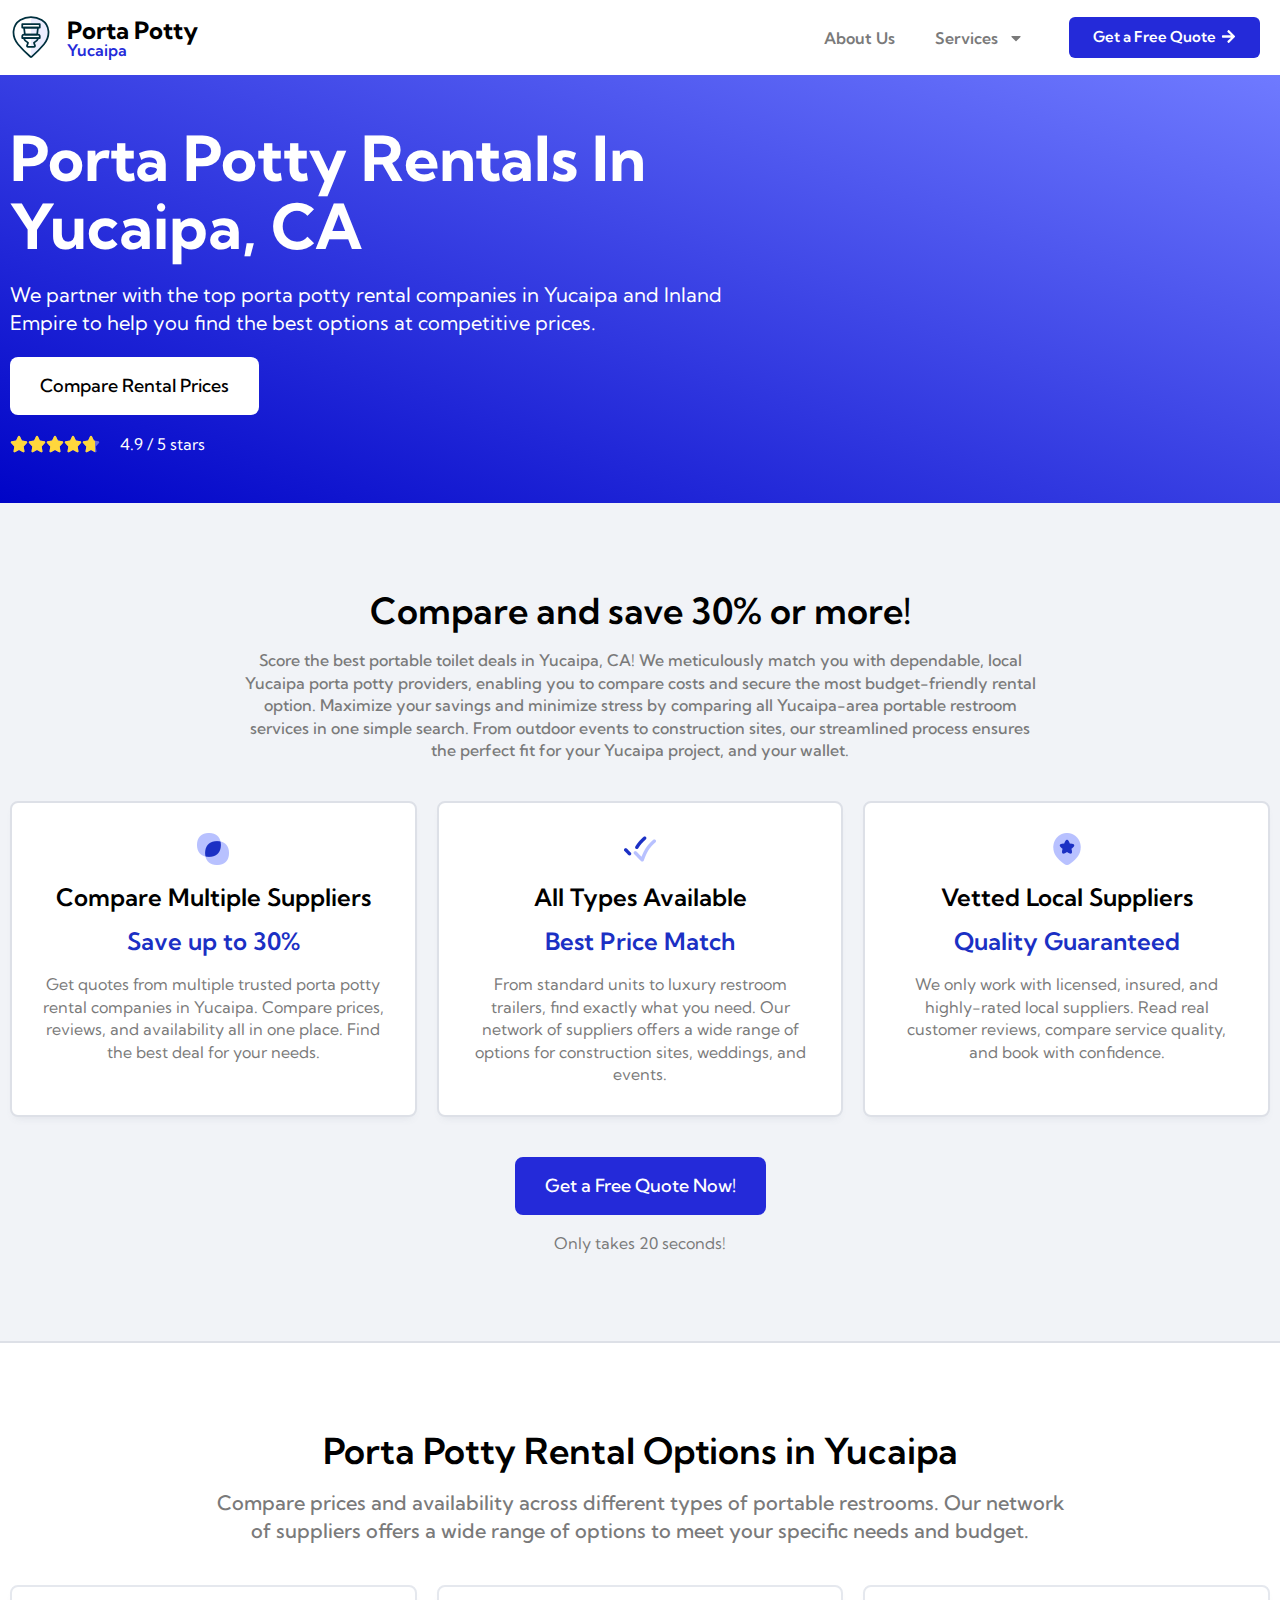
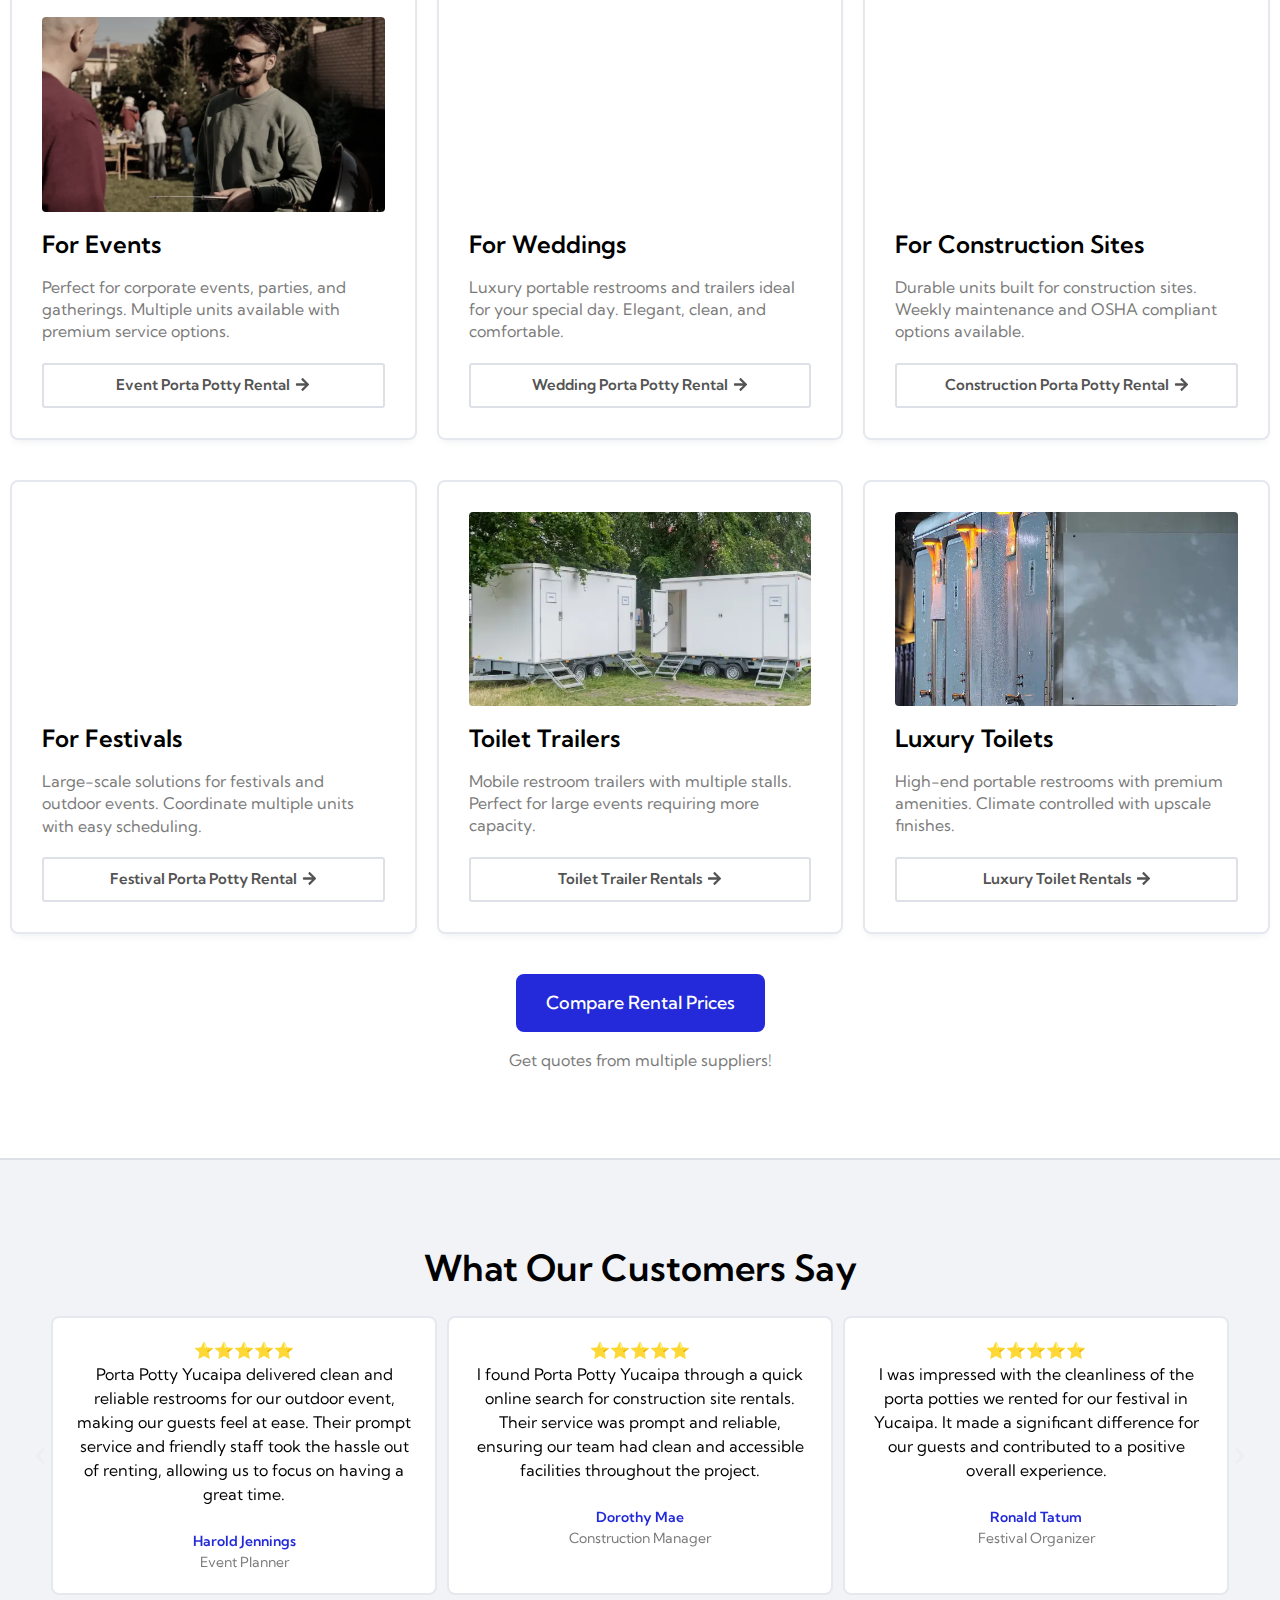
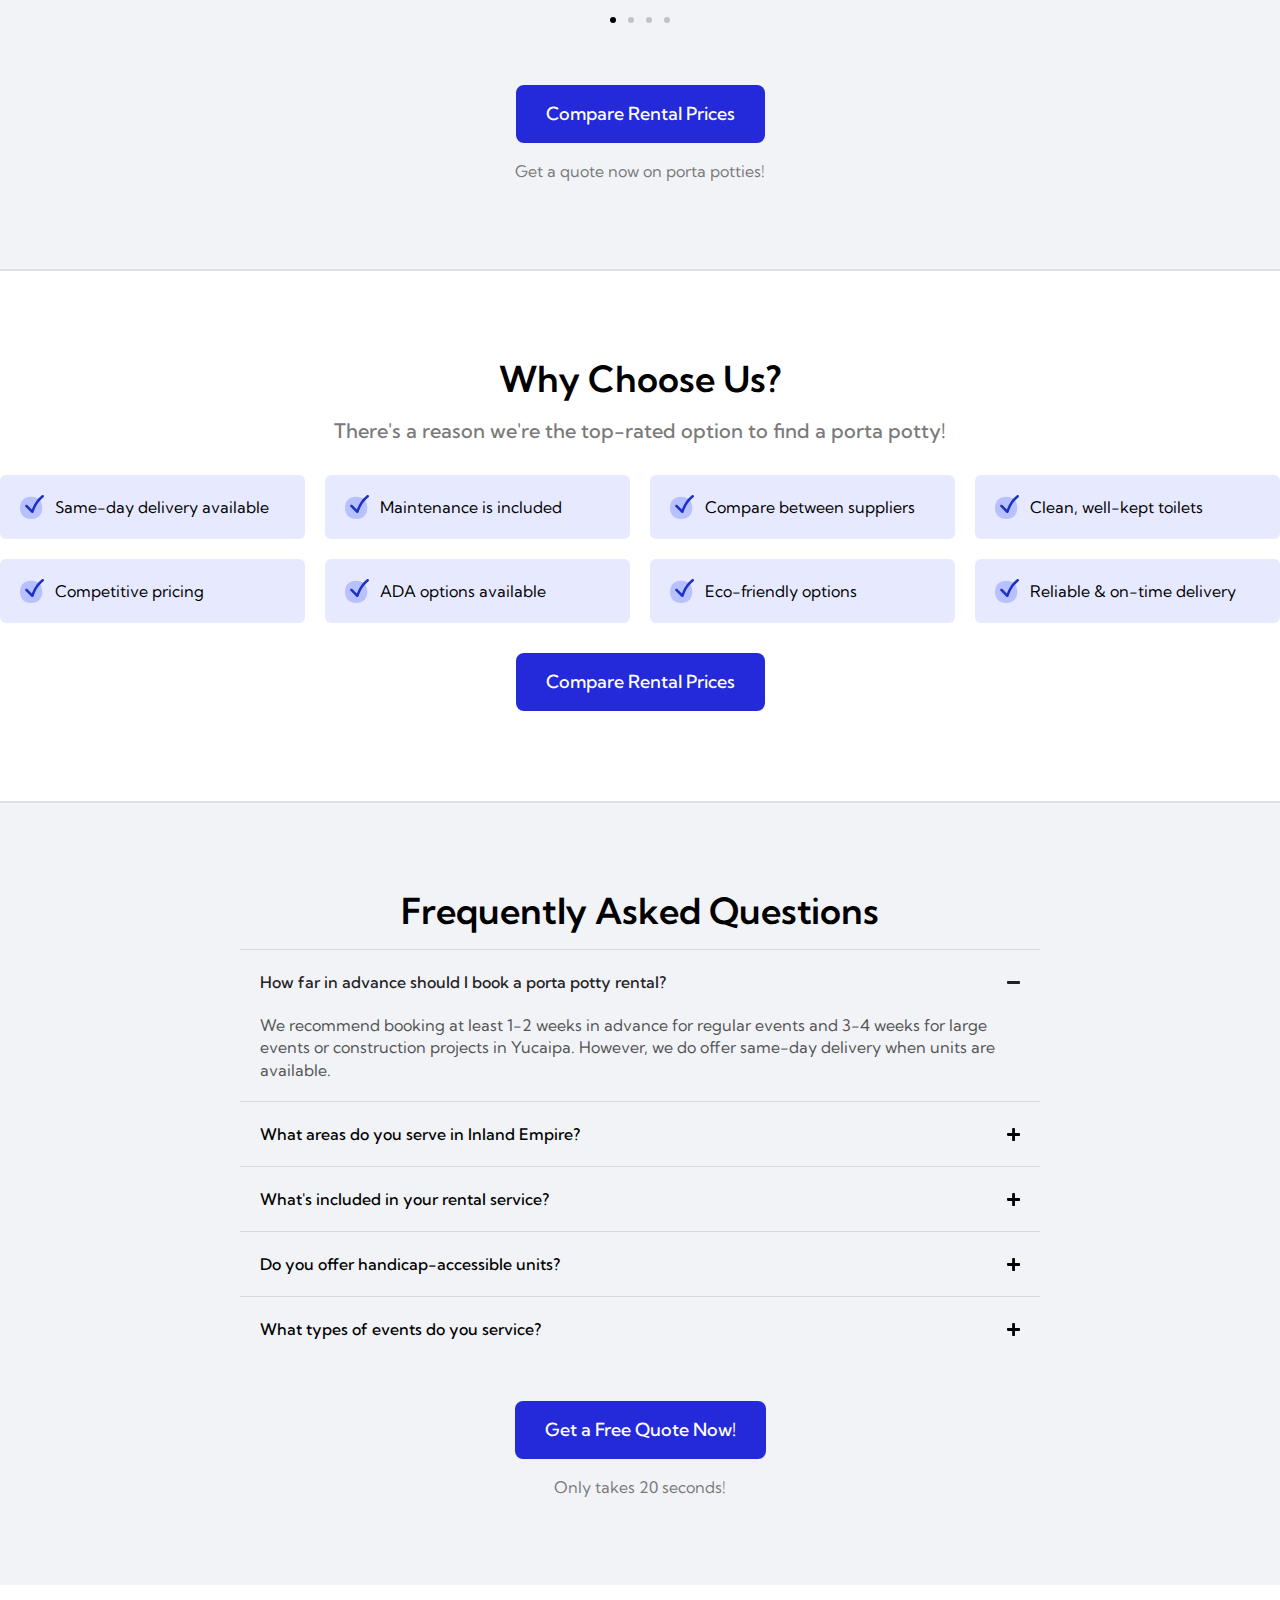
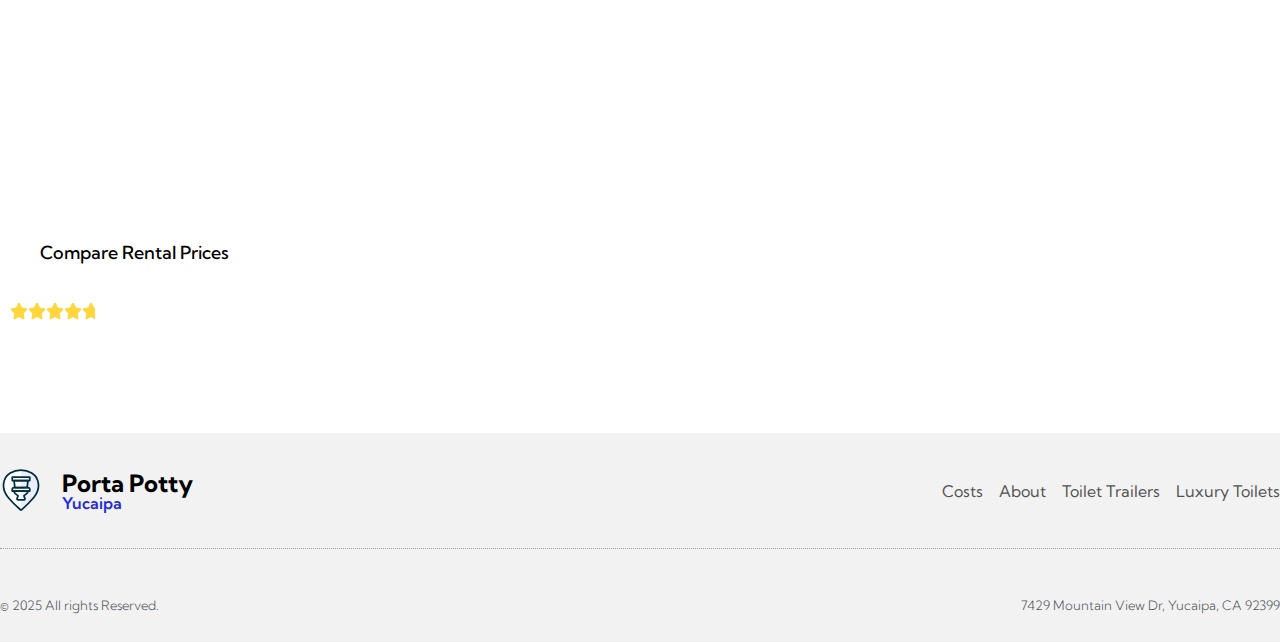
<file: index.html>
<!DOCTYPE html>
<html lang="en-US" prefix="og: https://ogp.me/ns#">
<head>
	<meta charset="UTF-8">
	<meta name="viewport" content="width=device-width, initial-scale=1">
	<link rel="profile" href="https://gmpg.org/xfn/11">
		<style>img:is([sizes="auto" i], [sizes^="auto," i]) { contain-intrinsic-size: 3000px 1500px }</style>
	
<!-- Search Engine Optimization by Rank Math - https://rankmath.com/ -->
<title>Porta Potty Rentals in Yucaipa, CA</title>
<meta name="description" content="We partner with the top porta potty rental companies in and to help you find the best options at competitive prices.">
<meta name="robots" content="follow, index, max-snippet:-1, max-video-preview:-1, max-image-preview:large">
<meta property="og:locale" content="en_US">
<meta property="og:type" content="website">
<meta property="og:title" content="Porta Potty Rentals in Yucaipa, CA">
<meta property="og:description" content="We partner with the top porta potty rental companies in and to help you find the best options at competitive prices.">
<meta property="og:site_name" content="Porta Potty Yucaipa">
<meta property="og:updated_time" content="2025-01-30T22:30:16+00:00">
<meta name="twitter:card" content="summary_large_image">
<meta name="twitter:title" content="Porta Potty Rentals in Yucaipa, CA">
<meta name="twitter:description" content="We partner with the top porta potty rental companies in and to help you find the best options at competitive prices.">
<meta name="twitter:label1" content="Time to read">
<meta name="twitter:data1" content="3 minutes">
<script type="application/ld+json" class="rank-math-schema">{"@context":"https://schema.org","@graph":[{"@type":"Organization","@id":"/#organization","name":"Porta Potty Yucaipa","logo":{"@type":"ImageObject","@id":"/#logo","url":"/wp-content/uploads/2025/01/Style-Three-Pin-Toilet-Streamline-Ultimate.svg","contentUrl":"/wp-content/uploads/2025/01/Style-Three-Pin-Toilet-Streamline-Ultimate.svg","caption":"Porta Potty Yucaipa","inLanguage":"en-US","width":"24","height":"24"}},{"@type":"WebSite","@id":"/#website","url":"","name":"Porta Potty Yucaipa","publisher":{"@id":"/#organization"},"inLanguage":"en-US","potentialAction":{"@type":"SearchAction","target":"/?s={search_term_string}","query-input":"required name=search_term_string"}},{"@type":"ImageObject","@id":"/wp-content/uploads/2025/01/compare-top-porta-potty-suppliers.png","url":"/wp-content/uploads/2025/01/compare-top-porta-potty-suppliers.png","width":"200","height":"200","inLanguage":"en-US"},{"@type":"WebPage","@id":"#webpage","name":"Porta Potty Rentals in Yucaipa, CA","datePublished":"2025-01-20T08:34:53+00:00","dateModified":"2025-01-30T22:30:16+00:00","about":{"@id":"/#organization"},"isPartOf":{"@id":"/#website"},"primaryImageOfPage":{"@id":"/wp-content/uploads/2025/01/compare-top-porta-potty-suppliers.png"},"inLanguage":"en-US"}]}</script>
<!-- /Rank Math WordPress SEO plugin -->

<link rel="alternate" type="application/rss+xml" title="Porta Potty Rentals in Yucaipa, CA &raquo; Feed" href="/feed/">
<link rel="alternate" type="application/rss+xml" title="Porta Potty Rentals in Yucaipa, CA &raquo; Comments Feed" href="/comments/feed/">
<script>
window._wpemojiSettings = {"baseUrl":"https:\/\/s.w.org\/images\/core\/emoji\/15.0.3\/72x72\/","ext":".png","svgUrl":"https:\/\/s.w.org\/images\/core\/emoji\/15.0.3\/svg\/","svgExt":".svg","source":{"concatemoji":"\/wp-includes\/js\/wp-emoji-release.min.js?ver=6.7.1"}};
/*! This file is auto-generated */
!function(i,n){var o,s,e;function c(e){try{var t={supportTests:e,timestamp:(new Date).valueOf()};sessionStorage.setItem(o,JSON.stringify(t))}catch(e){}}function p(e,t,n){e.clearRect(0,0,e.canvas.width,e.canvas.height),e.fillText(t,0,0);var t=new Uint32Array(e.getImageData(0,0,e.canvas.width,e.canvas.height).data),r=(e.clearRect(0,0,e.canvas.width,e.canvas.height),e.fillText(n,0,0),new Uint32Array(e.getImageData(0,0,e.canvas.width,e.canvas.height).data));return t.every(function(e,t){return e===r[t]})}function u(e,t,n){switch(t){case"flag":return n(e,"🏳️‍⚧️","🏳️​⚧️")?!1:!n(e,"🇺🇳","🇺​🇳")&&!n(e,"🏴󠁧󠁢󠁥󠁮󠁧󠁿","🏴​󠁧​󠁢​󠁥​󠁮​󠁧​󠁿");case"emoji":return!n(e,"🐦‍⬛","🐦​⬛")}return!1}function f(e,t,n){var r="undefined"!=typeof WorkerGlobalScope&&self instanceof WorkerGlobalScope?new OffscreenCanvas(300,150):i.createElement("canvas"),a=r.getContext("2d",{willReadFrequently:!0}),o=(a.textBaseline="top",a.font="600 32px Arial",{});return e.forEach(function(e){o[e]=t(a,e,n)}),o}function t(e){var t=i.createElement("script");t.src=e,t.defer=!0,i.head.appendChild(t)}"undefined"!=typeof Promise&&(o="wpEmojiSettingsSupports",s=["flag","emoji"],n.supports={everything:!0,everythingExceptFlag:!0},e=new Promise(function(e){i.addEventListener("DOMContentLoaded",e,{once:!0})}),new Promise(function(t){var n=function(){try{var e=JSON.parse(sessionStorage.getItem(o));if("object"==typeof e&&"number"==typeof e.timestamp&&(new Date).valueOf()<e.timestamp+604800&&"object"==typeof e.supportTests)return e.supportTests}catch(e){}return null}();if(!n){if("undefined"!=typeof Worker&&"undefined"!=typeof OffscreenCanvas&&"undefined"!=typeof URL&&URL.createObjectURL&&"undefined"!=typeof Blob)try{var e="postMessage("+f.toString()+"("+[JSON.stringify(s),u.toString(),p.toString()].join(",")+"));",r=new Blob([e],{type:"text/javascript"}),a=new Worker(URL.createObjectURL(r),{name:"wpTestEmojiSupports"});return void(a.onmessage=function(e){c(n=e.data),a.terminate(),t(n)})}catch(e){}c(n=f(s,u,p))}t(n)}).then(function(e){for(var t in e)n.supports[t]=e[t],n.supports.everything=n.supports.everything&&n.supports[t],"flag"!==t&&(n.supports.everythingExceptFlag=n.supports.everythingExceptFlag&&n.supports[t]);n.supports.everythingExceptFlag=n.supports.everythingExceptFlag&&!n.supports.flag,n.DOMReady=!1,n.readyCallback=function(){n.DOMReady=!0}}).then(function(){return e}).then(function(){var e;n.supports.everything||(n.readyCallback(),(e=n.source||{}).concatemoji?t(e.concatemoji):e.wpemoji&&e.twemoji&&(t(e.twemoji),t(e.wpemoji)))}))}((window,document),window._wpemojiSettings);
</script>
<style id="wp-emoji-styles-inline-css">img.wp-smiley, img.emoji {
		display: inline !important;
		border: none !important;
		box-shadow: none !important;
		height: 1em !important;
		width: 1em !important;
		margin: 0 0.07em !important;
		vertical-align: -0.1em !important;
		background: none !important;
		padding: 0 !important;
	}</style>
<style id="rank-math-toc-block-style-inline-css">.wp-block-rank-math-toc-block nav ol{counter-reset:item}.wp-block-rank-math-toc-block nav ol li{display:block}.wp-block-rank-math-toc-block nav ol li:before{content:counters(item, ".") ". ";counter-increment:item}</style>
<style id="rank-math-rich-snippet-style-inline-css">/*!
* Plugin:  Rank Math
* URL: https://rankmath.com/wordpress/plugin/seo-suite/
* Name:  rank-math-review-snippet.css
*/@-webkit-keyframes spin{0%{-webkit-transform:rotate(0deg)}100%{-webkit-transform:rotate(-360deg)}}@keyframes spin{0%{-webkit-transform:rotate(0deg)}100%{-webkit-transform:rotate(-360deg)}}@keyframes bounce{from{-webkit-transform:translateY(0px);transform:translateY(0px)}to{-webkit-transform:translateY(-5px);transform:translateY(-5px)}}@-webkit-keyframes bounce{from{-webkit-transform:translateY(0px);transform:translateY(0px)}to{-webkit-transform:translateY(-5px);transform:translateY(-5px)}}@-webkit-keyframes loading{0%{background-size:20% 50% ,20% 50% ,20% 50%}20%{background-size:20% 20% ,20% 50% ,20% 50%}40%{background-size:20% 100%,20% 20% ,20% 50%}60%{background-size:20% 50% ,20% 100%,20% 20%}80%{background-size:20% 50% ,20% 50% ,20% 100%}100%{background-size:20% 50% ,20% 50% ,20% 50%}}@keyframes loading{0%{background-size:20% 50% ,20% 50% ,20% 50%}20%{background-size:20% 20% ,20% 50% ,20% 50%}40%{background-size:20% 100%,20% 20% ,20% 50%}60%{background-size:20% 50% ,20% 100%,20% 20%}80%{background-size:20% 50% ,20% 50% ,20% 100%}100%{background-size:20% 50% ,20% 50% ,20% 50%}}:root{--rankmath-wp-adminbar-height: 0}#rank-math-rich-snippet-wrapper{overflow:hidden}#rank-math-rich-snippet-wrapper h5.rank-math-title{display:block;font-size:18px;line-height:1.4}#rank-math-rich-snippet-wrapper .rank-math-review-image{float:right;max-width:40%;margin-left:15px}#rank-math-rich-snippet-wrapper .rank-math-review-data{margin-bottom:15px}#rank-math-rich-snippet-wrapper .rank-math-total-wrapper{width:100%;padding:0 0 20px 0;float:left;clear:both;position:relative;-webkit-box-sizing:border-box;box-sizing:border-box}#rank-math-rich-snippet-wrapper .rank-math-total-wrapper .rank-math-total{border:0;display:block;margin:0;width:auto;float:left;text-align:left;padding:0;font-size:24px;line-height:1;font-weight:700;-webkit-box-sizing:border-box;box-sizing:border-box;overflow:hidden}#rank-math-rich-snippet-wrapper .rank-math-total-wrapper .rank-math-review-star{float:left;margin-left:15px;margin-top:5px;position:relative;z-index:99;line-height:1}#rank-math-rich-snippet-wrapper .rank-math-total-wrapper .rank-math-review-star .rank-math-review-result-wrapper{display:inline-block;white-space:nowrap;position:relative;color:#e7e7e7}#rank-math-rich-snippet-wrapper .rank-math-total-wrapper .rank-math-review-star .rank-math-review-result-wrapper .rank-math-review-result{position:absolute;top:0;left:0;overflow:hidden;white-space:nowrap;color:#ffbe01}#rank-math-rich-snippet-wrapper .rank-math-total-wrapper .rank-math-review-star .rank-math-review-result-wrapper i{font-size:18px;-webkit-text-stroke-width:1px;font-style:normal;padding:0 2px;line-height:inherit}#rank-math-rich-snippet-wrapper .rank-math-total-wrapper .rank-math-review-star .rank-math-review-result-wrapper i:before{content:"\2605"}body.rtl #rank-math-rich-snippet-wrapper .rank-math-review-image{float:left;margin-left:0;margin-right:15px}body.rtl #rank-math-rich-snippet-wrapper .rank-math-total-wrapper .rank-math-total{float:right}body.rtl #rank-math-rich-snippet-wrapper .rank-math-total-wrapper .rank-math-review-star{float:right;margin-left:0;margin-right:15px}body.rtl #rank-math-rich-snippet-wrapper .rank-math-total-wrapper .rank-math-review-star .rank-math-review-result{left:auto;right:0}@media screen and (max-width: 480px){#rank-math-rich-snippet-wrapper .rank-math-review-image{display:block;max-width:100%;width:100%;text-align:center;margin-right:0}#rank-math-rich-snippet-wrapper .rank-math-review-data{clear:both}}.clear{clear:both}</style>
<style id="global-styles-inline-css">:root{--wp--preset--aspect-ratio--square: 1;--wp--preset--aspect-ratio--4-3: 4/3;--wp--preset--aspect-ratio--3-4: 3/4;--wp--preset--aspect-ratio--3-2: 3/2;--wp--preset--aspect-ratio--2-3: 2/3;--wp--preset--aspect-ratio--16-9: 16/9;--wp--preset--aspect-ratio--9-16: 9/16;--wp--preset--color--black: #000000;--wp--preset--color--cyan-bluish-gray: #abb8c3;--wp--preset--color--white: #ffffff;--wp--preset--color--pale-pink: #f78da7;--wp--preset--color--vivid-red: #cf2e2e;--wp--preset--color--luminous-vivid-orange: #ff6900;--wp--preset--color--luminous-vivid-amber: #fcb900;--wp--preset--color--light-green-cyan: #7bdcb5;--wp--preset--color--vivid-green-cyan: #00d084;--wp--preset--color--pale-cyan-blue: #8ed1fc;--wp--preset--color--vivid-cyan-blue: #0693e3;--wp--preset--color--vivid-purple: #9b51e0;--wp--preset--gradient--vivid-cyan-blue-to-vivid-purple: linear-gradient(135deg,rgba(6,147,227,1) 0%,rgb(155,81,224) 100%);--wp--preset--gradient--light-green-cyan-to-vivid-green-cyan: linear-gradient(135deg,rgb(122,220,180) 0%,rgb(0,208,130) 100%);--wp--preset--gradient--luminous-vivid-amber-to-luminous-vivid-orange: linear-gradient(135deg,rgba(252,185,0,1) 0%,rgba(255,105,0,1) 100%);--wp--preset--gradient--luminous-vivid-orange-to-vivid-red: linear-gradient(135deg,rgba(255,105,0,1) 0%,rgb(207,46,46) 100%);--wp--preset--gradient--very-light-gray-to-cyan-bluish-gray: linear-gradient(135deg,rgb(238,238,238) 0%,rgb(169,184,195) 100%);--wp--preset--gradient--cool-to-warm-spectrum: linear-gradient(135deg,rgb(74,234,220) 0%,rgb(151,120,209) 20%,rgb(207,42,186) 40%,rgb(238,44,130) 60%,rgb(251,105,98) 80%,rgb(254,248,76) 100%);--wp--preset--gradient--blush-light-purple: linear-gradient(135deg,rgb(255,206,236) 0%,rgb(152,150,240) 100%);--wp--preset--gradient--blush-bordeaux: linear-gradient(135deg,rgb(254,205,165) 0%,rgb(254,45,45) 50%,rgb(107,0,62) 100%);--wp--preset--gradient--luminous-dusk: linear-gradient(135deg,rgb(255,203,112) 0%,rgb(199,81,192) 50%,rgb(65,88,208) 100%);--wp--preset--gradient--pale-ocean: linear-gradient(135deg,rgb(255,245,203) 0%,rgb(182,227,212) 50%,rgb(51,167,181) 100%);--wp--preset--gradient--electric-grass: linear-gradient(135deg,rgb(202,248,128) 0%,rgb(113,206,126) 100%);--wp--preset--gradient--midnight: linear-gradient(135deg,rgb(2,3,129) 0%,rgb(40,116,252) 100%);--wp--preset--font-size--small: 13px;--wp--preset--font-size--medium: 20px;--wp--preset--font-size--large: 36px;--wp--preset--font-size--x-large: 42px;--wp--preset--spacing--20: 0.44rem;--wp--preset--spacing--30: 0.67rem;--wp--preset--spacing--40: 1rem;--wp--preset--spacing--50: 1.5rem;--wp--preset--spacing--60: 2.25rem;--wp--preset--spacing--70: 3.38rem;--wp--preset--spacing--80: 5.06rem;--wp--preset--shadow--natural: 6px 6px 9px rgba(0, 0, 0, 0.2);--wp--preset--shadow--deep: 12px 12px 50px rgba(0, 0, 0, 0.4);--wp--preset--shadow--sharp: 6px 6px 0px rgba(0, 0, 0, 0.2);--wp--preset--shadow--outlined: 6px 6px 0px -3px rgba(255, 255, 255, 1), 6px 6px rgba(0, 0, 0, 1);--wp--preset--shadow--crisp: 6px 6px 0px rgba(0, 0, 0, 1);}:root { --wp--style--global--content-size: 800px;--wp--style--global--wide-size: 1200px; }:where(body) { margin: 0; }.wp-site-blocks > .alignleft { float: left; margin-right: 2em; }.wp-site-blocks > .alignright { float: right; margin-left: 2em; }.wp-site-blocks > .aligncenter { justify-content: center; margin-left: auto; margin-right: auto; }:where(.wp-site-blocks) > * { margin-block-start: 24px; margin-block-end: 0; }:where(.wp-site-blocks) > :first-child { margin-block-start: 0; }:where(.wp-site-blocks) > :last-child { margin-block-end: 0; }:root { --wp--style--block-gap: 24px; }:root :where(.is-layout-flow) > :first-child{margin-block-start: 0;}:root :where(.is-layout-flow) > :last-child{margin-block-end: 0;}:root :where(.is-layout-flow) > *{margin-block-start: 24px;margin-block-end: 0;}:root :where(.is-layout-constrained) > :first-child{margin-block-start: 0;}:root :where(.is-layout-constrained) > :last-child{margin-block-end: 0;}:root :where(.is-layout-constrained) > *{margin-block-start: 24px;margin-block-end: 0;}:root :where(.is-layout-flex){gap: 24px;}:root :where(.is-layout-grid){gap: 24px;}.is-layout-flow > .alignleft{float: left;margin-inline-start: 0;margin-inline-end: 2em;}.is-layout-flow > .alignright{float: right;margin-inline-start: 2em;margin-inline-end: 0;}.is-layout-flow > .aligncenter{margin-left: auto !important;margin-right: auto !important;}.is-layout-constrained > .alignleft{float: left;margin-inline-start: 0;margin-inline-end: 2em;}.is-layout-constrained > .alignright{float: right;margin-inline-start: 2em;margin-inline-end: 0;}.is-layout-constrained > .aligncenter{margin-left: auto !important;margin-right: auto !important;}.is-layout-constrained > :where(:not(.alignleft):not(.alignright):not(.alignfull)){max-width: var(--wp--style--global--content-size);margin-left: auto !important;margin-right: auto !important;}.is-layout-constrained > .alignwide{max-width: var(--wp--style--global--wide-size);}body .is-layout-flex{display: flex;}.is-layout-flex{flex-wrap: wrap;align-items: center;}.is-layout-flex > :is(*, div){margin: 0;}body .is-layout-grid{display: grid;}.is-layout-grid > :is(*, div){margin: 0;}body{padding-top: 0px;padding-right: 0px;padding-bottom: 0px;padding-left: 0px;}a:where(:not(.wp-element-button)){text-decoration: underline;}:root :where(.wp-element-button, .wp-block-button__link){background-color: #32373c;border-width: 0;color: #fff;font-family: inherit;font-size: inherit;line-height: inherit;padding: calc(0.667em + 2px) calc(1.333em + 2px);text-decoration: none;}.has-black-color{color: var(--wp--preset--color--black) !important;}.has-cyan-bluish-gray-color{color: var(--wp--preset--color--cyan-bluish-gray) !important;}.has-white-color{color: var(--wp--preset--color--white) !important;}.has-pale-pink-color{color: var(--wp--preset--color--pale-pink) !important;}.has-vivid-red-color{color: var(--wp--preset--color--vivid-red) !important;}.has-luminous-vivid-orange-color{color: var(--wp--preset--color--luminous-vivid-orange) !important;}.has-luminous-vivid-amber-color{color: var(--wp--preset--color--luminous-vivid-amber) !important;}.has-light-green-cyan-color{color: var(--wp--preset--color--light-green-cyan) !important;}.has-vivid-green-cyan-color{color: var(--wp--preset--color--vivid-green-cyan) !important;}.has-pale-cyan-blue-color{color: var(--wp--preset--color--pale-cyan-blue) !important;}.has-vivid-cyan-blue-color{color: var(--wp--preset--color--vivid-cyan-blue) !important;}.has-vivid-purple-color{color: var(--wp--preset--color--vivid-purple) !important;}.has-black-background-color{background-color: var(--wp--preset--color--black) !important;}.has-cyan-bluish-gray-background-color{background-color: var(--wp--preset--color--cyan-bluish-gray) !important;}.has-white-background-color{background-color: var(--wp--preset--color--white) !important;}.has-pale-pink-background-color{background-color: var(--wp--preset--color--pale-pink) !important;}.has-vivid-red-background-color{background-color: var(--wp--preset--color--vivid-red) !important;}.has-luminous-vivid-orange-background-color{background-color: var(--wp--preset--color--luminous-vivid-orange) !important;}.has-luminous-vivid-amber-background-color{background-color: var(--wp--preset--color--luminous-vivid-amber) !important;}.has-light-green-cyan-background-color{background-color: var(--wp--preset--color--light-green-cyan) !important;}.has-vivid-green-cyan-background-color{background-color: var(--wp--preset--color--vivid-green-cyan) !important;}.has-pale-cyan-blue-background-color{background-color: var(--wp--preset--color--pale-cyan-blue) !important;}.has-vivid-cyan-blue-background-color{background-color: var(--wp--preset--color--vivid-cyan-blue) !important;}.has-vivid-purple-background-color{background-color: var(--wp--preset--color--vivid-purple) !important;}.has-black-border-color{border-color: var(--wp--preset--color--black) !important;}.has-cyan-bluish-gray-border-color{border-color: var(--wp--preset--color--cyan-bluish-gray) !important;}.has-white-border-color{border-color: var(--wp--preset--color--white) !important;}.has-pale-pink-border-color{border-color: var(--wp--preset--color--pale-pink) !important;}.has-vivid-red-border-color{border-color: var(--wp--preset--color--vivid-red) !important;}.has-luminous-vivid-orange-border-color{border-color: var(--wp--preset--color--luminous-vivid-orange) !important;}.has-luminous-vivid-amber-border-color{border-color: var(--wp--preset--color--luminous-vivid-amber) !important;}.has-light-green-cyan-border-color{border-color: var(--wp--preset--color--light-green-cyan) !important;}.has-vivid-green-cyan-border-color{border-color: var(--wp--preset--color--vivid-green-cyan) !important;}.has-pale-cyan-blue-border-color{border-color: var(--wp--preset--color--pale-cyan-blue) !important;}.has-vivid-cyan-blue-border-color{border-color: var(--wp--preset--color--vivid-cyan-blue) !important;}.has-vivid-purple-border-color{border-color: var(--wp--preset--color--vivid-purple) !important;}.has-vivid-cyan-blue-to-vivid-purple-gradient-background{background: var(--wp--preset--gradient--vivid-cyan-blue-to-vivid-purple) !important;}.has-light-green-cyan-to-vivid-green-cyan-gradient-background{background: var(--wp--preset--gradient--light-green-cyan-to-vivid-green-cyan) !important;}.has-luminous-vivid-amber-to-luminous-vivid-orange-gradient-background{background: var(--wp--preset--gradient--luminous-vivid-amber-to-luminous-vivid-orange) !important;}.has-luminous-vivid-orange-to-vivid-red-gradient-background{background: var(--wp--preset--gradient--luminous-vivid-orange-to-vivid-red) !important;}.has-very-light-gray-to-cyan-bluish-gray-gradient-background{background: var(--wp--preset--gradient--very-light-gray-to-cyan-bluish-gray) !important;}.has-cool-to-warm-spectrum-gradient-background{background: var(--wp--preset--gradient--cool-to-warm-spectrum) !important;}.has-blush-light-purple-gradient-background{background: var(--wp--preset--gradient--blush-light-purple) !important;}.has-blush-bordeaux-gradient-background{background: var(--wp--preset--gradient--blush-bordeaux) !important;}.has-luminous-dusk-gradient-background{background: var(--wp--preset--gradient--luminous-dusk) !important;}.has-pale-ocean-gradient-background{background: var(--wp--preset--gradient--pale-ocean) !important;}.has-electric-grass-gradient-background{background: var(--wp--preset--gradient--electric-grass) !important;}.has-midnight-gradient-background{background: var(--wp--preset--gradient--midnight) !important;}.has-small-font-size{font-size: var(--wp--preset--font-size--small) !important;}.has-medium-font-size{font-size: var(--wp--preset--font-size--medium) !important;}.has-large-font-size{font-size: var(--wp--preset--font-size--large) !important;}.has-x-large-font-size{font-size: var(--wp--preset--font-size--x-large) !important;}
:root :where(.wp-block-pullquote){font-size: 1.5em;line-height: 1.6;}</style>
<link rel="stylesheet" id="hello-elementor-css" href="/wp-content/themes/hello-elementor/style.min.css?ver=3.2.1" media="all">
<link rel="stylesheet" id="hello-elementor-theme-style-css" href="/wp-content/themes/hello-elementor/theme.min.css?ver=3.2.1" media="all">
<link rel="stylesheet" id="hello-elementor-header-footer-css" href="/wp-content/themes/hello-elementor/header-footer.min.css?ver=3.2.1" media="all">
<link rel="stylesheet" id="elementor-frontend-css" href="/wp-content/plugins/elementor/assets/css/frontend.min.css?ver=3.26.5" media="all">
<link rel="stylesheet" id="elementor-post-7-css" href="/wp-content/uploads/elementor/css/post-7.css?ver=1738264329" media="all">
<link rel="stylesheet" id="widget-heading-css" href="/wp-content/plugins/elementor/assets/css/widget-heading.min.css?ver=3.26.5" media="all">
<link rel="stylesheet" id="widget-nav-menu-css" href="/wp-content/plugins/elementor-pro/assets/css/widget-nav-menu.min.css?ver=3.26.3" media="all">
<link rel="stylesheet" id="widget-icon-list-css" href="/wp-content/plugins/elementor/assets/css/widget-icon-list.min.css?ver=3.26.5" media="all">
<link rel="stylesheet" id="widget-rating-css" href="/wp-content/plugins/elementor/assets/css/widget-rating.min.css?ver=3.26.5" media="all">
<link rel="stylesheet" id="widget-image-css" href="/wp-content/plugins/elementor/assets/css/widget-image.min.css?ver=3.26.5" media="all">
<link rel="stylesheet" id="swiper-css" href="/wp-content/plugins/elementor/assets/lib/swiper/v8/css/swiper.min.css?ver=8.4.5" media="all">
<link rel="stylesheet" id="e-swiper-css" href="/wp-content/plugins/elementor/assets/css/conditionals/e-swiper.min.css?ver=3.26.5" media="all">
<link rel="stylesheet" id="widget-testimonial-carousel-css" href="/wp-content/plugins/elementor-pro/assets/css/widget-testimonial-carousel.min.css?ver=3.26.3" media="all">
<link rel="stylesheet" id="widget-carousel-module-base-css" href="/wp-content/plugins/elementor-pro/assets/css/widget-carousel-module-base.min.css?ver=3.26.3" media="all">
<link rel="stylesheet" id="widget-nested-accordion-css" href="/wp-content/plugins/elementor/assets/css/widget-nested-accordion.min.css?ver=3.26.5" media="all">
<link rel="stylesheet" id="elementor-post-10-css" href="/wp-content/uploads/elementor/css/post-10.css?ver=1738276471" media="all">
<link rel="stylesheet" id="elementor-post-30-css" href="/wp-content/uploads/elementor/css/post-30.css?ver=1738264329" media="all">
<link rel="stylesheet" id="elementor-post-296-css" href="/wp-content/uploads/elementor/css/post-296.css?ver=1738264329" media="all">
<link rel="stylesheet" id="google-fonts-1-css" href="https://fonts.googleapis.com/css?family=Kumbh+Sans%3A100%2C100italic%2C200%2C200italic%2C300%2C300italic%2C400%2C400italic%2C500%2C500italic%2C600%2C600italic%2C700%2C700italic%2C800%2C800italic%2C900%2C900italic&#038;display=swap&#038;ver=6.7.1" media="all">
<link rel="preconnect" href="https://fonts.gstatic.com/" crossorigin>
<script id="breeze-prefetch-js-extra">var breeze_prefetch = {"local_url":"","ignore_remote_prefetch":"1","ignore_list":["wp-admin","wp-login.php"]};</script>
<script src="/wp-content/plugins/breeze/assets/js/js-front-end/breeze-prefetch-links.min.js?ver=2.2.1" id="breeze-prefetch-js"></script>
<script src="/wp-includes/js/jquery/jquery.min.js?ver=3.7.1" id="jquery-core-js"></script>
<script src="/wp-includes/js/jquery/jquery-migrate.min.js?ver=3.4.1" id="jquery-migrate-js"></script>
<link rel="https://api.w.org/" href="/wp-json/">
<link rel="alternate" title="JSON" type="application/json" href="/wp-json/wp/v2/pages/10">
<link rel="EditURI" type="application/rsd+xml" title="RSD" href="/xmlrpc.php?rsd">
<meta name="generator" content="WordPress 6.7.1">
<link rel="shortlink" href="/">
<link rel="alternate" title="oEmbed (JSON)" type="application/json+oembed" href="/wp-json/oembed/1.0/embed?url=https%3A%2F%2F%2F">
<link rel="alternate" title="oEmbed (XML)" type="text/xml+oembed" href="/wp-json/oembed/1.0/embed?url=https%3A%2F%2F%2F#038;format=xml">
<script async defer src="https://app.visitortracking.com/assets/js/tracer.js"></script>
<script>function init_tracer() { 
   var tracer = new Tracer({  
   websiteId : "fb5f4196-71fc-4065-b823-f34758675cf7",  
   async : true, 
   debug : false }); 
 }</script>
<style>/* CSS added by Hide Metadata Plugin */

.entry-meta .byline:before,
			.entry-header .entry-meta span.byline:before,
			.entry-meta .byline:after,
			.entry-header .entry-meta span.byline:after,
			.single .byline, .group-blog .byline,
			.entry-meta .byline,
			.entry-header .entry-meta > span.byline,
			.entry-meta .author.vcard  {
				content: '';
				display: none;
				margin: 0;
			}</style>
<meta name="generator" content="Elementor 3.26.5; features: e_font_icon_svg, additional_custom_breakpoints, e_element_cache; settings: css_print_method-external, google_font-enabled, font_display-swap">
			<style>.e-con.e-parent:nth-of-type(n+4):not(.e-lazyloaded):not(.e-no-lazyload),
				.e-con.e-parent:nth-of-type(n+4):not(.e-lazyloaded):not(.e-no-lazyload) * {
					background-image: none !important;
				}
				@media screen and (max-height: 1024px) {
					.e-con.e-parent:nth-of-type(n+3):not(.e-lazyloaded):not(.e-no-lazyload),
					.e-con.e-parent:nth-of-type(n+3):not(.e-lazyloaded):not(.e-no-lazyload) * {
						background-image: none !important;
					}
				}
				@media screen and (max-height: 640px) {
					.e-con.e-parent:nth-of-type(n+2):not(.e-lazyloaded):not(.e-no-lazyload),
					.e-con.e-parent:nth-of-type(n+2):not(.e-lazyloaded):not(.e-no-lazyload) * {
						background-image: none !important;
					}
				}</style>
			<link rel="icon" href="/wp-content/uploads/2025/01/Style-Three-Pin-Toilet-Streamline-Ultimate.svg" sizes="32x32">
<link rel="icon" href="/wp-content/uploads/2025/01/Style-Three-Pin-Toilet-Streamline-Ultimate.svg" sizes="192x192">
<link rel="apple-touch-icon" href="/wp-content/uploads/2025/01/Style-Three-Pin-Toilet-Streamline-Ultimate.svg">
<meta name="msapplication-TileImage" content="/wp-content/uploads/2025/01/Style-Three-Pin-Toilet-Streamline-Ultimate.svg">
</head>
<body class="home page-template page-template-elementor_header_footer page page-id-10 wp-embed-responsive elementor-default elementor-template-full-width elementor-kit-7 elementor-page elementor-page-10">


<a class="skip-link screen-reader-text" href="#content">Skip to content</a>

		<div data-elementor-type="header" data-elementor-id="30" class="elementor elementor-30 elementor-location-header" data-elementor-post-type="elementor_library">
			<div class="elementor-element elementor-element-f73ef7e e-flex e-con-boxed e-con e-parent" data-id="f73ef7e" data-element_type="container">
					<div class="e-con-inner">
				<div class="elementor-element elementor-element-a63eb3f elementor-view-default elementor-widget elementor-widget-icon" data-id="a63eb3f" data-element_type="widget" data-widget_type="icon.default">
				<div class="elementor-widget-container">
							<div class="elementor-icon-wrapper">
			<a class="elementor-icon" href="/">
			<svg xmlns="http://www.w3.org/2000/svg" viewbox="0 0 24 24" id="Style-Three-Pin-Toilet--Streamline-Ultimate" height="24" width="24"><desc>Style Three Pin Toilet Streamline Icon: https://streamlinehq.com</desc><defs></defs><title>style-three-pin-toilet</title>
<path d="M12 0.574a11.38 11.38 0 0 1 6.112 1.77c4.75 3.011 5.1 9.23 1.315 13.777a59.3 59.3 0 0 1 -7.106 7.188 0.5 0.5 0 0 1 -0.642 0 59.333 59.333 0 0 1 -7.106 -7.189C0.789 11.574 1.138 5.355 5.888 2.344A11.38 11.38 0 0 1 12 0.574Z" fill="#ecedff" stroke-width="1"></path><path d="M12 0.574a11.38 11.38 0 0 0 -6.112 1.77c-4.75 3.011 -5.1 9.23 -1.315 13.777a59.333 59.333 0 0 0 7.106 7.189 0.5 0.5 0 0 0 0.321 0.116Z" fill="#ffffff" stroke-width="1"></path><path d="M12 0.574a11.38 11.38 0 0 1 6.112 1.77c4.75 3.011 5.1 9.23 1.315 13.777a59.333 59.333 0 0 1 -7.106 7.189 0.5 0.5 0 0 1 -0.642 0 59.3 59.3 0 0 1 -7.106 -7.188C0.789 11.574 1.138 5.355 5.888 2.344A11.38 11.38 0 0 1 12 0.574Z" stroke="#00303e" stroke-linecap="round" stroke-linejoin="round" fill="none" stroke-width="1"></path><path d="M7.756 12.575a4.514 4.514 0 0 0 2.574 2.679l-0.591 1.652a0.5 0.5 0 0 0 0.471 0.669h3.58a0.5 0.5 0 0 0 0.471 -0.669l-0.591 -1.652a4.514 4.514 0 0 0 2.574 -2.679Z" fill="#ecedff" stroke-width="1"></path><path d="m16 6.575 -0.5 4 -7 0 -0.5 -4 8 0z" fill="#ecedff" stroke-width="1"></path><path d="m12 6.575 -4 0 0.5 4 3.5 0 0 -4z" fill="#ffffff" stroke-width="1"></path><path d="M12 12.575H7.756a4.514 4.514 0 0 0 2.574 2.679l-0.591 1.652a0.5 0.5 0 0 0 0.471 0.669H12Z" fill="#ffffff" stroke-width="1"></path><path d="M7 4.575h10v2H7Z" stroke="#00303e" stroke-linecap="round" stroke-linejoin="round" fill="#ffffff" stroke-width="1"></path><path d="M17 12.575H7v-1a1 1 0 0 1 1 -1h8a1 1 0 0 1 1 1Z" stroke="#00303e" stroke-linecap="round" stroke-linejoin="round" fill="#ffffff" stroke-width="1"></path><path d="m16 6.575 -0.5 4 -7 0 -0.5 -4 8 0z" stroke="#00303e" stroke-linecap="round" stroke-linejoin="round" fill="none" stroke-width="1"></path><path d="M7.756 12.575a4.514 4.514 0 0 0 2.574 2.679l-0.591 1.652a0.5 0.5 0 0 0 0.471 0.669h3.58a0.5 0.5 0 0 0 0.471 -0.669l-0.591 -1.652a4.514 4.514 0 0 0 2.574 -2.679Z" stroke="#00303e" stroke-linecap="round" stroke-linejoin="round" fill="none" stroke-width="1"></path></svg>			</a>
		</div>
						</div>
				</div>
		<div class="elementor-element elementor-element-ba65266 e-con-full e-flex e-con e-child" data-id="ba65266" data-element_type="container">
				<div class="elementor-element elementor-element-674d6a9 elementor-widget elementor-widget-heading" data-id="674d6a9" data-element_type="widget" data-widget_type="heading.default">
				<div class="elementor-widget-container">
					<h2 class="elementor-heading-title elementor-size-default"><a href="/">Porta Potty</a></h2>				</div>
				</div>
				<div class="elementor-element elementor-element-1249a41 elementor-widget elementor-widget-heading" data-id="1249a41" data-element_type="widget" data-widget_type="heading.default">
				<div class="elementor-widget-container">
					<h2 class="elementor-heading-title elementor-size-default"><a href="/">Yucaipa</a></h2>				</div>
				</div>
				</div>
				<div class="elementor-element elementor-element-3896754 elementor-nav-menu__align-end elementor-nav-menu--stretch elementor-widget-mobile__width-initial elementor-nav-menu--dropdown-tablet elementor-nav-menu__text-align-aside elementor-nav-menu--toggle elementor-nav-menu--burger elementor-widget elementor-widget-nav-menu" data-id="3896754" data-element_type="widget" data-settings="{&quot;full_width&quot;:&quot;stretch&quot;,&quot;layout&quot;:&quot;horizontal&quot;,&quot;submenu_icon&quot;:{&quot;value&quot;:&quot;&lt;svg class=\&quot;e-font-icon-svg e-fas-caret-down\&quot; viewBox=\&quot;0 0 320 512\&quot; xmlns=\&quot;http:\/\/www.w3.org\/2000\/svg\&quot;&gt;&lt;path d=\&quot;M31.3 192h257.3c17.8 0 26.7 21.5 14.1 34.1L174.1 354.8c-7.8 7.8-20.5 7.8-28.3 0L17.2 226.1C4.6 213.5 13.5 192 31.3 192z\&quot;&gt;&lt;\/path&gt;&lt;\/svg&gt;&quot;,&quot;library&quot;:&quot;fa-solid&quot;},&quot;toggle&quot;:&quot;burger&quot;}" data-widget_type="nav-menu.default">
				<div class="elementor-widget-container">
								<nav aria-label="Menu" class="elementor-nav-menu--main elementor-nav-menu__container elementor-nav-menu--layout-horizontal e--pointer-underline e--animation-fade">
				<ul id="menu-1-3896754" class="elementor-nav-menu">
<li class="menu-item menu-item-type-post_type menu-item-object-page menu-item-283"><a href="/about-us/" class="elementor-item">About Us</a></li>
<li class="menu-item menu-item-type-custom menu-item-object-custom menu-item-has-children menu-item-284">
<a href="#" class="elementor-item elementor-item-anchor">Services</a>
<ul class="sub-menu elementor-nav-menu--dropdown">
	<li class="menu-item menu-item-type-post_type menu-item-object-page menu-item-277"><a href="/luxury-toilets/" class="elementor-sub-item">Luxury Toilets</a></li>
	<li class="menu-item menu-item-type-post_type menu-item-object-page menu-item-278"><a href="/toilet-trailers/" class="elementor-sub-item">Toilet Trailers</a></li>
	<li class="menu-item menu-item-type-post_type menu-item-object-page menu-item-279"><a href="/festivals/" class="elementor-sub-item">For Festivals</a></li>
	<li class="menu-item menu-item-type-post_type menu-item-object-page menu-item-280"><a href="/construction/" class="elementor-sub-item">For Construction Sites</a></li>
	<li class="menu-item menu-item-type-post_type menu-item-object-page menu-item-281"><a href="/events/" class="elementor-sub-item">For Events</a></li>
	<li class="menu-item menu-item-type-post_type menu-item-object-page menu-item-282"><a href="/weddings/" class="elementor-sub-item">For Weddings</a></li>
</ul>
</li>
</ul>			</nav>
					<div class="elementor-menu-toggle" role="button" tabindex="0" aria-label="Menu Toggle" aria-expanded="false">
			<svg aria-hidden="true" role="presentation" class="elementor-menu-toggle__icon--open e-font-icon-svg e-eicon-menu-bar" viewbox="0 0 1000 1000" xmlns="http://www.w3.org/2000/svg"><path d="M104 333H896C929 333 958 304 958 271S929 208 896 208H104C71 208 42 237 42 271S71 333 104 333ZM104 583H896C929 583 958 554 958 521S929 458 896 458H104C71 458 42 487 42 521S71 583 104 583ZM104 833H896C929 833 958 804 958 771S929 708 896 708H104C71 708 42 737 42 771S71 833 104 833Z"></path></svg><svg aria-hidden="true" role="presentation" class="elementor-menu-toggle__icon--close e-font-icon-svg e-eicon-close" viewbox="0 0 1000 1000" xmlns="http://www.w3.org/2000/svg"><path d="M742 167L500 408 258 167C246 154 233 150 217 150 196 150 179 158 167 167 154 179 150 196 150 212 150 229 154 242 171 254L408 500 167 742C138 771 138 800 167 829 196 858 225 858 254 829L496 587 738 829C750 842 767 846 783 846 800 846 817 842 829 829 842 817 846 804 846 783 846 767 842 750 829 737L588 500 833 258C863 229 863 200 833 171 804 137 775 137 742 167Z"></path></svg>		</div>
					<nav class="elementor-nav-menu--dropdown elementor-nav-menu__container" aria-hidden="true">
				<ul id="menu-2-3896754" class="elementor-nav-menu">
<li class="menu-item menu-item-type-post_type menu-item-object-page menu-item-283"><a href="/about-us/" class="elementor-item" tabindex="-1">About Us</a></li>
<li class="menu-item menu-item-type-custom menu-item-object-custom menu-item-has-children menu-item-284">
<a href="#" class="elementor-item elementor-item-anchor" tabindex="-1">Services</a>
<ul class="sub-menu elementor-nav-menu--dropdown">
	<li class="menu-item menu-item-type-post_type menu-item-object-page menu-item-277"><a href="/luxury-toilets/" class="elementor-sub-item" tabindex="-1">Luxury Toilets</a></li>
	<li class="menu-item menu-item-type-post_type menu-item-object-page menu-item-278"><a href="/toilet-trailers/" class="elementor-sub-item" tabindex="-1">Toilet Trailers</a></li>
	<li class="menu-item menu-item-type-post_type menu-item-object-page menu-item-279"><a href="/festivals/" class="elementor-sub-item" tabindex="-1">For Festivals</a></li>
	<li class="menu-item menu-item-type-post_type menu-item-object-page menu-item-280"><a href="/construction/" class="elementor-sub-item" tabindex="-1">For Construction Sites</a></li>
	<li class="menu-item menu-item-type-post_type menu-item-object-page menu-item-281"><a href="/events/" class="elementor-sub-item" tabindex="-1">For Events</a></li>
	<li class="menu-item menu-item-type-post_type menu-item-object-page menu-item-282"><a href="/weddings/" class="elementor-sub-item" tabindex="-1">For Weddings</a></li>
</ul>
</li>
</ul>			</nav>
						</div>
				</div>
				<div class="elementor-element elementor-element-b2e0b07 elementor-hidden-mobile elementor-widget elementor-widget-button" data-id="b2e0b07" data-element_type="widget" data-widget_type="button.default">
				<div class="elementor-widget-container">
									<div class="elementor-button-wrapper">
					<a class="elementor-button elementor-button-link elementor-size-sm" href="/quote/">
						<span class="elementor-button-content-wrapper">
						<span class="elementor-button-icon">
				<svg aria-hidden="true" class="e-font-icon-svg e-fas-arrow-right" viewbox="0 0 448 512" xmlns="http://www.w3.org/2000/svg"><path d="M190.5 66.9l22.2-22.2c9.4-9.4 24.6-9.4 33.9 0L441 239c9.4 9.4 9.4 24.6 0 33.9L246.6 467.3c-9.4 9.4-24.6 9.4-33.9 0l-22.2-22.2c-9.5-9.5-9.3-25 .4-34.3L311.4 296H24c-13.3 0-24-10.7-24-24v-32c0-13.3 10.7-24 24-24h287.4L190.9 101.2c-9.8-9.3-10-24.8-.4-34.3z"></path></svg>			</span>
									<span class="elementor-button-text">Get a Free Quote</span>
					</span>
					</a>
				</div>
								</div>
				</div>
					</div>
				</div>
				</div>
				<div data-elementor-type="wp-post" data-elementor-id="10" class="elementor elementor-10" data-elementor-post-type="page">
				<div class="elementor-element elementor-element-0808b4e e-flex e-con-boxed e-con e-parent" data-id="0808b4e" data-element_type="container" data-settings="{&quot;background_background&quot;:&quot;gradient&quot;}">
					<div class="e-con-inner">
		<div class="elementor-element elementor-element-5a7e830 e-con-full e-flex e-con e-child" data-id="5a7e830" data-element_type="container">
				<div class="elementor-element elementor-element-fc4bea4 elementor-widget elementor-widget-heading" data-id="fc4bea4" data-element_type="widget" data-widget_type="heading.default">
				<div class="elementor-widget-container">
					<h1 class="elementor-heading-title elementor-size-default">Porta Potty Rentals in Yucaipa, CA</h1>				</div>
				</div>
				<div class="elementor-element elementor-element-8a54396 elementor-widget elementor-widget-heading" data-id="8a54396" data-element_type="widget" data-widget_type="heading.default">
				<div class="elementor-widget-container">
					<p class="elementor-heading-title elementor-size-default">We partner with the top porta potty rental companies in Yucaipa and Inland Empire to help you find the best options at competitive prices.</p>				</div>
				</div>
				<div class="elementor-element elementor-element-2a1c5b0 elementor-align-left elementor-widget elementor-widget-button" data-id="2a1c5b0" data-element_type="widget" data-widget_type="button.default">
				<div class="elementor-widget-container">
									<div class="elementor-button-wrapper">
					<a class="elementor-button elementor-button-link elementor-size-sm" href="/quote/">
						<span class="elementor-button-content-wrapper">
									<span class="elementor-button-text">Compare Rental Prices</span>
					</span>
					</a>
				</div>
								</div>
				</div>
		<div class="elementor-element elementor-element-8cf645f e-con-full e-flex e-con e-child" data-id="8cf645f" data-element_type="container">
				<div class="elementor-element elementor-element-c354f8b elementor-widget elementor-widget-rating" data-id="c354f8b" data-element_type="widget" data-widget_type="rating.default">
				<div class="elementor-widget-container">
							<div class="e-rating" itemtype="https://schema.org/Rating" itemscope="" itemprop="reviewRating">
			<meta itemprop="worstRating">
			<meta itemprop="bestRating" content="5">
			<div class="e-rating-wrapper" itemprop="ratingValue" content="4.7" role="img" aria-label="Rated 4.7 out of 5">
							<div class="e-icon">
				<div class="e-icon-wrapper e-icon-marked">
					<svg aria-hidden="true" class="e-font-icon-svg e-eicon-star" viewbox="0 0 1000 1000" xmlns="http://www.w3.org/2000/svg"><path d="M450 75L338 312 88 350C46 354 25 417 58 450L238 633 196 896C188 942 238 975 275 954L500 837 725 954C767 975 813 942 804 896L763 633 942 450C975 417 954 358 913 350L663 312 550 75C529 33 471 33 450 75Z"></path></svg>				</div>
				<div class="e-icon-wrapper e-icon-unmarked">
					<svg aria-hidden="true" class="e-font-icon-svg e-eicon-star" viewbox="0 0 1000 1000" xmlns="http://www.w3.org/2000/svg"><path d="M450 75L338 312 88 350C46 354 25 417 58 450L238 633 196 896C188 942 238 975 275 954L500 837 725 954C767 975 813 942 804 896L763 633 942 450C975 417 954 358 913 350L663 312 550 75C529 33 471 33 450 75Z"></path></svg>				</div>
			</div>
						<div class="e-icon">
				<div class="e-icon-wrapper e-icon-marked">
					<svg aria-hidden="true" class="e-font-icon-svg e-eicon-star" viewbox="0 0 1000 1000" xmlns="http://www.w3.org/2000/svg"><path d="M450 75L338 312 88 350C46 354 25 417 58 450L238 633 196 896C188 942 238 975 275 954L500 837 725 954C767 975 813 942 804 896L763 633 942 450C975 417 954 358 913 350L663 312 550 75C529 33 471 33 450 75Z"></path></svg>				</div>
				<div class="e-icon-wrapper e-icon-unmarked">
					<svg aria-hidden="true" class="e-font-icon-svg e-eicon-star" viewbox="0 0 1000 1000" xmlns="http://www.w3.org/2000/svg"><path d="M450 75L338 312 88 350C46 354 25 417 58 450L238 633 196 896C188 942 238 975 275 954L500 837 725 954C767 975 813 942 804 896L763 633 942 450C975 417 954 358 913 350L663 312 550 75C529 33 471 33 450 75Z"></path></svg>				</div>
			</div>
						<div class="e-icon">
				<div class="e-icon-wrapper e-icon-marked">
					<svg aria-hidden="true" class="e-font-icon-svg e-eicon-star" viewbox="0 0 1000 1000" xmlns="http://www.w3.org/2000/svg"><path d="M450 75L338 312 88 350C46 354 25 417 58 450L238 633 196 896C188 942 238 975 275 954L500 837 725 954C767 975 813 942 804 896L763 633 942 450C975 417 954 358 913 350L663 312 550 75C529 33 471 33 450 75Z"></path></svg>				</div>
				<div class="e-icon-wrapper e-icon-unmarked">
					<svg aria-hidden="true" class="e-font-icon-svg e-eicon-star" viewbox="0 0 1000 1000" xmlns="http://www.w3.org/2000/svg"><path d="M450 75L338 312 88 350C46 354 25 417 58 450L238 633 196 896C188 942 238 975 275 954L500 837 725 954C767 975 813 942 804 896L763 633 942 450C975 417 954 358 913 350L663 312 550 75C529 33 471 33 450 75Z"></path></svg>				</div>
			</div>
						<div class="e-icon">
				<div class="e-icon-wrapper e-icon-marked">
					<svg aria-hidden="true" class="e-font-icon-svg e-eicon-star" viewbox="0 0 1000 1000" xmlns="http://www.w3.org/2000/svg"><path d="M450 75L338 312 88 350C46 354 25 417 58 450L238 633 196 896C188 942 238 975 275 954L500 837 725 954C767 975 813 942 804 896L763 633 942 450C975 417 954 358 913 350L663 312 550 75C529 33 471 33 450 75Z"></path></svg>				</div>
				<div class="e-icon-wrapper e-icon-unmarked">
					<svg aria-hidden="true" class="e-font-icon-svg e-eicon-star" viewbox="0 0 1000 1000" xmlns="http://www.w3.org/2000/svg"><path d="M450 75L338 312 88 350C46 354 25 417 58 450L238 633 196 896C188 942 238 975 275 954L500 837 725 954C767 975 813 942 804 896L763 633 942 450C975 417 954 358 913 350L663 312 550 75C529 33 471 33 450 75Z"></path></svg>				</div>
			</div>
						<div class="e-icon">
				<div class="e-icon-wrapper e-icon-marked" style="--e-rating-icon-marked-width: 70%;">
					<svg aria-hidden="true" class="e-font-icon-svg e-eicon-star" viewbox="0 0 1000 1000" xmlns="http://www.w3.org/2000/svg"><path d="M450 75L338 312 88 350C46 354 25 417 58 450L238 633 196 896C188 942 238 975 275 954L500 837 725 954C767 975 813 942 804 896L763 633 942 450C975 417 954 358 913 350L663 312 550 75C529 33 471 33 450 75Z"></path></svg>				</div>
				<div class="e-icon-wrapper e-icon-unmarked">
					<svg aria-hidden="true" class="e-font-icon-svg e-eicon-star" viewbox="0 0 1000 1000" xmlns="http://www.w3.org/2000/svg"><path d="M450 75L338 312 88 350C46 354 25 417 58 450L238 633 196 896C188 942 238 975 275 954L500 837 725 954C767 975 813 942 804 896L763 633 942 450C975 417 954 358 913 350L663 312 550 75C529 33 471 33 450 75Z"></path></svg>				</div>
			</div>
						</div>
		</div>
						</div>
				</div>
				<div class="elementor-element elementor-element-96b1d1a elementor-widget elementor-widget-heading" data-id="96b1d1a" data-element_type="widget" data-widget_type="heading.default">
				<div class="elementor-widget-container">
					<p class="elementor-heading-title elementor-size-default">4.9 / 5 stars</p>				</div>
				</div>
				<div class="elementor-element elementor-element-8f451e9 elementor-hidden-desktop elementor-hidden-tablet elementor-hidden-mobile elementor-widget elementor-widget-heading" data-id="8f451e9" data-element_type="widget" data-widget_type="heading.default">
				<div class="elementor-widget-container">
					<span class="elementor-heading-title elementor-size-default"><div><div>
<span>Porta Potty Yucaipa</span>
<div> 
<span>4.9</span> stars - <span>58</span> reviews</div>
</div></div>
</span>				</div>
				</div>
				</div>
				</div>
		<div class="elementor-element elementor-element-7483504 e-con-full e-flex e-con e-child" data-id="7483504" data-element_type="container">
				<div class="elementor-element elementor-element-3480646 elementor-widget__width-initial elementor-widget elementor-widget-html" data-id="3480646" data-element_type="widget" data-widget_type="html.default">
				<div class="elementor-widget-container">
					<div id="formTargetDiv"></div>
<script src="//efw.360connect.com/widget.js?v=3"></script><script type="text/javascript">efwCreate({ targetElementId: 'formTargetDiv', category: 'Portable Restroom Solutions', campaignId: '0FE4C976-54EC-48BB-A6F4-E16BF1BA3571', valueProp: false, redirectUrl: 'https://porta-potty-rentals-yucaipa.capotty.com/thank-you/', autoResize: true, skin: '4', affData1: '', affData2: '', affData3: '', affData4: '', affData5: '' });</script>				</div>
				</div>
				</div>
					</div>
				</div>
		<div class="elementor-element elementor-element-ed22484 e-flex e-con-boxed e-con e-parent" data-id="ed22484" data-element_type="container" data-settings="{&quot;background_background&quot;:&quot;classic&quot;}">
					<div class="e-con-inner">
		<div class="elementor-element elementor-element-7542b33 e-flex e-con-boxed e-con e-child" data-id="7542b33" data-element_type="container">
					<div class="e-con-inner">
				<div class="elementor-element elementor-element-b4e4fb8 elementor-widget elementor-widget-heading" data-id="b4e4fb8" data-element_type="widget" data-widget_type="heading.default">
				<div class="elementor-widget-container">
					<h2 class="elementor-heading-title elementor-size-default">Compare and save 30% or more!</h2>				</div>
				</div>
				<div class="elementor-element elementor-element-4679f38 elementor-widget elementor-widget-heading" data-id="4679f38" data-element_type="widget" data-widget_type="heading.default">
				<div class="elementor-widget-container">
					<p class="elementor-heading-title elementor-size-default">Score the best portable toilet deals in Yucaipa, CA!  We meticulously match you with dependable, local Yucaipa porta potty providers, enabling you to compare costs and secure the most budget-friendly rental option.  Maximize your savings and minimize stress by comparing all Yucaipa-area portable restroom services in one simple search.  From outdoor events to construction sites, our streamlined process ensures the perfect fit for your Yucaipa project, and your wallet.</p>				</div>
				</div>
					</div>
				</div>
		<div class="elementor-element elementor-element-3189e42 e-con-full e-flex e-con e-child" data-id="3189e42" data-element_type="container">
		<div class="elementor-element elementor-element-b4923a4 e-con-full e-flex e-con e-child" data-id="b4923a4" data-element_type="container" data-settings="{&quot;background_background&quot;:&quot;classic&quot;}">
				<div class="elementor-element elementor-element-783ce26 elementor-widget elementor-widget-image" data-id="783ce26" data-element_type="widget" data-widget_type="image.default">
				<div class="elementor-widget-container">
															<img decoding="async" width="32" height="32" src="/wp-content/uploads/2025/01/compare-top-porta-potty-suppliers.png" class="attachment-large size-large wp-image-87" alt="icon for comparing top porta potty suppliers">															</div>
				</div>
				<div class="elementor-element elementor-element-e087a54 elementor-widget elementor-widget-heading" data-id="e087a54" data-element_type="widget" data-widget_type="heading.default">
				<div class="elementor-widget-container">
					<h3 class="elementor-heading-title elementor-size-default">Compare Multiple Suppliers</h3>				</div>
				</div>
				<div class="elementor-element elementor-element-ea6ca61 elementor-widget elementor-widget-heading" data-id="ea6ca61" data-element_type="widget" data-widget_type="heading.default">
				<div class="elementor-widget-container">
					<h3 class="elementor-heading-title elementor-size-default">Save up to 30%</h3>				</div>
				</div>
				<div class="elementor-element elementor-element-c3dd520 elementor-widget elementor-widget-heading" data-id="c3dd520" data-element_type="widget" data-widget_type="heading.default">
				<div class="elementor-widget-container">
					<p class="elementor-heading-title elementor-size-default">Get quotes from multiple trusted porta potty rental companies in Yucaipa. Compare prices, reviews, and availability all in one place. Find the best deal for your needs.</p>				</div>
				</div>
				</div>
		<div class="elementor-element elementor-element-b766ace e-con-full e-flex e-con e-child" data-id="b766ace" data-element_type="container" data-settings="{&quot;background_background&quot;:&quot;classic&quot;}">
				<div class="elementor-element elementor-element-b8bddcb elementor-widget elementor-widget-image" data-id="b8bddcb" data-element_type="widget" data-widget_type="image.default">
				<div class="elementor-widget-container">
															<img decoding="async" width="32" height="32" src="/wp-content/uploads/2025/01/all-porta-potty-types-available.png" class="attachment-large size-large wp-image-88" alt="">															</div>
				</div>
				<div class="elementor-element elementor-element-eeab677 elementor-widget elementor-widget-heading" data-id="eeab677" data-element_type="widget" data-widget_type="heading.default">
				<div class="elementor-widget-container">
					<h3 class="elementor-heading-title elementor-size-default">All Types Available</h3>				</div>
				</div>
				<div class="elementor-element elementor-element-aa5cbbe elementor-widget elementor-widget-heading" data-id="aa5cbbe" data-element_type="widget" data-widget_type="heading.default">
				<div class="elementor-widget-container">
					<h3 class="elementor-heading-title elementor-size-default">Best Price Match</h3>				</div>
				</div>
				<div class="elementor-element elementor-element-69c2165 elementor-widget elementor-widget-heading" data-id="69c2165" data-element_type="widget" data-widget_type="heading.default">
				<div class="elementor-widget-container">
					<p class="elementor-heading-title elementor-size-default">From standard units to luxury restroom trailers, find exactly what you need. Our network of suppliers offers a wide range of options for construction sites, weddings, and events.</p>				</div>
				</div>
				</div>
		<div class="elementor-element elementor-element-332b67b e-con-full e-flex e-con e-child" data-id="332b67b" data-element_type="container" data-settings="{&quot;background_background&quot;:&quot;classic&quot;}">
				<div class="elementor-element elementor-element-bfaeb62 elementor-widget elementor-widget-image" data-id="bfaeb62" data-element_type="widget" data-widget_type="image.default">
				<div class="elementor-widget-container">
															<img decoding="async" width="32" height="32" src="/wp-content/uploads/2025/01/vetted-portable-toilet-suppliers.png" class="attachment-large size-large wp-image-89" alt="">															</div>
				</div>
				<div class="elementor-element elementor-element-0fa97b7 elementor-widget elementor-widget-heading" data-id="0fa97b7" data-element_type="widget" data-widget_type="heading.default">
				<div class="elementor-widget-container">
					<h3 class="elementor-heading-title elementor-size-default">Vetted Local Suppliers</h3>				</div>
				</div>
				<div class="elementor-element elementor-element-336e0e1 elementor-widget elementor-widget-heading" data-id="336e0e1" data-element_type="widget" data-widget_type="heading.default">
				<div class="elementor-widget-container">
					<h3 class="elementor-heading-title elementor-size-default">Quality Guaranteed</h3>				</div>
				</div>
				<div class="elementor-element elementor-element-ce1c01e elementor-widget elementor-widget-heading" data-id="ce1c01e" data-element_type="widget" data-widget_type="heading.default">
				<div class="elementor-widget-container">
					<p class="elementor-heading-title elementor-size-default">We only work with licensed, insured, and highly-rated local suppliers. Read real customer reviews, compare service quality, and book with confidence.</p>				</div>
				</div>
				</div>
				</div>
		<div class="elementor-element elementor-element-d0b4038 e-con-full e-flex e-con e-child" data-id="d0b4038" data-element_type="container">
				<div class="elementor-element elementor-element-7a8587a elementor-align-center elementor-widget__width-inherit elementor-widget elementor-widget-button" data-id="7a8587a" data-element_type="widget" data-widget_type="button.default">
				<div class="elementor-widget-container">
									<div class="elementor-button-wrapper">
					<a class="elementor-button elementor-button-link elementor-size-sm" href="/quote/">
						<span class="elementor-button-content-wrapper">
									<span class="elementor-button-text">Get a Free Quote Now!</span>
					</span>
					</a>
				</div>
								</div>
				</div>
				<div class="elementor-element elementor-element-77c4183 elementor-widget elementor-widget-heading" data-id="77c4183" data-element_type="widget" data-widget_type="heading.default">
				<div class="elementor-widget-container">
					<p class="elementor-heading-title elementor-size-default">Only takes 20 seconds!</p>				</div>
				</div>
				</div>
					</div>
				</div>
		<div class="elementor-element elementor-element-cc46e85 e-flex e-con-boxed e-con e-parent" data-id="cc46e85" data-element_type="container" data-settings="{&quot;background_background&quot;:&quot;classic&quot;}">
					<div class="e-con-inner">
		<div class="elementor-element elementor-element-5de39d4 e-flex e-con-boxed e-con e-child" data-id="5de39d4" data-element_type="container">
					<div class="e-con-inner">
				<div class="elementor-element elementor-element-164f450 elementor-widget elementor-widget-heading" data-id="164f450" data-element_type="widget" data-widget_type="heading.default">
				<div class="elementor-widget-container">
					<h2 class="elementor-heading-title elementor-size-default">Porta Potty Rental Options in Yucaipa</h2>				</div>
				</div>
				<div class="elementor-element elementor-element-8ce1178 elementor-widget elementor-widget-heading" data-id="8ce1178" data-element_type="widget" data-widget_type="heading.default">
				<div class="elementor-widget-container">
					<p class="elementor-heading-title elementor-size-default">Compare prices and availability across different types of portable restrooms. Our network of suppliers offers a wide range of options to meet your specific needs and budget.</p>				</div>
				</div>
					</div>
				</div>
		<div class="elementor-element elementor-element-d424529 e-con-full e-flex e-con e-child" data-id="d424529" data-element_type="container">
		<div class="elementor-element elementor-element-ed22956 e-con-full e-flex e-con e-child" data-id="ed22956" data-element_type="container" data-settings="{&quot;background_background&quot;:&quot;classic&quot;}">
				<div class="elementor-element elementor-element-d82f7a0 elementor-widget elementor-widget-image" data-id="d82f7a0" data-element_type="widget" data-widget_type="image.default">
				<div class="elementor-widget-container">
															<img loading="lazy" decoding="async" width="800" height="453" src="/wp-content/uploads/2025/01/events-outdoor-1024x580.webp" class="attachment-large size-large wp-image-92" alt="" srcset="/wp-content/uploads/2025/01/events-outdoor-1024x580.webp 1024w, /wp-content/uploads/2025/01/events-outdoor-300x170.webp 300w, /wp-content/uploads/2025/01/events-outdoor-768x435.webp 768w, /wp-content/uploads/2025/01/events-outdoor.webp 1046w" sizes="(max-width: 800px) 100vw, 800px">															</div>
				</div>
				<div class="elementor-element elementor-element-1c65808 elementor-widget elementor-widget-heading" data-id="1c65808" data-element_type="widget" data-widget_type="heading.default">
				<div class="elementor-widget-container">
					<h3 class="elementor-heading-title elementor-size-default">For Events</h3>				</div>
				</div>
				<div class="elementor-element elementor-element-050f33a elementor-widget elementor-widget-heading" data-id="050f33a" data-element_type="widget" data-widget_type="heading.default">
				<div class="elementor-widget-container">
					<p class="elementor-heading-title elementor-size-default">Perfect for corporate events, parties, and gatherings. Multiple units available with premium service options.</p>				</div>
				</div>
				<div class="elementor-element elementor-element-08843af elementor-align-justify elementor-widget elementor-widget-button" data-id="08843af" data-element_type="widget" data-widget_type="button.default">
				<div class="elementor-widget-container">
									<div class="elementor-button-wrapper">
					<a class="elementor-button elementor-button-link elementor-size-sm" href="/events/">
						<span class="elementor-button-content-wrapper">
						<span class="elementor-button-icon">
				<svg aria-hidden="true" class="e-font-icon-svg e-fas-arrow-right" viewbox="0 0 448 512" xmlns="http://www.w3.org/2000/svg"><path d="M190.5 66.9l22.2-22.2c9.4-9.4 24.6-9.4 33.9 0L441 239c9.4 9.4 9.4 24.6 0 33.9L246.6 467.3c-9.4 9.4-24.6 9.4-33.9 0l-22.2-22.2c-9.5-9.5-9.3-25 .4-34.3L311.4 296H24c-13.3 0-24-10.7-24-24v-32c0-13.3 10.7-24 24-24h287.4L190.9 101.2c-9.8-9.3-10-24.8-.4-34.3z"></path></svg>			</span>
									<span class="elementor-button-text">Event Porta Potty Rental</span>
					</span>
					</a>
				</div>
								</div>
				</div>
				</div>
		<div class="elementor-element elementor-element-eeddf1f e-con-full e-flex e-con e-child" data-id="eeddf1f" data-element_type="container" data-settings="{&quot;background_background&quot;:&quot;classic&quot;}">
				<div class="elementor-element elementor-element-c0843f8 elementor-widget elementor-widget-image" data-id="c0843f8" data-element_type="widget" data-widget_type="image.default">
				<div class="elementor-widget-container">
															<img loading="lazy" decoding="async" width="800" height="453" src="/wp-content/uploads/2025/01/wedding-porta-potty-rental-1024x580.webp" class="attachment-large size-large wp-image-91" alt="wedding porta potty rental" srcset="/wp-content/uploads/2025/01/wedding-porta-potty-rental-1024x580.webp 1024w, /wp-content/uploads/2025/01/wedding-porta-potty-rental-300x170.webp 300w, /wp-content/uploads/2025/01/wedding-porta-potty-rental-768x435.webp 768w, /wp-content/uploads/2025/01/wedding-porta-potty-rental.webp 1046w" sizes="(max-width: 800px) 100vw, 800px">															</div>
				</div>
				<div class="elementor-element elementor-element-f1a88bb elementor-widget elementor-widget-heading" data-id="f1a88bb" data-element_type="widget" data-widget_type="heading.default">
				<div class="elementor-widget-container">
					<h3 class="elementor-heading-title elementor-size-default">For Weddings<span style="background-color: var( --e-global-color-ab0b4df );color: var( --e-global-color-primary );font-family: var( --e-global-typography-primary-font-family ), Sans-serif;font-weight: var( --e-global-typography-primary-font-weight )"></span>
</h3>				</div>
				</div>
				<div class="elementor-element elementor-element-818cbf6 elementor-widget elementor-widget-heading" data-id="818cbf6" data-element_type="widget" data-widget_type="heading.default">
				<div class="elementor-widget-container">
					<p class="elementor-heading-title elementor-size-default">Luxury portable restrooms and trailers ideal for your special day. Elegant, clean, and comfortable.</p>				</div>
				</div>
				<div class="elementor-element elementor-element-f840e11 elementor-align-justify elementor-widget elementor-widget-button" data-id="f840e11" data-element_type="widget" data-widget_type="button.default">
				<div class="elementor-widget-container">
									<div class="elementor-button-wrapper">
					<a class="elementor-button elementor-button-link elementor-size-sm" href="/weddings/">
						<span class="elementor-button-content-wrapper">
						<span class="elementor-button-icon">
				<svg aria-hidden="true" class="e-font-icon-svg e-fas-arrow-right" viewbox="0 0 448 512" xmlns="http://www.w3.org/2000/svg"><path d="M190.5 66.9l22.2-22.2c9.4-9.4 24.6-9.4 33.9 0L441 239c9.4 9.4 9.4 24.6 0 33.9L246.6 467.3c-9.4 9.4-24.6 9.4-33.9 0l-22.2-22.2c-9.5-9.5-9.3-25 .4-34.3L311.4 296H24c-13.3 0-24-10.7-24-24v-32c0-13.3 10.7-24 24-24h287.4L190.9 101.2c-9.8-9.3-10-24.8-.4-34.3z"></path></svg>			</span>
									<span class="elementor-button-text">Wedding Porta Potty Rental</span>
					</span>
					</a>
				</div>
								</div>
				</div>
				</div>
		<div class="elementor-element elementor-element-625016d e-con-full e-flex e-con e-child" data-id="625016d" data-element_type="container" data-settings="{&quot;background_background&quot;:&quot;classic&quot;}">
				<div class="elementor-element elementor-element-f874a90 elementor-widget elementor-widget-image" data-id="f874a90" data-element_type="widget" data-widget_type="image.default">
				<div class="elementor-widget-container">
															<img loading="lazy" decoding="async" width="800" height="453" src="/wp-content/uploads/2025/01/porta-potty-construction-sites-1024x580.webp" class="attachment-large size-large wp-image-93" alt="porta potty construction sites" srcset="/wp-content/uploads/2025/01/porta-potty-construction-sites-1024x580.webp 1024w, /wp-content/uploads/2025/01/porta-potty-construction-sites-300x170.webp 300w, /wp-content/uploads/2025/01/porta-potty-construction-sites-768x435.webp 768w, /wp-content/uploads/2025/01/porta-potty-construction-sites.webp 1046w" sizes="(max-width: 800px) 100vw, 800px">															</div>
				</div>
				<div class="elementor-element elementor-element-2401ff7 elementor-widget elementor-widget-heading" data-id="2401ff7" data-element_type="widget" data-widget_type="heading.default">
				<div class="elementor-widget-container">
					<h3 class="elementor-heading-title elementor-size-default">For Construction Sites</h3>				</div>
				</div>
				<div class="elementor-element elementor-element-8105dcb elementor-widget elementor-widget-heading" data-id="8105dcb" data-element_type="widget" data-widget_type="heading.default">
				<div class="elementor-widget-container">
					<p class="elementor-heading-title elementor-size-default">Durable units built for construction sites. Weekly maintenance and OSHA compliant options available.</p>				</div>
				</div>
				<div class="elementor-element elementor-element-f8777ab elementor-align-justify elementor-widget elementor-widget-button" data-id="f8777ab" data-element_type="widget" data-widget_type="button.default">
				<div class="elementor-widget-container">
									<div class="elementor-button-wrapper">
					<a class="elementor-button elementor-button-link elementor-size-sm" href="/construction/">
						<span class="elementor-button-content-wrapper">
						<span class="elementor-button-icon">
				<svg aria-hidden="true" class="e-font-icon-svg e-fas-arrow-right" viewbox="0 0 448 512" xmlns="http://www.w3.org/2000/svg"><path d="M190.5 66.9l22.2-22.2c9.4-9.4 24.6-9.4 33.9 0L441 239c9.4 9.4 9.4 24.6 0 33.9L246.6 467.3c-9.4 9.4-24.6 9.4-33.9 0l-22.2-22.2c-9.5-9.5-9.3-25 .4-34.3L311.4 296H24c-13.3 0-24-10.7-24-24v-32c0-13.3 10.7-24 24-24h287.4L190.9 101.2c-9.8-9.3-10-24.8-.4-34.3z"></path></svg>			</span>
									<span class="elementor-button-text">Construction Porta Potty Rental</span>
					</span>
					</a>
				</div>
								</div>
				</div>
				</div>
				</div>
		<div class="elementor-element elementor-element-ae2616b e-con-full e-flex e-con e-child" data-id="ae2616b" data-element_type="container">
		<div class="elementor-element elementor-element-c0ac88c e-con-full e-flex e-con e-child" data-id="c0ac88c" data-element_type="container" data-settings="{&quot;background_background&quot;:&quot;classic&quot;}">
				<div class="elementor-element elementor-element-91fc3bf elementor-widget elementor-widget-image" data-id="91fc3bf" data-element_type="widget" data-widget_type="image.default">
				<div class="elementor-widget-container">
															<img loading="lazy" decoding="async" width="800" height="453" src="/wp-content/uploads/2025/01/porta-potty-festivals-1024x580.webp" class="attachment-large size-large wp-image-94" alt="" srcset="/wp-content/uploads/2025/01/porta-potty-festivals-1024x580.webp 1024w, /wp-content/uploads/2025/01/porta-potty-festivals-300x170.webp 300w, /wp-content/uploads/2025/01/porta-potty-festivals-768x435.webp 768w, /wp-content/uploads/2025/01/porta-potty-festivals.webp 1046w" sizes="(max-width: 800px) 100vw, 800px">															</div>
				</div>
				<div class="elementor-element elementor-element-6046c66 elementor-widget elementor-widget-heading" data-id="6046c66" data-element_type="widget" data-widget_type="heading.default">
				<div class="elementor-widget-container">
					<h3 class="elementor-heading-title elementor-size-default">For Festivals</h3>				</div>
				</div>
				<div class="elementor-element elementor-element-9c5a04d elementor-widget elementor-widget-heading" data-id="9c5a04d" data-element_type="widget" data-widget_type="heading.default">
				<div class="elementor-widget-container">
					<p class="elementor-heading-title elementor-size-default">Large-scale solutions for festivals and outdoor events. Coordinate multiple units with easy scheduling.</p>				</div>
				</div>
				<div class="elementor-element elementor-element-5606260 elementor-align-justify elementor-widget elementor-widget-button" data-id="5606260" data-element_type="widget" data-widget_type="button.default">
				<div class="elementor-widget-container">
									<div class="elementor-button-wrapper">
					<a class="elementor-button elementor-button-link elementor-size-sm" href="/festivals/">
						<span class="elementor-button-content-wrapper">
						<span class="elementor-button-icon">
				<svg aria-hidden="true" class="e-font-icon-svg e-fas-arrow-right" viewbox="0 0 448 512" xmlns="http://www.w3.org/2000/svg"><path d="M190.5 66.9l22.2-22.2c9.4-9.4 24.6-9.4 33.9 0L441 239c9.4 9.4 9.4 24.6 0 33.9L246.6 467.3c-9.4 9.4-24.6 9.4-33.9 0l-22.2-22.2c-9.5-9.5-9.3-25 .4-34.3L311.4 296H24c-13.3 0-24-10.7-24-24v-32c0-13.3 10.7-24 24-24h287.4L190.9 101.2c-9.8-9.3-10-24.8-.4-34.3z"></path></svg>			</span>
									<span class="elementor-button-text">Festival Porta Potty Rental</span>
					</span>
					</a>
				</div>
								</div>
				</div>
				</div>
		<div class="elementor-element elementor-element-b05b89d e-con-full e-flex e-con e-child" data-id="b05b89d" data-element_type="container" data-settings="{&quot;background_background&quot;:&quot;classic&quot;}">
				<div class="elementor-element elementor-element-7cf9f21 elementor-widget elementor-widget-image" data-id="7cf9f21" data-element_type="widget" data-widget_type="image.default">
				<div class="elementor-widget-container">
															<img loading="lazy" decoding="async" width="601" height="340" src="/wp-content/uploads/2025/01/porta-potty-trailers.webp" class="attachment-large size-large wp-image-96" alt="" srcset="/wp-content/uploads/2025/01/porta-potty-trailers.webp 601w, /wp-content/uploads/2025/01/porta-potty-trailers-300x170.webp 300w" sizes="(max-width: 601px) 100vw, 601px">															</div>
				</div>
				<div class="elementor-element elementor-element-af4660c elementor-widget elementor-widget-heading" data-id="af4660c" data-element_type="widget" data-widget_type="heading.default">
				<div class="elementor-widget-container">
					<h3 class="elementor-heading-title elementor-size-default">Toilet Trailers</h3>				</div>
				</div>
				<div class="elementor-element elementor-element-669a476 elementor-widget elementor-widget-heading" data-id="669a476" data-element_type="widget" data-widget_type="heading.default">
				<div class="elementor-widget-container">
					<p class="elementor-heading-title elementor-size-default">Mobile restroom trailers with multiple stalls. Perfect for large events requiring more capacity.</p>				</div>
				</div>
				<div class="elementor-element elementor-element-bedc74f elementor-align-justify elementor-widget elementor-widget-button" data-id="bedc74f" data-element_type="widget" data-widget_type="button.default">
				<div class="elementor-widget-container">
									<div class="elementor-button-wrapper">
					<a class="elementor-button elementor-button-link elementor-size-sm" href="/toilet-trailers/">
						<span class="elementor-button-content-wrapper">
						<span class="elementor-button-icon">
				<svg aria-hidden="true" class="e-font-icon-svg e-fas-arrow-right" viewbox="0 0 448 512" xmlns="http://www.w3.org/2000/svg"><path d="M190.5 66.9l22.2-22.2c9.4-9.4 24.6-9.4 33.9 0L441 239c9.4 9.4 9.4 24.6 0 33.9L246.6 467.3c-9.4 9.4-24.6 9.4-33.9 0l-22.2-22.2c-9.5-9.5-9.3-25 .4-34.3L311.4 296H24c-13.3 0-24-10.7-24-24v-32c0-13.3 10.7-24 24-24h287.4L190.9 101.2c-9.8-9.3-10-24.8-.4-34.3z"></path></svg>			</span>
									<span class="elementor-button-text">Toilet Trailer Rentals</span>
					</span>
					</a>
				</div>
								</div>
				</div>
				</div>
		<div class="elementor-element elementor-element-37bca10 e-con-full e-flex e-con e-child" data-id="37bca10" data-element_type="container" data-settings="{&quot;background_background&quot;:&quot;classic&quot;}">
				<div class="elementor-element elementor-element-2485058 elementor-widget elementor-widget-image" data-id="2485058" data-element_type="widget" data-widget_type="image.default">
				<div class="elementor-widget-container">
															<img loading="lazy" decoding="async" width="601" height="340" src="/wp-content/uploads/2025/01/luxury-porta-potties.webp" class="attachment-large size-large wp-image-95" alt="" srcset="/wp-content/uploads/2025/01/luxury-porta-potties.webp 601w, /wp-content/uploads/2025/01/luxury-porta-potties-300x170.webp 300w" sizes="(max-width: 601px) 100vw, 601px">															</div>
				</div>
				<div class="elementor-element elementor-element-db0d639 elementor-widget elementor-widget-heading" data-id="db0d639" data-element_type="widget" data-widget_type="heading.default">
				<div class="elementor-widget-container">
					<h3 class="elementor-heading-title elementor-size-default">Luxury Toilets<span style="background-color: var( --e-global-color-ab0b4df );color: var( --e-global-color-primary );font-family: var( --e-global-typography-primary-font-family ), Sans-serif;font-weight: var( --e-global-typography-primary-font-weight )"></span>
</h3>				</div>
				</div>
				<div class="elementor-element elementor-element-5c87494 elementor-widget elementor-widget-heading" data-id="5c87494" data-element_type="widget" data-widget_type="heading.default">
				<div class="elementor-widget-container">
					<p class="elementor-heading-title elementor-size-default">High-end portable restrooms with premium amenities. Climate controlled with upscale finishes.

</p>				</div>
				</div>
				<div class="elementor-element elementor-element-4c5bbf8 elementor-align-justify elementor-widget elementor-widget-button" data-id="4c5bbf8" data-element_type="widget" data-widget_type="button.default">
				<div class="elementor-widget-container">
									<div class="elementor-button-wrapper">
					<a class="elementor-button elementor-button-link elementor-size-sm" href="/luxury-toilets/">
						<span class="elementor-button-content-wrapper">
						<span class="elementor-button-icon">
				<svg aria-hidden="true" class="e-font-icon-svg e-fas-arrow-right" viewbox="0 0 448 512" xmlns="http://www.w3.org/2000/svg"><path d="M190.5 66.9l22.2-22.2c9.4-9.4 24.6-9.4 33.9 0L441 239c9.4 9.4 9.4 24.6 0 33.9L246.6 467.3c-9.4 9.4-24.6 9.4-33.9 0l-22.2-22.2c-9.5-9.5-9.3-25 .4-34.3L311.4 296H24c-13.3 0-24-10.7-24-24v-32c0-13.3 10.7-24 24-24h287.4L190.9 101.2c-9.8-9.3-10-24.8-.4-34.3z"></path></svg>			</span>
									<span class="elementor-button-text">Luxury Toilet Rentals</span>
					</span>
					</a>
				</div>
								</div>
				</div>
				</div>
				</div>
		<div class="elementor-element elementor-element-50d7ef1 e-con-full e-flex e-con e-child" data-id="50d7ef1" data-element_type="container">
				<div class="elementor-element elementor-element-4b362eb elementor-align-center elementor-widget elementor-widget-button" data-id="4b362eb" data-element_type="widget" data-widget_type="button.default">
				<div class="elementor-widget-container">
									<div class="elementor-button-wrapper">
					<a class="elementor-button elementor-button-link elementor-size-sm" href="/quote/">
						<span class="elementor-button-content-wrapper">
									<span class="elementor-button-text">Compare Rental Prices</span>
					</span>
					</a>
				</div>
								</div>
				</div>
				<div class="elementor-element elementor-element-63681de elementor-widget elementor-widget-heading" data-id="63681de" data-element_type="widget" data-widget_type="heading.default">
				<div class="elementor-widget-container">
					<p class="elementor-heading-title elementor-size-default">Get quotes from multiple suppliers!</p>				</div>
				</div>
				</div>
					</div>
				</div>
		<div class="elementor-element elementor-element-ac8ec80 e-flex e-con-boxed e-con e-parent" data-id="ac8ec80" data-element_type="container" data-settings="{&quot;background_background&quot;:&quot;classic&quot;}">
					<div class="e-con-inner">
		<div class="elementor-element elementor-element-309d46c e-flex e-con-boxed e-con e-child" data-id="309d46c" data-element_type="container">
					<div class="e-con-inner">
				<div class="elementor-element elementor-element-0bb02f2 elementor-widget elementor-widget-heading" data-id="0bb02f2" data-element_type="widget" data-widget_type="heading.default">
				<div class="elementor-widget-container">
					<h2 class="elementor-heading-title elementor-size-default">What Our Customers Say</h2>				</div>
				</div>
		<div class="elementor-element elementor-element-bdb41bb e-con-full e-flex e-con e-child" data-id="bdb41bb" data-element_type="container">
				<div class="elementor-element elementor-element-3daba97 elementor-testimonial--skin-default elementor-testimonial--layout-image_inline elementor-testimonial--align-center elementor-arrows-yes elementor-pagination-type-bullets elementor-widget elementor-widget-testimonial-carousel" data-id="3daba97" data-element_type="widget" data-settings="{&quot;slides_per_view&quot;:&quot;3&quot;,&quot;show_arrows&quot;:&quot;yes&quot;,&quot;pagination&quot;:&quot;bullets&quot;,&quot;speed&quot;:500,&quot;autoplay&quot;:&quot;yes&quot;,&quot;autoplay_speed&quot;:5000,&quot;loop&quot;:&quot;yes&quot;,&quot;pause_on_hover&quot;:&quot;yes&quot;,&quot;pause_on_interaction&quot;:&quot;yes&quot;,&quot;space_between&quot;:{&quot;unit&quot;:&quot;px&quot;,&quot;size&quot;:10,&quot;sizes&quot;:[]},&quot;space_between_tablet&quot;:{&quot;unit&quot;:&quot;px&quot;,&quot;size&quot;:10,&quot;sizes&quot;:[]},&quot;space_between_mobile&quot;:{&quot;unit&quot;:&quot;px&quot;,&quot;size&quot;:10,&quot;sizes&quot;:[]}}" data-widget_type="testimonial-carousel.default">
				<div class="elementor-widget-container">
									<div class="elementor-swiper">
					<div class="elementor-main-swiper swiper" role="region" aria-roledescription="carousel" aria-label="Slides">
				<div class="swiper-wrapper">
											<div class="swiper-slide" role="group" aria-roledescription="slide">
									<div class="elementor-testimonial">
							<div class="elementor-testimonial__content">
					<div class="elementor-testimonial__text">
						⭐⭐⭐⭐⭐<br>Porta Potty Yucaipa delivered clean and reliable restrooms for our outdoor event, making our guests feel at ease. Their prompt service and friendly staff took the hassle out of renting, allowing us to focus on having a great time.					</div>
									</div>
						<div class="elementor-testimonial__footer">
								<cite class="elementor-testimonial__cite"><span class="elementor-testimonial__name">Harold Jennings  </span><span class="elementor-testimonial__title">Event Planner</span></cite>			</div>
		</div>
								</div>
											<div class="swiper-slide" role="group" aria-roledescription="slide">
									<div class="elementor-testimonial">
							<div class="elementor-testimonial__content">
					<div class="elementor-testimonial__text">
						⭐⭐⭐⭐⭐<br>I found Porta Potty Yucaipa through a quick online search for construction site rentals. Their service was prompt and reliable, ensuring our team had clean and accessible facilities throughout the project.					</div>
									</div>
						<div class="elementor-testimonial__footer">
								<cite class="elementor-testimonial__cite"><span class="elementor-testimonial__name">Dorothy Mae  </span><span class="elementor-testimonial__title">Construction Manager</span></cite>			</div>
		</div>
								</div>
											<div class="swiper-slide" role="group" aria-roledescription="slide">
									<div class="elementor-testimonial">
							<div class="elementor-testimonial__content">
					<div class="elementor-testimonial__text">
						⭐⭐⭐⭐⭐<br>I was impressed with the cleanliness of the porta potties we rented for our festival in Yucaipa. It made a significant difference for our guests and contributed to a positive overall experience.					</div>
									</div>
						<div class="elementor-testimonial__footer">
								<cite class="elementor-testimonial__cite"><span class="elementor-testimonial__name">Ronald Tatum  </span><span class="elementor-testimonial__title">Festival Organizer</span></cite>			</div>
		</div>
								</div>
											<div class="swiper-slide" role="group" aria-roledescription="slide">
									<div class="elementor-testimonial">
							<div class="elementor-testimonial__content">
					<div class="elementor-testimonial__text">
						⭐⭐⭐⭐⭐<br>We hired Porta Potty Yucaipa for our construction project, and they helped us get reliable and clean porta potties right on time. Their service made a big difference on site, keeping our crew comfortable and focused on the job.					</div>
									</div>
						<div class="elementor-testimonial__footer">
								<cite class="elementor-testimonial__cite"><span class="elementor-testimonial__name">Linda Sue</span><span class="elementor-testimonial__title">Construction</span></cite>			</div>
		</div>
								</div>
									</div>
															<div class="swiper-pagination"></div>
																<div class="elementor-swiper-button elementor-swiper-button-prev" role="button" tabindex="0" aria-label="Previous">
							<svg aria-hidden="true" class="e-font-icon-svg e-eicon-chevron-left" viewbox="0 0 1000 1000" xmlns="http://www.w3.org/2000/svg"><path d="M646 125C629 125 613 133 604 142L308 442C296 454 292 471 292 487 292 504 296 521 308 533L604 854C617 867 629 875 646 875 663 875 679 871 692 858 704 846 713 829 713 812 713 796 708 779 692 767L438 487 692 225C700 217 708 204 708 187 708 171 704 154 692 142 675 129 663 125 646 125Z"></path></svg>						</div>
						<div class="elementor-swiper-button elementor-swiper-button-next" role="button" tabindex="0" aria-label="Next">
							<svg aria-hidden="true" class="e-font-icon-svg e-eicon-chevron-right" viewbox="0 0 1000 1000" xmlns="http://www.w3.org/2000/svg"><path d="M696 533C708 521 713 504 713 487 713 471 708 454 696 446L400 146C388 133 375 125 354 125 338 125 325 129 313 142 300 154 292 171 292 187 292 204 296 221 308 233L563 492 304 771C292 783 288 800 288 817 288 833 296 850 308 863 321 871 338 875 354 875 371 875 388 867 400 854L696 533Z"></path></svg>						</div>
												</div>
				</div>
								</div>
				</div>
				</div>
					</div>
				</div>
		<div class="elementor-element elementor-element-587b890 e-con-full e-flex e-con e-child" data-id="587b890" data-element_type="container">
				<div class="elementor-element elementor-element-f1f505a elementor-align-center elementor-widget elementor-widget-button" data-id="f1f505a" data-element_type="widget" data-widget_type="button.default">
				<div class="elementor-widget-container">
									<div class="elementor-button-wrapper">
					<a class="elementor-button elementor-button-link elementor-size-sm" href="/quote/">
						<span class="elementor-button-content-wrapper">
									<span class="elementor-button-text">Compare Rental Prices</span>
					</span>
					</a>
				</div>
								</div>
				</div>
				<div class="elementor-element elementor-element-1c4f583 elementor-widget elementor-widget-heading" data-id="1c4f583" data-element_type="widget" data-widget_type="heading.default">
				<div class="elementor-widget-container">
					<p class="elementor-heading-title elementor-size-default">Get a quote now on porta potties!</p>				</div>
				</div>
				</div>
					</div>
				</div>
		<div class="elementor-element elementor-element-2bc7b5c e-flex e-con-boxed e-con e-parent" data-id="2bc7b5c" data-element_type="container" data-settings="{&quot;background_background&quot;:&quot;classic&quot;}">
					<div class="e-con-inner">
		<div class="elementor-element elementor-element-5b78bcf e-flex e-con-boxed e-con e-child" data-id="5b78bcf" data-element_type="container">
					<div class="e-con-inner">
				<div class="elementor-element elementor-element-535e1e4 elementor-widget elementor-widget-heading" data-id="535e1e4" data-element_type="widget" data-widget_type="heading.default">
				<div class="elementor-widget-container">
					<h2 class="elementor-heading-title elementor-size-default">Why Choose Us?</h2>				</div>
				</div>
				<div class="elementor-element elementor-element-522cdaa elementor-widget elementor-widget-heading" data-id="522cdaa" data-element_type="widget" data-widget_type="heading.default">
				<div class="elementor-widget-container">
					<p class="elementor-heading-title elementor-size-default">There's a reason we're the top-rated option to find a porta potty!</p>				</div>
				</div>
					</div>
				</div>
		<div class="elementor-element elementor-element-2261407 e-con-full e-flex e-con e-child" data-id="2261407" data-element_type="container">
		<div class="elementor-element elementor-element-5082330 e-con-full e-flex e-con e-child" data-id="5082330" data-element_type="container" data-settings="{&quot;background_background&quot;:&quot;classic&quot;}">
				<div class="elementor-element elementor-element-acf49f1 elementor-icon-list--layout-traditional elementor-list-item-link-full_width elementor-widget elementor-widget-icon-list" data-id="acf49f1" data-element_type="widget" data-widget_type="icon-list.default">
				<div class="elementor-widget-container">
							<ul class="elementor-icon-list-items">
							<li class="elementor-icon-list-item">
											<span class="elementor-icon-list-icon">
							<svg xmlns="http://www.w3.org/2000/svg" fill="none" viewbox="0 0 32 32" id="Check-Circle-2--Streamline-Flex" height="32" width="32"><desc>Check Circle 2 Streamline Icon: https://streamlinehq.com</desc><g id="check-circle-2--checkmark-addition-circle-success-check-validation-add-form-tick"><path id="Union" fill="#b8c1ff" fill-rule="evenodd" d="M14.857142857142856 2.2857142857142856c-4.5989257142857145 0 -8.353234285714285 1.296982857142857 -10.956685714285713 3.900457142857143C1.2969874285714287 8.789622857142858 0 12.543931428571428 0 17.142857142857142c0 4.5989257142857145 1.2969874285714287 8.353142857142856 3.900457142857143 10.9568C6.503908571428571 30.703085714285713 10.258217142857141 32 14.857142857142856 32c4.5989257142857145 0 8.353142857142856 -1.2969142857142857 10.9568 -3.900342857142857C28.41737142857143 25.496 29.71428571428571 21.741782857142855 29.71428571428571 17.142857142857142c0 -4.5989257142857145 -1.2969142857142857 -8.353234285714285 -3.900342857142857 -10.956685714285713C23.210285714285714 3.582697142857143 19.45606857142857 2.2857142857142856 14.857142857142856 2.2857142857142856Z" clip-rule="evenodd" stroke-width="2.2857"></path><path id="Vector (Stroke)" fill="#1b30c4" fill-rule="evenodd" d="M31.585828571428568 0.5969897142857142c0.6171428571428571 0.7180457142857143 0.5353142857142856 1.8003817142857141 -0.18285714285714286 2.4174559999999996 -3.4383999999999997 2.9549257142857144 -5.842514285714285 5.457577142857143 -7.840914285714286 8.412594285714285 -2.0044114285714283 2.9637714285714285 -3.6506057142857142 6.456731428571428 -5.48544 11.44998857142857 -0.20050285714285715 0.5456 -0.6638628571428571 0.9524571428571429 -1.23088 1.0806857142857142 -0.5669942857142857 0.12822857142857141 -1.1603657142857142 -0.03954285714285714 -1.5761828571428569 -0.44571428571428573L7.3734399999999996 15.79766857142857c-0.6772114285714285 -0.6616228571428571 -0.6898514285714286 -1.7469714285714284 -0.028228571428571426 -2.424182857142857 0.6616228571428571 -0.6772342857142857 1.7469714285714284 -0.6898742857142857 2.424205714285714 -0.02825142857142857l6.026034285714285 5.8872914285714275c1.5456457142857143 -3.9085714285714284 3.0748571428571427 -6.988251428571428 4.926422857142857 -9.72614857142857 2.2296685714285713 -3.29712 4.876754285714285 -6.0243657142857145 8.446582857142857 -9.092198857142856 0.7179428571428571 -0.617082057142857 1.8002285714285713 -0.5352351999999999 2.4173714285714287 0.18281142857142854Z" clip-rule="evenodd" stroke-width="2.2857"></path></g></svg>						</span>
										<span class="elementor-icon-list-text">Same-day delivery available</span>
									</li>
						</ul>
						</div>
				</div>
				</div>
		<div class="elementor-element elementor-element-dbbbcda e-con-full e-flex e-con e-child" data-id="dbbbcda" data-element_type="container" data-settings="{&quot;background_background&quot;:&quot;classic&quot;}">
				<div class="elementor-element elementor-element-e85a242 elementor-icon-list--layout-traditional elementor-list-item-link-full_width elementor-widget elementor-widget-icon-list" data-id="e85a242" data-element_type="widget" data-widget_type="icon-list.default">
				<div class="elementor-widget-container">
							<ul class="elementor-icon-list-items">
							<li class="elementor-icon-list-item">
											<span class="elementor-icon-list-icon">
							<svg xmlns="http://www.w3.org/2000/svg" fill="none" viewbox="0 0 32 32" id="Check-Circle-2--Streamline-Flex" height="32" width="32"><desc>Check Circle 2 Streamline Icon: https://streamlinehq.com</desc><g id="check-circle-2--checkmark-addition-circle-success-check-validation-add-form-tick"><path id="Union" fill="#b8c1ff" fill-rule="evenodd" d="M14.857142857142856 2.2857142857142856c-4.5989257142857145 0 -8.353234285714285 1.296982857142857 -10.956685714285713 3.900457142857143C1.2969874285714287 8.789622857142858 0 12.543931428571428 0 17.142857142857142c0 4.5989257142857145 1.2969874285714287 8.353142857142856 3.900457142857143 10.9568C6.503908571428571 30.703085714285713 10.258217142857141 32 14.857142857142856 32c4.5989257142857145 0 8.353142857142856 -1.2969142857142857 10.9568 -3.900342857142857C28.41737142857143 25.496 29.71428571428571 21.741782857142855 29.71428571428571 17.142857142857142c0 -4.5989257142857145 -1.2969142857142857 -8.353234285714285 -3.900342857142857 -10.956685714285713C23.210285714285714 3.582697142857143 19.45606857142857 2.2857142857142856 14.857142857142856 2.2857142857142856Z" clip-rule="evenodd" stroke-width="2.2857"></path><path id="Vector (Stroke)" fill="#1b30c4" fill-rule="evenodd" d="M31.585828571428568 0.5969897142857142c0.6171428571428571 0.7180457142857143 0.5353142857142856 1.8003817142857141 -0.18285714285714286 2.4174559999999996 -3.4383999999999997 2.9549257142857144 -5.842514285714285 5.457577142857143 -7.840914285714286 8.412594285714285 -2.0044114285714283 2.9637714285714285 -3.6506057142857142 6.456731428571428 -5.48544 11.44998857142857 -0.20050285714285715 0.5456 -0.6638628571428571 0.9524571428571429 -1.23088 1.0806857142857142 -0.5669942857142857 0.12822857142857141 -1.1603657142857142 -0.03954285714285714 -1.5761828571428569 -0.44571428571428573L7.3734399999999996 15.79766857142857c-0.6772114285714285 -0.6616228571428571 -0.6898514285714286 -1.7469714285714284 -0.028228571428571426 -2.424182857142857 0.6616228571428571 -0.6772342857142857 1.7469714285714284 -0.6898742857142857 2.424205714285714 -0.02825142857142857l6.026034285714285 5.8872914285714275c1.5456457142857143 -3.9085714285714284 3.0748571428571427 -6.988251428571428 4.926422857142857 -9.72614857142857 2.2296685714285713 -3.29712 4.876754285714285 -6.0243657142857145 8.446582857142857 -9.092198857142856 0.7179428571428571 -0.617082057142857 1.8002285714285713 -0.5352351999999999 2.4173714285714287 0.18281142857142854Z" clip-rule="evenodd" stroke-width="2.2857"></path></g></svg>						</span>
										<span class="elementor-icon-list-text">Maintenance is included</span>
									</li>
						</ul>
						</div>
				</div>
				</div>
		<div class="elementor-element elementor-element-063c84e e-con-full e-flex e-con e-child" data-id="063c84e" data-element_type="container" data-settings="{&quot;background_background&quot;:&quot;classic&quot;}">
				<div class="elementor-element elementor-element-2dfee5c elementor-icon-list--layout-traditional elementor-list-item-link-full_width elementor-widget elementor-widget-icon-list" data-id="2dfee5c" data-element_type="widget" data-widget_type="icon-list.default">
				<div class="elementor-widget-container">
							<ul class="elementor-icon-list-items">
							<li class="elementor-icon-list-item">
											<span class="elementor-icon-list-icon">
							<svg xmlns="http://www.w3.org/2000/svg" fill="none" viewbox="0 0 32 32" id="Check-Circle-2--Streamline-Flex" height="32" width="32"><desc>Check Circle 2 Streamline Icon: https://streamlinehq.com</desc><g id="check-circle-2--checkmark-addition-circle-success-check-validation-add-form-tick"><path id="Union" fill="#b8c1ff" fill-rule="evenodd" d="M14.857142857142856 2.2857142857142856c-4.5989257142857145 0 -8.353234285714285 1.296982857142857 -10.956685714285713 3.900457142857143C1.2969874285714287 8.789622857142858 0 12.543931428571428 0 17.142857142857142c0 4.5989257142857145 1.2969874285714287 8.353142857142856 3.900457142857143 10.9568C6.503908571428571 30.703085714285713 10.258217142857141 32 14.857142857142856 32c4.5989257142857145 0 8.353142857142856 -1.2969142857142857 10.9568 -3.900342857142857C28.41737142857143 25.496 29.71428571428571 21.741782857142855 29.71428571428571 17.142857142857142c0 -4.5989257142857145 -1.2969142857142857 -8.353234285714285 -3.900342857142857 -10.956685714285713C23.210285714285714 3.582697142857143 19.45606857142857 2.2857142857142856 14.857142857142856 2.2857142857142856Z" clip-rule="evenodd" stroke-width="2.2857"></path><path id="Vector (Stroke)" fill="#1b30c4" fill-rule="evenodd" d="M31.585828571428568 0.5969897142857142c0.6171428571428571 0.7180457142857143 0.5353142857142856 1.8003817142857141 -0.18285714285714286 2.4174559999999996 -3.4383999999999997 2.9549257142857144 -5.842514285714285 5.457577142857143 -7.840914285714286 8.412594285714285 -2.0044114285714283 2.9637714285714285 -3.6506057142857142 6.456731428571428 -5.48544 11.44998857142857 -0.20050285714285715 0.5456 -0.6638628571428571 0.9524571428571429 -1.23088 1.0806857142857142 -0.5669942857142857 0.12822857142857141 -1.1603657142857142 -0.03954285714285714 -1.5761828571428569 -0.44571428571428573L7.3734399999999996 15.79766857142857c-0.6772114285714285 -0.6616228571428571 -0.6898514285714286 -1.7469714285714284 -0.028228571428571426 -2.424182857142857 0.6616228571428571 -0.6772342857142857 1.7469714285714284 -0.6898742857142857 2.424205714285714 -0.02825142857142857l6.026034285714285 5.8872914285714275c1.5456457142857143 -3.9085714285714284 3.0748571428571427 -6.988251428571428 4.926422857142857 -9.72614857142857 2.2296685714285713 -3.29712 4.876754285714285 -6.0243657142857145 8.446582857142857 -9.092198857142856 0.7179428571428571 -0.617082057142857 1.8002285714285713 -0.5352351999999999 2.4173714285714287 0.18281142857142854Z" clip-rule="evenodd" stroke-width="2.2857"></path></g></svg>						</span>
										<span class="elementor-icon-list-text">Compare between suppliers</span>
									</li>
						</ul>
						</div>
				</div>
				</div>
		<div class="elementor-element elementor-element-52664ef e-con-full e-flex e-con e-child" data-id="52664ef" data-element_type="container" data-settings="{&quot;background_background&quot;:&quot;classic&quot;}">
				<div class="elementor-element elementor-element-bd1b42e elementor-icon-list--layout-traditional elementor-list-item-link-full_width elementor-widget elementor-widget-icon-list" data-id="bd1b42e" data-element_type="widget" data-widget_type="icon-list.default">
				<div class="elementor-widget-container">
							<ul class="elementor-icon-list-items">
							<li class="elementor-icon-list-item">
											<span class="elementor-icon-list-icon">
							<svg xmlns="http://www.w3.org/2000/svg" fill="none" viewbox="0 0 32 32" id="Check-Circle-2--Streamline-Flex" height="32" width="32"><desc>Check Circle 2 Streamline Icon: https://streamlinehq.com</desc><g id="check-circle-2--checkmark-addition-circle-success-check-validation-add-form-tick"><path id="Union" fill="#b8c1ff" fill-rule="evenodd" d="M14.857142857142856 2.2857142857142856c-4.5989257142857145 0 -8.353234285714285 1.296982857142857 -10.956685714285713 3.900457142857143C1.2969874285714287 8.789622857142858 0 12.543931428571428 0 17.142857142857142c0 4.5989257142857145 1.2969874285714287 8.353142857142856 3.900457142857143 10.9568C6.503908571428571 30.703085714285713 10.258217142857141 32 14.857142857142856 32c4.5989257142857145 0 8.353142857142856 -1.2969142857142857 10.9568 -3.900342857142857C28.41737142857143 25.496 29.71428571428571 21.741782857142855 29.71428571428571 17.142857142857142c0 -4.5989257142857145 -1.2969142857142857 -8.353234285714285 -3.900342857142857 -10.956685714285713C23.210285714285714 3.582697142857143 19.45606857142857 2.2857142857142856 14.857142857142856 2.2857142857142856Z" clip-rule="evenodd" stroke-width="2.2857"></path><path id="Vector (Stroke)" fill="#1b30c4" fill-rule="evenodd" d="M31.585828571428568 0.5969897142857142c0.6171428571428571 0.7180457142857143 0.5353142857142856 1.8003817142857141 -0.18285714285714286 2.4174559999999996 -3.4383999999999997 2.9549257142857144 -5.842514285714285 5.457577142857143 -7.840914285714286 8.412594285714285 -2.0044114285714283 2.9637714285714285 -3.6506057142857142 6.456731428571428 -5.48544 11.44998857142857 -0.20050285714285715 0.5456 -0.6638628571428571 0.9524571428571429 -1.23088 1.0806857142857142 -0.5669942857142857 0.12822857142857141 -1.1603657142857142 -0.03954285714285714 -1.5761828571428569 -0.44571428571428573L7.3734399999999996 15.79766857142857c-0.6772114285714285 -0.6616228571428571 -0.6898514285714286 -1.7469714285714284 -0.028228571428571426 -2.424182857142857 0.6616228571428571 -0.6772342857142857 1.7469714285714284 -0.6898742857142857 2.424205714285714 -0.02825142857142857l6.026034285714285 5.8872914285714275c1.5456457142857143 -3.9085714285714284 3.0748571428571427 -6.988251428571428 4.926422857142857 -9.72614857142857 2.2296685714285713 -3.29712 4.876754285714285 -6.0243657142857145 8.446582857142857 -9.092198857142856 0.7179428571428571 -0.617082057142857 1.8002285714285713 -0.5352351999999999 2.4173714285714287 0.18281142857142854Z" clip-rule="evenodd" stroke-width="2.2857"></path></g></svg>						</span>
										<span class="elementor-icon-list-text">Clean, well-kept toilets</span>
									</li>
						</ul>
						</div>
				</div>
				</div>
				</div>
		<div class="elementor-element elementor-element-aa8c113 e-con-full e-flex e-con e-child" data-id="aa8c113" data-element_type="container">
		<div class="elementor-element elementor-element-e0797e1 e-con-full e-flex e-con e-child" data-id="e0797e1" data-element_type="container" data-settings="{&quot;background_background&quot;:&quot;classic&quot;}">
				<div class="elementor-element elementor-element-bedc61b elementor-icon-list--layout-traditional elementor-list-item-link-full_width elementor-widget elementor-widget-icon-list" data-id="bedc61b" data-element_type="widget" data-widget_type="icon-list.default">
				<div class="elementor-widget-container">
							<ul class="elementor-icon-list-items">
							<li class="elementor-icon-list-item">
											<span class="elementor-icon-list-icon">
							<svg xmlns="http://www.w3.org/2000/svg" fill="none" viewbox="0 0 32 32" id="Check-Circle-2--Streamline-Flex" height="32" width="32"><desc>Check Circle 2 Streamline Icon: https://streamlinehq.com</desc><g id="check-circle-2--checkmark-addition-circle-success-check-validation-add-form-tick"><path id="Union" fill="#b8c1ff" fill-rule="evenodd" d="M14.857142857142856 2.2857142857142856c-4.5989257142857145 0 -8.353234285714285 1.296982857142857 -10.956685714285713 3.900457142857143C1.2969874285714287 8.789622857142858 0 12.543931428571428 0 17.142857142857142c0 4.5989257142857145 1.2969874285714287 8.353142857142856 3.900457142857143 10.9568C6.503908571428571 30.703085714285713 10.258217142857141 32 14.857142857142856 32c4.5989257142857145 0 8.353142857142856 -1.2969142857142857 10.9568 -3.900342857142857C28.41737142857143 25.496 29.71428571428571 21.741782857142855 29.71428571428571 17.142857142857142c0 -4.5989257142857145 -1.2969142857142857 -8.353234285714285 -3.900342857142857 -10.956685714285713C23.210285714285714 3.582697142857143 19.45606857142857 2.2857142857142856 14.857142857142856 2.2857142857142856Z" clip-rule="evenodd" stroke-width="2.2857"></path><path id="Vector (Stroke)" fill="#1b30c4" fill-rule="evenodd" d="M31.585828571428568 0.5969897142857142c0.6171428571428571 0.7180457142857143 0.5353142857142856 1.8003817142857141 -0.18285714285714286 2.4174559999999996 -3.4383999999999997 2.9549257142857144 -5.842514285714285 5.457577142857143 -7.840914285714286 8.412594285714285 -2.0044114285714283 2.9637714285714285 -3.6506057142857142 6.456731428571428 -5.48544 11.44998857142857 -0.20050285714285715 0.5456 -0.6638628571428571 0.9524571428571429 -1.23088 1.0806857142857142 -0.5669942857142857 0.12822857142857141 -1.1603657142857142 -0.03954285714285714 -1.5761828571428569 -0.44571428571428573L7.3734399999999996 15.79766857142857c-0.6772114285714285 -0.6616228571428571 -0.6898514285714286 -1.7469714285714284 -0.028228571428571426 -2.424182857142857 0.6616228571428571 -0.6772342857142857 1.7469714285714284 -0.6898742857142857 2.424205714285714 -0.02825142857142857l6.026034285714285 5.8872914285714275c1.5456457142857143 -3.9085714285714284 3.0748571428571427 -6.988251428571428 4.926422857142857 -9.72614857142857 2.2296685714285713 -3.29712 4.876754285714285 -6.0243657142857145 8.446582857142857 -9.092198857142856 0.7179428571428571 -0.617082057142857 1.8002285714285713 -0.5352351999999999 2.4173714285714287 0.18281142857142854Z" clip-rule="evenodd" stroke-width="2.2857"></path></g></svg>						</span>
										<span class="elementor-icon-list-text">Competitive pricing</span>
									</li>
						</ul>
						</div>
				</div>
				</div>
		<div class="elementor-element elementor-element-913bfd9 e-con-full e-flex e-con e-child" data-id="913bfd9" data-element_type="container" data-settings="{&quot;background_background&quot;:&quot;classic&quot;}">
				<div class="elementor-element elementor-element-b0ee713 elementor-icon-list--layout-traditional elementor-list-item-link-full_width elementor-widget elementor-widget-icon-list" data-id="b0ee713" data-element_type="widget" data-widget_type="icon-list.default">
				<div class="elementor-widget-container">
							<ul class="elementor-icon-list-items">
							<li class="elementor-icon-list-item">
											<span class="elementor-icon-list-icon">
							<svg xmlns="http://www.w3.org/2000/svg" fill="none" viewbox="0 0 32 32" id="Check-Circle-2--Streamline-Flex" height="32" width="32"><desc>Check Circle 2 Streamline Icon: https://streamlinehq.com</desc><g id="check-circle-2--checkmark-addition-circle-success-check-validation-add-form-tick"><path id="Union" fill="#b8c1ff" fill-rule="evenodd" d="M14.857142857142856 2.2857142857142856c-4.5989257142857145 0 -8.353234285714285 1.296982857142857 -10.956685714285713 3.900457142857143C1.2969874285714287 8.789622857142858 0 12.543931428571428 0 17.142857142857142c0 4.5989257142857145 1.2969874285714287 8.353142857142856 3.900457142857143 10.9568C6.503908571428571 30.703085714285713 10.258217142857141 32 14.857142857142856 32c4.5989257142857145 0 8.353142857142856 -1.2969142857142857 10.9568 -3.900342857142857C28.41737142857143 25.496 29.71428571428571 21.741782857142855 29.71428571428571 17.142857142857142c0 -4.5989257142857145 -1.2969142857142857 -8.353234285714285 -3.900342857142857 -10.956685714285713C23.210285714285714 3.582697142857143 19.45606857142857 2.2857142857142856 14.857142857142856 2.2857142857142856Z" clip-rule="evenodd" stroke-width="2.2857"></path><path id="Vector (Stroke)" fill="#1b30c4" fill-rule="evenodd" d="M31.585828571428568 0.5969897142857142c0.6171428571428571 0.7180457142857143 0.5353142857142856 1.8003817142857141 -0.18285714285714286 2.4174559999999996 -3.4383999999999997 2.9549257142857144 -5.842514285714285 5.457577142857143 -7.840914285714286 8.412594285714285 -2.0044114285714283 2.9637714285714285 -3.6506057142857142 6.456731428571428 -5.48544 11.44998857142857 -0.20050285714285715 0.5456 -0.6638628571428571 0.9524571428571429 -1.23088 1.0806857142857142 -0.5669942857142857 0.12822857142857141 -1.1603657142857142 -0.03954285714285714 -1.5761828571428569 -0.44571428571428573L7.3734399999999996 15.79766857142857c-0.6772114285714285 -0.6616228571428571 -0.6898514285714286 -1.7469714285714284 -0.028228571428571426 -2.424182857142857 0.6616228571428571 -0.6772342857142857 1.7469714285714284 -0.6898742857142857 2.424205714285714 -0.02825142857142857l6.026034285714285 5.8872914285714275c1.5456457142857143 -3.9085714285714284 3.0748571428571427 -6.988251428571428 4.926422857142857 -9.72614857142857 2.2296685714285713 -3.29712 4.876754285714285 -6.0243657142857145 8.446582857142857 -9.092198857142856 0.7179428571428571 -0.617082057142857 1.8002285714285713 -0.5352351999999999 2.4173714285714287 0.18281142857142854Z" clip-rule="evenodd" stroke-width="2.2857"></path></g></svg>						</span>
										<span class="elementor-icon-list-text">ADA options available</span>
									</li>
						</ul>
						</div>
				</div>
				</div>
		<div class="elementor-element elementor-element-395bfc3 e-con-full e-flex e-con e-child" data-id="395bfc3" data-element_type="container" data-settings="{&quot;background_background&quot;:&quot;classic&quot;}">
				<div class="elementor-element elementor-element-9e749a2 elementor-icon-list--layout-traditional elementor-list-item-link-full_width elementor-widget elementor-widget-icon-list" data-id="9e749a2" data-element_type="widget" data-widget_type="icon-list.default">
				<div class="elementor-widget-container">
							<ul class="elementor-icon-list-items">
							<li class="elementor-icon-list-item">
											<span class="elementor-icon-list-icon">
							<svg xmlns="http://www.w3.org/2000/svg" fill="none" viewbox="0 0 32 32" id="Check-Circle-2--Streamline-Flex" height="32" width="32"><desc>Check Circle 2 Streamline Icon: https://streamlinehq.com</desc><g id="check-circle-2--checkmark-addition-circle-success-check-validation-add-form-tick"><path id="Union" fill="#b8c1ff" fill-rule="evenodd" d="M14.857142857142856 2.2857142857142856c-4.5989257142857145 0 -8.353234285714285 1.296982857142857 -10.956685714285713 3.900457142857143C1.2969874285714287 8.789622857142858 0 12.543931428571428 0 17.142857142857142c0 4.5989257142857145 1.2969874285714287 8.353142857142856 3.900457142857143 10.9568C6.503908571428571 30.703085714285713 10.258217142857141 32 14.857142857142856 32c4.5989257142857145 0 8.353142857142856 -1.2969142857142857 10.9568 -3.900342857142857C28.41737142857143 25.496 29.71428571428571 21.741782857142855 29.71428571428571 17.142857142857142c0 -4.5989257142857145 -1.2969142857142857 -8.353234285714285 -3.900342857142857 -10.956685714285713C23.210285714285714 3.582697142857143 19.45606857142857 2.2857142857142856 14.857142857142856 2.2857142857142856Z" clip-rule="evenodd" stroke-width="2.2857"></path><path id="Vector (Stroke)" fill="#1b30c4" fill-rule="evenodd" d="M31.585828571428568 0.5969897142857142c0.6171428571428571 0.7180457142857143 0.5353142857142856 1.8003817142857141 -0.18285714285714286 2.4174559999999996 -3.4383999999999997 2.9549257142857144 -5.842514285714285 5.457577142857143 -7.840914285714286 8.412594285714285 -2.0044114285714283 2.9637714285714285 -3.6506057142857142 6.456731428571428 -5.48544 11.44998857142857 -0.20050285714285715 0.5456 -0.6638628571428571 0.9524571428571429 -1.23088 1.0806857142857142 -0.5669942857142857 0.12822857142857141 -1.1603657142857142 -0.03954285714285714 -1.5761828571428569 -0.44571428571428573L7.3734399999999996 15.79766857142857c-0.6772114285714285 -0.6616228571428571 -0.6898514285714286 -1.7469714285714284 -0.028228571428571426 -2.424182857142857 0.6616228571428571 -0.6772342857142857 1.7469714285714284 -0.6898742857142857 2.424205714285714 -0.02825142857142857l6.026034285714285 5.8872914285714275c1.5456457142857143 -3.9085714285714284 3.0748571428571427 -6.988251428571428 4.926422857142857 -9.72614857142857 2.2296685714285713 -3.29712 4.876754285714285 -6.0243657142857145 8.446582857142857 -9.092198857142856 0.7179428571428571 -0.617082057142857 1.8002285714285713 -0.5352351999999999 2.4173714285714287 0.18281142857142854Z" clip-rule="evenodd" stroke-width="2.2857"></path></g></svg>						</span>
										<span class="elementor-icon-list-text">Eco-friendly options</span>
									</li>
						</ul>
						</div>
				</div>
				</div>
		<div class="elementor-element elementor-element-d0d57ee e-con-full e-flex e-con e-child" data-id="d0d57ee" data-element_type="container" data-settings="{&quot;background_background&quot;:&quot;classic&quot;}">
				<div class="elementor-element elementor-element-bcf11de elementor-icon-list--layout-traditional elementor-list-item-link-full_width elementor-widget elementor-widget-icon-list" data-id="bcf11de" data-element_type="widget" data-widget_type="icon-list.default">
				<div class="elementor-widget-container">
							<ul class="elementor-icon-list-items">
							<li class="elementor-icon-list-item">
											<span class="elementor-icon-list-icon">
							<svg xmlns="http://www.w3.org/2000/svg" fill="none" viewbox="0 0 32 32" id="Check-Circle-2--Streamline-Flex" height="32" width="32"><desc>Check Circle 2 Streamline Icon: https://streamlinehq.com</desc><g id="check-circle-2--checkmark-addition-circle-success-check-validation-add-form-tick"><path id="Union" fill="#b8c1ff" fill-rule="evenodd" d="M14.857142857142856 2.2857142857142856c-4.5989257142857145 0 -8.353234285714285 1.296982857142857 -10.956685714285713 3.900457142857143C1.2969874285714287 8.789622857142858 0 12.543931428571428 0 17.142857142857142c0 4.5989257142857145 1.2969874285714287 8.353142857142856 3.900457142857143 10.9568C6.503908571428571 30.703085714285713 10.258217142857141 32 14.857142857142856 32c4.5989257142857145 0 8.353142857142856 -1.2969142857142857 10.9568 -3.900342857142857C28.41737142857143 25.496 29.71428571428571 21.741782857142855 29.71428571428571 17.142857142857142c0 -4.5989257142857145 -1.2969142857142857 -8.353234285714285 -3.900342857142857 -10.956685714285713C23.210285714285714 3.582697142857143 19.45606857142857 2.2857142857142856 14.857142857142856 2.2857142857142856Z" clip-rule="evenodd" stroke-width="2.2857"></path><path id="Vector (Stroke)" fill="#1b30c4" fill-rule="evenodd" d="M31.585828571428568 0.5969897142857142c0.6171428571428571 0.7180457142857143 0.5353142857142856 1.8003817142857141 -0.18285714285714286 2.4174559999999996 -3.4383999999999997 2.9549257142857144 -5.842514285714285 5.457577142857143 -7.840914285714286 8.412594285714285 -2.0044114285714283 2.9637714285714285 -3.6506057142857142 6.456731428571428 -5.48544 11.44998857142857 -0.20050285714285715 0.5456 -0.6638628571428571 0.9524571428571429 -1.23088 1.0806857142857142 -0.5669942857142857 0.12822857142857141 -1.1603657142857142 -0.03954285714285714 -1.5761828571428569 -0.44571428571428573L7.3734399999999996 15.79766857142857c-0.6772114285714285 -0.6616228571428571 -0.6898514285714286 -1.7469714285714284 -0.028228571428571426 -2.424182857142857 0.6616228571428571 -0.6772342857142857 1.7469714285714284 -0.6898742857142857 2.424205714285714 -0.02825142857142857l6.026034285714285 5.8872914285714275c1.5456457142857143 -3.9085714285714284 3.0748571428571427 -6.988251428571428 4.926422857142857 -9.72614857142857 2.2296685714285713 -3.29712 4.876754285714285 -6.0243657142857145 8.446582857142857 -9.092198857142856 0.7179428571428571 -0.617082057142857 1.8002285714285713 -0.5352351999999999 2.4173714285714287 0.18281142857142854Z" clip-rule="evenodd" stroke-width="2.2857"></path></g></svg>						</span>
										<span class="elementor-icon-list-text">Reliable &amp; on-time delivery</span>
									</li>
						</ul>
						</div>
				</div>
				</div>
				</div>
		<div class="elementor-element elementor-element-48ad1c2 e-con-full e-flex e-con e-child" data-id="48ad1c2" data-element_type="container">
				<div class="elementor-element elementor-element-d7f26f0 elementor-align-center elementor-widget elementor-widget-button" data-id="d7f26f0" data-element_type="widget" data-widget_type="button.default">
				<div class="elementor-widget-container">
									<div class="elementor-button-wrapper">
					<a class="elementor-button elementor-button-link elementor-size-sm" href="/quote/">
						<span class="elementor-button-content-wrapper">
									<span class="elementor-button-text">Compare Rental Prices</span>
					</span>
					</a>
				</div>
								</div>
				</div>
				</div>
					</div>
				</div>
		<div class="elementor-element elementor-element-d129a54 e-flex e-con-boxed e-con e-parent" data-id="d129a54" data-element_type="container" data-settings="{&quot;background_background&quot;:&quot;classic&quot;}">
					<div class="e-con-inner">
		<div class="elementor-element elementor-element-043357e e-flex e-con-boxed e-con e-child" data-id="043357e" data-element_type="container">
					<div class="e-con-inner">
				<div class="elementor-element elementor-element-1ce9f39 elementor-widget elementor-widget-heading" data-id="1ce9f39" data-element_type="widget" data-widget_type="heading.default">
				<div class="elementor-widget-container">
					<h2 class="elementor-heading-title elementor-size-default">Frequently Asked Questions</h2>				</div>
				</div>
				<div class="elementor-element elementor-element-98a1c39 elementor-widget elementor-widget-n-accordion" data-id="98a1c39" data-element_type="widget" data-settings="{&quot;default_state&quot;:&quot;expanded&quot;,&quot;max_items_expended&quot;:&quot;one&quot;,&quot;n_accordion_animation_duration&quot;:{&quot;unit&quot;:&quot;ms&quot;,&quot;size&quot;:400,&quot;sizes&quot;:[]}}" data-widget_type="nested-accordion.default">
				<div class="elementor-widget-container">
							<div class="e-n-accordion" aria-label="Accordion. Open links with Enter or Space, close with Escape, and navigate with Arrow Keys">
						<details id="e-n-accordion-item-1600" class="e-n-accordion-item" open>
				<summary class="e-n-accordion-item-title" data-accordion-index="1" tabindex="0" aria-expanded="true" aria-controls="e-n-accordion-item-1600">
					<span class="e-n-accordion-item-title-header"><div class="e-n-accordion-item-title-text"> How far in advance should I book a porta potty rental? </div></span>
							<span class="e-n-accordion-item-title-icon">
			<span class="e-opened"><svg aria-hidden="true" class="e-font-icon-svg e-fas-minus" viewbox="0 0 448 512" xmlns="http://www.w3.org/2000/svg"><path d="M416 208H32c-17.67 0-32 14.33-32 32v32c0 17.67 14.33 32 32 32h384c17.67 0 32-14.33 32-32v-32c0-17.67-14.33-32-32-32z"></path></svg></span>
			<span class="e-closed"><svg aria-hidden="true" class="e-font-icon-svg e-fas-plus" viewbox="0 0 448 512" xmlns="http://www.w3.org/2000/svg"><path d="M416 208H272V64c0-17.67-14.33-32-32-32h-32c-17.67 0-32 14.33-32 32v144H32c-17.67 0-32 14.33-32 32v32c0 17.67 14.33 32 32 32h144v144c0 17.67 14.33 32 32 32h32c17.67 0 32-14.33 32-32V304h144c17.67 0 32-14.33 32-32v-32c0-17.67-14.33-32-32-32z"></path></svg></span>
		</span>

						</summary>
				<div role="region" aria-labelledby="e-n-accordion-item-1600" class="elementor-element elementor-element-c5daca0 e-con-full e-flex e-con e-child" data-id="c5daca0" data-element_type="container">
				<div class="elementor-element elementor-element-6e94194 elementor-widget elementor-widget-heading" data-id="6e94194" data-element_type="widget" data-widget_type="heading.default">
				<div class="elementor-widget-container">
					<p class="elementor-heading-title elementor-size-default">We recommend booking at least 1-2 weeks in advance for regular events and 3-4 weeks for large events or construction projects in Yucaipa. However, we do offer same-day delivery when units are available.
</p>				</div>
				</div>
				</div>
					</details>
						<details id="e-n-accordion-item-1601" class="e-n-accordion-item">
				<summary class="e-n-accordion-item-title" data-accordion-index="2" tabindex="-1" aria-expanded="false" aria-controls="e-n-accordion-item-1601">
					<span class="e-n-accordion-item-title-header"><div class="e-n-accordion-item-title-text"> What areas do you serve in Inland Empire? </div></span>
							<span class="e-n-accordion-item-title-icon">
			<span class="e-opened"><svg aria-hidden="true" class="e-font-icon-svg e-fas-minus" viewbox="0 0 448 512" xmlns="http://www.w3.org/2000/svg"><path d="M416 208H32c-17.67 0-32 14.33-32 32v32c0 17.67 14.33 32 32 32h384c17.67 0 32-14.33 32-32v-32c0-17.67-14.33-32-32-32z"></path></svg></span>
			<span class="e-closed"><svg aria-hidden="true" class="e-font-icon-svg e-fas-plus" viewbox="0 0 448 512" xmlns="http://www.w3.org/2000/svg"><path d="M416 208H272V64c0-17.67-14.33-32-32-32h-32c-17.67 0-32 14.33-32 32v144H32c-17.67 0-32 14.33-32 32v32c0 17.67 14.33 32 32 32h144v144c0 17.67 14.33 32 32 32h32c17.67 0 32-14.33 32-32V304h144c17.67 0 32-14.33 32-32v-32c0-17.67-14.33-32-32-32z"></path></svg></span>
		</span>

						</summary>
				<div role="region" aria-labelledby="e-n-accordion-item-1601" class="elementor-element elementor-element-97bb639 e-con-full e-flex e-con e-child" data-id="97bb639" data-element_type="container">
				<div class="elementor-element elementor-element-76361df elementor-widget elementor-widget-heading" data-id="76361df" data-element_type="widget" data-widget_type="heading.default">
				<div class="elementor-widget-container">
					<p class="elementor-heading-title elementor-size-default">We primarily serve Redlands  , Calimesa  , Beaumont  , San Bernardino, and surrounding areas within 100 miles of Yucaipa. Our local presence ensures quick delivery and responsive service.</p>				</div>
				</div>
				</div>
					</details>
						<details id="e-n-accordion-item-1602" class="e-n-accordion-item">
				<summary class="e-n-accordion-item-title" data-accordion-index="3" tabindex="-1" aria-expanded="false" aria-controls="e-n-accordion-item-1602">
					<span class="e-n-accordion-item-title-header"><div class="e-n-accordion-item-title-text"> What's included in your rental service? </div></span>
							<span class="e-n-accordion-item-title-icon">
			<span class="e-opened"><svg aria-hidden="true" class="e-font-icon-svg e-fas-minus" viewbox="0 0 448 512" xmlns="http://www.w3.org/2000/svg"><path d="M416 208H32c-17.67 0-32 14.33-32 32v32c0 17.67 14.33 32 32 32h384c17.67 0 32-14.33 32-32v-32c0-17.67-14.33-32-32-32z"></path></svg></span>
			<span class="e-closed"><svg aria-hidden="true" class="e-font-icon-svg e-fas-plus" viewbox="0 0 448 512" xmlns="http://www.w3.org/2000/svg"><path d="M416 208H272V64c0-17.67-14.33-32-32-32h-32c-17.67 0-32 14.33-32 32v144H32c-17.67 0-32 14.33-32 32v32c0 17.67 14.33 32 32 32h144v144c0 17.67 14.33 32 32 32h32c17.67 0 32-14.33 32-32V304h144c17.67 0 32-14.33 32-32v-32c0-17.67-14.33-32-32-32z"></path></svg></span>
		</span>

						</summary>
				<div role="region" aria-labelledby="e-n-accordion-item-1602" class="elementor-element elementor-element-3d1b04d e-con-full e-flex e-con e-child" data-id="3d1b04d" data-element_type="container">
				<div class="elementor-element elementor-element-f8b5012 elementor-widget elementor-widget-heading" data-id="f8b5012" data-element_type="widget" data-widget_type="heading.default">
				<div class="elementor-widget-container">
					<p class="elementor-heading-title elementor-size-default">Our rental service includes delivery, setup, weekly maintenance (more frequent for high-traffic locations), supplies replenishment, and removal. All units come stocked with toilet paper and hand sanitizer.</p>				</div>
				</div>
				</div>
					</details>
						<details id="e-n-accordion-item-1603" class="e-n-accordion-item">
				<summary class="e-n-accordion-item-title" data-accordion-index="4" tabindex="-1" aria-expanded="false" aria-controls="e-n-accordion-item-1603">
					<span class="e-n-accordion-item-title-header"><div class="e-n-accordion-item-title-text"> Do you offer handicap-accessible units? </div></span>
							<span class="e-n-accordion-item-title-icon">
			<span class="e-opened"><svg aria-hidden="true" class="e-font-icon-svg e-fas-minus" viewbox="0 0 448 512" xmlns="http://www.w3.org/2000/svg"><path d="M416 208H32c-17.67 0-32 14.33-32 32v32c0 17.67 14.33 32 32 32h384c17.67 0 32-14.33 32-32v-32c0-17.67-14.33-32-32-32z"></path></svg></span>
			<span class="e-closed"><svg aria-hidden="true" class="e-font-icon-svg e-fas-plus" viewbox="0 0 448 512" xmlns="http://www.w3.org/2000/svg"><path d="M416 208H272V64c0-17.67-14.33-32-32-32h-32c-17.67 0-32 14.33-32 32v144H32c-17.67 0-32 14.33-32 32v32c0 17.67 14.33 32 32 32h144v144c0 17.67 14.33 32 32 32h32c17.67 0 32-14.33 32-32V304h144c17.67 0 32-14.33 32-32v-32c0-17.67-14.33-32-32-32z"></path></svg></span>
		</span>

						</summary>
				<div role="region" aria-labelledby="e-n-accordion-item-1603" class="elementor-element elementor-element-6d3dcf6 e-con-full e-flex e-con e-child" data-id="6d3dcf6" data-element_type="container">
				<div class="elementor-element elementor-element-f9008e8 elementor-widget elementor-widget-heading" data-id="f9008e8" data-element_type="widget" data-widget_type="heading.default">
				<div class="elementor-widget-container">
					<p class="elementor-heading-title elementor-size-default">Yes, we offer ADA-compliant portable restrooms that meet all accessibility requirements. These units are spacious and include grab bars and other necessary features.
</p>				</div>
				</div>
				</div>
					</details>
						<details id="e-n-accordion-item-1604" class="e-n-accordion-item">
				<summary class="e-n-accordion-item-title" data-accordion-index="5" tabindex="-1" aria-expanded="false" aria-controls="e-n-accordion-item-1604">
					<span class="e-n-accordion-item-title-header"><div class="e-n-accordion-item-title-text"> What types of events do you service? </div></span>
							<span class="e-n-accordion-item-title-icon">
			<span class="e-opened"><svg aria-hidden="true" class="e-font-icon-svg e-fas-minus" viewbox="0 0 448 512" xmlns="http://www.w3.org/2000/svg"><path d="M416 208H32c-17.67 0-32 14.33-32 32v32c0 17.67 14.33 32 32 32h384c17.67 0 32-14.33 32-32v-32c0-17.67-14.33-32-32-32z"></path></svg></span>
			<span class="e-closed"><svg aria-hidden="true" class="e-font-icon-svg e-fas-plus" viewbox="0 0 448 512" xmlns="http://www.w3.org/2000/svg"><path d="M416 208H272V64c0-17.67-14.33-32-32-32h-32c-17.67 0-32 14.33-32 32v144H32c-17.67 0-32 14.33-32 32v32c0 17.67 14.33 32 32 32h144v144c0 17.67 14.33 32 32 32h32c17.67 0 32-14.33 32-32V304h144c17.67 0 32-14.33 32-32v-32c0-17.67-14.33-32-32-32z"></path></svg></span>
		</span>

						</summary>
				<div role="region" aria-labelledby="e-n-accordion-item-1604" class="elementor-element elementor-element-8272ef8 e-con-full e-flex e-con e-child" data-id="8272ef8" data-element_type="container">
				<div class="elementor-element elementor-element-63d24f2 elementor-widget elementor-widget-heading" data-id="63d24f2" data-element_type="widget" data-widget_type="heading.default">
				<div class="elementor-widget-container">
					<p class="elementor-heading-title elementor-size-default">We service all types of events in Yucaipa including weddings, construction sites, community events, beach parties, sporting events, and home renovations.
</p>				</div>
				</div>
				</div>
					</details>
					</div>
					<script type="application/ld+json">{"@context":"https:\/\/schema.org","@type":"FAQPage","mainEntity":[{"@type":"Question","name":"How far in advance should I book a porta potty rental?","acceptedAnswer":{"@type":"Answer","text":"We recommend booking at least 1-2 weeks in advance for regular events and 3-4 weeks for large events or construction projects in Yucaipa. However, we do offer same-day delivery when units are available."}},{"@type":"Question","name":"What areas do you serve in Inland Empire?","acceptedAnswer":{"@type":"Answer","text":"We primarily serve Redlands  , Calimesa  , Beaumont  , San Bernardino, and surrounding areas within 100 miles of Yucaipa. Our local presence ensures quick delivery and responsive service."}},{"@type":"Question","name":"What's included in your rental service?","acceptedAnswer":{"@type":"Answer","text":"Our rental service includes delivery, setup, weekly maintenance (more frequent for high-traffic locations), supplies replenishment, and removal. All units come stocked with toilet paper and hand sanitizer."}},{"@type":"Question","name":"Do you offer handicap-accessible units?","acceptedAnswer":{"@type":"Answer","text":"Yes, we offer ADA-compliant portable restrooms that meet all accessibility requirements. These units are spacious and include grab bars and other necessary features."}},{"@type":"Question","name":"What types of events do you service?","acceptedAnswer":{"@type":"Answer","text":"We service all types of events in Yucaipa including weddings, construction sites, community events, beach parties, sporting events, and home renovations."}}]}</script>
							</div>
				</div>
					</div>
				</div>
		<div class="elementor-element elementor-element-11c5600 e-con-full e-flex e-con e-child" data-id="11c5600" data-element_type="container">
				<div class="elementor-element elementor-element-3a31eb0 elementor-align-center elementor-widget__width-inherit elementor-widget elementor-widget-button" data-id="3a31eb0" data-element_type="widget" data-widget_type="button.default">
				<div class="elementor-widget-container">
									<div class="elementor-button-wrapper">
					<a class="elementor-button elementor-button-link elementor-size-sm" href="/quote/">
						<span class="elementor-button-content-wrapper">
									<span class="elementor-button-text">Get a Free Quote Now!</span>
					</span>
					</a>
				</div>
								</div>
				</div>
				<div class="elementor-element elementor-element-0385567 elementor-widget elementor-widget-heading" data-id="0385567" data-element_type="widget" data-widget_type="heading.default">
				<div class="elementor-widget-container">
					<p class="elementor-heading-title elementor-size-default">Only takes 20 seconds!</p>				</div>
				</div>
				</div>
					</div>
				</div>
		<div class="elementor-element elementor-element-3c5b41d e-flex e-con-boxed e-con e-parent" data-id="3c5b41d" data-element_type="container" data-settings="{&quot;background_background&quot;:&quot;gradient&quot;}">
					<div class="e-con-inner">
		<div class="elementor-element elementor-element-af328a8 e-con-full e-flex e-con e-child" data-id="af328a8" data-element_type="container">
				<div class="elementor-element elementor-element-01f7612 elementor-widget elementor-widget-heading" data-id="01f7612" data-element_type="widget" data-widget_type="heading.default">
				<div class="elementor-widget-container">
					<h1 class="elementor-heading-title elementor-size-default"><a href="/quote/">What are you waiting for?</a></h1>				</div>
				</div>
				<div class="elementor-element elementor-element-40abe7d elementor-widget elementor-widget-heading" data-id="40abe7d" data-element_type="widget" data-widget_type="heading.default">
				<div class="elementor-widget-container">
					<p class="elementor-heading-title elementor-size-default">Enter your details here and get quotes today!</p>				</div>
				</div>
				<div class="elementor-element elementor-element-95b12ad elementor-align-left elementor-widget elementor-widget-button" data-id="95b12ad" data-element_type="widget" data-widget_type="button.default">
				<div class="elementor-widget-container">
									<div class="elementor-button-wrapper">
					<a class="elementor-button elementor-button-link elementor-size-sm" href="/quote/">
						<span class="elementor-button-content-wrapper">
									<span class="elementor-button-text">Compare Rental Prices</span>
					</span>
					</a>
				</div>
								</div>
				</div>
		<div class="elementor-element elementor-element-6f3b59e e-con-full e-flex e-con e-child" data-id="6f3b59e" data-element_type="container">
				<div class="elementor-element elementor-element-8ec257d elementor-widget elementor-widget-rating" data-id="8ec257d" data-element_type="widget" data-widget_type="rating.default">
				<div class="elementor-widget-container">
							<div class="e-rating" itemtype="https://schema.org/Rating" itemscope="" itemprop="reviewRating">
			<meta itemprop="worstRating">
			<meta itemprop="bestRating" content="5">
			<div class="e-rating-wrapper" itemprop="ratingValue" content="4.7" role="img" aria-label="Rated 4.7 out of 5">
							<div class="e-icon">
				<div class="e-icon-wrapper e-icon-marked">
					<svg aria-hidden="true" class="e-font-icon-svg e-eicon-star" viewbox="0 0 1000 1000" xmlns="http://www.w3.org/2000/svg"><path d="M450 75L338 312 88 350C46 354 25 417 58 450L238 633 196 896C188 942 238 975 275 954L500 837 725 954C767 975 813 942 804 896L763 633 942 450C975 417 954 358 913 350L663 312 550 75C529 33 471 33 450 75Z"></path></svg>				</div>
				<div class="e-icon-wrapper e-icon-unmarked">
					<svg aria-hidden="true" class="e-font-icon-svg e-eicon-star" viewbox="0 0 1000 1000" xmlns="http://www.w3.org/2000/svg"><path d="M450 75L338 312 88 350C46 354 25 417 58 450L238 633 196 896C188 942 238 975 275 954L500 837 725 954C767 975 813 942 804 896L763 633 942 450C975 417 954 358 913 350L663 312 550 75C529 33 471 33 450 75Z"></path></svg>				</div>
			</div>
						<div class="e-icon">
				<div class="e-icon-wrapper e-icon-marked">
					<svg aria-hidden="true" class="e-font-icon-svg e-eicon-star" viewbox="0 0 1000 1000" xmlns="http://www.w3.org/2000/svg"><path d="M450 75L338 312 88 350C46 354 25 417 58 450L238 633 196 896C188 942 238 975 275 954L500 837 725 954C767 975 813 942 804 896L763 633 942 450C975 417 954 358 913 350L663 312 550 75C529 33 471 33 450 75Z"></path></svg>				</div>
				<div class="e-icon-wrapper e-icon-unmarked">
					<svg aria-hidden="true" class="e-font-icon-svg e-eicon-star" viewbox="0 0 1000 1000" xmlns="http://www.w3.org/2000/svg"><path d="M450 75L338 312 88 350C46 354 25 417 58 450L238 633 196 896C188 942 238 975 275 954L500 837 725 954C767 975 813 942 804 896L763 633 942 450C975 417 954 358 913 350L663 312 550 75C529 33 471 33 450 75Z"></path></svg>				</div>
			</div>
						<div class="e-icon">
				<div class="e-icon-wrapper e-icon-marked">
					<svg aria-hidden="true" class="e-font-icon-svg e-eicon-star" viewbox="0 0 1000 1000" xmlns="http://www.w3.org/2000/svg"><path d="M450 75L338 312 88 350C46 354 25 417 58 450L238 633 196 896C188 942 238 975 275 954L500 837 725 954C767 975 813 942 804 896L763 633 942 450C975 417 954 358 913 350L663 312 550 75C529 33 471 33 450 75Z"></path></svg>				</div>
				<div class="e-icon-wrapper e-icon-unmarked">
					<svg aria-hidden="true" class="e-font-icon-svg e-eicon-star" viewbox="0 0 1000 1000" xmlns="http://www.w3.org/2000/svg"><path d="M450 75L338 312 88 350C46 354 25 417 58 450L238 633 196 896C188 942 238 975 275 954L500 837 725 954C767 975 813 942 804 896L763 633 942 450C975 417 954 358 913 350L663 312 550 75C529 33 471 33 450 75Z"></path></svg>				</div>
			</div>
						<div class="e-icon">
				<div class="e-icon-wrapper e-icon-marked">
					<svg aria-hidden="true" class="e-font-icon-svg e-eicon-star" viewbox="0 0 1000 1000" xmlns="http://www.w3.org/2000/svg"><path d="M450 75L338 312 88 350C46 354 25 417 58 450L238 633 196 896C188 942 238 975 275 954L500 837 725 954C767 975 813 942 804 896L763 633 942 450C975 417 954 358 913 350L663 312 550 75C529 33 471 33 450 75Z"></path></svg>				</div>
				<div class="e-icon-wrapper e-icon-unmarked">
					<svg aria-hidden="true" class="e-font-icon-svg e-eicon-star" viewbox="0 0 1000 1000" xmlns="http://www.w3.org/2000/svg"><path d="M450 75L338 312 88 350C46 354 25 417 58 450L238 633 196 896C188 942 238 975 275 954L500 837 725 954C767 975 813 942 804 896L763 633 942 450C975 417 954 358 913 350L663 312 550 75C529 33 471 33 450 75Z"></path></svg>				</div>
			</div>
						<div class="e-icon">
				<div class="e-icon-wrapper e-icon-marked" style="--e-rating-icon-marked-width: 70%;">
					<svg aria-hidden="true" class="e-font-icon-svg e-eicon-star" viewbox="0 0 1000 1000" xmlns="http://www.w3.org/2000/svg"><path d="M450 75L338 312 88 350C46 354 25 417 58 450L238 633 196 896C188 942 238 975 275 954L500 837 725 954C767 975 813 942 804 896L763 633 942 450C975 417 954 358 913 350L663 312 550 75C529 33 471 33 450 75Z"></path></svg>				</div>
				<div class="e-icon-wrapper e-icon-unmarked">
					<svg aria-hidden="true" class="e-font-icon-svg e-eicon-star" viewbox="0 0 1000 1000" xmlns="http://www.w3.org/2000/svg"><path d="M450 75L338 312 88 350C46 354 25 417 58 450L238 633 196 896C188 942 238 975 275 954L500 837 725 954C767 975 813 942 804 896L763 633 942 450C975 417 954 358 913 350L663 312 550 75C529 33 471 33 450 75Z"></path></svg>				</div>
			</div>
						</div>
		</div>
						</div>
				</div>
				<div class="elementor-element elementor-element-4437d74 elementor-widget elementor-widget-heading" data-id="4437d74" data-element_type="widget" data-widget_type="heading.default">
				<div class="elementor-widget-container">
					<p class="elementor-heading-title elementor-size-default">4.9 / 5 stars</p>				</div>
				</div>
				</div>
				</div>
		<div class="elementor-element elementor-element-791e31b e-con-full e-flex e-con e-child" data-id="791e31b" data-element_type="container">
				<div class="elementor-element elementor-element-b929735 elementor-widget elementor-widget-image" data-id="b929735" data-element_type="widget" data-widget_type="image.default">
				<div class="elementor-widget-container">
															<img loading="lazy" decoding="async" width="556" height="407" src="/wp-content/uploads/2025/01/portapotties.jpeg" class="attachment-large size-large wp-image-390" alt="" srcset="/wp-content/uploads/2025/01/portapotties.jpeg 556w, /wp-content/uploads/2025/01/portapotties-300x220.jpeg 300w" sizes="(max-width: 556px) 100vw, 556px">															</div>
				</div>
				</div>
					</div>
				</div>
				</div>
				<div data-elementor-type="footer" data-elementor-id="296" class="elementor elementor-296 elementor-location-footer" data-elementor-post-type="elementor_library">
			<footer class="elementor-element elementor-element-3c0eb6eb e-flex e-con-boxed e-con e-parent" data-id="3c0eb6eb" data-element_type="container" data-settings="{&quot;background_background&quot;:&quot;classic&quot;}">
					<div class="e-con-inner">
		<div class="elementor-element elementor-element-7c6b1c8a e-con-full e-flex e-con e-child" data-id="7c6b1c8a" data-element_type="container">
		<div class="elementor-element elementor-element-73271946 e-con-full e-flex e-con e-child" data-id="73271946" data-element_type="container">
				<div class="elementor-element elementor-element-ea71359 elementor-view-default elementor-widget elementor-widget-icon" data-id="ea71359" data-element_type="widget" data-widget_type="icon.default">
				<div class="elementor-widget-container">
							<div class="elementor-icon-wrapper">
			<a class="elementor-icon" href="/">
			<svg xmlns="http://www.w3.org/2000/svg" viewbox="0 0 24 24" id="Style-Three-Pin-Toilet--Streamline-Ultimate" height="24" width="24"><desc>Style Three Pin Toilet Streamline Icon: https://streamlinehq.com</desc><defs></defs><title>style-three-pin-toilet</title>
<path d="M12 0.574a11.38 11.38 0 0 1 6.112 1.77c4.75 3.011 5.1 9.23 1.315 13.777a59.3 59.3 0 0 1 -7.106 7.188 0.5 0.5 0 0 1 -0.642 0 59.333 59.333 0 0 1 -7.106 -7.189C0.789 11.574 1.138 5.355 5.888 2.344A11.38 11.38 0 0 1 12 0.574Z" fill="#ecedff" stroke-width="1"></path><path d="M12 0.574a11.38 11.38 0 0 0 -6.112 1.77c-4.75 3.011 -5.1 9.23 -1.315 13.777a59.333 59.333 0 0 0 7.106 7.189 0.5 0.5 0 0 0 0.321 0.116Z" fill="#ffffff" stroke-width="1"></path><path d="M12 0.574a11.38 11.38 0 0 1 6.112 1.77c4.75 3.011 5.1 9.23 1.315 13.777a59.333 59.333 0 0 1 -7.106 7.189 0.5 0.5 0 0 1 -0.642 0 59.3 59.3 0 0 1 -7.106 -7.188C0.789 11.574 1.138 5.355 5.888 2.344A11.38 11.38 0 0 1 12 0.574Z" stroke="#00303e" stroke-linecap="round" stroke-linejoin="round" fill="none" stroke-width="1"></path><path d="M7.756 12.575a4.514 4.514 0 0 0 2.574 2.679l-0.591 1.652a0.5 0.5 0 0 0 0.471 0.669h3.58a0.5 0.5 0 0 0 0.471 -0.669l-0.591 -1.652a4.514 4.514 0 0 0 2.574 -2.679Z" fill="#ecedff" stroke-width="1"></path><path d="m16 6.575 -0.5 4 -7 0 -0.5 -4 8 0z" fill="#ecedff" stroke-width="1"></path><path d="m12 6.575 -4 0 0.5 4 3.5 0 0 -4z" fill="#ffffff" stroke-width="1"></path><path d="M12 12.575H7.756a4.514 4.514 0 0 0 2.574 2.679l-0.591 1.652a0.5 0.5 0 0 0 0.471 0.669H12Z" fill="#ffffff" stroke-width="1"></path><path d="M7 4.575h10v2H7Z" stroke="#00303e" stroke-linecap="round" stroke-linejoin="round" fill="#ffffff" stroke-width="1"></path><path d="M17 12.575H7v-1a1 1 0 0 1 1 -1h8a1 1 0 0 1 1 1Z" stroke="#00303e" stroke-linecap="round" stroke-linejoin="round" fill="#ffffff" stroke-width="1"></path><path d="m16 6.575 -0.5 4 -7 0 -0.5 -4 8 0z" stroke="#00303e" stroke-linecap="round" stroke-linejoin="round" fill="none" stroke-width="1"></path><path d="M7.756 12.575a4.514 4.514 0 0 0 2.574 2.679l-0.591 1.652a0.5 0.5 0 0 0 0.471 0.669h3.58a0.5 0.5 0 0 0 0.471 -0.669l-0.591 -1.652a4.514 4.514 0 0 0 2.574 -2.679Z" stroke="#00303e" stroke-linecap="round" stroke-linejoin="round" fill="none" stroke-width="1"></path></svg>			</a>
		</div>
						</div>
				</div>
		<div class="elementor-element elementor-element-6637d0b e-con-full e-flex e-con e-child" data-id="6637d0b" data-element_type="container">
				<div class="elementor-element elementor-element-a4a2598 elementor-widget elementor-widget-heading" data-id="a4a2598" data-element_type="widget" data-widget_type="heading.default">
				<div class="elementor-widget-container">
					<h2 class="elementor-heading-title elementor-size-default"><a href="/">Porta Potty</a></h2>				</div>
				</div>
				<div class="elementor-element elementor-element-b27eeee elementor-widget elementor-widget-heading" data-id="b27eeee" data-element_type="widget" data-widget_type="heading.default">
				<div class="elementor-widget-container">
					<h2 class="elementor-heading-title elementor-size-default"><a href="/">Yucaipa</a></h2>				</div>
				</div>
				</div>
				</div>
		<div class="elementor-element elementor-element-290a3555 e-con-full e-flex e-con e-child" data-id="290a3555" data-element_type="container">
				<div class="elementor-element elementor-element-bf14c15 elementor-icon-list--layout-inline elementor-list-item-link-full_width elementor-widget elementor-widget-icon-list" data-id="bf14c15" data-element_type="widget" data-widget_type="icon-list.default">
				<div class="elementor-widget-container">
							<ul class="elementor-icon-list-items elementor-inline-items">
							<li class="elementor-icon-list-item elementor-inline-item">
											<a href="/cost/">

											<span class="elementor-icon-list-text">Costs</span>
											</a>
									</li>
								<li class="elementor-icon-list-item elementor-inline-item">
											<a href="/about-us/">

											<span class="elementor-icon-list-text">About</span>
											</a>
									</li>
								<li class="elementor-icon-list-item elementor-inline-item">
											<a href="/toilet-trailers/">

											<span class="elementor-icon-list-text">Toilet Trailers</span>
											</a>
									</li>
								<li class="elementor-icon-list-item elementor-inline-item">
											<a href="/luxury-toilets/">

											<span class="elementor-icon-list-text">Luxury Toilets</span>
											</a>
									</li>
						</ul>
						</div>
				</div>
				</div>
				</div>
		<div class="elementor-element elementor-element-1506284f e-con-full e-flex e-con e-child" data-id="1506284f" data-element_type="container">
		<div class="elementor-element elementor-element-6f53c683 e-con-full e-flex e-con e-child" data-id="6f53c683" data-element_type="container">
				<div class="elementor-element elementor-element-13a8a1c8 elementor-widget elementor-widget-heading" data-id="13a8a1c8" data-element_type="widget" data-widget_type="heading.default">
				<div class="elementor-widget-container">
					<p class="elementor-heading-title elementor-size-default">© 2025 All rights Reserved.</p>				</div>
				</div>
				</div>
		<div class="elementor-element elementor-element-dc705b1 e-con-full e-flex e-con e-child" data-id="dc705b1" data-element_type="container">
				<div class="elementor-element elementor-element-a4f52d9 elementor-widget elementor-widget-heading" data-id="a4f52d9" data-element_type="widget" data-widget_type="heading.default">
				<div class="elementor-widget-container">
					<p class="elementor-heading-title elementor-size-default">7429 Mountain View Dr, Yucaipa, CA 92399</p>				</div>
				</div>
				</div>
				</div>
					</div>
				</footer>
				</div>
		
        <span class="ssp-id" style="display:none">10</span>
					<script type="text/javascript">const lazyloadRunObserver = () => {
					const lazyloadBackgrounds = document.querySelectorAll( `.e-con.e-parent:not(.e-lazyloaded)` );
					const lazyloadBackgroundObserver = new IntersectionObserver( ( entries ) => {
						entries.forEach( ( entry ) => {
							if ( entry.isIntersecting ) {
								let lazyloadBackground = entry.target;
								if( lazyloadBackground ) {
									lazyloadBackground.classList.add( 'e-lazyloaded' );
								}
								lazyloadBackgroundObserver.unobserve( entry.target );
							}
						});
					}, { rootMargin: '200px 0px 200px 0px' } );
					lazyloadBackgrounds.forEach( ( lazyloadBackground ) => {
						lazyloadBackgroundObserver.observe( lazyloadBackground );
					} );
				};
				const events = [
					'DOMContentLoaded',
					'elementor/lazyload/observe',
				];
				events.forEach( ( event ) => {
					document.addEventListener( event, lazyloadRunObserver );
				} );</script>
			<script src="/wp-content/themes/hello-elementor/assets/js/hello-frontend.min.js?ver=3.2.1" id="hello-theme-frontend-js"></script>
<script src="/wp-content/plugins/elementor-pro/assets/lib/smartmenus/jquery.smartmenus.min.js?ver=1.2.1" id="smartmenus-js"></script>
<script src="/wp-includes/js/imagesloaded.min.js?ver=5.0.0" id="imagesloaded-js"></script>
<script src="/wp-content/plugins/elementor-pro/assets/js/webpack-pro.runtime.min.js?ver=3.26.3" id="elementor-pro-webpack-runtime-js"></script>
<script src="/wp-content/plugins/elementor/assets/js/webpack.runtime.min.js?ver=3.26.5" id="elementor-webpack-runtime-js"></script>
<script src="/wp-content/plugins/elementor/assets/js/frontend-modules.min.js?ver=3.26.5" id="elementor-frontend-modules-js"></script>
<script src="/wp-includes/js/dist/hooks.min.js?ver=4d63a3d491d11ffd8ac6" id="wp-hooks-js"></script>
<script src="/wp-includes/js/dist/i18n.min.js?ver=5e580eb46a90c2b997e6" id="wp-i18n-js"></script>
<script id="wp-i18n-js-after">
wp.i18n.setLocaleData( { 'text directionltr': [ 'ltr' ] } );
</script>
<script id="elementor-pro-frontend-js-before">var ElementorProFrontendConfig = {"ajaxurl":"\/wp-admin\/admin-ajax.php","nonce":"dcca6fdfd7","urls":{"assets":"\/wp-content\/plugins\/elementor-pro\/assets\/","rest":"\/wp-json\/"},"settings":{"lazy_load_background_images":true},"popup":{"hasPopUps":false},"shareButtonsNetworks":{"facebook":{"title":"Facebook","has_counter":true},"twitter":{"title":"Twitter"},"linkedin":{"title":"LinkedIn","has_counter":true},"pinterest":{"title":"Pinterest","has_counter":true},"reddit":{"title":"Reddit","has_counter":true},"vk":{"title":"VK","has_counter":true},"odnoklassniki":{"title":"OK","has_counter":true},"tumblr":{"title":"Tumblr"},"digg":{"title":"Digg"},"skype":{"title":"Skype"},"stumbleupon":{"title":"StumbleUpon","has_counter":true},"mix":{"title":"Mix"},"telegram":{"title":"Telegram"},"pocket":{"title":"Pocket","has_counter":true},"xing":{"title":"XING","has_counter":true},"whatsapp":{"title":"WhatsApp"},"email":{"title":"Email"},"print":{"title":"Print"},"x-twitter":{"title":"X"},"threads":{"title":"Threads"}},"facebook_sdk":{"lang":"en_US","app_id":""},"lottie":{"defaultAnimationUrl":"\/wp-content\/plugins\/elementor-pro\/modules\/lottie\/assets\/animations\/default.json"}};</script>
<script src="/wp-content/plugins/elementor-pro/assets/js/frontend.min.js?ver=3.26.3" id="elementor-pro-frontend-js"></script>
<script src="/wp-includes/js/jquery/ui/core.min.js?ver=1.13.3" id="jquery-ui-core-js"></script>
<script id="elementor-frontend-js-before">var elementorFrontendConfig = {"environmentMode":{"edit":false,"wpPreview":false,"isScriptDebug":false},"i18n":{"shareOnFacebook":"Share on Facebook","shareOnTwitter":"Share on Twitter","pinIt":"Pin it","download":"Download","downloadImage":"Download image","fullscreen":"Fullscreen","zoom":"Zoom","share":"Share","playVideo":"Play Video","previous":"Previous","next":"Next","close":"Close","a11yCarouselPrevSlideMessage":"Previous slide","a11yCarouselNextSlideMessage":"Next slide","a11yCarouselFirstSlideMessage":"This is the first slide","a11yCarouselLastSlideMessage":"This is the last slide","a11yCarouselPaginationBulletMessage":"Go to slide"},"is_rtl":false,"breakpoints":{"xs":0,"sm":480,"md":768,"lg":1025,"xl":1440,"xxl":1600},"responsive":{"breakpoints":{"mobile":{"label":"Mobile Portrait","value":767,"default_value":767,"direction":"max","is_enabled":true},"mobile_extra":{"label":"Mobile Landscape","value":880,"default_value":880,"direction":"max","is_enabled":false},"tablet":{"label":"Tablet Portrait","value":1024,"default_value":1024,"direction":"max","is_enabled":true},"tablet_extra":{"label":"Tablet Landscape","value":1200,"default_value":1200,"direction":"max","is_enabled":false},"laptop":{"label":"Laptop","value":1366,"default_value":1366,"direction":"max","is_enabled":false},"widescreen":{"label":"Widescreen","value":2400,"default_value":2400,"direction":"min","is_enabled":false}},"hasCustomBreakpoints":false},"version":"3.26.5","is_static":false,"experimentalFeatures":{"e_font_icon_svg":true,"additional_custom_breakpoints":true,"container":true,"e_swiper_latest":true,"e_nested_atomic_repeaters":true,"e_onboarding":true,"e_css_smooth_scroll":true,"theme_builder_v2":true,"hello-theme-header-footer":true,"home_screen":true,"nested-elements":true,"editor_v2":true,"e_element_cache":true,"link-in-bio":true,"floating-buttons":true,"launchpad-checklist":true},"urls":{"assets":"\/wp-content\/plugins\/elementor\/assets\/","ajaxurl":"\/wp-admin\/admin-ajax.php","uploadUrl":"\/wp-content\/uploads"},"nonces":{"floatingButtonsClickTracking":"d7382abb35"},"swiperClass":"swiper","settings":{"page":[],"editorPreferences":[]},"kit":{"active_breakpoints":["viewport_mobile","viewport_tablet"],"global_image_lightbox":"yes","lightbox_enable_counter":"yes","lightbox_enable_fullscreen":"yes","lightbox_enable_zoom":"yes","lightbox_enable_share":"yes","lightbox_title_src":"title","lightbox_description_src":"description","hello_header_logo_type":"title","hello_header_menu_layout":"horizontal","hello_footer_logo_type":"logo"},"post":{"id":10,"title":"Porta%20Potty%20Rentals%20in%20Yucaipa%2C%20CA","excerpt":"","featuredImage":false}};</script>
<script src="/wp-content/plugins/elementor/assets/js/frontend.min.js?ver=3.26.5" id="elementor-frontend-js"></script>
<script src="/wp-content/plugins/elementor-pro/assets/js/elements-handlers.min.js?ver=3.26.3" id="pro-elements-handlers-js"></script>

</body>


<!-- plugin=object-cache-pro client=phpredis metric#hits=3361 metric#misses=236 metric#hit-ratio=93.4 metric#bytes=1737999 metric#prefetches=0 metric#store-reads=282 metric#store-writes=19 metric#store-hits=92 metric#store-misses=228 metric#sql-queries=22 metric#ms-total=605.35 metric#ms-cache=96.87 metric#ms-cache-avg=0.3229 metric#ms-cache-ratio=16.0 sample#redis-hits=9515124 sample#redis-misses=25178001 sample#redis-hit-ratio=27.4 sample#redis-ops-per-sec=187 sample#redis-evicted-keys=0 sample#redis-used-memory=172767344 sample#redis-used-memory-rss=23027712 sample#redis-memory-fragmentation-ratio=0.1 sample#redis-connected-clients=3 sample#redis-tracking-clients=0 sample#redis-rejected-connections=0 sample#redis-keys=31572 -->
</html>
</file>
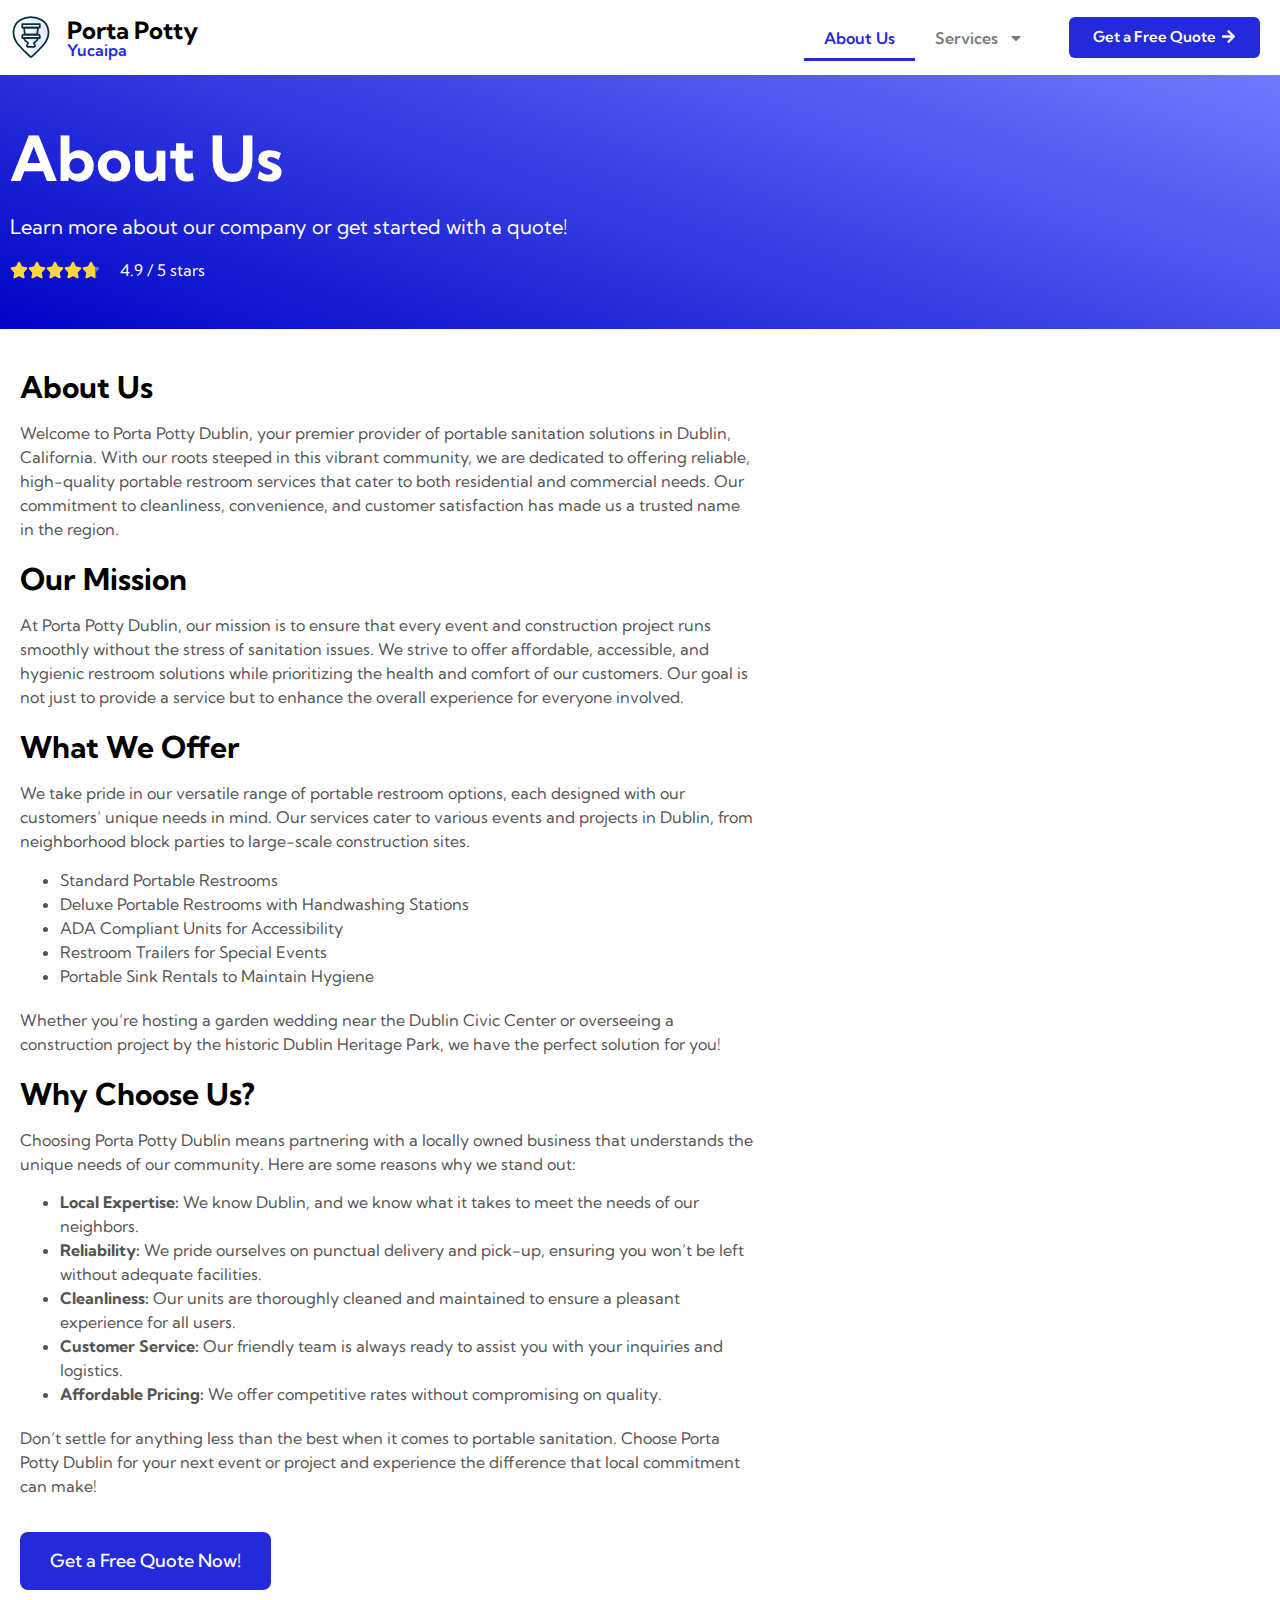
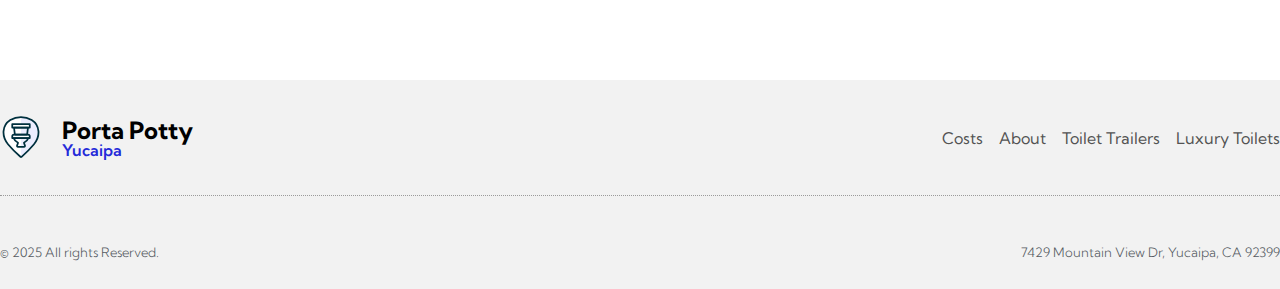
<file: about-us/index.html>
<!DOCTYPE html>
<html lang="en-US" prefix="og: https://ogp.me/ns#">
<head>
	<meta charset="UTF-8">
	<meta name="viewport" content="width=device-width, initial-scale=1">
	<link rel="profile" href="https://gmpg.org/xfn/11">
		<style>img:is([sizes="auto" i], [sizes^="auto," i]) { contain-intrinsic-size: 3000px 1500px }</style>
	
<!-- Search Engine Optimization by Rank Math - https://rankmath.com/ -->
<title>About Us</title>
<meta name="description" content="Learn more about our company or get started with a quote!">
<meta name="robots" content="follow, index, max-snippet:-1, max-video-preview:-1, max-image-preview:large">
<meta property="og:locale" content="en_US">
<meta property="og:type" content="article">
<meta property="og:title" content="About Us">
<meta property="og:description" content="Learn more about our company or get started with a quote!">
<meta property="og:site_name" content="Porta Potty Yucaipa">
<meta property="og:updated_time" content="2025-01-29T21:48:47+00:00">
<meta name="twitter:card" content="summary_large_image">
<meta name="twitter:title" content="About Us">
<meta name="twitter:description" content="Learn more about our company or get started with a quote!">
<meta name="twitter:label1" content="Time to read">
<meta name="twitter:data1" content="Less than a minute">
<!-- /Rank Math WordPress SEO plugin -->

<link rel="alternate" type="application/rss+xml" title="Porta Potty Rentals in Yucaipa, CA &raquo; Feed" href="/feed/">
<link rel="alternate" type="application/rss+xml" title="Porta Potty Rentals in Yucaipa, CA &raquo; Comments Feed" href="/comments/feed/">
<script>
window._wpemojiSettings = {"baseUrl":"https:\/\/s.w.org\/images\/core\/emoji\/15.0.3\/72x72\/","ext":".png","svgUrl":"https:\/\/s.w.org\/images\/core\/emoji\/15.0.3\/svg\/","svgExt":".svg","source":{"concatemoji":"\/wp-includes\/js\/wp-emoji-release.min.js?ver=6.7.1"}};
/*! This file is auto-generated */
!function(i,n){var o,s,e;function c(e){try{var t={supportTests:e,timestamp:(new Date).valueOf()};sessionStorage.setItem(o,JSON.stringify(t))}catch(e){}}function p(e,t,n){e.clearRect(0,0,e.canvas.width,e.canvas.height),e.fillText(t,0,0);var t=new Uint32Array(e.getImageData(0,0,e.canvas.width,e.canvas.height).data),r=(e.clearRect(0,0,e.canvas.width,e.canvas.height),e.fillText(n,0,0),new Uint32Array(e.getImageData(0,0,e.canvas.width,e.canvas.height).data));return t.every(function(e,t){return e===r[t]})}function u(e,t,n){switch(t){case"flag":return n(e,"🏳️‍⚧️","🏳️​⚧️")?!1:!n(e,"🇺🇳","🇺​🇳")&&!n(e,"🏴󠁧󠁢󠁥󠁮󠁧󠁿","🏴​󠁧​󠁢​󠁥​󠁮​󠁧​󠁿");case"emoji":return!n(e,"🐦‍⬛","🐦​⬛")}return!1}function f(e,t,n){var r="undefined"!=typeof WorkerGlobalScope&&self instanceof WorkerGlobalScope?new OffscreenCanvas(300,150):i.createElement("canvas"),a=r.getContext("2d",{willReadFrequently:!0}),o=(a.textBaseline="top",a.font="600 32px Arial",{});return e.forEach(function(e){o[e]=t(a,e,n)}),o}function t(e){var t=i.createElement("script");t.src=e,t.defer=!0,i.head.appendChild(t)}"undefined"!=typeof Promise&&(o="wpEmojiSettingsSupports",s=["flag","emoji"],n.supports={everything:!0,everythingExceptFlag:!0},e=new Promise(function(e){i.addEventListener("DOMContentLoaded",e,{once:!0})}),new Promise(function(t){var n=function(){try{var e=JSON.parse(sessionStorage.getItem(o));if("object"==typeof e&&"number"==typeof e.timestamp&&(new Date).valueOf()<e.timestamp+604800&&"object"==typeof e.supportTests)return e.supportTests}catch(e){}return null}();if(!n){if("undefined"!=typeof Worker&&"undefined"!=typeof OffscreenCanvas&&"undefined"!=typeof URL&&URL.createObjectURL&&"undefined"!=typeof Blob)try{var e="postMessage("+f.toString()+"("+[JSON.stringify(s),u.toString(),p.toString()].join(",")+"));",r=new Blob([e],{type:"text/javascript"}),a=new Worker(URL.createObjectURL(r),{name:"wpTestEmojiSupports"});return void(a.onmessage=function(e){c(n=e.data),a.terminate(),t(n)})}catch(e){}c(n=f(s,u,p))}t(n)}).then(function(e){for(var t in e)n.supports[t]=e[t],n.supports.everything=n.supports.everything&&n.supports[t],"flag"!==t&&(n.supports.everythingExceptFlag=n.supports.everythingExceptFlag&&n.supports[t]);n.supports.everythingExceptFlag=n.supports.everythingExceptFlag&&!n.supports.flag,n.DOMReady=!1,n.readyCallback=function(){n.DOMReady=!0}}).then(function(){return e}).then(function(){var e;n.supports.everything||(n.readyCallback(),(e=n.source||{}).concatemoji?t(e.concatemoji):e.wpemoji&&e.twemoji&&(t(e.twemoji),t(e.wpemoji)))}))}((window,document),window._wpemojiSettings);
</script>
<style id="wp-emoji-styles-inline-css">img.wp-smiley, img.emoji {
		display: inline !important;
		border: none !important;
		box-shadow: none !important;
		height: 1em !important;
		width: 1em !important;
		margin: 0 0.07em !important;
		vertical-align: -0.1em !important;
		background: none !important;
		padding: 0 !important;
	}</style>
<link rel="stylesheet" id="wp-block-library-css" href="/wp-includes/css/dist/block-library/style.min.css?ver=6.7.1" media="all">
<style id="rank-math-toc-block-style-inline-css">.wp-block-rank-math-toc-block nav ol{counter-reset:item}.wp-block-rank-math-toc-block nav ol li{display:block}.wp-block-rank-math-toc-block nav ol li:before{content:counters(item, ".") ". ";counter-increment:item}</style>
<style id="rank-math-rich-snippet-style-inline-css">/*!
* Plugin:  Rank Math
* URL: https://rankmath.com/wordpress/plugin/seo-suite/
* Name:  rank-math-review-snippet.css
*/@-webkit-keyframes spin{0%{-webkit-transform:rotate(0deg)}100%{-webkit-transform:rotate(-360deg)}}@keyframes spin{0%{-webkit-transform:rotate(0deg)}100%{-webkit-transform:rotate(-360deg)}}@keyframes bounce{from{-webkit-transform:translateY(0px);transform:translateY(0px)}to{-webkit-transform:translateY(-5px);transform:translateY(-5px)}}@-webkit-keyframes bounce{from{-webkit-transform:translateY(0px);transform:translateY(0px)}to{-webkit-transform:translateY(-5px);transform:translateY(-5px)}}@-webkit-keyframes loading{0%{background-size:20% 50% ,20% 50% ,20% 50%}20%{background-size:20% 20% ,20% 50% ,20% 50%}40%{background-size:20% 100%,20% 20% ,20% 50%}60%{background-size:20% 50% ,20% 100%,20% 20%}80%{background-size:20% 50% ,20% 50% ,20% 100%}100%{background-size:20% 50% ,20% 50% ,20% 50%}}@keyframes loading{0%{background-size:20% 50% ,20% 50% ,20% 50%}20%{background-size:20% 20% ,20% 50% ,20% 50%}40%{background-size:20% 100%,20% 20% ,20% 50%}60%{background-size:20% 50% ,20% 100%,20% 20%}80%{background-size:20% 50% ,20% 50% ,20% 100%}100%{background-size:20% 50% ,20% 50% ,20% 50%}}:root{--rankmath-wp-adminbar-height: 0}#rank-math-rich-snippet-wrapper{overflow:hidden}#rank-math-rich-snippet-wrapper h5.rank-math-title{display:block;font-size:18px;line-height:1.4}#rank-math-rich-snippet-wrapper .rank-math-review-image{float:right;max-width:40%;margin-left:15px}#rank-math-rich-snippet-wrapper .rank-math-review-data{margin-bottom:15px}#rank-math-rich-snippet-wrapper .rank-math-total-wrapper{width:100%;padding:0 0 20px 0;float:left;clear:both;position:relative;-webkit-box-sizing:border-box;box-sizing:border-box}#rank-math-rich-snippet-wrapper .rank-math-total-wrapper .rank-math-total{border:0;display:block;margin:0;width:auto;float:left;text-align:left;padding:0;font-size:24px;line-height:1;font-weight:700;-webkit-box-sizing:border-box;box-sizing:border-box;overflow:hidden}#rank-math-rich-snippet-wrapper .rank-math-total-wrapper .rank-math-review-star{float:left;margin-left:15px;margin-top:5px;position:relative;z-index:99;line-height:1}#rank-math-rich-snippet-wrapper .rank-math-total-wrapper .rank-math-review-star .rank-math-review-result-wrapper{display:inline-block;white-space:nowrap;position:relative;color:#e7e7e7}#rank-math-rich-snippet-wrapper .rank-math-total-wrapper .rank-math-review-star .rank-math-review-result-wrapper .rank-math-review-result{position:absolute;top:0;left:0;overflow:hidden;white-space:nowrap;color:#ffbe01}#rank-math-rich-snippet-wrapper .rank-math-total-wrapper .rank-math-review-star .rank-math-review-result-wrapper i{font-size:18px;-webkit-text-stroke-width:1px;font-style:normal;padding:0 2px;line-height:inherit}#rank-math-rich-snippet-wrapper .rank-math-total-wrapper .rank-math-review-star .rank-math-review-result-wrapper i:before{content:"\2605"}body.rtl #rank-math-rich-snippet-wrapper .rank-math-review-image{float:left;margin-left:0;margin-right:15px}body.rtl #rank-math-rich-snippet-wrapper .rank-math-total-wrapper .rank-math-total{float:right}body.rtl #rank-math-rich-snippet-wrapper .rank-math-total-wrapper .rank-math-review-star{float:right;margin-left:0;margin-right:15px}body.rtl #rank-math-rich-snippet-wrapper .rank-math-total-wrapper .rank-math-review-star .rank-math-review-result{left:auto;right:0}@media screen and (max-width: 480px){#rank-math-rich-snippet-wrapper .rank-math-review-image{display:block;max-width:100%;width:100%;text-align:center;margin-right:0}#rank-math-rich-snippet-wrapper .rank-math-review-data{clear:both}}.clear{clear:both}</style>
<style id="global-styles-inline-css">:root{--wp--preset--aspect-ratio--square: 1;--wp--preset--aspect-ratio--4-3: 4/3;--wp--preset--aspect-ratio--3-4: 3/4;--wp--preset--aspect-ratio--3-2: 3/2;--wp--preset--aspect-ratio--2-3: 2/3;--wp--preset--aspect-ratio--16-9: 16/9;--wp--preset--aspect-ratio--9-16: 9/16;--wp--preset--color--black: #000000;--wp--preset--color--cyan-bluish-gray: #abb8c3;--wp--preset--color--white: #ffffff;--wp--preset--color--pale-pink: #f78da7;--wp--preset--color--vivid-red: #cf2e2e;--wp--preset--color--luminous-vivid-orange: #ff6900;--wp--preset--color--luminous-vivid-amber: #fcb900;--wp--preset--color--light-green-cyan: #7bdcb5;--wp--preset--color--vivid-green-cyan: #00d084;--wp--preset--color--pale-cyan-blue: #8ed1fc;--wp--preset--color--vivid-cyan-blue: #0693e3;--wp--preset--color--vivid-purple: #9b51e0;--wp--preset--gradient--vivid-cyan-blue-to-vivid-purple: linear-gradient(135deg,rgba(6,147,227,1) 0%,rgb(155,81,224) 100%);--wp--preset--gradient--light-green-cyan-to-vivid-green-cyan: linear-gradient(135deg,rgb(122,220,180) 0%,rgb(0,208,130) 100%);--wp--preset--gradient--luminous-vivid-amber-to-luminous-vivid-orange: linear-gradient(135deg,rgba(252,185,0,1) 0%,rgba(255,105,0,1) 100%);--wp--preset--gradient--luminous-vivid-orange-to-vivid-red: linear-gradient(135deg,rgba(255,105,0,1) 0%,rgb(207,46,46) 100%);--wp--preset--gradient--very-light-gray-to-cyan-bluish-gray: linear-gradient(135deg,rgb(238,238,238) 0%,rgb(169,184,195) 100%);--wp--preset--gradient--cool-to-warm-spectrum: linear-gradient(135deg,rgb(74,234,220) 0%,rgb(151,120,209) 20%,rgb(207,42,186) 40%,rgb(238,44,130) 60%,rgb(251,105,98) 80%,rgb(254,248,76) 100%);--wp--preset--gradient--blush-light-purple: linear-gradient(135deg,rgb(255,206,236) 0%,rgb(152,150,240) 100%);--wp--preset--gradient--blush-bordeaux: linear-gradient(135deg,rgb(254,205,165) 0%,rgb(254,45,45) 50%,rgb(107,0,62) 100%);--wp--preset--gradient--luminous-dusk: linear-gradient(135deg,rgb(255,203,112) 0%,rgb(199,81,192) 50%,rgb(65,88,208) 100%);--wp--preset--gradient--pale-ocean: linear-gradient(135deg,rgb(255,245,203) 0%,rgb(182,227,212) 50%,rgb(51,167,181) 100%);--wp--preset--gradient--electric-grass: linear-gradient(135deg,rgb(202,248,128) 0%,rgb(113,206,126) 100%);--wp--preset--gradient--midnight: linear-gradient(135deg,rgb(2,3,129) 0%,rgb(40,116,252) 100%);--wp--preset--font-size--small: 13px;--wp--preset--font-size--medium: 20px;--wp--preset--font-size--large: 36px;--wp--preset--font-size--x-large: 42px;--wp--preset--spacing--20: 0.44rem;--wp--preset--spacing--30: 0.67rem;--wp--preset--spacing--40: 1rem;--wp--preset--spacing--50: 1.5rem;--wp--preset--spacing--60: 2.25rem;--wp--preset--spacing--70: 3.38rem;--wp--preset--spacing--80: 5.06rem;--wp--preset--shadow--natural: 6px 6px 9px rgba(0, 0, 0, 0.2);--wp--preset--shadow--deep: 12px 12px 50px rgba(0, 0, 0, 0.4);--wp--preset--shadow--sharp: 6px 6px 0px rgba(0, 0, 0, 0.2);--wp--preset--shadow--outlined: 6px 6px 0px -3px rgba(255, 255, 255, 1), 6px 6px rgba(0, 0, 0, 1);--wp--preset--shadow--crisp: 6px 6px 0px rgba(0, 0, 0, 1);}:root { --wp--style--global--content-size: 800px;--wp--style--global--wide-size: 1200px; }:where(body) { margin: 0; }.wp-site-blocks > .alignleft { float: left; margin-right: 2em; }.wp-site-blocks > .alignright { float: right; margin-left: 2em; }.wp-site-blocks > .aligncenter { justify-content: center; margin-left: auto; margin-right: auto; }:where(.wp-site-blocks) > * { margin-block-start: 24px; margin-block-end: 0; }:where(.wp-site-blocks) > :first-child { margin-block-start: 0; }:where(.wp-site-blocks) > :last-child { margin-block-end: 0; }:root { --wp--style--block-gap: 24px; }:root :where(.is-layout-flow) > :first-child{margin-block-start: 0;}:root :where(.is-layout-flow) > :last-child{margin-block-end: 0;}:root :where(.is-layout-flow) > *{margin-block-start: 24px;margin-block-end: 0;}:root :where(.is-layout-constrained) > :first-child{margin-block-start: 0;}:root :where(.is-layout-constrained) > :last-child{margin-block-end: 0;}:root :where(.is-layout-constrained) > *{margin-block-start: 24px;margin-block-end: 0;}:root :where(.is-layout-flex){gap: 24px;}:root :where(.is-layout-grid){gap: 24px;}.is-layout-flow > .alignleft{float: left;margin-inline-start: 0;margin-inline-end: 2em;}.is-layout-flow > .alignright{float: right;margin-inline-start: 2em;margin-inline-end: 0;}.is-layout-flow > .aligncenter{margin-left: auto !important;margin-right: auto !important;}.is-layout-constrained > .alignleft{float: left;margin-inline-start: 0;margin-inline-end: 2em;}.is-layout-constrained > .alignright{float: right;margin-inline-start: 2em;margin-inline-end: 0;}.is-layout-constrained > .aligncenter{margin-left: auto !important;margin-right: auto !important;}.is-layout-constrained > :where(:not(.alignleft):not(.alignright):not(.alignfull)){max-width: var(--wp--style--global--content-size);margin-left: auto !important;margin-right: auto !important;}.is-layout-constrained > .alignwide{max-width: var(--wp--style--global--wide-size);}body .is-layout-flex{display: flex;}.is-layout-flex{flex-wrap: wrap;align-items: center;}.is-layout-flex > :is(*, div){margin: 0;}body .is-layout-grid{display: grid;}.is-layout-grid > :is(*, div){margin: 0;}body{padding-top: 0px;padding-right: 0px;padding-bottom: 0px;padding-left: 0px;}a:where(:not(.wp-element-button)){text-decoration: underline;}:root :where(.wp-element-button, .wp-block-button__link){background-color: #32373c;border-width: 0;color: #fff;font-family: inherit;font-size: inherit;line-height: inherit;padding: calc(0.667em + 2px) calc(1.333em + 2px);text-decoration: none;}.has-black-color{color: var(--wp--preset--color--black) !important;}.has-cyan-bluish-gray-color{color: var(--wp--preset--color--cyan-bluish-gray) !important;}.has-white-color{color: var(--wp--preset--color--white) !important;}.has-pale-pink-color{color: var(--wp--preset--color--pale-pink) !important;}.has-vivid-red-color{color: var(--wp--preset--color--vivid-red) !important;}.has-luminous-vivid-orange-color{color: var(--wp--preset--color--luminous-vivid-orange) !important;}.has-luminous-vivid-amber-color{color: var(--wp--preset--color--luminous-vivid-amber) !important;}.has-light-green-cyan-color{color: var(--wp--preset--color--light-green-cyan) !important;}.has-vivid-green-cyan-color{color: var(--wp--preset--color--vivid-green-cyan) !important;}.has-pale-cyan-blue-color{color: var(--wp--preset--color--pale-cyan-blue) !important;}.has-vivid-cyan-blue-color{color: var(--wp--preset--color--vivid-cyan-blue) !important;}.has-vivid-purple-color{color: var(--wp--preset--color--vivid-purple) !important;}.has-black-background-color{background-color: var(--wp--preset--color--black) !important;}.has-cyan-bluish-gray-background-color{background-color: var(--wp--preset--color--cyan-bluish-gray) !important;}.has-white-background-color{background-color: var(--wp--preset--color--white) !important;}.has-pale-pink-background-color{background-color: var(--wp--preset--color--pale-pink) !important;}.has-vivid-red-background-color{background-color: var(--wp--preset--color--vivid-red) !important;}.has-luminous-vivid-orange-background-color{background-color: var(--wp--preset--color--luminous-vivid-orange) !important;}.has-luminous-vivid-amber-background-color{background-color: var(--wp--preset--color--luminous-vivid-amber) !important;}.has-light-green-cyan-background-color{background-color: var(--wp--preset--color--light-green-cyan) !important;}.has-vivid-green-cyan-background-color{background-color: var(--wp--preset--color--vivid-green-cyan) !important;}.has-pale-cyan-blue-background-color{background-color: var(--wp--preset--color--pale-cyan-blue) !important;}.has-vivid-cyan-blue-background-color{background-color: var(--wp--preset--color--vivid-cyan-blue) !important;}.has-vivid-purple-background-color{background-color: var(--wp--preset--color--vivid-purple) !important;}.has-black-border-color{border-color: var(--wp--preset--color--black) !important;}.has-cyan-bluish-gray-border-color{border-color: var(--wp--preset--color--cyan-bluish-gray) !important;}.has-white-border-color{border-color: var(--wp--preset--color--white) !important;}.has-pale-pink-border-color{border-color: var(--wp--preset--color--pale-pink) !important;}.has-vivid-red-border-color{border-color: var(--wp--preset--color--vivid-red) !important;}.has-luminous-vivid-orange-border-color{border-color: var(--wp--preset--color--luminous-vivid-orange) !important;}.has-luminous-vivid-amber-border-color{border-color: var(--wp--preset--color--luminous-vivid-amber) !important;}.has-light-green-cyan-border-color{border-color: var(--wp--preset--color--light-green-cyan) !important;}.has-vivid-green-cyan-border-color{border-color: var(--wp--preset--color--vivid-green-cyan) !important;}.has-pale-cyan-blue-border-color{border-color: var(--wp--preset--color--pale-cyan-blue) !important;}.has-vivid-cyan-blue-border-color{border-color: var(--wp--preset--color--vivid-cyan-blue) !important;}.has-vivid-purple-border-color{border-color: var(--wp--preset--color--vivid-purple) !important;}.has-vivid-cyan-blue-to-vivid-purple-gradient-background{background: var(--wp--preset--gradient--vivid-cyan-blue-to-vivid-purple) !important;}.has-light-green-cyan-to-vivid-green-cyan-gradient-background{background: var(--wp--preset--gradient--light-green-cyan-to-vivid-green-cyan) !important;}.has-luminous-vivid-amber-to-luminous-vivid-orange-gradient-background{background: var(--wp--preset--gradient--luminous-vivid-amber-to-luminous-vivid-orange) !important;}.has-luminous-vivid-orange-to-vivid-red-gradient-background{background: var(--wp--preset--gradient--luminous-vivid-orange-to-vivid-red) !important;}.has-very-light-gray-to-cyan-bluish-gray-gradient-background{background: var(--wp--preset--gradient--very-light-gray-to-cyan-bluish-gray) !important;}.has-cool-to-warm-spectrum-gradient-background{background: var(--wp--preset--gradient--cool-to-warm-spectrum) !important;}.has-blush-light-purple-gradient-background{background: var(--wp--preset--gradient--blush-light-purple) !important;}.has-blush-bordeaux-gradient-background{background: var(--wp--preset--gradient--blush-bordeaux) !important;}.has-luminous-dusk-gradient-background{background: var(--wp--preset--gradient--luminous-dusk) !important;}.has-pale-ocean-gradient-background{background: var(--wp--preset--gradient--pale-ocean) !important;}.has-electric-grass-gradient-background{background: var(--wp--preset--gradient--electric-grass) !important;}.has-midnight-gradient-background{background: var(--wp--preset--gradient--midnight) !important;}.has-small-font-size{font-size: var(--wp--preset--font-size--small) !important;}.has-medium-font-size{font-size: var(--wp--preset--font-size--medium) !important;}.has-large-font-size{font-size: var(--wp--preset--font-size--large) !important;}.has-x-large-font-size{font-size: var(--wp--preset--font-size--x-large) !important;}
:root :where(.wp-block-pullquote){font-size: 1.5em;line-height: 1.6;}</style>
<link rel="stylesheet" id="hello-elementor-css" href="/wp-content/themes/hello-elementor/style.min.css?ver=3.2.1" media="all">
<link rel="stylesheet" id="hello-elementor-theme-style-css" href="/wp-content/themes/hello-elementor/theme.min.css?ver=3.2.1" media="all">
<link rel="stylesheet" id="hello-elementor-header-footer-css" href="/wp-content/themes/hello-elementor/header-footer.min.css?ver=3.2.1" media="all">
<link rel="stylesheet" id="elementor-frontend-css" href="/wp-content/plugins/elementor/assets/css/frontend.min.css?ver=3.26.5" media="all">
<link rel="stylesheet" id="elementor-post-7-css" href="/wp-content/uploads/elementor/css/post-7.css?ver=1738264329" media="all">
<link rel="stylesheet" id="widget-heading-css" href="/wp-content/plugins/elementor/assets/css/widget-heading.min.css?ver=3.26.5" media="all">
<link rel="stylesheet" id="widget-nav-menu-css" href="/wp-content/plugins/elementor-pro/assets/css/widget-nav-menu.min.css?ver=3.26.3" media="all">
<link rel="stylesheet" id="widget-icon-list-css" href="/wp-content/plugins/elementor/assets/css/widget-icon-list.min.css?ver=3.26.5" media="all">
<link rel="stylesheet" id="widget-rating-css" href="/wp-content/plugins/elementor/assets/css/widget-rating.min.css?ver=3.26.5" media="all">
<link rel="stylesheet" id="widget-text-editor-css" href="/wp-content/plugins/elementor/assets/css/widget-text-editor.min.css?ver=3.26.5" media="all">
<link rel="stylesheet" id="elementor-post-275-css" href="/wp-content/uploads/elementor/css/post-275.css?ver=1738264994" media="all">
<link rel="stylesheet" id="elementor-post-30-css" href="/wp-content/uploads/elementor/css/post-30.css?ver=1738264329" media="all">
<link rel="stylesheet" id="elementor-post-296-css" href="/wp-content/uploads/elementor/css/post-296.css?ver=1738264329" media="all">
<link rel="stylesheet" id="google-fonts-1-css" href="https://fonts.googleapis.com/css?family=Kumbh+Sans%3A100%2C100italic%2C200%2C200italic%2C300%2C300italic%2C400%2C400italic%2C500%2C500italic%2C600%2C600italic%2C700%2C700italic%2C800%2C800italic%2C900%2C900italic&#038;display=swap&#038;ver=6.7.1" media="all">
<link rel="preconnect" href="https://fonts.gstatic.com/" crossorigin>
<script id="breeze-prefetch-js-extra">var breeze_prefetch = {"local_url":"","ignore_remote_prefetch":"1","ignore_list":["wp-admin","wp-login.php"]};</script>
<script src="/wp-content/plugins/breeze/assets/js/js-front-end/breeze-prefetch-links.min.js?ver=2.2.1" id="breeze-prefetch-js"></script>
<script src="/wp-includes/js/jquery/jquery.min.js?ver=3.7.1" id="jquery-core-js"></script>
<script src="/wp-includes/js/jquery/jquery-migrate.min.js?ver=3.4.1" id="jquery-migrate-js"></script>
<link rel="https://api.w.org/" href="/wp-json/">
<link rel="alternate" title="JSON" type="application/json" href="/wp-json/wp/v2/pages/275">
<link rel="EditURI" type="application/rsd+xml" title="RSD" href="/xmlrpc.php?rsd">
<meta name="generator" content="WordPress 6.7.1">
<link rel="shortlink" href="/?p=275">
<link rel="alternate" title="oEmbed (JSON)" type="application/json+oembed" href="/wp-json/oembed/1.0/embed?url=https%3A%2F%2F%2Fabout-us%2F">
<link rel="alternate" title="oEmbed (XML)" type="text/xml+oembed" href="/wp-json/oembed/1.0/embed?url=https%3A%2F%2F%2Fabout-us%2F#038;format=xml">
<script async defer src="https://app.visitortracking.com/assets/js/tracer.js"></script>
<script>function init_tracer() { 
   var tracer = new Tracer({  
   websiteId : "fb5f4196-71fc-4065-b823-f34758675cf7",  
   async : true, 
   debug : false }); 
 }</script>
<style>/* CSS added by Hide Metadata Plugin */

.entry-meta .byline:before,
			.entry-header .entry-meta span.byline:before,
			.entry-meta .byline:after,
			.entry-header .entry-meta span.byline:after,
			.single .byline, .group-blog .byline,
			.entry-meta .byline,
			.entry-header .entry-meta > span.byline,
			.entry-meta .author.vcard  {
				content: '';
				display: none;
				margin: 0;
			}</style>
<meta name="generator" content="Elementor 3.26.5; features: e_font_icon_svg, additional_custom_breakpoints, e_element_cache; settings: css_print_method-external, google_font-enabled, font_display-swap">
			<style>.e-con.e-parent:nth-of-type(n+4):not(.e-lazyloaded):not(.e-no-lazyload),
				.e-con.e-parent:nth-of-type(n+4):not(.e-lazyloaded):not(.e-no-lazyload) * {
					background-image: none !important;
				}
				@media screen and (max-height: 1024px) {
					.e-con.e-parent:nth-of-type(n+3):not(.e-lazyloaded):not(.e-no-lazyload),
					.e-con.e-parent:nth-of-type(n+3):not(.e-lazyloaded):not(.e-no-lazyload) * {
						background-image: none !important;
					}
				}
				@media screen and (max-height: 640px) {
					.e-con.e-parent:nth-of-type(n+2):not(.e-lazyloaded):not(.e-no-lazyload),
					.e-con.e-parent:nth-of-type(n+2):not(.e-lazyloaded):not(.e-no-lazyload) * {
						background-image: none !important;
					}
				}</style>
			<link rel="icon" href="/wp-content/uploads/2025/01/Style-Three-Pin-Toilet-Streamline-Ultimate.svg" sizes="32x32">
<link rel="icon" href="/wp-content/uploads/2025/01/Style-Three-Pin-Toilet-Streamline-Ultimate.svg" sizes="192x192">
<link rel="apple-touch-icon" href="/wp-content/uploads/2025/01/Style-Three-Pin-Toilet-Streamline-Ultimate.svg">
<meta name="msapplication-TileImage" content="/wp-content/uploads/2025/01/Style-Three-Pin-Toilet-Streamline-Ultimate.svg">
</head>
<body class="page-template page-template-elementor_header_footer page page-id-275 wp-embed-responsive elementor-default elementor-template-full-width elementor-kit-7 elementor-page elementor-page-275">


<a class="skip-link screen-reader-text" href="#content">Skip to content</a>

		<div data-elementor-type="header" data-elementor-id="30" class="elementor elementor-30 elementor-location-header" data-elementor-post-type="elementor_library">
			<div class="elementor-element elementor-element-f73ef7e e-flex e-con-boxed e-con e-parent" data-id="f73ef7e" data-element_type="container">
					<div class="e-con-inner">
				<div class="elementor-element elementor-element-a63eb3f elementor-view-default elementor-widget elementor-widget-icon" data-id="a63eb3f" data-element_type="widget" data-widget_type="icon.default">
				<div class="elementor-widget-container">
							<div class="elementor-icon-wrapper">
			<a class="elementor-icon" href="/">
			<svg xmlns="http://www.w3.org/2000/svg" viewbox="0 0 24 24" id="Style-Three-Pin-Toilet--Streamline-Ultimate" height="24" width="24"><desc>Style Three Pin Toilet Streamline Icon: https://streamlinehq.com</desc><defs></defs><title>style-three-pin-toilet</title>
<path d="M12 0.574a11.38 11.38 0 0 1 6.112 1.77c4.75 3.011 5.1 9.23 1.315 13.777a59.3 59.3 0 0 1 -7.106 7.188 0.5 0.5 0 0 1 -0.642 0 59.333 59.333 0 0 1 -7.106 -7.189C0.789 11.574 1.138 5.355 5.888 2.344A11.38 11.38 0 0 1 12 0.574Z" fill="#ecedff" stroke-width="1"></path><path d="M12 0.574a11.38 11.38 0 0 0 -6.112 1.77c-4.75 3.011 -5.1 9.23 -1.315 13.777a59.333 59.333 0 0 0 7.106 7.189 0.5 0.5 0 0 0 0.321 0.116Z" fill="#ffffff" stroke-width="1"></path><path d="M12 0.574a11.38 11.38 0 0 1 6.112 1.77c4.75 3.011 5.1 9.23 1.315 13.777a59.333 59.333 0 0 1 -7.106 7.189 0.5 0.5 0 0 1 -0.642 0 59.3 59.3 0 0 1 -7.106 -7.188C0.789 11.574 1.138 5.355 5.888 2.344A11.38 11.38 0 0 1 12 0.574Z" stroke="#00303e" stroke-linecap="round" stroke-linejoin="round" fill="none" stroke-width="1"></path><path d="M7.756 12.575a4.514 4.514 0 0 0 2.574 2.679l-0.591 1.652a0.5 0.5 0 0 0 0.471 0.669h3.58a0.5 0.5 0 0 0 0.471 -0.669l-0.591 -1.652a4.514 4.514 0 0 0 2.574 -2.679Z" fill="#ecedff" stroke-width="1"></path><path d="m16 6.575 -0.5 4 -7 0 -0.5 -4 8 0z" fill="#ecedff" stroke-width="1"></path><path d="m12 6.575 -4 0 0.5 4 3.5 0 0 -4z" fill="#ffffff" stroke-width="1"></path><path d="M12 12.575H7.756a4.514 4.514 0 0 0 2.574 2.679l-0.591 1.652a0.5 0.5 0 0 0 0.471 0.669H12Z" fill="#ffffff" stroke-width="1"></path><path d="M7 4.575h10v2H7Z" stroke="#00303e" stroke-linecap="round" stroke-linejoin="round" fill="#ffffff" stroke-width="1"></path><path d="M17 12.575H7v-1a1 1 0 0 1 1 -1h8a1 1 0 0 1 1 1Z" stroke="#00303e" stroke-linecap="round" stroke-linejoin="round" fill="#ffffff" stroke-width="1"></path><path d="m16 6.575 -0.5 4 -7 0 -0.5 -4 8 0z" stroke="#00303e" stroke-linecap="round" stroke-linejoin="round" fill="none" stroke-width="1"></path><path d="M7.756 12.575a4.514 4.514 0 0 0 2.574 2.679l-0.591 1.652a0.5 0.5 0 0 0 0.471 0.669h3.58a0.5 0.5 0 0 0 0.471 -0.669l-0.591 -1.652a4.514 4.514 0 0 0 2.574 -2.679Z" stroke="#00303e" stroke-linecap="round" stroke-linejoin="round" fill="none" stroke-width="1"></path></svg>			</a>
		</div>
						</div>
				</div>
		<div class="elementor-element elementor-element-ba65266 e-con-full e-flex e-con e-child" data-id="ba65266" data-element_type="container">
				<div class="elementor-element elementor-element-674d6a9 elementor-widget elementor-widget-heading" data-id="674d6a9" data-element_type="widget" data-widget_type="heading.default">
				<div class="elementor-widget-container">
					<h2 class="elementor-heading-title elementor-size-default"><a href="/">Porta Potty</a></h2>				</div>
				</div>
				<div class="elementor-element elementor-element-1249a41 elementor-widget elementor-widget-heading" data-id="1249a41" data-element_type="widget" data-widget_type="heading.default">
				<div class="elementor-widget-container">
					<h2 class="elementor-heading-title elementor-size-default"><a href="/">Yucaipa</a></h2>				</div>
				</div>
				</div>
				<div class="elementor-element elementor-element-3896754 elementor-nav-menu__align-end elementor-nav-menu--stretch elementor-widget-mobile__width-initial elementor-nav-menu--dropdown-tablet elementor-nav-menu__text-align-aside elementor-nav-menu--toggle elementor-nav-menu--burger elementor-widget elementor-widget-nav-menu" data-id="3896754" data-element_type="widget" data-settings="{&quot;full_width&quot;:&quot;stretch&quot;,&quot;layout&quot;:&quot;horizontal&quot;,&quot;submenu_icon&quot;:{&quot;value&quot;:&quot;&lt;svg class=\&quot;e-font-icon-svg e-fas-caret-down\&quot; viewBox=\&quot;0 0 320 512\&quot; xmlns=\&quot;http:\/\/www.w3.org\/2000\/svg\&quot;&gt;&lt;path d=\&quot;M31.3 192h257.3c17.8 0 26.7 21.5 14.1 34.1L174.1 354.8c-7.8 7.8-20.5 7.8-28.3 0L17.2 226.1C4.6 213.5 13.5 192 31.3 192z\&quot;&gt;&lt;\/path&gt;&lt;\/svg&gt;&quot;,&quot;library&quot;:&quot;fa-solid&quot;},&quot;toggle&quot;:&quot;burger&quot;}" data-widget_type="nav-menu.default">
				<div class="elementor-widget-container">
								<nav aria-label="Menu" class="elementor-nav-menu--main elementor-nav-menu__container elementor-nav-menu--layout-horizontal e--pointer-underline e--animation-fade">
				<ul id="menu-1-3896754" class="elementor-nav-menu">
<li class="menu-item menu-item-type-post_type menu-item-object-page current-menu-item page_item page-item-275 current_page_item menu-item-283"><a href="/about-us/" aria-current="page" class="elementor-item elementor-item-active">About Us</a></li>
<li class="menu-item menu-item-type-custom menu-item-object-custom menu-item-has-children menu-item-284">
<a href="#" class="elementor-item elementor-item-anchor">Services</a>
<ul class="sub-menu elementor-nav-menu--dropdown">
	<li class="menu-item menu-item-type-post_type menu-item-object-page menu-item-277"><a href="/luxury-toilets/" class="elementor-sub-item">Luxury Toilets</a></li>
	<li class="menu-item menu-item-type-post_type menu-item-object-page menu-item-278"><a href="/toilet-trailers/" class="elementor-sub-item">Toilet Trailers</a></li>
	<li class="menu-item menu-item-type-post_type menu-item-object-page menu-item-279"><a href="/festivals/" class="elementor-sub-item">For Festivals</a></li>
	<li class="menu-item menu-item-type-post_type menu-item-object-page menu-item-280"><a href="/construction/" class="elementor-sub-item">For Construction Sites</a></li>
	<li class="menu-item menu-item-type-post_type menu-item-object-page menu-item-281"><a href="/events/" class="elementor-sub-item">For Events</a></li>
	<li class="menu-item menu-item-type-post_type menu-item-object-page menu-item-282"><a href="/weddings/" class="elementor-sub-item">For Weddings</a></li>
</ul>
</li>
</ul>			</nav>
					<div class="elementor-menu-toggle" role="button" tabindex="0" aria-label="Menu Toggle" aria-expanded="false">
			<svg aria-hidden="true" role="presentation" class="elementor-menu-toggle__icon--open e-font-icon-svg e-eicon-menu-bar" viewbox="0 0 1000 1000" xmlns="http://www.w3.org/2000/svg"><path d="M104 333H896C929 333 958 304 958 271S929 208 896 208H104C71 208 42 237 42 271S71 333 104 333ZM104 583H896C929 583 958 554 958 521S929 458 896 458H104C71 458 42 487 42 521S71 583 104 583ZM104 833H896C929 833 958 804 958 771S929 708 896 708H104C71 708 42 737 42 771S71 833 104 833Z"></path></svg><svg aria-hidden="true" role="presentation" class="elementor-menu-toggle__icon--close e-font-icon-svg e-eicon-close" viewbox="0 0 1000 1000" xmlns="http://www.w3.org/2000/svg"><path d="M742 167L500 408 258 167C246 154 233 150 217 150 196 150 179 158 167 167 154 179 150 196 150 212 150 229 154 242 171 254L408 500 167 742C138 771 138 800 167 829 196 858 225 858 254 829L496 587 738 829C750 842 767 846 783 846 800 846 817 842 829 829 842 817 846 804 846 783 846 767 842 750 829 737L588 500 833 258C863 229 863 200 833 171 804 137 775 137 742 167Z"></path></svg>		</div>
					<nav class="elementor-nav-menu--dropdown elementor-nav-menu__container" aria-hidden="true">
				<ul id="menu-2-3896754" class="elementor-nav-menu">
<li class="menu-item menu-item-type-post_type menu-item-object-page current-menu-item page_item page-item-275 current_page_item menu-item-283"><a href="/about-us/" aria-current="page" class="elementor-item elementor-item-active" tabindex="-1">About Us</a></li>
<li class="menu-item menu-item-type-custom menu-item-object-custom menu-item-has-children menu-item-284">
<a href="#" class="elementor-item elementor-item-anchor" tabindex="-1">Services</a>
<ul class="sub-menu elementor-nav-menu--dropdown">
	<li class="menu-item menu-item-type-post_type menu-item-object-page menu-item-277"><a href="/luxury-toilets/" class="elementor-sub-item" tabindex="-1">Luxury Toilets</a></li>
	<li class="menu-item menu-item-type-post_type menu-item-object-page menu-item-278"><a href="/toilet-trailers/" class="elementor-sub-item" tabindex="-1">Toilet Trailers</a></li>
	<li class="menu-item menu-item-type-post_type menu-item-object-page menu-item-279"><a href="/festivals/" class="elementor-sub-item" tabindex="-1">For Festivals</a></li>
	<li class="menu-item menu-item-type-post_type menu-item-object-page menu-item-280"><a href="/construction/" class="elementor-sub-item" tabindex="-1">For Construction Sites</a></li>
	<li class="menu-item menu-item-type-post_type menu-item-object-page menu-item-281"><a href="/events/" class="elementor-sub-item" tabindex="-1">For Events</a></li>
	<li class="menu-item menu-item-type-post_type menu-item-object-page menu-item-282"><a href="/weddings/" class="elementor-sub-item" tabindex="-1">For Weddings</a></li>
</ul>
</li>
</ul>			</nav>
						</div>
				</div>
				<div class="elementor-element elementor-element-b2e0b07 elementor-hidden-mobile elementor-widget elementor-widget-button" data-id="b2e0b07" data-element_type="widget" data-widget_type="button.default">
				<div class="elementor-widget-container">
									<div class="elementor-button-wrapper">
					<a class="elementor-button elementor-button-link elementor-size-sm" href="/quote/">
						<span class="elementor-button-content-wrapper">
						<span class="elementor-button-icon">
				<svg aria-hidden="true" class="e-font-icon-svg e-fas-arrow-right" viewbox="0 0 448 512" xmlns="http://www.w3.org/2000/svg"><path d="M190.5 66.9l22.2-22.2c9.4-9.4 24.6-9.4 33.9 0L441 239c9.4 9.4 9.4 24.6 0 33.9L246.6 467.3c-9.4 9.4-24.6 9.4-33.9 0l-22.2-22.2c-9.5-9.5-9.3-25 .4-34.3L311.4 296H24c-13.3 0-24-10.7-24-24v-32c0-13.3 10.7-24 24-24h287.4L190.9 101.2c-9.8-9.3-10-24.8-.4-34.3z"></path></svg>			</span>
									<span class="elementor-button-text">Get a Free Quote</span>
					</span>
					</a>
				</div>
								</div>
				</div>
					</div>
				</div>
				</div>
				<div data-elementor-type="wp-page" data-elementor-id="275" class="elementor elementor-275" data-elementor-post-type="page">
				<div class="elementor-element elementor-element-ab2c437 e-flex e-con-boxed e-con e-parent" data-id="ab2c437" data-element_type="container" data-settings="{&quot;background_background&quot;:&quot;gradient&quot;}">
					<div class="e-con-inner">
		<div class="elementor-element elementor-element-63289c7 e-con-full e-flex e-con e-child" data-id="63289c7" data-element_type="container">
				<div class="elementor-element elementor-element-26c4b9d elementor-widget elementor-widget-heading" data-id="26c4b9d" data-element_type="widget" data-widget_type="heading.default">
				<div class="elementor-widget-container">
					<h1 class="elementor-heading-title elementor-size-default">About us</h1>				</div>
				</div>
				<div class="elementor-element elementor-element-8b05579 elementor-widget elementor-widget-heading" data-id="8b05579" data-element_type="widget" data-widget_type="heading.default">
				<div class="elementor-widget-container">
					<p class="elementor-heading-title elementor-size-default">Learn more about our company or get started with a quote!</p>				</div>
				</div>
		<div class="elementor-element elementor-element-e1d2696 e-con-full e-flex e-con e-child" data-id="e1d2696" data-element_type="container">
				<div class="elementor-element elementor-element-d11c9bd elementor-widget elementor-widget-rating" data-id="d11c9bd" data-element_type="widget" data-widget_type="rating.default">
				<div class="elementor-widget-container">
							<div class="e-rating" itemtype="https://schema.org/Rating" itemscope="" itemprop="reviewRating">
			<meta itemprop="worstRating">
			<meta itemprop="bestRating" content="5">
			<div class="e-rating-wrapper" itemprop="ratingValue" content="4.7" role="img" aria-label="Rated 4.7 out of 5">
							<div class="e-icon">
				<div class="e-icon-wrapper e-icon-marked">
					<svg aria-hidden="true" class="e-font-icon-svg e-eicon-star" viewbox="0 0 1000 1000" xmlns="http://www.w3.org/2000/svg"><path d="M450 75L338 312 88 350C46 354 25 417 58 450L238 633 196 896C188 942 238 975 275 954L500 837 725 954C767 975 813 942 804 896L763 633 942 450C975 417 954 358 913 350L663 312 550 75C529 33 471 33 450 75Z"></path></svg>				</div>
				<div class="e-icon-wrapper e-icon-unmarked">
					<svg aria-hidden="true" class="e-font-icon-svg e-eicon-star" viewbox="0 0 1000 1000" xmlns="http://www.w3.org/2000/svg"><path d="M450 75L338 312 88 350C46 354 25 417 58 450L238 633 196 896C188 942 238 975 275 954L500 837 725 954C767 975 813 942 804 896L763 633 942 450C975 417 954 358 913 350L663 312 550 75C529 33 471 33 450 75Z"></path></svg>				</div>
			</div>
						<div class="e-icon">
				<div class="e-icon-wrapper e-icon-marked">
					<svg aria-hidden="true" class="e-font-icon-svg e-eicon-star" viewbox="0 0 1000 1000" xmlns="http://www.w3.org/2000/svg"><path d="M450 75L338 312 88 350C46 354 25 417 58 450L238 633 196 896C188 942 238 975 275 954L500 837 725 954C767 975 813 942 804 896L763 633 942 450C975 417 954 358 913 350L663 312 550 75C529 33 471 33 450 75Z"></path></svg>				</div>
				<div class="e-icon-wrapper e-icon-unmarked">
					<svg aria-hidden="true" class="e-font-icon-svg e-eicon-star" viewbox="0 0 1000 1000" xmlns="http://www.w3.org/2000/svg"><path d="M450 75L338 312 88 350C46 354 25 417 58 450L238 633 196 896C188 942 238 975 275 954L500 837 725 954C767 975 813 942 804 896L763 633 942 450C975 417 954 358 913 350L663 312 550 75C529 33 471 33 450 75Z"></path></svg>				</div>
			</div>
						<div class="e-icon">
				<div class="e-icon-wrapper e-icon-marked">
					<svg aria-hidden="true" class="e-font-icon-svg e-eicon-star" viewbox="0 0 1000 1000" xmlns="http://www.w3.org/2000/svg"><path d="M450 75L338 312 88 350C46 354 25 417 58 450L238 633 196 896C188 942 238 975 275 954L500 837 725 954C767 975 813 942 804 896L763 633 942 450C975 417 954 358 913 350L663 312 550 75C529 33 471 33 450 75Z"></path></svg>				</div>
				<div class="e-icon-wrapper e-icon-unmarked">
					<svg aria-hidden="true" class="e-font-icon-svg e-eicon-star" viewbox="0 0 1000 1000" xmlns="http://www.w3.org/2000/svg"><path d="M450 75L338 312 88 350C46 354 25 417 58 450L238 633 196 896C188 942 238 975 275 954L500 837 725 954C767 975 813 942 804 896L763 633 942 450C975 417 954 358 913 350L663 312 550 75C529 33 471 33 450 75Z"></path></svg>				</div>
			</div>
						<div class="e-icon">
				<div class="e-icon-wrapper e-icon-marked">
					<svg aria-hidden="true" class="e-font-icon-svg e-eicon-star" viewbox="0 0 1000 1000" xmlns="http://www.w3.org/2000/svg"><path d="M450 75L338 312 88 350C46 354 25 417 58 450L238 633 196 896C188 942 238 975 275 954L500 837 725 954C767 975 813 942 804 896L763 633 942 450C975 417 954 358 913 350L663 312 550 75C529 33 471 33 450 75Z"></path></svg>				</div>
				<div class="e-icon-wrapper e-icon-unmarked">
					<svg aria-hidden="true" class="e-font-icon-svg e-eicon-star" viewbox="0 0 1000 1000" xmlns="http://www.w3.org/2000/svg"><path d="M450 75L338 312 88 350C46 354 25 417 58 450L238 633 196 896C188 942 238 975 275 954L500 837 725 954C767 975 813 942 804 896L763 633 942 450C975 417 954 358 913 350L663 312 550 75C529 33 471 33 450 75Z"></path></svg>				</div>
			</div>
						<div class="e-icon">
				<div class="e-icon-wrapper e-icon-marked" style="--e-rating-icon-marked-width: 70%;">
					<svg aria-hidden="true" class="e-font-icon-svg e-eicon-star" viewbox="0 0 1000 1000" xmlns="http://www.w3.org/2000/svg"><path d="M450 75L338 312 88 350C46 354 25 417 58 450L238 633 196 896C188 942 238 975 275 954L500 837 725 954C767 975 813 942 804 896L763 633 942 450C975 417 954 358 913 350L663 312 550 75C529 33 471 33 450 75Z"></path></svg>				</div>
				<div class="e-icon-wrapper e-icon-unmarked">
					<svg aria-hidden="true" class="e-font-icon-svg e-eicon-star" viewbox="0 0 1000 1000" xmlns="http://www.w3.org/2000/svg"><path d="M450 75L338 312 88 350C46 354 25 417 58 450L238 633 196 896C188 942 238 975 275 954L500 837 725 954C767 975 813 942 804 896L763 633 942 450C975 417 954 358 913 350L663 312 550 75C529 33 471 33 450 75Z"></path></svg>				</div>
			</div>
						</div>
		</div>
						</div>
				</div>
				<div class="elementor-element elementor-element-8b61b97 elementor-widget elementor-widget-heading" data-id="8b61b97" data-element_type="widget" data-widget_type="heading.default">
				<div class="elementor-widget-container">
					<p class="elementor-heading-title elementor-size-default">4.9 / 5 stars</p>				</div>
				</div>
				<div class="elementor-element elementor-element-cc8f4b2 elementor-hidden-desktop elementor-hidden-tablet elementor-hidden-mobile elementor-widget elementor-widget-heading" data-id="cc8f4b2" data-element_type="widget" data-widget_type="heading.default">
				<div class="elementor-widget-container">
					<span class="elementor-heading-title elementor-size-default"><div><div>
<span>Porta Potty Yucaipa</span>
<div> 
<span>4.9</span> stars - <span>58</span> reviews</div>
</div></div>
</span>				</div>
				</div>
				</div>
				</div>
		<div class="elementor-element elementor-element-6620484 e-con-full e-flex e-con e-child" data-id="6620484" data-element_type="container">
				<div class="elementor-element elementor-element-913b4a7 elementor-widget__width-initial elementor-widget elementor-widget-html" data-id="913b4a7" data-element_type="widget" data-settings="{&quot;sticky&quot;:&quot;top&quot;,&quot;sticky_on&quot;:[&quot;desktop&quot;,&quot;tablet&quot;],&quot;sticky_offset&quot;:50,&quot;sticky_effects_offset&quot;:0,&quot;sticky_anchor_link_offset&quot;:0}" data-widget_type="html.default">
				<div class="elementor-widget-container">
					<div id="formTargetDiv"></div>
<script src="//efw.360connect.com/widget.js?v=3"></script><script type="text/javascript">efwCreate({ targetElementId: 'formTargetDiv', category: 'Portable Restroom Solutions', campaignId: '0FE4C976-54EC-48BB-A6F4-E16BF1BA3571', valueProp: false, redirectUrl: 'https://porta-potty-rentals-yucaipa.capotty.com/thank-you/', autoResize: true, skin: '4', affData1: '', affData2: '', affData3: '', affData4: '', affData5: '' });</script>				</div>
				</div>
				</div>
					</div>
				</div>
		<div class="elementor-element elementor-element-622ba340 e-flex e-con-boxed e-con e-parent" data-id="622ba340" data-element_type="container">
					<div class="e-con-inner">
		<div class="elementor-element elementor-element-1c9830a e-con-full e-flex e-con e-child" data-id="1c9830a" data-element_type="container">
				<div class="elementor-element elementor-element-6fa3f39b elementor-widget elementor-widget-text-editor" data-id="6fa3f39b" data-element_type="widget" data-widget_type="text-editor.default">
				<div class="elementor-widget-container">
									
<h2>About Us</h2>
<p>Welcome to Porta Potty Dublin, your premier provider of portable sanitation solutions in Dublin, California. With our roots steeped in this vibrant community, we are dedicated to offering reliable, high-quality portable restroom services that cater to both residential and commercial needs. Our commitment to cleanliness, convenience, and customer satisfaction has made us a trusted name in the region.</p>
<h2>Our Mission</h2>
<p>At Porta Potty Dublin, our mission is to ensure that every event and construction project runs smoothly without the stress of sanitation issues. We strive to offer affordable, accessible, and hygienic restroom solutions while prioritizing the health and comfort of our customers. Our goal is not just to provide a service but to enhance the overall experience for everyone involved.</p>
<h2>What We Offer</h2>
<p>We take pride in our versatile range of portable restroom options, each designed with our customers&#8217; unique needs in mind. Our services cater to various events and projects in Dublin, from neighborhood block parties to large-scale construction sites.</p>
<ul>    <li>Standard Portable Restrooms</li>    <li>Deluxe Portable Restrooms with Handwashing Stations</li>    <li>ADA Compliant Units for Accessibility</li>    <li>Restroom Trailers for Special Events</li>    <li>Portable Sink Rentals to Maintain Hygiene</li>
</ul>
<p>Whether you&#8217;re hosting a garden wedding near the Dublin Civic Center or overseeing a construction project by the historic Dublin Heritage Park, we have the perfect solution for you!</p>
<h2>Why Choose Us?</h2>
<p>Choosing Porta Potty Dublin means partnering with a locally owned business that understands the unique needs of our community. Here are some reasons why we stand out:</p>
<ul>    <li>
<strong>Local Expertise:</strong> We know Dublin, and we know what it takes to meet the needs of our neighbors.</li>    <li>
<strong>Reliability:</strong> We pride ourselves on punctual delivery and pick-up, ensuring you won&#8217;t be left without adequate facilities.</li>    <li>
<strong>Cleanliness:</strong> Our units are thoroughly cleaned and maintained to ensure a pleasant experience for all users.</li>    <li>
<strong>Customer Service:</strong> Our friendly team is always ready to assist you with your inquiries and logistics.</li>    <li>
<strong>Affordable Pricing:</strong> We offer competitive rates without compromising on quality.</li>
</ul>
<p>Don&#8217;t settle for anything less than the best when it comes to portable sanitation. Choose Porta Potty Dublin for your next event or project and experience the difference that local commitment can make!</p>
								</div>
				</div>
				<div class="elementor-element elementor-element-93c9035 elementor-align-left elementor-widget__width-inherit elementor-widget elementor-widget-button" data-id="93c9035" data-element_type="widget" data-widget_type="button.default">
				<div class="elementor-widget-container">
									<div class="elementor-button-wrapper">
					<a class="elementor-button elementor-button-link elementor-size-sm" href="/quote/">
						<span class="elementor-button-content-wrapper">
									<span class="elementor-button-text">Get a Free Quote Now!</span>
					</span>
					</a>
				</div>
								</div>
				</div>
				</div>
		<div class="elementor-element elementor-element-f327f20 e-con-full e-flex e-con e-child" data-id="f327f20" data-element_type="container">
				</div>
					</div>
				</div>
				</div>
				<div data-elementor-type="footer" data-elementor-id="296" class="elementor elementor-296 elementor-location-footer" data-elementor-post-type="elementor_library">
			<footer class="elementor-element elementor-element-3c0eb6eb e-flex e-con-boxed e-con e-parent" data-id="3c0eb6eb" data-element_type="container" data-settings="{&quot;background_background&quot;:&quot;classic&quot;}">
					<div class="e-con-inner">
		<div class="elementor-element elementor-element-7c6b1c8a e-con-full e-flex e-con e-child" data-id="7c6b1c8a" data-element_type="container">
		<div class="elementor-element elementor-element-73271946 e-con-full e-flex e-con e-child" data-id="73271946" data-element_type="container">
				<div class="elementor-element elementor-element-ea71359 elementor-view-default elementor-widget elementor-widget-icon" data-id="ea71359" data-element_type="widget" data-widget_type="icon.default">
				<div class="elementor-widget-container">
							<div class="elementor-icon-wrapper">
			<a class="elementor-icon" href="/">
			<svg xmlns="http://www.w3.org/2000/svg" viewbox="0 0 24 24" id="Style-Three-Pin-Toilet--Streamline-Ultimate" height="24" width="24"><desc>Style Three Pin Toilet Streamline Icon: https://streamlinehq.com</desc><defs></defs><title>style-three-pin-toilet</title>
<path d="M12 0.574a11.38 11.38 0 0 1 6.112 1.77c4.75 3.011 5.1 9.23 1.315 13.777a59.3 59.3 0 0 1 -7.106 7.188 0.5 0.5 0 0 1 -0.642 0 59.333 59.333 0 0 1 -7.106 -7.189C0.789 11.574 1.138 5.355 5.888 2.344A11.38 11.38 0 0 1 12 0.574Z" fill="#ecedff" stroke-width="1"></path><path d="M12 0.574a11.38 11.38 0 0 0 -6.112 1.77c-4.75 3.011 -5.1 9.23 -1.315 13.777a59.333 59.333 0 0 0 7.106 7.189 0.5 0.5 0 0 0 0.321 0.116Z" fill="#ffffff" stroke-width="1"></path><path d="M12 0.574a11.38 11.38 0 0 1 6.112 1.77c4.75 3.011 5.1 9.23 1.315 13.777a59.333 59.333 0 0 1 -7.106 7.189 0.5 0.5 0 0 1 -0.642 0 59.3 59.3 0 0 1 -7.106 -7.188C0.789 11.574 1.138 5.355 5.888 2.344A11.38 11.38 0 0 1 12 0.574Z" stroke="#00303e" stroke-linecap="round" stroke-linejoin="round" fill="none" stroke-width="1"></path><path d="M7.756 12.575a4.514 4.514 0 0 0 2.574 2.679l-0.591 1.652a0.5 0.5 0 0 0 0.471 0.669h3.58a0.5 0.5 0 0 0 0.471 -0.669l-0.591 -1.652a4.514 4.514 0 0 0 2.574 -2.679Z" fill="#ecedff" stroke-width="1"></path><path d="m16 6.575 -0.5 4 -7 0 -0.5 -4 8 0z" fill="#ecedff" stroke-width="1"></path><path d="m12 6.575 -4 0 0.5 4 3.5 0 0 -4z" fill="#ffffff" stroke-width="1"></path><path d="M12 12.575H7.756a4.514 4.514 0 0 0 2.574 2.679l-0.591 1.652a0.5 0.5 0 0 0 0.471 0.669H12Z" fill="#ffffff" stroke-width="1"></path><path d="M7 4.575h10v2H7Z" stroke="#00303e" stroke-linecap="round" stroke-linejoin="round" fill="#ffffff" stroke-width="1"></path><path d="M17 12.575H7v-1a1 1 0 0 1 1 -1h8a1 1 0 0 1 1 1Z" stroke="#00303e" stroke-linecap="round" stroke-linejoin="round" fill="#ffffff" stroke-width="1"></path><path d="m16 6.575 -0.5 4 -7 0 -0.5 -4 8 0z" stroke="#00303e" stroke-linecap="round" stroke-linejoin="round" fill="none" stroke-width="1"></path><path d="M7.756 12.575a4.514 4.514 0 0 0 2.574 2.679l-0.591 1.652a0.5 0.5 0 0 0 0.471 0.669h3.58a0.5 0.5 0 0 0 0.471 -0.669l-0.591 -1.652a4.514 4.514 0 0 0 2.574 -2.679Z" stroke="#00303e" stroke-linecap="round" stroke-linejoin="round" fill="none" stroke-width="1"></path></svg>			</a>
		</div>
						</div>
				</div>
		<div class="elementor-element elementor-element-6637d0b e-con-full e-flex e-con e-child" data-id="6637d0b" data-element_type="container">
				<div class="elementor-element elementor-element-a4a2598 elementor-widget elementor-widget-heading" data-id="a4a2598" data-element_type="widget" data-widget_type="heading.default">
				<div class="elementor-widget-container">
					<h2 class="elementor-heading-title elementor-size-default"><a href="/">Porta Potty</a></h2>				</div>
				</div>
				<div class="elementor-element elementor-element-b27eeee elementor-widget elementor-widget-heading" data-id="b27eeee" data-element_type="widget" data-widget_type="heading.default">
				<div class="elementor-widget-container">
					<h2 class="elementor-heading-title elementor-size-default"><a href="/">Yucaipa</a></h2>				</div>
				</div>
				</div>
				</div>
		<div class="elementor-element elementor-element-290a3555 e-con-full e-flex e-con e-child" data-id="290a3555" data-element_type="container">
				<div class="elementor-element elementor-element-bf14c15 elementor-icon-list--layout-inline elementor-list-item-link-full_width elementor-widget elementor-widget-icon-list" data-id="bf14c15" data-element_type="widget" data-widget_type="icon-list.default">
				<div class="elementor-widget-container">
							<ul class="elementor-icon-list-items elementor-inline-items">
							<li class="elementor-icon-list-item elementor-inline-item">
											<a href="/cost/">

											<span class="elementor-icon-list-text">Costs</span>
											</a>
									</li>
								<li class="elementor-icon-list-item elementor-inline-item">
											<a href="/about-us/">

											<span class="elementor-icon-list-text">About</span>
											</a>
									</li>
								<li class="elementor-icon-list-item elementor-inline-item">
											<a href="/toilet-trailers/">

											<span class="elementor-icon-list-text">Toilet Trailers</span>
											</a>
									</li>
								<li class="elementor-icon-list-item elementor-inline-item">
											<a href="/luxury-toilets/">

											<span class="elementor-icon-list-text">Luxury Toilets</span>
											</a>
									</li>
						</ul>
						</div>
				</div>
				</div>
				</div>
		<div class="elementor-element elementor-element-1506284f e-con-full e-flex e-con e-child" data-id="1506284f" data-element_type="container">
		<div class="elementor-element elementor-element-6f53c683 e-con-full e-flex e-con e-child" data-id="6f53c683" data-element_type="container">
				<div class="elementor-element elementor-element-13a8a1c8 elementor-widget elementor-widget-heading" data-id="13a8a1c8" data-element_type="widget" data-widget_type="heading.default">
				<div class="elementor-widget-container">
					<p class="elementor-heading-title elementor-size-default">© 2025 All rights Reserved.</p>				</div>
				</div>
				</div>
		<div class="elementor-element elementor-element-dc705b1 e-con-full e-flex e-con e-child" data-id="dc705b1" data-element_type="container">
				<div class="elementor-element elementor-element-a4f52d9 elementor-widget elementor-widget-heading" data-id="a4f52d9" data-element_type="widget" data-widget_type="heading.default">
				<div class="elementor-widget-container">
					<p class="elementor-heading-title elementor-size-default">7429 Mountain View Dr, Yucaipa, CA 92399</p>				</div>
				</div>
				</div>
				</div>
					</div>
				</footer>
				</div>
		
        <span class="ssp-id" style="display:none">275</span>
					<script type="text/javascript">const lazyloadRunObserver = () => {
					const lazyloadBackgrounds = document.querySelectorAll( `.e-con.e-parent:not(.e-lazyloaded)` );
					const lazyloadBackgroundObserver = new IntersectionObserver( ( entries ) => {
						entries.forEach( ( entry ) => {
							if ( entry.isIntersecting ) {
								let lazyloadBackground = entry.target;
								if( lazyloadBackground ) {
									lazyloadBackground.classList.add( 'e-lazyloaded' );
								}
								lazyloadBackgroundObserver.unobserve( entry.target );
							}
						});
					}, { rootMargin: '200px 0px 200px 0px' } );
					lazyloadBackgrounds.forEach( ( lazyloadBackground ) => {
						lazyloadBackgroundObserver.observe( lazyloadBackground );
					} );
				};
				const events = [
					'DOMContentLoaded',
					'elementor/lazyload/observe',
				];
				events.forEach( ( event ) => {
					document.addEventListener( event, lazyloadRunObserver );
				} );</script>
			<link rel="stylesheet" id="e-sticky-css" href="/wp-content/plugins/elementor-pro/assets/css/modules/sticky.min.css?ver=3.26.3" media="all">
<script src="/wp-content/themes/hello-elementor/assets/js/hello-frontend.min.js?ver=3.2.1" id="hello-theme-frontend-js"></script>
<script src="/wp-content/plugins/elementor-pro/assets/lib/smartmenus/jquery.smartmenus.min.js?ver=1.2.1" id="smartmenus-js"></script>
<script src="/wp-content/plugins/elementor-pro/assets/lib/sticky/jquery.sticky.min.js?ver=3.26.3" id="e-sticky-js"></script>
<script src="/wp-content/plugins/elementor-pro/assets/js/webpack-pro.runtime.min.js?ver=3.26.3" id="elementor-pro-webpack-runtime-js"></script>
<script src="/wp-content/plugins/elementor/assets/js/webpack.runtime.min.js?ver=3.26.5" id="elementor-webpack-runtime-js"></script>
<script src="/wp-content/plugins/elementor/assets/js/frontend-modules.min.js?ver=3.26.5" id="elementor-frontend-modules-js"></script>
<script src="/wp-includes/js/dist/hooks.min.js?ver=4d63a3d491d11ffd8ac6" id="wp-hooks-js"></script>
<script src="/wp-includes/js/dist/i18n.min.js?ver=5e580eb46a90c2b997e6" id="wp-i18n-js"></script>
<script id="wp-i18n-js-after">
wp.i18n.setLocaleData( { 'text directionltr': [ 'ltr' ] } );
</script>
<script id="elementor-pro-frontend-js-before">var ElementorProFrontendConfig = {"ajaxurl":"\/wp-admin\/admin-ajax.php","nonce":"dcca6fdfd7","urls":{"assets":"\/wp-content\/plugins\/elementor-pro\/assets\/","rest":"\/wp-json\/"},"settings":{"lazy_load_background_images":true},"popup":{"hasPopUps":false},"shareButtonsNetworks":{"facebook":{"title":"Facebook","has_counter":true},"twitter":{"title":"Twitter"},"linkedin":{"title":"LinkedIn","has_counter":true},"pinterest":{"title":"Pinterest","has_counter":true},"reddit":{"title":"Reddit","has_counter":true},"vk":{"title":"VK","has_counter":true},"odnoklassniki":{"title":"OK","has_counter":true},"tumblr":{"title":"Tumblr"},"digg":{"title":"Digg"},"skype":{"title":"Skype"},"stumbleupon":{"title":"StumbleUpon","has_counter":true},"mix":{"title":"Mix"},"telegram":{"title":"Telegram"},"pocket":{"title":"Pocket","has_counter":true},"xing":{"title":"XING","has_counter":true},"whatsapp":{"title":"WhatsApp"},"email":{"title":"Email"},"print":{"title":"Print"},"x-twitter":{"title":"X"},"threads":{"title":"Threads"}},"facebook_sdk":{"lang":"en_US","app_id":""},"lottie":{"defaultAnimationUrl":"\/wp-content\/plugins\/elementor-pro\/modules\/lottie\/assets\/animations\/default.json"}};</script>
<script src="/wp-content/plugins/elementor-pro/assets/js/frontend.min.js?ver=3.26.3" id="elementor-pro-frontend-js"></script>
<script src="/wp-includes/js/jquery/ui/core.min.js?ver=1.13.3" id="jquery-ui-core-js"></script>
<script id="elementor-frontend-js-before">var elementorFrontendConfig = {"environmentMode":{"edit":false,"wpPreview":false,"isScriptDebug":false},"i18n":{"shareOnFacebook":"Share on Facebook","shareOnTwitter":"Share on Twitter","pinIt":"Pin it","download":"Download","downloadImage":"Download image","fullscreen":"Fullscreen","zoom":"Zoom","share":"Share","playVideo":"Play Video","previous":"Previous","next":"Next","close":"Close","a11yCarouselPrevSlideMessage":"Previous slide","a11yCarouselNextSlideMessage":"Next slide","a11yCarouselFirstSlideMessage":"This is the first slide","a11yCarouselLastSlideMessage":"This is the last slide","a11yCarouselPaginationBulletMessage":"Go to slide"},"is_rtl":false,"breakpoints":{"xs":0,"sm":480,"md":768,"lg":1025,"xl":1440,"xxl":1600},"responsive":{"breakpoints":{"mobile":{"label":"Mobile Portrait","value":767,"default_value":767,"direction":"max","is_enabled":true},"mobile_extra":{"label":"Mobile Landscape","value":880,"default_value":880,"direction":"max","is_enabled":false},"tablet":{"label":"Tablet Portrait","value":1024,"default_value":1024,"direction":"max","is_enabled":true},"tablet_extra":{"label":"Tablet Landscape","value":1200,"default_value":1200,"direction":"max","is_enabled":false},"laptop":{"label":"Laptop","value":1366,"default_value":1366,"direction":"max","is_enabled":false},"widescreen":{"label":"Widescreen","value":2400,"default_value":2400,"direction":"min","is_enabled":false}},"hasCustomBreakpoints":false},"version":"3.26.5","is_static":false,"experimentalFeatures":{"e_font_icon_svg":true,"additional_custom_breakpoints":true,"container":true,"e_swiper_latest":true,"e_nested_atomic_repeaters":true,"e_onboarding":true,"e_css_smooth_scroll":true,"theme_builder_v2":true,"hello-theme-header-footer":true,"home_screen":true,"nested-elements":true,"editor_v2":true,"e_element_cache":true,"link-in-bio":true,"floating-buttons":true,"launchpad-checklist":true},"urls":{"assets":"\/wp-content\/plugins\/elementor\/assets\/","ajaxurl":"\/wp-admin\/admin-ajax.php","uploadUrl":"\/wp-content\/uploads"},"nonces":{"floatingButtonsClickTracking":"d7382abb35"},"swiperClass":"swiper","settings":{"page":[],"editorPreferences":[]},"kit":{"active_breakpoints":["viewport_mobile","viewport_tablet"],"global_image_lightbox":"yes","lightbox_enable_counter":"yes","lightbox_enable_fullscreen":"yes","lightbox_enable_zoom":"yes","lightbox_enable_share":"yes","lightbox_title_src":"title","lightbox_description_src":"description","hello_header_logo_type":"title","hello_header_menu_layout":"horizontal","hello_footer_logo_type":"logo"},"post":{"id":275,"title":"About%20Us","excerpt":"","featuredImage":false}};</script>
<script src="/wp-content/plugins/elementor/assets/js/frontend.min.js?ver=3.26.5" id="elementor-frontend-js"></script>
<script src="/wp-content/plugins/elementor-pro/assets/js/elements-handlers.min.js?ver=3.26.3" id="pro-elements-handlers-js"></script>

</body>


<!-- plugin=object-cache-pro client=phpredis metric#hits=2770 metric#misses=220 metric#hit-ratio=92.6 metric#bytes=1479067 metric#prefetches=0 metric#store-reads=274 metric#store-writes=5 metric#store-hits=84 metric#store-misses=212 metric#sql-queries=8 metric#ms-total=176.68 metric#ms-cache=23.63 metric#ms-cache-avg=0.0850 metric#ms-cache-ratio=13.4 sample#redis-hits=9517104 sample#redis-misses=25180316 sample#redis-hit-ratio=27.4 sample#redis-ops-per-sec=331 sample#redis-evicted-keys=0 sample#redis-used-memory=172770128 sample#redis-used-memory-rss=23904256 sample#redis-memory-fragmentation-ratio=0.1 sample#redis-connected-clients=2 sample#redis-tracking-clients=0 sample#redis-rejected-connections=0 sample#redis-keys=31650 -->
</html>
</file>
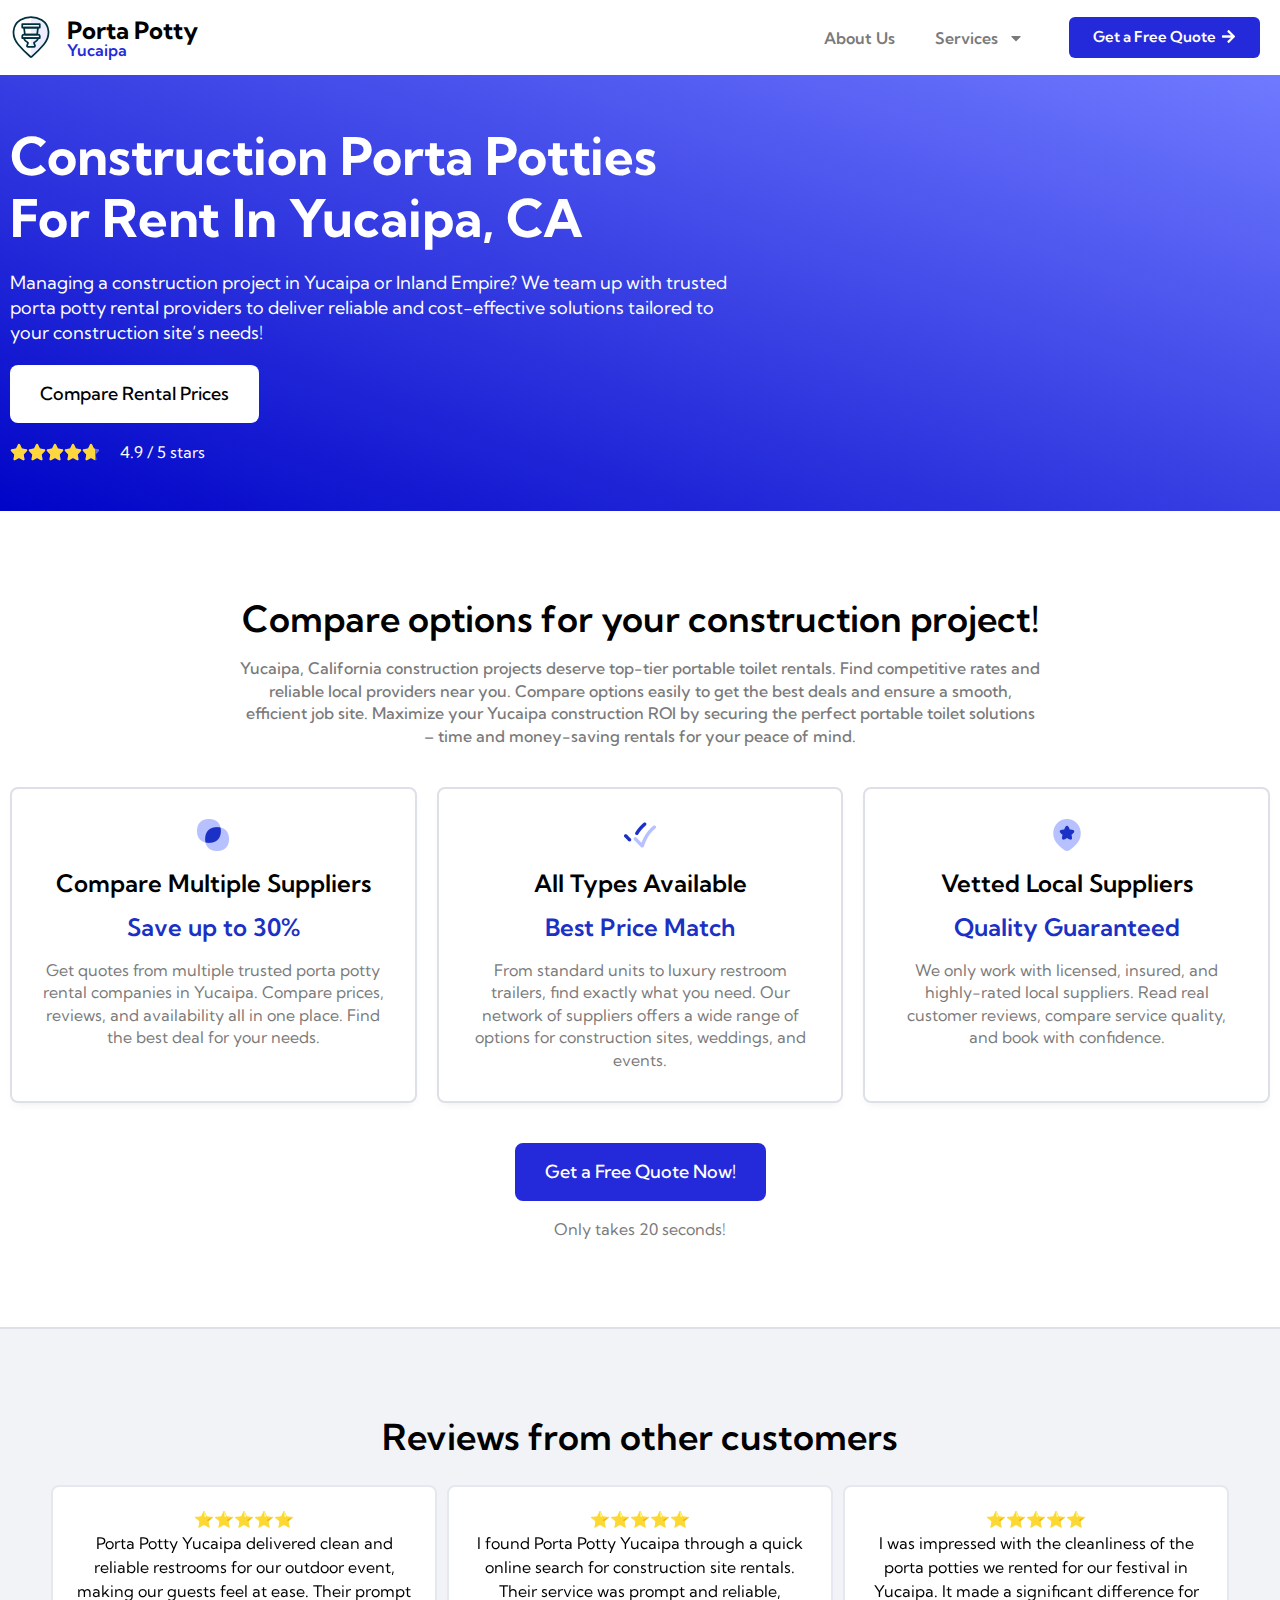
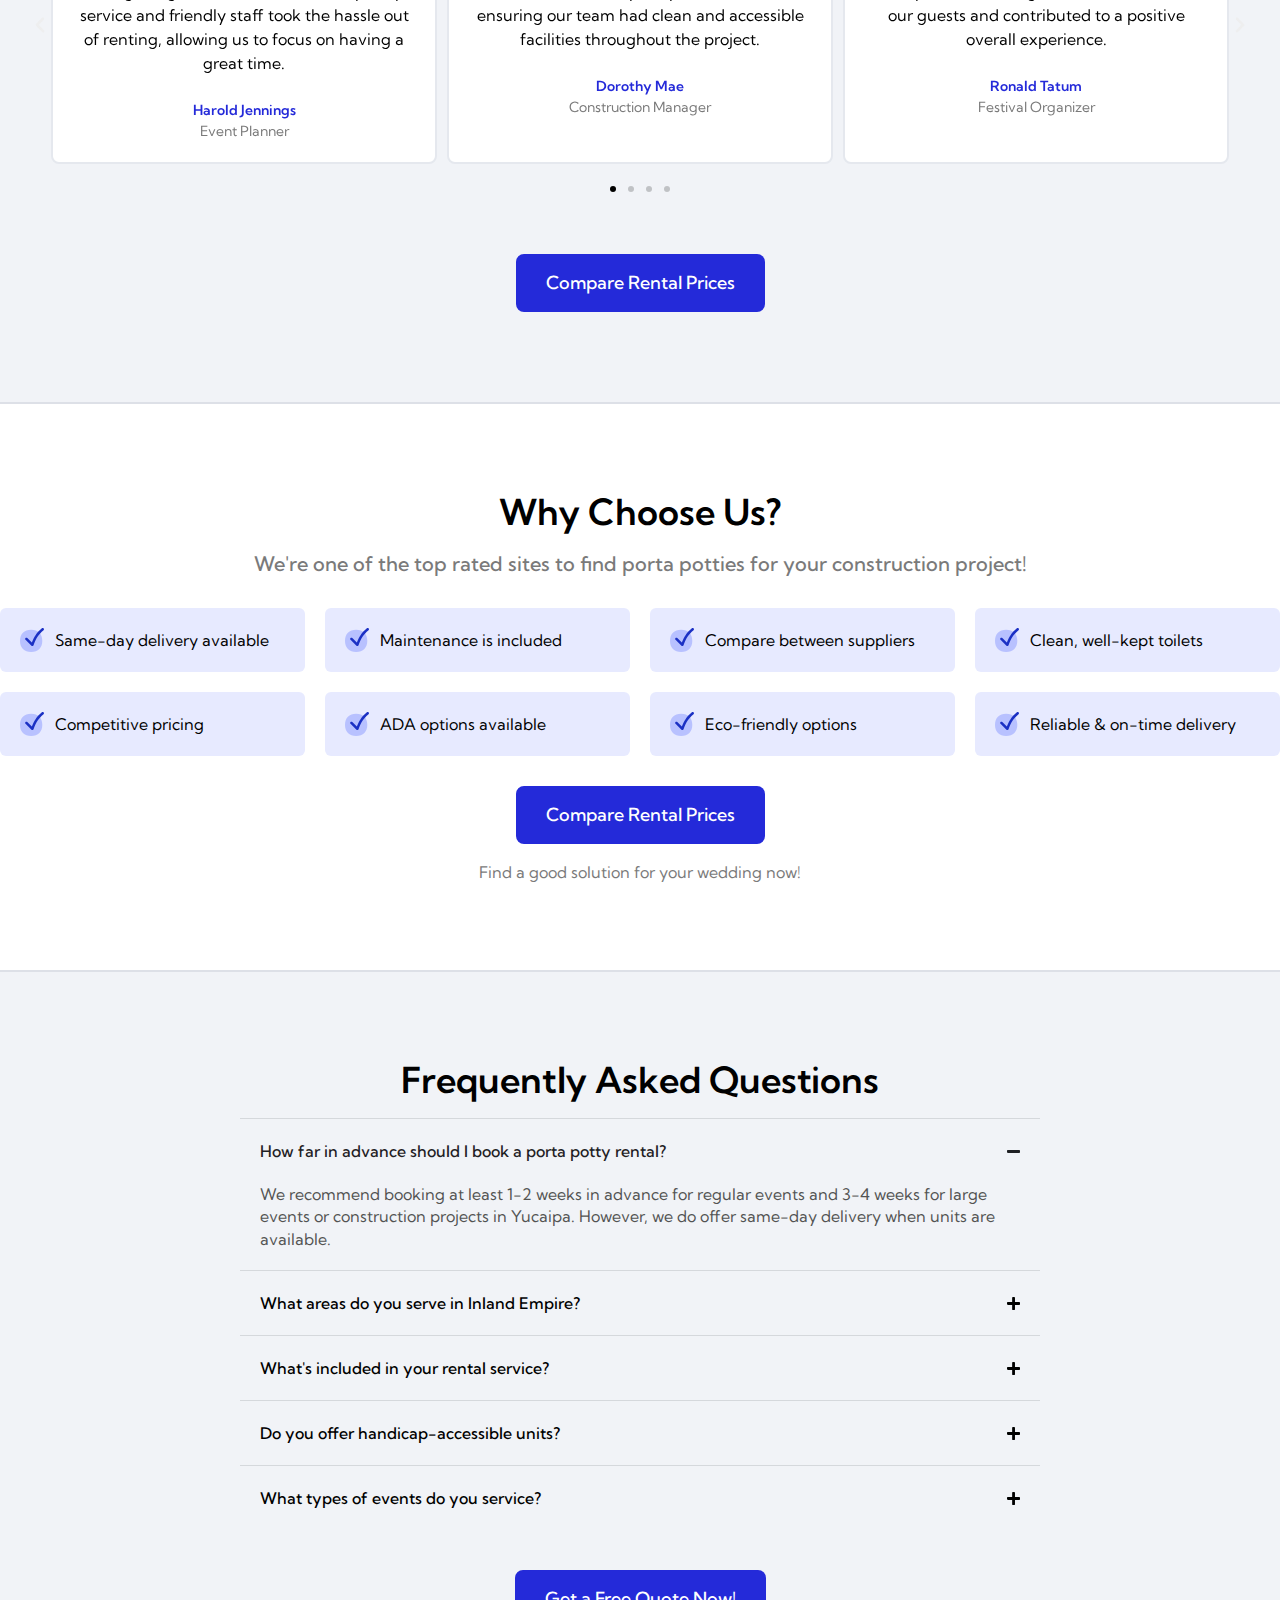
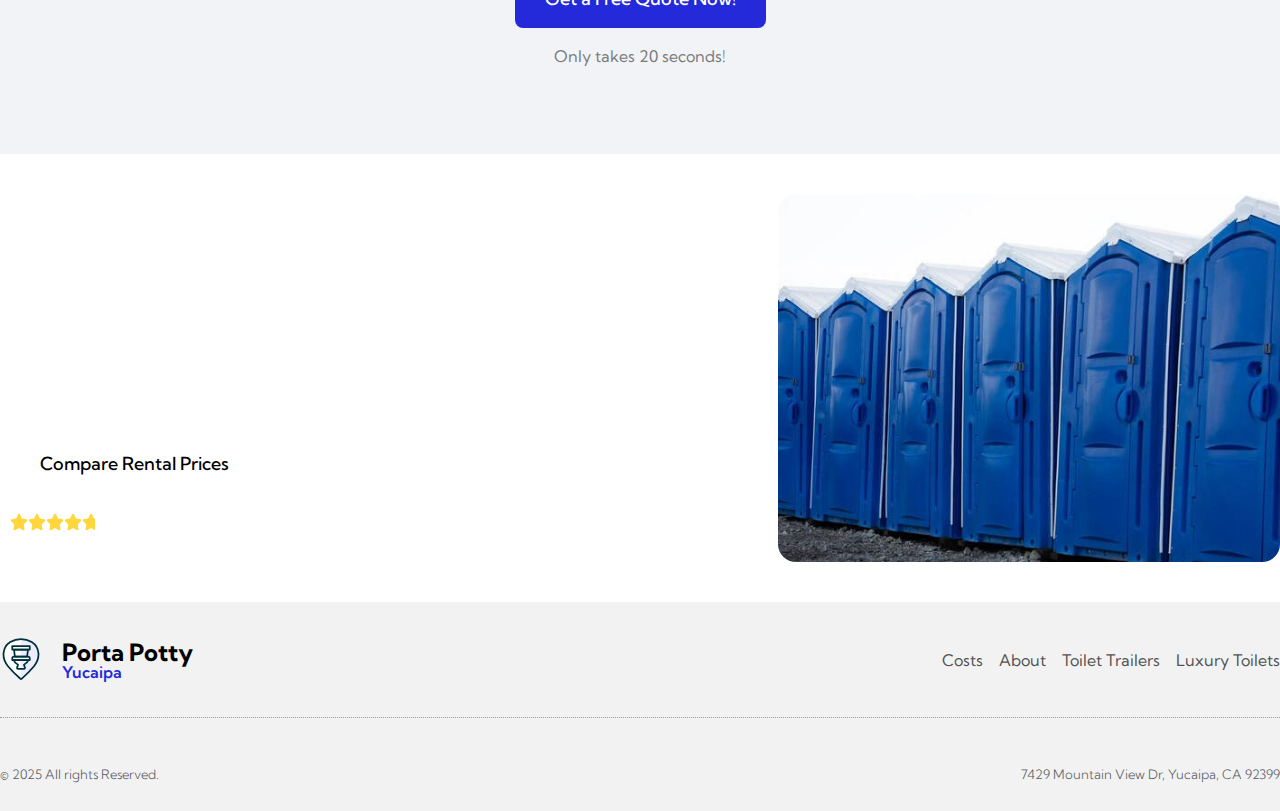
<file: construction/index.html>
<!DOCTYPE html>
<html lang="en-US" prefix="og: https://ogp.me/ns#">
<head>
	<meta charset="UTF-8">
	<meta name="viewport" content="width=device-width, initial-scale=1">
	<link rel="profile" href="https://gmpg.org/xfn/11">
		<style>img:is([sizes="auto" i], [sizes^="auto," i]) { contain-intrinsic-size: 3000px 1500px }</style>
	
<!-- Search Engine Optimization by Rank Math - https://rankmath.com/ -->
<title>Construction Porta Potties for Rent in Yucaipa</title>
<meta name="description" content="Managing a construction project in or ? We team up with trusted porta potty rental providers to deliver reliable and cost-effective solutions tailored to your">
<meta name="robots" content="follow, index, max-snippet:-1, max-video-preview:-1, max-image-preview:large">
<meta property="og:locale" content="en_US">
<meta property="og:type" content="article">
<meta property="og:title" content="Construction Porta Potties for Rent in Yucaipa">
<meta property="og:description" content="Managing a construction project in or ? We team up with trusted porta potty rental providers to deliver reliable and cost-effective solutions tailored to your">
<meta property="og:site_name" content="Porta Potty Yucaipa">
<meta property="og:updated_time" content="2025-01-30T22:35:56+00:00">
<meta property="og:image" content="/wp-content/uploads/2025/01/portapotties.jpeg">
<meta property="og:image:secure_url" content="/wp-content/uploads/2025/01/portapotties.jpeg">
<meta property="og:image:width" content="556">
<meta property="og:image:height" content="407">
<meta property="og:image:alt" content="Construction Porta Potties for Rent in [city]">
<meta property="og:image:type" content="image/jpeg">
<meta name="twitter:card" content="summary_large_image">
<meta name="twitter:title" content="Construction Porta Potties for Rent in Yucaipa">
<meta name="twitter:description" content="Managing a construction project in or ? We team up with trusted porta potty rental providers to deliver reliable and cost-effective solutions tailored to your">
<meta name="twitter:image" content="/wp-content/uploads/2025/01/portapotties.jpeg">
<meta name="twitter:label1" content="Time to read">
<meta name="twitter:data1" content="3 minutes">
<!-- /Rank Math WordPress SEO plugin -->

<link rel="alternate" type="application/rss+xml" title="Porta Potty Rentals in Yucaipa, CA &raquo; Feed" href="/feed/">
<link rel="alternate" type="application/rss+xml" title="Porta Potty Rentals in Yucaipa, CA &raquo; Comments Feed" href="/comments/feed/">
<script>
window._wpemojiSettings = {"baseUrl":"https:\/\/s.w.org\/images\/core\/emoji\/15.0.3\/72x72\/","ext":".png","svgUrl":"https:\/\/s.w.org\/images\/core\/emoji\/15.0.3\/svg\/","svgExt":".svg","source":{"concatemoji":"\/wp-includes\/js\/wp-emoji-release.min.js?ver=6.7.1"}};
/*! This file is auto-generated */
!function(i,n){var o,s,e;function c(e){try{var t={supportTests:e,timestamp:(new Date).valueOf()};sessionStorage.setItem(o,JSON.stringify(t))}catch(e){}}function p(e,t,n){e.clearRect(0,0,e.canvas.width,e.canvas.height),e.fillText(t,0,0);var t=new Uint32Array(e.getImageData(0,0,e.canvas.width,e.canvas.height).data),r=(e.clearRect(0,0,e.canvas.width,e.canvas.height),e.fillText(n,0,0),new Uint32Array(e.getImageData(0,0,e.canvas.width,e.canvas.height).data));return t.every(function(e,t){return e===r[t]})}function u(e,t,n){switch(t){case"flag":return n(e,"🏳️‍⚧️","🏳️​⚧️")?!1:!n(e,"🇺🇳","🇺​🇳")&&!n(e,"🏴󠁧󠁢󠁥󠁮󠁧󠁿","🏴​󠁧​󠁢​󠁥​󠁮​󠁧​󠁿");case"emoji":return!n(e,"🐦‍⬛","🐦​⬛")}return!1}function f(e,t,n){var r="undefined"!=typeof WorkerGlobalScope&&self instanceof WorkerGlobalScope?new OffscreenCanvas(300,150):i.createElement("canvas"),a=r.getContext("2d",{willReadFrequently:!0}),o=(a.textBaseline="top",a.font="600 32px Arial",{});return e.forEach(function(e){o[e]=t(a,e,n)}),o}function t(e){var t=i.createElement("script");t.src=e,t.defer=!0,i.head.appendChild(t)}"undefined"!=typeof Promise&&(o="wpEmojiSettingsSupports",s=["flag","emoji"],n.supports={everything:!0,everythingExceptFlag:!0},e=new Promise(function(e){i.addEventListener("DOMContentLoaded",e,{once:!0})}),new Promise(function(t){var n=function(){try{var e=JSON.parse(sessionStorage.getItem(o));if("object"==typeof e&&"number"==typeof e.timestamp&&(new Date).valueOf()<e.timestamp+604800&&"object"==typeof e.supportTests)return e.supportTests}catch(e){}return null}();if(!n){if("undefined"!=typeof Worker&&"undefined"!=typeof OffscreenCanvas&&"undefined"!=typeof URL&&URL.createObjectURL&&"undefined"!=typeof Blob)try{var e="postMessage("+f.toString()+"("+[JSON.stringify(s),u.toString(),p.toString()].join(",")+"));",r=new Blob([e],{type:"text/javascript"}),a=new Worker(URL.createObjectURL(r),{name:"wpTestEmojiSupports"});return void(a.onmessage=function(e){c(n=e.data),a.terminate(),t(n)})}catch(e){}c(n=f(s,u,p))}t(n)}).then(function(e){for(var t in e)n.supports[t]=e[t],n.supports.everything=n.supports.everything&&n.supports[t],"flag"!==t&&(n.supports.everythingExceptFlag=n.supports.everythingExceptFlag&&n.supports[t]);n.supports.everythingExceptFlag=n.supports.everythingExceptFlag&&!n.supports.flag,n.DOMReady=!1,n.readyCallback=function(){n.DOMReady=!0}}).then(function(){return e}).then(function(){var e;n.supports.everything||(n.readyCallback(),(e=n.source||{}).concatemoji?t(e.concatemoji):e.wpemoji&&e.twemoji&&(t(e.twemoji),t(e.wpemoji)))}))}((window,document),window._wpemojiSettings);
</script>
<style id="wp-emoji-styles-inline-css">img.wp-smiley, img.emoji {
		display: inline !important;
		border: none !important;
		box-shadow: none !important;
		height: 1em !important;
		width: 1em !important;
		margin: 0 0.07em !important;
		vertical-align: -0.1em !important;
		background: none !important;
		padding: 0 !important;
	}</style>
<style id="rank-math-toc-block-style-inline-css">.wp-block-rank-math-toc-block nav ol{counter-reset:item}.wp-block-rank-math-toc-block nav ol li{display:block}.wp-block-rank-math-toc-block nav ol li:before{content:counters(item, ".") ". ";counter-increment:item}</style>
<style id="rank-math-rich-snippet-style-inline-css">/*!
* Plugin:  Rank Math
* URL: https://rankmath.com/wordpress/plugin/seo-suite/
* Name:  rank-math-review-snippet.css
*/@-webkit-keyframes spin{0%{-webkit-transform:rotate(0deg)}100%{-webkit-transform:rotate(-360deg)}}@keyframes spin{0%{-webkit-transform:rotate(0deg)}100%{-webkit-transform:rotate(-360deg)}}@keyframes bounce{from{-webkit-transform:translateY(0px);transform:translateY(0px)}to{-webkit-transform:translateY(-5px);transform:translateY(-5px)}}@-webkit-keyframes bounce{from{-webkit-transform:translateY(0px);transform:translateY(0px)}to{-webkit-transform:translateY(-5px);transform:translateY(-5px)}}@-webkit-keyframes loading{0%{background-size:20% 50% ,20% 50% ,20% 50%}20%{background-size:20% 20% ,20% 50% ,20% 50%}40%{background-size:20% 100%,20% 20% ,20% 50%}60%{background-size:20% 50% ,20% 100%,20% 20%}80%{background-size:20% 50% ,20% 50% ,20% 100%}100%{background-size:20% 50% ,20% 50% ,20% 50%}}@keyframes loading{0%{background-size:20% 50% ,20% 50% ,20% 50%}20%{background-size:20% 20% ,20% 50% ,20% 50%}40%{background-size:20% 100%,20% 20% ,20% 50%}60%{background-size:20% 50% ,20% 100%,20% 20%}80%{background-size:20% 50% ,20% 50% ,20% 100%}100%{background-size:20% 50% ,20% 50% ,20% 50%}}:root{--rankmath-wp-adminbar-height: 0}#rank-math-rich-snippet-wrapper{overflow:hidden}#rank-math-rich-snippet-wrapper h5.rank-math-title{display:block;font-size:18px;line-height:1.4}#rank-math-rich-snippet-wrapper .rank-math-review-image{float:right;max-width:40%;margin-left:15px}#rank-math-rich-snippet-wrapper .rank-math-review-data{margin-bottom:15px}#rank-math-rich-snippet-wrapper .rank-math-total-wrapper{width:100%;padding:0 0 20px 0;float:left;clear:both;position:relative;-webkit-box-sizing:border-box;box-sizing:border-box}#rank-math-rich-snippet-wrapper .rank-math-total-wrapper .rank-math-total{border:0;display:block;margin:0;width:auto;float:left;text-align:left;padding:0;font-size:24px;line-height:1;font-weight:700;-webkit-box-sizing:border-box;box-sizing:border-box;overflow:hidden}#rank-math-rich-snippet-wrapper .rank-math-total-wrapper .rank-math-review-star{float:left;margin-left:15px;margin-top:5px;position:relative;z-index:99;line-height:1}#rank-math-rich-snippet-wrapper .rank-math-total-wrapper .rank-math-review-star .rank-math-review-result-wrapper{display:inline-block;white-space:nowrap;position:relative;color:#e7e7e7}#rank-math-rich-snippet-wrapper .rank-math-total-wrapper .rank-math-review-star .rank-math-review-result-wrapper .rank-math-review-result{position:absolute;top:0;left:0;overflow:hidden;white-space:nowrap;color:#ffbe01}#rank-math-rich-snippet-wrapper .rank-math-total-wrapper .rank-math-review-star .rank-math-review-result-wrapper i{font-size:18px;-webkit-text-stroke-width:1px;font-style:normal;padding:0 2px;line-height:inherit}#rank-math-rich-snippet-wrapper .rank-math-total-wrapper .rank-math-review-star .rank-math-review-result-wrapper i:before{content:"\2605"}body.rtl #rank-math-rich-snippet-wrapper .rank-math-review-image{float:left;margin-left:0;margin-right:15px}body.rtl #rank-math-rich-snippet-wrapper .rank-math-total-wrapper .rank-math-total{float:right}body.rtl #rank-math-rich-snippet-wrapper .rank-math-total-wrapper .rank-math-review-star{float:right;margin-left:0;margin-right:15px}body.rtl #rank-math-rich-snippet-wrapper .rank-math-total-wrapper .rank-math-review-star .rank-math-review-result{left:auto;right:0}@media screen and (max-width: 480px){#rank-math-rich-snippet-wrapper .rank-math-review-image{display:block;max-width:100%;width:100%;text-align:center;margin-right:0}#rank-math-rich-snippet-wrapper .rank-math-review-data{clear:both}}.clear{clear:both}</style>
<style id="global-styles-inline-css">:root{--wp--preset--aspect-ratio--square: 1;--wp--preset--aspect-ratio--4-3: 4/3;--wp--preset--aspect-ratio--3-4: 3/4;--wp--preset--aspect-ratio--3-2: 3/2;--wp--preset--aspect-ratio--2-3: 2/3;--wp--preset--aspect-ratio--16-9: 16/9;--wp--preset--aspect-ratio--9-16: 9/16;--wp--preset--color--black: #000000;--wp--preset--color--cyan-bluish-gray: #abb8c3;--wp--preset--color--white: #ffffff;--wp--preset--color--pale-pink: #f78da7;--wp--preset--color--vivid-red: #cf2e2e;--wp--preset--color--luminous-vivid-orange: #ff6900;--wp--preset--color--luminous-vivid-amber: #fcb900;--wp--preset--color--light-green-cyan: #7bdcb5;--wp--preset--color--vivid-green-cyan: #00d084;--wp--preset--color--pale-cyan-blue: #8ed1fc;--wp--preset--color--vivid-cyan-blue: #0693e3;--wp--preset--color--vivid-purple: #9b51e0;--wp--preset--gradient--vivid-cyan-blue-to-vivid-purple: linear-gradient(135deg,rgba(6,147,227,1) 0%,rgb(155,81,224) 100%);--wp--preset--gradient--light-green-cyan-to-vivid-green-cyan: linear-gradient(135deg,rgb(122,220,180) 0%,rgb(0,208,130) 100%);--wp--preset--gradient--luminous-vivid-amber-to-luminous-vivid-orange: linear-gradient(135deg,rgba(252,185,0,1) 0%,rgba(255,105,0,1) 100%);--wp--preset--gradient--luminous-vivid-orange-to-vivid-red: linear-gradient(135deg,rgba(255,105,0,1) 0%,rgb(207,46,46) 100%);--wp--preset--gradient--very-light-gray-to-cyan-bluish-gray: linear-gradient(135deg,rgb(238,238,238) 0%,rgb(169,184,195) 100%);--wp--preset--gradient--cool-to-warm-spectrum: linear-gradient(135deg,rgb(74,234,220) 0%,rgb(151,120,209) 20%,rgb(207,42,186) 40%,rgb(238,44,130) 60%,rgb(251,105,98) 80%,rgb(254,248,76) 100%);--wp--preset--gradient--blush-light-purple: linear-gradient(135deg,rgb(255,206,236) 0%,rgb(152,150,240) 100%);--wp--preset--gradient--blush-bordeaux: linear-gradient(135deg,rgb(254,205,165) 0%,rgb(254,45,45) 50%,rgb(107,0,62) 100%);--wp--preset--gradient--luminous-dusk: linear-gradient(135deg,rgb(255,203,112) 0%,rgb(199,81,192) 50%,rgb(65,88,208) 100%);--wp--preset--gradient--pale-ocean: linear-gradient(135deg,rgb(255,245,203) 0%,rgb(182,227,212) 50%,rgb(51,167,181) 100%);--wp--preset--gradient--electric-grass: linear-gradient(135deg,rgb(202,248,128) 0%,rgb(113,206,126) 100%);--wp--preset--gradient--midnight: linear-gradient(135deg,rgb(2,3,129) 0%,rgb(40,116,252) 100%);--wp--preset--font-size--small: 13px;--wp--preset--font-size--medium: 20px;--wp--preset--font-size--large: 36px;--wp--preset--font-size--x-large: 42px;--wp--preset--spacing--20: 0.44rem;--wp--preset--spacing--30: 0.67rem;--wp--preset--spacing--40: 1rem;--wp--preset--spacing--50: 1.5rem;--wp--preset--spacing--60: 2.25rem;--wp--preset--spacing--70: 3.38rem;--wp--preset--spacing--80: 5.06rem;--wp--preset--shadow--natural: 6px 6px 9px rgba(0, 0, 0, 0.2);--wp--preset--shadow--deep: 12px 12px 50px rgba(0, 0, 0, 0.4);--wp--preset--shadow--sharp: 6px 6px 0px rgba(0, 0, 0, 0.2);--wp--preset--shadow--outlined: 6px 6px 0px -3px rgba(255, 255, 255, 1), 6px 6px rgba(0, 0, 0, 1);--wp--preset--shadow--crisp: 6px 6px 0px rgba(0, 0, 0, 1);}:root { --wp--style--global--content-size: 800px;--wp--style--global--wide-size: 1200px; }:where(body) { margin: 0; }.wp-site-blocks > .alignleft { float: left; margin-right: 2em; }.wp-site-blocks > .alignright { float: right; margin-left: 2em; }.wp-site-blocks > .aligncenter { justify-content: center; margin-left: auto; margin-right: auto; }:where(.wp-site-blocks) > * { margin-block-start: 24px; margin-block-end: 0; }:where(.wp-site-blocks) > :first-child { margin-block-start: 0; }:where(.wp-site-blocks) > :last-child { margin-block-end: 0; }:root { --wp--style--block-gap: 24px; }:root :where(.is-layout-flow) > :first-child{margin-block-start: 0;}:root :where(.is-layout-flow) > :last-child{margin-block-end: 0;}:root :where(.is-layout-flow) > *{margin-block-start: 24px;margin-block-end: 0;}:root :where(.is-layout-constrained) > :first-child{margin-block-start: 0;}:root :where(.is-layout-constrained) > :last-child{margin-block-end: 0;}:root :where(.is-layout-constrained) > *{margin-block-start: 24px;margin-block-end: 0;}:root :where(.is-layout-flex){gap: 24px;}:root :where(.is-layout-grid){gap: 24px;}.is-layout-flow > .alignleft{float: left;margin-inline-start: 0;margin-inline-end: 2em;}.is-layout-flow > .alignright{float: right;margin-inline-start: 2em;margin-inline-end: 0;}.is-layout-flow > .aligncenter{margin-left: auto !important;margin-right: auto !important;}.is-layout-constrained > .alignleft{float: left;margin-inline-start: 0;margin-inline-end: 2em;}.is-layout-constrained > .alignright{float: right;margin-inline-start: 2em;margin-inline-end: 0;}.is-layout-constrained > .aligncenter{margin-left: auto !important;margin-right: auto !important;}.is-layout-constrained > :where(:not(.alignleft):not(.alignright):not(.alignfull)){max-width: var(--wp--style--global--content-size);margin-left: auto !important;margin-right: auto !important;}.is-layout-constrained > .alignwide{max-width: var(--wp--style--global--wide-size);}body .is-layout-flex{display: flex;}.is-layout-flex{flex-wrap: wrap;align-items: center;}.is-layout-flex > :is(*, div){margin: 0;}body .is-layout-grid{display: grid;}.is-layout-grid > :is(*, div){margin: 0;}body{padding-top: 0px;padding-right: 0px;padding-bottom: 0px;padding-left: 0px;}a:where(:not(.wp-element-button)){text-decoration: underline;}:root :where(.wp-element-button, .wp-block-button__link){background-color: #32373c;border-width: 0;color: #fff;font-family: inherit;font-size: inherit;line-height: inherit;padding: calc(0.667em + 2px) calc(1.333em + 2px);text-decoration: none;}.has-black-color{color: var(--wp--preset--color--black) !important;}.has-cyan-bluish-gray-color{color: var(--wp--preset--color--cyan-bluish-gray) !important;}.has-white-color{color: var(--wp--preset--color--white) !important;}.has-pale-pink-color{color: var(--wp--preset--color--pale-pink) !important;}.has-vivid-red-color{color: var(--wp--preset--color--vivid-red) !important;}.has-luminous-vivid-orange-color{color: var(--wp--preset--color--luminous-vivid-orange) !important;}.has-luminous-vivid-amber-color{color: var(--wp--preset--color--luminous-vivid-amber) !important;}.has-light-green-cyan-color{color: var(--wp--preset--color--light-green-cyan) !important;}.has-vivid-green-cyan-color{color: var(--wp--preset--color--vivid-green-cyan) !important;}.has-pale-cyan-blue-color{color: var(--wp--preset--color--pale-cyan-blue) !important;}.has-vivid-cyan-blue-color{color: var(--wp--preset--color--vivid-cyan-blue) !important;}.has-vivid-purple-color{color: var(--wp--preset--color--vivid-purple) !important;}.has-black-background-color{background-color: var(--wp--preset--color--black) !important;}.has-cyan-bluish-gray-background-color{background-color: var(--wp--preset--color--cyan-bluish-gray) !important;}.has-white-background-color{background-color: var(--wp--preset--color--white) !important;}.has-pale-pink-background-color{background-color: var(--wp--preset--color--pale-pink) !important;}.has-vivid-red-background-color{background-color: var(--wp--preset--color--vivid-red) !important;}.has-luminous-vivid-orange-background-color{background-color: var(--wp--preset--color--luminous-vivid-orange) !important;}.has-luminous-vivid-amber-background-color{background-color: var(--wp--preset--color--luminous-vivid-amber) !important;}.has-light-green-cyan-background-color{background-color: var(--wp--preset--color--light-green-cyan) !important;}.has-vivid-green-cyan-background-color{background-color: var(--wp--preset--color--vivid-green-cyan) !important;}.has-pale-cyan-blue-background-color{background-color: var(--wp--preset--color--pale-cyan-blue) !important;}.has-vivid-cyan-blue-background-color{background-color: var(--wp--preset--color--vivid-cyan-blue) !important;}.has-vivid-purple-background-color{background-color: var(--wp--preset--color--vivid-purple) !important;}.has-black-border-color{border-color: var(--wp--preset--color--black) !important;}.has-cyan-bluish-gray-border-color{border-color: var(--wp--preset--color--cyan-bluish-gray) !important;}.has-white-border-color{border-color: var(--wp--preset--color--white) !important;}.has-pale-pink-border-color{border-color: var(--wp--preset--color--pale-pink) !important;}.has-vivid-red-border-color{border-color: var(--wp--preset--color--vivid-red) !important;}.has-luminous-vivid-orange-border-color{border-color: var(--wp--preset--color--luminous-vivid-orange) !important;}.has-luminous-vivid-amber-border-color{border-color: var(--wp--preset--color--luminous-vivid-amber) !important;}.has-light-green-cyan-border-color{border-color: var(--wp--preset--color--light-green-cyan) !important;}.has-vivid-green-cyan-border-color{border-color: var(--wp--preset--color--vivid-green-cyan) !important;}.has-pale-cyan-blue-border-color{border-color: var(--wp--preset--color--pale-cyan-blue) !important;}.has-vivid-cyan-blue-border-color{border-color: var(--wp--preset--color--vivid-cyan-blue) !important;}.has-vivid-purple-border-color{border-color: var(--wp--preset--color--vivid-purple) !important;}.has-vivid-cyan-blue-to-vivid-purple-gradient-background{background: var(--wp--preset--gradient--vivid-cyan-blue-to-vivid-purple) !important;}.has-light-green-cyan-to-vivid-green-cyan-gradient-background{background: var(--wp--preset--gradient--light-green-cyan-to-vivid-green-cyan) !important;}.has-luminous-vivid-amber-to-luminous-vivid-orange-gradient-background{background: var(--wp--preset--gradient--luminous-vivid-amber-to-luminous-vivid-orange) !important;}.has-luminous-vivid-orange-to-vivid-red-gradient-background{background: var(--wp--preset--gradient--luminous-vivid-orange-to-vivid-red) !important;}.has-very-light-gray-to-cyan-bluish-gray-gradient-background{background: var(--wp--preset--gradient--very-light-gray-to-cyan-bluish-gray) !important;}.has-cool-to-warm-spectrum-gradient-background{background: var(--wp--preset--gradient--cool-to-warm-spectrum) !important;}.has-blush-light-purple-gradient-background{background: var(--wp--preset--gradient--blush-light-purple) !important;}.has-blush-bordeaux-gradient-background{background: var(--wp--preset--gradient--blush-bordeaux) !important;}.has-luminous-dusk-gradient-background{background: var(--wp--preset--gradient--luminous-dusk) !important;}.has-pale-ocean-gradient-background{background: var(--wp--preset--gradient--pale-ocean) !important;}.has-electric-grass-gradient-background{background: var(--wp--preset--gradient--electric-grass) !important;}.has-midnight-gradient-background{background: var(--wp--preset--gradient--midnight) !important;}.has-small-font-size{font-size: var(--wp--preset--font-size--small) !important;}.has-medium-font-size{font-size: var(--wp--preset--font-size--medium) !important;}.has-large-font-size{font-size: var(--wp--preset--font-size--large) !important;}.has-x-large-font-size{font-size: var(--wp--preset--font-size--x-large) !important;}
:root :where(.wp-block-pullquote){font-size: 1.5em;line-height: 1.6;}</style>
<link rel="stylesheet" id="hello-elementor-css" href="/wp-content/themes/hello-elementor/style.min.css?ver=3.2.1" media="all">
<link rel="stylesheet" id="hello-elementor-theme-style-css" href="/wp-content/themes/hello-elementor/theme.min.css?ver=3.2.1" media="all">
<link rel="stylesheet" id="hello-elementor-header-footer-css" href="/wp-content/themes/hello-elementor/header-footer.min.css?ver=3.2.1" media="all">
<link rel="stylesheet" id="elementor-frontend-css" href="/wp-content/plugins/elementor/assets/css/frontend.min.css?ver=3.26.5" media="all">
<link rel="stylesheet" id="elementor-post-7-css" href="/wp-content/uploads/elementor/css/post-7.css?ver=1738264329" media="all">
<link rel="stylesheet" id="widget-heading-css" href="/wp-content/plugins/elementor/assets/css/widget-heading.min.css?ver=3.26.5" media="all">
<link rel="stylesheet" id="widget-nav-menu-css" href="/wp-content/plugins/elementor-pro/assets/css/widget-nav-menu.min.css?ver=3.26.3" media="all">
<link rel="stylesheet" id="widget-icon-list-css" href="/wp-content/plugins/elementor/assets/css/widget-icon-list.min.css?ver=3.26.5" media="all">
<link rel="stylesheet" id="widget-rating-css" href="/wp-content/plugins/elementor/assets/css/widget-rating.min.css?ver=3.26.5" media="all">
<link rel="stylesheet" id="widget-image-css" href="/wp-content/plugins/elementor/assets/css/widget-image.min.css?ver=3.26.5" media="all">
<link rel="stylesheet" id="swiper-css" href="/wp-content/plugins/elementor/assets/lib/swiper/v8/css/swiper.min.css?ver=8.4.5" media="all">
<link rel="stylesheet" id="e-swiper-css" href="/wp-content/plugins/elementor/assets/css/conditionals/e-swiper.min.css?ver=3.26.5" media="all">
<link rel="stylesheet" id="widget-testimonial-carousel-css" href="/wp-content/plugins/elementor-pro/assets/css/widget-testimonial-carousel.min.css?ver=3.26.3" media="all">
<link rel="stylesheet" id="widget-carousel-module-base-css" href="/wp-content/plugins/elementor-pro/assets/css/widget-carousel-module-base.min.css?ver=3.26.3" media="all">
<link rel="stylesheet" id="widget-nested-accordion-css" href="/wp-content/plugins/elementor/assets/css/widget-nested-accordion.min.css?ver=3.26.5" media="all">
<link rel="stylesheet" id="elementor-post-158-css" href="/wp-content/uploads/elementor/css/post-158.css?ver=1738276663" media="all">
<link rel="stylesheet" id="elementor-post-30-css" href="/wp-content/uploads/elementor/css/post-30.css?ver=1738264329" media="all">
<link rel="stylesheet" id="elementor-post-296-css" href="/wp-content/uploads/elementor/css/post-296.css?ver=1738264329" media="all">
<link rel="stylesheet" id="google-fonts-1-css" href="https://fonts.googleapis.com/css?family=Kumbh+Sans%3A100%2C100italic%2C200%2C200italic%2C300%2C300italic%2C400%2C400italic%2C500%2C500italic%2C600%2C600italic%2C700%2C700italic%2C800%2C800italic%2C900%2C900italic&#038;display=swap&#038;ver=6.7.1" media="all">
<link rel="preconnect" href="https://fonts.gstatic.com/" crossorigin>
<script id="breeze-prefetch-js-extra">var breeze_prefetch = {"local_url":"","ignore_remote_prefetch":"1","ignore_list":["wp-admin","wp-login.php"]};</script>
<script src="/wp-content/plugins/breeze/assets/js/js-front-end/breeze-prefetch-links.min.js?ver=2.2.1" id="breeze-prefetch-js"></script>
<script src="/wp-includes/js/jquery/jquery.min.js?ver=3.7.1" id="jquery-core-js"></script>
<script src="/wp-includes/js/jquery/jquery-migrate.min.js?ver=3.4.1" id="jquery-migrate-js"></script>
<link rel="https://api.w.org/" href="/wp-json/">
<link rel="alternate" title="JSON" type="application/json" href="/wp-json/wp/v2/pages/158">
<link rel="EditURI" type="application/rsd+xml" title="RSD" href="/xmlrpc.php?rsd">
<meta name="generator" content="WordPress 6.7.1">
<link rel="shortlink" href="/?p=158">
<link rel="alternate" title="oEmbed (JSON)" type="application/json+oembed" href="/wp-json/oembed/1.0/embed?url=https%3A%2F%2F%2Fconstruction%2F">
<link rel="alternate" title="oEmbed (XML)" type="text/xml+oembed" href="/wp-json/oembed/1.0/embed?url=https%3A%2F%2F%2Fconstruction%2F#038;format=xml">
<script async defer src="https://app.visitortracking.com/assets/js/tracer.js"></script>
<script>function init_tracer() { 
   var tracer = new Tracer({  
   websiteId : "fb5f4196-71fc-4065-b823-f34758675cf7",  
   async : true, 
   debug : false }); 
 }</script>
<style>/* CSS added by Hide Metadata Plugin */

.entry-meta .byline:before,
			.entry-header .entry-meta span.byline:before,
			.entry-meta .byline:after,
			.entry-header .entry-meta span.byline:after,
			.single .byline, .group-blog .byline,
			.entry-meta .byline,
			.entry-header .entry-meta > span.byline,
			.entry-meta .author.vcard  {
				content: '';
				display: none;
				margin: 0;
			}</style>
<meta name="generator" content="Elementor 3.26.5; features: e_font_icon_svg, additional_custom_breakpoints, e_element_cache; settings: css_print_method-external, google_font-enabled, font_display-swap">
			<style>.e-con.e-parent:nth-of-type(n+4):not(.e-lazyloaded):not(.e-no-lazyload),
				.e-con.e-parent:nth-of-type(n+4):not(.e-lazyloaded):not(.e-no-lazyload) * {
					background-image: none !important;
				}
				@media screen and (max-height: 1024px) {
					.e-con.e-parent:nth-of-type(n+3):not(.e-lazyloaded):not(.e-no-lazyload),
					.e-con.e-parent:nth-of-type(n+3):not(.e-lazyloaded):not(.e-no-lazyload) * {
						background-image: none !important;
					}
				}
				@media screen and (max-height: 640px) {
					.e-con.e-parent:nth-of-type(n+2):not(.e-lazyloaded):not(.e-no-lazyload),
					.e-con.e-parent:nth-of-type(n+2):not(.e-lazyloaded):not(.e-no-lazyload) * {
						background-image: none !important;
					}
				}</style>
			<link rel="icon" href="/wp-content/uploads/2025/01/Style-Three-Pin-Toilet-Streamline-Ultimate.svg" sizes="32x32">
<link rel="icon" href="/wp-content/uploads/2025/01/Style-Three-Pin-Toilet-Streamline-Ultimate.svg" sizes="192x192">
<link rel="apple-touch-icon" href="/wp-content/uploads/2025/01/Style-Three-Pin-Toilet-Streamline-Ultimate.svg">
<meta name="msapplication-TileImage" content="/wp-content/uploads/2025/01/Style-Three-Pin-Toilet-Streamline-Ultimate.svg">
</head>
<body class="page-template page-template-elementor_header_footer page page-id-158 wp-embed-responsive elementor-default elementor-template-full-width elementor-kit-7 elementor-page elementor-page-158">


<a class="skip-link screen-reader-text" href="#content">Skip to content</a>

		<div data-elementor-type="header" data-elementor-id="30" class="elementor elementor-30 elementor-location-header" data-elementor-post-type="elementor_library">
			<div class="elementor-element elementor-element-f73ef7e e-flex e-con-boxed e-con e-parent" data-id="f73ef7e" data-element_type="container">
					<div class="e-con-inner">
				<div class="elementor-element elementor-element-a63eb3f elementor-view-default elementor-widget elementor-widget-icon" data-id="a63eb3f" data-element_type="widget" data-widget_type="icon.default">
				<div class="elementor-widget-container">
							<div class="elementor-icon-wrapper">
			<a class="elementor-icon" href="/">
			<svg xmlns="http://www.w3.org/2000/svg" viewbox="0 0 24 24" id="Style-Three-Pin-Toilet--Streamline-Ultimate" height="24" width="24"><desc>Style Three Pin Toilet Streamline Icon: https://streamlinehq.com</desc><defs></defs><title>style-three-pin-toilet</title>
<path d="M12 0.574a11.38 11.38 0 0 1 6.112 1.77c4.75 3.011 5.1 9.23 1.315 13.777a59.3 59.3 0 0 1 -7.106 7.188 0.5 0.5 0 0 1 -0.642 0 59.333 59.333 0 0 1 -7.106 -7.189C0.789 11.574 1.138 5.355 5.888 2.344A11.38 11.38 0 0 1 12 0.574Z" fill="#ecedff" stroke-width="1"></path><path d="M12 0.574a11.38 11.38 0 0 0 -6.112 1.77c-4.75 3.011 -5.1 9.23 -1.315 13.777a59.333 59.333 0 0 0 7.106 7.189 0.5 0.5 0 0 0 0.321 0.116Z" fill="#ffffff" stroke-width="1"></path><path d="M12 0.574a11.38 11.38 0 0 1 6.112 1.77c4.75 3.011 5.1 9.23 1.315 13.777a59.333 59.333 0 0 1 -7.106 7.189 0.5 0.5 0 0 1 -0.642 0 59.3 59.3 0 0 1 -7.106 -7.188C0.789 11.574 1.138 5.355 5.888 2.344A11.38 11.38 0 0 1 12 0.574Z" stroke="#00303e" stroke-linecap="round" stroke-linejoin="round" fill="none" stroke-width="1"></path><path d="M7.756 12.575a4.514 4.514 0 0 0 2.574 2.679l-0.591 1.652a0.5 0.5 0 0 0 0.471 0.669h3.58a0.5 0.5 0 0 0 0.471 -0.669l-0.591 -1.652a4.514 4.514 0 0 0 2.574 -2.679Z" fill="#ecedff" stroke-width="1"></path><path d="m16 6.575 -0.5 4 -7 0 -0.5 -4 8 0z" fill="#ecedff" stroke-width="1"></path><path d="m12 6.575 -4 0 0.5 4 3.5 0 0 -4z" fill="#ffffff" stroke-width="1"></path><path d="M12 12.575H7.756a4.514 4.514 0 0 0 2.574 2.679l-0.591 1.652a0.5 0.5 0 0 0 0.471 0.669H12Z" fill="#ffffff" stroke-width="1"></path><path d="M7 4.575h10v2H7Z" stroke="#00303e" stroke-linecap="round" stroke-linejoin="round" fill="#ffffff" stroke-width="1"></path><path d="M17 12.575H7v-1a1 1 0 0 1 1 -1h8a1 1 0 0 1 1 1Z" stroke="#00303e" stroke-linecap="round" stroke-linejoin="round" fill="#ffffff" stroke-width="1"></path><path d="m16 6.575 -0.5 4 -7 0 -0.5 -4 8 0z" stroke="#00303e" stroke-linecap="round" stroke-linejoin="round" fill="none" stroke-width="1"></path><path d="M7.756 12.575a4.514 4.514 0 0 0 2.574 2.679l-0.591 1.652a0.5 0.5 0 0 0 0.471 0.669h3.58a0.5 0.5 0 0 0 0.471 -0.669l-0.591 -1.652a4.514 4.514 0 0 0 2.574 -2.679Z" stroke="#00303e" stroke-linecap="round" stroke-linejoin="round" fill="none" stroke-width="1"></path></svg>			</a>
		</div>
						</div>
				</div>
		<div class="elementor-element elementor-element-ba65266 e-con-full e-flex e-con e-child" data-id="ba65266" data-element_type="container">
				<div class="elementor-element elementor-element-674d6a9 elementor-widget elementor-widget-heading" data-id="674d6a9" data-element_type="widget" data-widget_type="heading.default">
				<div class="elementor-widget-container">
					<h2 class="elementor-heading-title elementor-size-default"><a href="/">Porta Potty</a></h2>				</div>
				</div>
				<div class="elementor-element elementor-element-1249a41 elementor-widget elementor-widget-heading" data-id="1249a41" data-element_type="widget" data-widget_type="heading.default">
				<div class="elementor-widget-container">
					<h2 class="elementor-heading-title elementor-size-default"><a href="/">Yucaipa</a></h2>				</div>
				</div>
				</div>
				<div class="elementor-element elementor-element-3896754 elementor-nav-menu__align-end elementor-nav-menu--stretch elementor-widget-mobile__width-initial elementor-nav-menu--dropdown-tablet elementor-nav-menu__text-align-aside elementor-nav-menu--toggle elementor-nav-menu--burger elementor-widget elementor-widget-nav-menu" data-id="3896754" data-element_type="widget" data-settings="{&quot;full_width&quot;:&quot;stretch&quot;,&quot;layout&quot;:&quot;horizontal&quot;,&quot;submenu_icon&quot;:{&quot;value&quot;:&quot;&lt;svg class=\&quot;e-font-icon-svg e-fas-caret-down\&quot; viewBox=\&quot;0 0 320 512\&quot; xmlns=\&quot;http:\/\/www.w3.org\/2000\/svg\&quot;&gt;&lt;path d=\&quot;M31.3 192h257.3c17.8 0 26.7 21.5 14.1 34.1L174.1 354.8c-7.8 7.8-20.5 7.8-28.3 0L17.2 226.1C4.6 213.5 13.5 192 31.3 192z\&quot;&gt;&lt;\/path&gt;&lt;\/svg&gt;&quot;,&quot;library&quot;:&quot;fa-solid&quot;},&quot;toggle&quot;:&quot;burger&quot;}" data-widget_type="nav-menu.default">
				<div class="elementor-widget-container">
								<nav aria-label="Menu" class="elementor-nav-menu--main elementor-nav-menu__container elementor-nav-menu--layout-horizontal e--pointer-underline e--animation-fade">
				<ul id="menu-1-3896754" class="elementor-nav-menu">
<li class="menu-item menu-item-type-post_type menu-item-object-page menu-item-283"><a href="/about-us/" class="elementor-item">About Us</a></li>
<li class="menu-item menu-item-type-custom menu-item-object-custom current-menu-ancestor current-menu-parent menu-item-has-children menu-item-284">
<a href="#" class="elementor-item elementor-item-anchor">Services</a>
<ul class="sub-menu elementor-nav-menu--dropdown">
	<li class="menu-item menu-item-type-post_type menu-item-object-page menu-item-277"><a href="/luxury-toilets/" class="elementor-sub-item">Luxury Toilets</a></li>
	<li class="menu-item menu-item-type-post_type menu-item-object-page menu-item-278"><a href="/toilet-trailers/" class="elementor-sub-item">Toilet Trailers</a></li>
	<li class="menu-item menu-item-type-post_type menu-item-object-page menu-item-279"><a href="/festivals/" class="elementor-sub-item">For Festivals</a></li>
	<li class="menu-item menu-item-type-post_type menu-item-object-page current-menu-item page_item page-item-158 current_page_item menu-item-280"><a href="/construction/" aria-current="page" class="elementor-sub-item elementor-item-active">For Construction Sites</a></li>
	<li class="menu-item menu-item-type-post_type menu-item-object-page menu-item-281"><a href="/events/" class="elementor-sub-item">For Events</a></li>
	<li class="menu-item menu-item-type-post_type menu-item-object-page menu-item-282"><a href="/weddings/" class="elementor-sub-item">For Weddings</a></li>
</ul>
</li>
</ul>			</nav>
					<div class="elementor-menu-toggle" role="button" tabindex="0" aria-label="Menu Toggle" aria-expanded="false">
			<svg aria-hidden="true" role="presentation" class="elementor-menu-toggle__icon--open e-font-icon-svg e-eicon-menu-bar" viewbox="0 0 1000 1000" xmlns="http://www.w3.org/2000/svg"><path d="M104 333H896C929 333 958 304 958 271S929 208 896 208H104C71 208 42 237 42 271S71 333 104 333ZM104 583H896C929 583 958 554 958 521S929 458 896 458H104C71 458 42 487 42 521S71 583 104 583ZM104 833H896C929 833 958 804 958 771S929 708 896 708H104C71 708 42 737 42 771S71 833 104 833Z"></path></svg><svg aria-hidden="true" role="presentation" class="elementor-menu-toggle__icon--close e-font-icon-svg e-eicon-close" viewbox="0 0 1000 1000" xmlns="http://www.w3.org/2000/svg"><path d="M742 167L500 408 258 167C246 154 233 150 217 150 196 150 179 158 167 167 154 179 150 196 150 212 150 229 154 242 171 254L408 500 167 742C138 771 138 800 167 829 196 858 225 858 254 829L496 587 738 829C750 842 767 846 783 846 800 846 817 842 829 829 842 817 846 804 846 783 846 767 842 750 829 737L588 500 833 258C863 229 863 200 833 171 804 137 775 137 742 167Z"></path></svg>		</div>
					<nav class="elementor-nav-menu--dropdown elementor-nav-menu__container" aria-hidden="true">
				<ul id="menu-2-3896754" class="elementor-nav-menu">
<li class="menu-item menu-item-type-post_type menu-item-object-page menu-item-283"><a href="/about-us/" class="elementor-item" tabindex="-1">About Us</a></li>
<li class="menu-item menu-item-type-custom menu-item-object-custom current-menu-ancestor current-menu-parent menu-item-has-children menu-item-284">
<a href="#" class="elementor-item elementor-item-anchor" tabindex="-1">Services</a>
<ul class="sub-menu elementor-nav-menu--dropdown">
	<li class="menu-item menu-item-type-post_type menu-item-object-page menu-item-277"><a href="/luxury-toilets/" class="elementor-sub-item" tabindex="-1">Luxury Toilets</a></li>
	<li class="menu-item menu-item-type-post_type menu-item-object-page menu-item-278"><a href="/toilet-trailers/" class="elementor-sub-item" tabindex="-1">Toilet Trailers</a></li>
	<li class="menu-item menu-item-type-post_type menu-item-object-page menu-item-279"><a href="/festivals/" class="elementor-sub-item" tabindex="-1">For Festivals</a></li>
	<li class="menu-item menu-item-type-post_type menu-item-object-page current-menu-item page_item page-item-158 current_page_item menu-item-280"><a href="/construction/" aria-current="page" class="elementor-sub-item elementor-item-active" tabindex="-1">For Construction Sites</a></li>
	<li class="menu-item menu-item-type-post_type menu-item-object-page menu-item-281"><a href="/events/" class="elementor-sub-item" tabindex="-1">For Events</a></li>
	<li class="menu-item menu-item-type-post_type menu-item-object-page menu-item-282"><a href="/weddings/" class="elementor-sub-item" tabindex="-1">For Weddings</a></li>
</ul>
</li>
</ul>			</nav>
						</div>
				</div>
				<div class="elementor-element elementor-element-b2e0b07 elementor-hidden-mobile elementor-widget elementor-widget-button" data-id="b2e0b07" data-element_type="widget" data-widget_type="button.default">
				<div class="elementor-widget-container">
									<div class="elementor-button-wrapper">
					<a class="elementor-button elementor-button-link elementor-size-sm" href="/quote/">
						<span class="elementor-button-content-wrapper">
						<span class="elementor-button-icon">
				<svg aria-hidden="true" class="e-font-icon-svg e-fas-arrow-right" viewbox="0 0 448 512" xmlns="http://www.w3.org/2000/svg"><path d="M190.5 66.9l22.2-22.2c9.4-9.4 24.6-9.4 33.9 0L441 239c9.4 9.4 9.4 24.6 0 33.9L246.6 467.3c-9.4 9.4-24.6 9.4-33.9 0l-22.2-22.2c-9.5-9.5-9.3-25 .4-34.3L311.4 296H24c-13.3 0-24-10.7-24-24v-32c0-13.3 10.7-24 24-24h287.4L190.9 101.2c-9.8-9.3-10-24.8-.4-34.3z"></path></svg>			</span>
									<span class="elementor-button-text">Get a Free Quote</span>
					</span>
					</a>
				</div>
								</div>
				</div>
					</div>
				</div>
				</div>
				<div data-elementor-type="wp-page" data-elementor-id="158" class="elementor elementor-158" data-elementor-post-type="page">
				<div class="elementor-element elementor-element-c170a9b e-flex e-con-boxed e-con e-parent" data-id="c170a9b" data-element_type="container" data-settings="{&quot;background_background&quot;:&quot;gradient&quot;}">
					<div class="e-con-inner">
		<div class="elementor-element elementor-element-16e1d19 e-con-full e-flex e-con e-child" data-id="16e1d19" data-element_type="container">
				<div class="elementor-element elementor-element-90ae148 elementor-widget elementor-widget-heading" data-id="90ae148" data-element_type="widget" data-widget_type="heading.default">
				<div class="elementor-widget-container">
					<h1 class="elementor-heading-title elementor-size-default">Construction Porta Potties for rent in Yucaipa, CA</h1>				</div>
				</div>
				<div class="elementor-element elementor-element-da835cb elementor-widget elementor-widget-heading" data-id="da835cb" data-element_type="widget" data-widget_type="heading.default">
				<div class="elementor-widget-container">
					<p class="elementor-heading-title elementor-size-default">Managing a construction project in Yucaipa or Inland Empire? We team up with trusted porta potty rental providers to deliver reliable and cost-effective solutions tailored to your construction site’s needs!</p>				</div>
				</div>
		<div class="elementor-element elementor-element-16579eb e-con-full e-flex e-con e-child" data-id="16579eb" data-element_type="container">
				<div class="elementor-element elementor-element-4730a51 elementor-align-left elementor-widget elementor-widget-button" data-id="4730a51" data-element_type="widget" data-widget_type="button.default">
				<div class="elementor-widget-container">
									<div class="elementor-button-wrapper">
					<a class="elementor-button elementor-button-link elementor-size-sm" href="/quote/">
						<span class="elementor-button-content-wrapper">
									<span class="elementor-button-text">Compare Rental Prices</span>
					</span>
					</a>
				</div>
								</div>
				</div>
				</div>
		<div class="elementor-element elementor-element-429d362 e-con-full e-flex e-con e-child" data-id="429d362" data-element_type="container">
				<div class="elementor-element elementor-element-7f732ef elementor-widget elementor-widget-rating" data-id="7f732ef" data-element_type="widget" data-widget_type="rating.default">
				<div class="elementor-widget-container">
							<div class="e-rating" itemtype="https://schema.org/Rating" itemscope="" itemprop="reviewRating">
			<meta itemprop="worstRating">
			<meta itemprop="bestRating" content="5">
			<div class="e-rating-wrapper" itemprop="ratingValue" content="4.7" role="img" aria-label="Rated 4.7 out of 5">
							<div class="e-icon">
				<div class="e-icon-wrapper e-icon-marked">
					<svg aria-hidden="true" class="e-font-icon-svg e-eicon-star" viewbox="0 0 1000 1000" xmlns="http://www.w3.org/2000/svg"><path d="M450 75L338 312 88 350C46 354 25 417 58 450L238 633 196 896C188 942 238 975 275 954L500 837 725 954C767 975 813 942 804 896L763 633 942 450C975 417 954 358 913 350L663 312 550 75C529 33 471 33 450 75Z"></path></svg>				</div>
				<div class="e-icon-wrapper e-icon-unmarked">
					<svg aria-hidden="true" class="e-font-icon-svg e-eicon-star" viewbox="0 0 1000 1000" xmlns="http://www.w3.org/2000/svg"><path d="M450 75L338 312 88 350C46 354 25 417 58 450L238 633 196 896C188 942 238 975 275 954L500 837 725 954C767 975 813 942 804 896L763 633 942 450C975 417 954 358 913 350L663 312 550 75C529 33 471 33 450 75Z"></path></svg>				</div>
			</div>
						<div class="e-icon">
				<div class="e-icon-wrapper e-icon-marked">
					<svg aria-hidden="true" class="e-font-icon-svg e-eicon-star" viewbox="0 0 1000 1000" xmlns="http://www.w3.org/2000/svg"><path d="M450 75L338 312 88 350C46 354 25 417 58 450L238 633 196 896C188 942 238 975 275 954L500 837 725 954C767 975 813 942 804 896L763 633 942 450C975 417 954 358 913 350L663 312 550 75C529 33 471 33 450 75Z"></path></svg>				</div>
				<div class="e-icon-wrapper e-icon-unmarked">
					<svg aria-hidden="true" class="e-font-icon-svg e-eicon-star" viewbox="0 0 1000 1000" xmlns="http://www.w3.org/2000/svg"><path d="M450 75L338 312 88 350C46 354 25 417 58 450L238 633 196 896C188 942 238 975 275 954L500 837 725 954C767 975 813 942 804 896L763 633 942 450C975 417 954 358 913 350L663 312 550 75C529 33 471 33 450 75Z"></path></svg>				</div>
			</div>
						<div class="e-icon">
				<div class="e-icon-wrapper e-icon-marked">
					<svg aria-hidden="true" class="e-font-icon-svg e-eicon-star" viewbox="0 0 1000 1000" xmlns="http://www.w3.org/2000/svg"><path d="M450 75L338 312 88 350C46 354 25 417 58 450L238 633 196 896C188 942 238 975 275 954L500 837 725 954C767 975 813 942 804 896L763 633 942 450C975 417 954 358 913 350L663 312 550 75C529 33 471 33 450 75Z"></path></svg>				</div>
				<div class="e-icon-wrapper e-icon-unmarked">
					<svg aria-hidden="true" class="e-font-icon-svg e-eicon-star" viewbox="0 0 1000 1000" xmlns="http://www.w3.org/2000/svg"><path d="M450 75L338 312 88 350C46 354 25 417 58 450L238 633 196 896C188 942 238 975 275 954L500 837 725 954C767 975 813 942 804 896L763 633 942 450C975 417 954 358 913 350L663 312 550 75C529 33 471 33 450 75Z"></path></svg>				</div>
			</div>
						<div class="e-icon">
				<div class="e-icon-wrapper e-icon-marked">
					<svg aria-hidden="true" class="e-font-icon-svg e-eicon-star" viewbox="0 0 1000 1000" xmlns="http://www.w3.org/2000/svg"><path d="M450 75L338 312 88 350C46 354 25 417 58 450L238 633 196 896C188 942 238 975 275 954L500 837 725 954C767 975 813 942 804 896L763 633 942 450C975 417 954 358 913 350L663 312 550 75C529 33 471 33 450 75Z"></path></svg>				</div>
				<div class="e-icon-wrapper e-icon-unmarked">
					<svg aria-hidden="true" class="e-font-icon-svg e-eicon-star" viewbox="0 0 1000 1000" xmlns="http://www.w3.org/2000/svg"><path d="M450 75L338 312 88 350C46 354 25 417 58 450L238 633 196 896C188 942 238 975 275 954L500 837 725 954C767 975 813 942 804 896L763 633 942 450C975 417 954 358 913 350L663 312 550 75C529 33 471 33 450 75Z"></path></svg>				</div>
			</div>
						<div class="e-icon">
				<div class="e-icon-wrapper e-icon-marked" style="--e-rating-icon-marked-width: 70%;">
					<svg aria-hidden="true" class="e-font-icon-svg e-eicon-star" viewbox="0 0 1000 1000" xmlns="http://www.w3.org/2000/svg"><path d="M450 75L338 312 88 350C46 354 25 417 58 450L238 633 196 896C188 942 238 975 275 954L500 837 725 954C767 975 813 942 804 896L763 633 942 450C975 417 954 358 913 350L663 312 550 75C529 33 471 33 450 75Z"></path></svg>				</div>
				<div class="e-icon-wrapper e-icon-unmarked">
					<svg aria-hidden="true" class="e-font-icon-svg e-eicon-star" viewbox="0 0 1000 1000" xmlns="http://www.w3.org/2000/svg"><path d="M450 75L338 312 88 350C46 354 25 417 58 450L238 633 196 896C188 942 238 975 275 954L500 837 725 954C767 975 813 942 804 896L763 633 942 450C975 417 954 358 913 350L663 312 550 75C529 33 471 33 450 75Z"></path></svg>				</div>
			</div>
						</div>
		</div>
						</div>
				</div>
				<div class="elementor-element elementor-element-8993b76 elementor-widget elementor-widget-heading" data-id="8993b76" data-element_type="widget" data-widget_type="heading.default">
				<div class="elementor-widget-container">
					<p class="elementor-heading-title elementor-size-default">4.9 / 5 stars</p>				</div>
				</div>
				<div class="elementor-element elementor-element-2575e9a elementor-hidden-desktop elementor-hidden-tablet elementor-hidden-mobile elementor-widget elementor-widget-heading" data-id="2575e9a" data-element_type="widget" data-widget_type="heading.default">
				<div class="elementor-widget-container">
					<span class="elementor-heading-title elementor-size-default"><div><div>
<span>Porta Potty Yucaipa</span>
<div> 
<span>4.9</span> stars - <span>58</span> reviews</div>
</div></div>
</span>				</div>
				</div>
				</div>
				</div>
		<div class="elementor-element elementor-element-c05022d e-con-full e-flex e-con e-child" data-id="c05022d" data-element_type="container">
				<div class="elementor-element elementor-element-356e6ba elementor-widget__width-initial elementor-widget elementor-widget-html" data-id="356e6ba" data-element_type="widget" data-widget_type="html.default">
				<div class="elementor-widget-container">
					<div id="formTargetDiv"></div>
<script src="//efw.360connect.com/widget.js?v=3"></script><script type="text/javascript">efwCreate({ targetElementId: 'formTargetDiv', category: 'Portable Restroom Solutions', campaignId: '0FE4C976-54EC-48BB-A6F4-E16BF1BA3571', valueProp: false, redirectUrl: 'https://porta-potty-rentals-yucaipa.capotty.com/thank-you/', autoResize: true, skin: '4', affData1: '', affData2: '', affData3: '', affData4: '', affData5: '' });</script>				</div>
				</div>
				</div>
					</div>
				</div>
		<div class="elementor-element elementor-element-90c688c e-flex e-con-boxed e-con e-parent" data-id="90c688c" data-element_type="container" data-settings="{&quot;background_background&quot;:&quot;classic&quot;}">
					<div class="e-con-inner">
		<div class="elementor-element elementor-element-0a932ab e-flex e-con-boxed e-con e-child" data-id="0a932ab" data-element_type="container">
					<div class="e-con-inner">
				<div class="elementor-element elementor-element-806f0c3 elementor-widget elementor-widget-heading" data-id="806f0c3" data-element_type="widget" data-widget_type="heading.default">
				<div class="elementor-widget-container">
					<h2 class="elementor-heading-title elementor-size-default">Compare options for your construction project!</h2>				</div>
				</div>
				<div class="elementor-element elementor-element-e0c3a0d elementor-widget elementor-widget-heading" data-id="e0c3a0d" data-element_type="widget" data-widget_type="heading.default">
				<div class="elementor-widget-container">
					<p class="elementor-heading-title elementor-size-default">Yucaipa, California construction projects deserve top-tier portable toilet rentals.  Find competitive rates and reliable local providers near you.  Compare options easily to get the best deals and ensure a smooth, efficient job site.  Maximize your Yucaipa construction ROI by securing the perfect portable toilet solutions – time and money-saving rentals for your peace of mind.</p>				</div>
				</div>
					</div>
				</div>
		<div class="elementor-element elementor-element-d541eb6 e-con-full e-flex e-con e-child" data-id="d541eb6" data-element_type="container">
		<div class="elementor-element elementor-element-2f538a3 e-con-full e-flex e-con e-child" data-id="2f538a3" data-element_type="container" data-settings="{&quot;background_background&quot;:&quot;classic&quot;}">
				<div class="elementor-element elementor-element-ae8356a elementor-widget elementor-widget-image" data-id="ae8356a" data-element_type="widget" data-widget_type="image.default">
				<div class="elementor-widget-container">
															<img decoding="async" width="32" height="32" src="/wp-content/uploads/2025/01/compare-top-porta-potty-suppliers.png" class="attachment-large size-large wp-image-87" alt="icon for comparing top porta potty suppliers">															</div>
				</div>
				<div class="elementor-element elementor-element-ecf1f0d elementor-widget elementor-widget-heading" data-id="ecf1f0d" data-element_type="widget" data-widget_type="heading.default">
				<div class="elementor-widget-container">
					<h3 class="elementor-heading-title elementor-size-default">Compare Multiple Suppliers</h3>				</div>
				</div>
				<div class="elementor-element elementor-element-ecfe435 elementor-widget elementor-widget-heading" data-id="ecfe435" data-element_type="widget" data-widget_type="heading.default">
				<div class="elementor-widget-container">
					<h3 class="elementor-heading-title elementor-size-default">Save up to 30%</h3>				</div>
				</div>
				<div class="elementor-element elementor-element-cb36bd9 elementor-widget elementor-widget-heading" data-id="cb36bd9" data-element_type="widget" data-widget_type="heading.default">
				<div class="elementor-widget-container">
					<p class="elementor-heading-title elementor-size-default">Get quotes from multiple trusted porta potty rental companies in Yucaipa. Compare prices, reviews, and availability all in one place. Find the best deal for your needs.</p>				</div>
				</div>
				</div>
		<div class="elementor-element elementor-element-cab5b7d e-con-full e-flex e-con e-child" data-id="cab5b7d" data-element_type="container" data-settings="{&quot;background_background&quot;:&quot;classic&quot;}">
				<div class="elementor-element elementor-element-a29d074 elementor-widget elementor-widget-image" data-id="a29d074" data-element_type="widget" data-widget_type="image.default">
				<div class="elementor-widget-container">
															<img decoding="async" width="32" height="32" src="/wp-content/uploads/2025/01/all-porta-potty-types-available.png" class="attachment-large size-large wp-image-88" alt="">															</div>
				</div>
				<div class="elementor-element elementor-element-d7761b7 elementor-widget elementor-widget-heading" data-id="d7761b7" data-element_type="widget" data-widget_type="heading.default">
				<div class="elementor-widget-container">
					<h3 class="elementor-heading-title elementor-size-default">All Types Available</h3>				</div>
				</div>
				<div class="elementor-element elementor-element-b41dc98 elementor-widget elementor-widget-heading" data-id="b41dc98" data-element_type="widget" data-widget_type="heading.default">
				<div class="elementor-widget-container">
					<h3 class="elementor-heading-title elementor-size-default">Best Price Match</h3>				</div>
				</div>
				<div class="elementor-element elementor-element-2824255 elementor-widget elementor-widget-heading" data-id="2824255" data-element_type="widget" data-widget_type="heading.default">
				<div class="elementor-widget-container">
					<p class="elementor-heading-title elementor-size-default">From standard units to luxury restroom trailers, find exactly what you need. Our network of suppliers offers a wide range of options for construction sites, weddings, and events.</p>				</div>
				</div>
				</div>
		<div class="elementor-element elementor-element-4d5fd4e e-con-full e-flex e-con e-child" data-id="4d5fd4e" data-element_type="container" data-settings="{&quot;background_background&quot;:&quot;classic&quot;}">
				<div class="elementor-element elementor-element-190df6f elementor-widget elementor-widget-image" data-id="190df6f" data-element_type="widget" data-widget_type="image.default">
				<div class="elementor-widget-container">
															<img decoding="async" width="32" height="32" src="/wp-content/uploads/2025/01/vetted-portable-toilet-suppliers.png" class="attachment-large size-large wp-image-89" alt="">															</div>
				</div>
				<div class="elementor-element elementor-element-63b3ae6 elementor-widget elementor-widget-heading" data-id="63b3ae6" data-element_type="widget" data-widget_type="heading.default">
				<div class="elementor-widget-container">
					<h3 class="elementor-heading-title elementor-size-default">Vetted Local Suppliers</h3>				</div>
				</div>
				<div class="elementor-element elementor-element-b3e5379 elementor-widget elementor-widget-heading" data-id="b3e5379" data-element_type="widget" data-widget_type="heading.default">
				<div class="elementor-widget-container">
					<h3 class="elementor-heading-title elementor-size-default">Quality Guaranteed</h3>				</div>
				</div>
				<div class="elementor-element elementor-element-02c81da elementor-widget elementor-widget-heading" data-id="02c81da" data-element_type="widget" data-widget_type="heading.default">
				<div class="elementor-widget-container">
					<p class="elementor-heading-title elementor-size-default">We only work with licensed, insured, and highly-rated local suppliers. Read real customer reviews, compare service quality, and book with confidence.</p>				</div>
				</div>
				</div>
				</div>
		<div class="elementor-element elementor-element-057ce76 e-con-full e-flex e-con e-child" data-id="057ce76" data-element_type="container">
				<div class="elementor-element elementor-element-e6bd19c elementor-align-center elementor-widget__width-inherit elementor-widget elementor-widget-button" data-id="e6bd19c" data-element_type="widget" data-widget_type="button.default">
				<div class="elementor-widget-container">
									<div class="elementor-button-wrapper">
					<a class="elementor-button elementor-button-link elementor-size-sm" href="/quote/">
						<span class="elementor-button-content-wrapper">
									<span class="elementor-button-text">Get a Free Quote Now!</span>
					</span>
					</a>
				</div>
								</div>
				</div>
				<div class="elementor-element elementor-element-33c8c5a elementor-widget elementor-widget-heading" data-id="33c8c5a" data-element_type="widget" data-widget_type="heading.default">
				<div class="elementor-widget-container">
					<p class="elementor-heading-title elementor-size-default">Only takes 20 seconds!</p>				</div>
				</div>
				</div>
					</div>
				</div>
		<div class="elementor-element elementor-element-931f498 e-flex e-con-boxed e-con e-parent" data-id="931f498" data-element_type="container" data-settings="{&quot;background_background&quot;:&quot;classic&quot;}">
					<div class="e-con-inner">
		<div class="elementor-element elementor-element-7b8d911 e-flex e-con-boxed e-con e-child" data-id="7b8d911" data-element_type="container">
					<div class="e-con-inner">
				<div class="elementor-element elementor-element-0d22ebc elementor-widget elementor-widget-heading" data-id="0d22ebc" data-element_type="widget" data-widget_type="heading.default">
				<div class="elementor-widget-container">
					<h2 class="elementor-heading-title elementor-size-default">Reviews from other customers</h2>				</div>
				</div>
		<div class="elementor-element elementor-element-7649680 e-con-full e-flex e-con e-child" data-id="7649680" data-element_type="container">
				<div class="elementor-element elementor-element-d47d255 elementor-testimonial--skin-default elementor-testimonial--layout-image_inline elementor-testimonial--align-center elementor-arrows-yes elementor-pagination-type-bullets elementor-widget elementor-widget-testimonial-carousel" data-id="d47d255" data-element_type="widget" data-settings="{&quot;slides_per_view&quot;:&quot;3&quot;,&quot;show_arrows&quot;:&quot;yes&quot;,&quot;pagination&quot;:&quot;bullets&quot;,&quot;speed&quot;:500,&quot;autoplay&quot;:&quot;yes&quot;,&quot;autoplay_speed&quot;:5000,&quot;loop&quot;:&quot;yes&quot;,&quot;pause_on_hover&quot;:&quot;yes&quot;,&quot;pause_on_interaction&quot;:&quot;yes&quot;,&quot;space_between&quot;:{&quot;unit&quot;:&quot;px&quot;,&quot;size&quot;:10,&quot;sizes&quot;:[]},&quot;space_between_tablet&quot;:{&quot;unit&quot;:&quot;px&quot;,&quot;size&quot;:10,&quot;sizes&quot;:[]},&quot;space_between_mobile&quot;:{&quot;unit&quot;:&quot;px&quot;,&quot;size&quot;:10,&quot;sizes&quot;:[]}}" data-widget_type="testimonial-carousel.default">
				<div class="elementor-widget-container">
									<div class="elementor-swiper">
					<div class="elementor-main-swiper swiper" role="region" aria-roledescription="carousel" aria-label="Slides">
				<div class="swiper-wrapper">
											<div class="swiper-slide" role="group" aria-roledescription="slide">
									<div class="elementor-testimonial">
							<div class="elementor-testimonial__content">
					<div class="elementor-testimonial__text">
						⭐⭐⭐⭐⭐<br>Porta Potty Yucaipa delivered clean and reliable restrooms for our outdoor event, making our guests feel at ease. Their prompt service and friendly staff took the hassle out of renting, allowing us to focus on having a great time.					</div>
									</div>
						<div class="elementor-testimonial__footer">
								<cite class="elementor-testimonial__cite"><span class="elementor-testimonial__name">Harold Jennings  </span><span class="elementor-testimonial__title">Event Planner</span></cite>			</div>
		</div>
								</div>
											<div class="swiper-slide" role="group" aria-roledescription="slide">
									<div class="elementor-testimonial">
							<div class="elementor-testimonial__content">
					<div class="elementor-testimonial__text">
						⭐⭐⭐⭐⭐<br>I found Porta Potty Yucaipa through a quick online search for construction site rentals. Their service was prompt and reliable, ensuring our team had clean and accessible facilities throughout the project.					</div>
									</div>
						<div class="elementor-testimonial__footer">
								<cite class="elementor-testimonial__cite"><span class="elementor-testimonial__name">Dorothy Mae  </span><span class="elementor-testimonial__title">Construction Manager</span></cite>			</div>
		</div>
								</div>
											<div class="swiper-slide" role="group" aria-roledescription="slide">
									<div class="elementor-testimonial">
							<div class="elementor-testimonial__content">
					<div class="elementor-testimonial__text">
						⭐⭐⭐⭐⭐<br>I was impressed with the cleanliness of the porta potties we rented for our festival in Yucaipa. It made a significant difference for our guests and contributed to a positive overall experience.					</div>
									</div>
						<div class="elementor-testimonial__footer">
								<cite class="elementor-testimonial__cite"><span class="elementor-testimonial__name">Ronald Tatum  </span><span class="elementor-testimonial__title">Festival Organizer</span></cite>			</div>
		</div>
								</div>
											<div class="swiper-slide" role="group" aria-roledescription="slide">
									<div class="elementor-testimonial">
							<div class="elementor-testimonial__content">
					<div class="elementor-testimonial__text">
						⭐⭐⭐⭐⭐<br>We hired Porta Potty Yucaipa for our construction project, and they helped us get reliable and clean porta potties right on time. Their service made a big difference on site, keeping our crew comfortable and focused on the job.					</div>
									</div>
						<div class="elementor-testimonial__footer">
								<cite class="elementor-testimonial__cite"><span class="elementor-testimonial__name">Linda Sue</span><span class="elementor-testimonial__title">Construction</span></cite>			</div>
		</div>
								</div>
									</div>
															<div class="swiper-pagination"></div>
																<div class="elementor-swiper-button elementor-swiper-button-prev" role="button" tabindex="0" aria-label="Previous">
							<svg aria-hidden="true" class="e-font-icon-svg e-eicon-chevron-left" viewbox="0 0 1000 1000" xmlns="http://www.w3.org/2000/svg"><path d="M646 125C629 125 613 133 604 142L308 442C296 454 292 471 292 487 292 504 296 521 308 533L604 854C617 867 629 875 646 875 663 875 679 871 692 858 704 846 713 829 713 812 713 796 708 779 692 767L438 487 692 225C700 217 708 204 708 187 708 171 704 154 692 142 675 129 663 125 646 125Z"></path></svg>						</div>
						<div class="elementor-swiper-button elementor-swiper-button-next" role="button" tabindex="0" aria-label="Next">
							<svg aria-hidden="true" class="e-font-icon-svg e-eicon-chevron-right" viewbox="0 0 1000 1000" xmlns="http://www.w3.org/2000/svg"><path d="M696 533C708 521 713 504 713 487 713 471 708 454 696 446L400 146C388 133 375 125 354 125 338 125 325 129 313 142 300 154 292 171 292 187 292 204 296 221 308 233L563 492 304 771C292 783 288 800 288 817 288 833 296 850 308 863 321 871 338 875 354 875 371 875 388 867 400 854L696 533Z"></path></svg>						</div>
												</div>
				</div>
								</div>
				</div>
				</div>
					</div>
				</div>
		<div class="elementor-element elementor-element-8ba9965 e-con-full e-flex e-con e-child" data-id="8ba9965" data-element_type="container">
				<div class="elementor-element elementor-element-61f94e7 elementor-align-center elementor-widget elementor-widget-button" data-id="61f94e7" data-element_type="widget" data-widget_type="button.default">
				<div class="elementor-widget-container">
									<div class="elementor-button-wrapper">
					<a class="elementor-button elementor-button-link elementor-size-sm" href="/quote/">
						<span class="elementor-button-content-wrapper">
									<span class="elementor-button-text">Compare Rental Prices</span>
					</span>
					</a>
				</div>
								</div>
				</div>
				</div>
					</div>
				</div>
		<div class="elementor-element elementor-element-0ce9a89 e-flex e-con-boxed e-con e-parent" data-id="0ce9a89" data-element_type="container" data-settings="{&quot;background_background&quot;:&quot;classic&quot;}">
					<div class="e-con-inner">
		<div class="elementor-element elementor-element-6e0a608 e-flex e-con-boxed e-con e-child" data-id="6e0a608" data-element_type="container">
					<div class="e-con-inner">
				<div class="elementor-element elementor-element-583b307 elementor-widget elementor-widget-heading" data-id="583b307" data-element_type="widget" data-widget_type="heading.default">
				<div class="elementor-widget-container">
					<h2 class="elementor-heading-title elementor-size-default">Why Choose Us?</h2>				</div>
				</div>
				<div class="elementor-element elementor-element-6be25eb elementor-widget elementor-widget-heading" data-id="6be25eb" data-element_type="widget" data-widget_type="heading.default">
				<div class="elementor-widget-container">
					<p class="elementor-heading-title elementor-size-default">We're one of the top rated sites to find porta potties for your construction project!</p>				</div>
				</div>
					</div>
				</div>
		<div class="elementor-element elementor-element-6a5baeb e-con-full e-flex e-con e-child" data-id="6a5baeb" data-element_type="container">
		<div class="elementor-element elementor-element-35757a6 e-con-full e-flex e-con e-child" data-id="35757a6" data-element_type="container" data-settings="{&quot;background_background&quot;:&quot;classic&quot;}">
				<div class="elementor-element elementor-element-d860d70 elementor-icon-list--layout-traditional elementor-list-item-link-full_width elementor-widget elementor-widget-icon-list" data-id="d860d70" data-element_type="widget" data-widget_type="icon-list.default">
				<div class="elementor-widget-container">
							<ul class="elementor-icon-list-items">
							<li class="elementor-icon-list-item">
											<span class="elementor-icon-list-icon">
							<svg xmlns="http://www.w3.org/2000/svg" fill="none" viewbox="0 0 32 32" id="Check-Circle-2--Streamline-Flex" height="32" width="32"><desc>Check Circle 2 Streamline Icon: https://streamlinehq.com</desc><g id="check-circle-2--checkmark-addition-circle-success-check-validation-add-form-tick"><path id="Union" fill="#b8c1ff" fill-rule="evenodd" d="M14.857142857142856 2.2857142857142856c-4.5989257142857145 0 -8.353234285714285 1.296982857142857 -10.956685714285713 3.900457142857143C1.2969874285714287 8.789622857142858 0 12.543931428571428 0 17.142857142857142c0 4.5989257142857145 1.2969874285714287 8.353142857142856 3.900457142857143 10.9568C6.503908571428571 30.703085714285713 10.258217142857141 32 14.857142857142856 32c4.5989257142857145 0 8.353142857142856 -1.2969142857142857 10.9568 -3.900342857142857C28.41737142857143 25.496 29.71428571428571 21.741782857142855 29.71428571428571 17.142857142857142c0 -4.5989257142857145 -1.2969142857142857 -8.353234285714285 -3.900342857142857 -10.956685714285713C23.210285714285714 3.582697142857143 19.45606857142857 2.2857142857142856 14.857142857142856 2.2857142857142856Z" clip-rule="evenodd" stroke-width="2.2857"></path><path id="Vector (Stroke)" fill="#1b30c4" fill-rule="evenodd" d="M31.585828571428568 0.5969897142857142c0.6171428571428571 0.7180457142857143 0.5353142857142856 1.8003817142857141 -0.18285714285714286 2.4174559999999996 -3.4383999999999997 2.9549257142857144 -5.842514285714285 5.457577142857143 -7.840914285714286 8.412594285714285 -2.0044114285714283 2.9637714285714285 -3.6506057142857142 6.456731428571428 -5.48544 11.44998857142857 -0.20050285714285715 0.5456 -0.6638628571428571 0.9524571428571429 -1.23088 1.0806857142857142 -0.5669942857142857 0.12822857142857141 -1.1603657142857142 -0.03954285714285714 -1.5761828571428569 -0.44571428571428573L7.3734399999999996 15.79766857142857c-0.6772114285714285 -0.6616228571428571 -0.6898514285714286 -1.7469714285714284 -0.028228571428571426 -2.424182857142857 0.6616228571428571 -0.6772342857142857 1.7469714285714284 -0.6898742857142857 2.424205714285714 -0.02825142857142857l6.026034285714285 5.8872914285714275c1.5456457142857143 -3.9085714285714284 3.0748571428571427 -6.988251428571428 4.926422857142857 -9.72614857142857 2.2296685714285713 -3.29712 4.876754285714285 -6.0243657142857145 8.446582857142857 -9.092198857142856 0.7179428571428571 -0.617082057142857 1.8002285714285713 -0.5352351999999999 2.4173714285714287 0.18281142857142854Z" clip-rule="evenodd" stroke-width="2.2857"></path></g></svg>						</span>
										<span class="elementor-icon-list-text">Same-day delivery available</span>
									</li>
						</ul>
						</div>
				</div>
				</div>
		<div class="elementor-element elementor-element-7aacd12 e-con-full e-flex e-con e-child" data-id="7aacd12" data-element_type="container" data-settings="{&quot;background_background&quot;:&quot;classic&quot;}">
				<div class="elementor-element elementor-element-6c07fd9 elementor-icon-list--layout-traditional elementor-list-item-link-full_width elementor-widget elementor-widget-icon-list" data-id="6c07fd9" data-element_type="widget" data-widget_type="icon-list.default">
				<div class="elementor-widget-container">
							<ul class="elementor-icon-list-items">
							<li class="elementor-icon-list-item">
											<span class="elementor-icon-list-icon">
							<svg xmlns="http://www.w3.org/2000/svg" fill="none" viewbox="0 0 32 32" id="Check-Circle-2--Streamline-Flex" height="32" width="32"><desc>Check Circle 2 Streamline Icon: https://streamlinehq.com</desc><g id="check-circle-2--checkmark-addition-circle-success-check-validation-add-form-tick"><path id="Union" fill="#b8c1ff" fill-rule="evenodd" d="M14.857142857142856 2.2857142857142856c-4.5989257142857145 0 -8.353234285714285 1.296982857142857 -10.956685714285713 3.900457142857143C1.2969874285714287 8.789622857142858 0 12.543931428571428 0 17.142857142857142c0 4.5989257142857145 1.2969874285714287 8.353142857142856 3.900457142857143 10.9568C6.503908571428571 30.703085714285713 10.258217142857141 32 14.857142857142856 32c4.5989257142857145 0 8.353142857142856 -1.2969142857142857 10.9568 -3.900342857142857C28.41737142857143 25.496 29.71428571428571 21.741782857142855 29.71428571428571 17.142857142857142c0 -4.5989257142857145 -1.2969142857142857 -8.353234285714285 -3.900342857142857 -10.956685714285713C23.210285714285714 3.582697142857143 19.45606857142857 2.2857142857142856 14.857142857142856 2.2857142857142856Z" clip-rule="evenodd" stroke-width="2.2857"></path><path id="Vector (Stroke)" fill="#1b30c4" fill-rule="evenodd" d="M31.585828571428568 0.5969897142857142c0.6171428571428571 0.7180457142857143 0.5353142857142856 1.8003817142857141 -0.18285714285714286 2.4174559999999996 -3.4383999999999997 2.9549257142857144 -5.842514285714285 5.457577142857143 -7.840914285714286 8.412594285714285 -2.0044114285714283 2.9637714285714285 -3.6506057142857142 6.456731428571428 -5.48544 11.44998857142857 -0.20050285714285715 0.5456 -0.6638628571428571 0.9524571428571429 -1.23088 1.0806857142857142 -0.5669942857142857 0.12822857142857141 -1.1603657142857142 -0.03954285714285714 -1.5761828571428569 -0.44571428571428573L7.3734399999999996 15.79766857142857c-0.6772114285714285 -0.6616228571428571 -0.6898514285714286 -1.7469714285714284 -0.028228571428571426 -2.424182857142857 0.6616228571428571 -0.6772342857142857 1.7469714285714284 -0.6898742857142857 2.424205714285714 -0.02825142857142857l6.026034285714285 5.8872914285714275c1.5456457142857143 -3.9085714285714284 3.0748571428571427 -6.988251428571428 4.926422857142857 -9.72614857142857 2.2296685714285713 -3.29712 4.876754285714285 -6.0243657142857145 8.446582857142857 -9.092198857142856 0.7179428571428571 -0.617082057142857 1.8002285714285713 -0.5352351999999999 2.4173714285714287 0.18281142857142854Z" clip-rule="evenodd" stroke-width="2.2857"></path></g></svg>						</span>
										<span class="elementor-icon-list-text">Maintenance is included</span>
									</li>
						</ul>
						</div>
				</div>
				</div>
		<div class="elementor-element elementor-element-a79c476 e-con-full e-flex e-con e-child" data-id="a79c476" data-element_type="container" data-settings="{&quot;background_background&quot;:&quot;classic&quot;}">
				<div class="elementor-element elementor-element-63149b5 elementor-icon-list--layout-traditional elementor-list-item-link-full_width elementor-widget elementor-widget-icon-list" data-id="63149b5" data-element_type="widget" data-widget_type="icon-list.default">
				<div class="elementor-widget-container">
							<ul class="elementor-icon-list-items">
							<li class="elementor-icon-list-item">
											<span class="elementor-icon-list-icon">
							<svg xmlns="http://www.w3.org/2000/svg" fill="none" viewbox="0 0 32 32" id="Check-Circle-2--Streamline-Flex" height="32" width="32"><desc>Check Circle 2 Streamline Icon: https://streamlinehq.com</desc><g id="check-circle-2--checkmark-addition-circle-success-check-validation-add-form-tick"><path id="Union" fill="#b8c1ff" fill-rule="evenodd" d="M14.857142857142856 2.2857142857142856c-4.5989257142857145 0 -8.353234285714285 1.296982857142857 -10.956685714285713 3.900457142857143C1.2969874285714287 8.789622857142858 0 12.543931428571428 0 17.142857142857142c0 4.5989257142857145 1.2969874285714287 8.353142857142856 3.900457142857143 10.9568C6.503908571428571 30.703085714285713 10.258217142857141 32 14.857142857142856 32c4.5989257142857145 0 8.353142857142856 -1.2969142857142857 10.9568 -3.900342857142857C28.41737142857143 25.496 29.71428571428571 21.741782857142855 29.71428571428571 17.142857142857142c0 -4.5989257142857145 -1.2969142857142857 -8.353234285714285 -3.900342857142857 -10.956685714285713C23.210285714285714 3.582697142857143 19.45606857142857 2.2857142857142856 14.857142857142856 2.2857142857142856Z" clip-rule="evenodd" stroke-width="2.2857"></path><path id="Vector (Stroke)" fill="#1b30c4" fill-rule="evenodd" d="M31.585828571428568 0.5969897142857142c0.6171428571428571 0.7180457142857143 0.5353142857142856 1.8003817142857141 -0.18285714285714286 2.4174559999999996 -3.4383999999999997 2.9549257142857144 -5.842514285714285 5.457577142857143 -7.840914285714286 8.412594285714285 -2.0044114285714283 2.9637714285714285 -3.6506057142857142 6.456731428571428 -5.48544 11.44998857142857 -0.20050285714285715 0.5456 -0.6638628571428571 0.9524571428571429 -1.23088 1.0806857142857142 -0.5669942857142857 0.12822857142857141 -1.1603657142857142 -0.03954285714285714 -1.5761828571428569 -0.44571428571428573L7.3734399999999996 15.79766857142857c-0.6772114285714285 -0.6616228571428571 -0.6898514285714286 -1.7469714285714284 -0.028228571428571426 -2.424182857142857 0.6616228571428571 -0.6772342857142857 1.7469714285714284 -0.6898742857142857 2.424205714285714 -0.02825142857142857l6.026034285714285 5.8872914285714275c1.5456457142857143 -3.9085714285714284 3.0748571428571427 -6.988251428571428 4.926422857142857 -9.72614857142857 2.2296685714285713 -3.29712 4.876754285714285 -6.0243657142857145 8.446582857142857 -9.092198857142856 0.7179428571428571 -0.617082057142857 1.8002285714285713 -0.5352351999999999 2.4173714285714287 0.18281142857142854Z" clip-rule="evenodd" stroke-width="2.2857"></path></g></svg>						</span>
										<span class="elementor-icon-list-text">Compare between suppliers</span>
									</li>
						</ul>
						</div>
				</div>
				</div>
		<div class="elementor-element elementor-element-d15c522 e-con-full e-flex e-con e-child" data-id="d15c522" data-element_type="container" data-settings="{&quot;background_background&quot;:&quot;classic&quot;}">
				<div class="elementor-element elementor-element-f7fe288 elementor-icon-list--layout-traditional elementor-list-item-link-full_width elementor-widget elementor-widget-icon-list" data-id="f7fe288" data-element_type="widget" data-widget_type="icon-list.default">
				<div class="elementor-widget-container">
							<ul class="elementor-icon-list-items">
							<li class="elementor-icon-list-item">
											<span class="elementor-icon-list-icon">
							<svg xmlns="http://www.w3.org/2000/svg" fill="none" viewbox="0 0 32 32" id="Check-Circle-2--Streamline-Flex" height="32" width="32"><desc>Check Circle 2 Streamline Icon: https://streamlinehq.com</desc><g id="check-circle-2--checkmark-addition-circle-success-check-validation-add-form-tick"><path id="Union" fill="#b8c1ff" fill-rule="evenodd" d="M14.857142857142856 2.2857142857142856c-4.5989257142857145 0 -8.353234285714285 1.296982857142857 -10.956685714285713 3.900457142857143C1.2969874285714287 8.789622857142858 0 12.543931428571428 0 17.142857142857142c0 4.5989257142857145 1.2969874285714287 8.353142857142856 3.900457142857143 10.9568C6.503908571428571 30.703085714285713 10.258217142857141 32 14.857142857142856 32c4.5989257142857145 0 8.353142857142856 -1.2969142857142857 10.9568 -3.900342857142857C28.41737142857143 25.496 29.71428571428571 21.741782857142855 29.71428571428571 17.142857142857142c0 -4.5989257142857145 -1.2969142857142857 -8.353234285714285 -3.900342857142857 -10.956685714285713C23.210285714285714 3.582697142857143 19.45606857142857 2.2857142857142856 14.857142857142856 2.2857142857142856Z" clip-rule="evenodd" stroke-width="2.2857"></path><path id="Vector (Stroke)" fill="#1b30c4" fill-rule="evenodd" d="M31.585828571428568 0.5969897142857142c0.6171428571428571 0.7180457142857143 0.5353142857142856 1.8003817142857141 -0.18285714285714286 2.4174559999999996 -3.4383999999999997 2.9549257142857144 -5.842514285714285 5.457577142857143 -7.840914285714286 8.412594285714285 -2.0044114285714283 2.9637714285714285 -3.6506057142857142 6.456731428571428 -5.48544 11.44998857142857 -0.20050285714285715 0.5456 -0.6638628571428571 0.9524571428571429 -1.23088 1.0806857142857142 -0.5669942857142857 0.12822857142857141 -1.1603657142857142 -0.03954285714285714 -1.5761828571428569 -0.44571428571428573L7.3734399999999996 15.79766857142857c-0.6772114285714285 -0.6616228571428571 -0.6898514285714286 -1.7469714285714284 -0.028228571428571426 -2.424182857142857 0.6616228571428571 -0.6772342857142857 1.7469714285714284 -0.6898742857142857 2.424205714285714 -0.02825142857142857l6.026034285714285 5.8872914285714275c1.5456457142857143 -3.9085714285714284 3.0748571428571427 -6.988251428571428 4.926422857142857 -9.72614857142857 2.2296685714285713 -3.29712 4.876754285714285 -6.0243657142857145 8.446582857142857 -9.092198857142856 0.7179428571428571 -0.617082057142857 1.8002285714285713 -0.5352351999999999 2.4173714285714287 0.18281142857142854Z" clip-rule="evenodd" stroke-width="2.2857"></path></g></svg>						</span>
										<span class="elementor-icon-list-text">Clean, well-kept toilets</span>
									</li>
						</ul>
						</div>
				</div>
				</div>
				</div>
		<div class="elementor-element elementor-element-9b288b7 e-con-full e-flex e-con e-child" data-id="9b288b7" data-element_type="container">
		<div class="elementor-element elementor-element-91fd71f e-con-full e-flex e-con e-child" data-id="91fd71f" data-element_type="container" data-settings="{&quot;background_background&quot;:&quot;classic&quot;}">
				<div class="elementor-element elementor-element-729de4f elementor-icon-list--layout-traditional elementor-list-item-link-full_width elementor-widget elementor-widget-icon-list" data-id="729de4f" data-element_type="widget" data-widget_type="icon-list.default">
				<div class="elementor-widget-container">
							<ul class="elementor-icon-list-items">
							<li class="elementor-icon-list-item">
											<span class="elementor-icon-list-icon">
							<svg xmlns="http://www.w3.org/2000/svg" fill="none" viewbox="0 0 32 32" id="Check-Circle-2--Streamline-Flex" height="32" width="32"><desc>Check Circle 2 Streamline Icon: https://streamlinehq.com</desc><g id="check-circle-2--checkmark-addition-circle-success-check-validation-add-form-tick"><path id="Union" fill="#b8c1ff" fill-rule="evenodd" d="M14.857142857142856 2.2857142857142856c-4.5989257142857145 0 -8.353234285714285 1.296982857142857 -10.956685714285713 3.900457142857143C1.2969874285714287 8.789622857142858 0 12.543931428571428 0 17.142857142857142c0 4.5989257142857145 1.2969874285714287 8.353142857142856 3.900457142857143 10.9568C6.503908571428571 30.703085714285713 10.258217142857141 32 14.857142857142856 32c4.5989257142857145 0 8.353142857142856 -1.2969142857142857 10.9568 -3.900342857142857C28.41737142857143 25.496 29.71428571428571 21.741782857142855 29.71428571428571 17.142857142857142c0 -4.5989257142857145 -1.2969142857142857 -8.353234285714285 -3.900342857142857 -10.956685714285713C23.210285714285714 3.582697142857143 19.45606857142857 2.2857142857142856 14.857142857142856 2.2857142857142856Z" clip-rule="evenodd" stroke-width="2.2857"></path><path id="Vector (Stroke)" fill="#1b30c4" fill-rule="evenodd" d="M31.585828571428568 0.5969897142857142c0.6171428571428571 0.7180457142857143 0.5353142857142856 1.8003817142857141 -0.18285714285714286 2.4174559999999996 -3.4383999999999997 2.9549257142857144 -5.842514285714285 5.457577142857143 -7.840914285714286 8.412594285714285 -2.0044114285714283 2.9637714285714285 -3.6506057142857142 6.456731428571428 -5.48544 11.44998857142857 -0.20050285714285715 0.5456 -0.6638628571428571 0.9524571428571429 -1.23088 1.0806857142857142 -0.5669942857142857 0.12822857142857141 -1.1603657142857142 -0.03954285714285714 -1.5761828571428569 -0.44571428571428573L7.3734399999999996 15.79766857142857c-0.6772114285714285 -0.6616228571428571 -0.6898514285714286 -1.7469714285714284 -0.028228571428571426 -2.424182857142857 0.6616228571428571 -0.6772342857142857 1.7469714285714284 -0.6898742857142857 2.424205714285714 -0.02825142857142857l6.026034285714285 5.8872914285714275c1.5456457142857143 -3.9085714285714284 3.0748571428571427 -6.988251428571428 4.926422857142857 -9.72614857142857 2.2296685714285713 -3.29712 4.876754285714285 -6.0243657142857145 8.446582857142857 -9.092198857142856 0.7179428571428571 -0.617082057142857 1.8002285714285713 -0.5352351999999999 2.4173714285714287 0.18281142857142854Z" clip-rule="evenodd" stroke-width="2.2857"></path></g></svg>						</span>
										<span class="elementor-icon-list-text">Competitive pricing</span>
									</li>
						</ul>
						</div>
				</div>
				</div>
		<div class="elementor-element elementor-element-81448ec e-con-full e-flex e-con e-child" data-id="81448ec" data-element_type="container" data-settings="{&quot;background_background&quot;:&quot;classic&quot;}">
				<div class="elementor-element elementor-element-4d1e4d7 elementor-icon-list--layout-traditional elementor-list-item-link-full_width elementor-widget elementor-widget-icon-list" data-id="4d1e4d7" data-element_type="widget" data-widget_type="icon-list.default">
				<div class="elementor-widget-container">
							<ul class="elementor-icon-list-items">
							<li class="elementor-icon-list-item">
											<span class="elementor-icon-list-icon">
							<svg xmlns="http://www.w3.org/2000/svg" fill="none" viewbox="0 0 32 32" id="Check-Circle-2--Streamline-Flex" height="32" width="32"><desc>Check Circle 2 Streamline Icon: https://streamlinehq.com</desc><g id="check-circle-2--checkmark-addition-circle-success-check-validation-add-form-tick"><path id="Union" fill="#b8c1ff" fill-rule="evenodd" d="M14.857142857142856 2.2857142857142856c-4.5989257142857145 0 -8.353234285714285 1.296982857142857 -10.956685714285713 3.900457142857143C1.2969874285714287 8.789622857142858 0 12.543931428571428 0 17.142857142857142c0 4.5989257142857145 1.2969874285714287 8.353142857142856 3.900457142857143 10.9568C6.503908571428571 30.703085714285713 10.258217142857141 32 14.857142857142856 32c4.5989257142857145 0 8.353142857142856 -1.2969142857142857 10.9568 -3.900342857142857C28.41737142857143 25.496 29.71428571428571 21.741782857142855 29.71428571428571 17.142857142857142c0 -4.5989257142857145 -1.2969142857142857 -8.353234285714285 -3.900342857142857 -10.956685714285713C23.210285714285714 3.582697142857143 19.45606857142857 2.2857142857142856 14.857142857142856 2.2857142857142856Z" clip-rule="evenodd" stroke-width="2.2857"></path><path id="Vector (Stroke)" fill="#1b30c4" fill-rule="evenodd" d="M31.585828571428568 0.5969897142857142c0.6171428571428571 0.7180457142857143 0.5353142857142856 1.8003817142857141 -0.18285714285714286 2.4174559999999996 -3.4383999999999997 2.9549257142857144 -5.842514285714285 5.457577142857143 -7.840914285714286 8.412594285714285 -2.0044114285714283 2.9637714285714285 -3.6506057142857142 6.456731428571428 -5.48544 11.44998857142857 -0.20050285714285715 0.5456 -0.6638628571428571 0.9524571428571429 -1.23088 1.0806857142857142 -0.5669942857142857 0.12822857142857141 -1.1603657142857142 -0.03954285714285714 -1.5761828571428569 -0.44571428571428573L7.3734399999999996 15.79766857142857c-0.6772114285714285 -0.6616228571428571 -0.6898514285714286 -1.7469714285714284 -0.028228571428571426 -2.424182857142857 0.6616228571428571 -0.6772342857142857 1.7469714285714284 -0.6898742857142857 2.424205714285714 -0.02825142857142857l6.026034285714285 5.8872914285714275c1.5456457142857143 -3.9085714285714284 3.0748571428571427 -6.988251428571428 4.926422857142857 -9.72614857142857 2.2296685714285713 -3.29712 4.876754285714285 -6.0243657142857145 8.446582857142857 -9.092198857142856 0.7179428571428571 -0.617082057142857 1.8002285714285713 -0.5352351999999999 2.4173714285714287 0.18281142857142854Z" clip-rule="evenodd" stroke-width="2.2857"></path></g></svg>						</span>
										<span class="elementor-icon-list-text">ADA options available</span>
									</li>
						</ul>
						</div>
				</div>
				</div>
		<div class="elementor-element elementor-element-51e6b93 e-con-full e-flex e-con e-child" data-id="51e6b93" data-element_type="container" data-settings="{&quot;background_background&quot;:&quot;classic&quot;}">
				<div class="elementor-element elementor-element-5ae3248 elementor-icon-list--layout-traditional elementor-list-item-link-full_width elementor-widget elementor-widget-icon-list" data-id="5ae3248" data-element_type="widget" data-widget_type="icon-list.default">
				<div class="elementor-widget-container">
							<ul class="elementor-icon-list-items">
							<li class="elementor-icon-list-item">
											<span class="elementor-icon-list-icon">
							<svg xmlns="http://www.w3.org/2000/svg" fill="none" viewbox="0 0 32 32" id="Check-Circle-2--Streamline-Flex" height="32" width="32"><desc>Check Circle 2 Streamline Icon: https://streamlinehq.com</desc><g id="check-circle-2--checkmark-addition-circle-success-check-validation-add-form-tick"><path id="Union" fill="#b8c1ff" fill-rule="evenodd" d="M14.857142857142856 2.2857142857142856c-4.5989257142857145 0 -8.353234285714285 1.296982857142857 -10.956685714285713 3.900457142857143C1.2969874285714287 8.789622857142858 0 12.543931428571428 0 17.142857142857142c0 4.5989257142857145 1.2969874285714287 8.353142857142856 3.900457142857143 10.9568C6.503908571428571 30.703085714285713 10.258217142857141 32 14.857142857142856 32c4.5989257142857145 0 8.353142857142856 -1.2969142857142857 10.9568 -3.900342857142857C28.41737142857143 25.496 29.71428571428571 21.741782857142855 29.71428571428571 17.142857142857142c0 -4.5989257142857145 -1.2969142857142857 -8.353234285714285 -3.900342857142857 -10.956685714285713C23.210285714285714 3.582697142857143 19.45606857142857 2.2857142857142856 14.857142857142856 2.2857142857142856Z" clip-rule="evenodd" stroke-width="2.2857"></path><path id="Vector (Stroke)" fill="#1b30c4" fill-rule="evenodd" d="M31.585828571428568 0.5969897142857142c0.6171428571428571 0.7180457142857143 0.5353142857142856 1.8003817142857141 -0.18285714285714286 2.4174559999999996 -3.4383999999999997 2.9549257142857144 -5.842514285714285 5.457577142857143 -7.840914285714286 8.412594285714285 -2.0044114285714283 2.9637714285714285 -3.6506057142857142 6.456731428571428 -5.48544 11.44998857142857 -0.20050285714285715 0.5456 -0.6638628571428571 0.9524571428571429 -1.23088 1.0806857142857142 -0.5669942857142857 0.12822857142857141 -1.1603657142857142 -0.03954285714285714 -1.5761828571428569 -0.44571428571428573L7.3734399999999996 15.79766857142857c-0.6772114285714285 -0.6616228571428571 -0.6898514285714286 -1.7469714285714284 -0.028228571428571426 -2.424182857142857 0.6616228571428571 -0.6772342857142857 1.7469714285714284 -0.6898742857142857 2.424205714285714 -0.02825142857142857l6.026034285714285 5.8872914285714275c1.5456457142857143 -3.9085714285714284 3.0748571428571427 -6.988251428571428 4.926422857142857 -9.72614857142857 2.2296685714285713 -3.29712 4.876754285714285 -6.0243657142857145 8.446582857142857 -9.092198857142856 0.7179428571428571 -0.617082057142857 1.8002285714285713 -0.5352351999999999 2.4173714285714287 0.18281142857142854Z" clip-rule="evenodd" stroke-width="2.2857"></path></g></svg>						</span>
										<span class="elementor-icon-list-text">Eco-friendly options</span>
									</li>
						</ul>
						</div>
				</div>
				</div>
		<div class="elementor-element elementor-element-3a07b66 e-con-full e-flex e-con e-child" data-id="3a07b66" data-element_type="container" data-settings="{&quot;background_background&quot;:&quot;classic&quot;}">
				<div class="elementor-element elementor-element-6220800 elementor-icon-list--layout-traditional elementor-list-item-link-full_width elementor-widget elementor-widget-icon-list" data-id="6220800" data-element_type="widget" data-widget_type="icon-list.default">
				<div class="elementor-widget-container">
							<ul class="elementor-icon-list-items">
							<li class="elementor-icon-list-item">
											<span class="elementor-icon-list-icon">
							<svg xmlns="http://www.w3.org/2000/svg" fill="none" viewbox="0 0 32 32" id="Check-Circle-2--Streamline-Flex" height="32" width="32"><desc>Check Circle 2 Streamline Icon: https://streamlinehq.com</desc><g id="check-circle-2--checkmark-addition-circle-success-check-validation-add-form-tick"><path id="Union" fill="#b8c1ff" fill-rule="evenodd" d="M14.857142857142856 2.2857142857142856c-4.5989257142857145 0 -8.353234285714285 1.296982857142857 -10.956685714285713 3.900457142857143C1.2969874285714287 8.789622857142858 0 12.543931428571428 0 17.142857142857142c0 4.5989257142857145 1.2969874285714287 8.353142857142856 3.900457142857143 10.9568C6.503908571428571 30.703085714285713 10.258217142857141 32 14.857142857142856 32c4.5989257142857145 0 8.353142857142856 -1.2969142857142857 10.9568 -3.900342857142857C28.41737142857143 25.496 29.71428571428571 21.741782857142855 29.71428571428571 17.142857142857142c0 -4.5989257142857145 -1.2969142857142857 -8.353234285714285 -3.900342857142857 -10.956685714285713C23.210285714285714 3.582697142857143 19.45606857142857 2.2857142857142856 14.857142857142856 2.2857142857142856Z" clip-rule="evenodd" stroke-width="2.2857"></path><path id="Vector (Stroke)" fill="#1b30c4" fill-rule="evenodd" d="M31.585828571428568 0.5969897142857142c0.6171428571428571 0.7180457142857143 0.5353142857142856 1.8003817142857141 -0.18285714285714286 2.4174559999999996 -3.4383999999999997 2.9549257142857144 -5.842514285714285 5.457577142857143 -7.840914285714286 8.412594285714285 -2.0044114285714283 2.9637714285714285 -3.6506057142857142 6.456731428571428 -5.48544 11.44998857142857 -0.20050285714285715 0.5456 -0.6638628571428571 0.9524571428571429 -1.23088 1.0806857142857142 -0.5669942857142857 0.12822857142857141 -1.1603657142857142 -0.03954285714285714 -1.5761828571428569 -0.44571428571428573L7.3734399999999996 15.79766857142857c-0.6772114285714285 -0.6616228571428571 -0.6898514285714286 -1.7469714285714284 -0.028228571428571426 -2.424182857142857 0.6616228571428571 -0.6772342857142857 1.7469714285714284 -0.6898742857142857 2.424205714285714 -0.02825142857142857l6.026034285714285 5.8872914285714275c1.5456457142857143 -3.9085714285714284 3.0748571428571427 -6.988251428571428 4.926422857142857 -9.72614857142857 2.2296685714285713 -3.29712 4.876754285714285 -6.0243657142857145 8.446582857142857 -9.092198857142856 0.7179428571428571 -0.617082057142857 1.8002285714285713 -0.5352351999999999 2.4173714285714287 0.18281142857142854Z" clip-rule="evenodd" stroke-width="2.2857"></path></g></svg>						</span>
										<span class="elementor-icon-list-text">Reliable &amp; on-time delivery</span>
									</li>
						</ul>
						</div>
				</div>
				</div>
				</div>
		<div class="elementor-element elementor-element-9430dd9 e-con-full e-flex e-con e-child" data-id="9430dd9" data-element_type="container">
				<div class="elementor-element elementor-element-d13cf44 elementor-align-center elementor-widget elementor-widget-button" data-id="d13cf44" data-element_type="widget" data-widget_type="button.default">
				<div class="elementor-widget-container">
									<div class="elementor-button-wrapper">
					<a class="elementor-button elementor-button-link elementor-size-sm" href="/quote/">
						<span class="elementor-button-content-wrapper">
									<span class="elementor-button-text">Compare Rental Prices</span>
					</span>
					</a>
				</div>
								</div>
				</div>
				<div class="elementor-element elementor-element-b14099e elementor-widget elementor-widget-heading" data-id="b14099e" data-element_type="widget" data-widget_type="heading.default">
				<div class="elementor-widget-container">
					<p class="elementor-heading-title elementor-size-default">Find a good solution for your wedding now!</p>				</div>
				</div>
				</div>
					</div>
				</div>
		<div class="elementor-element elementor-element-0b1b486 e-flex e-con-boxed e-con e-parent" data-id="0b1b486" data-element_type="container" data-settings="{&quot;background_background&quot;:&quot;classic&quot;}">
					<div class="e-con-inner">
		<div class="elementor-element elementor-element-563055a e-flex e-con-boxed e-con e-child" data-id="563055a" data-element_type="container">
					<div class="e-con-inner">
				<div class="elementor-element elementor-element-dbc6bb0 elementor-widget elementor-widget-heading" data-id="dbc6bb0" data-element_type="widget" data-widget_type="heading.default">
				<div class="elementor-widget-container">
					<h2 class="elementor-heading-title elementor-size-default">Frequently Asked Questions</h2>				</div>
				</div>
				<div class="elementor-element elementor-element-a403125 elementor-widget elementor-widget-n-accordion" data-id="a403125" data-element_type="widget" data-settings="{&quot;default_state&quot;:&quot;expanded&quot;,&quot;max_items_expended&quot;:&quot;one&quot;,&quot;n_accordion_animation_duration&quot;:{&quot;unit&quot;:&quot;ms&quot;,&quot;size&quot;:400,&quot;sizes&quot;:[]}}" data-widget_type="nested-accordion.default">
				<div class="elementor-widget-container">
							<div class="e-n-accordion" aria-label="Accordion. Open links with Enter or Space, close with Escape, and navigate with Arrow Keys">
						<details id="e-n-accordion-item-1710" class="e-n-accordion-item" open>
				<summary class="e-n-accordion-item-title" data-accordion-index="1" tabindex="0" aria-expanded="true" aria-controls="e-n-accordion-item-1710">
					<span class="e-n-accordion-item-title-header"><div class="e-n-accordion-item-title-text"> How far in advance should I book a porta potty rental? </div></span>
							<span class="e-n-accordion-item-title-icon">
			<span class="e-opened"><svg aria-hidden="true" class="e-font-icon-svg e-fas-minus" viewbox="0 0 448 512" xmlns="http://www.w3.org/2000/svg"><path d="M416 208H32c-17.67 0-32 14.33-32 32v32c0 17.67 14.33 32 32 32h384c17.67 0 32-14.33 32-32v-32c0-17.67-14.33-32-32-32z"></path></svg></span>
			<span class="e-closed"><svg aria-hidden="true" class="e-font-icon-svg e-fas-plus" viewbox="0 0 448 512" xmlns="http://www.w3.org/2000/svg"><path d="M416 208H272V64c0-17.67-14.33-32-32-32h-32c-17.67 0-32 14.33-32 32v144H32c-17.67 0-32 14.33-32 32v32c0 17.67 14.33 32 32 32h144v144c0 17.67 14.33 32 32 32h32c17.67 0 32-14.33 32-32V304h144c17.67 0 32-14.33 32-32v-32c0-17.67-14.33-32-32-32z"></path></svg></span>
		</span>

						</summary>
				<div role="region" aria-labelledby="e-n-accordion-item-1710" class="elementor-element elementor-element-904ae3d e-con-full e-flex e-con e-child" data-id="904ae3d" data-element_type="container">
				<div class="elementor-element elementor-element-f6395b8 elementor-widget elementor-widget-heading" data-id="f6395b8" data-element_type="widget" data-widget_type="heading.default">
				<div class="elementor-widget-container">
					<p class="elementor-heading-title elementor-size-default">We recommend booking at least 1-2 weeks in advance for regular events and 3-4 weeks for large events or construction projects in Yucaipa. However, we do offer same-day delivery when units are available.
</p>				</div>
				</div>
				</div>
					</details>
						<details id="e-n-accordion-item-1711" class="e-n-accordion-item">
				<summary class="e-n-accordion-item-title" data-accordion-index="2" tabindex="-1" aria-expanded="false" aria-controls="e-n-accordion-item-1711">
					<span class="e-n-accordion-item-title-header"><div class="e-n-accordion-item-title-text"> What areas do you serve in Inland Empire? </div></span>
							<span class="e-n-accordion-item-title-icon">
			<span class="e-opened"><svg aria-hidden="true" class="e-font-icon-svg e-fas-minus" viewbox="0 0 448 512" xmlns="http://www.w3.org/2000/svg"><path d="M416 208H32c-17.67 0-32 14.33-32 32v32c0 17.67 14.33 32 32 32h384c17.67 0 32-14.33 32-32v-32c0-17.67-14.33-32-32-32z"></path></svg></span>
			<span class="e-closed"><svg aria-hidden="true" class="e-font-icon-svg e-fas-plus" viewbox="0 0 448 512" xmlns="http://www.w3.org/2000/svg"><path d="M416 208H272V64c0-17.67-14.33-32-32-32h-32c-17.67 0-32 14.33-32 32v144H32c-17.67 0-32 14.33-32 32v32c0 17.67 14.33 32 32 32h144v144c0 17.67 14.33 32 32 32h32c17.67 0 32-14.33 32-32V304h144c17.67 0 32-14.33 32-32v-32c0-17.67-14.33-32-32-32z"></path></svg></span>
		</span>

						</summary>
				<div role="region" aria-labelledby="e-n-accordion-item-1711" class="elementor-element elementor-element-2662b28 e-con-full e-flex e-con e-child" data-id="2662b28" data-element_type="container">
				<div class="elementor-element elementor-element-90c3168 elementor-widget elementor-widget-heading" data-id="90c3168" data-element_type="widget" data-widget_type="heading.default">
				<div class="elementor-widget-container">
					<p class="elementor-heading-title elementor-size-default">We primarily serve Redlands  , Calimesa  , Beaumont  , San Bernardino, and surrounding areas within 100 miles of Yucaipa. Our local presence ensures quick delivery and responsive service.</p>				</div>
				</div>
				</div>
					</details>
						<details id="e-n-accordion-item-1712" class="e-n-accordion-item">
				<summary class="e-n-accordion-item-title" data-accordion-index="3" tabindex="-1" aria-expanded="false" aria-controls="e-n-accordion-item-1712">
					<span class="e-n-accordion-item-title-header"><div class="e-n-accordion-item-title-text"> What's included in your rental service? </div></span>
							<span class="e-n-accordion-item-title-icon">
			<span class="e-opened"><svg aria-hidden="true" class="e-font-icon-svg e-fas-minus" viewbox="0 0 448 512" xmlns="http://www.w3.org/2000/svg"><path d="M416 208H32c-17.67 0-32 14.33-32 32v32c0 17.67 14.33 32 32 32h384c17.67 0 32-14.33 32-32v-32c0-17.67-14.33-32-32-32z"></path></svg></span>
			<span class="e-closed"><svg aria-hidden="true" class="e-font-icon-svg e-fas-plus" viewbox="0 0 448 512" xmlns="http://www.w3.org/2000/svg"><path d="M416 208H272V64c0-17.67-14.33-32-32-32h-32c-17.67 0-32 14.33-32 32v144H32c-17.67 0-32 14.33-32 32v32c0 17.67 14.33 32 32 32h144v144c0 17.67 14.33 32 32 32h32c17.67 0 32-14.33 32-32V304h144c17.67 0 32-14.33 32-32v-32c0-17.67-14.33-32-32-32z"></path></svg></span>
		</span>

						</summary>
				<div role="region" aria-labelledby="e-n-accordion-item-1712" class="elementor-element elementor-element-e0c6aea e-con-full e-flex e-con e-child" data-id="e0c6aea" data-element_type="container">
				<div class="elementor-element elementor-element-4cd7967 elementor-widget elementor-widget-heading" data-id="4cd7967" data-element_type="widget" data-widget_type="heading.default">
				<div class="elementor-widget-container">
					<p class="elementor-heading-title elementor-size-default">Our rental service includes delivery, setup, weekly maintenance (more frequent for high-traffic locations), supplies replenishment, and removal. All units come stocked with toilet paper and hand sanitizer.</p>				</div>
				</div>
				</div>
					</details>
						<details id="e-n-accordion-item-1713" class="e-n-accordion-item">
				<summary class="e-n-accordion-item-title" data-accordion-index="4" tabindex="-1" aria-expanded="false" aria-controls="e-n-accordion-item-1713">
					<span class="e-n-accordion-item-title-header"><div class="e-n-accordion-item-title-text"> Do you offer handicap-accessible units? </div></span>
							<span class="e-n-accordion-item-title-icon">
			<span class="e-opened"><svg aria-hidden="true" class="e-font-icon-svg e-fas-minus" viewbox="0 0 448 512" xmlns="http://www.w3.org/2000/svg"><path d="M416 208H32c-17.67 0-32 14.33-32 32v32c0 17.67 14.33 32 32 32h384c17.67 0 32-14.33 32-32v-32c0-17.67-14.33-32-32-32z"></path></svg></span>
			<span class="e-closed"><svg aria-hidden="true" class="e-font-icon-svg e-fas-plus" viewbox="0 0 448 512" xmlns="http://www.w3.org/2000/svg"><path d="M416 208H272V64c0-17.67-14.33-32-32-32h-32c-17.67 0-32 14.33-32 32v144H32c-17.67 0-32 14.33-32 32v32c0 17.67 14.33 32 32 32h144v144c0 17.67 14.33 32 32 32h32c17.67 0 32-14.33 32-32V304h144c17.67 0 32-14.33 32-32v-32c0-17.67-14.33-32-32-32z"></path></svg></span>
		</span>

						</summary>
				<div role="region" aria-labelledby="e-n-accordion-item-1713" class="elementor-element elementor-element-aa22e80 e-con-full e-flex e-con e-child" data-id="aa22e80" data-element_type="container">
				<div class="elementor-element elementor-element-1b6649f elementor-widget elementor-widget-heading" data-id="1b6649f" data-element_type="widget" data-widget_type="heading.default">
				<div class="elementor-widget-container">
					<p class="elementor-heading-title elementor-size-default">Yes, we offer ADA-compliant portable restrooms that meet all accessibility requirements. These units are spacious and include grab bars and other necessary features.
</p>				</div>
				</div>
				</div>
					</details>
						<details id="e-n-accordion-item-1714" class="e-n-accordion-item">
				<summary class="e-n-accordion-item-title" data-accordion-index="5" tabindex="-1" aria-expanded="false" aria-controls="e-n-accordion-item-1714">
					<span class="e-n-accordion-item-title-header"><div class="e-n-accordion-item-title-text"> What types of events do you service? </div></span>
							<span class="e-n-accordion-item-title-icon">
			<span class="e-opened"><svg aria-hidden="true" class="e-font-icon-svg e-fas-minus" viewbox="0 0 448 512" xmlns="http://www.w3.org/2000/svg"><path d="M416 208H32c-17.67 0-32 14.33-32 32v32c0 17.67 14.33 32 32 32h384c17.67 0 32-14.33 32-32v-32c0-17.67-14.33-32-32-32z"></path></svg></span>
			<span class="e-closed"><svg aria-hidden="true" class="e-font-icon-svg e-fas-plus" viewbox="0 0 448 512" xmlns="http://www.w3.org/2000/svg"><path d="M416 208H272V64c0-17.67-14.33-32-32-32h-32c-17.67 0-32 14.33-32 32v144H32c-17.67 0-32 14.33-32 32v32c0 17.67 14.33 32 32 32h144v144c0 17.67 14.33 32 32 32h32c17.67 0 32-14.33 32-32V304h144c17.67 0 32-14.33 32-32v-32c0-17.67-14.33-32-32-32z"></path></svg></span>
		</span>

						</summary>
				<div role="region" aria-labelledby="e-n-accordion-item-1714" class="elementor-element elementor-element-f5a1668 e-con-full e-flex e-con e-child" data-id="f5a1668" data-element_type="container">
				<div class="elementor-element elementor-element-971224f elementor-widget elementor-widget-heading" data-id="971224f" data-element_type="widget" data-widget_type="heading.default">
				<div class="elementor-widget-container">
					<p class="elementor-heading-title elementor-size-default">We service all types of events in Yucaipa including weddings, construction sites, community events, beach parties, sporting events, and home renovations.
</p>				</div>
				</div>
				</div>
					</details>
					</div>
					<script type="application/ld+json">{"@context":"https:\/\/schema.org","@type":"FAQPage","mainEntity":[{"@type":"Question","name":"How far in advance should I book a porta potty rental?","acceptedAnswer":{"@type":"Answer","text":"We recommend booking at least 1-2 weeks in advance for regular events and 3-4 weeks for large events or construction projects in Yucaipa. However, we do offer same-day delivery when units are available."}},{"@type":"Question","name":"What areas do you serve in Inland Empire?","acceptedAnswer":{"@type":"Answer","text":"We primarily serve Redlands  , Calimesa  , Beaumont  , San Bernardino, and surrounding areas within 100 miles of Yucaipa. Our local presence ensures quick delivery and responsive service."}},{"@type":"Question","name":"What's included in your rental service?","acceptedAnswer":{"@type":"Answer","text":"Our rental service includes delivery, setup, weekly maintenance (more frequent for high-traffic locations), supplies replenishment, and removal. All units come stocked with toilet paper and hand sanitizer."}},{"@type":"Question","name":"Do you offer handicap-accessible units?","acceptedAnswer":{"@type":"Answer","text":"Yes, we offer ADA-compliant portable restrooms that meet all accessibility requirements. These units are spacious and include grab bars and other necessary features."}},{"@type":"Question","name":"What types of events do you service?","acceptedAnswer":{"@type":"Answer","text":"We service all types of events in Yucaipa including weddings, construction sites, community events, beach parties, sporting events, and home renovations."}}]}</script>
							</div>
				</div>
					</div>
				</div>
		<div class="elementor-element elementor-element-efc8551 e-con-full e-flex e-con e-child" data-id="efc8551" data-element_type="container">
				<div class="elementor-element elementor-element-660a323 elementor-align-center elementor-widget__width-inherit elementor-widget elementor-widget-button" data-id="660a323" data-element_type="widget" data-widget_type="button.default">
				<div class="elementor-widget-container">
									<div class="elementor-button-wrapper">
					<a class="elementor-button elementor-button-link elementor-size-sm" href="/quote/">
						<span class="elementor-button-content-wrapper">
									<span class="elementor-button-text">Get a Free Quote Now!</span>
					</span>
					</a>
				</div>
								</div>
				</div>
				<div class="elementor-element elementor-element-7221cbf elementor-widget elementor-widget-heading" data-id="7221cbf" data-element_type="widget" data-widget_type="heading.default">
				<div class="elementor-widget-container">
					<p class="elementor-heading-title elementor-size-default">Only takes 20 seconds!</p>				</div>
				</div>
				</div>
					</div>
				</div>
		<div class="elementor-element elementor-element-db4ed15 e-flex e-con-boxed e-con e-parent" data-id="db4ed15" data-element_type="container" data-settings="{&quot;background_background&quot;:&quot;gradient&quot;}">
					<div class="e-con-inner">
		<div class="elementor-element elementor-element-9c4e16c e-con-full e-flex e-con e-child" data-id="9c4e16c" data-element_type="container">
				<div class="elementor-element elementor-element-1c0f0ab elementor-widget elementor-widget-heading" data-id="1c0f0ab" data-element_type="widget" data-widget_type="heading.default">
				<div class="elementor-widget-container">
					<h1 class="elementor-heading-title elementor-size-default">Let's get this taken care of today!</h1>				</div>
				</div>
				<div class="elementor-element elementor-element-9f90aa3 elementor-widget elementor-widget-heading" data-id="9f90aa3" data-element_type="widget" data-widget_type="heading.default">
				<div class="elementor-widget-container">
					<p class="elementor-heading-title elementor-size-default">Mark it off your to-do list and start getting prices for porta potty rentals in Yucaipa</p>				</div>
				</div>
				<div class="elementor-element elementor-element-4769dc6 elementor-align-left elementor-widget elementor-widget-button" data-id="4769dc6" data-element_type="widget" data-widget_type="button.default">
				<div class="elementor-widget-container">
									<div class="elementor-button-wrapper">
					<a class="elementor-button elementor-button-link elementor-size-sm" href="/quote/">
						<span class="elementor-button-content-wrapper">
									<span class="elementor-button-text">Compare Rental Prices</span>
					</span>
					</a>
				</div>
								</div>
				</div>
		<div class="elementor-element elementor-element-d228f4a e-con-full e-flex e-con e-child" data-id="d228f4a" data-element_type="container">
				<div class="elementor-element elementor-element-61ea585 elementor-widget elementor-widget-rating" data-id="61ea585" data-element_type="widget" data-widget_type="rating.default">
				<div class="elementor-widget-container">
							<div class="e-rating" itemtype="https://schema.org/Rating" itemscope="" itemprop="reviewRating">
			<meta itemprop="worstRating">
			<meta itemprop="bestRating" content="5">
			<div class="e-rating-wrapper" itemprop="ratingValue" content="4.7" role="img" aria-label="Rated 4.7 out of 5">
							<div class="e-icon">
				<div class="e-icon-wrapper e-icon-marked">
					<svg aria-hidden="true" class="e-font-icon-svg e-eicon-star" viewbox="0 0 1000 1000" xmlns="http://www.w3.org/2000/svg"><path d="M450 75L338 312 88 350C46 354 25 417 58 450L238 633 196 896C188 942 238 975 275 954L500 837 725 954C767 975 813 942 804 896L763 633 942 450C975 417 954 358 913 350L663 312 550 75C529 33 471 33 450 75Z"></path></svg>				</div>
				<div class="e-icon-wrapper e-icon-unmarked">
					<svg aria-hidden="true" class="e-font-icon-svg e-eicon-star" viewbox="0 0 1000 1000" xmlns="http://www.w3.org/2000/svg"><path d="M450 75L338 312 88 350C46 354 25 417 58 450L238 633 196 896C188 942 238 975 275 954L500 837 725 954C767 975 813 942 804 896L763 633 942 450C975 417 954 358 913 350L663 312 550 75C529 33 471 33 450 75Z"></path></svg>				</div>
			</div>
						<div class="e-icon">
				<div class="e-icon-wrapper e-icon-marked">
					<svg aria-hidden="true" class="e-font-icon-svg e-eicon-star" viewbox="0 0 1000 1000" xmlns="http://www.w3.org/2000/svg"><path d="M450 75L338 312 88 350C46 354 25 417 58 450L238 633 196 896C188 942 238 975 275 954L500 837 725 954C767 975 813 942 804 896L763 633 942 450C975 417 954 358 913 350L663 312 550 75C529 33 471 33 450 75Z"></path></svg>				</div>
				<div class="e-icon-wrapper e-icon-unmarked">
					<svg aria-hidden="true" class="e-font-icon-svg e-eicon-star" viewbox="0 0 1000 1000" xmlns="http://www.w3.org/2000/svg"><path d="M450 75L338 312 88 350C46 354 25 417 58 450L238 633 196 896C188 942 238 975 275 954L500 837 725 954C767 975 813 942 804 896L763 633 942 450C975 417 954 358 913 350L663 312 550 75C529 33 471 33 450 75Z"></path></svg>				</div>
			</div>
						<div class="e-icon">
				<div class="e-icon-wrapper e-icon-marked">
					<svg aria-hidden="true" class="e-font-icon-svg e-eicon-star" viewbox="0 0 1000 1000" xmlns="http://www.w3.org/2000/svg"><path d="M450 75L338 312 88 350C46 354 25 417 58 450L238 633 196 896C188 942 238 975 275 954L500 837 725 954C767 975 813 942 804 896L763 633 942 450C975 417 954 358 913 350L663 312 550 75C529 33 471 33 450 75Z"></path></svg>				</div>
				<div class="e-icon-wrapper e-icon-unmarked">
					<svg aria-hidden="true" class="e-font-icon-svg e-eicon-star" viewbox="0 0 1000 1000" xmlns="http://www.w3.org/2000/svg"><path d="M450 75L338 312 88 350C46 354 25 417 58 450L238 633 196 896C188 942 238 975 275 954L500 837 725 954C767 975 813 942 804 896L763 633 942 450C975 417 954 358 913 350L663 312 550 75C529 33 471 33 450 75Z"></path></svg>				</div>
			</div>
						<div class="e-icon">
				<div class="e-icon-wrapper e-icon-marked">
					<svg aria-hidden="true" class="e-font-icon-svg e-eicon-star" viewbox="0 0 1000 1000" xmlns="http://www.w3.org/2000/svg"><path d="M450 75L338 312 88 350C46 354 25 417 58 450L238 633 196 896C188 942 238 975 275 954L500 837 725 954C767 975 813 942 804 896L763 633 942 450C975 417 954 358 913 350L663 312 550 75C529 33 471 33 450 75Z"></path></svg>				</div>
				<div class="e-icon-wrapper e-icon-unmarked">
					<svg aria-hidden="true" class="e-font-icon-svg e-eicon-star" viewbox="0 0 1000 1000" xmlns="http://www.w3.org/2000/svg"><path d="M450 75L338 312 88 350C46 354 25 417 58 450L238 633 196 896C188 942 238 975 275 954L500 837 725 954C767 975 813 942 804 896L763 633 942 450C975 417 954 358 913 350L663 312 550 75C529 33 471 33 450 75Z"></path></svg>				</div>
			</div>
						<div class="e-icon">
				<div class="e-icon-wrapper e-icon-marked" style="--e-rating-icon-marked-width: 70%;">
					<svg aria-hidden="true" class="e-font-icon-svg e-eicon-star" viewbox="0 0 1000 1000" xmlns="http://www.w3.org/2000/svg"><path d="M450 75L338 312 88 350C46 354 25 417 58 450L238 633 196 896C188 942 238 975 275 954L500 837 725 954C767 975 813 942 804 896L763 633 942 450C975 417 954 358 913 350L663 312 550 75C529 33 471 33 450 75Z"></path></svg>				</div>
				<div class="e-icon-wrapper e-icon-unmarked">
					<svg aria-hidden="true" class="e-font-icon-svg e-eicon-star" viewbox="0 0 1000 1000" xmlns="http://www.w3.org/2000/svg"><path d="M450 75L338 312 88 350C46 354 25 417 58 450L238 633 196 896C188 942 238 975 275 954L500 837 725 954C767 975 813 942 804 896L763 633 942 450C975 417 954 358 913 350L663 312 550 75C529 33 471 33 450 75Z"></path></svg>				</div>
			</div>
						</div>
		</div>
						</div>
				</div>
				<div class="elementor-element elementor-element-196e8b5 elementor-widget elementor-widget-heading" data-id="196e8b5" data-element_type="widget" data-widget_type="heading.default">
				<div class="elementor-widget-container">
					<p class="elementor-heading-title elementor-size-default">4.9 / 5 stars</p>				</div>
				</div>
				</div>
				</div>
		<div class="elementor-element elementor-element-6e88f22 e-con-full e-flex e-con e-child" data-id="6e88f22" data-element_type="container">
				<div class="elementor-element elementor-element-e7e4843 elementor-widget elementor-widget-image" data-id="e7e4843" data-element_type="widget" data-widget_type="image.default">
				<div class="elementor-widget-container">
															<img loading="lazy" decoding="async" width="556" height="407" src="/wp-content/uploads/2025/01/portapotties.jpeg" class="attachment-large size-large wp-image-390" alt="" srcset="/wp-content/uploads/2025/01/portapotties.jpeg 556w, /wp-content/uploads/2025/01/portapotties-300x220.jpeg 300w" sizes="(max-width: 556px) 100vw, 556px">															</div>
				</div>
				</div>
					</div>
				</div>
				</div>
				<div data-elementor-type="footer" data-elementor-id="296" class="elementor elementor-296 elementor-location-footer" data-elementor-post-type="elementor_library">
			<footer class="elementor-element elementor-element-3c0eb6eb e-flex e-con-boxed e-con e-parent" data-id="3c0eb6eb" data-element_type="container" data-settings="{&quot;background_background&quot;:&quot;classic&quot;}">
					<div class="e-con-inner">
		<div class="elementor-element elementor-element-7c6b1c8a e-con-full e-flex e-con e-child" data-id="7c6b1c8a" data-element_type="container">
		<div class="elementor-element elementor-element-73271946 e-con-full e-flex e-con e-child" data-id="73271946" data-element_type="container">
				<div class="elementor-element elementor-element-ea71359 elementor-view-default elementor-widget elementor-widget-icon" data-id="ea71359" data-element_type="widget" data-widget_type="icon.default">
				<div class="elementor-widget-container">
							<div class="elementor-icon-wrapper">
			<a class="elementor-icon" href="/">
			<svg xmlns="http://www.w3.org/2000/svg" viewbox="0 0 24 24" id="Style-Three-Pin-Toilet--Streamline-Ultimate" height="24" width="24"><desc>Style Three Pin Toilet Streamline Icon: https://streamlinehq.com</desc><defs></defs><title>style-three-pin-toilet</title>
<path d="M12 0.574a11.38 11.38 0 0 1 6.112 1.77c4.75 3.011 5.1 9.23 1.315 13.777a59.3 59.3 0 0 1 -7.106 7.188 0.5 0.5 0 0 1 -0.642 0 59.333 59.333 0 0 1 -7.106 -7.189C0.789 11.574 1.138 5.355 5.888 2.344A11.38 11.38 0 0 1 12 0.574Z" fill="#ecedff" stroke-width="1"></path><path d="M12 0.574a11.38 11.38 0 0 0 -6.112 1.77c-4.75 3.011 -5.1 9.23 -1.315 13.777a59.333 59.333 0 0 0 7.106 7.189 0.5 0.5 0 0 0 0.321 0.116Z" fill="#ffffff" stroke-width="1"></path><path d="M12 0.574a11.38 11.38 0 0 1 6.112 1.77c4.75 3.011 5.1 9.23 1.315 13.777a59.333 59.333 0 0 1 -7.106 7.189 0.5 0.5 0 0 1 -0.642 0 59.3 59.3 0 0 1 -7.106 -7.188C0.789 11.574 1.138 5.355 5.888 2.344A11.38 11.38 0 0 1 12 0.574Z" stroke="#00303e" stroke-linecap="round" stroke-linejoin="round" fill="none" stroke-width="1"></path><path d="M7.756 12.575a4.514 4.514 0 0 0 2.574 2.679l-0.591 1.652a0.5 0.5 0 0 0 0.471 0.669h3.58a0.5 0.5 0 0 0 0.471 -0.669l-0.591 -1.652a4.514 4.514 0 0 0 2.574 -2.679Z" fill="#ecedff" stroke-width="1"></path><path d="m16 6.575 -0.5 4 -7 0 -0.5 -4 8 0z" fill="#ecedff" stroke-width="1"></path><path d="m12 6.575 -4 0 0.5 4 3.5 0 0 -4z" fill="#ffffff" stroke-width="1"></path><path d="M12 12.575H7.756a4.514 4.514 0 0 0 2.574 2.679l-0.591 1.652a0.5 0.5 0 0 0 0.471 0.669H12Z" fill="#ffffff" stroke-width="1"></path><path d="M7 4.575h10v2H7Z" stroke="#00303e" stroke-linecap="round" stroke-linejoin="round" fill="#ffffff" stroke-width="1"></path><path d="M17 12.575H7v-1a1 1 0 0 1 1 -1h8a1 1 0 0 1 1 1Z" stroke="#00303e" stroke-linecap="round" stroke-linejoin="round" fill="#ffffff" stroke-width="1"></path><path d="m16 6.575 -0.5 4 -7 0 -0.5 -4 8 0z" stroke="#00303e" stroke-linecap="round" stroke-linejoin="round" fill="none" stroke-width="1"></path><path d="M7.756 12.575a4.514 4.514 0 0 0 2.574 2.679l-0.591 1.652a0.5 0.5 0 0 0 0.471 0.669h3.58a0.5 0.5 0 0 0 0.471 -0.669l-0.591 -1.652a4.514 4.514 0 0 0 2.574 -2.679Z" stroke="#00303e" stroke-linecap="round" stroke-linejoin="round" fill="none" stroke-width="1"></path></svg>			</a>
		</div>
						</div>
				</div>
		<div class="elementor-element elementor-element-6637d0b e-con-full e-flex e-con e-child" data-id="6637d0b" data-element_type="container">
				<div class="elementor-element elementor-element-a4a2598 elementor-widget elementor-widget-heading" data-id="a4a2598" data-element_type="widget" data-widget_type="heading.default">
				<div class="elementor-widget-container">
					<h2 class="elementor-heading-title elementor-size-default"><a href="/">Porta Potty</a></h2>				</div>
				</div>
				<div class="elementor-element elementor-element-b27eeee elementor-widget elementor-widget-heading" data-id="b27eeee" data-element_type="widget" data-widget_type="heading.default">
				<div class="elementor-widget-container">
					<h2 class="elementor-heading-title elementor-size-default"><a href="/">Yucaipa</a></h2>				</div>
				</div>
				</div>
				</div>
		<div class="elementor-element elementor-element-290a3555 e-con-full e-flex e-con e-child" data-id="290a3555" data-element_type="container">
				<div class="elementor-element elementor-element-bf14c15 elementor-icon-list--layout-inline elementor-list-item-link-full_width elementor-widget elementor-widget-icon-list" data-id="bf14c15" data-element_type="widget" data-widget_type="icon-list.default">
				<div class="elementor-widget-container">
							<ul class="elementor-icon-list-items elementor-inline-items">
							<li class="elementor-icon-list-item elementor-inline-item">
											<a href="/cost/">

											<span class="elementor-icon-list-text">Costs</span>
											</a>
									</li>
								<li class="elementor-icon-list-item elementor-inline-item">
											<a href="/about-us/">

											<span class="elementor-icon-list-text">About</span>
											</a>
									</li>
								<li class="elementor-icon-list-item elementor-inline-item">
											<a href="/toilet-trailers/">

											<span class="elementor-icon-list-text">Toilet Trailers</span>
											</a>
									</li>
								<li class="elementor-icon-list-item elementor-inline-item">
											<a href="/luxury-toilets/">

											<span class="elementor-icon-list-text">Luxury Toilets</span>
											</a>
									</li>
						</ul>
						</div>
				</div>
				</div>
				</div>
		<div class="elementor-element elementor-element-1506284f e-con-full e-flex e-con e-child" data-id="1506284f" data-element_type="container">
		<div class="elementor-element elementor-element-6f53c683 e-con-full e-flex e-con e-child" data-id="6f53c683" data-element_type="container">
				<div class="elementor-element elementor-element-13a8a1c8 elementor-widget elementor-widget-heading" data-id="13a8a1c8" data-element_type="widget" data-widget_type="heading.default">
				<div class="elementor-widget-container">
					<p class="elementor-heading-title elementor-size-default">© 2025 All rights Reserved.</p>				</div>
				</div>
				</div>
		<div class="elementor-element elementor-element-dc705b1 e-con-full e-flex e-con e-child" data-id="dc705b1" data-element_type="container">
				<div class="elementor-element elementor-element-a4f52d9 elementor-widget elementor-widget-heading" data-id="a4f52d9" data-element_type="widget" data-widget_type="heading.default">
				<div class="elementor-widget-container">
					<p class="elementor-heading-title elementor-size-default">7429 Mountain View Dr, Yucaipa, CA 92399</p>				</div>
				</div>
				</div>
				</div>
					</div>
				</footer>
				</div>
		
        <span class="ssp-id" style="display:none">158</span>
					<script type="text/javascript">const lazyloadRunObserver = () => {
					const lazyloadBackgrounds = document.querySelectorAll( `.e-con.e-parent:not(.e-lazyloaded)` );
					const lazyloadBackgroundObserver = new IntersectionObserver( ( entries ) => {
						entries.forEach( ( entry ) => {
							if ( entry.isIntersecting ) {
								let lazyloadBackground = entry.target;
								if( lazyloadBackground ) {
									lazyloadBackground.classList.add( 'e-lazyloaded' );
								}
								lazyloadBackgroundObserver.unobserve( entry.target );
							}
						});
					}, { rootMargin: '200px 0px 200px 0px' } );
					lazyloadBackgrounds.forEach( ( lazyloadBackground ) => {
						lazyloadBackgroundObserver.observe( lazyloadBackground );
					} );
				};
				const events = [
					'DOMContentLoaded',
					'elementor/lazyload/observe',
				];
				events.forEach( ( event ) => {
					document.addEventListener( event, lazyloadRunObserver );
				} );</script>
			<script src="/wp-content/themes/hello-elementor/assets/js/hello-frontend.min.js?ver=3.2.1" id="hello-theme-frontend-js"></script>
<script src="/wp-content/plugins/elementor-pro/assets/lib/smartmenus/jquery.smartmenus.min.js?ver=1.2.1" id="smartmenus-js"></script>
<script src="/wp-includes/js/imagesloaded.min.js?ver=5.0.0" id="imagesloaded-js"></script>
<script src="/wp-content/plugins/elementor-pro/assets/js/webpack-pro.runtime.min.js?ver=3.26.3" id="elementor-pro-webpack-runtime-js"></script>
<script src="/wp-content/plugins/elementor/assets/js/webpack.runtime.min.js?ver=3.26.5" id="elementor-webpack-runtime-js"></script>
<script src="/wp-content/plugins/elementor/assets/js/frontend-modules.min.js?ver=3.26.5" id="elementor-frontend-modules-js"></script>
<script src="/wp-includes/js/dist/hooks.min.js?ver=4d63a3d491d11ffd8ac6" id="wp-hooks-js"></script>
<script src="/wp-includes/js/dist/i18n.min.js?ver=5e580eb46a90c2b997e6" id="wp-i18n-js"></script>
<script id="wp-i18n-js-after">
wp.i18n.setLocaleData( { 'text directionltr': [ 'ltr' ] } );
</script>
<script id="elementor-pro-frontend-js-before">var ElementorProFrontendConfig = {"ajaxurl":"\/wp-admin\/admin-ajax.php","nonce":"dcca6fdfd7","urls":{"assets":"\/wp-content\/plugins\/elementor-pro\/assets\/","rest":"\/wp-json\/"},"settings":{"lazy_load_background_images":true},"popup":{"hasPopUps":false},"shareButtonsNetworks":{"facebook":{"title":"Facebook","has_counter":true},"twitter":{"title":"Twitter"},"linkedin":{"title":"LinkedIn","has_counter":true},"pinterest":{"title":"Pinterest","has_counter":true},"reddit":{"title":"Reddit","has_counter":true},"vk":{"title":"VK","has_counter":true},"odnoklassniki":{"title":"OK","has_counter":true},"tumblr":{"title":"Tumblr"},"digg":{"title":"Digg"},"skype":{"title":"Skype"},"stumbleupon":{"title":"StumbleUpon","has_counter":true},"mix":{"title":"Mix"},"telegram":{"title":"Telegram"},"pocket":{"title":"Pocket","has_counter":true},"xing":{"title":"XING","has_counter":true},"whatsapp":{"title":"WhatsApp"},"email":{"title":"Email"},"print":{"title":"Print"},"x-twitter":{"title":"X"},"threads":{"title":"Threads"}},"facebook_sdk":{"lang":"en_US","app_id":""},"lottie":{"defaultAnimationUrl":"\/wp-content\/plugins\/elementor-pro\/modules\/lottie\/assets\/animations\/default.json"}};</script>
<script src="/wp-content/plugins/elementor-pro/assets/js/frontend.min.js?ver=3.26.3" id="elementor-pro-frontend-js"></script>
<script src="/wp-includes/js/jquery/ui/core.min.js?ver=1.13.3" id="jquery-ui-core-js"></script>
<script id="elementor-frontend-js-before">var elementorFrontendConfig = {"environmentMode":{"edit":false,"wpPreview":false,"isScriptDebug":false},"i18n":{"shareOnFacebook":"Share on Facebook","shareOnTwitter":"Share on Twitter","pinIt":"Pin it","download":"Download","downloadImage":"Download image","fullscreen":"Fullscreen","zoom":"Zoom","share":"Share","playVideo":"Play Video","previous":"Previous","next":"Next","close":"Close","a11yCarouselPrevSlideMessage":"Previous slide","a11yCarouselNextSlideMessage":"Next slide","a11yCarouselFirstSlideMessage":"This is the first slide","a11yCarouselLastSlideMessage":"This is the last slide","a11yCarouselPaginationBulletMessage":"Go to slide"},"is_rtl":false,"breakpoints":{"xs":0,"sm":480,"md":768,"lg":1025,"xl":1440,"xxl":1600},"responsive":{"breakpoints":{"mobile":{"label":"Mobile Portrait","value":767,"default_value":767,"direction":"max","is_enabled":true},"mobile_extra":{"label":"Mobile Landscape","value":880,"default_value":880,"direction":"max","is_enabled":false},"tablet":{"label":"Tablet Portrait","value":1024,"default_value":1024,"direction":"max","is_enabled":true},"tablet_extra":{"label":"Tablet Landscape","value":1200,"default_value":1200,"direction":"max","is_enabled":false},"laptop":{"label":"Laptop","value":1366,"default_value":1366,"direction":"max","is_enabled":false},"widescreen":{"label":"Widescreen","value":2400,"default_value":2400,"direction":"min","is_enabled":false}},"hasCustomBreakpoints":false},"version":"3.26.5","is_static":false,"experimentalFeatures":{"e_font_icon_svg":true,"additional_custom_breakpoints":true,"container":true,"e_swiper_latest":true,"e_nested_atomic_repeaters":true,"e_onboarding":true,"e_css_smooth_scroll":true,"theme_builder_v2":true,"hello-theme-header-footer":true,"home_screen":true,"nested-elements":true,"editor_v2":true,"e_element_cache":true,"link-in-bio":true,"floating-buttons":true,"launchpad-checklist":true},"urls":{"assets":"\/wp-content\/plugins\/elementor\/assets\/","ajaxurl":"\/wp-admin\/admin-ajax.php","uploadUrl":"\/wp-content\/uploads"},"nonces":{"floatingButtonsClickTracking":"d7382abb35"},"swiperClass":"swiper","settings":{"page":[],"editorPreferences":[]},"kit":{"active_breakpoints":["viewport_mobile","viewport_tablet"],"global_image_lightbox":"yes","lightbox_enable_counter":"yes","lightbox_enable_fullscreen":"yes","lightbox_enable_zoom":"yes","lightbox_enable_share":"yes","lightbox_title_src":"title","lightbox_description_src":"description","hello_header_logo_type":"title","hello_header_menu_layout":"horizontal","hello_footer_logo_type":"logo"},"post":{"id":158,"title":"Construction%20Porta%20Potties%20for%20Rent%20in%20Yucaipa","excerpt":"","featuredImage":false}};</script>
<script src="/wp-content/plugins/elementor/assets/js/frontend.min.js?ver=3.26.5" id="elementor-frontend-js"></script>
<script src="/wp-content/plugins/elementor-pro/assets/js/elements-handlers.min.js?ver=3.26.3" id="pro-elements-handlers-js"></script>

</body>


<!-- plugin=object-cache-pro client=phpredis metric#hits=3346 metric#misses=220 metric#hit-ratio=93.8 metric#bytes=1495458 metric#prefetches=0 metric#store-reads=283 metric#store-writes=4 metric#store-hits=92 metric#store-misses=212 metric#sql-queries=8 metric#ms-total=195.90 metric#ms-cache=24.35 metric#ms-cache-avg=0.0851 metric#ms-cache-ratio=12.4 -->
</html>
</file>
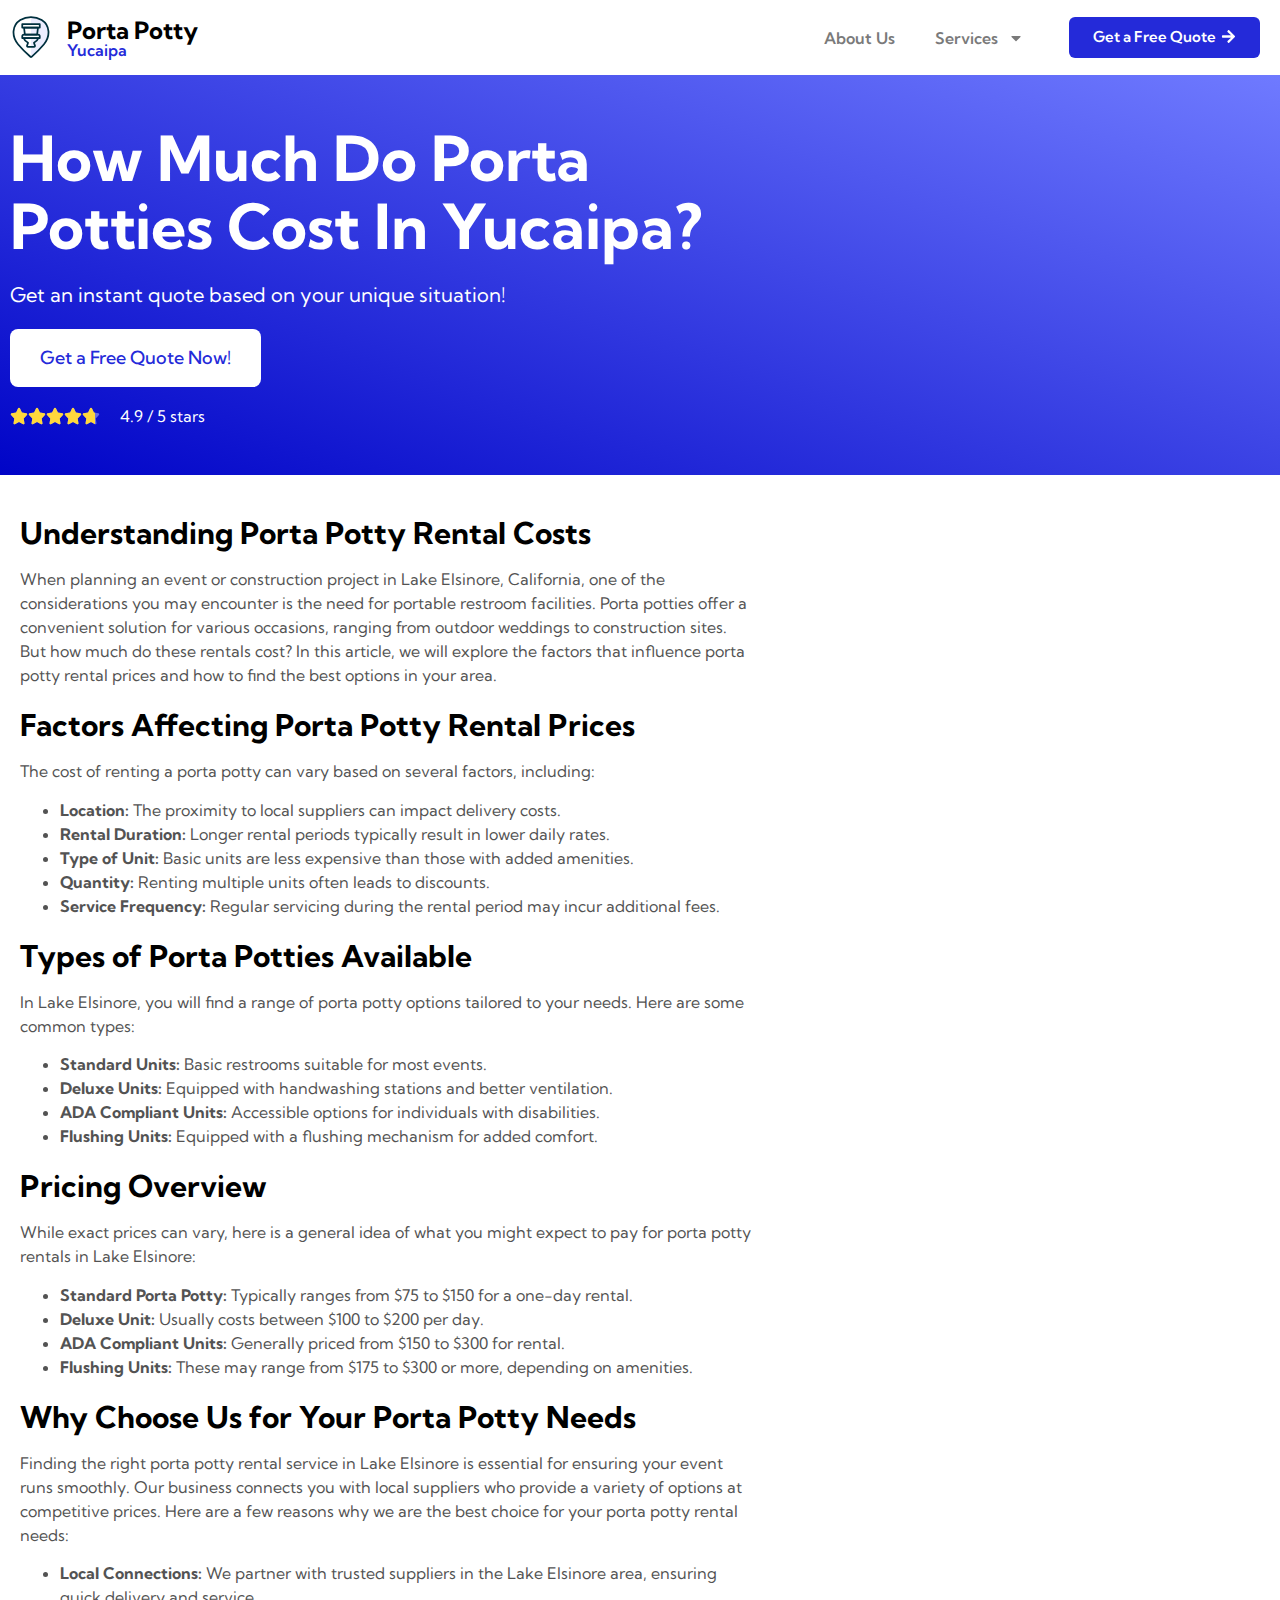
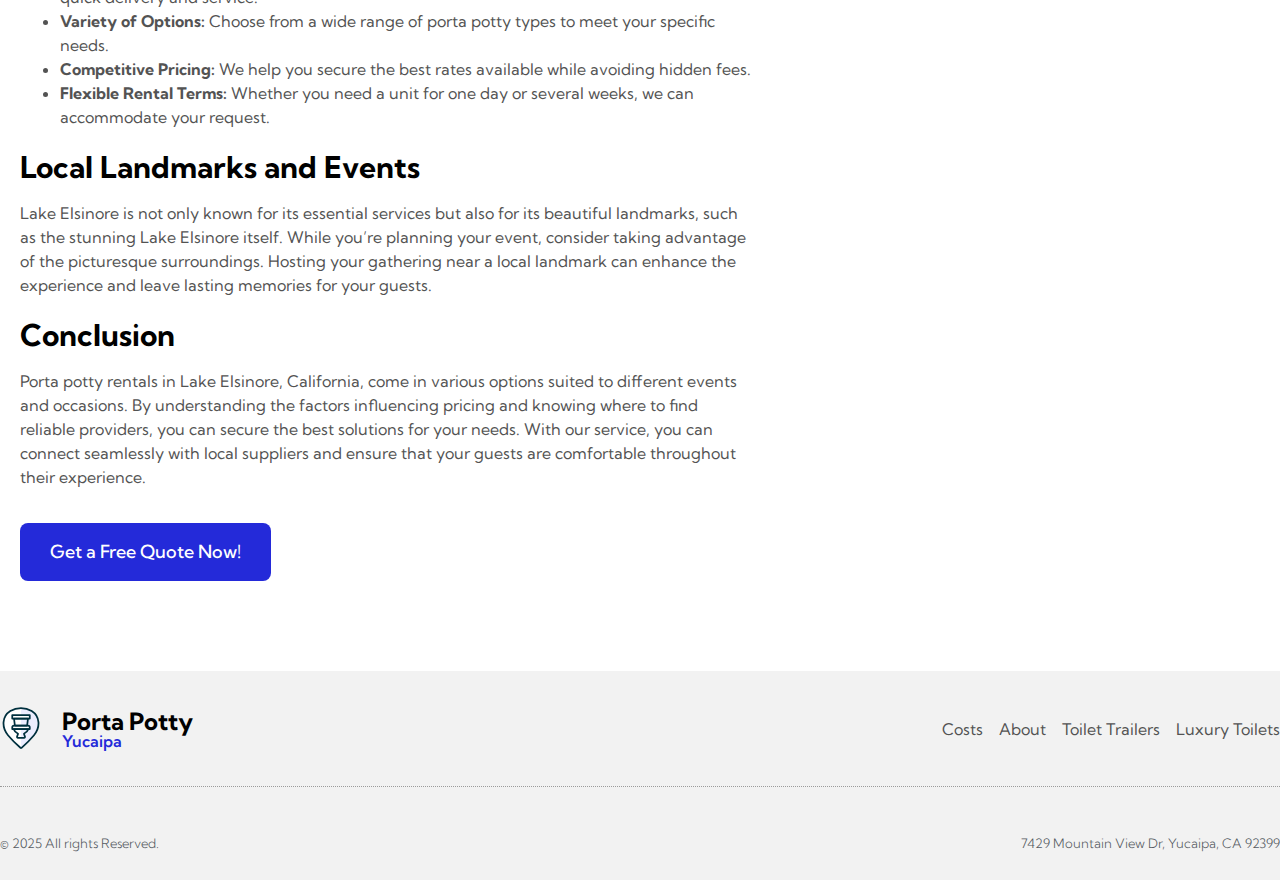
<file: cost/index.html>
<!DOCTYPE html>
<html lang="en-US" prefix="og: https://ogp.me/ns#">
<head>
	<meta charset="UTF-8">
	<meta name="viewport" content="width=device-width, initial-scale=1">
	<link rel="profile" href="https://gmpg.org/xfn/11">
		<style>img:is([sizes="auto" i], [sizes^="auto," i]) { contain-intrinsic-size: 3000px 1500px }</style>
	
<!-- Search Engine Optimization by Rank Math - https://rankmath.com/ -->
<title>How much do porta potties cost in Yucaipa?</title>
<meta name="description" content="Get an instant quote based on your unique situation!">
<meta name="robots" content="follow, index, max-snippet:-1, max-video-preview:-1, max-image-preview:large">
<meta property="og:locale" content="en_US">
<meta property="og:type" content="article">
<meta property="og:title" content="How much do porta potties cost in Yucaipa?">
<meta property="og:description" content="Get an instant quote based on your unique situation!">
<meta property="og:site_name" content="Porta Potty Yucaipa">
<meta property="article:section" content="Uncategorized">
<meta property="og:updated_time" content="2025-01-30T00:42:55+00:00">
<meta property="article:published_time" content="2025-01-30T00:25:27+00:00">
<meta property="article:modified_time" content="2025-01-30T00:42:55+00:00">
<meta name="twitter:card" content="summary_large_image">
<meta name="twitter:title" content="How much do porta potties cost in Yucaipa?">
<meta name="twitter:description" content="Get an instant quote based on your unique situation!">
<meta name="twitter:label1" content="Time to read">
<meta name="twitter:data1" content="Less than a minute">
<script type="application/ld+json" class="rank-math-schema">{"@context":"https://schema.org","@graph":[{"@type":"Organization","@id":"/#organization","name":"Porta Potty Yucaipa","logo":{"@type":"ImageObject","@id":"/#logo","url":"/wp-content/uploads/2025/01/Style-Three-Pin-Toilet-Streamline-Ultimate.svg","contentUrl":"/wp-content/uploads/2025/01/Style-Three-Pin-Toilet-Streamline-Ultimate.svg","caption":"Porta Potty Yucaipa","inLanguage":"en-US","width":"24","height":"24"}},{"@type":"WebSite","@id":"/#website","url":"","name":"Porta Potty Yucaipa","publisher":{"@id":"/#organization"},"inLanguage":"en-US"},{"@type":"WebPage","@id":"#webpage","name":"How much do porta potties cost in Yucaipa?","datePublished":"2025-01-30T00:25:27+00:00","dateModified":"2025-01-30T00:42:55+00:00","isPartOf":{"@id":"/#website"},"inLanguage":"en-US"},{"@type":"Person","@id":"#author","image":{"@type":"ImageObject","@id":"https://secure.gravatar.com/avatar/759af1c8dc25af1e023a1323a4002342?s=96&d=mm&r=g","url":"https://secure.gravatar.com/avatar/759af1c8dc25af1e023a1323a4002342?s=96&d=mm&r=g","inLanguage":"en-US"},"sameAs":[""],"worksFor":{"@id":"/#organization"}},{"@type":"BlogPosting","headline":"How much do porta potties cost in Yucaipa?","datePublished":"2025-01-30T00:25:27+00:00","dateModified":"2025-01-30T00:42:55+00:00","articleSection":"Uncategorized","author":{"@id":"#author","name":"Curranvw"},"publisher":{"@id":"/#organization"},"description":"Get an instant quote based on your unique situation!","name":"How much do porta potties cost in Yucaipa?","@id":"#richSnippet","isPartOf":{"@id":"#webpage"},"inLanguage":"en-US","mainEntityOfPage":{"@id":"#webpage"}}]}</script>
<!-- /Rank Math WordPress SEO plugin -->

<link rel="alternate" type="application/rss+xml" title="Porta Potty Rentals in Yucaipa, CA &raquo; Feed" href="/feed/">
<link rel="alternate" type="application/rss+xml" title="Porta Potty Rentals in Yucaipa, CA &raquo; Comments Feed" href="/comments/feed/">
<link rel="alternate" type="application/rss+xml" title="Porta Potty Rentals in Yucaipa, CA &raquo; How much do porta potties cost in [city]? Comments Feed" href="/cost/feed/">
<script>
window._wpemojiSettings = {"baseUrl":"https:\/\/s.w.org\/images\/core\/emoji\/15.0.3\/72x72\/","ext":".png","svgUrl":"https:\/\/s.w.org\/images\/core\/emoji\/15.0.3\/svg\/","svgExt":".svg","source":{"concatemoji":"\/wp-includes\/js\/wp-emoji-release.min.js?ver=6.7.1"}};
/*! This file is auto-generated */
!function(i,n){var o,s,e;function c(e){try{var t={supportTests:e,timestamp:(new Date).valueOf()};sessionStorage.setItem(o,JSON.stringify(t))}catch(e){}}function p(e,t,n){e.clearRect(0,0,e.canvas.width,e.canvas.height),e.fillText(t,0,0);var t=new Uint32Array(e.getImageData(0,0,e.canvas.width,e.canvas.height).data),r=(e.clearRect(0,0,e.canvas.width,e.canvas.height),e.fillText(n,0,0),new Uint32Array(e.getImageData(0,0,e.canvas.width,e.canvas.height).data));return t.every(function(e,t){return e===r[t]})}function u(e,t,n){switch(t){case"flag":return n(e,"🏳️‍⚧️","🏳️​⚧️")?!1:!n(e,"🇺🇳","🇺​🇳")&&!n(e,"🏴󠁧󠁢󠁥󠁮󠁧󠁿","🏴​󠁧​󠁢​󠁥​󠁮​󠁧​󠁿");case"emoji":return!n(e,"🐦‍⬛","🐦​⬛")}return!1}function f(e,t,n){var r="undefined"!=typeof WorkerGlobalScope&&self instanceof WorkerGlobalScope?new OffscreenCanvas(300,150):i.createElement("canvas"),a=r.getContext("2d",{willReadFrequently:!0}),o=(a.textBaseline="top",a.font="600 32px Arial",{});return e.forEach(function(e){o[e]=t(a,e,n)}),o}function t(e){var t=i.createElement("script");t.src=e,t.defer=!0,i.head.appendChild(t)}"undefined"!=typeof Promise&&(o="wpEmojiSettingsSupports",s=["flag","emoji"],n.supports={everything:!0,everythingExceptFlag:!0},e=new Promise(function(e){i.addEventListener("DOMContentLoaded",e,{once:!0})}),new Promise(function(t){var n=function(){try{var e=JSON.parse(sessionStorage.getItem(o));if("object"==typeof e&&"number"==typeof e.timestamp&&(new Date).valueOf()<e.timestamp+604800&&"object"==typeof e.supportTests)return e.supportTests}catch(e){}return null}();if(!n){if("undefined"!=typeof Worker&&"undefined"!=typeof OffscreenCanvas&&"undefined"!=typeof URL&&URL.createObjectURL&&"undefined"!=typeof Blob)try{var e="postMessage("+f.toString()+"("+[JSON.stringify(s),u.toString(),p.toString()].join(",")+"));",r=new Blob([e],{type:"text/javascript"}),a=new Worker(URL.createObjectURL(r),{name:"wpTestEmojiSupports"});return void(a.onmessage=function(e){c(n=e.data),a.terminate(),t(n)})}catch(e){}c(n=f(s,u,p))}t(n)}).then(function(e){for(var t in e)n.supports[t]=e[t],n.supports.everything=n.supports.everything&&n.supports[t],"flag"!==t&&(n.supports.everythingExceptFlag=n.supports.everythingExceptFlag&&n.supports[t]);n.supports.everythingExceptFlag=n.supports.everythingExceptFlag&&!n.supports.flag,n.DOMReady=!1,n.readyCallback=function(){n.DOMReady=!0}}).then(function(){return e}).then(function(){var e;n.supports.everything||(n.readyCallback(),(e=n.source||{}).concatemoji?t(e.concatemoji):e.wpemoji&&e.twemoji&&(t(e.twemoji),t(e.wpemoji)))}))}((window,document),window._wpemojiSettings);
</script>
<style id="wp-emoji-styles-inline-css">img.wp-smiley, img.emoji {
		display: inline !important;
		border: none !important;
		box-shadow: none !important;
		height: 1em !important;
		width: 1em !important;
		margin: 0 0.07em !important;
		vertical-align: -0.1em !important;
		background: none !important;
		padding: 0 !important;
	}</style>
<style id="rank-math-toc-block-style-inline-css">.wp-block-rank-math-toc-block nav ol{counter-reset:item}.wp-block-rank-math-toc-block nav ol li{display:block}.wp-block-rank-math-toc-block nav ol li:before{content:counters(item, ".") ". ";counter-increment:item}</style>
<style id="rank-math-rich-snippet-style-inline-css">/*!
* Plugin:  Rank Math
* URL: https://rankmath.com/wordpress/plugin/seo-suite/
* Name:  rank-math-review-snippet.css
*/@-webkit-keyframes spin{0%{-webkit-transform:rotate(0deg)}100%{-webkit-transform:rotate(-360deg)}}@keyframes spin{0%{-webkit-transform:rotate(0deg)}100%{-webkit-transform:rotate(-360deg)}}@keyframes bounce{from{-webkit-transform:translateY(0px);transform:translateY(0px)}to{-webkit-transform:translateY(-5px);transform:translateY(-5px)}}@-webkit-keyframes bounce{from{-webkit-transform:translateY(0px);transform:translateY(0px)}to{-webkit-transform:translateY(-5px);transform:translateY(-5px)}}@-webkit-keyframes loading{0%{background-size:20% 50% ,20% 50% ,20% 50%}20%{background-size:20% 20% ,20% 50% ,20% 50%}40%{background-size:20% 100%,20% 20% ,20% 50%}60%{background-size:20% 50% ,20% 100%,20% 20%}80%{background-size:20% 50% ,20% 50% ,20% 100%}100%{background-size:20% 50% ,20% 50% ,20% 50%}}@keyframes loading{0%{background-size:20% 50% ,20% 50% ,20% 50%}20%{background-size:20% 20% ,20% 50% ,20% 50%}40%{background-size:20% 100%,20% 20% ,20% 50%}60%{background-size:20% 50% ,20% 100%,20% 20%}80%{background-size:20% 50% ,20% 50% ,20% 100%}100%{background-size:20% 50% ,20% 50% ,20% 50%}}:root{--rankmath-wp-adminbar-height: 0}#rank-math-rich-snippet-wrapper{overflow:hidden}#rank-math-rich-snippet-wrapper h5.rank-math-title{display:block;font-size:18px;line-height:1.4}#rank-math-rich-snippet-wrapper .rank-math-review-image{float:right;max-width:40%;margin-left:15px}#rank-math-rich-snippet-wrapper .rank-math-review-data{margin-bottom:15px}#rank-math-rich-snippet-wrapper .rank-math-total-wrapper{width:100%;padding:0 0 20px 0;float:left;clear:both;position:relative;-webkit-box-sizing:border-box;box-sizing:border-box}#rank-math-rich-snippet-wrapper .rank-math-total-wrapper .rank-math-total{border:0;display:block;margin:0;width:auto;float:left;text-align:left;padding:0;font-size:24px;line-height:1;font-weight:700;-webkit-box-sizing:border-box;box-sizing:border-box;overflow:hidden}#rank-math-rich-snippet-wrapper .rank-math-total-wrapper .rank-math-review-star{float:left;margin-left:15px;margin-top:5px;position:relative;z-index:99;line-height:1}#rank-math-rich-snippet-wrapper .rank-math-total-wrapper .rank-math-review-star .rank-math-review-result-wrapper{display:inline-block;white-space:nowrap;position:relative;color:#e7e7e7}#rank-math-rich-snippet-wrapper .rank-math-total-wrapper .rank-math-review-star .rank-math-review-result-wrapper .rank-math-review-result{position:absolute;top:0;left:0;overflow:hidden;white-space:nowrap;color:#ffbe01}#rank-math-rich-snippet-wrapper .rank-math-total-wrapper .rank-math-review-star .rank-math-review-result-wrapper i{font-size:18px;-webkit-text-stroke-width:1px;font-style:normal;padding:0 2px;line-height:inherit}#rank-math-rich-snippet-wrapper .rank-math-total-wrapper .rank-math-review-star .rank-math-review-result-wrapper i:before{content:"\2605"}body.rtl #rank-math-rich-snippet-wrapper .rank-math-review-image{float:left;margin-left:0;margin-right:15px}body.rtl #rank-math-rich-snippet-wrapper .rank-math-total-wrapper .rank-math-total{float:right}body.rtl #rank-math-rich-snippet-wrapper .rank-math-total-wrapper .rank-math-review-star{float:right;margin-left:0;margin-right:15px}body.rtl #rank-math-rich-snippet-wrapper .rank-math-total-wrapper .rank-math-review-star .rank-math-review-result{left:auto;right:0}@media screen and (max-width: 480px){#rank-math-rich-snippet-wrapper .rank-math-review-image{display:block;max-width:100%;width:100%;text-align:center;margin-right:0}#rank-math-rich-snippet-wrapper .rank-math-review-data{clear:both}}.clear{clear:both}</style>
<style id="global-styles-inline-css">:root{--wp--preset--aspect-ratio--square: 1;--wp--preset--aspect-ratio--4-3: 4/3;--wp--preset--aspect-ratio--3-4: 3/4;--wp--preset--aspect-ratio--3-2: 3/2;--wp--preset--aspect-ratio--2-3: 2/3;--wp--preset--aspect-ratio--16-9: 16/9;--wp--preset--aspect-ratio--9-16: 9/16;--wp--preset--color--black: #000000;--wp--preset--color--cyan-bluish-gray: #abb8c3;--wp--preset--color--white: #ffffff;--wp--preset--color--pale-pink: #f78da7;--wp--preset--color--vivid-red: #cf2e2e;--wp--preset--color--luminous-vivid-orange: #ff6900;--wp--preset--color--luminous-vivid-amber: #fcb900;--wp--preset--color--light-green-cyan: #7bdcb5;--wp--preset--color--vivid-green-cyan: #00d084;--wp--preset--color--pale-cyan-blue: #8ed1fc;--wp--preset--color--vivid-cyan-blue: #0693e3;--wp--preset--color--vivid-purple: #9b51e0;--wp--preset--gradient--vivid-cyan-blue-to-vivid-purple: linear-gradient(135deg,rgba(6,147,227,1) 0%,rgb(155,81,224) 100%);--wp--preset--gradient--light-green-cyan-to-vivid-green-cyan: linear-gradient(135deg,rgb(122,220,180) 0%,rgb(0,208,130) 100%);--wp--preset--gradient--luminous-vivid-amber-to-luminous-vivid-orange: linear-gradient(135deg,rgba(252,185,0,1) 0%,rgba(255,105,0,1) 100%);--wp--preset--gradient--luminous-vivid-orange-to-vivid-red: linear-gradient(135deg,rgba(255,105,0,1) 0%,rgb(207,46,46) 100%);--wp--preset--gradient--very-light-gray-to-cyan-bluish-gray: linear-gradient(135deg,rgb(238,238,238) 0%,rgb(169,184,195) 100%);--wp--preset--gradient--cool-to-warm-spectrum: linear-gradient(135deg,rgb(74,234,220) 0%,rgb(151,120,209) 20%,rgb(207,42,186) 40%,rgb(238,44,130) 60%,rgb(251,105,98) 80%,rgb(254,248,76) 100%);--wp--preset--gradient--blush-light-purple: linear-gradient(135deg,rgb(255,206,236) 0%,rgb(152,150,240) 100%);--wp--preset--gradient--blush-bordeaux: linear-gradient(135deg,rgb(254,205,165) 0%,rgb(254,45,45) 50%,rgb(107,0,62) 100%);--wp--preset--gradient--luminous-dusk: linear-gradient(135deg,rgb(255,203,112) 0%,rgb(199,81,192) 50%,rgb(65,88,208) 100%);--wp--preset--gradient--pale-ocean: linear-gradient(135deg,rgb(255,245,203) 0%,rgb(182,227,212) 50%,rgb(51,167,181) 100%);--wp--preset--gradient--electric-grass: linear-gradient(135deg,rgb(202,248,128) 0%,rgb(113,206,126) 100%);--wp--preset--gradient--midnight: linear-gradient(135deg,rgb(2,3,129) 0%,rgb(40,116,252) 100%);--wp--preset--font-size--small: 13px;--wp--preset--font-size--medium: 20px;--wp--preset--font-size--large: 36px;--wp--preset--font-size--x-large: 42px;--wp--preset--spacing--20: 0.44rem;--wp--preset--spacing--30: 0.67rem;--wp--preset--spacing--40: 1rem;--wp--preset--spacing--50: 1.5rem;--wp--preset--spacing--60: 2.25rem;--wp--preset--spacing--70: 3.38rem;--wp--preset--spacing--80: 5.06rem;--wp--preset--shadow--natural: 6px 6px 9px rgba(0, 0, 0, 0.2);--wp--preset--shadow--deep: 12px 12px 50px rgba(0, 0, 0, 0.4);--wp--preset--shadow--sharp: 6px 6px 0px rgba(0, 0, 0, 0.2);--wp--preset--shadow--outlined: 6px 6px 0px -3px rgba(255, 255, 255, 1), 6px 6px rgba(0, 0, 0, 1);--wp--preset--shadow--crisp: 6px 6px 0px rgba(0, 0, 0, 1);}:root { --wp--style--global--content-size: 800px;--wp--style--global--wide-size: 1200px; }:where(body) { margin: 0; }.wp-site-blocks > .alignleft { float: left; margin-right: 2em; }.wp-site-blocks > .alignright { float: right; margin-left: 2em; }.wp-site-blocks > .aligncenter { justify-content: center; margin-left: auto; margin-right: auto; }:where(.wp-site-blocks) > * { margin-block-start: 24px; margin-block-end: 0; }:where(.wp-site-blocks) > :first-child { margin-block-start: 0; }:where(.wp-site-blocks) > :last-child { margin-block-end: 0; }:root { --wp--style--block-gap: 24px; }:root :where(.is-layout-flow) > :first-child{margin-block-start: 0;}:root :where(.is-layout-flow) > :last-child{margin-block-end: 0;}:root :where(.is-layout-flow) > *{margin-block-start: 24px;margin-block-end: 0;}:root :where(.is-layout-constrained) > :first-child{margin-block-start: 0;}:root :where(.is-layout-constrained) > :last-child{margin-block-end: 0;}:root :where(.is-layout-constrained) > *{margin-block-start: 24px;margin-block-end: 0;}:root :where(.is-layout-flex){gap: 24px;}:root :where(.is-layout-grid){gap: 24px;}.is-layout-flow > .alignleft{float: left;margin-inline-start: 0;margin-inline-end: 2em;}.is-layout-flow > .alignright{float: right;margin-inline-start: 2em;margin-inline-end: 0;}.is-layout-flow > .aligncenter{margin-left: auto !important;margin-right: auto !important;}.is-layout-constrained > .alignleft{float: left;margin-inline-start: 0;margin-inline-end: 2em;}.is-layout-constrained > .alignright{float: right;margin-inline-start: 2em;margin-inline-end: 0;}.is-layout-constrained > .aligncenter{margin-left: auto !important;margin-right: auto !important;}.is-layout-constrained > :where(:not(.alignleft):not(.alignright):not(.alignfull)){max-width: var(--wp--style--global--content-size);margin-left: auto !important;margin-right: auto !important;}.is-layout-constrained > .alignwide{max-width: var(--wp--style--global--wide-size);}body .is-layout-flex{display: flex;}.is-layout-flex{flex-wrap: wrap;align-items: center;}.is-layout-flex > :is(*, div){margin: 0;}body .is-layout-grid{display: grid;}.is-layout-grid > :is(*, div){margin: 0;}body{padding-top: 0px;padding-right: 0px;padding-bottom: 0px;padding-left: 0px;}a:where(:not(.wp-element-button)){text-decoration: underline;}:root :where(.wp-element-button, .wp-block-button__link){background-color: #32373c;border-width: 0;color: #fff;font-family: inherit;font-size: inherit;line-height: inherit;padding: calc(0.667em + 2px) calc(1.333em + 2px);text-decoration: none;}.has-black-color{color: var(--wp--preset--color--black) !important;}.has-cyan-bluish-gray-color{color: var(--wp--preset--color--cyan-bluish-gray) !important;}.has-white-color{color: var(--wp--preset--color--white) !important;}.has-pale-pink-color{color: var(--wp--preset--color--pale-pink) !important;}.has-vivid-red-color{color: var(--wp--preset--color--vivid-red) !important;}.has-luminous-vivid-orange-color{color: var(--wp--preset--color--luminous-vivid-orange) !important;}.has-luminous-vivid-amber-color{color: var(--wp--preset--color--luminous-vivid-amber) !important;}.has-light-green-cyan-color{color: var(--wp--preset--color--light-green-cyan) !important;}.has-vivid-green-cyan-color{color: var(--wp--preset--color--vivid-green-cyan) !important;}.has-pale-cyan-blue-color{color: var(--wp--preset--color--pale-cyan-blue) !important;}.has-vivid-cyan-blue-color{color: var(--wp--preset--color--vivid-cyan-blue) !important;}.has-vivid-purple-color{color: var(--wp--preset--color--vivid-purple) !important;}.has-black-background-color{background-color: var(--wp--preset--color--black) !important;}.has-cyan-bluish-gray-background-color{background-color: var(--wp--preset--color--cyan-bluish-gray) !important;}.has-white-background-color{background-color: var(--wp--preset--color--white) !important;}.has-pale-pink-background-color{background-color: var(--wp--preset--color--pale-pink) !important;}.has-vivid-red-background-color{background-color: var(--wp--preset--color--vivid-red) !important;}.has-luminous-vivid-orange-background-color{background-color: var(--wp--preset--color--luminous-vivid-orange) !important;}.has-luminous-vivid-amber-background-color{background-color: var(--wp--preset--color--luminous-vivid-amber) !important;}.has-light-green-cyan-background-color{background-color: var(--wp--preset--color--light-green-cyan) !important;}.has-vivid-green-cyan-background-color{background-color: var(--wp--preset--color--vivid-green-cyan) !important;}.has-pale-cyan-blue-background-color{background-color: var(--wp--preset--color--pale-cyan-blue) !important;}.has-vivid-cyan-blue-background-color{background-color: var(--wp--preset--color--vivid-cyan-blue) !important;}.has-vivid-purple-background-color{background-color: var(--wp--preset--color--vivid-purple) !important;}.has-black-border-color{border-color: var(--wp--preset--color--black) !important;}.has-cyan-bluish-gray-border-color{border-color: var(--wp--preset--color--cyan-bluish-gray) !important;}.has-white-border-color{border-color: var(--wp--preset--color--white) !important;}.has-pale-pink-border-color{border-color: var(--wp--preset--color--pale-pink) !important;}.has-vivid-red-border-color{border-color: var(--wp--preset--color--vivid-red) !important;}.has-luminous-vivid-orange-border-color{border-color: var(--wp--preset--color--luminous-vivid-orange) !important;}.has-luminous-vivid-amber-border-color{border-color: var(--wp--preset--color--luminous-vivid-amber) !important;}.has-light-green-cyan-border-color{border-color: var(--wp--preset--color--light-green-cyan) !important;}.has-vivid-green-cyan-border-color{border-color: var(--wp--preset--color--vivid-green-cyan) !important;}.has-pale-cyan-blue-border-color{border-color: var(--wp--preset--color--pale-cyan-blue) !important;}.has-vivid-cyan-blue-border-color{border-color: var(--wp--preset--color--vivid-cyan-blue) !important;}.has-vivid-purple-border-color{border-color: var(--wp--preset--color--vivid-purple) !important;}.has-vivid-cyan-blue-to-vivid-purple-gradient-background{background: var(--wp--preset--gradient--vivid-cyan-blue-to-vivid-purple) !important;}.has-light-green-cyan-to-vivid-green-cyan-gradient-background{background: var(--wp--preset--gradient--light-green-cyan-to-vivid-green-cyan) !important;}.has-luminous-vivid-amber-to-luminous-vivid-orange-gradient-background{background: var(--wp--preset--gradient--luminous-vivid-amber-to-luminous-vivid-orange) !important;}.has-luminous-vivid-orange-to-vivid-red-gradient-background{background: var(--wp--preset--gradient--luminous-vivid-orange-to-vivid-red) !important;}.has-very-light-gray-to-cyan-bluish-gray-gradient-background{background: var(--wp--preset--gradient--very-light-gray-to-cyan-bluish-gray) !important;}.has-cool-to-warm-spectrum-gradient-background{background: var(--wp--preset--gradient--cool-to-warm-spectrum) !important;}.has-blush-light-purple-gradient-background{background: var(--wp--preset--gradient--blush-light-purple) !important;}.has-blush-bordeaux-gradient-background{background: var(--wp--preset--gradient--blush-bordeaux) !important;}.has-luminous-dusk-gradient-background{background: var(--wp--preset--gradient--luminous-dusk) !important;}.has-pale-ocean-gradient-background{background: var(--wp--preset--gradient--pale-ocean) !important;}.has-electric-grass-gradient-background{background: var(--wp--preset--gradient--electric-grass) !important;}.has-midnight-gradient-background{background: var(--wp--preset--gradient--midnight) !important;}.has-small-font-size{font-size: var(--wp--preset--font-size--small) !important;}.has-medium-font-size{font-size: var(--wp--preset--font-size--medium) !important;}.has-large-font-size{font-size: var(--wp--preset--font-size--large) !important;}.has-x-large-font-size{font-size: var(--wp--preset--font-size--x-large) !important;}
:root :where(.wp-block-pullquote){font-size: 1.5em;line-height: 1.6;}</style>
<link rel="stylesheet" id="hello-elementor-css" href="/wp-content/themes/hello-elementor/style.min.css?ver=3.2.1" media="all">
<link rel="stylesheet" id="hello-elementor-theme-style-css" href="/wp-content/themes/hello-elementor/theme.min.css?ver=3.2.1" media="all">
<link rel="stylesheet" id="hello-elementor-header-footer-css" href="/wp-content/themes/hello-elementor/header-footer.min.css?ver=3.2.1" media="all">
<link rel="stylesheet" id="elementor-frontend-css" href="/wp-content/plugins/elementor/assets/css/frontend.min.css?ver=3.26.5" media="all">
<link rel="stylesheet" id="elementor-post-7-css" href="/wp-content/uploads/elementor/css/post-7.css?ver=1738264329" media="all">
<link rel="stylesheet" id="widget-heading-css" href="/wp-content/plugins/elementor/assets/css/widget-heading.min.css?ver=3.26.5" media="all">
<link rel="stylesheet" id="widget-nav-menu-css" href="/wp-content/plugins/elementor-pro/assets/css/widget-nav-menu.min.css?ver=3.26.3" media="all">
<link rel="stylesheet" id="widget-icon-list-css" href="/wp-content/plugins/elementor/assets/css/widget-icon-list.min.css?ver=3.26.5" media="all">
<link rel="stylesheet" id="widget-rating-css" href="/wp-content/plugins/elementor/assets/css/widget-rating.min.css?ver=3.26.5" media="all">
<link rel="stylesheet" id="widget-text-editor-css" href="/wp-content/plugins/elementor/assets/css/widget-text-editor.min.css?ver=3.26.5" media="all">
<link rel="stylesheet" id="elementor-post-347-css" href="/wp-content/uploads/elementor/css/post-347.css?ver=1738265431" media="all">
<link rel="stylesheet" id="elementor-post-30-css" href="/wp-content/uploads/elementor/css/post-30.css?ver=1738264329" media="all">
<link rel="stylesheet" id="elementor-post-296-css" href="/wp-content/uploads/elementor/css/post-296.css?ver=1738264329" media="all">
<link rel="stylesheet" id="google-fonts-1-css" href="https://fonts.googleapis.com/css?family=Kumbh+Sans%3A100%2C100italic%2C200%2C200italic%2C300%2C300italic%2C400%2C400italic%2C500%2C500italic%2C600%2C600italic%2C700%2C700italic%2C800%2C800italic%2C900%2C900italic&#038;display=swap&#038;ver=6.7.1" media="all">
<link rel="preconnect" href="https://fonts.gstatic.com/" crossorigin>
<script id="breeze-prefetch-js-extra">var breeze_prefetch = {"local_url":"","ignore_remote_prefetch":"1","ignore_list":["wp-admin","wp-login.php"]};</script>
<script src="/wp-content/plugins/breeze/assets/js/js-front-end/breeze-prefetch-links.min.js?ver=2.2.1" id="breeze-prefetch-js"></script>
<script src="/wp-includes/js/jquery/jquery.min.js?ver=3.7.1" id="jquery-core-js"></script>
<script src="/wp-includes/js/jquery/jquery-migrate.min.js?ver=3.4.1" id="jquery-migrate-js"></script>
<link rel="https://api.w.org/" href="/wp-json/">
<link rel="alternate" title="JSON" type="application/json" href="/wp-json/wp/v2/posts/347">
<link rel="EditURI" type="application/rsd+xml" title="RSD" href="/xmlrpc.php?rsd">
<meta name="generator" content="WordPress 6.7.1">
<link rel="shortlink" href="/?p=347">
<link rel="alternate" title="oEmbed (JSON)" type="application/json+oembed" href="/wp-json/oembed/1.0/embed?url=https%3A%2F%2F%2Fcost%2F">
<link rel="alternate" title="oEmbed (XML)" type="text/xml+oembed" href="/wp-json/oembed/1.0/embed?url=https%3A%2F%2F%2Fcost%2F#038;format=xml">
<script async defer src="https://app.visitortracking.com/assets/js/tracer.js"></script>
<script>function init_tracer() { 
   var tracer = new Tracer({  
   websiteId : "fb5f4196-71fc-4065-b823-f34758675cf7",  
   async : true, 
   debug : false }); 
 }</script>
<style>/* CSS added by Hide Metadata Plugin */

.entry-meta .byline:before,
			.entry-header .entry-meta span.byline:before,
			.entry-meta .byline:after,
			.entry-header .entry-meta span.byline:after,
			.single .byline, .group-blog .byline,
			.entry-meta .byline,
			.entry-header .entry-meta > span.byline,
			.entry-meta .author.vcard  {
				content: '';
				display: none;
				margin: 0;
			}</style>
<meta name="generator" content="Elementor 3.26.5; features: e_font_icon_svg, additional_custom_breakpoints, e_element_cache; settings: css_print_method-external, google_font-enabled, font_display-swap">
			<style>.e-con.e-parent:nth-of-type(n+4):not(.e-lazyloaded):not(.e-no-lazyload),
				.e-con.e-parent:nth-of-type(n+4):not(.e-lazyloaded):not(.e-no-lazyload) * {
					background-image: none !important;
				}
				@media screen and (max-height: 1024px) {
					.e-con.e-parent:nth-of-type(n+3):not(.e-lazyloaded):not(.e-no-lazyload),
					.e-con.e-parent:nth-of-type(n+3):not(.e-lazyloaded):not(.e-no-lazyload) * {
						background-image: none !important;
					}
				}
				@media screen and (max-height: 640px) {
					.e-con.e-parent:nth-of-type(n+2):not(.e-lazyloaded):not(.e-no-lazyload),
					.e-con.e-parent:nth-of-type(n+2):not(.e-lazyloaded):not(.e-no-lazyload) * {
						background-image: none !important;
					}
				}</style>
			<link rel="icon" href="/wp-content/uploads/2025/01/Style-Three-Pin-Toilet-Streamline-Ultimate.svg" sizes="32x32">
<link rel="icon" href="/wp-content/uploads/2025/01/Style-Three-Pin-Toilet-Streamline-Ultimate.svg" sizes="192x192">
<link rel="apple-touch-icon" href="/wp-content/uploads/2025/01/Style-Three-Pin-Toilet-Streamline-Ultimate.svg">
<meta name="msapplication-TileImage" content="/wp-content/uploads/2025/01/Style-Three-Pin-Toilet-Streamline-Ultimate.svg">
</head>
<body class="post-template post-template-elementor_header_footer single single-post postid-347 single-format-standard wp-embed-responsive elementor-default elementor-template-full-width elementor-kit-7 elementor-page elementor-page-347">


<a class="skip-link screen-reader-text" href="#content">Skip to content</a>

		<div data-elementor-type="header" data-elementor-id="30" class="elementor elementor-30 elementor-location-header" data-elementor-post-type="elementor_library">
			<div class="elementor-element elementor-element-f73ef7e e-flex e-con-boxed e-con e-parent" data-id="f73ef7e" data-element_type="container">
					<div class="e-con-inner">
				<div class="elementor-element elementor-element-a63eb3f elementor-view-default elementor-widget elementor-widget-icon" data-id="a63eb3f" data-element_type="widget" data-widget_type="icon.default">
				<div class="elementor-widget-container">
							<div class="elementor-icon-wrapper">
			<a class="elementor-icon" href="/">
			<svg xmlns="http://www.w3.org/2000/svg" viewbox="0 0 24 24" id="Style-Three-Pin-Toilet--Streamline-Ultimate" height="24" width="24"><desc>Style Three Pin Toilet Streamline Icon: https://streamlinehq.com</desc><defs></defs><title>style-three-pin-toilet</title>
<path d="M12 0.574a11.38 11.38 0 0 1 6.112 1.77c4.75 3.011 5.1 9.23 1.315 13.777a59.3 59.3 0 0 1 -7.106 7.188 0.5 0.5 0 0 1 -0.642 0 59.333 59.333 0 0 1 -7.106 -7.189C0.789 11.574 1.138 5.355 5.888 2.344A11.38 11.38 0 0 1 12 0.574Z" fill="#ecedff" stroke-width="1"></path><path d="M12 0.574a11.38 11.38 0 0 0 -6.112 1.77c-4.75 3.011 -5.1 9.23 -1.315 13.777a59.333 59.333 0 0 0 7.106 7.189 0.5 0.5 0 0 0 0.321 0.116Z" fill="#ffffff" stroke-width="1"></path><path d="M12 0.574a11.38 11.38 0 0 1 6.112 1.77c4.75 3.011 5.1 9.23 1.315 13.777a59.333 59.333 0 0 1 -7.106 7.189 0.5 0.5 0 0 1 -0.642 0 59.3 59.3 0 0 1 -7.106 -7.188C0.789 11.574 1.138 5.355 5.888 2.344A11.38 11.38 0 0 1 12 0.574Z" stroke="#00303e" stroke-linecap="round" stroke-linejoin="round" fill="none" stroke-width="1"></path><path d="M7.756 12.575a4.514 4.514 0 0 0 2.574 2.679l-0.591 1.652a0.5 0.5 0 0 0 0.471 0.669h3.58a0.5 0.5 0 0 0 0.471 -0.669l-0.591 -1.652a4.514 4.514 0 0 0 2.574 -2.679Z" fill="#ecedff" stroke-width="1"></path><path d="m16 6.575 -0.5 4 -7 0 -0.5 -4 8 0z" fill="#ecedff" stroke-width="1"></path><path d="m12 6.575 -4 0 0.5 4 3.5 0 0 -4z" fill="#ffffff" stroke-width="1"></path><path d="M12 12.575H7.756a4.514 4.514 0 0 0 2.574 2.679l-0.591 1.652a0.5 0.5 0 0 0 0.471 0.669H12Z" fill="#ffffff" stroke-width="1"></path><path d="M7 4.575h10v2H7Z" stroke="#00303e" stroke-linecap="round" stroke-linejoin="round" fill="#ffffff" stroke-width="1"></path><path d="M17 12.575H7v-1a1 1 0 0 1 1 -1h8a1 1 0 0 1 1 1Z" stroke="#00303e" stroke-linecap="round" stroke-linejoin="round" fill="#ffffff" stroke-width="1"></path><path d="m16 6.575 -0.5 4 -7 0 -0.5 -4 8 0z" stroke="#00303e" stroke-linecap="round" stroke-linejoin="round" fill="none" stroke-width="1"></path><path d="M7.756 12.575a4.514 4.514 0 0 0 2.574 2.679l-0.591 1.652a0.5 0.5 0 0 0 0.471 0.669h3.58a0.5 0.5 0 0 0 0.471 -0.669l-0.591 -1.652a4.514 4.514 0 0 0 2.574 -2.679Z" stroke="#00303e" stroke-linecap="round" stroke-linejoin="round" fill="none" stroke-width="1"></path></svg>			</a>
		</div>
						</div>
				</div>
		<div class="elementor-element elementor-element-ba65266 e-con-full e-flex e-con e-child" data-id="ba65266" data-element_type="container">
				<div class="elementor-element elementor-element-674d6a9 elementor-widget elementor-widget-heading" data-id="674d6a9" data-element_type="widget" data-widget_type="heading.default">
				<div class="elementor-widget-container">
					<h2 class="elementor-heading-title elementor-size-default"><a href="/">Porta Potty</a></h2>				</div>
				</div>
				<div class="elementor-element elementor-element-1249a41 elementor-widget elementor-widget-heading" data-id="1249a41" data-element_type="widget" data-widget_type="heading.default">
				<div class="elementor-widget-container">
					<h2 class="elementor-heading-title elementor-size-default"><a href="/">Yucaipa</a></h2>				</div>
				</div>
				</div>
				<div class="elementor-element elementor-element-3896754 elementor-nav-menu__align-end elementor-nav-menu--stretch elementor-widget-mobile__width-initial elementor-nav-menu--dropdown-tablet elementor-nav-menu__text-align-aside elementor-nav-menu--toggle elementor-nav-menu--burger elementor-widget elementor-widget-nav-menu" data-id="3896754" data-element_type="widget" data-settings="{&quot;full_width&quot;:&quot;stretch&quot;,&quot;layout&quot;:&quot;horizontal&quot;,&quot;submenu_icon&quot;:{&quot;value&quot;:&quot;&lt;svg class=\&quot;e-font-icon-svg e-fas-caret-down\&quot; viewBox=\&quot;0 0 320 512\&quot; xmlns=\&quot;http:\/\/www.w3.org\/2000\/svg\&quot;&gt;&lt;path d=\&quot;M31.3 192h257.3c17.8 0 26.7 21.5 14.1 34.1L174.1 354.8c-7.8 7.8-20.5 7.8-28.3 0L17.2 226.1C4.6 213.5 13.5 192 31.3 192z\&quot;&gt;&lt;\/path&gt;&lt;\/svg&gt;&quot;,&quot;library&quot;:&quot;fa-solid&quot;},&quot;toggle&quot;:&quot;burger&quot;}" data-widget_type="nav-menu.default">
				<div class="elementor-widget-container">
								<nav aria-label="Menu" class="elementor-nav-menu--main elementor-nav-menu__container elementor-nav-menu--layout-horizontal e--pointer-underline e--animation-fade">
				<ul id="menu-1-3896754" class="elementor-nav-menu">
<li class="menu-item menu-item-type-post_type menu-item-object-page menu-item-283"><a href="/about-us/" class="elementor-item">About Us</a></li>
<li class="menu-item menu-item-type-custom menu-item-object-custom menu-item-has-children menu-item-284">
<a href="#" class="elementor-item elementor-item-anchor">Services</a>
<ul class="sub-menu elementor-nav-menu--dropdown">
	<li class="menu-item menu-item-type-post_type menu-item-object-page menu-item-277"><a href="/luxury-toilets/" class="elementor-sub-item">Luxury Toilets</a></li>
	<li class="menu-item menu-item-type-post_type menu-item-object-page menu-item-278"><a href="/toilet-trailers/" class="elementor-sub-item">Toilet Trailers</a></li>
	<li class="menu-item menu-item-type-post_type menu-item-object-page menu-item-279"><a href="/festivals/" class="elementor-sub-item">For Festivals</a></li>
	<li class="menu-item menu-item-type-post_type menu-item-object-page menu-item-280"><a href="/construction/" class="elementor-sub-item">For Construction Sites</a></li>
	<li class="menu-item menu-item-type-post_type menu-item-object-page menu-item-281"><a href="/events/" class="elementor-sub-item">For Events</a></li>
	<li class="menu-item menu-item-type-post_type menu-item-object-page menu-item-282"><a href="/weddings/" class="elementor-sub-item">For Weddings</a></li>
</ul>
</li>
</ul>			</nav>
					<div class="elementor-menu-toggle" role="button" tabindex="0" aria-label="Menu Toggle" aria-expanded="false">
			<svg aria-hidden="true" role="presentation" class="elementor-menu-toggle__icon--open e-font-icon-svg e-eicon-menu-bar" viewbox="0 0 1000 1000" xmlns="http://www.w3.org/2000/svg"><path d="M104 333H896C929 333 958 304 958 271S929 208 896 208H104C71 208 42 237 42 271S71 333 104 333ZM104 583H896C929 583 958 554 958 521S929 458 896 458H104C71 458 42 487 42 521S71 583 104 583ZM104 833H896C929 833 958 804 958 771S929 708 896 708H104C71 708 42 737 42 771S71 833 104 833Z"></path></svg><svg aria-hidden="true" role="presentation" class="elementor-menu-toggle__icon--close e-font-icon-svg e-eicon-close" viewbox="0 0 1000 1000" xmlns="http://www.w3.org/2000/svg"><path d="M742 167L500 408 258 167C246 154 233 150 217 150 196 150 179 158 167 167 154 179 150 196 150 212 150 229 154 242 171 254L408 500 167 742C138 771 138 800 167 829 196 858 225 858 254 829L496 587 738 829C750 842 767 846 783 846 800 846 817 842 829 829 842 817 846 804 846 783 846 767 842 750 829 737L588 500 833 258C863 229 863 200 833 171 804 137 775 137 742 167Z"></path></svg>		</div>
					<nav class="elementor-nav-menu--dropdown elementor-nav-menu__container" aria-hidden="true">
				<ul id="menu-2-3896754" class="elementor-nav-menu">
<li class="menu-item menu-item-type-post_type menu-item-object-page menu-item-283"><a href="/about-us/" class="elementor-item" tabindex="-1">About Us</a></li>
<li class="menu-item menu-item-type-custom menu-item-object-custom menu-item-has-children menu-item-284">
<a href="#" class="elementor-item elementor-item-anchor" tabindex="-1">Services</a>
<ul class="sub-menu elementor-nav-menu--dropdown">
	<li class="menu-item menu-item-type-post_type menu-item-object-page menu-item-277"><a href="/luxury-toilets/" class="elementor-sub-item" tabindex="-1">Luxury Toilets</a></li>
	<li class="menu-item menu-item-type-post_type menu-item-object-page menu-item-278"><a href="/toilet-trailers/" class="elementor-sub-item" tabindex="-1">Toilet Trailers</a></li>
	<li class="menu-item menu-item-type-post_type menu-item-object-page menu-item-279"><a href="/festivals/" class="elementor-sub-item" tabindex="-1">For Festivals</a></li>
	<li class="menu-item menu-item-type-post_type menu-item-object-page menu-item-280"><a href="/construction/" class="elementor-sub-item" tabindex="-1">For Construction Sites</a></li>
	<li class="menu-item menu-item-type-post_type menu-item-object-page menu-item-281"><a href="/events/" class="elementor-sub-item" tabindex="-1">For Events</a></li>
	<li class="menu-item menu-item-type-post_type menu-item-object-page menu-item-282"><a href="/weddings/" class="elementor-sub-item" tabindex="-1">For Weddings</a></li>
</ul>
</li>
</ul>			</nav>
						</div>
				</div>
				<div class="elementor-element elementor-element-b2e0b07 elementor-hidden-mobile elementor-widget elementor-widget-button" data-id="b2e0b07" data-element_type="widget" data-widget_type="button.default">
				<div class="elementor-widget-container">
									<div class="elementor-button-wrapper">
					<a class="elementor-button elementor-button-link elementor-size-sm" href="/quote/">
						<span class="elementor-button-content-wrapper">
						<span class="elementor-button-icon">
				<svg aria-hidden="true" class="e-font-icon-svg e-fas-arrow-right" viewbox="0 0 448 512" xmlns="http://www.w3.org/2000/svg"><path d="M190.5 66.9l22.2-22.2c9.4-9.4 24.6-9.4 33.9 0L441 239c9.4 9.4 9.4 24.6 0 33.9L246.6 467.3c-9.4 9.4-24.6 9.4-33.9 0l-22.2-22.2c-9.5-9.5-9.3-25 .4-34.3L311.4 296H24c-13.3 0-24-10.7-24-24v-32c0-13.3 10.7-24 24-24h287.4L190.9 101.2c-9.8-9.3-10-24.8-.4-34.3z"></path></svg>			</span>
									<span class="elementor-button-text">Get a Free Quote</span>
					</span>
					</a>
				</div>
								</div>
				</div>
					</div>
				</div>
				</div>
				<div data-elementor-type="wp-post" data-elementor-id="347" class="elementor elementor-347" data-elementor-post-type="post">
				<div class="elementor-element elementor-element-22cadaf e-flex e-con-boxed e-con e-parent" data-id="22cadaf" data-element_type="container" data-settings="{&quot;background_background&quot;:&quot;gradient&quot;}">
					<div class="e-con-inner">
		<div class="elementor-element elementor-element-ec54b94 e-con-full e-flex e-con e-child" data-id="ec54b94" data-element_type="container">
				<div class="elementor-element elementor-element-184e6da elementor-widget elementor-widget-heading" data-id="184e6da" data-element_type="widget" data-widget_type="heading.default">
				<div class="elementor-widget-container">
					<h1 class="elementor-heading-title elementor-size-default">How much do porta potties cost in Yucaipa?</h1>				</div>
				</div>
				<div class="elementor-element elementor-element-54ab79b elementor-widget elementor-widget-heading" data-id="54ab79b" data-element_type="widget" data-widget_type="heading.default">
				<div class="elementor-widget-container">
					<p class="elementor-heading-title elementor-size-default">Get an instant quote based on your unique situation!</p>				</div>
				</div>
				<div class="elementor-element elementor-element-c35dbc2 elementor-align-left elementor-widget__width-inherit elementor-widget elementor-widget-button" data-id="c35dbc2" data-element_type="widget" data-widget_type="button.default">
				<div class="elementor-widget-container">
									<div class="elementor-button-wrapper">
					<a class="elementor-button elementor-button-link elementor-size-sm" href="/quote/">
						<span class="elementor-button-content-wrapper">
									<span class="elementor-button-text">Get a Free Quote Now!</span>
					</span>
					</a>
				</div>
								</div>
				</div>
		<div class="elementor-element elementor-element-09e232c e-con-full e-flex e-con e-child" data-id="09e232c" data-element_type="container">
				<div class="elementor-element elementor-element-1b4e48c elementor-widget elementor-widget-rating" data-id="1b4e48c" data-element_type="widget" data-widget_type="rating.default">
				<div class="elementor-widget-container">
							<div class="e-rating" itemtype="https://schema.org/Rating" itemscope="" itemprop="reviewRating">
			<meta itemprop="worstRating">
			<meta itemprop="bestRating" content="5">
			<div class="e-rating-wrapper" itemprop="ratingValue" content="4.7" role="img" aria-label="Rated 4.7 out of 5">
							<div class="e-icon">
				<div class="e-icon-wrapper e-icon-marked">
					<svg aria-hidden="true" class="e-font-icon-svg e-eicon-star" viewbox="0 0 1000 1000" xmlns="http://www.w3.org/2000/svg"><path d="M450 75L338 312 88 350C46 354 25 417 58 450L238 633 196 896C188 942 238 975 275 954L500 837 725 954C767 975 813 942 804 896L763 633 942 450C975 417 954 358 913 350L663 312 550 75C529 33 471 33 450 75Z"></path></svg>				</div>
				<div class="e-icon-wrapper e-icon-unmarked">
					<svg aria-hidden="true" class="e-font-icon-svg e-eicon-star" viewbox="0 0 1000 1000" xmlns="http://www.w3.org/2000/svg"><path d="M450 75L338 312 88 350C46 354 25 417 58 450L238 633 196 896C188 942 238 975 275 954L500 837 725 954C767 975 813 942 804 896L763 633 942 450C975 417 954 358 913 350L663 312 550 75C529 33 471 33 450 75Z"></path></svg>				</div>
			</div>
						<div class="e-icon">
				<div class="e-icon-wrapper e-icon-marked">
					<svg aria-hidden="true" class="e-font-icon-svg e-eicon-star" viewbox="0 0 1000 1000" xmlns="http://www.w3.org/2000/svg"><path d="M450 75L338 312 88 350C46 354 25 417 58 450L238 633 196 896C188 942 238 975 275 954L500 837 725 954C767 975 813 942 804 896L763 633 942 450C975 417 954 358 913 350L663 312 550 75C529 33 471 33 450 75Z"></path></svg>				</div>
				<div class="e-icon-wrapper e-icon-unmarked">
					<svg aria-hidden="true" class="e-font-icon-svg e-eicon-star" viewbox="0 0 1000 1000" xmlns="http://www.w3.org/2000/svg"><path d="M450 75L338 312 88 350C46 354 25 417 58 450L238 633 196 896C188 942 238 975 275 954L500 837 725 954C767 975 813 942 804 896L763 633 942 450C975 417 954 358 913 350L663 312 550 75C529 33 471 33 450 75Z"></path></svg>				</div>
			</div>
						<div class="e-icon">
				<div class="e-icon-wrapper e-icon-marked">
					<svg aria-hidden="true" class="e-font-icon-svg e-eicon-star" viewbox="0 0 1000 1000" xmlns="http://www.w3.org/2000/svg"><path d="M450 75L338 312 88 350C46 354 25 417 58 450L238 633 196 896C188 942 238 975 275 954L500 837 725 954C767 975 813 942 804 896L763 633 942 450C975 417 954 358 913 350L663 312 550 75C529 33 471 33 450 75Z"></path></svg>				</div>
				<div class="e-icon-wrapper e-icon-unmarked">
					<svg aria-hidden="true" class="e-font-icon-svg e-eicon-star" viewbox="0 0 1000 1000" xmlns="http://www.w3.org/2000/svg"><path d="M450 75L338 312 88 350C46 354 25 417 58 450L238 633 196 896C188 942 238 975 275 954L500 837 725 954C767 975 813 942 804 896L763 633 942 450C975 417 954 358 913 350L663 312 550 75C529 33 471 33 450 75Z"></path></svg>				</div>
			</div>
						<div class="e-icon">
				<div class="e-icon-wrapper e-icon-marked">
					<svg aria-hidden="true" class="e-font-icon-svg e-eicon-star" viewbox="0 0 1000 1000" xmlns="http://www.w3.org/2000/svg"><path d="M450 75L338 312 88 350C46 354 25 417 58 450L238 633 196 896C188 942 238 975 275 954L500 837 725 954C767 975 813 942 804 896L763 633 942 450C975 417 954 358 913 350L663 312 550 75C529 33 471 33 450 75Z"></path></svg>				</div>
				<div class="e-icon-wrapper e-icon-unmarked">
					<svg aria-hidden="true" class="e-font-icon-svg e-eicon-star" viewbox="0 0 1000 1000" xmlns="http://www.w3.org/2000/svg"><path d="M450 75L338 312 88 350C46 354 25 417 58 450L238 633 196 896C188 942 238 975 275 954L500 837 725 954C767 975 813 942 804 896L763 633 942 450C975 417 954 358 913 350L663 312 550 75C529 33 471 33 450 75Z"></path></svg>				</div>
			</div>
						<div class="e-icon">
				<div class="e-icon-wrapper e-icon-marked" style="--e-rating-icon-marked-width: 70%;">
					<svg aria-hidden="true" class="e-font-icon-svg e-eicon-star" viewbox="0 0 1000 1000" xmlns="http://www.w3.org/2000/svg"><path d="M450 75L338 312 88 350C46 354 25 417 58 450L238 633 196 896C188 942 238 975 275 954L500 837 725 954C767 975 813 942 804 896L763 633 942 450C975 417 954 358 913 350L663 312 550 75C529 33 471 33 450 75Z"></path></svg>				</div>
				<div class="e-icon-wrapper e-icon-unmarked">
					<svg aria-hidden="true" class="e-font-icon-svg e-eicon-star" viewbox="0 0 1000 1000" xmlns="http://www.w3.org/2000/svg"><path d="M450 75L338 312 88 350C46 354 25 417 58 450L238 633 196 896C188 942 238 975 275 954L500 837 725 954C767 975 813 942 804 896L763 633 942 450C975 417 954 358 913 350L663 312 550 75C529 33 471 33 450 75Z"></path></svg>				</div>
			</div>
						</div>
		</div>
						</div>
				</div>
				<div class="elementor-element elementor-element-3815c25 elementor-widget elementor-widget-heading" data-id="3815c25" data-element_type="widget" data-widget_type="heading.default">
				<div class="elementor-widget-container">
					<p class="elementor-heading-title elementor-size-default">4.9 / 5 stars</p>				</div>
				</div>
				<div class="elementor-element elementor-element-9cf4037 elementor-hidden-desktop elementor-hidden-tablet elementor-hidden-mobile elementor-widget elementor-widget-heading" data-id="9cf4037" data-element_type="widget" data-widget_type="heading.default">
				<div class="elementor-widget-container">
					<span class="elementor-heading-title elementor-size-default"><div><div>
<span>Porta Potty Yucaipa</span>
<div> 
<span>4.9</span> stars - <span>58</span> reviews</div>
</div></div>
</span>				</div>
				</div>
				</div>
				</div>
		<div class="elementor-element elementor-element-31f7e52 e-con-full e-flex e-con e-child" data-id="31f7e52" data-element_type="container">
				<div class="elementor-element elementor-element-8427945 elementor-widget__width-initial elementor-widget elementor-widget-html" data-id="8427945" data-element_type="widget" data-settings="{&quot;sticky&quot;:&quot;top&quot;,&quot;sticky_on&quot;:[&quot;desktop&quot;,&quot;tablet&quot;],&quot;sticky_offset&quot;:50,&quot;sticky_effects_offset&quot;:0,&quot;sticky_anchor_link_offset&quot;:0}" data-widget_type="html.default">
				<div class="elementor-widget-container">
					<div id="formTargetDiv"></div>
<script src="//efw.360connect.com/widget.js?v=3"></script><script type="text/javascript">efwCreate({ targetElementId: 'formTargetDiv', category: 'Portable Restroom Solutions', campaignId: '0FE4C976-54EC-48BB-A6F4-E16BF1BA3571', valueProp: false, redirectUrl: 'https://porta-potty-rentals-yucaipa.capotty.com/thank-you/', autoResize: true, skin: '4', affData1: '', affData2: '', affData3: '', affData4: '', affData5: '' });</script>				</div>
				</div>
				</div>
					</div>
				</div>
		<div class="elementor-element elementor-element-c479745 e-flex e-con-boxed e-con e-parent" data-id="c479745" data-element_type="container">
					<div class="e-con-inner">
		<div class="elementor-element elementor-element-fb3052a e-con-full e-flex e-con e-child" data-id="fb3052a" data-element_type="container">
				<div class="elementor-element elementor-element-55ce4cd elementor-widget elementor-widget-text-editor" data-id="55ce4cd" data-element_type="widget" data-widget_type="text-editor.default">
				<div class="elementor-widget-container">
									<h2>Understanding Porta Potty Rental Costs</h2>
<p>When planning an event or construction project in Lake Elsinore, California, one of the considerations you may encounter is the need for portable restroom facilities. Porta potties offer a convenient solution for various occasions, ranging from outdoor weddings to construction sites. But how much do these rentals cost? In this article, we will explore the factors that influence porta potty rental prices and how to find the best options in your area.</p>
<h2>Factors Affecting Porta Potty Rental Prices</h2>
<p>The cost of renting a porta potty can vary based on several factors, including:</p>
<ul>    <li>
<strong>Location:</strong> The proximity to local suppliers can impact delivery costs.</li>    <li>
<strong>Rental Duration:</strong> Longer rental periods typically result in lower daily rates.</li>    <li>
<strong>Type of Unit:</strong> Basic units are less expensive than those with added amenities.</li>    <li>
<strong>Quantity:</strong> Renting multiple units often leads to discounts.</li>    <li>
<strong>Service Frequency:</strong> Regular servicing during the rental period may incur additional fees.</li>
</ul>
<h2>Types of Porta Potties Available</h2>
<p>In Lake Elsinore, you will find a range of porta potty options tailored to your needs. Here are some common types:</p>
<ul>    <li>
<strong>Standard Units:</strong> Basic restrooms suitable for most events.</li>    <li>
<strong>Deluxe Units:</strong> Equipped with handwashing stations and better ventilation.</li>    <li>
<strong>ADA Compliant Units:</strong> Accessible options for individuals with disabilities.</li>    <li>
<strong>Flushing Units:</strong> Equipped with a flushing mechanism for added comfort.</li>
</ul>
<h2>Pricing Overview</h2>
<p>While exact prices can vary, here is a general idea of what you might expect to pay for porta potty rentals in Lake Elsinore:</p>
<ul>    <li>
<strong>Standard Porta Potty:</strong> Typically ranges from $75 to $150 for a one-day rental.</li>    <li>
<strong>Deluxe Unit:</strong> Usually costs between $100 to $200 per day.</li>    <li>
<strong>ADA Compliant Units:</strong> Generally priced from $150 to $300 for rental.</li>    <li>
<strong>Flushing Units:</strong> These may range from $175 to $300 or more, depending on amenities.</li>
</ul>
<h2>Why Choose Us for Your Porta Potty Needs</h2>
<p>Finding the right porta potty rental service in Lake Elsinore is essential for ensuring your event runs smoothly. Our business connects you with local suppliers who provide a variety of options at competitive prices. Here are a few reasons why we are the best choice for your porta potty rental needs:</p>
<ul>    <li>
<strong>Local Connections:</strong> We partner with trusted suppliers in the Lake Elsinore area, ensuring quick delivery and service.</li>    <li>
<strong>Variety of Options:</strong> Choose from a wide range of porta potty types to meet your specific needs.</li>    <li>
<strong>Competitive Pricing:</strong> We help you secure the best rates available while avoiding hidden fees.</li>    <li>
<strong>Flexible Rental Terms:</strong> Whether you need a unit for one day or several weeks, we can accommodate your request.</li>
</ul>
<h2>Local Landmarks and Events</h2>
<p>Lake Elsinore is not only known for its essential services but also for its beautiful landmarks, such as the stunning Lake Elsinore itself. While you&#8217;re planning your event, consider taking advantage of the picturesque surroundings. Hosting your gathering near a local landmark can enhance the experience and leave lasting memories for your guests.</p>
<h2>Conclusion</h2>
<p>Porta potty rentals in Lake Elsinore, California, come in various options suited to different events and occasions. By understanding the factors influencing pricing and knowing where to find reliable providers, you can secure the best solutions for your needs. With our service, you can connect seamlessly with local suppliers and ensure that your guests are comfortable throughout their experience.</p>
<p><!-- /wp:paragraph --></p>								</div>
				</div>
				<div class="elementor-element elementor-element-ae91a60 elementor-align-left elementor-widget__width-inherit elementor-widget elementor-widget-button" data-id="ae91a60" data-element_type="widget" data-widget_type="button.default">
				<div class="elementor-widget-container">
									<div class="elementor-button-wrapper">
					<a class="elementor-button elementor-button-link elementor-size-sm" href="/quote/">
						<span class="elementor-button-content-wrapper">
									<span class="elementor-button-text">Get a Free Quote Now!</span>
					</span>
					</a>
				</div>
								</div>
				</div>
				</div>
		<div class="elementor-element elementor-element-558fed5 e-con-full e-flex e-con e-child" data-id="558fed5" data-element_type="container">
				</div>
					</div>
				</div>
				</div>
				<div data-elementor-type="footer" data-elementor-id="296" class="elementor elementor-296 elementor-location-footer" data-elementor-post-type="elementor_library">
			<footer class="elementor-element elementor-element-3c0eb6eb e-flex e-con-boxed e-con e-parent" data-id="3c0eb6eb" data-element_type="container" data-settings="{&quot;background_background&quot;:&quot;classic&quot;}">
					<div class="e-con-inner">
		<div class="elementor-element elementor-element-7c6b1c8a e-con-full e-flex e-con e-child" data-id="7c6b1c8a" data-element_type="container">
		<div class="elementor-element elementor-element-73271946 e-con-full e-flex e-con e-child" data-id="73271946" data-element_type="container">
				<div class="elementor-element elementor-element-ea71359 elementor-view-default elementor-widget elementor-widget-icon" data-id="ea71359" data-element_type="widget" data-widget_type="icon.default">
				<div class="elementor-widget-container">
							<div class="elementor-icon-wrapper">
			<a class="elementor-icon" href="/">
			<svg xmlns="http://www.w3.org/2000/svg" viewbox="0 0 24 24" id="Style-Three-Pin-Toilet--Streamline-Ultimate" height="24" width="24"><desc>Style Three Pin Toilet Streamline Icon: https://streamlinehq.com</desc><defs></defs><title>style-three-pin-toilet</title>
<path d="M12 0.574a11.38 11.38 0 0 1 6.112 1.77c4.75 3.011 5.1 9.23 1.315 13.777a59.3 59.3 0 0 1 -7.106 7.188 0.5 0.5 0 0 1 -0.642 0 59.333 59.333 0 0 1 -7.106 -7.189C0.789 11.574 1.138 5.355 5.888 2.344A11.38 11.38 0 0 1 12 0.574Z" fill="#ecedff" stroke-width="1"></path><path d="M12 0.574a11.38 11.38 0 0 0 -6.112 1.77c-4.75 3.011 -5.1 9.23 -1.315 13.777a59.333 59.333 0 0 0 7.106 7.189 0.5 0.5 0 0 0 0.321 0.116Z" fill="#ffffff" stroke-width="1"></path><path d="M12 0.574a11.38 11.38 0 0 1 6.112 1.77c4.75 3.011 5.1 9.23 1.315 13.777a59.333 59.333 0 0 1 -7.106 7.189 0.5 0.5 0 0 1 -0.642 0 59.3 59.3 0 0 1 -7.106 -7.188C0.789 11.574 1.138 5.355 5.888 2.344A11.38 11.38 0 0 1 12 0.574Z" stroke="#00303e" stroke-linecap="round" stroke-linejoin="round" fill="none" stroke-width="1"></path><path d="M7.756 12.575a4.514 4.514 0 0 0 2.574 2.679l-0.591 1.652a0.5 0.5 0 0 0 0.471 0.669h3.58a0.5 0.5 0 0 0 0.471 -0.669l-0.591 -1.652a4.514 4.514 0 0 0 2.574 -2.679Z" fill="#ecedff" stroke-width="1"></path><path d="m16 6.575 -0.5 4 -7 0 -0.5 -4 8 0z" fill="#ecedff" stroke-width="1"></path><path d="m12 6.575 -4 0 0.5 4 3.5 0 0 -4z" fill="#ffffff" stroke-width="1"></path><path d="M12 12.575H7.756a4.514 4.514 0 0 0 2.574 2.679l-0.591 1.652a0.5 0.5 0 0 0 0.471 0.669H12Z" fill="#ffffff" stroke-width="1"></path><path d="M7 4.575h10v2H7Z" stroke="#00303e" stroke-linecap="round" stroke-linejoin="round" fill="#ffffff" stroke-width="1"></path><path d="M17 12.575H7v-1a1 1 0 0 1 1 -1h8a1 1 0 0 1 1 1Z" stroke="#00303e" stroke-linecap="round" stroke-linejoin="round" fill="#ffffff" stroke-width="1"></path><path d="m16 6.575 -0.5 4 -7 0 -0.5 -4 8 0z" stroke="#00303e" stroke-linecap="round" stroke-linejoin="round" fill="none" stroke-width="1"></path><path d="M7.756 12.575a4.514 4.514 0 0 0 2.574 2.679l-0.591 1.652a0.5 0.5 0 0 0 0.471 0.669h3.58a0.5 0.5 0 0 0 0.471 -0.669l-0.591 -1.652a4.514 4.514 0 0 0 2.574 -2.679Z" stroke="#00303e" stroke-linecap="round" stroke-linejoin="round" fill="none" stroke-width="1"></path></svg>			</a>
		</div>
						</div>
				</div>
		<div class="elementor-element elementor-element-6637d0b e-con-full e-flex e-con e-child" data-id="6637d0b" data-element_type="container">
				<div class="elementor-element elementor-element-a4a2598 elementor-widget elementor-widget-heading" data-id="a4a2598" data-element_type="widget" data-widget_type="heading.default">
				<div class="elementor-widget-container">
					<h2 class="elementor-heading-title elementor-size-default"><a href="/">Porta Potty</a></h2>				</div>
				</div>
				<div class="elementor-element elementor-element-b27eeee elementor-widget elementor-widget-heading" data-id="b27eeee" data-element_type="widget" data-widget_type="heading.default">
				<div class="elementor-widget-container">
					<h2 class="elementor-heading-title elementor-size-default"><a href="/">Yucaipa</a></h2>				</div>
				</div>
				</div>
				</div>
		<div class="elementor-element elementor-element-290a3555 e-con-full e-flex e-con e-child" data-id="290a3555" data-element_type="container">
				<div class="elementor-element elementor-element-bf14c15 elementor-icon-list--layout-inline elementor-list-item-link-full_width elementor-widget elementor-widget-icon-list" data-id="bf14c15" data-element_type="widget" data-widget_type="icon-list.default">
				<div class="elementor-widget-container">
							<ul class="elementor-icon-list-items elementor-inline-items">
							<li class="elementor-icon-list-item elementor-inline-item">
											<a href="/cost/">

											<span class="elementor-icon-list-text">Costs</span>
											</a>
									</li>
								<li class="elementor-icon-list-item elementor-inline-item">
											<a href="/about-us/">

											<span class="elementor-icon-list-text">About</span>
											</a>
									</li>
								<li class="elementor-icon-list-item elementor-inline-item">
											<a href="/toilet-trailers/">

											<span class="elementor-icon-list-text">Toilet Trailers</span>
											</a>
									</li>
								<li class="elementor-icon-list-item elementor-inline-item">
											<a href="/luxury-toilets/">

											<span class="elementor-icon-list-text">Luxury Toilets</span>
											</a>
									</li>
						</ul>
						</div>
				</div>
				</div>
				</div>
		<div class="elementor-element elementor-element-1506284f e-con-full e-flex e-con e-child" data-id="1506284f" data-element_type="container">
		<div class="elementor-element elementor-element-6f53c683 e-con-full e-flex e-con e-child" data-id="6f53c683" data-element_type="container">
				<div class="elementor-element elementor-element-13a8a1c8 elementor-widget elementor-widget-heading" data-id="13a8a1c8" data-element_type="widget" data-widget_type="heading.default">
				<div class="elementor-widget-container">
					<p class="elementor-heading-title elementor-size-default">© 2025 All rights Reserved.</p>				</div>
				</div>
				</div>
		<div class="elementor-element elementor-element-dc705b1 e-con-full e-flex e-con e-child" data-id="dc705b1" data-element_type="container">
				<div class="elementor-element elementor-element-a4f52d9 elementor-widget elementor-widget-heading" data-id="a4f52d9" data-element_type="widget" data-widget_type="heading.default">
				<div class="elementor-widget-container">
					<p class="elementor-heading-title elementor-size-default">7429 Mountain View Dr, Yucaipa, CA 92399</p>				</div>
				</div>
				</div>
				</div>
					</div>
				</footer>
				</div>
		
        <span class="ssp-id" style="display:none">347</span>
					<script type="text/javascript">const lazyloadRunObserver = () => {
					const lazyloadBackgrounds = document.querySelectorAll( `.e-con.e-parent:not(.e-lazyloaded)` );
					const lazyloadBackgroundObserver = new IntersectionObserver( ( entries ) => {
						entries.forEach( ( entry ) => {
							if ( entry.isIntersecting ) {
								let lazyloadBackground = entry.target;
								if( lazyloadBackground ) {
									lazyloadBackground.classList.add( 'e-lazyloaded' );
								}
								lazyloadBackgroundObserver.unobserve( entry.target );
							}
						});
					}, { rootMargin: '200px 0px 200px 0px' } );
					lazyloadBackgrounds.forEach( ( lazyloadBackground ) => {
						lazyloadBackgroundObserver.observe( lazyloadBackground );
					} );
				};
				const events = [
					'DOMContentLoaded',
					'elementor/lazyload/observe',
				];
				events.forEach( ( event ) => {
					document.addEventListener( event, lazyloadRunObserver );
				} );</script>
			<link rel="stylesheet" id="e-sticky-css" href="/wp-content/plugins/elementor-pro/assets/css/modules/sticky.min.css?ver=3.26.3" media="all">
<script src="/wp-content/themes/hello-elementor/assets/js/hello-frontend.min.js?ver=3.2.1" id="hello-theme-frontend-js"></script>
<script src="/wp-content/plugins/elementor-pro/assets/lib/smartmenus/jquery.smartmenus.min.js?ver=1.2.1" id="smartmenus-js"></script>
<script src="/wp-content/plugins/elementor-pro/assets/lib/sticky/jquery.sticky.min.js?ver=3.26.3" id="e-sticky-js"></script>
<script src="/wp-content/plugins/elementor-pro/assets/js/webpack-pro.runtime.min.js?ver=3.26.3" id="elementor-pro-webpack-runtime-js"></script>
<script src="/wp-content/plugins/elementor/assets/js/webpack.runtime.min.js?ver=3.26.5" id="elementor-webpack-runtime-js"></script>
<script src="/wp-content/plugins/elementor/assets/js/frontend-modules.min.js?ver=3.26.5" id="elementor-frontend-modules-js"></script>
<script src="/wp-includes/js/dist/hooks.min.js?ver=4d63a3d491d11ffd8ac6" id="wp-hooks-js"></script>
<script src="/wp-includes/js/dist/i18n.min.js?ver=5e580eb46a90c2b997e6" id="wp-i18n-js"></script>
<script id="wp-i18n-js-after">
wp.i18n.setLocaleData( { 'text directionltr': [ 'ltr' ] } );
</script>
<script id="elementor-pro-frontend-js-before">var ElementorProFrontendConfig = {"ajaxurl":"\/wp-admin\/admin-ajax.php","nonce":"dcca6fdfd7","urls":{"assets":"\/wp-content\/plugins\/elementor-pro\/assets\/","rest":"\/wp-json\/"},"settings":{"lazy_load_background_images":true},"popup":{"hasPopUps":false},"shareButtonsNetworks":{"facebook":{"title":"Facebook","has_counter":true},"twitter":{"title":"Twitter"},"linkedin":{"title":"LinkedIn","has_counter":true},"pinterest":{"title":"Pinterest","has_counter":true},"reddit":{"title":"Reddit","has_counter":true},"vk":{"title":"VK","has_counter":true},"odnoklassniki":{"title":"OK","has_counter":true},"tumblr":{"title":"Tumblr"},"digg":{"title":"Digg"},"skype":{"title":"Skype"},"stumbleupon":{"title":"StumbleUpon","has_counter":true},"mix":{"title":"Mix"},"telegram":{"title":"Telegram"},"pocket":{"title":"Pocket","has_counter":true},"xing":{"title":"XING","has_counter":true},"whatsapp":{"title":"WhatsApp"},"email":{"title":"Email"},"print":{"title":"Print"},"x-twitter":{"title":"X"},"threads":{"title":"Threads"}},"facebook_sdk":{"lang":"en_US","app_id":""},"lottie":{"defaultAnimationUrl":"\/wp-content\/plugins\/elementor-pro\/modules\/lottie\/assets\/animations\/default.json"}};</script>
<script src="/wp-content/plugins/elementor-pro/assets/js/frontend.min.js?ver=3.26.3" id="elementor-pro-frontend-js"></script>
<script src="/wp-includes/js/jquery/ui/core.min.js?ver=1.13.3" id="jquery-ui-core-js"></script>
<script id="elementor-frontend-js-before">var elementorFrontendConfig = {"environmentMode":{"edit":false,"wpPreview":false,"isScriptDebug":false},"i18n":{"shareOnFacebook":"Share on Facebook","shareOnTwitter":"Share on Twitter","pinIt":"Pin it","download":"Download","downloadImage":"Download image","fullscreen":"Fullscreen","zoom":"Zoom","share":"Share","playVideo":"Play Video","previous":"Previous","next":"Next","close":"Close","a11yCarouselPrevSlideMessage":"Previous slide","a11yCarouselNextSlideMessage":"Next slide","a11yCarouselFirstSlideMessage":"This is the first slide","a11yCarouselLastSlideMessage":"This is the last slide","a11yCarouselPaginationBulletMessage":"Go to slide"},"is_rtl":false,"breakpoints":{"xs":0,"sm":480,"md":768,"lg":1025,"xl":1440,"xxl":1600},"responsive":{"breakpoints":{"mobile":{"label":"Mobile Portrait","value":767,"default_value":767,"direction":"max","is_enabled":true},"mobile_extra":{"label":"Mobile Landscape","value":880,"default_value":880,"direction":"max","is_enabled":false},"tablet":{"label":"Tablet Portrait","value":1024,"default_value":1024,"direction":"max","is_enabled":true},"tablet_extra":{"label":"Tablet Landscape","value":1200,"default_value":1200,"direction":"max","is_enabled":false},"laptop":{"label":"Laptop","value":1366,"default_value":1366,"direction":"max","is_enabled":false},"widescreen":{"label":"Widescreen","value":2400,"default_value":2400,"direction":"min","is_enabled":false}},"hasCustomBreakpoints":false},"version":"3.26.5","is_static":false,"experimentalFeatures":{"e_font_icon_svg":true,"additional_custom_breakpoints":true,"container":true,"e_swiper_latest":true,"e_nested_atomic_repeaters":true,"e_onboarding":true,"e_css_smooth_scroll":true,"theme_builder_v2":true,"hello-theme-header-footer":true,"home_screen":true,"nested-elements":true,"editor_v2":true,"e_element_cache":true,"link-in-bio":true,"floating-buttons":true,"launchpad-checklist":true},"urls":{"assets":"\/wp-content\/plugins\/elementor\/assets\/","ajaxurl":"\/wp-admin\/admin-ajax.php","uploadUrl":"\/wp-content\/uploads"},"nonces":{"floatingButtonsClickTracking":"d7382abb35"},"swiperClass":"swiper","settings":{"page":[],"editorPreferences":[]},"kit":{"active_breakpoints":["viewport_mobile","viewport_tablet"],"global_image_lightbox":"yes","lightbox_enable_counter":"yes","lightbox_enable_fullscreen":"yes","lightbox_enable_zoom":"yes","lightbox_enable_share":"yes","lightbox_title_src":"title","lightbox_description_src":"description","hello_header_logo_type":"title","hello_header_menu_layout":"horizontal","hello_footer_logo_type":"logo"},"post":{"id":347,"title":"How%20much%20do%20porta%20potties%20cost%20in%20Yucaipa%3F","excerpt":"","featuredImage":false}};</script>
<script src="/wp-content/plugins/elementor/assets/js/frontend.min.js?ver=3.26.5" id="elementor-frontend-js"></script>
<script src="/wp-content/plugins/elementor-pro/assets/js/elements-handlers.min.js?ver=3.26.3" id="pro-elements-handlers-js"></script>

</body>


<!-- plugin=object-cache-pro client=phpredis metric#hits=2864 metric#misses=220 metric#hit-ratio=92.9 metric#bytes=1516921 metric#prefetches=0 metric#store-reads=277 metric#store-writes=4 metric#store-hits=88 metric#store-misses=212 metric#sql-queries=8 metric#ms-total=270.87 metric#ms-cache=59.25 metric#ms-cache-avg=0.2116 metric#ms-cache-ratio=21.9 -->
</html>
</file>
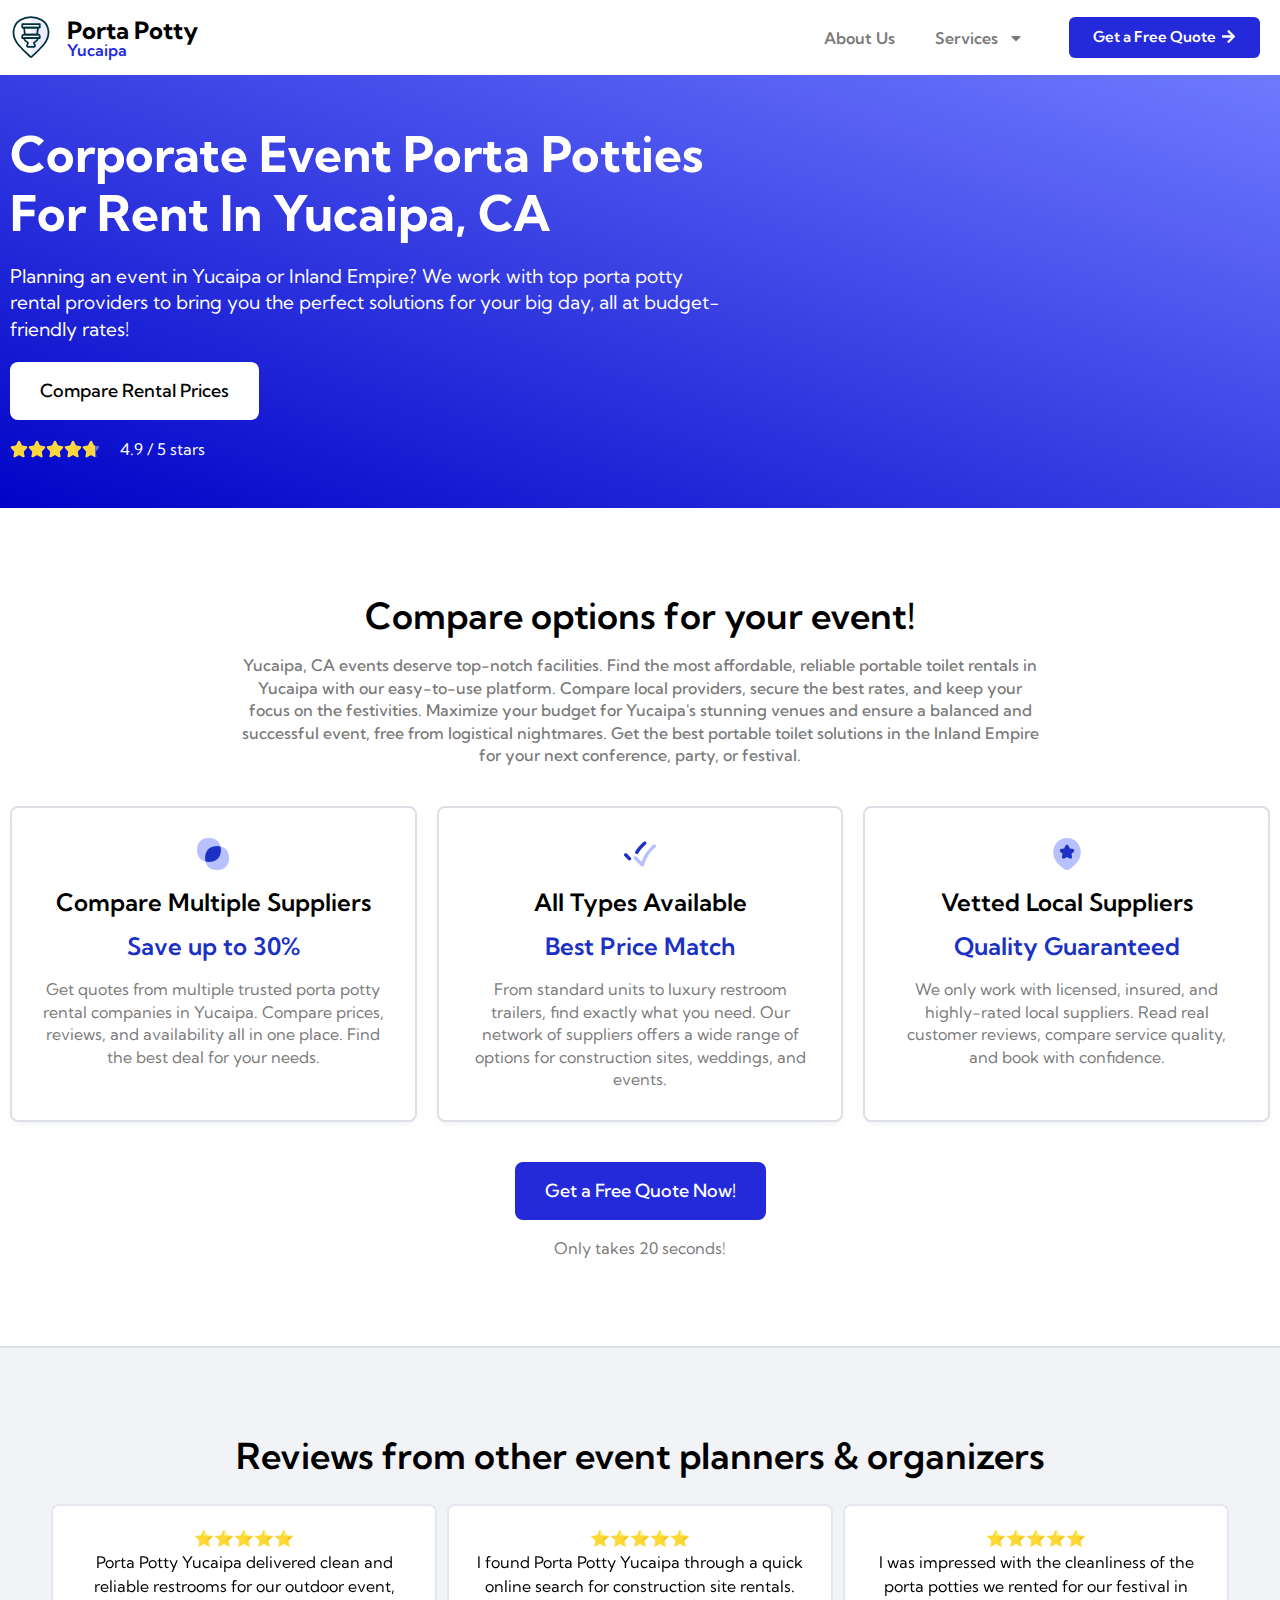
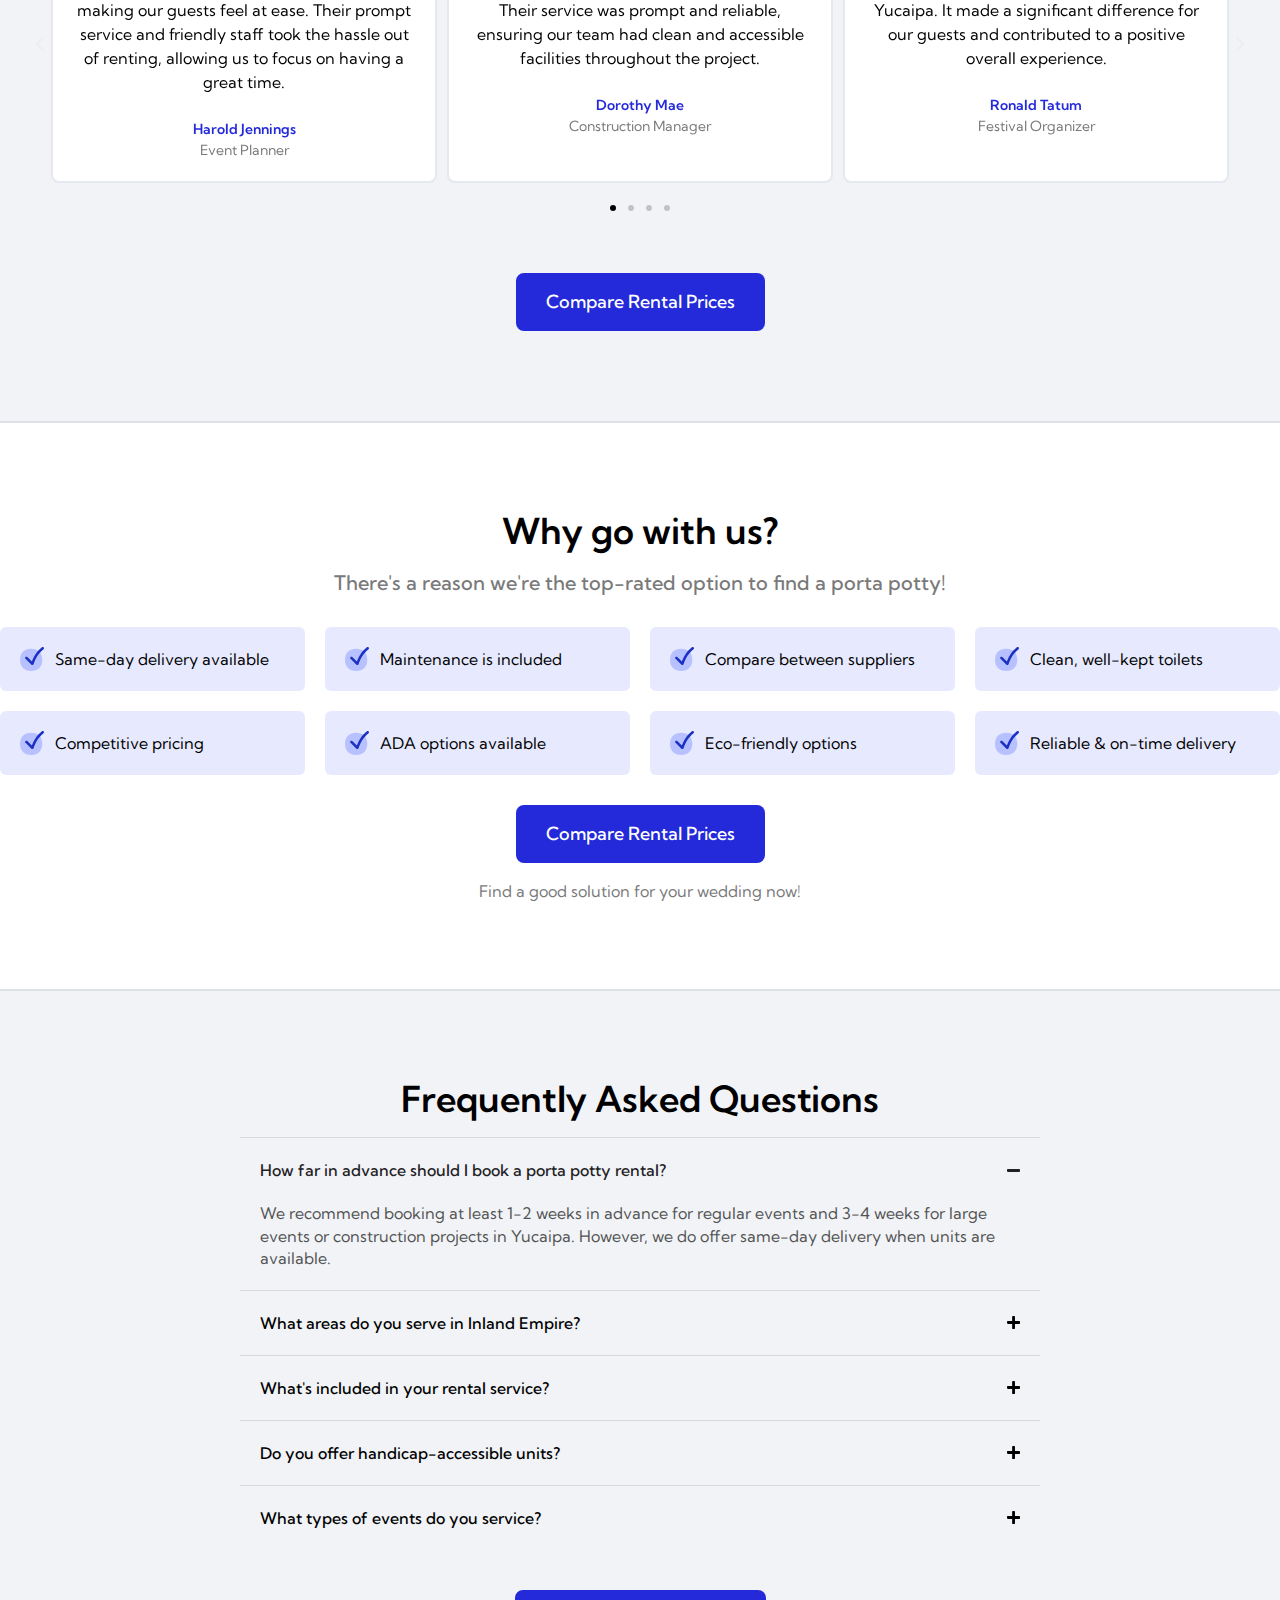
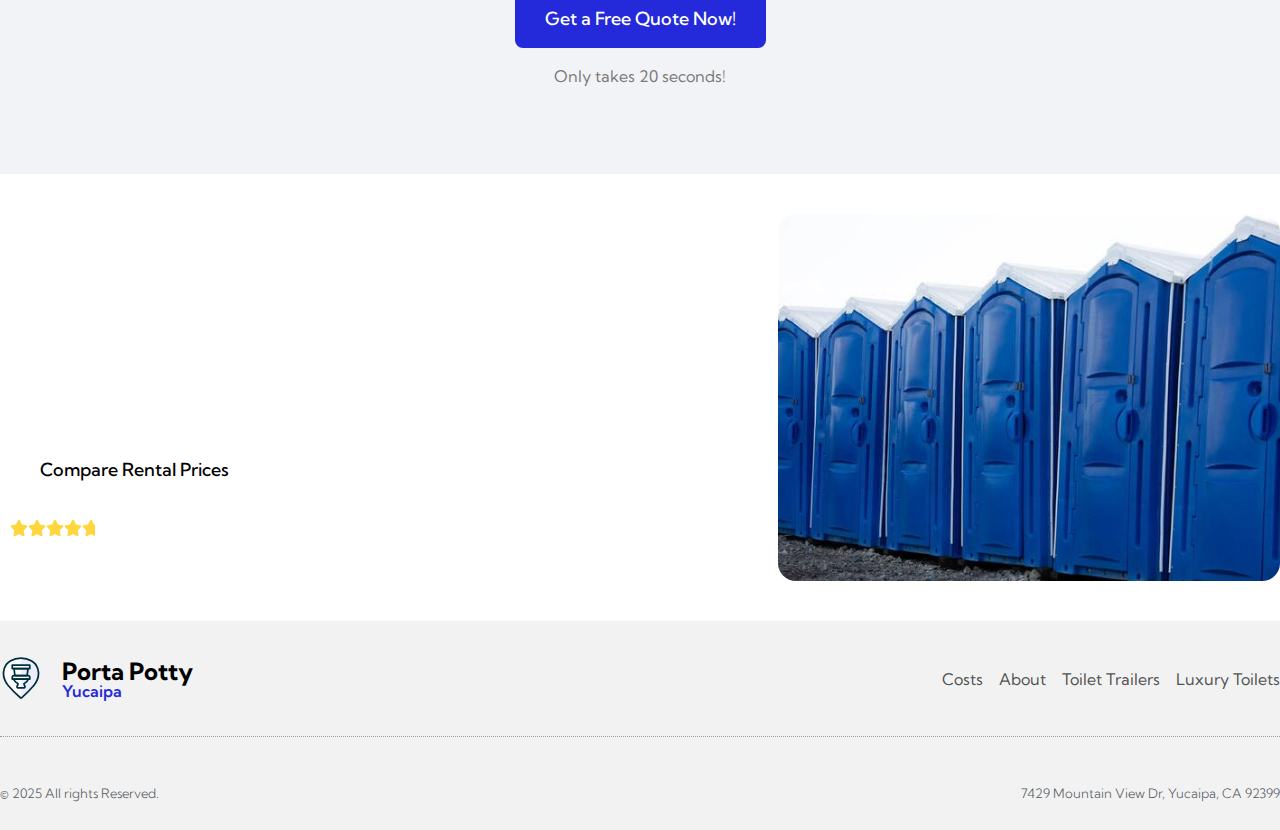
<file: events/index.html>
<!DOCTYPE html>
<html lang="en-US" prefix="og: https://ogp.me/ns#">
<head>
	<meta charset="UTF-8">
	<meta name="viewport" content="width=device-width, initial-scale=1">
	<link rel="profile" href="https://gmpg.org/xfn/11">
		<style>img:is([sizes="auto" i], [sizes^="auto," i]) { contain-intrinsic-size: 3000px 1500px }</style>
	
<!-- Search Engine Optimization by Rank Math - https://rankmath.com/ -->
<title>Corporate Event Porta Potties for Rent in Yucaipa</title>
<meta name="description" content="Planning an event in or ? We work with top porta potty rental providers to bring you the perfect solutions for your big day, all at budget-friendly rates!">
<meta name="robots" content="follow, index, max-snippet:-1, max-video-preview:-1, max-image-preview:large">
<meta property="og:locale" content="en_US">
<meta property="og:type" content="article">
<meta property="og:title" content="Corporate Event Porta Potties for Rent in Yucaipa">
<meta property="og:description" content="Planning an event in or ? We work with top porta potty rental providers to bring you the perfect solutions for your big day, all at budget-friendly rates!">
<meta property="og:site_name" content="Porta Potty Yucaipa">
<meta property="og:updated_time" content="2025-01-30T22:36:02+00:00">
<meta property="og:image" content="/wp-content/uploads/2025/01/portapotties.jpeg">
<meta property="og:image:secure_url" content="/wp-content/uploads/2025/01/portapotties.jpeg">
<meta property="og:image:width" content="556">
<meta property="og:image:height" content="407">
<meta property="og:image:alt" content="Corporate Event Porta Potties for Rent in [city]">
<meta property="og:image:type" content="image/jpeg">
<meta name="twitter:card" content="summary_large_image">
<meta name="twitter:title" content="Corporate Event Porta Potties for Rent in Yucaipa">
<meta name="twitter:description" content="Planning an event in or ? We work with top porta potty rental providers to bring you the perfect solutions for your big day, all at budget-friendly rates!">
<meta name="twitter:image" content="/wp-content/uploads/2025/01/portapotties.jpeg">
<meta name="twitter:label1" content="Time to read">
<meta name="twitter:data1" content="3 minutes">
<!-- /Rank Math WordPress SEO plugin -->

<link rel="alternate" type="application/rss+xml" title="Porta Potty Rentals in Yucaipa, CA &raquo; Feed" href="/feed/">
<link rel="alternate" type="application/rss+xml" title="Porta Potty Rentals in Yucaipa, CA &raquo; Comments Feed" href="/comments/feed/">
<script>
window._wpemojiSettings = {"baseUrl":"https:\/\/s.w.org\/images\/core\/emoji\/15.0.3\/72x72\/","ext":".png","svgUrl":"https:\/\/s.w.org\/images\/core\/emoji\/15.0.3\/svg\/","svgExt":".svg","source":{"concatemoji":"\/wp-includes\/js\/wp-emoji-release.min.js?ver=6.7.1"}};
/*! This file is auto-generated */
!function(i,n){var o,s,e;function c(e){try{var t={supportTests:e,timestamp:(new Date).valueOf()};sessionStorage.setItem(o,JSON.stringify(t))}catch(e){}}function p(e,t,n){e.clearRect(0,0,e.canvas.width,e.canvas.height),e.fillText(t,0,0);var t=new Uint32Array(e.getImageData(0,0,e.canvas.width,e.canvas.height).data),r=(e.clearRect(0,0,e.canvas.width,e.canvas.height),e.fillText(n,0,0),new Uint32Array(e.getImageData(0,0,e.canvas.width,e.canvas.height).data));return t.every(function(e,t){return e===r[t]})}function u(e,t,n){switch(t){case"flag":return n(e,"🏳️‍⚧️","🏳️​⚧️")?!1:!n(e,"🇺🇳","🇺​🇳")&&!n(e,"🏴󠁧󠁢󠁥󠁮󠁧󠁿","🏴​󠁧​󠁢​󠁥​󠁮​󠁧​󠁿");case"emoji":return!n(e,"🐦‍⬛","🐦​⬛")}return!1}function f(e,t,n){var r="undefined"!=typeof WorkerGlobalScope&&self instanceof WorkerGlobalScope?new OffscreenCanvas(300,150):i.createElement("canvas"),a=r.getContext("2d",{willReadFrequently:!0}),o=(a.textBaseline="top",a.font="600 32px Arial",{});return e.forEach(function(e){o[e]=t(a,e,n)}),o}function t(e){var t=i.createElement("script");t.src=e,t.defer=!0,i.head.appendChild(t)}"undefined"!=typeof Promise&&(o="wpEmojiSettingsSupports",s=["flag","emoji"],n.supports={everything:!0,everythingExceptFlag:!0},e=new Promise(function(e){i.addEventListener("DOMContentLoaded",e,{once:!0})}),new Promise(function(t){var n=function(){try{var e=JSON.parse(sessionStorage.getItem(o));if("object"==typeof e&&"number"==typeof e.timestamp&&(new Date).valueOf()<e.timestamp+604800&&"object"==typeof e.supportTests)return e.supportTests}catch(e){}return null}();if(!n){if("undefined"!=typeof Worker&&"undefined"!=typeof OffscreenCanvas&&"undefined"!=typeof URL&&URL.createObjectURL&&"undefined"!=typeof Blob)try{var e="postMessage("+f.toString()+"("+[JSON.stringify(s),u.toString(),p.toString()].join(",")+"));",r=new Blob([e],{type:"text/javascript"}),a=new Worker(URL.createObjectURL(r),{name:"wpTestEmojiSupports"});return void(a.onmessage=function(e){c(n=e.data),a.terminate(),t(n)})}catch(e){}c(n=f(s,u,p))}t(n)}).then(function(e){for(var t in e)n.supports[t]=e[t],n.supports.everything=n.supports.everything&&n.supports[t],"flag"!==t&&(n.supports.everythingExceptFlag=n.supports.everythingExceptFlag&&n.supports[t]);n.supports.everythingExceptFlag=n.supports.everythingExceptFlag&&!n.supports.flag,n.DOMReady=!1,n.readyCallback=function(){n.DOMReady=!0}}).then(function(){return e}).then(function(){var e;n.supports.everything||(n.readyCallback(),(e=n.source||{}).concatemoji?t(e.concatemoji):e.wpemoji&&e.twemoji&&(t(e.twemoji),t(e.wpemoji)))}))}((window,document),window._wpemojiSettings);
</script>
<style id="wp-emoji-styles-inline-css">img.wp-smiley, img.emoji {
		display: inline !important;
		border: none !important;
		box-shadow: none !important;
		height: 1em !important;
		width: 1em !important;
		margin: 0 0.07em !important;
		vertical-align: -0.1em !important;
		background: none !important;
		padding: 0 !important;
	}</style>
<style id="rank-math-toc-block-style-inline-css">.wp-block-rank-math-toc-block nav ol{counter-reset:item}.wp-block-rank-math-toc-block nav ol li{display:block}.wp-block-rank-math-toc-block nav ol li:before{content:counters(item, ".") ". ";counter-increment:item}</style>
<style id="rank-math-rich-snippet-style-inline-css">/*!
* Plugin:  Rank Math
* URL: https://rankmath.com/wordpress/plugin/seo-suite/
* Name:  rank-math-review-snippet.css
*/@-webkit-keyframes spin{0%{-webkit-transform:rotate(0deg)}100%{-webkit-transform:rotate(-360deg)}}@keyframes spin{0%{-webkit-transform:rotate(0deg)}100%{-webkit-transform:rotate(-360deg)}}@keyframes bounce{from{-webkit-transform:translateY(0px);transform:translateY(0px)}to{-webkit-transform:translateY(-5px);transform:translateY(-5px)}}@-webkit-keyframes bounce{from{-webkit-transform:translateY(0px);transform:translateY(0px)}to{-webkit-transform:translateY(-5px);transform:translateY(-5px)}}@-webkit-keyframes loading{0%{background-size:20% 50% ,20% 50% ,20% 50%}20%{background-size:20% 20% ,20% 50% ,20% 50%}40%{background-size:20% 100%,20% 20% ,20% 50%}60%{background-size:20% 50% ,20% 100%,20% 20%}80%{background-size:20% 50% ,20% 50% ,20% 100%}100%{background-size:20% 50% ,20% 50% ,20% 50%}}@keyframes loading{0%{background-size:20% 50% ,20% 50% ,20% 50%}20%{background-size:20% 20% ,20% 50% ,20% 50%}40%{background-size:20% 100%,20% 20% ,20% 50%}60%{background-size:20% 50% ,20% 100%,20% 20%}80%{background-size:20% 50% ,20% 50% ,20% 100%}100%{background-size:20% 50% ,20% 50% ,20% 50%}}:root{--rankmath-wp-adminbar-height: 0}#rank-math-rich-snippet-wrapper{overflow:hidden}#rank-math-rich-snippet-wrapper h5.rank-math-title{display:block;font-size:18px;line-height:1.4}#rank-math-rich-snippet-wrapper .rank-math-review-image{float:right;max-width:40%;margin-left:15px}#rank-math-rich-snippet-wrapper .rank-math-review-data{margin-bottom:15px}#rank-math-rich-snippet-wrapper .rank-math-total-wrapper{width:100%;padding:0 0 20px 0;float:left;clear:both;position:relative;-webkit-box-sizing:border-box;box-sizing:border-box}#rank-math-rich-snippet-wrapper .rank-math-total-wrapper .rank-math-total{border:0;display:block;margin:0;width:auto;float:left;text-align:left;padding:0;font-size:24px;line-height:1;font-weight:700;-webkit-box-sizing:border-box;box-sizing:border-box;overflow:hidden}#rank-math-rich-snippet-wrapper .rank-math-total-wrapper .rank-math-review-star{float:left;margin-left:15px;margin-top:5px;position:relative;z-index:99;line-height:1}#rank-math-rich-snippet-wrapper .rank-math-total-wrapper .rank-math-review-star .rank-math-review-result-wrapper{display:inline-block;white-space:nowrap;position:relative;color:#e7e7e7}#rank-math-rich-snippet-wrapper .rank-math-total-wrapper .rank-math-review-star .rank-math-review-result-wrapper .rank-math-review-result{position:absolute;top:0;left:0;overflow:hidden;white-space:nowrap;color:#ffbe01}#rank-math-rich-snippet-wrapper .rank-math-total-wrapper .rank-math-review-star .rank-math-review-result-wrapper i{font-size:18px;-webkit-text-stroke-width:1px;font-style:normal;padding:0 2px;line-height:inherit}#rank-math-rich-snippet-wrapper .rank-math-total-wrapper .rank-math-review-star .rank-math-review-result-wrapper i:before{content:"\2605"}body.rtl #rank-math-rich-snippet-wrapper .rank-math-review-image{float:left;margin-left:0;margin-right:15px}body.rtl #rank-math-rich-snippet-wrapper .rank-math-total-wrapper .rank-math-total{float:right}body.rtl #rank-math-rich-snippet-wrapper .rank-math-total-wrapper .rank-math-review-star{float:right;margin-left:0;margin-right:15px}body.rtl #rank-math-rich-snippet-wrapper .rank-math-total-wrapper .rank-math-review-star .rank-math-review-result{left:auto;right:0}@media screen and (max-width: 480px){#rank-math-rich-snippet-wrapper .rank-math-review-image{display:block;max-width:100%;width:100%;text-align:center;margin-right:0}#rank-math-rich-snippet-wrapper .rank-math-review-data{clear:both}}.clear{clear:both}</style>
<style id="global-styles-inline-css">:root{--wp--preset--aspect-ratio--square: 1;--wp--preset--aspect-ratio--4-3: 4/3;--wp--preset--aspect-ratio--3-4: 3/4;--wp--preset--aspect-ratio--3-2: 3/2;--wp--preset--aspect-ratio--2-3: 2/3;--wp--preset--aspect-ratio--16-9: 16/9;--wp--preset--aspect-ratio--9-16: 9/16;--wp--preset--color--black: #000000;--wp--preset--color--cyan-bluish-gray: #abb8c3;--wp--preset--color--white: #ffffff;--wp--preset--color--pale-pink: #f78da7;--wp--preset--color--vivid-red: #cf2e2e;--wp--preset--color--luminous-vivid-orange: #ff6900;--wp--preset--color--luminous-vivid-amber: #fcb900;--wp--preset--color--light-green-cyan: #7bdcb5;--wp--preset--color--vivid-green-cyan: #00d084;--wp--preset--color--pale-cyan-blue: #8ed1fc;--wp--preset--color--vivid-cyan-blue: #0693e3;--wp--preset--color--vivid-purple: #9b51e0;--wp--preset--gradient--vivid-cyan-blue-to-vivid-purple: linear-gradient(135deg,rgba(6,147,227,1) 0%,rgb(155,81,224) 100%);--wp--preset--gradient--light-green-cyan-to-vivid-green-cyan: linear-gradient(135deg,rgb(122,220,180) 0%,rgb(0,208,130) 100%);--wp--preset--gradient--luminous-vivid-amber-to-luminous-vivid-orange: linear-gradient(135deg,rgba(252,185,0,1) 0%,rgba(255,105,0,1) 100%);--wp--preset--gradient--luminous-vivid-orange-to-vivid-red: linear-gradient(135deg,rgba(255,105,0,1) 0%,rgb(207,46,46) 100%);--wp--preset--gradient--very-light-gray-to-cyan-bluish-gray: linear-gradient(135deg,rgb(238,238,238) 0%,rgb(169,184,195) 100%);--wp--preset--gradient--cool-to-warm-spectrum: linear-gradient(135deg,rgb(74,234,220) 0%,rgb(151,120,209) 20%,rgb(207,42,186) 40%,rgb(238,44,130) 60%,rgb(251,105,98) 80%,rgb(254,248,76) 100%);--wp--preset--gradient--blush-light-purple: linear-gradient(135deg,rgb(255,206,236) 0%,rgb(152,150,240) 100%);--wp--preset--gradient--blush-bordeaux: linear-gradient(135deg,rgb(254,205,165) 0%,rgb(254,45,45) 50%,rgb(107,0,62) 100%);--wp--preset--gradient--luminous-dusk: linear-gradient(135deg,rgb(255,203,112) 0%,rgb(199,81,192) 50%,rgb(65,88,208) 100%);--wp--preset--gradient--pale-ocean: linear-gradient(135deg,rgb(255,245,203) 0%,rgb(182,227,212) 50%,rgb(51,167,181) 100%);--wp--preset--gradient--electric-grass: linear-gradient(135deg,rgb(202,248,128) 0%,rgb(113,206,126) 100%);--wp--preset--gradient--midnight: linear-gradient(135deg,rgb(2,3,129) 0%,rgb(40,116,252) 100%);--wp--preset--font-size--small: 13px;--wp--preset--font-size--medium: 20px;--wp--preset--font-size--large: 36px;--wp--preset--font-size--x-large: 42px;--wp--preset--spacing--20: 0.44rem;--wp--preset--spacing--30: 0.67rem;--wp--preset--spacing--40: 1rem;--wp--preset--spacing--50: 1.5rem;--wp--preset--spacing--60: 2.25rem;--wp--preset--spacing--70: 3.38rem;--wp--preset--spacing--80: 5.06rem;--wp--preset--shadow--natural: 6px 6px 9px rgba(0, 0, 0, 0.2);--wp--preset--shadow--deep: 12px 12px 50px rgba(0, 0, 0, 0.4);--wp--preset--shadow--sharp: 6px 6px 0px rgba(0, 0, 0, 0.2);--wp--preset--shadow--outlined: 6px 6px 0px -3px rgba(255, 255, 255, 1), 6px 6px rgba(0, 0, 0, 1);--wp--preset--shadow--crisp: 6px 6px 0px rgba(0, 0, 0, 1);}:root { --wp--style--global--content-size: 800px;--wp--style--global--wide-size: 1200px; }:where(body) { margin: 0; }.wp-site-blocks > .alignleft { float: left; margin-right: 2em; }.wp-site-blocks > .alignright { float: right; margin-left: 2em; }.wp-site-blocks > .aligncenter { justify-content: center; margin-left: auto; margin-right: auto; }:where(.wp-site-blocks) > * { margin-block-start: 24px; margin-block-end: 0; }:where(.wp-site-blocks) > :first-child { margin-block-start: 0; }:where(.wp-site-blocks) > :last-child { margin-block-end: 0; }:root { --wp--style--block-gap: 24px; }:root :where(.is-layout-flow) > :first-child{margin-block-start: 0;}:root :where(.is-layout-flow) > :last-child{margin-block-end: 0;}:root :where(.is-layout-flow) > *{margin-block-start: 24px;margin-block-end: 0;}:root :where(.is-layout-constrained) > :first-child{margin-block-start: 0;}:root :where(.is-layout-constrained) > :last-child{margin-block-end: 0;}:root :where(.is-layout-constrained) > *{margin-block-start: 24px;margin-block-end: 0;}:root :where(.is-layout-flex){gap: 24px;}:root :where(.is-layout-grid){gap: 24px;}.is-layout-flow > .alignleft{float: left;margin-inline-start: 0;margin-inline-end: 2em;}.is-layout-flow > .alignright{float: right;margin-inline-start: 2em;margin-inline-end: 0;}.is-layout-flow > .aligncenter{margin-left: auto !important;margin-right: auto !important;}.is-layout-constrained > .alignleft{float: left;margin-inline-start: 0;margin-inline-end: 2em;}.is-layout-constrained > .alignright{float: right;margin-inline-start: 2em;margin-inline-end: 0;}.is-layout-constrained > .aligncenter{margin-left: auto !important;margin-right: auto !important;}.is-layout-constrained > :where(:not(.alignleft):not(.alignright):not(.alignfull)){max-width: var(--wp--style--global--content-size);margin-left: auto !important;margin-right: auto !important;}.is-layout-constrained > .alignwide{max-width: var(--wp--style--global--wide-size);}body .is-layout-flex{display: flex;}.is-layout-flex{flex-wrap: wrap;align-items: center;}.is-layout-flex > :is(*, div){margin: 0;}body .is-layout-grid{display: grid;}.is-layout-grid > :is(*, div){margin: 0;}body{padding-top: 0px;padding-right: 0px;padding-bottom: 0px;padding-left: 0px;}a:where(:not(.wp-element-button)){text-decoration: underline;}:root :where(.wp-element-button, .wp-block-button__link){background-color: #32373c;border-width: 0;color: #fff;font-family: inherit;font-size: inherit;line-height: inherit;padding: calc(0.667em + 2px) calc(1.333em + 2px);text-decoration: none;}.has-black-color{color: var(--wp--preset--color--black) !important;}.has-cyan-bluish-gray-color{color: var(--wp--preset--color--cyan-bluish-gray) !important;}.has-white-color{color: var(--wp--preset--color--white) !important;}.has-pale-pink-color{color: var(--wp--preset--color--pale-pink) !important;}.has-vivid-red-color{color: var(--wp--preset--color--vivid-red) !important;}.has-luminous-vivid-orange-color{color: var(--wp--preset--color--luminous-vivid-orange) !important;}.has-luminous-vivid-amber-color{color: var(--wp--preset--color--luminous-vivid-amber) !important;}.has-light-green-cyan-color{color: var(--wp--preset--color--light-green-cyan) !important;}.has-vivid-green-cyan-color{color: var(--wp--preset--color--vivid-green-cyan) !important;}.has-pale-cyan-blue-color{color: var(--wp--preset--color--pale-cyan-blue) !important;}.has-vivid-cyan-blue-color{color: var(--wp--preset--color--vivid-cyan-blue) !important;}.has-vivid-purple-color{color: var(--wp--preset--color--vivid-purple) !important;}.has-black-background-color{background-color: var(--wp--preset--color--black) !important;}.has-cyan-bluish-gray-background-color{background-color: var(--wp--preset--color--cyan-bluish-gray) !important;}.has-white-background-color{background-color: var(--wp--preset--color--white) !important;}.has-pale-pink-background-color{background-color: var(--wp--preset--color--pale-pink) !important;}.has-vivid-red-background-color{background-color: var(--wp--preset--color--vivid-red) !important;}.has-luminous-vivid-orange-background-color{background-color: var(--wp--preset--color--luminous-vivid-orange) !important;}.has-luminous-vivid-amber-background-color{background-color: var(--wp--preset--color--luminous-vivid-amber) !important;}.has-light-green-cyan-background-color{background-color: var(--wp--preset--color--light-green-cyan) !important;}.has-vivid-green-cyan-background-color{background-color: var(--wp--preset--color--vivid-green-cyan) !important;}.has-pale-cyan-blue-background-color{background-color: var(--wp--preset--color--pale-cyan-blue) !important;}.has-vivid-cyan-blue-background-color{background-color: var(--wp--preset--color--vivid-cyan-blue) !important;}.has-vivid-purple-background-color{background-color: var(--wp--preset--color--vivid-purple) !important;}.has-black-border-color{border-color: var(--wp--preset--color--black) !important;}.has-cyan-bluish-gray-border-color{border-color: var(--wp--preset--color--cyan-bluish-gray) !important;}.has-white-border-color{border-color: var(--wp--preset--color--white) !important;}.has-pale-pink-border-color{border-color: var(--wp--preset--color--pale-pink) !important;}.has-vivid-red-border-color{border-color: var(--wp--preset--color--vivid-red) !important;}.has-luminous-vivid-orange-border-color{border-color: var(--wp--preset--color--luminous-vivid-orange) !important;}.has-luminous-vivid-amber-border-color{border-color: var(--wp--preset--color--luminous-vivid-amber) !important;}.has-light-green-cyan-border-color{border-color: var(--wp--preset--color--light-green-cyan) !important;}.has-vivid-green-cyan-border-color{border-color: var(--wp--preset--color--vivid-green-cyan) !important;}.has-pale-cyan-blue-border-color{border-color: var(--wp--preset--color--pale-cyan-blue) !important;}.has-vivid-cyan-blue-border-color{border-color: var(--wp--preset--color--vivid-cyan-blue) !important;}.has-vivid-purple-border-color{border-color: var(--wp--preset--color--vivid-purple) !important;}.has-vivid-cyan-blue-to-vivid-purple-gradient-background{background: var(--wp--preset--gradient--vivid-cyan-blue-to-vivid-purple) !important;}.has-light-green-cyan-to-vivid-green-cyan-gradient-background{background: var(--wp--preset--gradient--light-green-cyan-to-vivid-green-cyan) !important;}.has-luminous-vivid-amber-to-luminous-vivid-orange-gradient-background{background: var(--wp--preset--gradient--luminous-vivid-amber-to-luminous-vivid-orange) !important;}.has-luminous-vivid-orange-to-vivid-red-gradient-background{background: var(--wp--preset--gradient--luminous-vivid-orange-to-vivid-red) !important;}.has-very-light-gray-to-cyan-bluish-gray-gradient-background{background: var(--wp--preset--gradient--very-light-gray-to-cyan-bluish-gray) !important;}.has-cool-to-warm-spectrum-gradient-background{background: var(--wp--preset--gradient--cool-to-warm-spectrum) !important;}.has-blush-light-purple-gradient-background{background: var(--wp--preset--gradient--blush-light-purple) !important;}.has-blush-bordeaux-gradient-background{background: var(--wp--preset--gradient--blush-bordeaux) !important;}.has-luminous-dusk-gradient-background{background: var(--wp--preset--gradient--luminous-dusk) !important;}.has-pale-ocean-gradient-background{background: var(--wp--preset--gradient--pale-ocean) !important;}.has-electric-grass-gradient-background{background: var(--wp--preset--gradient--electric-grass) !important;}.has-midnight-gradient-background{background: var(--wp--preset--gradient--midnight) !important;}.has-small-font-size{font-size: var(--wp--preset--font-size--small) !important;}.has-medium-font-size{font-size: var(--wp--preset--font-size--medium) !important;}.has-large-font-size{font-size: var(--wp--preset--font-size--large) !important;}.has-x-large-font-size{font-size: var(--wp--preset--font-size--x-large) !important;}
:root :where(.wp-block-pullquote){font-size: 1.5em;line-height: 1.6;}</style>
<link rel="stylesheet" id="hello-elementor-css" href="/wp-content/themes/hello-elementor/style.min.css?ver=3.2.1" media="all">
<link rel="stylesheet" id="hello-elementor-theme-style-css" href="/wp-content/themes/hello-elementor/theme.min.css?ver=3.2.1" media="all">
<link rel="stylesheet" id="hello-elementor-header-footer-css" href="/wp-content/themes/hello-elementor/header-footer.min.css?ver=3.2.1" media="all">
<link rel="stylesheet" id="elementor-frontend-css" href="/wp-content/plugins/elementor/assets/css/frontend.min.css?ver=3.26.5" media="all">
<link rel="stylesheet" id="elementor-post-7-css" href="/wp-content/uploads/elementor/css/post-7.css?ver=1738264329" media="all">
<link rel="stylesheet" id="widget-heading-css" href="/wp-content/plugins/elementor/assets/css/widget-heading.min.css?ver=3.26.5" media="all">
<link rel="stylesheet" id="widget-nav-menu-css" href="/wp-content/plugins/elementor-pro/assets/css/widget-nav-menu.min.css?ver=3.26.3" media="all">
<link rel="stylesheet" id="widget-icon-list-css" href="/wp-content/plugins/elementor/assets/css/widget-icon-list.min.css?ver=3.26.5" media="all">
<link rel="stylesheet" id="widget-rating-css" href="/wp-content/plugins/elementor/assets/css/widget-rating.min.css?ver=3.26.5" media="all">
<link rel="stylesheet" id="widget-image-css" href="/wp-content/plugins/elementor/assets/css/widget-image.min.css?ver=3.26.5" media="all">
<link rel="stylesheet" id="swiper-css" href="/wp-content/plugins/elementor/assets/lib/swiper/v8/css/swiper.min.css?ver=8.4.5" media="all">
<link rel="stylesheet" id="e-swiper-css" href="/wp-content/plugins/elementor/assets/css/conditionals/e-swiper.min.css?ver=3.26.5" media="all">
<link rel="stylesheet" id="widget-testimonial-carousel-css" href="/wp-content/plugins/elementor-pro/assets/css/widget-testimonial-carousel.min.css?ver=3.26.3" media="all">
<link rel="stylesheet" id="widget-carousel-module-base-css" href="/wp-content/plugins/elementor-pro/assets/css/widget-carousel-module-base.min.css?ver=3.26.3" media="all">
<link rel="stylesheet" id="widget-nested-accordion-css" href="/wp-content/plugins/elementor/assets/css/widget-nested-accordion.min.css?ver=3.26.5" media="all">
<link rel="stylesheet" id="elementor-post-157-css" href="/wp-content/uploads/elementor/css/post-157.css?ver=1738276664" media="all">
<link rel="stylesheet" id="elementor-post-30-css" href="/wp-content/uploads/elementor/css/post-30.css?ver=1738264329" media="all">
<link rel="stylesheet" id="elementor-post-296-css" href="/wp-content/uploads/elementor/css/post-296.css?ver=1738264329" media="all">
<link rel="stylesheet" id="google-fonts-1-css" href="https://fonts.googleapis.com/css?family=Kumbh+Sans%3A100%2C100italic%2C200%2C200italic%2C300%2C300italic%2C400%2C400italic%2C500%2C500italic%2C600%2C600italic%2C700%2C700italic%2C800%2C800italic%2C900%2C900italic&#038;display=swap&#038;ver=6.7.1" media="all">
<link rel="preconnect" href="https://fonts.gstatic.com/" crossorigin>
<script id="breeze-prefetch-js-extra">var breeze_prefetch = {"local_url":"","ignore_remote_prefetch":"1","ignore_list":["wp-admin","wp-login.php"]};</script>
<script src="/wp-content/plugins/breeze/assets/js/js-front-end/breeze-prefetch-links.min.js?ver=2.2.1" id="breeze-prefetch-js"></script>
<script src="/wp-includes/js/jquery/jquery.min.js?ver=3.7.1" id="jquery-core-js"></script>
<script src="/wp-includes/js/jquery/jquery-migrate.min.js?ver=3.4.1" id="jquery-migrate-js"></script>
<link rel="https://api.w.org/" href="/wp-json/">
<link rel="alternate" title="JSON" type="application/json" href="/wp-json/wp/v2/pages/157">
<link rel="EditURI" type="application/rsd+xml" title="RSD" href="/xmlrpc.php?rsd">
<meta name="generator" content="WordPress 6.7.1">
<link rel="shortlink" href="/?p=157">
<link rel="alternate" title="oEmbed (JSON)" type="application/json+oembed" href="/wp-json/oembed/1.0/embed?url=https%3A%2F%2F%2Fevents%2F">
<link rel="alternate" title="oEmbed (XML)" type="text/xml+oembed" href="/wp-json/oembed/1.0/embed?url=https%3A%2F%2F%2Fevents%2F#038;format=xml">
<script async defer src="https://app.visitortracking.com/assets/js/tracer.js"></script>
<script>function init_tracer() { 
   var tracer = new Tracer({  
   websiteId : "fb5f4196-71fc-4065-b823-f34758675cf7",  
   async : true, 
   debug : false }); 
 }</script>
<style>/* CSS added by Hide Metadata Plugin */

.entry-meta .byline:before,
			.entry-header .entry-meta span.byline:before,
			.entry-meta .byline:after,
			.entry-header .entry-meta span.byline:after,
			.single .byline, .group-blog .byline,
			.entry-meta .byline,
			.entry-header .entry-meta > span.byline,
			.entry-meta .author.vcard  {
				content: '';
				display: none;
				margin: 0;
			}</style>
<meta name="generator" content="Elementor 3.26.5; features: e_font_icon_svg, additional_custom_breakpoints, e_element_cache; settings: css_print_method-external, google_font-enabled, font_display-swap">
			<style>.e-con.e-parent:nth-of-type(n+4):not(.e-lazyloaded):not(.e-no-lazyload),
				.e-con.e-parent:nth-of-type(n+4):not(.e-lazyloaded):not(.e-no-lazyload) * {
					background-image: none !important;
				}
				@media screen and (max-height: 1024px) {
					.e-con.e-parent:nth-of-type(n+3):not(.e-lazyloaded):not(.e-no-lazyload),
					.e-con.e-parent:nth-of-type(n+3):not(.e-lazyloaded):not(.e-no-lazyload) * {
						background-image: none !important;
					}
				}
				@media screen and (max-height: 640px) {
					.e-con.e-parent:nth-of-type(n+2):not(.e-lazyloaded):not(.e-no-lazyload),
					.e-con.e-parent:nth-of-type(n+2):not(.e-lazyloaded):not(.e-no-lazyload) * {
						background-image: none !important;
					}
				}</style>
			<link rel="icon" href="/wp-content/uploads/2025/01/Style-Three-Pin-Toilet-Streamline-Ultimate.svg" sizes="32x32">
<link rel="icon" href="/wp-content/uploads/2025/01/Style-Three-Pin-Toilet-Streamline-Ultimate.svg" sizes="192x192">
<link rel="apple-touch-icon" href="/wp-content/uploads/2025/01/Style-Three-Pin-Toilet-Streamline-Ultimate.svg">
<meta name="msapplication-TileImage" content="/wp-content/uploads/2025/01/Style-Three-Pin-Toilet-Streamline-Ultimate.svg">
</head>
<body class="page-template page-template-elementor_header_footer page page-id-157 wp-embed-responsive elementor-default elementor-template-full-width elementor-kit-7 elementor-page elementor-page-157">


<a class="skip-link screen-reader-text" href="#content">Skip to content</a>

		<div data-elementor-type="header" data-elementor-id="30" class="elementor elementor-30 elementor-location-header" data-elementor-post-type="elementor_library">
			<div class="elementor-element elementor-element-f73ef7e e-flex e-con-boxed e-con e-parent" data-id="f73ef7e" data-element_type="container">
					<div class="e-con-inner">
				<div class="elementor-element elementor-element-a63eb3f elementor-view-default elementor-widget elementor-widget-icon" data-id="a63eb3f" data-element_type="widget" data-widget_type="icon.default">
				<div class="elementor-widget-container">
							<div class="elementor-icon-wrapper">
			<a class="elementor-icon" href="/">
			<svg xmlns="http://www.w3.org/2000/svg" viewbox="0 0 24 24" id="Style-Three-Pin-Toilet--Streamline-Ultimate" height="24" width="24"><desc>Style Three Pin Toilet Streamline Icon: https://streamlinehq.com</desc><defs></defs><title>style-three-pin-toilet</title>
<path d="M12 0.574a11.38 11.38 0 0 1 6.112 1.77c4.75 3.011 5.1 9.23 1.315 13.777a59.3 59.3 0 0 1 -7.106 7.188 0.5 0.5 0 0 1 -0.642 0 59.333 59.333 0 0 1 -7.106 -7.189C0.789 11.574 1.138 5.355 5.888 2.344A11.38 11.38 0 0 1 12 0.574Z" fill="#ecedff" stroke-width="1"></path><path d="M12 0.574a11.38 11.38 0 0 0 -6.112 1.77c-4.75 3.011 -5.1 9.23 -1.315 13.777a59.333 59.333 0 0 0 7.106 7.189 0.5 0.5 0 0 0 0.321 0.116Z" fill="#ffffff" stroke-width="1"></path><path d="M12 0.574a11.38 11.38 0 0 1 6.112 1.77c4.75 3.011 5.1 9.23 1.315 13.777a59.333 59.333 0 0 1 -7.106 7.189 0.5 0.5 0 0 1 -0.642 0 59.3 59.3 0 0 1 -7.106 -7.188C0.789 11.574 1.138 5.355 5.888 2.344A11.38 11.38 0 0 1 12 0.574Z" stroke="#00303e" stroke-linecap="round" stroke-linejoin="round" fill="none" stroke-width="1"></path><path d="M7.756 12.575a4.514 4.514 0 0 0 2.574 2.679l-0.591 1.652a0.5 0.5 0 0 0 0.471 0.669h3.58a0.5 0.5 0 0 0 0.471 -0.669l-0.591 -1.652a4.514 4.514 0 0 0 2.574 -2.679Z" fill="#ecedff" stroke-width="1"></path><path d="m16 6.575 -0.5 4 -7 0 -0.5 -4 8 0z" fill="#ecedff" stroke-width="1"></path><path d="m12 6.575 -4 0 0.5 4 3.5 0 0 -4z" fill="#ffffff" stroke-width="1"></path><path d="M12 12.575H7.756a4.514 4.514 0 0 0 2.574 2.679l-0.591 1.652a0.5 0.5 0 0 0 0.471 0.669H12Z" fill="#ffffff" stroke-width="1"></path><path d="M7 4.575h10v2H7Z" stroke="#00303e" stroke-linecap="round" stroke-linejoin="round" fill="#ffffff" stroke-width="1"></path><path d="M17 12.575H7v-1a1 1 0 0 1 1 -1h8a1 1 0 0 1 1 1Z" stroke="#00303e" stroke-linecap="round" stroke-linejoin="round" fill="#ffffff" stroke-width="1"></path><path d="m16 6.575 -0.5 4 -7 0 -0.5 -4 8 0z" stroke="#00303e" stroke-linecap="round" stroke-linejoin="round" fill="none" stroke-width="1"></path><path d="M7.756 12.575a4.514 4.514 0 0 0 2.574 2.679l-0.591 1.652a0.5 0.5 0 0 0 0.471 0.669h3.58a0.5 0.5 0 0 0 0.471 -0.669l-0.591 -1.652a4.514 4.514 0 0 0 2.574 -2.679Z" stroke="#00303e" stroke-linecap="round" stroke-linejoin="round" fill="none" stroke-width="1"></path></svg>			</a>
		</div>
						</div>
				</div>
		<div class="elementor-element elementor-element-ba65266 e-con-full e-flex e-con e-child" data-id="ba65266" data-element_type="container">
				<div class="elementor-element elementor-element-674d6a9 elementor-widget elementor-widget-heading" data-id="674d6a9" data-element_type="widget" data-widget_type="heading.default">
				<div class="elementor-widget-container">
					<h2 class="elementor-heading-title elementor-size-default"><a href="/">Porta Potty</a></h2>				</div>
				</div>
				<div class="elementor-element elementor-element-1249a41 elementor-widget elementor-widget-heading" data-id="1249a41" data-element_type="widget" data-widget_type="heading.default">
				<div class="elementor-widget-container">
					<h2 class="elementor-heading-title elementor-size-default"><a href="/">Yucaipa</a></h2>				</div>
				</div>
				</div>
				<div class="elementor-element elementor-element-3896754 elementor-nav-menu__align-end elementor-nav-menu--stretch elementor-widget-mobile__width-initial elementor-nav-menu--dropdown-tablet elementor-nav-menu__text-align-aside elementor-nav-menu--toggle elementor-nav-menu--burger elementor-widget elementor-widget-nav-menu" data-id="3896754" data-element_type="widget" data-settings="{&quot;full_width&quot;:&quot;stretch&quot;,&quot;layout&quot;:&quot;horizontal&quot;,&quot;submenu_icon&quot;:{&quot;value&quot;:&quot;&lt;svg class=\&quot;e-font-icon-svg e-fas-caret-down\&quot; viewBox=\&quot;0 0 320 512\&quot; xmlns=\&quot;http:\/\/www.w3.org\/2000\/svg\&quot;&gt;&lt;path d=\&quot;M31.3 192h257.3c17.8 0 26.7 21.5 14.1 34.1L174.1 354.8c-7.8 7.8-20.5 7.8-28.3 0L17.2 226.1C4.6 213.5 13.5 192 31.3 192z\&quot;&gt;&lt;\/path&gt;&lt;\/svg&gt;&quot;,&quot;library&quot;:&quot;fa-solid&quot;},&quot;toggle&quot;:&quot;burger&quot;}" data-widget_type="nav-menu.default">
				<div class="elementor-widget-container">
								<nav aria-label="Menu" class="elementor-nav-menu--main elementor-nav-menu__container elementor-nav-menu--layout-horizontal e--pointer-underline e--animation-fade">
				<ul id="menu-1-3896754" class="elementor-nav-menu">
<li class="menu-item menu-item-type-post_type menu-item-object-page menu-item-283"><a href="/about-us/" class="elementor-item">About Us</a></li>
<li class="menu-item menu-item-type-custom menu-item-object-custom current-menu-ancestor current-menu-parent menu-item-has-children menu-item-284">
<a href="#" class="elementor-item elementor-item-anchor">Services</a>
<ul class="sub-menu elementor-nav-menu--dropdown">
	<li class="menu-item menu-item-type-post_type menu-item-object-page menu-item-277"><a href="/luxury-toilets/" class="elementor-sub-item">Luxury Toilets</a></li>
	<li class="menu-item menu-item-type-post_type menu-item-object-page menu-item-278"><a href="/toilet-trailers/" class="elementor-sub-item">Toilet Trailers</a></li>
	<li class="menu-item menu-item-type-post_type menu-item-object-page menu-item-279"><a href="/festivals/" class="elementor-sub-item">For Festivals</a></li>
	<li class="menu-item menu-item-type-post_type menu-item-object-page menu-item-280"><a href="/construction/" class="elementor-sub-item">For Construction Sites</a></li>
	<li class="menu-item menu-item-type-post_type menu-item-object-page current-menu-item page_item page-item-157 current_page_item menu-item-281"><a href="/events/" aria-current="page" class="elementor-sub-item elementor-item-active">For Events</a></li>
	<li class="menu-item menu-item-type-post_type menu-item-object-page menu-item-282"><a href="/weddings/" class="elementor-sub-item">For Weddings</a></li>
</ul>
</li>
</ul>			</nav>
					<div class="elementor-menu-toggle" role="button" tabindex="0" aria-label="Menu Toggle" aria-expanded="false">
			<svg aria-hidden="true" role="presentation" class="elementor-menu-toggle__icon--open e-font-icon-svg e-eicon-menu-bar" viewbox="0 0 1000 1000" xmlns="http://www.w3.org/2000/svg"><path d="M104 333H896C929 333 958 304 958 271S929 208 896 208H104C71 208 42 237 42 271S71 333 104 333ZM104 583H896C929 583 958 554 958 521S929 458 896 458H104C71 458 42 487 42 521S71 583 104 583ZM104 833H896C929 833 958 804 958 771S929 708 896 708H104C71 708 42 737 42 771S71 833 104 833Z"></path></svg><svg aria-hidden="true" role="presentation" class="elementor-menu-toggle__icon--close e-font-icon-svg e-eicon-close" viewbox="0 0 1000 1000" xmlns="http://www.w3.org/2000/svg"><path d="M742 167L500 408 258 167C246 154 233 150 217 150 196 150 179 158 167 167 154 179 150 196 150 212 150 229 154 242 171 254L408 500 167 742C138 771 138 800 167 829 196 858 225 858 254 829L496 587 738 829C750 842 767 846 783 846 800 846 817 842 829 829 842 817 846 804 846 783 846 767 842 750 829 737L588 500 833 258C863 229 863 200 833 171 804 137 775 137 742 167Z"></path></svg>		</div>
					<nav class="elementor-nav-menu--dropdown elementor-nav-menu__container" aria-hidden="true">
				<ul id="menu-2-3896754" class="elementor-nav-menu">
<li class="menu-item menu-item-type-post_type menu-item-object-page menu-item-283"><a href="/about-us/" class="elementor-item" tabindex="-1">About Us</a></li>
<li class="menu-item menu-item-type-custom menu-item-object-custom current-menu-ancestor current-menu-parent menu-item-has-children menu-item-284">
<a href="#" class="elementor-item elementor-item-anchor" tabindex="-1">Services</a>
<ul class="sub-menu elementor-nav-menu--dropdown">
	<li class="menu-item menu-item-type-post_type menu-item-object-page menu-item-277"><a href="/luxury-toilets/" class="elementor-sub-item" tabindex="-1">Luxury Toilets</a></li>
	<li class="menu-item menu-item-type-post_type menu-item-object-page menu-item-278"><a href="/toilet-trailers/" class="elementor-sub-item" tabindex="-1">Toilet Trailers</a></li>
	<li class="menu-item menu-item-type-post_type menu-item-object-page menu-item-279"><a href="/festivals/" class="elementor-sub-item" tabindex="-1">For Festivals</a></li>
	<li class="menu-item menu-item-type-post_type menu-item-object-page menu-item-280"><a href="/construction/" class="elementor-sub-item" tabindex="-1">For Construction Sites</a></li>
	<li class="menu-item menu-item-type-post_type menu-item-object-page current-menu-item page_item page-item-157 current_page_item menu-item-281"><a href="/events/" aria-current="page" class="elementor-sub-item elementor-item-active" tabindex="-1">For Events</a></li>
	<li class="menu-item menu-item-type-post_type menu-item-object-page menu-item-282"><a href="/weddings/" class="elementor-sub-item" tabindex="-1">For Weddings</a></li>
</ul>
</li>
</ul>			</nav>
						</div>
				</div>
				<div class="elementor-element elementor-element-b2e0b07 elementor-hidden-mobile elementor-widget elementor-widget-button" data-id="b2e0b07" data-element_type="widget" data-widget_type="button.default">
				<div class="elementor-widget-container">
									<div class="elementor-button-wrapper">
					<a class="elementor-button elementor-button-link elementor-size-sm" href="/quote/">
						<span class="elementor-button-content-wrapper">
						<span class="elementor-button-icon">
				<svg aria-hidden="true" class="e-font-icon-svg e-fas-arrow-right" viewbox="0 0 448 512" xmlns="http://www.w3.org/2000/svg"><path d="M190.5 66.9l22.2-22.2c9.4-9.4 24.6-9.4 33.9 0L441 239c9.4 9.4 9.4 24.6 0 33.9L246.6 467.3c-9.4 9.4-24.6 9.4-33.9 0l-22.2-22.2c-9.5-9.5-9.3-25 .4-34.3L311.4 296H24c-13.3 0-24-10.7-24-24v-32c0-13.3 10.7-24 24-24h287.4L190.9 101.2c-9.8-9.3-10-24.8-.4-34.3z"></path></svg>			</span>
									<span class="elementor-button-text">Get a Free Quote</span>
					</span>
					</a>
				</div>
								</div>
				</div>
					</div>
				</div>
				</div>
				<div data-elementor-type="wp-page" data-elementor-id="157" class="elementor elementor-157" data-elementor-post-type="page">
				<div class="elementor-element elementor-element-0e63f2c e-flex e-con-boxed e-con e-parent" data-id="0e63f2c" data-element_type="container" data-settings="{&quot;background_background&quot;:&quot;gradient&quot;}">
					<div class="e-con-inner">
		<div class="elementor-element elementor-element-a63a9ab e-con-full e-flex e-con e-child" data-id="a63a9ab" data-element_type="container">
				<div class="elementor-element elementor-element-63ff233 elementor-widget elementor-widget-heading" data-id="63ff233" data-element_type="widget" data-widget_type="heading.default">
				<div class="elementor-widget-container">
					<h1 class="elementor-heading-title elementor-size-default">Corporate event Porta Potties for rent in Yucaipa, CA</h1>				</div>
				</div>
				<div class="elementor-element elementor-element-9b160bc elementor-widget elementor-widget-heading" data-id="9b160bc" data-element_type="widget" data-widget_type="heading.default">
				<div class="elementor-widget-container">
					<p class="elementor-heading-title elementor-size-default">Planning an event in Yucaipa or Inland Empire? We work with top porta potty rental providers to bring you the perfect solutions for your big day, all at budget-friendly rates!</p>				</div>
				</div>
		<div class="elementor-element elementor-element-2b2080d e-con-full e-flex e-con e-child" data-id="2b2080d" data-element_type="container">
				<div class="elementor-element elementor-element-3f6ec51 elementor-align-left elementor-widget elementor-widget-button" data-id="3f6ec51" data-element_type="widget" data-widget_type="button.default">
				<div class="elementor-widget-container">
									<div class="elementor-button-wrapper">
					<a class="elementor-button elementor-button-link elementor-size-sm" href="/quote/">
						<span class="elementor-button-content-wrapper">
									<span class="elementor-button-text">Compare Rental Prices</span>
					</span>
					</a>
				</div>
								</div>
				</div>
				</div>
		<div class="elementor-element elementor-element-53ab968 e-con-full e-flex e-con e-child" data-id="53ab968" data-element_type="container">
				<div class="elementor-element elementor-element-a958e18 elementor-widget elementor-widget-rating" data-id="a958e18" data-element_type="widget" data-widget_type="rating.default">
				<div class="elementor-widget-container">
							<div class="e-rating" itemtype="https://schema.org/Rating" itemscope="" itemprop="reviewRating">
			<meta itemprop="worstRating">
			<meta itemprop="bestRating" content="5">
			<div class="e-rating-wrapper" itemprop="ratingValue" content="4.7" role="img" aria-label="Rated 4.7 out of 5">
							<div class="e-icon">
				<div class="e-icon-wrapper e-icon-marked">
					<svg aria-hidden="true" class="e-font-icon-svg e-eicon-star" viewbox="0 0 1000 1000" xmlns="http://www.w3.org/2000/svg"><path d="M450 75L338 312 88 350C46 354 25 417 58 450L238 633 196 896C188 942 238 975 275 954L500 837 725 954C767 975 813 942 804 896L763 633 942 450C975 417 954 358 913 350L663 312 550 75C529 33 471 33 450 75Z"></path></svg>				</div>
				<div class="e-icon-wrapper e-icon-unmarked">
					<svg aria-hidden="true" class="e-font-icon-svg e-eicon-star" viewbox="0 0 1000 1000" xmlns="http://www.w3.org/2000/svg"><path d="M450 75L338 312 88 350C46 354 25 417 58 450L238 633 196 896C188 942 238 975 275 954L500 837 725 954C767 975 813 942 804 896L763 633 942 450C975 417 954 358 913 350L663 312 550 75C529 33 471 33 450 75Z"></path></svg>				</div>
			</div>
						<div class="e-icon">
				<div class="e-icon-wrapper e-icon-marked">
					<svg aria-hidden="true" class="e-font-icon-svg e-eicon-star" viewbox="0 0 1000 1000" xmlns="http://www.w3.org/2000/svg"><path d="M450 75L338 312 88 350C46 354 25 417 58 450L238 633 196 896C188 942 238 975 275 954L500 837 725 954C767 975 813 942 804 896L763 633 942 450C975 417 954 358 913 350L663 312 550 75C529 33 471 33 450 75Z"></path></svg>				</div>
				<div class="e-icon-wrapper e-icon-unmarked">
					<svg aria-hidden="true" class="e-font-icon-svg e-eicon-star" viewbox="0 0 1000 1000" xmlns="http://www.w3.org/2000/svg"><path d="M450 75L338 312 88 350C46 354 25 417 58 450L238 633 196 896C188 942 238 975 275 954L500 837 725 954C767 975 813 942 804 896L763 633 942 450C975 417 954 358 913 350L663 312 550 75C529 33 471 33 450 75Z"></path></svg>				</div>
			</div>
						<div class="e-icon">
				<div class="e-icon-wrapper e-icon-marked">
					<svg aria-hidden="true" class="e-font-icon-svg e-eicon-star" viewbox="0 0 1000 1000" xmlns="http://www.w3.org/2000/svg"><path d="M450 75L338 312 88 350C46 354 25 417 58 450L238 633 196 896C188 942 238 975 275 954L500 837 725 954C767 975 813 942 804 896L763 633 942 450C975 417 954 358 913 350L663 312 550 75C529 33 471 33 450 75Z"></path></svg>				</div>
				<div class="e-icon-wrapper e-icon-unmarked">
					<svg aria-hidden="true" class="e-font-icon-svg e-eicon-star" viewbox="0 0 1000 1000" xmlns="http://www.w3.org/2000/svg"><path d="M450 75L338 312 88 350C46 354 25 417 58 450L238 633 196 896C188 942 238 975 275 954L500 837 725 954C767 975 813 942 804 896L763 633 942 450C975 417 954 358 913 350L663 312 550 75C529 33 471 33 450 75Z"></path></svg>				</div>
			</div>
						<div class="e-icon">
				<div class="e-icon-wrapper e-icon-marked">
					<svg aria-hidden="true" class="e-font-icon-svg e-eicon-star" viewbox="0 0 1000 1000" xmlns="http://www.w3.org/2000/svg"><path d="M450 75L338 312 88 350C46 354 25 417 58 450L238 633 196 896C188 942 238 975 275 954L500 837 725 954C767 975 813 942 804 896L763 633 942 450C975 417 954 358 913 350L663 312 550 75C529 33 471 33 450 75Z"></path></svg>				</div>
				<div class="e-icon-wrapper e-icon-unmarked">
					<svg aria-hidden="true" class="e-font-icon-svg e-eicon-star" viewbox="0 0 1000 1000" xmlns="http://www.w3.org/2000/svg"><path d="M450 75L338 312 88 350C46 354 25 417 58 450L238 633 196 896C188 942 238 975 275 954L500 837 725 954C767 975 813 942 804 896L763 633 942 450C975 417 954 358 913 350L663 312 550 75C529 33 471 33 450 75Z"></path></svg>				</div>
			</div>
						<div class="e-icon">
				<div class="e-icon-wrapper e-icon-marked" style="--e-rating-icon-marked-width: 70%;">
					<svg aria-hidden="true" class="e-font-icon-svg e-eicon-star" viewbox="0 0 1000 1000" xmlns="http://www.w3.org/2000/svg"><path d="M450 75L338 312 88 350C46 354 25 417 58 450L238 633 196 896C188 942 238 975 275 954L500 837 725 954C767 975 813 942 804 896L763 633 942 450C975 417 954 358 913 350L663 312 550 75C529 33 471 33 450 75Z"></path></svg>				</div>
				<div class="e-icon-wrapper e-icon-unmarked">
					<svg aria-hidden="true" class="e-font-icon-svg e-eicon-star" viewbox="0 0 1000 1000" xmlns="http://www.w3.org/2000/svg"><path d="M450 75L338 312 88 350C46 354 25 417 58 450L238 633 196 896C188 942 238 975 275 954L500 837 725 954C767 975 813 942 804 896L763 633 942 450C975 417 954 358 913 350L663 312 550 75C529 33 471 33 450 75Z"></path></svg>				</div>
			</div>
						</div>
		</div>
						</div>
				</div>
				<div class="elementor-element elementor-element-abbb1ea elementor-widget elementor-widget-heading" data-id="abbb1ea" data-element_type="widget" data-widget_type="heading.default">
				<div class="elementor-widget-container">
					<p class="elementor-heading-title elementor-size-default">4.9 / 5 stars</p>				</div>
				</div>
				<div class="elementor-element elementor-element-ca19d19 elementor-hidden-desktop elementor-hidden-tablet elementor-hidden-mobile elementor-widget elementor-widget-heading" data-id="ca19d19" data-element_type="widget" data-widget_type="heading.default">
				<div class="elementor-widget-container">
					<span class="elementor-heading-title elementor-size-default"><div><div>
<span>Porta Potty Yucaipa</span>
<div> 
<span>4.9</span> stars - <span>58</span> reviews</div>
</div></div>
</span>				</div>
				</div>
				</div>
				</div>
		<div class="elementor-element elementor-element-08308ad e-con-full e-flex e-con e-child" data-id="08308ad" data-element_type="container">
				<div class="elementor-element elementor-element-bd77e4f elementor-widget__width-initial elementor-widget elementor-widget-html" data-id="bd77e4f" data-element_type="widget" data-widget_type="html.default">
				<div class="elementor-widget-container">
					<div id="formTargetDiv"></div>
<script src="//efw.360connect.com/widget.js?v=3"></script><script type="text/javascript">efwCreate({ targetElementId: 'formTargetDiv', category: 'Portable Restroom Solutions', campaignId: '0FE4C976-54EC-48BB-A6F4-E16BF1BA3571', valueProp: false, redirectUrl: 'https://porta-potty-rentals-yucaipa.capotty.com/thank-you/', autoResize: true, skin: '4', affData1: '', affData2: '', affData3: '', affData4: '', affData5: '' });</script>				</div>
				</div>
				</div>
					</div>
				</div>
		<div class="elementor-element elementor-element-32b0d48 e-flex e-con-boxed e-con e-parent" data-id="32b0d48" data-element_type="container" data-settings="{&quot;background_background&quot;:&quot;classic&quot;}">
					<div class="e-con-inner">
		<div class="elementor-element elementor-element-70fda0a e-flex e-con-boxed e-con e-child" data-id="70fda0a" data-element_type="container">
					<div class="e-con-inner">
				<div class="elementor-element elementor-element-ca770d1 elementor-widget elementor-widget-heading" data-id="ca770d1" data-element_type="widget" data-widget_type="heading.default">
				<div class="elementor-widget-container">
					<h2 class="elementor-heading-title elementor-size-default">Compare options for your event!</h2>				</div>
				</div>
				<div class="elementor-element elementor-element-9f97124 elementor-widget elementor-widget-heading" data-id="9f97124" data-element_type="widget" data-widget_type="heading.default">
				<div class="elementor-widget-container">
					<p class="elementor-heading-title elementor-size-default">Yucaipa, CA events deserve top-notch facilities.  Find the most affordable, reliable portable toilet rentals in Yucaipa with our easy-to-use platform.  Compare local providers, secure the best rates, and keep your focus on the festivities.  Maximize your budget for Yucaipa's stunning venues and ensure a balanced and successful event, free from logistical nightmares.  Get the best portable toilet solutions in the Inland Empire for your next conference, party, or festival.</p>				</div>
				</div>
					</div>
				</div>
		<div class="elementor-element elementor-element-42b98e2 e-con-full e-flex e-con e-child" data-id="42b98e2" data-element_type="container">
		<div class="elementor-element elementor-element-b14162d e-con-full e-flex e-con e-child" data-id="b14162d" data-element_type="container" data-settings="{&quot;background_background&quot;:&quot;classic&quot;}">
				<div class="elementor-element elementor-element-4fdc5b7 elementor-widget elementor-widget-image" data-id="4fdc5b7" data-element_type="widget" data-widget_type="image.default">
				<div class="elementor-widget-container">
															<img decoding="async" width="32" height="32" src="/wp-content/uploads/2025/01/compare-top-porta-potty-suppliers.png" class="attachment-large size-large wp-image-87" alt="icon for comparing top porta potty suppliers">															</div>
				</div>
				<div class="elementor-element elementor-element-bd7dec8 elementor-widget elementor-widget-heading" data-id="bd7dec8" data-element_type="widget" data-widget_type="heading.default">
				<div class="elementor-widget-container">
					<h3 class="elementor-heading-title elementor-size-default">Compare Multiple Suppliers</h3>				</div>
				</div>
				<div class="elementor-element elementor-element-6ec5b73 elementor-widget elementor-widget-heading" data-id="6ec5b73" data-element_type="widget" data-widget_type="heading.default">
				<div class="elementor-widget-container">
					<h3 class="elementor-heading-title elementor-size-default">Save up to 30%</h3>				</div>
				</div>
				<div class="elementor-element elementor-element-6927497 elementor-widget elementor-widget-heading" data-id="6927497" data-element_type="widget" data-widget_type="heading.default">
				<div class="elementor-widget-container">
					<p class="elementor-heading-title elementor-size-default">Get quotes from multiple trusted porta potty rental companies in Yucaipa. Compare prices, reviews, and availability all in one place. Find the best deal for your needs.</p>				</div>
				</div>
				</div>
		<div class="elementor-element elementor-element-c142bf8 e-con-full e-flex e-con e-child" data-id="c142bf8" data-element_type="container" data-settings="{&quot;background_background&quot;:&quot;classic&quot;}">
				<div class="elementor-element elementor-element-e135329 elementor-widget elementor-widget-image" data-id="e135329" data-element_type="widget" data-widget_type="image.default">
				<div class="elementor-widget-container">
															<img decoding="async" width="32" height="32" src="/wp-content/uploads/2025/01/all-porta-potty-types-available.png" class="attachment-large size-large wp-image-88" alt="">															</div>
				</div>
				<div class="elementor-element elementor-element-2acfee1 elementor-widget elementor-widget-heading" data-id="2acfee1" data-element_type="widget" data-widget_type="heading.default">
				<div class="elementor-widget-container">
					<h3 class="elementor-heading-title elementor-size-default">All Types Available</h3>				</div>
				</div>
				<div class="elementor-element elementor-element-404204f elementor-widget elementor-widget-heading" data-id="404204f" data-element_type="widget" data-widget_type="heading.default">
				<div class="elementor-widget-container">
					<h3 class="elementor-heading-title elementor-size-default">Best Price Match</h3>				</div>
				</div>
				<div class="elementor-element elementor-element-026bd62 elementor-widget elementor-widget-heading" data-id="026bd62" data-element_type="widget" data-widget_type="heading.default">
				<div class="elementor-widget-container">
					<p class="elementor-heading-title elementor-size-default">From standard units to luxury restroom trailers, find exactly what you need. Our network of suppliers offers a wide range of options for construction sites, weddings, and events.</p>				</div>
				</div>
				</div>
		<div class="elementor-element elementor-element-206c44c e-con-full e-flex e-con e-child" data-id="206c44c" data-element_type="container" data-settings="{&quot;background_background&quot;:&quot;classic&quot;}">
				<div class="elementor-element elementor-element-4dc520d elementor-widget elementor-widget-image" data-id="4dc520d" data-element_type="widget" data-widget_type="image.default">
				<div class="elementor-widget-container">
															<img decoding="async" width="32" height="32" src="/wp-content/uploads/2025/01/vetted-portable-toilet-suppliers.png" class="attachment-large size-large wp-image-89" alt="">															</div>
				</div>
				<div class="elementor-element elementor-element-8fa415c elementor-widget elementor-widget-heading" data-id="8fa415c" data-element_type="widget" data-widget_type="heading.default">
				<div class="elementor-widget-container">
					<h3 class="elementor-heading-title elementor-size-default">Vetted Local Suppliers</h3>				</div>
				</div>
				<div class="elementor-element elementor-element-953fb0a elementor-widget elementor-widget-heading" data-id="953fb0a" data-element_type="widget" data-widget_type="heading.default">
				<div class="elementor-widget-container">
					<h3 class="elementor-heading-title elementor-size-default">Quality Guaranteed</h3>				</div>
				</div>
				<div class="elementor-element elementor-element-89adbd2 elementor-widget elementor-widget-heading" data-id="89adbd2" data-element_type="widget" data-widget_type="heading.default">
				<div class="elementor-widget-container">
					<p class="elementor-heading-title elementor-size-default">We only work with licensed, insured, and highly-rated local suppliers. Read real customer reviews, compare service quality, and book with confidence.</p>				</div>
				</div>
				</div>
				</div>
		<div class="elementor-element elementor-element-895e3d2 e-con-full e-flex e-con e-child" data-id="895e3d2" data-element_type="container">
				<div class="elementor-element elementor-element-c33c798 elementor-align-center elementor-widget__width-inherit elementor-widget elementor-widget-button" data-id="c33c798" data-element_type="widget" data-widget_type="button.default">
				<div class="elementor-widget-container">
									<div class="elementor-button-wrapper">
					<a class="elementor-button elementor-button-link elementor-size-sm" href="/quote/">
						<span class="elementor-button-content-wrapper">
									<span class="elementor-button-text">Get a Free Quote Now!</span>
					</span>
					</a>
				</div>
								</div>
				</div>
				<div class="elementor-element elementor-element-3700c2f elementor-widget elementor-widget-heading" data-id="3700c2f" data-element_type="widget" data-widget_type="heading.default">
				<div class="elementor-widget-container">
					<p class="elementor-heading-title elementor-size-default">Only takes 20 seconds!</p>				</div>
				</div>
				</div>
					</div>
				</div>
		<div class="elementor-element elementor-element-96b5e2a e-flex e-con-boxed e-con e-parent" data-id="96b5e2a" data-element_type="container" data-settings="{&quot;background_background&quot;:&quot;classic&quot;}">
					<div class="e-con-inner">
		<div class="elementor-element elementor-element-dc7e1b7 e-flex e-con-boxed e-con e-child" data-id="dc7e1b7" data-element_type="container">
					<div class="e-con-inner">
				<div class="elementor-element elementor-element-98e6b7a elementor-widget elementor-widget-heading" data-id="98e6b7a" data-element_type="widget" data-widget_type="heading.default">
				<div class="elementor-widget-container">
					<h2 class="elementor-heading-title elementor-size-default">Reviews from other event planners &amp; organizers</h2>				</div>
				</div>
		<div class="elementor-element elementor-element-d5b90f2 e-con-full e-flex e-con e-child" data-id="d5b90f2" data-element_type="container">
				<div class="elementor-element elementor-element-7a2cd26 elementor-testimonial--skin-default elementor-testimonial--layout-image_inline elementor-testimonial--align-center elementor-arrows-yes elementor-pagination-type-bullets elementor-widget elementor-widget-testimonial-carousel" data-id="7a2cd26" data-element_type="widget" data-settings="{&quot;slides_per_view&quot;:&quot;3&quot;,&quot;show_arrows&quot;:&quot;yes&quot;,&quot;pagination&quot;:&quot;bullets&quot;,&quot;speed&quot;:500,&quot;autoplay&quot;:&quot;yes&quot;,&quot;autoplay_speed&quot;:5000,&quot;loop&quot;:&quot;yes&quot;,&quot;pause_on_hover&quot;:&quot;yes&quot;,&quot;pause_on_interaction&quot;:&quot;yes&quot;,&quot;space_between&quot;:{&quot;unit&quot;:&quot;px&quot;,&quot;size&quot;:10,&quot;sizes&quot;:[]},&quot;space_between_tablet&quot;:{&quot;unit&quot;:&quot;px&quot;,&quot;size&quot;:10,&quot;sizes&quot;:[]},&quot;space_between_mobile&quot;:{&quot;unit&quot;:&quot;px&quot;,&quot;size&quot;:10,&quot;sizes&quot;:[]}}" data-widget_type="testimonial-carousel.default">
				<div class="elementor-widget-container">
									<div class="elementor-swiper">
					<div class="elementor-main-swiper swiper" role="region" aria-roledescription="carousel" aria-label="Slides">
				<div class="swiper-wrapper">
											<div class="swiper-slide" role="group" aria-roledescription="slide">
									<div class="elementor-testimonial">
							<div class="elementor-testimonial__content">
					<div class="elementor-testimonial__text">
						⭐⭐⭐⭐⭐<br>Porta Potty Yucaipa delivered clean and reliable restrooms for our outdoor event, making our guests feel at ease. Their prompt service and friendly staff took the hassle out of renting, allowing us to focus on having a great time.					</div>
									</div>
						<div class="elementor-testimonial__footer">
								<cite class="elementor-testimonial__cite"><span class="elementor-testimonial__name">Harold Jennings  </span><span class="elementor-testimonial__title">Event Planner</span></cite>			</div>
		</div>
								</div>
											<div class="swiper-slide" role="group" aria-roledescription="slide">
									<div class="elementor-testimonial">
							<div class="elementor-testimonial__content">
					<div class="elementor-testimonial__text">
						⭐⭐⭐⭐⭐<br>I found Porta Potty Yucaipa through a quick online search for construction site rentals. Their service was prompt and reliable, ensuring our team had clean and accessible facilities throughout the project.					</div>
									</div>
						<div class="elementor-testimonial__footer">
								<cite class="elementor-testimonial__cite"><span class="elementor-testimonial__name">Dorothy Mae  </span><span class="elementor-testimonial__title">Construction Manager</span></cite>			</div>
		</div>
								</div>
											<div class="swiper-slide" role="group" aria-roledescription="slide">
									<div class="elementor-testimonial">
							<div class="elementor-testimonial__content">
					<div class="elementor-testimonial__text">
						⭐⭐⭐⭐⭐<br>I was impressed with the cleanliness of the porta potties we rented for our festival in Yucaipa. It made a significant difference for our guests and contributed to a positive overall experience.					</div>
									</div>
						<div class="elementor-testimonial__footer">
								<cite class="elementor-testimonial__cite"><span class="elementor-testimonial__name">Ronald Tatum  </span><span class="elementor-testimonial__title">Festival Organizer</span></cite>			</div>
		</div>
								</div>
											<div class="swiper-slide" role="group" aria-roledescription="slide">
									<div class="elementor-testimonial">
							<div class="elementor-testimonial__content">
					<div class="elementor-testimonial__text">
						⭐⭐⭐⭐⭐<br>We hired Porta Potty Yucaipa for our construction project, and they helped us get reliable and clean porta potties right on time. Their service made a big difference on site, keeping our crew comfortable and focused on the job.					</div>
									</div>
						<div class="elementor-testimonial__footer">
								<cite class="elementor-testimonial__cite"><span class="elementor-testimonial__name">Linda Sue</span><span class="elementor-testimonial__title">Construction</span></cite>			</div>
		</div>
								</div>
									</div>
															<div class="swiper-pagination"></div>
																<div class="elementor-swiper-button elementor-swiper-button-prev" role="button" tabindex="0" aria-label="Previous">
							<svg aria-hidden="true" class="e-font-icon-svg e-eicon-chevron-left" viewbox="0 0 1000 1000" xmlns="http://www.w3.org/2000/svg"><path d="M646 125C629 125 613 133 604 142L308 442C296 454 292 471 292 487 292 504 296 521 308 533L604 854C617 867 629 875 646 875 663 875 679 871 692 858 704 846 713 829 713 812 713 796 708 779 692 767L438 487 692 225C700 217 708 204 708 187 708 171 704 154 692 142 675 129 663 125 646 125Z"></path></svg>						</div>
						<div class="elementor-swiper-button elementor-swiper-button-next" role="button" tabindex="0" aria-label="Next">
							<svg aria-hidden="true" class="e-font-icon-svg e-eicon-chevron-right" viewbox="0 0 1000 1000" xmlns="http://www.w3.org/2000/svg"><path d="M696 533C708 521 713 504 713 487 713 471 708 454 696 446L400 146C388 133 375 125 354 125 338 125 325 129 313 142 300 154 292 171 292 187 292 204 296 221 308 233L563 492 304 771C292 783 288 800 288 817 288 833 296 850 308 863 321 871 338 875 354 875 371 875 388 867 400 854L696 533Z"></path></svg>						</div>
												</div>
				</div>
								</div>
				</div>
				</div>
					</div>
				</div>
		<div class="elementor-element elementor-element-2d6e7b0 e-con-full e-flex e-con e-child" data-id="2d6e7b0" data-element_type="container">
				<div class="elementor-element elementor-element-5149800 elementor-align-center elementor-widget elementor-widget-button" data-id="5149800" data-element_type="widget" data-widget_type="button.default">
				<div class="elementor-widget-container">
									<div class="elementor-button-wrapper">
					<a class="elementor-button elementor-button-link elementor-size-sm" href="/quote/">
						<span class="elementor-button-content-wrapper">
									<span class="elementor-button-text">Compare Rental Prices</span>
					</span>
					</a>
				</div>
								</div>
				</div>
				</div>
					</div>
				</div>
		<div class="elementor-element elementor-element-04ab579 e-flex e-con-boxed e-con e-parent" data-id="04ab579" data-element_type="container" data-settings="{&quot;background_background&quot;:&quot;classic&quot;}">
					<div class="e-con-inner">
		<div class="elementor-element elementor-element-e2f13cf e-flex e-con-boxed e-con e-child" data-id="e2f13cf" data-element_type="container">
					<div class="e-con-inner">
				<div class="elementor-element elementor-element-5a4f757 elementor-widget elementor-widget-heading" data-id="5a4f757" data-element_type="widget" data-widget_type="heading.default">
				<div class="elementor-widget-container">
					<h2 class="elementor-heading-title elementor-size-default">Why go with us?</h2>				</div>
				</div>
				<div class="elementor-element elementor-element-51f385d elementor-widget elementor-widget-heading" data-id="51f385d" data-element_type="widget" data-widget_type="heading.default">
				<div class="elementor-widget-container">
					<p class="elementor-heading-title elementor-size-default">There's a reason we're the top-rated option to find a porta potty!</p>				</div>
				</div>
					</div>
				</div>
		<div class="elementor-element elementor-element-7b6ea0e e-con-full e-flex e-con e-child" data-id="7b6ea0e" data-element_type="container">
		<div class="elementor-element elementor-element-b412393 e-con-full e-flex e-con e-child" data-id="b412393" data-element_type="container" data-settings="{&quot;background_background&quot;:&quot;classic&quot;}">
				<div class="elementor-element elementor-element-ecd7364 elementor-icon-list--layout-traditional elementor-list-item-link-full_width elementor-widget elementor-widget-icon-list" data-id="ecd7364" data-element_type="widget" data-widget_type="icon-list.default">
				<div class="elementor-widget-container">
							<ul class="elementor-icon-list-items">
							<li class="elementor-icon-list-item">
											<span class="elementor-icon-list-icon">
							<svg xmlns="http://www.w3.org/2000/svg" fill="none" viewbox="0 0 32 32" id="Check-Circle-2--Streamline-Flex" height="32" width="32"><desc>Check Circle 2 Streamline Icon: https://streamlinehq.com</desc><g id="check-circle-2--checkmark-addition-circle-success-check-validation-add-form-tick"><path id="Union" fill="#b8c1ff" fill-rule="evenodd" d="M14.857142857142856 2.2857142857142856c-4.5989257142857145 0 -8.353234285714285 1.296982857142857 -10.956685714285713 3.900457142857143C1.2969874285714287 8.789622857142858 0 12.543931428571428 0 17.142857142857142c0 4.5989257142857145 1.2969874285714287 8.353142857142856 3.900457142857143 10.9568C6.503908571428571 30.703085714285713 10.258217142857141 32 14.857142857142856 32c4.5989257142857145 0 8.353142857142856 -1.2969142857142857 10.9568 -3.900342857142857C28.41737142857143 25.496 29.71428571428571 21.741782857142855 29.71428571428571 17.142857142857142c0 -4.5989257142857145 -1.2969142857142857 -8.353234285714285 -3.900342857142857 -10.956685714285713C23.210285714285714 3.582697142857143 19.45606857142857 2.2857142857142856 14.857142857142856 2.2857142857142856Z" clip-rule="evenodd" stroke-width="2.2857"></path><path id="Vector (Stroke)" fill="#1b30c4" fill-rule="evenodd" d="M31.585828571428568 0.5969897142857142c0.6171428571428571 0.7180457142857143 0.5353142857142856 1.8003817142857141 -0.18285714285714286 2.4174559999999996 -3.4383999999999997 2.9549257142857144 -5.842514285714285 5.457577142857143 -7.840914285714286 8.412594285714285 -2.0044114285714283 2.9637714285714285 -3.6506057142857142 6.456731428571428 -5.48544 11.44998857142857 -0.20050285714285715 0.5456 -0.6638628571428571 0.9524571428571429 -1.23088 1.0806857142857142 -0.5669942857142857 0.12822857142857141 -1.1603657142857142 -0.03954285714285714 -1.5761828571428569 -0.44571428571428573L7.3734399999999996 15.79766857142857c-0.6772114285714285 -0.6616228571428571 -0.6898514285714286 -1.7469714285714284 -0.028228571428571426 -2.424182857142857 0.6616228571428571 -0.6772342857142857 1.7469714285714284 -0.6898742857142857 2.424205714285714 -0.02825142857142857l6.026034285714285 5.8872914285714275c1.5456457142857143 -3.9085714285714284 3.0748571428571427 -6.988251428571428 4.926422857142857 -9.72614857142857 2.2296685714285713 -3.29712 4.876754285714285 -6.0243657142857145 8.446582857142857 -9.092198857142856 0.7179428571428571 -0.617082057142857 1.8002285714285713 -0.5352351999999999 2.4173714285714287 0.18281142857142854Z" clip-rule="evenodd" stroke-width="2.2857"></path></g></svg>						</span>
										<span class="elementor-icon-list-text">Same-day delivery available</span>
									</li>
						</ul>
						</div>
				</div>
				</div>
		<div class="elementor-element elementor-element-7b870c4 e-con-full e-flex e-con e-child" data-id="7b870c4" data-element_type="container" data-settings="{&quot;background_background&quot;:&quot;classic&quot;}">
				<div class="elementor-element elementor-element-df181a9 elementor-icon-list--layout-traditional elementor-list-item-link-full_width elementor-widget elementor-widget-icon-list" data-id="df181a9" data-element_type="widget" data-widget_type="icon-list.default">
				<div class="elementor-widget-container">
							<ul class="elementor-icon-list-items">
							<li class="elementor-icon-list-item">
											<span class="elementor-icon-list-icon">
							<svg xmlns="http://www.w3.org/2000/svg" fill="none" viewbox="0 0 32 32" id="Check-Circle-2--Streamline-Flex" height="32" width="32"><desc>Check Circle 2 Streamline Icon: https://streamlinehq.com</desc><g id="check-circle-2--checkmark-addition-circle-success-check-validation-add-form-tick"><path id="Union" fill="#b8c1ff" fill-rule="evenodd" d="M14.857142857142856 2.2857142857142856c-4.5989257142857145 0 -8.353234285714285 1.296982857142857 -10.956685714285713 3.900457142857143C1.2969874285714287 8.789622857142858 0 12.543931428571428 0 17.142857142857142c0 4.5989257142857145 1.2969874285714287 8.353142857142856 3.900457142857143 10.9568C6.503908571428571 30.703085714285713 10.258217142857141 32 14.857142857142856 32c4.5989257142857145 0 8.353142857142856 -1.2969142857142857 10.9568 -3.900342857142857C28.41737142857143 25.496 29.71428571428571 21.741782857142855 29.71428571428571 17.142857142857142c0 -4.5989257142857145 -1.2969142857142857 -8.353234285714285 -3.900342857142857 -10.956685714285713C23.210285714285714 3.582697142857143 19.45606857142857 2.2857142857142856 14.857142857142856 2.2857142857142856Z" clip-rule="evenodd" stroke-width="2.2857"></path><path id="Vector (Stroke)" fill="#1b30c4" fill-rule="evenodd" d="M31.585828571428568 0.5969897142857142c0.6171428571428571 0.7180457142857143 0.5353142857142856 1.8003817142857141 -0.18285714285714286 2.4174559999999996 -3.4383999999999997 2.9549257142857144 -5.842514285714285 5.457577142857143 -7.840914285714286 8.412594285714285 -2.0044114285714283 2.9637714285714285 -3.6506057142857142 6.456731428571428 -5.48544 11.44998857142857 -0.20050285714285715 0.5456 -0.6638628571428571 0.9524571428571429 -1.23088 1.0806857142857142 -0.5669942857142857 0.12822857142857141 -1.1603657142857142 -0.03954285714285714 -1.5761828571428569 -0.44571428571428573L7.3734399999999996 15.79766857142857c-0.6772114285714285 -0.6616228571428571 -0.6898514285714286 -1.7469714285714284 -0.028228571428571426 -2.424182857142857 0.6616228571428571 -0.6772342857142857 1.7469714285714284 -0.6898742857142857 2.424205714285714 -0.02825142857142857l6.026034285714285 5.8872914285714275c1.5456457142857143 -3.9085714285714284 3.0748571428571427 -6.988251428571428 4.926422857142857 -9.72614857142857 2.2296685714285713 -3.29712 4.876754285714285 -6.0243657142857145 8.446582857142857 -9.092198857142856 0.7179428571428571 -0.617082057142857 1.8002285714285713 -0.5352351999999999 2.4173714285714287 0.18281142857142854Z" clip-rule="evenodd" stroke-width="2.2857"></path></g></svg>						</span>
										<span class="elementor-icon-list-text">Maintenance is included</span>
									</li>
						</ul>
						</div>
				</div>
				</div>
		<div class="elementor-element elementor-element-b5cce82 e-con-full e-flex e-con e-child" data-id="b5cce82" data-element_type="container" data-settings="{&quot;background_background&quot;:&quot;classic&quot;}">
				<div class="elementor-element elementor-element-6322201 elementor-icon-list--layout-traditional elementor-list-item-link-full_width elementor-widget elementor-widget-icon-list" data-id="6322201" data-element_type="widget" data-widget_type="icon-list.default">
				<div class="elementor-widget-container">
							<ul class="elementor-icon-list-items">
							<li class="elementor-icon-list-item">
											<span class="elementor-icon-list-icon">
							<svg xmlns="http://www.w3.org/2000/svg" fill="none" viewbox="0 0 32 32" id="Check-Circle-2--Streamline-Flex" height="32" width="32"><desc>Check Circle 2 Streamline Icon: https://streamlinehq.com</desc><g id="check-circle-2--checkmark-addition-circle-success-check-validation-add-form-tick"><path id="Union" fill="#b8c1ff" fill-rule="evenodd" d="M14.857142857142856 2.2857142857142856c-4.5989257142857145 0 -8.353234285714285 1.296982857142857 -10.956685714285713 3.900457142857143C1.2969874285714287 8.789622857142858 0 12.543931428571428 0 17.142857142857142c0 4.5989257142857145 1.2969874285714287 8.353142857142856 3.900457142857143 10.9568C6.503908571428571 30.703085714285713 10.258217142857141 32 14.857142857142856 32c4.5989257142857145 0 8.353142857142856 -1.2969142857142857 10.9568 -3.900342857142857C28.41737142857143 25.496 29.71428571428571 21.741782857142855 29.71428571428571 17.142857142857142c0 -4.5989257142857145 -1.2969142857142857 -8.353234285714285 -3.900342857142857 -10.956685714285713C23.210285714285714 3.582697142857143 19.45606857142857 2.2857142857142856 14.857142857142856 2.2857142857142856Z" clip-rule="evenodd" stroke-width="2.2857"></path><path id="Vector (Stroke)" fill="#1b30c4" fill-rule="evenodd" d="M31.585828571428568 0.5969897142857142c0.6171428571428571 0.7180457142857143 0.5353142857142856 1.8003817142857141 -0.18285714285714286 2.4174559999999996 -3.4383999999999997 2.9549257142857144 -5.842514285714285 5.457577142857143 -7.840914285714286 8.412594285714285 -2.0044114285714283 2.9637714285714285 -3.6506057142857142 6.456731428571428 -5.48544 11.44998857142857 -0.20050285714285715 0.5456 -0.6638628571428571 0.9524571428571429 -1.23088 1.0806857142857142 -0.5669942857142857 0.12822857142857141 -1.1603657142857142 -0.03954285714285714 -1.5761828571428569 -0.44571428571428573L7.3734399999999996 15.79766857142857c-0.6772114285714285 -0.6616228571428571 -0.6898514285714286 -1.7469714285714284 -0.028228571428571426 -2.424182857142857 0.6616228571428571 -0.6772342857142857 1.7469714285714284 -0.6898742857142857 2.424205714285714 -0.02825142857142857l6.026034285714285 5.8872914285714275c1.5456457142857143 -3.9085714285714284 3.0748571428571427 -6.988251428571428 4.926422857142857 -9.72614857142857 2.2296685714285713 -3.29712 4.876754285714285 -6.0243657142857145 8.446582857142857 -9.092198857142856 0.7179428571428571 -0.617082057142857 1.8002285714285713 -0.5352351999999999 2.4173714285714287 0.18281142857142854Z" clip-rule="evenodd" stroke-width="2.2857"></path></g></svg>						</span>
										<span class="elementor-icon-list-text">Compare between suppliers</span>
									</li>
						</ul>
						</div>
				</div>
				</div>
		<div class="elementor-element elementor-element-17c13b8 e-con-full e-flex e-con e-child" data-id="17c13b8" data-element_type="container" data-settings="{&quot;background_background&quot;:&quot;classic&quot;}">
				<div class="elementor-element elementor-element-194480d elementor-icon-list--layout-traditional elementor-list-item-link-full_width elementor-widget elementor-widget-icon-list" data-id="194480d" data-element_type="widget" data-widget_type="icon-list.default">
				<div class="elementor-widget-container">
							<ul class="elementor-icon-list-items">
							<li class="elementor-icon-list-item">
											<span class="elementor-icon-list-icon">
							<svg xmlns="http://www.w3.org/2000/svg" fill="none" viewbox="0 0 32 32" id="Check-Circle-2--Streamline-Flex" height="32" width="32"><desc>Check Circle 2 Streamline Icon: https://streamlinehq.com</desc><g id="check-circle-2--checkmark-addition-circle-success-check-validation-add-form-tick"><path id="Union" fill="#b8c1ff" fill-rule="evenodd" d="M14.857142857142856 2.2857142857142856c-4.5989257142857145 0 -8.353234285714285 1.296982857142857 -10.956685714285713 3.900457142857143C1.2969874285714287 8.789622857142858 0 12.543931428571428 0 17.142857142857142c0 4.5989257142857145 1.2969874285714287 8.353142857142856 3.900457142857143 10.9568C6.503908571428571 30.703085714285713 10.258217142857141 32 14.857142857142856 32c4.5989257142857145 0 8.353142857142856 -1.2969142857142857 10.9568 -3.900342857142857C28.41737142857143 25.496 29.71428571428571 21.741782857142855 29.71428571428571 17.142857142857142c0 -4.5989257142857145 -1.2969142857142857 -8.353234285714285 -3.900342857142857 -10.956685714285713C23.210285714285714 3.582697142857143 19.45606857142857 2.2857142857142856 14.857142857142856 2.2857142857142856Z" clip-rule="evenodd" stroke-width="2.2857"></path><path id="Vector (Stroke)" fill="#1b30c4" fill-rule="evenodd" d="M31.585828571428568 0.5969897142857142c0.6171428571428571 0.7180457142857143 0.5353142857142856 1.8003817142857141 -0.18285714285714286 2.4174559999999996 -3.4383999999999997 2.9549257142857144 -5.842514285714285 5.457577142857143 -7.840914285714286 8.412594285714285 -2.0044114285714283 2.9637714285714285 -3.6506057142857142 6.456731428571428 -5.48544 11.44998857142857 -0.20050285714285715 0.5456 -0.6638628571428571 0.9524571428571429 -1.23088 1.0806857142857142 -0.5669942857142857 0.12822857142857141 -1.1603657142857142 -0.03954285714285714 -1.5761828571428569 -0.44571428571428573L7.3734399999999996 15.79766857142857c-0.6772114285714285 -0.6616228571428571 -0.6898514285714286 -1.7469714285714284 -0.028228571428571426 -2.424182857142857 0.6616228571428571 -0.6772342857142857 1.7469714285714284 -0.6898742857142857 2.424205714285714 -0.02825142857142857l6.026034285714285 5.8872914285714275c1.5456457142857143 -3.9085714285714284 3.0748571428571427 -6.988251428571428 4.926422857142857 -9.72614857142857 2.2296685714285713 -3.29712 4.876754285714285 -6.0243657142857145 8.446582857142857 -9.092198857142856 0.7179428571428571 -0.617082057142857 1.8002285714285713 -0.5352351999999999 2.4173714285714287 0.18281142857142854Z" clip-rule="evenodd" stroke-width="2.2857"></path></g></svg>						</span>
										<span class="elementor-icon-list-text">Clean, well-kept toilets</span>
									</li>
						</ul>
						</div>
				</div>
				</div>
				</div>
		<div class="elementor-element elementor-element-4f1d928 e-con-full e-flex e-con e-child" data-id="4f1d928" data-element_type="container">
		<div class="elementor-element elementor-element-f9785d5 e-con-full e-flex e-con e-child" data-id="f9785d5" data-element_type="container" data-settings="{&quot;background_background&quot;:&quot;classic&quot;}">
				<div class="elementor-element elementor-element-644b21a elementor-icon-list--layout-traditional elementor-list-item-link-full_width elementor-widget elementor-widget-icon-list" data-id="644b21a" data-element_type="widget" data-widget_type="icon-list.default">
				<div class="elementor-widget-container">
							<ul class="elementor-icon-list-items">
							<li class="elementor-icon-list-item">
											<span class="elementor-icon-list-icon">
							<svg xmlns="http://www.w3.org/2000/svg" fill="none" viewbox="0 0 32 32" id="Check-Circle-2--Streamline-Flex" height="32" width="32"><desc>Check Circle 2 Streamline Icon: https://streamlinehq.com</desc><g id="check-circle-2--checkmark-addition-circle-success-check-validation-add-form-tick"><path id="Union" fill="#b8c1ff" fill-rule="evenodd" d="M14.857142857142856 2.2857142857142856c-4.5989257142857145 0 -8.353234285714285 1.296982857142857 -10.956685714285713 3.900457142857143C1.2969874285714287 8.789622857142858 0 12.543931428571428 0 17.142857142857142c0 4.5989257142857145 1.2969874285714287 8.353142857142856 3.900457142857143 10.9568C6.503908571428571 30.703085714285713 10.258217142857141 32 14.857142857142856 32c4.5989257142857145 0 8.353142857142856 -1.2969142857142857 10.9568 -3.900342857142857C28.41737142857143 25.496 29.71428571428571 21.741782857142855 29.71428571428571 17.142857142857142c0 -4.5989257142857145 -1.2969142857142857 -8.353234285714285 -3.900342857142857 -10.956685714285713C23.210285714285714 3.582697142857143 19.45606857142857 2.2857142857142856 14.857142857142856 2.2857142857142856Z" clip-rule="evenodd" stroke-width="2.2857"></path><path id="Vector (Stroke)" fill="#1b30c4" fill-rule="evenodd" d="M31.585828571428568 0.5969897142857142c0.6171428571428571 0.7180457142857143 0.5353142857142856 1.8003817142857141 -0.18285714285714286 2.4174559999999996 -3.4383999999999997 2.9549257142857144 -5.842514285714285 5.457577142857143 -7.840914285714286 8.412594285714285 -2.0044114285714283 2.9637714285714285 -3.6506057142857142 6.456731428571428 -5.48544 11.44998857142857 -0.20050285714285715 0.5456 -0.6638628571428571 0.9524571428571429 -1.23088 1.0806857142857142 -0.5669942857142857 0.12822857142857141 -1.1603657142857142 -0.03954285714285714 -1.5761828571428569 -0.44571428571428573L7.3734399999999996 15.79766857142857c-0.6772114285714285 -0.6616228571428571 -0.6898514285714286 -1.7469714285714284 -0.028228571428571426 -2.424182857142857 0.6616228571428571 -0.6772342857142857 1.7469714285714284 -0.6898742857142857 2.424205714285714 -0.02825142857142857l6.026034285714285 5.8872914285714275c1.5456457142857143 -3.9085714285714284 3.0748571428571427 -6.988251428571428 4.926422857142857 -9.72614857142857 2.2296685714285713 -3.29712 4.876754285714285 -6.0243657142857145 8.446582857142857 -9.092198857142856 0.7179428571428571 -0.617082057142857 1.8002285714285713 -0.5352351999999999 2.4173714285714287 0.18281142857142854Z" clip-rule="evenodd" stroke-width="2.2857"></path></g></svg>						</span>
										<span class="elementor-icon-list-text">Competitive pricing</span>
									</li>
						</ul>
						</div>
				</div>
				</div>
		<div class="elementor-element elementor-element-4ed8d9a e-con-full e-flex e-con e-child" data-id="4ed8d9a" data-element_type="container" data-settings="{&quot;background_background&quot;:&quot;classic&quot;}">
				<div class="elementor-element elementor-element-71337eb elementor-icon-list--layout-traditional elementor-list-item-link-full_width elementor-widget elementor-widget-icon-list" data-id="71337eb" data-element_type="widget" data-widget_type="icon-list.default">
				<div class="elementor-widget-container">
							<ul class="elementor-icon-list-items">
							<li class="elementor-icon-list-item">
											<span class="elementor-icon-list-icon">
							<svg xmlns="http://www.w3.org/2000/svg" fill="none" viewbox="0 0 32 32" id="Check-Circle-2--Streamline-Flex" height="32" width="32"><desc>Check Circle 2 Streamline Icon: https://streamlinehq.com</desc><g id="check-circle-2--checkmark-addition-circle-success-check-validation-add-form-tick"><path id="Union" fill="#b8c1ff" fill-rule="evenodd" d="M14.857142857142856 2.2857142857142856c-4.5989257142857145 0 -8.353234285714285 1.296982857142857 -10.956685714285713 3.900457142857143C1.2969874285714287 8.789622857142858 0 12.543931428571428 0 17.142857142857142c0 4.5989257142857145 1.2969874285714287 8.353142857142856 3.900457142857143 10.9568C6.503908571428571 30.703085714285713 10.258217142857141 32 14.857142857142856 32c4.5989257142857145 0 8.353142857142856 -1.2969142857142857 10.9568 -3.900342857142857C28.41737142857143 25.496 29.71428571428571 21.741782857142855 29.71428571428571 17.142857142857142c0 -4.5989257142857145 -1.2969142857142857 -8.353234285714285 -3.900342857142857 -10.956685714285713C23.210285714285714 3.582697142857143 19.45606857142857 2.2857142857142856 14.857142857142856 2.2857142857142856Z" clip-rule="evenodd" stroke-width="2.2857"></path><path id="Vector (Stroke)" fill="#1b30c4" fill-rule="evenodd" d="M31.585828571428568 0.5969897142857142c0.6171428571428571 0.7180457142857143 0.5353142857142856 1.8003817142857141 -0.18285714285714286 2.4174559999999996 -3.4383999999999997 2.9549257142857144 -5.842514285714285 5.457577142857143 -7.840914285714286 8.412594285714285 -2.0044114285714283 2.9637714285714285 -3.6506057142857142 6.456731428571428 -5.48544 11.44998857142857 -0.20050285714285715 0.5456 -0.6638628571428571 0.9524571428571429 -1.23088 1.0806857142857142 -0.5669942857142857 0.12822857142857141 -1.1603657142857142 -0.03954285714285714 -1.5761828571428569 -0.44571428571428573L7.3734399999999996 15.79766857142857c-0.6772114285714285 -0.6616228571428571 -0.6898514285714286 -1.7469714285714284 -0.028228571428571426 -2.424182857142857 0.6616228571428571 -0.6772342857142857 1.7469714285714284 -0.6898742857142857 2.424205714285714 -0.02825142857142857l6.026034285714285 5.8872914285714275c1.5456457142857143 -3.9085714285714284 3.0748571428571427 -6.988251428571428 4.926422857142857 -9.72614857142857 2.2296685714285713 -3.29712 4.876754285714285 -6.0243657142857145 8.446582857142857 -9.092198857142856 0.7179428571428571 -0.617082057142857 1.8002285714285713 -0.5352351999999999 2.4173714285714287 0.18281142857142854Z" clip-rule="evenodd" stroke-width="2.2857"></path></g></svg>						</span>
										<span class="elementor-icon-list-text">ADA options available</span>
									</li>
						</ul>
						</div>
				</div>
				</div>
		<div class="elementor-element elementor-element-9132915 e-con-full e-flex e-con e-child" data-id="9132915" data-element_type="container" data-settings="{&quot;background_background&quot;:&quot;classic&quot;}">
				<div class="elementor-element elementor-element-f9fbc43 elementor-icon-list--layout-traditional elementor-list-item-link-full_width elementor-widget elementor-widget-icon-list" data-id="f9fbc43" data-element_type="widget" data-widget_type="icon-list.default">
				<div class="elementor-widget-container">
							<ul class="elementor-icon-list-items">
							<li class="elementor-icon-list-item">
											<span class="elementor-icon-list-icon">
							<svg xmlns="http://www.w3.org/2000/svg" fill="none" viewbox="0 0 32 32" id="Check-Circle-2--Streamline-Flex" height="32" width="32"><desc>Check Circle 2 Streamline Icon: https://streamlinehq.com</desc><g id="check-circle-2--checkmark-addition-circle-success-check-validation-add-form-tick"><path id="Union" fill="#b8c1ff" fill-rule="evenodd" d="M14.857142857142856 2.2857142857142856c-4.5989257142857145 0 -8.353234285714285 1.296982857142857 -10.956685714285713 3.900457142857143C1.2969874285714287 8.789622857142858 0 12.543931428571428 0 17.142857142857142c0 4.5989257142857145 1.2969874285714287 8.353142857142856 3.900457142857143 10.9568C6.503908571428571 30.703085714285713 10.258217142857141 32 14.857142857142856 32c4.5989257142857145 0 8.353142857142856 -1.2969142857142857 10.9568 -3.900342857142857C28.41737142857143 25.496 29.71428571428571 21.741782857142855 29.71428571428571 17.142857142857142c0 -4.5989257142857145 -1.2969142857142857 -8.353234285714285 -3.900342857142857 -10.956685714285713C23.210285714285714 3.582697142857143 19.45606857142857 2.2857142857142856 14.857142857142856 2.2857142857142856Z" clip-rule="evenodd" stroke-width="2.2857"></path><path id="Vector (Stroke)" fill="#1b30c4" fill-rule="evenodd" d="M31.585828571428568 0.5969897142857142c0.6171428571428571 0.7180457142857143 0.5353142857142856 1.8003817142857141 -0.18285714285714286 2.4174559999999996 -3.4383999999999997 2.9549257142857144 -5.842514285714285 5.457577142857143 -7.840914285714286 8.412594285714285 -2.0044114285714283 2.9637714285714285 -3.6506057142857142 6.456731428571428 -5.48544 11.44998857142857 -0.20050285714285715 0.5456 -0.6638628571428571 0.9524571428571429 -1.23088 1.0806857142857142 -0.5669942857142857 0.12822857142857141 -1.1603657142857142 -0.03954285714285714 -1.5761828571428569 -0.44571428571428573L7.3734399999999996 15.79766857142857c-0.6772114285714285 -0.6616228571428571 -0.6898514285714286 -1.7469714285714284 -0.028228571428571426 -2.424182857142857 0.6616228571428571 -0.6772342857142857 1.7469714285714284 -0.6898742857142857 2.424205714285714 -0.02825142857142857l6.026034285714285 5.8872914285714275c1.5456457142857143 -3.9085714285714284 3.0748571428571427 -6.988251428571428 4.926422857142857 -9.72614857142857 2.2296685714285713 -3.29712 4.876754285714285 -6.0243657142857145 8.446582857142857 -9.092198857142856 0.7179428571428571 -0.617082057142857 1.8002285714285713 -0.5352351999999999 2.4173714285714287 0.18281142857142854Z" clip-rule="evenodd" stroke-width="2.2857"></path></g></svg>						</span>
										<span class="elementor-icon-list-text">Eco-friendly options</span>
									</li>
						</ul>
						</div>
				</div>
				</div>
		<div class="elementor-element elementor-element-0c3be6c e-con-full e-flex e-con e-child" data-id="0c3be6c" data-element_type="container" data-settings="{&quot;background_background&quot;:&quot;classic&quot;}">
				<div class="elementor-element elementor-element-b3dabe8 elementor-icon-list--layout-traditional elementor-list-item-link-full_width elementor-widget elementor-widget-icon-list" data-id="b3dabe8" data-element_type="widget" data-widget_type="icon-list.default">
				<div class="elementor-widget-container">
							<ul class="elementor-icon-list-items">
							<li class="elementor-icon-list-item">
											<span class="elementor-icon-list-icon">
							<svg xmlns="http://www.w3.org/2000/svg" fill="none" viewbox="0 0 32 32" id="Check-Circle-2--Streamline-Flex" height="32" width="32"><desc>Check Circle 2 Streamline Icon: https://streamlinehq.com</desc><g id="check-circle-2--checkmark-addition-circle-success-check-validation-add-form-tick"><path id="Union" fill="#b8c1ff" fill-rule="evenodd" d="M14.857142857142856 2.2857142857142856c-4.5989257142857145 0 -8.353234285714285 1.296982857142857 -10.956685714285713 3.900457142857143C1.2969874285714287 8.789622857142858 0 12.543931428571428 0 17.142857142857142c0 4.5989257142857145 1.2969874285714287 8.353142857142856 3.900457142857143 10.9568C6.503908571428571 30.703085714285713 10.258217142857141 32 14.857142857142856 32c4.5989257142857145 0 8.353142857142856 -1.2969142857142857 10.9568 -3.900342857142857C28.41737142857143 25.496 29.71428571428571 21.741782857142855 29.71428571428571 17.142857142857142c0 -4.5989257142857145 -1.2969142857142857 -8.353234285714285 -3.900342857142857 -10.956685714285713C23.210285714285714 3.582697142857143 19.45606857142857 2.2857142857142856 14.857142857142856 2.2857142857142856Z" clip-rule="evenodd" stroke-width="2.2857"></path><path id="Vector (Stroke)" fill="#1b30c4" fill-rule="evenodd" d="M31.585828571428568 0.5969897142857142c0.6171428571428571 0.7180457142857143 0.5353142857142856 1.8003817142857141 -0.18285714285714286 2.4174559999999996 -3.4383999999999997 2.9549257142857144 -5.842514285714285 5.457577142857143 -7.840914285714286 8.412594285714285 -2.0044114285714283 2.9637714285714285 -3.6506057142857142 6.456731428571428 -5.48544 11.44998857142857 -0.20050285714285715 0.5456 -0.6638628571428571 0.9524571428571429 -1.23088 1.0806857142857142 -0.5669942857142857 0.12822857142857141 -1.1603657142857142 -0.03954285714285714 -1.5761828571428569 -0.44571428571428573L7.3734399999999996 15.79766857142857c-0.6772114285714285 -0.6616228571428571 -0.6898514285714286 -1.7469714285714284 -0.028228571428571426 -2.424182857142857 0.6616228571428571 -0.6772342857142857 1.7469714285714284 -0.6898742857142857 2.424205714285714 -0.02825142857142857l6.026034285714285 5.8872914285714275c1.5456457142857143 -3.9085714285714284 3.0748571428571427 -6.988251428571428 4.926422857142857 -9.72614857142857 2.2296685714285713 -3.29712 4.876754285714285 -6.0243657142857145 8.446582857142857 -9.092198857142856 0.7179428571428571 -0.617082057142857 1.8002285714285713 -0.5352351999999999 2.4173714285714287 0.18281142857142854Z" clip-rule="evenodd" stroke-width="2.2857"></path></g></svg>						</span>
										<span class="elementor-icon-list-text">Reliable &amp; on-time delivery</span>
									</li>
						</ul>
						</div>
				</div>
				</div>
				</div>
		<div class="elementor-element elementor-element-1b71174 e-con-full e-flex e-con e-child" data-id="1b71174" data-element_type="container">
				<div class="elementor-element elementor-element-f30f8cb elementor-align-center elementor-widget elementor-widget-button" data-id="f30f8cb" data-element_type="widget" data-widget_type="button.default">
				<div class="elementor-widget-container">
									<div class="elementor-button-wrapper">
					<a class="elementor-button elementor-button-link elementor-size-sm" href="/quote/">
						<span class="elementor-button-content-wrapper">
									<span class="elementor-button-text">Compare Rental Prices</span>
					</span>
					</a>
				</div>
								</div>
				</div>
				<div class="elementor-element elementor-element-9e82c0e elementor-widget elementor-widget-heading" data-id="9e82c0e" data-element_type="widget" data-widget_type="heading.default">
				<div class="elementor-widget-container">
					<p class="elementor-heading-title elementor-size-default">Find a good solution for your wedding now!</p>				</div>
				</div>
				</div>
					</div>
				</div>
		<div class="elementor-element elementor-element-b42a08f e-flex e-con-boxed e-con e-parent" data-id="b42a08f" data-element_type="container" data-settings="{&quot;background_background&quot;:&quot;classic&quot;}">
					<div class="e-con-inner">
		<div class="elementor-element elementor-element-39d8a1b e-flex e-con-boxed e-con e-child" data-id="39d8a1b" data-element_type="container">
					<div class="e-con-inner">
				<div class="elementor-element elementor-element-620aa1d elementor-widget elementor-widget-heading" data-id="620aa1d" data-element_type="widget" data-widget_type="heading.default">
				<div class="elementor-widget-container">
					<h2 class="elementor-heading-title elementor-size-default">Frequently Asked Questions</h2>				</div>
				</div>
				<div class="elementor-element elementor-element-892adba elementor-widget elementor-widget-n-accordion" data-id="892adba" data-element_type="widget" data-settings="{&quot;default_state&quot;:&quot;expanded&quot;,&quot;max_items_expended&quot;:&quot;one&quot;,&quot;n_accordion_animation_duration&quot;:{&quot;unit&quot;:&quot;ms&quot;,&quot;size&quot;:400,&quot;sizes&quot;:[]}}" data-widget_type="nested-accordion.default">
				<div class="elementor-widget-container">
							<div class="e-n-accordion" aria-label="Accordion. Open links with Enter or Space, close with Escape, and navigate with Arrow Keys">
						<details id="e-n-accordion-item-1430" class="e-n-accordion-item" open>
				<summary class="e-n-accordion-item-title" data-accordion-index="1" tabindex="0" aria-expanded="true" aria-controls="e-n-accordion-item-1430">
					<span class="e-n-accordion-item-title-header"><div class="e-n-accordion-item-title-text"> How far in advance should I book a porta potty rental? </div></span>
							<span class="e-n-accordion-item-title-icon">
			<span class="e-opened"><svg aria-hidden="true" class="e-font-icon-svg e-fas-minus" viewbox="0 0 448 512" xmlns="http://www.w3.org/2000/svg"><path d="M416 208H32c-17.67 0-32 14.33-32 32v32c0 17.67 14.33 32 32 32h384c17.67 0 32-14.33 32-32v-32c0-17.67-14.33-32-32-32z"></path></svg></span>
			<span class="e-closed"><svg aria-hidden="true" class="e-font-icon-svg e-fas-plus" viewbox="0 0 448 512" xmlns="http://www.w3.org/2000/svg"><path d="M416 208H272V64c0-17.67-14.33-32-32-32h-32c-17.67 0-32 14.33-32 32v144H32c-17.67 0-32 14.33-32 32v32c0 17.67 14.33 32 32 32h144v144c0 17.67 14.33 32 32 32h32c17.67 0 32-14.33 32-32V304h144c17.67 0 32-14.33 32-32v-32c0-17.67-14.33-32-32-32z"></path></svg></span>
		</span>

						</summary>
				<div role="region" aria-labelledby="e-n-accordion-item-1430" class="elementor-element elementor-element-94441ef e-con-full e-flex e-con e-child" data-id="94441ef" data-element_type="container">
				<div class="elementor-element elementor-element-bf78dd4 elementor-widget elementor-widget-heading" data-id="bf78dd4" data-element_type="widget" data-widget_type="heading.default">
				<div class="elementor-widget-container">
					<p class="elementor-heading-title elementor-size-default">We recommend booking at least 1-2 weeks in advance for regular events and 3-4 weeks for large events or construction projects in Yucaipa. However, we do offer same-day delivery when units are available.
</p>				</div>
				</div>
				</div>
					</details>
						<details id="e-n-accordion-item-1431" class="e-n-accordion-item">
				<summary class="e-n-accordion-item-title" data-accordion-index="2" tabindex="-1" aria-expanded="false" aria-controls="e-n-accordion-item-1431">
					<span class="e-n-accordion-item-title-header"><div class="e-n-accordion-item-title-text"> What areas do you serve in Inland Empire? </div></span>
							<span class="e-n-accordion-item-title-icon">
			<span class="e-opened"><svg aria-hidden="true" class="e-font-icon-svg e-fas-minus" viewbox="0 0 448 512" xmlns="http://www.w3.org/2000/svg"><path d="M416 208H32c-17.67 0-32 14.33-32 32v32c0 17.67 14.33 32 32 32h384c17.67 0 32-14.33 32-32v-32c0-17.67-14.33-32-32-32z"></path></svg></span>
			<span class="e-closed"><svg aria-hidden="true" class="e-font-icon-svg e-fas-plus" viewbox="0 0 448 512" xmlns="http://www.w3.org/2000/svg"><path d="M416 208H272V64c0-17.67-14.33-32-32-32h-32c-17.67 0-32 14.33-32 32v144H32c-17.67 0-32 14.33-32 32v32c0 17.67 14.33 32 32 32h144v144c0 17.67 14.33 32 32 32h32c17.67 0 32-14.33 32-32V304h144c17.67 0 32-14.33 32-32v-32c0-17.67-14.33-32-32-32z"></path></svg></span>
		</span>

						</summary>
				<div role="region" aria-labelledby="e-n-accordion-item-1431" class="elementor-element elementor-element-4d0388c e-con-full e-flex e-con e-child" data-id="4d0388c" data-element_type="container">
				<div class="elementor-element elementor-element-d85dbc5 elementor-widget elementor-widget-heading" data-id="d85dbc5" data-element_type="widget" data-widget_type="heading.default">
				<div class="elementor-widget-container">
					<p class="elementor-heading-title elementor-size-default">We primarily serve Redlands  , Calimesa  , Beaumont  , San Bernardino, and surrounding areas within 100 miles of Yucaipa. Our local presence ensures quick delivery and responsive service.</p>				</div>
				</div>
				</div>
					</details>
						<details id="e-n-accordion-item-1432" class="e-n-accordion-item">
				<summary class="e-n-accordion-item-title" data-accordion-index="3" tabindex="-1" aria-expanded="false" aria-controls="e-n-accordion-item-1432">
					<span class="e-n-accordion-item-title-header"><div class="e-n-accordion-item-title-text"> What's included in your rental service? </div></span>
							<span class="e-n-accordion-item-title-icon">
			<span class="e-opened"><svg aria-hidden="true" class="e-font-icon-svg e-fas-minus" viewbox="0 0 448 512" xmlns="http://www.w3.org/2000/svg"><path d="M416 208H32c-17.67 0-32 14.33-32 32v32c0 17.67 14.33 32 32 32h384c17.67 0 32-14.33 32-32v-32c0-17.67-14.33-32-32-32z"></path></svg></span>
			<span class="e-closed"><svg aria-hidden="true" class="e-font-icon-svg e-fas-plus" viewbox="0 0 448 512" xmlns="http://www.w3.org/2000/svg"><path d="M416 208H272V64c0-17.67-14.33-32-32-32h-32c-17.67 0-32 14.33-32 32v144H32c-17.67 0-32 14.33-32 32v32c0 17.67 14.33 32 32 32h144v144c0 17.67 14.33 32 32 32h32c17.67 0 32-14.33 32-32V304h144c17.67 0 32-14.33 32-32v-32c0-17.67-14.33-32-32-32z"></path></svg></span>
		</span>

						</summary>
				<div role="region" aria-labelledby="e-n-accordion-item-1432" class="elementor-element elementor-element-691a47f e-con-full e-flex e-con e-child" data-id="691a47f" data-element_type="container">
				<div class="elementor-element elementor-element-6b8247b elementor-widget elementor-widget-heading" data-id="6b8247b" data-element_type="widget" data-widget_type="heading.default">
				<div class="elementor-widget-container">
					<p class="elementor-heading-title elementor-size-default">Our rental service includes delivery, setup, weekly maintenance (more frequent for high-traffic locations), supplies replenishment, and removal. All units come stocked with toilet paper and hand sanitizer.</p>				</div>
				</div>
				</div>
					</details>
						<details id="e-n-accordion-item-1433" class="e-n-accordion-item">
				<summary class="e-n-accordion-item-title" data-accordion-index="4" tabindex="-1" aria-expanded="false" aria-controls="e-n-accordion-item-1433">
					<span class="e-n-accordion-item-title-header"><div class="e-n-accordion-item-title-text"> Do you offer handicap-accessible units? </div></span>
							<span class="e-n-accordion-item-title-icon">
			<span class="e-opened"><svg aria-hidden="true" class="e-font-icon-svg e-fas-minus" viewbox="0 0 448 512" xmlns="http://www.w3.org/2000/svg"><path d="M416 208H32c-17.67 0-32 14.33-32 32v32c0 17.67 14.33 32 32 32h384c17.67 0 32-14.33 32-32v-32c0-17.67-14.33-32-32-32z"></path></svg></span>
			<span class="e-closed"><svg aria-hidden="true" class="e-font-icon-svg e-fas-plus" viewbox="0 0 448 512" xmlns="http://www.w3.org/2000/svg"><path d="M416 208H272V64c0-17.67-14.33-32-32-32h-32c-17.67 0-32 14.33-32 32v144H32c-17.67 0-32 14.33-32 32v32c0 17.67 14.33 32 32 32h144v144c0 17.67 14.33 32 32 32h32c17.67 0 32-14.33 32-32V304h144c17.67 0 32-14.33 32-32v-32c0-17.67-14.33-32-32-32z"></path></svg></span>
		</span>

						</summary>
				<div role="region" aria-labelledby="e-n-accordion-item-1433" class="elementor-element elementor-element-24e0924 e-con-full e-flex e-con e-child" data-id="24e0924" data-element_type="container">
				<div class="elementor-element elementor-element-97a8c7b elementor-widget elementor-widget-heading" data-id="97a8c7b" data-element_type="widget" data-widget_type="heading.default">
				<div class="elementor-widget-container">
					<p class="elementor-heading-title elementor-size-default">Yes, we offer ADA-compliant portable restrooms that meet all accessibility requirements. These units are spacious and include grab bars and other necessary features.
</p>				</div>
				</div>
				</div>
					</details>
						<details id="e-n-accordion-item-1434" class="e-n-accordion-item">
				<summary class="e-n-accordion-item-title" data-accordion-index="5" tabindex="-1" aria-expanded="false" aria-controls="e-n-accordion-item-1434">
					<span class="e-n-accordion-item-title-header"><div class="e-n-accordion-item-title-text"> What types of events do you service? </div></span>
							<span class="e-n-accordion-item-title-icon">
			<span class="e-opened"><svg aria-hidden="true" class="e-font-icon-svg e-fas-minus" viewbox="0 0 448 512" xmlns="http://www.w3.org/2000/svg"><path d="M416 208H32c-17.67 0-32 14.33-32 32v32c0 17.67 14.33 32 32 32h384c17.67 0 32-14.33 32-32v-32c0-17.67-14.33-32-32-32z"></path></svg></span>
			<span class="e-closed"><svg aria-hidden="true" class="e-font-icon-svg e-fas-plus" viewbox="0 0 448 512" xmlns="http://www.w3.org/2000/svg"><path d="M416 208H272V64c0-17.67-14.33-32-32-32h-32c-17.67 0-32 14.33-32 32v144H32c-17.67 0-32 14.33-32 32v32c0 17.67 14.33 32 32 32h144v144c0 17.67 14.33 32 32 32h32c17.67 0 32-14.33 32-32V304h144c17.67 0 32-14.33 32-32v-32c0-17.67-14.33-32-32-32z"></path></svg></span>
		</span>

						</summary>
				<div role="region" aria-labelledby="e-n-accordion-item-1434" class="elementor-element elementor-element-34e32d0 e-con-full e-flex e-con e-child" data-id="34e32d0" data-element_type="container">
				<div class="elementor-element elementor-element-7df80fb elementor-widget elementor-widget-heading" data-id="7df80fb" data-element_type="widget" data-widget_type="heading.default">
				<div class="elementor-widget-container">
					<p class="elementor-heading-title elementor-size-default">We service all types of events in Yucaipa including weddings, construction sites, community events, beach parties, sporting events, and home renovations.
</p>				</div>
				</div>
				</div>
					</details>
					</div>
					<script type="application/ld+json">{"@context":"https:\/\/schema.org","@type":"FAQPage","mainEntity":[{"@type":"Question","name":"How far in advance should I book a porta potty rental?","acceptedAnswer":{"@type":"Answer","text":"We recommend booking at least 1-2 weeks in advance for regular events and 3-4 weeks for large events or construction projects in Yucaipa. However, we do offer same-day delivery when units are available."}},{"@type":"Question","name":"What areas do you serve in Inland Empire?","acceptedAnswer":{"@type":"Answer","text":"We primarily serve Redlands  , Calimesa  , Beaumont  , San Bernardino, and surrounding areas within 100 miles of Yucaipa. Our local presence ensures quick delivery and responsive service."}},{"@type":"Question","name":"What's included in your rental service?","acceptedAnswer":{"@type":"Answer","text":"Our rental service includes delivery, setup, weekly maintenance (more frequent for high-traffic locations), supplies replenishment, and removal. All units come stocked with toilet paper and hand sanitizer."}},{"@type":"Question","name":"Do you offer handicap-accessible units?","acceptedAnswer":{"@type":"Answer","text":"Yes, we offer ADA-compliant portable restrooms that meet all accessibility requirements. These units are spacious and include grab bars and other necessary features."}},{"@type":"Question","name":"What types of events do you service?","acceptedAnswer":{"@type":"Answer","text":"We service all types of events in Yucaipa including weddings, construction sites, community events, beach parties, sporting events, and home renovations."}}]}</script>
							</div>
				</div>
					</div>
				</div>
		<div class="elementor-element elementor-element-5763da3 e-con-full e-flex e-con e-child" data-id="5763da3" data-element_type="container">
				<div class="elementor-element elementor-element-8bf4654 elementor-align-center elementor-widget__width-inherit elementor-widget elementor-widget-button" data-id="8bf4654" data-element_type="widget" data-widget_type="button.default">
				<div class="elementor-widget-container">
									<div class="elementor-button-wrapper">
					<a class="elementor-button elementor-button-link elementor-size-sm" href="/quote/">
						<span class="elementor-button-content-wrapper">
									<span class="elementor-button-text">Get a Free Quote Now!</span>
					</span>
					</a>
				</div>
								</div>
				</div>
				<div class="elementor-element elementor-element-27ede1f elementor-widget elementor-widget-heading" data-id="27ede1f" data-element_type="widget" data-widget_type="heading.default">
				<div class="elementor-widget-container">
					<p class="elementor-heading-title elementor-size-default">Only takes 20 seconds!</p>				</div>
				</div>
				</div>
					</div>
				</div>
		<div class="elementor-element elementor-element-ac07473 e-flex e-con-boxed e-con e-parent" data-id="ac07473" data-element_type="container" data-settings="{&quot;background_background&quot;:&quot;gradient&quot;}">
					<div class="e-con-inner">
		<div class="elementor-element elementor-element-a3e7a1b e-con-full e-flex e-con e-child" data-id="a3e7a1b" data-element_type="container">
				<div class="elementor-element elementor-element-d06be3b elementor-widget elementor-widget-heading" data-id="d06be3b" data-element_type="widget" data-widget_type="heading.default">
				<div class="elementor-widget-container">
					<h1 class="elementor-heading-title elementor-size-default">Let's get this marked off your to-do list today!</h1>				</div>
				</div>
				<div class="elementor-element elementor-element-8c9b03f elementor-widget elementor-widget-heading" data-id="8c9b03f" data-element_type="widget" data-widget_type="heading.default">
				<div class="elementor-widget-container">
					<p class="elementor-heading-title elementor-size-default">Enter your details on this page and start comparing prices!</p>				</div>
				</div>
				<div class="elementor-element elementor-element-876897d elementor-align-left elementor-widget elementor-widget-button" data-id="876897d" data-element_type="widget" data-widget_type="button.default">
				<div class="elementor-widget-container">
									<div class="elementor-button-wrapper">
					<a class="elementor-button elementor-button-link elementor-size-sm" href="/quote/">
						<span class="elementor-button-content-wrapper">
									<span class="elementor-button-text">Compare Rental Prices</span>
					</span>
					</a>
				</div>
								</div>
				</div>
		<div class="elementor-element elementor-element-534dd21 e-con-full e-flex e-con e-child" data-id="534dd21" data-element_type="container">
				<div class="elementor-element elementor-element-2ed0e7e elementor-widget elementor-widget-rating" data-id="2ed0e7e" data-element_type="widget" data-widget_type="rating.default">
				<div class="elementor-widget-container">
							<div class="e-rating" itemtype="https://schema.org/Rating" itemscope="" itemprop="reviewRating">
			<meta itemprop="worstRating">
			<meta itemprop="bestRating" content="5">
			<div class="e-rating-wrapper" itemprop="ratingValue" content="4.7" role="img" aria-label="Rated 4.7 out of 5">
							<div class="e-icon">
				<div class="e-icon-wrapper e-icon-marked">
					<svg aria-hidden="true" class="e-font-icon-svg e-eicon-star" viewbox="0 0 1000 1000" xmlns="http://www.w3.org/2000/svg"><path d="M450 75L338 312 88 350C46 354 25 417 58 450L238 633 196 896C188 942 238 975 275 954L500 837 725 954C767 975 813 942 804 896L763 633 942 450C975 417 954 358 913 350L663 312 550 75C529 33 471 33 450 75Z"></path></svg>				</div>
				<div class="e-icon-wrapper e-icon-unmarked">
					<svg aria-hidden="true" class="e-font-icon-svg e-eicon-star" viewbox="0 0 1000 1000" xmlns="http://www.w3.org/2000/svg"><path d="M450 75L338 312 88 350C46 354 25 417 58 450L238 633 196 896C188 942 238 975 275 954L500 837 725 954C767 975 813 942 804 896L763 633 942 450C975 417 954 358 913 350L663 312 550 75C529 33 471 33 450 75Z"></path></svg>				</div>
			</div>
						<div class="e-icon">
				<div class="e-icon-wrapper e-icon-marked">
					<svg aria-hidden="true" class="e-font-icon-svg e-eicon-star" viewbox="0 0 1000 1000" xmlns="http://www.w3.org/2000/svg"><path d="M450 75L338 312 88 350C46 354 25 417 58 450L238 633 196 896C188 942 238 975 275 954L500 837 725 954C767 975 813 942 804 896L763 633 942 450C975 417 954 358 913 350L663 312 550 75C529 33 471 33 450 75Z"></path></svg>				</div>
				<div class="e-icon-wrapper e-icon-unmarked">
					<svg aria-hidden="true" class="e-font-icon-svg e-eicon-star" viewbox="0 0 1000 1000" xmlns="http://www.w3.org/2000/svg"><path d="M450 75L338 312 88 350C46 354 25 417 58 450L238 633 196 896C188 942 238 975 275 954L500 837 725 954C767 975 813 942 804 896L763 633 942 450C975 417 954 358 913 350L663 312 550 75C529 33 471 33 450 75Z"></path></svg>				</div>
			</div>
						<div class="e-icon">
				<div class="e-icon-wrapper e-icon-marked">
					<svg aria-hidden="true" class="e-font-icon-svg e-eicon-star" viewbox="0 0 1000 1000" xmlns="http://www.w3.org/2000/svg"><path d="M450 75L338 312 88 350C46 354 25 417 58 450L238 633 196 896C188 942 238 975 275 954L500 837 725 954C767 975 813 942 804 896L763 633 942 450C975 417 954 358 913 350L663 312 550 75C529 33 471 33 450 75Z"></path></svg>				</div>
				<div class="e-icon-wrapper e-icon-unmarked">
					<svg aria-hidden="true" class="e-font-icon-svg e-eicon-star" viewbox="0 0 1000 1000" xmlns="http://www.w3.org/2000/svg"><path d="M450 75L338 312 88 350C46 354 25 417 58 450L238 633 196 896C188 942 238 975 275 954L500 837 725 954C767 975 813 942 804 896L763 633 942 450C975 417 954 358 913 350L663 312 550 75C529 33 471 33 450 75Z"></path></svg>				</div>
			</div>
						<div class="e-icon">
				<div class="e-icon-wrapper e-icon-marked">
					<svg aria-hidden="true" class="e-font-icon-svg e-eicon-star" viewbox="0 0 1000 1000" xmlns="http://www.w3.org/2000/svg"><path d="M450 75L338 312 88 350C46 354 25 417 58 450L238 633 196 896C188 942 238 975 275 954L500 837 725 954C767 975 813 942 804 896L763 633 942 450C975 417 954 358 913 350L663 312 550 75C529 33 471 33 450 75Z"></path></svg>				</div>
				<div class="e-icon-wrapper e-icon-unmarked">
					<svg aria-hidden="true" class="e-font-icon-svg e-eicon-star" viewbox="0 0 1000 1000" xmlns="http://www.w3.org/2000/svg"><path d="M450 75L338 312 88 350C46 354 25 417 58 450L238 633 196 896C188 942 238 975 275 954L500 837 725 954C767 975 813 942 804 896L763 633 942 450C975 417 954 358 913 350L663 312 550 75C529 33 471 33 450 75Z"></path></svg>				</div>
			</div>
						<div class="e-icon">
				<div class="e-icon-wrapper e-icon-marked" style="--e-rating-icon-marked-width: 70%;">
					<svg aria-hidden="true" class="e-font-icon-svg e-eicon-star" viewbox="0 0 1000 1000" xmlns="http://www.w3.org/2000/svg"><path d="M450 75L338 312 88 350C46 354 25 417 58 450L238 633 196 896C188 942 238 975 275 954L500 837 725 954C767 975 813 942 804 896L763 633 942 450C975 417 954 358 913 350L663 312 550 75C529 33 471 33 450 75Z"></path></svg>				</div>
				<div class="e-icon-wrapper e-icon-unmarked">
					<svg aria-hidden="true" class="e-font-icon-svg e-eicon-star" viewbox="0 0 1000 1000" xmlns="http://www.w3.org/2000/svg"><path d="M450 75L338 312 88 350C46 354 25 417 58 450L238 633 196 896C188 942 238 975 275 954L500 837 725 954C767 975 813 942 804 896L763 633 942 450C975 417 954 358 913 350L663 312 550 75C529 33 471 33 450 75Z"></path></svg>				</div>
			</div>
						</div>
		</div>
						</div>
				</div>
				<div class="elementor-element elementor-element-6b901c2 elementor-widget elementor-widget-heading" data-id="6b901c2" data-element_type="widget" data-widget_type="heading.default">
				<div class="elementor-widget-container">
					<p class="elementor-heading-title elementor-size-default">4.9 / 5 stars</p>				</div>
				</div>
				</div>
				</div>
		<div class="elementor-element elementor-element-da4ec93 e-con-full e-flex e-con e-child" data-id="da4ec93" data-element_type="container">
				<div class="elementor-element elementor-element-10e33a6 elementor-widget elementor-widget-image" data-id="10e33a6" data-element_type="widget" data-widget_type="image.default">
				<div class="elementor-widget-container">
															<img loading="lazy" decoding="async" width="556" height="407" src="/wp-content/uploads/2025/01/portapotties.jpeg" class="attachment-large size-large wp-image-390" alt="" srcset="/wp-content/uploads/2025/01/portapotties.jpeg 556w, /wp-content/uploads/2025/01/portapotties-300x220.jpeg 300w" sizes="(max-width: 556px) 100vw, 556px">															</div>
				</div>
				</div>
					</div>
				</div>
				</div>
				<div data-elementor-type="footer" data-elementor-id="296" class="elementor elementor-296 elementor-location-footer" data-elementor-post-type="elementor_library">
			<footer class="elementor-element elementor-element-3c0eb6eb e-flex e-con-boxed e-con e-parent" data-id="3c0eb6eb" data-element_type="container" data-settings="{&quot;background_background&quot;:&quot;classic&quot;}">
					<div class="e-con-inner">
		<div class="elementor-element elementor-element-7c6b1c8a e-con-full e-flex e-con e-child" data-id="7c6b1c8a" data-element_type="container">
		<div class="elementor-element elementor-element-73271946 e-con-full e-flex e-con e-child" data-id="73271946" data-element_type="container">
				<div class="elementor-element elementor-element-ea71359 elementor-view-default elementor-widget elementor-widget-icon" data-id="ea71359" data-element_type="widget" data-widget_type="icon.default">
				<div class="elementor-widget-container">
							<div class="elementor-icon-wrapper">
			<a class="elementor-icon" href="/">
			<svg xmlns="http://www.w3.org/2000/svg" viewbox="0 0 24 24" id="Style-Three-Pin-Toilet--Streamline-Ultimate" height="24" width="24"><desc>Style Three Pin Toilet Streamline Icon: https://streamlinehq.com</desc><defs></defs><title>style-three-pin-toilet</title>
<path d="M12 0.574a11.38 11.38 0 0 1 6.112 1.77c4.75 3.011 5.1 9.23 1.315 13.777a59.3 59.3 0 0 1 -7.106 7.188 0.5 0.5 0 0 1 -0.642 0 59.333 59.333 0 0 1 -7.106 -7.189C0.789 11.574 1.138 5.355 5.888 2.344A11.38 11.38 0 0 1 12 0.574Z" fill="#ecedff" stroke-width="1"></path><path d="M12 0.574a11.38 11.38 0 0 0 -6.112 1.77c-4.75 3.011 -5.1 9.23 -1.315 13.777a59.333 59.333 0 0 0 7.106 7.189 0.5 0.5 0 0 0 0.321 0.116Z" fill="#ffffff" stroke-width="1"></path><path d="M12 0.574a11.38 11.38 0 0 1 6.112 1.77c4.75 3.011 5.1 9.23 1.315 13.777a59.333 59.333 0 0 1 -7.106 7.189 0.5 0.5 0 0 1 -0.642 0 59.3 59.3 0 0 1 -7.106 -7.188C0.789 11.574 1.138 5.355 5.888 2.344A11.38 11.38 0 0 1 12 0.574Z" stroke="#00303e" stroke-linecap="round" stroke-linejoin="round" fill="none" stroke-width="1"></path><path d="M7.756 12.575a4.514 4.514 0 0 0 2.574 2.679l-0.591 1.652a0.5 0.5 0 0 0 0.471 0.669h3.58a0.5 0.5 0 0 0 0.471 -0.669l-0.591 -1.652a4.514 4.514 0 0 0 2.574 -2.679Z" fill="#ecedff" stroke-width="1"></path><path d="m16 6.575 -0.5 4 -7 0 -0.5 -4 8 0z" fill="#ecedff" stroke-width="1"></path><path d="m12 6.575 -4 0 0.5 4 3.5 0 0 -4z" fill="#ffffff" stroke-width="1"></path><path d="M12 12.575H7.756a4.514 4.514 0 0 0 2.574 2.679l-0.591 1.652a0.5 0.5 0 0 0 0.471 0.669H12Z" fill="#ffffff" stroke-width="1"></path><path d="M7 4.575h10v2H7Z" stroke="#00303e" stroke-linecap="round" stroke-linejoin="round" fill="#ffffff" stroke-width="1"></path><path d="M17 12.575H7v-1a1 1 0 0 1 1 -1h8a1 1 0 0 1 1 1Z" stroke="#00303e" stroke-linecap="round" stroke-linejoin="round" fill="#ffffff" stroke-width="1"></path><path d="m16 6.575 -0.5 4 -7 0 -0.5 -4 8 0z" stroke="#00303e" stroke-linecap="round" stroke-linejoin="round" fill="none" stroke-width="1"></path><path d="M7.756 12.575a4.514 4.514 0 0 0 2.574 2.679l-0.591 1.652a0.5 0.5 0 0 0 0.471 0.669h3.58a0.5 0.5 0 0 0 0.471 -0.669l-0.591 -1.652a4.514 4.514 0 0 0 2.574 -2.679Z" stroke="#00303e" stroke-linecap="round" stroke-linejoin="round" fill="none" stroke-width="1"></path></svg>			</a>
		</div>
						</div>
				</div>
		<div class="elementor-element elementor-element-6637d0b e-con-full e-flex e-con e-child" data-id="6637d0b" data-element_type="container">
				<div class="elementor-element elementor-element-a4a2598 elementor-widget elementor-widget-heading" data-id="a4a2598" data-element_type="widget" data-widget_type="heading.default">
				<div class="elementor-widget-container">
					<h2 class="elementor-heading-title elementor-size-default"><a href="/">Porta Potty</a></h2>				</div>
				</div>
				<div class="elementor-element elementor-element-b27eeee elementor-widget elementor-widget-heading" data-id="b27eeee" data-element_type="widget" data-widget_type="heading.default">
				<div class="elementor-widget-container">
					<h2 class="elementor-heading-title elementor-size-default"><a href="/">Yucaipa</a></h2>				</div>
				</div>
				</div>
				</div>
		<div class="elementor-element elementor-element-290a3555 e-con-full e-flex e-con e-child" data-id="290a3555" data-element_type="container">
				<div class="elementor-element elementor-element-bf14c15 elementor-icon-list--layout-inline elementor-list-item-link-full_width elementor-widget elementor-widget-icon-list" data-id="bf14c15" data-element_type="widget" data-widget_type="icon-list.default">
				<div class="elementor-widget-container">
							<ul class="elementor-icon-list-items elementor-inline-items">
							<li class="elementor-icon-list-item elementor-inline-item">
											<a href="/cost/">

											<span class="elementor-icon-list-text">Costs</span>
											</a>
									</li>
								<li class="elementor-icon-list-item elementor-inline-item">
											<a href="/about-us/">

											<span class="elementor-icon-list-text">About</span>
											</a>
									</li>
								<li class="elementor-icon-list-item elementor-inline-item">
											<a href="/toilet-trailers/">

											<span class="elementor-icon-list-text">Toilet Trailers</span>
											</a>
									</li>
								<li class="elementor-icon-list-item elementor-inline-item">
											<a href="/luxury-toilets/">

											<span class="elementor-icon-list-text">Luxury Toilets</span>
											</a>
									</li>
						</ul>
						</div>
				</div>
				</div>
				</div>
		<div class="elementor-element elementor-element-1506284f e-con-full e-flex e-con e-child" data-id="1506284f" data-element_type="container">
		<div class="elementor-element elementor-element-6f53c683 e-con-full e-flex e-con e-child" data-id="6f53c683" data-element_type="container">
				<div class="elementor-element elementor-element-13a8a1c8 elementor-widget elementor-widget-heading" data-id="13a8a1c8" data-element_type="widget" data-widget_type="heading.default">
				<div class="elementor-widget-container">
					<p class="elementor-heading-title elementor-size-default">© 2025 All rights Reserved.</p>				</div>
				</div>
				</div>
		<div class="elementor-element elementor-element-dc705b1 e-con-full e-flex e-con e-child" data-id="dc705b1" data-element_type="container">
				<div class="elementor-element elementor-element-a4f52d9 elementor-widget elementor-widget-heading" data-id="a4f52d9" data-element_type="widget" data-widget_type="heading.default">
				<div class="elementor-widget-container">
					<p class="elementor-heading-title elementor-size-default">7429 Mountain View Dr, Yucaipa, CA 92399</p>				</div>
				</div>
				</div>
				</div>
					</div>
				</footer>
				</div>
		
        <span class="ssp-id" style="display:none">157</span>
					<script type="text/javascript">const lazyloadRunObserver = () => {
					const lazyloadBackgrounds = document.querySelectorAll( `.e-con.e-parent:not(.e-lazyloaded)` );
					const lazyloadBackgroundObserver = new IntersectionObserver( ( entries ) => {
						entries.forEach( ( entry ) => {
							if ( entry.isIntersecting ) {
								let lazyloadBackground = entry.target;
								if( lazyloadBackground ) {
									lazyloadBackground.classList.add( 'e-lazyloaded' );
								}
								lazyloadBackgroundObserver.unobserve( entry.target );
							}
						});
					}, { rootMargin: '200px 0px 200px 0px' } );
					lazyloadBackgrounds.forEach( ( lazyloadBackground ) => {
						lazyloadBackgroundObserver.observe( lazyloadBackground );
					} );
				};
				const events = [
					'DOMContentLoaded',
					'elementor/lazyload/observe',
				];
				events.forEach( ( event ) => {
					document.addEventListener( event, lazyloadRunObserver );
				} );</script>
			<script src="/wp-content/themes/hello-elementor/assets/js/hello-frontend.min.js?ver=3.2.1" id="hello-theme-frontend-js"></script>
<script src="/wp-content/plugins/elementor-pro/assets/lib/smartmenus/jquery.smartmenus.min.js?ver=1.2.1" id="smartmenus-js"></script>
<script src="/wp-includes/js/imagesloaded.min.js?ver=5.0.0" id="imagesloaded-js"></script>
<script src="/wp-content/plugins/elementor-pro/assets/js/webpack-pro.runtime.min.js?ver=3.26.3" id="elementor-pro-webpack-runtime-js"></script>
<script src="/wp-content/plugins/elementor/assets/js/webpack.runtime.min.js?ver=3.26.5" id="elementor-webpack-runtime-js"></script>
<script src="/wp-content/plugins/elementor/assets/js/frontend-modules.min.js?ver=3.26.5" id="elementor-frontend-modules-js"></script>
<script src="/wp-includes/js/dist/hooks.min.js?ver=4d63a3d491d11ffd8ac6" id="wp-hooks-js"></script>
<script src="/wp-includes/js/dist/i18n.min.js?ver=5e580eb46a90c2b997e6" id="wp-i18n-js"></script>
<script id="wp-i18n-js-after">
wp.i18n.setLocaleData( { 'text directionltr': [ 'ltr' ] } );
</script>
<script id="elementor-pro-frontend-js-before">var ElementorProFrontendConfig = {"ajaxurl":"\/wp-admin\/admin-ajax.php","nonce":"dcca6fdfd7","urls":{"assets":"\/wp-content\/plugins\/elementor-pro\/assets\/","rest":"\/wp-json\/"},"settings":{"lazy_load_background_images":true},"popup":{"hasPopUps":false},"shareButtonsNetworks":{"facebook":{"title":"Facebook","has_counter":true},"twitter":{"title":"Twitter"},"linkedin":{"title":"LinkedIn","has_counter":true},"pinterest":{"title":"Pinterest","has_counter":true},"reddit":{"title":"Reddit","has_counter":true},"vk":{"title":"VK","has_counter":true},"odnoklassniki":{"title":"OK","has_counter":true},"tumblr":{"title":"Tumblr"},"digg":{"title":"Digg"},"skype":{"title":"Skype"},"stumbleupon":{"title":"StumbleUpon","has_counter":true},"mix":{"title":"Mix"},"telegram":{"title":"Telegram"},"pocket":{"title":"Pocket","has_counter":true},"xing":{"title":"XING","has_counter":true},"whatsapp":{"title":"WhatsApp"},"email":{"title":"Email"},"print":{"title":"Print"},"x-twitter":{"title":"X"},"threads":{"title":"Threads"}},"facebook_sdk":{"lang":"en_US","app_id":""},"lottie":{"defaultAnimationUrl":"\/wp-content\/plugins\/elementor-pro\/modules\/lottie\/assets\/animations\/default.json"}};</script>
<script src="/wp-content/plugins/elementor-pro/assets/js/frontend.min.js?ver=3.26.3" id="elementor-pro-frontend-js"></script>
<script src="/wp-includes/js/jquery/ui/core.min.js?ver=1.13.3" id="jquery-ui-core-js"></script>
<script id="elementor-frontend-js-before">var elementorFrontendConfig = {"environmentMode":{"edit":false,"wpPreview":false,"isScriptDebug":false},"i18n":{"shareOnFacebook":"Share on Facebook","shareOnTwitter":"Share on Twitter","pinIt":"Pin it","download":"Download","downloadImage":"Download image","fullscreen":"Fullscreen","zoom":"Zoom","share":"Share","playVideo":"Play Video","previous":"Previous","next":"Next","close":"Close","a11yCarouselPrevSlideMessage":"Previous slide","a11yCarouselNextSlideMessage":"Next slide","a11yCarouselFirstSlideMessage":"This is the first slide","a11yCarouselLastSlideMessage":"This is the last slide","a11yCarouselPaginationBulletMessage":"Go to slide"},"is_rtl":false,"breakpoints":{"xs":0,"sm":480,"md":768,"lg":1025,"xl":1440,"xxl":1600},"responsive":{"breakpoints":{"mobile":{"label":"Mobile Portrait","value":767,"default_value":767,"direction":"max","is_enabled":true},"mobile_extra":{"label":"Mobile Landscape","value":880,"default_value":880,"direction":"max","is_enabled":false},"tablet":{"label":"Tablet Portrait","value":1024,"default_value":1024,"direction":"max","is_enabled":true},"tablet_extra":{"label":"Tablet Landscape","value":1200,"default_value":1200,"direction":"max","is_enabled":false},"laptop":{"label":"Laptop","value":1366,"default_value":1366,"direction":"max","is_enabled":false},"widescreen":{"label":"Widescreen","value":2400,"default_value":2400,"direction":"min","is_enabled":false}},"hasCustomBreakpoints":false},"version":"3.26.5","is_static":false,"experimentalFeatures":{"e_font_icon_svg":true,"additional_custom_breakpoints":true,"container":true,"e_swiper_latest":true,"e_nested_atomic_repeaters":true,"e_onboarding":true,"e_css_smooth_scroll":true,"theme_builder_v2":true,"hello-theme-header-footer":true,"home_screen":true,"nested-elements":true,"editor_v2":true,"e_element_cache":true,"link-in-bio":true,"floating-buttons":true,"launchpad-checklist":true},"urls":{"assets":"\/wp-content\/plugins\/elementor\/assets\/","ajaxurl":"\/wp-admin\/admin-ajax.php","uploadUrl":"\/wp-content\/uploads"},"nonces":{"floatingButtonsClickTracking":"d7382abb35"},"swiperClass":"swiper","settings":{"page":[],"editorPreferences":[]},"kit":{"active_breakpoints":["viewport_mobile","viewport_tablet"],"global_image_lightbox":"yes","lightbox_enable_counter":"yes","lightbox_enable_fullscreen":"yes","lightbox_enable_zoom":"yes","lightbox_enable_share":"yes","lightbox_title_src":"title","lightbox_description_src":"description","hello_header_logo_type":"title","hello_header_menu_layout":"horizontal","hello_footer_logo_type":"logo"},"post":{"id":157,"title":"Corporate%20Event%20Porta%20Potties%20for%20Rent%20in%20Yucaipa","excerpt":"","featuredImage":false}};</script>
<script src="/wp-content/plugins/elementor/assets/js/frontend.min.js?ver=3.26.5" id="elementor-frontend-js"></script>
<script src="/wp-content/plugins/elementor-pro/assets/js/elements-handlers.min.js?ver=3.26.3" id="pro-elements-handlers-js"></script>

</body>


<!-- plugin=object-cache-pro client=phpredis metric#hits=3346 metric#misses=220 metric#hit-ratio=93.8 metric#bytes=1495458 metric#prefetches=0 metric#store-reads=283 metric#store-writes=4 metric#store-hits=92 metric#store-misses=212 metric#sql-queries=8 metric#ms-total=270.56 metric#ms-cache=59.17 metric#ms-cache-avg=0.2069 metric#ms-cache-ratio=21.9 -->
</html>
</file>
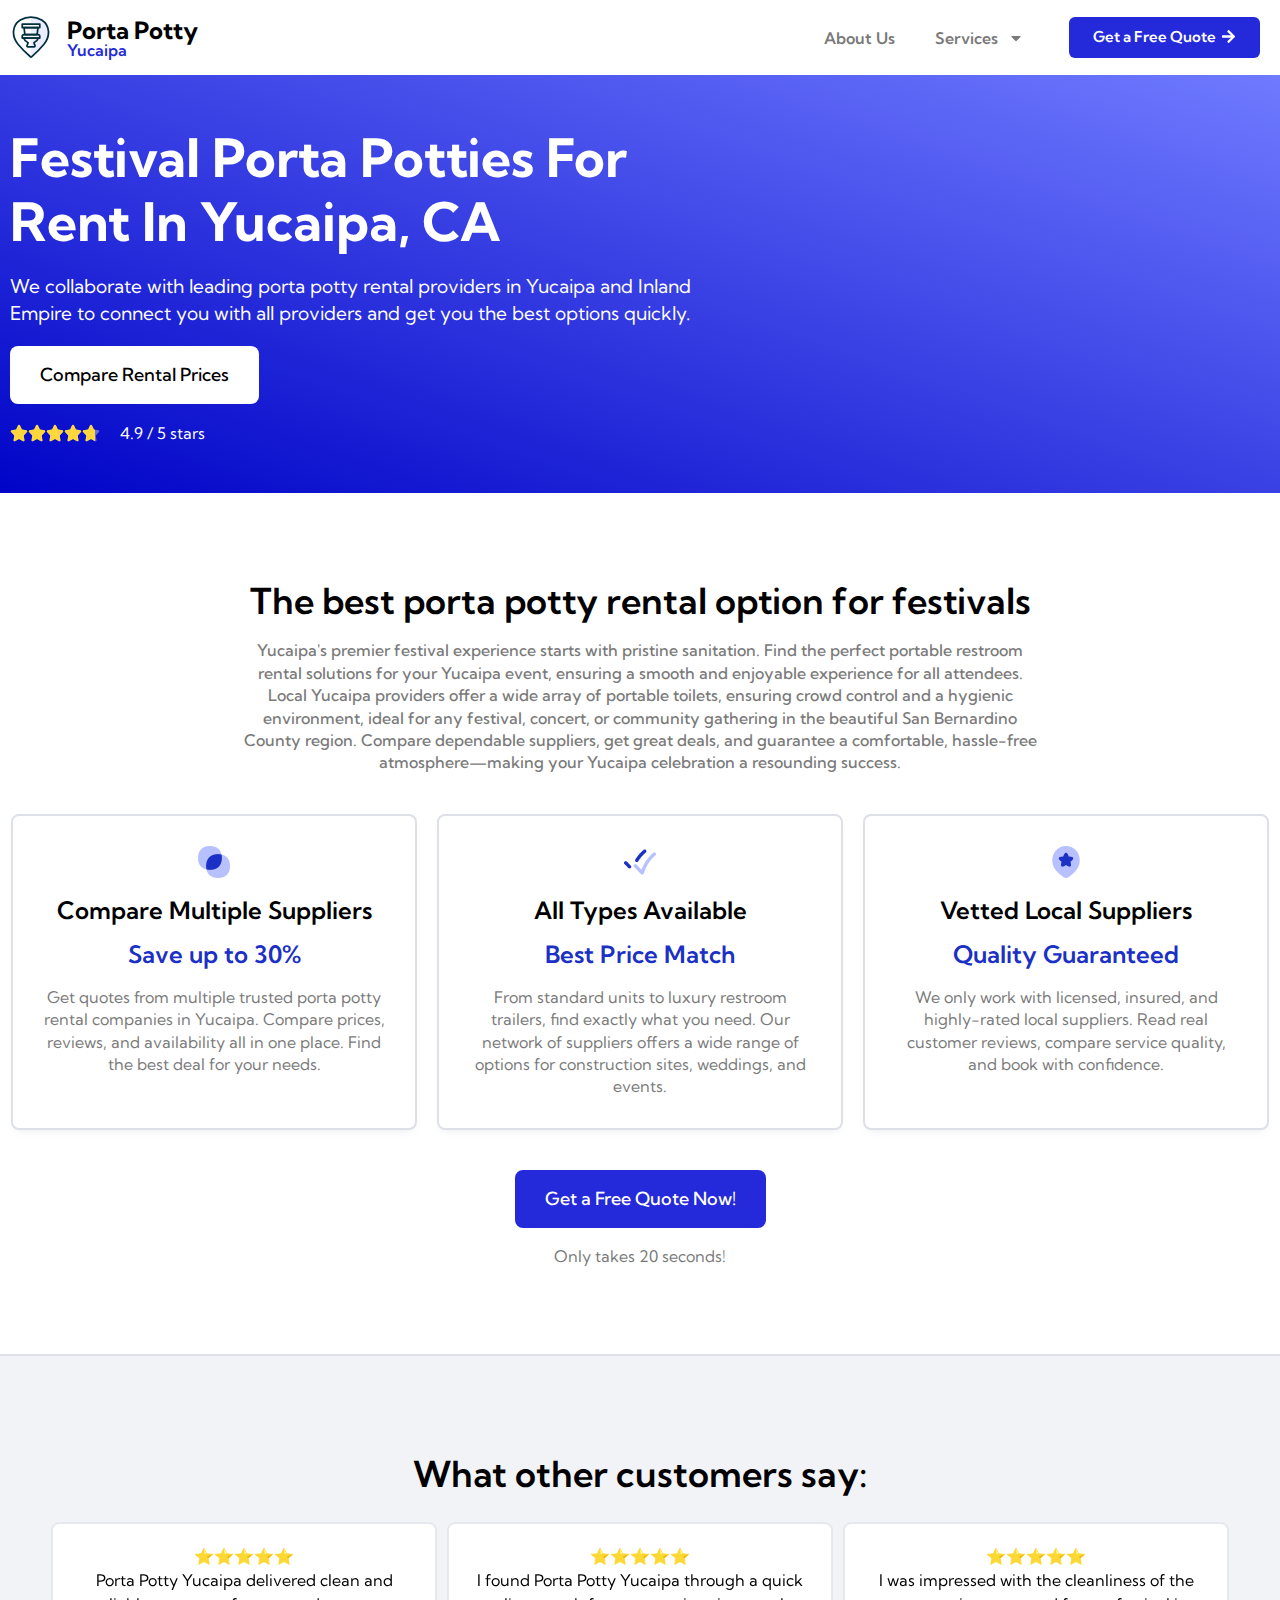
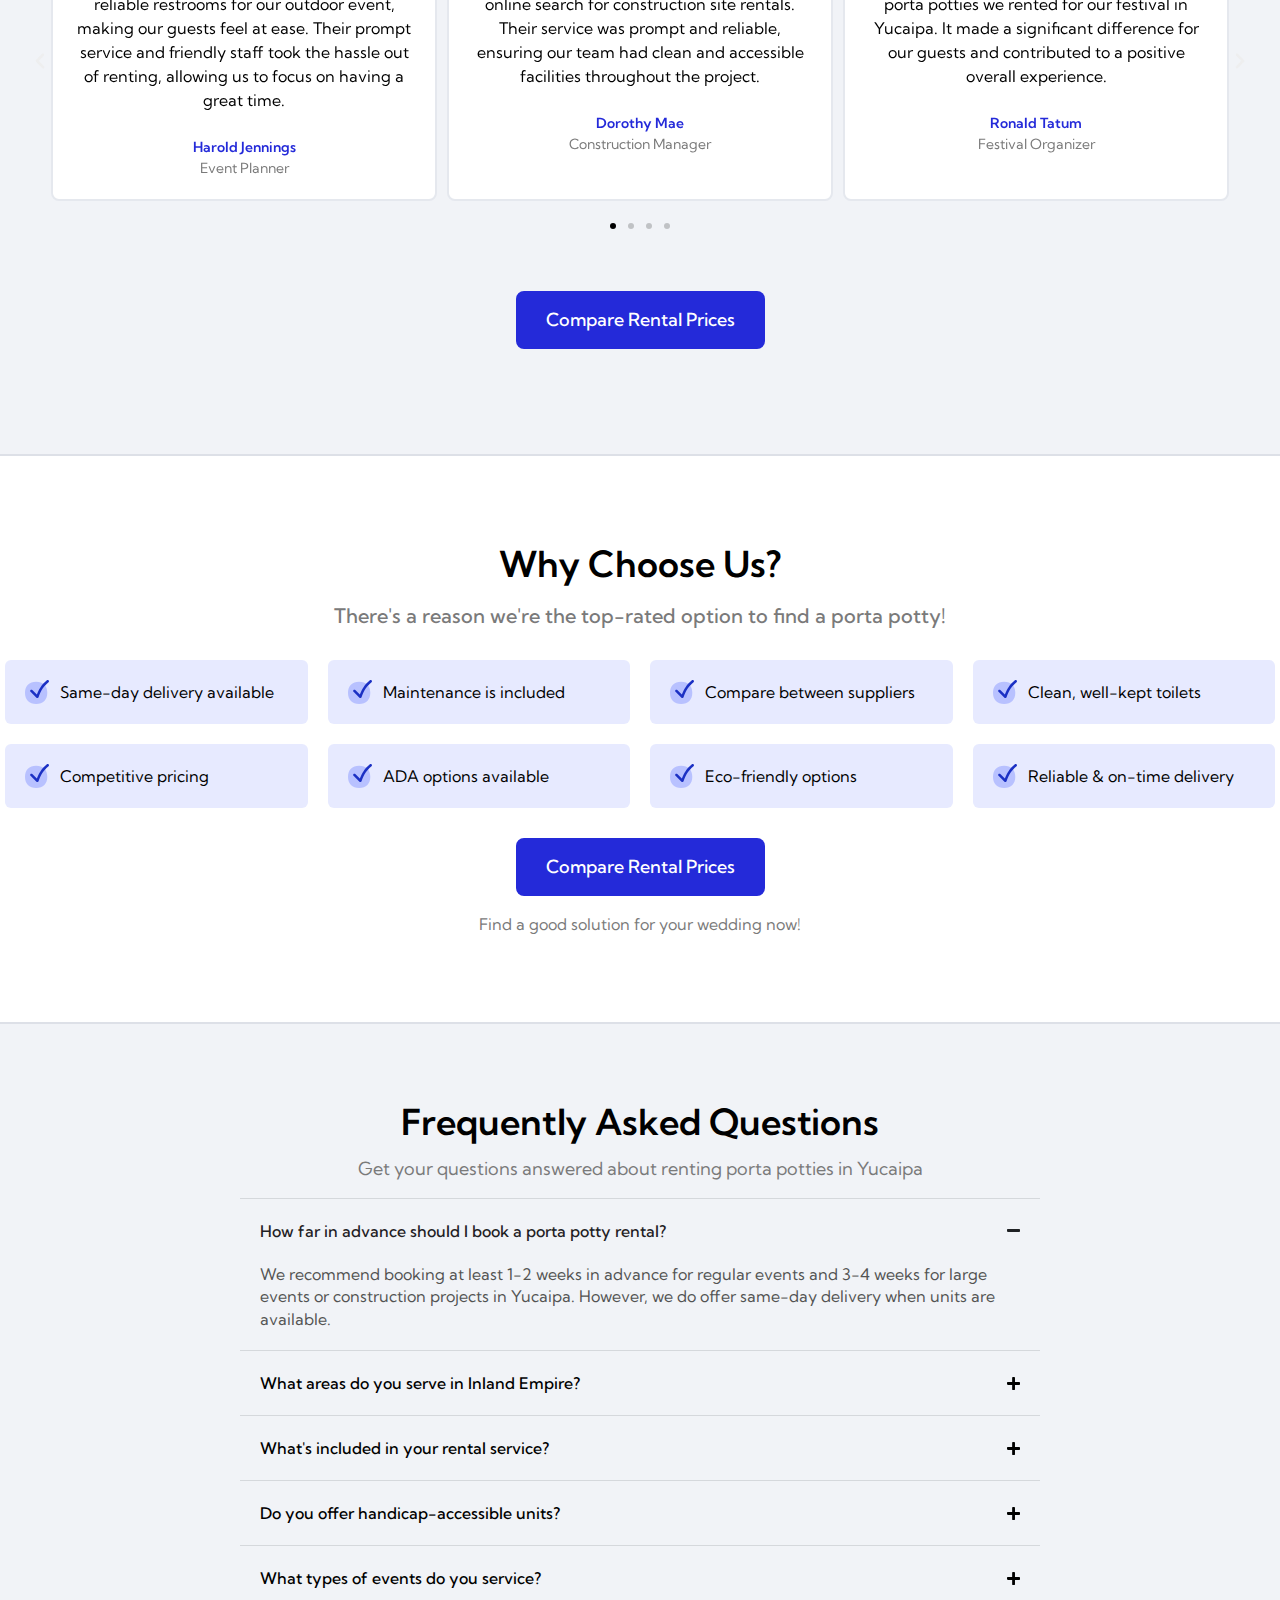
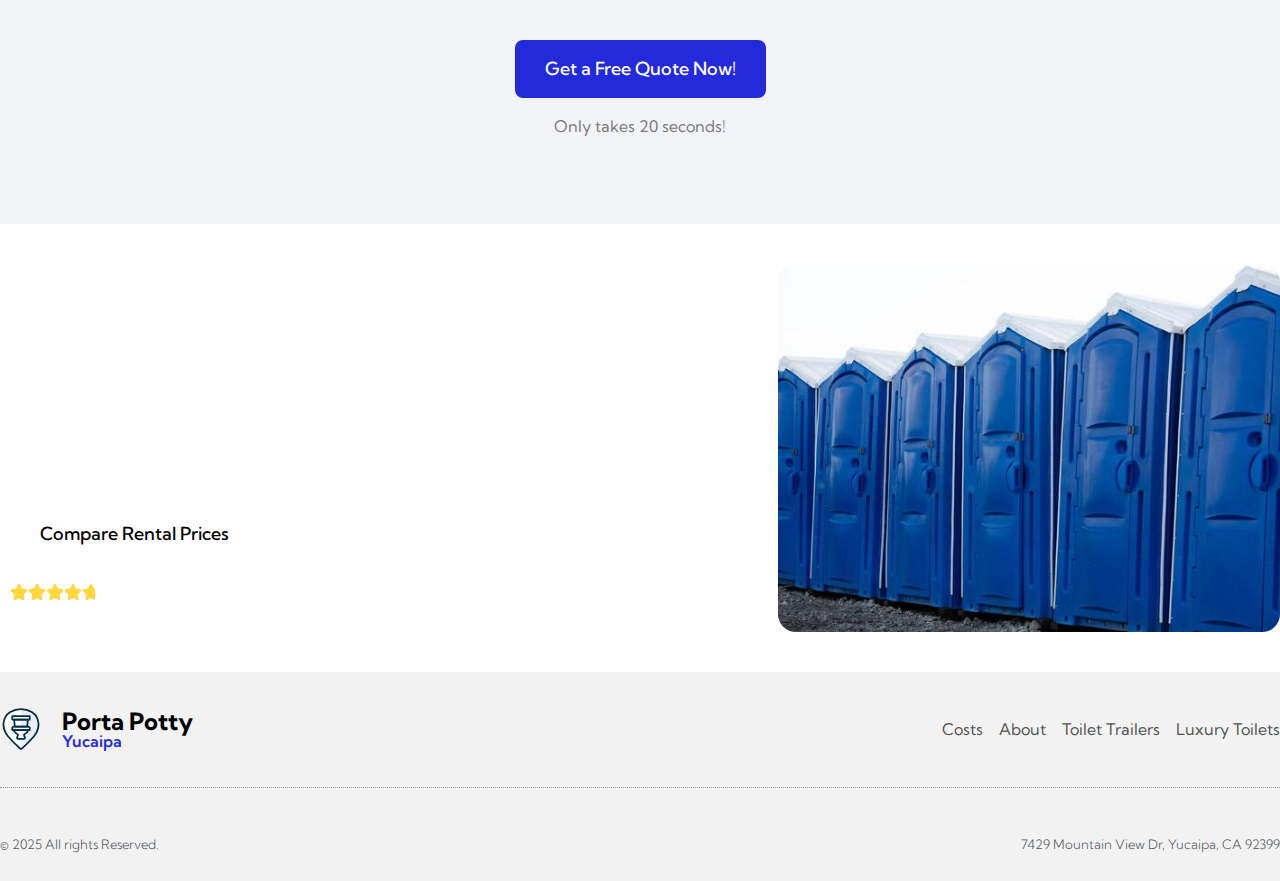
<file: festivals/index.html>
<!DOCTYPE html>
<html lang="en-US" prefix="og: https://ogp.me/ns#">
<head>
	<meta charset="UTF-8">
	<meta name="viewport" content="width=device-width, initial-scale=1">
	<link rel="profile" href="https://gmpg.org/xfn/11">
		<style>img:is([sizes="auto" i], [sizes^="auto," i]) { contain-intrinsic-size: 3000px 1500px }</style>
	
<!-- Search Engine Optimization by Rank Math - https://rankmath.com/ -->
<title>Festival Porta Potties for Rent in Yucaipa</title>
<meta name="description" content="We collaborate with leading porta potty rental providers in and to connect you with all providers and get you the best options quickly.">
<meta name="robots" content="follow, index, max-snippet:-1, max-video-preview:-1, max-image-preview:large">
<meta property="og:locale" content="en_US">
<meta property="og:type" content="article">
<meta property="og:title" content="Festival Porta Potties for Rent in Yucaipa">
<meta property="og:description" content="We collaborate with leading porta potty rental providers in and to connect you with all providers and get you the best options quickly.">
<meta property="og:site_name" content="Porta Potty Yucaipa">
<meta property="og:updated_time" content="2025-01-30T22:35:07+00:00">
<meta property="og:image" content="/wp-content/uploads/2025/01/portapotties.jpeg">
<meta property="og:image:secure_url" content="/wp-content/uploads/2025/01/portapotties.jpeg">
<meta property="og:image:width" content="556">
<meta property="og:image:height" content="407">
<meta property="og:image:alt" content="Festival Porta Potties for Rent in [city]">
<meta property="og:image:type" content="image/jpeg">
<meta name="twitter:card" content="summary_large_image">
<meta name="twitter:title" content="Festival Porta Potties for Rent in Yucaipa">
<meta name="twitter:description" content="We collaborate with leading porta potty rental providers in and to connect you with all providers and get you the best options quickly.">
<meta name="twitter:image" content="/wp-content/uploads/2025/01/portapotties.jpeg">
<meta name="twitter:label1" content="Time to read">
<meta name="twitter:data1" content="3 minutes">
<!-- /Rank Math WordPress SEO plugin -->

<link rel="alternate" type="application/rss+xml" title="Porta Potty Rentals in Yucaipa, CA &raquo; Feed" href="/feed/">
<link rel="alternate" type="application/rss+xml" title="Porta Potty Rentals in Yucaipa, CA &raquo; Comments Feed" href="/comments/feed/">
<script>
window._wpemojiSettings = {"baseUrl":"https:\/\/s.w.org\/images\/core\/emoji\/15.0.3\/72x72\/","ext":".png","svgUrl":"https:\/\/s.w.org\/images\/core\/emoji\/15.0.3\/svg\/","svgExt":".svg","source":{"concatemoji":"\/wp-includes\/js\/wp-emoji-release.min.js?ver=6.7.1"}};
/*! This file is auto-generated */
!function(i,n){var o,s,e;function c(e){try{var t={supportTests:e,timestamp:(new Date).valueOf()};sessionStorage.setItem(o,JSON.stringify(t))}catch(e){}}function p(e,t,n){e.clearRect(0,0,e.canvas.width,e.canvas.height),e.fillText(t,0,0);var t=new Uint32Array(e.getImageData(0,0,e.canvas.width,e.canvas.height).data),r=(e.clearRect(0,0,e.canvas.width,e.canvas.height),e.fillText(n,0,0),new Uint32Array(e.getImageData(0,0,e.canvas.width,e.canvas.height).data));return t.every(function(e,t){return e===r[t]})}function u(e,t,n){switch(t){case"flag":return n(e,"🏳️‍⚧️","🏳️​⚧️")?!1:!n(e,"🇺🇳","🇺​🇳")&&!n(e,"🏴󠁧󠁢󠁥󠁮󠁧󠁿","🏴​󠁧​󠁢​󠁥​󠁮​󠁧​󠁿");case"emoji":return!n(e,"🐦‍⬛","🐦​⬛")}return!1}function f(e,t,n){var r="undefined"!=typeof WorkerGlobalScope&&self instanceof WorkerGlobalScope?new OffscreenCanvas(300,150):i.createElement("canvas"),a=r.getContext("2d",{willReadFrequently:!0}),o=(a.textBaseline="top",a.font="600 32px Arial",{});return e.forEach(function(e){o[e]=t(a,e,n)}),o}function t(e){var t=i.createElement("script");t.src=e,t.defer=!0,i.head.appendChild(t)}"undefined"!=typeof Promise&&(o="wpEmojiSettingsSupports",s=["flag","emoji"],n.supports={everything:!0,everythingExceptFlag:!0},e=new Promise(function(e){i.addEventListener("DOMContentLoaded",e,{once:!0})}),new Promise(function(t){var n=function(){try{var e=JSON.parse(sessionStorage.getItem(o));if("object"==typeof e&&"number"==typeof e.timestamp&&(new Date).valueOf()<e.timestamp+604800&&"object"==typeof e.supportTests)return e.supportTests}catch(e){}return null}();if(!n){if("undefined"!=typeof Worker&&"undefined"!=typeof OffscreenCanvas&&"undefined"!=typeof URL&&URL.createObjectURL&&"undefined"!=typeof Blob)try{var e="postMessage("+f.toString()+"("+[JSON.stringify(s),u.toString(),p.toString()].join(",")+"));",r=new Blob([e],{type:"text/javascript"}),a=new Worker(URL.createObjectURL(r),{name:"wpTestEmojiSupports"});return void(a.onmessage=function(e){c(n=e.data),a.terminate(),t(n)})}catch(e){}c(n=f(s,u,p))}t(n)}).then(function(e){for(var t in e)n.supports[t]=e[t],n.supports.everything=n.supports.everything&&n.supports[t],"flag"!==t&&(n.supports.everythingExceptFlag=n.supports.everythingExceptFlag&&n.supports[t]);n.supports.everythingExceptFlag=n.supports.everythingExceptFlag&&!n.supports.flag,n.DOMReady=!1,n.readyCallback=function(){n.DOMReady=!0}}).then(function(){return e}).then(function(){var e;n.supports.everything||(n.readyCallback(),(e=n.source||{}).concatemoji?t(e.concatemoji):e.wpemoji&&e.twemoji&&(t(e.twemoji),t(e.wpemoji)))}))}((window,document),window._wpemojiSettings);
</script>
<style id="wp-emoji-styles-inline-css">img.wp-smiley, img.emoji {
		display: inline !important;
		border: none !important;
		box-shadow: none !important;
		height: 1em !important;
		width: 1em !important;
		margin: 0 0.07em !important;
		vertical-align: -0.1em !important;
		background: none !important;
		padding: 0 !important;
	}</style>
<style id="rank-math-toc-block-style-inline-css">.wp-block-rank-math-toc-block nav ol{counter-reset:item}.wp-block-rank-math-toc-block nav ol li{display:block}.wp-block-rank-math-toc-block nav ol li:before{content:counters(item, ".") ". ";counter-increment:item}</style>
<style id="rank-math-rich-snippet-style-inline-css">/*!
* Plugin:  Rank Math
* URL: https://rankmath.com/wordpress/plugin/seo-suite/
* Name:  rank-math-review-snippet.css
*/@-webkit-keyframes spin{0%{-webkit-transform:rotate(0deg)}100%{-webkit-transform:rotate(-360deg)}}@keyframes spin{0%{-webkit-transform:rotate(0deg)}100%{-webkit-transform:rotate(-360deg)}}@keyframes bounce{from{-webkit-transform:translateY(0px);transform:translateY(0px)}to{-webkit-transform:translateY(-5px);transform:translateY(-5px)}}@-webkit-keyframes bounce{from{-webkit-transform:translateY(0px);transform:translateY(0px)}to{-webkit-transform:translateY(-5px);transform:translateY(-5px)}}@-webkit-keyframes loading{0%{background-size:20% 50% ,20% 50% ,20% 50%}20%{background-size:20% 20% ,20% 50% ,20% 50%}40%{background-size:20% 100%,20% 20% ,20% 50%}60%{background-size:20% 50% ,20% 100%,20% 20%}80%{background-size:20% 50% ,20% 50% ,20% 100%}100%{background-size:20% 50% ,20% 50% ,20% 50%}}@keyframes loading{0%{background-size:20% 50% ,20% 50% ,20% 50%}20%{background-size:20% 20% ,20% 50% ,20% 50%}40%{background-size:20% 100%,20% 20% ,20% 50%}60%{background-size:20% 50% ,20% 100%,20% 20%}80%{background-size:20% 50% ,20% 50% ,20% 100%}100%{background-size:20% 50% ,20% 50% ,20% 50%}}:root{--rankmath-wp-adminbar-height: 0}#rank-math-rich-snippet-wrapper{overflow:hidden}#rank-math-rich-snippet-wrapper h5.rank-math-title{display:block;font-size:18px;line-height:1.4}#rank-math-rich-snippet-wrapper .rank-math-review-image{float:right;max-width:40%;margin-left:15px}#rank-math-rich-snippet-wrapper .rank-math-review-data{margin-bottom:15px}#rank-math-rich-snippet-wrapper .rank-math-total-wrapper{width:100%;padding:0 0 20px 0;float:left;clear:both;position:relative;-webkit-box-sizing:border-box;box-sizing:border-box}#rank-math-rich-snippet-wrapper .rank-math-total-wrapper .rank-math-total{border:0;display:block;margin:0;width:auto;float:left;text-align:left;padding:0;font-size:24px;line-height:1;font-weight:700;-webkit-box-sizing:border-box;box-sizing:border-box;overflow:hidden}#rank-math-rich-snippet-wrapper .rank-math-total-wrapper .rank-math-review-star{float:left;margin-left:15px;margin-top:5px;position:relative;z-index:99;line-height:1}#rank-math-rich-snippet-wrapper .rank-math-total-wrapper .rank-math-review-star .rank-math-review-result-wrapper{display:inline-block;white-space:nowrap;position:relative;color:#e7e7e7}#rank-math-rich-snippet-wrapper .rank-math-total-wrapper .rank-math-review-star .rank-math-review-result-wrapper .rank-math-review-result{position:absolute;top:0;left:0;overflow:hidden;white-space:nowrap;color:#ffbe01}#rank-math-rich-snippet-wrapper .rank-math-total-wrapper .rank-math-review-star .rank-math-review-result-wrapper i{font-size:18px;-webkit-text-stroke-width:1px;font-style:normal;padding:0 2px;line-height:inherit}#rank-math-rich-snippet-wrapper .rank-math-total-wrapper .rank-math-review-star .rank-math-review-result-wrapper i:before{content:"\2605"}body.rtl #rank-math-rich-snippet-wrapper .rank-math-review-image{float:left;margin-left:0;margin-right:15px}body.rtl #rank-math-rich-snippet-wrapper .rank-math-total-wrapper .rank-math-total{float:right}body.rtl #rank-math-rich-snippet-wrapper .rank-math-total-wrapper .rank-math-review-star{float:right;margin-left:0;margin-right:15px}body.rtl #rank-math-rich-snippet-wrapper .rank-math-total-wrapper .rank-math-review-star .rank-math-review-result{left:auto;right:0}@media screen and (max-width: 480px){#rank-math-rich-snippet-wrapper .rank-math-review-image{display:block;max-width:100%;width:100%;text-align:center;margin-right:0}#rank-math-rich-snippet-wrapper .rank-math-review-data{clear:both}}.clear{clear:both}</style>
<style id="global-styles-inline-css">:root{--wp--preset--aspect-ratio--square: 1;--wp--preset--aspect-ratio--4-3: 4/3;--wp--preset--aspect-ratio--3-4: 3/4;--wp--preset--aspect-ratio--3-2: 3/2;--wp--preset--aspect-ratio--2-3: 2/3;--wp--preset--aspect-ratio--16-9: 16/9;--wp--preset--aspect-ratio--9-16: 9/16;--wp--preset--color--black: #000000;--wp--preset--color--cyan-bluish-gray: #abb8c3;--wp--preset--color--white: #ffffff;--wp--preset--color--pale-pink: #f78da7;--wp--preset--color--vivid-red: #cf2e2e;--wp--preset--color--luminous-vivid-orange: #ff6900;--wp--preset--color--luminous-vivid-amber: #fcb900;--wp--preset--color--light-green-cyan: #7bdcb5;--wp--preset--color--vivid-green-cyan: #00d084;--wp--preset--color--pale-cyan-blue: #8ed1fc;--wp--preset--color--vivid-cyan-blue: #0693e3;--wp--preset--color--vivid-purple: #9b51e0;--wp--preset--gradient--vivid-cyan-blue-to-vivid-purple: linear-gradient(135deg,rgba(6,147,227,1) 0%,rgb(155,81,224) 100%);--wp--preset--gradient--light-green-cyan-to-vivid-green-cyan: linear-gradient(135deg,rgb(122,220,180) 0%,rgb(0,208,130) 100%);--wp--preset--gradient--luminous-vivid-amber-to-luminous-vivid-orange: linear-gradient(135deg,rgba(252,185,0,1) 0%,rgba(255,105,0,1) 100%);--wp--preset--gradient--luminous-vivid-orange-to-vivid-red: linear-gradient(135deg,rgba(255,105,0,1) 0%,rgb(207,46,46) 100%);--wp--preset--gradient--very-light-gray-to-cyan-bluish-gray: linear-gradient(135deg,rgb(238,238,238) 0%,rgb(169,184,195) 100%);--wp--preset--gradient--cool-to-warm-spectrum: linear-gradient(135deg,rgb(74,234,220) 0%,rgb(151,120,209) 20%,rgb(207,42,186) 40%,rgb(238,44,130) 60%,rgb(251,105,98) 80%,rgb(254,248,76) 100%);--wp--preset--gradient--blush-light-purple: linear-gradient(135deg,rgb(255,206,236) 0%,rgb(152,150,240) 100%);--wp--preset--gradient--blush-bordeaux: linear-gradient(135deg,rgb(254,205,165) 0%,rgb(254,45,45) 50%,rgb(107,0,62) 100%);--wp--preset--gradient--luminous-dusk: linear-gradient(135deg,rgb(255,203,112) 0%,rgb(199,81,192) 50%,rgb(65,88,208) 100%);--wp--preset--gradient--pale-ocean: linear-gradient(135deg,rgb(255,245,203) 0%,rgb(182,227,212) 50%,rgb(51,167,181) 100%);--wp--preset--gradient--electric-grass: linear-gradient(135deg,rgb(202,248,128) 0%,rgb(113,206,126) 100%);--wp--preset--gradient--midnight: linear-gradient(135deg,rgb(2,3,129) 0%,rgb(40,116,252) 100%);--wp--preset--font-size--small: 13px;--wp--preset--font-size--medium: 20px;--wp--preset--font-size--large: 36px;--wp--preset--font-size--x-large: 42px;--wp--preset--spacing--20: 0.44rem;--wp--preset--spacing--30: 0.67rem;--wp--preset--spacing--40: 1rem;--wp--preset--spacing--50: 1.5rem;--wp--preset--spacing--60: 2.25rem;--wp--preset--spacing--70: 3.38rem;--wp--preset--spacing--80: 5.06rem;--wp--preset--shadow--natural: 6px 6px 9px rgba(0, 0, 0, 0.2);--wp--preset--shadow--deep: 12px 12px 50px rgba(0, 0, 0, 0.4);--wp--preset--shadow--sharp: 6px 6px 0px rgba(0, 0, 0, 0.2);--wp--preset--shadow--outlined: 6px 6px 0px -3px rgba(255, 255, 255, 1), 6px 6px rgba(0, 0, 0, 1);--wp--preset--shadow--crisp: 6px 6px 0px rgba(0, 0, 0, 1);}:root { --wp--style--global--content-size: 800px;--wp--style--global--wide-size: 1200px; }:where(body) { margin: 0; }.wp-site-blocks > .alignleft { float: left; margin-right: 2em; }.wp-site-blocks > .alignright { float: right; margin-left: 2em; }.wp-site-blocks > .aligncenter { justify-content: center; margin-left: auto; margin-right: auto; }:where(.wp-site-blocks) > * { margin-block-start: 24px; margin-block-end: 0; }:where(.wp-site-blocks) > :first-child { margin-block-start: 0; }:where(.wp-site-blocks) > :last-child { margin-block-end: 0; }:root { --wp--style--block-gap: 24px; }:root :where(.is-layout-flow) > :first-child{margin-block-start: 0;}:root :where(.is-layout-flow) > :last-child{margin-block-end: 0;}:root :where(.is-layout-flow) > *{margin-block-start: 24px;margin-block-end: 0;}:root :where(.is-layout-constrained) > :first-child{margin-block-start: 0;}:root :where(.is-layout-constrained) > :last-child{margin-block-end: 0;}:root :where(.is-layout-constrained) > *{margin-block-start: 24px;margin-block-end: 0;}:root :where(.is-layout-flex){gap: 24px;}:root :where(.is-layout-grid){gap: 24px;}.is-layout-flow > .alignleft{float: left;margin-inline-start: 0;margin-inline-end: 2em;}.is-layout-flow > .alignright{float: right;margin-inline-start: 2em;margin-inline-end: 0;}.is-layout-flow > .aligncenter{margin-left: auto !important;margin-right: auto !important;}.is-layout-constrained > .alignleft{float: left;margin-inline-start: 0;margin-inline-end: 2em;}.is-layout-constrained > .alignright{float: right;margin-inline-start: 2em;margin-inline-end: 0;}.is-layout-constrained > .aligncenter{margin-left: auto !important;margin-right: auto !important;}.is-layout-constrained > :where(:not(.alignleft):not(.alignright):not(.alignfull)){max-width: var(--wp--style--global--content-size);margin-left: auto !important;margin-right: auto !important;}.is-layout-constrained > .alignwide{max-width: var(--wp--style--global--wide-size);}body .is-layout-flex{display: flex;}.is-layout-flex{flex-wrap: wrap;align-items: center;}.is-layout-flex > :is(*, div){margin: 0;}body .is-layout-grid{display: grid;}.is-layout-grid > :is(*, div){margin: 0;}body{padding-top: 0px;padding-right: 0px;padding-bottom: 0px;padding-left: 0px;}a:where(:not(.wp-element-button)){text-decoration: underline;}:root :where(.wp-element-button, .wp-block-button__link){background-color: #32373c;border-width: 0;color: #fff;font-family: inherit;font-size: inherit;line-height: inherit;padding: calc(0.667em + 2px) calc(1.333em + 2px);text-decoration: none;}.has-black-color{color: var(--wp--preset--color--black) !important;}.has-cyan-bluish-gray-color{color: var(--wp--preset--color--cyan-bluish-gray) !important;}.has-white-color{color: var(--wp--preset--color--white) !important;}.has-pale-pink-color{color: var(--wp--preset--color--pale-pink) !important;}.has-vivid-red-color{color: var(--wp--preset--color--vivid-red) !important;}.has-luminous-vivid-orange-color{color: var(--wp--preset--color--luminous-vivid-orange) !important;}.has-luminous-vivid-amber-color{color: var(--wp--preset--color--luminous-vivid-amber) !important;}.has-light-green-cyan-color{color: var(--wp--preset--color--light-green-cyan) !important;}.has-vivid-green-cyan-color{color: var(--wp--preset--color--vivid-green-cyan) !important;}.has-pale-cyan-blue-color{color: var(--wp--preset--color--pale-cyan-blue) !important;}.has-vivid-cyan-blue-color{color: var(--wp--preset--color--vivid-cyan-blue) !important;}.has-vivid-purple-color{color: var(--wp--preset--color--vivid-purple) !important;}.has-black-background-color{background-color: var(--wp--preset--color--black) !important;}.has-cyan-bluish-gray-background-color{background-color: var(--wp--preset--color--cyan-bluish-gray) !important;}.has-white-background-color{background-color: var(--wp--preset--color--white) !important;}.has-pale-pink-background-color{background-color: var(--wp--preset--color--pale-pink) !important;}.has-vivid-red-background-color{background-color: var(--wp--preset--color--vivid-red) !important;}.has-luminous-vivid-orange-background-color{background-color: var(--wp--preset--color--luminous-vivid-orange) !important;}.has-luminous-vivid-amber-background-color{background-color: var(--wp--preset--color--luminous-vivid-amber) !important;}.has-light-green-cyan-background-color{background-color: var(--wp--preset--color--light-green-cyan) !important;}.has-vivid-green-cyan-background-color{background-color: var(--wp--preset--color--vivid-green-cyan) !important;}.has-pale-cyan-blue-background-color{background-color: var(--wp--preset--color--pale-cyan-blue) !important;}.has-vivid-cyan-blue-background-color{background-color: var(--wp--preset--color--vivid-cyan-blue) !important;}.has-vivid-purple-background-color{background-color: var(--wp--preset--color--vivid-purple) !important;}.has-black-border-color{border-color: var(--wp--preset--color--black) !important;}.has-cyan-bluish-gray-border-color{border-color: var(--wp--preset--color--cyan-bluish-gray) !important;}.has-white-border-color{border-color: var(--wp--preset--color--white) !important;}.has-pale-pink-border-color{border-color: var(--wp--preset--color--pale-pink) !important;}.has-vivid-red-border-color{border-color: var(--wp--preset--color--vivid-red) !important;}.has-luminous-vivid-orange-border-color{border-color: var(--wp--preset--color--luminous-vivid-orange) !important;}.has-luminous-vivid-amber-border-color{border-color: var(--wp--preset--color--luminous-vivid-amber) !important;}.has-light-green-cyan-border-color{border-color: var(--wp--preset--color--light-green-cyan) !important;}.has-vivid-green-cyan-border-color{border-color: var(--wp--preset--color--vivid-green-cyan) !important;}.has-pale-cyan-blue-border-color{border-color: var(--wp--preset--color--pale-cyan-blue) !important;}.has-vivid-cyan-blue-border-color{border-color: var(--wp--preset--color--vivid-cyan-blue) !important;}.has-vivid-purple-border-color{border-color: var(--wp--preset--color--vivid-purple) !important;}.has-vivid-cyan-blue-to-vivid-purple-gradient-background{background: var(--wp--preset--gradient--vivid-cyan-blue-to-vivid-purple) !important;}.has-light-green-cyan-to-vivid-green-cyan-gradient-background{background: var(--wp--preset--gradient--light-green-cyan-to-vivid-green-cyan) !important;}.has-luminous-vivid-amber-to-luminous-vivid-orange-gradient-background{background: var(--wp--preset--gradient--luminous-vivid-amber-to-luminous-vivid-orange) !important;}.has-luminous-vivid-orange-to-vivid-red-gradient-background{background: var(--wp--preset--gradient--luminous-vivid-orange-to-vivid-red) !important;}.has-very-light-gray-to-cyan-bluish-gray-gradient-background{background: var(--wp--preset--gradient--very-light-gray-to-cyan-bluish-gray) !important;}.has-cool-to-warm-spectrum-gradient-background{background: var(--wp--preset--gradient--cool-to-warm-spectrum) !important;}.has-blush-light-purple-gradient-background{background: var(--wp--preset--gradient--blush-light-purple) !important;}.has-blush-bordeaux-gradient-background{background: var(--wp--preset--gradient--blush-bordeaux) !important;}.has-luminous-dusk-gradient-background{background: var(--wp--preset--gradient--luminous-dusk) !important;}.has-pale-ocean-gradient-background{background: var(--wp--preset--gradient--pale-ocean) !important;}.has-electric-grass-gradient-background{background: var(--wp--preset--gradient--electric-grass) !important;}.has-midnight-gradient-background{background: var(--wp--preset--gradient--midnight) !important;}.has-small-font-size{font-size: var(--wp--preset--font-size--small) !important;}.has-medium-font-size{font-size: var(--wp--preset--font-size--medium) !important;}.has-large-font-size{font-size: var(--wp--preset--font-size--large) !important;}.has-x-large-font-size{font-size: var(--wp--preset--font-size--x-large) !important;}
:root :where(.wp-block-pullquote){font-size: 1.5em;line-height: 1.6;}</style>
<link rel="stylesheet" id="hello-elementor-css" href="/wp-content/themes/hello-elementor/style.min.css?ver=3.2.1" media="all">
<link rel="stylesheet" id="hello-elementor-theme-style-css" href="/wp-content/themes/hello-elementor/theme.min.css?ver=3.2.1" media="all">
<link rel="stylesheet" id="hello-elementor-header-footer-css" href="/wp-content/themes/hello-elementor/header-footer.min.css?ver=3.2.1" media="all">
<link rel="stylesheet" id="elementor-frontend-css" href="/wp-content/plugins/elementor/assets/css/frontend.min.css?ver=3.26.5" media="all">
<link rel="stylesheet" id="elementor-post-7-css" href="/wp-content/uploads/elementor/css/post-7.css?ver=1738264329" media="all">
<link rel="stylesheet" id="widget-heading-css" href="/wp-content/plugins/elementor/assets/css/widget-heading.min.css?ver=3.26.5" media="all">
<link rel="stylesheet" id="widget-nav-menu-css" href="/wp-content/plugins/elementor-pro/assets/css/widget-nav-menu.min.css?ver=3.26.3" media="all">
<link rel="stylesheet" id="widget-icon-list-css" href="/wp-content/plugins/elementor/assets/css/widget-icon-list.min.css?ver=3.26.5" media="all">
<link rel="stylesheet" id="widget-rating-css" href="/wp-content/plugins/elementor/assets/css/widget-rating.min.css?ver=3.26.5" media="all">
<link rel="stylesheet" id="widget-image-css" href="/wp-content/plugins/elementor/assets/css/widget-image.min.css?ver=3.26.5" media="all">
<link rel="stylesheet" id="swiper-css" href="/wp-content/plugins/elementor/assets/lib/swiper/v8/css/swiper.min.css?ver=8.4.5" media="all">
<link rel="stylesheet" id="e-swiper-css" href="/wp-content/plugins/elementor/assets/css/conditionals/e-swiper.min.css?ver=3.26.5" media="all">
<link rel="stylesheet" id="widget-testimonial-carousel-css" href="/wp-content/plugins/elementor-pro/assets/css/widget-testimonial-carousel.min.css?ver=3.26.3" media="all">
<link rel="stylesheet" id="widget-carousel-module-base-css" href="/wp-content/plugins/elementor-pro/assets/css/widget-carousel-module-base.min.css?ver=3.26.3" media="all">
<link rel="stylesheet" id="widget-nested-accordion-css" href="/wp-content/plugins/elementor/assets/css/widget-nested-accordion.min.css?ver=3.26.5" media="all">
<link rel="stylesheet" id="elementor-post-160-css" href="/wp-content/uploads/elementor/css/post-160.css?ver=1738276538" media="all">
<link rel="stylesheet" id="elementor-post-30-css" href="/wp-content/uploads/elementor/css/post-30.css?ver=1738264329" media="all">
<link rel="stylesheet" id="elementor-post-296-css" href="/wp-content/uploads/elementor/css/post-296.css?ver=1738264329" media="all">
<link rel="stylesheet" id="google-fonts-1-css" href="https://fonts.googleapis.com/css?family=Kumbh+Sans%3A100%2C100italic%2C200%2C200italic%2C300%2C300italic%2C400%2C400italic%2C500%2C500italic%2C600%2C600italic%2C700%2C700italic%2C800%2C800italic%2C900%2C900italic&#038;display=swap&#038;ver=6.7.1" media="all">
<link rel="preconnect" href="https://fonts.gstatic.com/" crossorigin>
<script id="breeze-prefetch-js-extra">var breeze_prefetch = {"local_url":"","ignore_remote_prefetch":"1","ignore_list":["wp-admin","wp-login.php"]};</script>
<script src="/wp-content/plugins/breeze/assets/js/js-front-end/breeze-prefetch-links.min.js?ver=2.2.1" id="breeze-prefetch-js"></script>
<script src="/wp-includes/js/jquery/jquery.min.js?ver=3.7.1" id="jquery-core-js"></script>
<script src="/wp-includes/js/jquery/jquery-migrate.min.js?ver=3.4.1" id="jquery-migrate-js"></script>
<link rel="https://api.w.org/" href="/wp-json/">
<link rel="alternate" title="JSON" type="application/json" href="/wp-json/wp/v2/pages/160">
<link rel="EditURI" type="application/rsd+xml" title="RSD" href="/xmlrpc.php?rsd">
<meta name="generator" content="WordPress 6.7.1">
<link rel="shortlink" href="/?p=160">
<link rel="alternate" title="oEmbed (JSON)" type="application/json+oembed" href="/wp-json/oembed/1.0/embed?url=https%3A%2F%2F%2Ffestivals%2F">
<link rel="alternate" title="oEmbed (XML)" type="text/xml+oembed" href="/wp-json/oembed/1.0/embed?url=https%3A%2F%2F%2Ffestivals%2F#038;format=xml">
<script async defer src="https://app.visitortracking.com/assets/js/tracer.js"></script>
<script>function init_tracer() { 
   var tracer = new Tracer({  
   websiteId : "fb5f4196-71fc-4065-b823-f34758675cf7",  
   async : true, 
   debug : false }); 
 }</script>
<style>/* CSS added by Hide Metadata Plugin */

.entry-meta .byline:before,
			.entry-header .entry-meta span.byline:before,
			.entry-meta .byline:after,
			.entry-header .entry-meta span.byline:after,
			.single .byline, .group-blog .byline,
			.entry-meta .byline,
			.entry-header .entry-meta > span.byline,
			.entry-meta .author.vcard  {
				content: '';
				display: none;
				margin: 0;
			}</style>
<meta name="generator" content="Elementor 3.26.5; features: e_font_icon_svg, additional_custom_breakpoints, e_element_cache; settings: css_print_method-external, google_font-enabled, font_display-swap">
			<style>.e-con.e-parent:nth-of-type(n+4):not(.e-lazyloaded):not(.e-no-lazyload),
				.e-con.e-parent:nth-of-type(n+4):not(.e-lazyloaded):not(.e-no-lazyload) * {
					background-image: none !important;
				}
				@media screen and (max-height: 1024px) {
					.e-con.e-parent:nth-of-type(n+3):not(.e-lazyloaded):not(.e-no-lazyload),
					.e-con.e-parent:nth-of-type(n+3):not(.e-lazyloaded):not(.e-no-lazyload) * {
						background-image: none !important;
					}
				}
				@media screen and (max-height: 640px) {
					.e-con.e-parent:nth-of-type(n+2):not(.e-lazyloaded):not(.e-no-lazyload),
					.e-con.e-parent:nth-of-type(n+2):not(.e-lazyloaded):not(.e-no-lazyload) * {
						background-image: none !important;
					}
				}</style>
			<link rel="icon" href="/wp-content/uploads/2025/01/Style-Three-Pin-Toilet-Streamline-Ultimate.svg" sizes="32x32">
<link rel="icon" href="/wp-content/uploads/2025/01/Style-Three-Pin-Toilet-Streamline-Ultimate.svg" sizes="192x192">
<link rel="apple-touch-icon" href="/wp-content/uploads/2025/01/Style-Three-Pin-Toilet-Streamline-Ultimate.svg">
<meta name="msapplication-TileImage" content="/wp-content/uploads/2025/01/Style-Three-Pin-Toilet-Streamline-Ultimate.svg">
</head>
<body class="page-template page-template-elementor_header_footer page page-id-160 wp-embed-responsive elementor-default elementor-template-full-width elementor-kit-7 elementor-page elementor-page-160">


<a class="skip-link screen-reader-text" href="#content">Skip to content</a>

		<div data-elementor-type="header" data-elementor-id="30" class="elementor elementor-30 elementor-location-header" data-elementor-post-type="elementor_library">
			<div class="elementor-element elementor-element-f73ef7e e-flex e-con-boxed e-con e-parent" data-id="f73ef7e" data-element_type="container">
					<div class="e-con-inner">
				<div class="elementor-element elementor-element-a63eb3f elementor-view-default elementor-widget elementor-widget-icon" data-id="a63eb3f" data-element_type="widget" data-widget_type="icon.default">
				<div class="elementor-widget-container">
							<div class="elementor-icon-wrapper">
			<a class="elementor-icon" href="/">
			<svg xmlns="http://www.w3.org/2000/svg" viewbox="0 0 24 24" id="Style-Three-Pin-Toilet--Streamline-Ultimate" height="24" width="24"><desc>Style Three Pin Toilet Streamline Icon: https://streamlinehq.com</desc><defs></defs><title>style-three-pin-toilet</title>
<path d="M12 0.574a11.38 11.38 0 0 1 6.112 1.77c4.75 3.011 5.1 9.23 1.315 13.777a59.3 59.3 0 0 1 -7.106 7.188 0.5 0.5 0 0 1 -0.642 0 59.333 59.333 0 0 1 -7.106 -7.189C0.789 11.574 1.138 5.355 5.888 2.344A11.38 11.38 0 0 1 12 0.574Z" fill="#ecedff" stroke-width="1"></path><path d="M12 0.574a11.38 11.38 0 0 0 -6.112 1.77c-4.75 3.011 -5.1 9.23 -1.315 13.777a59.333 59.333 0 0 0 7.106 7.189 0.5 0.5 0 0 0 0.321 0.116Z" fill="#ffffff" stroke-width="1"></path><path d="M12 0.574a11.38 11.38 0 0 1 6.112 1.77c4.75 3.011 5.1 9.23 1.315 13.777a59.333 59.333 0 0 1 -7.106 7.189 0.5 0.5 0 0 1 -0.642 0 59.3 59.3 0 0 1 -7.106 -7.188C0.789 11.574 1.138 5.355 5.888 2.344A11.38 11.38 0 0 1 12 0.574Z" stroke="#00303e" stroke-linecap="round" stroke-linejoin="round" fill="none" stroke-width="1"></path><path d="M7.756 12.575a4.514 4.514 0 0 0 2.574 2.679l-0.591 1.652a0.5 0.5 0 0 0 0.471 0.669h3.58a0.5 0.5 0 0 0 0.471 -0.669l-0.591 -1.652a4.514 4.514 0 0 0 2.574 -2.679Z" fill="#ecedff" stroke-width="1"></path><path d="m16 6.575 -0.5 4 -7 0 -0.5 -4 8 0z" fill="#ecedff" stroke-width="1"></path><path d="m12 6.575 -4 0 0.5 4 3.5 0 0 -4z" fill="#ffffff" stroke-width="1"></path><path d="M12 12.575H7.756a4.514 4.514 0 0 0 2.574 2.679l-0.591 1.652a0.5 0.5 0 0 0 0.471 0.669H12Z" fill="#ffffff" stroke-width="1"></path><path d="M7 4.575h10v2H7Z" stroke="#00303e" stroke-linecap="round" stroke-linejoin="round" fill="#ffffff" stroke-width="1"></path><path d="M17 12.575H7v-1a1 1 0 0 1 1 -1h8a1 1 0 0 1 1 1Z" stroke="#00303e" stroke-linecap="round" stroke-linejoin="round" fill="#ffffff" stroke-width="1"></path><path d="m16 6.575 -0.5 4 -7 0 -0.5 -4 8 0z" stroke="#00303e" stroke-linecap="round" stroke-linejoin="round" fill="none" stroke-width="1"></path><path d="M7.756 12.575a4.514 4.514 0 0 0 2.574 2.679l-0.591 1.652a0.5 0.5 0 0 0 0.471 0.669h3.58a0.5 0.5 0 0 0 0.471 -0.669l-0.591 -1.652a4.514 4.514 0 0 0 2.574 -2.679Z" stroke="#00303e" stroke-linecap="round" stroke-linejoin="round" fill="none" stroke-width="1"></path></svg>			</a>
		</div>
						</div>
				</div>
		<div class="elementor-element elementor-element-ba65266 e-con-full e-flex e-con e-child" data-id="ba65266" data-element_type="container">
				<div class="elementor-element elementor-element-674d6a9 elementor-widget elementor-widget-heading" data-id="674d6a9" data-element_type="widget" data-widget_type="heading.default">
				<div class="elementor-widget-container">
					<h2 class="elementor-heading-title elementor-size-default"><a href="/">Porta Potty</a></h2>				</div>
				</div>
				<div class="elementor-element elementor-element-1249a41 elementor-widget elementor-widget-heading" data-id="1249a41" data-element_type="widget" data-widget_type="heading.default">
				<div class="elementor-widget-container">
					<h2 class="elementor-heading-title elementor-size-default"><a href="/">Yucaipa</a></h2>				</div>
				</div>
				</div>
				<div class="elementor-element elementor-element-3896754 elementor-nav-menu__align-end elementor-nav-menu--stretch elementor-widget-mobile__width-initial elementor-nav-menu--dropdown-tablet elementor-nav-menu__text-align-aside elementor-nav-menu--toggle elementor-nav-menu--burger elementor-widget elementor-widget-nav-menu" data-id="3896754" data-element_type="widget" data-settings="{&quot;full_width&quot;:&quot;stretch&quot;,&quot;layout&quot;:&quot;horizontal&quot;,&quot;submenu_icon&quot;:{&quot;value&quot;:&quot;&lt;svg class=\&quot;e-font-icon-svg e-fas-caret-down\&quot; viewBox=\&quot;0 0 320 512\&quot; xmlns=\&quot;http:\/\/www.w3.org\/2000\/svg\&quot;&gt;&lt;path d=\&quot;M31.3 192h257.3c17.8 0 26.7 21.5 14.1 34.1L174.1 354.8c-7.8 7.8-20.5 7.8-28.3 0L17.2 226.1C4.6 213.5 13.5 192 31.3 192z\&quot;&gt;&lt;\/path&gt;&lt;\/svg&gt;&quot;,&quot;library&quot;:&quot;fa-solid&quot;},&quot;toggle&quot;:&quot;burger&quot;}" data-widget_type="nav-menu.default">
				<div class="elementor-widget-container">
								<nav aria-label="Menu" class="elementor-nav-menu--main elementor-nav-menu__container elementor-nav-menu--layout-horizontal e--pointer-underline e--animation-fade">
				<ul id="menu-1-3896754" class="elementor-nav-menu">
<li class="menu-item menu-item-type-post_type menu-item-object-page menu-item-283"><a href="/about-us/" class="elementor-item">About Us</a></li>
<li class="menu-item menu-item-type-custom menu-item-object-custom current-menu-ancestor current-menu-parent menu-item-has-children menu-item-284">
<a href="#" class="elementor-item elementor-item-anchor">Services</a>
<ul class="sub-menu elementor-nav-menu--dropdown">
	<li class="menu-item menu-item-type-post_type menu-item-object-page menu-item-277"><a href="/luxury-toilets/" class="elementor-sub-item">Luxury Toilets</a></li>
	<li class="menu-item menu-item-type-post_type menu-item-object-page menu-item-278"><a href="/toilet-trailers/" class="elementor-sub-item">Toilet Trailers</a></li>
	<li class="menu-item menu-item-type-post_type menu-item-object-page current-menu-item page_item page-item-160 current_page_item menu-item-279"><a href="/festivals/" aria-current="page" class="elementor-sub-item elementor-item-active">For Festivals</a></li>
	<li class="menu-item menu-item-type-post_type menu-item-object-page menu-item-280"><a href="/construction/" class="elementor-sub-item">For Construction Sites</a></li>
	<li class="menu-item menu-item-type-post_type menu-item-object-page menu-item-281"><a href="/events/" class="elementor-sub-item">For Events</a></li>
	<li class="menu-item menu-item-type-post_type menu-item-object-page menu-item-282"><a href="/weddings/" class="elementor-sub-item">For Weddings</a></li>
</ul>
</li>
</ul>			</nav>
					<div class="elementor-menu-toggle" role="button" tabindex="0" aria-label="Menu Toggle" aria-expanded="false">
			<svg aria-hidden="true" role="presentation" class="elementor-menu-toggle__icon--open e-font-icon-svg e-eicon-menu-bar" viewbox="0 0 1000 1000" xmlns="http://www.w3.org/2000/svg"><path d="M104 333H896C929 333 958 304 958 271S929 208 896 208H104C71 208 42 237 42 271S71 333 104 333ZM104 583H896C929 583 958 554 958 521S929 458 896 458H104C71 458 42 487 42 521S71 583 104 583ZM104 833H896C929 833 958 804 958 771S929 708 896 708H104C71 708 42 737 42 771S71 833 104 833Z"></path></svg><svg aria-hidden="true" role="presentation" class="elementor-menu-toggle__icon--close e-font-icon-svg e-eicon-close" viewbox="0 0 1000 1000" xmlns="http://www.w3.org/2000/svg"><path d="M742 167L500 408 258 167C246 154 233 150 217 150 196 150 179 158 167 167 154 179 150 196 150 212 150 229 154 242 171 254L408 500 167 742C138 771 138 800 167 829 196 858 225 858 254 829L496 587 738 829C750 842 767 846 783 846 800 846 817 842 829 829 842 817 846 804 846 783 846 767 842 750 829 737L588 500 833 258C863 229 863 200 833 171 804 137 775 137 742 167Z"></path></svg>		</div>
					<nav class="elementor-nav-menu--dropdown elementor-nav-menu__container" aria-hidden="true">
				<ul id="menu-2-3896754" class="elementor-nav-menu">
<li class="menu-item menu-item-type-post_type menu-item-object-page menu-item-283"><a href="/about-us/" class="elementor-item" tabindex="-1">About Us</a></li>
<li class="menu-item menu-item-type-custom menu-item-object-custom current-menu-ancestor current-menu-parent menu-item-has-children menu-item-284">
<a href="#" class="elementor-item elementor-item-anchor" tabindex="-1">Services</a>
<ul class="sub-menu elementor-nav-menu--dropdown">
	<li class="menu-item menu-item-type-post_type menu-item-object-page menu-item-277"><a href="/luxury-toilets/" class="elementor-sub-item" tabindex="-1">Luxury Toilets</a></li>
	<li class="menu-item menu-item-type-post_type menu-item-object-page menu-item-278"><a href="/toilet-trailers/" class="elementor-sub-item" tabindex="-1">Toilet Trailers</a></li>
	<li class="menu-item menu-item-type-post_type menu-item-object-page current-menu-item page_item page-item-160 current_page_item menu-item-279"><a href="/festivals/" aria-current="page" class="elementor-sub-item elementor-item-active" tabindex="-1">For Festivals</a></li>
	<li class="menu-item menu-item-type-post_type menu-item-object-page menu-item-280"><a href="/construction/" class="elementor-sub-item" tabindex="-1">For Construction Sites</a></li>
	<li class="menu-item menu-item-type-post_type menu-item-object-page menu-item-281"><a href="/events/" class="elementor-sub-item" tabindex="-1">For Events</a></li>
	<li class="menu-item menu-item-type-post_type menu-item-object-page menu-item-282"><a href="/weddings/" class="elementor-sub-item" tabindex="-1">For Weddings</a></li>
</ul>
</li>
</ul>			</nav>
						</div>
				</div>
				<div class="elementor-element elementor-element-b2e0b07 elementor-hidden-mobile elementor-widget elementor-widget-button" data-id="b2e0b07" data-element_type="widget" data-widget_type="button.default">
				<div class="elementor-widget-container">
									<div class="elementor-button-wrapper">
					<a class="elementor-button elementor-button-link elementor-size-sm" href="/quote/">
						<span class="elementor-button-content-wrapper">
						<span class="elementor-button-icon">
				<svg aria-hidden="true" class="e-font-icon-svg e-fas-arrow-right" viewbox="0 0 448 512" xmlns="http://www.w3.org/2000/svg"><path d="M190.5 66.9l22.2-22.2c9.4-9.4 24.6-9.4 33.9 0L441 239c9.4 9.4 9.4 24.6 0 33.9L246.6 467.3c-9.4 9.4-24.6 9.4-33.9 0l-22.2-22.2c-9.5-9.5-9.3-25 .4-34.3L311.4 296H24c-13.3 0-24-10.7-24-24v-32c0-13.3 10.7-24 24-24h287.4L190.9 101.2c-9.8-9.3-10-24.8-.4-34.3z"></path></svg>			</span>
									<span class="elementor-button-text">Get a Free Quote</span>
					</span>
					</a>
				</div>
								</div>
				</div>
					</div>
				</div>
				</div>
				<div data-elementor-type="wp-page" data-elementor-id="160" class="elementor elementor-160" data-elementor-post-type="page">
				<div class="elementor-element elementor-element-188712e e-flex e-con-boxed e-con e-parent" data-id="188712e" data-element_type="container" data-settings="{&quot;background_background&quot;:&quot;gradient&quot;}">
					<div class="e-con-inner">
		<div class="elementor-element elementor-element-b4b3d1d e-con-full e-flex e-con e-child" data-id="b4b3d1d" data-element_type="container">
				<div class="elementor-element elementor-element-9129fa7 elementor-widget elementor-widget-heading" data-id="9129fa7" data-element_type="widget" data-widget_type="heading.default">
				<div class="elementor-widget-container">
					<h1 class="elementor-heading-title elementor-size-default">Festival Porta Potties for rent in Yucaipa, CA</h1>				</div>
				</div>
				<div class="elementor-element elementor-element-583156f elementor-widget elementor-widget-heading" data-id="583156f" data-element_type="widget" data-widget_type="heading.default">
				<div class="elementor-widget-container">
					<p class="elementor-heading-title elementor-size-default">We collaborate with leading porta potty rental providers in Yucaipa and Inland Empire to connect you with all providers and get you the best options quickly.</p>				</div>
				</div>
		<div class="elementor-element elementor-element-aab7a4c e-con-full e-flex e-con e-child" data-id="aab7a4c" data-element_type="container">
				<div class="elementor-element elementor-element-1eb129d elementor-align-left elementor-widget elementor-widget-button" data-id="1eb129d" data-element_type="widget" data-widget_type="button.default">
				<div class="elementor-widget-container">
									<div class="elementor-button-wrapper">
					<a class="elementor-button elementor-button-link elementor-size-sm" href="/quote/">
						<span class="elementor-button-content-wrapper">
									<span class="elementor-button-text">Compare Rental Prices</span>
					</span>
					</a>
				</div>
								</div>
				</div>
				</div>
		<div class="elementor-element elementor-element-f25aba8 e-con-full e-flex e-con e-child" data-id="f25aba8" data-element_type="container">
				<div class="elementor-element elementor-element-f1eeba3 elementor-widget elementor-widget-rating" data-id="f1eeba3" data-element_type="widget" data-widget_type="rating.default">
				<div class="elementor-widget-container">
							<div class="e-rating" itemtype="https://schema.org/Rating" itemscope="" itemprop="reviewRating">
			<meta itemprop="worstRating">
			<meta itemprop="bestRating" content="5">
			<div class="e-rating-wrapper" itemprop="ratingValue" content="4.7" role="img" aria-label="Rated 4.7 out of 5">
							<div class="e-icon">
				<div class="e-icon-wrapper e-icon-marked">
					<svg aria-hidden="true" class="e-font-icon-svg e-eicon-star" viewbox="0 0 1000 1000" xmlns="http://www.w3.org/2000/svg"><path d="M450 75L338 312 88 350C46 354 25 417 58 450L238 633 196 896C188 942 238 975 275 954L500 837 725 954C767 975 813 942 804 896L763 633 942 450C975 417 954 358 913 350L663 312 550 75C529 33 471 33 450 75Z"></path></svg>				</div>
				<div class="e-icon-wrapper e-icon-unmarked">
					<svg aria-hidden="true" class="e-font-icon-svg e-eicon-star" viewbox="0 0 1000 1000" xmlns="http://www.w3.org/2000/svg"><path d="M450 75L338 312 88 350C46 354 25 417 58 450L238 633 196 896C188 942 238 975 275 954L500 837 725 954C767 975 813 942 804 896L763 633 942 450C975 417 954 358 913 350L663 312 550 75C529 33 471 33 450 75Z"></path></svg>				</div>
			</div>
						<div class="e-icon">
				<div class="e-icon-wrapper e-icon-marked">
					<svg aria-hidden="true" class="e-font-icon-svg e-eicon-star" viewbox="0 0 1000 1000" xmlns="http://www.w3.org/2000/svg"><path d="M450 75L338 312 88 350C46 354 25 417 58 450L238 633 196 896C188 942 238 975 275 954L500 837 725 954C767 975 813 942 804 896L763 633 942 450C975 417 954 358 913 350L663 312 550 75C529 33 471 33 450 75Z"></path></svg>				</div>
				<div class="e-icon-wrapper e-icon-unmarked">
					<svg aria-hidden="true" class="e-font-icon-svg e-eicon-star" viewbox="0 0 1000 1000" xmlns="http://www.w3.org/2000/svg"><path d="M450 75L338 312 88 350C46 354 25 417 58 450L238 633 196 896C188 942 238 975 275 954L500 837 725 954C767 975 813 942 804 896L763 633 942 450C975 417 954 358 913 350L663 312 550 75C529 33 471 33 450 75Z"></path></svg>				</div>
			</div>
						<div class="e-icon">
				<div class="e-icon-wrapper e-icon-marked">
					<svg aria-hidden="true" class="e-font-icon-svg e-eicon-star" viewbox="0 0 1000 1000" xmlns="http://www.w3.org/2000/svg"><path d="M450 75L338 312 88 350C46 354 25 417 58 450L238 633 196 896C188 942 238 975 275 954L500 837 725 954C767 975 813 942 804 896L763 633 942 450C975 417 954 358 913 350L663 312 550 75C529 33 471 33 450 75Z"></path></svg>				</div>
				<div class="e-icon-wrapper e-icon-unmarked">
					<svg aria-hidden="true" class="e-font-icon-svg e-eicon-star" viewbox="0 0 1000 1000" xmlns="http://www.w3.org/2000/svg"><path d="M450 75L338 312 88 350C46 354 25 417 58 450L238 633 196 896C188 942 238 975 275 954L500 837 725 954C767 975 813 942 804 896L763 633 942 450C975 417 954 358 913 350L663 312 550 75C529 33 471 33 450 75Z"></path></svg>				</div>
			</div>
						<div class="e-icon">
				<div class="e-icon-wrapper e-icon-marked">
					<svg aria-hidden="true" class="e-font-icon-svg e-eicon-star" viewbox="0 0 1000 1000" xmlns="http://www.w3.org/2000/svg"><path d="M450 75L338 312 88 350C46 354 25 417 58 450L238 633 196 896C188 942 238 975 275 954L500 837 725 954C767 975 813 942 804 896L763 633 942 450C975 417 954 358 913 350L663 312 550 75C529 33 471 33 450 75Z"></path></svg>				</div>
				<div class="e-icon-wrapper e-icon-unmarked">
					<svg aria-hidden="true" class="e-font-icon-svg e-eicon-star" viewbox="0 0 1000 1000" xmlns="http://www.w3.org/2000/svg"><path d="M450 75L338 312 88 350C46 354 25 417 58 450L238 633 196 896C188 942 238 975 275 954L500 837 725 954C767 975 813 942 804 896L763 633 942 450C975 417 954 358 913 350L663 312 550 75C529 33 471 33 450 75Z"></path></svg>				</div>
			</div>
						<div class="e-icon">
				<div class="e-icon-wrapper e-icon-marked" style="--e-rating-icon-marked-width: 70%;">
					<svg aria-hidden="true" class="e-font-icon-svg e-eicon-star" viewbox="0 0 1000 1000" xmlns="http://www.w3.org/2000/svg"><path d="M450 75L338 312 88 350C46 354 25 417 58 450L238 633 196 896C188 942 238 975 275 954L500 837 725 954C767 975 813 942 804 896L763 633 942 450C975 417 954 358 913 350L663 312 550 75C529 33 471 33 450 75Z"></path></svg>				</div>
				<div class="e-icon-wrapper e-icon-unmarked">
					<svg aria-hidden="true" class="e-font-icon-svg e-eicon-star" viewbox="0 0 1000 1000" xmlns="http://www.w3.org/2000/svg"><path d="M450 75L338 312 88 350C46 354 25 417 58 450L238 633 196 896C188 942 238 975 275 954L500 837 725 954C767 975 813 942 804 896L763 633 942 450C975 417 954 358 913 350L663 312 550 75C529 33 471 33 450 75Z"></path></svg>				</div>
			</div>
						</div>
		</div>
						</div>
				</div>
				<div class="elementor-element elementor-element-4927b09 elementor-widget elementor-widget-heading" data-id="4927b09" data-element_type="widget" data-widget_type="heading.default">
				<div class="elementor-widget-container">
					<p class="elementor-heading-title elementor-size-default">4.9 / 5 stars</p>				</div>
				</div>
				<div class="elementor-element elementor-element-95bcb85 elementor-hidden-desktop elementor-hidden-tablet elementor-hidden-mobile elementor-widget elementor-widget-heading" data-id="95bcb85" data-element_type="widget" data-widget_type="heading.default">
				<div class="elementor-widget-container">
					<span class="elementor-heading-title elementor-size-default"><div><div>
<span>Porta Potty Yucaipa</span>
<div> 
<span>4.9</span> stars - <span>58</span> reviews</div>
</div></div>
</span>				</div>
				</div>
				</div>
				</div>
		<div class="elementor-element elementor-element-4bc0872 e-con-full e-flex e-con e-child" data-id="4bc0872" data-element_type="container">
				<div class="elementor-element elementor-element-1516999 elementor-widget__width-initial elementor-widget elementor-widget-html" data-id="1516999" data-element_type="widget" data-widget_type="html.default">
				<div class="elementor-widget-container">
					<div id="formTargetDiv"></div>
<script src="//efw.360connect.com/widget.js?v=3"></script><script type="text/javascript">efwCreate({ targetElementId: 'formTargetDiv', category: 'Portable Restroom Solutions', campaignId: '0FE4C976-54EC-48BB-A6F4-E16BF1BA3571', valueProp: false, redirectUrl: 'https://porta-potty-rentals-yucaipa.capotty.com/thank-you/', autoResize: true, skin: '4', affData1: '', affData2: '', affData3: '', affData4: '', affData5: '' });</script>				</div>
				</div>
				</div>
					</div>
				</div>
		<div class="elementor-element elementor-element-bc500cc e-flex e-con-boxed e-con e-parent" data-id="bc500cc" data-element_type="container" data-settings="{&quot;background_background&quot;:&quot;classic&quot;}">
					<div class="e-con-inner">
		<div class="elementor-element elementor-element-936e1b8 e-flex e-con-boxed e-con e-child" data-id="936e1b8" data-element_type="container">
					<div class="e-con-inner">
				<div class="elementor-element elementor-element-79683ea elementor-widget elementor-widget-heading" data-id="79683ea" data-element_type="widget" data-widget_type="heading.default">
				<div class="elementor-widget-container">
					<h2 class="elementor-heading-title elementor-size-default">The best porta potty rental option for festivals</h2>				</div>
				</div>
				<div class="elementor-element elementor-element-7111a53 elementor-widget elementor-widget-heading" data-id="7111a53" data-element_type="widget" data-widget_type="heading.default">
				<div class="elementor-widget-container">
					<p class="elementor-heading-title elementor-size-default">Yucaipa's premier festival experience starts with pristine sanitation.  Find the perfect portable restroom rental solutions for your Yucaipa event, ensuring a smooth and enjoyable experience for all attendees.  Local Yucaipa providers offer a wide array of portable toilets, ensuring crowd control and a hygienic environment, ideal for any festival, concert, or community gathering in the beautiful San Bernardino County region. Compare dependable suppliers, get great deals, and guarantee a comfortable, hassle-free atmosphere—making your Yucaipa celebration a resounding success.</p>				</div>
				</div>
					</div>
				</div>
		<div class="elementor-element elementor-element-6d140ec e-con-full e-flex e-con e-child" data-id="6d140ec" data-element_type="container">
		<div class="elementor-element elementor-element-9607f91 e-con-full e-flex e-con e-child" data-id="9607f91" data-element_type="container" data-settings="{&quot;background_background&quot;:&quot;classic&quot;}">
				<div class="elementor-element elementor-element-c0afa47 elementor-widget elementor-widget-image" data-id="c0afa47" data-element_type="widget" data-widget_type="image.default">
				<div class="elementor-widget-container">
															<img decoding="async" width="32" height="32" src="/wp-content/uploads/2025/01/compare-top-porta-potty-suppliers.png" class="attachment-large size-large wp-image-87" alt="icon for comparing top porta potty suppliers">															</div>
				</div>
				<div class="elementor-element elementor-element-85aa71a elementor-widget elementor-widget-heading" data-id="85aa71a" data-element_type="widget" data-widget_type="heading.default">
				<div class="elementor-widget-container">
					<h3 class="elementor-heading-title elementor-size-default">Compare Multiple Suppliers</h3>				</div>
				</div>
				<div class="elementor-element elementor-element-69f84c5 elementor-widget elementor-widget-heading" data-id="69f84c5" data-element_type="widget" data-widget_type="heading.default">
				<div class="elementor-widget-container">
					<h3 class="elementor-heading-title elementor-size-default">Save up to 30%</h3>				</div>
				</div>
				<div class="elementor-element elementor-element-1e310de elementor-widget elementor-widget-heading" data-id="1e310de" data-element_type="widget" data-widget_type="heading.default">
				<div class="elementor-widget-container">
					<p class="elementor-heading-title elementor-size-default">Get quotes from multiple trusted porta potty rental companies in Yucaipa. Compare prices, reviews, and availability all in one place. Find the best deal for your needs.</p>				</div>
				</div>
				</div>
		<div class="elementor-element elementor-element-c6abb16 e-con-full e-flex e-con e-child" data-id="c6abb16" data-element_type="container" data-settings="{&quot;background_background&quot;:&quot;classic&quot;}">
				<div class="elementor-element elementor-element-61b2957 elementor-widget elementor-widget-image" data-id="61b2957" data-element_type="widget" data-widget_type="image.default">
				<div class="elementor-widget-container">
															<img decoding="async" width="32" height="32" src="/wp-content/uploads/2025/01/all-porta-potty-types-available.png" class="attachment-large size-large wp-image-88" alt="">															</div>
				</div>
				<div class="elementor-element elementor-element-e07e0a8 elementor-widget elementor-widget-heading" data-id="e07e0a8" data-element_type="widget" data-widget_type="heading.default">
				<div class="elementor-widget-container">
					<h3 class="elementor-heading-title elementor-size-default">All Types Available</h3>				</div>
				</div>
				<div class="elementor-element elementor-element-a495ae4 elementor-widget elementor-widget-heading" data-id="a495ae4" data-element_type="widget" data-widget_type="heading.default">
				<div class="elementor-widget-container">
					<h3 class="elementor-heading-title elementor-size-default">Best Price Match</h3>				</div>
				</div>
				<div class="elementor-element elementor-element-ce22591 elementor-widget elementor-widget-heading" data-id="ce22591" data-element_type="widget" data-widget_type="heading.default">
				<div class="elementor-widget-container">
					<p class="elementor-heading-title elementor-size-default">From standard units to luxury restroom trailers, find exactly what you need. Our network of suppliers offers a wide range of options for construction sites, weddings, and events.</p>				</div>
				</div>
				</div>
		<div class="elementor-element elementor-element-7bfa2a2 e-con-full e-flex e-con e-child" data-id="7bfa2a2" data-element_type="container" data-settings="{&quot;background_background&quot;:&quot;classic&quot;}">
				<div class="elementor-element elementor-element-852d2a6 elementor-widget elementor-widget-image" data-id="852d2a6" data-element_type="widget" data-widget_type="image.default">
				<div class="elementor-widget-container">
															<img decoding="async" width="32" height="32" src="/wp-content/uploads/2025/01/vetted-portable-toilet-suppliers.png" class="attachment-large size-large wp-image-89" alt="">															</div>
				</div>
				<div class="elementor-element elementor-element-56f4da6 elementor-widget elementor-widget-heading" data-id="56f4da6" data-element_type="widget" data-widget_type="heading.default">
				<div class="elementor-widget-container">
					<h3 class="elementor-heading-title elementor-size-default">Vetted Local Suppliers</h3>				</div>
				</div>
				<div class="elementor-element elementor-element-973afc4 elementor-widget elementor-widget-heading" data-id="973afc4" data-element_type="widget" data-widget_type="heading.default">
				<div class="elementor-widget-container">
					<h3 class="elementor-heading-title elementor-size-default">Quality Guaranteed</h3>				</div>
				</div>
				<div class="elementor-element elementor-element-d1ded82 elementor-widget elementor-widget-heading" data-id="d1ded82" data-element_type="widget" data-widget_type="heading.default">
				<div class="elementor-widget-container">
					<p class="elementor-heading-title elementor-size-default">We only work with licensed, insured, and highly-rated local suppliers. Read real customer reviews, compare service quality, and book with confidence.</p>				</div>
				</div>
				</div>
				</div>
		<div class="elementor-element elementor-element-192f3eb e-con-full e-flex e-con e-child" data-id="192f3eb" data-element_type="container">
				<div class="elementor-element elementor-element-db87ba2 elementor-align-center elementor-widget__width-inherit elementor-widget elementor-widget-button" data-id="db87ba2" data-element_type="widget" data-widget_type="button.default">
				<div class="elementor-widget-container">
									<div class="elementor-button-wrapper">
					<a class="elementor-button elementor-button-link elementor-size-sm" href="/quote/">
						<span class="elementor-button-content-wrapper">
									<span class="elementor-button-text">Get a Free Quote Now!</span>
					</span>
					</a>
				</div>
								</div>
				</div>
				<div class="elementor-element elementor-element-4cf1ad1 elementor-widget elementor-widget-heading" data-id="4cf1ad1" data-element_type="widget" data-widget_type="heading.default">
				<div class="elementor-widget-container">
					<p class="elementor-heading-title elementor-size-default">Only takes 20 seconds!</p>				</div>
				</div>
				</div>
					</div>
				</div>
		<div class="elementor-element elementor-element-c4c80fb e-flex e-con-boxed e-con e-parent" data-id="c4c80fb" data-element_type="container" data-settings="{&quot;background_background&quot;:&quot;classic&quot;}">
					<div class="e-con-inner">
		<div class="elementor-element elementor-element-652e9be e-flex e-con-boxed e-con e-child" data-id="652e9be" data-element_type="container">
					<div class="e-con-inner">
				<div class="elementor-element elementor-element-14eb0b6 elementor-widget elementor-widget-heading" data-id="14eb0b6" data-element_type="widget" data-widget_type="heading.default">
				<div class="elementor-widget-container">
					<h2 class="elementor-heading-title elementor-size-default">What other customers say:</h2>				</div>
				</div>
		<div class="elementor-element elementor-element-1a857ed e-con-full e-flex e-con e-child" data-id="1a857ed" data-element_type="container">
				<div class="elementor-element elementor-element-b61ea77 elementor-testimonial--skin-default elementor-testimonial--layout-image_inline elementor-testimonial--align-center elementor-arrows-yes elementor-pagination-type-bullets elementor-widget elementor-widget-testimonial-carousel" data-id="b61ea77" data-element_type="widget" data-settings="{&quot;slides_per_view&quot;:&quot;3&quot;,&quot;show_arrows&quot;:&quot;yes&quot;,&quot;pagination&quot;:&quot;bullets&quot;,&quot;speed&quot;:500,&quot;autoplay&quot;:&quot;yes&quot;,&quot;autoplay_speed&quot;:5000,&quot;loop&quot;:&quot;yes&quot;,&quot;pause_on_hover&quot;:&quot;yes&quot;,&quot;pause_on_interaction&quot;:&quot;yes&quot;,&quot;space_between&quot;:{&quot;unit&quot;:&quot;px&quot;,&quot;size&quot;:10,&quot;sizes&quot;:[]},&quot;space_between_tablet&quot;:{&quot;unit&quot;:&quot;px&quot;,&quot;size&quot;:10,&quot;sizes&quot;:[]},&quot;space_between_mobile&quot;:{&quot;unit&quot;:&quot;px&quot;,&quot;size&quot;:10,&quot;sizes&quot;:[]}}" data-widget_type="testimonial-carousel.default">
				<div class="elementor-widget-container">
									<div class="elementor-swiper">
					<div class="elementor-main-swiper swiper" role="region" aria-roledescription="carousel" aria-label="Slides">
				<div class="swiper-wrapper">
											<div class="swiper-slide" role="group" aria-roledescription="slide">
									<div class="elementor-testimonial">
							<div class="elementor-testimonial__content">
					<div class="elementor-testimonial__text">
						⭐⭐⭐⭐⭐<br>Porta Potty Yucaipa delivered clean and reliable restrooms for our outdoor event, making our guests feel at ease. Their prompt service and friendly staff took the hassle out of renting, allowing us to focus on having a great time.					</div>
									</div>
						<div class="elementor-testimonial__footer">
								<cite class="elementor-testimonial__cite"><span class="elementor-testimonial__name">Harold Jennings  </span><span class="elementor-testimonial__title">Event Planner</span></cite>			</div>
		</div>
								</div>
											<div class="swiper-slide" role="group" aria-roledescription="slide">
									<div class="elementor-testimonial">
							<div class="elementor-testimonial__content">
					<div class="elementor-testimonial__text">
						⭐⭐⭐⭐⭐<br>I found Porta Potty Yucaipa through a quick online search for construction site rentals. Their service was prompt and reliable, ensuring our team had clean and accessible facilities throughout the project.					</div>
									</div>
						<div class="elementor-testimonial__footer">
								<cite class="elementor-testimonial__cite"><span class="elementor-testimonial__name">Dorothy Mae  </span><span class="elementor-testimonial__title">Construction Manager</span></cite>			</div>
		</div>
								</div>
											<div class="swiper-slide" role="group" aria-roledescription="slide">
									<div class="elementor-testimonial">
							<div class="elementor-testimonial__content">
					<div class="elementor-testimonial__text">
						⭐⭐⭐⭐⭐<br>I was impressed with the cleanliness of the porta potties we rented for our festival in Yucaipa. It made a significant difference for our guests and contributed to a positive overall experience.					</div>
									</div>
						<div class="elementor-testimonial__footer">
								<cite class="elementor-testimonial__cite"><span class="elementor-testimonial__name">Ronald Tatum  </span><span class="elementor-testimonial__title">Festival Organizer</span></cite>			</div>
		</div>
								</div>
											<div class="swiper-slide" role="group" aria-roledescription="slide">
									<div class="elementor-testimonial">
							<div class="elementor-testimonial__content">
					<div class="elementor-testimonial__text">
						⭐⭐⭐⭐⭐<br>We hired Porta Potty Yucaipa for our construction project, and they helped us get reliable and clean porta potties right on time. Their service made a big difference on site, keeping our crew comfortable and focused on the job.					</div>
									</div>
						<div class="elementor-testimonial__footer">
								<cite class="elementor-testimonial__cite"><span class="elementor-testimonial__name">Linda Sue</span><span class="elementor-testimonial__title">Construction</span></cite>			</div>
		</div>
								</div>
									</div>
															<div class="swiper-pagination"></div>
																<div class="elementor-swiper-button elementor-swiper-button-prev" role="button" tabindex="0" aria-label="Previous">
							<svg aria-hidden="true" class="e-font-icon-svg e-eicon-chevron-left" viewbox="0 0 1000 1000" xmlns="http://www.w3.org/2000/svg"><path d="M646 125C629 125 613 133 604 142L308 442C296 454 292 471 292 487 292 504 296 521 308 533L604 854C617 867 629 875 646 875 663 875 679 871 692 858 704 846 713 829 713 812 713 796 708 779 692 767L438 487 692 225C700 217 708 204 708 187 708 171 704 154 692 142 675 129 663 125 646 125Z"></path></svg>						</div>
						<div class="elementor-swiper-button elementor-swiper-button-next" role="button" tabindex="0" aria-label="Next">
							<svg aria-hidden="true" class="e-font-icon-svg e-eicon-chevron-right" viewbox="0 0 1000 1000" xmlns="http://www.w3.org/2000/svg"><path d="M696 533C708 521 713 504 713 487 713 471 708 454 696 446L400 146C388 133 375 125 354 125 338 125 325 129 313 142 300 154 292 171 292 187 292 204 296 221 308 233L563 492 304 771C292 783 288 800 288 817 288 833 296 850 308 863 321 871 338 875 354 875 371 875 388 867 400 854L696 533Z"></path></svg>						</div>
												</div>
				</div>
								</div>
				</div>
				</div>
					</div>
				</div>
		<div class="elementor-element elementor-element-586729e e-con-full e-flex e-con e-child" data-id="586729e" data-element_type="container">
				<div class="elementor-element elementor-element-3fbb43a elementor-align-center elementor-widget elementor-widget-button" data-id="3fbb43a" data-element_type="widget" data-widget_type="button.default">
				<div class="elementor-widget-container">
									<div class="elementor-button-wrapper">
					<a class="elementor-button elementor-button-link elementor-size-sm" href="/quote/">
						<span class="elementor-button-content-wrapper">
									<span class="elementor-button-text">Compare Rental Prices</span>
					</span>
					</a>
				</div>
								</div>
				</div>
				</div>
					</div>
				</div>
		<div class="elementor-element elementor-element-a1e910f e-flex e-con-boxed e-con e-parent" data-id="a1e910f" data-element_type="container" data-settings="{&quot;background_background&quot;:&quot;classic&quot;}">
					<div class="e-con-inner">
		<div class="elementor-element elementor-element-6afafe5 e-flex e-con-boxed e-con e-child" data-id="6afafe5" data-element_type="container">
					<div class="e-con-inner">
				<div class="elementor-element elementor-element-ebd2684 elementor-widget elementor-widget-heading" data-id="ebd2684" data-element_type="widget" data-widget_type="heading.default">
				<div class="elementor-widget-container">
					<h2 class="elementor-heading-title elementor-size-default">Why Choose Us?</h2>				</div>
				</div>
				<div class="elementor-element elementor-element-7e0f9ff elementor-widget elementor-widget-heading" data-id="7e0f9ff" data-element_type="widget" data-widget_type="heading.default">
				<div class="elementor-widget-container">
					<p class="elementor-heading-title elementor-size-default">There's a reason we're the top-rated option to find a porta potty!</p>				</div>
				</div>
					</div>
				</div>
		<div class="elementor-element elementor-element-00d8b72 e-con-full e-flex e-con e-child" data-id="00d8b72" data-element_type="container">
		<div class="elementor-element elementor-element-bd7e6d8 e-con-full e-flex e-con e-child" data-id="bd7e6d8" data-element_type="container" data-settings="{&quot;background_background&quot;:&quot;classic&quot;}">
				<div class="elementor-element elementor-element-4bc3ade elementor-icon-list--layout-traditional elementor-list-item-link-full_width elementor-widget elementor-widget-icon-list" data-id="4bc3ade" data-element_type="widget" data-widget_type="icon-list.default">
				<div class="elementor-widget-container">
							<ul class="elementor-icon-list-items">
							<li class="elementor-icon-list-item">
											<span class="elementor-icon-list-icon">
							<svg xmlns="http://www.w3.org/2000/svg" fill="none" viewbox="0 0 32 32" id="Check-Circle-2--Streamline-Flex" height="32" width="32"><desc>Check Circle 2 Streamline Icon: https://streamlinehq.com</desc><g id="check-circle-2--checkmark-addition-circle-success-check-validation-add-form-tick"><path id="Union" fill="#b8c1ff" fill-rule="evenodd" d="M14.857142857142856 2.2857142857142856c-4.5989257142857145 0 -8.353234285714285 1.296982857142857 -10.956685714285713 3.900457142857143C1.2969874285714287 8.789622857142858 0 12.543931428571428 0 17.142857142857142c0 4.5989257142857145 1.2969874285714287 8.353142857142856 3.900457142857143 10.9568C6.503908571428571 30.703085714285713 10.258217142857141 32 14.857142857142856 32c4.5989257142857145 0 8.353142857142856 -1.2969142857142857 10.9568 -3.900342857142857C28.41737142857143 25.496 29.71428571428571 21.741782857142855 29.71428571428571 17.142857142857142c0 -4.5989257142857145 -1.2969142857142857 -8.353234285714285 -3.900342857142857 -10.956685714285713C23.210285714285714 3.582697142857143 19.45606857142857 2.2857142857142856 14.857142857142856 2.2857142857142856Z" clip-rule="evenodd" stroke-width="2.2857"></path><path id="Vector (Stroke)" fill="#1b30c4" fill-rule="evenodd" d="M31.585828571428568 0.5969897142857142c0.6171428571428571 0.7180457142857143 0.5353142857142856 1.8003817142857141 -0.18285714285714286 2.4174559999999996 -3.4383999999999997 2.9549257142857144 -5.842514285714285 5.457577142857143 -7.840914285714286 8.412594285714285 -2.0044114285714283 2.9637714285714285 -3.6506057142857142 6.456731428571428 -5.48544 11.44998857142857 -0.20050285714285715 0.5456 -0.6638628571428571 0.9524571428571429 -1.23088 1.0806857142857142 -0.5669942857142857 0.12822857142857141 -1.1603657142857142 -0.03954285714285714 -1.5761828571428569 -0.44571428571428573L7.3734399999999996 15.79766857142857c-0.6772114285714285 -0.6616228571428571 -0.6898514285714286 -1.7469714285714284 -0.028228571428571426 -2.424182857142857 0.6616228571428571 -0.6772342857142857 1.7469714285714284 -0.6898742857142857 2.424205714285714 -0.02825142857142857l6.026034285714285 5.8872914285714275c1.5456457142857143 -3.9085714285714284 3.0748571428571427 -6.988251428571428 4.926422857142857 -9.72614857142857 2.2296685714285713 -3.29712 4.876754285714285 -6.0243657142857145 8.446582857142857 -9.092198857142856 0.7179428571428571 -0.617082057142857 1.8002285714285713 -0.5352351999999999 2.4173714285714287 0.18281142857142854Z" clip-rule="evenodd" stroke-width="2.2857"></path></g></svg>						</span>
										<span class="elementor-icon-list-text">Same-day delivery available</span>
									</li>
						</ul>
						</div>
				</div>
				</div>
		<div class="elementor-element elementor-element-8f8254f e-con-full e-flex e-con e-child" data-id="8f8254f" data-element_type="container" data-settings="{&quot;background_background&quot;:&quot;classic&quot;}">
				<div class="elementor-element elementor-element-829a508 elementor-icon-list--layout-traditional elementor-list-item-link-full_width elementor-widget elementor-widget-icon-list" data-id="829a508" data-element_type="widget" data-widget_type="icon-list.default">
				<div class="elementor-widget-container">
							<ul class="elementor-icon-list-items">
							<li class="elementor-icon-list-item">
											<span class="elementor-icon-list-icon">
							<svg xmlns="http://www.w3.org/2000/svg" fill="none" viewbox="0 0 32 32" id="Check-Circle-2--Streamline-Flex" height="32" width="32"><desc>Check Circle 2 Streamline Icon: https://streamlinehq.com</desc><g id="check-circle-2--checkmark-addition-circle-success-check-validation-add-form-tick"><path id="Union" fill="#b8c1ff" fill-rule="evenodd" d="M14.857142857142856 2.2857142857142856c-4.5989257142857145 0 -8.353234285714285 1.296982857142857 -10.956685714285713 3.900457142857143C1.2969874285714287 8.789622857142858 0 12.543931428571428 0 17.142857142857142c0 4.5989257142857145 1.2969874285714287 8.353142857142856 3.900457142857143 10.9568C6.503908571428571 30.703085714285713 10.258217142857141 32 14.857142857142856 32c4.5989257142857145 0 8.353142857142856 -1.2969142857142857 10.9568 -3.900342857142857C28.41737142857143 25.496 29.71428571428571 21.741782857142855 29.71428571428571 17.142857142857142c0 -4.5989257142857145 -1.2969142857142857 -8.353234285714285 -3.900342857142857 -10.956685714285713C23.210285714285714 3.582697142857143 19.45606857142857 2.2857142857142856 14.857142857142856 2.2857142857142856Z" clip-rule="evenodd" stroke-width="2.2857"></path><path id="Vector (Stroke)" fill="#1b30c4" fill-rule="evenodd" d="M31.585828571428568 0.5969897142857142c0.6171428571428571 0.7180457142857143 0.5353142857142856 1.8003817142857141 -0.18285714285714286 2.4174559999999996 -3.4383999999999997 2.9549257142857144 -5.842514285714285 5.457577142857143 -7.840914285714286 8.412594285714285 -2.0044114285714283 2.9637714285714285 -3.6506057142857142 6.456731428571428 -5.48544 11.44998857142857 -0.20050285714285715 0.5456 -0.6638628571428571 0.9524571428571429 -1.23088 1.0806857142857142 -0.5669942857142857 0.12822857142857141 -1.1603657142857142 -0.03954285714285714 -1.5761828571428569 -0.44571428571428573L7.3734399999999996 15.79766857142857c-0.6772114285714285 -0.6616228571428571 -0.6898514285714286 -1.7469714285714284 -0.028228571428571426 -2.424182857142857 0.6616228571428571 -0.6772342857142857 1.7469714285714284 -0.6898742857142857 2.424205714285714 -0.02825142857142857l6.026034285714285 5.8872914285714275c1.5456457142857143 -3.9085714285714284 3.0748571428571427 -6.988251428571428 4.926422857142857 -9.72614857142857 2.2296685714285713 -3.29712 4.876754285714285 -6.0243657142857145 8.446582857142857 -9.092198857142856 0.7179428571428571 -0.617082057142857 1.8002285714285713 -0.5352351999999999 2.4173714285714287 0.18281142857142854Z" clip-rule="evenodd" stroke-width="2.2857"></path></g></svg>						</span>
										<span class="elementor-icon-list-text">Maintenance is included</span>
									</li>
						</ul>
						</div>
				</div>
				</div>
		<div class="elementor-element elementor-element-2370985 e-con-full e-flex e-con e-child" data-id="2370985" data-element_type="container" data-settings="{&quot;background_background&quot;:&quot;classic&quot;}">
				<div class="elementor-element elementor-element-2346510 elementor-icon-list--layout-traditional elementor-list-item-link-full_width elementor-widget elementor-widget-icon-list" data-id="2346510" data-element_type="widget" data-widget_type="icon-list.default">
				<div class="elementor-widget-container">
							<ul class="elementor-icon-list-items">
							<li class="elementor-icon-list-item">
											<span class="elementor-icon-list-icon">
							<svg xmlns="http://www.w3.org/2000/svg" fill="none" viewbox="0 0 32 32" id="Check-Circle-2--Streamline-Flex" height="32" width="32"><desc>Check Circle 2 Streamline Icon: https://streamlinehq.com</desc><g id="check-circle-2--checkmark-addition-circle-success-check-validation-add-form-tick"><path id="Union" fill="#b8c1ff" fill-rule="evenodd" d="M14.857142857142856 2.2857142857142856c-4.5989257142857145 0 -8.353234285714285 1.296982857142857 -10.956685714285713 3.900457142857143C1.2969874285714287 8.789622857142858 0 12.543931428571428 0 17.142857142857142c0 4.5989257142857145 1.2969874285714287 8.353142857142856 3.900457142857143 10.9568C6.503908571428571 30.703085714285713 10.258217142857141 32 14.857142857142856 32c4.5989257142857145 0 8.353142857142856 -1.2969142857142857 10.9568 -3.900342857142857C28.41737142857143 25.496 29.71428571428571 21.741782857142855 29.71428571428571 17.142857142857142c0 -4.5989257142857145 -1.2969142857142857 -8.353234285714285 -3.900342857142857 -10.956685714285713C23.210285714285714 3.582697142857143 19.45606857142857 2.2857142857142856 14.857142857142856 2.2857142857142856Z" clip-rule="evenodd" stroke-width="2.2857"></path><path id="Vector (Stroke)" fill="#1b30c4" fill-rule="evenodd" d="M31.585828571428568 0.5969897142857142c0.6171428571428571 0.7180457142857143 0.5353142857142856 1.8003817142857141 -0.18285714285714286 2.4174559999999996 -3.4383999999999997 2.9549257142857144 -5.842514285714285 5.457577142857143 -7.840914285714286 8.412594285714285 -2.0044114285714283 2.9637714285714285 -3.6506057142857142 6.456731428571428 -5.48544 11.44998857142857 -0.20050285714285715 0.5456 -0.6638628571428571 0.9524571428571429 -1.23088 1.0806857142857142 -0.5669942857142857 0.12822857142857141 -1.1603657142857142 -0.03954285714285714 -1.5761828571428569 -0.44571428571428573L7.3734399999999996 15.79766857142857c-0.6772114285714285 -0.6616228571428571 -0.6898514285714286 -1.7469714285714284 -0.028228571428571426 -2.424182857142857 0.6616228571428571 -0.6772342857142857 1.7469714285714284 -0.6898742857142857 2.424205714285714 -0.02825142857142857l6.026034285714285 5.8872914285714275c1.5456457142857143 -3.9085714285714284 3.0748571428571427 -6.988251428571428 4.926422857142857 -9.72614857142857 2.2296685714285713 -3.29712 4.876754285714285 -6.0243657142857145 8.446582857142857 -9.092198857142856 0.7179428571428571 -0.617082057142857 1.8002285714285713 -0.5352351999999999 2.4173714285714287 0.18281142857142854Z" clip-rule="evenodd" stroke-width="2.2857"></path></g></svg>						</span>
										<span class="elementor-icon-list-text">Compare between suppliers</span>
									</li>
						</ul>
						</div>
				</div>
				</div>
		<div class="elementor-element elementor-element-21c7824 e-con-full e-flex e-con e-child" data-id="21c7824" data-element_type="container" data-settings="{&quot;background_background&quot;:&quot;classic&quot;}">
				<div class="elementor-element elementor-element-f5ea63e elementor-icon-list--layout-traditional elementor-list-item-link-full_width elementor-widget elementor-widget-icon-list" data-id="f5ea63e" data-element_type="widget" data-widget_type="icon-list.default">
				<div class="elementor-widget-container">
							<ul class="elementor-icon-list-items">
							<li class="elementor-icon-list-item">
											<span class="elementor-icon-list-icon">
							<svg xmlns="http://www.w3.org/2000/svg" fill="none" viewbox="0 0 32 32" id="Check-Circle-2--Streamline-Flex" height="32" width="32"><desc>Check Circle 2 Streamline Icon: https://streamlinehq.com</desc><g id="check-circle-2--checkmark-addition-circle-success-check-validation-add-form-tick"><path id="Union" fill="#b8c1ff" fill-rule="evenodd" d="M14.857142857142856 2.2857142857142856c-4.5989257142857145 0 -8.353234285714285 1.296982857142857 -10.956685714285713 3.900457142857143C1.2969874285714287 8.789622857142858 0 12.543931428571428 0 17.142857142857142c0 4.5989257142857145 1.2969874285714287 8.353142857142856 3.900457142857143 10.9568C6.503908571428571 30.703085714285713 10.258217142857141 32 14.857142857142856 32c4.5989257142857145 0 8.353142857142856 -1.2969142857142857 10.9568 -3.900342857142857C28.41737142857143 25.496 29.71428571428571 21.741782857142855 29.71428571428571 17.142857142857142c0 -4.5989257142857145 -1.2969142857142857 -8.353234285714285 -3.900342857142857 -10.956685714285713C23.210285714285714 3.582697142857143 19.45606857142857 2.2857142857142856 14.857142857142856 2.2857142857142856Z" clip-rule="evenodd" stroke-width="2.2857"></path><path id="Vector (Stroke)" fill="#1b30c4" fill-rule="evenodd" d="M31.585828571428568 0.5969897142857142c0.6171428571428571 0.7180457142857143 0.5353142857142856 1.8003817142857141 -0.18285714285714286 2.4174559999999996 -3.4383999999999997 2.9549257142857144 -5.842514285714285 5.457577142857143 -7.840914285714286 8.412594285714285 -2.0044114285714283 2.9637714285714285 -3.6506057142857142 6.456731428571428 -5.48544 11.44998857142857 -0.20050285714285715 0.5456 -0.6638628571428571 0.9524571428571429 -1.23088 1.0806857142857142 -0.5669942857142857 0.12822857142857141 -1.1603657142857142 -0.03954285714285714 -1.5761828571428569 -0.44571428571428573L7.3734399999999996 15.79766857142857c-0.6772114285714285 -0.6616228571428571 -0.6898514285714286 -1.7469714285714284 -0.028228571428571426 -2.424182857142857 0.6616228571428571 -0.6772342857142857 1.7469714285714284 -0.6898742857142857 2.424205714285714 -0.02825142857142857l6.026034285714285 5.8872914285714275c1.5456457142857143 -3.9085714285714284 3.0748571428571427 -6.988251428571428 4.926422857142857 -9.72614857142857 2.2296685714285713 -3.29712 4.876754285714285 -6.0243657142857145 8.446582857142857 -9.092198857142856 0.7179428571428571 -0.617082057142857 1.8002285714285713 -0.5352351999999999 2.4173714285714287 0.18281142857142854Z" clip-rule="evenodd" stroke-width="2.2857"></path></g></svg>						</span>
										<span class="elementor-icon-list-text">Clean, well-kept toilets</span>
									</li>
						</ul>
						</div>
				</div>
				</div>
				</div>
		<div class="elementor-element elementor-element-8c459cb e-con-full e-flex e-con e-child" data-id="8c459cb" data-element_type="container">
		<div class="elementor-element elementor-element-5271fc5 e-con-full e-flex e-con e-child" data-id="5271fc5" data-element_type="container" data-settings="{&quot;background_background&quot;:&quot;classic&quot;}">
				<div class="elementor-element elementor-element-b4c7e2d elementor-icon-list--layout-traditional elementor-list-item-link-full_width elementor-widget elementor-widget-icon-list" data-id="b4c7e2d" data-element_type="widget" data-widget_type="icon-list.default">
				<div class="elementor-widget-container">
							<ul class="elementor-icon-list-items">
							<li class="elementor-icon-list-item">
											<span class="elementor-icon-list-icon">
							<svg xmlns="http://www.w3.org/2000/svg" fill="none" viewbox="0 0 32 32" id="Check-Circle-2--Streamline-Flex" height="32" width="32"><desc>Check Circle 2 Streamline Icon: https://streamlinehq.com</desc><g id="check-circle-2--checkmark-addition-circle-success-check-validation-add-form-tick"><path id="Union" fill="#b8c1ff" fill-rule="evenodd" d="M14.857142857142856 2.2857142857142856c-4.5989257142857145 0 -8.353234285714285 1.296982857142857 -10.956685714285713 3.900457142857143C1.2969874285714287 8.789622857142858 0 12.543931428571428 0 17.142857142857142c0 4.5989257142857145 1.2969874285714287 8.353142857142856 3.900457142857143 10.9568C6.503908571428571 30.703085714285713 10.258217142857141 32 14.857142857142856 32c4.5989257142857145 0 8.353142857142856 -1.2969142857142857 10.9568 -3.900342857142857C28.41737142857143 25.496 29.71428571428571 21.741782857142855 29.71428571428571 17.142857142857142c0 -4.5989257142857145 -1.2969142857142857 -8.353234285714285 -3.900342857142857 -10.956685714285713C23.210285714285714 3.582697142857143 19.45606857142857 2.2857142857142856 14.857142857142856 2.2857142857142856Z" clip-rule="evenodd" stroke-width="2.2857"></path><path id="Vector (Stroke)" fill="#1b30c4" fill-rule="evenodd" d="M31.585828571428568 0.5969897142857142c0.6171428571428571 0.7180457142857143 0.5353142857142856 1.8003817142857141 -0.18285714285714286 2.4174559999999996 -3.4383999999999997 2.9549257142857144 -5.842514285714285 5.457577142857143 -7.840914285714286 8.412594285714285 -2.0044114285714283 2.9637714285714285 -3.6506057142857142 6.456731428571428 -5.48544 11.44998857142857 -0.20050285714285715 0.5456 -0.6638628571428571 0.9524571428571429 -1.23088 1.0806857142857142 -0.5669942857142857 0.12822857142857141 -1.1603657142857142 -0.03954285714285714 -1.5761828571428569 -0.44571428571428573L7.3734399999999996 15.79766857142857c-0.6772114285714285 -0.6616228571428571 -0.6898514285714286 -1.7469714285714284 -0.028228571428571426 -2.424182857142857 0.6616228571428571 -0.6772342857142857 1.7469714285714284 -0.6898742857142857 2.424205714285714 -0.02825142857142857l6.026034285714285 5.8872914285714275c1.5456457142857143 -3.9085714285714284 3.0748571428571427 -6.988251428571428 4.926422857142857 -9.72614857142857 2.2296685714285713 -3.29712 4.876754285714285 -6.0243657142857145 8.446582857142857 -9.092198857142856 0.7179428571428571 -0.617082057142857 1.8002285714285713 -0.5352351999999999 2.4173714285714287 0.18281142857142854Z" clip-rule="evenodd" stroke-width="2.2857"></path></g></svg>						</span>
										<span class="elementor-icon-list-text">Competitive pricing</span>
									</li>
						</ul>
						</div>
				</div>
				</div>
		<div class="elementor-element elementor-element-daff7e7 e-con-full e-flex e-con e-child" data-id="daff7e7" data-element_type="container" data-settings="{&quot;background_background&quot;:&quot;classic&quot;}">
				<div class="elementor-element elementor-element-e1ed1b1 elementor-icon-list--layout-traditional elementor-list-item-link-full_width elementor-widget elementor-widget-icon-list" data-id="e1ed1b1" data-element_type="widget" data-widget_type="icon-list.default">
				<div class="elementor-widget-container">
							<ul class="elementor-icon-list-items">
							<li class="elementor-icon-list-item">
											<span class="elementor-icon-list-icon">
							<svg xmlns="http://www.w3.org/2000/svg" fill="none" viewbox="0 0 32 32" id="Check-Circle-2--Streamline-Flex" height="32" width="32"><desc>Check Circle 2 Streamline Icon: https://streamlinehq.com</desc><g id="check-circle-2--checkmark-addition-circle-success-check-validation-add-form-tick"><path id="Union" fill="#b8c1ff" fill-rule="evenodd" d="M14.857142857142856 2.2857142857142856c-4.5989257142857145 0 -8.353234285714285 1.296982857142857 -10.956685714285713 3.900457142857143C1.2969874285714287 8.789622857142858 0 12.543931428571428 0 17.142857142857142c0 4.5989257142857145 1.2969874285714287 8.353142857142856 3.900457142857143 10.9568C6.503908571428571 30.703085714285713 10.258217142857141 32 14.857142857142856 32c4.5989257142857145 0 8.353142857142856 -1.2969142857142857 10.9568 -3.900342857142857C28.41737142857143 25.496 29.71428571428571 21.741782857142855 29.71428571428571 17.142857142857142c0 -4.5989257142857145 -1.2969142857142857 -8.353234285714285 -3.900342857142857 -10.956685714285713C23.210285714285714 3.582697142857143 19.45606857142857 2.2857142857142856 14.857142857142856 2.2857142857142856Z" clip-rule="evenodd" stroke-width="2.2857"></path><path id="Vector (Stroke)" fill="#1b30c4" fill-rule="evenodd" d="M31.585828571428568 0.5969897142857142c0.6171428571428571 0.7180457142857143 0.5353142857142856 1.8003817142857141 -0.18285714285714286 2.4174559999999996 -3.4383999999999997 2.9549257142857144 -5.842514285714285 5.457577142857143 -7.840914285714286 8.412594285714285 -2.0044114285714283 2.9637714285714285 -3.6506057142857142 6.456731428571428 -5.48544 11.44998857142857 -0.20050285714285715 0.5456 -0.6638628571428571 0.9524571428571429 -1.23088 1.0806857142857142 -0.5669942857142857 0.12822857142857141 -1.1603657142857142 -0.03954285714285714 -1.5761828571428569 -0.44571428571428573L7.3734399999999996 15.79766857142857c-0.6772114285714285 -0.6616228571428571 -0.6898514285714286 -1.7469714285714284 -0.028228571428571426 -2.424182857142857 0.6616228571428571 -0.6772342857142857 1.7469714285714284 -0.6898742857142857 2.424205714285714 -0.02825142857142857l6.026034285714285 5.8872914285714275c1.5456457142857143 -3.9085714285714284 3.0748571428571427 -6.988251428571428 4.926422857142857 -9.72614857142857 2.2296685714285713 -3.29712 4.876754285714285 -6.0243657142857145 8.446582857142857 -9.092198857142856 0.7179428571428571 -0.617082057142857 1.8002285714285713 -0.5352351999999999 2.4173714285714287 0.18281142857142854Z" clip-rule="evenodd" stroke-width="2.2857"></path></g></svg>						</span>
										<span class="elementor-icon-list-text">ADA options available</span>
									</li>
						</ul>
						</div>
				</div>
				</div>
		<div class="elementor-element elementor-element-a4678d3 e-con-full e-flex e-con e-child" data-id="a4678d3" data-element_type="container" data-settings="{&quot;background_background&quot;:&quot;classic&quot;}">
				<div class="elementor-element elementor-element-e8d4f35 elementor-icon-list--layout-traditional elementor-list-item-link-full_width elementor-widget elementor-widget-icon-list" data-id="e8d4f35" data-element_type="widget" data-widget_type="icon-list.default">
				<div class="elementor-widget-container">
							<ul class="elementor-icon-list-items">
							<li class="elementor-icon-list-item">
											<span class="elementor-icon-list-icon">
							<svg xmlns="http://www.w3.org/2000/svg" fill="none" viewbox="0 0 32 32" id="Check-Circle-2--Streamline-Flex" height="32" width="32"><desc>Check Circle 2 Streamline Icon: https://streamlinehq.com</desc><g id="check-circle-2--checkmark-addition-circle-success-check-validation-add-form-tick"><path id="Union" fill="#b8c1ff" fill-rule="evenodd" d="M14.857142857142856 2.2857142857142856c-4.5989257142857145 0 -8.353234285714285 1.296982857142857 -10.956685714285713 3.900457142857143C1.2969874285714287 8.789622857142858 0 12.543931428571428 0 17.142857142857142c0 4.5989257142857145 1.2969874285714287 8.353142857142856 3.900457142857143 10.9568C6.503908571428571 30.703085714285713 10.258217142857141 32 14.857142857142856 32c4.5989257142857145 0 8.353142857142856 -1.2969142857142857 10.9568 -3.900342857142857C28.41737142857143 25.496 29.71428571428571 21.741782857142855 29.71428571428571 17.142857142857142c0 -4.5989257142857145 -1.2969142857142857 -8.353234285714285 -3.900342857142857 -10.956685714285713C23.210285714285714 3.582697142857143 19.45606857142857 2.2857142857142856 14.857142857142856 2.2857142857142856Z" clip-rule="evenodd" stroke-width="2.2857"></path><path id="Vector (Stroke)" fill="#1b30c4" fill-rule="evenodd" d="M31.585828571428568 0.5969897142857142c0.6171428571428571 0.7180457142857143 0.5353142857142856 1.8003817142857141 -0.18285714285714286 2.4174559999999996 -3.4383999999999997 2.9549257142857144 -5.842514285714285 5.457577142857143 -7.840914285714286 8.412594285714285 -2.0044114285714283 2.9637714285714285 -3.6506057142857142 6.456731428571428 -5.48544 11.44998857142857 -0.20050285714285715 0.5456 -0.6638628571428571 0.9524571428571429 -1.23088 1.0806857142857142 -0.5669942857142857 0.12822857142857141 -1.1603657142857142 -0.03954285714285714 -1.5761828571428569 -0.44571428571428573L7.3734399999999996 15.79766857142857c-0.6772114285714285 -0.6616228571428571 -0.6898514285714286 -1.7469714285714284 -0.028228571428571426 -2.424182857142857 0.6616228571428571 -0.6772342857142857 1.7469714285714284 -0.6898742857142857 2.424205714285714 -0.02825142857142857l6.026034285714285 5.8872914285714275c1.5456457142857143 -3.9085714285714284 3.0748571428571427 -6.988251428571428 4.926422857142857 -9.72614857142857 2.2296685714285713 -3.29712 4.876754285714285 -6.0243657142857145 8.446582857142857 -9.092198857142856 0.7179428571428571 -0.617082057142857 1.8002285714285713 -0.5352351999999999 2.4173714285714287 0.18281142857142854Z" clip-rule="evenodd" stroke-width="2.2857"></path></g></svg>						</span>
										<span class="elementor-icon-list-text">Eco-friendly options</span>
									</li>
						</ul>
						</div>
				</div>
				</div>
		<div class="elementor-element elementor-element-bca1f5e e-con-full e-flex e-con e-child" data-id="bca1f5e" data-element_type="container" data-settings="{&quot;background_background&quot;:&quot;classic&quot;}">
				<div class="elementor-element elementor-element-813113a elementor-icon-list--layout-traditional elementor-list-item-link-full_width elementor-widget elementor-widget-icon-list" data-id="813113a" data-element_type="widget" data-widget_type="icon-list.default">
				<div class="elementor-widget-container">
							<ul class="elementor-icon-list-items">
							<li class="elementor-icon-list-item">
											<span class="elementor-icon-list-icon">
							<svg xmlns="http://www.w3.org/2000/svg" fill="none" viewbox="0 0 32 32" id="Check-Circle-2--Streamline-Flex" height="32" width="32"><desc>Check Circle 2 Streamline Icon: https://streamlinehq.com</desc><g id="check-circle-2--checkmark-addition-circle-success-check-validation-add-form-tick"><path id="Union" fill="#b8c1ff" fill-rule="evenodd" d="M14.857142857142856 2.2857142857142856c-4.5989257142857145 0 -8.353234285714285 1.296982857142857 -10.956685714285713 3.900457142857143C1.2969874285714287 8.789622857142858 0 12.543931428571428 0 17.142857142857142c0 4.5989257142857145 1.2969874285714287 8.353142857142856 3.900457142857143 10.9568C6.503908571428571 30.703085714285713 10.258217142857141 32 14.857142857142856 32c4.5989257142857145 0 8.353142857142856 -1.2969142857142857 10.9568 -3.900342857142857C28.41737142857143 25.496 29.71428571428571 21.741782857142855 29.71428571428571 17.142857142857142c0 -4.5989257142857145 -1.2969142857142857 -8.353234285714285 -3.900342857142857 -10.956685714285713C23.210285714285714 3.582697142857143 19.45606857142857 2.2857142857142856 14.857142857142856 2.2857142857142856Z" clip-rule="evenodd" stroke-width="2.2857"></path><path id="Vector (Stroke)" fill="#1b30c4" fill-rule="evenodd" d="M31.585828571428568 0.5969897142857142c0.6171428571428571 0.7180457142857143 0.5353142857142856 1.8003817142857141 -0.18285714285714286 2.4174559999999996 -3.4383999999999997 2.9549257142857144 -5.842514285714285 5.457577142857143 -7.840914285714286 8.412594285714285 -2.0044114285714283 2.9637714285714285 -3.6506057142857142 6.456731428571428 -5.48544 11.44998857142857 -0.20050285714285715 0.5456 -0.6638628571428571 0.9524571428571429 -1.23088 1.0806857142857142 -0.5669942857142857 0.12822857142857141 -1.1603657142857142 -0.03954285714285714 -1.5761828571428569 -0.44571428571428573L7.3734399999999996 15.79766857142857c-0.6772114285714285 -0.6616228571428571 -0.6898514285714286 -1.7469714285714284 -0.028228571428571426 -2.424182857142857 0.6616228571428571 -0.6772342857142857 1.7469714285714284 -0.6898742857142857 2.424205714285714 -0.02825142857142857l6.026034285714285 5.8872914285714275c1.5456457142857143 -3.9085714285714284 3.0748571428571427 -6.988251428571428 4.926422857142857 -9.72614857142857 2.2296685714285713 -3.29712 4.876754285714285 -6.0243657142857145 8.446582857142857 -9.092198857142856 0.7179428571428571 -0.617082057142857 1.8002285714285713 -0.5352351999999999 2.4173714285714287 0.18281142857142854Z" clip-rule="evenodd" stroke-width="2.2857"></path></g></svg>						</span>
										<span class="elementor-icon-list-text">Reliable &amp; on-time delivery</span>
									</li>
						</ul>
						</div>
				</div>
				</div>
				</div>
		<div class="elementor-element elementor-element-74f2a09 e-con-full e-flex e-con e-child" data-id="74f2a09" data-element_type="container">
				<div class="elementor-element elementor-element-16ce4bc elementor-align-center elementor-widget elementor-widget-button" data-id="16ce4bc" data-element_type="widget" data-widget_type="button.default">
				<div class="elementor-widget-container">
									<div class="elementor-button-wrapper">
					<a class="elementor-button elementor-button-link elementor-size-sm" href="/quote/">
						<span class="elementor-button-content-wrapper">
									<span class="elementor-button-text">Compare Rental Prices</span>
					</span>
					</a>
				</div>
								</div>
				</div>
				<div class="elementor-element elementor-element-0096dac elementor-widget elementor-widget-heading" data-id="0096dac" data-element_type="widget" data-widget_type="heading.default">
				<div class="elementor-widget-container">
					<p class="elementor-heading-title elementor-size-default">Find a good solution for your wedding now!</p>				</div>
				</div>
				</div>
					</div>
				</div>
		<div class="elementor-element elementor-element-df2531a e-flex e-con-boxed e-con e-parent" data-id="df2531a" data-element_type="container" data-settings="{&quot;background_background&quot;:&quot;classic&quot;}">
					<div class="e-con-inner">
		<div class="elementor-element elementor-element-fa48ec5 e-flex e-con-boxed e-con e-child" data-id="fa48ec5" data-element_type="container">
					<div class="e-con-inner">
				<div class="elementor-element elementor-element-5bc7d4f elementor-widget elementor-widget-heading" data-id="5bc7d4f" data-element_type="widget" data-widget_type="heading.default">
				<div class="elementor-widget-container">
					<h2 class="elementor-heading-title elementor-size-default">Frequently Asked Questions</h2>				</div>
				</div>
				<div class="elementor-element elementor-element-fa172ab elementor-widget elementor-widget-heading" data-id="fa172ab" data-element_type="widget" data-widget_type="heading.default">
				<div class="elementor-widget-container">
					<p class="elementor-heading-title elementor-size-default">Get your questions answered about renting porta potties in Yucaipa</p>				</div>
				</div>
				<div class="elementor-element elementor-element-778a35a elementor-widget elementor-widget-n-accordion" data-id="778a35a" data-element_type="widget" data-settings="{&quot;default_state&quot;:&quot;expanded&quot;,&quot;max_items_expended&quot;:&quot;one&quot;,&quot;n_accordion_animation_duration&quot;:{&quot;unit&quot;:&quot;ms&quot;,&quot;size&quot;:400,&quot;sizes&quot;:[]}}" data-widget_type="nested-accordion.default">
				<div class="elementor-widget-container">
							<div class="e-n-accordion" aria-label="Accordion. Open links with Enter or Space, close with Escape, and navigate with Arrow Keys">
						<details id="e-n-accordion-item-1250" class="e-n-accordion-item" open>
				<summary class="e-n-accordion-item-title" data-accordion-index="1" tabindex="0" aria-expanded="true" aria-controls="e-n-accordion-item-1250">
					<span class="e-n-accordion-item-title-header"><div class="e-n-accordion-item-title-text"> How far in advance should I book a porta potty rental? </div></span>
							<span class="e-n-accordion-item-title-icon">
			<span class="e-opened"><svg aria-hidden="true" class="e-font-icon-svg e-fas-minus" viewbox="0 0 448 512" xmlns="http://www.w3.org/2000/svg"><path d="M416 208H32c-17.67 0-32 14.33-32 32v32c0 17.67 14.33 32 32 32h384c17.67 0 32-14.33 32-32v-32c0-17.67-14.33-32-32-32z"></path></svg></span>
			<span class="e-closed"><svg aria-hidden="true" class="e-font-icon-svg e-fas-plus" viewbox="0 0 448 512" xmlns="http://www.w3.org/2000/svg"><path d="M416 208H272V64c0-17.67-14.33-32-32-32h-32c-17.67 0-32 14.33-32 32v144H32c-17.67 0-32 14.33-32 32v32c0 17.67 14.33 32 32 32h144v144c0 17.67 14.33 32 32 32h32c17.67 0 32-14.33 32-32V304h144c17.67 0 32-14.33 32-32v-32c0-17.67-14.33-32-32-32z"></path></svg></span>
		</span>

						</summary>
				<div role="region" aria-labelledby="e-n-accordion-item-1250" class="elementor-element elementor-element-d7b3f4b e-con-full e-flex e-con e-child" data-id="d7b3f4b" data-element_type="container">
				<div class="elementor-element elementor-element-6c51959 elementor-widget elementor-widget-heading" data-id="6c51959" data-element_type="widget" data-widget_type="heading.default">
				<div class="elementor-widget-container">
					<p class="elementor-heading-title elementor-size-default">We recommend booking at least 1-2 weeks in advance for regular events and 3-4 weeks for large events or construction projects in Yucaipa. However, we do offer same-day delivery when units are available.
</p>				</div>
				</div>
				</div>
					</details>
						<details id="e-n-accordion-item-1251" class="e-n-accordion-item">
				<summary class="e-n-accordion-item-title" data-accordion-index="2" tabindex="-1" aria-expanded="false" aria-controls="e-n-accordion-item-1251">
					<span class="e-n-accordion-item-title-header"><div class="e-n-accordion-item-title-text"> What areas do you serve in Inland Empire? </div></span>
							<span class="e-n-accordion-item-title-icon">
			<span class="e-opened"><svg aria-hidden="true" class="e-font-icon-svg e-fas-minus" viewbox="0 0 448 512" xmlns="http://www.w3.org/2000/svg"><path d="M416 208H32c-17.67 0-32 14.33-32 32v32c0 17.67 14.33 32 32 32h384c17.67 0 32-14.33 32-32v-32c0-17.67-14.33-32-32-32z"></path></svg></span>
			<span class="e-closed"><svg aria-hidden="true" class="e-font-icon-svg e-fas-plus" viewbox="0 0 448 512" xmlns="http://www.w3.org/2000/svg"><path d="M416 208H272V64c0-17.67-14.33-32-32-32h-32c-17.67 0-32 14.33-32 32v144H32c-17.67 0-32 14.33-32 32v32c0 17.67 14.33 32 32 32h144v144c0 17.67 14.33 32 32 32h32c17.67 0 32-14.33 32-32V304h144c17.67 0 32-14.33 32-32v-32c0-17.67-14.33-32-32-32z"></path></svg></span>
		</span>

						</summary>
				<div role="region" aria-labelledby="e-n-accordion-item-1251" class="elementor-element elementor-element-bb03560 e-con-full e-flex e-con e-child" data-id="bb03560" data-element_type="container">
				<div class="elementor-element elementor-element-5fe1ab1 elementor-widget elementor-widget-heading" data-id="5fe1ab1" data-element_type="widget" data-widget_type="heading.default">
				<div class="elementor-widget-container">
					<p class="elementor-heading-title elementor-size-default">We primarily serve Redlands  , Calimesa  , Beaumont  , San Bernardino, and surrounding areas within 100 miles of Yucaipa. Our local presence ensures quick delivery and responsive service.</p>				</div>
				</div>
				</div>
					</details>
						<details id="e-n-accordion-item-1252" class="e-n-accordion-item">
				<summary class="e-n-accordion-item-title" data-accordion-index="3" tabindex="-1" aria-expanded="false" aria-controls="e-n-accordion-item-1252">
					<span class="e-n-accordion-item-title-header"><div class="e-n-accordion-item-title-text"> What's included in your rental service? </div></span>
							<span class="e-n-accordion-item-title-icon">
			<span class="e-opened"><svg aria-hidden="true" class="e-font-icon-svg e-fas-minus" viewbox="0 0 448 512" xmlns="http://www.w3.org/2000/svg"><path d="M416 208H32c-17.67 0-32 14.33-32 32v32c0 17.67 14.33 32 32 32h384c17.67 0 32-14.33 32-32v-32c0-17.67-14.33-32-32-32z"></path></svg></span>
			<span class="e-closed"><svg aria-hidden="true" class="e-font-icon-svg e-fas-plus" viewbox="0 0 448 512" xmlns="http://www.w3.org/2000/svg"><path d="M416 208H272V64c0-17.67-14.33-32-32-32h-32c-17.67 0-32 14.33-32 32v144H32c-17.67 0-32 14.33-32 32v32c0 17.67 14.33 32 32 32h144v144c0 17.67 14.33 32 32 32h32c17.67 0 32-14.33 32-32V304h144c17.67 0 32-14.33 32-32v-32c0-17.67-14.33-32-32-32z"></path></svg></span>
		</span>

						</summary>
				<div role="region" aria-labelledby="e-n-accordion-item-1252" class="elementor-element elementor-element-c9cbce5 e-con-full e-flex e-con e-child" data-id="c9cbce5" data-element_type="container">
				<div class="elementor-element elementor-element-de5b4e9 elementor-widget elementor-widget-heading" data-id="de5b4e9" data-element_type="widget" data-widget_type="heading.default">
				<div class="elementor-widget-container">
					<p class="elementor-heading-title elementor-size-default">Our rental service includes delivery, setup, weekly maintenance (more frequent for high-traffic locations), supplies replenishment, and removal. All units come stocked with toilet paper and hand sanitizer.</p>				</div>
				</div>
				</div>
					</details>
						<details id="e-n-accordion-item-1253" class="e-n-accordion-item">
				<summary class="e-n-accordion-item-title" data-accordion-index="4" tabindex="-1" aria-expanded="false" aria-controls="e-n-accordion-item-1253">
					<span class="e-n-accordion-item-title-header"><div class="e-n-accordion-item-title-text"> Do you offer handicap-accessible units? </div></span>
							<span class="e-n-accordion-item-title-icon">
			<span class="e-opened"><svg aria-hidden="true" class="e-font-icon-svg e-fas-minus" viewbox="0 0 448 512" xmlns="http://www.w3.org/2000/svg"><path d="M416 208H32c-17.67 0-32 14.33-32 32v32c0 17.67 14.33 32 32 32h384c17.67 0 32-14.33 32-32v-32c0-17.67-14.33-32-32-32z"></path></svg></span>
			<span class="e-closed"><svg aria-hidden="true" class="e-font-icon-svg e-fas-plus" viewbox="0 0 448 512" xmlns="http://www.w3.org/2000/svg"><path d="M416 208H272V64c0-17.67-14.33-32-32-32h-32c-17.67 0-32 14.33-32 32v144H32c-17.67 0-32 14.33-32 32v32c0 17.67 14.33 32 32 32h144v144c0 17.67 14.33 32 32 32h32c17.67 0 32-14.33 32-32V304h144c17.67 0 32-14.33 32-32v-32c0-17.67-14.33-32-32-32z"></path></svg></span>
		</span>

						</summary>
				<div role="region" aria-labelledby="e-n-accordion-item-1253" class="elementor-element elementor-element-20334e6 e-con-full e-flex e-con e-child" data-id="20334e6" data-element_type="container">
				<div class="elementor-element elementor-element-58d3834 elementor-widget elementor-widget-heading" data-id="58d3834" data-element_type="widget" data-widget_type="heading.default">
				<div class="elementor-widget-container">
					<p class="elementor-heading-title elementor-size-default">Yes, we offer ADA-compliant portable restrooms that meet all accessibility requirements. These units are spacious and include grab bars and other necessary features.
</p>				</div>
				</div>
				</div>
					</details>
						<details id="e-n-accordion-item-1254" class="e-n-accordion-item">
				<summary class="e-n-accordion-item-title" data-accordion-index="5" tabindex="-1" aria-expanded="false" aria-controls="e-n-accordion-item-1254">
					<span class="e-n-accordion-item-title-header"><div class="e-n-accordion-item-title-text"> What types of events do you service? </div></span>
							<span class="e-n-accordion-item-title-icon">
			<span class="e-opened"><svg aria-hidden="true" class="e-font-icon-svg e-fas-minus" viewbox="0 0 448 512" xmlns="http://www.w3.org/2000/svg"><path d="M416 208H32c-17.67 0-32 14.33-32 32v32c0 17.67 14.33 32 32 32h384c17.67 0 32-14.33 32-32v-32c0-17.67-14.33-32-32-32z"></path></svg></span>
			<span class="e-closed"><svg aria-hidden="true" class="e-font-icon-svg e-fas-plus" viewbox="0 0 448 512" xmlns="http://www.w3.org/2000/svg"><path d="M416 208H272V64c0-17.67-14.33-32-32-32h-32c-17.67 0-32 14.33-32 32v144H32c-17.67 0-32 14.33-32 32v32c0 17.67 14.33 32 32 32h144v144c0 17.67 14.33 32 32 32h32c17.67 0 32-14.33 32-32V304h144c17.67 0 32-14.33 32-32v-32c0-17.67-14.33-32-32-32z"></path></svg></span>
		</span>

						</summary>
				<div role="region" aria-labelledby="e-n-accordion-item-1254" class="elementor-element elementor-element-8bed29e e-con-full e-flex e-con e-child" data-id="8bed29e" data-element_type="container">
				<div class="elementor-element elementor-element-0eb607b elementor-widget elementor-widget-heading" data-id="0eb607b" data-element_type="widget" data-widget_type="heading.default">
				<div class="elementor-widget-container">
					<p class="elementor-heading-title elementor-size-default">We service all types of events in Yucaipa including weddings, construction sites, community events, beach parties, sporting events, and home renovations.
</p>				</div>
				</div>
				</div>
					</details>
					</div>
					<script type="application/ld+json">{"@context":"https:\/\/schema.org","@type":"FAQPage","mainEntity":[{"@type":"Question","name":"How far in advance should I book a porta potty rental?","acceptedAnswer":{"@type":"Answer","text":"We recommend booking at least 1-2 weeks in advance for regular events and 3-4 weeks for large events or construction projects in Yucaipa. However, we do offer same-day delivery when units are available."}},{"@type":"Question","name":"What areas do you serve in Inland Empire?","acceptedAnswer":{"@type":"Answer","text":"We primarily serve Redlands  , Calimesa  , Beaumont  , San Bernardino, and surrounding areas within 100 miles of Yucaipa. Our local presence ensures quick delivery and responsive service."}},{"@type":"Question","name":"What's included in your rental service?","acceptedAnswer":{"@type":"Answer","text":"Our rental service includes delivery, setup, weekly maintenance (more frequent for high-traffic locations), supplies replenishment, and removal. All units come stocked with toilet paper and hand sanitizer."}},{"@type":"Question","name":"Do you offer handicap-accessible units?","acceptedAnswer":{"@type":"Answer","text":"Yes, we offer ADA-compliant portable restrooms that meet all accessibility requirements. These units are spacious and include grab bars and other necessary features."}},{"@type":"Question","name":"What types of events do you service?","acceptedAnswer":{"@type":"Answer","text":"We service all types of events in Yucaipa including weddings, construction sites, community events, beach parties, sporting events, and home renovations."}}]}</script>
							</div>
				</div>
					</div>
				</div>
		<div class="elementor-element elementor-element-e29accc e-con-full e-flex e-con e-child" data-id="e29accc" data-element_type="container">
				<div class="elementor-element elementor-element-8801d6c elementor-align-center elementor-widget__width-inherit elementor-widget elementor-widget-button" data-id="8801d6c" data-element_type="widget" data-widget_type="button.default">
				<div class="elementor-widget-container">
									<div class="elementor-button-wrapper">
					<a class="elementor-button elementor-button-link elementor-size-sm" href="/quote/">
						<span class="elementor-button-content-wrapper">
									<span class="elementor-button-text">Get a Free Quote Now!</span>
					</span>
					</a>
				</div>
								</div>
				</div>
				<div class="elementor-element elementor-element-6ca2040 elementor-widget elementor-widget-heading" data-id="6ca2040" data-element_type="widget" data-widget_type="heading.default">
				<div class="elementor-widget-container">
					<p class="elementor-heading-title elementor-size-default">Only takes 20 seconds!</p>				</div>
				</div>
				</div>
					</div>
				</div>
		<div class="elementor-element elementor-element-78762df e-flex e-con-boxed e-con e-parent" data-id="78762df" data-element_type="container" data-settings="{&quot;background_background&quot;:&quot;gradient&quot;}">
					<div class="e-con-inner">
		<div class="elementor-element elementor-element-b85c3e7 e-con-full e-flex e-con e-child" data-id="b85c3e7" data-element_type="container">
				<div class="elementor-element elementor-element-b6bd30a elementor-widget elementor-widget-heading" data-id="b6bd30a" data-element_type="widget" data-widget_type="heading.default">
				<div class="elementor-widget-container">
					<h1 class="elementor-heading-title elementor-size-default">Ready to mark this off your to-do list for your festival?</h1>				</div>
				</div>
				<div class="elementor-element elementor-element-593128e elementor-widget elementor-widget-heading" data-id="593128e" data-element_type="widget" data-widget_type="heading.default">
				<div class="elementor-widget-container">
					<p class="elementor-heading-title elementor-size-default">We love working with festival organizers and helping them get the best price while also ensuring reliability and on-time rentals!​</p>				</div>
				</div>
				<div class="elementor-element elementor-element-80d740f elementor-align-left elementor-widget elementor-widget-button" data-id="80d740f" data-element_type="widget" data-widget_type="button.default">
				<div class="elementor-widget-container">
									<div class="elementor-button-wrapper">
					<a class="elementor-button elementor-button-link elementor-size-sm" href="/quote/">
						<span class="elementor-button-content-wrapper">
									<span class="elementor-button-text">Compare Rental Prices</span>
					</span>
					</a>
				</div>
								</div>
				</div>
		<div class="elementor-element elementor-element-2d00438 e-con-full e-flex e-con e-child" data-id="2d00438" data-element_type="container">
				<div class="elementor-element elementor-element-86ad2fe elementor-widget elementor-widget-rating" data-id="86ad2fe" data-element_type="widget" data-widget_type="rating.default">
				<div class="elementor-widget-container">
							<div class="e-rating" itemtype="https://schema.org/Rating" itemscope="" itemprop="reviewRating">
			<meta itemprop="worstRating">
			<meta itemprop="bestRating" content="5">
			<div class="e-rating-wrapper" itemprop="ratingValue" content="4.7" role="img" aria-label="Rated 4.7 out of 5">
							<div class="e-icon">
				<div class="e-icon-wrapper e-icon-marked">
					<svg aria-hidden="true" class="e-font-icon-svg e-eicon-star" viewbox="0 0 1000 1000" xmlns="http://www.w3.org/2000/svg"><path d="M450 75L338 312 88 350C46 354 25 417 58 450L238 633 196 896C188 942 238 975 275 954L500 837 725 954C767 975 813 942 804 896L763 633 942 450C975 417 954 358 913 350L663 312 550 75C529 33 471 33 450 75Z"></path></svg>				</div>
				<div class="e-icon-wrapper e-icon-unmarked">
					<svg aria-hidden="true" class="e-font-icon-svg e-eicon-star" viewbox="0 0 1000 1000" xmlns="http://www.w3.org/2000/svg"><path d="M450 75L338 312 88 350C46 354 25 417 58 450L238 633 196 896C188 942 238 975 275 954L500 837 725 954C767 975 813 942 804 896L763 633 942 450C975 417 954 358 913 350L663 312 550 75C529 33 471 33 450 75Z"></path></svg>				</div>
			</div>
						<div class="e-icon">
				<div class="e-icon-wrapper e-icon-marked">
					<svg aria-hidden="true" class="e-font-icon-svg e-eicon-star" viewbox="0 0 1000 1000" xmlns="http://www.w3.org/2000/svg"><path d="M450 75L338 312 88 350C46 354 25 417 58 450L238 633 196 896C188 942 238 975 275 954L500 837 725 954C767 975 813 942 804 896L763 633 942 450C975 417 954 358 913 350L663 312 550 75C529 33 471 33 450 75Z"></path></svg>				</div>
				<div class="e-icon-wrapper e-icon-unmarked">
					<svg aria-hidden="true" class="e-font-icon-svg e-eicon-star" viewbox="0 0 1000 1000" xmlns="http://www.w3.org/2000/svg"><path d="M450 75L338 312 88 350C46 354 25 417 58 450L238 633 196 896C188 942 238 975 275 954L500 837 725 954C767 975 813 942 804 896L763 633 942 450C975 417 954 358 913 350L663 312 550 75C529 33 471 33 450 75Z"></path></svg>				</div>
			</div>
						<div class="e-icon">
				<div class="e-icon-wrapper e-icon-marked">
					<svg aria-hidden="true" class="e-font-icon-svg e-eicon-star" viewbox="0 0 1000 1000" xmlns="http://www.w3.org/2000/svg"><path d="M450 75L338 312 88 350C46 354 25 417 58 450L238 633 196 896C188 942 238 975 275 954L500 837 725 954C767 975 813 942 804 896L763 633 942 450C975 417 954 358 913 350L663 312 550 75C529 33 471 33 450 75Z"></path></svg>				</div>
				<div class="e-icon-wrapper e-icon-unmarked">
					<svg aria-hidden="true" class="e-font-icon-svg e-eicon-star" viewbox="0 0 1000 1000" xmlns="http://www.w3.org/2000/svg"><path d="M450 75L338 312 88 350C46 354 25 417 58 450L238 633 196 896C188 942 238 975 275 954L500 837 725 954C767 975 813 942 804 896L763 633 942 450C975 417 954 358 913 350L663 312 550 75C529 33 471 33 450 75Z"></path></svg>				</div>
			</div>
						<div class="e-icon">
				<div class="e-icon-wrapper e-icon-marked">
					<svg aria-hidden="true" class="e-font-icon-svg e-eicon-star" viewbox="0 0 1000 1000" xmlns="http://www.w3.org/2000/svg"><path d="M450 75L338 312 88 350C46 354 25 417 58 450L238 633 196 896C188 942 238 975 275 954L500 837 725 954C767 975 813 942 804 896L763 633 942 450C975 417 954 358 913 350L663 312 550 75C529 33 471 33 450 75Z"></path></svg>				</div>
				<div class="e-icon-wrapper e-icon-unmarked">
					<svg aria-hidden="true" class="e-font-icon-svg e-eicon-star" viewbox="0 0 1000 1000" xmlns="http://www.w3.org/2000/svg"><path d="M450 75L338 312 88 350C46 354 25 417 58 450L238 633 196 896C188 942 238 975 275 954L500 837 725 954C767 975 813 942 804 896L763 633 942 450C975 417 954 358 913 350L663 312 550 75C529 33 471 33 450 75Z"></path></svg>				</div>
			</div>
						<div class="e-icon">
				<div class="e-icon-wrapper e-icon-marked" style="--e-rating-icon-marked-width: 70%;">
					<svg aria-hidden="true" class="e-font-icon-svg e-eicon-star" viewbox="0 0 1000 1000" xmlns="http://www.w3.org/2000/svg"><path d="M450 75L338 312 88 350C46 354 25 417 58 450L238 633 196 896C188 942 238 975 275 954L500 837 725 954C767 975 813 942 804 896L763 633 942 450C975 417 954 358 913 350L663 312 550 75C529 33 471 33 450 75Z"></path></svg>				</div>
				<div class="e-icon-wrapper e-icon-unmarked">
					<svg aria-hidden="true" class="e-font-icon-svg e-eicon-star" viewbox="0 0 1000 1000" xmlns="http://www.w3.org/2000/svg"><path d="M450 75L338 312 88 350C46 354 25 417 58 450L238 633 196 896C188 942 238 975 275 954L500 837 725 954C767 975 813 942 804 896L763 633 942 450C975 417 954 358 913 350L663 312 550 75C529 33 471 33 450 75Z"></path></svg>				</div>
			</div>
						</div>
		</div>
						</div>
				</div>
				<div class="elementor-element elementor-element-38e1eb2 elementor-widget elementor-widget-heading" data-id="38e1eb2" data-element_type="widget" data-widget_type="heading.default">
				<div class="elementor-widget-container">
					<p class="elementor-heading-title elementor-size-default">4.9 / 5 stars</p>				</div>
				</div>
				</div>
				</div>
		<div class="elementor-element elementor-element-93ed705 e-con-full e-flex e-con e-child" data-id="93ed705" data-element_type="container">
				<div class="elementor-element elementor-element-f704379 elementor-widget elementor-widget-image" data-id="f704379" data-element_type="widget" data-widget_type="image.default">
				<div class="elementor-widget-container">
															<img loading="lazy" decoding="async" width="556" height="407" src="/wp-content/uploads/2025/01/portapotties.jpeg" class="attachment-large size-large wp-image-390" alt="" srcset="/wp-content/uploads/2025/01/portapotties.jpeg 556w, /wp-content/uploads/2025/01/portapotties-300x220.jpeg 300w" sizes="(max-width: 556px) 100vw, 556px">															</div>
				</div>
				</div>
					</div>
				</div>
				</div>
				<div data-elementor-type="footer" data-elementor-id="296" class="elementor elementor-296 elementor-location-footer" data-elementor-post-type="elementor_library">
			<footer class="elementor-element elementor-element-3c0eb6eb e-flex e-con-boxed e-con e-parent" data-id="3c0eb6eb" data-element_type="container" data-settings="{&quot;background_background&quot;:&quot;classic&quot;}">
					<div class="e-con-inner">
		<div class="elementor-element elementor-element-7c6b1c8a e-con-full e-flex e-con e-child" data-id="7c6b1c8a" data-element_type="container">
		<div class="elementor-element elementor-element-73271946 e-con-full e-flex e-con e-child" data-id="73271946" data-element_type="container">
				<div class="elementor-element elementor-element-ea71359 elementor-view-default elementor-widget elementor-widget-icon" data-id="ea71359" data-element_type="widget" data-widget_type="icon.default">
				<div class="elementor-widget-container">
							<div class="elementor-icon-wrapper">
			<a class="elementor-icon" href="/">
			<svg xmlns="http://www.w3.org/2000/svg" viewbox="0 0 24 24" id="Style-Three-Pin-Toilet--Streamline-Ultimate" height="24" width="24"><desc>Style Three Pin Toilet Streamline Icon: https://streamlinehq.com</desc><defs></defs><title>style-three-pin-toilet</title>
<path d="M12 0.574a11.38 11.38 0 0 1 6.112 1.77c4.75 3.011 5.1 9.23 1.315 13.777a59.3 59.3 0 0 1 -7.106 7.188 0.5 0.5 0 0 1 -0.642 0 59.333 59.333 0 0 1 -7.106 -7.189C0.789 11.574 1.138 5.355 5.888 2.344A11.38 11.38 0 0 1 12 0.574Z" fill="#ecedff" stroke-width="1"></path><path d="M12 0.574a11.38 11.38 0 0 0 -6.112 1.77c-4.75 3.011 -5.1 9.23 -1.315 13.777a59.333 59.333 0 0 0 7.106 7.189 0.5 0.5 0 0 0 0.321 0.116Z" fill="#ffffff" stroke-width="1"></path><path d="M12 0.574a11.38 11.38 0 0 1 6.112 1.77c4.75 3.011 5.1 9.23 1.315 13.777a59.333 59.333 0 0 1 -7.106 7.189 0.5 0.5 0 0 1 -0.642 0 59.3 59.3 0 0 1 -7.106 -7.188C0.789 11.574 1.138 5.355 5.888 2.344A11.38 11.38 0 0 1 12 0.574Z" stroke="#00303e" stroke-linecap="round" stroke-linejoin="round" fill="none" stroke-width="1"></path><path d="M7.756 12.575a4.514 4.514 0 0 0 2.574 2.679l-0.591 1.652a0.5 0.5 0 0 0 0.471 0.669h3.58a0.5 0.5 0 0 0 0.471 -0.669l-0.591 -1.652a4.514 4.514 0 0 0 2.574 -2.679Z" fill="#ecedff" stroke-width="1"></path><path d="m16 6.575 -0.5 4 -7 0 -0.5 -4 8 0z" fill="#ecedff" stroke-width="1"></path><path d="m12 6.575 -4 0 0.5 4 3.5 0 0 -4z" fill="#ffffff" stroke-width="1"></path><path d="M12 12.575H7.756a4.514 4.514 0 0 0 2.574 2.679l-0.591 1.652a0.5 0.5 0 0 0 0.471 0.669H12Z" fill="#ffffff" stroke-width="1"></path><path d="M7 4.575h10v2H7Z" stroke="#00303e" stroke-linecap="round" stroke-linejoin="round" fill="#ffffff" stroke-width="1"></path><path d="M17 12.575H7v-1a1 1 0 0 1 1 -1h8a1 1 0 0 1 1 1Z" stroke="#00303e" stroke-linecap="round" stroke-linejoin="round" fill="#ffffff" stroke-width="1"></path><path d="m16 6.575 -0.5 4 -7 0 -0.5 -4 8 0z" stroke="#00303e" stroke-linecap="round" stroke-linejoin="round" fill="none" stroke-width="1"></path><path d="M7.756 12.575a4.514 4.514 0 0 0 2.574 2.679l-0.591 1.652a0.5 0.5 0 0 0 0.471 0.669h3.58a0.5 0.5 0 0 0 0.471 -0.669l-0.591 -1.652a4.514 4.514 0 0 0 2.574 -2.679Z" stroke="#00303e" stroke-linecap="round" stroke-linejoin="round" fill="none" stroke-width="1"></path></svg>			</a>
		</div>
						</div>
				</div>
		<div class="elementor-element elementor-element-6637d0b e-con-full e-flex e-con e-child" data-id="6637d0b" data-element_type="container">
				<div class="elementor-element elementor-element-a4a2598 elementor-widget elementor-widget-heading" data-id="a4a2598" data-element_type="widget" data-widget_type="heading.default">
				<div class="elementor-widget-container">
					<h2 class="elementor-heading-title elementor-size-default"><a href="/">Porta Potty</a></h2>				</div>
				</div>
				<div class="elementor-element elementor-element-b27eeee elementor-widget elementor-widget-heading" data-id="b27eeee" data-element_type="widget" data-widget_type="heading.default">
				<div class="elementor-widget-container">
					<h2 class="elementor-heading-title elementor-size-default"><a href="/">Yucaipa</a></h2>				</div>
				</div>
				</div>
				</div>
		<div class="elementor-element elementor-element-290a3555 e-con-full e-flex e-con e-child" data-id="290a3555" data-element_type="container">
				<div class="elementor-element elementor-element-bf14c15 elementor-icon-list--layout-inline elementor-list-item-link-full_width elementor-widget elementor-widget-icon-list" data-id="bf14c15" data-element_type="widget" data-widget_type="icon-list.default">
				<div class="elementor-widget-container">
							<ul class="elementor-icon-list-items elementor-inline-items">
							<li class="elementor-icon-list-item elementor-inline-item">
											<a href="/cost/">

											<span class="elementor-icon-list-text">Costs</span>
											</a>
									</li>
								<li class="elementor-icon-list-item elementor-inline-item">
											<a href="/about-us/">

											<span class="elementor-icon-list-text">About</span>
											</a>
									</li>
								<li class="elementor-icon-list-item elementor-inline-item">
											<a href="/toilet-trailers/">

											<span class="elementor-icon-list-text">Toilet Trailers</span>
											</a>
									</li>
								<li class="elementor-icon-list-item elementor-inline-item">
											<a href="/luxury-toilets/">

											<span class="elementor-icon-list-text">Luxury Toilets</span>
											</a>
									</li>
						</ul>
						</div>
				</div>
				</div>
				</div>
		<div class="elementor-element elementor-element-1506284f e-con-full e-flex e-con e-child" data-id="1506284f" data-element_type="container">
		<div class="elementor-element elementor-element-6f53c683 e-con-full e-flex e-con e-child" data-id="6f53c683" data-element_type="container">
				<div class="elementor-element elementor-element-13a8a1c8 elementor-widget elementor-widget-heading" data-id="13a8a1c8" data-element_type="widget" data-widget_type="heading.default">
				<div class="elementor-widget-container">
					<p class="elementor-heading-title elementor-size-default">© 2025 All rights Reserved.</p>				</div>
				</div>
				</div>
		<div class="elementor-element elementor-element-dc705b1 e-con-full e-flex e-con e-child" data-id="dc705b1" data-element_type="container">
				<div class="elementor-element elementor-element-a4f52d9 elementor-widget elementor-widget-heading" data-id="a4f52d9" data-element_type="widget" data-widget_type="heading.default">
				<div class="elementor-widget-container">
					<p class="elementor-heading-title elementor-size-default">7429 Mountain View Dr, Yucaipa, CA 92399</p>				</div>
				</div>
				</div>
				</div>
					</div>
				</footer>
				</div>
		
        <span class="ssp-id" style="display:none">160</span>
					<script type="text/javascript">const lazyloadRunObserver = () => {
					const lazyloadBackgrounds = document.querySelectorAll( `.e-con.e-parent:not(.e-lazyloaded)` );
					const lazyloadBackgroundObserver = new IntersectionObserver( ( entries ) => {
						entries.forEach( ( entry ) => {
							if ( entry.isIntersecting ) {
								let lazyloadBackground = entry.target;
								if( lazyloadBackground ) {
									lazyloadBackground.classList.add( 'e-lazyloaded' );
								}
								lazyloadBackgroundObserver.unobserve( entry.target );
							}
						});
					}, { rootMargin: '200px 0px 200px 0px' } );
					lazyloadBackgrounds.forEach( ( lazyloadBackground ) => {
						lazyloadBackgroundObserver.observe( lazyloadBackground );
					} );
				};
				const events = [
					'DOMContentLoaded',
					'elementor/lazyload/observe',
				];
				events.forEach( ( event ) => {
					document.addEventListener( event, lazyloadRunObserver );
				} );</script>
			<script src="/wp-content/themes/hello-elementor/assets/js/hello-frontend.min.js?ver=3.2.1" id="hello-theme-frontend-js"></script>
<script src="/wp-content/plugins/elementor-pro/assets/lib/smartmenus/jquery.smartmenus.min.js?ver=1.2.1" id="smartmenus-js"></script>
<script src="/wp-includes/js/imagesloaded.min.js?ver=5.0.0" id="imagesloaded-js"></script>
<script src="/wp-content/plugins/elementor-pro/assets/js/webpack-pro.runtime.min.js?ver=3.26.3" id="elementor-pro-webpack-runtime-js"></script>
<script src="/wp-content/plugins/elementor/assets/js/webpack.runtime.min.js?ver=3.26.5" id="elementor-webpack-runtime-js"></script>
<script src="/wp-content/plugins/elementor/assets/js/frontend-modules.min.js?ver=3.26.5" id="elementor-frontend-modules-js"></script>
<script src="/wp-includes/js/dist/hooks.min.js?ver=4d63a3d491d11ffd8ac6" id="wp-hooks-js"></script>
<script src="/wp-includes/js/dist/i18n.min.js?ver=5e580eb46a90c2b997e6" id="wp-i18n-js"></script>
<script id="wp-i18n-js-after">
wp.i18n.setLocaleData( { 'text directionltr': [ 'ltr' ] } );
</script>
<script id="elementor-pro-frontend-js-before">var ElementorProFrontendConfig = {"ajaxurl":"\/wp-admin\/admin-ajax.php","nonce":"dcca6fdfd7","urls":{"assets":"\/wp-content\/plugins\/elementor-pro\/assets\/","rest":"\/wp-json\/"},"settings":{"lazy_load_background_images":true},"popup":{"hasPopUps":false},"shareButtonsNetworks":{"facebook":{"title":"Facebook","has_counter":true},"twitter":{"title":"Twitter"},"linkedin":{"title":"LinkedIn","has_counter":true},"pinterest":{"title":"Pinterest","has_counter":true},"reddit":{"title":"Reddit","has_counter":true},"vk":{"title":"VK","has_counter":true},"odnoklassniki":{"title":"OK","has_counter":true},"tumblr":{"title":"Tumblr"},"digg":{"title":"Digg"},"skype":{"title":"Skype"},"stumbleupon":{"title":"StumbleUpon","has_counter":true},"mix":{"title":"Mix"},"telegram":{"title":"Telegram"},"pocket":{"title":"Pocket","has_counter":true},"xing":{"title":"XING","has_counter":true},"whatsapp":{"title":"WhatsApp"},"email":{"title":"Email"},"print":{"title":"Print"},"x-twitter":{"title":"X"},"threads":{"title":"Threads"}},"facebook_sdk":{"lang":"en_US","app_id":""},"lottie":{"defaultAnimationUrl":"\/wp-content\/plugins\/elementor-pro\/modules\/lottie\/assets\/animations\/default.json"}};</script>
<script src="/wp-content/plugins/elementor-pro/assets/js/frontend.min.js?ver=3.26.3" id="elementor-pro-frontend-js"></script>
<script src="/wp-includes/js/jquery/ui/core.min.js?ver=1.13.3" id="jquery-ui-core-js"></script>
<script id="elementor-frontend-js-before">var elementorFrontendConfig = {"environmentMode":{"edit":false,"wpPreview":false,"isScriptDebug":false},"i18n":{"shareOnFacebook":"Share on Facebook","shareOnTwitter":"Share on Twitter","pinIt":"Pin it","download":"Download","downloadImage":"Download image","fullscreen":"Fullscreen","zoom":"Zoom","share":"Share","playVideo":"Play Video","previous":"Previous","next":"Next","close":"Close","a11yCarouselPrevSlideMessage":"Previous slide","a11yCarouselNextSlideMessage":"Next slide","a11yCarouselFirstSlideMessage":"This is the first slide","a11yCarouselLastSlideMessage":"This is the last slide","a11yCarouselPaginationBulletMessage":"Go to slide"},"is_rtl":false,"breakpoints":{"xs":0,"sm":480,"md":768,"lg":1025,"xl":1440,"xxl":1600},"responsive":{"breakpoints":{"mobile":{"label":"Mobile Portrait","value":767,"default_value":767,"direction":"max","is_enabled":true},"mobile_extra":{"label":"Mobile Landscape","value":880,"default_value":880,"direction":"max","is_enabled":false},"tablet":{"label":"Tablet Portrait","value":1024,"default_value":1024,"direction":"max","is_enabled":true},"tablet_extra":{"label":"Tablet Landscape","value":1200,"default_value":1200,"direction":"max","is_enabled":false},"laptop":{"label":"Laptop","value":1366,"default_value":1366,"direction":"max","is_enabled":false},"widescreen":{"label":"Widescreen","value":2400,"default_value":2400,"direction":"min","is_enabled":false}},"hasCustomBreakpoints":false},"version":"3.26.5","is_static":false,"experimentalFeatures":{"e_font_icon_svg":true,"additional_custom_breakpoints":true,"container":true,"e_swiper_latest":true,"e_nested_atomic_repeaters":true,"e_onboarding":true,"e_css_smooth_scroll":true,"theme_builder_v2":true,"hello-theme-header-footer":true,"home_screen":true,"nested-elements":true,"editor_v2":true,"e_element_cache":true,"link-in-bio":true,"floating-buttons":true,"launchpad-checklist":true},"urls":{"assets":"\/wp-content\/plugins\/elementor\/assets\/","ajaxurl":"\/wp-admin\/admin-ajax.php","uploadUrl":"\/wp-content\/uploads"},"nonces":{"floatingButtonsClickTracking":"d7382abb35"},"swiperClass":"swiper","settings":{"page":[],"editorPreferences":[]},"kit":{"active_breakpoints":["viewport_mobile","viewport_tablet"],"global_image_lightbox":"yes","lightbox_enable_counter":"yes","lightbox_enable_fullscreen":"yes","lightbox_enable_zoom":"yes","lightbox_enable_share":"yes","lightbox_title_src":"title","lightbox_description_src":"description","hello_header_logo_type":"title","hello_header_menu_layout":"horizontal","hello_footer_logo_type":"logo"},"post":{"id":160,"title":"Festival%20Porta%20Potties%20for%20Rent%20in%20Yucaipa","excerpt":"","featuredImage":false}};</script>
<script src="/wp-content/plugins/elementor/assets/js/frontend.min.js?ver=3.26.5" id="elementor-frontend-js"></script>
<script src="/wp-content/plugins/elementor-pro/assets/js/elements-handlers.min.js?ver=3.26.3" id="pro-elements-handlers-js"></script>

</body>


<!-- plugin=object-cache-pro client=phpredis metric#hits=3346 metric#misses=220 metric#hit-ratio=93.8 metric#bytes=1495458 metric#prefetches=0 metric#store-reads=283 metric#store-writes=4 metric#store-hits=92 metric#store-misses=212 metric#sql-queries=8 metric#ms-total=233.84 metric#ms-cache=41.38 metric#ms-cache-avg=0.1447 metric#ms-cache-ratio=17.7 -->
</html>
</file>
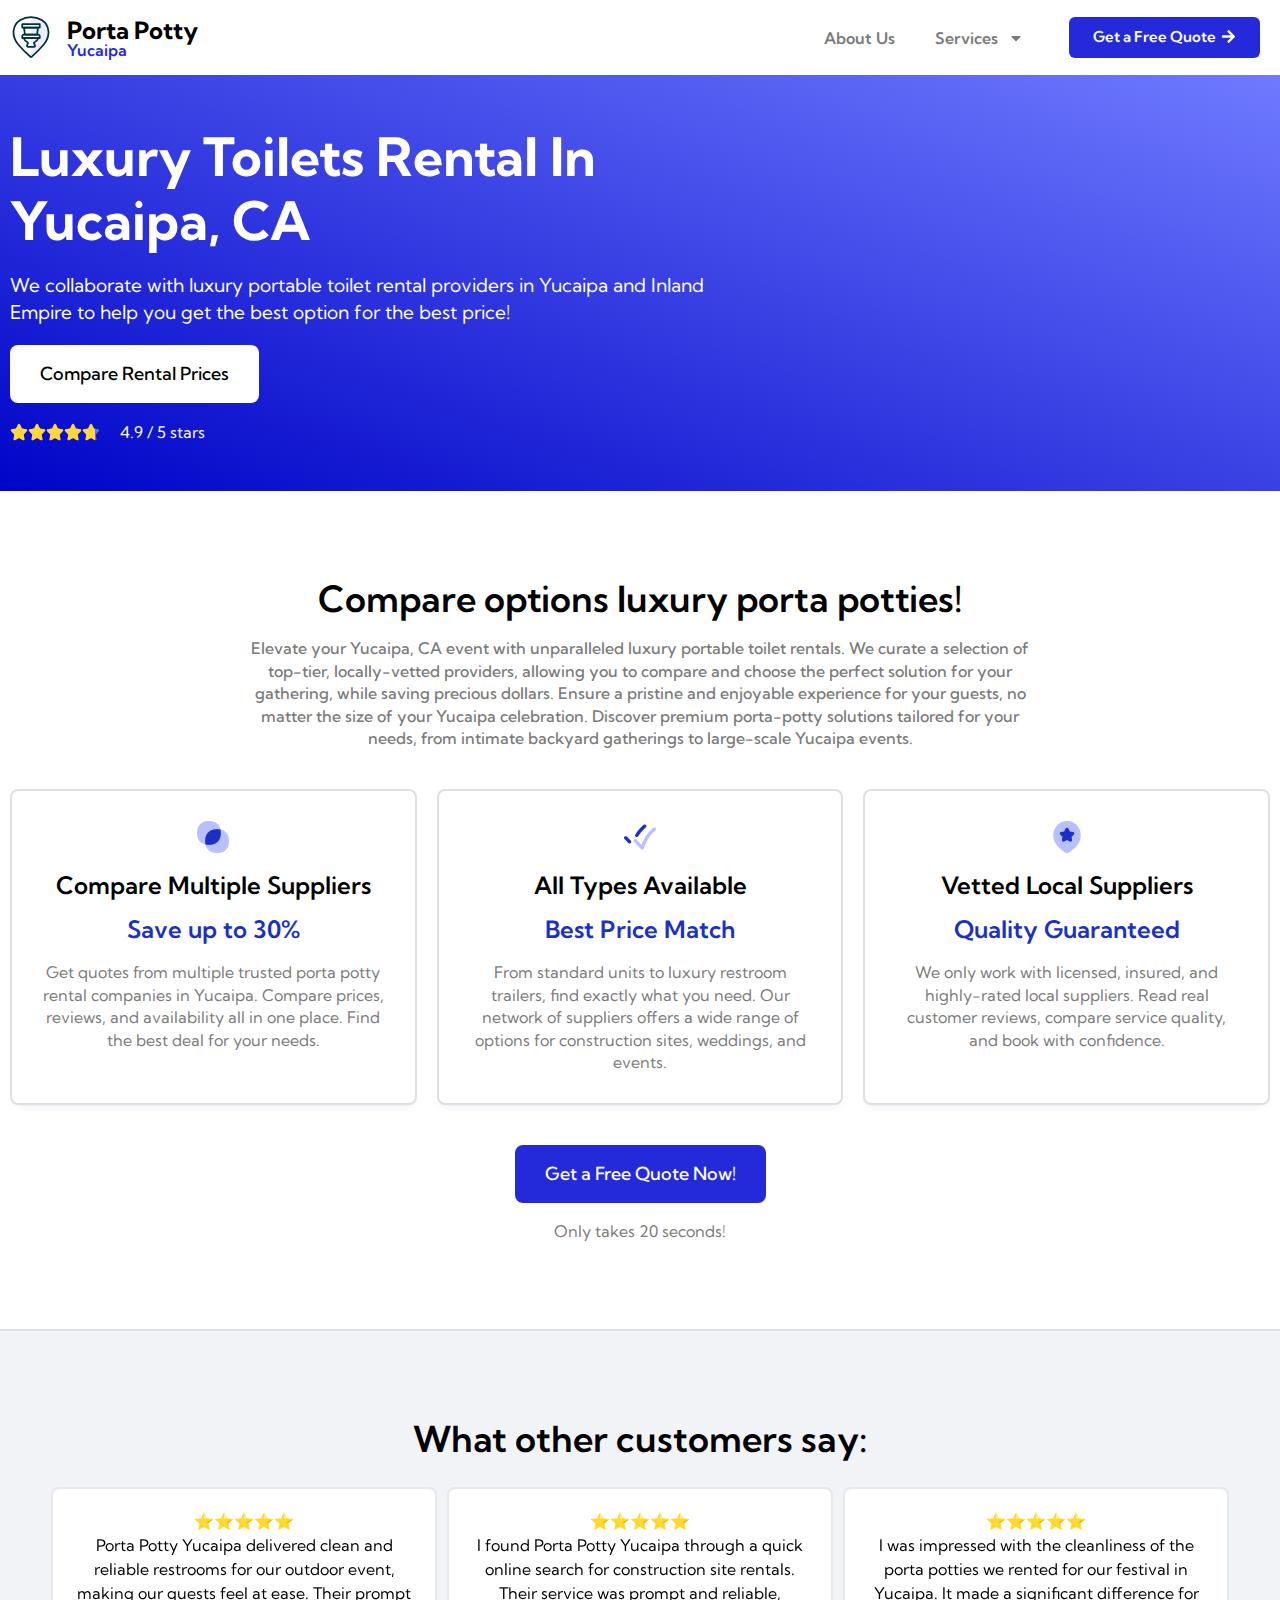
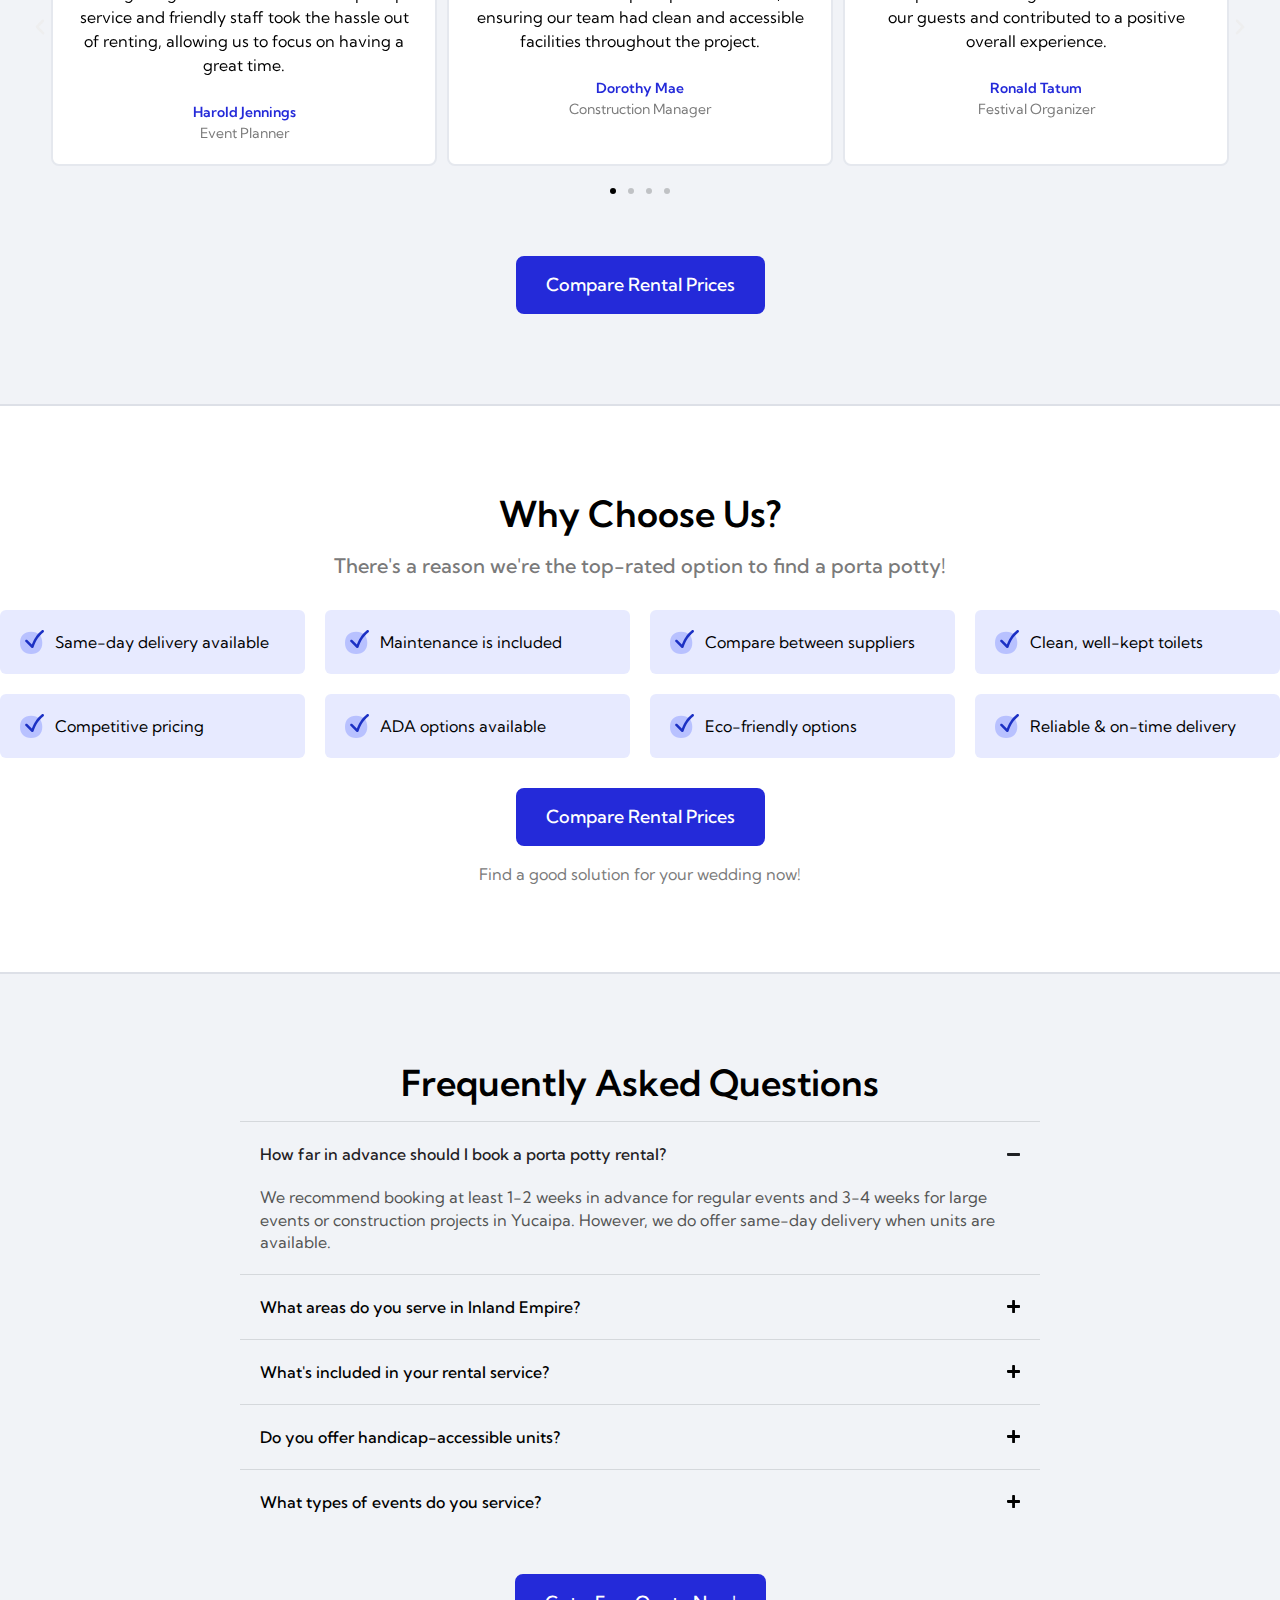
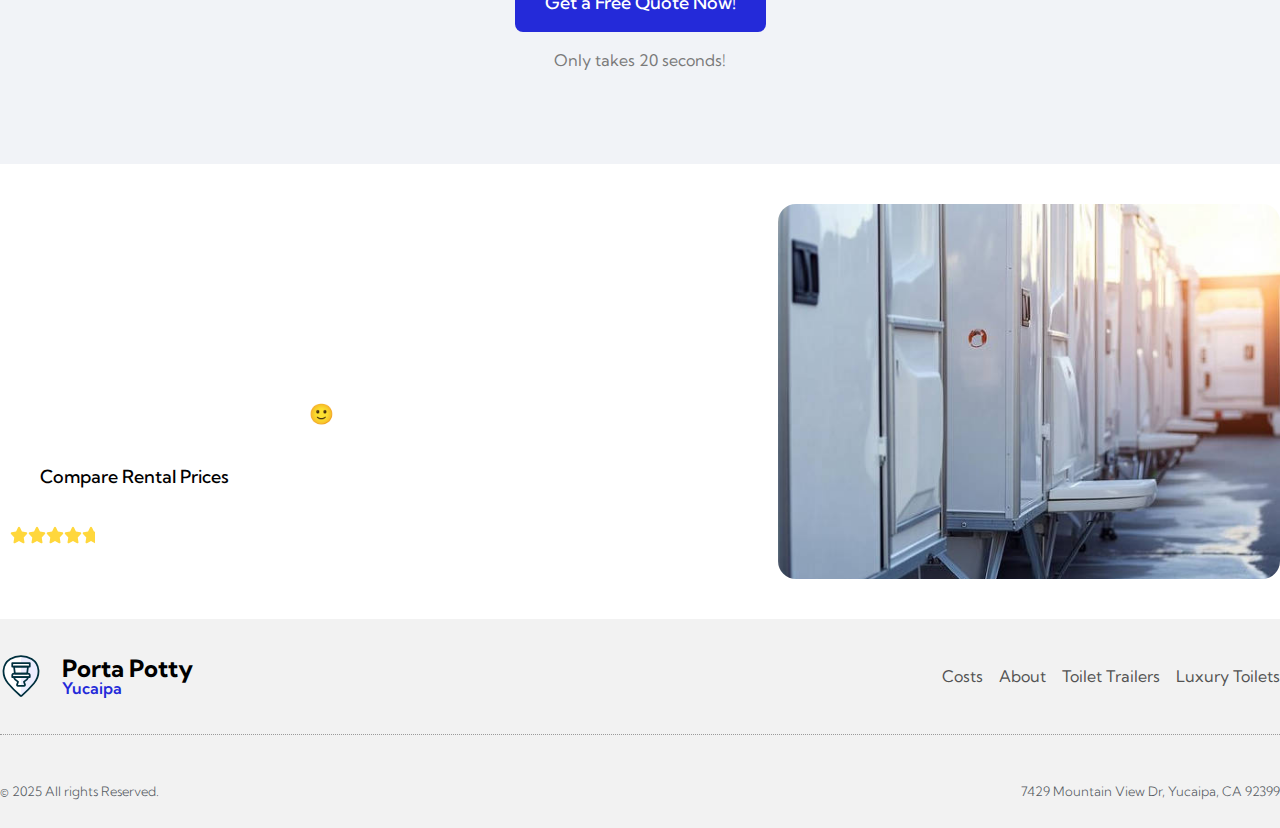
<file: luxury-toilets/index.html>
<!DOCTYPE html>
<html lang="en-US" prefix="og: https://ogp.me/ns#">
<head>
	<meta charset="UTF-8">
	<meta name="viewport" content="width=device-width, initial-scale=1">
	<link rel="profile" href="https://gmpg.org/xfn/11">
		<style>img:is([sizes="auto" i], [sizes^="auto," i]) { contain-intrinsic-size: 3000px 1500px }</style>
	
<!-- Search Engine Optimization by Rank Math - https://rankmath.com/ -->
<title>Luxury Toilets Rental in Yucaipa</title>
<meta name="description" content="We collaborate with luxury portable toilet rental providers in and to help you get the best option for the best price!​">
<meta name="robots" content="follow, index, max-snippet:-1, max-video-preview:-1, max-image-preview:large">
<meta property="og:locale" content="en_US">
<meta property="og:type" content="article">
<meta property="og:title" content="Luxury Toilets Rental in Yucaipa">
<meta property="og:description" content="We collaborate with luxury portable toilet rental providers in and to help you get the best option for the best price!​">
<meta property="og:site_name" content="Porta Potty Yucaipa">
<meta property="og:updated_time" content="2025-01-30T22:35:31+00:00">
<meta property="og:image" content="/wp-content/uploads/2025/01/Luxury-Toilet-Trailers.jpeg">
<meta property="og:image:secure_url" content="/wp-content/uploads/2025/01/Luxury-Toilet-Trailers.jpeg">
<meta property="og:image:width" content="548">
<meta property="og:image:height" content="409">
<meta property="og:image:alt" content="Luxury Toilets Rental in [city]">
<meta property="og:image:type" content="image/jpeg">
<meta name="twitter:card" content="summary_large_image">
<meta name="twitter:title" content="Luxury Toilets Rental in Yucaipa">
<meta name="twitter:description" content="We collaborate with luxury portable toilet rental providers in and to help you get the best option for the best price!​">
<meta name="twitter:image" content="/wp-content/uploads/2025/01/Luxury-Toilet-Trailers.jpeg">
<meta name="twitter:label1" content="Time to read">
<meta name="twitter:data1" content="3 minutes">
<!-- /Rank Math WordPress SEO plugin -->

<link rel="alternate" type="application/rss+xml" title="Porta Potty Rentals in Yucaipa, CA &raquo; Feed" href="/feed/">
<link rel="alternate" type="application/rss+xml" title="Porta Potty Rentals in Yucaipa, CA &raquo; Comments Feed" href="/comments/feed/">
<script>
window._wpemojiSettings = {"baseUrl":"https:\/\/s.w.org\/images\/core\/emoji\/15.0.3\/72x72\/","ext":".png","svgUrl":"https:\/\/s.w.org\/images\/core\/emoji\/15.0.3\/svg\/","svgExt":".svg","source":{"concatemoji":"\/wp-includes\/js\/wp-emoji-release.min.js?ver=6.7.1"}};
/*! This file is auto-generated */
!function(i,n){var o,s,e;function c(e){try{var t={supportTests:e,timestamp:(new Date).valueOf()};sessionStorage.setItem(o,JSON.stringify(t))}catch(e){}}function p(e,t,n){e.clearRect(0,0,e.canvas.width,e.canvas.height),e.fillText(t,0,0);var t=new Uint32Array(e.getImageData(0,0,e.canvas.width,e.canvas.height).data),r=(e.clearRect(0,0,e.canvas.width,e.canvas.height),e.fillText(n,0,0),new Uint32Array(e.getImageData(0,0,e.canvas.width,e.canvas.height).data));return t.every(function(e,t){return e===r[t]})}function u(e,t,n){switch(t){case"flag":return n(e,"🏳️‍⚧️","🏳️​⚧️")?!1:!n(e,"🇺🇳","🇺​🇳")&&!n(e,"🏴󠁧󠁢󠁥󠁮󠁧󠁿","🏴​󠁧​󠁢​󠁥​󠁮​󠁧​󠁿");case"emoji":return!n(e,"🐦‍⬛","🐦​⬛")}return!1}function f(e,t,n){var r="undefined"!=typeof WorkerGlobalScope&&self instanceof WorkerGlobalScope?new OffscreenCanvas(300,150):i.createElement("canvas"),a=r.getContext("2d",{willReadFrequently:!0}),o=(a.textBaseline="top",a.font="600 32px Arial",{});return e.forEach(function(e){o[e]=t(a,e,n)}),o}function t(e){var t=i.createElement("script");t.src=e,t.defer=!0,i.head.appendChild(t)}"undefined"!=typeof Promise&&(o="wpEmojiSettingsSupports",s=["flag","emoji"],n.supports={everything:!0,everythingExceptFlag:!0},e=new Promise(function(e){i.addEventListener("DOMContentLoaded",e,{once:!0})}),new Promise(function(t){var n=function(){try{var e=JSON.parse(sessionStorage.getItem(o));if("object"==typeof e&&"number"==typeof e.timestamp&&(new Date).valueOf()<e.timestamp+604800&&"object"==typeof e.supportTests)return e.supportTests}catch(e){}return null}();if(!n){if("undefined"!=typeof Worker&&"undefined"!=typeof OffscreenCanvas&&"undefined"!=typeof URL&&URL.createObjectURL&&"undefined"!=typeof Blob)try{var e="postMessage("+f.toString()+"("+[JSON.stringify(s),u.toString(),p.toString()].join(",")+"));",r=new Blob([e],{type:"text/javascript"}),a=new Worker(URL.createObjectURL(r),{name:"wpTestEmojiSupports"});return void(a.onmessage=function(e){c(n=e.data),a.terminate(),t(n)})}catch(e){}c(n=f(s,u,p))}t(n)}).then(function(e){for(var t in e)n.supports[t]=e[t],n.supports.everything=n.supports.everything&&n.supports[t],"flag"!==t&&(n.supports.everythingExceptFlag=n.supports.everythingExceptFlag&&n.supports[t]);n.supports.everythingExceptFlag=n.supports.everythingExceptFlag&&!n.supports.flag,n.DOMReady=!1,n.readyCallback=function(){n.DOMReady=!0}}).then(function(){return e}).then(function(){var e;n.supports.everything||(n.readyCallback(),(e=n.source||{}).concatemoji?t(e.concatemoji):e.wpemoji&&e.twemoji&&(t(e.twemoji),t(e.wpemoji)))}))}((window,document),window._wpemojiSettings);
</script>
<style id="wp-emoji-styles-inline-css">img.wp-smiley, img.emoji {
		display: inline !important;
		border: none !important;
		box-shadow: none !important;
		height: 1em !important;
		width: 1em !important;
		margin: 0 0.07em !important;
		vertical-align: -0.1em !important;
		background: none !important;
		padding: 0 !important;
	}</style>
<style id="rank-math-toc-block-style-inline-css">.wp-block-rank-math-toc-block nav ol{counter-reset:item}.wp-block-rank-math-toc-block nav ol li{display:block}.wp-block-rank-math-toc-block nav ol li:before{content:counters(item, ".") ". ";counter-increment:item}</style>
<style id="rank-math-rich-snippet-style-inline-css">/*!
* Plugin:  Rank Math
* URL: https://rankmath.com/wordpress/plugin/seo-suite/
* Name:  rank-math-review-snippet.css
*/@-webkit-keyframes spin{0%{-webkit-transform:rotate(0deg)}100%{-webkit-transform:rotate(-360deg)}}@keyframes spin{0%{-webkit-transform:rotate(0deg)}100%{-webkit-transform:rotate(-360deg)}}@keyframes bounce{from{-webkit-transform:translateY(0px);transform:translateY(0px)}to{-webkit-transform:translateY(-5px);transform:translateY(-5px)}}@-webkit-keyframes bounce{from{-webkit-transform:translateY(0px);transform:translateY(0px)}to{-webkit-transform:translateY(-5px);transform:translateY(-5px)}}@-webkit-keyframes loading{0%{background-size:20% 50% ,20% 50% ,20% 50%}20%{background-size:20% 20% ,20% 50% ,20% 50%}40%{background-size:20% 100%,20% 20% ,20% 50%}60%{background-size:20% 50% ,20% 100%,20% 20%}80%{background-size:20% 50% ,20% 50% ,20% 100%}100%{background-size:20% 50% ,20% 50% ,20% 50%}}@keyframes loading{0%{background-size:20% 50% ,20% 50% ,20% 50%}20%{background-size:20% 20% ,20% 50% ,20% 50%}40%{background-size:20% 100%,20% 20% ,20% 50%}60%{background-size:20% 50% ,20% 100%,20% 20%}80%{background-size:20% 50% ,20% 50% ,20% 100%}100%{background-size:20% 50% ,20% 50% ,20% 50%}}:root{--rankmath-wp-adminbar-height: 0}#rank-math-rich-snippet-wrapper{overflow:hidden}#rank-math-rich-snippet-wrapper h5.rank-math-title{display:block;font-size:18px;line-height:1.4}#rank-math-rich-snippet-wrapper .rank-math-review-image{float:right;max-width:40%;margin-left:15px}#rank-math-rich-snippet-wrapper .rank-math-review-data{margin-bottom:15px}#rank-math-rich-snippet-wrapper .rank-math-total-wrapper{width:100%;padding:0 0 20px 0;float:left;clear:both;position:relative;-webkit-box-sizing:border-box;box-sizing:border-box}#rank-math-rich-snippet-wrapper .rank-math-total-wrapper .rank-math-total{border:0;display:block;margin:0;width:auto;float:left;text-align:left;padding:0;font-size:24px;line-height:1;font-weight:700;-webkit-box-sizing:border-box;box-sizing:border-box;overflow:hidden}#rank-math-rich-snippet-wrapper .rank-math-total-wrapper .rank-math-review-star{float:left;margin-left:15px;margin-top:5px;position:relative;z-index:99;line-height:1}#rank-math-rich-snippet-wrapper .rank-math-total-wrapper .rank-math-review-star .rank-math-review-result-wrapper{display:inline-block;white-space:nowrap;position:relative;color:#e7e7e7}#rank-math-rich-snippet-wrapper .rank-math-total-wrapper .rank-math-review-star .rank-math-review-result-wrapper .rank-math-review-result{position:absolute;top:0;left:0;overflow:hidden;white-space:nowrap;color:#ffbe01}#rank-math-rich-snippet-wrapper .rank-math-total-wrapper .rank-math-review-star .rank-math-review-result-wrapper i{font-size:18px;-webkit-text-stroke-width:1px;font-style:normal;padding:0 2px;line-height:inherit}#rank-math-rich-snippet-wrapper .rank-math-total-wrapper .rank-math-review-star .rank-math-review-result-wrapper i:before{content:"\2605"}body.rtl #rank-math-rich-snippet-wrapper .rank-math-review-image{float:left;margin-left:0;margin-right:15px}body.rtl #rank-math-rich-snippet-wrapper .rank-math-total-wrapper .rank-math-total{float:right}body.rtl #rank-math-rich-snippet-wrapper .rank-math-total-wrapper .rank-math-review-star{float:right;margin-left:0;margin-right:15px}body.rtl #rank-math-rich-snippet-wrapper .rank-math-total-wrapper .rank-math-review-star .rank-math-review-result{left:auto;right:0}@media screen and (max-width: 480px){#rank-math-rich-snippet-wrapper .rank-math-review-image{display:block;max-width:100%;width:100%;text-align:center;margin-right:0}#rank-math-rich-snippet-wrapper .rank-math-review-data{clear:both}}.clear{clear:both}</style>
<style id="global-styles-inline-css">:root{--wp--preset--aspect-ratio--square: 1;--wp--preset--aspect-ratio--4-3: 4/3;--wp--preset--aspect-ratio--3-4: 3/4;--wp--preset--aspect-ratio--3-2: 3/2;--wp--preset--aspect-ratio--2-3: 2/3;--wp--preset--aspect-ratio--16-9: 16/9;--wp--preset--aspect-ratio--9-16: 9/16;--wp--preset--color--black: #000000;--wp--preset--color--cyan-bluish-gray: #abb8c3;--wp--preset--color--white: #ffffff;--wp--preset--color--pale-pink: #f78da7;--wp--preset--color--vivid-red: #cf2e2e;--wp--preset--color--luminous-vivid-orange: #ff6900;--wp--preset--color--luminous-vivid-amber: #fcb900;--wp--preset--color--light-green-cyan: #7bdcb5;--wp--preset--color--vivid-green-cyan: #00d084;--wp--preset--color--pale-cyan-blue: #8ed1fc;--wp--preset--color--vivid-cyan-blue: #0693e3;--wp--preset--color--vivid-purple: #9b51e0;--wp--preset--gradient--vivid-cyan-blue-to-vivid-purple: linear-gradient(135deg,rgba(6,147,227,1) 0%,rgb(155,81,224) 100%);--wp--preset--gradient--light-green-cyan-to-vivid-green-cyan: linear-gradient(135deg,rgb(122,220,180) 0%,rgb(0,208,130) 100%);--wp--preset--gradient--luminous-vivid-amber-to-luminous-vivid-orange: linear-gradient(135deg,rgba(252,185,0,1) 0%,rgba(255,105,0,1) 100%);--wp--preset--gradient--luminous-vivid-orange-to-vivid-red: linear-gradient(135deg,rgba(255,105,0,1) 0%,rgb(207,46,46) 100%);--wp--preset--gradient--very-light-gray-to-cyan-bluish-gray: linear-gradient(135deg,rgb(238,238,238) 0%,rgb(169,184,195) 100%);--wp--preset--gradient--cool-to-warm-spectrum: linear-gradient(135deg,rgb(74,234,220) 0%,rgb(151,120,209) 20%,rgb(207,42,186) 40%,rgb(238,44,130) 60%,rgb(251,105,98) 80%,rgb(254,248,76) 100%);--wp--preset--gradient--blush-light-purple: linear-gradient(135deg,rgb(255,206,236) 0%,rgb(152,150,240) 100%);--wp--preset--gradient--blush-bordeaux: linear-gradient(135deg,rgb(254,205,165) 0%,rgb(254,45,45) 50%,rgb(107,0,62) 100%);--wp--preset--gradient--luminous-dusk: linear-gradient(135deg,rgb(255,203,112) 0%,rgb(199,81,192) 50%,rgb(65,88,208) 100%);--wp--preset--gradient--pale-ocean: linear-gradient(135deg,rgb(255,245,203) 0%,rgb(182,227,212) 50%,rgb(51,167,181) 100%);--wp--preset--gradient--electric-grass: linear-gradient(135deg,rgb(202,248,128) 0%,rgb(113,206,126) 100%);--wp--preset--gradient--midnight: linear-gradient(135deg,rgb(2,3,129) 0%,rgb(40,116,252) 100%);--wp--preset--font-size--small: 13px;--wp--preset--font-size--medium: 20px;--wp--preset--font-size--large: 36px;--wp--preset--font-size--x-large: 42px;--wp--preset--spacing--20: 0.44rem;--wp--preset--spacing--30: 0.67rem;--wp--preset--spacing--40: 1rem;--wp--preset--spacing--50: 1.5rem;--wp--preset--spacing--60: 2.25rem;--wp--preset--spacing--70: 3.38rem;--wp--preset--spacing--80: 5.06rem;--wp--preset--shadow--natural: 6px 6px 9px rgba(0, 0, 0, 0.2);--wp--preset--shadow--deep: 12px 12px 50px rgba(0, 0, 0, 0.4);--wp--preset--shadow--sharp: 6px 6px 0px rgba(0, 0, 0, 0.2);--wp--preset--shadow--outlined: 6px 6px 0px -3px rgba(255, 255, 255, 1), 6px 6px rgba(0, 0, 0, 1);--wp--preset--shadow--crisp: 6px 6px 0px rgba(0, 0, 0, 1);}:root { --wp--style--global--content-size: 800px;--wp--style--global--wide-size: 1200px; }:where(body) { margin: 0; }.wp-site-blocks > .alignleft { float: left; margin-right: 2em; }.wp-site-blocks > .alignright { float: right; margin-left: 2em; }.wp-site-blocks > .aligncenter { justify-content: center; margin-left: auto; margin-right: auto; }:where(.wp-site-blocks) > * { margin-block-start: 24px; margin-block-end: 0; }:where(.wp-site-blocks) > :first-child { margin-block-start: 0; }:where(.wp-site-blocks) > :last-child { margin-block-end: 0; }:root { --wp--style--block-gap: 24px; }:root :where(.is-layout-flow) > :first-child{margin-block-start: 0;}:root :where(.is-layout-flow) > :last-child{margin-block-end: 0;}:root :where(.is-layout-flow) > *{margin-block-start: 24px;margin-block-end: 0;}:root :where(.is-layout-constrained) > :first-child{margin-block-start: 0;}:root :where(.is-layout-constrained) > :last-child{margin-block-end: 0;}:root :where(.is-layout-constrained) > *{margin-block-start: 24px;margin-block-end: 0;}:root :where(.is-layout-flex){gap: 24px;}:root :where(.is-layout-grid){gap: 24px;}.is-layout-flow > .alignleft{float: left;margin-inline-start: 0;margin-inline-end: 2em;}.is-layout-flow > .alignright{float: right;margin-inline-start: 2em;margin-inline-end: 0;}.is-layout-flow > .aligncenter{margin-left: auto !important;margin-right: auto !important;}.is-layout-constrained > .alignleft{float: left;margin-inline-start: 0;margin-inline-end: 2em;}.is-layout-constrained > .alignright{float: right;margin-inline-start: 2em;margin-inline-end: 0;}.is-layout-constrained > .aligncenter{margin-left: auto !important;margin-right: auto !important;}.is-layout-constrained > :where(:not(.alignleft):not(.alignright):not(.alignfull)){max-width: var(--wp--style--global--content-size);margin-left: auto !important;margin-right: auto !important;}.is-layout-constrained > .alignwide{max-width: var(--wp--style--global--wide-size);}body .is-layout-flex{display: flex;}.is-layout-flex{flex-wrap: wrap;align-items: center;}.is-layout-flex > :is(*, div){margin: 0;}body .is-layout-grid{display: grid;}.is-layout-grid > :is(*, div){margin: 0;}body{padding-top: 0px;padding-right: 0px;padding-bottom: 0px;padding-left: 0px;}a:where(:not(.wp-element-button)){text-decoration: underline;}:root :where(.wp-element-button, .wp-block-button__link){background-color: #32373c;border-width: 0;color: #fff;font-family: inherit;font-size: inherit;line-height: inherit;padding: calc(0.667em + 2px) calc(1.333em + 2px);text-decoration: none;}.has-black-color{color: var(--wp--preset--color--black) !important;}.has-cyan-bluish-gray-color{color: var(--wp--preset--color--cyan-bluish-gray) !important;}.has-white-color{color: var(--wp--preset--color--white) !important;}.has-pale-pink-color{color: var(--wp--preset--color--pale-pink) !important;}.has-vivid-red-color{color: var(--wp--preset--color--vivid-red) !important;}.has-luminous-vivid-orange-color{color: var(--wp--preset--color--luminous-vivid-orange) !important;}.has-luminous-vivid-amber-color{color: var(--wp--preset--color--luminous-vivid-amber) !important;}.has-light-green-cyan-color{color: var(--wp--preset--color--light-green-cyan) !important;}.has-vivid-green-cyan-color{color: var(--wp--preset--color--vivid-green-cyan) !important;}.has-pale-cyan-blue-color{color: var(--wp--preset--color--pale-cyan-blue) !important;}.has-vivid-cyan-blue-color{color: var(--wp--preset--color--vivid-cyan-blue) !important;}.has-vivid-purple-color{color: var(--wp--preset--color--vivid-purple) !important;}.has-black-background-color{background-color: var(--wp--preset--color--black) !important;}.has-cyan-bluish-gray-background-color{background-color: var(--wp--preset--color--cyan-bluish-gray) !important;}.has-white-background-color{background-color: var(--wp--preset--color--white) !important;}.has-pale-pink-background-color{background-color: var(--wp--preset--color--pale-pink) !important;}.has-vivid-red-background-color{background-color: var(--wp--preset--color--vivid-red) !important;}.has-luminous-vivid-orange-background-color{background-color: var(--wp--preset--color--luminous-vivid-orange) !important;}.has-luminous-vivid-amber-background-color{background-color: var(--wp--preset--color--luminous-vivid-amber) !important;}.has-light-green-cyan-background-color{background-color: var(--wp--preset--color--light-green-cyan) !important;}.has-vivid-green-cyan-background-color{background-color: var(--wp--preset--color--vivid-green-cyan) !important;}.has-pale-cyan-blue-background-color{background-color: var(--wp--preset--color--pale-cyan-blue) !important;}.has-vivid-cyan-blue-background-color{background-color: var(--wp--preset--color--vivid-cyan-blue) !important;}.has-vivid-purple-background-color{background-color: var(--wp--preset--color--vivid-purple) !important;}.has-black-border-color{border-color: var(--wp--preset--color--black) !important;}.has-cyan-bluish-gray-border-color{border-color: var(--wp--preset--color--cyan-bluish-gray) !important;}.has-white-border-color{border-color: var(--wp--preset--color--white) !important;}.has-pale-pink-border-color{border-color: var(--wp--preset--color--pale-pink) !important;}.has-vivid-red-border-color{border-color: var(--wp--preset--color--vivid-red) !important;}.has-luminous-vivid-orange-border-color{border-color: var(--wp--preset--color--luminous-vivid-orange) !important;}.has-luminous-vivid-amber-border-color{border-color: var(--wp--preset--color--luminous-vivid-amber) !important;}.has-light-green-cyan-border-color{border-color: var(--wp--preset--color--light-green-cyan) !important;}.has-vivid-green-cyan-border-color{border-color: var(--wp--preset--color--vivid-green-cyan) !important;}.has-pale-cyan-blue-border-color{border-color: var(--wp--preset--color--pale-cyan-blue) !important;}.has-vivid-cyan-blue-border-color{border-color: var(--wp--preset--color--vivid-cyan-blue) !important;}.has-vivid-purple-border-color{border-color: var(--wp--preset--color--vivid-purple) !important;}.has-vivid-cyan-blue-to-vivid-purple-gradient-background{background: var(--wp--preset--gradient--vivid-cyan-blue-to-vivid-purple) !important;}.has-light-green-cyan-to-vivid-green-cyan-gradient-background{background: var(--wp--preset--gradient--light-green-cyan-to-vivid-green-cyan) !important;}.has-luminous-vivid-amber-to-luminous-vivid-orange-gradient-background{background: var(--wp--preset--gradient--luminous-vivid-amber-to-luminous-vivid-orange) !important;}.has-luminous-vivid-orange-to-vivid-red-gradient-background{background: var(--wp--preset--gradient--luminous-vivid-orange-to-vivid-red) !important;}.has-very-light-gray-to-cyan-bluish-gray-gradient-background{background: var(--wp--preset--gradient--very-light-gray-to-cyan-bluish-gray) !important;}.has-cool-to-warm-spectrum-gradient-background{background: var(--wp--preset--gradient--cool-to-warm-spectrum) !important;}.has-blush-light-purple-gradient-background{background: var(--wp--preset--gradient--blush-light-purple) !important;}.has-blush-bordeaux-gradient-background{background: var(--wp--preset--gradient--blush-bordeaux) !important;}.has-luminous-dusk-gradient-background{background: var(--wp--preset--gradient--luminous-dusk) !important;}.has-pale-ocean-gradient-background{background: var(--wp--preset--gradient--pale-ocean) !important;}.has-electric-grass-gradient-background{background: var(--wp--preset--gradient--electric-grass) !important;}.has-midnight-gradient-background{background: var(--wp--preset--gradient--midnight) !important;}.has-small-font-size{font-size: var(--wp--preset--font-size--small) !important;}.has-medium-font-size{font-size: var(--wp--preset--font-size--medium) !important;}.has-large-font-size{font-size: var(--wp--preset--font-size--large) !important;}.has-x-large-font-size{font-size: var(--wp--preset--font-size--x-large) !important;}
:root :where(.wp-block-pullquote){font-size: 1.5em;line-height: 1.6;}</style>
<link rel="stylesheet" id="hello-elementor-css" href="/wp-content/themes/hello-elementor/style.min.css?ver=3.2.1" media="all">
<link rel="stylesheet" id="hello-elementor-theme-style-css" href="/wp-content/themes/hello-elementor/theme.min.css?ver=3.2.1" media="all">
<link rel="stylesheet" id="hello-elementor-header-footer-css" href="/wp-content/themes/hello-elementor/header-footer.min.css?ver=3.2.1" media="all">
<link rel="stylesheet" id="elementor-frontend-css" href="/wp-content/plugins/elementor/assets/css/frontend.min.css?ver=3.26.5" media="all">
<link rel="stylesheet" id="elementor-post-7-css" href="/wp-content/uploads/elementor/css/post-7.css?ver=1738264329" media="all">
<link rel="stylesheet" id="widget-heading-css" href="/wp-content/plugins/elementor/assets/css/widget-heading.min.css?ver=3.26.5" media="all">
<link rel="stylesheet" id="widget-nav-menu-css" href="/wp-content/plugins/elementor-pro/assets/css/widget-nav-menu.min.css?ver=3.26.3" media="all">
<link rel="stylesheet" id="widget-icon-list-css" href="/wp-content/plugins/elementor/assets/css/widget-icon-list.min.css?ver=3.26.5" media="all">
<link rel="stylesheet" id="widget-rating-css" href="/wp-content/plugins/elementor/assets/css/widget-rating.min.css?ver=3.26.5" media="all">
<link rel="stylesheet" id="widget-image-css" href="/wp-content/plugins/elementor/assets/css/widget-image.min.css?ver=3.26.5" media="all">
<link rel="stylesheet" id="swiper-css" href="/wp-content/plugins/elementor/assets/lib/swiper/v8/css/swiper.min.css?ver=8.4.5" media="all">
<link rel="stylesheet" id="e-swiper-css" href="/wp-content/plugins/elementor/assets/css/conditionals/e-swiper.min.css?ver=3.26.5" media="all">
<link rel="stylesheet" id="widget-testimonial-carousel-css" href="/wp-content/plugins/elementor-pro/assets/css/widget-testimonial-carousel.min.css?ver=3.26.3" media="all">
<link rel="stylesheet" id="widget-carousel-module-base-css" href="/wp-content/plugins/elementor-pro/assets/css/widget-carousel-module-base.min.css?ver=3.26.3" media="all">
<link rel="stylesheet" id="widget-nested-accordion-css" href="/wp-content/plugins/elementor/assets/css/widget-nested-accordion.min.css?ver=3.26.5" media="all">
<link rel="stylesheet" id="elementor-post-159-css" href="/wp-content/uploads/elementor/css/post-159.css?ver=1738276661" media="all">
<link rel="stylesheet" id="elementor-post-30-css" href="/wp-content/uploads/elementor/css/post-30.css?ver=1738264329" media="all">
<link rel="stylesheet" id="elementor-post-296-css" href="/wp-content/uploads/elementor/css/post-296.css?ver=1738264329" media="all">
<link rel="stylesheet" id="google-fonts-1-css" href="https://fonts.googleapis.com/css?family=Kumbh+Sans%3A100%2C100italic%2C200%2C200italic%2C300%2C300italic%2C400%2C400italic%2C500%2C500italic%2C600%2C600italic%2C700%2C700italic%2C800%2C800italic%2C900%2C900italic&#038;display=swap&#038;ver=6.7.1" media="all">
<link rel="preconnect" href="https://fonts.gstatic.com/" crossorigin>
<script id="breeze-prefetch-js-extra">var breeze_prefetch = {"local_url":"","ignore_remote_prefetch":"1","ignore_list":["wp-admin","wp-login.php"]};</script>
<script src="/wp-content/plugins/breeze/assets/js/js-front-end/breeze-prefetch-links.min.js?ver=2.2.1" id="breeze-prefetch-js"></script>
<script src="/wp-includes/js/jquery/jquery.min.js?ver=3.7.1" id="jquery-core-js"></script>
<script src="/wp-includes/js/jquery/jquery-migrate.min.js?ver=3.4.1" id="jquery-migrate-js"></script>
<link rel="https://api.w.org/" href="/wp-json/">
<link rel="alternate" title="JSON" type="application/json" href="/wp-json/wp/v2/pages/159">
<link rel="EditURI" type="application/rsd+xml" title="RSD" href="/xmlrpc.php?rsd">
<meta name="generator" content="WordPress 6.7.1">
<link rel="shortlink" href="/?p=159">
<link rel="alternate" title="oEmbed (JSON)" type="application/json+oembed" href="/wp-json/oembed/1.0/embed?url=https%3A%2F%2F%2Fluxury-toilets%2F">
<link rel="alternate" title="oEmbed (XML)" type="text/xml+oembed" href="/wp-json/oembed/1.0/embed?url=https%3A%2F%2F%2Fluxury-toilets%2F#038;format=xml">
<script async defer src="https://app.visitortracking.com/assets/js/tracer.js"></script>
<script>function init_tracer() { 
   var tracer = new Tracer({  
   websiteId : "fb5f4196-71fc-4065-b823-f34758675cf7",  
   async : true, 
   debug : false }); 
 }</script>
<style>/* CSS added by Hide Metadata Plugin */

.entry-meta .byline:before,
			.entry-header .entry-meta span.byline:before,
			.entry-meta .byline:after,
			.entry-header .entry-meta span.byline:after,
			.single .byline, .group-blog .byline,
			.entry-meta .byline,
			.entry-header .entry-meta > span.byline,
			.entry-meta .author.vcard  {
				content: '';
				display: none;
				margin: 0;
			}</style>
<meta name="generator" content="Elementor 3.26.5; features: e_font_icon_svg, additional_custom_breakpoints, e_element_cache; settings: css_print_method-external, google_font-enabled, font_display-swap">
			<style>.e-con.e-parent:nth-of-type(n+4):not(.e-lazyloaded):not(.e-no-lazyload),
				.e-con.e-parent:nth-of-type(n+4):not(.e-lazyloaded):not(.e-no-lazyload) * {
					background-image: none !important;
				}
				@media screen and (max-height: 1024px) {
					.e-con.e-parent:nth-of-type(n+3):not(.e-lazyloaded):not(.e-no-lazyload),
					.e-con.e-parent:nth-of-type(n+3):not(.e-lazyloaded):not(.e-no-lazyload) * {
						background-image: none !important;
					}
				}
				@media screen and (max-height: 640px) {
					.e-con.e-parent:nth-of-type(n+2):not(.e-lazyloaded):not(.e-no-lazyload),
					.e-con.e-parent:nth-of-type(n+2):not(.e-lazyloaded):not(.e-no-lazyload) * {
						background-image: none !important;
					}
				}</style>
			<link rel="icon" href="/wp-content/uploads/2025/01/Style-Three-Pin-Toilet-Streamline-Ultimate.svg" sizes="32x32">
<link rel="icon" href="/wp-content/uploads/2025/01/Style-Three-Pin-Toilet-Streamline-Ultimate.svg" sizes="192x192">
<link rel="apple-touch-icon" href="/wp-content/uploads/2025/01/Style-Three-Pin-Toilet-Streamline-Ultimate.svg">
<meta name="msapplication-TileImage" content="/wp-content/uploads/2025/01/Style-Three-Pin-Toilet-Streamline-Ultimate.svg">
</head>
<body class="page-template page-template-elementor_header_footer page page-id-159 wp-embed-responsive elementor-default elementor-template-full-width elementor-kit-7 elementor-page elementor-page-159">


<a class="skip-link screen-reader-text" href="#content">Skip to content</a>

		<div data-elementor-type="header" data-elementor-id="30" class="elementor elementor-30 elementor-location-header" data-elementor-post-type="elementor_library">
			<div class="elementor-element elementor-element-f73ef7e e-flex e-con-boxed e-con e-parent" data-id="f73ef7e" data-element_type="container">
					<div class="e-con-inner">
				<div class="elementor-element elementor-element-a63eb3f elementor-view-default elementor-widget elementor-widget-icon" data-id="a63eb3f" data-element_type="widget" data-widget_type="icon.default">
				<div class="elementor-widget-container">
							<div class="elementor-icon-wrapper">
			<a class="elementor-icon" href="/">
			<svg xmlns="http://www.w3.org/2000/svg" viewbox="0 0 24 24" id="Style-Three-Pin-Toilet--Streamline-Ultimate" height="24" width="24"><desc>Style Three Pin Toilet Streamline Icon: https://streamlinehq.com</desc><defs></defs><title>style-three-pin-toilet</title>
<path d="M12 0.574a11.38 11.38 0 0 1 6.112 1.77c4.75 3.011 5.1 9.23 1.315 13.777a59.3 59.3 0 0 1 -7.106 7.188 0.5 0.5 0 0 1 -0.642 0 59.333 59.333 0 0 1 -7.106 -7.189C0.789 11.574 1.138 5.355 5.888 2.344A11.38 11.38 0 0 1 12 0.574Z" fill="#ecedff" stroke-width="1"></path><path d="M12 0.574a11.38 11.38 0 0 0 -6.112 1.77c-4.75 3.011 -5.1 9.23 -1.315 13.777a59.333 59.333 0 0 0 7.106 7.189 0.5 0.5 0 0 0 0.321 0.116Z" fill="#ffffff" stroke-width="1"></path><path d="M12 0.574a11.38 11.38 0 0 1 6.112 1.77c4.75 3.011 5.1 9.23 1.315 13.777a59.333 59.333 0 0 1 -7.106 7.189 0.5 0.5 0 0 1 -0.642 0 59.3 59.3 0 0 1 -7.106 -7.188C0.789 11.574 1.138 5.355 5.888 2.344A11.38 11.38 0 0 1 12 0.574Z" stroke="#00303e" stroke-linecap="round" stroke-linejoin="round" fill="none" stroke-width="1"></path><path d="M7.756 12.575a4.514 4.514 0 0 0 2.574 2.679l-0.591 1.652a0.5 0.5 0 0 0 0.471 0.669h3.58a0.5 0.5 0 0 0 0.471 -0.669l-0.591 -1.652a4.514 4.514 0 0 0 2.574 -2.679Z" fill="#ecedff" stroke-width="1"></path><path d="m16 6.575 -0.5 4 -7 0 -0.5 -4 8 0z" fill="#ecedff" stroke-width="1"></path><path d="m12 6.575 -4 0 0.5 4 3.5 0 0 -4z" fill="#ffffff" stroke-width="1"></path><path d="M12 12.575H7.756a4.514 4.514 0 0 0 2.574 2.679l-0.591 1.652a0.5 0.5 0 0 0 0.471 0.669H12Z" fill="#ffffff" stroke-width="1"></path><path d="M7 4.575h10v2H7Z" stroke="#00303e" stroke-linecap="round" stroke-linejoin="round" fill="#ffffff" stroke-width="1"></path><path d="M17 12.575H7v-1a1 1 0 0 1 1 -1h8a1 1 0 0 1 1 1Z" stroke="#00303e" stroke-linecap="round" stroke-linejoin="round" fill="#ffffff" stroke-width="1"></path><path d="m16 6.575 -0.5 4 -7 0 -0.5 -4 8 0z" stroke="#00303e" stroke-linecap="round" stroke-linejoin="round" fill="none" stroke-width="1"></path><path d="M7.756 12.575a4.514 4.514 0 0 0 2.574 2.679l-0.591 1.652a0.5 0.5 0 0 0 0.471 0.669h3.58a0.5 0.5 0 0 0 0.471 -0.669l-0.591 -1.652a4.514 4.514 0 0 0 2.574 -2.679Z" stroke="#00303e" stroke-linecap="round" stroke-linejoin="round" fill="none" stroke-width="1"></path></svg>			</a>
		</div>
						</div>
				</div>
		<div class="elementor-element elementor-element-ba65266 e-con-full e-flex e-con e-child" data-id="ba65266" data-element_type="container">
				<div class="elementor-element elementor-element-674d6a9 elementor-widget elementor-widget-heading" data-id="674d6a9" data-element_type="widget" data-widget_type="heading.default">
				<div class="elementor-widget-container">
					<h2 class="elementor-heading-title elementor-size-default"><a href="/">Porta Potty</a></h2>				</div>
				</div>
				<div class="elementor-element elementor-element-1249a41 elementor-widget elementor-widget-heading" data-id="1249a41" data-element_type="widget" data-widget_type="heading.default">
				<div class="elementor-widget-container">
					<h2 class="elementor-heading-title elementor-size-default"><a href="/">Yucaipa</a></h2>				</div>
				</div>
				</div>
				<div class="elementor-element elementor-element-3896754 elementor-nav-menu__align-end elementor-nav-menu--stretch elementor-widget-mobile__width-initial elementor-nav-menu--dropdown-tablet elementor-nav-menu__text-align-aside elementor-nav-menu--toggle elementor-nav-menu--burger elementor-widget elementor-widget-nav-menu" data-id="3896754" data-element_type="widget" data-settings="{&quot;full_width&quot;:&quot;stretch&quot;,&quot;layout&quot;:&quot;horizontal&quot;,&quot;submenu_icon&quot;:{&quot;value&quot;:&quot;&lt;svg class=\&quot;e-font-icon-svg e-fas-caret-down\&quot; viewBox=\&quot;0 0 320 512\&quot; xmlns=\&quot;http:\/\/www.w3.org\/2000\/svg\&quot;&gt;&lt;path d=\&quot;M31.3 192h257.3c17.8 0 26.7 21.5 14.1 34.1L174.1 354.8c-7.8 7.8-20.5 7.8-28.3 0L17.2 226.1C4.6 213.5 13.5 192 31.3 192z\&quot;&gt;&lt;\/path&gt;&lt;\/svg&gt;&quot;,&quot;library&quot;:&quot;fa-solid&quot;},&quot;toggle&quot;:&quot;burger&quot;}" data-widget_type="nav-menu.default">
				<div class="elementor-widget-container">
								<nav aria-label="Menu" class="elementor-nav-menu--main elementor-nav-menu__container elementor-nav-menu--layout-horizontal e--pointer-underline e--animation-fade">
				<ul id="menu-1-3896754" class="elementor-nav-menu">
<li class="menu-item menu-item-type-post_type menu-item-object-page menu-item-283"><a href="/about-us/" class="elementor-item">About Us</a></li>
<li class="menu-item menu-item-type-custom menu-item-object-custom current-menu-ancestor current-menu-parent menu-item-has-children menu-item-284">
<a href="#" class="elementor-item elementor-item-anchor">Services</a>
<ul class="sub-menu elementor-nav-menu--dropdown">
	<li class="menu-item menu-item-type-post_type menu-item-object-page current-menu-item page_item page-item-159 current_page_item menu-item-277"><a href="/luxury-toilets/" aria-current="page" class="elementor-sub-item elementor-item-active">Luxury Toilets</a></li>
	<li class="menu-item menu-item-type-post_type menu-item-object-page menu-item-278"><a href="/toilet-trailers/" class="elementor-sub-item">Toilet Trailers</a></li>
	<li class="menu-item menu-item-type-post_type menu-item-object-page menu-item-279"><a href="/festivals/" class="elementor-sub-item">For Festivals</a></li>
	<li class="menu-item menu-item-type-post_type menu-item-object-page menu-item-280"><a href="/construction/" class="elementor-sub-item">For Construction Sites</a></li>
	<li class="menu-item menu-item-type-post_type menu-item-object-page menu-item-281"><a href="/events/" class="elementor-sub-item">For Events</a></li>
	<li class="menu-item menu-item-type-post_type menu-item-object-page menu-item-282"><a href="/weddings/" class="elementor-sub-item">For Weddings</a></li>
</ul>
</li>
</ul>			</nav>
					<div class="elementor-menu-toggle" role="button" tabindex="0" aria-label="Menu Toggle" aria-expanded="false">
			<svg aria-hidden="true" role="presentation" class="elementor-menu-toggle__icon--open e-font-icon-svg e-eicon-menu-bar" viewbox="0 0 1000 1000" xmlns="http://www.w3.org/2000/svg"><path d="M104 333H896C929 333 958 304 958 271S929 208 896 208H104C71 208 42 237 42 271S71 333 104 333ZM104 583H896C929 583 958 554 958 521S929 458 896 458H104C71 458 42 487 42 521S71 583 104 583ZM104 833H896C929 833 958 804 958 771S929 708 896 708H104C71 708 42 737 42 771S71 833 104 833Z"></path></svg><svg aria-hidden="true" role="presentation" class="elementor-menu-toggle__icon--close e-font-icon-svg e-eicon-close" viewbox="0 0 1000 1000" xmlns="http://www.w3.org/2000/svg"><path d="M742 167L500 408 258 167C246 154 233 150 217 150 196 150 179 158 167 167 154 179 150 196 150 212 150 229 154 242 171 254L408 500 167 742C138 771 138 800 167 829 196 858 225 858 254 829L496 587 738 829C750 842 767 846 783 846 800 846 817 842 829 829 842 817 846 804 846 783 846 767 842 750 829 737L588 500 833 258C863 229 863 200 833 171 804 137 775 137 742 167Z"></path></svg>		</div>
					<nav class="elementor-nav-menu--dropdown elementor-nav-menu__container" aria-hidden="true">
				<ul id="menu-2-3896754" class="elementor-nav-menu">
<li class="menu-item menu-item-type-post_type menu-item-object-page menu-item-283"><a href="/about-us/" class="elementor-item" tabindex="-1">About Us</a></li>
<li class="menu-item menu-item-type-custom menu-item-object-custom current-menu-ancestor current-menu-parent menu-item-has-children menu-item-284">
<a href="#" class="elementor-item elementor-item-anchor" tabindex="-1">Services</a>
<ul class="sub-menu elementor-nav-menu--dropdown">
	<li class="menu-item menu-item-type-post_type menu-item-object-page current-menu-item page_item page-item-159 current_page_item menu-item-277"><a href="/luxury-toilets/" aria-current="page" class="elementor-sub-item elementor-item-active" tabindex="-1">Luxury Toilets</a></li>
	<li class="menu-item menu-item-type-post_type menu-item-object-page menu-item-278"><a href="/toilet-trailers/" class="elementor-sub-item" tabindex="-1">Toilet Trailers</a></li>
	<li class="menu-item menu-item-type-post_type menu-item-object-page menu-item-279"><a href="/festivals/" class="elementor-sub-item" tabindex="-1">For Festivals</a></li>
	<li class="menu-item menu-item-type-post_type menu-item-object-page menu-item-280"><a href="/construction/" class="elementor-sub-item" tabindex="-1">For Construction Sites</a></li>
	<li class="menu-item menu-item-type-post_type menu-item-object-page menu-item-281"><a href="/events/" class="elementor-sub-item" tabindex="-1">For Events</a></li>
	<li class="menu-item menu-item-type-post_type menu-item-object-page menu-item-282"><a href="/weddings/" class="elementor-sub-item" tabindex="-1">For Weddings</a></li>
</ul>
</li>
</ul>			</nav>
						</div>
				</div>
				<div class="elementor-element elementor-element-b2e0b07 elementor-hidden-mobile elementor-widget elementor-widget-button" data-id="b2e0b07" data-element_type="widget" data-widget_type="button.default">
				<div class="elementor-widget-container">
									<div class="elementor-button-wrapper">
					<a class="elementor-button elementor-button-link elementor-size-sm" href="/quote/">
						<span class="elementor-button-content-wrapper">
						<span class="elementor-button-icon">
				<svg aria-hidden="true" class="e-font-icon-svg e-fas-arrow-right" viewbox="0 0 448 512" xmlns="http://www.w3.org/2000/svg"><path d="M190.5 66.9l22.2-22.2c9.4-9.4 24.6-9.4 33.9 0L441 239c9.4 9.4 9.4 24.6 0 33.9L246.6 467.3c-9.4 9.4-24.6 9.4-33.9 0l-22.2-22.2c-9.5-9.5-9.3-25 .4-34.3L311.4 296H24c-13.3 0-24-10.7-24-24v-32c0-13.3 10.7-24 24-24h287.4L190.9 101.2c-9.8-9.3-10-24.8-.4-34.3z"></path></svg>			</span>
									<span class="elementor-button-text">Get a Free Quote</span>
					</span>
					</a>
				</div>
								</div>
				</div>
					</div>
				</div>
				</div>
				<div data-elementor-type="wp-page" data-elementor-id="159" class="elementor elementor-159" data-elementor-post-type="page">
				<div class="elementor-element elementor-element-4679d97 e-flex e-con-boxed e-con e-parent" data-id="4679d97" data-element_type="container" data-settings="{&quot;background_background&quot;:&quot;gradient&quot;}">
					<div class="e-con-inner">
		<div class="elementor-element elementor-element-cec87ea e-con-full e-flex e-con e-child" data-id="cec87ea" data-element_type="container">
				<div class="elementor-element elementor-element-5232d3b elementor-widget elementor-widget-heading" data-id="5232d3b" data-element_type="widget" data-widget_type="heading.default">
				<div class="elementor-widget-container">
					<h1 class="elementor-heading-title elementor-size-default">Luxury Toilets Rental in Yucaipa, CA</h1>				</div>
				</div>
				<div class="elementor-element elementor-element-cec978a elementor-widget elementor-widget-heading" data-id="cec978a" data-element_type="widget" data-widget_type="heading.default">
				<div class="elementor-widget-container">
					<p class="elementor-heading-title elementor-size-default">We collaborate with luxury portable toilet rental providers in Yucaipa and Inland Empire to help you get the best option for the best price!​</p>				</div>
				</div>
		<div class="elementor-element elementor-element-b04b365 e-con-full e-flex e-con e-child" data-id="b04b365" data-element_type="container">
				<div class="elementor-element elementor-element-bf4c7b8 elementor-align-left elementor-widget elementor-widget-button" data-id="bf4c7b8" data-element_type="widget" data-widget_type="button.default">
				<div class="elementor-widget-container">
									<div class="elementor-button-wrapper">
					<a class="elementor-button elementor-button-link elementor-size-sm" href="/quote/">
						<span class="elementor-button-content-wrapper">
									<span class="elementor-button-text">Compare Rental Prices</span>
					</span>
					</a>
				</div>
								</div>
				</div>
				</div>
		<div class="elementor-element elementor-element-d7f1c1b e-con-full e-flex e-con e-child" data-id="d7f1c1b" data-element_type="container">
				<div class="elementor-element elementor-element-9c26a1e elementor-widget elementor-widget-rating" data-id="9c26a1e" data-element_type="widget" data-widget_type="rating.default">
				<div class="elementor-widget-container">
							<div class="e-rating" itemtype="https://schema.org/Rating" itemscope="" itemprop="reviewRating">
			<meta itemprop="worstRating">
			<meta itemprop="bestRating" content="5">
			<div class="e-rating-wrapper" itemprop="ratingValue" content="4.7" role="img" aria-label="Rated 4.7 out of 5">
							<div class="e-icon">
				<div class="e-icon-wrapper e-icon-marked">
					<svg aria-hidden="true" class="e-font-icon-svg e-eicon-star" viewbox="0 0 1000 1000" xmlns="http://www.w3.org/2000/svg"><path d="M450 75L338 312 88 350C46 354 25 417 58 450L238 633 196 896C188 942 238 975 275 954L500 837 725 954C767 975 813 942 804 896L763 633 942 450C975 417 954 358 913 350L663 312 550 75C529 33 471 33 450 75Z"></path></svg>				</div>
				<div class="e-icon-wrapper e-icon-unmarked">
					<svg aria-hidden="true" class="e-font-icon-svg e-eicon-star" viewbox="0 0 1000 1000" xmlns="http://www.w3.org/2000/svg"><path d="M450 75L338 312 88 350C46 354 25 417 58 450L238 633 196 896C188 942 238 975 275 954L500 837 725 954C767 975 813 942 804 896L763 633 942 450C975 417 954 358 913 350L663 312 550 75C529 33 471 33 450 75Z"></path></svg>				</div>
			</div>
						<div class="e-icon">
				<div class="e-icon-wrapper e-icon-marked">
					<svg aria-hidden="true" class="e-font-icon-svg e-eicon-star" viewbox="0 0 1000 1000" xmlns="http://www.w3.org/2000/svg"><path d="M450 75L338 312 88 350C46 354 25 417 58 450L238 633 196 896C188 942 238 975 275 954L500 837 725 954C767 975 813 942 804 896L763 633 942 450C975 417 954 358 913 350L663 312 550 75C529 33 471 33 450 75Z"></path></svg>				</div>
				<div class="e-icon-wrapper e-icon-unmarked">
					<svg aria-hidden="true" class="e-font-icon-svg e-eicon-star" viewbox="0 0 1000 1000" xmlns="http://www.w3.org/2000/svg"><path d="M450 75L338 312 88 350C46 354 25 417 58 450L238 633 196 896C188 942 238 975 275 954L500 837 725 954C767 975 813 942 804 896L763 633 942 450C975 417 954 358 913 350L663 312 550 75C529 33 471 33 450 75Z"></path></svg>				</div>
			</div>
						<div class="e-icon">
				<div class="e-icon-wrapper e-icon-marked">
					<svg aria-hidden="true" class="e-font-icon-svg e-eicon-star" viewbox="0 0 1000 1000" xmlns="http://www.w3.org/2000/svg"><path d="M450 75L338 312 88 350C46 354 25 417 58 450L238 633 196 896C188 942 238 975 275 954L500 837 725 954C767 975 813 942 804 896L763 633 942 450C975 417 954 358 913 350L663 312 550 75C529 33 471 33 450 75Z"></path></svg>				</div>
				<div class="e-icon-wrapper e-icon-unmarked">
					<svg aria-hidden="true" class="e-font-icon-svg e-eicon-star" viewbox="0 0 1000 1000" xmlns="http://www.w3.org/2000/svg"><path d="M450 75L338 312 88 350C46 354 25 417 58 450L238 633 196 896C188 942 238 975 275 954L500 837 725 954C767 975 813 942 804 896L763 633 942 450C975 417 954 358 913 350L663 312 550 75C529 33 471 33 450 75Z"></path></svg>				</div>
			</div>
						<div class="e-icon">
				<div class="e-icon-wrapper e-icon-marked">
					<svg aria-hidden="true" class="e-font-icon-svg e-eicon-star" viewbox="0 0 1000 1000" xmlns="http://www.w3.org/2000/svg"><path d="M450 75L338 312 88 350C46 354 25 417 58 450L238 633 196 896C188 942 238 975 275 954L500 837 725 954C767 975 813 942 804 896L763 633 942 450C975 417 954 358 913 350L663 312 550 75C529 33 471 33 450 75Z"></path></svg>				</div>
				<div class="e-icon-wrapper e-icon-unmarked">
					<svg aria-hidden="true" class="e-font-icon-svg e-eicon-star" viewbox="0 0 1000 1000" xmlns="http://www.w3.org/2000/svg"><path d="M450 75L338 312 88 350C46 354 25 417 58 450L238 633 196 896C188 942 238 975 275 954L500 837 725 954C767 975 813 942 804 896L763 633 942 450C975 417 954 358 913 350L663 312 550 75C529 33 471 33 450 75Z"></path></svg>				</div>
			</div>
						<div class="e-icon">
				<div class="e-icon-wrapper e-icon-marked" style="--e-rating-icon-marked-width: 70%;">
					<svg aria-hidden="true" class="e-font-icon-svg e-eicon-star" viewbox="0 0 1000 1000" xmlns="http://www.w3.org/2000/svg"><path d="M450 75L338 312 88 350C46 354 25 417 58 450L238 633 196 896C188 942 238 975 275 954L500 837 725 954C767 975 813 942 804 896L763 633 942 450C975 417 954 358 913 350L663 312 550 75C529 33 471 33 450 75Z"></path></svg>				</div>
				<div class="e-icon-wrapper e-icon-unmarked">
					<svg aria-hidden="true" class="e-font-icon-svg e-eicon-star" viewbox="0 0 1000 1000" xmlns="http://www.w3.org/2000/svg"><path d="M450 75L338 312 88 350C46 354 25 417 58 450L238 633 196 896C188 942 238 975 275 954L500 837 725 954C767 975 813 942 804 896L763 633 942 450C975 417 954 358 913 350L663 312 550 75C529 33 471 33 450 75Z"></path></svg>				</div>
			</div>
						</div>
		</div>
						</div>
				</div>
				<div class="elementor-element elementor-element-2af410c elementor-widget elementor-widget-heading" data-id="2af410c" data-element_type="widget" data-widget_type="heading.default">
				<div class="elementor-widget-container">
					<p class="elementor-heading-title elementor-size-default">4.9 / 5 stars</p>				</div>
				</div>
				<div class="elementor-element elementor-element-fa95009 elementor-hidden-desktop elementor-hidden-tablet elementor-hidden-mobile elementor-widget elementor-widget-heading" data-id="fa95009" data-element_type="widget" data-widget_type="heading.default">
				<div class="elementor-widget-container">
					<span class="elementor-heading-title elementor-size-default"><div><div>
<span>Porta Potty Yucaipa</span>
<div> 
<span>4.9</span> stars - <span>58</span> reviews</div>
</div></div>
</span>				</div>
				</div>
				</div>
				</div>
		<div class="elementor-element elementor-element-aa83f2f e-con-full e-flex e-con e-child" data-id="aa83f2f" data-element_type="container">
				<div class="elementor-element elementor-element-f17b574 elementor-widget__width-initial elementor-widget elementor-widget-html" data-id="f17b574" data-element_type="widget" data-widget_type="html.default">
				<div class="elementor-widget-container">
					<div id="formTargetDiv"></div>
<script src="//efw.360connect.com/widget.js?v=3"></script><script type="text/javascript">efwCreate({ targetElementId: 'formTargetDiv', category: 'Portable Restroom Solutions', campaignId: '0FE4C976-54EC-48BB-A6F4-E16BF1BA3571', valueProp: false, redirectUrl: 'https://porta-potty-rentals-yucaipa.capotty.com/thank-you/', autoResize: true, skin: '4', affData1: '', affData2: '', affData3: '', affData4: '', affData5: '' });</script>				</div>
				</div>
				</div>
					</div>
				</div>
		<div class="elementor-element elementor-element-e830287 e-flex e-con-boxed e-con e-parent" data-id="e830287" data-element_type="container" data-settings="{&quot;background_background&quot;:&quot;classic&quot;}">
					<div class="e-con-inner">
		<div class="elementor-element elementor-element-f3e36a7 e-flex e-con-boxed e-con e-child" data-id="f3e36a7" data-element_type="container">
					<div class="e-con-inner">
				<div class="elementor-element elementor-element-8b7f272 elementor-widget elementor-widget-heading" data-id="8b7f272" data-element_type="widget" data-widget_type="heading.default">
				<div class="elementor-widget-container">
					<h2 class="elementor-heading-title elementor-size-default">Compare options luxury porta potties!</h2>				</div>
				</div>
				<div class="elementor-element elementor-element-c4522d7 elementor-widget elementor-widget-heading" data-id="c4522d7" data-element_type="widget" data-widget_type="heading.default">
				<div class="elementor-widget-container">
					<p class="elementor-heading-title elementor-size-default">Elevate your Yucaipa, CA event with unparalleled luxury portable toilet rentals.  We curate a selection of top-tier, locally-vetted providers, allowing you to compare and choose the perfect solution for your gathering, while saving precious dollars.  Ensure a pristine and enjoyable experience for your guests, no matter the size of your Yucaipa celebration.  Discover premium porta-potty solutions tailored for your needs, from intimate backyard gatherings to large-scale Yucaipa events.</p>				</div>
				</div>
					</div>
				</div>
		<div class="elementor-element elementor-element-d5e2e33 e-con-full e-flex e-con e-child" data-id="d5e2e33" data-element_type="container">
		<div class="elementor-element elementor-element-16bd600 e-con-full e-flex e-con e-child" data-id="16bd600" data-element_type="container" data-settings="{&quot;background_background&quot;:&quot;classic&quot;}">
				<div class="elementor-element elementor-element-82e6028 elementor-widget elementor-widget-image" data-id="82e6028" data-element_type="widget" data-widget_type="image.default">
				<div class="elementor-widget-container">
															<img decoding="async" width="32" height="32" src="/wp-content/uploads/2025/01/compare-top-porta-potty-suppliers.png" class="attachment-large size-large wp-image-87" alt="icon for comparing top porta potty suppliers">															</div>
				</div>
				<div class="elementor-element elementor-element-aa324e7 elementor-widget elementor-widget-heading" data-id="aa324e7" data-element_type="widget" data-widget_type="heading.default">
				<div class="elementor-widget-container">
					<h3 class="elementor-heading-title elementor-size-default">Compare Multiple Suppliers</h3>				</div>
				</div>
				<div class="elementor-element elementor-element-07bef85 elementor-widget elementor-widget-heading" data-id="07bef85" data-element_type="widget" data-widget_type="heading.default">
				<div class="elementor-widget-container">
					<h3 class="elementor-heading-title elementor-size-default">Save up to 30%</h3>				</div>
				</div>
				<div class="elementor-element elementor-element-e704009 elementor-widget elementor-widget-heading" data-id="e704009" data-element_type="widget" data-widget_type="heading.default">
				<div class="elementor-widget-container">
					<p class="elementor-heading-title elementor-size-default">Get quotes from multiple trusted porta potty rental companies in Yucaipa. Compare prices, reviews, and availability all in one place. Find the best deal for your needs.</p>				</div>
				</div>
				</div>
		<div class="elementor-element elementor-element-1edf23f e-con-full e-flex e-con e-child" data-id="1edf23f" data-element_type="container" data-settings="{&quot;background_background&quot;:&quot;classic&quot;}">
				<div class="elementor-element elementor-element-ee24d02 elementor-widget elementor-widget-image" data-id="ee24d02" data-element_type="widget" data-widget_type="image.default">
				<div class="elementor-widget-container">
															<img decoding="async" width="32" height="32" src="/wp-content/uploads/2025/01/all-porta-potty-types-available.png" class="attachment-large size-large wp-image-88" alt="">															</div>
				</div>
				<div class="elementor-element elementor-element-e875503 elementor-widget elementor-widget-heading" data-id="e875503" data-element_type="widget" data-widget_type="heading.default">
				<div class="elementor-widget-container">
					<h3 class="elementor-heading-title elementor-size-default">All Types Available</h3>				</div>
				</div>
				<div class="elementor-element elementor-element-00bc7e0 elementor-widget elementor-widget-heading" data-id="00bc7e0" data-element_type="widget" data-widget_type="heading.default">
				<div class="elementor-widget-container">
					<h3 class="elementor-heading-title elementor-size-default">Best Price Match</h3>				</div>
				</div>
				<div class="elementor-element elementor-element-7e79652 elementor-widget elementor-widget-heading" data-id="7e79652" data-element_type="widget" data-widget_type="heading.default">
				<div class="elementor-widget-container">
					<p class="elementor-heading-title elementor-size-default">From standard units to luxury restroom trailers, find exactly what you need. Our network of suppliers offers a wide range of options for construction sites, weddings, and events.</p>				</div>
				</div>
				</div>
		<div class="elementor-element elementor-element-8e565de e-con-full e-flex e-con e-child" data-id="8e565de" data-element_type="container" data-settings="{&quot;background_background&quot;:&quot;classic&quot;}">
				<div class="elementor-element elementor-element-2f8bf6f elementor-widget elementor-widget-image" data-id="2f8bf6f" data-element_type="widget" data-widget_type="image.default">
				<div class="elementor-widget-container">
															<img decoding="async" width="32" height="32" src="/wp-content/uploads/2025/01/vetted-portable-toilet-suppliers.png" class="attachment-large size-large wp-image-89" alt="">															</div>
				</div>
				<div class="elementor-element elementor-element-ef33a8f elementor-widget elementor-widget-heading" data-id="ef33a8f" data-element_type="widget" data-widget_type="heading.default">
				<div class="elementor-widget-container">
					<h3 class="elementor-heading-title elementor-size-default">Vetted Local Suppliers</h3>				</div>
				</div>
				<div class="elementor-element elementor-element-95e552a elementor-widget elementor-widget-heading" data-id="95e552a" data-element_type="widget" data-widget_type="heading.default">
				<div class="elementor-widget-container">
					<h3 class="elementor-heading-title elementor-size-default">Quality Guaranteed</h3>				</div>
				</div>
				<div class="elementor-element elementor-element-02340af elementor-widget elementor-widget-heading" data-id="02340af" data-element_type="widget" data-widget_type="heading.default">
				<div class="elementor-widget-container">
					<p class="elementor-heading-title elementor-size-default">We only work with licensed, insured, and highly-rated local suppliers. Read real customer reviews, compare service quality, and book with confidence.</p>				</div>
				</div>
				</div>
				</div>
		<div class="elementor-element elementor-element-18879f1 e-con-full e-flex e-con e-child" data-id="18879f1" data-element_type="container">
				<div class="elementor-element elementor-element-0130863 elementor-align-center elementor-widget__width-inherit elementor-widget elementor-widget-button" data-id="0130863" data-element_type="widget" data-widget_type="button.default">
				<div class="elementor-widget-container">
									<div class="elementor-button-wrapper">
					<a class="elementor-button elementor-button-link elementor-size-sm" href="/quote/">
						<span class="elementor-button-content-wrapper">
									<span class="elementor-button-text">Get a Free Quote Now!</span>
					</span>
					</a>
				</div>
								</div>
				</div>
				<div class="elementor-element elementor-element-db64eb8 elementor-widget elementor-widget-heading" data-id="db64eb8" data-element_type="widget" data-widget_type="heading.default">
				<div class="elementor-widget-container">
					<p class="elementor-heading-title elementor-size-default">Only takes 20 seconds!</p>				</div>
				</div>
				</div>
					</div>
				</div>
		<div class="elementor-element elementor-element-19eb728 e-flex e-con-boxed e-con e-parent" data-id="19eb728" data-element_type="container" data-settings="{&quot;background_background&quot;:&quot;classic&quot;}">
					<div class="e-con-inner">
		<div class="elementor-element elementor-element-b5e8c25 e-flex e-con-boxed e-con e-child" data-id="b5e8c25" data-element_type="container">
					<div class="e-con-inner">
				<div class="elementor-element elementor-element-9f600a6 elementor-widget elementor-widget-heading" data-id="9f600a6" data-element_type="widget" data-widget_type="heading.default">
				<div class="elementor-widget-container">
					<h2 class="elementor-heading-title elementor-size-default">What other customers say:</h2>				</div>
				</div>
		<div class="elementor-element elementor-element-8a0f8d4 e-con-full e-flex e-con e-child" data-id="8a0f8d4" data-element_type="container">
				<div class="elementor-element elementor-element-0e252c3 elementor-testimonial--skin-default elementor-testimonial--layout-image_inline elementor-testimonial--align-center elementor-arrows-yes elementor-pagination-type-bullets elementor-widget elementor-widget-testimonial-carousel" data-id="0e252c3" data-element_type="widget" data-settings="{&quot;slides_per_view&quot;:&quot;3&quot;,&quot;show_arrows&quot;:&quot;yes&quot;,&quot;pagination&quot;:&quot;bullets&quot;,&quot;speed&quot;:500,&quot;autoplay&quot;:&quot;yes&quot;,&quot;autoplay_speed&quot;:5000,&quot;loop&quot;:&quot;yes&quot;,&quot;pause_on_hover&quot;:&quot;yes&quot;,&quot;pause_on_interaction&quot;:&quot;yes&quot;,&quot;space_between&quot;:{&quot;unit&quot;:&quot;px&quot;,&quot;size&quot;:10,&quot;sizes&quot;:[]},&quot;space_between_tablet&quot;:{&quot;unit&quot;:&quot;px&quot;,&quot;size&quot;:10,&quot;sizes&quot;:[]},&quot;space_between_mobile&quot;:{&quot;unit&quot;:&quot;px&quot;,&quot;size&quot;:10,&quot;sizes&quot;:[]}}" data-widget_type="testimonial-carousel.default">
				<div class="elementor-widget-container">
									<div class="elementor-swiper">
					<div class="elementor-main-swiper swiper" role="region" aria-roledescription="carousel" aria-label="Slides">
				<div class="swiper-wrapper">
											<div class="swiper-slide" role="group" aria-roledescription="slide">
									<div class="elementor-testimonial">
							<div class="elementor-testimonial__content">
					<div class="elementor-testimonial__text">
						⭐⭐⭐⭐⭐<br>Porta Potty Yucaipa delivered clean and reliable restrooms for our outdoor event, making our guests feel at ease. Their prompt service and friendly staff took the hassle out of renting, allowing us to focus on having a great time.					</div>
									</div>
						<div class="elementor-testimonial__footer">
								<cite class="elementor-testimonial__cite"><span class="elementor-testimonial__name">Harold Jennings  </span><span class="elementor-testimonial__title">Event Planner</span></cite>			</div>
		</div>
								</div>
											<div class="swiper-slide" role="group" aria-roledescription="slide">
									<div class="elementor-testimonial">
							<div class="elementor-testimonial__content">
					<div class="elementor-testimonial__text">
						⭐⭐⭐⭐⭐<br>I found Porta Potty Yucaipa through a quick online search for construction site rentals. Their service was prompt and reliable, ensuring our team had clean and accessible facilities throughout the project.					</div>
									</div>
						<div class="elementor-testimonial__footer">
								<cite class="elementor-testimonial__cite"><span class="elementor-testimonial__name">Dorothy Mae  </span><span class="elementor-testimonial__title">Construction Manager</span></cite>			</div>
		</div>
								</div>
											<div class="swiper-slide" role="group" aria-roledescription="slide">
									<div class="elementor-testimonial">
							<div class="elementor-testimonial__content">
					<div class="elementor-testimonial__text">
						⭐⭐⭐⭐⭐<br>I was impressed with the cleanliness of the porta potties we rented for our festival in Yucaipa. It made a significant difference for our guests and contributed to a positive overall experience.					</div>
									</div>
						<div class="elementor-testimonial__footer">
								<cite class="elementor-testimonial__cite"><span class="elementor-testimonial__name">Ronald Tatum  </span><span class="elementor-testimonial__title">Festival Organizer</span></cite>			</div>
		</div>
								</div>
											<div class="swiper-slide" role="group" aria-roledescription="slide">
									<div class="elementor-testimonial">
							<div class="elementor-testimonial__content">
					<div class="elementor-testimonial__text">
						⭐⭐⭐⭐⭐<br>We hired Porta Potty Yucaipa for our construction project, and they helped us get reliable and clean porta potties right on time. Their service made a big difference on site, keeping our crew comfortable and focused on the job.					</div>
									</div>
						<div class="elementor-testimonial__footer">
								<cite class="elementor-testimonial__cite"><span class="elementor-testimonial__name">Linda Sue</span><span class="elementor-testimonial__title">Construction</span></cite>			</div>
		</div>
								</div>
									</div>
															<div class="swiper-pagination"></div>
																<div class="elementor-swiper-button elementor-swiper-button-prev" role="button" tabindex="0" aria-label="Previous">
							<svg aria-hidden="true" class="e-font-icon-svg e-eicon-chevron-left" viewbox="0 0 1000 1000" xmlns="http://www.w3.org/2000/svg"><path d="M646 125C629 125 613 133 604 142L308 442C296 454 292 471 292 487 292 504 296 521 308 533L604 854C617 867 629 875 646 875 663 875 679 871 692 858 704 846 713 829 713 812 713 796 708 779 692 767L438 487 692 225C700 217 708 204 708 187 708 171 704 154 692 142 675 129 663 125 646 125Z"></path></svg>						</div>
						<div class="elementor-swiper-button elementor-swiper-button-next" role="button" tabindex="0" aria-label="Next">
							<svg aria-hidden="true" class="e-font-icon-svg e-eicon-chevron-right" viewbox="0 0 1000 1000" xmlns="http://www.w3.org/2000/svg"><path d="M696 533C708 521 713 504 713 487 713 471 708 454 696 446L400 146C388 133 375 125 354 125 338 125 325 129 313 142 300 154 292 171 292 187 292 204 296 221 308 233L563 492 304 771C292 783 288 800 288 817 288 833 296 850 308 863 321 871 338 875 354 875 371 875 388 867 400 854L696 533Z"></path></svg>						</div>
												</div>
				</div>
								</div>
				</div>
				</div>
					</div>
				</div>
		<div class="elementor-element elementor-element-15a2af2 e-con-full e-flex e-con e-child" data-id="15a2af2" data-element_type="container">
				<div class="elementor-element elementor-element-0655c23 elementor-align-center elementor-widget elementor-widget-button" data-id="0655c23" data-element_type="widget" data-widget_type="button.default">
				<div class="elementor-widget-container">
									<div class="elementor-button-wrapper">
					<a class="elementor-button elementor-button-link elementor-size-sm" href="/quote/">
						<span class="elementor-button-content-wrapper">
									<span class="elementor-button-text">Compare Rental Prices</span>
					</span>
					</a>
				</div>
								</div>
				</div>
				</div>
					</div>
				</div>
		<div class="elementor-element elementor-element-ca64671 e-flex e-con-boxed e-con e-parent" data-id="ca64671" data-element_type="container" data-settings="{&quot;background_background&quot;:&quot;classic&quot;}">
					<div class="e-con-inner">
		<div class="elementor-element elementor-element-9b72842 e-flex e-con-boxed e-con e-child" data-id="9b72842" data-element_type="container">
					<div class="e-con-inner">
				<div class="elementor-element elementor-element-31c85ec elementor-widget elementor-widget-heading" data-id="31c85ec" data-element_type="widget" data-widget_type="heading.default">
				<div class="elementor-widget-container">
					<h2 class="elementor-heading-title elementor-size-default">Why Choose Us?</h2>				</div>
				</div>
				<div class="elementor-element elementor-element-2ef73f0 elementor-widget elementor-widget-heading" data-id="2ef73f0" data-element_type="widget" data-widget_type="heading.default">
				<div class="elementor-widget-container">
					<p class="elementor-heading-title elementor-size-default">There's a reason we're the top-rated option to find a porta potty!</p>				</div>
				</div>
					</div>
				</div>
		<div class="elementor-element elementor-element-9495bb1 e-con-full e-flex e-con e-child" data-id="9495bb1" data-element_type="container">
		<div class="elementor-element elementor-element-0009c97 e-con-full e-flex e-con e-child" data-id="0009c97" data-element_type="container" data-settings="{&quot;background_background&quot;:&quot;classic&quot;}">
				<div class="elementor-element elementor-element-3c364f5 elementor-icon-list--layout-traditional elementor-list-item-link-full_width elementor-widget elementor-widget-icon-list" data-id="3c364f5" data-element_type="widget" data-widget_type="icon-list.default">
				<div class="elementor-widget-container">
							<ul class="elementor-icon-list-items">
							<li class="elementor-icon-list-item">
											<span class="elementor-icon-list-icon">
							<svg xmlns="http://www.w3.org/2000/svg" fill="none" viewbox="0 0 32 32" id="Check-Circle-2--Streamline-Flex" height="32" width="32"><desc>Check Circle 2 Streamline Icon: https://streamlinehq.com</desc><g id="check-circle-2--checkmark-addition-circle-success-check-validation-add-form-tick"><path id="Union" fill="#b8c1ff" fill-rule="evenodd" d="M14.857142857142856 2.2857142857142856c-4.5989257142857145 0 -8.353234285714285 1.296982857142857 -10.956685714285713 3.900457142857143C1.2969874285714287 8.789622857142858 0 12.543931428571428 0 17.142857142857142c0 4.5989257142857145 1.2969874285714287 8.353142857142856 3.900457142857143 10.9568C6.503908571428571 30.703085714285713 10.258217142857141 32 14.857142857142856 32c4.5989257142857145 0 8.353142857142856 -1.2969142857142857 10.9568 -3.900342857142857C28.41737142857143 25.496 29.71428571428571 21.741782857142855 29.71428571428571 17.142857142857142c0 -4.5989257142857145 -1.2969142857142857 -8.353234285714285 -3.900342857142857 -10.956685714285713C23.210285714285714 3.582697142857143 19.45606857142857 2.2857142857142856 14.857142857142856 2.2857142857142856Z" clip-rule="evenodd" stroke-width="2.2857"></path><path id="Vector (Stroke)" fill="#1b30c4" fill-rule="evenodd" d="M31.585828571428568 0.5969897142857142c0.6171428571428571 0.7180457142857143 0.5353142857142856 1.8003817142857141 -0.18285714285714286 2.4174559999999996 -3.4383999999999997 2.9549257142857144 -5.842514285714285 5.457577142857143 -7.840914285714286 8.412594285714285 -2.0044114285714283 2.9637714285714285 -3.6506057142857142 6.456731428571428 -5.48544 11.44998857142857 -0.20050285714285715 0.5456 -0.6638628571428571 0.9524571428571429 -1.23088 1.0806857142857142 -0.5669942857142857 0.12822857142857141 -1.1603657142857142 -0.03954285714285714 -1.5761828571428569 -0.44571428571428573L7.3734399999999996 15.79766857142857c-0.6772114285714285 -0.6616228571428571 -0.6898514285714286 -1.7469714285714284 -0.028228571428571426 -2.424182857142857 0.6616228571428571 -0.6772342857142857 1.7469714285714284 -0.6898742857142857 2.424205714285714 -0.02825142857142857l6.026034285714285 5.8872914285714275c1.5456457142857143 -3.9085714285714284 3.0748571428571427 -6.988251428571428 4.926422857142857 -9.72614857142857 2.2296685714285713 -3.29712 4.876754285714285 -6.0243657142857145 8.446582857142857 -9.092198857142856 0.7179428571428571 -0.617082057142857 1.8002285714285713 -0.5352351999999999 2.4173714285714287 0.18281142857142854Z" clip-rule="evenodd" stroke-width="2.2857"></path></g></svg>						</span>
										<span class="elementor-icon-list-text">Same-day delivery available</span>
									</li>
						</ul>
						</div>
				</div>
				</div>
		<div class="elementor-element elementor-element-fa2fbb8 e-con-full e-flex e-con e-child" data-id="fa2fbb8" data-element_type="container" data-settings="{&quot;background_background&quot;:&quot;classic&quot;}">
				<div class="elementor-element elementor-element-0d02cf9 elementor-icon-list--layout-traditional elementor-list-item-link-full_width elementor-widget elementor-widget-icon-list" data-id="0d02cf9" data-element_type="widget" data-widget_type="icon-list.default">
				<div class="elementor-widget-container">
							<ul class="elementor-icon-list-items">
							<li class="elementor-icon-list-item">
											<span class="elementor-icon-list-icon">
							<svg xmlns="http://www.w3.org/2000/svg" fill="none" viewbox="0 0 32 32" id="Check-Circle-2--Streamline-Flex" height="32" width="32"><desc>Check Circle 2 Streamline Icon: https://streamlinehq.com</desc><g id="check-circle-2--checkmark-addition-circle-success-check-validation-add-form-tick"><path id="Union" fill="#b8c1ff" fill-rule="evenodd" d="M14.857142857142856 2.2857142857142856c-4.5989257142857145 0 -8.353234285714285 1.296982857142857 -10.956685714285713 3.900457142857143C1.2969874285714287 8.789622857142858 0 12.543931428571428 0 17.142857142857142c0 4.5989257142857145 1.2969874285714287 8.353142857142856 3.900457142857143 10.9568C6.503908571428571 30.703085714285713 10.258217142857141 32 14.857142857142856 32c4.5989257142857145 0 8.353142857142856 -1.2969142857142857 10.9568 -3.900342857142857C28.41737142857143 25.496 29.71428571428571 21.741782857142855 29.71428571428571 17.142857142857142c0 -4.5989257142857145 -1.2969142857142857 -8.353234285714285 -3.900342857142857 -10.956685714285713C23.210285714285714 3.582697142857143 19.45606857142857 2.2857142857142856 14.857142857142856 2.2857142857142856Z" clip-rule="evenodd" stroke-width="2.2857"></path><path id="Vector (Stroke)" fill="#1b30c4" fill-rule="evenodd" d="M31.585828571428568 0.5969897142857142c0.6171428571428571 0.7180457142857143 0.5353142857142856 1.8003817142857141 -0.18285714285714286 2.4174559999999996 -3.4383999999999997 2.9549257142857144 -5.842514285714285 5.457577142857143 -7.840914285714286 8.412594285714285 -2.0044114285714283 2.9637714285714285 -3.6506057142857142 6.456731428571428 -5.48544 11.44998857142857 -0.20050285714285715 0.5456 -0.6638628571428571 0.9524571428571429 -1.23088 1.0806857142857142 -0.5669942857142857 0.12822857142857141 -1.1603657142857142 -0.03954285714285714 -1.5761828571428569 -0.44571428571428573L7.3734399999999996 15.79766857142857c-0.6772114285714285 -0.6616228571428571 -0.6898514285714286 -1.7469714285714284 -0.028228571428571426 -2.424182857142857 0.6616228571428571 -0.6772342857142857 1.7469714285714284 -0.6898742857142857 2.424205714285714 -0.02825142857142857l6.026034285714285 5.8872914285714275c1.5456457142857143 -3.9085714285714284 3.0748571428571427 -6.988251428571428 4.926422857142857 -9.72614857142857 2.2296685714285713 -3.29712 4.876754285714285 -6.0243657142857145 8.446582857142857 -9.092198857142856 0.7179428571428571 -0.617082057142857 1.8002285714285713 -0.5352351999999999 2.4173714285714287 0.18281142857142854Z" clip-rule="evenodd" stroke-width="2.2857"></path></g></svg>						</span>
										<span class="elementor-icon-list-text">Maintenance is included</span>
									</li>
						</ul>
						</div>
				</div>
				</div>
		<div class="elementor-element elementor-element-d3a64e4 e-con-full e-flex e-con e-child" data-id="d3a64e4" data-element_type="container" data-settings="{&quot;background_background&quot;:&quot;classic&quot;}">
				<div class="elementor-element elementor-element-8ed7d0a elementor-icon-list--layout-traditional elementor-list-item-link-full_width elementor-widget elementor-widget-icon-list" data-id="8ed7d0a" data-element_type="widget" data-widget_type="icon-list.default">
				<div class="elementor-widget-container">
							<ul class="elementor-icon-list-items">
							<li class="elementor-icon-list-item">
											<span class="elementor-icon-list-icon">
							<svg xmlns="http://www.w3.org/2000/svg" fill="none" viewbox="0 0 32 32" id="Check-Circle-2--Streamline-Flex" height="32" width="32"><desc>Check Circle 2 Streamline Icon: https://streamlinehq.com</desc><g id="check-circle-2--checkmark-addition-circle-success-check-validation-add-form-tick"><path id="Union" fill="#b8c1ff" fill-rule="evenodd" d="M14.857142857142856 2.2857142857142856c-4.5989257142857145 0 -8.353234285714285 1.296982857142857 -10.956685714285713 3.900457142857143C1.2969874285714287 8.789622857142858 0 12.543931428571428 0 17.142857142857142c0 4.5989257142857145 1.2969874285714287 8.353142857142856 3.900457142857143 10.9568C6.503908571428571 30.703085714285713 10.258217142857141 32 14.857142857142856 32c4.5989257142857145 0 8.353142857142856 -1.2969142857142857 10.9568 -3.900342857142857C28.41737142857143 25.496 29.71428571428571 21.741782857142855 29.71428571428571 17.142857142857142c0 -4.5989257142857145 -1.2969142857142857 -8.353234285714285 -3.900342857142857 -10.956685714285713C23.210285714285714 3.582697142857143 19.45606857142857 2.2857142857142856 14.857142857142856 2.2857142857142856Z" clip-rule="evenodd" stroke-width="2.2857"></path><path id="Vector (Stroke)" fill="#1b30c4" fill-rule="evenodd" d="M31.585828571428568 0.5969897142857142c0.6171428571428571 0.7180457142857143 0.5353142857142856 1.8003817142857141 -0.18285714285714286 2.4174559999999996 -3.4383999999999997 2.9549257142857144 -5.842514285714285 5.457577142857143 -7.840914285714286 8.412594285714285 -2.0044114285714283 2.9637714285714285 -3.6506057142857142 6.456731428571428 -5.48544 11.44998857142857 -0.20050285714285715 0.5456 -0.6638628571428571 0.9524571428571429 -1.23088 1.0806857142857142 -0.5669942857142857 0.12822857142857141 -1.1603657142857142 -0.03954285714285714 -1.5761828571428569 -0.44571428571428573L7.3734399999999996 15.79766857142857c-0.6772114285714285 -0.6616228571428571 -0.6898514285714286 -1.7469714285714284 -0.028228571428571426 -2.424182857142857 0.6616228571428571 -0.6772342857142857 1.7469714285714284 -0.6898742857142857 2.424205714285714 -0.02825142857142857l6.026034285714285 5.8872914285714275c1.5456457142857143 -3.9085714285714284 3.0748571428571427 -6.988251428571428 4.926422857142857 -9.72614857142857 2.2296685714285713 -3.29712 4.876754285714285 -6.0243657142857145 8.446582857142857 -9.092198857142856 0.7179428571428571 -0.617082057142857 1.8002285714285713 -0.5352351999999999 2.4173714285714287 0.18281142857142854Z" clip-rule="evenodd" stroke-width="2.2857"></path></g></svg>						</span>
										<span class="elementor-icon-list-text">Compare between suppliers</span>
									</li>
						</ul>
						</div>
				</div>
				</div>
		<div class="elementor-element elementor-element-d258e91 e-con-full e-flex e-con e-child" data-id="d258e91" data-element_type="container" data-settings="{&quot;background_background&quot;:&quot;classic&quot;}">
				<div class="elementor-element elementor-element-24575ef elementor-icon-list--layout-traditional elementor-list-item-link-full_width elementor-widget elementor-widget-icon-list" data-id="24575ef" data-element_type="widget" data-widget_type="icon-list.default">
				<div class="elementor-widget-container">
							<ul class="elementor-icon-list-items">
							<li class="elementor-icon-list-item">
											<span class="elementor-icon-list-icon">
							<svg xmlns="http://www.w3.org/2000/svg" fill="none" viewbox="0 0 32 32" id="Check-Circle-2--Streamline-Flex" height="32" width="32"><desc>Check Circle 2 Streamline Icon: https://streamlinehq.com</desc><g id="check-circle-2--checkmark-addition-circle-success-check-validation-add-form-tick"><path id="Union" fill="#b8c1ff" fill-rule="evenodd" d="M14.857142857142856 2.2857142857142856c-4.5989257142857145 0 -8.353234285714285 1.296982857142857 -10.956685714285713 3.900457142857143C1.2969874285714287 8.789622857142858 0 12.543931428571428 0 17.142857142857142c0 4.5989257142857145 1.2969874285714287 8.353142857142856 3.900457142857143 10.9568C6.503908571428571 30.703085714285713 10.258217142857141 32 14.857142857142856 32c4.5989257142857145 0 8.353142857142856 -1.2969142857142857 10.9568 -3.900342857142857C28.41737142857143 25.496 29.71428571428571 21.741782857142855 29.71428571428571 17.142857142857142c0 -4.5989257142857145 -1.2969142857142857 -8.353234285714285 -3.900342857142857 -10.956685714285713C23.210285714285714 3.582697142857143 19.45606857142857 2.2857142857142856 14.857142857142856 2.2857142857142856Z" clip-rule="evenodd" stroke-width="2.2857"></path><path id="Vector (Stroke)" fill="#1b30c4" fill-rule="evenodd" d="M31.585828571428568 0.5969897142857142c0.6171428571428571 0.7180457142857143 0.5353142857142856 1.8003817142857141 -0.18285714285714286 2.4174559999999996 -3.4383999999999997 2.9549257142857144 -5.842514285714285 5.457577142857143 -7.840914285714286 8.412594285714285 -2.0044114285714283 2.9637714285714285 -3.6506057142857142 6.456731428571428 -5.48544 11.44998857142857 -0.20050285714285715 0.5456 -0.6638628571428571 0.9524571428571429 -1.23088 1.0806857142857142 -0.5669942857142857 0.12822857142857141 -1.1603657142857142 -0.03954285714285714 -1.5761828571428569 -0.44571428571428573L7.3734399999999996 15.79766857142857c-0.6772114285714285 -0.6616228571428571 -0.6898514285714286 -1.7469714285714284 -0.028228571428571426 -2.424182857142857 0.6616228571428571 -0.6772342857142857 1.7469714285714284 -0.6898742857142857 2.424205714285714 -0.02825142857142857l6.026034285714285 5.8872914285714275c1.5456457142857143 -3.9085714285714284 3.0748571428571427 -6.988251428571428 4.926422857142857 -9.72614857142857 2.2296685714285713 -3.29712 4.876754285714285 -6.0243657142857145 8.446582857142857 -9.092198857142856 0.7179428571428571 -0.617082057142857 1.8002285714285713 -0.5352351999999999 2.4173714285714287 0.18281142857142854Z" clip-rule="evenodd" stroke-width="2.2857"></path></g></svg>						</span>
										<span class="elementor-icon-list-text">Clean, well-kept toilets</span>
									</li>
						</ul>
						</div>
				</div>
				</div>
				</div>
		<div class="elementor-element elementor-element-63c7cf2 e-con-full e-flex e-con e-child" data-id="63c7cf2" data-element_type="container">
		<div class="elementor-element elementor-element-9a2dc3b e-con-full e-flex e-con e-child" data-id="9a2dc3b" data-element_type="container" data-settings="{&quot;background_background&quot;:&quot;classic&quot;}">
				<div class="elementor-element elementor-element-b57e2a9 elementor-icon-list--layout-traditional elementor-list-item-link-full_width elementor-widget elementor-widget-icon-list" data-id="b57e2a9" data-element_type="widget" data-widget_type="icon-list.default">
				<div class="elementor-widget-container">
							<ul class="elementor-icon-list-items">
							<li class="elementor-icon-list-item">
											<span class="elementor-icon-list-icon">
							<svg xmlns="http://www.w3.org/2000/svg" fill="none" viewbox="0 0 32 32" id="Check-Circle-2--Streamline-Flex" height="32" width="32"><desc>Check Circle 2 Streamline Icon: https://streamlinehq.com</desc><g id="check-circle-2--checkmark-addition-circle-success-check-validation-add-form-tick"><path id="Union" fill="#b8c1ff" fill-rule="evenodd" d="M14.857142857142856 2.2857142857142856c-4.5989257142857145 0 -8.353234285714285 1.296982857142857 -10.956685714285713 3.900457142857143C1.2969874285714287 8.789622857142858 0 12.543931428571428 0 17.142857142857142c0 4.5989257142857145 1.2969874285714287 8.353142857142856 3.900457142857143 10.9568C6.503908571428571 30.703085714285713 10.258217142857141 32 14.857142857142856 32c4.5989257142857145 0 8.353142857142856 -1.2969142857142857 10.9568 -3.900342857142857C28.41737142857143 25.496 29.71428571428571 21.741782857142855 29.71428571428571 17.142857142857142c0 -4.5989257142857145 -1.2969142857142857 -8.353234285714285 -3.900342857142857 -10.956685714285713C23.210285714285714 3.582697142857143 19.45606857142857 2.2857142857142856 14.857142857142856 2.2857142857142856Z" clip-rule="evenodd" stroke-width="2.2857"></path><path id="Vector (Stroke)" fill="#1b30c4" fill-rule="evenodd" d="M31.585828571428568 0.5969897142857142c0.6171428571428571 0.7180457142857143 0.5353142857142856 1.8003817142857141 -0.18285714285714286 2.4174559999999996 -3.4383999999999997 2.9549257142857144 -5.842514285714285 5.457577142857143 -7.840914285714286 8.412594285714285 -2.0044114285714283 2.9637714285714285 -3.6506057142857142 6.456731428571428 -5.48544 11.44998857142857 -0.20050285714285715 0.5456 -0.6638628571428571 0.9524571428571429 -1.23088 1.0806857142857142 -0.5669942857142857 0.12822857142857141 -1.1603657142857142 -0.03954285714285714 -1.5761828571428569 -0.44571428571428573L7.3734399999999996 15.79766857142857c-0.6772114285714285 -0.6616228571428571 -0.6898514285714286 -1.7469714285714284 -0.028228571428571426 -2.424182857142857 0.6616228571428571 -0.6772342857142857 1.7469714285714284 -0.6898742857142857 2.424205714285714 -0.02825142857142857l6.026034285714285 5.8872914285714275c1.5456457142857143 -3.9085714285714284 3.0748571428571427 -6.988251428571428 4.926422857142857 -9.72614857142857 2.2296685714285713 -3.29712 4.876754285714285 -6.0243657142857145 8.446582857142857 -9.092198857142856 0.7179428571428571 -0.617082057142857 1.8002285714285713 -0.5352351999999999 2.4173714285714287 0.18281142857142854Z" clip-rule="evenodd" stroke-width="2.2857"></path></g></svg>						</span>
										<span class="elementor-icon-list-text">Competitive pricing</span>
									</li>
						</ul>
						</div>
				</div>
				</div>
		<div class="elementor-element elementor-element-be28392 e-con-full e-flex e-con e-child" data-id="be28392" data-element_type="container" data-settings="{&quot;background_background&quot;:&quot;classic&quot;}">
				<div class="elementor-element elementor-element-c229039 elementor-icon-list--layout-traditional elementor-list-item-link-full_width elementor-widget elementor-widget-icon-list" data-id="c229039" data-element_type="widget" data-widget_type="icon-list.default">
				<div class="elementor-widget-container">
							<ul class="elementor-icon-list-items">
							<li class="elementor-icon-list-item">
											<span class="elementor-icon-list-icon">
							<svg xmlns="http://www.w3.org/2000/svg" fill="none" viewbox="0 0 32 32" id="Check-Circle-2--Streamline-Flex" height="32" width="32"><desc>Check Circle 2 Streamline Icon: https://streamlinehq.com</desc><g id="check-circle-2--checkmark-addition-circle-success-check-validation-add-form-tick"><path id="Union" fill="#b8c1ff" fill-rule="evenodd" d="M14.857142857142856 2.2857142857142856c-4.5989257142857145 0 -8.353234285714285 1.296982857142857 -10.956685714285713 3.900457142857143C1.2969874285714287 8.789622857142858 0 12.543931428571428 0 17.142857142857142c0 4.5989257142857145 1.2969874285714287 8.353142857142856 3.900457142857143 10.9568C6.503908571428571 30.703085714285713 10.258217142857141 32 14.857142857142856 32c4.5989257142857145 0 8.353142857142856 -1.2969142857142857 10.9568 -3.900342857142857C28.41737142857143 25.496 29.71428571428571 21.741782857142855 29.71428571428571 17.142857142857142c0 -4.5989257142857145 -1.2969142857142857 -8.353234285714285 -3.900342857142857 -10.956685714285713C23.210285714285714 3.582697142857143 19.45606857142857 2.2857142857142856 14.857142857142856 2.2857142857142856Z" clip-rule="evenodd" stroke-width="2.2857"></path><path id="Vector (Stroke)" fill="#1b30c4" fill-rule="evenodd" d="M31.585828571428568 0.5969897142857142c0.6171428571428571 0.7180457142857143 0.5353142857142856 1.8003817142857141 -0.18285714285714286 2.4174559999999996 -3.4383999999999997 2.9549257142857144 -5.842514285714285 5.457577142857143 -7.840914285714286 8.412594285714285 -2.0044114285714283 2.9637714285714285 -3.6506057142857142 6.456731428571428 -5.48544 11.44998857142857 -0.20050285714285715 0.5456 -0.6638628571428571 0.9524571428571429 -1.23088 1.0806857142857142 -0.5669942857142857 0.12822857142857141 -1.1603657142857142 -0.03954285714285714 -1.5761828571428569 -0.44571428571428573L7.3734399999999996 15.79766857142857c-0.6772114285714285 -0.6616228571428571 -0.6898514285714286 -1.7469714285714284 -0.028228571428571426 -2.424182857142857 0.6616228571428571 -0.6772342857142857 1.7469714285714284 -0.6898742857142857 2.424205714285714 -0.02825142857142857l6.026034285714285 5.8872914285714275c1.5456457142857143 -3.9085714285714284 3.0748571428571427 -6.988251428571428 4.926422857142857 -9.72614857142857 2.2296685714285713 -3.29712 4.876754285714285 -6.0243657142857145 8.446582857142857 -9.092198857142856 0.7179428571428571 -0.617082057142857 1.8002285714285713 -0.5352351999999999 2.4173714285714287 0.18281142857142854Z" clip-rule="evenodd" stroke-width="2.2857"></path></g></svg>						</span>
										<span class="elementor-icon-list-text">ADA options available</span>
									</li>
						</ul>
						</div>
				</div>
				</div>
		<div class="elementor-element elementor-element-11c816d e-con-full e-flex e-con e-child" data-id="11c816d" data-element_type="container" data-settings="{&quot;background_background&quot;:&quot;classic&quot;}">
				<div class="elementor-element elementor-element-af9b16f elementor-icon-list--layout-traditional elementor-list-item-link-full_width elementor-widget elementor-widget-icon-list" data-id="af9b16f" data-element_type="widget" data-widget_type="icon-list.default">
				<div class="elementor-widget-container">
							<ul class="elementor-icon-list-items">
							<li class="elementor-icon-list-item">
											<span class="elementor-icon-list-icon">
							<svg xmlns="http://www.w3.org/2000/svg" fill="none" viewbox="0 0 32 32" id="Check-Circle-2--Streamline-Flex" height="32" width="32"><desc>Check Circle 2 Streamline Icon: https://streamlinehq.com</desc><g id="check-circle-2--checkmark-addition-circle-success-check-validation-add-form-tick"><path id="Union" fill="#b8c1ff" fill-rule="evenodd" d="M14.857142857142856 2.2857142857142856c-4.5989257142857145 0 -8.353234285714285 1.296982857142857 -10.956685714285713 3.900457142857143C1.2969874285714287 8.789622857142858 0 12.543931428571428 0 17.142857142857142c0 4.5989257142857145 1.2969874285714287 8.353142857142856 3.900457142857143 10.9568C6.503908571428571 30.703085714285713 10.258217142857141 32 14.857142857142856 32c4.5989257142857145 0 8.353142857142856 -1.2969142857142857 10.9568 -3.900342857142857C28.41737142857143 25.496 29.71428571428571 21.741782857142855 29.71428571428571 17.142857142857142c0 -4.5989257142857145 -1.2969142857142857 -8.353234285714285 -3.900342857142857 -10.956685714285713C23.210285714285714 3.582697142857143 19.45606857142857 2.2857142857142856 14.857142857142856 2.2857142857142856Z" clip-rule="evenodd" stroke-width="2.2857"></path><path id="Vector (Stroke)" fill="#1b30c4" fill-rule="evenodd" d="M31.585828571428568 0.5969897142857142c0.6171428571428571 0.7180457142857143 0.5353142857142856 1.8003817142857141 -0.18285714285714286 2.4174559999999996 -3.4383999999999997 2.9549257142857144 -5.842514285714285 5.457577142857143 -7.840914285714286 8.412594285714285 -2.0044114285714283 2.9637714285714285 -3.6506057142857142 6.456731428571428 -5.48544 11.44998857142857 -0.20050285714285715 0.5456 -0.6638628571428571 0.9524571428571429 -1.23088 1.0806857142857142 -0.5669942857142857 0.12822857142857141 -1.1603657142857142 -0.03954285714285714 -1.5761828571428569 -0.44571428571428573L7.3734399999999996 15.79766857142857c-0.6772114285714285 -0.6616228571428571 -0.6898514285714286 -1.7469714285714284 -0.028228571428571426 -2.424182857142857 0.6616228571428571 -0.6772342857142857 1.7469714285714284 -0.6898742857142857 2.424205714285714 -0.02825142857142857l6.026034285714285 5.8872914285714275c1.5456457142857143 -3.9085714285714284 3.0748571428571427 -6.988251428571428 4.926422857142857 -9.72614857142857 2.2296685714285713 -3.29712 4.876754285714285 -6.0243657142857145 8.446582857142857 -9.092198857142856 0.7179428571428571 -0.617082057142857 1.8002285714285713 -0.5352351999999999 2.4173714285714287 0.18281142857142854Z" clip-rule="evenodd" stroke-width="2.2857"></path></g></svg>						</span>
										<span class="elementor-icon-list-text">Eco-friendly options</span>
									</li>
						</ul>
						</div>
				</div>
				</div>
		<div class="elementor-element elementor-element-6bdccda e-con-full e-flex e-con e-child" data-id="6bdccda" data-element_type="container" data-settings="{&quot;background_background&quot;:&quot;classic&quot;}">
				<div class="elementor-element elementor-element-942a82a elementor-icon-list--layout-traditional elementor-list-item-link-full_width elementor-widget elementor-widget-icon-list" data-id="942a82a" data-element_type="widget" data-widget_type="icon-list.default">
				<div class="elementor-widget-container">
							<ul class="elementor-icon-list-items">
							<li class="elementor-icon-list-item">
											<span class="elementor-icon-list-icon">
							<svg xmlns="http://www.w3.org/2000/svg" fill="none" viewbox="0 0 32 32" id="Check-Circle-2--Streamline-Flex" height="32" width="32"><desc>Check Circle 2 Streamline Icon: https://streamlinehq.com</desc><g id="check-circle-2--checkmark-addition-circle-success-check-validation-add-form-tick"><path id="Union" fill="#b8c1ff" fill-rule="evenodd" d="M14.857142857142856 2.2857142857142856c-4.5989257142857145 0 -8.353234285714285 1.296982857142857 -10.956685714285713 3.900457142857143C1.2969874285714287 8.789622857142858 0 12.543931428571428 0 17.142857142857142c0 4.5989257142857145 1.2969874285714287 8.353142857142856 3.900457142857143 10.9568C6.503908571428571 30.703085714285713 10.258217142857141 32 14.857142857142856 32c4.5989257142857145 0 8.353142857142856 -1.2969142857142857 10.9568 -3.900342857142857C28.41737142857143 25.496 29.71428571428571 21.741782857142855 29.71428571428571 17.142857142857142c0 -4.5989257142857145 -1.2969142857142857 -8.353234285714285 -3.900342857142857 -10.956685714285713C23.210285714285714 3.582697142857143 19.45606857142857 2.2857142857142856 14.857142857142856 2.2857142857142856Z" clip-rule="evenodd" stroke-width="2.2857"></path><path id="Vector (Stroke)" fill="#1b30c4" fill-rule="evenodd" d="M31.585828571428568 0.5969897142857142c0.6171428571428571 0.7180457142857143 0.5353142857142856 1.8003817142857141 -0.18285714285714286 2.4174559999999996 -3.4383999999999997 2.9549257142857144 -5.842514285714285 5.457577142857143 -7.840914285714286 8.412594285714285 -2.0044114285714283 2.9637714285714285 -3.6506057142857142 6.456731428571428 -5.48544 11.44998857142857 -0.20050285714285715 0.5456 -0.6638628571428571 0.9524571428571429 -1.23088 1.0806857142857142 -0.5669942857142857 0.12822857142857141 -1.1603657142857142 -0.03954285714285714 -1.5761828571428569 -0.44571428571428573L7.3734399999999996 15.79766857142857c-0.6772114285714285 -0.6616228571428571 -0.6898514285714286 -1.7469714285714284 -0.028228571428571426 -2.424182857142857 0.6616228571428571 -0.6772342857142857 1.7469714285714284 -0.6898742857142857 2.424205714285714 -0.02825142857142857l6.026034285714285 5.8872914285714275c1.5456457142857143 -3.9085714285714284 3.0748571428571427 -6.988251428571428 4.926422857142857 -9.72614857142857 2.2296685714285713 -3.29712 4.876754285714285 -6.0243657142857145 8.446582857142857 -9.092198857142856 0.7179428571428571 -0.617082057142857 1.8002285714285713 -0.5352351999999999 2.4173714285714287 0.18281142857142854Z" clip-rule="evenodd" stroke-width="2.2857"></path></g></svg>						</span>
										<span class="elementor-icon-list-text">Reliable &amp; on-time delivery</span>
									</li>
						</ul>
						</div>
				</div>
				</div>
				</div>
		<div class="elementor-element elementor-element-a5f63cb e-con-full e-flex e-con e-child" data-id="a5f63cb" data-element_type="container">
				<div class="elementor-element elementor-element-3811221 elementor-align-center elementor-widget elementor-widget-button" data-id="3811221" data-element_type="widget" data-widget_type="button.default">
				<div class="elementor-widget-container">
									<div class="elementor-button-wrapper">
					<a class="elementor-button elementor-button-link elementor-size-sm" href="/quote/">
						<span class="elementor-button-content-wrapper">
									<span class="elementor-button-text">Compare Rental Prices</span>
					</span>
					</a>
				</div>
								</div>
				</div>
				<div class="elementor-element elementor-element-87f7ea3 elementor-widget elementor-widget-heading" data-id="87f7ea3" data-element_type="widget" data-widget_type="heading.default">
				<div class="elementor-widget-container">
					<p class="elementor-heading-title elementor-size-default">Find a good solution for your wedding now!</p>				</div>
				</div>
				</div>
					</div>
				</div>
		<div class="elementor-element elementor-element-b766864 e-flex e-con-boxed e-con e-parent" data-id="b766864" data-element_type="container" data-settings="{&quot;background_background&quot;:&quot;classic&quot;}">
					<div class="e-con-inner">
		<div class="elementor-element elementor-element-a9a1ae1 e-flex e-con-boxed e-con e-child" data-id="a9a1ae1" data-element_type="container">
					<div class="e-con-inner">
				<div class="elementor-element elementor-element-fba88bc elementor-widget elementor-widget-heading" data-id="fba88bc" data-element_type="widget" data-widget_type="heading.default">
				<div class="elementor-widget-container">
					<h2 class="elementor-heading-title elementor-size-default">Frequently Asked Questions</h2>				</div>
				</div>
				<div class="elementor-element elementor-element-1ea8189 elementor-widget elementor-widget-n-accordion" data-id="1ea8189" data-element_type="widget" data-settings="{&quot;default_state&quot;:&quot;expanded&quot;,&quot;max_items_expended&quot;:&quot;one&quot;,&quot;n_accordion_animation_duration&quot;:{&quot;unit&quot;:&quot;ms&quot;,&quot;size&quot;:400,&quot;sizes&quot;:[]}}" data-widget_type="nested-accordion.default">
				<div class="elementor-widget-container">
							<div class="e-n-accordion" aria-label="Accordion. Open links with Enter or Space, close with Escape, and navigate with Arrow Keys">
						<details id="e-n-accordion-item-3210" class="e-n-accordion-item" open>
				<summary class="e-n-accordion-item-title" data-accordion-index="1" tabindex="0" aria-expanded="true" aria-controls="e-n-accordion-item-3210">
					<span class="e-n-accordion-item-title-header"><div class="e-n-accordion-item-title-text"> How far in advance should I book a porta potty rental? </div></span>
							<span class="e-n-accordion-item-title-icon">
			<span class="e-opened"><svg aria-hidden="true" class="e-font-icon-svg e-fas-minus" viewbox="0 0 448 512" xmlns="http://www.w3.org/2000/svg"><path d="M416 208H32c-17.67 0-32 14.33-32 32v32c0 17.67 14.33 32 32 32h384c17.67 0 32-14.33 32-32v-32c0-17.67-14.33-32-32-32z"></path></svg></span>
			<span class="e-closed"><svg aria-hidden="true" class="e-font-icon-svg e-fas-plus" viewbox="0 0 448 512" xmlns="http://www.w3.org/2000/svg"><path d="M416 208H272V64c0-17.67-14.33-32-32-32h-32c-17.67 0-32 14.33-32 32v144H32c-17.67 0-32 14.33-32 32v32c0 17.67 14.33 32 32 32h144v144c0 17.67 14.33 32 32 32h32c17.67 0 32-14.33 32-32V304h144c17.67 0 32-14.33 32-32v-32c0-17.67-14.33-32-32-32z"></path></svg></span>
		</span>

						</summary>
				<div role="region" aria-labelledby="e-n-accordion-item-3210" class="elementor-element elementor-element-5b2eaf7 e-con-full e-flex e-con e-child" data-id="5b2eaf7" data-element_type="container">
				<div class="elementor-element elementor-element-575fd62 elementor-widget elementor-widget-heading" data-id="575fd62" data-element_type="widget" data-widget_type="heading.default">
				<div class="elementor-widget-container">
					<p class="elementor-heading-title elementor-size-default">We recommend booking at least 1-2 weeks in advance for regular events and 3-4 weeks for large events or construction projects in Yucaipa. However, we do offer same-day delivery when units are available.
</p>				</div>
				</div>
				</div>
					</details>
						<details id="e-n-accordion-item-3211" class="e-n-accordion-item">
				<summary class="e-n-accordion-item-title" data-accordion-index="2" tabindex="-1" aria-expanded="false" aria-controls="e-n-accordion-item-3211">
					<span class="e-n-accordion-item-title-header"><div class="e-n-accordion-item-title-text"> What areas do you serve in Inland Empire? </div></span>
							<span class="e-n-accordion-item-title-icon">
			<span class="e-opened"><svg aria-hidden="true" class="e-font-icon-svg e-fas-minus" viewbox="0 0 448 512" xmlns="http://www.w3.org/2000/svg"><path d="M416 208H32c-17.67 0-32 14.33-32 32v32c0 17.67 14.33 32 32 32h384c17.67 0 32-14.33 32-32v-32c0-17.67-14.33-32-32-32z"></path></svg></span>
			<span class="e-closed"><svg aria-hidden="true" class="e-font-icon-svg e-fas-plus" viewbox="0 0 448 512" xmlns="http://www.w3.org/2000/svg"><path d="M416 208H272V64c0-17.67-14.33-32-32-32h-32c-17.67 0-32 14.33-32 32v144H32c-17.67 0-32 14.33-32 32v32c0 17.67 14.33 32 32 32h144v144c0 17.67 14.33 32 32 32h32c17.67 0 32-14.33 32-32V304h144c17.67 0 32-14.33 32-32v-32c0-17.67-14.33-32-32-32z"></path></svg></span>
		</span>

						</summary>
				<div role="region" aria-labelledby="e-n-accordion-item-3211" class="elementor-element elementor-element-9a38d52 e-con-full e-flex e-con e-child" data-id="9a38d52" data-element_type="container">
				<div class="elementor-element elementor-element-7499f17 elementor-widget elementor-widget-heading" data-id="7499f17" data-element_type="widget" data-widget_type="heading.default">
				<div class="elementor-widget-container">
					<p class="elementor-heading-title elementor-size-default">We primarily serve Redlands  , Calimesa  , Beaumont  , San Bernardino, and surrounding areas within 100 miles of Yucaipa. Our local presence ensures quick delivery and responsive service.</p>				</div>
				</div>
				</div>
					</details>
						<details id="e-n-accordion-item-3212" class="e-n-accordion-item">
				<summary class="e-n-accordion-item-title" data-accordion-index="3" tabindex="-1" aria-expanded="false" aria-controls="e-n-accordion-item-3212">
					<span class="e-n-accordion-item-title-header"><div class="e-n-accordion-item-title-text"> What's included in your rental service? </div></span>
							<span class="e-n-accordion-item-title-icon">
			<span class="e-opened"><svg aria-hidden="true" class="e-font-icon-svg e-fas-minus" viewbox="0 0 448 512" xmlns="http://www.w3.org/2000/svg"><path d="M416 208H32c-17.67 0-32 14.33-32 32v32c0 17.67 14.33 32 32 32h384c17.67 0 32-14.33 32-32v-32c0-17.67-14.33-32-32-32z"></path></svg></span>
			<span class="e-closed"><svg aria-hidden="true" class="e-font-icon-svg e-fas-plus" viewbox="0 0 448 512" xmlns="http://www.w3.org/2000/svg"><path d="M416 208H272V64c0-17.67-14.33-32-32-32h-32c-17.67 0-32 14.33-32 32v144H32c-17.67 0-32 14.33-32 32v32c0 17.67 14.33 32 32 32h144v144c0 17.67 14.33 32 32 32h32c17.67 0 32-14.33 32-32V304h144c17.67 0 32-14.33 32-32v-32c0-17.67-14.33-32-32-32z"></path></svg></span>
		</span>

						</summary>
				<div role="region" aria-labelledby="e-n-accordion-item-3212" class="elementor-element elementor-element-7725d73 e-con-full e-flex e-con e-child" data-id="7725d73" data-element_type="container">
				<div class="elementor-element elementor-element-b3cd2d6 elementor-widget elementor-widget-heading" data-id="b3cd2d6" data-element_type="widget" data-widget_type="heading.default">
				<div class="elementor-widget-container">
					<p class="elementor-heading-title elementor-size-default">Our rental service includes delivery, setup, weekly maintenance (more frequent for high-traffic locations), supplies replenishment, and removal. All units come stocked with toilet paper and hand sanitizer.</p>				</div>
				</div>
				</div>
					</details>
						<details id="e-n-accordion-item-3213" class="e-n-accordion-item">
				<summary class="e-n-accordion-item-title" data-accordion-index="4" tabindex="-1" aria-expanded="false" aria-controls="e-n-accordion-item-3213">
					<span class="e-n-accordion-item-title-header"><div class="e-n-accordion-item-title-text"> Do you offer handicap-accessible units? </div></span>
							<span class="e-n-accordion-item-title-icon">
			<span class="e-opened"><svg aria-hidden="true" class="e-font-icon-svg e-fas-minus" viewbox="0 0 448 512" xmlns="http://www.w3.org/2000/svg"><path d="M416 208H32c-17.67 0-32 14.33-32 32v32c0 17.67 14.33 32 32 32h384c17.67 0 32-14.33 32-32v-32c0-17.67-14.33-32-32-32z"></path></svg></span>
			<span class="e-closed"><svg aria-hidden="true" class="e-font-icon-svg e-fas-plus" viewbox="0 0 448 512" xmlns="http://www.w3.org/2000/svg"><path d="M416 208H272V64c0-17.67-14.33-32-32-32h-32c-17.67 0-32 14.33-32 32v144H32c-17.67 0-32 14.33-32 32v32c0 17.67 14.33 32 32 32h144v144c0 17.67 14.33 32 32 32h32c17.67 0 32-14.33 32-32V304h144c17.67 0 32-14.33 32-32v-32c0-17.67-14.33-32-32-32z"></path></svg></span>
		</span>

						</summary>
				<div role="region" aria-labelledby="e-n-accordion-item-3213" class="elementor-element elementor-element-1cd4f1b e-con-full e-flex e-con e-child" data-id="1cd4f1b" data-element_type="container">
				<div class="elementor-element elementor-element-d891e0e elementor-widget elementor-widget-heading" data-id="d891e0e" data-element_type="widget" data-widget_type="heading.default">
				<div class="elementor-widget-container">
					<p class="elementor-heading-title elementor-size-default">Yes, we offer ADA-compliant portable restrooms that meet all accessibility requirements. These units are spacious and include grab bars and other necessary features.
</p>				</div>
				</div>
				</div>
					</details>
						<details id="e-n-accordion-item-3214" class="e-n-accordion-item">
				<summary class="e-n-accordion-item-title" data-accordion-index="5" tabindex="-1" aria-expanded="false" aria-controls="e-n-accordion-item-3214">
					<span class="e-n-accordion-item-title-header"><div class="e-n-accordion-item-title-text"> What types of events do you service? </div></span>
							<span class="e-n-accordion-item-title-icon">
			<span class="e-opened"><svg aria-hidden="true" class="e-font-icon-svg e-fas-minus" viewbox="0 0 448 512" xmlns="http://www.w3.org/2000/svg"><path d="M416 208H32c-17.67 0-32 14.33-32 32v32c0 17.67 14.33 32 32 32h384c17.67 0 32-14.33 32-32v-32c0-17.67-14.33-32-32-32z"></path></svg></span>
			<span class="e-closed"><svg aria-hidden="true" class="e-font-icon-svg e-fas-plus" viewbox="0 0 448 512" xmlns="http://www.w3.org/2000/svg"><path d="M416 208H272V64c0-17.67-14.33-32-32-32h-32c-17.67 0-32 14.33-32 32v144H32c-17.67 0-32 14.33-32 32v32c0 17.67 14.33 32 32 32h144v144c0 17.67 14.33 32 32 32h32c17.67 0 32-14.33 32-32V304h144c17.67 0 32-14.33 32-32v-32c0-17.67-14.33-32-32-32z"></path></svg></span>
		</span>

						</summary>
				<div role="region" aria-labelledby="e-n-accordion-item-3214" class="elementor-element elementor-element-165e9fa e-con-full e-flex e-con e-child" data-id="165e9fa" data-element_type="container">
				<div class="elementor-element elementor-element-aa59c6c elementor-widget elementor-widget-heading" data-id="aa59c6c" data-element_type="widget" data-widget_type="heading.default">
				<div class="elementor-widget-container">
					<p class="elementor-heading-title elementor-size-default">We service all types of events in Yucaipa including weddings, construction sites, community events, beach parties, sporting events, and home renovations.
</p>				</div>
				</div>
				</div>
					</details>
					</div>
					<script type="application/ld+json">{"@context":"https:\/\/schema.org","@type":"FAQPage","mainEntity":[{"@type":"Question","name":"How far in advance should I book a porta potty rental?","acceptedAnswer":{"@type":"Answer","text":"We recommend booking at least 1-2 weeks in advance for regular events and 3-4 weeks for large events or construction projects in Yucaipa. However, we do offer same-day delivery when units are available."}},{"@type":"Question","name":"What areas do you serve in Inland Empire?","acceptedAnswer":{"@type":"Answer","text":"We primarily serve Redlands  , Calimesa  , Beaumont  , San Bernardino, and surrounding areas within 100 miles of Yucaipa. Our local presence ensures quick delivery and responsive service."}},{"@type":"Question","name":"What's included in your rental service?","acceptedAnswer":{"@type":"Answer","text":"Our rental service includes delivery, setup, weekly maintenance (more frequent for high-traffic locations), supplies replenishment, and removal. All units come stocked with toilet paper and hand sanitizer."}},{"@type":"Question","name":"Do you offer handicap-accessible units?","acceptedAnswer":{"@type":"Answer","text":"Yes, we offer ADA-compliant portable restrooms that meet all accessibility requirements. These units are spacious and include grab bars and other necessary features."}},{"@type":"Question","name":"What types of events do you service?","acceptedAnswer":{"@type":"Answer","text":"We service all types of events in Yucaipa including weddings, construction sites, community events, beach parties, sporting events, and home renovations."}}]}</script>
							</div>
				</div>
					</div>
				</div>
		<div class="elementor-element elementor-element-f48d5c9 e-con-full e-flex e-con e-child" data-id="f48d5c9" data-element_type="container">
				<div class="elementor-element elementor-element-62fbd87 elementor-align-center elementor-widget__width-inherit elementor-widget elementor-widget-button" data-id="62fbd87" data-element_type="widget" data-widget_type="button.default">
				<div class="elementor-widget-container">
									<div class="elementor-button-wrapper">
					<a class="elementor-button elementor-button-link elementor-size-sm" href="/quote/">
						<span class="elementor-button-content-wrapper">
									<span class="elementor-button-text">Get a Free Quote Now!</span>
					</span>
					</a>
				</div>
								</div>
				</div>
				<div class="elementor-element elementor-element-f7d7f0c elementor-widget elementor-widget-heading" data-id="f7d7f0c" data-element_type="widget" data-widget_type="heading.default">
				<div class="elementor-widget-container">
					<p class="elementor-heading-title elementor-size-default">Only takes 20 seconds!</p>				</div>
				</div>
				</div>
					</div>
				</div>
		<div class="elementor-element elementor-element-8832719 e-flex e-con-boxed e-con e-parent" data-id="8832719" data-element_type="container" data-settings="{&quot;background_background&quot;:&quot;gradient&quot;}">
					<div class="e-con-inner">
		<div class="elementor-element elementor-element-05b4044 e-con-full e-flex e-con e-child" data-id="05b4044" data-element_type="container">
				<div class="elementor-element elementor-element-c716829 elementor-widget elementor-widget-heading" data-id="c716829" data-element_type="widget" data-widget_type="heading.default">
				<div class="elementor-widget-container">
					<h1 class="elementor-heading-title elementor-size-default">Ready to mark this off your to-do list for your event?</h1>				</div>
				</div>
				<div class="elementor-element elementor-element-38734ff elementor-widget elementor-widget-heading" data-id="38734ff" data-element_type="widget" data-widget_type="heading.default">
				<div class="elementor-widget-container">
					<p class="elementor-heading-title elementor-size-default">Nothing is more exciting &amp; easy than submitting your info for renting a porta potty - go ahead and do it now 🙂</p>				</div>
				</div>
				<div class="elementor-element elementor-element-b19e977 elementor-align-left elementor-widget elementor-widget-button" data-id="b19e977" data-element_type="widget" data-widget_type="button.default">
				<div class="elementor-widget-container">
									<div class="elementor-button-wrapper">
					<a class="elementor-button elementor-button-link elementor-size-sm" href="/quote/">
						<span class="elementor-button-content-wrapper">
									<span class="elementor-button-text">Compare Rental Prices</span>
					</span>
					</a>
				</div>
								</div>
				</div>
		<div class="elementor-element elementor-element-010975f e-con-full e-flex e-con e-child" data-id="010975f" data-element_type="container">
				<div class="elementor-element elementor-element-0af88a6 elementor-widget elementor-widget-rating" data-id="0af88a6" data-element_type="widget" data-widget_type="rating.default">
				<div class="elementor-widget-container">
							<div class="e-rating" itemtype="https://schema.org/Rating" itemscope="" itemprop="reviewRating">
			<meta itemprop="worstRating">
			<meta itemprop="bestRating" content="5">
			<div class="e-rating-wrapper" itemprop="ratingValue" content="4.7" role="img" aria-label="Rated 4.7 out of 5">
							<div class="e-icon">
				<div class="e-icon-wrapper e-icon-marked">
					<svg aria-hidden="true" class="e-font-icon-svg e-eicon-star" viewbox="0 0 1000 1000" xmlns="http://www.w3.org/2000/svg"><path d="M450 75L338 312 88 350C46 354 25 417 58 450L238 633 196 896C188 942 238 975 275 954L500 837 725 954C767 975 813 942 804 896L763 633 942 450C975 417 954 358 913 350L663 312 550 75C529 33 471 33 450 75Z"></path></svg>				</div>
				<div class="e-icon-wrapper e-icon-unmarked">
					<svg aria-hidden="true" class="e-font-icon-svg e-eicon-star" viewbox="0 0 1000 1000" xmlns="http://www.w3.org/2000/svg"><path d="M450 75L338 312 88 350C46 354 25 417 58 450L238 633 196 896C188 942 238 975 275 954L500 837 725 954C767 975 813 942 804 896L763 633 942 450C975 417 954 358 913 350L663 312 550 75C529 33 471 33 450 75Z"></path></svg>				</div>
			</div>
						<div class="e-icon">
				<div class="e-icon-wrapper e-icon-marked">
					<svg aria-hidden="true" class="e-font-icon-svg e-eicon-star" viewbox="0 0 1000 1000" xmlns="http://www.w3.org/2000/svg"><path d="M450 75L338 312 88 350C46 354 25 417 58 450L238 633 196 896C188 942 238 975 275 954L500 837 725 954C767 975 813 942 804 896L763 633 942 450C975 417 954 358 913 350L663 312 550 75C529 33 471 33 450 75Z"></path></svg>				</div>
				<div class="e-icon-wrapper e-icon-unmarked">
					<svg aria-hidden="true" class="e-font-icon-svg e-eicon-star" viewbox="0 0 1000 1000" xmlns="http://www.w3.org/2000/svg"><path d="M450 75L338 312 88 350C46 354 25 417 58 450L238 633 196 896C188 942 238 975 275 954L500 837 725 954C767 975 813 942 804 896L763 633 942 450C975 417 954 358 913 350L663 312 550 75C529 33 471 33 450 75Z"></path></svg>				</div>
			</div>
						<div class="e-icon">
				<div class="e-icon-wrapper e-icon-marked">
					<svg aria-hidden="true" class="e-font-icon-svg e-eicon-star" viewbox="0 0 1000 1000" xmlns="http://www.w3.org/2000/svg"><path d="M450 75L338 312 88 350C46 354 25 417 58 450L238 633 196 896C188 942 238 975 275 954L500 837 725 954C767 975 813 942 804 896L763 633 942 450C975 417 954 358 913 350L663 312 550 75C529 33 471 33 450 75Z"></path></svg>				</div>
				<div class="e-icon-wrapper e-icon-unmarked">
					<svg aria-hidden="true" class="e-font-icon-svg e-eicon-star" viewbox="0 0 1000 1000" xmlns="http://www.w3.org/2000/svg"><path d="M450 75L338 312 88 350C46 354 25 417 58 450L238 633 196 896C188 942 238 975 275 954L500 837 725 954C767 975 813 942 804 896L763 633 942 450C975 417 954 358 913 350L663 312 550 75C529 33 471 33 450 75Z"></path></svg>				</div>
			</div>
						<div class="e-icon">
				<div class="e-icon-wrapper e-icon-marked">
					<svg aria-hidden="true" class="e-font-icon-svg e-eicon-star" viewbox="0 0 1000 1000" xmlns="http://www.w3.org/2000/svg"><path d="M450 75L338 312 88 350C46 354 25 417 58 450L238 633 196 896C188 942 238 975 275 954L500 837 725 954C767 975 813 942 804 896L763 633 942 450C975 417 954 358 913 350L663 312 550 75C529 33 471 33 450 75Z"></path></svg>				</div>
				<div class="e-icon-wrapper e-icon-unmarked">
					<svg aria-hidden="true" class="e-font-icon-svg e-eicon-star" viewbox="0 0 1000 1000" xmlns="http://www.w3.org/2000/svg"><path d="M450 75L338 312 88 350C46 354 25 417 58 450L238 633 196 896C188 942 238 975 275 954L500 837 725 954C767 975 813 942 804 896L763 633 942 450C975 417 954 358 913 350L663 312 550 75C529 33 471 33 450 75Z"></path></svg>				</div>
			</div>
						<div class="e-icon">
				<div class="e-icon-wrapper e-icon-marked" style="--e-rating-icon-marked-width: 70%;">
					<svg aria-hidden="true" class="e-font-icon-svg e-eicon-star" viewbox="0 0 1000 1000" xmlns="http://www.w3.org/2000/svg"><path d="M450 75L338 312 88 350C46 354 25 417 58 450L238 633 196 896C188 942 238 975 275 954L500 837 725 954C767 975 813 942 804 896L763 633 942 450C975 417 954 358 913 350L663 312 550 75C529 33 471 33 450 75Z"></path></svg>				</div>
				<div class="e-icon-wrapper e-icon-unmarked">
					<svg aria-hidden="true" class="e-font-icon-svg e-eicon-star" viewbox="0 0 1000 1000" xmlns="http://www.w3.org/2000/svg"><path d="M450 75L338 312 88 350C46 354 25 417 58 450L238 633 196 896C188 942 238 975 275 954L500 837 725 954C767 975 813 942 804 896L763 633 942 450C975 417 954 358 913 350L663 312 550 75C529 33 471 33 450 75Z"></path></svg>				</div>
			</div>
						</div>
		</div>
						</div>
				</div>
				<div class="elementor-element elementor-element-576e98b elementor-widget elementor-widget-heading" data-id="576e98b" data-element_type="widget" data-widget_type="heading.default">
				<div class="elementor-widget-container">
					<p class="elementor-heading-title elementor-size-default">4.9 / 5 stars</p>				</div>
				</div>
				</div>
				</div>
		<div class="elementor-element elementor-element-cc7a612 e-con-full e-flex e-con e-child" data-id="cc7a612" data-element_type="container">
				<div class="elementor-element elementor-element-3916296 elementor-widget elementor-widget-image" data-id="3916296" data-element_type="widget" data-widget_type="image.default">
				<div class="elementor-widget-container">
															<img loading="lazy" decoding="async" width="548" height="409" src="/wp-content/uploads/2025/01/Luxury-Toilet-Trailers.jpeg" class="attachment-large size-large wp-image-404" alt="" srcset="/wp-content/uploads/2025/01/Luxury-Toilet-Trailers.jpeg 548w, /wp-content/uploads/2025/01/Luxury-Toilet-Trailers-300x224.jpeg 300w" sizes="(max-width: 548px) 100vw, 548px">															</div>
				</div>
				</div>
					</div>
				</div>
				</div>
				<div data-elementor-type="footer" data-elementor-id="296" class="elementor elementor-296 elementor-location-footer" data-elementor-post-type="elementor_library">
			<footer class="elementor-element elementor-element-3c0eb6eb e-flex e-con-boxed e-con e-parent" data-id="3c0eb6eb" data-element_type="container" data-settings="{&quot;background_background&quot;:&quot;classic&quot;}">
					<div class="e-con-inner">
		<div class="elementor-element elementor-element-7c6b1c8a e-con-full e-flex e-con e-child" data-id="7c6b1c8a" data-element_type="container">
		<div class="elementor-element elementor-element-73271946 e-con-full e-flex e-con e-child" data-id="73271946" data-element_type="container">
				<div class="elementor-element elementor-element-ea71359 elementor-view-default elementor-widget elementor-widget-icon" data-id="ea71359" data-element_type="widget" data-widget_type="icon.default">
				<div class="elementor-widget-container">
							<div class="elementor-icon-wrapper">
			<a class="elementor-icon" href="/">
			<svg xmlns="http://www.w3.org/2000/svg" viewbox="0 0 24 24" id="Style-Three-Pin-Toilet--Streamline-Ultimate" height="24" width="24"><desc>Style Three Pin Toilet Streamline Icon: https://streamlinehq.com</desc><defs></defs><title>style-three-pin-toilet</title>
<path d="M12 0.574a11.38 11.38 0 0 1 6.112 1.77c4.75 3.011 5.1 9.23 1.315 13.777a59.3 59.3 0 0 1 -7.106 7.188 0.5 0.5 0 0 1 -0.642 0 59.333 59.333 0 0 1 -7.106 -7.189C0.789 11.574 1.138 5.355 5.888 2.344A11.38 11.38 0 0 1 12 0.574Z" fill="#ecedff" stroke-width="1"></path><path d="M12 0.574a11.38 11.38 0 0 0 -6.112 1.77c-4.75 3.011 -5.1 9.23 -1.315 13.777a59.333 59.333 0 0 0 7.106 7.189 0.5 0.5 0 0 0 0.321 0.116Z" fill="#ffffff" stroke-width="1"></path><path d="M12 0.574a11.38 11.38 0 0 1 6.112 1.77c4.75 3.011 5.1 9.23 1.315 13.777a59.333 59.333 0 0 1 -7.106 7.189 0.5 0.5 0 0 1 -0.642 0 59.3 59.3 0 0 1 -7.106 -7.188C0.789 11.574 1.138 5.355 5.888 2.344A11.38 11.38 0 0 1 12 0.574Z" stroke="#00303e" stroke-linecap="round" stroke-linejoin="round" fill="none" stroke-width="1"></path><path d="M7.756 12.575a4.514 4.514 0 0 0 2.574 2.679l-0.591 1.652a0.5 0.5 0 0 0 0.471 0.669h3.58a0.5 0.5 0 0 0 0.471 -0.669l-0.591 -1.652a4.514 4.514 0 0 0 2.574 -2.679Z" fill="#ecedff" stroke-width="1"></path><path d="m16 6.575 -0.5 4 -7 0 -0.5 -4 8 0z" fill="#ecedff" stroke-width="1"></path><path d="m12 6.575 -4 0 0.5 4 3.5 0 0 -4z" fill="#ffffff" stroke-width="1"></path><path d="M12 12.575H7.756a4.514 4.514 0 0 0 2.574 2.679l-0.591 1.652a0.5 0.5 0 0 0 0.471 0.669H12Z" fill="#ffffff" stroke-width="1"></path><path d="M7 4.575h10v2H7Z" stroke="#00303e" stroke-linecap="round" stroke-linejoin="round" fill="#ffffff" stroke-width="1"></path><path d="M17 12.575H7v-1a1 1 0 0 1 1 -1h8a1 1 0 0 1 1 1Z" stroke="#00303e" stroke-linecap="round" stroke-linejoin="round" fill="#ffffff" stroke-width="1"></path><path d="m16 6.575 -0.5 4 -7 0 -0.5 -4 8 0z" stroke="#00303e" stroke-linecap="round" stroke-linejoin="round" fill="none" stroke-width="1"></path><path d="M7.756 12.575a4.514 4.514 0 0 0 2.574 2.679l-0.591 1.652a0.5 0.5 0 0 0 0.471 0.669h3.58a0.5 0.5 0 0 0 0.471 -0.669l-0.591 -1.652a4.514 4.514 0 0 0 2.574 -2.679Z" stroke="#00303e" stroke-linecap="round" stroke-linejoin="round" fill="none" stroke-width="1"></path></svg>			</a>
		</div>
						</div>
				</div>
		<div class="elementor-element elementor-element-6637d0b e-con-full e-flex e-con e-child" data-id="6637d0b" data-element_type="container">
				<div class="elementor-element elementor-element-a4a2598 elementor-widget elementor-widget-heading" data-id="a4a2598" data-element_type="widget" data-widget_type="heading.default">
				<div class="elementor-widget-container">
					<h2 class="elementor-heading-title elementor-size-default"><a href="/">Porta Potty</a></h2>				</div>
				</div>
				<div class="elementor-element elementor-element-b27eeee elementor-widget elementor-widget-heading" data-id="b27eeee" data-element_type="widget" data-widget_type="heading.default">
				<div class="elementor-widget-container">
					<h2 class="elementor-heading-title elementor-size-default"><a href="/">Yucaipa</a></h2>				</div>
				</div>
				</div>
				</div>
		<div class="elementor-element elementor-element-290a3555 e-con-full e-flex e-con e-child" data-id="290a3555" data-element_type="container">
				<div class="elementor-element elementor-element-bf14c15 elementor-icon-list--layout-inline elementor-list-item-link-full_width elementor-widget elementor-widget-icon-list" data-id="bf14c15" data-element_type="widget" data-widget_type="icon-list.default">
				<div class="elementor-widget-container">
							<ul class="elementor-icon-list-items elementor-inline-items">
							<li class="elementor-icon-list-item elementor-inline-item">
											<a href="/cost/">

											<span class="elementor-icon-list-text">Costs</span>
											</a>
									</li>
								<li class="elementor-icon-list-item elementor-inline-item">
											<a href="/about-us/">

											<span class="elementor-icon-list-text">About</span>
											</a>
									</li>
								<li class="elementor-icon-list-item elementor-inline-item">
											<a href="/toilet-trailers/">

											<span class="elementor-icon-list-text">Toilet Trailers</span>
											</a>
									</li>
								<li class="elementor-icon-list-item elementor-inline-item">
											<a href="/luxury-toilets/">

											<span class="elementor-icon-list-text">Luxury Toilets</span>
											</a>
									</li>
						</ul>
						</div>
				</div>
				</div>
				</div>
		<div class="elementor-element elementor-element-1506284f e-con-full e-flex e-con e-child" data-id="1506284f" data-element_type="container">
		<div class="elementor-element elementor-element-6f53c683 e-con-full e-flex e-con e-child" data-id="6f53c683" data-element_type="container">
				<div class="elementor-element elementor-element-13a8a1c8 elementor-widget elementor-widget-heading" data-id="13a8a1c8" data-element_type="widget" data-widget_type="heading.default">
				<div class="elementor-widget-container">
					<p class="elementor-heading-title elementor-size-default">© 2025 All rights Reserved.</p>				</div>
				</div>
				</div>
		<div class="elementor-element elementor-element-dc705b1 e-con-full e-flex e-con e-child" data-id="dc705b1" data-element_type="container">
				<div class="elementor-element elementor-element-a4f52d9 elementor-widget elementor-widget-heading" data-id="a4f52d9" data-element_type="widget" data-widget_type="heading.default">
				<div class="elementor-widget-container">
					<p class="elementor-heading-title elementor-size-default">7429 Mountain View Dr, Yucaipa, CA 92399</p>				</div>
				</div>
				</div>
				</div>
					</div>
				</footer>
				</div>
		
        <span class="ssp-id" style="display:none">159</span>
					<script type="text/javascript">const lazyloadRunObserver = () => {
					const lazyloadBackgrounds = document.querySelectorAll( `.e-con.e-parent:not(.e-lazyloaded)` );
					const lazyloadBackgroundObserver = new IntersectionObserver( ( entries ) => {
						entries.forEach( ( entry ) => {
							if ( entry.isIntersecting ) {
								let lazyloadBackground = entry.target;
								if( lazyloadBackground ) {
									lazyloadBackground.classList.add( 'e-lazyloaded' );
								}
								lazyloadBackgroundObserver.unobserve( entry.target );
							}
						});
					}, { rootMargin: '200px 0px 200px 0px' } );
					lazyloadBackgrounds.forEach( ( lazyloadBackground ) => {
						lazyloadBackgroundObserver.observe( lazyloadBackground );
					} );
				};
				const events = [
					'DOMContentLoaded',
					'elementor/lazyload/observe',
				];
				events.forEach( ( event ) => {
					document.addEventListener( event, lazyloadRunObserver );
				} );</script>
			<script src="/wp-content/themes/hello-elementor/assets/js/hello-frontend.min.js?ver=3.2.1" id="hello-theme-frontend-js"></script>
<script src="/wp-content/plugins/elementor-pro/assets/lib/smartmenus/jquery.smartmenus.min.js?ver=1.2.1" id="smartmenus-js"></script>
<script src="/wp-includes/js/imagesloaded.min.js?ver=5.0.0" id="imagesloaded-js"></script>
<script src="/wp-content/plugins/elementor-pro/assets/js/webpack-pro.runtime.min.js?ver=3.26.3" id="elementor-pro-webpack-runtime-js"></script>
<script src="/wp-content/plugins/elementor/assets/js/webpack.runtime.min.js?ver=3.26.5" id="elementor-webpack-runtime-js"></script>
<script src="/wp-content/plugins/elementor/assets/js/frontend-modules.min.js?ver=3.26.5" id="elementor-frontend-modules-js"></script>
<script src="/wp-includes/js/dist/hooks.min.js?ver=4d63a3d491d11ffd8ac6" id="wp-hooks-js"></script>
<script src="/wp-includes/js/dist/i18n.min.js?ver=5e580eb46a90c2b997e6" id="wp-i18n-js"></script>
<script id="wp-i18n-js-after">
wp.i18n.setLocaleData( { 'text directionltr': [ 'ltr' ] } );
</script>
<script id="elementor-pro-frontend-js-before">var ElementorProFrontendConfig = {"ajaxurl":"\/wp-admin\/admin-ajax.php","nonce":"dcca6fdfd7","urls":{"assets":"\/wp-content\/plugins\/elementor-pro\/assets\/","rest":"\/wp-json\/"},"settings":{"lazy_load_background_images":true},"popup":{"hasPopUps":false},"shareButtonsNetworks":{"facebook":{"title":"Facebook","has_counter":true},"twitter":{"title":"Twitter"},"linkedin":{"title":"LinkedIn","has_counter":true},"pinterest":{"title":"Pinterest","has_counter":true},"reddit":{"title":"Reddit","has_counter":true},"vk":{"title":"VK","has_counter":true},"odnoklassniki":{"title":"OK","has_counter":true},"tumblr":{"title":"Tumblr"},"digg":{"title":"Digg"},"skype":{"title":"Skype"},"stumbleupon":{"title":"StumbleUpon","has_counter":true},"mix":{"title":"Mix"},"telegram":{"title":"Telegram"},"pocket":{"title":"Pocket","has_counter":true},"xing":{"title":"XING","has_counter":true},"whatsapp":{"title":"WhatsApp"},"email":{"title":"Email"},"print":{"title":"Print"},"x-twitter":{"title":"X"},"threads":{"title":"Threads"}},"facebook_sdk":{"lang":"en_US","app_id":""},"lottie":{"defaultAnimationUrl":"\/wp-content\/plugins\/elementor-pro\/modules\/lottie\/assets\/animations\/default.json"}};</script>
<script src="/wp-content/plugins/elementor-pro/assets/js/frontend.min.js?ver=3.26.3" id="elementor-pro-frontend-js"></script>
<script src="/wp-includes/js/jquery/ui/core.min.js?ver=1.13.3" id="jquery-ui-core-js"></script>
<script id="elementor-frontend-js-before">var elementorFrontendConfig = {"environmentMode":{"edit":false,"wpPreview":false,"isScriptDebug":false},"i18n":{"shareOnFacebook":"Share on Facebook","shareOnTwitter":"Share on Twitter","pinIt":"Pin it","download":"Download","downloadImage":"Download image","fullscreen":"Fullscreen","zoom":"Zoom","share":"Share","playVideo":"Play Video","previous":"Previous","next":"Next","close":"Close","a11yCarouselPrevSlideMessage":"Previous slide","a11yCarouselNextSlideMessage":"Next slide","a11yCarouselFirstSlideMessage":"This is the first slide","a11yCarouselLastSlideMessage":"This is the last slide","a11yCarouselPaginationBulletMessage":"Go to slide"},"is_rtl":false,"breakpoints":{"xs":0,"sm":480,"md":768,"lg":1025,"xl":1440,"xxl":1600},"responsive":{"breakpoints":{"mobile":{"label":"Mobile Portrait","value":767,"default_value":767,"direction":"max","is_enabled":true},"mobile_extra":{"label":"Mobile Landscape","value":880,"default_value":880,"direction":"max","is_enabled":false},"tablet":{"label":"Tablet Portrait","value":1024,"default_value":1024,"direction":"max","is_enabled":true},"tablet_extra":{"label":"Tablet Landscape","value":1200,"default_value":1200,"direction":"max","is_enabled":false},"laptop":{"label":"Laptop","value":1366,"default_value":1366,"direction":"max","is_enabled":false},"widescreen":{"label":"Widescreen","value":2400,"default_value":2400,"direction":"min","is_enabled":false}},"hasCustomBreakpoints":false},"version":"3.26.5","is_static":false,"experimentalFeatures":{"e_font_icon_svg":true,"additional_custom_breakpoints":true,"container":true,"e_swiper_latest":true,"e_nested_atomic_repeaters":true,"e_onboarding":true,"e_css_smooth_scroll":true,"theme_builder_v2":true,"hello-theme-header-footer":true,"home_screen":true,"nested-elements":true,"editor_v2":true,"e_element_cache":true,"link-in-bio":true,"floating-buttons":true,"launchpad-checklist":true},"urls":{"assets":"\/wp-content\/plugins\/elementor\/assets\/","ajaxurl":"\/wp-admin\/admin-ajax.php","uploadUrl":"\/wp-content\/uploads"},"nonces":{"floatingButtonsClickTracking":"d7382abb35"},"swiperClass":"swiper","settings":{"page":[],"editorPreferences":[]},"kit":{"active_breakpoints":["viewport_mobile","viewport_tablet"],"global_image_lightbox":"yes","lightbox_enable_counter":"yes","lightbox_enable_fullscreen":"yes","lightbox_enable_zoom":"yes","lightbox_enable_share":"yes","lightbox_title_src":"title","lightbox_description_src":"description","hello_header_logo_type":"title","hello_header_menu_layout":"horizontal","hello_footer_logo_type":"logo"},"post":{"id":159,"title":"Luxury%20Toilets%20Rental%20in%20Yucaipa","excerpt":"","featuredImage":false}};</script>
<script src="/wp-content/plugins/elementor/assets/js/frontend.min.js?ver=3.26.5" id="elementor-frontend-js"></script>
<script src="/wp-content/plugins/elementor-pro/assets/js/elements-handlers.min.js?ver=3.26.3" id="pro-elements-handlers-js"></script>

</body>


<!-- plugin=object-cache-pro client=phpredis metric#hits=3346 metric#misses=220 metric#hit-ratio=93.8 metric#bytes=1495554 metric#prefetches=0 metric#store-reads=282 metric#store-writes=4 metric#store-hits=92 metric#store-misses=212 metric#sql-queries=8 metric#ms-total=192.69 metric#ms-cache=23.38 metric#ms-cache-avg=0.0820 metric#ms-cache-ratio=12.1 -->
</html>
</file>
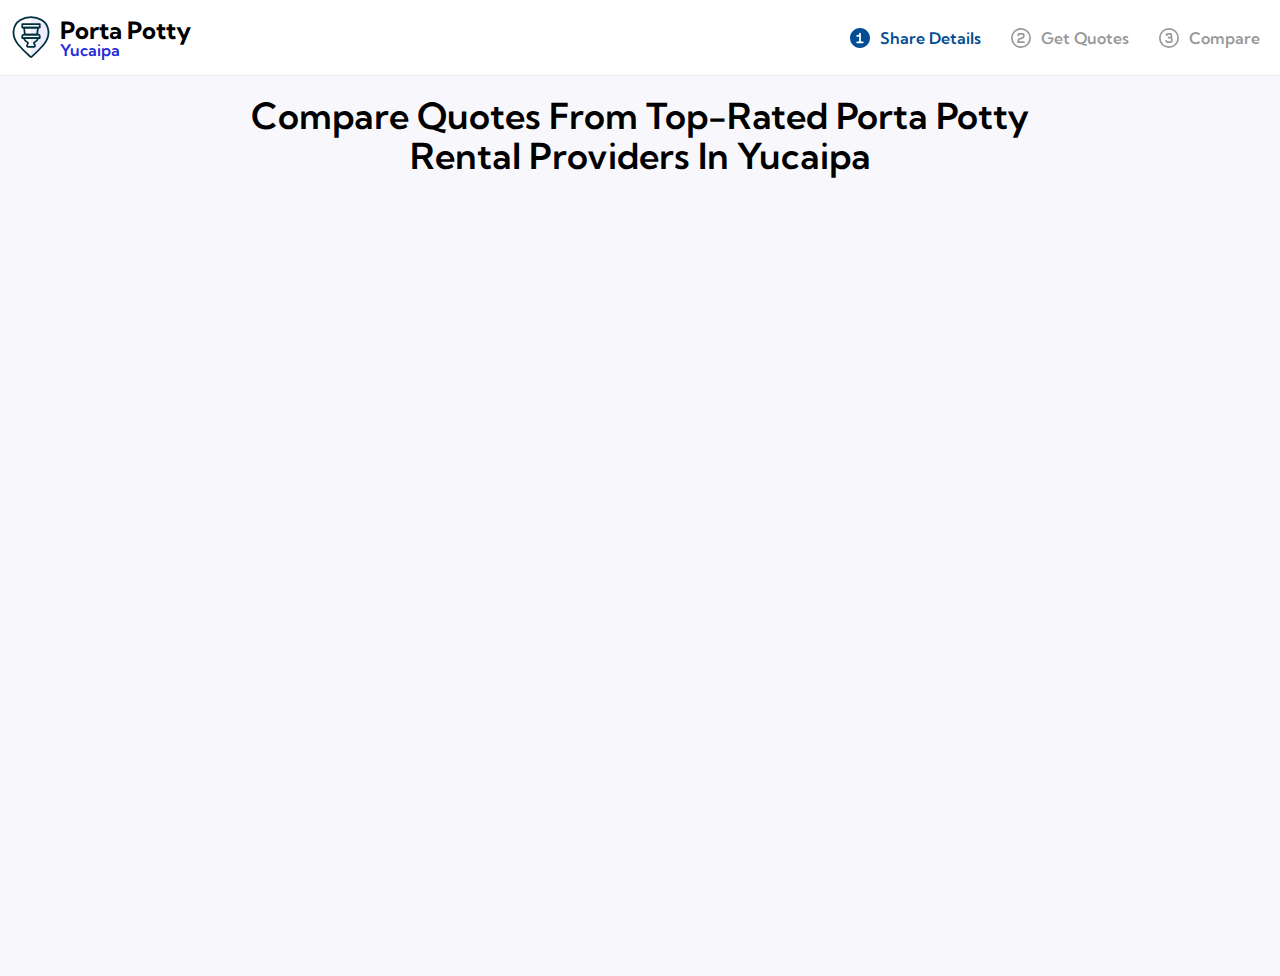
<file: quote/index.html>
<!DOCTYPE html>
<html lang="en-US" prefix="og: https://ogp.me/ns#">
<head>
	<meta charset="UTF-8">
			<style>img:is([sizes="auto" i], [sizes^="auto," i]) { contain-intrinsic-size: 3000px 1500px }</style>
	
<!-- Search Engine Optimization by Rank Math - https://rankmath.com/ -->
<title>Quote</title>
<meta name="description" content="Style Three Pin Toilet Streamline Icon: https://streamlinehq.comstyle-three-pin-toilet">
<meta name="robots" content="follow, index, max-snippet:-1, max-video-preview:-1, max-image-preview:large">
<meta property="og:locale" content="en_US">
<meta property="og:type" content="article">
<meta property="og:title" content="Quote">
<meta property="og:description" content="Style Three Pin Toilet Streamline Icon: https://streamlinehq.comstyle-three-pin-toilet">
<meta property="og:site_name" content="Porta Potty Yucaipa">
<meta property="og:updated_time" content="2025-01-31T04:51:44+00:00">
<meta name="twitter:card" content="summary_large_image">
<meta name="twitter:title" content="Quote">
<meta name="twitter:description" content="Style Three Pin Toilet Streamline Icon: https://streamlinehq.comstyle-three-pin-toilet">
<meta name="twitter:label1" content="Time to read">
<meta name="twitter:data1" content="Less than a minute">
<!-- /Rank Math WordPress SEO plugin -->

<link rel="alternate" type="application/rss+xml" title="Porta Potty Rentals in Yucaipa, CA &raquo; Feed" href="/feed/">
<link rel="alternate" type="application/rss+xml" title="Porta Potty Rentals in Yucaipa, CA &raquo; Comments Feed" href="/comments/feed/">
<script>
window._wpemojiSettings = {"baseUrl":"https:\/\/s.w.org\/images\/core\/emoji\/15.0.3\/72x72\/","ext":".png","svgUrl":"https:\/\/s.w.org\/images\/core\/emoji\/15.0.3\/svg\/","svgExt":".svg","source":{"concatemoji":"\/wp-includes\/js\/wp-emoji-release.min.js?ver=6.7.1"}};
/*! This file is auto-generated */
!function(i,n){var o,s,e;function c(e){try{var t={supportTests:e,timestamp:(new Date).valueOf()};sessionStorage.setItem(o,JSON.stringify(t))}catch(e){}}function p(e,t,n){e.clearRect(0,0,e.canvas.width,e.canvas.height),e.fillText(t,0,0);var t=new Uint32Array(e.getImageData(0,0,e.canvas.width,e.canvas.height).data),r=(e.clearRect(0,0,e.canvas.width,e.canvas.height),e.fillText(n,0,0),new Uint32Array(e.getImageData(0,0,e.canvas.width,e.canvas.height).data));return t.every(function(e,t){return e===r[t]})}function u(e,t,n){switch(t){case"flag":return n(e,"🏳️‍⚧️","🏳️​⚧️")?!1:!n(e,"🇺🇳","🇺​🇳")&&!n(e,"🏴󠁧󠁢󠁥󠁮󠁧󠁿","🏴​󠁧​󠁢​󠁥​󠁮​󠁧​󠁿");case"emoji":return!n(e,"🐦‍⬛","🐦​⬛")}return!1}function f(e,t,n){var r="undefined"!=typeof WorkerGlobalScope&&self instanceof WorkerGlobalScope?new OffscreenCanvas(300,150):i.createElement("canvas"),a=r.getContext("2d",{willReadFrequently:!0}),o=(a.textBaseline="top",a.font="600 32px Arial",{});return e.forEach(function(e){o[e]=t(a,e,n)}),o}function t(e){var t=i.createElement("script");t.src=e,t.defer=!0,i.head.appendChild(t)}"undefined"!=typeof Promise&&(o="wpEmojiSettingsSupports",s=["flag","emoji"],n.supports={everything:!0,everythingExceptFlag:!0},e=new Promise(function(e){i.addEventListener("DOMContentLoaded",e,{once:!0})}),new Promise(function(t){var n=function(){try{var e=JSON.parse(sessionStorage.getItem(o));if("object"==typeof e&&"number"==typeof e.timestamp&&(new Date).valueOf()<e.timestamp+604800&&"object"==typeof e.supportTests)return e.supportTests}catch(e){}return null}();if(!n){if("undefined"!=typeof Worker&&"undefined"!=typeof OffscreenCanvas&&"undefined"!=typeof URL&&URL.createObjectURL&&"undefined"!=typeof Blob)try{var e="postMessage("+f.toString()+"("+[JSON.stringify(s),u.toString(),p.toString()].join(",")+"));",r=new Blob([e],{type:"text/javascript"}),a=new Worker(URL.createObjectURL(r),{name:"wpTestEmojiSupports"});return void(a.onmessage=function(e){c(n=e.data),a.terminate(),t(n)})}catch(e){}c(n=f(s,u,p))}t(n)}).then(function(e){for(var t in e)n.supports[t]=e[t],n.supports.everything=n.supports.everything&&n.supports[t],"flag"!==t&&(n.supports.everythingExceptFlag=n.supports.everythingExceptFlag&&n.supports[t]);n.supports.everythingExceptFlag=n.supports.everythingExceptFlag&&!n.supports.flag,n.DOMReady=!1,n.readyCallback=function(){n.DOMReady=!0}}).then(function(){return e}).then(function(){var e;n.supports.everything||(n.readyCallback(),(e=n.source||{}).concatemoji?t(e.concatemoji):e.wpemoji&&e.twemoji&&(t(e.twemoji),t(e.wpemoji)))}))}((window,document),window._wpemojiSettings);
</script>
<style id="wp-emoji-styles-inline-css">img.wp-smiley, img.emoji {
		display: inline !important;
		border: none !important;
		box-shadow: none !important;
		height: 1em !important;
		width: 1em !important;
		margin: 0 0.07em !important;
		vertical-align: -0.1em !important;
		background: none !important;
		padding: 0 !important;
	}</style>
<style id="rank-math-toc-block-style-inline-css">.wp-block-rank-math-toc-block nav ol{counter-reset:item}.wp-block-rank-math-toc-block nav ol li{display:block}.wp-block-rank-math-toc-block nav ol li:before{content:counters(item, ".") ". ";counter-increment:item}</style>
<style id="rank-math-rich-snippet-style-inline-css">/*!
* Plugin:  Rank Math
* URL: https://rankmath.com/wordpress/plugin/seo-suite/
* Name:  rank-math-review-snippet.css
*/@-webkit-keyframes spin{0%{-webkit-transform:rotate(0deg)}100%{-webkit-transform:rotate(-360deg)}}@keyframes spin{0%{-webkit-transform:rotate(0deg)}100%{-webkit-transform:rotate(-360deg)}}@keyframes bounce{from{-webkit-transform:translateY(0px);transform:translateY(0px)}to{-webkit-transform:translateY(-5px);transform:translateY(-5px)}}@-webkit-keyframes bounce{from{-webkit-transform:translateY(0px);transform:translateY(0px)}to{-webkit-transform:translateY(-5px);transform:translateY(-5px)}}@-webkit-keyframes loading{0%{background-size:20% 50% ,20% 50% ,20% 50%}20%{background-size:20% 20% ,20% 50% ,20% 50%}40%{background-size:20% 100%,20% 20% ,20% 50%}60%{background-size:20% 50% ,20% 100%,20% 20%}80%{background-size:20% 50% ,20% 50% ,20% 100%}100%{background-size:20% 50% ,20% 50% ,20% 50%}}@keyframes loading{0%{background-size:20% 50% ,20% 50% ,20% 50%}20%{background-size:20% 20% ,20% 50% ,20% 50%}40%{background-size:20% 100%,20% 20% ,20% 50%}60%{background-size:20% 50% ,20% 100%,20% 20%}80%{background-size:20% 50% ,20% 50% ,20% 100%}100%{background-size:20% 50% ,20% 50% ,20% 50%}}:root{--rankmath-wp-adminbar-height: 0}#rank-math-rich-snippet-wrapper{overflow:hidden}#rank-math-rich-snippet-wrapper h5.rank-math-title{display:block;font-size:18px;line-height:1.4}#rank-math-rich-snippet-wrapper .rank-math-review-image{float:right;max-width:40%;margin-left:15px}#rank-math-rich-snippet-wrapper .rank-math-review-data{margin-bottom:15px}#rank-math-rich-snippet-wrapper .rank-math-total-wrapper{width:100%;padding:0 0 20px 0;float:left;clear:both;position:relative;-webkit-box-sizing:border-box;box-sizing:border-box}#rank-math-rich-snippet-wrapper .rank-math-total-wrapper .rank-math-total{border:0;display:block;margin:0;width:auto;float:left;text-align:left;padding:0;font-size:24px;line-height:1;font-weight:700;-webkit-box-sizing:border-box;box-sizing:border-box;overflow:hidden}#rank-math-rich-snippet-wrapper .rank-math-total-wrapper .rank-math-review-star{float:left;margin-left:15px;margin-top:5px;position:relative;z-index:99;line-height:1}#rank-math-rich-snippet-wrapper .rank-math-total-wrapper .rank-math-review-star .rank-math-review-result-wrapper{display:inline-block;white-space:nowrap;position:relative;color:#e7e7e7}#rank-math-rich-snippet-wrapper .rank-math-total-wrapper .rank-math-review-star .rank-math-review-result-wrapper .rank-math-review-result{position:absolute;top:0;left:0;overflow:hidden;white-space:nowrap;color:#ffbe01}#rank-math-rich-snippet-wrapper .rank-math-total-wrapper .rank-math-review-star .rank-math-review-result-wrapper i{font-size:18px;-webkit-text-stroke-width:1px;font-style:normal;padding:0 2px;line-height:inherit}#rank-math-rich-snippet-wrapper .rank-math-total-wrapper .rank-math-review-star .rank-math-review-result-wrapper i:before{content:"\2605"}body.rtl #rank-math-rich-snippet-wrapper .rank-math-review-image{float:left;margin-left:0;margin-right:15px}body.rtl #rank-math-rich-snippet-wrapper .rank-math-total-wrapper .rank-math-total{float:right}body.rtl #rank-math-rich-snippet-wrapper .rank-math-total-wrapper .rank-math-review-star{float:right;margin-left:0;margin-right:15px}body.rtl #rank-math-rich-snippet-wrapper .rank-math-total-wrapper .rank-math-review-star .rank-math-review-result{left:auto;right:0}@media screen and (max-width: 480px){#rank-math-rich-snippet-wrapper .rank-math-review-image{display:block;max-width:100%;width:100%;text-align:center;margin-right:0}#rank-math-rich-snippet-wrapper .rank-math-review-data{clear:both}}.clear{clear:both}</style>
<style id="global-styles-inline-css">:root{--wp--preset--aspect-ratio--square: 1;--wp--preset--aspect-ratio--4-3: 4/3;--wp--preset--aspect-ratio--3-4: 3/4;--wp--preset--aspect-ratio--3-2: 3/2;--wp--preset--aspect-ratio--2-3: 2/3;--wp--preset--aspect-ratio--16-9: 16/9;--wp--preset--aspect-ratio--9-16: 9/16;--wp--preset--color--black: #000000;--wp--preset--color--cyan-bluish-gray: #abb8c3;--wp--preset--color--white: #ffffff;--wp--preset--color--pale-pink: #f78da7;--wp--preset--color--vivid-red: #cf2e2e;--wp--preset--color--luminous-vivid-orange: #ff6900;--wp--preset--color--luminous-vivid-amber: #fcb900;--wp--preset--color--light-green-cyan: #7bdcb5;--wp--preset--color--vivid-green-cyan: #00d084;--wp--preset--color--pale-cyan-blue: #8ed1fc;--wp--preset--color--vivid-cyan-blue: #0693e3;--wp--preset--color--vivid-purple: #9b51e0;--wp--preset--gradient--vivid-cyan-blue-to-vivid-purple: linear-gradient(135deg,rgba(6,147,227,1) 0%,rgb(155,81,224) 100%);--wp--preset--gradient--light-green-cyan-to-vivid-green-cyan: linear-gradient(135deg,rgb(122,220,180) 0%,rgb(0,208,130) 100%);--wp--preset--gradient--luminous-vivid-amber-to-luminous-vivid-orange: linear-gradient(135deg,rgba(252,185,0,1) 0%,rgba(255,105,0,1) 100%);--wp--preset--gradient--luminous-vivid-orange-to-vivid-red: linear-gradient(135deg,rgba(255,105,0,1) 0%,rgb(207,46,46) 100%);--wp--preset--gradient--very-light-gray-to-cyan-bluish-gray: linear-gradient(135deg,rgb(238,238,238) 0%,rgb(169,184,195) 100%);--wp--preset--gradient--cool-to-warm-spectrum: linear-gradient(135deg,rgb(74,234,220) 0%,rgb(151,120,209) 20%,rgb(207,42,186) 40%,rgb(238,44,130) 60%,rgb(251,105,98) 80%,rgb(254,248,76) 100%);--wp--preset--gradient--blush-light-purple: linear-gradient(135deg,rgb(255,206,236) 0%,rgb(152,150,240) 100%);--wp--preset--gradient--blush-bordeaux: linear-gradient(135deg,rgb(254,205,165) 0%,rgb(254,45,45) 50%,rgb(107,0,62) 100%);--wp--preset--gradient--luminous-dusk: linear-gradient(135deg,rgb(255,203,112) 0%,rgb(199,81,192) 50%,rgb(65,88,208) 100%);--wp--preset--gradient--pale-ocean: linear-gradient(135deg,rgb(255,245,203) 0%,rgb(182,227,212) 50%,rgb(51,167,181) 100%);--wp--preset--gradient--electric-grass: linear-gradient(135deg,rgb(202,248,128) 0%,rgb(113,206,126) 100%);--wp--preset--gradient--midnight: linear-gradient(135deg,rgb(2,3,129) 0%,rgb(40,116,252) 100%);--wp--preset--font-size--small: 13px;--wp--preset--font-size--medium: 20px;--wp--preset--font-size--large: 36px;--wp--preset--font-size--x-large: 42px;--wp--preset--spacing--20: 0.44rem;--wp--preset--spacing--30: 0.67rem;--wp--preset--spacing--40: 1rem;--wp--preset--spacing--50: 1.5rem;--wp--preset--spacing--60: 2.25rem;--wp--preset--spacing--70: 3.38rem;--wp--preset--spacing--80: 5.06rem;--wp--preset--shadow--natural: 6px 6px 9px rgba(0, 0, 0, 0.2);--wp--preset--shadow--deep: 12px 12px 50px rgba(0, 0, 0, 0.4);--wp--preset--shadow--sharp: 6px 6px 0px rgba(0, 0, 0, 0.2);--wp--preset--shadow--outlined: 6px 6px 0px -3px rgba(255, 255, 255, 1), 6px 6px rgba(0, 0, 0, 1);--wp--preset--shadow--crisp: 6px 6px 0px rgba(0, 0, 0, 1);}:root { --wp--style--global--content-size: 800px;--wp--style--global--wide-size: 1200px; }:where(body) { margin: 0; }.wp-site-blocks > .alignleft { float: left; margin-right: 2em; }.wp-site-blocks > .alignright { float: right; margin-left: 2em; }.wp-site-blocks > .aligncenter { justify-content: center; margin-left: auto; margin-right: auto; }:where(.wp-site-blocks) > * { margin-block-start: 24px; margin-block-end: 0; }:where(.wp-site-blocks) > :first-child { margin-block-start: 0; }:where(.wp-site-blocks) > :last-child { margin-block-end: 0; }:root { --wp--style--block-gap: 24px; }:root :where(.is-layout-flow) > :first-child{margin-block-start: 0;}:root :where(.is-layout-flow) > :last-child{margin-block-end: 0;}:root :where(.is-layout-flow) > *{margin-block-start: 24px;margin-block-end: 0;}:root :where(.is-layout-constrained) > :first-child{margin-block-start: 0;}:root :where(.is-layout-constrained) > :last-child{margin-block-end: 0;}:root :where(.is-layout-constrained) > *{margin-block-start: 24px;margin-block-end: 0;}:root :where(.is-layout-flex){gap: 24px;}:root :where(.is-layout-grid){gap: 24px;}.is-layout-flow > .alignleft{float: left;margin-inline-start: 0;margin-inline-end: 2em;}.is-layout-flow > .alignright{float: right;margin-inline-start: 2em;margin-inline-end: 0;}.is-layout-flow > .aligncenter{margin-left: auto !important;margin-right: auto !important;}.is-layout-constrained > .alignleft{float: left;margin-inline-start: 0;margin-inline-end: 2em;}.is-layout-constrained > .alignright{float: right;margin-inline-start: 2em;margin-inline-end: 0;}.is-layout-constrained > .aligncenter{margin-left: auto !important;margin-right: auto !important;}.is-layout-constrained > :where(:not(.alignleft):not(.alignright):not(.alignfull)){max-width: var(--wp--style--global--content-size);margin-left: auto !important;margin-right: auto !important;}.is-layout-constrained > .alignwide{max-width: var(--wp--style--global--wide-size);}body .is-layout-flex{display: flex;}.is-layout-flex{flex-wrap: wrap;align-items: center;}.is-layout-flex > :is(*, div){margin: 0;}body .is-layout-grid{display: grid;}.is-layout-grid > :is(*, div){margin: 0;}body{padding-top: 0px;padding-right: 0px;padding-bottom: 0px;padding-left: 0px;}a:where(:not(.wp-element-button)){text-decoration: underline;}:root :where(.wp-element-button, .wp-block-button__link){background-color: #32373c;border-width: 0;color: #fff;font-family: inherit;font-size: inherit;line-height: inherit;padding: calc(0.667em + 2px) calc(1.333em + 2px);text-decoration: none;}.has-black-color{color: var(--wp--preset--color--black) !important;}.has-cyan-bluish-gray-color{color: var(--wp--preset--color--cyan-bluish-gray) !important;}.has-white-color{color: var(--wp--preset--color--white) !important;}.has-pale-pink-color{color: var(--wp--preset--color--pale-pink) !important;}.has-vivid-red-color{color: var(--wp--preset--color--vivid-red) !important;}.has-luminous-vivid-orange-color{color: var(--wp--preset--color--luminous-vivid-orange) !important;}.has-luminous-vivid-amber-color{color: var(--wp--preset--color--luminous-vivid-amber) !important;}.has-light-green-cyan-color{color: var(--wp--preset--color--light-green-cyan) !important;}.has-vivid-green-cyan-color{color: var(--wp--preset--color--vivid-green-cyan) !important;}.has-pale-cyan-blue-color{color: var(--wp--preset--color--pale-cyan-blue) !important;}.has-vivid-cyan-blue-color{color: var(--wp--preset--color--vivid-cyan-blue) !important;}.has-vivid-purple-color{color: var(--wp--preset--color--vivid-purple) !important;}.has-black-background-color{background-color: var(--wp--preset--color--black) !important;}.has-cyan-bluish-gray-background-color{background-color: var(--wp--preset--color--cyan-bluish-gray) !important;}.has-white-background-color{background-color: var(--wp--preset--color--white) !important;}.has-pale-pink-background-color{background-color: var(--wp--preset--color--pale-pink) !important;}.has-vivid-red-background-color{background-color: var(--wp--preset--color--vivid-red) !important;}.has-luminous-vivid-orange-background-color{background-color: var(--wp--preset--color--luminous-vivid-orange) !important;}.has-luminous-vivid-amber-background-color{background-color: var(--wp--preset--color--luminous-vivid-amber) !important;}.has-light-green-cyan-background-color{background-color: var(--wp--preset--color--light-green-cyan) !important;}.has-vivid-green-cyan-background-color{background-color: var(--wp--preset--color--vivid-green-cyan) !important;}.has-pale-cyan-blue-background-color{background-color: var(--wp--preset--color--pale-cyan-blue) !important;}.has-vivid-cyan-blue-background-color{background-color: var(--wp--preset--color--vivid-cyan-blue) !important;}.has-vivid-purple-background-color{background-color: var(--wp--preset--color--vivid-purple) !important;}.has-black-border-color{border-color: var(--wp--preset--color--black) !important;}.has-cyan-bluish-gray-border-color{border-color: var(--wp--preset--color--cyan-bluish-gray) !important;}.has-white-border-color{border-color: var(--wp--preset--color--white) !important;}.has-pale-pink-border-color{border-color: var(--wp--preset--color--pale-pink) !important;}.has-vivid-red-border-color{border-color: var(--wp--preset--color--vivid-red) !important;}.has-luminous-vivid-orange-border-color{border-color: var(--wp--preset--color--luminous-vivid-orange) !important;}.has-luminous-vivid-amber-border-color{border-color: var(--wp--preset--color--luminous-vivid-amber) !important;}.has-light-green-cyan-border-color{border-color: var(--wp--preset--color--light-green-cyan) !important;}.has-vivid-green-cyan-border-color{border-color: var(--wp--preset--color--vivid-green-cyan) !important;}.has-pale-cyan-blue-border-color{border-color: var(--wp--preset--color--pale-cyan-blue) !important;}.has-vivid-cyan-blue-border-color{border-color: var(--wp--preset--color--vivid-cyan-blue) !important;}.has-vivid-purple-border-color{border-color: var(--wp--preset--color--vivid-purple) !important;}.has-vivid-cyan-blue-to-vivid-purple-gradient-background{background: var(--wp--preset--gradient--vivid-cyan-blue-to-vivid-purple) !important;}.has-light-green-cyan-to-vivid-green-cyan-gradient-background{background: var(--wp--preset--gradient--light-green-cyan-to-vivid-green-cyan) !important;}.has-luminous-vivid-amber-to-luminous-vivid-orange-gradient-background{background: var(--wp--preset--gradient--luminous-vivid-amber-to-luminous-vivid-orange) !important;}.has-luminous-vivid-orange-to-vivid-red-gradient-background{background: var(--wp--preset--gradient--luminous-vivid-orange-to-vivid-red) !important;}.has-very-light-gray-to-cyan-bluish-gray-gradient-background{background: var(--wp--preset--gradient--very-light-gray-to-cyan-bluish-gray) !important;}.has-cool-to-warm-spectrum-gradient-background{background: var(--wp--preset--gradient--cool-to-warm-spectrum) !important;}.has-blush-light-purple-gradient-background{background: var(--wp--preset--gradient--blush-light-purple) !important;}.has-blush-bordeaux-gradient-background{background: var(--wp--preset--gradient--blush-bordeaux) !important;}.has-luminous-dusk-gradient-background{background: var(--wp--preset--gradient--luminous-dusk) !important;}.has-pale-ocean-gradient-background{background: var(--wp--preset--gradient--pale-ocean) !important;}.has-electric-grass-gradient-background{background: var(--wp--preset--gradient--electric-grass) !important;}.has-midnight-gradient-background{background: var(--wp--preset--gradient--midnight) !important;}.has-small-font-size{font-size: var(--wp--preset--font-size--small) !important;}.has-medium-font-size{font-size: var(--wp--preset--font-size--medium) !important;}.has-large-font-size{font-size: var(--wp--preset--font-size--large) !important;}.has-x-large-font-size{font-size: var(--wp--preset--font-size--x-large) !important;}
:root :where(.wp-block-pullquote){font-size: 1.5em;line-height: 1.6;}</style>
<link rel="stylesheet" id="hello-elementor-css" href="/wp-content/themes/hello-elementor/style.min.css?ver=3.2.1" media="all">
<link rel="stylesheet" id="hello-elementor-theme-style-css" href="/wp-content/themes/hello-elementor/theme.min.css?ver=3.2.1" media="all">
<link rel="stylesheet" id="hello-elementor-header-footer-css" href="/wp-content/themes/hello-elementor/header-footer.min.css?ver=3.2.1" media="all">
<link rel="stylesheet" id="elementor-frontend-css" href="/wp-content/plugins/elementor/assets/css/frontend.min.css?ver=3.26.5" media="all">
<link rel="stylesheet" id="elementor-post-7-css" href="/wp-content/uploads/elementor/css/post-7.css?ver=1738264329" media="all">
<link rel="stylesheet" id="widget-heading-css" href="/wp-content/plugins/elementor/assets/css/widget-heading.min.css?ver=3.26.5" media="all">
<link rel="stylesheet" id="widget-icon-list-css" href="/wp-content/plugins/elementor/assets/css/widget-icon-list.min.css?ver=3.26.5" media="all">
<link rel="stylesheet" id="elementor-post-171-css" href="/wp-content/uploads/elementor/css/post-171.css?ver=1738299111" media="all">
<link rel="stylesheet" id="google-fonts-1-css" href="https://fonts.googleapis.com/css?family=Kumbh+Sans%3A100%2C100italic%2C200%2C200italic%2C300%2C300italic%2C400%2C400italic%2C500%2C500italic%2C600%2C600italic%2C700%2C700italic%2C800%2C800italic%2C900%2C900italic&#038;display=swap&#038;ver=6.7.1" media="all">
<link rel="preconnect" href="https://fonts.gstatic.com/" crossorigin>
<script id="breeze-prefetch-js-extra">var breeze_prefetch = {"local_url":"","ignore_remote_prefetch":"1","ignore_list":["wp-admin","wp-login.php"]};</script>
<script src="/wp-content/plugins/breeze/assets/js/js-front-end/breeze-prefetch-links.min.js?ver=2.2.1" id="breeze-prefetch-js"></script>
<link rel="https://api.w.org/" href="/wp-json/">
<link rel="alternate" title="JSON" type="application/json" href="/wp-json/wp/v2/pages/171">
<link rel="EditURI" type="application/rsd+xml" title="RSD" href="/xmlrpc.php?rsd">
<meta name="generator" content="WordPress 6.7.1">
<link rel="shortlink" href="/?p=171">
<link rel="alternate" title="oEmbed (JSON)" type="application/json+oembed" href="/wp-json/oembed/1.0/embed?url=https%3A%2F%2F%2Fquote%2F">
<link rel="alternate" title="oEmbed (XML)" type="text/xml+oembed" href="/wp-json/oembed/1.0/embed?url=https%3A%2F%2F%2Fquote%2F#038;format=xml">
<script async defer src="https://app.visitortracking.com/assets/js/tracer.js"></script>
<script>function init_tracer() { 
   var tracer = new Tracer({  
   websiteId : "fb5f4196-71fc-4065-b823-f34758675cf7",  
   async : true, 
   debug : false }); 
 }</script>
<style>/* CSS added by Hide Metadata Plugin */

.entry-meta .byline:before,
			.entry-header .entry-meta span.byline:before,
			.entry-meta .byline:after,
			.entry-header .entry-meta span.byline:after,
			.single .byline, .group-blog .byline,
			.entry-meta .byline,
			.entry-header .entry-meta > span.byline,
			.entry-meta .author.vcard  {
				content: '';
				display: none;
				margin: 0;
			}</style>
<meta name="generator" content="Elementor 3.26.5; features: e_font_icon_svg, additional_custom_breakpoints, e_element_cache; settings: css_print_method-external, google_font-enabled, font_display-swap">
			<style>.e-con.e-parent:nth-of-type(n+4):not(.e-lazyloaded):not(.e-no-lazyload),
				.e-con.e-parent:nth-of-type(n+4):not(.e-lazyloaded):not(.e-no-lazyload) * {
					background-image: none !important;
				}
				@media screen and (max-height: 1024px) {
					.e-con.e-parent:nth-of-type(n+3):not(.e-lazyloaded):not(.e-no-lazyload),
					.e-con.e-parent:nth-of-type(n+3):not(.e-lazyloaded):not(.e-no-lazyload) * {
						background-image: none !important;
					}
				}
				@media screen and (max-height: 640px) {
					.e-con.e-parent:nth-of-type(n+2):not(.e-lazyloaded):not(.e-no-lazyload),
					.e-con.e-parent:nth-of-type(n+2):not(.e-lazyloaded):not(.e-no-lazyload) * {
						background-image: none !important;
					}
				}</style>
			<link rel="icon" href="/wp-content/uploads/2025/01/Style-Three-Pin-Toilet-Streamline-Ultimate.svg" sizes="32x32">
<link rel="icon" href="/wp-content/uploads/2025/01/Style-Three-Pin-Toilet-Streamline-Ultimate.svg" sizes="192x192">
<link rel="apple-touch-icon" href="/wp-content/uploads/2025/01/Style-Three-Pin-Toilet-Streamline-Ultimate.svg">
<meta name="msapplication-TileImage" content="/wp-content/uploads/2025/01/Style-Three-Pin-Toilet-Streamline-Ultimate.svg">
	<meta name="viewport" content="width=device-width, initial-scale=1.0, viewport-fit=cover">
</head>
<body class="page-template page-template-elementor_canvas page page-id-171 wp-embed-responsive elementor-default elementor-template-canvas elementor-kit-7 elementor-page elementor-page-171">
			<div data-elementor-type="wp-page" data-elementor-id="171" class="elementor elementor-171" data-elementor-post-type="page">
				<div class="elementor-element elementor-element-0dd2b97 e-flex e-con-boxed e-con e-parent" data-id="0dd2b97" data-element_type="container">
					<div class="e-con-inner">
				<div class="elementor-element elementor-element-5dfad92 elementor-view-default elementor-widget elementor-widget-icon" data-id="5dfad92" data-element_type="widget" data-widget_type="icon.default">
				<div class="elementor-widget-container">
							<div class="elementor-icon-wrapper">
			<a class="elementor-icon" href="/">
			<svg xmlns="http://www.w3.org/2000/svg" viewbox="0 0 24 24" id="Style-Three-Pin-Toilet--Streamline-Ultimate" height="24" width="24"><desc>Style Three Pin Toilet Streamline Icon: https://streamlinehq.com</desc><defs></defs><title>style-three-pin-toilet</title>
<path d="M12 0.574a11.38 11.38 0 0 1 6.112 1.77c4.75 3.011 5.1 9.23 1.315 13.777a59.3 59.3 0 0 1 -7.106 7.188 0.5 0.5 0 0 1 -0.642 0 59.333 59.333 0 0 1 -7.106 -7.189C0.789 11.574 1.138 5.355 5.888 2.344A11.38 11.38 0 0 1 12 0.574Z" fill="#ecedff" stroke-width="1"></path><path d="M12 0.574a11.38 11.38 0 0 0 -6.112 1.77c-4.75 3.011 -5.1 9.23 -1.315 13.777a59.333 59.333 0 0 0 7.106 7.189 0.5 0.5 0 0 0 0.321 0.116Z" fill="#ffffff" stroke-width="1"></path><path d="M12 0.574a11.38 11.38 0 0 1 6.112 1.77c4.75 3.011 5.1 9.23 1.315 13.777a59.333 59.333 0 0 1 -7.106 7.189 0.5 0.5 0 0 1 -0.642 0 59.3 59.3 0 0 1 -7.106 -7.188C0.789 11.574 1.138 5.355 5.888 2.344A11.38 11.38 0 0 1 12 0.574Z" stroke="#00303e" stroke-linecap="round" stroke-linejoin="round" fill="none" stroke-width="1"></path><path d="M7.756 12.575a4.514 4.514 0 0 0 2.574 2.679l-0.591 1.652a0.5 0.5 0 0 0 0.471 0.669h3.58a0.5 0.5 0 0 0 0.471 -0.669l-0.591 -1.652a4.514 4.514 0 0 0 2.574 -2.679Z" fill="#ecedff" stroke-width="1"></path><path d="m16 6.575 -0.5 4 -7 0 -0.5 -4 8 0z" fill="#ecedff" stroke-width="1"></path><path d="m12 6.575 -4 0 0.5 4 3.5 0 0 -4z" fill="#ffffff" stroke-width="1"></path><path d="M12 12.575H7.756a4.514 4.514 0 0 0 2.574 2.679l-0.591 1.652a0.5 0.5 0 0 0 0.471 0.669H12Z" fill="#ffffff" stroke-width="1"></path><path d="M7 4.575h10v2H7Z" stroke="#00303e" stroke-linecap="round" stroke-linejoin="round" fill="#ffffff" stroke-width="1"></path><path d="M17 12.575H7v-1a1 1 0 0 1 1 -1h8a1 1 0 0 1 1 1Z" stroke="#00303e" stroke-linecap="round" stroke-linejoin="round" fill="#ffffff" stroke-width="1"></path><path d="m16 6.575 -0.5 4 -7 0 -0.5 -4 8 0z" stroke="#00303e" stroke-linecap="round" stroke-linejoin="round" fill="none" stroke-width="1"></path><path d="M7.756 12.575a4.514 4.514 0 0 0 2.574 2.679l-0.591 1.652a0.5 0.5 0 0 0 0.471 0.669h3.58a0.5 0.5 0 0 0 0.471 -0.669l-0.591 -1.652a4.514 4.514 0 0 0 2.574 -2.679Z" stroke="#00303e" stroke-linecap="round" stroke-linejoin="round" fill="none" stroke-width="1"></path></svg>			</a>
		</div>
						</div>
				</div>
		<div class="elementor-element elementor-element-40554f6 e-con-full e-flex e-con e-child" data-id="40554f6" data-element_type="container">
				<div class="elementor-element elementor-element-7678a99 elementor-widget elementor-widget-heading" data-id="7678a99" data-element_type="widget" data-widget_type="heading.default">
				<div class="elementor-widget-container">
					<h2 class="elementor-heading-title elementor-size-default"><a href="/">Porta Potty</a></h2>				</div>
				</div>
				<div class="elementor-element elementor-element-d629a1c elementor-widget elementor-widget-heading" data-id="d629a1c" data-element_type="widget" data-widget_type="heading.default">
				<div class="elementor-widget-container">
					<h2 class="elementor-heading-title elementor-size-default"><a href="/">Yucaipa</a></h2>				</div>
				</div>
				</div>
		<div class="elementor-element elementor-element-8ed4cb8 e-con-full e-flex e-con e-child" data-id="8ed4cb8" data-element_type="container">
				<div class="elementor-element elementor-element-37407a7 elementor-icon-list--layout-inline elementor-mobile-align-center elementor-list-item-link-full_width elementor-widget elementor-widget-icon-list" data-id="37407a7" data-element_type="widget" data-widget_type="icon-list.default">
				<div class="elementor-widget-container">
							<ul class="elementor-icon-list-items elementor-inline-items">
							<li class="elementor-icon-list-item elementor-inline-item">
											<span class="elementor-icon-list-icon">
							<svg xmlns="http://www.w3.org/2000/svg" fill="none" viewbox="0 0 24 24" id="Number-One-Circle--Streamline-Core" height="24" width="24"><desc>Number One Circle Streamline Icon: https://streamlinehq.com</desc><g id="number-one-circle--number-one-circle-mathematics-equation-text"><path id="Subtract" fill="#024d94" fill-rule="evenodd" d="M12 24c6.627428571428571 0 12 -5.372571428571428 12 -12 0 -6.6274114285714285 -5.372571428571428 -12 -12 -12 -6.6274114285714285 0 -12 5.3725885714285715 -12 12 0 6.627428571428571 5.3725885714285715 12 12 12Zm1.0714285714285714 -17.142857142857142c0 -0.5917371428571429 -0.47969142857142855 -1.0714285714285714 -1.0714285714285714 -1.0714285714285714s-1.0714285714285714 0.47969142857142855 -1.0714285714285714 1.0714285714285714c0 0.8284285714285714 -0.6715714285714285 1.5 -1.5 1.5H8.571428571428571c-0.5917371428571429 0 -1.0714285714285714 0.47969142857142855 -1.0714285714285714 1.0714285714285714s0.47969142857142855 1.0714285714285714 1.0714285714285714 1.0714285714285714h0.8571428571428571c0.5347371428571428 0 1.04256 -0.11521714285714287 1.5 -0.3221657142857143l0 5.893594285714285H8.571428571428571c-0.5917371428571429 0 -1.0714285714285714 0.47969142857142855 -1.0714285714285714 1.0714285714285714 0 0.5917714285714285 0.47969142857142855 1.0714285714285714 1.0714285714285714 1.0714285714285714h6.857142857142857c0.5917371428571429 0 1.0714285714285714 -0.47965714285714284 1.0714285714285714 -1.0714285714285714 0 -0.5917371428571429 -0.47969142857142855 -1.0714285714285714 -1.0714285714285714 -1.0714285714285714H13.071428571428571l0 -9.214285714285714Z" clip-rule="evenodd" stroke-width="1.7143"></path></g></svg>						</span>
										<span class="elementor-icon-list-text">Share Details</span>
									</li>
								<li class="elementor-icon-list-item elementor-inline-item">
											<span class="elementor-icon-list-icon">
							<svg xmlns="http://www.w3.org/2000/svg" fill="none" viewbox="0 0 24 24" id="Number-Two-Circle--Streamline-Sharp" height="24" width="24"><desc>Number Two Circle Streamline Icon: https://streamlinehq.com</desc><g id="number-two-circle--number-two-circle-mathematics-equation-text"><path id="Vector 3" stroke="#000000" d="M16.3329 16.9989H8.66797l0 -2.1016c0 -0.5793 0.34291 -1.1032 0.87358 -1.3354l4.91785 -2.1515c0.5306 -0.2322 0.8735 -0.7561 0.8735 -1.3353V8.45896c0 -0.80521 -0.6527 -1.4575 -1.4579 -1.4575h-3.7491c-0.80518 0 -1.45793 0.65276 -1.45793 1.45797v1.04278" stroke-width="2"></path><path id="Ellipse 7" stroke="#000000" d="M1 12c0 2.9174 1.15893 5.7153 3.22183 7.7782S9.08262 23 12 23c2.9174 0 5.7153 -1.1589 7.7782 -3.2218S23 14.9174 23 12c0 -2.91738 -1.1589 -5.71527 -3.2218 -7.77817S14.9174 1 12 1C9.08262 1 6.28473 2.15893 4.22183 4.22183S1 9.08262 1 12Z" stroke-width="2"></path></g></svg>						</span>
										<span class="elementor-icon-list-text">Get Quotes</span>
									</li>
								<li class="elementor-icon-list-item elementor-inline-item">
											<span class="elementor-icon-list-icon">
							<svg xmlns="http://www.w3.org/2000/svg" fill="none" viewbox="0 0 24 24" id="Number-Three-Circle--Streamline-Sharp.svg" height="24" width="24"><desc>Number Three Circle Streamline Icon: https://streamlinehq.com</desc><g id="number-three-circle--number-three-circle-mathematics-equation-text"><path id="Vector" stroke="#000000" d="m10.6505 11.5835 2.8081 0m0 0 0.4162 0c0.8052 0 1.458 0.6524 1.458 1.4576l0 2.4997c0 0.8052 -0.6528 1.4579 -1.458 1.4579l-3.7489 0c-0.80519 0 -1.45793 -0.6527 -1.45793 -1.4579v-1.0414m4.79063 -2.9159c0.8052 0 1.4576 -0.6526 1.4576 -1.4578V8.45935c0 -0.80519 -0.6527 -1.45789 -1.4579 -1.45789l-2.9159 0.00001c-0.80515 0 -1.45788 0.65274 -1.45788 1.45793v1.04275" stroke-width="2"></path><path id="Ellipse 7" stroke="#000000" d="M1 12c0 2.9174 1.15893 5.7153 3.22183 7.7782S9.08262 23 12 23c2.9174 0 5.7153 -1.1589 7.7782 -3.2218S23 14.9174 23 12c0 -2.91738 -1.1589 -5.71527 -3.2218 -7.77817S14.9174 1 12 1C9.08262 1 6.28473 2.15893 4.22183 4.22183S1 9.08262 1 12Z" stroke-width="2"></path></g></svg>						</span>
										<span class="elementor-icon-list-text">Compare</span>
									</li>
						</ul>
						</div>
				</div>
				</div>
					</div>
				</div>
		<div class="elementor-element elementor-element-fe2e7e1 e-flex e-con-boxed e-con e-parent" data-id="fe2e7e1" data-element_type="container" data-settings="{&quot;background_background&quot;:&quot;classic&quot;}">
					<div class="e-con-inner">
		<div class="elementor-element elementor-element-e7d98dc e-con-full e-flex e-con e-child" data-id="e7d98dc" data-element_type="container">
				<div class="elementor-element elementor-element-a070ef7 elementor-widget elementor-widget-heading" data-id="a070ef7" data-element_type="widget" data-widget_type="heading.default">
				<div class="elementor-widget-container">
					<h1 class="elementor-heading-title elementor-size-default">Compare quotes from top-rated porta potty rental providers in Yucaipa</h1>				</div>
				</div>
				<div class="elementor-element elementor-element-6ddf3f1 elementor-widget__width-initial elementor-widget elementor-widget-html" data-id="6ddf3f1" data-element_type="widget" data-widget_type="html.default">
				<div class="elementor-widget-container">
					<div id="formTargetDiv"></div>
<script src="//efw.360connect.com/widget.js?v=3"></script><script type="text/javascript">efwCreate({ targetElementId: 'formTargetDiv', category: 'Portable Restroom Solutions', campaignId: '0FE4C976-54EC-48BB-A6F4-E16BF1BA3571', valueProp: false, redirectUrl: 'https://porta-potty-rentals-yucaipa.capotty.com/thank-you/', autoResize: true, skin: '4', affData1: '', affData2: '', affData3: '', affData4: '', affData5: '' });</script>				</div>
				</div>
				</div>
					</div>
				</div>
				</div>
		        <span class="ssp-id" style="display:none">171</span>
					<script type="text/javascript">const lazyloadRunObserver = () => {
					const lazyloadBackgrounds = document.querySelectorAll( `.e-con.e-parent:not(.e-lazyloaded)` );
					const lazyloadBackgroundObserver = new IntersectionObserver( ( entries ) => {
						entries.forEach( ( entry ) => {
							if ( entry.isIntersecting ) {
								let lazyloadBackground = entry.target;
								if( lazyloadBackground ) {
									lazyloadBackground.classList.add( 'e-lazyloaded' );
								}
								lazyloadBackgroundObserver.unobserve( entry.target );
							}
						});
					}, { rootMargin: '200px 0px 200px 0px' } );
					lazyloadBackgrounds.forEach( ( lazyloadBackground ) => {
						lazyloadBackgroundObserver.observe( lazyloadBackground );
					} );
				};
				const events = [
					'DOMContentLoaded',
					'elementor/lazyload/observe',
				];
				events.forEach( ( event ) => {
					document.addEventListener( event, lazyloadRunObserver );
				} );</script>
			<script src="/wp-content/themes/hello-elementor/assets/js/hello-frontend.min.js?ver=3.2.1" id="hello-theme-frontend-js"></script>
<script src="/wp-content/plugins/elementor-pro/assets/js/webpack-pro.runtime.min.js?ver=3.26.3" id="elementor-pro-webpack-runtime-js"></script>
<script src="/wp-content/plugins/elementor/assets/js/webpack.runtime.min.js?ver=3.26.5" id="elementor-webpack-runtime-js"></script>
<script src="/wp-includes/js/jquery/jquery.min.js?ver=3.7.1" id="jquery-core-js"></script>
<script src="/wp-includes/js/jquery/jquery-migrate.min.js?ver=3.4.1" id="jquery-migrate-js"></script>
<script src="/wp-content/plugins/elementor/assets/js/frontend-modules.min.js?ver=3.26.5" id="elementor-frontend-modules-js"></script>
<script src="/wp-includes/js/dist/hooks.min.js?ver=4d63a3d491d11ffd8ac6" id="wp-hooks-js"></script>
<script src="/wp-includes/js/dist/i18n.min.js?ver=5e580eb46a90c2b997e6" id="wp-i18n-js"></script>
<script id="wp-i18n-js-after">
wp.i18n.setLocaleData( { 'text directionltr': [ 'ltr' ] } );
</script>
<script id="elementor-pro-frontend-js-before">var ElementorProFrontendConfig = {"ajaxurl":"\/wp-admin\/admin-ajax.php","nonce":"dcca6fdfd7","urls":{"assets":"\/wp-content\/plugins\/elementor-pro\/assets\/","rest":"\/wp-json\/"},"settings":{"lazy_load_background_images":true},"popup":{"hasPopUps":false},"shareButtonsNetworks":{"facebook":{"title":"Facebook","has_counter":true},"twitter":{"title":"Twitter"},"linkedin":{"title":"LinkedIn","has_counter":true},"pinterest":{"title":"Pinterest","has_counter":true},"reddit":{"title":"Reddit","has_counter":true},"vk":{"title":"VK","has_counter":true},"odnoklassniki":{"title":"OK","has_counter":true},"tumblr":{"title":"Tumblr"},"digg":{"title":"Digg"},"skype":{"title":"Skype"},"stumbleupon":{"title":"StumbleUpon","has_counter":true},"mix":{"title":"Mix"},"telegram":{"title":"Telegram"},"pocket":{"title":"Pocket","has_counter":true},"xing":{"title":"XING","has_counter":true},"whatsapp":{"title":"WhatsApp"},"email":{"title":"Email"},"print":{"title":"Print"},"x-twitter":{"title":"X"},"threads":{"title":"Threads"}},"facebook_sdk":{"lang":"en_US","app_id":""},"lottie":{"defaultAnimationUrl":"\/wp-content\/plugins\/elementor-pro\/modules\/lottie\/assets\/animations\/default.json"}};</script>
<script src="/wp-content/plugins/elementor-pro/assets/js/frontend.min.js?ver=3.26.3" id="elementor-pro-frontend-js"></script>
<script src="/wp-includes/js/jquery/ui/core.min.js?ver=1.13.3" id="jquery-ui-core-js"></script>
<script id="elementor-frontend-js-before">var elementorFrontendConfig = {"environmentMode":{"edit":false,"wpPreview":false,"isScriptDebug":false},"i18n":{"shareOnFacebook":"Share on Facebook","shareOnTwitter":"Share on Twitter","pinIt":"Pin it","download":"Download","downloadImage":"Download image","fullscreen":"Fullscreen","zoom":"Zoom","share":"Share","playVideo":"Play Video","previous":"Previous","next":"Next","close":"Close","a11yCarouselPrevSlideMessage":"Previous slide","a11yCarouselNextSlideMessage":"Next slide","a11yCarouselFirstSlideMessage":"This is the first slide","a11yCarouselLastSlideMessage":"This is the last slide","a11yCarouselPaginationBulletMessage":"Go to slide"},"is_rtl":false,"breakpoints":{"xs":0,"sm":480,"md":768,"lg":1025,"xl":1440,"xxl":1600},"responsive":{"breakpoints":{"mobile":{"label":"Mobile Portrait","value":767,"default_value":767,"direction":"max","is_enabled":true},"mobile_extra":{"label":"Mobile Landscape","value":880,"default_value":880,"direction":"max","is_enabled":false},"tablet":{"label":"Tablet Portrait","value":1024,"default_value":1024,"direction":"max","is_enabled":true},"tablet_extra":{"label":"Tablet Landscape","value":1200,"default_value":1200,"direction":"max","is_enabled":false},"laptop":{"label":"Laptop","value":1366,"default_value":1366,"direction":"max","is_enabled":false},"widescreen":{"label":"Widescreen","value":2400,"default_value":2400,"direction":"min","is_enabled":false}},"hasCustomBreakpoints":false},"version":"3.26.5","is_static":false,"experimentalFeatures":{"e_font_icon_svg":true,"additional_custom_breakpoints":true,"container":true,"e_swiper_latest":true,"e_nested_atomic_repeaters":true,"e_onboarding":true,"e_css_smooth_scroll":true,"theme_builder_v2":true,"hello-theme-header-footer":true,"home_screen":true,"nested-elements":true,"editor_v2":true,"e_element_cache":true,"link-in-bio":true,"floating-buttons":true,"launchpad-checklist":true},"urls":{"assets":"\/wp-content\/plugins\/elementor\/assets\/","ajaxurl":"\/wp-admin\/admin-ajax.php","uploadUrl":"\/wp-content\/uploads"},"nonces":{"floatingButtonsClickTracking":"d7382abb35"},"swiperClass":"swiper","settings":{"page":[],"editorPreferences":[]},"kit":{"active_breakpoints":["viewport_mobile","viewport_tablet"],"global_image_lightbox":"yes","lightbox_enable_counter":"yes","lightbox_enable_fullscreen":"yes","lightbox_enable_zoom":"yes","lightbox_enable_share":"yes","lightbox_title_src":"title","lightbox_description_src":"description","hello_header_logo_type":"title","hello_header_menu_layout":"horizontal","hello_footer_logo_type":"logo"},"post":{"id":171,"title":"Quote","excerpt":"","featuredImage":false}};</script>
<script src="/wp-content/plugins/elementor/assets/js/frontend.min.js?ver=3.26.5" id="elementor-frontend-js"></script>
<script src="/wp-content/plugins/elementor-pro/assets/js/elements-handlers.min.js?ver=3.26.3" id="pro-elements-handlers-js"></script>
	</body>


<!-- plugin=object-cache-pro client=phpredis metric#hits=1811 metric#misses=220 metric#hit-ratio=89.2 metric#bytes=243570 metric#prefetches=0 metric#store-reads=259 metric#store-writes=4 metric#store-hits=47 metric#store-misses=212 metric#sql-queries=6 metric#ms-total=153.76 metric#ms-cache=28.83 metric#ms-cache-avg=0.1100 metric#ms-cache-ratio=18.8 -->
</html>
</file>
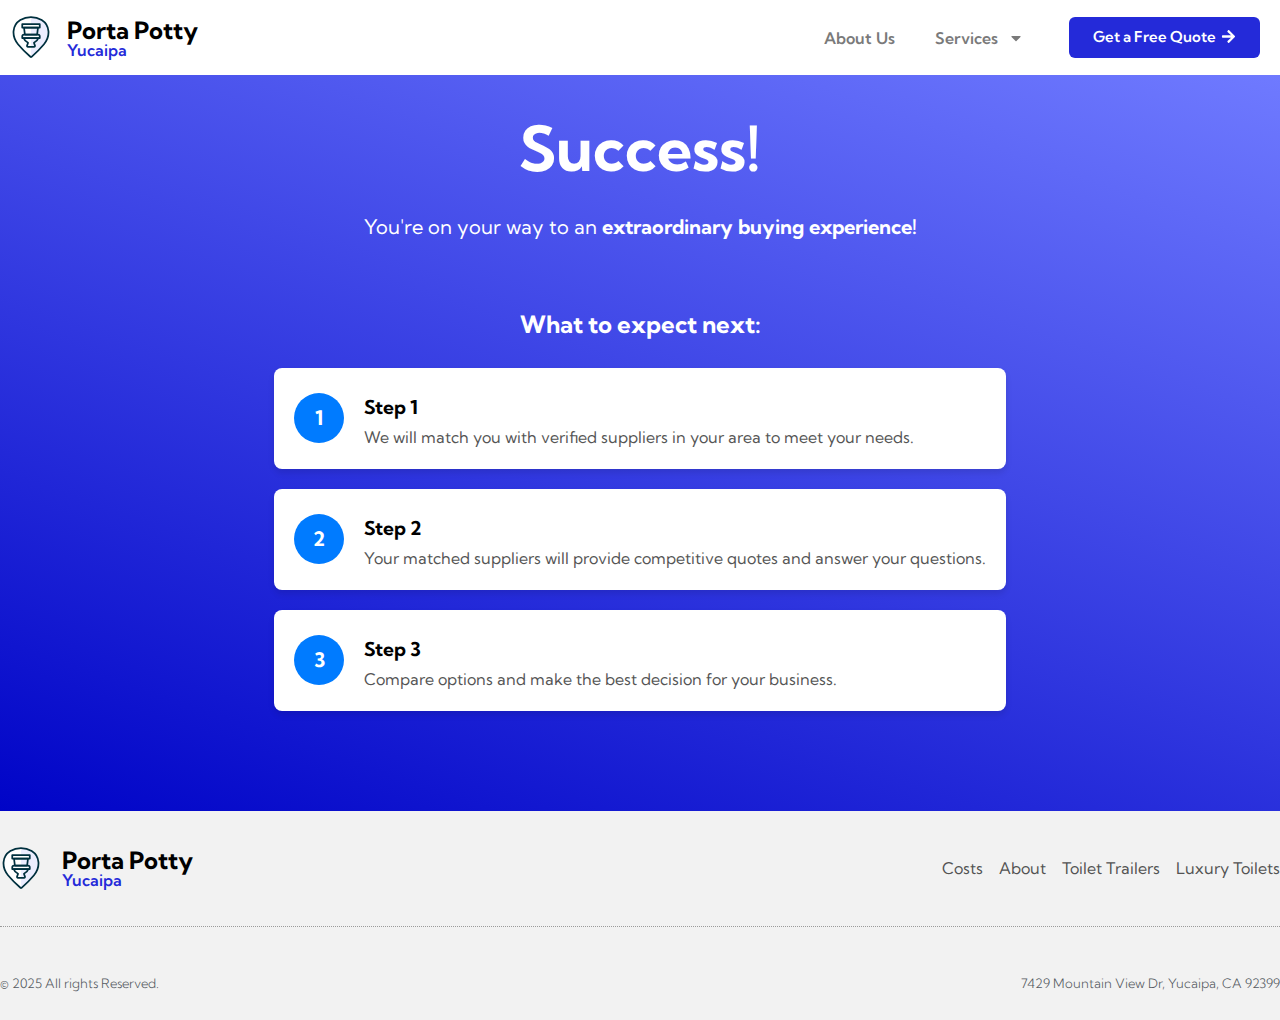
<file: thank-you/index.html>
<!DOCTYPE html>
<html lang="en-US" prefix="og: https://ogp.me/ns#">
<head>
	<meta charset="UTF-8">
	<meta name="viewport" content="width=device-width, initial-scale=1">
	<link rel="profile" href="https://gmpg.org/xfn/11">
		<style>img:is([sizes="auto" i], [sizes^="auto," i]) { contain-intrinsic-size: 3000px 1500px }</style>
	
<!-- Search Engine Optimization by Rank Math - https://rankmath.com/ -->
<title>Thank You</title>
<meta name="description" content="You&#039;re on your way to an extraordinary buying experience!">
<meta name="robots" content="follow, index, max-snippet:-1, max-video-preview:-1, max-image-preview:large">
<meta property="og:locale" content="en_US">
<meta property="og:type" content="article">
<meta property="og:title" content="Thank You">
<meta property="og:description" content="You&#039;re on your way to an extraordinary buying experience!">
<meta property="og:site_name" content="Porta Potty Yucaipa">
<meta property="og:updated_time" content="2025-01-30T01:15:30+00:00">
<meta name="twitter:card" content="summary_large_image">
<meta name="twitter:title" content="Thank You">
<meta name="twitter:description" content="You&#039;re on your way to an extraordinary buying experience!">
<meta name="twitter:label1" content="Time to read">
<meta name="twitter:data1" content="Less than a minute">
<!-- /Rank Math WordPress SEO plugin -->

<link rel="alternate" type="application/rss+xml" title="Porta Potty Rentals in Yucaipa, CA &raquo; Feed" href="/feed/">
<link rel="alternate" type="application/rss+xml" title="Porta Potty Rentals in Yucaipa, CA &raquo; Comments Feed" href="/comments/feed/">
<script>
window._wpemojiSettings = {"baseUrl":"https:\/\/s.w.org\/images\/core\/emoji\/15.0.3\/72x72\/","ext":".png","svgUrl":"https:\/\/s.w.org\/images\/core\/emoji\/15.0.3\/svg\/","svgExt":".svg","source":{"concatemoji":"\/wp-includes\/js\/wp-emoji-release.min.js?ver=6.7.1"}};
/*! This file is auto-generated */
!function(i,n){var o,s,e;function c(e){try{var t={supportTests:e,timestamp:(new Date).valueOf()};sessionStorage.setItem(o,JSON.stringify(t))}catch(e){}}function p(e,t,n){e.clearRect(0,0,e.canvas.width,e.canvas.height),e.fillText(t,0,0);var t=new Uint32Array(e.getImageData(0,0,e.canvas.width,e.canvas.height).data),r=(e.clearRect(0,0,e.canvas.width,e.canvas.height),e.fillText(n,0,0),new Uint32Array(e.getImageData(0,0,e.canvas.width,e.canvas.height).data));return t.every(function(e,t){return e===r[t]})}function u(e,t,n){switch(t){case"flag":return n(e,"🏳️‍⚧️","🏳️​⚧️")?!1:!n(e,"🇺🇳","🇺​🇳")&&!n(e,"🏴󠁧󠁢󠁥󠁮󠁧󠁿","🏴​󠁧​󠁢​󠁥​󠁮​󠁧​󠁿");case"emoji":return!n(e,"🐦‍⬛","🐦​⬛")}return!1}function f(e,t,n){var r="undefined"!=typeof WorkerGlobalScope&&self instanceof WorkerGlobalScope?new OffscreenCanvas(300,150):i.createElement("canvas"),a=r.getContext("2d",{willReadFrequently:!0}),o=(a.textBaseline="top",a.font="600 32px Arial",{});return e.forEach(function(e){o[e]=t(a,e,n)}),o}function t(e){var t=i.createElement("script");t.src=e,t.defer=!0,i.head.appendChild(t)}"undefined"!=typeof Promise&&(o="wpEmojiSettingsSupports",s=["flag","emoji"],n.supports={everything:!0,everythingExceptFlag:!0},e=new Promise(function(e){i.addEventListener("DOMContentLoaded",e,{once:!0})}),new Promise(function(t){var n=function(){try{var e=JSON.parse(sessionStorage.getItem(o));if("object"==typeof e&&"number"==typeof e.timestamp&&(new Date).valueOf()<e.timestamp+604800&&"object"==typeof e.supportTests)return e.supportTests}catch(e){}return null}();if(!n){if("undefined"!=typeof Worker&&"undefined"!=typeof OffscreenCanvas&&"undefined"!=typeof URL&&URL.createObjectURL&&"undefined"!=typeof Blob)try{var e="postMessage("+f.toString()+"("+[JSON.stringify(s),u.toString(),p.toString()].join(",")+"));",r=new Blob([e],{type:"text/javascript"}),a=new Worker(URL.createObjectURL(r),{name:"wpTestEmojiSupports"});return void(a.onmessage=function(e){c(n=e.data),a.terminate(),t(n)})}catch(e){}c(n=f(s,u,p))}t(n)}).then(function(e){for(var t in e)n.supports[t]=e[t],n.supports.everything=n.supports.everything&&n.supports[t],"flag"!==t&&(n.supports.everythingExceptFlag=n.supports.everythingExceptFlag&&n.supports[t]);n.supports.everythingExceptFlag=n.supports.everythingExceptFlag&&!n.supports.flag,n.DOMReady=!1,n.readyCallback=function(){n.DOMReady=!0}}).then(function(){return e}).then(function(){var e;n.supports.everything||(n.readyCallback(),(e=n.source||{}).concatemoji?t(e.concatemoji):e.wpemoji&&e.twemoji&&(t(e.twemoji),t(e.wpemoji)))}))}((window,document),window._wpemojiSettings);
</script>
<style id="wp-emoji-styles-inline-css">img.wp-smiley, img.emoji {
		display: inline !important;
		border: none !important;
		box-shadow: none !important;
		height: 1em !important;
		width: 1em !important;
		margin: 0 0.07em !important;
		vertical-align: -0.1em !important;
		background: none !important;
		padding: 0 !important;
	}</style>
<style id="rank-math-toc-block-style-inline-css">.wp-block-rank-math-toc-block nav ol{counter-reset:item}.wp-block-rank-math-toc-block nav ol li{display:block}.wp-block-rank-math-toc-block nav ol li:before{content:counters(item, ".") ". ";counter-increment:item}</style>
<style id="rank-math-rich-snippet-style-inline-css">/*!
* Plugin:  Rank Math
* URL: https://rankmath.com/wordpress/plugin/seo-suite/
* Name:  rank-math-review-snippet.css
*/@-webkit-keyframes spin{0%{-webkit-transform:rotate(0deg)}100%{-webkit-transform:rotate(-360deg)}}@keyframes spin{0%{-webkit-transform:rotate(0deg)}100%{-webkit-transform:rotate(-360deg)}}@keyframes bounce{from{-webkit-transform:translateY(0px);transform:translateY(0px)}to{-webkit-transform:translateY(-5px);transform:translateY(-5px)}}@-webkit-keyframes bounce{from{-webkit-transform:translateY(0px);transform:translateY(0px)}to{-webkit-transform:translateY(-5px);transform:translateY(-5px)}}@-webkit-keyframes loading{0%{background-size:20% 50% ,20% 50% ,20% 50%}20%{background-size:20% 20% ,20% 50% ,20% 50%}40%{background-size:20% 100%,20% 20% ,20% 50%}60%{background-size:20% 50% ,20% 100%,20% 20%}80%{background-size:20% 50% ,20% 50% ,20% 100%}100%{background-size:20% 50% ,20% 50% ,20% 50%}}@keyframes loading{0%{background-size:20% 50% ,20% 50% ,20% 50%}20%{background-size:20% 20% ,20% 50% ,20% 50%}40%{background-size:20% 100%,20% 20% ,20% 50%}60%{background-size:20% 50% ,20% 100%,20% 20%}80%{background-size:20% 50% ,20% 50% ,20% 100%}100%{background-size:20% 50% ,20% 50% ,20% 50%}}:root{--rankmath-wp-adminbar-height: 0}#rank-math-rich-snippet-wrapper{overflow:hidden}#rank-math-rich-snippet-wrapper h5.rank-math-title{display:block;font-size:18px;line-height:1.4}#rank-math-rich-snippet-wrapper .rank-math-review-image{float:right;max-width:40%;margin-left:15px}#rank-math-rich-snippet-wrapper .rank-math-review-data{margin-bottom:15px}#rank-math-rich-snippet-wrapper .rank-math-total-wrapper{width:100%;padding:0 0 20px 0;float:left;clear:both;position:relative;-webkit-box-sizing:border-box;box-sizing:border-box}#rank-math-rich-snippet-wrapper .rank-math-total-wrapper .rank-math-total{border:0;display:block;margin:0;width:auto;float:left;text-align:left;padding:0;font-size:24px;line-height:1;font-weight:700;-webkit-box-sizing:border-box;box-sizing:border-box;overflow:hidden}#rank-math-rich-snippet-wrapper .rank-math-total-wrapper .rank-math-review-star{float:left;margin-left:15px;margin-top:5px;position:relative;z-index:99;line-height:1}#rank-math-rich-snippet-wrapper .rank-math-total-wrapper .rank-math-review-star .rank-math-review-result-wrapper{display:inline-block;white-space:nowrap;position:relative;color:#e7e7e7}#rank-math-rich-snippet-wrapper .rank-math-total-wrapper .rank-math-review-star .rank-math-review-result-wrapper .rank-math-review-result{position:absolute;top:0;left:0;overflow:hidden;white-space:nowrap;color:#ffbe01}#rank-math-rich-snippet-wrapper .rank-math-total-wrapper .rank-math-review-star .rank-math-review-result-wrapper i{font-size:18px;-webkit-text-stroke-width:1px;font-style:normal;padding:0 2px;line-height:inherit}#rank-math-rich-snippet-wrapper .rank-math-total-wrapper .rank-math-review-star .rank-math-review-result-wrapper i:before{content:"\2605"}body.rtl #rank-math-rich-snippet-wrapper .rank-math-review-image{float:left;margin-left:0;margin-right:15px}body.rtl #rank-math-rich-snippet-wrapper .rank-math-total-wrapper .rank-math-total{float:right}body.rtl #rank-math-rich-snippet-wrapper .rank-math-total-wrapper .rank-math-review-star{float:right;margin-left:0;margin-right:15px}body.rtl #rank-math-rich-snippet-wrapper .rank-math-total-wrapper .rank-math-review-star .rank-math-review-result{left:auto;right:0}@media screen and (max-width: 480px){#rank-math-rich-snippet-wrapper .rank-math-review-image{display:block;max-width:100%;width:100%;text-align:center;margin-right:0}#rank-math-rich-snippet-wrapper .rank-math-review-data{clear:both}}.clear{clear:both}</style>
<style id="global-styles-inline-css">:root{--wp--preset--aspect-ratio--square: 1;--wp--preset--aspect-ratio--4-3: 4/3;--wp--preset--aspect-ratio--3-4: 3/4;--wp--preset--aspect-ratio--3-2: 3/2;--wp--preset--aspect-ratio--2-3: 2/3;--wp--preset--aspect-ratio--16-9: 16/9;--wp--preset--aspect-ratio--9-16: 9/16;--wp--preset--color--black: #000000;--wp--preset--color--cyan-bluish-gray: #abb8c3;--wp--preset--color--white: #ffffff;--wp--preset--color--pale-pink: #f78da7;--wp--preset--color--vivid-red: #cf2e2e;--wp--preset--color--luminous-vivid-orange: #ff6900;--wp--preset--color--luminous-vivid-amber: #fcb900;--wp--preset--color--light-green-cyan: #7bdcb5;--wp--preset--color--vivid-green-cyan: #00d084;--wp--preset--color--pale-cyan-blue: #8ed1fc;--wp--preset--color--vivid-cyan-blue: #0693e3;--wp--preset--color--vivid-purple: #9b51e0;--wp--preset--gradient--vivid-cyan-blue-to-vivid-purple: linear-gradient(135deg,rgba(6,147,227,1) 0%,rgb(155,81,224) 100%);--wp--preset--gradient--light-green-cyan-to-vivid-green-cyan: linear-gradient(135deg,rgb(122,220,180) 0%,rgb(0,208,130) 100%);--wp--preset--gradient--luminous-vivid-amber-to-luminous-vivid-orange: linear-gradient(135deg,rgba(252,185,0,1) 0%,rgba(255,105,0,1) 100%);--wp--preset--gradient--luminous-vivid-orange-to-vivid-red: linear-gradient(135deg,rgba(255,105,0,1) 0%,rgb(207,46,46) 100%);--wp--preset--gradient--very-light-gray-to-cyan-bluish-gray: linear-gradient(135deg,rgb(238,238,238) 0%,rgb(169,184,195) 100%);--wp--preset--gradient--cool-to-warm-spectrum: linear-gradient(135deg,rgb(74,234,220) 0%,rgb(151,120,209) 20%,rgb(207,42,186) 40%,rgb(238,44,130) 60%,rgb(251,105,98) 80%,rgb(254,248,76) 100%);--wp--preset--gradient--blush-light-purple: linear-gradient(135deg,rgb(255,206,236) 0%,rgb(152,150,240) 100%);--wp--preset--gradient--blush-bordeaux: linear-gradient(135deg,rgb(254,205,165) 0%,rgb(254,45,45) 50%,rgb(107,0,62) 100%);--wp--preset--gradient--luminous-dusk: linear-gradient(135deg,rgb(255,203,112) 0%,rgb(199,81,192) 50%,rgb(65,88,208) 100%);--wp--preset--gradient--pale-ocean: linear-gradient(135deg,rgb(255,245,203) 0%,rgb(182,227,212) 50%,rgb(51,167,181) 100%);--wp--preset--gradient--electric-grass: linear-gradient(135deg,rgb(202,248,128) 0%,rgb(113,206,126) 100%);--wp--preset--gradient--midnight: linear-gradient(135deg,rgb(2,3,129) 0%,rgb(40,116,252) 100%);--wp--preset--font-size--small: 13px;--wp--preset--font-size--medium: 20px;--wp--preset--font-size--large: 36px;--wp--preset--font-size--x-large: 42px;--wp--preset--spacing--20: 0.44rem;--wp--preset--spacing--30: 0.67rem;--wp--preset--spacing--40: 1rem;--wp--preset--spacing--50: 1.5rem;--wp--preset--spacing--60: 2.25rem;--wp--preset--spacing--70: 3.38rem;--wp--preset--spacing--80: 5.06rem;--wp--preset--shadow--natural: 6px 6px 9px rgba(0, 0, 0, 0.2);--wp--preset--shadow--deep: 12px 12px 50px rgba(0, 0, 0, 0.4);--wp--preset--shadow--sharp: 6px 6px 0px rgba(0, 0, 0, 0.2);--wp--preset--shadow--outlined: 6px 6px 0px -3px rgba(255, 255, 255, 1), 6px 6px rgba(0, 0, 0, 1);--wp--preset--shadow--crisp: 6px 6px 0px rgba(0, 0, 0, 1);}:root { --wp--style--global--content-size: 800px;--wp--style--global--wide-size: 1200px; }:where(body) { margin: 0; }.wp-site-blocks > .alignleft { float: left; margin-right: 2em; }.wp-site-blocks > .alignright { float: right; margin-left: 2em; }.wp-site-blocks > .aligncenter { justify-content: center; margin-left: auto; margin-right: auto; }:where(.wp-site-blocks) > * { margin-block-start: 24px; margin-block-end: 0; }:where(.wp-site-blocks) > :first-child { margin-block-start: 0; }:where(.wp-site-blocks) > :last-child { margin-block-end: 0; }:root { --wp--style--block-gap: 24px; }:root :where(.is-layout-flow) > :first-child{margin-block-start: 0;}:root :where(.is-layout-flow) > :last-child{margin-block-end: 0;}:root :where(.is-layout-flow) > *{margin-block-start: 24px;margin-block-end: 0;}:root :where(.is-layout-constrained) > :first-child{margin-block-start: 0;}:root :where(.is-layout-constrained) > :last-child{margin-block-end: 0;}:root :where(.is-layout-constrained) > *{margin-block-start: 24px;margin-block-end: 0;}:root :where(.is-layout-flex){gap: 24px;}:root :where(.is-layout-grid){gap: 24px;}.is-layout-flow > .alignleft{float: left;margin-inline-start: 0;margin-inline-end: 2em;}.is-layout-flow > .alignright{float: right;margin-inline-start: 2em;margin-inline-end: 0;}.is-layout-flow > .aligncenter{margin-left: auto !important;margin-right: auto !important;}.is-layout-constrained > .alignleft{float: left;margin-inline-start: 0;margin-inline-end: 2em;}.is-layout-constrained > .alignright{float: right;margin-inline-start: 2em;margin-inline-end: 0;}.is-layout-constrained > .aligncenter{margin-left: auto !important;margin-right: auto !important;}.is-layout-constrained > :where(:not(.alignleft):not(.alignright):not(.alignfull)){max-width: var(--wp--style--global--content-size);margin-left: auto !important;margin-right: auto !important;}.is-layout-constrained > .alignwide{max-width: var(--wp--style--global--wide-size);}body .is-layout-flex{display: flex;}.is-layout-flex{flex-wrap: wrap;align-items: center;}.is-layout-flex > :is(*, div){margin: 0;}body .is-layout-grid{display: grid;}.is-layout-grid > :is(*, div){margin: 0;}body{padding-top: 0px;padding-right: 0px;padding-bottom: 0px;padding-left: 0px;}a:where(:not(.wp-element-button)){text-decoration: underline;}:root :where(.wp-element-button, .wp-block-button__link){background-color: #32373c;border-width: 0;color: #fff;font-family: inherit;font-size: inherit;line-height: inherit;padding: calc(0.667em + 2px) calc(1.333em + 2px);text-decoration: none;}.has-black-color{color: var(--wp--preset--color--black) !important;}.has-cyan-bluish-gray-color{color: var(--wp--preset--color--cyan-bluish-gray) !important;}.has-white-color{color: var(--wp--preset--color--white) !important;}.has-pale-pink-color{color: var(--wp--preset--color--pale-pink) !important;}.has-vivid-red-color{color: var(--wp--preset--color--vivid-red) !important;}.has-luminous-vivid-orange-color{color: var(--wp--preset--color--luminous-vivid-orange) !important;}.has-luminous-vivid-amber-color{color: var(--wp--preset--color--luminous-vivid-amber) !important;}.has-light-green-cyan-color{color: var(--wp--preset--color--light-green-cyan) !important;}.has-vivid-green-cyan-color{color: var(--wp--preset--color--vivid-green-cyan) !important;}.has-pale-cyan-blue-color{color: var(--wp--preset--color--pale-cyan-blue) !important;}.has-vivid-cyan-blue-color{color: var(--wp--preset--color--vivid-cyan-blue) !important;}.has-vivid-purple-color{color: var(--wp--preset--color--vivid-purple) !important;}.has-black-background-color{background-color: var(--wp--preset--color--black) !important;}.has-cyan-bluish-gray-background-color{background-color: var(--wp--preset--color--cyan-bluish-gray) !important;}.has-white-background-color{background-color: var(--wp--preset--color--white) !important;}.has-pale-pink-background-color{background-color: var(--wp--preset--color--pale-pink) !important;}.has-vivid-red-background-color{background-color: var(--wp--preset--color--vivid-red) !important;}.has-luminous-vivid-orange-background-color{background-color: var(--wp--preset--color--luminous-vivid-orange) !important;}.has-luminous-vivid-amber-background-color{background-color: var(--wp--preset--color--luminous-vivid-amber) !important;}.has-light-green-cyan-background-color{background-color: var(--wp--preset--color--light-green-cyan) !important;}.has-vivid-green-cyan-background-color{background-color: var(--wp--preset--color--vivid-green-cyan) !important;}.has-pale-cyan-blue-background-color{background-color: var(--wp--preset--color--pale-cyan-blue) !important;}.has-vivid-cyan-blue-background-color{background-color: var(--wp--preset--color--vivid-cyan-blue) !important;}.has-vivid-purple-background-color{background-color: var(--wp--preset--color--vivid-purple) !important;}.has-black-border-color{border-color: var(--wp--preset--color--black) !important;}.has-cyan-bluish-gray-border-color{border-color: var(--wp--preset--color--cyan-bluish-gray) !important;}.has-white-border-color{border-color: var(--wp--preset--color--white) !important;}.has-pale-pink-border-color{border-color: var(--wp--preset--color--pale-pink) !important;}.has-vivid-red-border-color{border-color: var(--wp--preset--color--vivid-red) !important;}.has-luminous-vivid-orange-border-color{border-color: var(--wp--preset--color--luminous-vivid-orange) !important;}.has-luminous-vivid-amber-border-color{border-color: var(--wp--preset--color--luminous-vivid-amber) !important;}.has-light-green-cyan-border-color{border-color: var(--wp--preset--color--light-green-cyan) !important;}.has-vivid-green-cyan-border-color{border-color: var(--wp--preset--color--vivid-green-cyan) !important;}.has-pale-cyan-blue-border-color{border-color: var(--wp--preset--color--pale-cyan-blue) !important;}.has-vivid-cyan-blue-border-color{border-color: var(--wp--preset--color--vivid-cyan-blue) !important;}.has-vivid-purple-border-color{border-color: var(--wp--preset--color--vivid-purple) !important;}.has-vivid-cyan-blue-to-vivid-purple-gradient-background{background: var(--wp--preset--gradient--vivid-cyan-blue-to-vivid-purple) !important;}.has-light-green-cyan-to-vivid-green-cyan-gradient-background{background: var(--wp--preset--gradient--light-green-cyan-to-vivid-green-cyan) !important;}.has-luminous-vivid-amber-to-luminous-vivid-orange-gradient-background{background: var(--wp--preset--gradient--luminous-vivid-amber-to-luminous-vivid-orange) !important;}.has-luminous-vivid-orange-to-vivid-red-gradient-background{background: var(--wp--preset--gradient--luminous-vivid-orange-to-vivid-red) !important;}.has-very-light-gray-to-cyan-bluish-gray-gradient-background{background: var(--wp--preset--gradient--very-light-gray-to-cyan-bluish-gray) !important;}.has-cool-to-warm-spectrum-gradient-background{background: var(--wp--preset--gradient--cool-to-warm-spectrum) !important;}.has-blush-light-purple-gradient-background{background: var(--wp--preset--gradient--blush-light-purple) !important;}.has-blush-bordeaux-gradient-background{background: var(--wp--preset--gradient--blush-bordeaux) !important;}.has-luminous-dusk-gradient-background{background: var(--wp--preset--gradient--luminous-dusk) !important;}.has-pale-ocean-gradient-background{background: var(--wp--preset--gradient--pale-ocean) !important;}.has-electric-grass-gradient-background{background: var(--wp--preset--gradient--electric-grass) !important;}.has-midnight-gradient-background{background: var(--wp--preset--gradient--midnight) !important;}.has-small-font-size{font-size: var(--wp--preset--font-size--small) !important;}.has-medium-font-size{font-size: var(--wp--preset--font-size--medium) !important;}.has-large-font-size{font-size: var(--wp--preset--font-size--large) !important;}.has-x-large-font-size{font-size: var(--wp--preset--font-size--x-large) !important;}
:root :where(.wp-block-pullquote){font-size: 1.5em;line-height: 1.6;}</style>
<link rel="stylesheet" id="hello-elementor-css" href="/wp-content/themes/hello-elementor/style.min.css?ver=3.2.1" media="all">
<link rel="stylesheet" id="hello-elementor-theme-style-css" href="/wp-content/themes/hello-elementor/theme.min.css?ver=3.2.1" media="all">
<link rel="stylesheet" id="hello-elementor-header-footer-css" href="/wp-content/themes/hello-elementor/header-footer.min.css?ver=3.2.1" media="all">
<link rel="stylesheet" id="elementor-frontend-css" href="/wp-content/plugins/elementor/assets/css/frontend.min.css?ver=3.26.5" media="all">
<link rel="stylesheet" id="elementor-post-7-css" href="/wp-content/uploads/elementor/css/post-7.css?ver=1738264329" media="all">
<link rel="stylesheet" id="widget-heading-css" href="/wp-content/plugins/elementor/assets/css/widget-heading.min.css?ver=3.26.5" media="all">
<link rel="stylesheet" id="widget-nav-menu-css" href="/wp-content/plugins/elementor-pro/assets/css/widget-nav-menu.min.css?ver=3.26.3" media="all">
<link rel="stylesheet" id="widget-icon-list-css" href="/wp-content/plugins/elementor/assets/css/widget-icon-list.min.css?ver=3.26.5" media="all">
<link rel="stylesheet" id="elementor-post-306-css" href="/wp-content/uploads/elementor/css/post-306.css?ver=1738274771" media="all">
<link rel="stylesheet" id="elementor-post-30-css" href="/wp-content/uploads/elementor/css/post-30.css?ver=1738264329" media="all">
<link rel="stylesheet" id="elementor-post-296-css" href="/wp-content/uploads/elementor/css/post-296.css?ver=1738264329" media="all">
<link rel="stylesheet" id="google-fonts-1-css" href="https://fonts.googleapis.com/css?family=Kumbh+Sans%3A100%2C100italic%2C200%2C200italic%2C300%2C300italic%2C400%2C400italic%2C500%2C500italic%2C600%2C600italic%2C700%2C700italic%2C800%2C800italic%2C900%2C900italic&#038;display=swap&#038;ver=6.7.1" media="all">
<link rel="preconnect" href="https://fonts.gstatic.com/" crossorigin>
<script id="breeze-prefetch-js-extra">var breeze_prefetch = {"local_url":"","ignore_remote_prefetch":"1","ignore_list":["wp-admin","wp-login.php"]};</script>
<script src="/wp-content/plugins/breeze/assets/js/js-front-end/breeze-prefetch-links.min.js?ver=2.2.1" id="breeze-prefetch-js"></script>
<script src="/wp-includes/js/jquery/jquery.min.js?ver=3.7.1" id="jquery-core-js"></script>
<script src="/wp-includes/js/jquery/jquery-migrate.min.js?ver=3.4.1" id="jquery-migrate-js"></script>
<link rel="https://api.w.org/" href="/wp-json/">
<link rel="alternate" title="JSON" type="application/json" href="/wp-json/wp/v2/pages/306">
<link rel="EditURI" type="application/rsd+xml" title="RSD" href="/xmlrpc.php?rsd">
<meta name="generator" content="WordPress 6.7.1">
<link rel="shortlink" href="/?p=306">
<link rel="alternate" title="oEmbed (JSON)" type="application/json+oembed" href="/wp-json/oembed/1.0/embed?url=https%3A%2F%2F%2Fthank-you%2F">
<link rel="alternate" title="oEmbed (XML)" type="text/xml+oembed" href="/wp-json/oembed/1.0/embed?url=https%3A%2F%2F%2Fthank-you%2F#038;format=xml">
<script async defer src="https://app.visitortracking.com/assets/js/tracer.js"></script>
<script>function init_tracer() { 
   var tracer = new Tracer({  
   websiteId : "fb5f4196-71fc-4065-b823-f34758675cf7",  
   async : true, 
   debug : false }); 
 }</script>
<style>/* CSS added by Hide Metadata Plugin */

.entry-meta .byline:before,
			.entry-header .entry-meta span.byline:before,
			.entry-meta .byline:after,
			.entry-header .entry-meta span.byline:after,
			.single .byline, .group-blog .byline,
			.entry-meta .byline,
			.entry-header .entry-meta > span.byline,
			.entry-meta .author.vcard  {
				content: '';
				display: none;
				margin: 0;
			}</style>
<meta name="generator" content="Elementor 3.26.5; features: e_font_icon_svg, additional_custom_breakpoints, e_element_cache; settings: css_print_method-external, google_font-enabled, font_display-swap">
			<style>.e-con.e-parent:nth-of-type(n+4):not(.e-lazyloaded):not(.e-no-lazyload),
				.e-con.e-parent:nth-of-type(n+4):not(.e-lazyloaded):not(.e-no-lazyload) * {
					background-image: none !important;
				}
				@media screen and (max-height: 1024px) {
					.e-con.e-parent:nth-of-type(n+3):not(.e-lazyloaded):not(.e-no-lazyload),
					.e-con.e-parent:nth-of-type(n+3):not(.e-lazyloaded):not(.e-no-lazyload) * {
						background-image: none !important;
					}
				}
				@media screen and (max-height: 640px) {
					.e-con.e-parent:nth-of-type(n+2):not(.e-lazyloaded):not(.e-no-lazyload),
					.e-con.e-parent:nth-of-type(n+2):not(.e-lazyloaded):not(.e-no-lazyload) * {
						background-image: none !important;
					}
				}</style>
			<link rel="icon" href="/wp-content/uploads/2025/01/Style-Three-Pin-Toilet-Streamline-Ultimate.svg" sizes="32x32">
<link rel="icon" href="/wp-content/uploads/2025/01/Style-Three-Pin-Toilet-Streamline-Ultimate.svg" sizes="192x192">
<link rel="apple-touch-icon" href="/wp-content/uploads/2025/01/Style-Three-Pin-Toilet-Streamline-Ultimate.svg">
<meta name="msapplication-TileImage" content="/wp-content/uploads/2025/01/Style-Three-Pin-Toilet-Streamline-Ultimate.svg">
</head>
<body class="page-template page-template-elementor_header_footer page page-id-306 wp-embed-responsive elementor-default elementor-template-full-width elementor-kit-7 elementor-page elementor-page-306">


<a class="skip-link screen-reader-text" href="#content">Skip to content</a>

		<div data-elementor-type="header" data-elementor-id="30" class="elementor elementor-30 elementor-location-header" data-elementor-post-type="elementor_library">
			<div class="elementor-element elementor-element-f73ef7e e-flex e-con-boxed e-con e-parent" data-id="f73ef7e" data-element_type="container">
					<div class="e-con-inner">
				<div class="elementor-element elementor-element-a63eb3f elementor-view-default elementor-widget elementor-widget-icon" data-id="a63eb3f" data-element_type="widget" data-widget_type="icon.default">
				<div class="elementor-widget-container">
							<div class="elementor-icon-wrapper">
			<a class="elementor-icon" href="/">
			<svg xmlns="http://www.w3.org/2000/svg" viewbox="0 0 24 24" id="Style-Three-Pin-Toilet--Streamline-Ultimate" height="24" width="24"><desc>Style Three Pin Toilet Streamline Icon: https://streamlinehq.com</desc><defs></defs><title>style-three-pin-toilet</title>
<path d="M12 0.574a11.38 11.38 0 0 1 6.112 1.77c4.75 3.011 5.1 9.23 1.315 13.777a59.3 59.3 0 0 1 -7.106 7.188 0.5 0.5 0 0 1 -0.642 0 59.333 59.333 0 0 1 -7.106 -7.189C0.789 11.574 1.138 5.355 5.888 2.344A11.38 11.38 0 0 1 12 0.574Z" fill="#ecedff" stroke-width="1"></path><path d="M12 0.574a11.38 11.38 0 0 0 -6.112 1.77c-4.75 3.011 -5.1 9.23 -1.315 13.777a59.333 59.333 0 0 0 7.106 7.189 0.5 0.5 0 0 0 0.321 0.116Z" fill="#ffffff" stroke-width="1"></path><path d="M12 0.574a11.38 11.38 0 0 1 6.112 1.77c4.75 3.011 5.1 9.23 1.315 13.777a59.333 59.333 0 0 1 -7.106 7.189 0.5 0.5 0 0 1 -0.642 0 59.3 59.3 0 0 1 -7.106 -7.188C0.789 11.574 1.138 5.355 5.888 2.344A11.38 11.38 0 0 1 12 0.574Z" stroke="#00303e" stroke-linecap="round" stroke-linejoin="round" fill="none" stroke-width="1"></path><path d="M7.756 12.575a4.514 4.514 0 0 0 2.574 2.679l-0.591 1.652a0.5 0.5 0 0 0 0.471 0.669h3.58a0.5 0.5 0 0 0 0.471 -0.669l-0.591 -1.652a4.514 4.514 0 0 0 2.574 -2.679Z" fill="#ecedff" stroke-width="1"></path><path d="m16 6.575 -0.5 4 -7 0 -0.5 -4 8 0z" fill="#ecedff" stroke-width="1"></path><path d="m12 6.575 -4 0 0.5 4 3.5 0 0 -4z" fill="#ffffff" stroke-width="1"></path><path d="M12 12.575H7.756a4.514 4.514 0 0 0 2.574 2.679l-0.591 1.652a0.5 0.5 0 0 0 0.471 0.669H12Z" fill="#ffffff" stroke-width="1"></path><path d="M7 4.575h10v2H7Z" stroke="#00303e" stroke-linecap="round" stroke-linejoin="round" fill="#ffffff" stroke-width="1"></path><path d="M17 12.575H7v-1a1 1 0 0 1 1 -1h8a1 1 0 0 1 1 1Z" stroke="#00303e" stroke-linecap="round" stroke-linejoin="round" fill="#ffffff" stroke-width="1"></path><path d="m16 6.575 -0.5 4 -7 0 -0.5 -4 8 0z" stroke="#00303e" stroke-linecap="round" stroke-linejoin="round" fill="none" stroke-width="1"></path><path d="M7.756 12.575a4.514 4.514 0 0 0 2.574 2.679l-0.591 1.652a0.5 0.5 0 0 0 0.471 0.669h3.58a0.5 0.5 0 0 0 0.471 -0.669l-0.591 -1.652a4.514 4.514 0 0 0 2.574 -2.679Z" stroke="#00303e" stroke-linecap="round" stroke-linejoin="round" fill="none" stroke-width="1"></path></svg>			</a>
		</div>
						</div>
				</div>
		<div class="elementor-element elementor-element-ba65266 e-con-full e-flex e-con e-child" data-id="ba65266" data-element_type="container">
				<div class="elementor-element elementor-element-674d6a9 elementor-widget elementor-widget-heading" data-id="674d6a9" data-element_type="widget" data-widget_type="heading.default">
				<div class="elementor-widget-container">
					<h2 class="elementor-heading-title elementor-size-default"><a href="/">Porta Potty</a></h2>				</div>
				</div>
				<div class="elementor-element elementor-element-1249a41 elementor-widget elementor-widget-heading" data-id="1249a41" data-element_type="widget" data-widget_type="heading.default">
				<div class="elementor-widget-container">
					<h2 class="elementor-heading-title elementor-size-default"><a href="/">Yucaipa</a></h2>				</div>
				</div>
				</div>
				<div class="elementor-element elementor-element-3896754 elementor-nav-menu__align-end elementor-nav-menu--stretch elementor-widget-mobile__width-initial elementor-nav-menu--dropdown-tablet elementor-nav-menu__text-align-aside elementor-nav-menu--toggle elementor-nav-menu--burger elementor-widget elementor-widget-nav-menu" data-id="3896754" data-element_type="widget" data-settings="{&quot;full_width&quot;:&quot;stretch&quot;,&quot;layout&quot;:&quot;horizontal&quot;,&quot;submenu_icon&quot;:{&quot;value&quot;:&quot;&lt;svg class=\&quot;e-font-icon-svg e-fas-caret-down\&quot; viewBox=\&quot;0 0 320 512\&quot; xmlns=\&quot;http:\/\/www.w3.org\/2000\/svg\&quot;&gt;&lt;path d=\&quot;M31.3 192h257.3c17.8 0 26.7 21.5 14.1 34.1L174.1 354.8c-7.8 7.8-20.5 7.8-28.3 0L17.2 226.1C4.6 213.5 13.5 192 31.3 192z\&quot;&gt;&lt;\/path&gt;&lt;\/svg&gt;&quot;,&quot;library&quot;:&quot;fa-solid&quot;},&quot;toggle&quot;:&quot;burger&quot;}" data-widget_type="nav-menu.default">
				<div class="elementor-widget-container">
								<nav aria-label="Menu" class="elementor-nav-menu--main elementor-nav-menu__container elementor-nav-menu--layout-horizontal e--pointer-underline e--animation-fade">
				<ul id="menu-1-3896754" class="elementor-nav-menu">
<li class="menu-item menu-item-type-post_type menu-item-object-page menu-item-283"><a href="/about-us/" class="elementor-item">About Us</a></li>
<li class="menu-item menu-item-type-custom menu-item-object-custom menu-item-has-children menu-item-284">
<a href="#" class="elementor-item elementor-item-anchor">Services</a>
<ul class="sub-menu elementor-nav-menu--dropdown">
	<li class="menu-item menu-item-type-post_type menu-item-object-page menu-item-277"><a href="/luxury-toilets/" class="elementor-sub-item">Luxury Toilets</a></li>
	<li class="menu-item menu-item-type-post_type menu-item-object-page menu-item-278"><a href="/toilet-trailers/" class="elementor-sub-item">Toilet Trailers</a></li>
	<li class="menu-item menu-item-type-post_type menu-item-object-page menu-item-279"><a href="/festivals/" class="elementor-sub-item">For Festivals</a></li>
	<li class="menu-item menu-item-type-post_type menu-item-object-page menu-item-280"><a href="/construction/" class="elementor-sub-item">For Construction Sites</a></li>
	<li class="menu-item menu-item-type-post_type menu-item-object-page menu-item-281"><a href="/events/" class="elementor-sub-item">For Events</a></li>
	<li class="menu-item menu-item-type-post_type menu-item-object-page menu-item-282"><a href="/weddings/" class="elementor-sub-item">For Weddings</a></li>
</ul>
</li>
</ul>			</nav>
					<div class="elementor-menu-toggle" role="button" tabindex="0" aria-label="Menu Toggle" aria-expanded="false">
			<svg aria-hidden="true" role="presentation" class="elementor-menu-toggle__icon--open e-font-icon-svg e-eicon-menu-bar" viewbox="0 0 1000 1000" xmlns="http://www.w3.org/2000/svg"><path d="M104 333H896C929 333 958 304 958 271S929 208 896 208H104C71 208 42 237 42 271S71 333 104 333ZM104 583H896C929 583 958 554 958 521S929 458 896 458H104C71 458 42 487 42 521S71 583 104 583ZM104 833H896C929 833 958 804 958 771S929 708 896 708H104C71 708 42 737 42 771S71 833 104 833Z"></path></svg><svg aria-hidden="true" role="presentation" class="elementor-menu-toggle__icon--close e-font-icon-svg e-eicon-close" viewbox="0 0 1000 1000" xmlns="http://www.w3.org/2000/svg"><path d="M742 167L500 408 258 167C246 154 233 150 217 150 196 150 179 158 167 167 154 179 150 196 150 212 150 229 154 242 171 254L408 500 167 742C138 771 138 800 167 829 196 858 225 858 254 829L496 587 738 829C750 842 767 846 783 846 800 846 817 842 829 829 842 817 846 804 846 783 846 767 842 750 829 737L588 500 833 258C863 229 863 200 833 171 804 137 775 137 742 167Z"></path></svg>		</div>
					<nav class="elementor-nav-menu--dropdown elementor-nav-menu__container" aria-hidden="true">
				<ul id="menu-2-3896754" class="elementor-nav-menu">
<li class="menu-item menu-item-type-post_type menu-item-object-page menu-item-283"><a href="/about-us/" class="elementor-item" tabindex="-1">About Us</a></li>
<li class="menu-item menu-item-type-custom menu-item-object-custom menu-item-has-children menu-item-284">
<a href="#" class="elementor-item elementor-item-anchor" tabindex="-1">Services</a>
<ul class="sub-menu elementor-nav-menu--dropdown">
	<li class="menu-item menu-item-type-post_type menu-item-object-page menu-item-277"><a href="/luxury-toilets/" class="elementor-sub-item" tabindex="-1">Luxury Toilets</a></li>
	<li class="menu-item menu-item-type-post_type menu-item-object-page menu-item-278"><a href="/toilet-trailers/" class="elementor-sub-item" tabindex="-1">Toilet Trailers</a></li>
	<li class="menu-item menu-item-type-post_type menu-item-object-page menu-item-279"><a href="/festivals/" class="elementor-sub-item" tabindex="-1">For Festivals</a></li>
	<li class="menu-item menu-item-type-post_type menu-item-object-page menu-item-280"><a href="/construction/" class="elementor-sub-item" tabindex="-1">For Construction Sites</a></li>
	<li class="menu-item menu-item-type-post_type menu-item-object-page menu-item-281"><a href="/events/" class="elementor-sub-item" tabindex="-1">For Events</a></li>
	<li class="menu-item menu-item-type-post_type menu-item-object-page menu-item-282"><a href="/weddings/" class="elementor-sub-item" tabindex="-1">For Weddings</a></li>
</ul>
</li>
</ul>			</nav>
						</div>
				</div>
				<div class="elementor-element elementor-element-b2e0b07 elementor-hidden-mobile elementor-widget elementor-widget-button" data-id="b2e0b07" data-element_type="widget" data-widget_type="button.default">
				<div class="elementor-widget-container">
									<div class="elementor-button-wrapper">
					<a class="elementor-button elementor-button-link elementor-size-sm" href="/quote/">
						<span class="elementor-button-content-wrapper">
						<span class="elementor-button-icon">
				<svg aria-hidden="true" class="e-font-icon-svg e-fas-arrow-right" viewbox="0 0 448 512" xmlns="http://www.w3.org/2000/svg"><path d="M190.5 66.9l22.2-22.2c9.4-9.4 24.6-9.4 33.9 0L441 239c9.4 9.4 9.4 24.6 0 33.9L246.6 467.3c-9.4 9.4-24.6 9.4-33.9 0l-22.2-22.2c-9.5-9.5-9.3-25 .4-34.3L311.4 296H24c-13.3 0-24-10.7-24-24v-32c0-13.3 10.7-24 24-24h287.4L190.9 101.2c-9.8-9.3-10-24.8-.4-34.3z"></path></svg>			</span>
									<span class="elementor-button-text">Get a Free Quote</span>
					</span>
					</a>
				</div>
								</div>
				</div>
					</div>
				</div>
				</div>
				<div data-elementor-type="wp-page" data-elementor-id="306" class="elementor elementor-306" data-elementor-post-type="page">
				<div class="elementor-element elementor-element-fb15b1e e-flex e-con-boxed e-con e-parent" data-id="fb15b1e" data-element_type="container" data-settings="{&quot;background_background&quot;:&quot;gradient&quot;}">
					<div class="e-con-inner">
				<div class="elementor-element elementor-element-dd5b24d elementor-widget elementor-widget-heading" data-id="dd5b24d" data-element_type="widget" data-widget_type="heading.default">
				<div class="elementor-widget-container">
					<h1 class="elementor-heading-title elementor-size-default">Success!</h1>				</div>
				</div>
				<div class="elementor-element elementor-element-86acd15 elementor-widget elementor-widget-heading" data-id="86acd15" data-element_type="widget" data-widget_type="heading.default">
				<div class="elementor-widget-container">
					<p class="elementor-heading-title elementor-size-default">You're on your way to an<b> extraordinary buying experience!</b></p>				</div>
				</div>
				<div class="elementor-element elementor-element-086eac1 elementor-widget elementor-widget-heading" data-id="086eac1" data-element_type="widget" data-widget_type="heading.default">
				<div class="elementor-widget-container">
					<h3 class="elementor-heading-title elementor-size-default">What to expect next:</h3>				</div>
				</div>
				<div class="elementor-element elementor-element-471ce34 elementor-widget elementor-widget-html" data-id="471ce34" data-element_type="widget" data-widget_type="html.default">
				<div class="elementor-widget-container">
					<div class="steps-container">
    <div class="step">
      <div class="step-number">1</div>
      <div class="step-text">
        <h3>Step 1</h3>
        <p>We will match you with verified suppliers in your area to meet your needs.</p>
      </div>
    </div>
    <div class="step">
      <div class="step-number">2</div>
      <div class="step-text">
        <h3>Step 2</h3>
        <p>Your matched suppliers will provide competitive quotes and answer your questions.</p>
      </div>
    </div>
    <div class="step">
      <div class="step-number">3</div>
      <div class="step-text">
        <h3>Step 3</h3>
        <p>Compare options and make the best decision for your business.</p>
      </div>
    </div>
  </div>				</div>
				</div>
					</div>
				</div>
				</div>
				<div data-elementor-type="footer" data-elementor-id="296" class="elementor elementor-296 elementor-location-footer" data-elementor-post-type="elementor_library">
			<footer class="elementor-element elementor-element-3c0eb6eb e-flex e-con-boxed e-con e-parent" data-id="3c0eb6eb" data-element_type="container" data-settings="{&quot;background_background&quot;:&quot;classic&quot;}">
					<div class="e-con-inner">
		<div class="elementor-element elementor-element-7c6b1c8a e-con-full e-flex e-con e-child" data-id="7c6b1c8a" data-element_type="container">
		<div class="elementor-element elementor-element-73271946 e-con-full e-flex e-con e-child" data-id="73271946" data-element_type="container">
				<div class="elementor-element elementor-element-ea71359 elementor-view-default elementor-widget elementor-widget-icon" data-id="ea71359" data-element_type="widget" data-widget_type="icon.default">
				<div class="elementor-widget-container">
							<div class="elementor-icon-wrapper">
			<a class="elementor-icon" href="/">
			<svg xmlns="http://www.w3.org/2000/svg" viewbox="0 0 24 24" id="Style-Three-Pin-Toilet--Streamline-Ultimate" height="24" width="24"><desc>Style Three Pin Toilet Streamline Icon: https://streamlinehq.com</desc><defs></defs><title>style-three-pin-toilet</title>
<path d="M12 0.574a11.38 11.38 0 0 1 6.112 1.77c4.75 3.011 5.1 9.23 1.315 13.777a59.3 59.3 0 0 1 -7.106 7.188 0.5 0.5 0 0 1 -0.642 0 59.333 59.333 0 0 1 -7.106 -7.189C0.789 11.574 1.138 5.355 5.888 2.344A11.38 11.38 0 0 1 12 0.574Z" fill="#ecedff" stroke-width="1"></path><path d="M12 0.574a11.38 11.38 0 0 0 -6.112 1.77c-4.75 3.011 -5.1 9.23 -1.315 13.777a59.333 59.333 0 0 0 7.106 7.189 0.5 0.5 0 0 0 0.321 0.116Z" fill="#ffffff" stroke-width="1"></path><path d="M12 0.574a11.38 11.38 0 0 1 6.112 1.77c4.75 3.011 5.1 9.23 1.315 13.777a59.333 59.333 0 0 1 -7.106 7.189 0.5 0.5 0 0 1 -0.642 0 59.3 59.3 0 0 1 -7.106 -7.188C0.789 11.574 1.138 5.355 5.888 2.344A11.38 11.38 0 0 1 12 0.574Z" stroke="#00303e" stroke-linecap="round" stroke-linejoin="round" fill="none" stroke-width="1"></path><path d="M7.756 12.575a4.514 4.514 0 0 0 2.574 2.679l-0.591 1.652a0.5 0.5 0 0 0 0.471 0.669h3.58a0.5 0.5 0 0 0 0.471 -0.669l-0.591 -1.652a4.514 4.514 0 0 0 2.574 -2.679Z" fill="#ecedff" stroke-width="1"></path><path d="m16 6.575 -0.5 4 -7 0 -0.5 -4 8 0z" fill="#ecedff" stroke-width="1"></path><path d="m12 6.575 -4 0 0.5 4 3.5 0 0 -4z" fill="#ffffff" stroke-width="1"></path><path d="M12 12.575H7.756a4.514 4.514 0 0 0 2.574 2.679l-0.591 1.652a0.5 0.5 0 0 0 0.471 0.669H12Z" fill="#ffffff" stroke-width="1"></path><path d="M7 4.575h10v2H7Z" stroke="#00303e" stroke-linecap="round" stroke-linejoin="round" fill="#ffffff" stroke-width="1"></path><path d="M17 12.575H7v-1a1 1 0 0 1 1 -1h8a1 1 0 0 1 1 1Z" stroke="#00303e" stroke-linecap="round" stroke-linejoin="round" fill="#ffffff" stroke-width="1"></path><path d="m16 6.575 -0.5 4 -7 0 -0.5 -4 8 0z" stroke="#00303e" stroke-linecap="round" stroke-linejoin="round" fill="none" stroke-width="1"></path><path d="M7.756 12.575a4.514 4.514 0 0 0 2.574 2.679l-0.591 1.652a0.5 0.5 0 0 0 0.471 0.669h3.58a0.5 0.5 0 0 0 0.471 -0.669l-0.591 -1.652a4.514 4.514 0 0 0 2.574 -2.679Z" stroke="#00303e" stroke-linecap="round" stroke-linejoin="round" fill="none" stroke-width="1"></path></svg>			</a>
		</div>
						</div>
				</div>
		<div class="elementor-element elementor-element-6637d0b e-con-full e-flex e-con e-child" data-id="6637d0b" data-element_type="container">
				<div class="elementor-element elementor-element-a4a2598 elementor-widget elementor-widget-heading" data-id="a4a2598" data-element_type="widget" data-widget_type="heading.default">
				<div class="elementor-widget-container">
					<h2 class="elementor-heading-title elementor-size-default"><a href="/">Porta Potty</a></h2>				</div>
				</div>
				<div class="elementor-element elementor-element-b27eeee elementor-widget elementor-widget-heading" data-id="b27eeee" data-element_type="widget" data-widget_type="heading.default">
				<div class="elementor-widget-container">
					<h2 class="elementor-heading-title elementor-size-default"><a href="/">Yucaipa</a></h2>				</div>
				</div>
				</div>
				</div>
		<div class="elementor-element elementor-element-290a3555 e-con-full e-flex e-con e-child" data-id="290a3555" data-element_type="container">
				<div class="elementor-element elementor-element-bf14c15 elementor-icon-list--layout-inline elementor-list-item-link-full_width elementor-widget elementor-widget-icon-list" data-id="bf14c15" data-element_type="widget" data-widget_type="icon-list.default">
				<div class="elementor-widget-container">
							<ul class="elementor-icon-list-items elementor-inline-items">
							<li class="elementor-icon-list-item elementor-inline-item">
											<a href="/cost/">

											<span class="elementor-icon-list-text">Costs</span>
											</a>
									</li>
								<li class="elementor-icon-list-item elementor-inline-item">
											<a href="/about-us/">

											<span class="elementor-icon-list-text">About</span>
											</a>
									</li>
								<li class="elementor-icon-list-item elementor-inline-item">
											<a href="/toilet-trailers/">

											<span class="elementor-icon-list-text">Toilet Trailers</span>
											</a>
									</li>
								<li class="elementor-icon-list-item elementor-inline-item">
											<a href="/luxury-toilets/">

											<span class="elementor-icon-list-text">Luxury Toilets</span>
											</a>
									</li>
						</ul>
						</div>
				</div>
				</div>
				</div>
		<div class="elementor-element elementor-element-1506284f e-con-full e-flex e-con e-child" data-id="1506284f" data-element_type="container">
		<div class="elementor-element elementor-element-6f53c683 e-con-full e-flex e-con e-child" data-id="6f53c683" data-element_type="container">
				<div class="elementor-element elementor-element-13a8a1c8 elementor-widget elementor-widget-heading" data-id="13a8a1c8" data-element_type="widget" data-widget_type="heading.default">
				<div class="elementor-widget-container">
					<p class="elementor-heading-title elementor-size-default">© 2025 All rights Reserved.</p>				</div>
				</div>
				</div>
		<div class="elementor-element elementor-element-dc705b1 e-con-full e-flex e-con e-child" data-id="dc705b1" data-element_type="container">
				<div class="elementor-element elementor-element-a4f52d9 elementor-widget elementor-widget-heading" data-id="a4f52d9" data-element_type="widget" data-widget_type="heading.default">
				<div class="elementor-widget-container">
					<p class="elementor-heading-title elementor-size-default">7429 Mountain View Dr, Yucaipa, CA 92399</p>				</div>
				</div>
				</div>
				</div>
					</div>
				</footer>
				</div>
		
        <span class="ssp-id" style="display:none">306</span>
					<script type="text/javascript">const lazyloadRunObserver = () => {
					const lazyloadBackgrounds = document.querySelectorAll( `.e-con.e-parent:not(.e-lazyloaded)` );
					const lazyloadBackgroundObserver = new IntersectionObserver( ( entries ) => {
						entries.forEach( ( entry ) => {
							if ( entry.isIntersecting ) {
								let lazyloadBackground = entry.target;
								if( lazyloadBackground ) {
									lazyloadBackground.classList.add( 'e-lazyloaded' );
								}
								lazyloadBackgroundObserver.unobserve( entry.target );
							}
						});
					}, { rootMargin: '200px 0px 200px 0px' } );
					lazyloadBackgrounds.forEach( ( lazyloadBackground ) => {
						lazyloadBackgroundObserver.observe( lazyloadBackground );
					} );
				};
				const events = [
					'DOMContentLoaded',
					'elementor/lazyload/observe',
				];
				events.forEach( ( event ) => {
					document.addEventListener( event, lazyloadRunObserver );
				} );</script>
			<script src="/wp-content/themes/hello-elementor/assets/js/hello-frontend.min.js?ver=3.2.1" id="hello-theme-frontend-js"></script>
<script src="/wp-content/plugins/elementor-pro/assets/lib/smartmenus/jquery.smartmenus.min.js?ver=1.2.1" id="smartmenus-js"></script>
<script src="/wp-content/plugins/elementor-pro/assets/js/webpack-pro.runtime.min.js?ver=3.26.3" id="elementor-pro-webpack-runtime-js"></script>
<script src="/wp-content/plugins/elementor/assets/js/webpack.runtime.min.js?ver=3.26.5" id="elementor-webpack-runtime-js"></script>
<script src="/wp-content/plugins/elementor/assets/js/frontend-modules.min.js?ver=3.26.5" id="elementor-frontend-modules-js"></script>
<script src="/wp-includes/js/dist/hooks.min.js?ver=4d63a3d491d11ffd8ac6" id="wp-hooks-js"></script>
<script src="/wp-includes/js/dist/i18n.min.js?ver=5e580eb46a90c2b997e6" id="wp-i18n-js"></script>
<script id="wp-i18n-js-after">
wp.i18n.setLocaleData( { 'text directionltr': [ 'ltr' ] } );
</script>
<script id="elementor-pro-frontend-js-before">var ElementorProFrontendConfig = {"ajaxurl":"\/wp-admin\/admin-ajax.php","nonce":"dcca6fdfd7","urls":{"assets":"\/wp-content\/plugins\/elementor-pro\/assets\/","rest":"\/wp-json\/"},"settings":{"lazy_load_background_images":true},"popup":{"hasPopUps":false},"shareButtonsNetworks":{"facebook":{"title":"Facebook","has_counter":true},"twitter":{"title":"Twitter"},"linkedin":{"title":"LinkedIn","has_counter":true},"pinterest":{"title":"Pinterest","has_counter":true},"reddit":{"title":"Reddit","has_counter":true},"vk":{"title":"VK","has_counter":true},"odnoklassniki":{"title":"OK","has_counter":true},"tumblr":{"title":"Tumblr"},"digg":{"title":"Digg"},"skype":{"title":"Skype"},"stumbleupon":{"title":"StumbleUpon","has_counter":true},"mix":{"title":"Mix"},"telegram":{"title":"Telegram"},"pocket":{"title":"Pocket","has_counter":true},"xing":{"title":"XING","has_counter":true},"whatsapp":{"title":"WhatsApp"},"email":{"title":"Email"},"print":{"title":"Print"},"x-twitter":{"title":"X"},"threads":{"title":"Threads"}},"facebook_sdk":{"lang":"en_US","app_id":""},"lottie":{"defaultAnimationUrl":"\/wp-content\/plugins\/elementor-pro\/modules\/lottie\/assets\/animations\/default.json"}};</script>
<script src="/wp-content/plugins/elementor-pro/assets/js/frontend.min.js?ver=3.26.3" id="elementor-pro-frontend-js"></script>
<script src="/wp-includes/js/jquery/ui/core.min.js?ver=1.13.3" id="jquery-ui-core-js"></script>
<script id="elementor-frontend-js-before">var elementorFrontendConfig = {"environmentMode":{"edit":false,"wpPreview":false,"isScriptDebug":false},"i18n":{"shareOnFacebook":"Share on Facebook","shareOnTwitter":"Share on Twitter","pinIt":"Pin it","download":"Download","downloadImage":"Download image","fullscreen":"Fullscreen","zoom":"Zoom","share":"Share","playVideo":"Play Video","previous":"Previous","next":"Next","close":"Close","a11yCarouselPrevSlideMessage":"Previous slide","a11yCarouselNextSlideMessage":"Next slide","a11yCarouselFirstSlideMessage":"This is the first slide","a11yCarouselLastSlideMessage":"This is the last slide","a11yCarouselPaginationBulletMessage":"Go to slide"},"is_rtl":false,"breakpoints":{"xs":0,"sm":480,"md":768,"lg":1025,"xl":1440,"xxl":1600},"responsive":{"breakpoints":{"mobile":{"label":"Mobile Portrait","value":767,"default_value":767,"direction":"max","is_enabled":true},"mobile_extra":{"label":"Mobile Landscape","value":880,"default_value":880,"direction":"max","is_enabled":false},"tablet":{"label":"Tablet Portrait","value":1024,"default_value":1024,"direction":"max","is_enabled":true},"tablet_extra":{"label":"Tablet Landscape","value":1200,"default_value":1200,"direction":"max","is_enabled":false},"laptop":{"label":"Laptop","value":1366,"default_value":1366,"direction":"max","is_enabled":false},"widescreen":{"label":"Widescreen","value":2400,"default_value":2400,"direction":"min","is_enabled":false}},"hasCustomBreakpoints":false},"version":"3.26.5","is_static":false,"experimentalFeatures":{"e_font_icon_svg":true,"additional_custom_breakpoints":true,"container":true,"e_swiper_latest":true,"e_nested_atomic_repeaters":true,"e_onboarding":true,"e_css_smooth_scroll":true,"theme_builder_v2":true,"hello-theme-header-footer":true,"home_screen":true,"nested-elements":true,"editor_v2":true,"e_element_cache":true,"link-in-bio":true,"floating-buttons":true,"launchpad-checklist":true},"urls":{"assets":"\/wp-content\/plugins\/elementor\/assets\/","ajaxurl":"\/wp-admin\/admin-ajax.php","uploadUrl":"\/wp-content\/uploads"},"nonces":{"floatingButtonsClickTracking":"d7382abb35"},"swiperClass":"swiper","settings":{"page":[],"editorPreferences":[]},"kit":{"active_breakpoints":["viewport_mobile","viewport_tablet"],"global_image_lightbox":"yes","lightbox_enable_counter":"yes","lightbox_enable_fullscreen":"yes","lightbox_enable_zoom":"yes","lightbox_enable_share":"yes","lightbox_title_src":"title","lightbox_description_src":"description","hello_header_logo_type":"title","hello_header_menu_layout":"horizontal","hello_footer_logo_type":"logo"},"post":{"id":306,"title":"Thank%20You","excerpt":"","featuredImage":false}};</script>
<script src="/wp-content/plugins/elementor/assets/js/frontend.min.js?ver=3.26.5" id="elementor-frontend-js"></script>
<script src="/wp-content/plugins/elementor-pro/assets/js/elements-handlers.min.js?ver=3.26.3" id="pro-elements-handlers-js"></script>

</body>


<!-- plugin=object-cache-pro client=phpredis metric#hits=2706 metric#misses=220 metric#hit-ratio=92.5 metric#bytes=1500570 metric#prefetches=0 metric#store-reads=275 metric#store-writes=4 metric#store-hits=86 metric#store-misses=212 metric#sql-queries=8 metric#ms-total=185.70 metric#ms-cache=35.61 metric#ms-cache-avg=0.1281 metric#ms-cache-ratio=19.2 -->
</html>
</file>
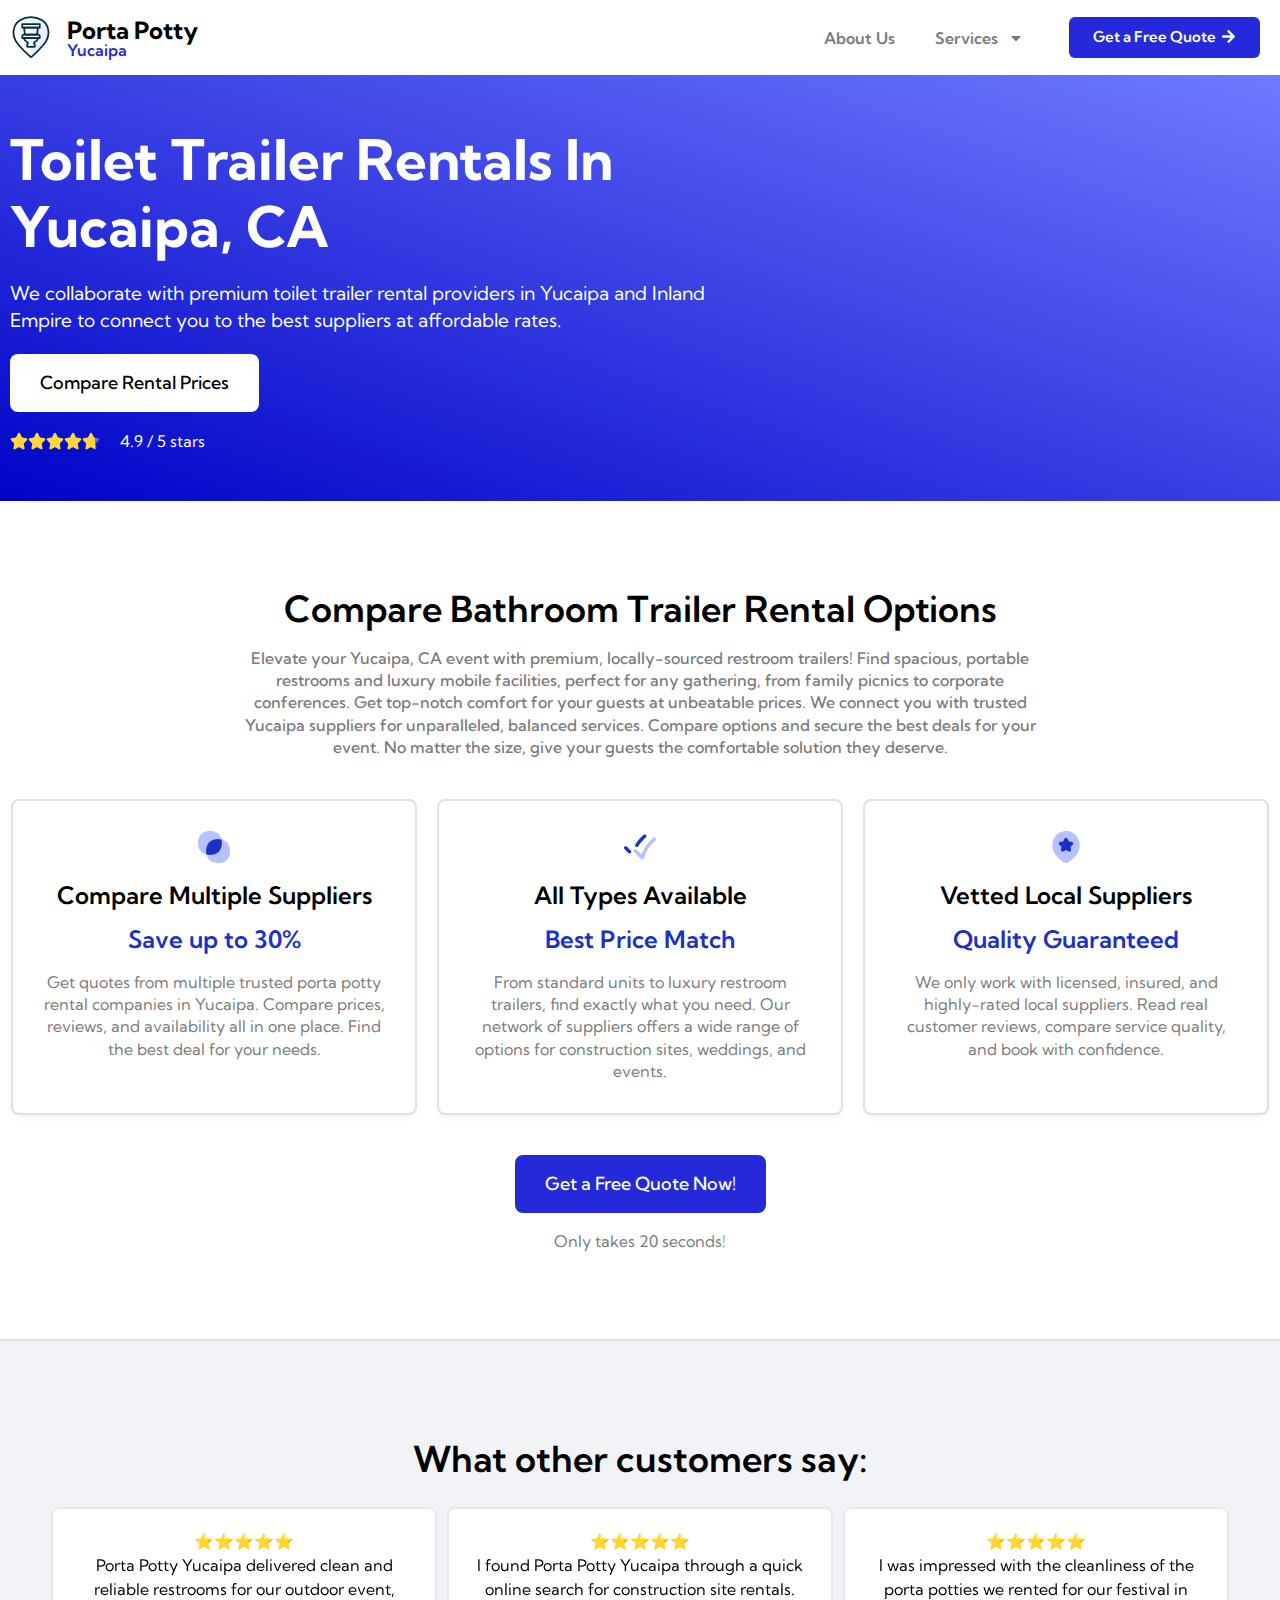
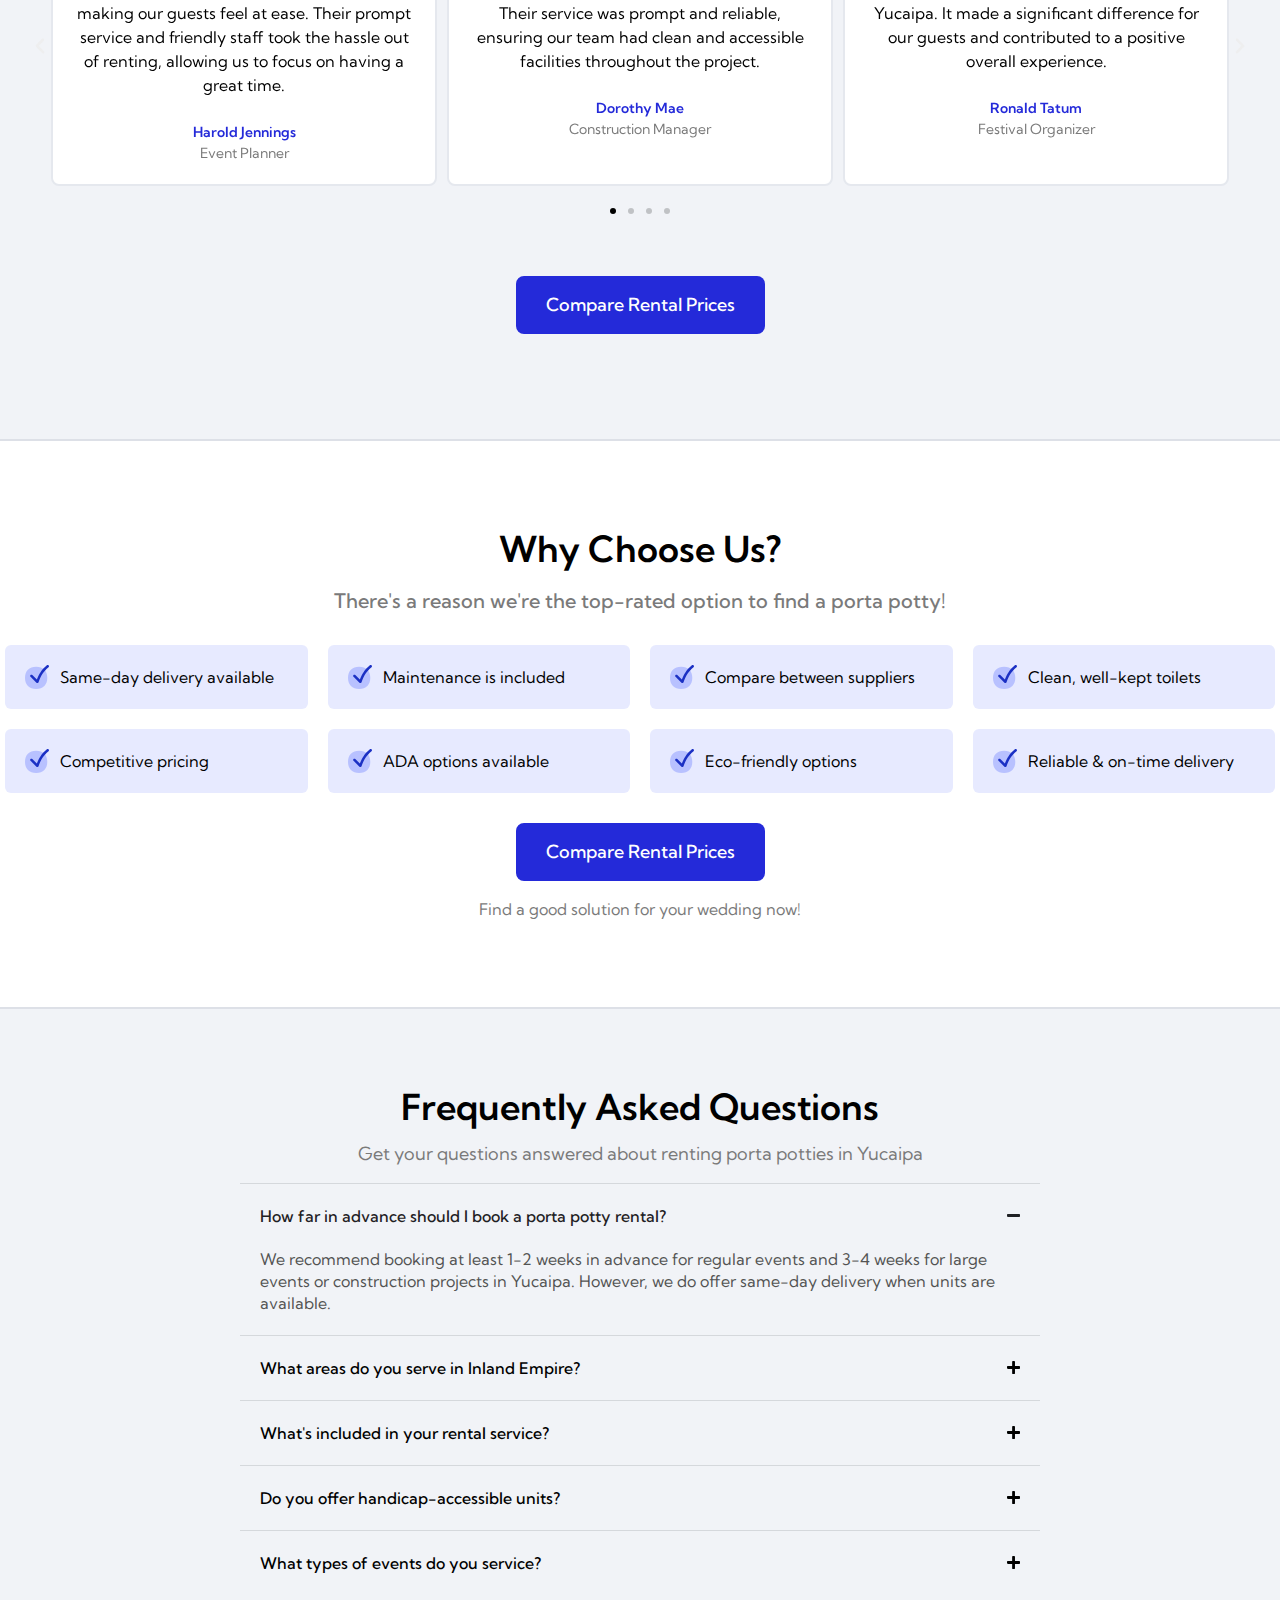
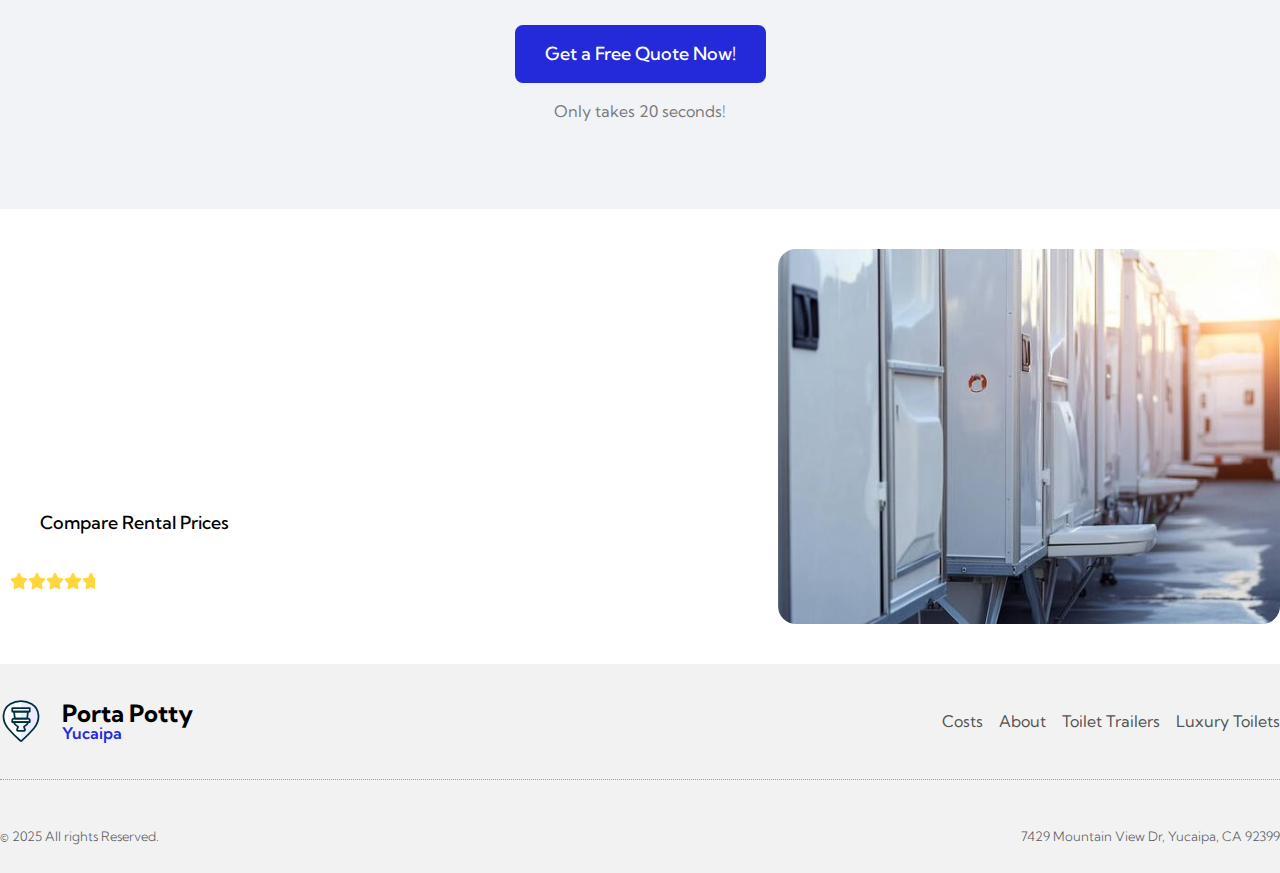
<file: toilet-trailers/index.html>
<!DOCTYPE html>
<html lang="en-US" prefix="og: https://ogp.me/ns#">
<head>
	<meta charset="UTF-8">
	<meta name="viewport" content="width=device-width, initial-scale=1">
	<link rel="profile" href="https://gmpg.org/xfn/11">
		<style>img:is([sizes="auto" i], [sizes^="auto," i]) { contain-intrinsic-size: 3000px 1500px }</style>
	
<!-- Search Engine Optimization by Rank Math - https://rankmath.com/ -->
<title>Toilet Trailers Rentals in Yucaipa</title>
<meta name="description" content="We collaborate with premium toilet trailer rental providers in and to connect you to the best suppliers at affordable rates.">
<meta name="robots" content="follow, index, max-snippet:-1, max-video-preview:-1, max-image-preview:large">
<meta property="og:locale" content="en_US">
<meta property="og:type" content="article">
<meta property="og:title" content="Toilet Trailers Rentals in Yucaipa">
<meta property="og:description" content="We collaborate with premium toilet trailer rental providers in and to connect you to the best suppliers at affordable rates.">
<meta property="og:site_name" content="Porta Potty Yucaipa">
<meta property="og:updated_time" content="2025-01-30T22:35:25+00:00">
<meta property="og:image" content="/wp-content/uploads/2025/01/Luxury-Toilet-Trailers.jpeg">
<meta property="og:image:secure_url" content="/wp-content/uploads/2025/01/Luxury-Toilet-Trailers.jpeg">
<meta property="og:image:width" content="548">
<meta property="og:image:height" content="409">
<meta property="og:image:alt" content="Toilet Trailers Rentals in [city]">
<meta property="og:image:type" content="image/jpeg">
<meta name="twitter:card" content="summary_large_image">
<meta name="twitter:title" content="Toilet Trailers Rentals in Yucaipa">
<meta name="twitter:description" content="We collaborate with premium toilet trailer rental providers in and to connect you to the best suppliers at affordable rates.">
<meta name="twitter:image" content="/wp-content/uploads/2025/01/Luxury-Toilet-Trailers.jpeg">
<meta name="twitter:label1" content="Time to read">
<meta name="twitter:data1" content="3 minutes">
<!-- /Rank Math WordPress SEO plugin -->

<link rel="alternate" type="application/rss+xml" title="Porta Potty Rentals in Yucaipa, CA &raquo; Feed" href="/feed/">
<link rel="alternate" type="application/rss+xml" title="Porta Potty Rentals in Yucaipa, CA &raquo; Comments Feed" href="/comments/feed/">
<script>
window._wpemojiSettings = {"baseUrl":"https:\/\/s.w.org\/images\/core\/emoji\/15.0.3\/72x72\/","ext":".png","svgUrl":"https:\/\/s.w.org\/images\/core\/emoji\/15.0.3\/svg\/","svgExt":".svg","source":{"concatemoji":"\/wp-includes\/js\/wp-emoji-release.min.js?ver=6.7.1"}};
/*! This file is auto-generated */
!function(i,n){var o,s,e;function c(e){try{var t={supportTests:e,timestamp:(new Date).valueOf()};sessionStorage.setItem(o,JSON.stringify(t))}catch(e){}}function p(e,t,n){e.clearRect(0,0,e.canvas.width,e.canvas.height),e.fillText(t,0,0);var t=new Uint32Array(e.getImageData(0,0,e.canvas.width,e.canvas.height).data),r=(e.clearRect(0,0,e.canvas.width,e.canvas.height),e.fillText(n,0,0),new Uint32Array(e.getImageData(0,0,e.canvas.width,e.canvas.height).data));return t.every(function(e,t){return e===r[t]})}function u(e,t,n){switch(t){case"flag":return n(e,"🏳️‍⚧️","🏳️​⚧️")?!1:!n(e,"🇺🇳","🇺​🇳")&&!n(e,"🏴󠁧󠁢󠁥󠁮󠁧󠁿","🏴​󠁧​󠁢​󠁥​󠁮​󠁧​󠁿");case"emoji":return!n(e,"🐦‍⬛","🐦​⬛")}return!1}function f(e,t,n){var r="undefined"!=typeof WorkerGlobalScope&&self instanceof WorkerGlobalScope?new OffscreenCanvas(300,150):i.createElement("canvas"),a=r.getContext("2d",{willReadFrequently:!0}),o=(a.textBaseline="top",a.font="600 32px Arial",{});return e.forEach(function(e){o[e]=t(a,e,n)}),o}function t(e){var t=i.createElement("script");t.src=e,t.defer=!0,i.head.appendChild(t)}"undefined"!=typeof Promise&&(o="wpEmojiSettingsSupports",s=["flag","emoji"],n.supports={everything:!0,everythingExceptFlag:!0},e=new Promise(function(e){i.addEventListener("DOMContentLoaded",e,{once:!0})}),new Promise(function(t){var n=function(){try{var e=JSON.parse(sessionStorage.getItem(o));if("object"==typeof e&&"number"==typeof e.timestamp&&(new Date).valueOf()<e.timestamp+604800&&"object"==typeof e.supportTests)return e.supportTests}catch(e){}return null}();if(!n){if("undefined"!=typeof Worker&&"undefined"!=typeof OffscreenCanvas&&"undefined"!=typeof URL&&URL.createObjectURL&&"undefined"!=typeof Blob)try{var e="postMessage("+f.toString()+"("+[JSON.stringify(s),u.toString(),p.toString()].join(",")+"));",r=new Blob([e],{type:"text/javascript"}),a=new Worker(URL.createObjectURL(r),{name:"wpTestEmojiSupports"});return void(a.onmessage=function(e){c(n=e.data),a.terminate(),t(n)})}catch(e){}c(n=f(s,u,p))}t(n)}).then(function(e){for(var t in e)n.supports[t]=e[t],n.supports.everything=n.supports.everything&&n.supports[t],"flag"!==t&&(n.supports.everythingExceptFlag=n.supports.everythingExceptFlag&&n.supports[t]);n.supports.everythingExceptFlag=n.supports.everythingExceptFlag&&!n.supports.flag,n.DOMReady=!1,n.readyCallback=function(){n.DOMReady=!0}}).then(function(){return e}).then(function(){var e;n.supports.everything||(n.readyCallback(),(e=n.source||{}).concatemoji?t(e.concatemoji):e.wpemoji&&e.twemoji&&(t(e.twemoji),t(e.wpemoji)))}))}((window,document),window._wpemojiSettings);
</script>
<style id="wp-emoji-styles-inline-css">img.wp-smiley, img.emoji {
		display: inline !important;
		border: none !important;
		box-shadow: none !important;
		height: 1em !important;
		width: 1em !important;
		margin: 0 0.07em !important;
		vertical-align: -0.1em !important;
		background: none !important;
		padding: 0 !important;
	}</style>
<style id="rank-math-toc-block-style-inline-css">.wp-block-rank-math-toc-block nav ol{counter-reset:item}.wp-block-rank-math-toc-block nav ol li{display:block}.wp-block-rank-math-toc-block nav ol li:before{content:counters(item, ".") ". ";counter-increment:item}</style>
<style id="rank-math-rich-snippet-style-inline-css">/*!
* Plugin:  Rank Math
* URL: https://rankmath.com/wordpress/plugin/seo-suite/
* Name:  rank-math-review-snippet.css
*/@-webkit-keyframes spin{0%{-webkit-transform:rotate(0deg)}100%{-webkit-transform:rotate(-360deg)}}@keyframes spin{0%{-webkit-transform:rotate(0deg)}100%{-webkit-transform:rotate(-360deg)}}@keyframes bounce{from{-webkit-transform:translateY(0px);transform:translateY(0px)}to{-webkit-transform:translateY(-5px);transform:translateY(-5px)}}@-webkit-keyframes bounce{from{-webkit-transform:translateY(0px);transform:translateY(0px)}to{-webkit-transform:translateY(-5px);transform:translateY(-5px)}}@-webkit-keyframes loading{0%{background-size:20% 50% ,20% 50% ,20% 50%}20%{background-size:20% 20% ,20% 50% ,20% 50%}40%{background-size:20% 100%,20% 20% ,20% 50%}60%{background-size:20% 50% ,20% 100%,20% 20%}80%{background-size:20% 50% ,20% 50% ,20% 100%}100%{background-size:20% 50% ,20% 50% ,20% 50%}}@keyframes loading{0%{background-size:20% 50% ,20% 50% ,20% 50%}20%{background-size:20% 20% ,20% 50% ,20% 50%}40%{background-size:20% 100%,20% 20% ,20% 50%}60%{background-size:20% 50% ,20% 100%,20% 20%}80%{background-size:20% 50% ,20% 50% ,20% 100%}100%{background-size:20% 50% ,20% 50% ,20% 50%}}:root{--rankmath-wp-adminbar-height: 0}#rank-math-rich-snippet-wrapper{overflow:hidden}#rank-math-rich-snippet-wrapper h5.rank-math-title{display:block;font-size:18px;line-height:1.4}#rank-math-rich-snippet-wrapper .rank-math-review-image{float:right;max-width:40%;margin-left:15px}#rank-math-rich-snippet-wrapper .rank-math-review-data{margin-bottom:15px}#rank-math-rich-snippet-wrapper .rank-math-total-wrapper{width:100%;padding:0 0 20px 0;float:left;clear:both;position:relative;-webkit-box-sizing:border-box;box-sizing:border-box}#rank-math-rich-snippet-wrapper .rank-math-total-wrapper .rank-math-total{border:0;display:block;margin:0;width:auto;float:left;text-align:left;padding:0;font-size:24px;line-height:1;font-weight:700;-webkit-box-sizing:border-box;box-sizing:border-box;overflow:hidden}#rank-math-rich-snippet-wrapper .rank-math-total-wrapper .rank-math-review-star{float:left;margin-left:15px;margin-top:5px;position:relative;z-index:99;line-height:1}#rank-math-rich-snippet-wrapper .rank-math-total-wrapper .rank-math-review-star .rank-math-review-result-wrapper{display:inline-block;white-space:nowrap;position:relative;color:#e7e7e7}#rank-math-rich-snippet-wrapper .rank-math-total-wrapper .rank-math-review-star .rank-math-review-result-wrapper .rank-math-review-result{position:absolute;top:0;left:0;overflow:hidden;white-space:nowrap;color:#ffbe01}#rank-math-rich-snippet-wrapper .rank-math-total-wrapper .rank-math-review-star .rank-math-review-result-wrapper i{font-size:18px;-webkit-text-stroke-width:1px;font-style:normal;padding:0 2px;line-height:inherit}#rank-math-rich-snippet-wrapper .rank-math-total-wrapper .rank-math-review-star .rank-math-review-result-wrapper i:before{content:"\2605"}body.rtl #rank-math-rich-snippet-wrapper .rank-math-review-image{float:left;margin-left:0;margin-right:15px}body.rtl #rank-math-rich-snippet-wrapper .rank-math-total-wrapper .rank-math-total{float:right}body.rtl #rank-math-rich-snippet-wrapper .rank-math-total-wrapper .rank-math-review-star{float:right;margin-left:0;margin-right:15px}body.rtl #rank-math-rich-snippet-wrapper .rank-math-total-wrapper .rank-math-review-star .rank-math-review-result{left:auto;right:0}@media screen and (max-width: 480px){#rank-math-rich-snippet-wrapper .rank-math-review-image{display:block;max-width:100%;width:100%;text-align:center;margin-right:0}#rank-math-rich-snippet-wrapper .rank-math-review-data{clear:both}}.clear{clear:both}</style>
<style id="global-styles-inline-css">:root{--wp--preset--aspect-ratio--square: 1;--wp--preset--aspect-ratio--4-3: 4/3;--wp--preset--aspect-ratio--3-4: 3/4;--wp--preset--aspect-ratio--3-2: 3/2;--wp--preset--aspect-ratio--2-3: 2/3;--wp--preset--aspect-ratio--16-9: 16/9;--wp--preset--aspect-ratio--9-16: 9/16;--wp--preset--color--black: #000000;--wp--preset--color--cyan-bluish-gray: #abb8c3;--wp--preset--color--white: #ffffff;--wp--preset--color--pale-pink: #f78da7;--wp--preset--color--vivid-red: #cf2e2e;--wp--preset--color--luminous-vivid-orange: #ff6900;--wp--preset--color--luminous-vivid-amber: #fcb900;--wp--preset--color--light-green-cyan: #7bdcb5;--wp--preset--color--vivid-green-cyan: #00d084;--wp--preset--color--pale-cyan-blue: #8ed1fc;--wp--preset--color--vivid-cyan-blue: #0693e3;--wp--preset--color--vivid-purple: #9b51e0;--wp--preset--gradient--vivid-cyan-blue-to-vivid-purple: linear-gradient(135deg,rgba(6,147,227,1) 0%,rgb(155,81,224) 100%);--wp--preset--gradient--light-green-cyan-to-vivid-green-cyan: linear-gradient(135deg,rgb(122,220,180) 0%,rgb(0,208,130) 100%);--wp--preset--gradient--luminous-vivid-amber-to-luminous-vivid-orange: linear-gradient(135deg,rgba(252,185,0,1) 0%,rgba(255,105,0,1) 100%);--wp--preset--gradient--luminous-vivid-orange-to-vivid-red: linear-gradient(135deg,rgba(255,105,0,1) 0%,rgb(207,46,46) 100%);--wp--preset--gradient--very-light-gray-to-cyan-bluish-gray: linear-gradient(135deg,rgb(238,238,238) 0%,rgb(169,184,195) 100%);--wp--preset--gradient--cool-to-warm-spectrum: linear-gradient(135deg,rgb(74,234,220) 0%,rgb(151,120,209) 20%,rgb(207,42,186) 40%,rgb(238,44,130) 60%,rgb(251,105,98) 80%,rgb(254,248,76) 100%);--wp--preset--gradient--blush-light-purple: linear-gradient(135deg,rgb(255,206,236) 0%,rgb(152,150,240) 100%);--wp--preset--gradient--blush-bordeaux: linear-gradient(135deg,rgb(254,205,165) 0%,rgb(254,45,45) 50%,rgb(107,0,62) 100%);--wp--preset--gradient--luminous-dusk: linear-gradient(135deg,rgb(255,203,112) 0%,rgb(199,81,192) 50%,rgb(65,88,208) 100%);--wp--preset--gradient--pale-ocean: linear-gradient(135deg,rgb(255,245,203) 0%,rgb(182,227,212) 50%,rgb(51,167,181) 100%);--wp--preset--gradient--electric-grass: linear-gradient(135deg,rgb(202,248,128) 0%,rgb(113,206,126) 100%);--wp--preset--gradient--midnight: linear-gradient(135deg,rgb(2,3,129) 0%,rgb(40,116,252) 100%);--wp--preset--font-size--small: 13px;--wp--preset--font-size--medium: 20px;--wp--preset--font-size--large: 36px;--wp--preset--font-size--x-large: 42px;--wp--preset--spacing--20: 0.44rem;--wp--preset--spacing--30: 0.67rem;--wp--preset--spacing--40: 1rem;--wp--preset--spacing--50: 1.5rem;--wp--preset--spacing--60: 2.25rem;--wp--preset--spacing--70: 3.38rem;--wp--preset--spacing--80: 5.06rem;--wp--preset--shadow--natural: 6px 6px 9px rgba(0, 0, 0, 0.2);--wp--preset--shadow--deep: 12px 12px 50px rgba(0, 0, 0, 0.4);--wp--preset--shadow--sharp: 6px 6px 0px rgba(0, 0, 0, 0.2);--wp--preset--shadow--outlined: 6px 6px 0px -3px rgba(255, 255, 255, 1), 6px 6px rgba(0, 0, 0, 1);--wp--preset--shadow--crisp: 6px 6px 0px rgba(0, 0, 0, 1);}:root { --wp--style--global--content-size: 800px;--wp--style--global--wide-size: 1200px; }:where(body) { margin: 0; }.wp-site-blocks > .alignleft { float: left; margin-right: 2em; }.wp-site-blocks > .alignright { float: right; margin-left: 2em; }.wp-site-blocks > .aligncenter { justify-content: center; margin-left: auto; margin-right: auto; }:where(.wp-site-blocks) > * { margin-block-start: 24px; margin-block-end: 0; }:where(.wp-site-blocks) > :first-child { margin-block-start: 0; }:where(.wp-site-blocks) > :last-child { margin-block-end: 0; }:root { --wp--style--block-gap: 24px; }:root :where(.is-layout-flow) > :first-child{margin-block-start: 0;}:root :where(.is-layout-flow) > :last-child{margin-block-end: 0;}:root :where(.is-layout-flow) > *{margin-block-start: 24px;margin-block-end: 0;}:root :where(.is-layout-constrained) > :first-child{margin-block-start: 0;}:root :where(.is-layout-constrained) > :last-child{margin-block-end: 0;}:root :where(.is-layout-constrained) > *{margin-block-start: 24px;margin-block-end: 0;}:root :where(.is-layout-flex){gap: 24px;}:root :where(.is-layout-grid){gap: 24px;}.is-layout-flow > .alignleft{float: left;margin-inline-start: 0;margin-inline-end: 2em;}.is-layout-flow > .alignright{float: right;margin-inline-start: 2em;margin-inline-end: 0;}.is-layout-flow > .aligncenter{margin-left: auto !important;margin-right: auto !important;}.is-layout-constrained > .alignleft{float: left;margin-inline-start: 0;margin-inline-end: 2em;}.is-layout-constrained > .alignright{float: right;margin-inline-start: 2em;margin-inline-end: 0;}.is-layout-constrained > .aligncenter{margin-left: auto !important;margin-right: auto !important;}.is-layout-constrained > :where(:not(.alignleft):not(.alignright):not(.alignfull)){max-width: var(--wp--style--global--content-size);margin-left: auto !important;margin-right: auto !important;}.is-layout-constrained > .alignwide{max-width: var(--wp--style--global--wide-size);}body .is-layout-flex{display: flex;}.is-layout-flex{flex-wrap: wrap;align-items: center;}.is-layout-flex > :is(*, div){margin: 0;}body .is-layout-grid{display: grid;}.is-layout-grid > :is(*, div){margin: 0;}body{padding-top: 0px;padding-right: 0px;padding-bottom: 0px;padding-left: 0px;}a:where(:not(.wp-element-button)){text-decoration: underline;}:root :where(.wp-element-button, .wp-block-button__link){background-color: #32373c;border-width: 0;color: #fff;font-family: inherit;font-size: inherit;line-height: inherit;padding: calc(0.667em + 2px) calc(1.333em + 2px);text-decoration: none;}.has-black-color{color: var(--wp--preset--color--black) !important;}.has-cyan-bluish-gray-color{color: var(--wp--preset--color--cyan-bluish-gray) !important;}.has-white-color{color: var(--wp--preset--color--white) !important;}.has-pale-pink-color{color: var(--wp--preset--color--pale-pink) !important;}.has-vivid-red-color{color: var(--wp--preset--color--vivid-red) !important;}.has-luminous-vivid-orange-color{color: var(--wp--preset--color--luminous-vivid-orange) !important;}.has-luminous-vivid-amber-color{color: var(--wp--preset--color--luminous-vivid-amber) !important;}.has-light-green-cyan-color{color: var(--wp--preset--color--light-green-cyan) !important;}.has-vivid-green-cyan-color{color: var(--wp--preset--color--vivid-green-cyan) !important;}.has-pale-cyan-blue-color{color: var(--wp--preset--color--pale-cyan-blue) !important;}.has-vivid-cyan-blue-color{color: var(--wp--preset--color--vivid-cyan-blue) !important;}.has-vivid-purple-color{color: var(--wp--preset--color--vivid-purple) !important;}.has-black-background-color{background-color: var(--wp--preset--color--black) !important;}.has-cyan-bluish-gray-background-color{background-color: var(--wp--preset--color--cyan-bluish-gray) !important;}.has-white-background-color{background-color: var(--wp--preset--color--white) !important;}.has-pale-pink-background-color{background-color: var(--wp--preset--color--pale-pink) !important;}.has-vivid-red-background-color{background-color: var(--wp--preset--color--vivid-red) !important;}.has-luminous-vivid-orange-background-color{background-color: var(--wp--preset--color--luminous-vivid-orange) !important;}.has-luminous-vivid-amber-background-color{background-color: var(--wp--preset--color--luminous-vivid-amber) !important;}.has-light-green-cyan-background-color{background-color: var(--wp--preset--color--light-green-cyan) !important;}.has-vivid-green-cyan-background-color{background-color: var(--wp--preset--color--vivid-green-cyan) !important;}.has-pale-cyan-blue-background-color{background-color: var(--wp--preset--color--pale-cyan-blue) !important;}.has-vivid-cyan-blue-background-color{background-color: var(--wp--preset--color--vivid-cyan-blue) !important;}.has-vivid-purple-background-color{background-color: var(--wp--preset--color--vivid-purple) !important;}.has-black-border-color{border-color: var(--wp--preset--color--black) !important;}.has-cyan-bluish-gray-border-color{border-color: var(--wp--preset--color--cyan-bluish-gray) !important;}.has-white-border-color{border-color: var(--wp--preset--color--white) !important;}.has-pale-pink-border-color{border-color: var(--wp--preset--color--pale-pink) !important;}.has-vivid-red-border-color{border-color: var(--wp--preset--color--vivid-red) !important;}.has-luminous-vivid-orange-border-color{border-color: var(--wp--preset--color--luminous-vivid-orange) !important;}.has-luminous-vivid-amber-border-color{border-color: var(--wp--preset--color--luminous-vivid-amber) !important;}.has-light-green-cyan-border-color{border-color: var(--wp--preset--color--light-green-cyan) !important;}.has-vivid-green-cyan-border-color{border-color: var(--wp--preset--color--vivid-green-cyan) !important;}.has-pale-cyan-blue-border-color{border-color: var(--wp--preset--color--pale-cyan-blue) !important;}.has-vivid-cyan-blue-border-color{border-color: var(--wp--preset--color--vivid-cyan-blue) !important;}.has-vivid-purple-border-color{border-color: var(--wp--preset--color--vivid-purple) !important;}.has-vivid-cyan-blue-to-vivid-purple-gradient-background{background: var(--wp--preset--gradient--vivid-cyan-blue-to-vivid-purple) !important;}.has-light-green-cyan-to-vivid-green-cyan-gradient-background{background: var(--wp--preset--gradient--light-green-cyan-to-vivid-green-cyan) !important;}.has-luminous-vivid-amber-to-luminous-vivid-orange-gradient-background{background: var(--wp--preset--gradient--luminous-vivid-amber-to-luminous-vivid-orange) !important;}.has-luminous-vivid-orange-to-vivid-red-gradient-background{background: var(--wp--preset--gradient--luminous-vivid-orange-to-vivid-red) !important;}.has-very-light-gray-to-cyan-bluish-gray-gradient-background{background: var(--wp--preset--gradient--very-light-gray-to-cyan-bluish-gray) !important;}.has-cool-to-warm-spectrum-gradient-background{background: var(--wp--preset--gradient--cool-to-warm-spectrum) !important;}.has-blush-light-purple-gradient-background{background: var(--wp--preset--gradient--blush-light-purple) !important;}.has-blush-bordeaux-gradient-background{background: var(--wp--preset--gradient--blush-bordeaux) !important;}.has-luminous-dusk-gradient-background{background: var(--wp--preset--gradient--luminous-dusk) !important;}.has-pale-ocean-gradient-background{background: var(--wp--preset--gradient--pale-ocean) !important;}.has-electric-grass-gradient-background{background: var(--wp--preset--gradient--electric-grass) !important;}.has-midnight-gradient-background{background: var(--wp--preset--gradient--midnight) !important;}.has-small-font-size{font-size: var(--wp--preset--font-size--small) !important;}.has-medium-font-size{font-size: var(--wp--preset--font-size--medium) !important;}.has-large-font-size{font-size: var(--wp--preset--font-size--large) !important;}.has-x-large-font-size{font-size: var(--wp--preset--font-size--x-large) !important;}
:root :where(.wp-block-pullquote){font-size: 1.5em;line-height: 1.6;}</style>
<link rel="stylesheet" id="hello-elementor-css" href="/wp-content/themes/hello-elementor/style.min.css?ver=3.2.1" media="all">
<link rel="stylesheet" id="hello-elementor-theme-style-css" href="/wp-content/themes/hello-elementor/theme.min.css?ver=3.2.1" media="all">
<link rel="stylesheet" id="hello-elementor-header-footer-css" href="/wp-content/themes/hello-elementor/header-footer.min.css?ver=3.2.1" media="all">
<link rel="stylesheet" id="elementor-frontend-css" href="/wp-content/plugins/elementor/assets/css/frontend.min.css?ver=3.26.5" media="all">
<link rel="stylesheet" id="elementor-post-7-css" href="/wp-content/uploads/elementor/css/post-7.css?ver=1738264329" media="all">
<link rel="stylesheet" id="widget-heading-css" href="/wp-content/plugins/elementor/assets/css/widget-heading.min.css?ver=3.26.5" media="all">
<link rel="stylesheet" id="widget-nav-menu-css" href="/wp-content/plugins/elementor-pro/assets/css/widget-nav-menu.min.css?ver=3.26.3" media="all">
<link rel="stylesheet" id="widget-icon-list-css" href="/wp-content/plugins/elementor/assets/css/widget-icon-list.min.css?ver=3.26.5" media="all">
<link rel="stylesheet" id="widget-rating-css" href="/wp-content/plugins/elementor/assets/css/widget-rating.min.css?ver=3.26.5" media="all">
<link rel="stylesheet" id="widget-image-css" href="/wp-content/plugins/elementor/assets/css/widget-image.min.css?ver=3.26.5" media="all">
<link rel="stylesheet" id="swiper-css" href="/wp-content/plugins/elementor/assets/lib/swiper/v8/css/swiper.min.css?ver=8.4.5" media="all">
<link rel="stylesheet" id="e-swiper-css" href="/wp-content/plugins/elementor/assets/css/conditionals/e-swiper.min.css?ver=3.26.5" media="all">
<link rel="stylesheet" id="widget-testimonial-carousel-css" href="/wp-content/plugins/elementor-pro/assets/css/widget-testimonial-carousel.min.css?ver=3.26.3" media="all">
<link rel="stylesheet" id="widget-carousel-module-base-css" href="/wp-content/plugins/elementor-pro/assets/css/widget-carousel-module-base.min.css?ver=3.26.3" media="all">
<link rel="stylesheet" id="widget-nested-accordion-css" href="/wp-content/plugins/elementor/assets/css/widget-nested-accordion.min.css?ver=3.26.5" media="all">
<link rel="stylesheet" id="elementor-post-161-css" href="/wp-content/uploads/elementor/css/post-161.css?ver=1738276662" media="all">
<link rel="stylesheet" id="elementor-post-30-css" href="/wp-content/uploads/elementor/css/post-30.css?ver=1738264329" media="all">
<link rel="stylesheet" id="elementor-post-296-css" href="/wp-content/uploads/elementor/css/post-296.css?ver=1738264329" media="all">
<link rel="stylesheet" id="google-fonts-1-css" href="https://fonts.googleapis.com/css?family=Kumbh+Sans%3A100%2C100italic%2C200%2C200italic%2C300%2C300italic%2C400%2C400italic%2C500%2C500italic%2C600%2C600italic%2C700%2C700italic%2C800%2C800italic%2C900%2C900italic&#038;display=swap&#038;ver=6.7.1" media="all">
<link rel="preconnect" href="https://fonts.gstatic.com/" crossorigin>
<script id="breeze-prefetch-js-extra">var breeze_prefetch = {"local_url":"","ignore_remote_prefetch":"1","ignore_list":["wp-admin","wp-login.php"]};</script>
<script src="/wp-content/plugins/breeze/assets/js/js-front-end/breeze-prefetch-links.min.js?ver=2.2.1" id="breeze-prefetch-js"></script>
<script src="/wp-includes/js/jquery/jquery.min.js?ver=3.7.1" id="jquery-core-js"></script>
<script src="/wp-includes/js/jquery/jquery-migrate.min.js?ver=3.4.1" id="jquery-migrate-js"></script>
<link rel="https://api.w.org/" href="/wp-json/">
<link rel="alternate" title="JSON" type="application/json" href="/wp-json/wp/v2/pages/161">
<link rel="EditURI" type="application/rsd+xml" title="RSD" href="/xmlrpc.php?rsd">
<meta name="generator" content="WordPress 6.7.1">
<link rel="shortlink" href="/?p=161">
<link rel="alternate" title="oEmbed (JSON)" type="application/json+oembed" href="/wp-json/oembed/1.0/embed?url=https%3A%2F%2F%2Ftoilet-trailers%2F">
<link rel="alternate" title="oEmbed (XML)" type="text/xml+oembed" href="/wp-json/oembed/1.0/embed?url=https%3A%2F%2F%2Ftoilet-trailers%2F#038;format=xml">
<script async defer src="https://app.visitortracking.com/assets/js/tracer.js"></script>
<script>function init_tracer() { 
   var tracer = new Tracer({  
   websiteId : "fb5f4196-71fc-4065-b823-f34758675cf7",  
   async : true, 
   debug : false }); 
 }</script>
<style>/* CSS added by Hide Metadata Plugin */

.entry-meta .byline:before,
			.entry-header .entry-meta span.byline:before,
			.entry-meta .byline:after,
			.entry-header .entry-meta span.byline:after,
			.single .byline, .group-blog .byline,
			.entry-meta .byline,
			.entry-header .entry-meta > span.byline,
			.entry-meta .author.vcard  {
				content: '';
				display: none;
				margin: 0;
			}</style>
<meta name="generator" content="Elementor 3.26.5; features: e_font_icon_svg, additional_custom_breakpoints, e_element_cache; settings: css_print_method-external, google_font-enabled, font_display-swap">
			<style>.e-con.e-parent:nth-of-type(n+4):not(.e-lazyloaded):not(.e-no-lazyload),
				.e-con.e-parent:nth-of-type(n+4):not(.e-lazyloaded):not(.e-no-lazyload) * {
					background-image: none !important;
				}
				@media screen and (max-height: 1024px) {
					.e-con.e-parent:nth-of-type(n+3):not(.e-lazyloaded):not(.e-no-lazyload),
					.e-con.e-parent:nth-of-type(n+3):not(.e-lazyloaded):not(.e-no-lazyload) * {
						background-image: none !important;
					}
				}
				@media screen and (max-height: 640px) {
					.e-con.e-parent:nth-of-type(n+2):not(.e-lazyloaded):not(.e-no-lazyload),
					.e-con.e-parent:nth-of-type(n+2):not(.e-lazyloaded):not(.e-no-lazyload) * {
						background-image: none !important;
					}
				}</style>
			<link rel="icon" href="/wp-content/uploads/2025/01/Style-Three-Pin-Toilet-Streamline-Ultimate.svg" sizes="32x32">
<link rel="icon" href="/wp-content/uploads/2025/01/Style-Three-Pin-Toilet-Streamline-Ultimate.svg" sizes="192x192">
<link rel="apple-touch-icon" href="/wp-content/uploads/2025/01/Style-Three-Pin-Toilet-Streamline-Ultimate.svg">
<meta name="msapplication-TileImage" content="/wp-content/uploads/2025/01/Style-Three-Pin-Toilet-Streamline-Ultimate.svg">
</head>
<body class="page-template page-template-elementor_header_footer page page-id-161 wp-embed-responsive elementor-default elementor-template-full-width elementor-kit-7 elementor-page elementor-page-161">


<a class="skip-link screen-reader-text" href="#content">Skip to content</a>

		<div data-elementor-type="header" data-elementor-id="30" class="elementor elementor-30 elementor-location-header" data-elementor-post-type="elementor_library">
			<div class="elementor-element elementor-element-f73ef7e e-flex e-con-boxed e-con e-parent" data-id="f73ef7e" data-element_type="container">
					<div class="e-con-inner">
				<div class="elementor-element elementor-element-a63eb3f elementor-view-default elementor-widget elementor-widget-icon" data-id="a63eb3f" data-element_type="widget" data-widget_type="icon.default">
				<div class="elementor-widget-container">
							<div class="elementor-icon-wrapper">
			<a class="elementor-icon" href="/">
			<svg xmlns="http://www.w3.org/2000/svg" viewbox="0 0 24 24" id="Style-Three-Pin-Toilet--Streamline-Ultimate" height="24" width="24"><desc>Style Three Pin Toilet Streamline Icon: https://streamlinehq.com</desc><defs></defs><title>style-three-pin-toilet</title>
<path d="M12 0.574a11.38 11.38 0 0 1 6.112 1.77c4.75 3.011 5.1 9.23 1.315 13.777a59.3 59.3 0 0 1 -7.106 7.188 0.5 0.5 0 0 1 -0.642 0 59.333 59.333 0 0 1 -7.106 -7.189C0.789 11.574 1.138 5.355 5.888 2.344A11.38 11.38 0 0 1 12 0.574Z" fill="#ecedff" stroke-width="1"></path><path d="M12 0.574a11.38 11.38 0 0 0 -6.112 1.77c-4.75 3.011 -5.1 9.23 -1.315 13.777a59.333 59.333 0 0 0 7.106 7.189 0.5 0.5 0 0 0 0.321 0.116Z" fill="#ffffff" stroke-width="1"></path><path d="M12 0.574a11.38 11.38 0 0 1 6.112 1.77c4.75 3.011 5.1 9.23 1.315 13.777a59.333 59.333 0 0 1 -7.106 7.189 0.5 0.5 0 0 1 -0.642 0 59.3 59.3 0 0 1 -7.106 -7.188C0.789 11.574 1.138 5.355 5.888 2.344A11.38 11.38 0 0 1 12 0.574Z" stroke="#00303e" stroke-linecap="round" stroke-linejoin="round" fill="none" stroke-width="1"></path><path d="M7.756 12.575a4.514 4.514 0 0 0 2.574 2.679l-0.591 1.652a0.5 0.5 0 0 0 0.471 0.669h3.58a0.5 0.5 0 0 0 0.471 -0.669l-0.591 -1.652a4.514 4.514 0 0 0 2.574 -2.679Z" fill="#ecedff" stroke-width="1"></path><path d="m16 6.575 -0.5 4 -7 0 -0.5 -4 8 0z" fill="#ecedff" stroke-width="1"></path><path d="m12 6.575 -4 0 0.5 4 3.5 0 0 -4z" fill="#ffffff" stroke-width="1"></path><path d="M12 12.575H7.756a4.514 4.514 0 0 0 2.574 2.679l-0.591 1.652a0.5 0.5 0 0 0 0.471 0.669H12Z" fill="#ffffff" stroke-width="1"></path><path d="M7 4.575h10v2H7Z" stroke="#00303e" stroke-linecap="round" stroke-linejoin="round" fill="#ffffff" stroke-width="1"></path><path d="M17 12.575H7v-1a1 1 0 0 1 1 -1h8a1 1 0 0 1 1 1Z" stroke="#00303e" stroke-linecap="round" stroke-linejoin="round" fill="#ffffff" stroke-width="1"></path><path d="m16 6.575 -0.5 4 -7 0 -0.5 -4 8 0z" stroke="#00303e" stroke-linecap="round" stroke-linejoin="round" fill="none" stroke-width="1"></path><path d="M7.756 12.575a4.514 4.514 0 0 0 2.574 2.679l-0.591 1.652a0.5 0.5 0 0 0 0.471 0.669h3.58a0.5 0.5 0 0 0 0.471 -0.669l-0.591 -1.652a4.514 4.514 0 0 0 2.574 -2.679Z" stroke="#00303e" stroke-linecap="round" stroke-linejoin="round" fill="none" stroke-width="1"></path></svg>			</a>
		</div>
						</div>
				</div>
		<div class="elementor-element elementor-element-ba65266 e-con-full e-flex e-con e-child" data-id="ba65266" data-element_type="container">
				<div class="elementor-element elementor-element-674d6a9 elementor-widget elementor-widget-heading" data-id="674d6a9" data-element_type="widget" data-widget_type="heading.default">
				<div class="elementor-widget-container">
					<h2 class="elementor-heading-title elementor-size-default"><a href="/">Porta Potty</a></h2>				</div>
				</div>
				<div class="elementor-element elementor-element-1249a41 elementor-widget elementor-widget-heading" data-id="1249a41" data-element_type="widget" data-widget_type="heading.default">
				<div class="elementor-widget-container">
					<h2 class="elementor-heading-title elementor-size-default"><a href="/">Yucaipa</a></h2>				</div>
				</div>
				</div>
				<div class="elementor-element elementor-element-3896754 elementor-nav-menu__align-end elementor-nav-menu--stretch elementor-widget-mobile__width-initial elementor-nav-menu--dropdown-tablet elementor-nav-menu__text-align-aside elementor-nav-menu--toggle elementor-nav-menu--burger elementor-widget elementor-widget-nav-menu" data-id="3896754" data-element_type="widget" data-settings="{&quot;full_width&quot;:&quot;stretch&quot;,&quot;layout&quot;:&quot;horizontal&quot;,&quot;submenu_icon&quot;:{&quot;value&quot;:&quot;&lt;svg class=\&quot;e-font-icon-svg e-fas-caret-down\&quot; viewBox=\&quot;0 0 320 512\&quot; xmlns=\&quot;http:\/\/www.w3.org\/2000\/svg\&quot;&gt;&lt;path d=\&quot;M31.3 192h257.3c17.8 0 26.7 21.5 14.1 34.1L174.1 354.8c-7.8 7.8-20.5 7.8-28.3 0L17.2 226.1C4.6 213.5 13.5 192 31.3 192z\&quot;&gt;&lt;\/path&gt;&lt;\/svg&gt;&quot;,&quot;library&quot;:&quot;fa-solid&quot;},&quot;toggle&quot;:&quot;burger&quot;}" data-widget_type="nav-menu.default">
				<div class="elementor-widget-container">
								<nav aria-label="Menu" class="elementor-nav-menu--main elementor-nav-menu__container elementor-nav-menu--layout-horizontal e--pointer-underline e--animation-fade">
				<ul id="menu-1-3896754" class="elementor-nav-menu">
<li class="menu-item menu-item-type-post_type menu-item-object-page menu-item-283"><a href="/about-us/" class="elementor-item">About Us</a></li>
<li class="menu-item menu-item-type-custom menu-item-object-custom current-menu-ancestor current-menu-parent menu-item-has-children menu-item-284">
<a href="#" class="elementor-item elementor-item-anchor">Services</a>
<ul class="sub-menu elementor-nav-menu--dropdown">
	<li class="menu-item menu-item-type-post_type menu-item-object-page menu-item-277"><a href="/luxury-toilets/" class="elementor-sub-item">Luxury Toilets</a></li>
	<li class="menu-item menu-item-type-post_type menu-item-object-page current-menu-item page_item page-item-161 current_page_item menu-item-278"><a href="/toilet-trailers/" aria-current="page" class="elementor-sub-item elementor-item-active">Toilet Trailers</a></li>
	<li class="menu-item menu-item-type-post_type menu-item-object-page menu-item-279"><a href="/festivals/" class="elementor-sub-item">For Festivals</a></li>
	<li class="menu-item menu-item-type-post_type menu-item-object-page menu-item-280"><a href="/construction/" class="elementor-sub-item">For Construction Sites</a></li>
	<li class="menu-item menu-item-type-post_type menu-item-object-page menu-item-281"><a href="/events/" class="elementor-sub-item">For Events</a></li>
	<li class="menu-item menu-item-type-post_type menu-item-object-page menu-item-282"><a href="/weddings/" class="elementor-sub-item">For Weddings</a></li>
</ul>
</li>
</ul>			</nav>
					<div class="elementor-menu-toggle" role="button" tabindex="0" aria-label="Menu Toggle" aria-expanded="false">
			<svg aria-hidden="true" role="presentation" class="elementor-menu-toggle__icon--open e-font-icon-svg e-eicon-menu-bar" viewbox="0 0 1000 1000" xmlns="http://www.w3.org/2000/svg"><path d="M104 333H896C929 333 958 304 958 271S929 208 896 208H104C71 208 42 237 42 271S71 333 104 333ZM104 583H896C929 583 958 554 958 521S929 458 896 458H104C71 458 42 487 42 521S71 583 104 583ZM104 833H896C929 833 958 804 958 771S929 708 896 708H104C71 708 42 737 42 771S71 833 104 833Z"></path></svg><svg aria-hidden="true" role="presentation" class="elementor-menu-toggle__icon--close e-font-icon-svg e-eicon-close" viewbox="0 0 1000 1000" xmlns="http://www.w3.org/2000/svg"><path d="M742 167L500 408 258 167C246 154 233 150 217 150 196 150 179 158 167 167 154 179 150 196 150 212 150 229 154 242 171 254L408 500 167 742C138 771 138 800 167 829 196 858 225 858 254 829L496 587 738 829C750 842 767 846 783 846 800 846 817 842 829 829 842 817 846 804 846 783 846 767 842 750 829 737L588 500 833 258C863 229 863 200 833 171 804 137 775 137 742 167Z"></path></svg>		</div>
					<nav class="elementor-nav-menu--dropdown elementor-nav-menu__container" aria-hidden="true">
				<ul id="menu-2-3896754" class="elementor-nav-menu">
<li class="menu-item menu-item-type-post_type menu-item-object-page menu-item-283"><a href="/about-us/" class="elementor-item" tabindex="-1">About Us</a></li>
<li class="menu-item menu-item-type-custom menu-item-object-custom current-menu-ancestor current-menu-parent menu-item-has-children menu-item-284">
<a href="#" class="elementor-item elementor-item-anchor" tabindex="-1">Services</a>
<ul class="sub-menu elementor-nav-menu--dropdown">
	<li class="menu-item menu-item-type-post_type menu-item-object-page menu-item-277"><a href="/luxury-toilets/" class="elementor-sub-item" tabindex="-1">Luxury Toilets</a></li>
	<li class="menu-item menu-item-type-post_type menu-item-object-page current-menu-item page_item page-item-161 current_page_item menu-item-278"><a href="/toilet-trailers/" aria-current="page" class="elementor-sub-item elementor-item-active" tabindex="-1">Toilet Trailers</a></li>
	<li class="menu-item menu-item-type-post_type menu-item-object-page menu-item-279"><a href="/festivals/" class="elementor-sub-item" tabindex="-1">For Festivals</a></li>
	<li class="menu-item menu-item-type-post_type menu-item-object-page menu-item-280"><a href="/construction/" class="elementor-sub-item" tabindex="-1">For Construction Sites</a></li>
	<li class="menu-item menu-item-type-post_type menu-item-object-page menu-item-281"><a href="/events/" class="elementor-sub-item" tabindex="-1">For Events</a></li>
	<li class="menu-item menu-item-type-post_type menu-item-object-page menu-item-282"><a href="/weddings/" class="elementor-sub-item" tabindex="-1">For Weddings</a></li>
</ul>
</li>
</ul>			</nav>
						</div>
				</div>
				<div class="elementor-element elementor-element-b2e0b07 elementor-hidden-mobile elementor-widget elementor-widget-button" data-id="b2e0b07" data-element_type="widget" data-widget_type="button.default">
				<div class="elementor-widget-container">
									<div class="elementor-button-wrapper">
					<a class="elementor-button elementor-button-link elementor-size-sm" href="/quote/">
						<span class="elementor-button-content-wrapper">
						<span class="elementor-button-icon">
				<svg aria-hidden="true" class="e-font-icon-svg e-fas-arrow-right" viewbox="0 0 448 512" xmlns="http://www.w3.org/2000/svg"><path d="M190.5 66.9l22.2-22.2c9.4-9.4 24.6-9.4 33.9 0L441 239c9.4 9.4 9.4 24.6 0 33.9L246.6 467.3c-9.4 9.4-24.6 9.4-33.9 0l-22.2-22.2c-9.5-9.5-9.3-25 .4-34.3L311.4 296H24c-13.3 0-24-10.7-24-24v-32c0-13.3 10.7-24 24-24h287.4L190.9 101.2c-9.8-9.3-10-24.8-.4-34.3z"></path></svg>			</span>
									<span class="elementor-button-text">Get a Free Quote</span>
					</span>
					</a>
				</div>
								</div>
				</div>
					</div>
				</div>
				</div>
				<div data-elementor-type="wp-page" data-elementor-id="161" class="elementor elementor-161" data-elementor-post-type="page">
				<div class="elementor-element elementor-element-ba5a917 e-flex e-con-boxed e-con e-parent" data-id="ba5a917" data-element_type="container" data-settings="{&quot;background_background&quot;:&quot;gradient&quot;}">
					<div class="e-con-inner">
		<div class="elementor-element elementor-element-450294f e-con-full e-flex e-con e-child" data-id="450294f" data-element_type="container">
				<div class="elementor-element elementor-element-d0a4545 elementor-widget elementor-widget-heading" data-id="d0a4545" data-element_type="widget" data-widget_type="heading.default">
				<div class="elementor-widget-container">
					<h1 class="elementor-heading-title elementor-size-default">Toilet Trailer Rentals in Yucaipa, CA</h1>				</div>
				</div>
				<div class="elementor-element elementor-element-87b8402 elementor-widget elementor-widget-heading" data-id="87b8402" data-element_type="widget" data-widget_type="heading.default">
				<div class="elementor-widget-container">
					<p class="elementor-heading-title elementor-size-default">We collaborate with premium toilet trailer rental providers in Yucaipa and Inland Empire to connect you to the best suppliers at affordable rates.</p>				</div>
				</div>
		<div class="elementor-element elementor-element-397ca6d e-con-full e-flex e-con e-child" data-id="397ca6d" data-element_type="container">
				<div class="elementor-element elementor-element-37475b1 elementor-align-left elementor-widget elementor-widget-button" data-id="37475b1" data-element_type="widget" data-widget_type="button.default">
				<div class="elementor-widget-container">
									<div class="elementor-button-wrapper">
					<a class="elementor-button elementor-button-link elementor-size-sm" href="/quote/">
						<span class="elementor-button-content-wrapper">
									<span class="elementor-button-text">Compare Rental Prices</span>
					</span>
					</a>
				</div>
								</div>
				</div>
				</div>
		<div class="elementor-element elementor-element-ea319dc e-con-full e-flex e-con e-child" data-id="ea319dc" data-element_type="container">
				<div class="elementor-element elementor-element-bdf948c elementor-widget elementor-widget-rating" data-id="bdf948c" data-element_type="widget" data-widget_type="rating.default">
				<div class="elementor-widget-container">
							<div class="e-rating" itemtype="https://schema.org/Rating" itemscope="" itemprop="reviewRating">
			<meta itemprop="worstRating">
			<meta itemprop="bestRating" content="5">
			<div class="e-rating-wrapper" itemprop="ratingValue" content="4.7" role="img" aria-label="Rated 4.7 out of 5">
							<div class="e-icon">
				<div class="e-icon-wrapper e-icon-marked">
					<svg aria-hidden="true" class="e-font-icon-svg e-eicon-star" viewbox="0 0 1000 1000" xmlns="http://www.w3.org/2000/svg"><path d="M450 75L338 312 88 350C46 354 25 417 58 450L238 633 196 896C188 942 238 975 275 954L500 837 725 954C767 975 813 942 804 896L763 633 942 450C975 417 954 358 913 350L663 312 550 75C529 33 471 33 450 75Z"></path></svg>				</div>
				<div class="e-icon-wrapper e-icon-unmarked">
					<svg aria-hidden="true" class="e-font-icon-svg e-eicon-star" viewbox="0 0 1000 1000" xmlns="http://www.w3.org/2000/svg"><path d="M450 75L338 312 88 350C46 354 25 417 58 450L238 633 196 896C188 942 238 975 275 954L500 837 725 954C767 975 813 942 804 896L763 633 942 450C975 417 954 358 913 350L663 312 550 75C529 33 471 33 450 75Z"></path></svg>				</div>
			</div>
						<div class="e-icon">
				<div class="e-icon-wrapper e-icon-marked">
					<svg aria-hidden="true" class="e-font-icon-svg e-eicon-star" viewbox="0 0 1000 1000" xmlns="http://www.w3.org/2000/svg"><path d="M450 75L338 312 88 350C46 354 25 417 58 450L238 633 196 896C188 942 238 975 275 954L500 837 725 954C767 975 813 942 804 896L763 633 942 450C975 417 954 358 913 350L663 312 550 75C529 33 471 33 450 75Z"></path></svg>				</div>
				<div class="e-icon-wrapper e-icon-unmarked">
					<svg aria-hidden="true" class="e-font-icon-svg e-eicon-star" viewbox="0 0 1000 1000" xmlns="http://www.w3.org/2000/svg"><path d="M450 75L338 312 88 350C46 354 25 417 58 450L238 633 196 896C188 942 238 975 275 954L500 837 725 954C767 975 813 942 804 896L763 633 942 450C975 417 954 358 913 350L663 312 550 75C529 33 471 33 450 75Z"></path></svg>				</div>
			</div>
						<div class="e-icon">
				<div class="e-icon-wrapper e-icon-marked">
					<svg aria-hidden="true" class="e-font-icon-svg e-eicon-star" viewbox="0 0 1000 1000" xmlns="http://www.w3.org/2000/svg"><path d="M450 75L338 312 88 350C46 354 25 417 58 450L238 633 196 896C188 942 238 975 275 954L500 837 725 954C767 975 813 942 804 896L763 633 942 450C975 417 954 358 913 350L663 312 550 75C529 33 471 33 450 75Z"></path></svg>				</div>
				<div class="e-icon-wrapper e-icon-unmarked">
					<svg aria-hidden="true" class="e-font-icon-svg e-eicon-star" viewbox="0 0 1000 1000" xmlns="http://www.w3.org/2000/svg"><path d="M450 75L338 312 88 350C46 354 25 417 58 450L238 633 196 896C188 942 238 975 275 954L500 837 725 954C767 975 813 942 804 896L763 633 942 450C975 417 954 358 913 350L663 312 550 75C529 33 471 33 450 75Z"></path></svg>				</div>
			</div>
						<div class="e-icon">
				<div class="e-icon-wrapper e-icon-marked">
					<svg aria-hidden="true" class="e-font-icon-svg e-eicon-star" viewbox="0 0 1000 1000" xmlns="http://www.w3.org/2000/svg"><path d="M450 75L338 312 88 350C46 354 25 417 58 450L238 633 196 896C188 942 238 975 275 954L500 837 725 954C767 975 813 942 804 896L763 633 942 450C975 417 954 358 913 350L663 312 550 75C529 33 471 33 450 75Z"></path></svg>				</div>
				<div class="e-icon-wrapper e-icon-unmarked">
					<svg aria-hidden="true" class="e-font-icon-svg e-eicon-star" viewbox="0 0 1000 1000" xmlns="http://www.w3.org/2000/svg"><path d="M450 75L338 312 88 350C46 354 25 417 58 450L238 633 196 896C188 942 238 975 275 954L500 837 725 954C767 975 813 942 804 896L763 633 942 450C975 417 954 358 913 350L663 312 550 75C529 33 471 33 450 75Z"></path></svg>				</div>
			</div>
						<div class="e-icon">
				<div class="e-icon-wrapper e-icon-marked" style="--e-rating-icon-marked-width: 70%;">
					<svg aria-hidden="true" class="e-font-icon-svg e-eicon-star" viewbox="0 0 1000 1000" xmlns="http://www.w3.org/2000/svg"><path d="M450 75L338 312 88 350C46 354 25 417 58 450L238 633 196 896C188 942 238 975 275 954L500 837 725 954C767 975 813 942 804 896L763 633 942 450C975 417 954 358 913 350L663 312 550 75C529 33 471 33 450 75Z"></path></svg>				</div>
				<div class="e-icon-wrapper e-icon-unmarked">
					<svg aria-hidden="true" class="e-font-icon-svg e-eicon-star" viewbox="0 0 1000 1000" xmlns="http://www.w3.org/2000/svg"><path d="M450 75L338 312 88 350C46 354 25 417 58 450L238 633 196 896C188 942 238 975 275 954L500 837 725 954C767 975 813 942 804 896L763 633 942 450C975 417 954 358 913 350L663 312 550 75C529 33 471 33 450 75Z"></path></svg>				</div>
			</div>
						</div>
		</div>
						</div>
				</div>
				<div class="elementor-element elementor-element-3d8ea0d elementor-widget elementor-widget-heading" data-id="3d8ea0d" data-element_type="widget" data-widget_type="heading.default">
				<div class="elementor-widget-container">
					<p class="elementor-heading-title elementor-size-default">4.9 / 5 stars</p>				</div>
				</div>
				<div class="elementor-element elementor-element-ff9c8af elementor-hidden-desktop elementor-hidden-tablet elementor-hidden-mobile elementor-widget elementor-widget-heading" data-id="ff9c8af" data-element_type="widget" data-widget_type="heading.default">
				<div class="elementor-widget-container">
					<span class="elementor-heading-title elementor-size-default"><div><div>
<span>Porta Potty Yucaipa</span>
<div> 
<span>4.9</span> stars - <span>58</span> reviews</div>
</div></div>
</span>				</div>
				</div>
				</div>
				</div>
		<div class="elementor-element elementor-element-3413a1e e-con-full e-flex e-con e-child" data-id="3413a1e" data-element_type="container">
				<div class="elementor-element elementor-element-8082449 elementor-widget__width-initial elementor-widget elementor-widget-html" data-id="8082449" data-element_type="widget" data-widget_type="html.default">
				<div class="elementor-widget-container">
					<div id="formTargetDiv"></div>
<script src="//efw.360connect.com/widget.js?v=3"></script><script type="text/javascript">efwCreate({ targetElementId: 'formTargetDiv', category: 'Portable Restroom Solutions', campaignId: '0FE4C976-54EC-48BB-A6F4-E16BF1BA3571', valueProp: false, redirectUrl: 'https://porta-potty-rentals-yucaipa.capotty.com/thank-you/', autoResize: true, skin: '4', affData1: '', affData2: '', affData3: '', affData4: '', affData5: '' });</script>				</div>
				</div>
				</div>
					</div>
				</div>
		<div class="elementor-element elementor-element-73ccdad e-flex e-con-boxed e-con e-parent" data-id="73ccdad" data-element_type="container" data-settings="{&quot;background_background&quot;:&quot;classic&quot;}">
					<div class="e-con-inner">
		<div class="elementor-element elementor-element-b558713 e-flex e-con-boxed e-con e-child" data-id="b558713" data-element_type="container">
					<div class="e-con-inner">
				<div class="elementor-element elementor-element-fa86027 elementor-widget elementor-widget-heading" data-id="fa86027" data-element_type="widget" data-widget_type="heading.default">
				<div class="elementor-widget-container">
					<h2 class="elementor-heading-title elementor-size-default">Compare Bathroom Trailer Rental Options</h2>				</div>
				</div>
				<div class="elementor-element elementor-element-af9107c elementor-widget elementor-widget-heading" data-id="af9107c" data-element_type="widget" data-widget_type="heading.default">
				<div class="elementor-widget-container">
					<p class="elementor-heading-title elementor-size-default">Elevate your Yucaipa, CA event with premium, locally-sourced restroom trailers!  Find spacious, portable restrooms and luxury mobile facilities, perfect for any gathering, from family picnics to corporate conferences.  Get top-notch comfort for your guests at unbeatable prices. We connect you with trusted Yucaipa suppliers for unparalleled, balanced services.  Compare options and secure the best deals for your event.  No matter the size, give your guests the comfortable solution they deserve.</p>				</div>
				</div>
					</div>
				</div>
		<div class="elementor-element elementor-element-6a1e107 e-con-full e-flex e-con e-child" data-id="6a1e107" data-element_type="container">
		<div class="elementor-element elementor-element-1ac683b e-con-full e-flex e-con e-child" data-id="1ac683b" data-element_type="container" data-settings="{&quot;background_background&quot;:&quot;classic&quot;}">
				<div class="elementor-element elementor-element-0f43d8f elementor-widget elementor-widget-image" data-id="0f43d8f" data-element_type="widget" data-widget_type="image.default">
				<div class="elementor-widget-container">
															<img decoding="async" width="32" height="32" src="/wp-content/uploads/2025/01/compare-top-porta-potty-suppliers.png" class="attachment-large size-large wp-image-87" alt="icon for comparing top porta potty suppliers">															</div>
				</div>
				<div class="elementor-element elementor-element-85878f2 elementor-widget elementor-widget-heading" data-id="85878f2" data-element_type="widget" data-widget_type="heading.default">
				<div class="elementor-widget-container">
					<h3 class="elementor-heading-title elementor-size-default">Compare Multiple Suppliers</h3>				</div>
				</div>
				<div class="elementor-element elementor-element-4752a99 elementor-widget elementor-widget-heading" data-id="4752a99" data-element_type="widget" data-widget_type="heading.default">
				<div class="elementor-widget-container">
					<h3 class="elementor-heading-title elementor-size-default">Save up to 30%</h3>				</div>
				</div>
				<div class="elementor-element elementor-element-636f474 elementor-widget elementor-widget-heading" data-id="636f474" data-element_type="widget" data-widget_type="heading.default">
				<div class="elementor-widget-container">
					<p class="elementor-heading-title elementor-size-default">Get quotes from multiple trusted porta potty rental companies in Yucaipa. Compare prices, reviews, and availability all in one place. Find the best deal for your needs.</p>				</div>
				</div>
				</div>
		<div class="elementor-element elementor-element-3283582 e-con-full e-flex e-con e-child" data-id="3283582" data-element_type="container" data-settings="{&quot;background_background&quot;:&quot;classic&quot;}">
				<div class="elementor-element elementor-element-b73d5dc elementor-widget elementor-widget-image" data-id="b73d5dc" data-element_type="widget" data-widget_type="image.default">
				<div class="elementor-widget-container">
															<img decoding="async" width="32" height="32" src="/wp-content/uploads/2025/01/all-porta-potty-types-available.png" class="attachment-large size-large wp-image-88" alt="">															</div>
				</div>
				<div class="elementor-element elementor-element-a389ab3 elementor-widget elementor-widget-heading" data-id="a389ab3" data-element_type="widget" data-widget_type="heading.default">
				<div class="elementor-widget-container">
					<h3 class="elementor-heading-title elementor-size-default">All Types Available</h3>				</div>
				</div>
				<div class="elementor-element elementor-element-6b46133 elementor-widget elementor-widget-heading" data-id="6b46133" data-element_type="widget" data-widget_type="heading.default">
				<div class="elementor-widget-container">
					<h3 class="elementor-heading-title elementor-size-default">Best Price Match</h3>				</div>
				</div>
				<div class="elementor-element elementor-element-fd5b3c6 elementor-widget elementor-widget-heading" data-id="fd5b3c6" data-element_type="widget" data-widget_type="heading.default">
				<div class="elementor-widget-container">
					<p class="elementor-heading-title elementor-size-default">From standard units to luxury restroom trailers, find exactly what you need. Our network of suppliers offers a wide range of options for construction sites, weddings, and events.</p>				</div>
				</div>
				</div>
		<div class="elementor-element elementor-element-acf3b07 e-con-full e-flex e-con e-child" data-id="acf3b07" data-element_type="container" data-settings="{&quot;background_background&quot;:&quot;classic&quot;}">
				<div class="elementor-element elementor-element-165e1e8 elementor-widget elementor-widget-image" data-id="165e1e8" data-element_type="widget" data-widget_type="image.default">
				<div class="elementor-widget-container">
															<img decoding="async" width="32" height="32" src="/wp-content/uploads/2025/01/vetted-portable-toilet-suppliers.png" class="attachment-large size-large wp-image-89" alt="">															</div>
				</div>
				<div class="elementor-element elementor-element-94e4b45 elementor-widget elementor-widget-heading" data-id="94e4b45" data-element_type="widget" data-widget_type="heading.default">
				<div class="elementor-widget-container">
					<h3 class="elementor-heading-title elementor-size-default">Vetted Local Suppliers</h3>				</div>
				</div>
				<div class="elementor-element elementor-element-b957ea7 elementor-widget elementor-widget-heading" data-id="b957ea7" data-element_type="widget" data-widget_type="heading.default">
				<div class="elementor-widget-container">
					<h3 class="elementor-heading-title elementor-size-default">Quality Guaranteed</h3>				</div>
				</div>
				<div class="elementor-element elementor-element-6723c49 elementor-widget elementor-widget-heading" data-id="6723c49" data-element_type="widget" data-widget_type="heading.default">
				<div class="elementor-widget-container">
					<p class="elementor-heading-title elementor-size-default">We only work with licensed, insured, and highly-rated local suppliers. Read real customer reviews, compare service quality, and book with confidence.</p>				</div>
				</div>
				</div>
				</div>
		<div class="elementor-element elementor-element-9f76048 e-con-full e-flex e-con e-child" data-id="9f76048" data-element_type="container">
				<div class="elementor-element elementor-element-7ce2f30 elementor-align-center elementor-widget__width-inherit elementor-widget elementor-widget-button" data-id="7ce2f30" data-element_type="widget" data-widget_type="button.default">
				<div class="elementor-widget-container">
									<div class="elementor-button-wrapper">
					<a class="elementor-button elementor-button-link elementor-size-sm" href="/quote/">
						<span class="elementor-button-content-wrapper">
									<span class="elementor-button-text">Get a Free Quote Now!</span>
					</span>
					</a>
				</div>
								</div>
				</div>
				<div class="elementor-element elementor-element-1615c5e elementor-widget elementor-widget-heading" data-id="1615c5e" data-element_type="widget" data-widget_type="heading.default">
				<div class="elementor-widget-container">
					<p class="elementor-heading-title elementor-size-default">Only takes 20 seconds!</p>				</div>
				</div>
				</div>
					</div>
				</div>
		<div class="elementor-element elementor-element-5c4d42d e-flex e-con-boxed e-con e-parent" data-id="5c4d42d" data-element_type="container" data-settings="{&quot;background_background&quot;:&quot;classic&quot;}">
					<div class="e-con-inner">
		<div class="elementor-element elementor-element-028d4ef e-flex e-con-boxed e-con e-child" data-id="028d4ef" data-element_type="container">
					<div class="e-con-inner">
				<div class="elementor-element elementor-element-3306b6d elementor-widget elementor-widget-heading" data-id="3306b6d" data-element_type="widget" data-widget_type="heading.default">
				<div class="elementor-widget-container">
					<h2 class="elementor-heading-title elementor-size-default">What other customers say:</h2>				</div>
				</div>
		<div class="elementor-element elementor-element-43813ae e-con-full e-flex e-con e-child" data-id="43813ae" data-element_type="container">
				<div class="elementor-element elementor-element-b412c78 elementor-testimonial--skin-default elementor-testimonial--layout-image_inline elementor-testimonial--align-center elementor-arrows-yes elementor-pagination-type-bullets elementor-widget elementor-widget-testimonial-carousel" data-id="b412c78" data-element_type="widget" data-settings="{&quot;slides_per_view&quot;:&quot;3&quot;,&quot;show_arrows&quot;:&quot;yes&quot;,&quot;pagination&quot;:&quot;bullets&quot;,&quot;speed&quot;:500,&quot;autoplay&quot;:&quot;yes&quot;,&quot;autoplay_speed&quot;:5000,&quot;loop&quot;:&quot;yes&quot;,&quot;pause_on_hover&quot;:&quot;yes&quot;,&quot;pause_on_interaction&quot;:&quot;yes&quot;,&quot;space_between&quot;:{&quot;unit&quot;:&quot;px&quot;,&quot;size&quot;:10,&quot;sizes&quot;:[]},&quot;space_between_tablet&quot;:{&quot;unit&quot;:&quot;px&quot;,&quot;size&quot;:10,&quot;sizes&quot;:[]},&quot;space_between_mobile&quot;:{&quot;unit&quot;:&quot;px&quot;,&quot;size&quot;:10,&quot;sizes&quot;:[]}}" data-widget_type="testimonial-carousel.default">
				<div class="elementor-widget-container">
									<div class="elementor-swiper">
					<div class="elementor-main-swiper swiper" role="region" aria-roledescription="carousel" aria-label="Slides">
				<div class="swiper-wrapper">
											<div class="swiper-slide" role="group" aria-roledescription="slide">
									<div class="elementor-testimonial">
							<div class="elementor-testimonial__content">
					<div class="elementor-testimonial__text">
						⭐⭐⭐⭐⭐<br>Porta Potty Yucaipa delivered clean and reliable restrooms for our outdoor event, making our guests feel at ease. Their prompt service and friendly staff took the hassle out of renting, allowing us to focus on having a great time.					</div>
									</div>
						<div class="elementor-testimonial__footer">
								<cite class="elementor-testimonial__cite"><span class="elementor-testimonial__name">Harold Jennings  </span><span class="elementor-testimonial__title">Event Planner</span></cite>			</div>
		</div>
								</div>
											<div class="swiper-slide" role="group" aria-roledescription="slide">
									<div class="elementor-testimonial">
							<div class="elementor-testimonial__content">
					<div class="elementor-testimonial__text">
						⭐⭐⭐⭐⭐<br>I found Porta Potty Yucaipa through a quick online search for construction site rentals. Their service was prompt and reliable, ensuring our team had clean and accessible facilities throughout the project.					</div>
									</div>
						<div class="elementor-testimonial__footer">
								<cite class="elementor-testimonial__cite"><span class="elementor-testimonial__name">Dorothy Mae  </span><span class="elementor-testimonial__title">Construction Manager</span></cite>			</div>
		</div>
								</div>
											<div class="swiper-slide" role="group" aria-roledescription="slide">
									<div class="elementor-testimonial">
							<div class="elementor-testimonial__content">
					<div class="elementor-testimonial__text">
						⭐⭐⭐⭐⭐<br>I was impressed with the cleanliness of the porta potties we rented for our festival in Yucaipa. It made a significant difference for our guests and contributed to a positive overall experience.					</div>
									</div>
						<div class="elementor-testimonial__footer">
								<cite class="elementor-testimonial__cite"><span class="elementor-testimonial__name">Ronald Tatum  </span><span class="elementor-testimonial__title">Festival Organizer</span></cite>			</div>
		</div>
								</div>
											<div class="swiper-slide" role="group" aria-roledescription="slide">
									<div class="elementor-testimonial">
							<div class="elementor-testimonial__content">
					<div class="elementor-testimonial__text">
						⭐⭐⭐⭐⭐<br>We hired Porta Potty Yucaipa for our construction project, and they helped us get reliable and clean porta potties right on time. Their service made a big difference on site, keeping our crew comfortable and focused on the job.					</div>
									</div>
						<div class="elementor-testimonial__footer">
								<cite class="elementor-testimonial__cite"><span class="elementor-testimonial__name">Linda Sue</span><span class="elementor-testimonial__title">Construction</span></cite>			</div>
		</div>
								</div>
									</div>
															<div class="swiper-pagination"></div>
																<div class="elementor-swiper-button elementor-swiper-button-prev" role="button" tabindex="0" aria-label="Previous">
							<svg aria-hidden="true" class="e-font-icon-svg e-eicon-chevron-left" viewbox="0 0 1000 1000" xmlns="http://www.w3.org/2000/svg"><path d="M646 125C629 125 613 133 604 142L308 442C296 454 292 471 292 487 292 504 296 521 308 533L604 854C617 867 629 875 646 875 663 875 679 871 692 858 704 846 713 829 713 812 713 796 708 779 692 767L438 487 692 225C700 217 708 204 708 187 708 171 704 154 692 142 675 129 663 125 646 125Z"></path></svg>						</div>
						<div class="elementor-swiper-button elementor-swiper-button-next" role="button" tabindex="0" aria-label="Next">
							<svg aria-hidden="true" class="e-font-icon-svg e-eicon-chevron-right" viewbox="0 0 1000 1000" xmlns="http://www.w3.org/2000/svg"><path d="M696 533C708 521 713 504 713 487 713 471 708 454 696 446L400 146C388 133 375 125 354 125 338 125 325 129 313 142 300 154 292 171 292 187 292 204 296 221 308 233L563 492 304 771C292 783 288 800 288 817 288 833 296 850 308 863 321 871 338 875 354 875 371 875 388 867 400 854L696 533Z"></path></svg>						</div>
												</div>
				</div>
								</div>
				</div>
				</div>
					</div>
				</div>
		<div class="elementor-element elementor-element-07f355e e-con-full e-flex e-con e-child" data-id="07f355e" data-element_type="container">
				<div class="elementor-element elementor-element-7987679 elementor-align-center elementor-widget elementor-widget-button" data-id="7987679" data-element_type="widget" data-widget_type="button.default">
				<div class="elementor-widget-container">
									<div class="elementor-button-wrapper">
					<a class="elementor-button elementor-button-link elementor-size-sm" href="/quote/">
						<span class="elementor-button-content-wrapper">
									<span class="elementor-button-text">Compare Rental Prices</span>
					</span>
					</a>
				</div>
								</div>
				</div>
				</div>
					</div>
				</div>
		<div class="elementor-element elementor-element-c9e7374 e-flex e-con-boxed e-con e-parent" data-id="c9e7374" data-element_type="container" data-settings="{&quot;background_background&quot;:&quot;classic&quot;}">
					<div class="e-con-inner">
		<div class="elementor-element elementor-element-e1c3167 e-flex e-con-boxed e-con e-child" data-id="e1c3167" data-element_type="container">
					<div class="e-con-inner">
				<div class="elementor-element elementor-element-6f91388 elementor-widget elementor-widget-heading" data-id="6f91388" data-element_type="widget" data-widget_type="heading.default">
				<div class="elementor-widget-container">
					<h2 class="elementor-heading-title elementor-size-default">Why Choose Us?</h2>				</div>
				</div>
				<div class="elementor-element elementor-element-0206f71 elementor-widget elementor-widget-heading" data-id="0206f71" data-element_type="widget" data-widget_type="heading.default">
				<div class="elementor-widget-container">
					<p class="elementor-heading-title elementor-size-default">There's a reason we're the top-rated option to find a porta potty!</p>				</div>
				</div>
					</div>
				</div>
		<div class="elementor-element elementor-element-8512a3d e-con-full e-flex e-con e-child" data-id="8512a3d" data-element_type="container">
		<div class="elementor-element elementor-element-7a68dff e-con-full e-flex e-con e-child" data-id="7a68dff" data-element_type="container" data-settings="{&quot;background_background&quot;:&quot;classic&quot;}">
				<div class="elementor-element elementor-element-c32be87 elementor-icon-list--layout-traditional elementor-list-item-link-full_width elementor-widget elementor-widget-icon-list" data-id="c32be87" data-element_type="widget" data-widget_type="icon-list.default">
				<div class="elementor-widget-container">
							<ul class="elementor-icon-list-items">
							<li class="elementor-icon-list-item">
											<span class="elementor-icon-list-icon">
							<svg xmlns="http://www.w3.org/2000/svg" fill="none" viewbox="0 0 32 32" id="Check-Circle-2--Streamline-Flex" height="32" width="32"><desc>Check Circle 2 Streamline Icon: https://streamlinehq.com</desc><g id="check-circle-2--checkmark-addition-circle-success-check-validation-add-form-tick"><path id="Union" fill="#b8c1ff" fill-rule="evenodd" d="M14.857142857142856 2.2857142857142856c-4.5989257142857145 0 -8.353234285714285 1.296982857142857 -10.956685714285713 3.900457142857143C1.2969874285714287 8.789622857142858 0 12.543931428571428 0 17.142857142857142c0 4.5989257142857145 1.2969874285714287 8.353142857142856 3.900457142857143 10.9568C6.503908571428571 30.703085714285713 10.258217142857141 32 14.857142857142856 32c4.5989257142857145 0 8.353142857142856 -1.2969142857142857 10.9568 -3.900342857142857C28.41737142857143 25.496 29.71428571428571 21.741782857142855 29.71428571428571 17.142857142857142c0 -4.5989257142857145 -1.2969142857142857 -8.353234285714285 -3.900342857142857 -10.956685714285713C23.210285714285714 3.582697142857143 19.45606857142857 2.2857142857142856 14.857142857142856 2.2857142857142856Z" clip-rule="evenodd" stroke-width="2.2857"></path><path id="Vector (Stroke)" fill="#1b30c4" fill-rule="evenodd" d="M31.585828571428568 0.5969897142857142c0.6171428571428571 0.7180457142857143 0.5353142857142856 1.8003817142857141 -0.18285714285714286 2.4174559999999996 -3.4383999999999997 2.9549257142857144 -5.842514285714285 5.457577142857143 -7.840914285714286 8.412594285714285 -2.0044114285714283 2.9637714285714285 -3.6506057142857142 6.456731428571428 -5.48544 11.44998857142857 -0.20050285714285715 0.5456 -0.6638628571428571 0.9524571428571429 -1.23088 1.0806857142857142 -0.5669942857142857 0.12822857142857141 -1.1603657142857142 -0.03954285714285714 -1.5761828571428569 -0.44571428571428573L7.3734399999999996 15.79766857142857c-0.6772114285714285 -0.6616228571428571 -0.6898514285714286 -1.7469714285714284 -0.028228571428571426 -2.424182857142857 0.6616228571428571 -0.6772342857142857 1.7469714285714284 -0.6898742857142857 2.424205714285714 -0.02825142857142857l6.026034285714285 5.8872914285714275c1.5456457142857143 -3.9085714285714284 3.0748571428571427 -6.988251428571428 4.926422857142857 -9.72614857142857 2.2296685714285713 -3.29712 4.876754285714285 -6.0243657142857145 8.446582857142857 -9.092198857142856 0.7179428571428571 -0.617082057142857 1.8002285714285713 -0.5352351999999999 2.4173714285714287 0.18281142857142854Z" clip-rule="evenodd" stroke-width="2.2857"></path></g></svg>						</span>
										<span class="elementor-icon-list-text">Same-day delivery available</span>
									</li>
						</ul>
						</div>
				</div>
				</div>
		<div class="elementor-element elementor-element-679271b e-con-full e-flex e-con e-child" data-id="679271b" data-element_type="container" data-settings="{&quot;background_background&quot;:&quot;classic&quot;}">
				<div class="elementor-element elementor-element-d05254e elementor-icon-list--layout-traditional elementor-list-item-link-full_width elementor-widget elementor-widget-icon-list" data-id="d05254e" data-element_type="widget" data-widget_type="icon-list.default">
				<div class="elementor-widget-container">
							<ul class="elementor-icon-list-items">
							<li class="elementor-icon-list-item">
											<span class="elementor-icon-list-icon">
							<svg xmlns="http://www.w3.org/2000/svg" fill="none" viewbox="0 0 32 32" id="Check-Circle-2--Streamline-Flex" height="32" width="32"><desc>Check Circle 2 Streamline Icon: https://streamlinehq.com</desc><g id="check-circle-2--checkmark-addition-circle-success-check-validation-add-form-tick"><path id="Union" fill="#b8c1ff" fill-rule="evenodd" d="M14.857142857142856 2.2857142857142856c-4.5989257142857145 0 -8.353234285714285 1.296982857142857 -10.956685714285713 3.900457142857143C1.2969874285714287 8.789622857142858 0 12.543931428571428 0 17.142857142857142c0 4.5989257142857145 1.2969874285714287 8.353142857142856 3.900457142857143 10.9568C6.503908571428571 30.703085714285713 10.258217142857141 32 14.857142857142856 32c4.5989257142857145 0 8.353142857142856 -1.2969142857142857 10.9568 -3.900342857142857C28.41737142857143 25.496 29.71428571428571 21.741782857142855 29.71428571428571 17.142857142857142c0 -4.5989257142857145 -1.2969142857142857 -8.353234285714285 -3.900342857142857 -10.956685714285713C23.210285714285714 3.582697142857143 19.45606857142857 2.2857142857142856 14.857142857142856 2.2857142857142856Z" clip-rule="evenodd" stroke-width="2.2857"></path><path id="Vector (Stroke)" fill="#1b30c4" fill-rule="evenodd" d="M31.585828571428568 0.5969897142857142c0.6171428571428571 0.7180457142857143 0.5353142857142856 1.8003817142857141 -0.18285714285714286 2.4174559999999996 -3.4383999999999997 2.9549257142857144 -5.842514285714285 5.457577142857143 -7.840914285714286 8.412594285714285 -2.0044114285714283 2.9637714285714285 -3.6506057142857142 6.456731428571428 -5.48544 11.44998857142857 -0.20050285714285715 0.5456 -0.6638628571428571 0.9524571428571429 -1.23088 1.0806857142857142 -0.5669942857142857 0.12822857142857141 -1.1603657142857142 -0.03954285714285714 -1.5761828571428569 -0.44571428571428573L7.3734399999999996 15.79766857142857c-0.6772114285714285 -0.6616228571428571 -0.6898514285714286 -1.7469714285714284 -0.028228571428571426 -2.424182857142857 0.6616228571428571 -0.6772342857142857 1.7469714285714284 -0.6898742857142857 2.424205714285714 -0.02825142857142857l6.026034285714285 5.8872914285714275c1.5456457142857143 -3.9085714285714284 3.0748571428571427 -6.988251428571428 4.926422857142857 -9.72614857142857 2.2296685714285713 -3.29712 4.876754285714285 -6.0243657142857145 8.446582857142857 -9.092198857142856 0.7179428571428571 -0.617082057142857 1.8002285714285713 -0.5352351999999999 2.4173714285714287 0.18281142857142854Z" clip-rule="evenodd" stroke-width="2.2857"></path></g></svg>						</span>
										<span class="elementor-icon-list-text">Maintenance is included</span>
									</li>
						</ul>
						</div>
				</div>
				</div>
		<div class="elementor-element elementor-element-5101d1c e-con-full e-flex e-con e-child" data-id="5101d1c" data-element_type="container" data-settings="{&quot;background_background&quot;:&quot;classic&quot;}">
				<div class="elementor-element elementor-element-7daea9f elementor-icon-list--layout-traditional elementor-list-item-link-full_width elementor-widget elementor-widget-icon-list" data-id="7daea9f" data-element_type="widget" data-widget_type="icon-list.default">
				<div class="elementor-widget-container">
							<ul class="elementor-icon-list-items">
							<li class="elementor-icon-list-item">
											<span class="elementor-icon-list-icon">
							<svg xmlns="http://www.w3.org/2000/svg" fill="none" viewbox="0 0 32 32" id="Check-Circle-2--Streamline-Flex" height="32" width="32"><desc>Check Circle 2 Streamline Icon: https://streamlinehq.com</desc><g id="check-circle-2--checkmark-addition-circle-success-check-validation-add-form-tick"><path id="Union" fill="#b8c1ff" fill-rule="evenodd" d="M14.857142857142856 2.2857142857142856c-4.5989257142857145 0 -8.353234285714285 1.296982857142857 -10.956685714285713 3.900457142857143C1.2969874285714287 8.789622857142858 0 12.543931428571428 0 17.142857142857142c0 4.5989257142857145 1.2969874285714287 8.353142857142856 3.900457142857143 10.9568C6.503908571428571 30.703085714285713 10.258217142857141 32 14.857142857142856 32c4.5989257142857145 0 8.353142857142856 -1.2969142857142857 10.9568 -3.900342857142857C28.41737142857143 25.496 29.71428571428571 21.741782857142855 29.71428571428571 17.142857142857142c0 -4.5989257142857145 -1.2969142857142857 -8.353234285714285 -3.900342857142857 -10.956685714285713C23.210285714285714 3.582697142857143 19.45606857142857 2.2857142857142856 14.857142857142856 2.2857142857142856Z" clip-rule="evenodd" stroke-width="2.2857"></path><path id="Vector (Stroke)" fill="#1b30c4" fill-rule="evenodd" d="M31.585828571428568 0.5969897142857142c0.6171428571428571 0.7180457142857143 0.5353142857142856 1.8003817142857141 -0.18285714285714286 2.4174559999999996 -3.4383999999999997 2.9549257142857144 -5.842514285714285 5.457577142857143 -7.840914285714286 8.412594285714285 -2.0044114285714283 2.9637714285714285 -3.6506057142857142 6.456731428571428 -5.48544 11.44998857142857 -0.20050285714285715 0.5456 -0.6638628571428571 0.9524571428571429 -1.23088 1.0806857142857142 -0.5669942857142857 0.12822857142857141 -1.1603657142857142 -0.03954285714285714 -1.5761828571428569 -0.44571428571428573L7.3734399999999996 15.79766857142857c-0.6772114285714285 -0.6616228571428571 -0.6898514285714286 -1.7469714285714284 -0.028228571428571426 -2.424182857142857 0.6616228571428571 -0.6772342857142857 1.7469714285714284 -0.6898742857142857 2.424205714285714 -0.02825142857142857l6.026034285714285 5.8872914285714275c1.5456457142857143 -3.9085714285714284 3.0748571428571427 -6.988251428571428 4.926422857142857 -9.72614857142857 2.2296685714285713 -3.29712 4.876754285714285 -6.0243657142857145 8.446582857142857 -9.092198857142856 0.7179428571428571 -0.617082057142857 1.8002285714285713 -0.5352351999999999 2.4173714285714287 0.18281142857142854Z" clip-rule="evenodd" stroke-width="2.2857"></path></g></svg>						</span>
										<span class="elementor-icon-list-text">Compare between suppliers</span>
									</li>
						</ul>
						</div>
				</div>
				</div>
		<div class="elementor-element elementor-element-8f28e74 e-con-full e-flex e-con e-child" data-id="8f28e74" data-element_type="container" data-settings="{&quot;background_background&quot;:&quot;classic&quot;}">
				<div class="elementor-element elementor-element-00b479e elementor-icon-list--layout-traditional elementor-list-item-link-full_width elementor-widget elementor-widget-icon-list" data-id="00b479e" data-element_type="widget" data-widget_type="icon-list.default">
				<div class="elementor-widget-container">
							<ul class="elementor-icon-list-items">
							<li class="elementor-icon-list-item">
											<span class="elementor-icon-list-icon">
							<svg xmlns="http://www.w3.org/2000/svg" fill="none" viewbox="0 0 32 32" id="Check-Circle-2--Streamline-Flex" height="32" width="32"><desc>Check Circle 2 Streamline Icon: https://streamlinehq.com</desc><g id="check-circle-2--checkmark-addition-circle-success-check-validation-add-form-tick"><path id="Union" fill="#b8c1ff" fill-rule="evenodd" d="M14.857142857142856 2.2857142857142856c-4.5989257142857145 0 -8.353234285714285 1.296982857142857 -10.956685714285713 3.900457142857143C1.2969874285714287 8.789622857142858 0 12.543931428571428 0 17.142857142857142c0 4.5989257142857145 1.2969874285714287 8.353142857142856 3.900457142857143 10.9568C6.503908571428571 30.703085714285713 10.258217142857141 32 14.857142857142856 32c4.5989257142857145 0 8.353142857142856 -1.2969142857142857 10.9568 -3.900342857142857C28.41737142857143 25.496 29.71428571428571 21.741782857142855 29.71428571428571 17.142857142857142c0 -4.5989257142857145 -1.2969142857142857 -8.353234285714285 -3.900342857142857 -10.956685714285713C23.210285714285714 3.582697142857143 19.45606857142857 2.2857142857142856 14.857142857142856 2.2857142857142856Z" clip-rule="evenodd" stroke-width="2.2857"></path><path id="Vector (Stroke)" fill="#1b30c4" fill-rule="evenodd" d="M31.585828571428568 0.5969897142857142c0.6171428571428571 0.7180457142857143 0.5353142857142856 1.8003817142857141 -0.18285714285714286 2.4174559999999996 -3.4383999999999997 2.9549257142857144 -5.842514285714285 5.457577142857143 -7.840914285714286 8.412594285714285 -2.0044114285714283 2.9637714285714285 -3.6506057142857142 6.456731428571428 -5.48544 11.44998857142857 -0.20050285714285715 0.5456 -0.6638628571428571 0.9524571428571429 -1.23088 1.0806857142857142 -0.5669942857142857 0.12822857142857141 -1.1603657142857142 -0.03954285714285714 -1.5761828571428569 -0.44571428571428573L7.3734399999999996 15.79766857142857c-0.6772114285714285 -0.6616228571428571 -0.6898514285714286 -1.7469714285714284 -0.028228571428571426 -2.424182857142857 0.6616228571428571 -0.6772342857142857 1.7469714285714284 -0.6898742857142857 2.424205714285714 -0.02825142857142857l6.026034285714285 5.8872914285714275c1.5456457142857143 -3.9085714285714284 3.0748571428571427 -6.988251428571428 4.926422857142857 -9.72614857142857 2.2296685714285713 -3.29712 4.876754285714285 -6.0243657142857145 8.446582857142857 -9.092198857142856 0.7179428571428571 -0.617082057142857 1.8002285714285713 -0.5352351999999999 2.4173714285714287 0.18281142857142854Z" clip-rule="evenodd" stroke-width="2.2857"></path></g></svg>						</span>
										<span class="elementor-icon-list-text">Clean, well-kept toilets</span>
									</li>
						</ul>
						</div>
				</div>
				</div>
				</div>
		<div class="elementor-element elementor-element-82fe0a1 e-con-full e-flex e-con e-child" data-id="82fe0a1" data-element_type="container">
		<div class="elementor-element elementor-element-984a903 e-con-full e-flex e-con e-child" data-id="984a903" data-element_type="container" data-settings="{&quot;background_background&quot;:&quot;classic&quot;}">
				<div class="elementor-element elementor-element-3f73204 elementor-icon-list--layout-traditional elementor-list-item-link-full_width elementor-widget elementor-widget-icon-list" data-id="3f73204" data-element_type="widget" data-widget_type="icon-list.default">
				<div class="elementor-widget-container">
							<ul class="elementor-icon-list-items">
							<li class="elementor-icon-list-item">
											<span class="elementor-icon-list-icon">
							<svg xmlns="http://www.w3.org/2000/svg" fill="none" viewbox="0 0 32 32" id="Check-Circle-2--Streamline-Flex" height="32" width="32"><desc>Check Circle 2 Streamline Icon: https://streamlinehq.com</desc><g id="check-circle-2--checkmark-addition-circle-success-check-validation-add-form-tick"><path id="Union" fill="#b8c1ff" fill-rule="evenodd" d="M14.857142857142856 2.2857142857142856c-4.5989257142857145 0 -8.353234285714285 1.296982857142857 -10.956685714285713 3.900457142857143C1.2969874285714287 8.789622857142858 0 12.543931428571428 0 17.142857142857142c0 4.5989257142857145 1.2969874285714287 8.353142857142856 3.900457142857143 10.9568C6.503908571428571 30.703085714285713 10.258217142857141 32 14.857142857142856 32c4.5989257142857145 0 8.353142857142856 -1.2969142857142857 10.9568 -3.900342857142857C28.41737142857143 25.496 29.71428571428571 21.741782857142855 29.71428571428571 17.142857142857142c0 -4.5989257142857145 -1.2969142857142857 -8.353234285714285 -3.900342857142857 -10.956685714285713C23.210285714285714 3.582697142857143 19.45606857142857 2.2857142857142856 14.857142857142856 2.2857142857142856Z" clip-rule="evenodd" stroke-width="2.2857"></path><path id="Vector (Stroke)" fill="#1b30c4" fill-rule="evenodd" d="M31.585828571428568 0.5969897142857142c0.6171428571428571 0.7180457142857143 0.5353142857142856 1.8003817142857141 -0.18285714285714286 2.4174559999999996 -3.4383999999999997 2.9549257142857144 -5.842514285714285 5.457577142857143 -7.840914285714286 8.412594285714285 -2.0044114285714283 2.9637714285714285 -3.6506057142857142 6.456731428571428 -5.48544 11.44998857142857 -0.20050285714285715 0.5456 -0.6638628571428571 0.9524571428571429 -1.23088 1.0806857142857142 -0.5669942857142857 0.12822857142857141 -1.1603657142857142 -0.03954285714285714 -1.5761828571428569 -0.44571428571428573L7.3734399999999996 15.79766857142857c-0.6772114285714285 -0.6616228571428571 -0.6898514285714286 -1.7469714285714284 -0.028228571428571426 -2.424182857142857 0.6616228571428571 -0.6772342857142857 1.7469714285714284 -0.6898742857142857 2.424205714285714 -0.02825142857142857l6.026034285714285 5.8872914285714275c1.5456457142857143 -3.9085714285714284 3.0748571428571427 -6.988251428571428 4.926422857142857 -9.72614857142857 2.2296685714285713 -3.29712 4.876754285714285 -6.0243657142857145 8.446582857142857 -9.092198857142856 0.7179428571428571 -0.617082057142857 1.8002285714285713 -0.5352351999999999 2.4173714285714287 0.18281142857142854Z" clip-rule="evenodd" stroke-width="2.2857"></path></g></svg>						</span>
										<span class="elementor-icon-list-text">Competitive pricing</span>
									</li>
						</ul>
						</div>
				</div>
				</div>
		<div class="elementor-element elementor-element-2ab8291 e-con-full e-flex e-con e-child" data-id="2ab8291" data-element_type="container" data-settings="{&quot;background_background&quot;:&quot;classic&quot;}">
				<div class="elementor-element elementor-element-5896549 elementor-icon-list--layout-traditional elementor-list-item-link-full_width elementor-widget elementor-widget-icon-list" data-id="5896549" data-element_type="widget" data-widget_type="icon-list.default">
				<div class="elementor-widget-container">
							<ul class="elementor-icon-list-items">
							<li class="elementor-icon-list-item">
											<span class="elementor-icon-list-icon">
							<svg xmlns="http://www.w3.org/2000/svg" fill="none" viewbox="0 0 32 32" id="Check-Circle-2--Streamline-Flex" height="32" width="32"><desc>Check Circle 2 Streamline Icon: https://streamlinehq.com</desc><g id="check-circle-2--checkmark-addition-circle-success-check-validation-add-form-tick"><path id="Union" fill="#b8c1ff" fill-rule="evenodd" d="M14.857142857142856 2.2857142857142856c-4.5989257142857145 0 -8.353234285714285 1.296982857142857 -10.956685714285713 3.900457142857143C1.2969874285714287 8.789622857142858 0 12.543931428571428 0 17.142857142857142c0 4.5989257142857145 1.2969874285714287 8.353142857142856 3.900457142857143 10.9568C6.503908571428571 30.703085714285713 10.258217142857141 32 14.857142857142856 32c4.5989257142857145 0 8.353142857142856 -1.2969142857142857 10.9568 -3.900342857142857C28.41737142857143 25.496 29.71428571428571 21.741782857142855 29.71428571428571 17.142857142857142c0 -4.5989257142857145 -1.2969142857142857 -8.353234285714285 -3.900342857142857 -10.956685714285713C23.210285714285714 3.582697142857143 19.45606857142857 2.2857142857142856 14.857142857142856 2.2857142857142856Z" clip-rule="evenodd" stroke-width="2.2857"></path><path id="Vector (Stroke)" fill="#1b30c4" fill-rule="evenodd" d="M31.585828571428568 0.5969897142857142c0.6171428571428571 0.7180457142857143 0.5353142857142856 1.8003817142857141 -0.18285714285714286 2.4174559999999996 -3.4383999999999997 2.9549257142857144 -5.842514285714285 5.457577142857143 -7.840914285714286 8.412594285714285 -2.0044114285714283 2.9637714285714285 -3.6506057142857142 6.456731428571428 -5.48544 11.44998857142857 -0.20050285714285715 0.5456 -0.6638628571428571 0.9524571428571429 -1.23088 1.0806857142857142 -0.5669942857142857 0.12822857142857141 -1.1603657142857142 -0.03954285714285714 -1.5761828571428569 -0.44571428571428573L7.3734399999999996 15.79766857142857c-0.6772114285714285 -0.6616228571428571 -0.6898514285714286 -1.7469714285714284 -0.028228571428571426 -2.424182857142857 0.6616228571428571 -0.6772342857142857 1.7469714285714284 -0.6898742857142857 2.424205714285714 -0.02825142857142857l6.026034285714285 5.8872914285714275c1.5456457142857143 -3.9085714285714284 3.0748571428571427 -6.988251428571428 4.926422857142857 -9.72614857142857 2.2296685714285713 -3.29712 4.876754285714285 -6.0243657142857145 8.446582857142857 -9.092198857142856 0.7179428571428571 -0.617082057142857 1.8002285714285713 -0.5352351999999999 2.4173714285714287 0.18281142857142854Z" clip-rule="evenodd" stroke-width="2.2857"></path></g></svg>						</span>
										<span class="elementor-icon-list-text">ADA options available</span>
									</li>
						</ul>
						</div>
				</div>
				</div>
		<div class="elementor-element elementor-element-855bf3e e-con-full e-flex e-con e-child" data-id="855bf3e" data-element_type="container" data-settings="{&quot;background_background&quot;:&quot;classic&quot;}">
				<div class="elementor-element elementor-element-63083b7 elementor-icon-list--layout-traditional elementor-list-item-link-full_width elementor-widget elementor-widget-icon-list" data-id="63083b7" data-element_type="widget" data-widget_type="icon-list.default">
				<div class="elementor-widget-container">
							<ul class="elementor-icon-list-items">
							<li class="elementor-icon-list-item">
											<span class="elementor-icon-list-icon">
							<svg xmlns="http://www.w3.org/2000/svg" fill="none" viewbox="0 0 32 32" id="Check-Circle-2--Streamline-Flex" height="32" width="32"><desc>Check Circle 2 Streamline Icon: https://streamlinehq.com</desc><g id="check-circle-2--checkmark-addition-circle-success-check-validation-add-form-tick"><path id="Union" fill="#b8c1ff" fill-rule="evenodd" d="M14.857142857142856 2.2857142857142856c-4.5989257142857145 0 -8.353234285714285 1.296982857142857 -10.956685714285713 3.900457142857143C1.2969874285714287 8.789622857142858 0 12.543931428571428 0 17.142857142857142c0 4.5989257142857145 1.2969874285714287 8.353142857142856 3.900457142857143 10.9568C6.503908571428571 30.703085714285713 10.258217142857141 32 14.857142857142856 32c4.5989257142857145 0 8.353142857142856 -1.2969142857142857 10.9568 -3.900342857142857C28.41737142857143 25.496 29.71428571428571 21.741782857142855 29.71428571428571 17.142857142857142c0 -4.5989257142857145 -1.2969142857142857 -8.353234285714285 -3.900342857142857 -10.956685714285713C23.210285714285714 3.582697142857143 19.45606857142857 2.2857142857142856 14.857142857142856 2.2857142857142856Z" clip-rule="evenodd" stroke-width="2.2857"></path><path id="Vector (Stroke)" fill="#1b30c4" fill-rule="evenodd" d="M31.585828571428568 0.5969897142857142c0.6171428571428571 0.7180457142857143 0.5353142857142856 1.8003817142857141 -0.18285714285714286 2.4174559999999996 -3.4383999999999997 2.9549257142857144 -5.842514285714285 5.457577142857143 -7.840914285714286 8.412594285714285 -2.0044114285714283 2.9637714285714285 -3.6506057142857142 6.456731428571428 -5.48544 11.44998857142857 -0.20050285714285715 0.5456 -0.6638628571428571 0.9524571428571429 -1.23088 1.0806857142857142 -0.5669942857142857 0.12822857142857141 -1.1603657142857142 -0.03954285714285714 -1.5761828571428569 -0.44571428571428573L7.3734399999999996 15.79766857142857c-0.6772114285714285 -0.6616228571428571 -0.6898514285714286 -1.7469714285714284 -0.028228571428571426 -2.424182857142857 0.6616228571428571 -0.6772342857142857 1.7469714285714284 -0.6898742857142857 2.424205714285714 -0.02825142857142857l6.026034285714285 5.8872914285714275c1.5456457142857143 -3.9085714285714284 3.0748571428571427 -6.988251428571428 4.926422857142857 -9.72614857142857 2.2296685714285713 -3.29712 4.876754285714285 -6.0243657142857145 8.446582857142857 -9.092198857142856 0.7179428571428571 -0.617082057142857 1.8002285714285713 -0.5352351999999999 2.4173714285714287 0.18281142857142854Z" clip-rule="evenodd" stroke-width="2.2857"></path></g></svg>						</span>
										<span class="elementor-icon-list-text">Eco-friendly options</span>
									</li>
						</ul>
						</div>
				</div>
				</div>
		<div class="elementor-element elementor-element-1f40d1f e-con-full e-flex e-con e-child" data-id="1f40d1f" data-element_type="container" data-settings="{&quot;background_background&quot;:&quot;classic&quot;}">
				<div class="elementor-element elementor-element-f893bd0 elementor-icon-list--layout-traditional elementor-list-item-link-full_width elementor-widget elementor-widget-icon-list" data-id="f893bd0" data-element_type="widget" data-widget_type="icon-list.default">
				<div class="elementor-widget-container">
							<ul class="elementor-icon-list-items">
							<li class="elementor-icon-list-item">
											<span class="elementor-icon-list-icon">
							<svg xmlns="http://www.w3.org/2000/svg" fill="none" viewbox="0 0 32 32" id="Check-Circle-2--Streamline-Flex" height="32" width="32"><desc>Check Circle 2 Streamline Icon: https://streamlinehq.com</desc><g id="check-circle-2--checkmark-addition-circle-success-check-validation-add-form-tick"><path id="Union" fill="#b8c1ff" fill-rule="evenodd" d="M14.857142857142856 2.2857142857142856c-4.5989257142857145 0 -8.353234285714285 1.296982857142857 -10.956685714285713 3.900457142857143C1.2969874285714287 8.789622857142858 0 12.543931428571428 0 17.142857142857142c0 4.5989257142857145 1.2969874285714287 8.353142857142856 3.900457142857143 10.9568C6.503908571428571 30.703085714285713 10.258217142857141 32 14.857142857142856 32c4.5989257142857145 0 8.353142857142856 -1.2969142857142857 10.9568 -3.900342857142857C28.41737142857143 25.496 29.71428571428571 21.741782857142855 29.71428571428571 17.142857142857142c0 -4.5989257142857145 -1.2969142857142857 -8.353234285714285 -3.900342857142857 -10.956685714285713C23.210285714285714 3.582697142857143 19.45606857142857 2.2857142857142856 14.857142857142856 2.2857142857142856Z" clip-rule="evenodd" stroke-width="2.2857"></path><path id="Vector (Stroke)" fill="#1b30c4" fill-rule="evenodd" d="M31.585828571428568 0.5969897142857142c0.6171428571428571 0.7180457142857143 0.5353142857142856 1.8003817142857141 -0.18285714285714286 2.4174559999999996 -3.4383999999999997 2.9549257142857144 -5.842514285714285 5.457577142857143 -7.840914285714286 8.412594285714285 -2.0044114285714283 2.9637714285714285 -3.6506057142857142 6.456731428571428 -5.48544 11.44998857142857 -0.20050285714285715 0.5456 -0.6638628571428571 0.9524571428571429 -1.23088 1.0806857142857142 -0.5669942857142857 0.12822857142857141 -1.1603657142857142 -0.03954285714285714 -1.5761828571428569 -0.44571428571428573L7.3734399999999996 15.79766857142857c-0.6772114285714285 -0.6616228571428571 -0.6898514285714286 -1.7469714285714284 -0.028228571428571426 -2.424182857142857 0.6616228571428571 -0.6772342857142857 1.7469714285714284 -0.6898742857142857 2.424205714285714 -0.02825142857142857l6.026034285714285 5.8872914285714275c1.5456457142857143 -3.9085714285714284 3.0748571428571427 -6.988251428571428 4.926422857142857 -9.72614857142857 2.2296685714285713 -3.29712 4.876754285714285 -6.0243657142857145 8.446582857142857 -9.092198857142856 0.7179428571428571 -0.617082057142857 1.8002285714285713 -0.5352351999999999 2.4173714285714287 0.18281142857142854Z" clip-rule="evenodd" stroke-width="2.2857"></path></g></svg>						</span>
										<span class="elementor-icon-list-text">Reliable &amp; on-time delivery</span>
									</li>
						</ul>
						</div>
				</div>
				</div>
				</div>
		<div class="elementor-element elementor-element-dcc6207 e-con-full e-flex e-con e-child" data-id="dcc6207" data-element_type="container">
				<div class="elementor-element elementor-element-a088850 elementor-align-center elementor-widget elementor-widget-button" data-id="a088850" data-element_type="widget" data-widget_type="button.default">
				<div class="elementor-widget-container">
									<div class="elementor-button-wrapper">
					<a class="elementor-button elementor-button-link elementor-size-sm" href="/quote/">
						<span class="elementor-button-content-wrapper">
									<span class="elementor-button-text">Compare Rental Prices</span>
					</span>
					</a>
				</div>
								</div>
				</div>
				<div class="elementor-element elementor-element-13b462d elementor-widget elementor-widget-heading" data-id="13b462d" data-element_type="widget" data-widget_type="heading.default">
				<div class="elementor-widget-container">
					<p class="elementor-heading-title elementor-size-default">Find a good solution for your wedding now!</p>				</div>
				</div>
				</div>
					</div>
				</div>
		<div class="elementor-element elementor-element-7cc63f5 e-flex e-con-boxed e-con e-parent" data-id="7cc63f5" data-element_type="container" data-settings="{&quot;background_background&quot;:&quot;classic&quot;}">
					<div class="e-con-inner">
		<div class="elementor-element elementor-element-9e16224 e-flex e-con-boxed e-con e-child" data-id="9e16224" data-element_type="container">
					<div class="e-con-inner">
				<div class="elementor-element elementor-element-f15bca2 elementor-widget elementor-widget-heading" data-id="f15bca2" data-element_type="widget" data-widget_type="heading.default">
				<div class="elementor-widget-container">
					<h2 class="elementor-heading-title elementor-size-default">Frequently Asked Questions</h2>				</div>
				</div>
				<div class="elementor-element elementor-element-c98daf4 elementor-widget elementor-widget-heading" data-id="c98daf4" data-element_type="widget" data-widget_type="heading.default">
				<div class="elementor-widget-container">
					<p class="elementor-heading-title elementor-size-default">Get your questions answered about renting porta potties in Yucaipa</p>				</div>
				</div>
				<div class="elementor-element elementor-element-4abdd6e elementor-widget elementor-widget-n-accordion" data-id="4abdd6e" data-element_type="widget" data-settings="{&quot;default_state&quot;:&quot;expanded&quot;,&quot;max_items_expended&quot;:&quot;one&quot;,&quot;n_accordion_animation_duration&quot;:{&quot;unit&quot;:&quot;ms&quot;,&quot;size&quot;:400,&quot;sizes&quot;:[]}}" data-widget_type="nested-accordion.default">
				<div class="elementor-widget-container">
							<div class="e-n-accordion" aria-label="Accordion. Open links with Enter or Space, close with Escape, and navigate with Arrow Keys">
						<details id="e-n-accordion-item-7830" class="e-n-accordion-item" open>
				<summary class="e-n-accordion-item-title" data-accordion-index="1" tabindex="0" aria-expanded="true" aria-controls="e-n-accordion-item-7830">
					<span class="e-n-accordion-item-title-header"><div class="e-n-accordion-item-title-text"> How far in advance should I book a porta potty rental? </div></span>
							<span class="e-n-accordion-item-title-icon">
			<span class="e-opened"><svg aria-hidden="true" class="e-font-icon-svg e-fas-minus" viewbox="0 0 448 512" xmlns="http://www.w3.org/2000/svg"><path d="M416 208H32c-17.67 0-32 14.33-32 32v32c0 17.67 14.33 32 32 32h384c17.67 0 32-14.33 32-32v-32c0-17.67-14.33-32-32-32z"></path></svg></span>
			<span class="e-closed"><svg aria-hidden="true" class="e-font-icon-svg e-fas-plus" viewbox="0 0 448 512" xmlns="http://www.w3.org/2000/svg"><path d="M416 208H272V64c0-17.67-14.33-32-32-32h-32c-17.67 0-32 14.33-32 32v144H32c-17.67 0-32 14.33-32 32v32c0 17.67 14.33 32 32 32h144v144c0 17.67 14.33 32 32 32h32c17.67 0 32-14.33 32-32V304h144c17.67 0 32-14.33 32-32v-32c0-17.67-14.33-32-32-32z"></path></svg></span>
		</span>

						</summary>
				<div role="region" aria-labelledby="e-n-accordion-item-7830" class="elementor-element elementor-element-3437956 e-con-full e-flex e-con e-child" data-id="3437956" data-element_type="container">
				<div class="elementor-element elementor-element-59153c4 elementor-widget elementor-widget-heading" data-id="59153c4" data-element_type="widget" data-widget_type="heading.default">
				<div class="elementor-widget-container">
					<p class="elementor-heading-title elementor-size-default">We recommend booking at least 1-2 weeks in advance for regular events and 3-4 weeks for large events or construction projects in Yucaipa. However, we do offer same-day delivery when units are available.
</p>				</div>
				</div>
				</div>
					</details>
						<details id="e-n-accordion-item-7831" class="e-n-accordion-item">
				<summary class="e-n-accordion-item-title" data-accordion-index="2" tabindex="-1" aria-expanded="false" aria-controls="e-n-accordion-item-7831">
					<span class="e-n-accordion-item-title-header"><div class="e-n-accordion-item-title-text"> What areas do you serve in Inland Empire? </div></span>
							<span class="e-n-accordion-item-title-icon">
			<span class="e-opened"><svg aria-hidden="true" class="e-font-icon-svg e-fas-minus" viewbox="0 0 448 512" xmlns="http://www.w3.org/2000/svg"><path d="M416 208H32c-17.67 0-32 14.33-32 32v32c0 17.67 14.33 32 32 32h384c17.67 0 32-14.33 32-32v-32c0-17.67-14.33-32-32-32z"></path></svg></span>
			<span class="e-closed"><svg aria-hidden="true" class="e-font-icon-svg e-fas-plus" viewbox="0 0 448 512" xmlns="http://www.w3.org/2000/svg"><path d="M416 208H272V64c0-17.67-14.33-32-32-32h-32c-17.67 0-32 14.33-32 32v144H32c-17.67 0-32 14.33-32 32v32c0 17.67 14.33 32 32 32h144v144c0 17.67 14.33 32 32 32h32c17.67 0 32-14.33 32-32V304h144c17.67 0 32-14.33 32-32v-32c0-17.67-14.33-32-32-32z"></path></svg></span>
		</span>

						</summary>
				<div role="region" aria-labelledby="e-n-accordion-item-7831" class="elementor-element elementor-element-5dbb7c6 e-con-full e-flex e-con e-child" data-id="5dbb7c6" data-element_type="container">
				<div class="elementor-element elementor-element-98a7153 elementor-widget elementor-widget-heading" data-id="98a7153" data-element_type="widget" data-widget_type="heading.default">
				<div class="elementor-widget-container">
					<p class="elementor-heading-title elementor-size-default">We primarily serve Redlands  , Calimesa  , Beaumont  , San Bernardino, and surrounding areas within 100 miles of Yucaipa. Our local presence ensures quick delivery and responsive service.</p>				</div>
				</div>
				</div>
					</details>
						<details id="e-n-accordion-item-7832" class="e-n-accordion-item">
				<summary class="e-n-accordion-item-title" data-accordion-index="3" tabindex="-1" aria-expanded="false" aria-controls="e-n-accordion-item-7832">
					<span class="e-n-accordion-item-title-header"><div class="e-n-accordion-item-title-text"> What's included in your rental service? </div></span>
							<span class="e-n-accordion-item-title-icon">
			<span class="e-opened"><svg aria-hidden="true" class="e-font-icon-svg e-fas-minus" viewbox="0 0 448 512" xmlns="http://www.w3.org/2000/svg"><path d="M416 208H32c-17.67 0-32 14.33-32 32v32c0 17.67 14.33 32 32 32h384c17.67 0 32-14.33 32-32v-32c0-17.67-14.33-32-32-32z"></path></svg></span>
			<span class="e-closed"><svg aria-hidden="true" class="e-font-icon-svg e-fas-plus" viewbox="0 0 448 512" xmlns="http://www.w3.org/2000/svg"><path d="M416 208H272V64c0-17.67-14.33-32-32-32h-32c-17.67 0-32 14.33-32 32v144H32c-17.67 0-32 14.33-32 32v32c0 17.67 14.33 32 32 32h144v144c0 17.67 14.33 32 32 32h32c17.67 0 32-14.33 32-32V304h144c17.67 0 32-14.33 32-32v-32c0-17.67-14.33-32-32-32z"></path></svg></span>
		</span>

						</summary>
				<div role="region" aria-labelledby="e-n-accordion-item-7832" class="elementor-element elementor-element-071d618 e-con-full e-flex e-con e-child" data-id="071d618" data-element_type="container">
				<div class="elementor-element elementor-element-bf62f24 elementor-widget elementor-widget-heading" data-id="bf62f24" data-element_type="widget" data-widget_type="heading.default">
				<div class="elementor-widget-container">
					<p class="elementor-heading-title elementor-size-default">Our rental service includes delivery, setup, weekly maintenance (more frequent for high-traffic locations), supplies replenishment, and removal. All units come stocked with toilet paper and hand sanitizer.</p>				</div>
				</div>
				</div>
					</details>
						<details id="e-n-accordion-item-7833" class="e-n-accordion-item">
				<summary class="e-n-accordion-item-title" data-accordion-index="4" tabindex="-1" aria-expanded="false" aria-controls="e-n-accordion-item-7833">
					<span class="e-n-accordion-item-title-header"><div class="e-n-accordion-item-title-text"> Do you offer handicap-accessible units? </div></span>
							<span class="e-n-accordion-item-title-icon">
			<span class="e-opened"><svg aria-hidden="true" class="e-font-icon-svg e-fas-minus" viewbox="0 0 448 512" xmlns="http://www.w3.org/2000/svg"><path d="M416 208H32c-17.67 0-32 14.33-32 32v32c0 17.67 14.33 32 32 32h384c17.67 0 32-14.33 32-32v-32c0-17.67-14.33-32-32-32z"></path></svg></span>
			<span class="e-closed"><svg aria-hidden="true" class="e-font-icon-svg e-fas-plus" viewbox="0 0 448 512" xmlns="http://www.w3.org/2000/svg"><path d="M416 208H272V64c0-17.67-14.33-32-32-32h-32c-17.67 0-32 14.33-32 32v144H32c-17.67 0-32 14.33-32 32v32c0 17.67 14.33 32 32 32h144v144c0 17.67 14.33 32 32 32h32c17.67 0 32-14.33 32-32V304h144c17.67 0 32-14.33 32-32v-32c0-17.67-14.33-32-32-32z"></path></svg></span>
		</span>

						</summary>
				<div role="region" aria-labelledby="e-n-accordion-item-7833" class="elementor-element elementor-element-6d1a87a e-con-full e-flex e-con e-child" data-id="6d1a87a" data-element_type="container">
				<div class="elementor-element elementor-element-e7ab3e6 elementor-widget elementor-widget-heading" data-id="e7ab3e6" data-element_type="widget" data-widget_type="heading.default">
				<div class="elementor-widget-container">
					<p class="elementor-heading-title elementor-size-default">Yes, we offer ADA-compliant portable restrooms that meet all accessibility requirements. These units are spacious and include grab bars and other necessary features.
</p>				</div>
				</div>
				</div>
					</details>
						<details id="e-n-accordion-item-7834" class="e-n-accordion-item">
				<summary class="e-n-accordion-item-title" data-accordion-index="5" tabindex="-1" aria-expanded="false" aria-controls="e-n-accordion-item-7834">
					<span class="e-n-accordion-item-title-header"><div class="e-n-accordion-item-title-text"> What types of events do you service? </div></span>
							<span class="e-n-accordion-item-title-icon">
			<span class="e-opened"><svg aria-hidden="true" class="e-font-icon-svg e-fas-minus" viewbox="0 0 448 512" xmlns="http://www.w3.org/2000/svg"><path d="M416 208H32c-17.67 0-32 14.33-32 32v32c0 17.67 14.33 32 32 32h384c17.67 0 32-14.33 32-32v-32c0-17.67-14.33-32-32-32z"></path></svg></span>
			<span class="e-closed"><svg aria-hidden="true" class="e-font-icon-svg e-fas-plus" viewbox="0 0 448 512" xmlns="http://www.w3.org/2000/svg"><path d="M416 208H272V64c0-17.67-14.33-32-32-32h-32c-17.67 0-32 14.33-32 32v144H32c-17.67 0-32 14.33-32 32v32c0 17.67 14.33 32 32 32h144v144c0 17.67 14.33 32 32 32h32c17.67 0 32-14.33 32-32V304h144c17.67 0 32-14.33 32-32v-32c0-17.67-14.33-32-32-32z"></path></svg></span>
		</span>

						</summary>
				<div role="region" aria-labelledby="e-n-accordion-item-7834" class="elementor-element elementor-element-5f5759a e-con-full e-flex e-con e-child" data-id="5f5759a" data-element_type="container">
				<div class="elementor-element elementor-element-14e0bd5 elementor-widget elementor-widget-heading" data-id="14e0bd5" data-element_type="widget" data-widget_type="heading.default">
				<div class="elementor-widget-container">
					<p class="elementor-heading-title elementor-size-default">We service all types of events in Yucaipa including weddings, construction sites, community events, beach parties, sporting events, and home renovations.
</p>				</div>
				</div>
				</div>
					</details>
					</div>
					<script type="application/ld+json">{"@context":"https:\/\/schema.org","@type":"FAQPage","mainEntity":[{"@type":"Question","name":"How far in advance should I book a porta potty rental?","acceptedAnswer":{"@type":"Answer","text":"We recommend booking at least 1-2 weeks in advance for regular events and 3-4 weeks for large events or construction projects in Yucaipa. However, we do offer same-day delivery when units are available."}},{"@type":"Question","name":"What areas do you serve in Inland Empire?","acceptedAnswer":{"@type":"Answer","text":"We primarily serve Redlands  , Calimesa  , Beaumont  , San Bernardino, and surrounding areas within 100 miles of Yucaipa. Our local presence ensures quick delivery and responsive service."}},{"@type":"Question","name":"What's included in your rental service?","acceptedAnswer":{"@type":"Answer","text":"Our rental service includes delivery, setup, weekly maintenance (more frequent for high-traffic locations), supplies replenishment, and removal. All units come stocked with toilet paper and hand sanitizer."}},{"@type":"Question","name":"Do you offer handicap-accessible units?","acceptedAnswer":{"@type":"Answer","text":"Yes, we offer ADA-compliant portable restrooms that meet all accessibility requirements. These units are spacious and include grab bars and other necessary features."}},{"@type":"Question","name":"What types of events do you service?","acceptedAnswer":{"@type":"Answer","text":"We service all types of events in Yucaipa including weddings, construction sites, community events, beach parties, sporting events, and home renovations."}}]}</script>
							</div>
				</div>
					</div>
				</div>
		<div class="elementor-element elementor-element-502a7e3 e-con-full e-flex e-con e-child" data-id="502a7e3" data-element_type="container">
				<div class="elementor-element elementor-element-124fd0a elementor-align-center elementor-widget__width-inherit elementor-widget elementor-widget-button" data-id="124fd0a" data-element_type="widget" data-widget_type="button.default">
				<div class="elementor-widget-container">
									<div class="elementor-button-wrapper">
					<a class="elementor-button elementor-button-link elementor-size-sm" href="/quote/">
						<span class="elementor-button-content-wrapper">
									<span class="elementor-button-text">Get a Free Quote Now!</span>
					</span>
					</a>
				</div>
								</div>
				</div>
				<div class="elementor-element elementor-element-4692900 elementor-widget elementor-widget-heading" data-id="4692900" data-element_type="widget" data-widget_type="heading.default">
				<div class="elementor-widget-container">
					<p class="elementor-heading-title elementor-size-default">Only takes 20 seconds!</p>				</div>
				</div>
				</div>
					</div>
				</div>
		<div class="elementor-element elementor-element-c1916cb e-flex e-con-boxed e-con e-parent" data-id="c1916cb" data-element_type="container" data-settings="{&quot;background_background&quot;:&quot;gradient&quot;}">
					<div class="e-con-inner">
		<div class="elementor-element elementor-element-f38b450 e-con-full e-flex e-con e-child" data-id="f38b450" data-element_type="container">
				<div class="elementor-element elementor-element-38b87e1 elementor-widget elementor-widget-heading" data-id="38b87e1" data-element_type="widget" data-widget_type="heading.default">
				<div class="elementor-widget-container">
					<h1 class="elementor-heading-title elementor-size-default">Ready to mark this off your to-do list for your event?</h1>				</div>
				</div>
				<div class="elementor-element elementor-element-e334405 elementor-widget elementor-widget-heading" data-id="e334405" data-element_type="widget" data-widget_type="heading.default">
				<div class="elementor-widget-container">
					<p class="elementor-heading-title elementor-size-default">Enter your info now and get toilet trailer quotes quickly from suppliers in Yucaipa</p>				</div>
				</div>
				<div class="elementor-element elementor-element-ba06612 elementor-align-left elementor-widget elementor-widget-button" data-id="ba06612" data-element_type="widget" data-widget_type="button.default">
				<div class="elementor-widget-container">
									<div class="elementor-button-wrapper">
					<a class="elementor-button elementor-button-link elementor-size-sm" href="/quote/">
						<span class="elementor-button-content-wrapper">
									<span class="elementor-button-text">Compare Rental Prices</span>
					</span>
					</a>
				</div>
								</div>
				</div>
		<div class="elementor-element elementor-element-560c651 e-con-full e-flex e-con e-child" data-id="560c651" data-element_type="container">
				<div class="elementor-element elementor-element-6ca92bb elementor-widget elementor-widget-rating" data-id="6ca92bb" data-element_type="widget" data-widget_type="rating.default">
				<div class="elementor-widget-container">
							<div class="e-rating" itemtype="https://schema.org/Rating" itemscope="" itemprop="reviewRating">
			<meta itemprop="worstRating">
			<meta itemprop="bestRating" content="5">
			<div class="e-rating-wrapper" itemprop="ratingValue" content="4.7" role="img" aria-label="Rated 4.7 out of 5">
							<div class="e-icon">
				<div class="e-icon-wrapper e-icon-marked">
					<svg aria-hidden="true" class="e-font-icon-svg e-eicon-star" viewbox="0 0 1000 1000" xmlns="http://www.w3.org/2000/svg"><path d="M450 75L338 312 88 350C46 354 25 417 58 450L238 633 196 896C188 942 238 975 275 954L500 837 725 954C767 975 813 942 804 896L763 633 942 450C975 417 954 358 913 350L663 312 550 75C529 33 471 33 450 75Z"></path></svg>				</div>
				<div class="e-icon-wrapper e-icon-unmarked">
					<svg aria-hidden="true" class="e-font-icon-svg e-eicon-star" viewbox="0 0 1000 1000" xmlns="http://www.w3.org/2000/svg"><path d="M450 75L338 312 88 350C46 354 25 417 58 450L238 633 196 896C188 942 238 975 275 954L500 837 725 954C767 975 813 942 804 896L763 633 942 450C975 417 954 358 913 350L663 312 550 75C529 33 471 33 450 75Z"></path></svg>				</div>
			</div>
						<div class="e-icon">
				<div class="e-icon-wrapper e-icon-marked">
					<svg aria-hidden="true" class="e-font-icon-svg e-eicon-star" viewbox="0 0 1000 1000" xmlns="http://www.w3.org/2000/svg"><path d="M450 75L338 312 88 350C46 354 25 417 58 450L238 633 196 896C188 942 238 975 275 954L500 837 725 954C767 975 813 942 804 896L763 633 942 450C975 417 954 358 913 350L663 312 550 75C529 33 471 33 450 75Z"></path></svg>				</div>
				<div class="e-icon-wrapper e-icon-unmarked">
					<svg aria-hidden="true" class="e-font-icon-svg e-eicon-star" viewbox="0 0 1000 1000" xmlns="http://www.w3.org/2000/svg"><path d="M450 75L338 312 88 350C46 354 25 417 58 450L238 633 196 896C188 942 238 975 275 954L500 837 725 954C767 975 813 942 804 896L763 633 942 450C975 417 954 358 913 350L663 312 550 75C529 33 471 33 450 75Z"></path></svg>				</div>
			</div>
						<div class="e-icon">
				<div class="e-icon-wrapper e-icon-marked">
					<svg aria-hidden="true" class="e-font-icon-svg e-eicon-star" viewbox="0 0 1000 1000" xmlns="http://www.w3.org/2000/svg"><path d="M450 75L338 312 88 350C46 354 25 417 58 450L238 633 196 896C188 942 238 975 275 954L500 837 725 954C767 975 813 942 804 896L763 633 942 450C975 417 954 358 913 350L663 312 550 75C529 33 471 33 450 75Z"></path></svg>				</div>
				<div class="e-icon-wrapper e-icon-unmarked">
					<svg aria-hidden="true" class="e-font-icon-svg e-eicon-star" viewbox="0 0 1000 1000" xmlns="http://www.w3.org/2000/svg"><path d="M450 75L338 312 88 350C46 354 25 417 58 450L238 633 196 896C188 942 238 975 275 954L500 837 725 954C767 975 813 942 804 896L763 633 942 450C975 417 954 358 913 350L663 312 550 75C529 33 471 33 450 75Z"></path></svg>				</div>
			</div>
						<div class="e-icon">
				<div class="e-icon-wrapper e-icon-marked">
					<svg aria-hidden="true" class="e-font-icon-svg e-eicon-star" viewbox="0 0 1000 1000" xmlns="http://www.w3.org/2000/svg"><path d="M450 75L338 312 88 350C46 354 25 417 58 450L238 633 196 896C188 942 238 975 275 954L500 837 725 954C767 975 813 942 804 896L763 633 942 450C975 417 954 358 913 350L663 312 550 75C529 33 471 33 450 75Z"></path></svg>				</div>
				<div class="e-icon-wrapper e-icon-unmarked">
					<svg aria-hidden="true" class="e-font-icon-svg e-eicon-star" viewbox="0 0 1000 1000" xmlns="http://www.w3.org/2000/svg"><path d="M450 75L338 312 88 350C46 354 25 417 58 450L238 633 196 896C188 942 238 975 275 954L500 837 725 954C767 975 813 942 804 896L763 633 942 450C975 417 954 358 913 350L663 312 550 75C529 33 471 33 450 75Z"></path></svg>				</div>
			</div>
						<div class="e-icon">
				<div class="e-icon-wrapper e-icon-marked" style="--e-rating-icon-marked-width: 70%;">
					<svg aria-hidden="true" class="e-font-icon-svg e-eicon-star" viewbox="0 0 1000 1000" xmlns="http://www.w3.org/2000/svg"><path d="M450 75L338 312 88 350C46 354 25 417 58 450L238 633 196 896C188 942 238 975 275 954L500 837 725 954C767 975 813 942 804 896L763 633 942 450C975 417 954 358 913 350L663 312 550 75C529 33 471 33 450 75Z"></path></svg>				</div>
				<div class="e-icon-wrapper e-icon-unmarked">
					<svg aria-hidden="true" class="e-font-icon-svg e-eicon-star" viewbox="0 0 1000 1000" xmlns="http://www.w3.org/2000/svg"><path d="M450 75L338 312 88 350C46 354 25 417 58 450L238 633 196 896C188 942 238 975 275 954L500 837 725 954C767 975 813 942 804 896L763 633 942 450C975 417 954 358 913 350L663 312 550 75C529 33 471 33 450 75Z"></path></svg>				</div>
			</div>
						</div>
		</div>
						</div>
				</div>
				<div class="elementor-element elementor-element-2df72c2 elementor-widget elementor-widget-heading" data-id="2df72c2" data-element_type="widget" data-widget_type="heading.default">
				<div class="elementor-widget-container">
					<p class="elementor-heading-title elementor-size-default">4.9 / 5 stars</p>				</div>
				</div>
				</div>
				</div>
		<div class="elementor-element elementor-element-fd0aa77 e-con-full e-flex e-con e-child" data-id="fd0aa77" data-element_type="container">
				<div class="elementor-element elementor-element-143c832 elementor-widget elementor-widget-image" data-id="143c832" data-element_type="widget" data-widget_type="image.default">
				<div class="elementor-widget-container">
															<img loading="lazy" decoding="async" width="548" height="409" src="/wp-content/uploads/2025/01/Luxury-Toilet-Trailers.jpeg" class="attachment-large size-large wp-image-404" alt="" srcset="/wp-content/uploads/2025/01/Luxury-Toilet-Trailers.jpeg 548w, /wp-content/uploads/2025/01/Luxury-Toilet-Trailers-300x224.jpeg 300w" sizes="(max-width: 548px) 100vw, 548px">															</div>
				</div>
				</div>
					</div>
				</div>
				</div>
				<div data-elementor-type="footer" data-elementor-id="296" class="elementor elementor-296 elementor-location-footer" data-elementor-post-type="elementor_library">
			<footer class="elementor-element elementor-element-3c0eb6eb e-flex e-con-boxed e-con e-parent" data-id="3c0eb6eb" data-element_type="container" data-settings="{&quot;background_background&quot;:&quot;classic&quot;}">
					<div class="e-con-inner">
		<div class="elementor-element elementor-element-7c6b1c8a e-con-full e-flex e-con e-child" data-id="7c6b1c8a" data-element_type="container">
		<div class="elementor-element elementor-element-73271946 e-con-full e-flex e-con e-child" data-id="73271946" data-element_type="container">
				<div class="elementor-element elementor-element-ea71359 elementor-view-default elementor-widget elementor-widget-icon" data-id="ea71359" data-element_type="widget" data-widget_type="icon.default">
				<div class="elementor-widget-container">
							<div class="elementor-icon-wrapper">
			<a class="elementor-icon" href="/">
			<svg xmlns="http://www.w3.org/2000/svg" viewbox="0 0 24 24" id="Style-Three-Pin-Toilet--Streamline-Ultimate" height="24" width="24"><desc>Style Three Pin Toilet Streamline Icon: https://streamlinehq.com</desc><defs></defs><title>style-three-pin-toilet</title>
<path d="M12 0.574a11.38 11.38 0 0 1 6.112 1.77c4.75 3.011 5.1 9.23 1.315 13.777a59.3 59.3 0 0 1 -7.106 7.188 0.5 0.5 0 0 1 -0.642 0 59.333 59.333 0 0 1 -7.106 -7.189C0.789 11.574 1.138 5.355 5.888 2.344A11.38 11.38 0 0 1 12 0.574Z" fill="#ecedff" stroke-width="1"></path><path d="M12 0.574a11.38 11.38 0 0 0 -6.112 1.77c-4.75 3.011 -5.1 9.23 -1.315 13.777a59.333 59.333 0 0 0 7.106 7.189 0.5 0.5 0 0 0 0.321 0.116Z" fill="#ffffff" stroke-width="1"></path><path d="M12 0.574a11.38 11.38 0 0 1 6.112 1.77c4.75 3.011 5.1 9.23 1.315 13.777a59.333 59.333 0 0 1 -7.106 7.189 0.5 0.5 0 0 1 -0.642 0 59.3 59.3 0 0 1 -7.106 -7.188C0.789 11.574 1.138 5.355 5.888 2.344A11.38 11.38 0 0 1 12 0.574Z" stroke="#00303e" stroke-linecap="round" stroke-linejoin="round" fill="none" stroke-width="1"></path><path d="M7.756 12.575a4.514 4.514 0 0 0 2.574 2.679l-0.591 1.652a0.5 0.5 0 0 0 0.471 0.669h3.58a0.5 0.5 0 0 0 0.471 -0.669l-0.591 -1.652a4.514 4.514 0 0 0 2.574 -2.679Z" fill="#ecedff" stroke-width="1"></path><path d="m16 6.575 -0.5 4 -7 0 -0.5 -4 8 0z" fill="#ecedff" stroke-width="1"></path><path d="m12 6.575 -4 0 0.5 4 3.5 0 0 -4z" fill="#ffffff" stroke-width="1"></path><path d="M12 12.575H7.756a4.514 4.514 0 0 0 2.574 2.679l-0.591 1.652a0.5 0.5 0 0 0 0.471 0.669H12Z" fill="#ffffff" stroke-width="1"></path><path d="M7 4.575h10v2H7Z" stroke="#00303e" stroke-linecap="round" stroke-linejoin="round" fill="#ffffff" stroke-width="1"></path><path d="M17 12.575H7v-1a1 1 0 0 1 1 -1h8a1 1 0 0 1 1 1Z" stroke="#00303e" stroke-linecap="round" stroke-linejoin="round" fill="#ffffff" stroke-width="1"></path><path d="m16 6.575 -0.5 4 -7 0 -0.5 -4 8 0z" stroke="#00303e" stroke-linecap="round" stroke-linejoin="round" fill="none" stroke-width="1"></path><path d="M7.756 12.575a4.514 4.514 0 0 0 2.574 2.679l-0.591 1.652a0.5 0.5 0 0 0 0.471 0.669h3.58a0.5 0.5 0 0 0 0.471 -0.669l-0.591 -1.652a4.514 4.514 0 0 0 2.574 -2.679Z" stroke="#00303e" stroke-linecap="round" stroke-linejoin="round" fill="none" stroke-width="1"></path></svg>			</a>
		</div>
						</div>
				</div>
		<div class="elementor-element elementor-element-6637d0b e-con-full e-flex e-con e-child" data-id="6637d0b" data-element_type="container">
				<div class="elementor-element elementor-element-a4a2598 elementor-widget elementor-widget-heading" data-id="a4a2598" data-element_type="widget" data-widget_type="heading.default">
				<div class="elementor-widget-container">
					<h2 class="elementor-heading-title elementor-size-default"><a href="/">Porta Potty</a></h2>				</div>
				</div>
				<div class="elementor-element elementor-element-b27eeee elementor-widget elementor-widget-heading" data-id="b27eeee" data-element_type="widget" data-widget_type="heading.default">
				<div class="elementor-widget-container">
					<h2 class="elementor-heading-title elementor-size-default"><a href="/">Yucaipa</a></h2>				</div>
				</div>
				</div>
				</div>
		<div class="elementor-element elementor-element-290a3555 e-con-full e-flex e-con e-child" data-id="290a3555" data-element_type="container">
				<div class="elementor-element elementor-element-bf14c15 elementor-icon-list--layout-inline elementor-list-item-link-full_width elementor-widget elementor-widget-icon-list" data-id="bf14c15" data-element_type="widget" data-widget_type="icon-list.default">
				<div class="elementor-widget-container">
							<ul class="elementor-icon-list-items elementor-inline-items">
							<li class="elementor-icon-list-item elementor-inline-item">
											<a href="/cost/">

											<span class="elementor-icon-list-text">Costs</span>
											</a>
									</li>
								<li class="elementor-icon-list-item elementor-inline-item">
											<a href="/about-us/">

											<span class="elementor-icon-list-text">About</span>
											</a>
									</li>
								<li class="elementor-icon-list-item elementor-inline-item">
											<a href="/toilet-trailers/">

											<span class="elementor-icon-list-text">Toilet Trailers</span>
											</a>
									</li>
								<li class="elementor-icon-list-item elementor-inline-item">
											<a href="/luxury-toilets/">

											<span class="elementor-icon-list-text">Luxury Toilets</span>
											</a>
									</li>
						</ul>
						</div>
				</div>
				</div>
				</div>
		<div class="elementor-element elementor-element-1506284f e-con-full e-flex e-con e-child" data-id="1506284f" data-element_type="container">
		<div class="elementor-element elementor-element-6f53c683 e-con-full e-flex e-con e-child" data-id="6f53c683" data-element_type="container">
				<div class="elementor-element elementor-element-13a8a1c8 elementor-widget elementor-widget-heading" data-id="13a8a1c8" data-element_type="widget" data-widget_type="heading.default">
				<div class="elementor-widget-container">
					<p class="elementor-heading-title elementor-size-default">© 2025 All rights Reserved.</p>				</div>
				</div>
				</div>
		<div class="elementor-element elementor-element-dc705b1 e-con-full e-flex e-con e-child" data-id="dc705b1" data-element_type="container">
				<div class="elementor-element elementor-element-a4f52d9 elementor-widget elementor-widget-heading" data-id="a4f52d9" data-element_type="widget" data-widget_type="heading.default">
				<div class="elementor-widget-container">
					<p class="elementor-heading-title elementor-size-default">7429 Mountain View Dr, Yucaipa, CA 92399</p>				</div>
				</div>
				</div>
				</div>
					</div>
				</footer>
				</div>
		
        <span class="ssp-id" style="display:none">161</span>
					<script type="text/javascript">const lazyloadRunObserver = () => {
					const lazyloadBackgrounds = document.querySelectorAll( `.e-con.e-parent:not(.e-lazyloaded)` );
					const lazyloadBackgroundObserver = new IntersectionObserver( ( entries ) => {
						entries.forEach( ( entry ) => {
							if ( entry.isIntersecting ) {
								let lazyloadBackground = entry.target;
								if( lazyloadBackground ) {
									lazyloadBackground.classList.add( 'e-lazyloaded' );
								}
								lazyloadBackgroundObserver.unobserve( entry.target );
							}
						});
					}, { rootMargin: '200px 0px 200px 0px' } );
					lazyloadBackgrounds.forEach( ( lazyloadBackground ) => {
						lazyloadBackgroundObserver.observe( lazyloadBackground );
					} );
				};
				const events = [
					'DOMContentLoaded',
					'elementor/lazyload/observe',
				];
				events.forEach( ( event ) => {
					document.addEventListener( event, lazyloadRunObserver );
				} );</script>
			<script src="/wp-content/themes/hello-elementor/assets/js/hello-frontend.min.js?ver=3.2.1" id="hello-theme-frontend-js"></script>
<script src="/wp-content/plugins/elementor-pro/assets/lib/smartmenus/jquery.smartmenus.min.js?ver=1.2.1" id="smartmenus-js"></script>
<script src="/wp-includes/js/imagesloaded.min.js?ver=5.0.0" id="imagesloaded-js"></script>
<script src="/wp-content/plugins/elementor-pro/assets/js/webpack-pro.runtime.min.js?ver=3.26.3" id="elementor-pro-webpack-runtime-js"></script>
<script src="/wp-content/plugins/elementor/assets/js/webpack.runtime.min.js?ver=3.26.5" id="elementor-webpack-runtime-js"></script>
<script src="/wp-content/plugins/elementor/assets/js/frontend-modules.min.js?ver=3.26.5" id="elementor-frontend-modules-js"></script>
<script src="/wp-includes/js/dist/hooks.min.js?ver=4d63a3d491d11ffd8ac6" id="wp-hooks-js"></script>
<script src="/wp-includes/js/dist/i18n.min.js?ver=5e580eb46a90c2b997e6" id="wp-i18n-js"></script>
<script id="wp-i18n-js-after">
wp.i18n.setLocaleData( { 'text directionltr': [ 'ltr' ] } );
</script>
<script id="elementor-pro-frontend-js-before">var ElementorProFrontendConfig = {"ajaxurl":"\/wp-admin\/admin-ajax.php","nonce":"dcca6fdfd7","urls":{"assets":"\/wp-content\/plugins\/elementor-pro\/assets\/","rest":"\/wp-json\/"},"settings":{"lazy_load_background_images":true},"popup":{"hasPopUps":false},"shareButtonsNetworks":{"facebook":{"title":"Facebook","has_counter":true},"twitter":{"title":"Twitter"},"linkedin":{"title":"LinkedIn","has_counter":true},"pinterest":{"title":"Pinterest","has_counter":true},"reddit":{"title":"Reddit","has_counter":true},"vk":{"title":"VK","has_counter":true},"odnoklassniki":{"title":"OK","has_counter":true},"tumblr":{"title":"Tumblr"},"digg":{"title":"Digg"},"skype":{"title":"Skype"},"stumbleupon":{"title":"StumbleUpon","has_counter":true},"mix":{"title":"Mix"},"telegram":{"title":"Telegram"},"pocket":{"title":"Pocket","has_counter":true},"xing":{"title":"XING","has_counter":true},"whatsapp":{"title":"WhatsApp"},"email":{"title":"Email"},"print":{"title":"Print"},"x-twitter":{"title":"X"},"threads":{"title":"Threads"}},"facebook_sdk":{"lang":"en_US","app_id":""},"lottie":{"defaultAnimationUrl":"\/wp-content\/plugins\/elementor-pro\/modules\/lottie\/assets\/animations\/default.json"}};</script>
<script src="/wp-content/plugins/elementor-pro/assets/js/frontend.min.js?ver=3.26.3" id="elementor-pro-frontend-js"></script>
<script src="/wp-includes/js/jquery/ui/core.min.js?ver=1.13.3" id="jquery-ui-core-js"></script>
<script id="elementor-frontend-js-before">var elementorFrontendConfig = {"environmentMode":{"edit":false,"wpPreview":false,"isScriptDebug":false},"i18n":{"shareOnFacebook":"Share on Facebook","shareOnTwitter":"Share on Twitter","pinIt":"Pin it","download":"Download","downloadImage":"Download image","fullscreen":"Fullscreen","zoom":"Zoom","share":"Share","playVideo":"Play Video","previous":"Previous","next":"Next","close":"Close","a11yCarouselPrevSlideMessage":"Previous slide","a11yCarouselNextSlideMessage":"Next slide","a11yCarouselFirstSlideMessage":"This is the first slide","a11yCarouselLastSlideMessage":"This is the last slide","a11yCarouselPaginationBulletMessage":"Go to slide"},"is_rtl":false,"breakpoints":{"xs":0,"sm":480,"md":768,"lg":1025,"xl":1440,"xxl":1600},"responsive":{"breakpoints":{"mobile":{"label":"Mobile Portrait","value":767,"default_value":767,"direction":"max","is_enabled":true},"mobile_extra":{"label":"Mobile Landscape","value":880,"default_value":880,"direction":"max","is_enabled":false},"tablet":{"label":"Tablet Portrait","value":1024,"default_value":1024,"direction":"max","is_enabled":true},"tablet_extra":{"label":"Tablet Landscape","value":1200,"default_value":1200,"direction":"max","is_enabled":false},"laptop":{"label":"Laptop","value":1366,"default_value":1366,"direction":"max","is_enabled":false},"widescreen":{"label":"Widescreen","value":2400,"default_value":2400,"direction":"min","is_enabled":false}},"hasCustomBreakpoints":false},"version":"3.26.5","is_static":false,"experimentalFeatures":{"e_font_icon_svg":true,"additional_custom_breakpoints":true,"container":true,"e_swiper_latest":true,"e_nested_atomic_repeaters":true,"e_onboarding":true,"e_css_smooth_scroll":true,"theme_builder_v2":true,"hello-theme-header-footer":true,"home_screen":true,"nested-elements":true,"editor_v2":true,"e_element_cache":true,"link-in-bio":true,"floating-buttons":true,"launchpad-checklist":true},"urls":{"assets":"\/wp-content\/plugins\/elementor\/assets\/","ajaxurl":"\/wp-admin\/admin-ajax.php","uploadUrl":"\/wp-content\/uploads"},"nonces":{"floatingButtonsClickTracking":"d7382abb35"},"swiperClass":"swiper","settings":{"page":[],"editorPreferences":[]},"kit":{"active_breakpoints":["viewport_mobile","viewport_tablet"],"global_image_lightbox":"yes","lightbox_enable_counter":"yes","lightbox_enable_fullscreen":"yes","lightbox_enable_zoom":"yes","lightbox_enable_share":"yes","lightbox_title_src":"title","lightbox_description_src":"description","hello_header_logo_type":"title","hello_header_menu_layout":"horizontal","hello_footer_logo_type":"logo"},"post":{"id":161,"title":"Toilet%20Trailers%20Rentals%20in%20Yucaipa","excerpt":"","featuredImage":false}};</script>
<script src="/wp-content/plugins/elementor/assets/js/frontend.min.js?ver=3.26.5" id="elementor-frontend-js"></script>
<script src="/wp-content/plugins/elementor-pro/assets/js/elements-handlers.min.js?ver=3.26.3" id="pro-elements-handlers-js"></script>

</body>


<!-- plugin=object-cache-pro client=phpredis metric#hits=3346 metric#misses=220 metric#hit-ratio=93.8 metric#bytes=1495554 metric#prefetches=0 metric#store-reads=282 metric#store-writes=4 metric#store-hits=92 metric#store-misses=212 metric#sql-queries=8 metric#ms-total=193.06 metric#ms-cache=23.50 metric#ms-cache-avg=0.0824 metric#ms-cache-ratio=12.2 -->
</html>
</file>
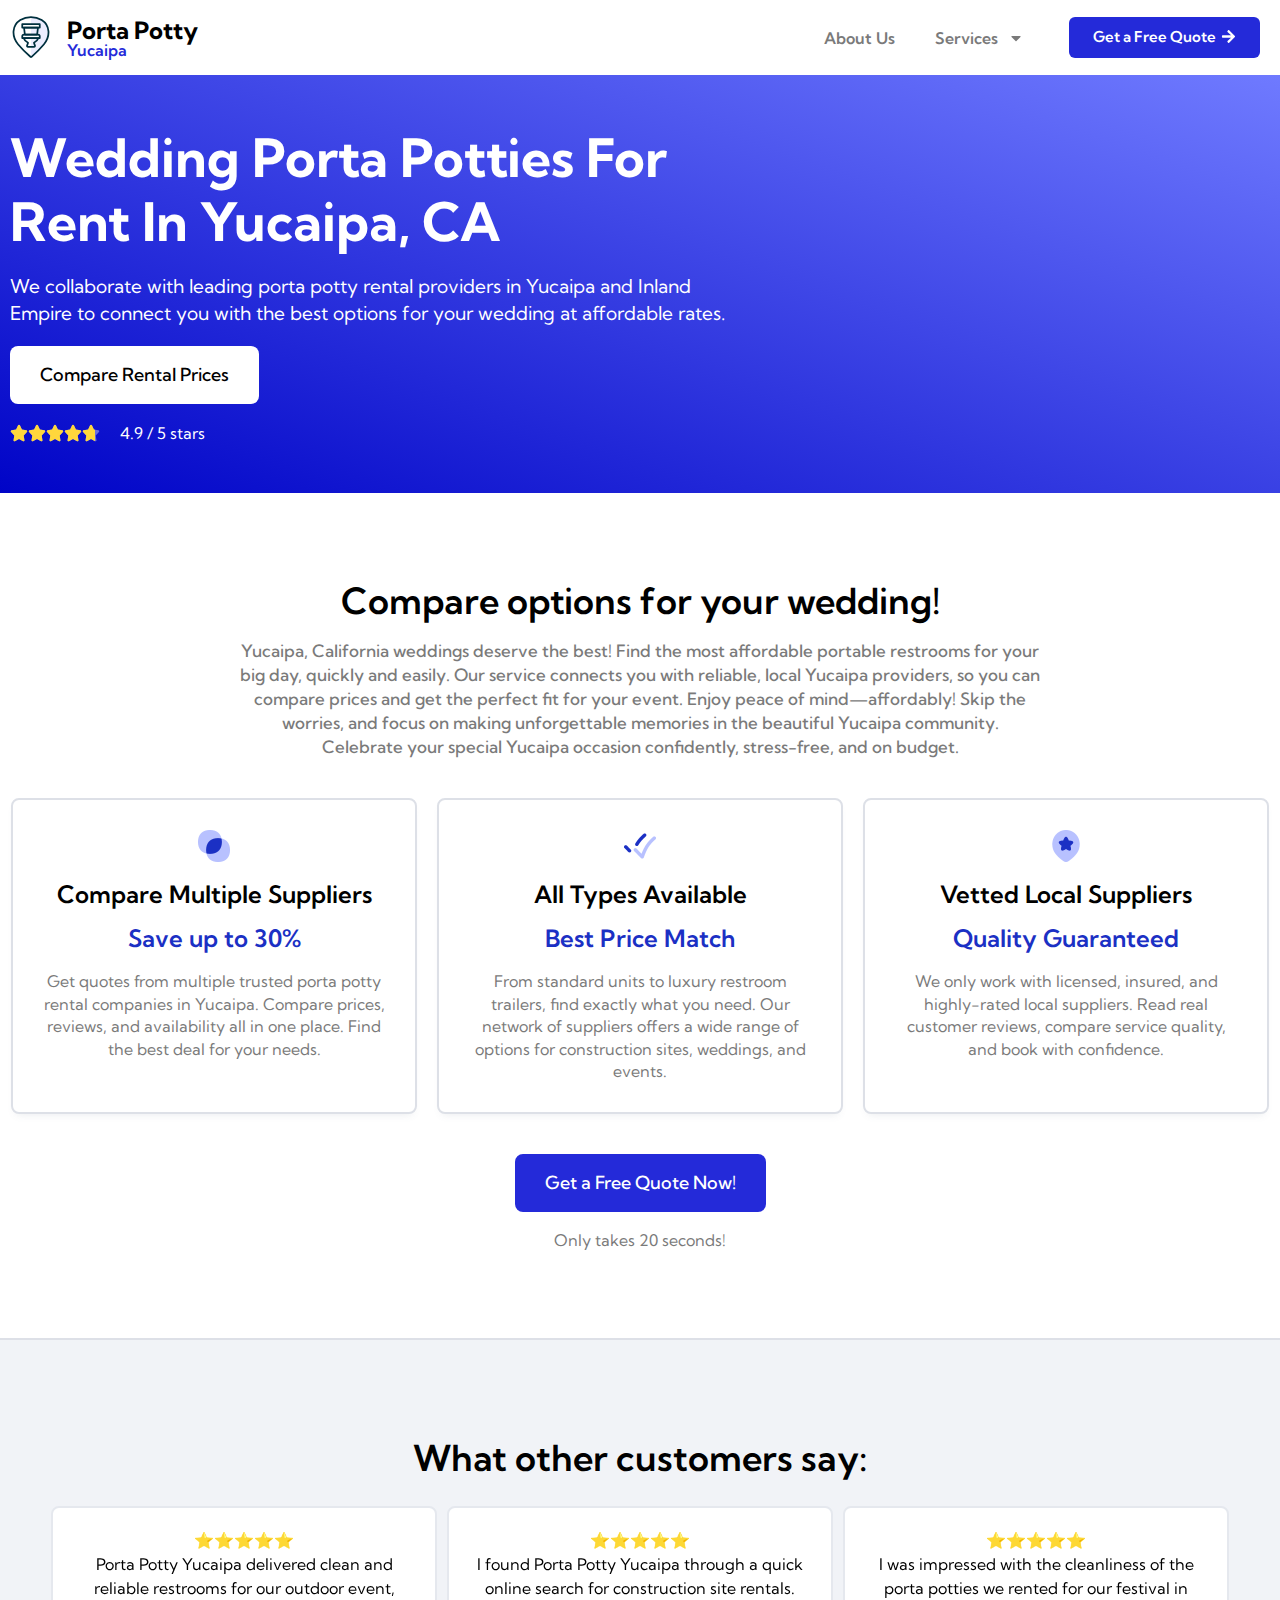
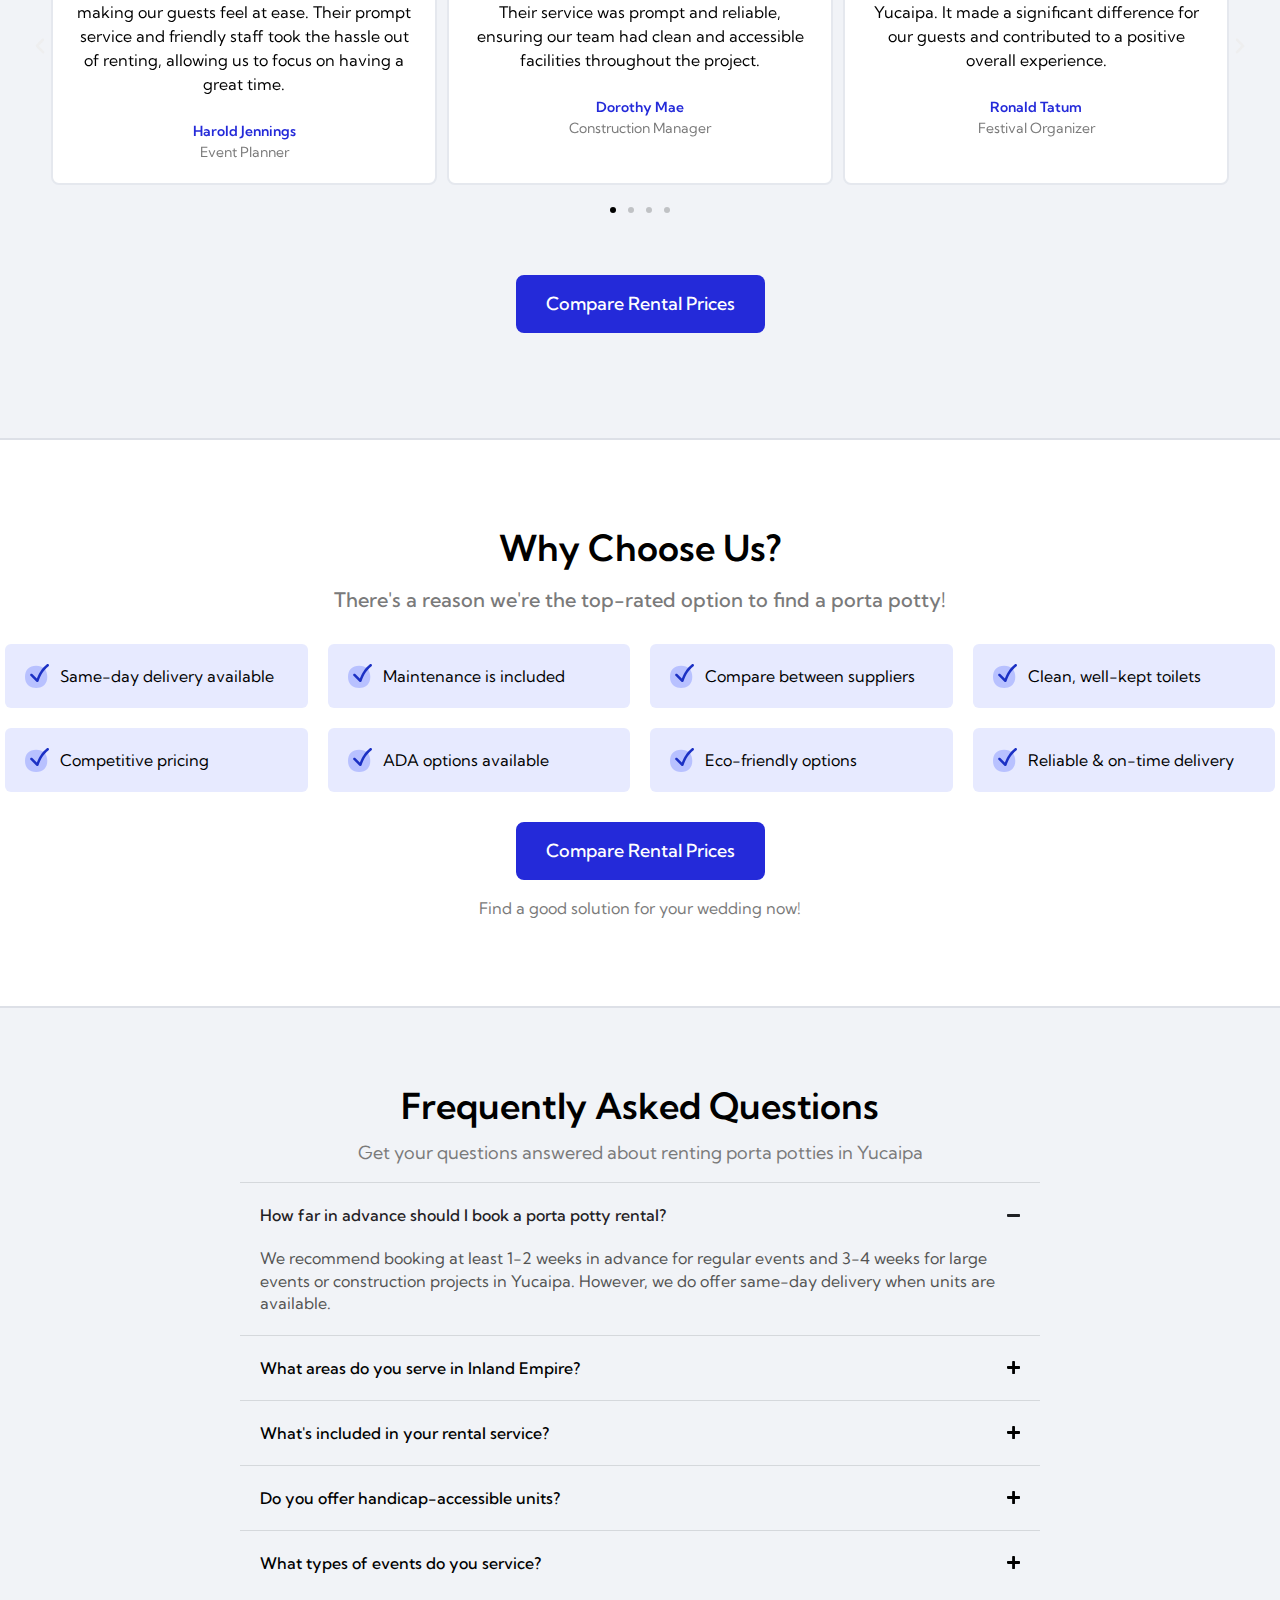
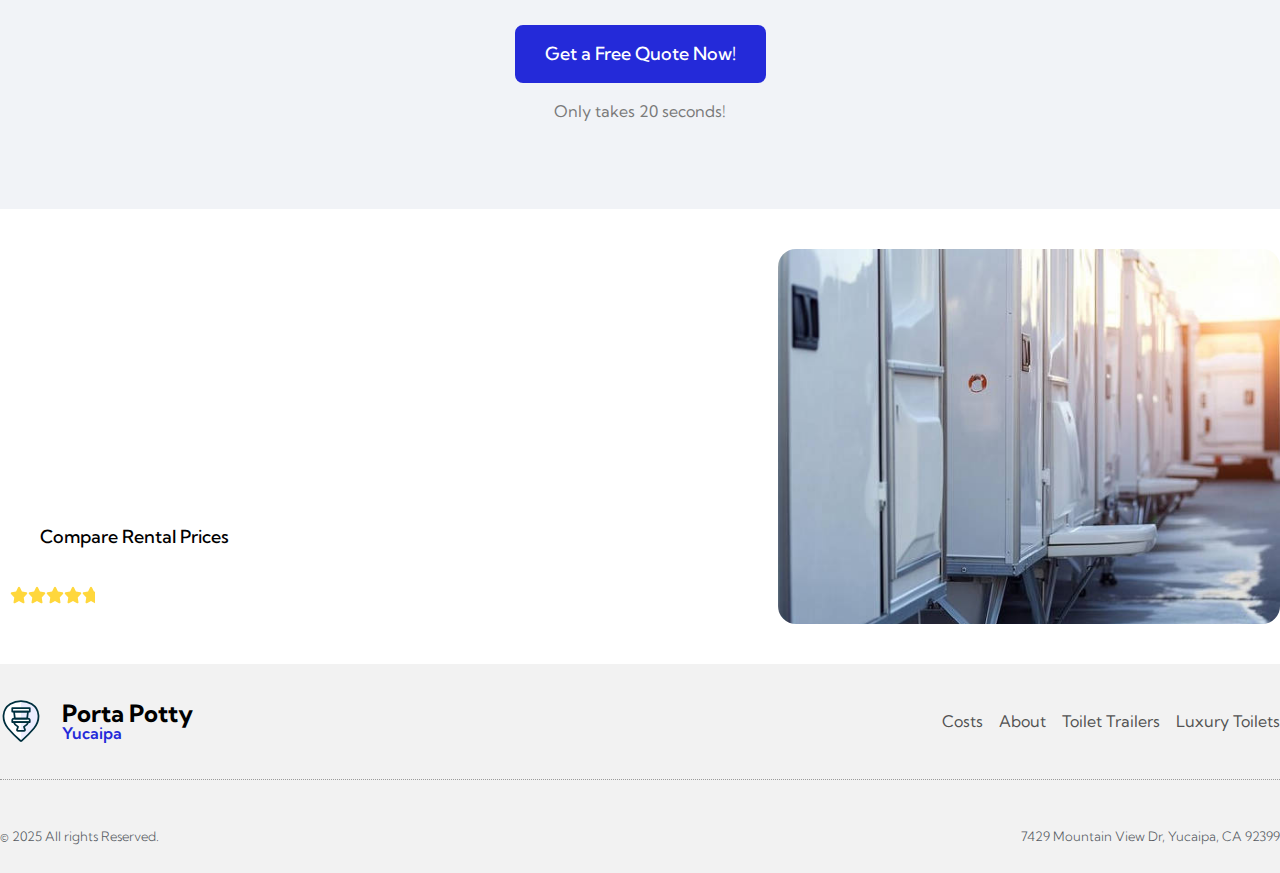
<file: weddings/index.html>
<!DOCTYPE html>
<html lang="en-US" prefix="og: https://ogp.me/ns#">
<head>
	<meta charset="UTF-8">
	<meta name="viewport" content="width=device-width, initial-scale=1">
	<link rel="profile" href="https://gmpg.org/xfn/11">
		<style>img:is([sizes="auto" i], [sizes^="auto," i]) { contain-intrinsic-size: 3000px 1500px }</style>
	
<!-- Search Engine Optimization by Rank Math - https://rankmath.com/ -->
<title>Wedding Porta Potties for Rent in Yucaipa</title>
<meta name="description" content="We collaborate with leading porta potty rental providers in and to connect you with the best options for your wedding at affordable rates.">
<meta name="robots" content="follow, index, max-snippet:-1, max-video-preview:-1, max-image-preview:large">
<meta property="og:locale" content="en_US">
<meta property="og:type" content="article">
<meta property="og:title" content="Wedding Porta Potties for Rent in Yucaipa">
<meta property="og:description" content="We collaborate with leading porta potty rental providers in and to connect you with the best options for your wedding at affordable rates.">
<meta property="og:site_name" content="Porta Potty Yucaipa">
<meta property="og:updated_time" content="2025-01-30T22:36:33+00:00">
<meta property="og:image" content="/wp-content/uploads/2025/01/Luxury-Toilet-Trailers.jpeg">
<meta property="og:image:secure_url" content="/wp-content/uploads/2025/01/Luxury-Toilet-Trailers.jpeg">
<meta property="og:image:width" content="548">
<meta property="og:image:height" content="409">
<meta property="og:image:alt" content="Wedding Porta Potties for Rent in [city]">
<meta property="og:image:type" content="image/jpeg">
<meta name="twitter:card" content="summary_large_image">
<meta name="twitter:title" content="Wedding Porta Potties for Rent in Yucaipa">
<meta name="twitter:description" content="We collaborate with leading porta potty rental providers in and to connect you with the best options for your wedding at affordable rates.">
<meta name="twitter:image" content="/wp-content/uploads/2025/01/Luxury-Toilet-Trailers.jpeg">
<meta name="twitter:label1" content="Time to read">
<meta name="twitter:data1" content="3 minutes">
<!-- /Rank Math WordPress SEO plugin -->

<link rel="alternate" type="application/rss+xml" title="Porta Potty Rentals in Yucaipa, CA &raquo; Feed" href="/feed/">
<link rel="alternate" type="application/rss+xml" title="Porta Potty Rentals in Yucaipa, CA &raquo; Comments Feed" href="/comments/feed/">
<script>
window._wpemojiSettings = {"baseUrl":"https:\/\/s.w.org\/images\/core\/emoji\/15.0.3\/72x72\/","ext":".png","svgUrl":"https:\/\/s.w.org\/images\/core\/emoji\/15.0.3\/svg\/","svgExt":".svg","source":{"concatemoji":"\/wp-includes\/js\/wp-emoji-release.min.js?ver=6.7.1"}};
/*! This file is auto-generated */
!function(i,n){var o,s,e;function c(e){try{var t={supportTests:e,timestamp:(new Date).valueOf()};sessionStorage.setItem(o,JSON.stringify(t))}catch(e){}}function p(e,t,n){e.clearRect(0,0,e.canvas.width,e.canvas.height),e.fillText(t,0,0);var t=new Uint32Array(e.getImageData(0,0,e.canvas.width,e.canvas.height).data),r=(e.clearRect(0,0,e.canvas.width,e.canvas.height),e.fillText(n,0,0),new Uint32Array(e.getImageData(0,0,e.canvas.width,e.canvas.height).data));return t.every(function(e,t){return e===r[t]})}function u(e,t,n){switch(t){case"flag":return n(e,"🏳️‍⚧️","🏳️​⚧️")?!1:!n(e,"🇺🇳","🇺​🇳")&&!n(e,"🏴󠁧󠁢󠁥󠁮󠁧󠁿","🏴​󠁧​󠁢​󠁥​󠁮​󠁧​󠁿");case"emoji":return!n(e,"🐦‍⬛","🐦​⬛")}return!1}function f(e,t,n){var r="undefined"!=typeof WorkerGlobalScope&&self instanceof WorkerGlobalScope?new OffscreenCanvas(300,150):i.createElement("canvas"),a=r.getContext("2d",{willReadFrequently:!0}),o=(a.textBaseline="top",a.font="600 32px Arial",{});return e.forEach(function(e){o[e]=t(a,e,n)}),o}function t(e){var t=i.createElement("script");t.src=e,t.defer=!0,i.head.appendChild(t)}"undefined"!=typeof Promise&&(o="wpEmojiSettingsSupports",s=["flag","emoji"],n.supports={everything:!0,everythingExceptFlag:!0},e=new Promise(function(e){i.addEventListener("DOMContentLoaded",e,{once:!0})}),new Promise(function(t){var n=function(){try{var e=JSON.parse(sessionStorage.getItem(o));if("object"==typeof e&&"number"==typeof e.timestamp&&(new Date).valueOf()<e.timestamp+604800&&"object"==typeof e.supportTests)return e.supportTests}catch(e){}return null}();if(!n){if("undefined"!=typeof Worker&&"undefined"!=typeof OffscreenCanvas&&"undefined"!=typeof URL&&URL.createObjectURL&&"undefined"!=typeof Blob)try{var e="postMessage("+f.toString()+"("+[JSON.stringify(s),u.toString(),p.toString()].join(",")+"));",r=new Blob([e],{type:"text/javascript"}),a=new Worker(URL.createObjectURL(r),{name:"wpTestEmojiSupports"});return void(a.onmessage=function(e){c(n=e.data),a.terminate(),t(n)})}catch(e){}c(n=f(s,u,p))}t(n)}).then(function(e){for(var t in e)n.supports[t]=e[t],n.supports.everything=n.supports.everything&&n.supports[t],"flag"!==t&&(n.supports.everythingExceptFlag=n.supports.everythingExceptFlag&&n.supports[t]);n.supports.everythingExceptFlag=n.supports.everythingExceptFlag&&!n.supports.flag,n.DOMReady=!1,n.readyCallback=function(){n.DOMReady=!0}}).then(function(){return e}).then(function(){var e;n.supports.everything||(n.readyCallback(),(e=n.source||{}).concatemoji?t(e.concatemoji):e.wpemoji&&e.twemoji&&(t(e.twemoji),t(e.wpemoji)))}))}((window,document),window._wpemojiSettings);
</script>
<style id="wp-emoji-styles-inline-css">img.wp-smiley, img.emoji {
		display: inline !important;
		border: none !important;
		box-shadow: none !important;
		height: 1em !important;
		width: 1em !important;
		margin: 0 0.07em !important;
		vertical-align: -0.1em !important;
		background: none !important;
		padding: 0 !important;
	}</style>
<style id="rank-math-toc-block-style-inline-css">.wp-block-rank-math-toc-block nav ol{counter-reset:item}.wp-block-rank-math-toc-block nav ol li{display:block}.wp-block-rank-math-toc-block nav ol li:before{content:counters(item, ".") ". ";counter-increment:item}</style>
<style id="rank-math-rich-snippet-style-inline-css">/*!
* Plugin:  Rank Math
* URL: https://rankmath.com/wordpress/plugin/seo-suite/
* Name:  rank-math-review-snippet.css
*/@-webkit-keyframes spin{0%{-webkit-transform:rotate(0deg)}100%{-webkit-transform:rotate(-360deg)}}@keyframes spin{0%{-webkit-transform:rotate(0deg)}100%{-webkit-transform:rotate(-360deg)}}@keyframes bounce{from{-webkit-transform:translateY(0px);transform:translateY(0px)}to{-webkit-transform:translateY(-5px);transform:translateY(-5px)}}@-webkit-keyframes bounce{from{-webkit-transform:translateY(0px);transform:translateY(0px)}to{-webkit-transform:translateY(-5px);transform:translateY(-5px)}}@-webkit-keyframes loading{0%{background-size:20% 50% ,20% 50% ,20% 50%}20%{background-size:20% 20% ,20% 50% ,20% 50%}40%{background-size:20% 100%,20% 20% ,20% 50%}60%{background-size:20% 50% ,20% 100%,20% 20%}80%{background-size:20% 50% ,20% 50% ,20% 100%}100%{background-size:20% 50% ,20% 50% ,20% 50%}}@keyframes loading{0%{background-size:20% 50% ,20% 50% ,20% 50%}20%{background-size:20% 20% ,20% 50% ,20% 50%}40%{background-size:20% 100%,20% 20% ,20% 50%}60%{background-size:20% 50% ,20% 100%,20% 20%}80%{background-size:20% 50% ,20% 50% ,20% 100%}100%{background-size:20% 50% ,20% 50% ,20% 50%}}:root{--rankmath-wp-adminbar-height: 0}#rank-math-rich-snippet-wrapper{overflow:hidden}#rank-math-rich-snippet-wrapper h5.rank-math-title{display:block;font-size:18px;line-height:1.4}#rank-math-rich-snippet-wrapper .rank-math-review-image{float:right;max-width:40%;margin-left:15px}#rank-math-rich-snippet-wrapper .rank-math-review-data{margin-bottom:15px}#rank-math-rich-snippet-wrapper .rank-math-total-wrapper{width:100%;padding:0 0 20px 0;float:left;clear:both;position:relative;-webkit-box-sizing:border-box;box-sizing:border-box}#rank-math-rich-snippet-wrapper .rank-math-total-wrapper .rank-math-total{border:0;display:block;margin:0;width:auto;float:left;text-align:left;padding:0;font-size:24px;line-height:1;font-weight:700;-webkit-box-sizing:border-box;box-sizing:border-box;overflow:hidden}#rank-math-rich-snippet-wrapper .rank-math-total-wrapper .rank-math-review-star{float:left;margin-left:15px;margin-top:5px;position:relative;z-index:99;line-height:1}#rank-math-rich-snippet-wrapper .rank-math-total-wrapper .rank-math-review-star .rank-math-review-result-wrapper{display:inline-block;white-space:nowrap;position:relative;color:#e7e7e7}#rank-math-rich-snippet-wrapper .rank-math-total-wrapper .rank-math-review-star .rank-math-review-result-wrapper .rank-math-review-result{position:absolute;top:0;left:0;overflow:hidden;white-space:nowrap;color:#ffbe01}#rank-math-rich-snippet-wrapper .rank-math-total-wrapper .rank-math-review-star .rank-math-review-result-wrapper i{font-size:18px;-webkit-text-stroke-width:1px;font-style:normal;padding:0 2px;line-height:inherit}#rank-math-rich-snippet-wrapper .rank-math-total-wrapper .rank-math-review-star .rank-math-review-result-wrapper i:before{content:"\2605"}body.rtl #rank-math-rich-snippet-wrapper .rank-math-review-image{float:left;margin-left:0;margin-right:15px}body.rtl #rank-math-rich-snippet-wrapper .rank-math-total-wrapper .rank-math-total{float:right}body.rtl #rank-math-rich-snippet-wrapper .rank-math-total-wrapper .rank-math-review-star{float:right;margin-left:0;margin-right:15px}body.rtl #rank-math-rich-snippet-wrapper .rank-math-total-wrapper .rank-math-review-star .rank-math-review-result{left:auto;right:0}@media screen and (max-width: 480px){#rank-math-rich-snippet-wrapper .rank-math-review-image{display:block;max-width:100%;width:100%;text-align:center;margin-right:0}#rank-math-rich-snippet-wrapper .rank-math-review-data{clear:both}}.clear{clear:both}</style>
<style id="global-styles-inline-css">:root{--wp--preset--aspect-ratio--square: 1;--wp--preset--aspect-ratio--4-3: 4/3;--wp--preset--aspect-ratio--3-4: 3/4;--wp--preset--aspect-ratio--3-2: 3/2;--wp--preset--aspect-ratio--2-3: 2/3;--wp--preset--aspect-ratio--16-9: 16/9;--wp--preset--aspect-ratio--9-16: 9/16;--wp--preset--color--black: #000000;--wp--preset--color--cyan-bluish-gray: #abb8c3;--wp--preset--color--white: #ffffff;--wp--preset--color--pale-pink: #f78da7;--wp--preset--color--vivid-red: #cf2e2e;--wp--preset--color--luminous-vivid-orange: #ff6900;--wp--preset--color--luminous-vivid-amber: #fcb900;--wp--preset--color--light-green-cyan: #7bdcb5;--wp--preset--color--vivid-green-cyan: #00d084;--wp--preset--color--pale-cyan-blue: #8ed1fc;--wp--preset--color--vivid-cyan-blue: #0693e3;--wp--preset--color--vivid-purple: #9b51e0;--wp--preset--gradient--vivid-cyan-blue-to-vivid-purple: linear-gradient(135deg,rgba(6,147,227,1) 0%,rgb(155,81,224) 100%);--wp--preset--gradient--light-green-cyan-to-vivid-green-cyan: linear-gradient(135deg,rgb(122,220,180) 0%,rgb(0,208,130) 100%);--wp--preset--gradient--luminous-vivid-amber-to-luminous-vivid-orange: linear-gradient(135deg,rgba(252,185,0,1) 0%,rgba(255,105,0,1) 100%);--wp--preset--gradient--luminous-vivid-orange-to-vivid-red: linear-gradient(135deg,rgba(255,105,0,1) 0%,rgb(207,46,46) 100%);--wp--preset--gradient--very-light-gray-to-cyan-bluish-gray: linear-gradient(135deg,rgb(238,238,238) 0%,rgb(169,184,195) 100%);--wp--preset--gradient--cool-to-warm-spectrum: linear-gradient(135deg,rgb(74,234,220) 0%,rgb(151,120,209) 20%,rgb(207,42,186) 40%,rgb(238,44,130) 60%,rgb(251,105,98) 80%,rgb(254,248,76) 100%);--wp--preset--gradient--blush-light-purple: linear-gradient(135deg,rgb(255,206,236) 0%,rgb(152,150,240) 100%);--wp--preset--gradient--blush-bordeaux: linear-gradient(135deg,rgb(254,205,165) 0%,rgb(254,45,45) 50%,rgb(107,0,62) 100%);--wp--preset--gradient--luminous-dusk: linear-gradient(135deg,rgb(255,203,112) 0%,rgb(199,81,192) 50%,rgb(65,88,208) 100%);--wp--preset--gradient--pale-ocean: linear-gradient(135deg,rgb(255,245,203) 0%,rgb(182,227,212) 50%,rgb(51,167,181) 100%);--wp--preset--gradient--electric-grass: linear-gradient(135deg,rgb(202,248,128) 0%,rgb(113,206,126) 100%);--wp--preset--gradient--midnight: linear-gradient(135deg,rgb(2,3,129) 0%,rgb(40,116,252) 100%);--wp--preset--font-size--small: 13px;--wp--preset--font-size--medium: 20px;--wp--preset--font-size--large: 36px;--wp--preset--font-size--x-large: 42px;--wp--preset--spacing--20: 0.44rem;--wp--preset--spacing--30: 0.67rem;--wp--preset--spacing--40: 1rem;--wp--preset--spacing--50: 1.5rem;--wp--preset--spacing--60: 2.25rem;--wp--preset--spacing--70: 3.38rem;--wp--preset--spacing--80: 5.06rem;--wp--preset--shadow--natural: 6px 6px 9px rgba(0, 0, 0, 0.2);--wp--preset--shadow--deep: 12px 12px 50px rgba(0, 0, 0, 0.4);--wp--preset--shadow--sharp: 6px 6px 0px rgba(0, 0, 0, 0.2);--wp--preset--shadow--outlined: 6px 6px 0px -3px rgba(255, 255, 255, 1), 6px 6px rgba(0, 0, 0, 1);--wp--preset--shadow--crisp: 6px 6px 0px rgba(0, 0, 0, 1);}:root { --wp--style--global--content-size: 800px;--wp--style--global--wide-size: 1200px; }:where(body) { margin: 0; }.wp-site-blocks > .alignleft { float: left; margin-right: 2em; }.wp-site-blocks > .alignright { float: right; margin-left: 2em; }.wp-site-blocks > .aligncenter { justify-content: center; margin-left: auto; margin-right: auto; }:where(.wp-site-blocks) > * { margin-block-start: 24px; margin-block-end: 0; }:where(.wp-site-blocks) > :first-child { margin-block-start: 0; }:where(.wp-site-blocks) > :last-child { margin-block-end: 0; }:root { --wp--style--block-gap: 24px; }:root :where(.is-layout-flow) > :first-child{margin-block-start: 0;}:root :where(.is-layout-flow) > :last-child{margin-block-end: 0;}:root :where(.is-layout-flow) > *{margin-block-start: 24px;margin-block-end: 0;}:root :where(.is-layout-constrained) > :first-child{margin-block-start: 0;}:root :where(.is-layout-constrained) > :last-child{margin-block-end: 0;}:root :where(.is-layout-constrained) > *{margin-block-start: 24px;margin-block-end: 0;}:root :where(.is-layout-flex){gap: 24px;}:root :where(.is-layout-grid){gap: 24px;}.is-layout-flow > .alignleft{float: left;margin-inline-start: 0;margin-inline-end: 2em;}.is-layout-flow > .alignright{float: right;margin-inline-start: 2em;margin-inline-end: 0;}.is-layout-flow > .aligncenter{margin-left: auto !important;margin-right: auto !important;}.is-layout-constrained > .alignleft{float: left;margin-inline-start: 0;margin-inline-end: 2em;}.is-layout-constrained > .alignright{float: right;margin-inline-start: 2em;margin-inline-end: 0;}.is-layout-constrained > .aligncenter{margin-left: auto !important;margin-right: auto !important;}.is-layout-constrained > :where(:not(.alignleft):not(.alignright):not(.alignfull)){max-width: var(--wp--style--global--content-size);margin-left: auto !important;margin-right: auto !important;}.is-layout-constrained > .alignwide{max-width: var(--wp--style--global--wide-size);}body .is-layout-flex{display: flex;}.is-layout-flex{flex-wrap: wrap;align-items: center;}.is-layout-flex > :is(*, div){margin: 0;}body .is-layout-grid{display: grid;}.is-layout-grid > :is(*, div){margin: 0;}body{padding-top: 0px;padding-right: 0px;padding-bottom: 0px;padding-left: 0px;}a:where(:not(.wp-element-button)){text-decoration: underline;}:root :where(.wp-element-button, .wp-block-button__link){background-color: #32373c;border-width: 0;color: #fff;font-family: inherit;font-size: inherit;line-height: inherit;padding: calc(0.667em + 2px) calc(1.333em + 2px);text-decoration: none;}.has-black-color{color: var(--wp--preset--color--black) !important;}.has-cyan-bluish-gray-color{color: var(--wp--preset--color--cyan-bluish-gray) !important;}.has-white-color{color: var(--wp--preset--color--white) !important;}.has-pale-pink-color{color: var(--wp--preset--color--pale-pink) !important;}.has-vivid-red-color{color: var(--wp--preset--color--vivid-red) !important;}.has-luminous-vivid-orange-color{color: var(--wp--preset--color--luminous-vivid-orange) !important;}.has-luminous-vivid-amber-color{color: var(--wp--preset--color--luminous-vivid-amber) !important;}.has-light-green-cyan-color{color: var(--wp--preset--color--light-green-cyan) !important;}.has-vivid-green-cyan-color{color: var(--wp--preset--color--vivid-green-cyan) !important;}.has-pale-cyan-blue-color{color: var(--wp--preset--color--pale-cyan-blue) !important;}.has-vivid-cyan-blue-color{color: var(--wp--preset--color--vivid-cyan-blue) !important;}.has-vivid-purple-color{color: var(--wp--preset--color--vivid-purple) !important;}.has-black-background-color{background-color: var(--wp--preset--color--black) !important;}.has-cyan-bluish-gray-background-color{background-color: var(--wp--preset--color--cyan-bluish-gray) !important;}.has-white-background-color{background-color: var(--wp--preset--color--white) !important;}.has-pale-pink-background-color{background-color: var(--wp--preset--color--pale-pink) !important;}.has-vivid-red-background-color{background-color: var(--wp--preset--color--vivid-red) !important;}.has-luminous-vivid-orange-background-color{background-color: var(--wp--preset--color--luminous-vivid-orange) !important;}.has-luminous-vivid-amber-background-color{background-color: var(--wp--preset--color--luminous-vivid-amber) !important;}.has-light-green-cyan-background-color{background-color: var(--wp--preset--color--light-green-cyan) !important;}.has-vivid-green-cyan-background-color{background-color: var(--wp--preset--color--vivid-green-cyan) !important;}.has-pale-cyan-blue-background-color{background-color: var(--wp--preset--color--pale-cyan-blue) !important;}.has-vivid-cyan-blue-background-color{background-color: var(--wp--preset--color--vivid-cyan-blue) !important;}.has-vivid-purple-background-color{background-color: var(--wp--preset--color--vivid-purple) !important;}.has-black-border-color{border-color: var(--wp--preset--color--black) !important;}.has-cyan-bluish-gray-border-color{border-color: var(--wp--preset--color--cyan-bluish-gray) !important;}.has-white-border-color{border-color: var(--wp--preset--color--white) !important;}.has-pale-pink-border-color{border-color: var(--wp--preset--color--pale-pink) !important;}.has-vivid-red-border-color{border-color: var(--wp--preset--color--vivid-red) !important;}.has-luminous-vivid-orange-border-color{border-color: var(--wp--preset--color--luminous-vivid-orange) !important;}.has-luminous-vivid-amber-border-color{border-color: var(--wp--preset--color--luminous-vivid-amber) !important;}.has-light-green-cyan-border-color{border-color: var(--wp--preset--color--light-green-cyan) !important;}.has-vivid-green-cyan-border-color{border-color: var(--wp--preset--color--vivid-green-cyan) !important;}.has-pale-cyan-blue-border-color{border-color: var(--wp--preset--color--pale-cyan-blue) !important;}.has-vivid-cyan-blue-border-color{border-color: var(--wp--preset--color--vivid-cyan-blue) !important;}.has-vivid-purple-border-color{border-color: var(--wp--preset--color--vivid-purple) !important;}.has-vivid-cyan-blue-to-vivid-purple-gradient-background{background: var(--wp--preset--gradient--vivid-cyan-blue-to-vivid-purple) !important;}.has-light-green-cyan-to-vivid-green-cyan-gradient-background{background: var(--wp--preset--gradient--light-green-cyan-to-vivid-green-cyan) !important;}.has-luminous-vivid-amber-to-luminous-vivid-orange-gradient-background{background: var(--wp--preset--gradient--luminous-vivid-amber-to-luminous-vivid-orange) !important;}.has-luminous-vivid-orange-to-vivid-red-gradient-background{background: var(--wp--preset--gradient--luminous-vivid-orange-to-vivid-red) !important;}.has-very-light-gray-to-cyan-bluish-gray-gradient-background{background: var(--wp--preset--gradient--very-light-gray-to-cyan-bluish-gray) !important;}.has-cool-to-warm-spectrum-gradient-background{background: var(--wp--preset--gradient--cool-to-warm-spectrum) !important;}.has-blush-light-purple-gradient-background{background: var(--wp--preset--gradient--blush-light-purple) !important;}.has-blush-bordeaux-gradient-background{background: var(--wp--preset--gradient--blush-bordeaux) !important;}.has-luminous-dusk-gradient-background{background: var(--wp--preset--gradient--luminous-dusk) !important;}.has-pale-ocean-gradient-background{background: var(--wp--preset--gradient--pale-ocean) !important;}.has-electric-grass-gradient-background{background: var(--wp--preset--gradient--electric-grass) !important;}.has-midnight-gradient-background{background: var(--wp--preset--gradient--midnight) !important;}.has-small-font-size{font-size: var(--wp--preset--font-size--small) !important;}.has-medium-font-size{font-size: var(--wp--preset--font-size--medium) !important;}.has-large-font-size{font-size: var(--wp--preset--font-size--large) !important;}.has-x-large-font-size{font-size: var(--wp--preset--font-size--x-large) !important;}
:root :where(.wp-block-pullquote){font-size: 1.5em;line-height: 1.6;}</style>
<link rel="stylesheet" id="hello-elementor-css" href="/wp-content/themes/hello-elementor/style.min.css?ver=3.2.1" media="all">
<link rel="stylesheet" id="hello-elementor-theme-style-css" href="/wp-content/themes/hello-elementor/theme.min.css?ver=3.2.1" media="all">
<link rel="stylesheet" id="hello-elementor-header-footer-css" href="/wp-content/themes/hello-elementor/header-footer.min.css?ver=3.2.1" media="all">
<link rel="stylesheet" id="elementor-frontend-css" href="/wp-content/plugins/elementor/assets/css/frontend.min.css?ver=3.26.5" media="all">
<link rel="stylesheet" id="elementor-post-7-css" href="/wp-content/uploads/elementor/css/post-7.css?ver=1738264329" media="all">
<link rel="stylesheet" id="widget-heading-css" href="/wp-content/plugins/elementor/assets/css/widget-heading.min.css?ver=3.26.5" media="all">
<link rel="stylesheet" id="widget-nav-menu-css" href="/wp-content/plugins/elementor-pro/assets/css/widget-nav-menu.min.css?ver=3.26.3" media="all">
<link rel="stylesheet" id="widget-icon-list-css" href="/wp-content/plugins/elementor/assets/css/widget-icon-list.min.css?ver=3.26.5" media="all">
<link rel="stylesheet" id="widget-rating-css" href="/wp-content/plugins/elementor/assets/css/widget-rating.min.css?ver=3.26.5" media="all">
<link rel="stylesheet" id="widget-image-css" href="/wp-content/plugins/elementor/assets/css/widget-image.min.css?ver=3.26.5" media="all">
<link rel="stylesheet" id="swiper-css" href="/wp-content/plugins/elementor/assets/lib/swiper/v8/css/swiper.min.css?ver=8.4.5" media="all">
<link rel="stylesheet" id="e-swiper-css" href="/wp-content/plugins/elementor/assets/css/conditionals/e-swiper.min.css?ver=3.26.5" media="all">
<link rel="stylesheet" id="widget-testimonial-carousel-css" href="/wp-content/plugins/elementor-pro/assets/css/widget-testimonial-carousel.min.css?ver=3.26.3" media="all">
<link rel="stylesheet" id="widget-carousel-module-base-css" href="/wp-content/plugins/elementor-pro/assets/css/widget-carousel-module-base.min.css?ver=3.26.3" media="all">
<link rel="stylesheet" id="widget-nested-accordion-css" href="/wp-content/plugins/elementor/assets/css/widget-nested-accordion.min.css?ver=3.26.5" media="all">
<link rel="stylesheet" id="elementor-post-155-css" href="/wp-content/uploads/elementor/css/post-155.css?ver=1738276665" media="all">
<link rel="stylesheet" id="elementor-post-30-css" href="/wp-content/uploads/elementor/css/post-30.css?ver=1738264329" media="all">
<link rel="stylesheet" id="elementor-post-296-css" href="/wp-content/uploads/elementor/css/post-296.css?ver=1738264329" media="all">
<link rel="stylesheet" id="google-fonts-1-css" href="https://fonts.googleapis.com/css?family=Kumbh+Sans%3A100%2C100italic%2C200%2C200italic%2C300%2C300italic%2C400%2C400italic%2C500%2C500italic%2C600%2C600italic%2C700%2C700italic%2C800%2C800italic%2C900%2C900italic&#038;display=swap&#038;ver=6.7.1" media="all">
<link rel="preconnect" href="https://fonts.gstatic.com/" crossorigin>
<script id="breeze-prefetch-js-extra">var breeze_prefetch = {"local_url":"","ignore_remote_prefetch":"1","ignore_list":["wp-admin","wp-login.php"]};</script>
<script src="/wp-content/plugins/breeze/assets/js/js-front-end/breeze-prefetch-links.min.js?ver=2.2.1" id="breeze-prefetch-js"></script>
<script src="/wp-includes/js/jquery/jquery.min.js?ver=3.7.1" id="jquery-core-js"></script>
<script src="/wp-includes/js/jquery/jquery-migrate.min.js?ver=3.4.1" id="jquery-migrate-js"></script>
<link rel="https://api.w.org/" href="/wp-json/">
<link rel="alternate" title="JSON" type="application/json" href="/wp-json/wp/v2/pages/155">
<link rel="EditURI" type="application/rsd+xml" title="RSD" href="/xmlrpc.php?rsd">
<meta name="generator" content="WordPress 6.7.1">
<link rel="shortlink" href="/?p=155">
<link rel="alternate" title="oEmbed (JSON)" type="application/json+oembed" href="/wp-json/oembed/1.0/embed?url=https%3A%2F%2F%2Fweddings%2F">
<link rel="alternate" title="oEmbed (XML)" type="text/xml+oembed" href="/wp-json/oembed/1.0/embed?url=https%3A%2F%2F%2Fweddings%2F#038;format=xml">
<script async defer src="https://app.visitortracking.com/assets/js/tracer.js"></script>
<script>function init_tracer() { 
   var tracer = new Tracer({  
   websiteId : "fb5f4196-71fc-4065-b823-f34758675cf7",  
   async : true, 
   debug : false }); 
 }</script>
<style>/* CSS added by Hide Metadata Plugin */

.entry-meta .byline:before,
			.entry-header .entry-meta span.byline:before,
			.entry-meta .byline:after,
			.entry-header .entry-meta span.byline:after,
			.single .byline, .group-blog .byline,
			.entry-meta .byline,
			.entry-header .entry-meta > span.byline,
			.entry-meta .author.vcard  {
				content: '';
				display: none;
				margin: 0;
			}</style>
<meta name="generator" content="Elementor 3.26.5; features: e_font_icon_svg, additional_custom_breakpoints, e_element_cache; settings: css_print_method-external, google_font-enabled, font_display-swap">
			<style>.e-con.e-parent:nth-of-type(n+4):not(.e-lazyloaded):not(.e-no-lazyload),
				.e-con.e-parent:nth-of-type(n+4):not(.e-lazyloaded):not(.e-no-lazyload) * {
					background-image: none !important;
				}
				@media screen and (max-height: 1024px) {
					.e-con.e-parent:nth-of-type(n+3):not(.e-lazyloaded):not(.e-no-lazyload),
					.e-con.e-parent:nth-of-type(n+3):not(.e-lazyloaded):not(.e-no-lazyload) * {
						background-image: none !important;
					}
				}
				@media screen and (max-height: 640px) {
					.e-con.e-parent:nth-of-type(n+2):not(.e-lazyloaded):not(.e-no-lazyload),
					.e-con.e-parent:nth-of-type(n+2):not(.e-lazyloaded):not(.e-no-lazyload) * {
						background-image: none !important;
					}
				}</style>
			<link rel="icon" href="/wp-content/uploads/2025/01/Style-Three-Pin-Toilet-Streamline-Ultimate.svg" sizes="32x32">
<link rel="icon" href="/wp-content/uploads/2025/01/Style-Three-Pin-Toilet-Streamline-Ultimate.svg" sizes="192x192">
<link rel="apple-touch-icon" href="/wp-content/uploads/2025/01/Style-Three-Pin-Toilet-Streamline-Ultimate.svg">
<meta name="msapplication-TileImage" content="/wp-content/uploads/2025/01/Style-Three-Pin-Toilet-Streamline-Ultimate.svg">
</head>
<body class="page-template page-template-elementor_header_footer page page-id-155 wp-embed-responsive elementor-default elementor-template-full-width elementor-kit-7 elementor-page elementor-page-155">


<a class="skip-link screen-reader-text" href="#content">Skip to content</a>

		<div data-elementor-type="header" data-elementor-id="30" class="elementor elementor-30 elementor-location-header" data-elementor-post-type="elementor_library">
			<div class="elementor-element elementor-element-f73ef7e e-flex e-con-boxed e-con e-parent" data-id="f73ef7e" data-element_type="container">
					<div class="e-con-inner">
				<div class="elementor-element elementor-element-a63eb3f elementor-view-default elementor-widget elementor-widget-icon" data-id="a63eb3f" data-element_type="widget" data-widget_type="icon.default">
				<div class="elementor-widget-container">
							<div class="elementor-icon-wrapper">
			<a class="elementor-icon" href="/">
			<svg xmlns="http://www.w3.org/2000/svg" viewbox="0 0 24 24" id="Style-Three-Pin-Toilet--Streamline-Ultimate" height="24" width="24"><desc>Style Three Pin Toilet Streamline Icon: https://streamlinehq.com</desc><defs></defs><title>style-three-pin-toilet</title>
<path d="M12 0.574a11.38 11.38 0 0 1 6.112 1.77c4.75 3.011 5.1 9.23 1.315 13.777a59.3 59.3 0 0 1 -7.106 7.188 0.5 0.5 0 0 1 -0.642 0 59.333 59.333 0 0 1 -7.106 -7.189C0.789 11.574 1.138 5.355 5.888 2.344A11.38 11.38 0 0 1 12 0.574Z" fill="#ecedff" stroke-width="1"></path><path d="M12 0.574a11.38 11.38 0 0 0 -6.112 1.77c-4.75 3.011 -5.1 9.23 -1.315 13.777a59.333 59.333 0 0 0 7.106 7.189 0.5 0.5 0 0 0 0.321 0.116Z" fill="#ffffff" stroke-width="1"></path><path d="M12 0.574a11.38 11.38 0 0 1 6.112 1.77c4.75 3.011 5.1 9.23 1.315 13.777a59.333 59.333 0 0 1 -7.106 7.189 0.5 0.5 0 0 1 -0.642 0 59.3 59.3 0 0 1 -7.106 -7.188C0.789 11.574 1.138 5.355 5.888 2.344A11.38 11.38 0 0 1 12 0.574Z" stroke="#00303e" stroke-linecap="round" stroke-linejoin="round" fill="none" stroke-width="1"></path><path d="M7.756 12.575a4.514 4.514 0 0 0 2.574 2.679l-0.591 1.652a0.5 0.5 0 0 0 0.471 0.669h3.58a0.5 0.5 0 0 0 0.471 -0.669l-0.591 -1.652a4.514 4.514 0 0 0 2.574 -2.679Z" fill="#ecedff" stroke-width="1"></path><path d="m16 6.575 -0.5 4 -7 0 -0.5 -4 8 0z" fill="#ecedff" stroke-width="1"></path><path d="m12 6.575 -4 0 0.5 4 3.5 0 0 -4z" fill="#ffffff" stroke-width="1"></path><path d="M12 12.575H7.756a4.514 4.514 0 0 0 2.574 2.679l-0.591 1.652a0.5 0.5 0 0 0 0.471 0.669H12Z" fill="#ffffff" stroke-width="1"></path><path d="M7 4.575h10v2H7Z" stroke="#00303e" stroke-linecap="round" stroke-linejoin="round" fill="#ffffff" stroke-width="1"></path><path d="M17 12.575H7v-1a1 1 0 0 1 1 -1h8a1 1 0 0 1 1 1Z" stroke="#00303e" stroke-linecap="round" stroke-linejoin="round" fill="#ffffff" stroke-width="1"></path><path d="m16 6.575 -0.5 4 -7 0 -0.5 -4 8 0z" stroke="#00303e" stroke-linecap="round" stroke-linejoin="round" fill="none" stroke-width="1"></path><path d="M7.756 12.575a4.514 4.514 0 0 0 2.574 2.679l-0.591 1.652a0.5 0.5 0 0 0 0.471 0.669h3.58a0.5 0.5 0 0 0 0.471 -0.669l-0.591 -1.652a4.514 4.514 0 0 0 2.574 -2.679Z" stroke="#00303e" stroke-linecap="round" stroke-linejoin="round" fill="none" stroke-width="1"></path></svg>			</a>
		</div>
						</div>
				</div>
		<div class="elementor-element elementor-element-ba65266 e-con-full e-flex e-con e-child" data-id="ba65266" data-element_type="container">
				<div class="elementor-element elementor-element-674d6a9 elementor-widget elementor-widget-heading" data-id="674d6a9" data-element_type="widget" data-widget_type="heading.default">
				<div class="elementor-widget-container">
					<h2 class="elementor-heading-title elementor-size-default"><a href="/">Porta Potty</a></h2>				</div>
				</div>
				<div class="elementor-element elementor-element-1249a41 elementor-widget elementor-widget-heading" data-id="1249a41" data-element_type="widget" data-widget_type="heading.default">
				<div class="elementor-widget-container">
					<h2 class="elementor-heading-title elementor-size-default"><a href="/">Yucaipa</a></h2>				</div>
				</div>
				</div>
				<div class="elementor-element elementor-element-3896754 elementor-nav-menu__align-end elementor-nav-menu--stretch elementor-widget-mobile__width-initial elementor-nav-menu--dropdown-tablet elementor-nav-menu__text-align-aside elementor-nav-menu--toggle elementor-nav-menu--burger elementor-widget elementor-widget-nav-menu" data-id="3896754" data-element_type="widget" data-settings="{&quot;full_width&quot;:&quot;stretch&quot;,&quot;layout&quot;:&quot;horizontal&quot;,&quot;submenu_icon&quot;:{&quot;value&quot;:&quot;&lt;svg class=\&quot;e-font-icon-svg e-fas-caret-down\&quot; viewBox=\&quot;0 0 320 512\&quot; xmlns=\&quot;http:\/\/www.w3.org\/2000\/svg\&quot;&gt;&lt;path d=\&quot;M31.3 192h257.3c17.8 0 26.7 21.5 14.1 34.1L174.1 354.8c-7.8 7.8-20.5 7.8-28.3 0L17.2 226.1C4.6 213.5 13.5 192 31.3 192z\&quot;&gt;&lt;\/path&gt;&lt;\/svg&gt;&quot;,&quot;library&quot;:&quot;fa-solid&quot;},&quot;toggle&quot;:&quot;burger&quot;}" data-widget_type="nav-menu.default">
				<div class="elementor-widget-container">
								<nav aria-label="Menu" class="elementor-nav-menu--main elementor-nav-menu__container elementor-nav-menu--layout-horizontal e--pointer-underline e--animation-fade">
				<ul id="menu-1-3896754" class="elementor-nav-menu">
<li class="menu-item menu-item-type-post_type menu-item-object-page menu-item-283"><a href="/about-us/" class="elementor-item">About Us</a></li>
<li class="menu-item menu-item-type-custom menu-item-object-custom current-menu-ancestor current-menu-parent menu-item-has-children menu-item-284">
<a href="#" class="elementor-item elementor-item-anchor">Services</a>
<ul class="sub-menu elementor-nav-menu--dropdown">
	<li class="menu-item menu-item-type-post_type menu-item-object-page menu-item-277"><a href="/luxury-toilets/" class="elementor-sub-item">Luxury Toilets</a></li>
	<li class="menu-item menu-item-type-post_type menu-item-object-page menu-item-278"><a href="/toilet-trailers/" class="elementor-sub-item">Toilet Trailers</a></li>
	<li class="menu-item menu-item-type-post_type menu-item-object-page menu-item-279"><a href="/festivals/" class="elementor-sub-item">For Festivals</a></li>
	<li class="menu-item menu-item-type-post_type menu-item-object-page menu-item-280"><a href="/construction/" class="elementor-sub-item">For Construction Sites</a></li>
	<li class="menu-item menu-item-type-post_type menu-item-object-page menu-item-281"><a href="/events/" class="elementor-sub-item">For Events</a></li>
	<li class="menu-item menu-item-type-post_type menu-item-object-page current-menu-item page_item page-item-155 current_page_item menu-item-282"><a href="/weddings/" aria-current="page" class="elementor-sub-item elementor-item-active">For Weddings</a></li>
</ul>
</li>
</ul>			</nav>
					<div class="elementor-menu-toggle" role="button" tabindex="0" aria-label="Menu Toggle" aria-expanded="false">
			<svg aria-hidden="true" role="presentation" class="elementor-menu-toggle__icon--open e-font-icon-svg e-eicon-menu-bar" viewbox="0 0 1000 1000" xmlns="http://www.w3.org/2000/svg"><path d="M104 333H896C929 333 958 304 958 271S929 208 896 208H104C71 208 42 237 42 271S71 333 104 333ZM104 583H896C929 583 958 554 958 521S929 458 896 458H104C71 458 42 487 42 521S71 583 104 583ZM104 833H896C929 833 958 804 958 771S929 708 896 708H104C71 708 42 737 42 771S71 833 104 833Z"></path></svg><svg aria-hidden="true" role="presentation" class="elementor-menu-toggle__icon--close e-font-icon-svg e-eicon-close" viewbox="0 0 1000 1000" xmlns="http://www.w3.org/2000/svg"><path d="M742 167L500 408 258 167C246 154 233 150 217 150 196 150 179 158 167 167 154 179 150 196 150 212 150 229 154 242 171 254L408 500 167 742C138 771 138 800 167 829 196 858 225 858 254 829L496 587 738 829C750 842 767 846 783 846 800 846 817 842 829 829 842 817 846 804 846 783 846 767 842 750 829 737L588 500 833 258C863 229 863 200 833 171 804 137 775 137 742 167Z"></path></svg>		</div>
					<nav class="elementor-nav-menu--dropdown elementor-nav-menu__container" aria-hidden="true">
				<ul id="menu-2-3896754" class="elementor-nav-menu">
<li class="menu-item menu-item-type-post_type menu-item-object-page menu-item-283"><a href="/about-us/" class="elementor-item" tabindex="-1">About Us</a></li>
<li class="menu-item menu-item-type-custom menu-item-object-custom current-menu-ancestor current-menu-parent menu-item-has-children menu-item-284">
<a href="#" class="elementor-item elementor-item-anchor" tabindex="-1">Services</a>
<ul class="sub-menu elementor-nav-menu--dropdown">
	<li class="menu-item menu-item-type-post_type menu-item-object-page menu-item-277"><a href="/luxury-toilets/" class="elementor-sub-item" tabindex="-1">Luxury Toilets</a></li>
	<li class="menu-item menu-item-type-post_type menu-item-object-page menu-item-278"><a href="/toilet-trailers/" class="elementor-sub-item" tabindex="-1">Toilet Trailers</a></li>
	<li class="menu-item menu-item-type-post_type menu-item-object-page menu-item-279"><a href="/festivals/" class="elementor-sub-item" tabindex="-1">For Festivals</a></li>
	<li class="menu-item menu-item-type-post_type menu-item-object-page menu-item-280"><a href="/construction/" class="elementor-sub-item" tabindex="-1">For Construction Sites</a></li>
	<li class="menu-item menu-item-type-post_type menu-item-object-page menu-item-281"><a href="/events/" class="elementor-sub-item" tabindex="-1">For Events</a></li>
	<li class="menu-item menu-item-type-post_type menu-item-object-page current-menu-item page_item page-item-155 current_page_item menu-item-282"><a href="/weddings/" aria-current="page" class="elementor-sub-item elementor-item-active" tabindex="-1">For Weddings</a></li>
</ul>
</li>
</ul>			</nav>
						</div>
				</div>
				<div class="elementor-element elementor-element-b2e0b07 elementor-hidden-mobile elementor-widget elementor-widget-button" data-id="b2e0b07" data-element_type="widget" data-widget_type="button.default">
				<div class="elementor-widget-container">
									<div class="elementor-button-wrapper">
					<a class="elementor-button elementor-button-link elementor-size-sm" href="/quote/">
						<span class="elementor-button-content-wrapper">
						<span class="elementor-button-icon">
				<svg aria-hidden="true" class="e-font-icon-svg e-fas-arrow-right" viewbox="0 0 448 512" xmlns="http://www.w3.org/2000/svg"><path d="M190.5 66.9l22.2-22.2c9.4-9.4 24.6-9.4 33.9 0L441 239c9.4 9.4 9.4 24.6 0 33.9L246.6 467.3c-9.4 9.4-24.6 9.4-33.9 0l-22.2-22.2c-9.5-9.5-9.3-25 .4-34.3L311.4 296H24c-13.3 0-24-10.7-24-24v-32c0-13.3 10.7-24 24-24h287.4L190.9 101.2c-9.8-9.3-10-24.8-.4-34.3z"></path></svg>			</span>
									<span class="elementor-button-text">Get a Free Quote</span>
					</span>
					</a>
				</div>
								</div>
				</div>
					</div>
				</div>
				</div>
				<div data-elementor-type="wp-page" data-elementor-id="155" class="elementor elementor-155" data-elementor-post-type="page">
				<div class="elementor-element elementor-element-1de4bce e-flex e-con-boxed e-con e-parent" data-id="1de4bce" data-element_type="container" data-settings="{&quot;background_background&quot;:&quot;gradient&quot;}">
					<div class="e-con-inner">
		<div class="elementor-element elementor-element-d18c498 e-con-full e-flex e-con e-child" data-id="d18c498" data-element_type="container">
				<div class="elementor-element elementor-element-44da004 elementor-widget elementor-widget-heading" data-id="44da004" data-element_type="widget" data-widget_type="heading.default">
				<div class="elementor-widget-container">
					<h1 class="elementor-heading-title elementor-size-default">Wedding Porta Potties for rent in Yucaipa, CA</h1>				</div>
				</div>
				<div class="elementor-element elementor-element-8b0173c elementor-widget elementor-widget-heading" data-id="8b0173c" data-element_type="widget" data-widget_type="heading.default">
				<div class="elementor-widget-container">
					<p class="elementor-heading-title elementor-size-default">We collaborate with leading porta potty rental providers in Yucaipa and Inland Empire to connect you with the best options for your wedding at affordable rates.</p>				</div>
				</div>
		<div class="elementor-element elementor-element-0881c07 e-con-full e-flex e-con e-child" data-id="0881c07" data-element_type="container">
				<div class="elementor-element elementor-element-ef72f2d elementor-align-left elementor-widget elementor-widget-button" data-id="ef72f2d" data-element_type="widget" data-widget_type="button.default">
				<div class="elementor-widget-container">
									<div class="elementor-button-wrapper">
					<a class="elementor-button elementor-button-link elementor-size-sm" href="/quote/">
						<span class="elementor-button-content-wrapper">
									<span class="elementor-button-text">Compare Rental Prices</span>
					</span>
					</a>
				</div>
								</div>
				</div>
				</div>
		<div class="elementor-element elementor-element-c786944 e-con-full e-flex e-con e-child" data-id="c786944" data-element_type="container">
				<div class="elementor-element elementor-element-9f92c16 elementor-widget elementor-widget-rating" data-id="9f92c16" data-element_type="widget" data-widget_type="rating.default">
				<div class="elementor-widget-container">
							<div class="e-rating" itemtype="https://schema.org/Rating" itemscope="" itemprop="reviewRating">
			<meta itemprop="worstRating">
			<meta itemprop="bestRating" content="5">
			<div class="e-rating-wrapper" itemprop="ratingValue" content="4.7" role="img" aria-label="Rated 4.7 out of 5">
							<div class="e-icon">
				<div class="e-icon-wrapper e-icon-marked">
					<svg aria-hidden="true" class="e-font-icon-svg e-eicon-star" viewbox="0 0 1000 1000" xmlns="http://www.w3.org/2000/svg"><path d="M450 75L338 312 88 350C46 354 25 417 58 450L238 633 196 896C188 942 238 975 275 954L500 837 725 954C767 975 813 942 804 896L763 633 942 450C975 417 954 358 913 350L663 312 550 75C529 33 471 33 450 75Z"></path></svg>				</div>
				<div class="e-icon-wrapper e-icon-unmarked">
					<svg aria-hidden="true" class="e-font-icon-svg e-eicon-star" viewbox="0 0 1000 1000" xmlns="http://www.w3.org/2000/svg"><path d="M450 75L338 312 88 350C46 354 25 417 58 450L238 633 196 896C188 942 238 975 275 954L500 837 725 954C767 975 813 942 804 896L763 633 942 450C975 417 954 358 913 350L663 312 550 75C529 33 471 33 450 75Z"></path></svg>				</div>
			</div>
						<div class="e-icon">
				<div class="e-icon-wrapper e-icon-marked">
					<svg aria-hidden="true" class="e-font-icon-svg e-eicon-star" viewbox="0 0 1000 1000" xmlns="http://www.w3.org/2000/svg"><path d="M450 75L338 312 88 350C46 354 25 417 58 450L238 633 196 896C188 942 238 975 275 954L500 837 725 954C767 975 813 942 804 896L763 633 942 450C975 417 954 358 913 350L663 312 550 75C529 33 471 33 450 75Z"></path></svg>				</div>
				<div class="e-icon-wrapper e-icon-unmarked">
					<svg aria-hidden="true" class="e-font-icon-svg e-eicon-star" viewbox="0 0 1000 1000" xmlns="http://www.w3.org/2000/svg"><path d="M450 75L338 312 88 350C46 354 25 417 58 450L238 633 196 896C188 942 238 975 275 954L500 837 725 954C767 975 813 942 804 896L763 633 942 450C975 417 954 358 913 350L663 312 550 75C529 33 471 33 450 75Z"></path></svg>				</div>
			</div>
						<div class="e-icon">
				<div class="e-icon-wrapper e-icon-marked">
					<svg aria-hidden="true" class="e-font-icon-svg e-eicon-star" viewbox="0 0 1000 1000" xmlns="http://www.w3.org/2000/svg"><path d="M450 75L338 312 88 350C46 354 25 417 58 450L238 633 196 896C188 942 238 975 275 954L500 837 725 954C767 975 813 942 804 896L763 633 942 450C975 417 954 358 913 350L663 312 550 75C529 33 471 33 450 75Z"></path></svg>				</div>
				<div class="e-icon-wrapper e-icon-unmarked">
					<svg aria-hidden="true" class="e-font-icon-svg e-eicon-star" viewbox="0 0 1000 1000" xmlns="http://www.w3.org/2000/svg"><path d="M450 75L338 312 88 350C46 354 25 417 58 450L238 633 196 896C188 942 238 975 275 954L500 837 725 954C767 975 813 942 804 896L763 633 942 450C975 417 954 358 913 350L663 312 550 75C529 33 471 33 450 75Z"></path></svg>				</div>
			</div>
						<div class="e-icon">
				<div class="e-icon-wrapper e-icon-marked">
					<svg aria-hidden="true" class="e-font-icon-svg e-eicon-star" viewbox="0 0 1000 1000" xmlns="http://www.w3.org/2000/svg"><path d="M450 75L338 312 88 350C46 354 25 417 58 450L238 633 196 896C188 942 238 975 275 954L500 837 725 954C767 975 813 942 804 896L763 633 942 450C975 417 954 358 913 350L663 312 550 75C529 33 471 33 450 75Z"></path></svg>				</div>
				<div class="e-icon-wrapper e-icon-unmarked">
					<svg aria-hidden="true" class="e-font-icon-svg e-eicon-star" viewbox="0 0 1000 1000" xmlns="http://www.w3.org/2000/svg"><path d="M450 75L338 312 88 350C46 354 25 417 58 450L238 633 196 896C188 942 238 975 275 954L500 837 725 954C767 975 813 942 804 896L763 633 942 450C975 417 954 358 913 350L663 312 550 75C529 33 471 33 450 75Z"></path></svg>				</div>
			</div>
						<div class="e-icon">
				<div class="e-icon-wrapper e-icon-marked" style="--e-rating-icon-marked-width: 70%;">
					<svg aria-hidden="true" class="e-font-icon-svg e-eicon-star" viewbox="0 0 1000 1000" xmlns="http://www.w3.org/2000/svg"><path d="M450 75L338 312 88 350C46 354 25 417 58 450L238 633 196 896C188 942 238 975 275 954L500 837 725 954C767 975 813 942 804 896L763 633 942 450C975 417 954 358 913 350L663 312 550 75C529 33 471 33 450 75Z"></path></svg>				</div>
				<div class="e-icon-wrapper e-icon-unmarked">
					<svg aria-hidden="true" class="e-font-icon-svg e-eicon-star" viewbox="0 0 1000 1000" xmlns="http://www.w3.org/2000/svg"><path d="M450 75L338 312 88 350C46 354 25 417 58 450L238 633 196 896C188 942 238 975 275 954L500 837 725 954C767 975 813 942 804 896L763 633 942 450C975 417 954 358 913 350L663 312 550 75C529 33 471 33 450 75Z"></path></svg>				</div>
			</div>
						</div>
		</div>
						</div>
				</div>
				<div class="elementor-element elementor-element-fae9074 elementor-widget elementor-widget-heading" data-id="fae9074" data-element_type="widget" data-widget_type="heading.default">
				<div class="elementor-widget-container">
					<p class="elementor-heading-title elementor-size-default">4.9 / 5 stars</p>				</div>
				</div>
				<div class="elementor-element elementor-element-b6e173a elementor-hidden-desktop elementor-hidden-tablet elementor-hidden-mobile elementor-widget elementor-widget-heading" data-id="b6e173a" data-element_type="widget" data-widget_type="heading.default">
				<div class="elementor-widget-container">
					<span class="elementor-heading-title elementor-size-default"><div><div>
<span>Porta Potty Yucaipa</span>
<div> 
<span>4.9</span> stars - <span>58</span> reviews</div>
</div></div>
</span>				</div>
				</div>
				</div>
				</div>
		<div class="elementor-element elementor-element-dcae772 e-con-full e-flex e-con e-child" data-id="dcae772" data-element_type="container">
				<div class="elementor-element elementor-element-78d4b82 elementor-widget__width-initial elementor-widget elementor-widget-html" data-id="78d4b82" data-element_type="widget" data-widget_type="html.default">
				<div class="elementor-widget-container">
					<div id="formTargetDiv"></div>
<script src="//efw.360connect.com/widget.js?v=3"></script><script type="text/javascript">efwCreate({ targetElementId: 'formTargetDiv', category: 'Portable Restroom Solutions', campaignId: '0FE4C976-54EC-48BB-A6F4-E16BF1BA3571', valueProp: false, redirectUrl: 'https://porta-potty-rentals-yucaipa.capotty.com/thank-you/', autoResize: true, skin: '4', affData1: '', affData2: '', affData3: '', affData4: '', affData5: '' });</script>				</div>
				</div>
				</div>
					</div>
				</div>
		<div class="elementor-element elementor-element-b8adb83 e-flex e-con-boxed e-con e-parent" data-id="b8adb83" data-element_type="container" data-settings="{&quot;background_background&quot;:&quot;classic&quot;}">
					<div class="e-con-inner">
		<div class="elementor-element elementor-element-756c89d e-flex e-con-boxed e-con e-child" data-id="756c89d" data-element_type="container">
					<div class="e-con-inner">
				<div class="elementor-element elementor-element-991bc4a elementor-widget elementor-widget-heading" data-id="991bc4a" data-element_type="widget" data-widget_type="heading.default">
				<div class="elementor-widget-container">
					<h2 class="elementor-heading-title elementor-size-default">Compare options for your wedding!</h2>				</div>
				</div>
				<div class="elementor-element elementor-element-d2d96c7 elementor-widget elementor-widget-heading" data-id="d2d96c7" data-element_type="widget" data-widget_type="heading.default">
				<div class="elementor-widget-container">
					<p class="elementor-heading-title elementor-size-default">Yucaipa, California weddings deserve the best!  Find the most affordable portable restrooms for your big day, quickly and easily.  Our service connects you with reliable, local Yucaipa providers, so you can compare prices and get the perfect fit for your event.  Enjoy peace of mind—affordably!  Skip the worries, and focus on making unforgettable memories in the beautiful Yucaipa community. Celebrate your special Yucaipa occasion confidently, stress-free, and on budget.</p>				</div>
				</div>
					</div>
				</div>
		<div class="elementor-element elementor-element-7a84a46 e-con-full e-flex e-con e-child" data-id="7a84a46" data-element_type="container">
		<div class="elementor-element elementor-element-320d7d3 e-con-full e-flex e-con e-child" data-id="320d7d3" data-element_type="container" data-settings="{&quot;background_background&quot;:&quot;classic&quot;}">
				<div class="elementor-element elementor-element-e2a65d5 elementor-widget elementor-widget-image" data-id="e2a65d5" data-element_type="widget" data-widget_type="image.default">
				<div class="elementor-widget-container">
															<img decoding="async" width="32" height="32" src="/wp-content/uploads/2025/01/compare-top-porta-potty-suppliers.png" class="attachment-large size-large wp-image-87" alt="icon for comparing top porta potty suppliers">															</div>
				</div>
				<div class="elementor-element elementor-element-15fdc18 elementor-widget elementor-widget-heading" data-id="15fdc18" data-element_type="widget" data-widget_type="heading.default">
				<div class="elementor-widget-container">
					<h3 class="elementor-heading-title elementor-size-default">Compare Multiple Suppliers</h3>				</div>
				</div>
				<div class="elementor-element elementor-element-7db5eb1 elementor-widget elementor-widget-heading" data-id="7db5eb1" data-element_type="widget" data-widget_type="heading.default">
				<div class="elementor-widget-container">
					<h3 class="elementor-heading-title elementor-size-default">Save up to 30%</h3>				</div>
				</div>
				<div class="elementor-element elementor-element-fb064f2 elementor-widget elementor-widget-heading" data-id="fb064f2" data-element_type="widget" data-widget_type="heading.default">
				<div class="elementor-widget-container">
					<p class="elementor-heading-title elementor-size-default">Get quotes from multiple trusted porta potty rental companies in Yucaipa. Compare prices, reviews, and availability all in one place. Find the best deal for your needs.</p>				</div>
				</div>
				</div>
		<div class="elementor-element elementor-element-a025a64 e-con-full e-flex e-con e-child" data-id="a025a64" data-element_type="container" data-settings="{&quot;background_background&quot;:&quot;classic&quot;}">
				<div class="elementor-element elementor-element-5050541 elementor-widget elementor-widget-image" data-id="5050541" data-element_type="widget" data-widget_type="image.default">
				<div class="elementor-widget-container">
															<img decoding="async" width="32" height="32" src="/wp-content/uploads/2025/01/all-porta-potty-types-available.png" class="attachment-large size-large wp-image-88" alt="">															</div>
				</div>
				<div class="elementor-element elementor-element-c6360c6 elementor-widget elementor-widget-heading" data-id="c6360c6" data-element_type="widget" data-widget_type="heading.default">
				<div class="elementor-widget-container">
					<h3 class="elementor-heading-title elementor-size-default">All Types Available</h3>				</div>
				</div>
				<div class="elementor-element elementor-element-9eceda1 elementor-widget elementor-widget-heading" data-id="9eceda1" data-element_type="widget" data-widget_type="heading.default">
				<div class="elementor-widget-container">
					<h3 class="elementor-heading-title elementor-size-default">Best Price Match</h3>				</div>
				</div>
				<div class="elementor-element elementor-element-91f2a79 elementor-widget elementor-widget-heading" data-id="91f2a79" data-element_type="widget" data-widget_type="heading.default">
				<div class="elementor-widget-container">
					<p class="elementor-heading-title elementor-size-default">From standard units to luxury restroom trailers, find exactly what you need. Our network of suppliers offers a wide range of options for construction sites, weddings, and events.</p>				</div>
				</div>
				</div>
		<div class="elementor-element elementor-element-24d0745 e-con-full e-flex e-con e-child" data-id="24d0745" data-element_type="container" data-settings="{&quot;background_background&quot;:&quot;classic&quot;}">
				<div class="elementor-element elementor-element-134efa9 elementor-widget elementor-widget-image" data-id="134efa9" data-element_type="widget" data-widget_type="image.default">
				<div class="elementor-widget-container">
															<img decoding="async" width="32" height="32" src="/wp-content/uploads/2025/01/vetted-portable-toilet-suppliers.png" class="attachment-large size-large wp-image-89" alt="">															</div>
				</div>
				<div class="elementor-element elementor-element-eaca9f0 elementor-widget elementor-widget-heading" data-id="eaca9f0" data-element_type="widget" data-widget_type="heading.default">
				<div class="elementor-widget-container">
					<h3 class="elementor-heading-title elementor-size-default">Vetted Local Suppliers</h3>				</div>
				</div>
				<div class="elementor-element elementor-element-1b98d7c elementor-widget elementor-widget-heading" data-id="1b98d7c" data-element_type="widget" data-widget_type="heading.default">
				<div class="elementor-widget-container">
					<h3 class="elementor-heading-title elementor-size-default">Quality Guaranteed</h3>				</div>
				</div>
				<div class="elementor-element elementor-element-f389b20 elementor-widget elementor-widget-heading" data-id="f389b20" data-element_type="widget" data-widget_type="heading.default">
				<div class="elementor-widget-container">
					<p class="elementor-heading-title elementor-size-default">We only work with licensed, insured, and highly-rated local suppliers. Read real customer reviews, compare service quality, and book with confidence.</p>				</div>
				</div>
				</div>
				</div>
		<div class="elementor-element elementor-element-e98b560 e-con-full e-flex e-con e-child" data-id="e98b560" data-element_type="container">
				<div class="elementor-element elementor-element-9a00890 elementor-align-center elementor-widget__width-inherit elementor-widget elementor-widget-button" data-id="9a00890" data-element_type="widget" data-widget_type="button.default">
				<div class="elementor-widget-container">
									<div class="elementor-button-wrapper">
					<a class="elementor-button elementor-button-link elementor-size-sm" href="/quote/">
						<span class="elementor-button-content-wrapper">
									<span class="elementor-button-text">Get a Free Quote Now!</span>
					</span>
					</a>
				</div>
								</div>
				</div>
				<div class="elementor-element elementor-element-7e69681 elementor-widget elementor-widget-heading" data-id="7e69681" data-element_type="widget" data-widget_type="heading.default">
				<div class="elementor-widget-container">
					<p class="elementor-heading-title elementor-size-default">Only takes 20 seconds!</p>				</div>
				</div>
				</div>
					</div>
				</div>
		<div class="elementor-element elementor-element-80a4b2e e-flex e-con-boxed e-con e-parent" data-id="80a4b2e" data-element_type="container" data-settings="{&quot;background_background&quot;:&quot;classic&quot;}">
					<div class="e-con-inner">
		<div class="elementor-element elementor-element-c369859 e-flex e-con-boxed e-con e-child" data-id="c369859" data-element_type="container">
					<div class="e-con-inner">
				<div class="elementor-element elementor-element-b6181fe elementor-widget elementor-widget-heading" data-id="b6181fe" data-element_type="widget" data-widget_type="heading.default">
				<div class="elementor-widget-container">
					<h2 class="elementor-heading-title elementor-size-default">What other customers say:</h2>				</div>
				</div>
		<div class="elementor-element elementor-element-98157fd e-con-full e-flex e-con e-child" data-id="98157fd" data-element_type="container">
				<div class="elementor-element elementor-element-5e1e4ae elementor-testimonial--skin-default elementor-testimonial--layout-image_inline elementor-testimonial--align-center elementor-arrows-yes elementor-pagination-type-bullets elementor-widget elementor-widget-testimonial-carousel" data-id="5e1e4ae" data-element_type="widget" data-settings="{&quot;slides_per_view&quot;:&quot;3&quot;,&quot;show_arrows&quot;:&quot;yes&quot;,&quot;pagination&quot;:&quot;bullets&quot;,&quot;speed&quot;:500,&quot;autoplay&quot;:&quot;yes&quot;,&quot;autoplay_speed&quot;:5000,&quot;loop&quot;:&quot;yes&quot;,&quot;pause_on_hover&quot;:&quot;yes&quot;,&quot;pause_on_interaction&quot;:&quot;yes&quot;,&quot;space_between&quot;:{&quot;unit&quot;:&quot;px&quot;,&quot;size&quot;:10,&quot;sizes&quot;:[]},&quot;space_between_tablet&quot;:{&quot;unit&quot;:&quot;px&quot;,&quot;size&quot;:10,&quot;sizes&quot;:[]},&quot;space_between_mobile&quot;:{&quot;unit&quot;:&quot;px&quot;,&quot;size&quot;:10,&quot;sizes&quot;:[]}}" data-widget_type="testimonial-carousel.default">
				<div class="elementor-widget-container">
									<div class="elementor-swiper">
					<div class="elementor-main-swiper swiper" role="region" aria-roledescription="carousel" aria-label="Slides">
				<div class="swiper-wrapper">
											<div class="swiper-slide" role="group" aria-roledescription="slide">
									<div class="elementor-testimonial">
							<div class="elementor-testimonial__content">
					<div class="elementor-testimonial__text">
						⭐⭐⭐⭐⭐<br>Porta Potty Yucaipa delivered clean and reliable restrooms for our outdoor event, making our guests feel at ease. Their prompt service and friendly staff took the hassle out of renting, allowing us to focus on having a great time.					</div>
									</div>
						<div class="elementor-testimonial__footer">
								<cite class="elementor-testimonial__cite"><span class="elementor-testimonial__name">Harold Jennings  </span><span class="elementor-testimonial__title">Event Planner</span></cite>			</div>
		</div>
								</div>
											<div class="swiper-slide" role="group" aria-roledescription="slide">
									<div class="elementor-testimonial">
							<div class="elementor-testimonial__content">
					<div class="elementor-testimonial__text">
						⭐⭐⭐⭐⭐<br>I found Porta Potty Yucaipa through a quick online search for construction site rentals. Their service was prompt and reliable, ensuring our team had clean and accessible facilities throughout the project.					</div>
									</div>
						<div class="elementor-testimonial__footer">
								<cite class="elementor-testimonial__cite"><span class="elementor-testimonial__name">Dorothy Mae  </span><span class="elementor-testimonial__title">Construction Manager</span></cite>			</div>
		</div>
								</div>
											<div class="swiper-slide" role="group" aria-roledescription="slide">
									<div class="elementor-testimonial">
							<div class="elementor-testimonial__content">
					<div class="elementor-testimonial__text">
						⭐⭐⭐⭐⭐<br>I was impressed with the cleanliness of the porta potties we rented for our festival in Yucaipa. It made a significant difference for our guests and contributed to a positive overall experience.					</div>
									</div>
						<div class="elementor-testimonial__footer">
								<cite class="elementor-testimonial__cite"><span class="elementor-testimonial__name">Ronald Tatum  </span><span class="elementor-testimonial__title">Festival Organizer</span></cite>			</div>
		</div>
								</div>
											<div class="swiper-slide" role="group" aria-roledescription="slide">
									<div class="elementor-testimonial">
							<div class="elementor-testimonial__content">
					<div class="elementor-testimonial__text">
						⭐⭐⭐⭐⭐<br>We hired Porta Potty Yucaipa for our construction project, and they helped us get reliable and clean porta potties right on time. Their service made a big difference on site, keeping our crew comfortable and focused on the job.					</div>
									</div>
						<div class="elementor-testimonial__footer">
								<cite class="elementor-testimonial__cite"><span class="elementor-testimonial__name">Linda Sue</span><span class="elementor-testimonial__title">Construction</span></cite>			</div>
		</div>
								</div>
									</div>
															<div class="swiper-pagination"></div>
																<div class="elementor-swiper-button elementor-swiper-button-prev" role="button" tabindex="0" aria-label="Previous">
							<svg aria-hidden="true" class="e-font-icon-svg e-eicon-chevron-left" viewbox="0 0 1000 1000" xmlns="http://www.w3.org/2000/svg"><path d="M646 125C629 125 613 133 604 142L308 442C296 454 292 471 292 487 292 504 296 521 308 533L604 854C617 867 629 875 646 875 663 875 679 871 692 858 704 846 713 829 713 812 713 796 708 779 692 767L438 487 692 225C700 217 708 204 708 187 708 171 704 154 692 142 675 129 663 125 646 125Z"></path></svg>						</div>
						<div class="elementor-swiper-button elementor-swiper-button-next" role="button" tabindex="0" aria-label="Next">
							<svg aria-hidden="true" class="e-font-icon-svg e-eicon-chevron-right" viewbox="0 0 1000 1000" xmlns="http://www.w3.org/2000/svg"><path d="M696 533C708 521 713 504 713 487 713 471 708 454 696 446L400 146C388 133 375 125 354 125 338 125 325 129 313 142 300 154 292 171 292 187 292 204 296 221 308 233L563 492 304 771C292 783 288 800 288 817 288 833 296 850 308 863 321 871 338 875 354 875 371 875 388 867 400 854L696 533Z"></path></svg>						</div>
												</div>
				</div>
								</div>
				</div>
				</div>
					</div>
				</div>
		<div class="elementor-element elementor-element-01fe378 e-con-full e-flex e-con e-child" data-id="01fe378" data-element_type="container">
				<div class="elementor-element elementor-element-b0f5efd elementor-align-center elementor-widget elementor-widget-button" data-id="b0f5efd" data-element_type="widget" data-widget_type="button.default">
				<div class="elementor-widget-container">
									<div class="elementor-button-wrapper">
					<a class="elementor-button elementor-button-link elementor-size-sm" href="/quote/">
						<span class="elementor-button-content-wrapper">
									<span class="elementor-button-text">Compare Rental Prices</span>
					</span>
					</a>
				</div>
								</div>
				</div>
				</div>
					</div>
				</div>
		<div class="elementor-element elementor-element-3c1e4fc e-flex e-con-boxed e-con e-parent" data-id="3c1e4fc" data-element_type="container" data-settings="{&quot;background_background&quot;:&quot;classic&quot;}">
					<div class="e-con-inner">
		<div class="elementor-element elementor-element-f44dd93 e-flex e-con-boxed e-con e-child" data-id="f44dd93" data-element_type="container">
					<div class="e-con-inner">
				<div class="elementor-element elementor-element-7e37eb6 elementor-widget elementor-widget-heading" data-id="7e37eb6" data-element_type="widget" data-widget_type="heading.default">
				<div class="elementor-widget-container">
					<h2 class="elementor-heading-title elementor-size-default">Why Choose Us?</h2>				</div>
				</div>
				<div class="elementor-element elementor-element-8240981 elementor-widget elementor-widget-heading" data-id="8240981" data-element_type="widget" data-widget_type="heading.default">
				<div class="elementor-widget-container">
					<p class="elementor-heading-title elementor-size-default">There's a reason we're the top-rated option to find a porta potty!</p>				</div>
				</div>
					</div>
				</div>
		<div class="elementor-element elementor-element-4b38b16 e-con-full e-flex e-con e-child" data-id="4b38b16" data-element_type="container">
		<div class="elementor-element elementor-element-850abc9 e-con-full e-flex e-con e-child" data-id="850abc9" data-element_type="container" data-settings="{&quot;background_background&quot;:&quot;classic&quot;}">
				<div class="elementor-element elementor-element-01f9039 elementor-icon-list--layout-traditional elementor-list-item-link-full_width elementor-widget elementor-widget-icon-list" data-id="01f9039" data-element_type="widget" data-widget_type="icon-list.default">
				<div class="elementor-widget-container">
							<ul class="elementor-icon-list-items">
							<li class="elementor-icon-list-item">
											<span class="elementor-icon-list-icon">
							<svg xmlns="http://www.w3.org/2000/svg" fill="none" viewbox="0 0 32 32" id="Check-Circle-2--Streamline-Flex" height="32" width="32"><desc>Check Circle 2 Streamline Icon: https://streamlinehq.com</desc><g id="check-circle-2--checkmark-addition-circle-success-check-validation-add-form-tick"><path id="Union" fill="#b8c1ff" fill-rule="evenodd" d="M14.857142857142856 2.2857142857142856c-4.5989257142857145 0 -8.353234285714285 1.296982857142857 -10.956685714285713 3.900457142857143C1.2969874285714287 8.789622857142858 0 12.543931428571428 0 17.142857142857142c0 4.5989257142857145 1.2969874285714287 8.353142857142856 3.900457142857143 10.9568C6.503908571428571 30.703085714285713 10.258217142857141 32 14.857142857142856 32c4.5989257142857145 0 8.353142857142856 -1.2969142857142857 10.9568 -3.900342857142857C28.41737142857143 25.496 29.71428571428571 21.741782857142855 29.71428571428571 17.142857142857142c0 -4.5989257142857145 -1.2969142857142857 -8.353234285714285 -3.900342857142857 -10.956685714285713C23.210285714285714 3.582697142857143 19.45606857142857 2.2857142857142856 14.857142857142856 2.2857142857142856Z" clip-rule="evenodd" stroke-width="2.2857"></path><path id="Vector (Stroke)" fill="#1b30c4" fill-rule="evenodd" d="M31.585828571428568 0.5969897142857142c0.6171428571428571 0.7180457142857143 0.5353142857142856 1.8003817142857141 -0.18285714285714286 2.4174559999999996 -3.4383999999999997 2.9549257142857144 -5.842514285714285 5.457577142857143 -7.840914285714286 8.412594285714285 -2.0044114285714283 2.9637714285714285 -3.6506057142857142 6.456731428571428 -5.48544 11.44998857142857 -0.20050285714285715 0.5456 -0.6638628571428571 0.9524571428571429 -1.23088 1.0806857142857142 -0.5669942857142857 0.12822857142857141 -1.1603657142857142 -0.03954285714285714 -1.5761828571428569 -0.44571428571428573L7.3734399999999996 15.79766857142857c-0.6772114285714285 -0.6616228571428571 -0.6898514285714286 -1.7469714285714284 -0.028228571428571426 -2.424182857142857 0.6616228571428571 -0.6772342857142857 1.7469714285714284 -0.6898742857142857 2.424205714285714 -0.02825142857142857l6.026034285714285 5.8872914285714275c1.5456457142857143 -3.9085714285714284 3.0748571428571427 -6.988251428571428 4.926422857142857 -9.72614857142857 2.2296685714285713 -3.29712 4.876754285714285 -6.0243657142857145 8.446582857142857 -9.092198857142856 0.7179428571428571 -0.617082057142857 1.8002285714285713 -0.5352351999999999 2.4173714285714287 0.18281142857142854Z" clip-rule="evenodd" stroke-width="2.2857"></path></g></svg>						</span>
										<span class="elementor-icon-list-text">Same-day delivery available</span>
									</li>
						</ul>
						</div>
				</div>
				</div>
		<div class="elementor-element elementor-element-d0b49aa e-con-full e-flex e-con e-child" data-id="d0b49aa" data-element_type="container" data-settings="{&quot;background_background&quot;:&quot;classic&quot;}">
				<div class="elementor-element elementor-element-536d850 elementor-icon-list--layout-traditional elementor-list-item-link-full_width elementor-widget elementor-widget-icon-list" data-id="536d850" data-element_type="widget" data-widget_type="icon-list.default">
				<div class="elementor-widget-container">
							<ul class="elementor-icon-list-items">
							<li class="elementor-icon-list-item">
											<span class="elementor-icon-list-icon">
							<svg xmlns="http://www.w3.org/2000/svg" fill="none" viewbox="0 0 32 32" id="Check-Circle-2--Streamline-Flex" height="32" width="32"><desc>Check Circle 2 Streamline Icon: https://streamlinehq.com</desc><g id="check-circle-2--checkmark-addition-circle-success-check-validation-add-form-tick"><path id="Union" fill="#b8c1ff" fill-rule="evenodd" d="M14.857142857142856 2.2857142857142856c-4.5989257142857145 0 -8.353234285714285 1.296982857142857 -10.956685714285713 3.900457142857143C1.2969874285714287 8.789622857142858 0 12.543931428571428 0 17.142857142857142c0 4.5989257142857145 1.2969874285714287 8.353142857142856 3.900457142857143 10.9568C6.503908571428571 30.703085714285713 10.258217142857141 32 14.857142857142856 32c4.5989257142857145 0 8.353142857142856 -1.2969142857142857 10.9568 -3.900342857142857C28.41737142857143 25.496 29.71428571428571 21.741782857142855 29.71428571428571 17.142857142857142c0 -4.5989257142857145 -1.2969142857142857 -8.353234285714285 -3.900342857142857 -10.956685714285713C23.210285714285714 3.582697142857143 19.45606857142857 2.2857142857142856 14.857142857142856 2.2857142857142856Z" clip-rule="evenodd" stroke-width="2.2857"></path><path id="Vector (Stroke)" fill="#1b30c4" fill-rule="evenodd" d="M31.585828571428568 0.5969897142857142c0.6171428571428571 0.7180457142857143 0.5353142857142856 1.8003817142857141 -0.18285714285714286 2.4174559999999996 -3.4383999999999997 2.9549257142857144 -5.842514285714285 5.457577142857143 -7.840914285714286 8.412594285714285 -2.0044114285714283 2.9637714285714285 -3.6506057142857142 6.456731428571428 -5.48544 11.44998857142857 -0.20050285714285715 0.5456 -0.6638628571428571 0.9524571428571429 -1.23088 1.0806857142857142 -0.5669942857142857 0.12822857142857141 -1.1603657142857142 -0.03954285714285714 -1.5761828571428569 -0.44571428571428573L7.3734399999999996 15.79766857142857c-0.6772114285714285 -0.6616228571428571 -0.6898514285714286 -1.7469714285714284 -0.028228571428571426 -2.424182857142857 0.6616228571428571 -0.6772342857142857 1.7469714285714284 -0.6898742857142857 2.424205714285714 -0.02825142857142857l6.026034285714285 5.8872914285714275c1.5456457142857143 -3.9085714285714284 3.0748571428571427 -6.988251428571428 4.926422857142857 -9.72614857142857 2.2296685714285713 -3.29712 4.876754285714285 -6.0243657142857145 8.446582857142857 -9.092198857142856 0.7179428571428571 -0.617082057142857 1.8002285714285713 -0.5352351999999999 2.4173714285714287 0.18281142857142854Z" clip-rule="evenodd" stroke-width="2.2857"></path></g></svg>						</span>
										<span class="elementor-icon-list-text">Maintenance is included</span>
									</li>
						</ul>
						</div>
				</div>
				</div>
		<div class="elementor-element elementor-element-d575e8a e-con-full e-flex e-con e-child" data-id="d575e8a" data-element_type="container" data-settings="{&quot;background_background&quot;:&quot;classic&quot;}">
				<div class="elementor-element elementor-element-62a5b5c elementor-icon-list--layout-traditional elementor-list-item-link-full_width elementor-widget elementor-widget-icon-list" data-id="62a5b5c" data-element_type="widget" data-widget_type="icon-list.default">
				<div class="elementor-widget-container">
							<ul class="elementor-icon-list-items">
							<li class="elementor-icon-list-item">
											<span class="elementor-icon-list-icon">
							<svg xmlns="http://www.w3.org/2000/svg" fill="none" viewbox="0 0 32 32" id="Check-Circle-2--Streamline-Flex" height="32" width="32"><desc>Check Circle 2 Streamline Icon: https://streamlinehq.com</desc><g id="check-circle-2--checkmark-addition-circle-success-check-validation-add-form-tick"><path id="Union" fill="#b8c1ff" fill-rule="evenodd" d="M14.857142857142856 2.2857142857142856c-4.5989257142857145 0 -8.353234285714285 1.296982857142857 -10.956685714285713 3.900457142857143C1.2969874285714287 8.789622857142858 0 12.543931428571428 0 17.142857142857142c0 4.5989257142857145 1.2969874285714287 8.353142857142856 3.900457142857143 10.9568C6.503908571428571 30.703085714285713 10.258217142857141 32 14.857142857142856 32c4.5989257142857145 0 8.353142857142856 -1.2969142857142857 10.9568 -3.900342857142857C28.41737142857143 25.496 29.71428571428571 21.741782857142855 29.71428571428571 17.142857142857142c0 -4.5989257142857145 -1.2969142857142857 -8.353234285714285 -3.900342857142857 -10.956685714285713C23.210285714285714 3.582697142857143 19.45606857142857 2.2857142857142856 14.857142857142856 2.2857142857142856Z" clip-rule="evenodd" stroke-width="2.2857"></path><path id="Vector (Stroke)" fill="#1b30c4" fill-rule="evenodd" d="M31.585828571428568 0.5969897142857142c0.6171428571428571 0.7180457142857143 0.5353142857142856 1.8003817142857141 -0.18285714285714286 2.4174559999999996 -3.4383999999999997 2.9549257142857144 -5.842514285714285 5.457577142857143 -7.840914285714286 8.412594285714285 -2.0044114285714283 2.9637714285714285 -3.6506057142857142 6.456731428571428 -5.48544 11.44998857142857 -0.20050285714285715 0.5456 -0.6638628571428571 0.9524571428571429 -1.23088 1.0806857142857142 -0.5669942857142857 0.12822857142857141 -1.1603657142857142 -0.03954285714285714 -1.5761828571428569 -0.44571428571428573L7.3734399999999996 15.79766857142857c-0.6772114285714285 -0.6616228571428571 -0.6898514285714286 -1.7469714285714284 -0.028228571428571426 -2.424182857142857 0.6616228571428571 -0.6772342857142857 1.7469714285714284 -0.6898742857142857 2.424205714285714 -0.02825142857142857l6.026034285714285 5.8872914285714275c1.5456457142857143 -3.9085714285714284 3.0748571428571427 -6.988251428571428 4.926422857142857 -9.72614857142857 2.2296685714285713 -3.29712 4.876754285714285 -6.0243657142857145 8.446582857142857 -9.092198857142856 0.7179428571428571 -0.617082057142857 1.8002285714285713 -0.5352351999999999 2.4173714285714287 0.18281142857142854Z" clip-rule="evenodd" stroke-width="2.2857"></path></g></svg>						</span>
										<span class="elementor-icon-list-text">Compare between suppliers</span>
									</li>
						</ul>
						</div>
				</div>
				</div>
		<div class="elementor-element elementor-element-e069f8a e-con-full e-flex e-con e-child" data-id="e069f8a" data-element_type="container" data-settings="{&quot;background_background&quot;:&quot;classic&quot;}">
				<div class="elementor-element elementor-element-a7cdd84 elementor-icon-list--layout-traditional elementor-list-item-link-full_width elementor-widget elementor-widget-icon-list" data-id="a7cdd84" data-element_type="widget" data-widget_type="icon-list.default">
				<div class="elementor-widget-container">
							<ul class="elementor-icon-list-items">
							<li class="elementor-icon-list-item">
											<span class="elementor-icon-list-icon">
							<svg xmlns="http://www.w3.org/2000/svg" fill="none" viewbox="0 0 32 32" id="Check-Circle-2--Streamline-Flex" height="32" width="32"><desc>Check Circle 2 Streamline Icon: https://streamlinehq.com</desc><g id="check-circle-2--checkmark-addition-circle-success-check-validation-add-form-tick"><path id="Union" fill="#b8c1ff" fill-rule="evenodd" d="M14.857142857142856 2.2857142857142856c-4.5989257142857145 0 -8.353234285714285 1.296982857142857 -10.956685714285713 3.900457142857143C1.2969874285714287 8.789622857142858 0 12.543931428571428 0 17.142857142857142c0 4.5989257142857145 1.2969874285714287 8.353142857142856 3.900457142857143 10.9568C6.503908571428571 30.703085714285713 10.258217142857141 32 14.857142857142856 32c4.5989257142857145 0 8.353142857142856 -1.2969142857142857 10.9568 -3.900342857142857C28.41737142857143 25.496 29.71428571428571 21.741782857142855 29.71428571428571 17.142857142857142c0 -4.5989257142857145 -1.2969142857142857 -8.353234285714285 -3.900342857142857 -10.956685714285713C23.210285714285714 3.582697142857143 19.45606857142857 2.2857142857142856 14.857142857142856 2.2857142857142856Z" clip-rule="evenodd" stroke-width="2.2857"></path><path id="Vector (Stroke)" fill="#1b30c4" fill-rule="evenodd" d="M31.585828571428568 0.5969897142857142c0.6171428571428571 0.7180457142857143 0.5353142857142856 1.8003817142857141 -0.18285714285714286 2.4174559999999996 -3.4383999999999997 2.9549257142857144 -5.842514285714285 5.457577142857143 -7.840914285714286 8.412594285714285 -2.0044114285714283 2.9637714285714285 -3.6506057142857142 6.456731428571428 -5.48544 11.44998857142857 -0.20050285714285715 0.5456 -0.6638628571428571 0.9524571428571429 -1.23088 1.0806857142857142 -0.5669942857142857 0.12822857142857141 -1.1603657142857142 -0.03954285714285714 -1.5761828571428569 -0.44571428571428573L7.3734399999999996 15.79766857142857c-0.6772114285714285 -0.6616228571428571 -0.6898514285714286 -1.7469714285714284 -0.028228571428571426 -2.424182857142857 0.6616228571428571 -0.6772342857142857 1.7469714285714284 -0.6898742857142857 2.424205714285714 -0.02825142857142857l6.026034285714285 5.8872914285714275c1.5456457142857143 -3.9085714285714284 3.0748571428571427 -6.988251428571428 4.926422857142857 -9.72614857142857 2.2296685714285713 -3.29712 4.876754285714285 -6.0243657142857145 8.446582857142857 -9.092198857142856 0.7179428571428571 -0.617082057142857 1.8002285714285713 -0.5352351999999999 2.4173714285714287 0.18281142857142854Z" clip-rule="evenodd" stroke-width="2.2857"></path></g></svg>						</span>
										<span class="elementor-icon-list-text">Clean, well-kept toilets</span>
									</li>
						</ul>
						</div>
				</div>
				</div>
				</div>
		<div class="elementor-element elementor-element-b8e695f e-con-full e-flex e-con e-child" data-id="b8e695f" data-element_type="container">
		<div class="elementor-element elementor-element-ed8091e e-con-full e-flex e-con e-child" data-id="ed8091e" data-element_type="container" data-settings="{&quot;background_background&quot;:&quot;classic&quot;}">
				<div class="elementor-element elementor-element-f37a5d4 elementor-icon-list--layout-traditional elementor-list-item-link-full_width elementor-widget elementor-widget-icon-list" data-id="f37a5d4" data-element_type="widget" data-widget_type="icon-list.default">
				<div class="elementor-widget-container">
							<ul class="elementor-icon-list-items">
							<li class="elementor-icon-list-item">
											<span class="elementor-icon-list-icon">
							<svg xmlns="http://www.w3.org/2000/svg" fill="none" viewbox="0 0 32 32" id="Check-Circle-2--Streamline-Flex" height="32" width="32"><desc>Check Circle 2 Streamline Icon: https://streamlinehq.com</desc><g id="check-circle-2--checkmark-addition-circle-success-check-validation-add-form-tick"><path id="Union" fill="#b8c1ff" fill-rule="evenodd" d="M14.857142857142856 2.2857142857142856c-4.5989257142857145 0 -8.353234285714285 1.296982857142857 -10.956685714285713 3.900457142857143C1.2969874285714287 8.789622857142858 0 12.543931428571428 0 17.142857142857142c0 4.5989257142857145 1.2969874285714287 8.353142857142856 3.900457142857143 10.9568C6.503908571428571 30.703085714285713 10.258217142857141 32 14.857142857142856 32c4.5989257142857145 0 8.353142857142856 -1.2969142857142857 10.9568 -3.900342857142857C28.41737142857143 25.496 29.71428571428571 21.741782857142855 29.71428571428571 17.142857142857142c0 -4.5989257142857145 -1.2969142857142857 -8.353234285714285 -3.900342857142857 -10.956685714285713C23.210285714285714 3.582697142857143 19.45606857142857 2.2857142857142856 14.857142857142856 2.2857142857142856Z" clip-rule="evenodd" stroke-width="2.2857"></path><path id="Vector (Stroke)" fill="#1b30c4" fill-rule="evenodd" d="M31.585828571428568 0.5969897142857142c0.6171428571428571 0.7180457142857143 0.5353142857142856 1.8003817142857141 -0.18285714285714286 2.4174559999999996 -3.4383999999999997 2.9549257142857144 -5.842514285714285 5.457577142857143 -7.840914285714286 8.412594285714285 -2.0044114285714283 2.9637714285714285 -3.6506057142857142 6.456731428571428 -5.48544 11.44998857142857 -0.20050285714285715 0.5456 -0.6638628571428571 0.9524571428571429 -1.23088 1.0806857142857142 -0.5669942857142857 0.12822857142857141 -1.1603657142857142 -0.03954285714285714 -1.5761828571428569 -0.44571428571428573L7.3734399999999996 15.79766857142857c-0.6772114285714285 -0.6616228571428571 -0.6898514285714286 -1.7469714285714284 -0.028228571428571426 -2.424182857142857 0.6616228571428571 -0.6772342857142857 1.7469714285714284 -0.6898742857142857 2.424205714285714 -0.02825142857142857l6.026034285714285 5.8872914285714275c1.5456457142857143 -3.9085714285714284 3.0748571428571427 -6.988251428571428 4.926422857142857 -9.72614857142857 2.2296685714285713 -3.29712 4.876754285714285 -6.0243657142857145 8.446582857142857 -9.092198857142856 0.7179428571428571 -0.617082057142857 1.8002285714285713 -0.5352351999999999 2.4173714285714287 0.18281142857142854Z" clip-rule="evenodd" stroke-width="2.2857"></path></g></svg>						</span>
										<span class="elementor-icon-list-text">Competitive pricing</span>
									</li>
						</ul>
						</div>
				</div>
				</div>
		<div class="elementor-element elementor-element-3ebf524 e-con-full e-flex e-con e-child" data-id="3ebf524" data-element_type="container" data-settings="{&quot;background_background&quot;:&quot;classic&quot;}">
				<div class="elementor-element elementor-element-17e699b elementor-icon-list--layout-traditional elementor-list-item-link-full_width elementor-widget elementor-widget-icon-list" data-id="17e699b" data-element_type="widget" data-widget_type="icon-list.default">
				<div class="elementor-widget-container">
							<ul class="elementor-icon-list-items">
							<li class="elementor-icon-list-item">
											<span class="elementor-icon-list-icon">
							<svg xmlns="http://www.w3.org/2000/svg" fill="none" viewbox="0 0 32 32" id="Check-Circle-2--Streamline-Flex" height="32" width="32"><desc>Check Circle 2 Streamline Icon: https://streamlinehq.com</desc><g id="check-circle-2--checkmark-addition-circle-success-check-validation-add-form-tick"><path id="Union" fill="#b8c1ff" fill-rule="evenodd" d="M14.857142857142856 2.2857142857142856c-4.5989257142857145 0 -8.353234285714285 1.296982857142857 -10.956685714285713 3.900457142857143C1.2969874285714287 8.789622857142858 0 12.543931428571428 0 17.142857142857142c0 4.5989257142857145 1.2969874285714287 8.353142857142856 3.900457142857143 10.9568C6.503908571428571 30.703085714285713 10.258217142857141 32 14.857142857142856 32c4.5989257142857145 0 8.353142857142856 -1.2969142857142857 10.9568 -3.900342857142857C28.41737142857143 25.496 29.71428571428571 21.741782857142855 29.71428571428571 17.142857142857142c0 -4.5989257142857145 -1.2969142857142857 -8.353234285714285 -3.900342857142857 -10.956685714285713C23.210285714285714 3.582697142857143 19.45606857142857 2.2857142857142856 14.857142857142856 2.2857142857142856Z" clip-rule="evenodd" stroke-width="2.2857"></path><path id="Vector (Stroke)" fill="#1b30c4" fill-rule="evenodd" d="M31.585828571428568 0.5969897142857142c0.6171428571428571 0.7180457142857143 0.5353142857142856 1.8003817142857141 -0.18285714285714286 2.4174559999999996 -3.4383999999999997 2.9549257142857144 -5.842514285714285 5.457577142857143 -7.840914285714286 8.412594285714285 -2.0044114285714283 2.9637714285714285 -3.6506057142857142 6.456731428571428 -5.48544 11.44998857142857 -0.20050285714285715 0.5456 -0.6638628571428571 0.9524571428571429 -1.23088 1.0806857142857142 -0.5669942857142857 0.12822857142857141 -1.1603657142857142 -0.03954285714285714 -1.5761828571428569 -0.44571428571428573L7.3734399999999996 15.79766857142857c-0.6772114285714285 -0.6616228571428571 -0.6898514285714286 -1.7469714285714284 -0.028228571428571426 -2.424182857142857 0.6616228571428571 -0.6772342857142857 1.7469714285714284 -0.6898742857142857 2.424205714285714 -0.02825142857142857l6.026034285714285 5.8872914285714275c1.5456457142857143 -3.9085714285714284 3.0748571428571427 -6.988251428571428 4.926422857142857 -9.72614857142857 2.2296685714285713 -3.29712 4.876754285714285 -6.0243657142857145 8.446582857142857 -9.092198857142856 0.7179428571428571 -0.617082057142857 1.8002285714285713 -0.5352351999999999 2.4173714285714287 0.18281142857142854Z" clip-rule="evenodd" stroke-width="2.2857"></path></g></svg>						</span>
										<span class="elementor-icon-list-text">ADA options available</span>
									</li>
						</ul>
						</div>
				</div>
				</div>
		<div class="elementor-element elementor-element-5973bae e-con-full e-flex e-con e-child" data-id="5973bae" data-element_type="container" data-settings="{&quot;background_background&quot;:&quot;classic&quot;}">
				<div class="elementor-element elementor-element-097e248 elementor-icon-list--layout-traditional elementor-list-item-link-full_width elementor-widget elementor-widget-icon-list" data-id="097e248" data-element_type="widget" data-widget_type="icon-list.default">
				<div class="elementor-widget-container">
							<ul class="elementor-icon-list-items">
							<li class="elementor-icon-list-item">
											<span class="elementor-icon-list-icon">
							<svg xmlns="http://www.w3.org/2000/svg" fill="none" viewbox="0 0 32 32" id="Check-Circle-2--Streamline-Flex" height="32" width="32"><desc>Check Circle 2 Streamline Icon: https://streamlinehq.com</desc><g id="check-circle-2--checkmark-addition-circle-success-check-validation-add-form-tick"><path id="Union" fill="#b8c1ff" fill-rule="evenodd" d="M14.857142857142856 2.2857142857142856c-4.5989257142857145 0 -8.353234285714285 1.296982857142857 -10.956685714285713 3.900457142857143C1.2969874285714287 8.789622857142858 0 12.543931428571428 0 17.142857142857142c0 4.5989257142857145 1.2969874285714287 8.353142857142856 3.900457142857143 10.9568C6.503908571428571 30.703085714285713 10.258217142857141 32 14.857142857142856 32c4.5989257142857145 0 8.353142857142856 -1.2969142857142857 10.9568 -3.900342857142857C28.41737142857143 25.496 29.71428571428571 21.741782857142855 29.71428571428571 17.142857142857142c0 -4.5989257142857145 -1.2969142857142857 -8.353234285714285 -3.900342857142857 -10.956685714285713C23.210285714285714 3.582697142857143 19.45606857142857 2.2857142857142856 14.857142857142856 2.2857142857142856Z" clip-rule="evenodd" stroke-width="2.2857"></path><path id="Vector (Stroke)" fill="#1b30c4" fill-rule="evenodd" d="M31.585828571428568 0.5969897142857142c0.6171428571428571 0.7180457142857143 0.5353142857142856 1.8003817142857141 -0.18285714285714286 2.4174559999999996 -3.4383999999999997 2.9549257142857144 -5.842514285714285 5.457577142857143 -7.840914285714286 8.412594285714285 -2.0044114285714283 2.9637714285714285 -3.6506057142857142 6.456731428571428 -5.48544 11.44998857142857 -0.20050285714285715 0.5456 -0.6638628571428571 0.9524571428571429 -1.23088 1.0806857142857142 -0.5669942857142857 0.12822857142857141 -1.1603657142857142 -0.03954285714285714 -1.5761828571428569 -0.44571428571428573L7.3734399999999996 15.79766857142857c-0.6772114285714285 -0.6616228571428571 -0.6898514285714286 -1.7469714285714284 -0.028228571428571426 -2.424182857142857 0.6616228571428571 -0.6772342857142857 1.7469714285714284 -0.6898742857142857 2.424205714285714 -0.02825142857142857l6.026034285714285 5.8872914285714275c1.5456457142857143 -3.9085714285714284 3.0748571428571427 -6.988251428571428 4.926422857142857 -9.72614857142857 2.2296685714285713 -3.29712 4.876754285714285 -6.0243657142857145 8.446582857142857 -9.092198857142856 0.7179428571428571 -0.617082057142857 1.8002285714285713 -0.5352351999999999 2.4173714285714287 0.18281142857142854Z" clip-rule="evenodd" stroke-width="2.2857"></path></g></svg>						</span>
										<span class="elementor-icon-list-text">Eco-friendly options</span>
									</li>
						</ul>
						</div>
				</div>
				</div>
		<div class="elementor-element elementor-element-d0ffed0 e-con-full e-flex e-con e-child" data-id="d0ffed0" data-element_type="container" data-settings="{&quot;background_background&quot;:&quot;classic&quot;}">
				<div class="elementor-element elementor-element-19fabd8 elementor-icon-list--layout-traditional elementor-list-item-link-full_width elementor-widget elementor-widget-icon-list" data-id="19fabd8" data-element_type="widget" data-widget_type="icon-list.default">
				<div class="elementor-widget-container">
							<ul class="elementor-icon-list-items">
							<li class="elementor-icon-list-item">
											<span class="elementor-icon-list-icon">
							<svg xmlns="http://www.w3.org/2000/svg" fill="none" viewbox="0 0 32 32" id="Check-Circle-2--Streamline-Flex" height="32" width="32"><desc>Check Circle 2 Streamline Icon: https://streamlinehq.com</desc><g id="check-circle-2--checkmark-addition-circle-success-check-validation-add-form-tick"><path id="Union" fill="#b8c1ff" fill-rule="evenodd" d="M14.857142857142856 2.2857142857142856c-4.5989257142857145 0 -8.353234285714285 1.296982857142857 -10.956685714285713 3.900457142857143C1.2969874285714287 8.789622857142858 0 12.543931428571428 0 17.142857142857142c0 4.5989257142857145 1.2969874285714287 8.353142857142856 3.900457142857143 10.9568C6.503908571428571 30.703085714285713 10.258217142857141 32 14.857142857142856 32c4.5989257142857145 0 8.353142857142856 -1.2969142857142857 10.9568 -3.900342857142857C28.41737142857143 25.496 29.71428571428571 21.741782857142855 29.71428571428571 17.142857142857142c0 -4.5989257142857145 -1.2969142857142857 -8.353234285714285 -3.900342857142857 -10.956685714285713C23.210285714285714 3.582697142857143 19.45606857142857 2.2857142857142856 14.857142857142856 2.2857142857142856Z" clip-rule="evenodd" stroke-width="2.2857"></path><path id="Vector (Stroke)" fill="#1b30c4" fill-rule="evenodd" d="M31.585828571428568 0.5969897142857142c0.6171428571428571 0.7180457142857143 0.5353142857142856 1.8003817142857141 -0.18285714285714286 2.4174559999999996 -3.4383999999999997 2.9549257142857144 -5.842514285714285 5.457577142857143 -7.840914285714286 8.412594285714285 -2.0044114285714283 2.9637714285714285 -3.6506057142857142 6.456731428571428 -5.48544 11.44998857142857 -0.20050285714285715 0.5456 -0.6638628571428571 0.9524571428571429 -1.23088 1.0806857142857142 -0.5669942857142857 0.12822857142857141 -1.1603657142857142 -0.03954285714285714 -1.5761828571428569 -0.44571428571428573L7.3734399999999996 15.79766857142857c-0.6772114285714285 -0.6616228571428571 -0.6898514285714286 -1.7469714285714284 -0.028228571428571426 -2.424182857142857 0.6616228571428571 -0.6772342857142857 1.7469714285714284 -0.6898742857142857 2.424205714285714 -0.02825142857142857l6.026034285714285 5.8872914285714275c1.5456457142857143 -3.9085714285714284 3.0748571428571427 -6.988251428571428 4.926422857142857 -9.72614857142857 2.2296685714285713 -3.29712 4.876754285714285 -6.0243657142857145 8.446582857142857 -9.092198857142856 0.7179428571428571 -0.617082057142857 1.8002285714285713 -0.5352351999999999 2.4173714285714287 0.18281142857142854Z" clip-rule="evenodd" stroke-width="2.2857"></path></g></svg>						</span>
										<span class="elementor-icon-list-text">Reliable &amp; on-time delivery</span>
									</li>
						</ul>
						</div>
				</div>
				</div>
				</div>
		<div class="elementor-element elementor-element-6551a15 e-con-full e-flex e-con e-child" data-id="6551a15" data-element_type="container">
				<div class="elementor-element elementor-element-4e1b703 elementor-align-center elementor-widget elementor-widget-button" data-id="4e1b703" data-element_type="widget" data-widget_type="button.default">
				<div class="elementor-widget-container">
									<div class="elementor-button-wrapper">
					<a class="elementor-button elementor-button-link elementor-size-sm" href="/quote/">
						<span class="elementor-button-content-wrapper">
									<span class="elementor-button-text">Compare Rental Prices</span>
					</span>
					</a>
				</div>
								</div>
				</div>
				<div class="elementor-element elementor-element-d342bc7 elementor-widget elementor-widget-heading" data-id="d342bc7" data-element_type="widget" data-widget_type="heading.default">
				<div class="elementor-widget-container">
					<p class="elementor-heading-title elementor-size-default">Find a good solution for your wedding now!</p>				</div>
				</div>
				</div>
					</div>
				</div>
		<div class="elementor-element elementor-element-b8d2b03 e-flex e-con-boxed e-con e-parent" data-id="b8d2b03" data-element_type="container" data-settings="{&quot;background_background&quot;:&quot;classic&quot;}">
					<div class="e-con-inner">
		<div class="elementor-element elementor-element-e8db4f2 e-flex e-con-boxed e-con e-child" data-id="e8db4f2" data-element_type="container">
					<div class="e-con-inner">
				<div class="elementor-element elementor-element-6cf3a87 elementor-widget elementor-widget-heading" data-id="6cf3a87" data-element_type="widget" data-widget_type="heading.default">
				<div class="elementor-widget-container">
					<h2 class="elementor-heading-title elementor-size-default">Frequently Asked Questions</h2>				</div>
				</div>
				<div class="elementor-element elementor-element-901a98b elementor-widget elementor-widget-heading" data-id="901a98b" data-element_type="widget" data-widget_type="heading.default">
				<div class="elementor-widget-container">
					<p class="elementor-heading-title elementor-size-default">Get your questions answered about renting porta potties in Yucaipa</p>				</div>
				</div>
				<div class="elementor-element elementor-element-bf38f47 elementor-widget elementor-widget-n-accordion" data-id="bf38f47" data-element_type="widget" data-settings="{&quot;default_state&quot;:&quot;expanded&quot;,&quot;max_items_expended&quot;:&quot;one&quot;,&quot;n_accordion_animation_duration&quot;:{&quot;unit&quot;:&quot;ms&quot;,&quot;size&quot;:400,&quot;sizes&quot;:[]}}" data-widget_type="nested-accordion.default">
				<div class="elementor-widget-container">
							<div class="e-n-accordion" aria-label="Accordion. Open links with Enter or Space, close with Escape, and navigate with Arrow Keys">
						<details id="e-n-accordion-item-2000" class="e-n-accordion-item" open>
				<summary class="e-n-accordion-item-title" data-accordion-index="1" tabindex="0" aria-expanded="true" aria-controls="e-n-accordion-item-2000">
					<span class="e-n-accordion-item-title-header"><div class="e-n-accordion-item-title-text"> How far in advance should I book a porta potty rental? </div></span>
							<span class="e-n-accordion-item-title-icon">
			<span class="e-opened"><svg aria-hidden="true" class="e-font-icon-svg e-fas-minus" viewbox="0 0 448 512" xmlns="http://www.w3.org/2000/svg"><path d="M416 208H32c-17.67 0-32 14.33-32 32v32c0 17.67 14.33 32 32 32h384c17.67 0 32-14.33 32-32v-32c0-17.67-14.33-32-32-32z"></path></svg></span>
			<span class="e-closed"><svg aria-hidden="true" class="e-font-icon-svg e-fas-plus" viewbox="0 0 448 512" xmlns="http://www.w3.org/2000/svg"><path d="M416 208H272V64c0-17.67-14.33-32-32-32h-32c-17.67 0-32 14.33-32 32v144H32c-17.67 0-32 14.33-32 32v32c0 17.67 14.33 32 32 32h144v144c0 17.67 14.33 32 32 32h32c17.67 0 32-14.33 32-32V304h144c17.67 0 32-14.33 32-32v-32c0-17.67-14.33-32-32-32z"></path></svg></span>
		</span>

						</summary>
				<div role="region" aria-labelledby="e-n-accordion-item-2000" class="elementor-element elementor-element-fdd3b45 e-con-full e-flex e-con e-child" data-id="fdd3b45" data-element_type="container">
				<div class="elementor-element elementor-element-f2505f6 elementor-widget elementor-widget-heading" data-id="f2505f6" data-element_type="widget" data-widget_type="heading.default">
				<div class="elementor-widget-container">
					<p class="elementor-heading-title elementor-size-default">We recommend booking at least 1-2 weeks in advance for regular events and 3-4 weeks for large events or construction projects in Yucaipa. However, we do offer same-day delivery when units are available.
</p>				</div>
				</div>
				</div>
					</details>
						<details id="e-n-accordion-item-2001" class="e-n-accordion-item">
				<summary class="e-n-accordion-item-title" data-accordion-index="2" tabindex="-1" aria-expanded="false" aria-controls="e-n-accordion-item-2001">
					<span class="e-n-accordion-item-title-header"><div class="e-n-accordion-item-title-text"> What areas do you serve in Inland Empire? </div></span>
							<span class="e-n-accordion-item-title-icon">
			<span class="e-opened"><svg aria-hidden="true" class="e-font-icon-svg e-fas-minus" viewbox="0 0 448 512" xmlns="http://www.w3.org/2000/svg"><path d="M416 208H32c-17.67 0-32 14.33-32 32v32c0 17.67 14.33 32 32 32h384c17.67 0 32-14.33 32-32v-32c0-17.67-14.33-32-32-32z"></path></svg></span>
			<span class="e-closed"><svg aria-hidden="true" class="e-font-icon-svg e-fas-plus" viewbox="0 0 448 512" xmlns="http://www.w3.org/2000/svg"><path d="M416 208H272V64c0-17.67-14.33-32-32-32h-32c-17.67 0-32 14.33-32 32v144H32c-17.67 0-32 14.33-32 32v32c0 17.67 14.33 32 32 32h144v144c0 17.67 14.33 32 32 32h32c17.67 0 32-14.33 32-32V304h144c17.67 0 32-14.33 32-32v-32c0-17.67-14.33-32-32-32z"></path></svg></span>
		</span>

						</summary>
				<div role="region" aria-labelledby="e-n-accordion-item-2001" class="elementor-element elementor-element-512e28b e-con-full e-flex e-con e-child" data-id="512e28b" data-element_type="container">
				<div class="elementor-element elementor-element-c3d704c elementor-widget elementor-widget-heading" data-id="c3d704c" data-element_type="widget" data-widget_type="heading.default">
				<div class="elementor-widget-container">
					<p class="elementor-heading-title elementor-size-default">We primarily serve Redlands  , Calimesa  , Beaumont  , San Bernardino, and surrounding areas within 100 miles of Yucaipa. Our local presence ensures quick delivery and responsive service.</p>				</div>
				</div>
				</div>
					</details>
						<details id="e-n-accordion-item-2002" class="e-n-accordion-item">
				<summary class="e-n-accordion-item-title" data-accordion-index="3" tabindex="-1" aria-expanded="false" aria-controls="e-n-accordion-item-2002">
					<span class="e-n-accordion-item-title-header"><div class="e-n-accordion-item-title-text"> What's included in your rental service? </div></span>
							<span class="e-n-accordion-item-title-icon">
			<span class="e-opened"><svg aria-hidden="true" class="e-font-icon-svg e-fas-minus" viewbox="0 0 448 512" xmlns="http://www.w3.org/2000/svg"><path d="M416 208H32c-17.67 0-32 14.33-32 32v32c0 17.67 14.33 32 32 32h384c17.67 0 32-14.33 32-32v-32c0-17.67-14.33-32-32-32z"></path></svg></span>
			<span class="e-closed"><svg aria-hidden="true" class="e-font-icon-svg e-fas-plus" viewbox="0 0 448 512" xmlns="http://www.w3.org/2000/svg"><path d="M416 208H272V64c0-17.67-14.33-32-32-32h-32c-17.67 0-32 14.33-32 32v144H32c-17.67 0-32 14.33-32 32v32c0 17.67 14.33 32 32 32h144v144c0 17.67 14.33 32 32 32h32c17.67 0 32-14.33 32-32V304h144c17.67 0 32-14.33 32-32v-32c0-17.67-14.33-32-32-32z"></path></svg></span>
		</span>

						</summary>
				<div role="region" aria-labelledby="e-n-accordion-item-2002" class="elementor-element elementor-element-2ab56f7 e-con-full e-flex e-con e-child" data-id="2ab56f7" data-element_type="container">
				<div class="elementor-element elementor-element-ad36d88 elementor-widget elementor-widget-heading" data-id="ad36d88" data-element_type="widget" data-widget_type="heading.default">
				<div class="elementor-widget-container">
					<p class="elementor-heading-title elementor-size-default">Our rental service includes delivery, setup, weekly maintenance (more frequent for high-traffic locations), supplies replenishment, and removal. All units come stocked with toilet paper and hand sanitizer.</p>				</div>
				</div>
				</div>
					</details>
						<details id="e-n-accordion-item-2003" class="e-n-accordion-item">
				<summary class="e-n-accordion-item-title" data-accordion-index="4" tabindex="-1" aria-expanded="false" aria-controls="e-n-accordion-item-2003">
					<span class="e-n-accordion-item-title-header"><div class="e-n-accordion-item-title-text"> Do you offer handicap-accessible units? </div></span>
							<span class="e-n-accordion-item-title-icon">
			<span class="e-opened"><svg aria-hidden="true" class="e-font-icon-svg e-fas-minus" viewbox="0 0 448 512" xmlns="http://www.w3.org/2000/svg"><path d="M416 208H32c-17.67 0-32 14.33-32 32v32c0 17.67 14.33 32 32 32h384c17.67 0 32-14.33 32-32v-32c0-17.67-14.33-32-32-32z"></path></svg></span>
			<span class="e-closed"><svg aria-hidden="true" class="e-font-icon-svg e-fas-plus" viewbox="0 0 448 512" xmlns="http://www.w3.org/2000/svg"><path d="M416 208H272V64c0-17.67-14.33-32-32-32h-32c-17.67 0-32 14.33-32 32v144H32c-17.67 0-32 14.33-32 32v32c0 17.67 14.33 32 32 32h144v144c0 17.67 14.33 32 32 32h32c17.67 0 32-14.33 32-32V304h144c17.67 0 32-14.33 32-32v-32c0-17.67-14.33-32-32-32z"></path></svg></span>
		</span>

						</summary>
				<div role="region" aria-labelledby="e-n-accordion-item-2003" class="elementor-element elementor-element-b785266 e-con-full e-flex e-con e-child" data-id="b785266" data-element_type="container">
				<div class="elementor-element elementor-element-ff3de8f elementor-widget elementor-widget-heading" data-id="ff3de8f" data-element_type="widget" data-widget_type="heading.default">
				<div class="elementor-widget-container">
					<p class="elementor-heading-title elementor-size-default">Yes, we offer ADA-compliant portable restrooms that meet all accessibility requirements. These units are spacious and include grab bars and other necessary features.
</p>				</div>
				</div>
				</div>
					</details>
						<details id="e-n-accordion-item-2004" class="e-n-accordion-item">
				<summary class="e-n-accordion-item-title" data-accordion-index="5" tabindex="-1" aria-expanded="false" aria-controls="e-n-accordion-item-2004">
					<span class="e-n-accordion-item-title-header"><div class="e-n-accordion-item-title-text"> What types of events do you service? </div></span>
							<span class="e-n-accordion-item-title-icon">
			<span class="e-opened"><svg aria-hidden="true" class="e-font-icon-svg e-fas-minus" viewbox="0 0 448 512" xmlns="http://www.w3.org/2000/svg"><path d="M416 208H32c-17.67 0-32 14.33-32 32v32c0 17.67 14.33 32 32 32h384c17.67 0 32-14.33 32-32v-32c0-17.67-14.33-32-32-32z"></path></svg></span>
			<span class="e-closed"><svg aria-hidden="true" class="e-font-icon-svg e-fas-plus" viewbox="0 0 448 512" xmlns="http://www.w3.org/2000/svg"><path d="M416 208H272V64c0-17.67-14.33-32-32-32h-32c-17.67 0-32 14.33-32 32v144H32c-17.67 0-32 14.33-32 32v32c0 17.67 14.33 32 32 32h144v144c0 17.67 14.33 32 32 32h32c17.67 0 32-14.33 32-32V304h144c17.67 0 32-14.33 32-32v-32c0-17.67-14.33-32-32-32z"></path></svg></span>
		</span>

						</summary>
				<div role="region" aria-labelledby="e-n-accordion-item-2004" class="elementor-element elementor-element-596ec78 e-con-full e-flex e-con e-child" data-id="596ec78" data-element_type="container">
				<div class="elementor-element elementor-element-96e5226 elementor-widget elementor-widget-heading" data-id="96e5226" data-element_type="widget" data-widget_type="heading.default">
				<div class="elementor-widget-container">
					<p class="elementor-heading-title elementor-size-default">We service all types of events in Yucaipa including weddings, construction sites, community events, beach parties, sporting events, and home renovations.
</p>				</div>
				</div>
				</div>
					</details>
					</div>
					<script type="application/ld+json">{"@context":"https:\/\/schema.org","@type":"FAQPage","mainEntity":[{"@type":"Question","name":"How far in advance should I book a porta potty rental?","acceptedAnswer":{"@type":"Answer","text":"We recommend booking at least 1-2 weeks in advance for regular events and 3-4 weeks for large events or construction projects in Yucaipa. However, we do offer same-day delivery when units are available."}},{"@type":"Question","name":"What areas do you serve in Inland Empire?","acceptedAnswer":{"@type":"Answer","text":"We primarily serve Redlands  , Calimesa  , Beaumont  , San Bernardino, and surrounding areas within 100 miles of Yucaipa. Our local presence ensures quick delivery and responsive service."}},{"@type":"Question","name":"What's included in your rental service?","acceptedAnswer":{"@type":"Answer","text":"Our rental service includes delivery, setup, weekly maintenance (more frequent for high-traffic locations), supplies replenishment, and removal. All units come stocked with toilet paper and hand sanitizer."}},{"@type":"Question","name":"Do you offer handicap-accessible units?","acceptedAnswer":{"@type":"Answer","text":"Yes, we offer ADA-compliant portable restrooms that meet all accessibility requirements. These units are spacious and include grab bars and other necessary features."}},{"@type":"Question","name":"What types of events do you service?","acceptedAnswer":{"@type":"Answer","text":"We service all types of events in Yucaipa including weddings, construction sites, community events, beach parties, sporting events, and home renovations."}}]}</script>
							</div>
				</div>
					</div>
				</div>
		<div class="elementor-element elementor-element-e5baf45 e-con-full e-flex e-con e-child" data-id="e5baf45" data-element_type="container">
				<div class="elementor-element elementor-element-abeb31b elementor-align-center elementor-widget__width-inherit elementor-widget elementor-widget-button" data-id="abeb31b" data-element_type="widget" data-widget_type="button.default">
				<div class="elementor-widget-container">
									<div class="elementor-button-wrapper">
					<a class="elementor-button elementor-button-link elementor-size-sm" href="/quote/">
						<span class="elementor-button-content-wrapper">
									<span class="elementor-button-text">Get a Free Quote Now!</span>
					</span>
					</a>
				</div>
								</div>
				</div>
				<div class="elementor-element elementor-element-e4f5d55 elementor-widget elementor-widget-heading" data-id="e4f5d55" data-element_type="widget" data-widget_type="heading.default">
				<div class="elementor-widget-container">
					<p class="elementor-heading-title elementor-size-default">Only takes 20 seconds!</p>				</div>
				</div>
				</div>
					</div>
				</div>
		<div class="elementor-element elementor-element-4d4a683 e-flex e-con-boxed e-con e-parent" data-id="4d4a683" data-element_type="container" data-settings="{&quot;background_background&quot;:&quot;gradient&quot;}">
					<div class="e-con-inner">
		<div class="elementor-element elementor-element-108121b e-con-full e-flex e-con e-child" data-id="108121b" data-element_type="container">
				<div class="elementor-element elementor-element-4d5bc82 elementor-widget elementor-widget-heading" data-id="4d5bc82" data-element_type="widget" data-widget_type="heading.default">
				<div class="elementor-widget-container">
					<h1 class="elementor-heading-title elementor-size-default">Ready to mark this off your to-do list for your wedding?</h1>				</div>
				</div>
				<div class="elementor-element elementor-element-3f89fec elementor-widget elementor-widget-heading" data-id="3f89fec" data-element_type="widget" data-widget_type="heading.default">
				<div class="elementor-widget-container">
					<p class="elementor-heading-title elementor-size-default">Enter your info now and get quotes quickly from suppliers in Yucaipa</p>				</div>
				</div>
				<div class="elementor-element elementor-element-e045968 elementor-align-left elementor-widget elementor-widget-button" data-id="e045968" data-element_type="widget" data-widget_type="button.default">
				<div class="elementor-widget-container">
									<div class="elementor-button-wrapper">
					<a class="elementor-button elementor-button-link elementor-size-sm" href="/quote/">
						<span class="elementor-button-content-wrapper">
									<span class="elementor-button-text">Compare Rental Prices</span>
					</span>
					</a>
				</div>
								</div>
				</div>
		<div class="elementor-element elementor-element-4091c66 e-con-full e-flex e-con e-child" data-id="4091c66" data-element_type="container">
				<div class="elementor-element elementor-element-241000b elementor-widget elementor-widget-rating" data-id="241000b" data-element_type="widget" data-widget_type="rating.default">
				<div class="elementor-widget-container">
							<div class="e-rating" itemtype="https://schema.org/Rating" itemscope="" itemprop="reviewRating">
			<meta itemprop="worstRating">
			<meta itemprop="bestRating" content="5">
			<div class="e-rating-wrapper" itemprop="ratingValue" content="4.7" role="img" aria-label="Rated 4.7 out of 5">
							<div class="e-icon">
				<div class="e-icon-wrapper e-icon-marked">
					<svg aria-hidden="true" class="e-font-icon-svg e-eicon-star" viewbox="0 0 1000 1000" xmlns="http://www.w3.org/2000/svg"><path d="M450 75L338 312 88 350C46 354 25 417 58 450L238 633 196 896C188 942 238 975 275 954L500 837 725 954C767 975 813 942 804 896L763 633 942 450C975 417 954 358 913 350L663 312 550 75C529 33 471 33 450 75Z"></path></svg>				</div>
				<div class="e-icon-wrapper e-icon-unmarked">
					<svg aria-hidden="true" class="e-font-icon-svg e-eicon-star" viewbox="0 0 1000 1000" xmlns="http://www.w3.org/2000/svg"><path d="M450 75L338 312 88 350C46 354 25 417 58 450L238 633 196 896C188 942 238 975 275 954L500 837 725 954C767 975 813 942 804 896L763 633 942 450C975 417 954 358 913 350L663 312 550 75C529 33 471 33 450 75Z"></path></svg>				</div>
			</div>
						<div class="e-icon">
				<div class="e-icon-wrapper e-icon-marked">
					<svg aria-hidden="true" class="e-font-icon-svg e-eicon-star" viewbox="0 0 1000 1000" xmlns="http://www.w3.org/2000/svg"><path d="M450 75L338 312 88 350C46 354 25 417 58 450L238 633 196 896C188 942 238 975 275 954L500 837 725 954C767 975 813 942 804 896L763 633 942 450C975 417 954 358 913 350L663 312 550 75C529 33 471 33 450 75Z"></path></svg>				</div>
				<div class="e-icon-wrapper e-icon-unmarked">
					<svg aria-hidden="true" class="e-font-icon-svg e-eicon-star" viewbox="0 0 1000 1000" xmlns="http://www.w3.org/2000/svg"><path d="M450 75L338 312 88 350C46 354 25 417 58 450L238 633 196 896C188 942 238 975 275 954L500 837 725 954C767 975 813 942 804 896L763 633 942 450C975 417 954 358 913 350L663 312 550 75C529 33 471 33 450 75Z"></path></svg>				</div>
			</div>
						<div class="e-icon">
				<div class="e-icon-wrapper e-icon-marked">
					<svg aria-hidden="true" class="e-font-icon-svg e-eicon-star" viewbox="0 0 1000 1000" xmlns="http://www.w3.org/2000/svg"><path d="M450 75L338 312 88 350C46 354 25 417 58 450L238 633 196 896C188 942 238 975 275 954L500 837 725 954C767 975 813 942 804 896L763 633 942 450C975 417 954 358 913 350L663 312 550 75C529 33 471 33 450 75Z"></path></svg>				</div>
				<div class="e-icon-wrapper e-icon-unmarked">
					<svg aria-hidden="true" class="e-font-icon-svg e-eicon-star" viewbox="0 0 1000 1000" xmlns="http://www.w3.org/2000/svg"><path d="M450 75L338 312 88 350C46 354 25 417 58 450L238 633 196 896C188 942 238 975 275 954L500 837 725 954C767 975 813 942 804 896L763 633 942 450C975 417 954 358 913 350L663 312 550 75C529 33 471 33 450 75Z"></path></svg>				</div>
			</div>
						<div class="e-icon">
				<div class="e-icon-wrapper e-icon-marked">
					<svg aria-hidden="true" class="e-font-icon-svg e-eicon-star" viewbox="0 0 1000 1000" xmlns="http://www.w3.org/2000/svg"><path d="M450 75L338 312 88 350C46 354 25 417 58 450L238 633 196 896C188 942 238 975 275 954L500 837 725 954C767 975 813 942 804 896L763 633 942 450C975 417 954 358 913 350L663 312 550 75C529 33 471 33 450 75Z"></path></svg>				</div>
				<div class="e-icon-wrapper e-icon-unmarked">
					<svg aria-hidden="true" class="e-font-icon-svg e-eicon-star" viewbox="0 0 1000 1000" xmlns="http://www.w3.org/2000/svg"><path d="M450 75L338 312 88 350C46 354 25 417 58 450L238 633 196 896C188 942 238 975 275 954L500 837 725 954C767 975 813 942 804 896L763 633 942 450C975 417 954 358 913 350L663 312 550 75C529 33 471 33 450 75Z"></path></svg>				</div>
			</div>
						<div class="e-icon">
				<div class="e-icon-wrapper e-icon-marked" style="--e-rating-icon-marked-width: 70%;">
					<svg aria-hidden="true" class="e-font-icon-svg e-eicon-star" viewbox="0 0 1000 1000" xmlns="http://www.w3.org/2000/svg"><path d="M450 75L338 312 88 350C46 354 25 417 58 450L238 633 196 896C188 942 238 975 275 954L500 837 725 954C767 975 813 942 804 896L763 633 942 450C975 417 954 358 913 350L663 312 550 75C529 33 471 33 450 75Z"></path></svg>				</div>
				<div class="e-icon-wrapper e-icon-unmarked">
					<svg aria-hidden="true" class="e-font-icon-svg e-eicon-star" viewbox="0 0 1000 1000" xmlns="http://www.w3.org/2000/svg"><path d="M450 75L338 312 88 350C46 354 25 417 58 450L238 633 196 896C188 942 238 975 275 954L500 837 725 954C767 975 813 942 804 896L763 633 942 450C975 417 954 358 913 350L663 312 550 75C529 33 471 33 450 75Z"></path></svg>				</div>
			</div>
						</div>
		</div>
						</div>
				</div>
				<div class="elementor-element elementor-element-79979c3 elementor-widget elementor-widget-heading" data-id="79979c3" data-element_type="widget" data-widget_type="heading.default">
				<div class="elementor-widget-container">
					<p class="elementor-heading-title elementor-size-default">4.9 / 5 stars</p>				</div>
				</div>
				</div>
				</div>
		<div class="elementor-element elementor-element-6d2505c e-con-full e-flex e-con e-child" data-id="6d2505c" data-element_type="container">
				<div class="elementor-element elementor-element-4a84f01 elementor-widget elementor-widget-image" data-id="4a84f01" data-element_type="widget" data-widget_type="image.default">
				<div class="elementor-widget-container">
															<img loading="lazy" decoding="async" width="548" height="409" src="/wp-content/uploads/2025/01/Luxury-Toilet-Trailers.jpeg" class="attachment-large size-large wp-image-404" alt="" srcset="/wp-content/uploads/2025/01/Luxury-Toilet-Trailers.jpeg 548w, /wp-content/uploads/2025/01/Luxury-Toilet-Trailers-300x224.jpeg 300w" sizes="(max-width: 548px) 100vw, 548px">															</div>
				</div>
				</div>
					</div>
				</div>
				</div>
				<div data-elementor-type="footer" data-elementor-id="296" class="elementor elementor-296 elementor-location-footer" data-elementor-post-type="elementor_library">
			<footer class="elementor-element elementor-element-3c0eb6eb e-flex e-con-boxed e-con e-parent" data-id="3c0eb6eb" data-element_type="container" data-settings="{&quot;background_background&quot;:&quot;classic&quot;}">
					<div class="e-con-inner">
		<div class="elementor-element elementor-element-7c6b1c8a e-con-full e-flex e-con e-child" data-id="7c6b1c8a" data-element_type="container">
		<div class="elementor-element elementor-element-73271946 e-con-full e-flex e-con e-child" data-id="73271946" data-element_type="container">
				<div class="elementor-element elementor-element-ea71359 elementor-view-default elementor-widget elementor-widget-icon" data-id="ea71359" data-element_type="widget" data-widget_type="icon.default">
				<div class="elementor-widget-container">
							<div class="elementor-icon-wrapper">
			<a class="elementor-icon" href="/">
			<svg xmlns="http://www.w3.org/2000/svg" viewbox="0 0 24 24" id="Style-Three-Pin-Toilet--Streamline-Ultimate" height="24" width="24"><desc>Style Three Pin Toilet Streamline Icon: https://streamlinehq.com</desc><defs></defs><title>style-three-pin-toilet</title>
<path d="M12 0.574a11.38 11.38 0 0 1 6.112 1.77c4.75 3.011 5.1 9.23 1.315 13.777a59.3 59.3 0 0 1 -7.106 7.188 0.5 0.5 0 0 1 -0.642 0 59.333 59.333 0 0 1 -7.106 -7.189C0.789 11.574 1.138 5.355 5.888 2.344A11.38 11.38 0 0 1 12 0.574Z" fill="#ecedff" stroke-width="1"></path><path d="M12 0.574a11.38 11.38 0 0 0 -6.112 1.77c-4.75 3.011 -5.1 9.23 -1.315 13.777a59.333 59.333 0 0 0 7.106 7.189 0.5 0.5 0 0 0 0.321 0.116Z" fill="#ffffff" stroke-width="1"></path><path d="M12 0.574a11.38 11.38 0 0 1 6.112 1.77c4.75 3.011 5.1 9.23 1.315 13.777a59.333 59.333 0 0 1 -7.106 7.189 0.5 0.5 0 0 1 -0.642 0 59.3 59.3 0 0 1 -7.106 -7.188C0.789 11.574 1.138 5.355 5.888 2.344A11.38 11.38 0 0 1 12 0.574Z" stroke="#00303e" stroke-linecap="round" stroke-linejoin="round" fill="none" stroke-width="1"></path><path d="M7.756 12.575a4.514 4.514 0 0 0 2.574 2.679l-0.591 1.652a0.5 0.5 0 0 0 0.471 0.669h3.58a0.5 0.5 0 0 0 0.471 -0.669l-0.591 -1.652a4.514 4.514 0 0 0 2.574 -2.679Z" fill="#ecedff" stroke-width="1"></path><path d="m16 6.575 -0.5 4 -7 0 -0.5 -4 8 0z" fill="#ecedff" stroke-width="1"></path><path d="m12 6.575 -4 0 0.5 4 3.5 0 0 -4z" fill="#ffffff" stroke-width="1"></path><path d="M12 12.575H7.756a4.514 4.514 0 0 0 2.574 2.679l-0.591 1.652a0.5 0.5 0 0 0 0.471 0.669H12Z" fill="#ffffff" stroke-width="1"></path><path d="M7 4.575h10v2H7Z" stroke="#00303e" stroke-linecap="round" stroke-linejoin="round" fill="#ffffff" stroke-width="1"></path><path d="M17 12.575H7v-1a1 1 0 0 1 1 -1h8a1 1 0 0 1 1 1Z" stroke="#00303e" stroke-linecap="round" stroke-linejoin="round" fill="#ffffff" stroke-width="1"></path><path d="m16 6.575 -0.5 4 -7 0 -0.5 -4 8 0z" stroke="#00303e" stroke-linecap="round" stroke-linejoin="round" fill="none" stroke-width="1"></path><path d="M7.756 12.575a4.514 4.514 0 0 0 2.574 2.679l-0.591 1.652a0.5 0.5 0 0 0 0.471 0.669h3.58a0.5 0.5 0 0 0 0.471 -0.669l-0.591 -1.652a4.514 4.514 0 0 0 2.574 -2.679Z" stroke="#00303e" stroke-linecap="round" stroke-linejoin="round" fill="none" stroke-width="1"></path></svg>			</a>
		</div>
						</div>
				</div>
		<div class="elementor-element elementor-element-6637d0b e-con-full e-flex e-con e-child" data-id="6637d0b" data-element_type="container">
				<div class="elementor-element elementor-element-a4a2598 elementor-widget elementor-widget-heading" data-id="a4a2598" data-element_type="widget" data-widget_type="heading.default">
				<div class="elementor-widget-container">
					<h2 class="elementor-heading-title elementor-size-default"><a href="/">Porta Potty</a></h2>				</div>
				</div>
				<div class="elementor-element elementor-element-b27eeee elementor-widget elementor-widget-heading" data-id="b27eeee" data-element_type="widget" data-widget_type="heading.default">
				<div class="elementor-widget-container">
					<h2 class="elementor-heading-title elementor-size-default"><a href="/">Yucaipa</a></h2>				</div>
				</div>
				</div>
				</div>
		<div class="elementor-element elementor-element-290a3555 e-con-full e-flex e-con e-child" data-id="290a3555" data-element_type="container">
				<div class="elementor-element elementor-element-bf14c15 elementor-icon-list--layout-inline elementor-list-item-link-full_width elementor-widget elementor-widget-icon-list" data-id="bf14c15" data-element_type="widget" data-widget_type="icon-list.default">
				<div class="elementor-widget-container">
							<ul class="elementor-icon-list-items elementor-inline-items">
							<li class="elementor-icon-list-item elementor-inline-item">
											<a href="/cost/">

											<span class="elementor-icon-list-text">Costs</span>
											</a>
									</li>
								<li class="elementor-icon-list-item elementor-inline-item">
											<a href="/about-us/">

											<span class="elementor-icon-list-text">About</span>
											</a>
									</li>
								<li class="elementor-icon-list-item elementor-inline-item">
											<a href="/toilet-trailers/">

											<span class="elementor-icon-list-text">Toilet Trailers</span>
											</a>
									</li>
								<li class="elementor-icon-list-item elementor-inline-item">
											<a href="/luxury-toilets/">

											<span class="elementor-icon-list-text">Luxury Toilets</span>
											</a>
									</li>
						</ul>
						</div>
				</div>
				</div>
				</div>
		<div class="elementor-element elementor-element-1506284f e-con-full e-flex e-con e-child" data-id="1506284f" data-element_type="container">
		<div class="elementor-element elementor-element-6f53c683 e-con-full e-flex e-con e-child" data-id="6f53c683" data-element_type="container">
				<div class="elementor-element elementor-element-13a8a1c8 elementor-widget elementor-widget-heading" data-id="13a8a1c8" data-element_type="widget" data-widget_type="heading.default">
				<div class="elementor-widget-container">
					<p class="elementor-heading-title elementor-size-default">© 2025 All rights Reserved.</p>				</div>
				</div>
				</div>
		<div class="elementor-element elementor-element-dc705b1 e-con-full e-flex e-con e-child" data-id="dc705b1" data-element_type="container">
				<div class="elementor-element elementor-element-a4f52d9 elementor-widget elementor-widget-heading" data-id="a4f52d9" data-element_type="widget" data-widget_type="heading.default">
				<div class="elementor-widget-container">
					<p class="elementor-heading-title elementor-size-default">7429 Mountain View Dr, Yucaipa, CA 92399</p>				</div>
				</div>
				</div>
				</div>
					</div>
				</footer>
				</div>
		
        <span class="ssp-id" style="display:none">155</span>
					<script type="text/javascript">const lazyloadRunObserver = () => {
					const lazyloadBackgrounds = document.querySelectorAll( `.e-con.e-parent:not(.e-lazyloaded)` );
					const lazyloadBackgroundObserver = new IntersectionObserver( ( entries ) => {
						entries.forEach( ( entry ) => {
							if ( entry.isIntersecting ) {
								let lazyloadBackground = entry.target;
								if( lazyloadBackground ) {
									lazyloadBackground.classList.add( 'e-lazyloaded' );
								}
								lazyloadBackgroundObserver.unobserve( entry.target );
							}
						});
					}, { rootMargin: '200px 0px 200px 0px' } );
					lazyloadBackgrounds.forEach( ( lazyloadBackground ) => {
						lazyloadBackgroundObserver.observe( lazyloadBackground );
					} );
				};
				const events = [
					'DOMContentLoaded',
					'elementor/lazyload/observe',
				];
				events.forEach( ( event ) => {
					document.addEventListener( event, lazyloadRunObserver );
				} );</script>
			<script src="/wp-content/themes/hello-elementor/assets/js/hello-frontend.min.js?ver=3.2.1" id="hello-theme-frontend-js"></script>
<script src="/wp-content/plugins/elementor-pro/assets/lib/smartmenus/jquery.smartmenus.min.js?ver=1.2.1" id="smartmenus-js"></script>
<script src="/wp-includes/js/imagesloaded.min.js?ver=5.0.0" id="imagesloaded-js"></script>
<script src="/wp-content/plugins/elementor-pro/assets/js/webpack-pro.runtime.min.js?ver=3.26.3" id="elementor-pro-webpack-runtime-js"></script>
<script src="/wp-content/plugins/elementor/assets/js/webpack.runtime.min.js?ver=3.26.5" id="elementor-webpack-runtime-js"></script>
<script src="/wp-content/plugins/elementor/assets/js/frontend-modules.min.js?ver=3.26.5" id="elementor-frontend-modules-js"></script>
<script src="/wp-includes/js/dist/hooks.min.js?ver=4d63a3d491d11ffd8ac6" id="wp-hooks-js"></script>
<script src="/wp-includes/js/dist/i18n.min.js?ver=5e580eb46a90c2b997e6" id="wp-i18n-js"></script>
<script id="wp-i18n-js-after">
wp.i18n.setLocaleData( { 'text directionltr': [ 'ltr' ] } );
</script>
<script id="elementor-pro-frontend-js-before">var ElementorProFrontendConfig = {"ajaxurl":"\/wp-admin\/admin-ajax.php","nonce":"dcca6fdfd7","urls":{"assets":"\/wp-content\/plugins\/elementor-pro\/assets\/","rest":"\/wp-json\/"},"settings":{"lazy_load_background_images":true},"popup":{"hasPopUps":false},"shareButtonsNetworks":{"facebook":{"title":"Facebook","has_counter":true},"twitter":{"title":"Twitter"},"linkedin":{"title":"LinkedIn","has_counter":true},"pinterest":{"title":"Pinterest","has_counter":true},"reddit":{"title":"Reddit","has_counter":true},"vk":{"title":"VK","has_counter":true},"odnoklassniki":{"title":"OK","has_counter":true},"tumblr":{"title":"Tumblr"},"digg":{"title":"Digg"},"skype":{"title":"Skype"},"stumbleupon":{"title":"StumbleUpon","has_counter":true},"mix":{"title":"Mix"},"telegram":{"title":"Telegram"},"pocket":{"title":"Pocket","has_counter":true},"xing":{"title":"XING","has_counter":true},"whatsapp":{"title":"WhatsApp"},"email":{"title":"Email"},"print":{"title":"Print"},"x-twitter":{"title":"X"},"threads":{"title":"Threads"}},"facebook_sdk":{"lang":"en_US","app_id":""},"lottie":{"defaultAnimationUrl":"\/wp-content\/plugins\/elementor-pro\/modules\/lottie\/assets\/animations\/default.json"}};</script>
<script src="/wp-content/plugins/elementor-pro/assets/js/frontend.min.js?ver=3.26.3" id="elementor-pro-frontend-js"></script>
<script src="/wp-includes/js/jquery/ui/core.min.js?ver=1.13.3" id="jquery-ui-core-js"></script>
<script id="elementor-frontend-js-before">var elementorFrontendConfig = {"environmentMode":{"edit":false,"wpPreview":false,"isScriptDebug":false},"i18n":{"shareOnFacebook":"Share on Facebook","shareOnTwitter":"Share on Twitter","pinIt":"Pin it","download":"Download","downloadImage":"Download image","fullscreen":"Fullscreen","zoom":"Zoom","share":"Share","playVideo":"Play Video","previous":"Previous","next":"Next","close":"Close","a11yCarouselPrevSlideMessage":"Previous slide","a11yCarouselNextSlideMessage":"Next slide","a11yCarouselFirstSlideMessage":"This is the first slide","a11yCarouselLastSlideMessage":"This is the last slide","a11yCarouselPaginationBulletMessage":"Go to slide"},"is_rtl":false,"breakpoints":{"xs":0,"sm":480,"md":768,"lg":1025,"xl":1440,"xxl":1600},"responsive":{"breakpoints":{"mobile":{"label":"Mobile Portrait","value":767,"default_value":767,"direction":"max","is_enabled":true},"mobile_extra":{"label":"Mobile Landscape","value":880,"default_value":880,"direction":"max","is_enabled":false},"tablet":{"label":"Tablet Portrait","value":1024,"default_value":1024,"direction":"max","is_enabled":true},"tablet_extra":{"label":"Tablet Landscape","value":1200,"default_value":1200,"direction":"max","is_enabled":false},"laptop":{"label":"Laptop","value":1366,"default_value":1366,"direction":"max","is_enabled":false},"widescreen":{"label":"Widescreen","value":2400,"default_value":2400,"direction":"min","is_enabled":false}},"hasCustomBreakpoints":false},"version":"3.26.5","is_static":false,"experimentalFeatures":{"e_font_icon_svg":true,"additional_custom_breakpoints":true,"container":true,"e_swiper_latest":true,"e_nested_atomic_repeaters":true,"e_onboarding":true,"e_css_smooth_scroll":true,"theme_builder_v2":true,"hello-theme-header-footer":true,"home_screen":true,"nested-elements":true,"editor_v2":true,"e_element_cache":true,"link-in-bio":true,"floating-buttons":true,"launchpad-checklist":true},"urls":{"assets":"\/wp-content\/plugins\/elementor\/assets\/","ajaxurl":"\/wp-admin\/admin-ajax.php","uploadUrl":"\/wp-content\/uploads"},"nonces":{"floatingButtonsClickTracking":"d7382abb35"},"swiperClass":"swiper","settings":{"page":[],"editorPreferences":[]},"kit":{"active_breakpoints":["viewport_mobile","viewport_tablet"],"global_image_lightbox":"yes","lightbox_enable_counter":"yes","lightbox_enable_fullscreen":"yes","lightbox_enable_zoom":"yes","lightbox_enable_share":"yes","lightbox_title_src":"title","lightbox_description_src":"description","hello_header_logo_type":"title","hello_header_menu_layout":"horizontal","hello_footer_logo_type":"logo"},"post":{"id":155,"title":"Wedding%20Porta%20Potties%20for%20Rent%20in%20Yucaipa","excerpt":"","featuredImage":false}};</script>
<script src="/wp-content/plugins/elementor/assets/js/frontend.min.js?ver=3.26.5" id="elementor-frontend-js"></script>
<script src="/wp-content/plugins/elementor-pro/assets/js/elements-handlers.min.js?ver=3.26.3" id="pro-elements-handlers-js"></script>

</body>


<!-- plugin=object-cache-pro client=phpredis metric#hits=3346 metric#misses=220 metric#hit-ratio=93.8 metric#bytes=1495554 metric#prefetches=0 metric#store-reads=283 metric#store-writes=4 metric#store-hits=92 metric#store-misses=212 metric#sql-queries=8 metric#ms-total=208.82 metric#ms-cache=29.04 metric#ms-cache-avg=0.1015 metric#ms-cache-ratio=13.9 -->
</html>
</file>
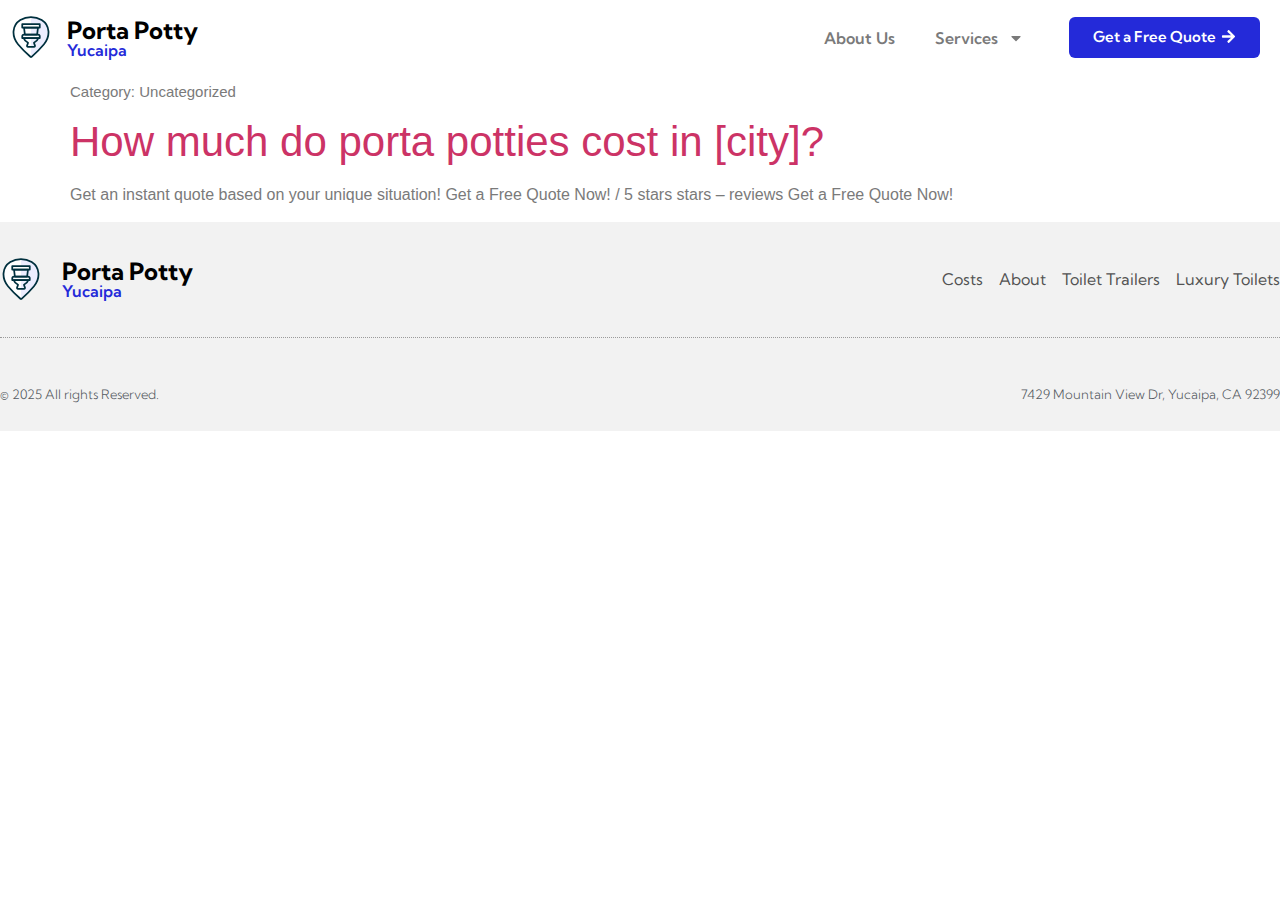
<file: category/uncategorized/index.html>
<!DOCTYPE html>
<html lang="en-US" prefix="og: https://ogp.me/ns#">
<head>
	<meta charset="UTF-8">
	<meta name="viewport" content="width=device-width, initial-scale=1">
	<link rel="profile" href="https://gmpg.org/xfn/11">
		<style>img:is([sizes="auto" i], [sizes^="auto," i]) { contain-intrinsic-size: 3000px 1500px }</style>
	
<!-- Search Engine Optimization by Rank Math - https://rankmath.com/ -->
<title>Uncategorized - Porta Potty Rentals in Yucaipa, CA</title>
<meta name="robots" content="follow, index, max-snippet:-1, max-video-preview:-1, max-image-preview:large">
<meta property="og:locale" content="en_US">
<meta property="og:type" content="article">
<meta property="og:title" content="Uncategorized - Porta Potty Rentals in Yucaipa, CA">
<meta property="og:site_name" content="Porta Potty Yucaipa">
<meta name="twitter:card" content="summary_large_image">
<meta name="twitter:title" content="Uncategorized - Porta Potty Rentals in Yucaipa, CA">
<meta name="twitter:label1" content="Posts">
<meta name="twitter:data1" content="1">
<script type="application/ld+json" class="rank-math-schema">{"@context":"https://schema.org","@graph":[{"@type":"Organization","@id":"/#organization","name":"Porta Potty Yucaipa"},{"@type":"WebSite","@id":"/#website","url":"","name":"Porta Potty Yucaipa","publisher":{"@id":"/#organization"},"inLanguage":"en-US"},{"@type":"CollectionPage","@id":"#webpage","name":"Uncategorized - Porta Potty Rentals in Yucaipa, CA","isPartOf":{"@id":"/#website"},"inLanguage":"en-US"}]}</script>
<!-- /Rank Math WordPress SEO plugin -->

<link rel="alternate" type="application/rss+xml" title="Porta Potty Rentals in Yucaipa, CA &raquo; Feed" href="/feed/">
<link rel="alternate" type="application/rss+xml" title="Porta Potty Rentals in Yucaipa, CA &raquo; Comments Feed" href="/comments/feed/">
<link rel="alternate" type="application/rss+xml" title="Porta Potty Rentals in Yucaipa, CA &raquo; Uncategorized Category Feed" href="/category/uncategorized/feed/">
<script>
window._wpemojiSettings = {"baseUrl":"https:\/\/s.w.org\/images\/core\/emoji\/15.0.3\/72x72\/","ext":".png","svgUrl":"https:\/\/s.w.org\/images\/core\/emoji\/15.0.3\/svg\/","svgExt":".svg","source":{"concatemoji":"\/wp-includes\/js\/wp-emoji-release.min.js?ver=6.7.1"}};
/*! This file is auto-generated */
!function(i,n){var o,s,e;function c(e){try{var t={supportTests:e,timestamp:(new Date).valueOf()};sessionStorage.setItem(o,JSON.stringify(t))}catch(e){}}function p(e,t,n){e.clearRect(0,0,e.canvas.width,e.canvas.height),e.fillText(t,0,0);var t=new Uint32Array(e.getImageData(0,0,e.canvas.width,e.canvas.height).data),r=(e.clearRect(0,0,e.canvas.width,e.canvas.height),e.fillText(n,0,0),new Uint32Array(e.getImageData(0,0,e.canvas.width,e.canvas.height).data));return t.every(function(e,t){return e===r[t]})}function u(e,t,n){switch(t){case"flag":return n(e,"🏳️‍⚧️","🏳️​⚧️")?!1:!n(e,"🇺🇳","🇺​🇳")&&!n(e,"🏴󠁧󠁢󠁥󠁮󠁧󠁿","🏴​󠁧​󠁢​󠁥​󠁮​󠁧​󠁿");case"emoji":return!n(e,"🐦‍⬛","🐦​⬛")}return!1}function f(e,t,n){var r="undefined"!=typeof WorkerGlobalScope&&self instanceof WorkerGlobalScope?new OffscreenCanvas(300,150):i.createElement("canvas"),a=r.getContext("2d",{willReadFrequently:!0}),o=(a.textBaseline="top",a.font="600 32px Arial",{});return e.forEach(function(e){o[e]=t(a,e,n)}),o}function t(e){var t=i.createElement("script");t.src=e,t.defer=!0,i.head.appendChild(t)}"undefined"!=typeof Promise&&(o="wpEmojiSettingsSupports",s=["flag","emoji"],n.supports={everything:!0,everythingExceptFlag:!0},e=new Promise(function(e){i.addEventListener("DOMContentLoaded",e,{once:!0})}),new Promise(function(t){var n=function(){try{var e=JSON.parse(sessionStorage.getItem(o));if("object"==typeof e&&"number"==typeof e.timestamp&&(new Date).valueOf()<e.timestamp+604800&&"object"==typeof e.supportTests)return e.supportTests}catch(e){}return null}();if(!n){if("undefined"!=typeof Worker&&"undefined"!=typeof OffscreenCanvas&&"undefined"!=typeof URL&&URL.createObjectURL&&"undefined"!=typeof Blob)try{var e="postMessage("+f.toString()+"("+[JSON.stringify(s),u.toString(),p.toString()].join(",")+"));",r=new Blob([e],{type:"text/javascript"}),a=new Worker(URL.createObjectURL(r),{name:"wpTestEmojiSupports"});return void(a.onmessage=function(e){c(n=e.data),a.terminate(),t(n)})}catch(e){}c(n=f(s,u,p))}t(n)}).then(function(e){for(var t in e)n.supports[t]=e[t],n.supports.everything=n.supports.everything&&n.supports[t],"flag"!==t&&(n.supports.everythingExceptFlag=n.supports.everythingExceptFlag&&n.supports[t]);n.supports.everythingExceptFlag=n.supports.everythingExceptFlag&&!n.supports.flag,n.DOMReady=!1,n.readyCallback=function(){n.DOMReady=!0}}).then(function(){return e}).then(function(){var e;n.supports.everything||(n.readyCallback(),(e=n.source||{}).concatemoji?t(e.concatemoji):e.wpemoji&&e.twemoji&&(t(e.twemoji),t(e.wpemoji)))}))}((window,document),window._wpemojiSettings);
</script>
<style id="wp-emoji-styles-inline-css">img.wp-smiley, img.emoji {
		display: inline !important;
		border: none !important;
		box-shadow: none !important;
		height: 1em !important;
		width: 1em !important;
		margin: 0 0.07em !important;
		vertical-align: -0.1em !important;
		background: none !important;
		padding: 0 !important;
	}</style>
<style id="rank-math-toc-block-style-inline-css">.wp-block-rank-math-toc-block nav ol{counter-reset:item}.wp-block-rank-math-toc-block nav ol li{display:block}.wp-block-rank-math-toc-block nav ol li:before{content:counters(item, ".") ". ";counter-increment:item}</style>
<style id="rank-math-rich-snippet-style-inline-css">/*!
* Plugin:  Rank Math
* URL: https://rankmath.com/wordpress/plugin/seo-suite/
* Name:  rank-math-review-snippet.css
*/@-webkit-keyframes spin{0%{-webkit-transform:rotate(0deg)}100%{-webkit-transform:rotate(-360deg)}}@keyframes spin{0%{-webkit-transform:rotate(0deg)}100%{-webkit-transform:rotate(-360deg)}}@keyframes bounce{from{-webkit-transform:translateY(0px);transform:translateY(0px)}to{-webkit-transform:translateY(-5px);transform:translateY(-5px)}}@-webkit-keyframes bounce{from{-webkit-transform:translateY(0px);transform:translateY(0px)}to{-webkit-transform:translateY(-5px);transform:translateY(-5px)}}@-webkit-keyframes loading{0%{background-size:20% 50% ,20% 50% ,20% 50%}20%{background-size:20% 20% ,20% 50% ,20% 50%}40%{background-size:20% 100%,20% 20% ,20% 50%}60%{background-size:20% 50% ,20% 100%,20% 20%}80%{background-size:20% 50% ,20% 50% ,20% 100%}100%{background-size:20% 50% ,20% 50% ,20% 50%}}@keyframes loading{0%{background-size:20% 50% ,20% 50% ,20% 50%}20%{background-size:20% 20% ,20% 50% ,20% 50%}40%{background-size:20% 100%,20% 20% ,20% 50%}60%{background-size:20% 50% ,20% 100%,20% 20%}80%{background-size:20% 50% ,20% 50% ,20% 100%}100%{background-size:20% 50% ,20% 50% ,20% 50%}}:root{--rankmath-wp-adminbar-height: 0}#rank-math-rich-snippet-wrapper{overflow:hidden}#rank-math-rich-snippet-wrapper h5.rank-math-title{display:block;font-size:18px;line-height:1.4}#rank-math-rich-snippet-wrapper .rank-math-review-image{float:right;max-width:40%;margin-left:15px}#rank-math-rich-snippet-wrapper .rank-math-review-data{margin-bottom:15px}#rank-math-rich-snippet-wrapper .rank-math-total-wrapper{width:100%;padding:0 0 20px 0;float:left;clear:both;position:relative;-webkit-box-sizing:border-box;box-sizing:border-box}#rank-math-rich-snippet-wrapper .rank-math-total-wrapper .rank-math-total{border:0;display:block;margin:0;width:auto;float:left;text-align:left;padding:0;font-size:24px;line-height:1;font-weight:700;-webkit-box-sizing:border-box;box-sizing:border-box;overflow:hidden}#rank-math-rich-snippet-wrapper .rank-math-total-wrapper .rank-math-review-star{float:left;margin-left:15px;margin-top:5px;position:relative;z-index:99;line-height:1}#rank-math-rich-snippet-wrapper .rank-math-total-wrapper .rank-math-review-star .rank-math-review-result-wrapper{display:inline-block;white-space:nowrap;position:relative;color:#e7e7e7}#rank-math-rich-snippet-wrapper .rank-math-total-wrapper .rank-math-review-star .rank-math-review-result-wrapper .rank-math-review-result{position:absolute;top:0;left:0;overflow:hidden;white-space:nowrap;color:#ffbe01}#rank-math-rich-snippet-wrapper .rank-math-total-wrapper .rank-math-review-star .rank-math-review-result-wrapper i{font-size:18px;-webkit-text-stroke-width:1px;font-style:normal;padding:0 2px;line-height:inherit}#rank-math-rich-snippet-wrapper .rank-math-total-wrapper .rank-math-review-star .rank-math-review-result-wrapper i:before{content:"\2605"}body.rtl #rank-math-rich-snippet-wrapper .rank-math-review-image{float:left;margin-left:0;margin-right:15px}body.rtl #rank-math-rich-snippet-wrapper .rank-math-total-wrapper .rank-math-total{float:right}body.rtl #rank-math-rich-snippet-wrapper .rank-math-total-wrapper .rank-math-review-star{float:right;margin-left:0;margin-right:15px}body.rtl #rank-math-rich-snippet-wrapper .rank-math-total-wrapper .rank-math-review-star .rank-math-review-result{left:auto;right:0}@media screen and (max-width: 480px){#rank-math-rich-snippet-wrapper .rank-math-review-image{display:block;max-width:100%;width:100%;text-align:center;margin-right:0}#rank-math-rich-snippet-wrapper .rank-math-review-data{clear:both}}.clear{clear:both}</style>
<style id="global-styles-inline-css">:root{--wp--preset--aspect-ratio--square: 1;--wp--preset--aspect-ratio--4-3: 4/3;--wp--preset--aspect-ratio--3-4: 3/4;--wp--preset--aspect-ratio--3-2: 3/2;--wp--preset--aspect-ratio--2-3: 2/3;--wp--preset--aspect-ratio--16-9: 16/9;--wp--preset--aspect-ratio--9-16: 9/16;--wp--preset--color--black: #000000;--wp--preset--color--cyan-bluish-gray: #abb8c3;--wp--preset--color--white: #ffffff;--wp--preset--color--pale-pink: #f78da7;--wp--preset--color--vivid-red: #cf2e2e;--wp--preset--color--luminous-vivid-orange: #ff6900;--wp--preset--color--luminous-vivid-amber: #fcb900;--wp--preset--color--light-green-cyan: #7bdcb5;--wp--preset--color--vivid-green-cyan: #00d084;--wp--preset--color--pale-cyan-blue: #8ed1fc;--wp--preset--color--vivid-cyan-blue: #0693e3;--wp--preset--color--vivid-purple: #9b51e0;--wp--preset--gradient--vivid-cyan-blue-to-vivid-purple: linear-gradient(135deg,rgba(6,147,227,1) 0%,rgb(155,81,224) 100%);--wp--preset--gradient--light-green-cyan-to-vivid-green-cyan: linear-gradient(135deg,rgb(122,220,180) 0%,rgb(0,208,130) 100%);--wp--preset--gradient--luminous-vivid-amber-to-luminous-vivid-orange: linear-gradient(135deg,rgba(252,185,0,1) 0%,rgba(255,105,0,1) 100%);--wp--preset--gradient--luminous-vivid-orange-to-vivid-red: linear-gradient(135deg,rgba(255,105,0,1) 0%,rgb(207,46,46) 100%);--wp--preset--gradient--very-light-gray-to-cyan-bluish-gray: linear-gradient(135deg,rgb(238,238,238) 0%,rgb(169,184,195) 100%);--wp--preset--gradient--cool-to-warm-spectrum: linear-gradient(135deg,rgb(74,234,220) 0%,rgb(151,120,209) 20%,rgb(207,42,186) 40%,rgb(238,44,130) 60%,rgb(251,105,98) 80%,rgb(254,248,76) 100%);--wp--preset--gradient--blush-light-purple: linear-gradient(135deg,rgb(255,206,236) 0%,rgb(152,150,240) 100%);--wp--preset--gradient--blush-bordeaux: linear-gradient(135deg,rgb(254,205,165) 0%,rgb(254,45,45) 50%,rgb(107,0,62) 100%);--wp--preset--gradient--luminous-dusk: linear-gradient(135deg,rgb(255,203,112) 0%,rgb(199,81,192) 50%,rgb(65,88,208) 100%);--wp--preset--gradient--pale-ocean: linear-gradient(135deg,rgb(255,245,203) 0%,rgb(182,227,212) 50%,rgb(51,167,181) 100%);--wp--preset--gradient--electric-grass: linear-gradient(135deg,rgb(202,248,128) 0%,rgb(113,206,126) 100%);--wp--preset--gradient--midnight: linear-gradient(135deg,rgb(2,3,129) 0%,rgb(40,116,252) 100%);--wp--preset--font-size--small: 13px;--wp--preset--font-size--medium: 20px;--wp--preset--font-size--large: 36px;--wp--preset--font-size--x-large: 42px;--wp--preset--spacing--20: 0.44rem;--wp--preset--spacing--30: 0.67rem;--wp--preset--spacing--40: 1rem;--wp--preset--spacing--50: 1.5rem;--wp--preset--spacing--60: 2.25rem;--wp--preset--spacing--70: 3.38rem;--wp--preset--spacing--80: 5.06rem;--wp--preset--shadow--natural: 6px 6px 9px rgba(0, 0, 0, 0.2);--wp--preset--shadow--deep: 12px 12px 50px rgba(0, 0, 0, 0.4);--wp--preset--shadow--sharp: 6px 6px 0px rgba(0, 0, 0, 0.2);--wp--preset--shadow--outlined: 6px 6px 0px -3px rgba(255, 255, 255, 1), 6px 6px rgba(0, 0, 0, 1);--wp--preset--shadow--crisp: 6px 6px 0px rgba(0, 0, 0, 1);}:root { --wp--style--global--content-size: 800px;--wp--style--global--wide-size: 1200px; }:where(body) { margin: 0; }.wp-site-blocks > .alignleft { float: left; margin-right: 2em; }.wp-site-blocks > .alignright { float: right; margin-left: 2em; }.wp-site-blocks > .aligncenter { justify-content: center; margin-left: auto; margin-right: auto; }:where(.wp-site-blocks) > * { margin-block-start: 24px; margin-block-end: 0; }:where(.wp-site-blocks) > :first-child { margin-block-start: 0; }:where(.wp-site-blocks) > :last-child { margin-block-end: 0; }:root { --wp--style--block-gap: 24px; }:root :where(.is-layout-flow) > :first-child{margin-block-start: 0;}:root :where(.is-layout-flow) > :last-child{margin-block-end: 0;}:root :where(.is-layout-flow) > *{margin-block-start: 24px;margin-block-end: 0;}:root :where(.is-layout-constrained) > :first-child{margin-block-start: 0;}:root :where(.is-layout-constrained) > :last-child{margin-block-end: 0;}:root :where(.is-layout-constrained) > *{margin-block-start: 24px;margin-block-end: 0;}:root :where(.is-layout-flex){gap: 24px;}:root :where(.is-layout-grid){gap: 24px;}.is-layout-flow > .alignleft{float: left;margin-inline-start: 0;margin-inline-end: 2em;}.is-layout-flow > .alignright{float: right;margin-inline-start: 2em;margin-inline-end: 0;}.is-layout-flow > .aligncenter{margin-left: auto !important;margin-right: auto !important;}.is-layout-constrained > .alignleft{float: left;margin-inline-start: 0;margin-inline-end: 2em;}.is-layout-constrained > .alignright{float: right;margin-inline-start: 2em;margin-inline-end: 0;}.is-layout-constrained > .aligncenter{margin-left: auto !important;margin-right: auto !important;}.is-layout-constrained > :where(:not(.alignleft):not(.alignright):not(.alignfull)){max-width: var(--wp--style--global--content-size);margin-left: auto !important;margin-right: auto !important;}.is-layout-constrained > .alignwide{max-width: var(--wp--style--global--wide-size);}body .is-layout-flex{display: flex;}.is-layout-flex{flex-wrap: wrap;align-items: center;}.is-layout-flex > :is(*, div){margin: 0;}body .is-layout-grid{display: grid;}.is-layout-grid > :is(*, div){margin: 0;}body{padding-top: 0px;padding-right: 0px;padding-bottom: 0px;padding-left: 0px;}a:where(:not(.wp-element-button)){text-decoration: underline;}:root :where(.wp-element-button, .wp-block-button__link){background-color: #32373c;border-width: 0;color: #fff;font-family: inherit;font-size: inherit;line-height: inherit;padding: calc(0.667em + 2px) calc(1.333em + 2px);text-decoration: none;}.has-black-color{color: var(--wp--preset--color--black) !important;}.has-cyan-bluish-gray-color{color: var(--wp--preset--color--cyan-bluish-gray) !important;}.has-white-color{color: var(--wp--preset--color--white) !important;}.has-pale-pink-color{color: var(--wp--preset--color--pale-pink) !important;}.has-vivid-red-color{color: var(--wp--preset--color--vivid-red) !important;}.has-luminous-vivid-orange-color{color: var(--wp--preset--color--luminous-vivid-orange) !important;}.has-luminous-vivid-amber-color{color: var(--wp--preset--color--luminous-vivid-amber) !important;}.has-light-green-cyan-color{color: var(--wp--preset--color--light-green-cyan) !important;}.has-vivid-green-cyan-color{color: var(--wp--preset--color--vivid-green-cyan) !important;}.has-pale-cyan-blue-color{color: var(--wp--preset--color--pale-cyan-blue) !important;}.has-vivid-cyan-blue-color{color: var(--wp--preset--color--vivid-cyan-blue) !important;}.has-vivid-purple-color{color: var(--wp--preset--color--vivid-purple) !important;}.has-black-background-color{background-color: var(--wp--preset--color--black) !important;}.has-cyan-bluish-gray-background-color{background-color: var(--wp--preset--color--cyan-bluish-gray) !important;}.has-white-background-color{background-color: var(--wp--preset--color--white) !important;}.has-pale-pink-background-color{background-color: var(--wp--preset--color--pale-pink) !important;}.has-vivid-red-background-color{background-color: var(--wp--preset--color--vivid-red) !important;}.has-luminous-vivid-orange-background-color{background-color: var(--wp--preset--color--luminous-vivid-orange) !important;}.has-luminous-vivid-amber-background-color{background-color: var(--wp--preset--color--luminous-vivid-amber) !important;}.has-light-green-cyan-background-color{background-color: var(--wp--preset--color--light-green-cyan) !important;}.has-vivid-green-cyan-background-color{background-color: var(--wp--preset--color--vivid-green-cyan) !important;}.has-pale-cyan-blue-background-color{background-color: var(--wp--preset--color--pale-cyan-blue) !important;}.has-vivid-cyan-blue-background-color{background-color: var(--wp--preset--color--vivid-cyan-blue) !important;}.has-vivid-purple-background-color{background-color: var(--wp--preset--color--vivid-purple) !important;}.has-black-border-color{border-color: var(--wp--preset--color--black) !important;}.has-cyan-bluish-gray-border-color{border-color: var(--wp--preset--color--cyan-bluish-gray) !important;}.has-white-border-color{border-color: var(--wp--preset--color--white) !important;}.has-pale-pink-border-color{border-color: var(--wp--preset--color--pale-pink) !important;}.has-vivid-red-border-color{border-color: var(--wp--preset--color--vivid-red) !important;}.has-luminous-vivid-orange-border-color{border-color: var(--wp--preset--color--luminous-vivid-orange) !important;}.has-luminous-vivid-amber-border-color{border-color: var(--wp--preset--color--luminous-vivid-amber) !important;}.has-light-green-cyan-border-color{border-color: var(--wp--preset--color--light-green-cyan) !important;}.has-vivid-green-cyan-border-color{border-color: var(--wp--preset--color--vivid-green-cyan) !important;}.has-pale-cyan-blue-border-color{border-color: var(--wp--preset--color--pale-cyan-blue) !important;}.has-vivid-cyan-blue-border-color{border-color: var(--wp--preset--color--vivid-cyan-blue) !important;}.has-vivid-purple-border-color{border-color: var(--wp--preset--color--vivid-purple) !important;}.has-vivid-cyan-blue-to-vivid-purple-gradient-background{background: var(--wp--preset--gradient--vivid-cyan-blue-to-vivid-purple) !important;}.has-light-green-cyan-to-vivid-green-cyan-gradient-background{background: var(--wp--preset--gradient--light-green-cyan-to-vivid-green-cyan) !important;}.has-luminous-vivid-amber-to-luminous-vivid-orange-gradient-background{background: var(--wp--preset--gradient--luminous-vivid-amber-to-luminous-vivid-orange) !important;}.has-luminous-vivid-orange-to-vivid-red-gradient-background{background: var(--wp--preset--gradient--luminous-vivid-orange-to-vivid-red) !important;}.has-very-light-gray-to-cyan-bluish-gray-gradient-background{background: var(--wp--preset--gradient--very-light-gray-to-cyan-bluish-gray) !important;}.has-cool-to-warm-spectrum-gradient-background{background: var(--wp--preset--gradient--cool-to-warm-spectrum) !important;}.has-blush-light-purple-gradient-background{background: var(--wp--preset--gradient--blush-light-purple) !important;}.has-blush-bordeaux-gradient-background{background: var(--wp--preset--gradient--blush-bordeaux) !important;}.has-luminous-dusk-gradient-background{background: var(--wp--preset--gradient--luminous-dusk) !important;}.has-pale-ocean-gradient-background{background: var(--wp--preset--gradient--pale-ocean) !important;}.has-electric-grass-gradient-background{background: var(--wp--preset--gradient--electric-grass) !important;}.has-midnight-gradient-background{background: var(--wp--preset--gradient--midnight) !important;}.has-small-font-size{font-size: var(--wp--preset--font-size--small) !important;}.has-medium-font-size{font-size: var(--wp--preset--font-size--medium) !important;}.has-large-font-size{font-size: var(--wp--preset--font-size--large) !important;}.has-x-large-font-size{font-size: var(--wp--preset--font-size--x-large) !important;}
:root :where(.wp-block-pullquote){font-size: 1.5em;line-height: 1.6;}</style>
<link rel="stylesheet" id="hello-elementor-css" href="/wp-content/themes/hello-elementor/style.min.css?ver=3.2.1" media="all">
<link rel="stylesheet" id="hello-elementor-theme-style-css" href="/wp-content/themes/hello-elementor/theme.min.css?ver=3.2.1" media="all">
<link rel="stylesheet" id="hello-elementor-header-footer-css" href="/wp-content/themes/hello-elementor/header-footer.min.css?ver=3.2.1" media="all">
<link rel="stylesheet" id="elementor-frontend-css" href="/wp-content/plugins/elementor/assets/css/frontend.min.css?ver=3.26.5" media="all">
<link rel="stylesheet" id="elementor-post-7-css" href="/wp-content/uploads/elementor/css/post-7.css?ver=1738264329" media="all">
<link rel="stylesheet" id="widget-heading-css" href="/wp-content/plugins/elementor/assets/css/widget-heading.min.css?ver=3.26.5" media="all">
<link rel="stylesheet" id="widget-nav-menu-css" href="/wp-content/plugins/elementor-pro/assets/css/widget-nav-menu.min.css?ver=3.26.3" media="all">
<link rel="stylesheet" id="widget-icon-list-css" href="/wp-content/plugins/elementor/assets/css/widget-icon-list.min.css?ver=3.26.5" media="all">
<link rel="stylesheet" id="elementor-post-30-css" href="/wp-content/uploads/elementor/css/post-30.css?ver=1738264329" media="all">
<link rel="stylesheet" id="elementor-post-296-css" href="/wp-content/uploads/elementor/css/post-296.css?ver=1738264329" media="all">
<link rel="stylesheet" id="google-fonts-1-css" href="https://fonts.googleapis.com/css?family=Kumbh+Sans%3A100%2C100italic%2C200%2C200italic%2C300%2C300italic%2C400%2C400italic%2C500%2C500italic%2C600%2C600italic%2C700%2C700italic%2C800%2C800italic%2C900%2C900italic&#038;display=swap&#038;ver=6.7.1" media="all">
<link rel="preconnect" href="https://fonts.gstatic.com/" crossorigin>
<script id="breeze-prefetch-js-extra">var breeze_prefetch = {"local_url":"","ignore_remote_prefetch":"1","ignore_list":["wp-admin","wp-login.php"]};</script>
<script src="/wp-content/plugins/breeze/assets/js/js-front-end/breeze-prefetch-links.min.js?ver=2.2.1" id="breeze-prefetch-js"></script>
<script src="/wp-includes/js/jquery/jquery.min.js?ver=3.7.1" id="jquery-core-js"></script>
<script src="/wp-includes/js/jquery/jquery-migrate.min.js?ver=3.4.1" id="jquery-migrate-js"></script>
<link rel="https://api.w.org/" href="/wp-json/">
<link rel="alternate" title="JSON" type="application/json" href="/wp-json/wp/v2/categories/1">
<link rel="EditURI" type="application/rsd+xml" title="RSD" href="/xmlrpc.php?rsd">
<meta name="generator" content="WordPress 6.7.1">
<script async defer src="https://app.visitortracking.com/assets/js/tracer.js"></script>
<script>function init_tracer() { 
   var tracer = new Tracer({  
   websiteId : "fb5f4196-71fc-4065-b823-f34758675cf7",  
   async : true, 
   debug : false }); 
 }</script>
<style>/* CSS added by Hide Metadata Plugin */

.entry-meta .byline:before,
			.entry-header .entry-meta span.byline:before,
			.entry-meta .byline:after,
			.entry-header .entry-meta span.byline:after,
			.single .byline, .group-blog .byline,
			.entry-meta .byline,
			.entry-header .entry-meta > span.byline,
			.entry-meta .author.vcard  {
				content: '';
				display: none;
				margin: 0;
			}</style>
<meta name="generator" content="Elementor 3.26.5; features: e_font_icon_svg, additional_custom_breakpoints, e_element_cache; settings: css_print_method-external, google_font-enabled, font_display-swap">
			<style>.e-con.e-parent:nth-of-type(n+4):not(.e-lazyloaded):not(.e-no-lazyload),
				.e-con.e-parent:nth-of-type(n+4):not(.e-lazyloaded):not(.e-no-lazyload) * {
					background-image: none !important;
				}
				@media screen and (max-height: 1024px) {
					.e-con.e-parent:nth-of-type(n+3):not(.e-lazyloaded):not(.e-no-lazyload),
					.e-con.e-parent:nth-of-type(n+3):not(.e-lazyloaded):not(.e-no-lazyload) * {
						background-image: none !important;
					}
				}
				@media screen and (max-height: 640px) {
					.e-con.e-parent:nth-of-type(n+2):not(.e-lazyloaded):not(.e-no-lazyload),
					.e-con.e-parent:nth-of-type(n+2):not(.e-lazyloaded):not(.e-no-lazyload) * {
						background-image: none !important;
					}
				}</style>
			<link rel="icon" href="/wp-content/uploads/2025/01/Style-Three-Pin-Toilet-Streamline-Ultimate.svg" sizes="32x32">
<link rel="icon" href="/wp-content/uploads/2025/01/Style-Three-Pin-Toilet-Streamline-Ultimate.svg" sizes="192x192">
<link rel="apple-touch-icon" href="/wp-content/uploads/2025/01/Style-Three-Pin-Toilet-Streamline-Ultimate.svg">
<meta name="msapplication-TileImage" content="/wp-content/uploads/2025/01/Style-Three-Pin-Toilet-Streamline-Ultimate.svg">
</head>
<body class="archive category category-uncategorized category-1 wp-embed-responsive elementor-default elementor-kit-7">


<a class="skip-link screen-reader-text" href="#content">Skip to content</a>

		<div data-elementor-type="header" data-elementor-id="30" class="elementor elementor-30 elementor-location-header" data-elementor-post-type="elementor_library">
			<div class="elementor-element elementor-element-f73ef7e e-flex e-con-boxed e-con e-parent" data-id="f73ef7e" data-element_type="container">
					<div class="e-con-inner">
				<div class="elementor-element elementor-element-a63eb3f elementor-view-default elementor-widget elementor-widget-icon" data-id="a63eb3f" data-element_type="widget" data-widget_type="icon.default">
				<div class="elementor-widget-container">
							<div class="elementor-icon-wrapper">
			<a class="elementor-icon" href="/">
			<svg xmlns="http://www.w3.org/2000/svg" viewbox="0 0 24 24" id="Style-Three-Pin-Toilet--Streamline-Ultimate" height="24" width="24"><desc>Style Three Pin Toilet Streamline Icon: https://streamlinehq.com</desc><defs></defs><title>style-three-pin-toilet</title>
<path d="M12 0.574a11.38 11.38 0 0 1 6.112 1.77c4.75 3.011 5.1 9.23 1.315 13.777a59.3 59.3 0 0 1 -7.106 7.188 0.5 0.5 0 0 1 -0.642 0 59.333 59.333 0 0 1 -7.106 -7.189C0.789 11.574 1.138 5.355 5.888 2.344A11.38 11.38 0 0 1 12 0.574Z" fill="#ecedff" stroke-width="1"></path><path d="M12 0.574a11.38 11.38 0 0 0 -6.112 1.77c-4.75 3.011 -5.1 9.23 -1.315 13.777a59.333 59.333 0 0 0 7.106 7.189 0.5 0.5 0 0 0 0.321 0.116Z" fill="#ffffff" stroke-width="1"></path><path d="M12 0.574a11.38 11.38 0 0 1 6.112 1.77c4.75 3.011 5.1 9.23 1.315 13.777a59.333 59.333 0 0 1 -7.106 7.189 0.5 0.5 0 0 1 -0.642 0 59.3 59.3 0 0 1 -7.106 -7.188C0.789 11.574 1.138 5.355 5.888 2.344A11.38 11.38 0 0 1 12 0.574Z" stroke="#00303e" stroke-linecap="round" stroke-linejoin="round" fill="none" stroke-width="1"></path><path d="M7.756 12.575a4.514 4.514 0 0 0 2.574 2.679l-0.591 1.652a0.5 0.5 0 0 0 0.471 0.669h3.58a0.5 0.5 0 0 0 0.471 -0.669l-0.591 -1.652a4.514 4.514 0 0 0 2.574 -2.679Z" fill="#ecedff" stroke-width="1"></path><path d="m16 6.575 -0.5 4 -7 0 -0.5 -4 8 0z" fill="#ecedff" stroke-width="1"></path><path d="m12 6.575 -4 0 0.5 4 3.5 0 0 -4z" fill="#ffffff" stroke-width="1"></path><path d="M12 12.575H7.756a4.514 4.514 0 0 0 2.574 2.679l-0.591 1.652a0.5 0.5 0 0 0 0.471 0.669H12Z" fill="#ffffff" stroke-width="1"></path><path d="M7 4.575h10v2H7Z" stroke="#00303e" stroke-linecap="round" stroke-linejoin="round" fill="#ffffff" stroke-width="1"></path><path d="M17 12.575H7v-1a1 1 0 0 1 1 -1h8a1 1 0 0 1 1 1Z" stroke="#00303e" stroke-linecap="round" stroke-linejoin="round" fill="#ffffff" stroke-width="1"></path><path d="m16 6.575 -0.5 4 -7 0 -0.5 -4 8 0z" stroke="#00303e" stroke-linecap="round" stroke-linejoin="round" fill="none" stroke-width="1"></path><path d="M7.756 12.575a4.514 4.514 0 0 0 2.574 2.679l-0.591 1.652a0.5 0.5 0 0 0 0.471 0.669h3.58a0.5 0.5 0 0 0 0.471 -0.669l-0.591 -1.652a4.514 4.514 0 0 0 2.574 -2.679Z" stroke="#00303e" stroke-linecap="round" stroke-linejoin="round" fill="none" stroke-width="1"></path></svg>			</a>
		</div>
						</div>
				</div>
		<div class="elementor-element elementor-element-ba65266 e-con-full e-flex e-con e-child" data-id="ba65266" data-element_type="container">
				<div class="elementor-element elementor-element-674d6a9 elementor-widget elementor-widget-heading" data-id="674d6a9" data-element_type="widget" data-widget_type="heading.default">
				<div class="elementor-widget-container">
					<h2 class="elementor-heading-title elementor-size-default"><a href="/">Porta Potty</a></h2>				</div>
				</div>
				<div class="elementor-element elementor-element-1249a41 elementor-widget elementor-widget-heading" data-id="1249a41" data-element_type="widget" data-widget_type="heading.default">
				<div class="elementor-widget-container">
					<h2 class="elementor-heading-title elementor-size-default"><a href="/">Yucaipa</a></h2>				</div>
				</div>
				</div>
				<div class="elementor-element elementor-element-3896754 elementor-nav-menu__align-end elementor-nav-menu--stretch elementor-widget-mobile__width-initial elementor-nav-menu--dropdown-tablet elementor-nav-menu__text-align-aside elementor-nav-menu--toggle elementor-nav-menu--burger elementor-widget elementor-widget-nav-menu" data-id="3896754" data-element_type="widget" data-settings="{&quot;full_width&quot;:&quot;stretch&quot;,&quot;layout&quot;:&quot;horizontal&quot;,&quot;submenu_icon&quot;:{&quot;value&quot;:&quot;&lt;svg class=\&quot;e-font-icon-svg e-fas-caret-down\&quot; viewBox=\&quot;0 0 320 512\&quot; xmlns=\&quot;http:\/\/www.w3.org\/2000\/svg\&quot;&gt;&lt;path d=\&quot;M31.3 192h257.3c17.8 0 26.7 21.5 14.1 34.1L174.1 354.8c-7.8 7.8-20.5 7.8-28.3 0L17.2 226.1C4.6 213.5 13.5 192 31.3 192z\&quot;&gt;&lt;\/path&gt;&lt;\/svg&gt;&quot;,&quot;library&quot;:&quot;fa-solid&quot;},&quot;toggle&quot;:&quot;burger&quot;}" data-widget_type="nav-menu.default">
				<div class="elementor-widget-container">
								<nav aria-label="Menu" class="elementor-nav-menu--main elementor-nav-menu__container elementor-nav-menu--layout-horizontal e--pointer-underline e--animation-fade">
				<ul id="menu-1-3896754" class="elementor-nav-menu">
<li class="menu-item menu-item-type-post_type menu-item-object-page menu-item-283"><a href="/about-us/" class="elementor-item">About Us</a></li>
<li class="menu-item menu-item-type-custom menu-item-object-custom menu-item-has-children menu-item-284">
<a href="#" class="elementor-item elementor-item-anchor">Services</a>
<ul class="sub-menu elementor-nav-menu--dropdown">
	<li class="menu-item menu-item-type-post_type menu-item-object-page menu-item-277"><a href="/luxury-toilets/" class="elementor-sub-item">Luxury Toilets</a></li>
	<li class="menu-item menu-item-type-post_type menu-item-object-page menu-item-278"><a href="/toilet-trailers/" class="elementor-sub-item">Toilet Trailers</a></li>
	<li class="menu-item menu-item-type-post_type menu-item-object-page menu-item-279"><a href="/festivals/" class="elementor-sub-item">For Festivals</a></li>
	<li class="menu-item menu-item-type-post_type menu-item-object-page menu-item-280"><a href="/construction/" class="elementor-sub-item">For Construction Sites</a></li>
	<li class="menu-item menu-item-type-post_type menu-item-object-page menu-item-281"><a href="/events/" class="elementor-sub-item">For Events</a></li>
	<li class="menu-item menu-item-type-post_type menu-item-object-page menu-item-282"><a href="/weddings/" class="elementor-sub-item">For Weddings</a></li>
</ul>
</li>
</ul>			</nav>
					<div class="elementor-menu-toggle" role="button" tabindex="0" aria-label="Menu Toggle" aria-expanded="false">
			<svg aria-hidden="true" role="presentation" class="elementor-menu-toggle__icon--open e-font-icon-svg e-eicon-menu-bar" viewbox="0 0 1000 1000" xmlns="http://www.w3.org/2000/svg"><path d="M104 333H896C929 333 958 304 958 271S929 208 896 208H104C71 208 42 237 42 271S71 333 104 333ZM104 583H896C929 583 958 554 958 521S929 458 896 458H104C71 458 42 487 42 521S71 583 104 583ZM104 833H896C929 833 958 804 958 771S929 708 896 708H104C71 708 42 737 42 771S71 833 104 833Z"></path></svg><svg aria-hidden="true" role="presentation" class="elementor-menu-toggle__icon--close e-font-icon-svg e-eicon-close" viewbox="0 0 1000 1000" xmlns="http://www.w3.org/2000/svg"><path d="M742 167L500 408 258 167C246 154 233 150 217 150 196 150 179 158 167 167 154 179 150 196 150 212 150 229 154 242 171 254L408 500 167 742C138 771 138 800 167 829 196 858 225 858 254 829L496 587 738 829C750 842 767 846 783 846 800 846 817 842 829 829 842 817 846 804 846 783 846 767 842 750 829 737L588 500 833 258C863 229 863 200 833 171 804 137 775 137 742 167Z"></path></svg>		</div>
					<nav class="elementor-nav-menu--dropdown elementor-nav-menu__container" aria-hidden="true">
				<ul id="menu-2-3896754" class="elementor-nav-menu">
<li class="menu-item menu-item-type-post_type menu-item-object-page menu-item-283"><a href="/about-us/" class="elementor-item" tabindex="-1">About Us</a></li>
<li class="menu-item menu-item-type-custom menu-item-object-custom menu-item-has-children menu-item-284">
<a href="#" class="elementor-item elementor-item-anchor" tabindex="-1">Services</a>
<ul class="sub-menu elementor-nav-menu--dropdown">
	<li class="menu-item menu-item-type-post_type menu-item-object-page menu-item-277"><a href="/luxury-toilets/" class="elementor-sub-item" tabindex="-1">Luxury Toilets</a></li>
	<li class="menu-item menu-item-type-post_type menu-item-object-page menu-item-278"><a href="/toilet-trailers/" class="elementor-sub-item" tabindex="-1">Toilet Trailers</a></li>
	<li class="menu-item menu-item-type-post_type menu-item-object-page menu-item-279"><a href="/festivals/" class="elementor-sub-item" tabindex="-1">For Festivals</a></li>
	<li class="menu-item menu-item-type-post_type menu-item-object-page menu-item-280"><a href="/construction/" class="elementor-sub-item" tabindex="-1">For Construction Sites</a></li>
	<li class="menu-item menu-item-type-post_type menu-item-object-page menu-item-281"><a href="/events/" class="elementor-sub-item" tabindex="-1">For Events</a></li>
	<li class="menu-item menu-item-type-post_type menu-item-object-page menu-item-282"><a href="/weddings/" class="elementor-sub-item" tabindex="-1">For Weddings</a></li>
</ul>
</li>
</ul>			</nav>
						</div>
				</div>
				<div class="elementor-element elementor-element-b2e0b07 elementor-hidden-mobile elementor-widget elementor-widget-button" data-id="b2e0b07" data-element_type="widget" data-widget_type="button.default">
				<div class="elementor-widget-container">
									<div class="elementor-button-wrapper">
					<a class="elementor-button elementor-button-link elementor-size-sm" href="/quote/">
						<span class="elementor-button-content-wrapper">
						<span class="elementor-button-icon">
				<svg aria-hidden="true" class="e-font-icon-svg e-fas-arrow-right" viewbox="0 0 448 512" xmlns="http://www.w3.org/2000/svg"><path d="M190.5 66.9l22.2-22.2c9.4-9.4 24.6-9.4 33.9 0L441 239c9.4 9.4 9.4 24.6 0 33.9L246.6 467.3c-9.4 9.4-24.6 9.4-33.9 0l-22.2-22.2c-9.5-9.5-9.3-25 .4-34.3L311.4 296H24c-13.3 0-24-10.7-24-24v-32c0-13.3 10.7-24 24-24h287.4L190.9 101.2c-9.8-9.3-10-24.8-.4-34.3z"></path></svg>			</span>
									<span class="elementor-button-text">Get a Free Quote</span>
					</span>
					</a>
				</div>
								</div>
				</div>
					</div>
				</div>
				</div>
		<main id="content" class="site-main">

			<div class="page-header">
			<h1 class="entry-title">Category: <span>Uncategorized</span>
</h1>		</div>
	
	<div class="page-content">
					<article class="post">
				<h2 class="entry-title"><a href="/cost/">How much do porta potties cost in [city]?</a></h2>
<p>Get an instant quote based on your unique situation! Get a Free Quote Now! / 5 stars stars &#8211; reviews Get a Free Quote Now!</p>
			</article>
			</div>

	
</main>
		<div data-elementor-type="footer" data-elementor-id="296" class="elementor elementor-296 elementor-location-footer" data-elementor-post-type="elementor_library">
			<footer class="elementor-element elementor-element-3c0eb6eb e-flex e-con-boxed e-con e-parent" data-id="3c0eb6eb" data-element_type="container" data-settings="{&quot;background_background&quot;:&quot;classic&quot;}">
					<div class="e-con-inner">
		<div class="elementor-element elementor-element-7c6b1c8a e-con-full e-flex e-con e-child" data-id="7c6b1c8a" data-element_type="container">
		<div class="elementor-element elementor-element-73271946 e-con-full e-flex e-con e-child" data-id="73271946" data-element_type="container">
				<div class="elementor-element elementor-element-ea71359 elementor-view-default elementor-widget elementor-widget-icon" data-id="ea71359" data-element_type="widget" data-widget_type="icon.default">
				<div class="elementor-widget-container">
							<div class="elementor-icon-wrapper">
			<a class="elementor-icon" href="/">
			<svg xmlns="http://www.w3.org/2000/svg" viewbox="0 0 24 24" id="Style-Three-Pin-Toilet--Streamline-Ultimate" height="24" width="24"><desc>Style Three Pin Toilet Streamline Icon: https://streamlinehq.com</desc><defs></defs><title>style-three-pin-toilet</title>
<path d="M12 0.574a11.38 11.38 0 0 1 6.112 1.77c4.75 3.011 5.1 9.23 1.315 13.777a59.3 59.3 0 0 1 -7.106 7.188 0.5 0.5 0 0 1 -0.642 0 59.333 59.333 0 0 1 -7.106 -7.189C0.789 11.574 1.138 5.355 5.888 2.344A11.38 11.38 0 0 1 12 0.574Z" fill="#ecedff" stroke-width="1"></path><path d="M12 0.574a11.38 11.38 0 0 0 -6.112 1.77c-4.75 3.011 -5.1 9.23 -1.315 13.777a59.333 59.333 0 0 0 7.106 7.189 0.5 0.5 0 0 0 0.321 0.116Z" fill="#ffffff" stroke-width="1"></path><path d="M12 0.574a11.38 11.38 0 0 1 6.112 1.77c4.75 3.011 5.1 9.23 1.315 13.777a59.333 59.333 0 0 1 -7.106 7.189 0.5 0.5 0 0 1 -0.642 0 59.3 59.3 0 0 1 -7.106 -7.188C0.789 11.574 1.138 5.355 5.888 2.344A11.38 11.38 0 0 1 12 0.574Z" stroke="#00303e" stroke-linecap="round" stroke-linejoin="round" fill="none" stroke-width="1"></path><path d="M7.756 12.575a4.514 4.514 0 0 0 2.574 2.679l-0.591 1.652a0.5 0.5 0 0 0 0.471 0.669h3.58a0.5 0.5 0 0 0 0.471 -0.669l-0.591 -1.652a4.514 4.514 0 0 0 2.574 -2.679Z" fill="#ecedff" stroke-width="1"></path><path d="m16 6.575 -0.5 4 -7 0 -0.5 -4 8 0z" fill="#ecedff" stroke-width="1"></path><path d="m12 6.575 -4 0 0.5 4 3.5 0 0 -4z" fill="#ffffff" stroke-width="1"></path><path d="M12 12.575H7.756a4.514 4.514 0 0 0 2.574 2.679l-0.591 1.652a0.5 0.5 0 0 0 0.471 0.669H12Z" fill="#ffffff" stroke-width="1"></path><path d="M7 4.575h10v2H7Z" stroke="#00303e" stroke-linecap="round" stroke-linejoin="round" fill="#ffffff" stroke-width="1"></path><path d="M17 12.575H7v-1a1 1 0 0 1 1 -1h8a1 1 0 0 1 1 1Z" stroke="#00303e" stroke-linecap="round" stroke-linejoin="round" fill="#ffffff" stroke-width="1"></path><path d="m16 6.575 -0.5 4 -7 0 -0.5 -4 8 0z" stroke="#00303e" stroke-linecap="round" stroke-linejoin="round" fill="none" stroke-width="1"></path><path d="M7.756 12.575a4.514 4.514 0 0 0 2.574 2.679l-0.591 1.652a0.5 0.5 0 0 0 0.471 0.669h3.58a0.5 0.5 0 0 0 0.471 -0.669l-0.591 -1.652a4.514 4.514 0 0 0 2.574 -2.679Z" stroke="#00303e" stroke-linecap="round" stroke-linejoin="round" fill="none" stroke-width="1"></path></svg>			</a>
		</div>
						</div>
				</div>
		<div class="elementor-element elementor-element-6637d0b e-con-full e-flex e-con e-child" data-id="6637d0b" data-element_type="container">
				<div class="elementor-element elementor-element-a4a2598 elementor-widget elementor-widget-heading" data-id="a4a2598" data-element_type="widget" data-widget_type="heading.default">
				<div class="elementor-widget-container">
					<h2 class="elementor-heading-title elementor-size-default"><a href="/">Porta Potty</a></h2>				</div>
				</div>
				<div class="elementor-element elementor-element-b27eeee elementor-widget elementor-widget-heading" data-id="b27eeee" data-element_type="widget" data-widget_type="heading.default">
				<div class="elementor-widget-container">
					<h2 class="elementor-heading-title elementor-size-default"><a href="/">Yucaipa</a></h2>				</div>
				</div>
				</div>
				</div>
		<div class="elementor-element elementor-element-290a3555 e-con-full e-flex e-con e-child" data-id="290a3555" data-element_type="container">
				<div class="elementor-element elementor-element-bf14c15 elementor-icon-list--layout-inline elementor-list-item-link-full_width elementor-widget elementor-widget-icon-list" data-id="bf14c15" data-element_type="widget" data-widget_type="icon-list.default">
				<div class="elementor-widget-container">
							<ul class="elementor-icon-list-items elementor-inline-items">
							<li class="elementor-icon-list-item elementor-inline-item">
											<a href="/cost/">

											<span class="elementor-icon-list-text">Costs</span>
											</a>
									</li>
								<li class="elementor-icon-list-item elementor-inline-item">
											<a href="/about-us/">

											<span class="elementor-icon-list-text">About</span>
											</a>
									</li>
								<li class="elementor-icon-list-item elementor-inline-item">
											<a href="/toilet-trailers/">

											<span class="elementor-icon-list-text">Toilet Trailers</span>
											</a>
									</li>
								<li class="elementor-icon-list-item elementor-inline-item">
											<a href="/luxury-toilets/">

											<span class="elementor-icon-list-text">Luxury Toilets</span>
											</a>
									</li>
						</ul>
						</div>
				</div>
				</div>
				</div>
		<div class="elementor-element elementor-element-1506284f e-con-full e-flex e-con e-child" data-id="1506284f" data-element_type="container">
		<div class="elementor-element elementor-element-6f53c683 e-con-full e-flex e-con e-child" data-id="6f53c683" data-element_type="container">
				<div class="elementor-element elementor-element-13a8a1c8 elementor-widget elementor-widget-heading" data-id="13a8a1c8" data-element_type="widget" data-widget_type="heading.default">
				<div class="elementor-widget-container">
					<p class="elementor-heading-title elementor-size-default">© 2025 All rights Reserved.</p>				</div>
				</div>
				</div>
		<div class="elementor-element elementor-element-dc705b1 e-con-full e-flex e-con e-child" data-id="dc705b1" data-element_type="container">
				<div class="elementor-element elementor-element-a4f52d9 elementor-widget elementor-widget-heading" data-id="a4f52d9" data-element_type="widget" data-widget_type="heading.default">
				<div class="elementor-widget-container">
					<p class="elementor-heading-title elementor-size-default">7429 Mountain View Dr, Yucaipa, CA 92399</p>				</div>
				</div>
				</div>
				</div>
					</div>
				</footer>
				</div>
		
        <span class="ssp-id" style="display:none">347</span>
					<script type="text/javascript">const lazyloadRunObserver = () => {
					const lazyloadBackgrounds = document.querySelectorAll( `.e-con.e-parent:not(.e-lazyloaded)` );
					const lazyloadBackgroundObserver = new IntersectionObserver( ( entries ) => {
						entries.forEach( ( entry ) => {
							if ( entry.isIntersecting ) {
								let lazyloadBackground = entry.target;
								if( lazyloadBackground ) {
									lazyloadBackground.classList.add( 'e-lazyloaded' );
								}
								lazyloadBackgroundObserver.unobserve( entry.target );
							}
						});
					}, { rootMargin: '200px 0px 200px 0px' } );
					lazyloadBackgrounds.forEach( ( lazyloadBackground ) => {
						lazyloadBackgroundObserver.observe( lazyloadBackground );
					} );
				};
				const events = [
					'DOMContentLoaded',
					'elementor/lazyload/observe',
				];
				events.forEach( ( event ) => {
					document.addEventListener( event, lazyloadRunObserver );
				} );</script>
			<script src="/wp-content/themes/hello-elementor/assets/js/hello-frontend.min.js?ver=3.2.1" id="hello-theme-frontend-js"></script>
<script src="/wp-content/plugins/elementor-pro/assets/lib/smartmenus/jquery.smartmenus.min.js?ver=1.2.1" id="smartmenus-js"></script>
<script src="/wp-content/plugins/elementor-pro/assets/js/webpack-pro.runtime.min.js?ver=3.26.3" id="elementor-pro-webpack-runtime-js"></script>
<script src="/wp-content/plugins/elementor/assets/js/webpack.runtime.min.js?ver=3.26.5" id="elementor-webpack-runtime-js"></script>
<script src="/wp-content/plugins/elementor/assets/js/frontend-modules.min.js?ver=3.26.5" id="elementor-frontend-modules-js"></script>
<script src="/wp-includes/js/dist/hooks.min.js?ver=4d63a3d491d11ffd8ac6" id="wp-hooks-js"></script>
<script src="/wp-includes/js/dist/i18n.min.js?ver=5e580eb46a90c2b997e6" id="wp-i18n-js"></script>
<script id="wp-i18n-js-after">
wp.i18n.setLocaleData( { 'text directionltr': [ 'ltr' ] } );
</script>
<script id="elementor-pro-frontend-js-before">var ElementorProFrontendConfig = {"ajaxurl":"\/wp-admin\/admin-ajax.php","nonce":"dcca6fdfd7","urls":{"assets":"\/wp-content\/plugins\/elementor-pro\/assets\/","rest":"\/wp-json\/"},"settings":{"lazy_load_background_images":true},"popup":{"hasPopUps":false},"shareButtonsNetworks":{"facebook":{"title":"Facebook","has_counter":true},"twitter":{"title":"Twitter"},"linkedin":{"title":"LinkedIn","has_counter":true},"pinterest":{"title":"Pinterest","has_counter":true},"reddit":{"title":"Reddit","has_counter":true},"vk":{"title":"VK","has_counter":true},"odnoklassniki":{"title":"OK","has_counter":true},"tumblr":{"title":"Tumblr"},"digg":{"title":"Digg"},"skype":{"title":"Skype"},"stumbleupon":{"title":"StumbleUpon","has_counter":true},"mix":{"title":"Mix"},"telegram":{"title":"Telegram"},"pocket":{"title":"Pocket","has_counter":true},"xing":{"title":"XING","has_counter":true},"whatsapp":{"title":"WhatsApp"},"email":{"title":"Email"},"print":{"title":"Print"},"x-twitter":{"title":"X"},"threads":{"title":"Threads"}},"facebook_sdk":{"lang":"en_US","app_id":""},"lottie":{"defaultAnimationUrl":"\/wp-content\/plugins\/elementor-pro\/modules\/lottie\/assets\/animations\/default.json"}};</script>
<script src="/wp-content/plugins/elementor-pro/assets/js/frontend.min.js?ver=3.26.3" id="elementor-pro-frontend-js"></script>
<script src="/wp-includes/js/jquery/ui/core.min.js?ver=1.13.3" id="jquery-ui-core-js"></script>
<script id="elementor-frontend-js-before">var elementorFrontendConfig = {"environmentMode":{"edit":false,"wpPreview":false,"isScriptDebug":false},"i18n":{"shareOnFacebook":"Share on Facebook","shareOnTwitter":"Share on Twitter","pinIt":"Pin it","download":"Download","downloadImage":"Download image","fullscreen":"Fullscreen","zoom":"Zoom","share":"Share","playVideo":"Play Video","previous":"Previous","next":"Next","close":"Close","a11yCarouselPrevSlideMessage":"Previous slide","a11yCarouselNextSlideMessage":"Next slide","a11yCarouselFirstSlideMessage":"This is the first slide","a11yCarouselLastSlideMessage":"This is the last slide","a11yCarouselPaginationBulletMessage":"Go to slide"},"is_rtl":false,"breakpoints":{"xs":0,"sm":480,"md":768,"lg":1025,"xl":1440,"xxl":1600},"responsive":{"breakpoints":{"mobile":{"label":"Mobile Portrait","value":767,"default_value":767,"direction":"max","is_enabled":true},"mobile_extra":{"label":"Mobile Landscape","value":880,"default_value":880,"direction":"max","is_enabled":false},"tablet":{"label":"Tablet Portrait","value":1024,"default_value":1024,"direction":"max","is_enabled":true},"tablet_extra":{"label":"Tablet Landscape","value":1200,"default_value":1200,"direction":"max","is_enabled":false},"laptop":{"label":"Laptop","value":1366,"default_value":1366,"direction":"max","is_enabled":false},"widescreen":{"label":"Widescreen","value":2400,"default_value":2400,"direction":"min","is_enabled":false}},"hasCustomBreakpoints":false},"version":"3.26.5","is_static":false,"experimentalFeatures":{"e_font_icon_svg":true,"additional_custom_breakpoints":true,"container":true,"e_swiper_latest":true,"e_nested_atomic_repeaters":true,"e_onboarding":true,"e_css_smooth_scroll":true,"theme_builder_v2":true,"hello-theme-header-footer":true,"home_screen":true,"nested-elements":true,"editor_v2":true,"e_element_cache":true,"link-in-bio":true,"floating-buttons":true,"launchpad-checklist":true},"urls":{"assets":"\/wp-content\/plugins\/elementor\/assets\/","ajaxurl":"\/wp-admin\/admin-ajax.php","uploadUrl":"\/wp-content\/uploads"},"nonces":{"floatingButtonsClickTracking":"d7382abb35"},"swiperClass":"swiper","settings":{"editorPreferences":[]},"kit":{"active_breakpoints":["viewport_mobile","viewport_tablet"],"global_image_lightbox":"yes","lightbox_enable_counter":"yes","lightbox_enable_fullscreen":"yes","lightbox_enable_zoom":"yes","lightbox_enable_share":"yes","lightbox_title_src":"title","lightbox_description_src":"description","hello_header_logo_type":"title","hello_header_menu_layout":"horizontal","hello_footer_logo_type":"logo"},"post":{"id":0,"title":"Uncategorized - Porta Potty Rentals in Yucaipa, CA","excerpt":""}};</script>
<script src="/wp-content/plugins/elementor/assets/js/frontend.min.js?ver=3.26.5" id="elementor-frontend-js"></script>
<script src="/wp-content/plugins/elementor-pro/assets/js/elements-handlers.min.js?ver=3.26.3" id="pro-elements-handlers-js"></script>

</body>


<!-- plugin=object-cache-pro client=phpredis metric#hits=2636 metric#misses=222 metric#hit-ratio=92.2 metric#bytes=1517675 metric#prefetches=0 metric#store-reads=281 metric#store-writes=5 metric#store-hits=90 metric#store-misses=214 metric#sql-queries=8 metric#ms-total=215.17 metric#ms-cache=30.17 metric#ms-cache-avg=0.1058 metric#ms-cache-ratio=14.0 -->
</html>
</file>
<file: wp-content/uploads/elementor/css/post-7.css>
.elementor-kit-7{--e-global-color-primary:#000000;--e-global-color-secondary:#535353;--e-global-color-text:#7A7A7A;--e-global-color-accent:#242AD9;--e-global-color-ab0b4df:#FFFFFF;--e-global-typography-primary-font-family:"Kumbh Sans";--e-global-typography-primary-font-weight:600;--e-global-typography-secondary-font-family:"Kumbh Sans";--e-global-typography-secondary-font-weight:400;--e-global-typography-text-font-family:"Kumbh Sans";--e-global-typography-text-font-weight:400;--e-global-typography-accent-font-family:"Kumbh Sans";--e-global-typography-accent-font-weight:500;color:var( --e-global-color-text );font-weight:400;}.elementor-kit-7 e-page-transition{background-color:#FFBC7D;}.elementor-kit-7 h1{font-size:15px;text-transform:capitalize;}.elementor-kit-7 h2{font-size:42px;}.elementor-kit-7 h3{font-size:24px;}.elementor-section.elementor-section-boxed > .elementor-container{max-width:1300px;}.e-con{--container-max-width:1300px;}.elementor-widget:not(:last-child){margin-block-end:20px;}.elementor-element{--widgets-spacing:20px 20px;--widgets-spacing-row:20px;--widgets-spacing-column:20px;}{}h1.entry-title{display:var(--page-title-display);}.site-header .site-branding{flex-direction:column;align-items:stretch;}.site-header{padding-inline-end:0px;padding-inline-start:0px;}.site-footer .site-branding{flex-direction:column;align-items:stretch;}@media(max-width:1024px){.elementor-section.elementor-section-boxed > .elementor-container{max-width:1024px;}.e-con{--container-max-width:1024px;}}@media(max-width:767px){.elementor-section.elementor-section-boxed > .elementor-container{max-width:767px;}.e-con{--container-max-width:767px;}}
</file>
<file: wp-content/uploads/elementor/css/post-10.css>
.elementor-10 .elementor-element.elementor-element-0808b4e{--display:flex;--flex-direction:row;--container-widget-width:initial;--container-widget-height:100%;--container-widget-flex-grow:1;--container-widget-align-self:stretch;--flex-wrap-mobile:wrap;--gap:30px 30px;--row-gap:30px;--column-gap:30px;--padding-top:40px;--padding-bottom:40px;--padding-left:0px;--padding-right:0px;}.elementor-10 .elementor-element.elementor-element-0808b4e:not(.elementor-motion-effects-element-type-background), .elementor-10 .elementor-element.elementor-element-0808b4e > .elementor-motion-effects-container > .elementor-motion-effects-layer{background-color:transparent;background-image:linear-gradient(199deg, #6F7AFF 0%, #0004C7 100%);}.elementor-10 .elementor-element.elementor-element-5a7e830{--display:flex;--justify-content:center;}.elementor-10 .elementor-element.elementor-element-5a7e830.e-con{--flex-grow:0;--flex-shrink:0;}.elementor-widget-heading .elementor-heading-title{font-family:var( --e-global-typography-primary-font-family ), Sans-serif;font-weight:var( --e-global-typography-primary-font-weight );color:var( --e-global-color-primary );}.elementor-10 .elementor-element.elementor-element-fc4bea4{text-align:left;}.elementor-10 .elementor-element.elementor-element-fc4bea4 .elementor-heading-title{font-size:62px;font-weight:700;line-height:1.1em;color:var( --e-global-color-ab0b4df );}.elementor-10 .elementor-element.elementor-element-8a54396 .elementor-heading-title{font-size:20px;font-weight:400;line-height:1.4em;color:var( --e-global-color-ab0b4df );}.elementor-widget-button .elementor-button{background-color:var( --e-global-color-accent );font-family:var( --e-global-typography-accent-font-family ), Sans-serif;font-weight:var( --e-global-typography-accent-font-weight );}.elementor-10 .elementor-element.elementor-element-2a1c5b0 .elementor-button{background-color:var( --e-global-color-ab0b4df );font-size:18px;fill:var( --e-global-color-primary );color:var( --e-global-color-primary );border-radius:8px 8px 8px 8px;padding:20px 30px 20px 30px;}.elementor-10 .elementor-element.elementor-element-2a1c5b0.elementor-element{--align-self:flex-start;}.elementor-10 .elementor-element.elementor-element-8cf645f{--display:flex;--flex-direction:row;--container-widget-width:initial;--container-widget-height:100%;--container-widget-flex-grow:1;--container-widget-align-self:stretch;--flex-wrap-mobile:wrap;--padding-top:0px;--padding-bottom:0px;--padding-left:0px;--padding-right:0px;}.elementor-10 .elementor-element.elementor-element-c354f8b.elementor-element{--align-self:center;}.elementor-10 .elementor-element.elementor-element-c354f8b{--e-rating-icon-font-size:18px;--e-rating-icon-marked-color:#FFD73C;--e-rating-icon-color:#FFFFFF63;}.elementor-10 .elementor-element.elementor-element-96b1d1a.elementor-element{--align-self:center;}.elementor-10 .elementor-element.elementor-element-96b1d1a{text-align:left;}.elementor-10 .elementor-element.elementor-element-96b1d1a .elementor-heading-title{font-weight:400;color:var( --e-global-color-ab0b4df );}.elementor-10 .elementor-element.elementor-element-8f451e9.elementor-element{--align-self:center;}.elementor-10 .elementor-element.elementor-element-8f451e9{text-align:left;}.elementor-10 .elementor-element.elementor-element-8f451e9 .elementor-heading-title{font-weight:400;color:var( --e-global-color-secondary );}.elementor-10 .elementor-element.elementor-element-7483504{--display:flex;--padding-top:0px;--padding-bottom:0px;--padding-left:0px;--padding-right:0px;}.elementor-10 .elementor-element.elementor-element-3480646{width:var( --container-widget-width, 110.582% );max-width:110.582%;--container-widget-width:110.582%;--container-widget-flex-grow:0;}.elementor-10 .elementor-element.elementor-element-3480646.elementor-element{--flex-grow:0;--flex-shrink:0;}.elementor-10 .elementor-element.elementor-element-ed22484{--display:flex;--padding-top:80px;--padding-bottom:80px;--padding-left:0px;--padding-right:0px;}.elementor-10 .elementor-element.elementor-element-ed22484:not(.elementor-motion-effects-element-type-background), .elementor-10 .elementor-element.elementor-element-ed22484 > .elementor-motion-effects-container > .elementor-motion-effects-layer{background-color:#F1F3F7;}.elementor-10 .elementor-element.elementor-element-7542b33{--display:flex;}.elementor-10 .elementor-element.elementor-element-b4e4fb8{text-align:center;}.elementor-10 .elementor-element.elementor-element-b4e4fb8 .elementor-heading-title{font-size:36px;font-weight:600;}.elementor-10 .elementor-element.elementor-element-4679f38{text-align:center;}.elementor-10 .elementor-element.elementor-element-4679f38 .elementor-heading-title{font-size:16px;font-weight:500;line-height:1.4em;color:var( --e-global-color-text );}.elementor-10 .elementor-element.elementor-element-3189e42{--display:flex;--flex-direction:row;--container-widget-width:initial;--container-widget-height:100%;--container-widget-flex-grow:1;--container-widget-align-self:stretch;--flex-wrap-mobile:wrap;}.elementor-10 .elementor-element.elementor-element-b4923a4{--display:flex;border-style:solid;--border-style:solid;border-width:2px 2px 2px 2px;--border-top-width:2px;--border-right-width:2px;--border-bottom-width:2px;--border-left-width:2px;border-color:#DDE0E7;--border-color:#DDE0E7;--border-radius:8px 8px 8px 8px;box-shadow:0px 5px 8px -5px rgba(103.8736956521739, 116.08057939508508, 137.70000000000002, 0.16);--padding-top:30px;--padding-bottom:30px;--padding-left:30px;--padding-right:30px;}.elementor-10 .elementor-element.elementor-element-b4923a4:not(.elementor-motion-effects-element-type-background), .elementor-10 .elementor-element.elementor-element-b4923a4 > .elementor-motion-effects-container > .elementor-motion-effects-layer{background-color:var( --e-global-color-ab0b4df );}.elementor-widget-image .widget-image-caption{color:var( --e-global-color-text );font-family:var( --e-global-typography-text-font-family ), Sans-serif;font-weight:var( --e-global-typography-text-font-weight );}.elementor-10 .elementor-element.elementor-element-e087a54{text-align:center;}.elementor-10 .elementor-element.elementor-element-ea6ca61{text-align:center;}.elementor-10 .elementor-element.elementor-element-ea6ca61 .elementor-heading-title{font-weight:600;color:#1B30C4;}.elementor-10 .elementor-element.elementor-element-c3dd520{text-align:center;}.elementor-10 .elementor-element.elementor-element-c3dd520 .elementor-heading-title{font-size:16px;font-weight:400;line-height:1.4em;color:var( --e-global-color-text );}.elementor-10 .elementor-element.elementor-element-b766ace{--display:flex;border-style:solid;--border-style:solid;border-width:2px 2px 2px 2px;--border-top-width:2px;--border-right-width:2px;--border-bottom-width:2px;--border-left-width:2px;border-color:#DDE0E7;--border-color:#DDE0E7;--border-radius:8px 8px 8px 8px;box-shadow:0px 5px 8px -5px rgba(103.8736956521739, 116.08057939508508, 137.70000000000002, 0.16);--padding-top:30px;--padding-bottom:30px;--padding-left:30px;--padding-right:30px;}.elementor-10 .elementor-element.elementor-element-b766ace:not(.elementor-motion-effects-element-type-background), .elementor-10 .elementor-element.elementor-element-b766ace > .elementor-motion-effects-container > .elementor-motion-effects-layer{background-color:var( --e-global-color-ab0b4df );}.elementor-10 .elementor-element.elementor-element-eeab677{text-align:center;}.elementor-10 .elementor-element.elementor-element-aa5cbbe{text-align:center;}.elementor-10 .elementor-element.elementor-element-aa5cbbe .elementor-heading-title{font-weight:600;color:#1B30C4;}.elementor-10 .elementor-element.elementor-element-69c2165{text-align:center;}.elementor-10 .elementor-element.elementor-element-69c2165 .elementor-heading-title{font-size:16px;font-weight:400;line-height:1.4em;color:var( --e-global-color-text );}.elementor-10 .elementor-element.elementor-element-332b67b{--display:flex;border-style:solid;--border-style:solid;border-width:2px 2px 2px 2px;--border-top-width:2px;--border-right-width:2px;--border-bottom-width:2px;--border-left-width:2px;border-color:#DDE0E7;--border-color:#DDE0E7;--border-radius:8px 8px 8px 8px;box-shadow:0px 5px 8px -5px rgba(103.8736956521739, 116.08057939508508, 137.70000000000002, 0.16);--padding-top:30px;--padding-bottom:30px;--padding-left:30px;--padding-right:30px;}.elementor-10 .elementor-element.elementor-element-332b67b:not(.elementor-motion-effects-element-type-background), .elementor-10 .elementor-element.elementor-element-332b67b > .elementor-motion-effects-container > .elementor-motion-effects-layer{background-color:var( --e-global-color-ab0b4df );}.elementor-10 .elementor-element.elementor-element-0fa97b7{text-align:center;}.elementor-10 .elementor-element.elementor-element-336e0e1{text-align:center;}.elementor-10 .elementor-element.elementor-element-336e0e1 .elementor-heading-title{font-weight:600;color:#1B30C4;}.elementor-10 .elementor-element.elementor-element-ce1c01e{text-align:center;}.elementor-10 .elementor-element.elementor-element-ce1c01e .elementor-heading-title{font-size:16px;font-weight:400;line-height:1.4em;color:var( --e-global-color-text );}.elementor-10 .elementor-element.elementor-element-d0b4038{--display:flex;--flex-direction:column;--container-widget-width:calc( ( 1 - var( --container-widget-flex-grow ) ) * 100% );--container-widget-height:initial;--container-widget-flex-grow:0;--container-widget-align-self:initial;--flex-wrap-mobile:wrap;--justify-content:center;--align-items:center;}.elementor-10 .elementor-element.elementor-element-7a8587a{width:100%;max-width:100%;}.elementor-10 .elementor-element.elementor-element-7a8587a.elementor-element{--align-self:flex-start;}.elementor-10 .elementor-element.elementor-element-7a8587a .elementor-button{font-size:18px;border-radius:8px 8px 8px 8px;padding:20px 30px 20px 30px;}.elementor-10 .elementor-element.elementor-element-77c4183.elementor-element{--align-self:center;}.elementor-10 .elementor-element.elementor-element-77c4183{text-align:left;}.elementor-10 .elementor-element.elementor-element-77c4183 .elementor-heading-title{font-weight:400;color:var( --e-global-color-text );}.elementor-10 .elementor-element.elementor-element-cc46e85{--display:flex;border-style:solid;--border-style:solid;border-width:2px 0px 0px 0px;--border-top-width:2px;--border-right-width:0px;--border-bottom-width:0px;--border-left-width:0px;border-color:#DDE0E7;--border-color:#DDE0E7;--padding-top:80px;--padding-bottom:80px;--padding-left:0px;--padding-right:0px;}.elementor-10 .elementor-element.elementor-element-cc46e85:not(.elementor-motion-effects-element-type-background), .elementor-10 .elementor-element.elementor-element-cc46e85 > .elementor-motion-effects-container > .elementor-motion-effects-layer{background-color:#FFFFFF;}.elementor-10 .elementor-element.elementor-element-5de39d4{--display:flex;}.elementor-10 .elementor-element.elementor-element-164f450{text-align:center;}.elementor-10 .elementor-element.elementor-element-164f450 .elementor-heading-title{font-size:36px;font-weight:600;}.elementor-10 .elementor-element.elementor-element-8ce1178{text-align:center;}.elementor-10 .elementor-element.elementor-element-8ce1178 .elementor-heading-title{font-size:20px;font-weight:500;line-height:1.4em;color:var( --e-global-color-text );}.elementor-10 .elementor-element.elementor-element-d424529{--display:flex;--flex-direction:row;--container-widget-width:initial;--container-widget-height:100%;--container-widget-flex-grow:1;--container-widget-align-self:stretch;--flex-wrap-mobile:wrap;}.elementor-10 .elementor-element.elementor-element-ed22956{--display:flex;border-style:solid;--border-style:solid;border-width:2px 2px 2px 2px;--border-top-width:2px;--border-right-width:2px;--border-bottom-width:2px;--border-left-width:2px;border-color:#E5E8EE;--border-color:#E5E8EE;--border-radius:8px 8px 8px 8px;box-shadow:0px 5px 8px -5px rgba(103.8736956521739, 116.08057939508508, 137.70000000000002, 0.16);--padding-top:30px;--padding-bottom:30px;--padding-left:30px;--padding-right:30px;}.elementor-10 .elementor-element.elementor-element-ed22956:not(.elementor-motion-effects-element-type-background), .elementor-10 .elementor-element.elementor-element-ed22956 > .elementor-motion-effects-container > .elementor-motion-effects-layer{background-color:var( --e-global-color-ab0b4df );}.elementor-10 .elementor-element.elementor-element-d82f7a0 img{filter:brightness( 100% ) contrast( 100% ) saturate( 50% ) blur( 0px ) hue-rotate( 0deg );border-radius:4px 4px 4px 4px;}.elementor-10 .elementor-element.elementor-element-1c65808{text-align:left;}.elementor-10 .elementor-element.elementor-element-050f33a{text-align:left;}.elementor-10 .elementor-element.elementor-element-050f33a .elementor-heading-title{font-size:16px;font-weight:400;line-height:1.4em;color:var( --e-global-color-text );}.elementor-10 .elementor-element.elementor-element-08843af .elementor-button{background-color:#FFFFFF00;font-weight:600;fill:var( --e-global-color-secondary );color:var( --e-global-color-secondary );border-style:solid;border-width:2px 2px 2px 2px;border-color:#DDE0E7;}.elementor-10 .elementor-element.elementor-element-08843af .elementor-button:hover, .elementor-10 .elementor-element.elementor-element-08843af .elementor-button:focus{background-color:#F5F5F5;}.elementor-10 .elementor-element.elementor-element-08843af .elementor-button-content-wrapper{flex-direction:row-reverse;}.elementor-10 .elementor-element.elementor-element-eeddf1f{--display:flex;border-style:solid;--border-style:solid;border-width:2px 2px 2px 2px;--border-top-width:2px;--border-right-width:2px;--border-bottom-width:2px;--border-left-width:2px;border-color:#E5E8EE;--border-color:#E5E8EE;--border-radius:8px 8px 8px 8px;box-shadow:0px 5px 8px -5px rgba(103.8736956521739, 116.08057939508508, 137.70000000000002, 0.16);--padding-top:30px;--padding-bottom:30px;--padding-left:30px;--padding-right:30px;}.elementor-10 .elementor-element.elementor-element-eeddf1f:not(.elementor-motion-effects-element-type-background), .elementor-10 .elementor-element.elementor-element-eeddf1f > .elementor-motion-effects-container > .elementor-motion-effects-layer{background-color:var( --e-global-color-ab0b4df );}.elementor-10 .elementor-element.elementor-element-c0843f8 img{filter:brightness( 100% ) contrast( 159% ) saturate( 78% ) blur( 0px ) hue-rotate( 0deg );border-radius:4px 4px 4px 4px;}.elementor-10 .elementor-element.elementor-element-f1a88bb{text-align:left;}.elementor-10 .elementor-element.elementor-element-818cbf6{text-align:left;}.elementor-10 .elementor-element.elementor-element-818cbf6 .elementor-heading-title{font-size:16px;font-weight:400;line-height:1.4em;color:var( --e-global-color-text );}.elementor-10 .elementor-element.elementor-element-f840e11 .elementor-button{background-color:#FFFFFF00;font-weight:600;fill:var( --e-global-color-secondary );color:var( --e-global-color-secondary );border-style:solid;border-width:2px 2px 2px 2px;border-color:#DDE0E7;}.elementor-10 .elementor-element.elementor-element-f840e11 .elementor-button:hover, .elementor-10 .elementor-element.elementor-element-f840e11 .elementor-button:focus{background-color:#F5F5F5;}.elementor-10 .elementor-element.elementor-element-f840e11 .elementor-button-content-wrapper{flex-direction:row-reverse;}.elementor-10 .elementor-element.elementor-element-625016d{--display:flex;border-style:solid;--border-style:solid;border-width:2px 2px 2px 2px;--border-top-width:2px;--border-right-width:2px;--border-bottom-width:2px;--border-left-width:2px;border-color:#E5E8EE;--border-color:#E5E8EE;--border-radius:8px 8px 8px 8px;box-shadow:0px 5px 8px -5px rgba(103.8736956521739, 116.08057939508508, 137.70000000000002, 0.16);--padding-top:30px;--padding-bottom:30px;--padding-left:30px;--padding-right:30px;}.elementor-10 .elementor-element.elementor-element-625016d:not(.elementor-motion-effects-element-type-background), .elementor-10 .elementor-element.elementor-element-625016d > .elementor-motion-effects-container > .elementor-motion-effects-layer{background-color:var( --e-global-color-ab0b4df );}.elementor-10 .elementor-element.elementor-element-f874a90 img{border-radius:4px 4px 4px 4px;}.elementor-10 .elementor-element.elementor-element-2401ff7{text-align:left;}.elementor-10 .elementor-element.elementor-element-8105dcb{text-align:left;}.elementor-10 .elementor-element.elementor-element-8105dcb .elementor-heading-title{font-size:16px;font-weight:400;line-height:1.4em;color:var( --e-global-color-text );}.elementor-10 .elementor-element.elementor-element-f8777ab .elementor-button{background-color:#FFFFFF00;font-weight:600;fill:var( --e-global-color-secondary );color:var( --e-global-color-secondary );border-style:solid;border-width:2px 2px 2px 2px;border-color:#DDE0E7;}.elementor-10 .elementor-element.elementor-element-f8777ab .elementor-button:hover, .elementor-10 .elementor-element.elementor-element-f8777ab .elementor-button:focus{background-color:#F5F5F5;}.elementor-10 .elementor-element.elementor-element-f8777ab .elementor-button-content-wrapper{flex-direction:row-reverse;}.elementor-10 .elementor-element.elementor-element-ae2616b{--display:flex;--flex-direction:row;--container-widget-width:initial;--container-widget-height:100%;--container-widget-flex-grow:1;--container-widget-align-self:stretch;--flex-wrap-mobile:wrap;}.elementor-10 .elementor-element.elementor-element-c0ac88c{--display:flex;border-style:solid;--border-style:solid;border-width:2px 2px 2px 2px;--border-top-width:2px;--border-right-width:2px;--border-bottom-width:2px;--border-left-width:2px;border-color:#E5E8EE;--border-color:#E5E8EE;--border-radius:8px 8px 8px 8px;box-shadow:0px 5px 8px -5px rgba(103.8736956521739, 116.08057939508508, 137.70000000000002, 0.16);--padding-top:30px;--padding-bottom:30px;--padding-left:30px;--padding-right:30px;}.elementor-10 .elementor-element.elementor-element-c0ac88c:not(.elementor-motion-effects-element-type-background), .elementor-10 .elementor-element.elementor-element-c0ac88c > .elementor-motion-effects-container > .elementor-motion-effects-layer{background-color:var( --e-global-color-ab0b4df );}.elementor-10 .elementor-element.elementor-element-91fc3bf img{border-radius:4px 4px 4px 4px;}.elementor-10 .elementor-element.elementor-element-6046c66{text-align:left;}.elementor-10 .elementor-element.elementor-element-9c5a04d{text-align:left;}.elementor-10 .elementor-element.elementor-element-9c5a04d .elementor-heading-title{font-size:16px;font-weight:400;line-height:1.4em;color:var( --e-global-color-text );}.elementor-10 .elementor-element.elementor-element-5606260 .elementor-button{background-color:#FFFFFF00;font-weight:600;fill:var( --e-global-color-secondary );color:var( --e-global-color-secondary );border-style:solid;border-width:2px 2px 2px 2px;border-color:#DDE0E7;}.elementor-10 .elementor-element.elementor-element-5606260 .elementor-button:hover, .elementor-10 .elementor-element.elementor-element-5606260 .elementor-button:focus{background-color:#F5F5F5;}.elementor-10 .elementor-element.elementor-element-5606260 .elementor-button-content-wrapper{flex-direction:row-reverse;}.elementor-10 .elementor-element.elementor-element-b05b89d{--display:flex;border-style:solid;--border-style:solid;border-width:2px 2px 2px 2px;--border-top-width:2px;--border-right-width:2px;--border-bottom-width:2px;--border-left-width:2px;border-color:#E5E8EE;--border-color:#E5E8EE;--border-radius:8px 8px 8px 8px;box-shadow:0px 5px 8px -5px rgba(103.8736956521739, 116.08057939508508, 137.70000000000002, 0.16);--padding-top:30px;--padding-bottom:30px;--padding-left:30px;--padding-right:30px;}.elementor-10 .elementor-element.elementor-element-b05b89d:not(.elementor-motion-effects-element-type-background), .elementor-10 .elementor-element.elementor-element-b05b89d > .elementor-motion-effects-container > .elementor-motion-effects-layer{background-color:var( --e-global-color-ab0b4df );}.elementor-10 .elementor-element.elementor-element-7cf9f21 img{border-radius:4px 4px 4px 4px;}.elementor-10 .elementor-element.elementor-element-af4660c{text-align:left;}.elementor-10 .elementor-element.elementor-element-669a476{text-align:left;}.elementor-10 .elementor-element.elementor-element-669a476 .elementor-heading-title{font-size:16px;font-weight:400;line-height:1.4em;color:var( --e-global-color-text );}.elementor-10 .elementor-element.elementor-element-bedc74f .elementor-button{background-color:#FFFFFF00;font-weight:600;fill:var( --e-global-color-secondary );color:var( --e-global-color-secondary );border-style:solid;border-width:2px 2px 2px 2px;border-color:#DDE0E7;}.elementor-10 .elementor-element.elementor-element-bedc74f .elementor-button:hover, .elementor-10 .elementor-element.elementor-element-bedc74f .elementor-button:focus{background-color:#F5F5F5;}.elementor-10 .elementor-element.elementor-element-bedc74f .elementor-button-content-wrapper{flex-direction:row-reverse;}.elementor-10 .elementor-element.elementor-element-37bca10{--display:flex;border-style:solid;--border-style:solid;border-width:2px 2px 2px 2px;--border-top-width:2px;--border-right-width:2px;--border-bottom-width:2px;--border-left-width:2px;border-color:#E5E8EE;--border-color:#E5E8EE;--border-radius:8px 8px 8px 8px;box-shadow:0px 5px 8px -5px rgba(103.8736956521739, 116.08057939508508, 137.70000000000002, 0.16);--padding-top:30px;--padding-bottom:30px;--padding-left:30px;--padding-right:30px;}.elementor-10 .elementor-element.elementor-element-37bca10:not(.elementor-motion-effects-element-type-background), .elementor-10 .elementor-element.elementor-element-37bca10 > .elementor-motion-effects-container > .elementor-motion-effects-layer{background-color:var( --e-global-color-ab0b4df );}.elementor-10 .elementor-element.elementor-element-2485058 img{border-radius:4px 4px 4px 4px;}.elementor-10 .elementor-element.elementor-element-db0d639{text-align:left;}.elementor-10 .elementor-element.elementor-element-5c87494{text-align:left;}.elementor-10 .elementor-element.elementor-element-5c87494 .elementor-heading-title{font-size:16px;font-weight:400;line-height:1.4em;color:var( --e-global-color-text );}.elementor-10 .elementor-element.elementor-element-4c5bbf8 .elementor-button{background-color:#FFFFFF00;font-weight:600;fill:var( --e-global-color-secondary );color:var( --e-global-color-secondary );border-style:solid;border-width:2px 2px 2px 2px;border-color:#DDE0E7;}.elementor-10 .elementor-element.elementor-element-4c5bbf8 .elementor-button:hover, .elementor-10 .elementor-element.elementor-element-4c5bbf8 .elementor-button:focus{background-color:#F5F5F5;}.elementor-10 .elementor-element.elementor-element-4c5bbf8 .elementor-button-content-wrapper{flex-direction:row-reverse;}.elementor-10 .elementor-element.elementor-element-50d7ef1{--display:flex;--flex-direction:column;--container-widget-width:calc( ( 1 - var( --container-widget-flex-grow ) ) * 100% );--container-widget-height:initial;--container-widget-flex-grow:0;--container-widget-align-self:initial;--flex-wrap-mobile:wrap;--justify-content:center;--align-items:center;}.elementor-10 .elementor-element.elementor-element-4b362eb.elementor-element{--align-self:center;}.elementor-10 .elementor-element.elementor-element-4b362eb .elementor-button{font-size:18px;border-radius:8px 8px 8px 8px;padding:20px 30px 20px 30px;}.elementor-10 .elementor-element.elementor-element-63681de.elementor-element{--align-self:center;}.elementor-10 .elementor-element.elementor-element-63681de{text-align:left;}.elementor-10 .elementor-element.elementor-element-63681de .elementor-heading-title{font-weight:400;color:var( --e-global-color-text );}.elementor-10 .elementor-element.elementor-element-ac8ec80{--display:flex;border-style:solid;--border-style:solid;border-width:2px 0px 0px 0px;--border-top-width:2px;--border-right-width:0px;--border-bottom-width:0px;--border-left-width:0px;border-color:#DDE0E7;--border-color:#DDE0E7;--padding-top:80px;--padding-bottom:80px;--padding-left:0px;--padding-right:0px;}.elementor-10 .elementor-element.elementor-element-ac8ec80:not(.elementor-motion-effects-element-type-background), .elementor-10 .elementor-element.elementor-element-ac8ec80 > .elementor-motion-effects-container > .elementor-motion-effects-layer{background-color:#F1F3F7;}.elementor-10 .elementor-element.elementor-element-309d46c{--display:flex;}.elementor-10 .elementor-element.elementor-element-0bb02f2{text-align:center;}.elementor-10 .elementor-element.elementor-element-0bb02f2 .elementor-heading-title{font-size:36px;font-weight:600;}.elementor-10 .elementor-element.elementor-element-bdb41bb{--display:flex;}.elementor-widget-testimonial-carousel .elementor-testimonial__text{color:var( --e-global-color-text );font-family:var( --e-global-typography-text-font-family ), Sans-serif;font-weight:var( --e-global-typography-text-font-weight );}.elementor-widget-testimonial-carousel .elementor-testimonial__name{color:var( --e-global-color-text );font-family:var( --e-global-typography-primary-font-family ), Sans-serif;font-weight:var( --e-global-typography-primary-font-weight );}.elementor-widget-testimonial-carousel .elementor-testimonial__title{color:var( --e-global-color-primary );font-family:var( --e-global-typography-secondary-font-family ), Sans-serif;font-weight:var( --e-global-typography-secondary-font-weight );}.elementor-10 .elementor-element.elementor-element-3daba97 .elementor-main-swiper .swiper-slide{background-color:var( --e-global-color-ab0b4df );border-width:2px 2px 2px 2px;border-radius:8px;border-color:#E5E8EE;}.elementor-10 .elementor-element.elementor-element-3daba97 .elementor-swiper-button{font-size:20px;}.elementor-10 .elementor-element.elementor-element-3daba97 .elementor-testimonial__text{color:var( --e-global-color-primary );font-family:"Kumbh Sans", Sans-serif;font-size:16px;font-weight:400;font-style:normal;}.elementor-10 .elementor-element.elementor-element-3daba97 .elementor-testimonial__name{color:var( --e-global-color-accent );}.elementor-10 .elementor-element.elementor-element-3daba97 .elementor-testimonial__title{color:var( --e-global-color-text );}.elementor-10 .elementor-element.elementor-element-587b890{--display:flex;--flex-direction:column;--container-widget-width:calc( ( 1 - var( --container-widget-flex-grow ) ) * 100% );--container-widget-height:initial;--container-widget-flex-grow:0;--container-widget-align-self:initial;--flex-wrap-mobile:wrap;--justify-content:center;--align-items:center;}.elementor-10 .elementor-element.elementor-element-f1f505a.elementor-element{--align-self:center;}.elementor-10 .elementor-element.elementor-element-f1f505a .elementor-button{font-size:18px;border-radius:8px 8px 8px 8px;padding:20px 30px 20px 30px;}.elementor-10 .elementor-element.elementor-element-1c4f583.elementor-element{--align-self:center;}.elementor-10 .elementor-element.elementor-element-1c4f583{text-align:left;}.elementor-10 .elementor-element.elementor-element-1c4f583 .elementor-heading-title{font-weight:400;color:var( --e-global-color-text );}.elementor-10 .elementor-element.elementor-element-2bc7b5c{--display:flex;border-style:solid;--border-style:solid;border-width:2px 0px 0px 0px;--border-top-width:2px;--border-right-width:0px;--border-bottom-width:0px;--border-left-width:0px;border-color:#DDE0E7;--border-color:#DDE0E7;--padding-top:80px;--padding-bottom:80px;--padding-left:0px;--padding-right:0px;}.elementor-10 .elementor-element.elementor-element-2bc7b5c:not(.elementor-motion-effects-element-type-background), .elementor-10 .elementor-element.elementor-element-2bc7b5c > .elementor-motion-effects-container > .elementor-motion-effects-layer{background-color:#FFFFFF;}.elementor-10 .elementor-element.elementor-element-5b78bcf{--display:flex;}.elementor-10 .elementor-element.elementor-element-535e1e4{text-align:center;}.elementor-10 .elementor-element.elementor-element-535e1e4 .elementor-heading-title{font-size:36px;font-weight:600;}.elementor-10 .elementor-element.elementor-element-522cdaa{text-align:center;}.elementor-10 .elementor-element.elementor-element-522cdaa .elementor-heading-title{font-size:20px;font-weight:500;line-height:1.4em;color:var( --e-global-color-text );}.elementor-10 .elementor-element.elementor-element-2261407{--display:flex;--flex-direction:row;--container-widget-width:initial;--container-widget-height:100%;--container-widget-flex-grow:1;--container-widget-align-self:stretch;--flex-wrap-mobile:wrap;--padding-top:0px;--padding-bottom:0px;--padding-left:0px;--padding-right:0px;}.elementor-10 .elementor-element.elementor-element-5082330{--display:flex;--padding-top:0px;--padding-bottom:0px;--padding-left:0px;--padding-right:0px;}.elementor-widget-icon-list .elementor-icon-list-item:not(:last-child):after{border-color:var( --e-global-color-text );}.elementor-widget-icon-list .elementor-icon-list-icon i{color:var( --e-global-color-primary );}.elementor-widget-icon-list .elementor-icon-list-icon svg{fill:var( --e-global-color-primary );}.elementor-widget-icon-list .elementor-icon-list-item > .elementor-icon-list-text, .elementor-widget-icon-list .elementor-icon-list-item > a{font-family:var( --e-global-typography-text-font-family ), Sans-serif;font-weight:var( --e-global-typography-text-font-weight );}.elementor-widget-icon-list .elementor-icon-list-text{color:var( --e-global-color-secondary );}.elementor-10 .elementor-element.elementor-element-acf49f1 > .elementor-widget-container{background-color:#E7EAFF;padding:20px 20px 20px 20px;border-radius:6px 6px 6px 6px;}.elementor-10 .elementor-element.elementor-element-acf49f1 .elementor-icon-list-icon i{transition:color 0.3s;}.elementor-10 .elementor-element.elementor-element-acf49f1 .elementor-icon-list-icon svg{transition:fill 0.3s;}.elementor-10 .elementor-element.elementor-element-acf49f1{--e-icon-list-icon-size:24px;--icon-vertical-offset:0px;}.elementor-10 .elementor-element.elementor-element-acf49f1 .elementor-icon-list-item > .elementor-icon-list-text, .elementor-10 .elementor-element.elementor-element-acf49f1 .elementor-icon-list-item > a{font-family:"Kumbh Sans", Sans-serif;font-weight:400;}.elementor-10 .elementor-element.elementor-element-acf49f1 .elementor-icon-list-text{color:var( --e-global-color-primary );transition:color 0.3s;}.elementor-10 .elementor-element.elementor-element-dbbbcda{--display:flex;--padding-top:0px;--padding-bottom:0px;--padding-left:0px;--padding-right:0px;}.elementor-10 .elementor-element.elementor-element-e85a242 > .elementor-widget-container{background-color:#E7EAFF;padding:20px 20px 20px 20px;border-radius:6px 6px 6px 6px;}.elementor-10 .elementor-element.elementor-element-e85a242 .elementor-icon-list-icon i{transition:color 0.3s;}.elementor-10 .elementor-element.elementor-element-e85a242 .elementor-icon-list-icon svg{transition:fill 0.3s;}.elementor-10 .elementor-element.elementor-element-e85a242{--e-icon-list-icon-size:24px;--icon-vertical-offset:0px;}.elementor-10 .elementor-element.elementor-element-e85a242 .elementor-icon-list-item > .elementor-icon-list-text, .elementor-10 .elementor-element.elementor-element-e85a242 .elementor-icon-list-item > a{font-family:"Kumbh Sans", Sans-serif;font-weight:400;}.elementor-10 .elementor-element.elementor-element-e85a242 .elementor-icon-list-text{color:var( --e-global-color-primary );transition:color 0.3s;}.elementor-10 .elementor-element.elementor-element-063c84e{--display:flex;--padding-top:0px;--padding-bottom:0px;--padding-left:0px;--padding-right:0px;}.elementor-10 .elementor-element.elementor-element-2dfee5c > .elementor-widget-container{background-color:#E7EAFF;padding:20px 20px 20px 20px;border-radius:6px 6px 6px 6px;}.elementor-10 .elementor-element.elementor-element-2dfee5c .elementor-icon-list-icon i{transition:color 0.3s;}.elementor-10 .elementor-element.elementor-element-2dfee5c .elementor-icon-list-icon svg{transition:fill 0.3s;}.elementor-10 .elementor-element.elementor-element-2dfee5c{--e-icon-list-icon-size:24px;--icon-vertical-offset:0px;}.elementor-10 .elementor-element.elementor-element-2dfee5c .elementor-icon-list-item > .elementor-icon-list-text, .elementor-10 .elementor-element.elementor-element-2dfee5c .elementor-icon-list-item > a{font-family:"Kumbh Sans", Sans-serif;font-weight:400;}.elementor-10 .elementor-element.elementor-element-2dfee5c .elementor-icon-list-text{color:var( --e-global-color-primary );transition:color 0.3s;}.elementor-10 .elementor-element.elementor-element-52664ef{--display:flex;--padding-top:0px;--padding-bottom:0px;--padding-left:0px;--padding-right:0px;}.elementor-10 .elementor-element.elementor-element-bd1b42e > .elementor-widget-container{background-color:#E7EAFF;padding:20px 20px 20px 20px;border-radius:6px 6px 6px 6px;}.elementor-10 .elementor-element.elementor-element-bd1b42e .elementor-icon-list-icon i{transition:color 0.3s;}.elementor-10 .elementor-element.elementor-element-bd1b42e .elementor-icon-list-icon svg{transition:fill 0.3s;}.elementor-10 .elementor-element.elementor-element-bd1b42e{--e-icon-list-icon-size:24px;--icon-vertical-offset:0px;}.elementor-10 .elementor-element.elementor-element-bd1b42e .elementor-icon-list-item > .elementor-icon-list-text, .elementor-10 .elementor-element.elementor-element-bd1b42e .elementor-icon-list-item > a{font-family:"Kumbh Sans", Sans-serif;font-weight:400;}.elementor-10 .elementor-element.elementor-element-bd1b42e .elementor-icon-list-text{color:var( --e-global-color-primary );transition:color 0.3s;}.elementor-10 .elementor-element.elementor-element-aa8c113{--display:flex;--flex-direction:row;--container-widget-width:initial;--container-widget-height:100%;--container-widget-flex-grow:1;--container-widget-align-self:stretch;--flex-wrap-mobile:wrap;--padding-top:0px;--padding-bottom:0px;--padding-left:0px;--padding-right:0px;}.elementor-10 .elementor-element.elementor-element-e0797e1{--display:flex;--padding-top:0px;--padding-bottom:0px;--padding-left:0px;--padding-right:0px;}.elementor-10 .elementor-element.elementor-element-bedc61b > .elementor-widget-container{background-color:#E7EAFF;padding:20px 20px 20px 20px;border-radius:6px 6px 6px 6px;}.elementor-10 .elementor-element.elementor-element-bedc61b .elementor-icon-list-icon i{transition:color 0.3s;}.elementor-10 .elementor-element.elementor-element-bedc61b .elementor-icon-list-icon svg{transition:fill 0.3s;}.elementor-10 .elementor-element.elementor-element-bedc61b{--e-icon-list-icon-size:24px;--icon-vertical-offset:0px;}.elementor-10 .elementor-element.elementor-element-bedc61b .elementor-icon-list-item > .elementor-icon-list-text, .elementor-10 .elementor-element.elementor-element-bedc61b .elementor-icon-list-item > a{font-family:"Kumbh Sans", Sans-serif;font-weight:400;}.elementor-10 .elementor-element.elementor-element-bedc61b .elementor-icon-list-text{color:var( --e-global-color-primary );transition:color 0.3s;}.elementor-10 .elementor-element.elementor-element-913bfd9{--display:flex;--padding-top:0px;--padding-bottom:0px;--padding-left:0px;--padding-right:0px;}.elementor-10 .elementor-element.elementor-element-b0ee713 > .elementor-widget-container{background-color:#E7EAFF;padding:20px 20px 20px 20px;border-radius:6px 6px 6px 6px;}.elementor-10 .elementor-element.elementor-element-b0ee713 .elementor-icon-list-icon i{transition:color 0.3s;}.elementor-10 .elementor-element.elementor-element-b0ee713 .elementor-icon-list-icon svg{transition:fill 0.3s;}.elementor-10 .elementor-element.elementor-element-b0ee713{--e-icon-list-icon-size:24px;--icon-vertical-offset:0px;}.elementor-10 .elementor-element.elementor-element-b0ee713 .elementor-icon-list-item > .elementor-icon-list-text, .elementor-10 .elementor-element.elementor-element-b0ee713 .elementor-icon-list-item > a{font-family:"Kumbh Sans", Sans-serif;font-weight:400;}.elementor-10 .elementor-element.elementor-element-b0ee713 .elementor-icon-list-text{color:var( --e-global-color-primary );transition:color 0.3s;}.elementor-10 .elementor-element.elementor-element-395bfc3{--display:flex;--padding-top:0px;--padding-bottom:0px;--padding-left:0px;--padding-right:0px;}.elementor-10 .elementor-element.elementor-element-9e749a2 > .elementor-widget-container{background-color:#E7EAFF;padding:20px 20px 20px 20px;border-radius:6px 6px 6px 6px;}.elementor-10 .elementor-element.elementor-element-9e749a2 .elementor-icon-list-icon i{transition:color 0.3s;}.elementor-10 .elementor-element.elementor-element-9e749a2 .elementor-icon-list-icon svg{transition:fill 0.3s;}.elementor-10 .elementor-element.elementor-element-9e749a2{--e-icon-list-icon-size:24px;--icon-vertical-offset:0px;}.elementor-10 .elementor-element.elementor-element-9e749a2 .elementor-icon-list-item > .elementor-icon-list-text, .elementor-10 .elementor-element.elementor-element-9e749a2 .elementor-icon-list-item > a{font-family:"Kumbh Sans", Sans-serif;font-weight:400;}.elementor-10 .elementor-element.elementor-element-9e749a2 .elementor-icon-list-text{color:var( --e-global-color-primary );transition:color 0.3s;}.elementor-10 .elementor-element.elementor-element-d0d57ee{--display:flex;--padding-top:0px;--padding-bottom:0px;--padding-left:0px;--padding-right:0px;}.elementor-10 .elementor-element.elementor-element-bcf11de > .elementor-widget-container{background-color:#E7EAFF;padding:20px 20px 20px 20px;border-radius:6px 6px 6px 6px;}.elementor-10 .elementor-element.elementor-element-bcf11de .elementor-icon-list-icon i{transition:color 0.3s;}.elementor-10 .elementor-element.elementor-element-bcf11de .elementor-icon-list-icon svg{transition:fill 0.3s;}.elementor-10 .elementor-element.elementor-element-bcf11de{--e-icon-list-icon-size:24px;--icon-vertical-offset:0px;}.elementor-10 .elementor-element.elementor-element-bcf11de .elementor-icon-list-item > .elementor-icon-list-text, .elementor-10 .elementor-element.elementor-element-bcf11de .elementor-icon-list-item > a{font-family:"Kumbh Sans", Sans-serif;font-weight:400;}.elementor-10 .elementor-element.elementor-element-bcf11de .elementor-icon-list-text{color:var( --e-global-color-primary );transition:color 0.3s;}.elementor-10 .elementor-element.elementor-element-48ad1c2{--display:flex;--flex-direction:row;--container-widget-width:calc( ( 1 - var( --container-widget-flex-grow ) ) * 100% );--container-widget-height:100%;--container-widget-flex-grow:1;--container-widget-align-self:stretch;--flex-wrap-mobile:wrap;--justify-content:center;--align-items:center;}.elementor-10 .elementor-element.elementor-element-d7f26f0.elementor-element{--align-self:center;}.elementor-10 .elementor-element.elementor-element-d7f26f0 .elementor-button{font-size:18px;border-radius:8px 8px 8px 8px;padding:20px 30px 20px 30px;}.elementor-10 .elementor-element.elementor-element-d129a54{--display:flex;border-style:solid;--border-style:solid;border-width:2px 0px 0px 0px;--border-top-width:2px;--border-right-width:0px;--border-bottom-width:0px;--border-left-width:0px;border-color:#DDE0E7;--border-color:#DDE0E7;--padding-top:80px;--padding-bottom:80px;--padding-left:0px;--padding-right:0px;}.elementor-10 .elementor-element.elementor-element-d129a54:not(.elementor-motion-effects-element-type-background), .elementor-10 .elementor-element.elementor-element-d129a54 > .elementor-motion-effects-container > .elementor-motion-effects-layer{background-color:#F1F3F7;}.elementor-10 .elementor-element.elementor-element-043357e{--display:flex;}.elementor-10 .elementor-element.elementor-element-1ce9f39{text-align:center;}.elementor-10 .elementor-element.elementor-element-1ce9f39 .elementor-heading-title{font-size:36px;font-weight:600;}.elementor-10 .elementor-element.elementor-element-c5daca0{--display:flex;}.elementor-10 .elementor-element.elementor-element-6e94194{text-align:left;}.elementor-10 .elementor-element.elementor-element-6e94194 .elementor-heading-title{font-size:16px;font-weight:400;line-height:1.4em;color:var( --e-global-color-secondary );}.elementor-10 .elementor-element.elementor-element-97bb639{--display:flex;}.elementor-10 .elementor-element.elementor-element-76361df{text-align:left;}.elementor-10 .elementor-element.elementor-element-76361df .elementor-heading-title{font-size:16px;font-weight:400;line-height:1.4em;color:var( --e-global-color-secondary );}.elementor-10 .elementor-element.elementor-element-3d1b04d{--display:flex;}.elementor-10 .elementor-element.elementor-element-f8b5012{text-align:left;}.elementor-10 .elementor-element.elementor-element-f8b5012 .elementor-heading-title{font-size:16px;font-weight:400;line-height:1.4em;color:var( --e-global-color-secondary );}.elementor-10 .elementor-element.elementor-element-6d3dcf6{--display:flex;}.elementor-10 .elementor-element.elementor-element-f9008e8{text-align:left;}.elementor-10 .elementor-element.elementor-element-f9008e8 .elementor-heading-title{font-size:16px;font-weight:400;line-height:1.4em;color:var( --e-global-color-secondary );}.elementor-10 .elementor-element.elementor-element-8272ef8{--display:flex;}.elementor-10 .elementor-element.elementor-element-63d24f2{text-align:left;}.elementor-10 .elementor-element.elementor-element-63d24f2 .elementor-heading-title{font-size:16px;font-weight:400;line-height:1.4em;color:var( --e-global-color-secondary );}.elementor-10 .elementor-element.elementor-element-98a1c39{--n-accordion-title-font-size:16px;--n-accordion-title-justify-content:space-between;--n-accordion-title-flex-grow:1;--n-accordion-title-icon-order:initial;--n-accordion-item-title-space-between:0px;--n-accordion-item-title-distance-from-content:0px;--n-accordion-title-normal-color:var( --e-global-color-primary );--n-accordion-icon-size:15px;}.elementor-10 .elementor-element.elementor-element-98a1c39 > .elementor-widget-container > .e-n-accordion > .e-n-accordion-item > .e-n-accordion-item-title{border-style:solid;border-width:1px 0px 0px 0px;}.elementor-10 .elementor-element.elementor-element-98a1c39 {--n-accordion-padding:20px 20px 20px 20px;}:where( .elementor-10 .elementor-element.elementor-element-98a1c39 > .elementor-widget-container > .e-n-accordion > .e-n-accordion-item > .e-n-accordion-item-title > .e-n-accordion-item-title-header ) > .e-n-accordion-item-title-text{font-family:"Kumbh Sans", Sans-serif;font-weight:500;}:where( .elementor-10 .elementor-element.elementor-element-98a1c39 > .elementor-widget-container > .e-n-accordion > .e-n-accordion-item ) > .e-con{border-style:none;--padding-top:0px;--padding-right:20px;--padding-bottom:20px;--padding-left:20px;}.elementor-10 .elementor-element.elementor-element-11c5600{--display:flex;--flex-direction:column;--container-widget-width:calc( ( 1 - var( --container-widget-flex-grow ) ) * 100% );--container-widget-height:initial;--container-widget-flex-grow:0;--container-widget-align-self:initial;--flex-wrap-mobile:wrap;--justify-content:center;--align-items:center;}.elementor-10 .elementor-element.elementor-element-3a31eb0{width:100%;max-width:100%;}.elementor-10 .elementor-element.elementor-element-3a31eb0.elementor-element{--align-self:flex-start;}.elementor-10 .elementor-element.elementor-element-3a31eb0 .elementor-button{font-size:18px;border-radius:8px 8px 8px 8px;padding:20px 30px 20px 30px;}.elementor-10 .elementor-element.elementor-element-0385567.elementor-element{--align-self:center;}.elementor-10 .elementor-element.elementor-element-0385567{text-align:left;}.elementor-10 .elementor-element.elementor-element-0385567 .elementor-heading-title{font-weight:400;color:var( --e-global-color-text );}.elementor-10 .elementor-element.elementor-element-3c5b41d{--display:flex;--flex-direction:row;--container-widget-width:initial;--container-widget-height:100%;--container-widget-flex-grow:1;--container-widget-align-self:stretch;--flex-wrap-mobile:wrap;--gap:30px 30px;--row-gap:30px;--column-gap:30px;--padding-top:40px;--padding-bottom:40px;--padding-left:0px;--padding-right:0px;}.elementor-10 .elementor-element.elementor-element-3c5b41d:not(.elementor-motion-effects-element-type-background), .elementor-10 .elementor-element.elementor-element-3c5b41d > .elementor-motion-effects-container > .elementor-motion-effects-layer{background-color:transparent;background-image:linear-gradient(199deg, #6F7AFF 0%, #0004C7 100%);}.elementor-10 .elementor-element.elementor-element-af328a8{--display:flex;--justify-content:center;}.elementor-10 .elementor-element.elementor-element-af328a8.e-con{--flex-grow:0;--flex-shrink:0;}.elementor-10 .elementor-element.elementor-element-01f7612{text-align:left;}.elementor-10 .elementor-element.elementor-element-01f7612 .elementor-heading-title{font-size:52px;font-weight:700;line-height:1.1em;color:var( --e-global-color-ab0b4df );}.elementor-10 .elementor-element.elementor-element-40abe7d .elementor-heading-title{font-size:20px;font-weight:400;line-height:1.4em;color:var( --e-global-color-ab0b4df );}.elementor-10 .elementor-element.elementor-element-95b12ad .elementor-button{background-color:var( --e-global-color-ab0b4df );font-size:18px;fill:var( --e-global-color-primary );color:var( --e-global-color-primary );border-radius:8px 8px 8px 8px;padding:20px 30px 20px 30px;}.elementor-10 .elementor-element.elementor-element-95b12ad.elementor-element{--align-self:flex-start;}.elementor-10 .elementor-element.elementor-element-6f3b59e{--display:flex;--flex-direction:row;--container-widget-width:initial;--container-widget-height:100%;--container-widget-flex-grow:1;--container-widget-align-self:stretch;--flex-wrap-mobile:wrap;--padding-top:0px;--padding-bottom:0px;--padding-left:0px;--padding-right:0px;}.elementor-10 .elementor-element.elementor-element-8ec257d.elementor-element{--align-self:center;}.elementor-10 .elementor-element.elementor-element-8ec257d{--e-rating-icon-font-size:18px;--e-rating-icon-marked-color:#FFD73C;--e-rating-icon-color:#FFFFFF63;}.elementor-10 .elementor-element.elementor-element-4437d74.elementor-element{--align-self:center;}.elementor-10 .elementor-element.elementor-element-4437d74{text-align:left;}.elementor-10 .elementor-element.elementor-element-4437d74 .elementor-heading-title{font-weight:400;color:var( --e-global-color-ab0b4df );}.elementor-10 .elementor-element.elementor-element-791e31b{--display:flex;--padding-top:0px;--padding-bottom:0px;--padding-left:0px;--padding-right:0px;}.elementor-10 .elementor-element.elementor-element-b929735 img{border-radius:18px 18px 18px 18px;}@media(min-width:768px){.elementor-10 .elementor-element.elementor-element-5a7e830{--width:58.399%;}.elementor-10 .elementor-element.elementor-element-7542b33{--content-width:800px;}.elementor-10 .elementor-element.elementor-element-5de39d4{--content-width:850px;}.elementor-10 .elementor-element.elementor-element-5b78bcf{--content-width:800px;}.elementor-10 .elementor-element.elementor-element-043357e{--content-width:800px;}.elementor-10 .elementor-element.elementor-element-af328a8{--width:58.399%;}}
</file>
<file: wp-content/uploads/elementor/css/post-30.css>
.elementor-30 .elementor-element.elementor-element-f73ef7e{--display:flex;--flex-direction:row;--container-widget-width:initial;--container-widget-height:100%;--container-widget-flex-grow:1;--container-widget-align-self:stretch;--flex-wrap-mobile:wrap;--gap:15px 15px;--row-gap:15px;--column-gap:15px;}.elementor-widget-icon.elementor-view-stacked .elementor-icon{background-color:var( --e-global-color-primary );}.elementor-widget-icon.elementor-view-framed .elementor-icon, .elementor-widget-icon.elementor-view-default .elementor-icon{color:var( --e-global-color-primary );border-color:var( --e-global-color-primary );}.elementor-widget-icon.elementor-view-framed .elementor-icon, .elementor-widget-icon.elementor-view-default .elementor-icon svg{fill:var( --e-global-color-primary );}.elementor-30 .elementor-element.elementor-element-a63eb3f > .elementor-widget-container{margin:6px 0px 0px 0px;}.elementor-30 .elementor-element.elementor-element-a63eb3f .elementor-icon-wrapper{text-align:center;}.elementor-30 .elementor-element.elementor-element-a63eb3f .elementor-icon{font-size:42px;}.elementor-30 .elementor-element.elementor-element-a63eb3f .elementor-icon svg{height:42px;}.elementor-30 .elementor-element.elementor-element-ba65266{--display:flex;--gap:0px 0px;--row-gap:0px;--column-gap:0px;--padding-top:0px;--padding-bottom:0px;--padding-left:0px;--padding-right:0px;}.elementor-30 .elementor-element.elementor-element-ba65266.e-con{--align-self:center;--flex-grow:0;--flex-shrink:0;}.elementor-widget-heading .elementor-heading-title{font-family:var( --e-global-typography-primary-font-family ), Sans-serif;font-weight:var( --e-global-typography-primary-font-weight );color:var( --e-global-color-primary );}.elementor-30 .elementor-element.elementor-element-674d6a9.elementor-element{--flex-grow:1;--flex-shrink:0;}.elementor-30 .elementor-element.elementor-element-674d6a9 .elementor-heading-title{font-size:24px;font-weight:700;}.elementor-30 .elementor-element.elementor-element-1249a41.elementor-element{--flex-grow:1;--flex-shrink:0;}.elementor-30 .elementor-element.elementor-element-1249a41 .elementor-heading-title{font-size:16px;font-weight:600;letter-spacing:0px;color:var( --e-global-color-accent );}.elementor-widget-nav-menu .elementor-nav-menu .elementor-item{font-family:var( --e-global-typography-primary-font-family ), Sans-serif;font-weight:var( --e-global-typography-primary-font-weight );}.elementor-widget-nav-menu .elementor-nav-menu--main .elementor-item{color:var( --e-global-color-text );fill:var( --e-global-color-text );}.elementor-widget-nav-menu .elementor-nav-menu--main .elementor-item:hover,
					.elementor-widget-nav-menu .elementor-nav-menu--main .elementor-item.elementor-item-active,
					.elementor-widget-nav-menu .elementor-nav-menu--main .elementor-item.highlighted,
					.elementor-widget-nav-menu .elementor-nav-menu--main .elementor-item:focus{color:var( --e-global-color-accent );fill:var( --e-global-color-accent );}.elementor-widget-nav-menu .elementor-nav-menu--main:not(.e--pointer-framed) .elementor-item:before,
					.elementor-widget-nav-menu .elementor-nav-menu--main:not(.e--pointer-framed) .elementor-item:after{background-color:var( --e-global-color-accent );}.elementor-widget-nav-menu .e--pointer-framed .elementor-item:before,
					.elementor-widget-nav-menu .e--pointer-framed .elementor-item:after{border-color:var( --e-global-color-accent );}.elementor-widget-nav-menu{--e-nav-menu-divider-color:var( --e-global-color-text );}.elementor-widget-nav-menu .elementor-nav-menu--dropdown .elementor-item, .elementor-widget-nav-menu .elementor-nav-menu--dropdown  .elementor-sub-item{font-family:var( --e-global-typography-accent-font-family ), Sans-serif;font-weight:var( --e-global-typography-accent-font-weight );}.elementor-30 .elementor-element.elementor-element-3896754.elementor-element{--align-self:center;--flex-grow:1;--flex-shrink:0;}.elementor-30 .elementor-element.elementor-element-3896754 .elementor-menu-toggle{margin-left:auto;}.elementor-widget-button .elementor-button{background-color:var( --e-global-color-accent );font-family:var( --e-global-typography-accent-font-family ), Sans-serif;font-weight:var( --e-global-typography-accent-font-weight );}.elementor-30 .elementor-element.elementor-element-b2e0b07 > .elementor-widget-container{margin:0px 10px 0px 10px;}.elementor-30 .elementor-element.elementor-element-b2e0b07.elementor-element{--align-self:center;}.elementor-30 .elementor-element.elementor-element-b2e0b07 .elementor-button-content-wrapper{flex-direction:row-reverse;}.elementor-30 .elementor-element.elementor-element-b2e0b07 .elementor-button{font-size:15px;font-weight:600;border-radius:6px 6px 6px 6px;}.elementor-theme-builder-content-area{height:400px;}.elementor-location-header:before, .elementor-location-footer:before{content:"";display:table;clear:both;}@media(max-width:767px){.elementor-30 .elementor-element.elementor-element-ba65266{--width:150px;}.elementor-30 .elementor-element.elementor-element-3896754{width:var( --container-widget-width, 50px );max-width:50px;--container-widget-width:50px;--container-widget-flex-grow:0;}.elementor-30 .elementor-element.elementor-element-3896754.elementor-element{--flex-grow:1;--flex-shrink:0;}}@media(min-width:768px){.elementor-30 .elementor-element.elementor-element-ba65266{--width:53.279%;}}
</file>
<file: wp-content/uploads/elementor/css/post-296.css>
.elementor-296 .elementor-element.elementor-element-3c0eb6eb{--display:flex;--flex-direction:column;--container-widget-width:calc( ( 1 - var( --container-widget-flex-grow ) ) * 100% );--container-widget-height:initial;--container-widget-flex-grow:0;--container-widget-align-self:initial;--flex-wrap-mobile:wrap;--align-items:stretch;--gap:50px 50px;--row-gap:50px;--column-gap:50px;--padding-top:30px;--padding-bottom:30px;--padding-left:0px;--padding-right:0px;}.elementor-296 .elementor-element.elementor-element-3c0eb6eb:not(.elementor-motion-effects-element-type-background), .elementor-296 .elementor-element.elementor-element-3c0eb6eb > .elementor-motion-effects-container > .elementor-motion-effects-layer{background-color:#f2f2f2;}.elementor-296 .elementor-element.elementor-element-7c6b1c8a{--display:flex;--flex-direction:row;--container-widget-width:calc( ( 1 - var( --container-widget-flex-grow ) ) * 100% );--container-widget-height:100%;--container-widget-flex-grow:1;--container-widget-align-self:stretch;--flex-wrap-mobile:wrap;--align-items:stretch;--gap:0px 0px;--row-gap:0px;--column-gap:0px;border-style:dotted;--border-style:dotted;border-width:0px 0px 1px 0px;--border-top-width:0px;--border-right-width:0px;--border-bottom-width:1px;--border-left-width:0px;border-color:#9b9b9b;--border-color:#9b9b9b;--padding-top:0px;--padding-bottom:30px;--padding-left:0px;--padding-right:0px;}.elementor-296 .elementor-element.elementor-element-73271946{--display:flex;--flex-direction:row;--container-widget-width:calc( ( 1 - var( --container-widget-flex-grow ) ) * 100% );--container-widget-height:100%;--container-widget-flex-grow:1;--container-widget-align-self:stretch;--flex-wrap-mobile:wrap;--justify-content:flex-start;--align-items:center;--padding-top:0px;--padding-bottom:0px;--padding-left:0px;--padding-right:0px;}.elementor-widget-icon.elementor-view-stacked .elementor-icon{background-color:var( --e-global-color-primary );}.elementor-widget-icon.elementor-view-framed .elementor-icon, .elementor-widget-icon.elementor-view-default .elementor-icon{color:var( --e-global-color-primary );border-color:var( --e-global-color-primary );}.elementor-widget-icon.elementor-view-framed .elementor-icon, .elementor-widget-icon.elementor-view-default .elementor-icon svg{fill:var( --e-global-color-primary );}.elementor-296 .elementor-element.elementor-element-ea71359 > .elementor-widget-container{margin:6px 0px 0px 0px;}.elementor-296 .elementor-element.elementor-element-ea71359 .elementor-icon-wrapper{text-align:center;}.elementor-296 .elementor-element.elementor-element-ea71359 .elementor-icon{font-size:42px;}.elementor-296 .elementor-element.elementor-element-ea71359 .elementor-icon svg{height:42px;}.elementor-296 .elementor-element.elementor-element-6637d0b{--display:flex;--gap:0px 0px;--row-gap:0px;--column-gap:0px;--padding-top:0px;--padding-bottom:0px;--padding-left:0px;--padding-right:0px;}.elementor-296 .elementor-element.elementor-element-6637d0b.e-con{--align-self:center;--flex-grow:0;--flex-shrink:0;}.elementor-widget-heading .elementor-heading-title{font-family:var( --e-global-typography-primary-font-family ), Sans-serif;font-weight:var( --e-global-typography-primary-font-weight );color:var( --e-global-color-primary );}.elementor-296 .elementor-element.elementor-element-a4a2598.elementor-element{--flex-grow:1;--flex-shrink:0;}.elementor-296 .elementor-element.elementor-element-a4a2598 .elementor-heading-title{font-size:24px;font-weight:700;}.elementor-296 .elementor-element.elementor-element-b27eeee.elementor-element{--flex-grow:1;--flex-shrink:0;}.elementor-296 .elementor-element.elementor-element-b27eeee .elementor-heading-title{font-size:16px;font-weight:600;letter-spacing:0px;color:var( --e-global-color-accent );}.elementor-296 .elementor-element.elementor-element-290a3555{--display:flex;--flex-direction:row-reverse;--container-widget-width:calc( ( 1 - var( --container-widget-flex-grow ) ) * 100% );--container-widget-height:100%;--container-widget-flex-grow:1;--container-widget-align-self:stretch;--flex-wrap-mobile:wrap-reverse;--justify-content:flex-start;--align-items:center;--padding-top:0px;--padding-bottom:0px;--padding-left:0px;--padding-right:0px;}.elementor-widget-icon-list .elementor-icon-list-item:not(:last-child):after{border-color:var( --e-global-color-text );}.elementor-widget-icon-list .elementor-icon-list-icon i{color:var( --e-global-color-primary );}.elementor-widget-icon-list .elementor-icon-list-icon svg{fill:var( --e-global-color-primary );}.elementor-widget-icon-list .elementor-icon-list-item > .elementor-icon-list-text, .elementor-widget-icon-list .elementor-icon-list-item > a{font-family:var( --e-global-typography-text-font-family ), Sans-serif;font-weight:var( --e-global-typography-text-font-weight );}.elementor-widget-icon-list .elementor-icon-list-text{color:var( --e-global-color-secondary );}.elementor-296 .elementor-element.elementor-element-bf14c15 .elementor-icon-list-icon i{transition:color 0.3s;}.elementor-296 .elementor-element.elementor-element-bf14c15 .elementor-icon-list-icon svg{transition:fill 0.3s;}.elementor-296 .elementor-element.elementor-element-bf14c15{--e-icon-list-icon-size:14px;--icon-vertical-offset:0px;}.elementor-296 .elementor-element.elementor-element-bf14c15 .elementor-icon-list-text{transition:color 0.3s;}.elementor-296 .elementor-element.elementor-element-1506284f{--display:flex;--flex-direction:row;--container-widget-width:calc( ( 1 - var( --container-widget-flex-grow ) ) * 100% );--container-widget-height:100%;--container-widget-flex-grow:1;--container-widget-align-self:stretch;--flex-wrap-mobile:wrap;--justify-content:space-between;--align-items:center;--gap:0px 0px;--row-gap:0px;--column-gap:0px;--padding-top:0px;--padding-bottom:0px;--padding-left:0px;--padding-right:0px;}.elementor-296 .elementor-element.elementor-element-6f53c683{--display:flex;--flex-direction:row;--container-widget-width:calc( ( 1 - var( --container-widget-flex-grow ) ) * 100% );--container-widget-height:100%;--container-widget-flex-grow:1;--container-widget-align-self:stretch;--flex-wrap-mobile:wrap;--justify-content:flex-start;--align-items:center;--padding-top:0px;--padding-bottom:0px;--padding-left:0px;--padding-right:0px;}.elementor-296 .elementor-element.elementor-element-13a8a1c8{text-align:left;}.elementor-296 .elementor-element.elementor-element-13a8a1c8 .elementor-heading-title{font-size:13px;font-weight:300;color:#54595f;}.elementor-296 .elementor-element.elementor-element-dc705b1{--display:flex;--flex-direction:row-reverse;--container-widget-width:calc( ( 1 - var( --container-widget-flex-grow ) ) * 100% );--container-widget-height:100%;--container-widget-flex-grow:1;--container-widget-align-self:stretch;--flex-wrap-mobile:wrap-reverse;--justify-content:flex-start;--align-items:center;--padding-top:0px;--padding-bottom:0px;--padding-left:0px;--padding-right:0px;}.elementor-296 .elementor-element.elementor-element-a4f52d9{text-align:left;}.elementor-296 .elementor-element.elementor-element-a4f52d9 .elementor-heading-title{font-size:13px;font-weight:300;color:#54595f;}.elementor-theme-builder-content-area{height:400px;}.elementor-location-header:before, .elementor-location-footer:before{content:"";display:table;clear:both;}@media(min-width:768px){.elementor-296 .elementor-element.elementor-element-6637d0b{--width:53.279%;}}@media(max-width:1024px){.elementor-296 .elementor-element.elementor-element-3c0eb6eb{--padding-top:30px;--padding-bottom:30px;--padding-left:20px;--padding-right:20px;}}@media(max-width:767px){.elementor-296 .elementor-element.elementor-element-3c0eb6eb{--gap:40px 40px;--row-gap:40px;--column-gap:40px;--padding-top:25px;--padding-bottom:25px;--padding-left:20px;--padding-right:20px;}.elementor-296 .elementor-element.elementor-element-73271946{--width:100%;--justify-content:flex-start;--align-items:center;--container-widget-width:calc( ( 1 - var( --container-widget-flex-grow ) ) * 100% );}.elementor-296 .elementor-element.elementor-element-6637d0b{--width:200px;}.elementor-296 .elementor-element.elementor-element-290a3555{--width:100%;--flex-direction:row;--container-widget-width:calc( ( 1 - var( --container-widget-flex-grow ) ) * 100% );--container-widget-height:100%;--container-widget-flex-grow:1;--container-widget-align-self:stretch;--flex-wrap-mobile:wrap;--justify-content:flex-start;--align-items:flex-start;--padding-top:50px;--padding-bottom:0px;--padding-left:0px;--padding-right:0px;}.elementor-296 .elementor-element.elementor-element-1506284f{--gap:20px 20px;--row-gap:20px;--column-gap:20px;}.elementor-296 .elementor-element.elementor-element-6f53c683{--flex-direction:column;--container-widget-width:100%;--container-widget-height:initial;--container-widget-flex-grow:0;--container-widget-align-self:initial;--flex-wrap-mobile:wrap;}.elementor-296 .elementor-element.elementor-element-13a8a1c8{text-align:center;}.elementor-296 .elementor-element.elementor-element-13a8a1c8 .elementor-heading-title{line-height:19px;}.elementor-296 .elementor-element.elementor-element-dc705b1{--flex-direction:column;--container-widget-width:100%;--container-widget-height:initial;--container-widget-flex-grow:0;--container-widget-align-self:initial;--flex-wrap-mobile:wrap;}.elementor-296 .elementor-element.elementor-element-a4f52d9{text-align:center;}.elementor-296 .elementor-element.elementor-element-a4f52d9 .elementor-heading-title{line-height:19px;}}
</file>
<file: wp-content/uploads/elementor/css/post-275.css>
.elementor-275 .elementor-element.elementor-element-ab2c437{--display:flex;--flex-direction:row;--container-widget-width:initial;--container-widget-height:100%;--container-widget-flex-grow:1;--container-widget-align-self:stretch;--flex-wrap-mobile:wrap;--gap:30px 30px;--row-gap:30px;--column-gap:30px;--padding-top:40px;--padding-bottom:40px;--padding-left:0px;--padding-right:0px;}.elementor-275 .elementor-element.elementor-element-ab2c437:not(.elementor-motion-effects-element-type-background), .elementor-275 .elementor-element.elementor-element-ab2c437 > .elementor-motion-effects-container > .elementor-motion-effects-layer{background-color:transparent;background-image:linear-gradient(199deg, #6F7AFF 0%, #0004C7 100%);}.elementor-275 .elementor-element.elementor-element-63289c7{--display:flex;--justify-content:center;}.elementor-275 .elementor-element.elementor-element-63289c7.e-con{--flex-grow:0;--flex-shrink:0;}.elementor-widget-heading .elementor-heading-title{font-family:var( --e-global-typography-primary-font-family ), Sans-serif;font-weight:var( --e-global-typography-primary-font-weight );color:var( --e-global-color-primary );}.elementor-275 .elementor-element.elementor-element-26c4b9d{text-align:left;}.elementor-275 .elementor-element.elementor-element-26c4b9d .elementor-heading-title{font-size:62px;font-weight:700;line-height:1.1em;color:var( --e-global-color-ab0b4df );}.elementor-275 .elementor-element.elementor-element-8b05579 .elementor-heading-title{font-size:20px;font-weight:400;line-height:1.4em;color:var( --e-global-color-ab0b4df );}.elementor-275 .elementor-element.elementor-element-e1d2696{--display:flex;--flex-direction:row;--container-widget-width:initial;--container-widget-height:100%;--container-widget-flex-grow:1;--container-widget-align-self:stretch;--flex-wrap-mobile:wrap;--padding-top:0px;--padding-bottom:0px;--padding-left:0px;--padding-right:0px;}.elementor-275 .elementor-element.elementor-element-d11c9bd.elementor-element{--align-self:center;}.elementor-275 .elementor-element.elementor-element-d11c9bd{--e-rating-icon-font-size:18px;--e-rating-icon-marked-color:#FFD73C;--e-rating-icon-color:#FFFFFF63;}.elementor-275 .elementor-element.elementor-element-8b61b97.elementor-element{--align-self:center;}.elementor-275 .elementor-element.elementor-element-8b61b97{text-align:left;}.elementor-275 .elementor-element.elementor-element-8b61b97 .elementor-heading-title{font-weight:400;color:var( --e-global-color-ab0b4df );}.elementor-275 .elementor-element.elementor-element-cc8f4b2.elementor-element{--align-self:center;}.elementor-275 .elementor-element.elementor-element-cc8f4b2{text-align:left;}.elementor-275 .elementor-element.elementor-element-cc8f4b2 .elementor-heading-title{font-weight:400;color:var( --e-global-color-secondary );}.elementor-275 .elementor-element.elementor-element-6620484{--display:flex;--padding-top:0px;--padding-bottom:0px;--padding-left:0px;--padding-right:0px;}.elementor-275 .elementor-element.elementor-element-913b4a7{width:var( --container-widget-width, 110.582% );max-width:110.582%;--container-widget-width:110.582%;--container-widget-flex-grow:0;}.elementor-275 .elementor-element.elementor-element-913b4a7.elementor-element{--flex-grow:0;--flex-shrink:0;}.elementor-275 .elementor-element.elementor-element-622ba340{--display:flex;--flex-direction:row;--container-widget-width:initial;--container-widget-height:100%;--container-widget-flex-grow:1;--container-widget-align-self:stretch;--flex-wrap-mobile:wrap;--padding-top:10px;--padding-bottom:80px;--padding-left:10px;--padding-right:10px;}.elementor-275 .elementor-element.elementor-element-1c9830a{--display:flex;}.elementor-275 .elementor-element.elementor-element-1c9830a.e-con{--flex-grow:0;--flex-shrink:0;}.elementor-widget-text-editor{color:var( --e-global-color-text );font-family:var( --e-global-typography-text-font-family ), Sans-serif;font-weight:var( --e-global-typography-text-font-weight );}.elementor-widget-text-editor.elementor-drop-cap-view-stacked .elementor-drop-cap{background-color:var( --e-global-color-primary );}.elementor-widget-text-editor.elementor-drop-cap-view-framed .elementor-drop-cap, .elementor-widget-text-editor.elementor-drop-cap-view-default .elementor-drop-cap{color:var( --e-global-color-primary );border-color:var( --e-global-color-primary );}.elementor-275 .elementor-element.elementor-element-6fa3f39b{color:var( --e-global-color-secondary );}.elementor-widget-button .elementor-button{background-color:var( --e-global-color-accent );font-family:var( --e-global-typography-accent-font-family ), Sans-serif;font-weight:var( --e-global-typography-accent-font-weight );}.elementor-275 .elementor-element.elementor-element-93c9035{width:100%;max-width:100%;}.elementor-275 .elementor-element.elementor-element-93c9035.elementor-element{--align-self:flex-start;}.elementor-275 .elementor-element.elementor-element-93c9035 .elementor-button{font-size:18px;border-radius:8px 8px 8px 8px;padding:20px 30px 20px 30px;}.elementor-275 .elementor-element.elementor-element-f327f20{--display:flex;}@media(min-width:768px){.elementor-275 .elementor-element.elementor-element-63289c7{--width:60%;}.elementor-275 .elementor-element.elementor-element-1c9830a{--width:60%;}}@media(max-width:1024px) and (min-width:768px){.elementor-275 .elementor-element.elementor-element-63289c7{--width:50%;}.elementor-275 .elementor-element.elementor-element-1c9830a{--width:50%;}}/* Start custom CSS for text-editor, class: .elementor-element-6fa3f39b */.elementor-275 .elementor-element.elementor-element-6fa3f39b ul {
    margin-bottom:20px;
}

.elementor-275 .elementor-element.elementor-element-6fa3f39b h2 {
    font-size:30px;
    font-weight:700;
    margin-top:20px;
    color:black;
}/* End custom CSS */
</file>
<file: wp-content/uploads/elementor/css/post-158.css>
.elementor-158 .elementor-element.elementor-element-c170a9b{--display:flex;--flex-direction:row;--container-widget-width:initial;--container-widget-height:100%;--container-widget-flex-grow:1;--container-widget-align-self:stretch;--flex-wrap-mobile:wrap;--gap:30px 30px;--row-gap:30px;--column-gap:30px;--padding-top:40px;--padding-bottom:40px;--padding-left:0px;--padding-right:0px;}.elementor-158 .elementor-element.elementor-element-c170a9b:not(.elementor-motion-effects-element-type-background), .elementor-158 .elementor-element.elementor-element-c170a9b > .elementor-motion-effects-container > .elementor-motion-effects-layer{background-color:transparent;background-image:linear-gradient(199deg, #6F7AFF 0%, #0004C7 100%);}.elementor-158 .elementor-element.elementor-element-16e1d19{--display:flex;--justify-content:center;}.elementor-158 .elementor-element.elementor-element-16e1d19.e-con{--flex-grow:0;--flex-shrink:0;}.elementor-widget-heading .elementor-heading-title{font-family:var( --e-global-typography-primary-font-family ), Sans-serif;font-weight:var( --e-global-typography-primary-font-weight );color:var( --e-global-color-primary );}.elementor-158 .elementor-element.elementor-element-90ae148{text-align:left;}.elementor-158 .elementor-element.elementor-element-90ae148 .elementor-heading-title{font-size:52px;font-weight:700;line-height:1.2em;color:var( --e-global-color-ab0b4df );}.elementor-158 .elementor-element.elementor-element-da835cb .elementor-heading-title{font-size:18px;font-weight:400;line-height:1.4em;color:var( --e-global-color-ab0b4df );}.elementor-158 .elementor-element.elementor-element-16579eb{--display:flex;--flex-direction:row;--container-widget-width:initial;--container-widget-height:100%;--container-widget-flex-grow:1;--container-widget-align-self:stretch;--flex-wrap-mobile:wrap;--padding-top:0px;--padding-bottom:0px;--padding-left:0px;--padding-right:0px;}.elementor-widget-button .elementor-button{background-color:var( --e-global-color-accent );font-family:var( --e-global-typography-accent-font-family ), Sans-serif;font-weight:var( --e-global-typography-accent-font-weight );}.elementor-158 .elementor-element.elementor-element-4730a51 .elementor-button{background-color:var( --e-global-color-ab0b4df );font-size:18px;fill:var( --e-global-color-primary );color:var( --e-global-color-primary );border-radius:8px 8px 8px 8px;padding:20px 30px 20px 30px;}.elementor-158 .elementor-element.elementor-element-4730a51.elementor-element{--align-self:flex-start;}.elementor-158 .elementor-element.elementor-element-429d362{--display:flex;--flex-direction:row;--container-widget-width:initial;--container-widget-height:100%;--container-widget-flex-grow:1;--container-widget-align-self:stretch;--flex-wrap-mobile:wrap;--padding-top:0px;--padding-bottom:0px;--padding-left:0px;--padding-right:0px;}.elementor-158 .elementor-element.elementor-element-7f732ef.elementor-element{--align-self:center;}.elementor-158 .elementor-element.elementor-element-7f732ef{--e-rating-icon-font-size:18px;--e-rating-icon-marked-color:#FFD73C;--e-rating-icon-color:#FFFFFF63;}.elementor-158 .elementor-element.elementor-element-8993b76.elementor-element{--align-self:center;}.elementor-158 .elementor-element.elementor-element-8993b76{text-align:left;}.elementor-158 .elementor-element.elementor-element-8993b76 .elementor-heading-title{font-weight:400;color:var( --e-global-color-ab0b4df );}.elementor-158 .elementor-element.elementor-element-2575e9a.elementor-element{--align-self:center;}.elementor-158 .elementor-element.elementor-element-2575e9a{text-align:left;}.elementor-158 .elementor-element.elementor-element-2575e9a .elementor-heading-title{font-weight:400;color:var( --e-global-color-secondary );}.elementor-158 .elementor-element.elementor-element-c05022d{--display:flex;--padding-top:0px;--padding-bottom:0px;--padding-left:0px;--padding-right:0px;}.elementor-158 .elementor-element.elementor-element-356e6ba{width:var( --container-widget-width, 110.582% );max-width:110.582%;--container-widget-width:110.582%;--container-widget-flex-grow:0;}.elementor-158 .elementor-element.elementor-element-356e6ba.elementor-element{--flex-grow:0;--flex-shrink:0;}.elementor-158 .elementor-element.elementor-element-90c688c{--display:flex;--padding-top:80px;--padding-bottom:80px;--padding-left:0px;--padding-right:0px;}.elementor-158 .elementor-element.elementor-element-90c688c:not(.elementor-motion-effects-element-type-background), .elementor-158 .elementor-element.elementor-element-90c688c > .elementor-motion-effects-container > .elementor-motion-effects-layer{background-color:#FFFFFF;}.elementor-158 .elementor-element.elementor-element-0a932ab{--display:flex;}.elementor-158 .elementor-element.elementor-element-806f0c3{text-align:center;}.elementor-158 .elementor-element.elementor-element-806f0c3 .elementor-heading-title{font-size:36px;font-weight:600;}.elementor-158 .elementor-element.elementor-element-e0c3a0d{text-align:center;}.elementor-158 .elementor-element.elementor-element-e0c3a0d .elementor-heading-title{font-size:16px;font-weight:500;line-height:1.4em;color:var( --e-global-color-text );}.elementor-158 .elementor-element.elementor-element-d541eb6{--display:flex;--flex-direction:row;--container-widget-width:initial;--container-widget-height:100%;--container-widget-flex-grow:1;--container-widget-align-self:stretch;--flex-wrap-mobile:wrap;}.elementor-158 .elementor-element.elementor-element-2f538a3{--display:flex;border-style:solid;--border-style:solid;border-width:2px 2px 2px 2px;--border-top-width:2px;--border-right-width:2px;--border-bottom-width:2px;--border-left-width:2px;border-color:#DDE0E7;--border-color:#DDE0E7;--border-radius:8px 8px 8px 8px;box-shadow:0px 5px 8px -5px rgba(103.8736956521739, 116.08057939508508, 137.70000000000002, 0.16);--padding-top:30px;--padding-bottom:30px;--padding-left:30px;--padding-right:30px;}.elementor-158 .elementor-element.elementor-element-2f538a3:not(.elementor-motion-effects-element-type-background), .elementor-158 .elementor-element.elementor-element-2f538a3 > .elementor-motion-effects-container > .elementor-motion-effects-layer{background-color:var( --e-global-color-ab0b4df );}.elementor-widget-image .widget-image-caption{color:var( --e-global-color-text );font-family:var( --e-global-typography-text-font-family ), Sans-serif;font-weight:var( --e-global-typography-text-font-weight );}.elementor-158 .elementor-element.elementor-element-ecf1f0d{text-align:center;}.elementor-158 .elementor-element.elementor-element-ecfe435{text-align:center;}.elementor-158 .elementor-element.elementor-element-ecfe435 .elementor-heading-title{font-weight:600;color:#1B30C4;}.elementor-158 .elementor-element.elementor-element-cb36bd9{text-align:center;}.elementor-158 .elementor-element.elementor-element-cb36bd9 .elementor-heading-title{font-size:16px;font-weight:400;line-height:1.4em;color:var( --e-global-color-text );}.elementor-158 .elementor-element.elementor-element-cab5b7d{--display:flex;border-style:solid;--border-style:solid;border-width:2px 2px 2px 2px;--border-top-width:2px;--border-right-width:2px;--border-bottom-width:2px;--border-left-width:2px;border-color:#DDE0E7;--border-color:#DDE0E7;--border-radius:8px 8px 8px 8px;box-shadow:0px 5px 8px -5px rgba(103.8736956521739, 116.08057939508508, 137.70000000000002, 0.16);--padding-top:30px;--padding-bottom:30px;--padding-left:30px;--padding-right:30px;}.elementor-158 .elementor-element.elementor-element-cab5b7d:not(.elementor-motion-effects-element-type-background), .elementor-158 .elementor-element.elementor-element-cab5b7d > .elementor-motion-effects-container > .elementor-motion-effects-layer{background-color:var( --e-global-color-ab0b4df );}.elementor-158 .elementor-element.elementor-element-d7761b7{text-align:center;}.elementor-158 .elementor-element.elementor-element-b41dc98{text-align:center;}.elementor-158 .elementor-element.elementor-element-b41dc98 .elementor-heading-title{font-weight:600;color:#1B30C4;}.elementor-158 .elementor-element.elementor-element-2824255{text-align:center;}.elementor-158 .elementor-element.elementor-element-2824255 .elementor-heading-title{font-size:16px;font-weight:400;line-height:1.4em;color:var( --e-global-color-text );}.elementor-158 .elementor-element.elementor-element-4d5fd4e{--display:flex;border-style:solid;--border-style:solid;border-width:2px 2px 2px 2px;--border-top-width:2px;--border-right-width:2px;--border-bottom-width:2px;--border-left-width:2px;border-color:#DDE0E7;--border-color:#DDE0E7;--border-radius:8px 8px 8px 8px;box-shadow:0px 5px 8px -5px rgba(103.8736956521739, 116.08057939508508, 137.70000000000002, 0.16);--padding-top:30px;--padding-bottom:30px;--padding-left:30px;--padding-right:30px;}.elementor-158 .elementor-element.elementor-element-4d5fd4e:not(.elementor-motion-effects-element-type-background), .elementor-158 .elementor-element.elementor-element-4d5fd4e > .elementor-motion-effects-container > .elementor-motion-effects-layer{background-color:var( --e-global-color-ab0b4df );}.elementor-158 .elementor-element.elementor-element-63b3ae6{text-align:center;}.elementor-158 .elementor-element.elementor-element-b3e5379{text-align:center;}.elementor-158 .elementor-element.elementor-element-b3e5379 .elementor-heading-title{font-weight:600;color:#1B30C4;}.elementor-158 .elementor-element.elementor-element-02c81da{text-align:center;}.elementor-158 .elementor-element.elementor-element-02c81da .elementor-heading-title{font-size:16px;font-weight:400;line-height:1.4em;color:var( --e-global-color-text );}.elementor-158 .elementor-element.elementor-element-057ce76{--display:flex;--flex-direction:column;--container-widget-width:calc( ( 1 - var( --container-widget-flex-grow ) ) * 100% );--container-widget-height:initial;--container-widget-flex-grow:0;--container-widget-align-self:initial;--flex-wrap-mobile:wrap;--justify-content:center;--align-items:center;}.elementor-158 .elementor-element.elementor-element-e6bd19c{width:100%;max-width:100%;}.elementor-158 .elementor-element.elementor-element-e6bd19c.elementor-element{--align-self:flex-start;}.elementor-158 .elementor-element.elementor-element-e6bd19c .elementor-button{font-size:18px;border-radius:8px 8px 8px 8px;padding:20px 30px 20px 30px;}.elementor-158 .elementor-element.elementor-element-33c8c5a.elementor-element{--align-self:center;}.elementor-158 .elementor-element.elementor-element-33c8c5a{text-align:left;}.elementor-158 .elementor-element.elementor-element-33c8c5a .elementor-heading-title{font-weight:400;color:var( --e-global-color-text );}.elementor-158 .elementor-element.elementor-element-931f498{--display:flex;border-style:solid;--border-style:solid;border-width:2px 0px 0px 0px;--border-top-width:2px;--border-right-width:0px;--border-bottom-width:0px;--border-left-width:0px;border-color:#DDE0E7;--border-color:#DDE0E7;--padding-top:80px;--padding-bottom:80px;--padding-left:0px;--padding-right:0px;}.elementor-158 .elementor-element.elementor-element-931f498:not(.elementor-motion-effects-element-type-background), .elementor-158 .elementor-element.elementor-element-931f498 > .elementor-motion-effects-container > .elementor-motion-effects-layer{background-color:#F1F3F7;}.elementor-158 .elementor-element.elementor-element-7b8d911{--display:flex;}.elementor-158 .elementor-element.elementor-element-0d22ebc{text-align:center;}.elementor-158 .elementor-element.elementor-element-0d22ebc .elementor-heading-title{font-size:36px;font-weight:600;}.elementor-158 .elementor-element.elementor-element-7649680{--display:flex;}.elementor-widget-testimonial-carousel .elementor-testimonial__text{color:var( --e-global-color-text );font-family:var( --e-global-typography-text-font-family ), Sans-serif;font-weight:var( --e-global-typography-text-font-weight );}.elementor-widget-testimonial-carousel .elementor-testimonial__name{color:var( --e-global-color-text );font-family:var( --e-global-typography-primary-font-family ), Sans-serif;font-weight:var( --e-global-typography-primary-font-weight );}.elementor-widget-testimonial-carousel .elementor-testimonial__title{color:var( --e-global-color-primary );font-family:var( --e-global-typography-secondary-font-family ), Sans-serif;font-weight:var( --e-global-typography-secondary-font-weight );}.elementor-158 .elementor-element.elementor-element-d47d255 .elementor-main-swiper .swiper-slide{background-color:var( --e-global-color-ab0b4df );border-width:2px 2px 2px 2px;border-radius:8px;border-color:#E5E8EE;}.elementor-158 .elementor-element.elementor-element-d47d255 .elementor-swiper-button{font-size:20px;}.elementor-158 .elementor-element.elementor-element-d47d255 .elementor-testimonial__text{color:var( --e-global-color-primary );font-family:"Kumbh Sans", Sans-serif;font-size:16px;font-weight:400;font-style:normal;}.elementor-158 .elementor-element.elementor-element-d47d255 .elementor-testimonial__name{color:var( --e-global-color-accent );}.elementor-158 .elementor-element.elementor-element-d47d255 .elementor-testimonial__title{color:var( --e-global-color-text );}.elementor-158 .elementor-element.elementor-element-8ba9965{--display:flex;--flex-direction:row;--container-widget-width:calc( ( 1 - var( --container-widget-flex-grow ) ) * 100% );--container-widget-height:100%;--container-widget-flex-grow:1;--container-widget-align-self:stretch;--flex-wrap-mobile:wrap;--justify-content:center;--align-items:center;}.elementor-158 .elementor-element.elementor-element-61f94e7.elementor-element{--align-self:center;}.elementor-158 .elementor-element.elementor-element-61f94e7 .elementor-button{font-size:18px;border-radius:8px 8px 8px 8px;padding:20px 30px 20px 30px;}.elementor-158 .elementor-element.elementor-element-0ce9a89{--display:flex;border-style:solid;--border-style:solid;border-width:2px 0px 0px 0px;--border-top-width:2px;--border-right-width:0px;--border-bottom-width:0px;--border-left-width:0px;border-color:#DDE0E7;--border-color:#DDE0E7;--padding-top:80px;--padding-bottom:80px;--padding-left:0px;--padding-right:0px;}.elementor-158 .elementor-element.elementor-element-0ce9a89:not(.elementor-motion-effects-element-type-background), .elementor-158 .elementor-element.elementor-element-0ce9a89 > .elementor-motion-effects-container > .elementor-motion-effects-layer{background-color:#FFFFFF;}.elementor-158 .elementor-element.elementor-element-6e0a608{--display:flex;}.elementor-158 .elementor-element.elementor-element-583b307{text-align:center;}.elementor-158 .elementor-element.elementor-element-583b307 .elementor-heading-title{font-size:36px;font-weight:600;}.elementor-158 .elementor-element.elementor-element-6be25eb{text-align:center;}.elementor-158 .elementor-element.elementor-element-6be25eb .elementor-heading-title{font-size:20px;font-weight:500;line-height:1.4em;color:var( --e-global-color-text );}.elementor-158 .elementor-element.elementor-element-6a5baeb{--display:flex;--flex-direction:row;--container-widget-width:initial;--container-widget-height:100%;--container-widget-flex-grow:1;--container-widget-align-self:stretch;--flex-wrap-mobile:wrap;--padding-top:0px;--padding-bottom:0px;--padding-left:0px;--padding-right:0px;}.elementor-158 .elementor-element.elementor-element-35757a6{--display:flex;--padding-top:0px;--padding-bottom:0px;--padding-left:0px;--padding-right:0px;}.elementor-widget-icon-list .elementor-icon-list-item:not(:last-child):after{border-color:var( --e-global-color-text );}.elementor-widget-icon-list .elementor-icon-list-icon i{color:var( --e-global-color-primary );}.elementor-widget-icon-list .elementor-icon-list-icon svg{fill:var( --e-global-color-primary );}.elementor-widget-icon-list .elementor-icon-list-item > .elementor-icon-list-text, .elementor-widget-icon-list .elementor-icon-list-item > a{font-family:var( --e-global-typography-text-font-family ), Sans-serif;font-weight:var( --e-global-typography-text-font-weight );}.elementor-widget-icon-list .elementor-icon-list-text{color:var( --e-global-color-secondary );}.elementor-158 .elementor-element.elementor-element-d860d70 > .elementor-widget-container{background-color:#E7EAFF;padding:20px 20px 20px 20px;border-radius:6px 6px 6px 6px;}.elementor-158 .elementor-element.elementor-element-d860d70 .elementor-icon-list-icon i{transition:color 0.3s;}.elementor-158 .elementor-element.elementor-element-d860d70 .elementor-icon-list-icon svg{transition:fill 0.3s;}.elementor-158 .elementor-element.elementor-element-d860d70{--e-icon-list-icon-size:24px;--icon-vertical-offset:0px;}.elementor-158 .elementor-element.elementor-element-d860d70 .elementor-icon-list-item > .elementor-icon-list-text, .elementor-158 .elementor-element.elementor-element-d860d70 .elementor-icon-list-item > a{font-family:"Kumbh Sans", Sans-serif;font-weight:400;}.elementor-158 .elementor-element.elementor-element-d860d70 .elementor-icon-list-text{color:var( --e-global-color-primary );transition:color 0.3s;}.elementor-158 .elementor-element.elementor-element-7aacd12{--display:flex;--padding-top:0px;--padding-bottom:0px;--padding-left:0px;--padding-right:0px;}.elementor-158 .elementor-element.elementor-element-6c07fd9 > .elementor-widget-container{background-color:#E7EAFF;padding:20px 20px 20px 20px;border-radius:6px 6px 6px 6px;}.elementor-158 .elementor-element.elementor-element-6c07fd9 .elementor-icon-list-icon i{transition:color 0.3s;}.elementor-158 .elementor-element.elementor-element-6c07fd9 .elementor-icon-list-icon svg{transition:fill 0.3s;}.elementor-158 .elementor-element.elementor-element-6c07fd9{--e-icon-list-icon-size:24px;--icon-vertical-offset:0px;}.elementor-158 .elementor-element.elementor-element-6c07fd9 .elementor-icon-list-item > .elementor-icon-list-text, .elementor-158 .elementor-element.elementor-element-6c07fd9 .elementor-icon-list-item > a{font-family:"Kumbh Sans", Sans-serif;font-weight:400;}.elementor-158 .elementor-element.elementor-element-6c07fd9 .elementor-icon-list-text{color:var( --e-global-color-primary );transition:color 0.3s;}.elementor-158 .elementor-element.elementor-element-a79c476{--display:flex;--padding-top:0px;--padding-bottom:0px;--padding-left:0px;--padding-right:0px;}.elementor-158 .elementor-element.elementor-element-63149b5 > .elementor-widget-container{background-color:#E7EAFF;padding:20px 20px 20px 20px;border-radius:6px 6px 6px 6px;}.elementor-158 .elementor-element.elementor-element-63149b5 .elementor-icon-list-icon i{transition:color 0.3s;}.elementor-158 .elementor-element.elementor-element-63149b5 .elementor-icon-list-icon svg{transition:fill 0.3s;}.elementor-158 .elementor-element.elementor-element-63149b5{--e-icon-list-icon-size:24px;--icon-vertical-offset:0px;}.elementor-158 .elementor-element.elementor-element-63149b5 .elementor-icon-list-item > .elementor-icon-list-text, .elementor-158 .elementor-element.elementor-element-63149b5 .elementor-icon-list-item > a{font-family:"Kumbh Sans", Sans-serif;font-weight:400;}.elementor-158 .elementor-element.elementor-element-63149b5 .elementor-icon-list-text{color:var( --e-global-color-primary );transition:color 0.3s;}.elementor-158 .elementor-element.elementor-element-d15c522{--display:flex;--padding-top:0px;--padding-bottom:0px;--padding-left:0px;--padding-right:0px;}.elementor-158 .elementor-element.elementor-element-f7fe288 > .elementor-widget-container{background-color:#E7EAFF;padding:20px 20px 20px 20px;border-radius:6px 6px 6px 6px;}.elementor-158 .elementor-element.elementor-element-f7fe288 .elementor-icon-list-icon i{transition:color 0.3s;}.elementor-158 .elementor-element.elementor-element-f7fe288 .elementor-icon-list-icon svg{transition:fill 0.3s;}.elementor-158 .elementor-element.elementor-element-f7fe288{--e-icon-list-icon-size:24px;--icon-vertical-offset:0px;}.elementor-158 .elementor-element.elementor-element-f7fe288 .elementor-icon-list-item > .elementor-icon-list-text, .elementor-158 .elementor-element.elementor-element-f7fe288 .elementor-icon-list-item > a{font-family:"Kumbh Sans", Sans-serif;font-weight:400;}.elementor-158 .elementor-element.elementor-element-f7fe288 .elementor-icon-list-text{color:var( --e-global-color-primary );transition:color 0.3s;}.elementor-158 .elementor-element.elementor-element-9b288b7{--display:flex;--flex-direction:row;--container-widget-width:initial;--container-widget-height:100%;--container-widget-flex-grow:1;--container-widget-align-self:stretch;--flex-wrap-mobile:wrap;--padding-top:0px;--padding-bottom:0px;--padding-left:0px;--padding-right:0px;}.elementor-158 .elementor-element.elementor-element-91fd71f{--display:flex;--padding-top:0px;--padding-bottom:0px;--padding-left:0px;--padding-right:0px;}.elementor-158 .elementor-element.elementor-element-729de4f > .elementor-widget-container{background-color:#E7EAFF;padding:20px 20px 20px 20px;border-radius:6px 6px 6px 6px;}.elementor-158 .elementor-element.elementor-element-729de4f .elementor-icon-list-icon i{transition:color 0.3s;}.elementor-158 .elementor-element.elementor-element-729de4f .elementor-icon-list-icon svg{transition:fill 0.3s;}.elementor-158 .elementor-element.elementor-element-729de4f{--e-icon-list-icon-size:24px;--icon-vertical-offset:0px;}.elementor-158 .elementor-element.elementor-element-729de4f .elementor-icon-list-item > .elementor-icon-list-text, .elementor-158 .elementor-element.elementor-element-729de4f .elementor-icon-list-item > a{font-family:"Kumbh Sans", Sans-serif;font-weight:400;}.elementor-158 .elementor-element.elementor-element-729de4f .elementor-icon-list-text{color:var( --e-global-color-primary );transition:color 0.3s;}.elementor-158 .elementor-element.elementor-element-81448ec{--display:flex;--padding-top:0px;--padding-bottom:0px;--padding-left:0px;--padding-right:0px;}.elementor-158 .elementor-element.elementor-element-4d1e4d7 > .elementor-widget-container{background-color:#E7EAFF;padding:20px 20px 20px 20px;border-radius:6px 6px 6px 6px;}.elementor-158 .elementor-element.elementor-element-4d1e4d7 .elementor-icon-list-icon i{transition:color 0.3s;}.elementor-158 .elementor-element.elementor-element-4d1e4d7 .elementor-icon-list-icon svg{transition:fill 0.3s;}.elementor-158 .elementor-element.elementor-element-4d1e4d7{--e-icon-list-icon-size:24px;--icon-vertical-offset:0px;}.elementor-158 .elementor-element.elementor-element-4d1e4d7 .elementor-icon-list-item > .elementor-icon-list-text, .elementor-158 .elementor-element.elementor-element-4d1e4d7 .elementor-icon-list-item > a{font-family:"Kumbh Sans", Sans-serif;font-weight:400;}.elementor-158 .elementor-element.elementor-element-4d1e4d7 .elementor-icon-list-text{color:var( --e-global-color-primary );transition:color 0.3s;}.elementor-158 .elementor-element.elementor-element-51e6b93{--display:flex;--padding-top:0px;--padding-bottom:0px;--padding-left:0px;--padding-right:0px;}.elementor-158 .elementor-element.elementor-element-5ae3248 > .elementor-widget-container{background-color:#E7EAFF;padding:20px 20px 20px 20px;border-radius:6px 6px 6px 6px;}.elementor-158 .elementor-element.elementor-element-5ae3248 .elementor-icon-list-icon i{transition:color 0.3s;}.elementor-158 .elementor-element.elementor-element-5ae3248 .elementor-icon-list-icon svg{transition:fill 0.3s;}.elementor-158 .elementor-element.elementor-element-5ae3248{--e-icon-list-icon-size:24px;--icon-vertical-offset:0px;}.elementor-158 .elementor-element.elementor-element-5ae3248 .elementor-icon-list-item > .elementor-icon-list-text, .elementor-158 .elementor-element.elementor-element-5ae3248 .elementor-icon-list-item > a{font-family:"Kumbh Sans", Sans-serif;font-weight:400;}.elementor-158 .elementor-element.elementor-element-5ae3248 .elementor-icon-list-text{color:var( --e-global-color-primary );transition:color 0.3s;}.elementor-158 .elementor-element.elementor-element-3a07b66{--display:flex;--padding-top:0px;--padding-bottom:0px;--padding-left:0px;--padding-right:0px;}.elementor-158 .elementor-element.elementor-element-6220800 > .elementor-widget-container{background-color:#E7EAFF;padding:20px 20px 20px 20px;border-radius:6px 6px 6px 6px;}.elementor-158 .elementor-element.elementor-element-6220800 .elementor-icon-list-icon i{transition:color 0.3s;}.elementor-158 .elementor-element.elementor-element-6220800 .elementor-icon-list-icon svg{transition:fill 0.3s;}.elementor-158 .elementor-element.elementor-element-6220800{--e-icon-list-icon-size:24px;--icon-vertical-offset:0px;}.elementor-158 .elementor-element.elementor-element-6220800 .elementor-icon-list-item > .elementor-icon-list-text, .elementor-158 .elementor-element.elementor-element-6220800 .elementor-icon-list-item > a{font-family:"Kumbh Sans", Sans-serif;font-weight:400;}.elementor-158 .elementor-element.elementor-element-6220800 .elementor-icon-list-text{color:var( --e-global-color-primary );transition:color 0.3s;}.elementor-158 .elementor-element.elementor-element-9430dd9{--display:flex;--flex-direction:column;--container-widget-width:calc( ( 1 - var( --container-widget-flex-grow ) ) * 100% );--container-widget-height:initial;--container-widget-flex-grow:0;--container-widget-align-self:initial;--flex-wrap-mobile:wrap;--justify-content:center;--align-items:center;}.elementor-158 .elementor-element.elementor-element-d13cf44.elementor-element{--align-self:center;}.elementor-158 .elementor-element.elementor-element-d13cf44 .elementor-button{font-size:18px;border-radius:8px 8px 8px 8px;padding:20px 30px 20px 30px;}.elementor-158 .elementor-element.elementor-element-b14099e.elementor-element{--align-self:center;}.elementor-158 .elementor-element.elementor-element-b14099e{text-align:left;}.elementor-158 .elementor-element.elementor-element-b14099e .elementor-heading-title{font-weight:400;color:var( --e-global-color-text );}.elementor-158 .elementor-element.elementor-element-0b1b486{--display:flex;border-style:solid;--border-style:solid;border-width:2px 0px 0px 0px;--border-top-width:2px;--border-right-width:0px;--border-bottom-width:0px;--border-left-width:0px;border-color:#DDE0E7;--border-color:#DDE0E7;--padding-top:80px;--padding-bottom:80px;--padding-left:0px;--padding-right:0px;}.elementor-158 .elementor-element.elementor-element-0b1b486:not(.elementor-motion-effects-element-type-background), .elementor-158 .elementor-element.elementor-element-0b1b486 > .elementor-motion-effects-container > .elementor-motion-effects-layer{background-color:#F1F3F7;}.elementor-158 .elementor-element.elementor-element-563055a{--display:flex;}.elementor-158 .elementor-element.elementor-element-dbc6bb0{text-align:center;}.elementor-158 .elementor-element.elementor-element-dbc6bb0 .elementor-heading-title{font-size:36px;font-weight:600;}.elementor-158 .elementor-element.elementor-element-904ae3d{--display:flex;}.elementor-158 .elementor-element.elementor-element-f6395b8{text-align:left;}.elementor-158 .elementor-element.elementor-element-f6395b8 .elementor-heading-title{font-size:16px;font-weight:400;line-height:1.4em;color:var( --e-global-color-secondary );}.elementor-158 .elementor-element.elementor-element-2662b28{--display:flex;}.elementor-158 .elementor-element.elementor-element-90c3168{text-align:left;}.elementor-158 .elementor-element.elementor-element-90c3168 .elementor-heading-title{font-size:16px;font-weight:400;line-height:1.4em;color:var( --e-global-color-secondary );}.elementor-158 .elementor-element.elementor-element-e0c6aea{--display:flex;}.elementor-158 .elementor-element.elementor-element-4cd7967{text-align:left;}.elementor-158 .elementor-element.elementor-element-4cd7967 .elementor-heading-title{font-size:16px;font-weight:400;line-height:1.4em;color:var( --e-global-color-secondary );}.elementor-158 .elementor-element.elementor-element-aa22e80{--display:flex;}.elementor-158 .elementor-element.elementor-element-1b6649f{text-align:left;}.elementor-158 .elementor-element.elementor-element-1b6649f .elementor-heading-title{font-size:16px;font-weight:400;line-height:1.4em;color:var( --e-global-color-secondary );}.elementor-158 .elementor-element.elementor-element-f5a1668{--display:flex;}.elementor-158 .elementor-element.elementor-element-971224f{text-align:left;}.elementor-158 .elementor-element.elementor-element-971224f .elementor-heading-title{font-size:16px;font-weight:400;line-height:1.4em;color:var( --e-global-color-secondary );}.elementor-158 .elementor-element.elementor-element-a403125{--n-accordion-title-font-size:16px;--n-accordion-title-justify-content:space-between;--n-accordion-title-flex-grow:1;--n-accordion-title-icon-order:initial;--n-accordion-item-title-space-between:0px;--n-accordion-item-title-distance-from-content:0px;--n-accordion-title-normal-color:var( --e-global-color-primary );--n-accordion-icon-size:15px;}.elementor-158 .elementor-element.elementor-element-a403125 > .elementor-widget-container > .e-n-accordion > .e-n-accordion-item > .e-n-accordion-item-title{border-style:solid;border-width:1px 0px 0px 0px;}.elementor-158 .elementor-element.elementor-element-a403125 {--n-accordion-padding:20px 20px 20px 20px;}:where( .elementor-158 .elementor-element.elementor-element-a403125 > .elementor-widget-container > .e-n-accordion > .e-n-accordion-item > .e-n-accordion-item-title > .e-n-accordion-item-title-header ) > .e-n-accordion-item-title-text{font-family:"Kumbh Sans", Sans-serif;font-weight:500;}:where( .elementor-158 .elementor-element.elementor-element-a403125 > .elementor-widget-container > .e-n-accordion > .e-n-accordion-item ) > .e-con{border-style:none;--padding-top:0px;--padding-right:20px;--padding-bottom:20px;--padding-left:20px;}.elementor-158 .elementor-element.elementor-element-efc8551{--display:flex;--flex-direction:column;--container-widget-width:calc( ( 1 - var( --container-widget-flex-grow ) ) * 100% );--container-widget-height:initial;--container-widget-flex-grow:0;--container-widget-align-self:initial;--flex-wrap-mobile:wrap;--justify-content:center;--align-items:center;}.elementor-158 .elementor-element.elementor-element-660a323{width:100%;max-width:100%;}.elementor-158 .elementor-element.elementor-element-660a323.elementor-element{--align-self:flex-start;}.elementor-158 .elementor-element.elementor-element-660a323 .elementor-button{font-size:18px;border-radius:8px 8px 8px 8px;padding:20px 30px 20px 30px;}.elementor-158 .elementor-element.elementor-element-7221cbf.elementor-element{--align-self:center;}.elementor-158 .elementor-element.elementor-element-7221cbf{text-align:left;}.elementor-158 .elementor-element.elementor-element-7221cbf .elementor-heading-title{font-weight:400;color:var( --e-global-color-text );}.elementor-158 .elementor-element.elementor-element-db4ed15{--display:flex;--flex-direction:row;--container-widget-width:initial;--container-widget-height:100%;--container-widget-flex-grow:1;--container-widget-align-self:stretch;--flex-wrap-mobile:wrap;--gap:30px 30px;--row-gap:30px;--column-gap:30px;--padding-top:40px;--padding-bottom:40px;--padding-left:0px;--padding-right:0px;}.elementor-158 .elementor-element.elementor-element-db4ed15:not(.elementor-motion-effects-element-type-background), .elementor-158 .elementor-element.elementor-element-db4ed15 > .elementor-motion-effects-container > .elementor-motion-effects-layer{background-color:transparent;background-image:linear-gradient(199deg, #6F7AFF 0%, #0004C7 100%);}.elementor-158 .elementor-element.elementor-element-9c4e16c{--display:flex;--justify-content:center;}.elementor-158 .elementor-element.elementor-element-9c4e16c.e-con{--flex-grow:0;--flex-shrink:0;}.elementor-158 .elementor-element.elementor-element-1c0f0ab{text-align:left;}.elementor-158 .elementor-element.elementor-element-1c0f0ab .elementor-heading-title{font-size:52px;font-weight:700;line-height:1.1em;color:var( --e-global-color-ab0b4df );}.elementor-158 .elementor-element.elementor-element-9f90aa3 .elementor-heading-title{font-size:20px;font-weight:400;line-height:1.4em;color:var( --e-global-color-ab0b4df );}.elementor-158 .elementor-element.elementor-element-4769dc6 .elementor-button{background-color:var( --e-global-color-ab0b4df );font-size:18px;fill:var( --e-global-color-primary );color:var( --e-global-color-primary );border-radius:8px 8px 8px 8px;padding:20px 30px 20px 30px;}.elementor-158 .elementor-element.elementor-element-4769dc6.elementor-element{--align-self:flex-start;}.elementor-158 .elementor-element.elementor-element-d228f4a{--display:flex;--flex-direction:row;--container-widget-width:initial;--container-widget-height:100%;--container-widget-flex-grow:1;--container-widget-align-self:stretch;--flex-wrap-mobile:wrap;--padding-top:0px;--padding-bottom:0px;--padding-left:0px;--padding-right:0px;}.elementor-158 .elementor-element.elementor-element-61ea585.elementor-element{--align-self:center;}.elementor-158 .elementor-element.elementor-element-61ea585{--e-rating-icon-font-size:18px;--e-rating-icon-marked-color:#FFD73C;--e-rating-icon-color:#FFFFFF63;}.elementor-158 .elementor-element.elementor-element-196e8b5.elementor-element{--align-self:center;}.elementor-158 .elementor-element.elementor-element-196e8b5{text-align:left;}.elementor-158 .elementor-element.elementor-element-196e8b5 .elementor-heading-title{font-weight:400;color:var( --e-global-color-ab0b4df );}.elementor-158 .elementor-element.elementor-element-6e88f22{--display:flex;--padding-top:0px;--padding-bottom:0px;--padding-left:0px;--padding-right:0px;}.elementor-158 .elementor-element.elementor-element-e7e4843 img{border-radius:18px 18px 18px 18px;}@media(min-width:768px){.elementor-158 .elementor-element.elementor-element-16e1d19{--width:58.399%;}.elementor-158 .elementor-element.elementor-element-0a932ab{--content-width:800px;}.elementor-158 .elementor-element.elementor-element-6e0a608{--content-width:800px;}.elementor-158 .elementor-element.elementor-element-563055a{--content-width:800px;}.elementor-158 .elementor-element.elementor-element-9c4e16c{--width:58.399%;}}@media(max-width:1024px) and (min-width:768px){.elementor-158 .elementor-element.elementor-element-16e1d19{--width:100%;}.elementor-158 .elementor-element.elementor-element-9c4e16c{--width:100%;}}@media(max-width:1024px){.elementor-158 .elementor-element.elementor-element-c170a9b{--flex-direction:column;--container-widget-width:100%;--container-widget-height:initial;--container-widget-flex-grow:0;--container-widget-align-self:initial;--flex-wrap-mobile:wrap;}.elementor-158 .elementor-element.elementor-element-db4ed15{--flex-direction:column;--container-widget-width:100%;--container-widget-height:initial;--container-widget-flex-grow:0;--container-widget-align-self:initial;--flex-wrap-mobile:wrap;}}@media(max-width:767px){.elementor-158 .elementor-element.elementor-element-90ae148 .elementor-heading-title{font-size:40px;}.elementor-158 .elementor-element.elementor-element-1c0f0ab .elementor-heading-title{font-size:40px;}}
</file>
<file: wp-content/uploads/elementor/css/post-347.css>
.elementor-347 .elementor-element.elementor-element-22cadaf{--display:flex;--flex-direction:row;--container-widget-width:initial;--container-widget-height:100%;--container-widget-flex-grow:1;--container-widget-align-self:stretch;--flex-wrap-mobile:wrap;--gap:30px 30px;--row-gap:30px;--column-gap:30px;--padding-top:40px;--padding-bottom:40px;--padding-left:0px;--padding-right:0px;}.elementor-347 .elementor-element.elementor-element-22cadaf:not(.elementor-motion-effects-element-type-background), .elementor-347 .elementor-element.elementor-element-22cadaf > .elementor-motion-effects-container > .elementor-motion-effects-layer{background-color:transparent;background-image:linear-gradient(199deg, #6F7AFF 0%, #0004C7 100%);}.elementor-347 .elementor-element.elementor-element-ec54b94{--display:flex;--justify-content:center;}.elementor-347 .elementor-element.elementor-element-ec54b94.e-con{--flex-grow:0;--flex-shrink:0;}.elementor-widget-heading .elementor-heading-title{font-family:var( --e-global-typography-primary-font-family ), Sans-serif;font-weight:var( --e-global-typography-primary-font-weight );color:var( --e-global-color-primary );}.elementor-347 .elementor-element.elementor-element-184e6da{text-align:left;}.elementor-347 .elementor-element.elementor-element-184e6da .elementor-heading-title{font-size:62px;font-weight:700;line-height:1.1em;color:var( --e-global-color-ab0b4df );}.elementor-347 .elementor-element.elementor-element-54ab79b .elementor-heading-title{font-size:20px;font-weight:400;line-height:1.4em;color:var( --e-global-color-ab0b4df );}.elementor-widget-button .elementor-button{background-color:var( --e-global-color-accent );font-family:var( --e-global-typography-accent-font-family ), Sans-serif;font-weight:var( --e-global-typography-accent-font-weight );}.elementor-347 .elementor-element.elementor-element-c35dbc2 .elementor-button{background-color:var( --e-global-color-ab0b4df );font-size:18px;fill:var( --e-global-color-accent );color:var( --e-global-color-accent );border-radius:8px 8px 8px 8px;padding:20px 30px 20px 30px;}.elementor-347 .elementor-element.elementor-element-c35dbc2{width:100%;max-width:100%;}.elementor-347 .elementor-element.elementor-element-c35dbc2.elementor-element{--align-self:flex-start;}.elementor-347 .elementor-element.elementor-element-09e232c{--display:flex;--flex-direction:row;--container-widget-width:initial;--container-widget-height:100%;--container-widget-flex-grow:1;--container-widget-align-self:stretch;--flex-wrap-mobile:wrap;--padding-top:0px;--padding-bottom:0px;--padding-left:0px;--padding-right:0px;}.elementor-347 .elementor-element.elementor-element-1b4e48c.elementor-element{--align-self:center;}.elementor-347 .elementor-element.elementor-element-1b4e48c{--e-rating-icon-font-size:18px;--e-rating-icon-marked-color:#FFD73C;--e-rating-icon-color:#FFFFFF63;}.elementor-347 .elementor-element.elementor-element-3815c25.elementor-element{--align-self:center;}.elementor-347 .elementor-element.elementor-element-3815c25{text-align:left;}.elementor-347 .elementor-element.elementor-element-3815c25 .elementor-heading-title{font-weight:400;color:var( --e-global-color-ab0b4df );}.elementor-347 .elementor-element.elementor-element-9cf4037.elementor-element{--align-self:center;}.elementor-347 .elementor-element.elementor-element-9cf4037{text-align:left;}.elementor-347 .elementor-element.elementor-element-9cf4037 .elementor-heading-title{font-weight:400;color:var( --e-global-color-secondary );}.elementor-347 .elementor-element.elementor-element-31f7e52{--display:flex;--padding-top:0px;--padding-bottom:0px;--padding-left:0px;--padding-right:0px;}.elementor-347 .elementor-element.elementor-element-8427945{width:var( --container-widget-width, 110.582% );max-width:110.582%;--container-widget-width:110.582%;--container-widget-flex-grow:0;}.elementor-347 .elementor-element.elementor-element-8427945.elementor-element{--flex-grow:0;--flex-shrink:0;}.elementor-347 .elementor-element.elementor-element-c479745{--display:flex;--flex-direction:row;--container-widget-width:initial;--container-widget-height:100%;--container-widget-flex-grow:1;--container-widget-align-self:stretch;--flex-wrap-mobile:wrap;--padding-top:10px;--padding-bottom:80px;--padding-left:10px;--padding-right:10px;}.elementor-347 .elementor-element.elementor-element-fb3052a{--display:flex;}.elementor-347 .elementor-element.elementor-element-fb3052a.e-con{--flex-grow:0;--flex-shrink:0;}.elementor-widget-text-editor{color:var( --e-global-color-text );font-family:var( --e-global-typography-text-font-family ), Sans-serif;font-weight:var( --e-global-typography-text-font-weight );}.elementor-widget-text-editor.elementor-drop-cap-view-stacked .elementor-drop-cap{background-color:var( --e-global-color-primary );}.elementor-widget-text-editor.elementor-drop-cap-view-framed .elementor-drop-cap, .elementor-widget-text-editor.elementor-drop-cap-view-default .elementor-drop-cap{color:var( --e-global-color-primary );border-color:var( --e-global-color-primary );}.elementor-347 .elementor-element.elementor-element-55ce4cd{color:var( --e-global-color-secondary );}.elementor-347 .elementor-element.elementor-element-ae91a60{width:100%;max-width:100%;}.elementor-347 .elementor-element.elementor-element-ae91a60.elementor-element{--align-self:flex-start;}.elementor-347 .elementor-element.elementor-element-ae91a60 .elementor-button{font-size:18px;border-radius:8px 8px 8px 8px;padding:20px 30px 20px 30px;}.elementor-347 .elementor-element.elementor-element-558fed5{--display:flex;}@media(min-width:768px){.elementor-347 .elementor-element.elementor-element-ec54b94{--width:60%;}.elementor-347 .elementor-element.elementor-element-fb3052a{--width:60%;}}@media(max-width:1024px) and (min-width:768px){.elementor-347 .elementor-element.elementor-element-ec54b94{--width:50%;}.elementor-347 .elementor-element.elementor-element-fb3052a{--width:50%;}}/* Start custom CSS for text-editor, class: .elementor-element-55ce4cd */.elementor-347 .elementor-element.elementor-element-55ce4cd ul {
    margin-bottom:20px;
}

.elementor-347 .elementor-element.elementor-element-55ce4cd h2 {
    font-size:30px;
    font-weight:700;
    margin-top:20px;
    color:black;
}/* End custom CSS */
</file>
<file: wp-content/uploads/elementor/css/post-157.css>
.elementor-157 .elementor-element.elementor-element-0e63f2c{--display:flex;--flex-direction:row;--container-widget-width:initial;--container-widget-height:100%;--container-widget-flex-grow:1;--container-widget-align-self:stretch;--flex-wrap-mobile:wrap;--gap:30px 30px;--row-gap:30px;--column-gap:30px;--padding-top:40px;--padding-bottom:40px;--padding-left:0px;--padding-right:0px;}.elementor-157 .elementor-element.elementor-element-0e63f2c:not(.elementor-motion-effects-element-type-background), .elementor-157 .elementor-element.elementor-element-0e63f2c > .elementor-motion-effects-container > .elementor-motion-effects-layer{background-color:transparent;background-image:linear-gradient(199deg, #6F7AFF 0%, #0004C7 100%);}.elementor-157 .elementor-element.elementor-element-a63a9ab{--display:flex;--justify-content:center;}.elementor-157 .elementor-element.elementor-element-a63a9ab.e-con{--flex-grow:0;--flex-shrink:0;}.elementor-widget-heading .elementor-heading-title{font-family:var( --e-global-typography-primary-font-family ), Sans-serif;font-weight:var( --e-global-typography-primary-font-weight );color:var( --e-global-color-primary );}.elementor-157 .elementor-element.elementor-element-63ff233{text-align:left;}.elementor-157 .elementor-element.elementor-element-63ff233 .elementor-heading-title{font-size:49px;font-weight:700;line-height:1.2em;color:var( --e-global-color-ab0b4df );}.elementor-157 .elementor-element.elementor-element-9b160bc .elementor-heading-title{font-size:19px;font-weight:400;line-height:1.4em;color:var( --e-global-color-ab0b4df );}.elementor-157 .elementor-element.elementor-element-2b2080d{--display:flex;--flex-direction:row;--container-widget-width:initial;--container-widget-height:100%;--container-widget-flex-grow:1;--container-widget-align-self:stretch;--flex-wrap-mobile:wrap;--padding-top:0px;--padding-bottom:0px;--padding-left:0px;--padding-right:0px;}.elementor-widget-button .elementor-button{background-color:var( --e-global-color-accent );font-family:var( --e-global-typography-accent-font-family ), Sans-serif;font-weight:var( --e-global-typography-accent-font-weight );}.elementor-157 .elementor-element.elementor-element-3f6ec51 .elementor-button{background-color:var( --e-global-color-ab0b4df );font-size:18px;fill:var( --e-global-color-primary );color:var( --e-global-color-primary );border-radius:8px 8px 8px 8px;padding:20px 30px 20px 30px;}.elementor-157 .elementor-element.elementor-element-3f6ec51.elementor-element{--align-self:flex-start;}.elementor-157 .elementor-element.elementor-element-53ab968{--display:flex;--flex-direction:row;--container-widget-width:initial;--container-widget-height:100%;--container-widget-flex-grow:1;--container-widget-align-self:stretch;--flex-wrap-mobile:wrap;--padding-top:0px;--padding-bottom:0px;--padding-left:0px;--padding-right:0px;}.elementor-157 .elementor-element.elementor-element-a958e18.elementor-element{--align-self:center;}.elementor-157 .elementor-element.elementor-element-a958e18{--e-rating-icon-font-size:18px;--e-rating-icon-marked-color:#FFD73C;--e-rating-icon-color:#FFFFFF63;}.elementor-157 .elementor-element.elementor-element-abbb1ea.elementor-element{--align-self:center;}.elementor-157 .elementor-element.elementor-element-abbb1ea{text-align:left;}.elementor-157 .elementor-element.elementor-element-abbb1ea .elementor-heading-title{font-weight:400;color:var( --e-global-color-ab0b4df );}.elementor-157 .elementor-element.elementor-element-ca19d19.elementor-element{--align-self:center;}.elementor-157 .elementor-element.elementor-element-ca19d19{text-align:left;}.elementor-157 .elementor-element.elementor-element-ca19d19 .elementor-heading-title{font-weight:400;color:var( --e-global-color-secondary );}.elementor-157 .elementor-element.elementor-element-08308ad{--display:flex;--padding-top:0px;--padding-bottom:0px;--padding-left:0px;--padding-right:0px;}.elementor-157 .elementor-element.elementor-element-bd77e4f{width:var( --container-widget-width, 110.582% );max-width:110.582%;--container-widget-width:110.582%;--container-widget-flex-grow:0;}.elementor-157 .elementor-element.elementor-element-bd77e4f.elementor-element{--flex-grow:0;--flex-shrink:0;}.elementor-157 .elementor-element.elementor-element-32b0d48{--display:flex;--padding-top:80px;--padding-bottom:80px;--padding-left:0px;--padding-right:0px;}.elementor-157 .elementor-element.elementor-element-32b0d48:not(.elementor-motion-effects-element-type-background), .elementor-157 .elementor-element.elementor-element-32b0d48 > .elementor-motion-effects-container > .elementor-motion-effects-layer{background-color:#FFFFFF;}.elementor-157 .elementor-element.elementor-element-70fda0a{--display:flex;}.elementor-157 .elementor-element.elementor-element-ca770d1{text-align:center;}.elementor-157 .elementor-element.elementor-element-ca770d1 .elementor-heading-title{font-size:36px;font-weight:600;}.elementor-157 .elementor-element.elementor-element-9f97124{text-align:center;}.elementor-157 .elementor-element.elementor-element-9f97124 .elementor-heading-title{font-size:16px;font-weight:500;line-height:1.4em;color:var( --e-global-color-text );}.elementor-157 .elementor-element.elementor-element-42b98e2{--display:flex;--flex-direction:row;--container-widget-width:initial;--container-widget-height:100%;--container-widget-flex-grow:1;--container-widget-align-self:stretch;--flex-wrap-mobile:wrap;}.elementor-157 .elementor-element.elementor-element-b14162d{--display:flex;border-style:solid;--border-style:solid;border-width:2px 2px 2px 2px;--border-top-width:2px;--border-right-width:2px;--border-bottom-width:2px;--border-left-width:2px;border-color:#DDE0E7;--border-color:#DDE0E7;--border-radius:8px 8px 8px 8px;box-shadow:0px 5px 8px -5px rgba(103.8736956521739, 116.08057939508508, 137.70000000000002, 0.16);--padding-top:30px;--padding-bottom:30px;--padding-left:30px;--padding-right:30px;}.elementor-157 .elementor-element.elementor-element-b14162d:not(.elementor-motion-effects-element-type-background), .elementor-157 .elementor-element.elementor-element-b14162d > .elementor-motion-effects-container > .elementor-motion-effects-layer{background-color:var( --e-global-color-ab0b4df );}.elementor-widget-image .widget-image-caption{color:var( --e-global-color-text );font-family:var( --e-global-typography-text-font-family ), Sans-serif;font-weight:var( --e-global-typography-text-font-weight );}.elementor-157 .elementor-element.elementor-element-bd7dec8{text-align:center;}.elementor-157 .elementor-element.elementor-element-6ec5b73{text-align:center;}.elementor-157 .elementor-element.elementor-element-6ec5b73 .elementor-heading-title{font-weight:600;color:#1B30C4;}.elementor-157 .elementor-element.elementor-element-6927497{text-align:center;}.elementor-157 .elementor-element.elementor-element-6927497 .elementor-heading-title{font-size:16px;font-weight:400;line-height:1.4em;color:var( --e-global-color-text );}.elementor-157 .elementor-element.elementor-element-c142bf8{--display:flex;border-style:solid;--border-style:solid;border-width:2px 2px 2px 2px;--border-top-width:2px;--border-right-width:2px;--border-bottom-width:2px;--border-left-width:2px;border-color:#DDE0E7;--border-color:#DDE0E7;--border-radius:8px 8px 8px 8px;box-shadow:0px 5px 8px -5px rgba(103.8736956521739, 116.08057939508508, 137.70000000000002, 0.16);--padding-top:30px;--padding-bottom:30px;--padding-left:30px;--padding-right:30px;}.elementor-157 .elementor-element.elementor-element-c142bf8:not(.elementor-motion-effects-element-type-background), .elementor-157 .elementor-element.elementor-element-c142bf8 > .elementor-motion-effects-container > .elementor-motion-effects-layer{background-color:var( --e-global-color-ab0b4df );}.elementor-157 .elementor-element.elementor-element-2acfee1{text-align:center;}.elementor-157 .elementor-element.elementor-element-404204f{text-align:center;}.elementor-157 .elementor-element.elementor-element-404204f .elementor-heading-title{font-weight:600;color:#1B30C4;}.elementor-157 .elementor-element.elementor-element-026bd62{text-align:center;}.elementor-157 .elementor-element.elementor-element-026bd62 .elementor-heading-title{font-size:16px;font-weight:400;line-height:1.4em;color:var( --e-global-color-text );}.elementor-157 .elementor-element.elementor-element-206c44c{--display:flex;border-style:solid;--border-style:solid;border-width:2px 2px 2px 2px;--border-top-width:2px;--border-right-width:2px;--border-bottom-width:2px;--border-left-width:2px;border-color:#DDE0E7;--border-color:#DDE0E7;--border-radius:8px 8px 8px 8px;box-shadow:0px 5px 8px -5px rgba(103.8736956521739, 116.08057939508508, 137.70000000000002, 0.16);--padding-top:30px;--padding-bottom:30px;--padding-left:30px;--padding-right:30px;}.elementor-157 .elementor-element.elementor-element-206c44c:not(.elementor-motion-effects-element-type-background), .elementor-157 .elementor-element.elementor-element-206c44c > .elementor-motion-effects-container > .elementor-motion-effects-layer{background-color:var( --e-global-color-ab0b4df );}.elementor-157 .elementor-element.elementor-element-8fa415c{text-align:center;}.elementor-157 .elementor-element.elementor-element-953fb0a{text-align:center;}.elementor-157 .elementor-element.elementor-element-953fb0a .elementor-heading-title{font-weight:600;color:#1B30C4;}.elementor-157 .elementor-element.elementor-element-89adbd2{text-align:center;}.elementor-157 .elementor-element.elementor-element-89adbd2 .elementor-heading-title{font-size:16px;font-weight:400;line-height:1.4em;color:var( --e-global-color-text );}.elementor-157 .elementor-element.elementor-element-895e3d2{--display:flex;--flex-direction:column;--container-widget-width:calc( ( 1 - var( --container-widget-flex-grow ) ) * 100% );--container-widget-height:initial;--container-widget-flex-grow:0;--container-widget-align-self:initial;--flex-wrap-mobile:wrap;--justify-content:center;--align-items:center;}.elementor-157 .elementor-element.elementor-element-c33c798{width:100%;max-width:100%;}.elementor-157 .elementor-element.elementor-element-c33c798.elementor-element{--align-self:flex-start;}.elementor-157 .elementor-element.elementor-element-c33c798 .elementor-button{font-size:18px;border-radius:8px 8px 8px 8px;padding:20px 30px 20px 30px;}.elementor-157 .elementor-element.elementor-element-3700c2f.elementor-element{--align-self:center;}.elementor-157 .elementor-element.elementor-element-3700c2f{text-align:left;}.elementor-157 .elementor-element.elementor-element-3700c2f .elementor-heading-title{font-weight:400;color:var( --e-global-color-text );}.elementor-157 .elementor-element.elementor-element-96b5e2a{--display:flex;border-style:solid;--border-style:solid;border-width:2px 0px 0px 0px;--border-top-width:2px;--border-right-width:0px;--border-bottom-width:0px;--border-left-width:0px;border-color:#DDE0E7;--border-color:#DDE0E7;--padding-top:80px;--padding-bottom:80px;--padding-left:0px;--padding-right:0px;}.elementor-157 .elementor-element.elementor-element-96b5e2a:not(.elementor-motion-effects-element-type-background), .elementor-157 .elementor-element.elementor-element-96b5e2a > .elementor-motion-effects-container > .elementor-motion-effects-layer{background-color:#F1F3F7;}.elementor-157 .elementor-element.elementor-element-dc7e1b7{--display:flex;}.elementor-157 .elementor-element.elementor-element-98e6b7a{text-align:center;}.elementor-157 .elementor-element.elementor-element-98e6b7a .elementor-heading-title{font-size:36px;font-weight:600;}.elementor-157 .elementor-element.elementor-element-d5b90f2{--display:flex;}.elementor-widget-testimonial-carousel .elementor-testimonial__text{color:var( --e-global-color-text );font-family:var( --e-global-typography-text-font-family ), Sans-serif;font-weight:var( --e-global-typography-text-font-weight );}.elementor-widget-testimonial-carousel .elementor-testimonial__name{color:var( --e-global-color-text );font-family:var( --e-global-typography-primary-font-family ), Sans-serif;font-weight:var( --e-global-typography-primary-font-weight );}.elementor-widget-testimonial-carousel .elementor-testimonial__title{color:var( --e-global-color-primary );font-family:var( --e-global-typography-secondary-font-family ), Sans-serif;font-weight:var( --e-global-typography-secondary-font-weight );}.elementor-157 .elementor-element.elementor-element-7a2cd26 .elementor-main-swiper .swiper-slide{background-color:var( --e-global-color-ab0b4df );border-width:2px 2px 2px 2px;border-radius:8px;border-color:#E5E8EE;}.elementor-157 .elementor-element.elementor-element-7a2cd26 .elementor-swiper-button{font-size:20px;}.elementor-157 .elementor-element.elementor-element-7a2cd26 .elementor-testimonial__text{color:var( --e-global-color-primary );font-family:"Kumbh Sans", Sans-serif;font-size:16px;font-weight:400;font-style:normal;}.elementor-157 .elementor-element.elementor-element-7a2cd26 .elementor-testimonial__name{color:var( --e-global-color-accent );}.elementor-157 .elementor-element.elementor-element-7a2cd26 .elementor-testimonial__title{color:var( --e-global-color-text );}.elementor-157 .elementor-element.elementor-element-2d6e7b0{--display:flex;--flex-direction:row;--container-widget-width:calc( ( 1 - var( --container-widget-flex-grow ) ) * 100% );--container-widget-height:100%;--container-widget-flex-grow:1;--container-widget-align-self:stretch;--flex-wrap-mobile:wrap;--justify-content:center;--align-items:center;}.elementor-157 .elementor-element.elementor-element-5149800.elementor-element{--align-self:center;}.elementor-157 .elementor-element.elementor-element-5149800 .elementor-button{font-size:18px;border-radius:8px 8px 8px 8px;padding:20px 30px 20px 30px;}.elementor-157 .elementor-element.elementor-element-04ab579{--display:flex;border-style:solid;--border-style:solid;border-width:2px 0px 0px 0px;--border-top-width:2px;--border-right-width:0px;--border-bottom-width:0px;--border-left-width:0px;border-color:#DDE0E7;--border-color:#DDE0E7;--padding-top:80px;--padding-bottom:80px;--padding-left:0px;--padding-right:0px;}.elementor-157 .elementor-element.elementor-element-04ab579:not(.elementor-motion-effects-element-type-background), .elementor-157 .elementor-element.elementor-element-04ab579 > .elementor-motion-effects-container > .elementor-motion-effects-layer{background-color:#FFFFFF;}.elementor-157 .elementor-element.elementor-element-e2f13cf{--display:flex;}.elementor-157 .elementor-element.elementor-element-5a4f757{text-align:center;}.elementor-157 .elementor-element.elementor-element-5a4f757 .elementor-heading-title{font-size:36px;font-weight:600;}.elementor-157 .elementor-element.elementor-element-51f385d{text-align:center;}.elementor-157 .elementor-element.elementor-element-51f385d .elementor-heading-title{font-size:20px;font-weight:500;line-height:1.4em;color:var( --e-global-color-text );}.elementor-157 .elementor-element.elementor-element-7b6ea0e{--display:flex;--flex-direction:row;--container-widget-width:initial;--container-widget-height:100%;--container-widget-flex-grow:1;--container-widget-align-self:stretch;--flex-wrap-mobile:wrap;--padding-top:0px;--padding-bottom:0px;--padding-left:0px;--padding-right:0px;}.elementor-157 .elementor-element.elementor-element-b412393{--display:flex;--padding-top:0px;--padding-bottom:0px;--padding-left:0px;--padding-right:0px;}.elementor-widget-icon-list .elementor-icon-list-item:not(:last-child):after{border-color:var( --e-global-color-text );}.elementor-widget-icon-list .elementor-icon-list-icon i{color:var( --e-global-color-primary );}.elementor-widget-icon-list .elementor-icon-list-icon svg{fill:var( --e-global-color-primary );}.elementor-widget-icon-list .elementor-icon-list-item > .elementor-icon-list-text, .elementor-widget-icon-list .elementor-icon-list-item > a{font-family:var( --e-global-typography-text-font-family ), Sans-serif;font-weight:var( --e-global-typography-text-font-weight );}.elementor-widget-icon-list .elementor-icon-list-text{color:var( --e-global-color-secondary );}.elementor-157 .elementor-element.elementor-element-ecd7364 > .elementor-widget-container{background-color:#E7EAFF;padding:20px 20px 20px 20px;border-radius:6px 6px 6px 6px;}.elementor-157 .elementor-element.elementor-element-ecd7364 .elementor-icon-list-icon i{transition:color 0.3s;}.elementor-157 .elementor-element.elementor-element-ecd7364 .elementor-icon-list-icon svg{transition:fill 0.3s;}.elementor-157 .elementor-element.elementor-element-ecd7364{--e-icon-list-icon-size:24px;--icon-vertical-offset:0px;}.elementor-157 .elementor-element.elementor-element-ecd7364 .elementor-icon-list-item > .elementor-icon-list-text, .elementor-157 .elementor-element.elementor-element-ecd7364 .elementor-icon-list-item > a{font-family:"Kumbh Sans", Sans-serif;font-weight:400;}.elementor-157 .elementor-element.elementor-element-ecd7364 .elementor-icon-list-text{color:var( --e-global-color-primary );transition:color 0.3s;}.elementor-157 .elementor-element.elementor-element-7b870c4{--display:flex;--padding-top:0px;--padding-bottom:0px;--padding-left:0px;--padding-right:0px;}.elementor-157 .elementor-element.elementor-element-df181a9 > .elementor-widget-container{background-color:#E7EAFF;padding:20px 20px 20px 20px;border-radius:6px 6px 6px 6px;}.elementor-157 .elementor-element.elementor-element-df181a9 .elementor-icon-list-icon i{transition:color 0.3s;}.elementor-157 .elementor-element.elementor-element-df181a9 .elementor-icon-list-icon svg{transition:fill 0.3s;}.elementor-157 .elementor-element.elementor-element-df181a9{--e-icon-list-icon-size:24px;--icon-vertical-offset:0px;}.elementor-157 .elementor-element.elementor-element-df181a9 .elementor-icon-list-item > .elementor-icon-list-text, .elementor-157 .elementor-element.elementor-element-df181a9 .elementor-icon-list-item > a{font-family:"Kumbh Sans", Sans-serif;font-weight:400;}.elementor-157 .elementor-element.elementor-element-df181a9 .elementor-icon-list-text{color:var( --e-global-color-primary );transition:color 0.3s;}.elementor-157 .elementor-element.elementor-element-b5cce82{--display:flex;--padding-top:0px;--padding-bottom:0px;--padding-left:0px;--padding-right:0px;}.elementor-157 .elementor-element.elementor-element-6322201 > .elementor-widget-container{background-color:#E7EAFF;padding:20px 20px 20px 20px;border-radius:6px 6px 6px 6px;}.elementor-157 .elementor-element.elementor-element-6322201 .elementor-icon-list-icon i{transition:color 0.3s;}.elementor-157 .elementor-element.elementor-element-6322201 .elementor-icon-list-icon svg{transition:fill 0.3s;}.elementor-157 .elementor-element.elementor-element-6322201{--e-icon-list-icon-size:24px;--icon-vertical-offset:0px;}.elementor-157 .elementor-element.elementor-element-6322201 .elementor-icon-list-item > .elementor-icon-list-text, .elementor-157 .elementor-element.elementor-element-6322201 .elementor-icon-list-item > a{font-family:"Kumbh Sans", Sans-serif;font-weight:400;}.elementor-157 .elementor-element.elementor-element-6322201 .elementor-icon-list-text{color:var( --e-global-color-primary );transition:color 0.3s;}.elementor-157 .elementor-element.elementor-element-17c13b8{--display:flex;--padding-top:0px;--padding-bottom:0px;--padding-left:0px;--padding-right:0px;}.elementor-157 .elementor-element.elementor-element-194480d > .elementor-widget-container{background-color:#E7EAFF;padding:20px 20px 20px 20px;border-radius:6px 6px 6px 6px;}.elementor-157 .elementor-element.elementor-element-194480d .elementor-icon-list-icon i{transition:color 0.3s;}.elementor-157 .elementor-element.elementor-element-194480d .elementor-icon-list-icon svg{transition:fill 0.3s;}.elementor-157 .elementor-element.elementor-element-194480d{--e-icon-list-icon-size:24px;--icon-vertical-offset:0px;}.elementor-157 .elementor-element.elementor-element-194480d .elementor-icon-list-item > .elementor-icon-list-text, .elementor-157 .elementor-element.elementor-element-194480d .elementor-icon-list-item > a{font-family:"Kumbh Sans", Sans-serif;font-weight:400;}.elementor-157 .elementor-element.elementor-element-194480d .elementor-icon-list-text{color:var( --e-global-color-primary );transition:color 0.3s;}.elementor-157 .elementor-element.elementor-element-4f1d928{--display:flex;--flex-direction:row;--container-widget-width:initial;--container-widget-height:100%;--container-widget-flex-grow:1;--container-widget-align-self:stretch;--flex-wrap-mobile:wrap;--padding-top:0px;--padding-bottom:0px;--padding-left:0px;--padding-right:0px;}.elementor-157 .elementor-element.elementor-element-f9785d5{--display:flex;--padding-top:0px;--padding-bottom:0px;--padding-left:0px;--padding-right:0px;}.elementor-157 .elementor-element.elementor-element-644b21a > .elementor-widget-container{background-color:#E7EAFF;padding:20px 20px 20px 20px;border-radius:6px 6px 6px 6px;}.elementor-157 .elementor-element.elementor-element-644b21a .elementor-icon-list-icon i{transition:color 0.3s;}.elementor-157 .elementor-element.elementor-element-644b21a .elementor-icon-list-icon svg{transition:fill 0.3s;}.elementor-157 .elementor-element.elementor-element-644b21a{--e-icon-list-icon-size:24px;--icon-vertical-offset:0px;}.elementor-157 .elementor-element.elementor-element-644b21a .elementor-icon-list-item > .elementor-icon-list-text, .elementor-157 .elementor-element.elementor-element-644b21a .elementor-icon-list-item > a{font-family:"Kumbh Sans", Sans-serif;font-weight:400;}.elementor-157 .elementor-element.elementor-element-644b21a .elementor-icon-list-text{color:var( --e-global-color-primary );transition:color 0.3s;}.elementor-157 .elementor-element.elementor-element-4ed8d9a{--display:flex;--padding-top:0px;--padding-bottom:0px;--padding-left:0px;--padding-right:0px;}.elementor-157 .elementor-element.elementor-element-71337eb > .elementor-widget-container{background-color:#E7EAFF;padding:20px 20px 20px 20px;border-radius:6px 6px 6px 6px;}.elementor-157 .elementor-element.elementor-element-71337eb .elementor-icon-list-icon i{transition:color 0.3s;}.elementor-157 .elementor-element.elementor-element-71337eb .elementor-icon-list-icon svg{transition:fill 0.3s;}.elementor-157 .elementor-element.elementor-element-71337eb{--e-icon-list-icon-size:24px;--icon-vertical-offset:0px;}.elementor-157 .elementor-element.elementor-element-71337eb .elementor-icon-list-item > .elementor-icon-list-text, .elementor-157 .elementor-element.elementor-element-71337eb .elementor-icon-list-item > a{font-family:"Kumbh Sans", Sans-serif;font-weight:400;}.elementor-157 .elementor-element.elementor-element-71337eb .elementor-icon-list-text{color:var( --e-global-color-primary );transition:color 0.3s;}.elementor-157 .elementor-element.elementor-element-9132915{--display:flex;--padding-top:0px;--padding-bottom:0px;--padding-left:0px;--padding-right:0px;}.elementor-157 .elementor-element.elementor-element-f9fbc43 > .elementor-widget-container{background-color:#E7EAFF;padding:20px 20px 20px 20px;border-radius:6px 6px 6px 6px;}.elementor-157 .elementor-element.elementor-element-f9fbc43 .elementor-icon-list-icon i{transition:color 0.3s;}.elementor-157 .elementor-element.elementor-element-f9fbc43 .elementor-icon-list-icon svg{transition:fill 0.3s;}.elementor-157 .elementor-element.elementor-element-f9fbc43{--e-icon-list-icon-size:24px;--icon-vertical-offset:0px;}.elementor-157 .elementor-element.elementor-element-f9fbc43 .elementor-icon-list-item > .elementor-icon-list-text, .elementor-157 .elementor-element.elementor-element-f9fbc43 .elementor-icon-list-item > a{font-family:"Kumbh Sans", Sans-serif;font-weight:400;}.elementor-157 .elementor-element.elementor-element-f9fbc43 .elementor-icon-list-text{color:var( --e-global-color-primary );transition:color 0.3s;}.elementor-157 .elementor-element.elementor-element-0c3be6c{--display:flex;--padding-top:0px;--padding-bottom:0px;--padding-left:0px;--padding-right:0px;}.elementor-157 .elementor-element.elementor-element-b3dabe8 > .elementor-widget-container{background-color:#E7EAFF;padding:20px 20px 20px 20px;border-radius:6px 6px 6px 6px;}.elementor-157 .elementor-element.elementor-element-b3dabe8 .elementor-icon-list-icon i{transition:color 0.3s;}.elementor-157 .elementor-element.elementor-element-b3dabe8 .elementor-icon-list-icon svg{transition:fill 0.3s;}.elementor-157 .elementor-element.elementor-element-b3dabe8{--e-icon-list-icon-size:24px;--icon-vertical-offset:0px;}.elementor-157 .elementor-element.elementor-element-b3dabe8 .elementor-icon-list-item > .elementor-icon-list-text, .elementor-157 .elementor-element.elementor-element-b3dabe8 .elementor-icon-list-item > a{font-family:"Kumbh Sans", Sans-serif;font-weight:400;}.elementor-157 .elementor-element.elementor-element-b3dabe8 .elementor-icon-list-text{color:var( --e-global-color-primary );transition:color 0.3s;}.elementor-157 .elementor-element.elementor-element-1b71174{--display:flex;--flex-direction:column;--container-widget-width:calc( ( 1 - var( --container-widget-flex-grow ) ) * 100% );--container-widget-height:initial;--container-widget-flex-grow:0;--container-widget-align-self:initial;--flex-wrap-mobile:wrap;--justify-content:center;--align-items:center;}.elementor-157 .elementor-element.elementor-element-f30f8cb.elementor-element{--align-self:center;}.elementor-157 .elementor-element.elementor-element-f30f8cb .elementor-button{font-size:18px;border-radius:8px 8px 8px 8px;padding:20px 30px 20px 30px;}.elementor-157 .elementor-element.elementor-element-9e82c0e.elementor-element{--align-self:center;}.elementor-157 .elementor-element.elementor-element-9e82c0e{text-align:left;}.elementor-157 .elementor-element.elementor-element-9e82c0e .elementor-heading-title{font-weight:400;color:var( --e-global-color-text );}.elementor-157 .elementor-element.elementor-element-b42a08f{--display:flex;border-style:solid;--border-style:solid;border-width:2px 0px 0px 0px;--border-top-width:2px;--border-right-width:0px;--border-bottom-width:0px;--border-left-width:0px;border-color:#DDE0E7;--border-color:#DDE0E7;--padding-top:80px;--padding-bottom:80px;--padding-left:0px;--padding-right:0px;}.elementor-157 .elementor-element.elementor-element-b42a08f:not(.elementor-motion-effects-element-type-background), .elementor-157 .elementor-element.elementor-element-b42a08f > .elementor-motion-effects-container > .elementor-motion-effects-layer{background-color:#F1F3F7;}.elementor-157 .elementor-element.elementor-element-39d8a1b{--display:flex;}.elementor-157 .elementor-element.elementor-element-620aa1d{text-align:center;}.elementor-157 .elementor-element.elementor-element-620aa1d .elementor-heading-title{font-size:36px;font-weight:600;}.elementor-157 .elementor-element.elementor-element-94441ef{--display:flex;}.elementor-157 .elementor-element.elementor-element-bf78dd4{text-align:left;}.elementor-157 .elementor-element.elementor-element-bf78dd4 .elementor-heading-title{font-size:16px;font-weight:400;line-height:1.4em;color:var( --e-global-color-secondary );}.elementor-157 .elementor-element.elementor-element-4d0388c{--display:flex;}.elementor-157 .elementor-element.elementor-element-d85dbc5{text-align:left;}.elementor-157 .elementor-element.elementor-element-d85dbc5 .elementor-heading-title{font-size:16px;font-weight:400;line-height:1.4em;color:var( --e-global-color-secondary );}.elementor-157 .elementor-element.elementor-element-691a47f{--display:flex;}.elementor-157 .elementor-element.elementor-element-6b8247b{text-align:left;}.elementor-157 .elementor-element.elementor-element-6b8247b .elementor-heading-title{font-size:16px;font-weight:400;line-height:1.4em;color:var( --e-global-color-secondary );}.elementor-157 .elementor-element.elementor-element-24e0924{--display:flex;}.elementor-157 .elementor-element.elementor-element-97a8c7b{text-align:left;}.elementor-157 .elementor-element.elementor-element-97a8c7b .elementor-heading-title{font-size:16px;font-weight:400;line-height:1.4em;color:var( --e-global-color-secondary );}.elementor-157 .elementor-element.elementor-element-34e32d0{--display:flex;}.elementor-157 .elementor-element.elementor-element-7df80fb{text-align:left;}.elementor-157 .elementor-element.elementor-element-7df80fb .elementor-heading-title{font-size:16px;font-weight:400;line-height:1.4em;color:var( --e-global-color-secondary );}.elementor-157 .elementor-element.elementor-element-892adba{--n-accordion-title-font-size:16px;--n-accordion-title-justify-content:space-between;--n-accordion-title-flex-grow:1;--n-accordion-title-icon-order:initial;--n-accordion-item-title-space-between:0px;--n-accordion-item-title-distance-from-content:0px;--n-accordion-title-normal-color:var( --e-global-color-primary );--n-accordion-icon-size:15px;}.elementor-157 .elementor-element.elementor-element-892adba > .elementor-widget-container > .e-n-accordion > .e-n-accordion-item > .e-n-accordion-item-title{border-style:solid;border-width:1px 0px 0px 0px;}.elementor-157 .elementor-element.elementor-element-892adba {--n-accordion-padding:20px 20px 20px 20px;}:where( .elementor-157 .elementor-element.elementor-element-892adba > .elementor-widget-container > .e-n-accordion > .e-n-accordion-item > .e-n-accordion-item-title > .e-n-accordion-item-title-header ) > .e-n-accordion-item-title-text{font-family:"Kumbh Sans", Sans-serif;font-weight:500;}:where( .elementor-157 .elementor-element.elementor-element-892adba > .elementor-widget-container > .e-n-accordion > .e-n-accordion-item ) > .e-con{border-style:none;--padding-top:0px;--padding-right:20px;--padding-bottom:20px;--padding-left:20px;}.elementor-157 .elementor-element.elementor-element-5763da3{--display:flex;--flex-direction:column;--container-widget-width:calc( ( 1 - var( --container-widget-flex-grow ) ) * 100% );--container-widget-height:initial;--container-widget-flex-grow:0;--container-widget-align-self:initial;--flex-wrap-mobile:wrap;--justify-content:center;--align-items:center;}.elementor-157 .elementor-element.elementor-element-8bf4654{width:100%;max-width:100%;}.elementor-157 .elementor-element.elementor-element-8bf4654.elementor-element{--align-self:flex-start;}.elementor-157 .elementor-element.elementor-element-8bf4654 .elementor-button{font-size:18px;border-radius:8px 8px 8px 8px;padding:20px 30px 20px 30px;}.elementor-157 .elementor-element.elementor-element-27ede1f.elementor-element{--align-self:center;}.elementor-157 .elementor-element.elementor-element-27ede1f{text-align:left;}.elementor-157 .elementor-element.elementor-element-27ede1f .elementor-heading-title{font-weight:400;color:var( --e-global-color-text );}.elementor-157 .elementor-element.elementor-element-ac07473{--display:flex;--flex-direction:row;--container-widget-width:initial;--container-widget-height:100%;--container-widget-flex-grow:1;--container-widget-align-self:stretch;--flex-wrap-mobile:wrap;--gap:30px 30px;--row-gap:30px;--column-gap:30px;--padding-top:40px;--padding-bottom:40px;--padding-left:0px;--padding-right:0px;}.elementor-157 .elementor-element.elementor-element-ac07473:not(.elementor-motion-effects-element-type-background), .elementor-157 .elementor-element.elementor-element-ac07473 > .elementor-motion-effects-container > .elementor-motion-effects-layer{background-color:transparent;background-image:linear-gradient(199deg, #6F7AFF 0%, #0004C7 100%);}.elementor-157 .elementor-element.elementor-element-a3e7a1b{--display:flex;--justify-content:center;}.elementor-157 .elementor-element.elementor-element-a3e7a1b.e-con{--flex-grow:0;--flex-shrink:0;}.elementor-157 .elementor-element.elementor-element-d06be3b{text-align:left;}.elementor-157 .elementor-element.elementor-element-d06be3b .elementor-heading-title{font-size:52px;font-weight:700;line-height:1.1em;color:var( --e-global-color-ab0b4df );}.elementor-157 .elementor-element.elementor-element-8c9b03f .elementor-heading-title{font-size:20px;font-weight:400;line-height:1.4em;color:var( --e-global-color-ab0b4df );}.elementor-157 .elementor-element.elementor-element-876897d .elementor-button{background-color:var( --e-global-color-ab0b4df );font-size:18px;fill:var( --e-global-color-primary );color:var( --e-global-color-primary );border-radius:8px 8px 8px 8px;padding:20px 30px 20px 30px;}.elementor-157 .elementor-element.elementor-element-876897d.elementor-element{--align-self:flex-start;}.elementor-157 .elementor-element.elementor-element-534dd21{--display:flex;--flex-direction:row;--container-widget-width:initial;--container-widget-height:100%;--container-widget-flex-grow:1;--container-widget-align-self:stretch;--flex-wrap-mobile:wrap;--padding-top:0px;--padding-bottom:0px;--padding-left:0px;--padding-right:0px;}.elementor-157 .elementor-element.elementor-element-2ed0e7e.elementor-element{--align-self:center;}.elementor-157 .elementor-element.elementor-element-2ed0e7e{--e-rating-icon-font-size:18px;--e-rating-icon-marked-color:#FFD73C;--e-rating-icon-color:#FFFFFF63;}.elementor-157 .elementor-element.elementor-element-6b901c2.elementor-element{--align-self:center;}.elementor-157 .elementor-element.elementor-element-6b901c2{text-align:left;}.elementor-157 .elementor-element.elementor-element-6b901c2 .elementor-heading-title{font-weight:400;color:var( --e-global-color-ab0b4df );}.elementor-157 .elementor-element.elementor-element-da4ec93{--display:flex;--padding-top:0px;--padding-bottom:0px;--padding-left:0px;--padding-right:0px;}.elementor-157 .elementor-element.elementor-element-10e33a6 img{border-radius:18px 18px 18px 18px;}@media(min-width:768px){.elementor-157 .elementor-element.elementor-element-a63a9ab{--width:58.399%;}.elementor-157 .elementor-element.elementor-element-70fda0a{--content-width:800px;}.elementor-157 .elementor-element.elementor-element-e2f13cf{--content-width:800px;}.elementor-157 .elementor-element.elementor-element-39d8a1b{--content-width:800px;}.elementor-157 .elementor-element.elementor-element-a3e7a1b{--width:58.399%;}}
</file>
<file: wp-content/uploads/elementor/css/post-160.css>
.elementor-160 .elementor-element.elementor-element-188712e{--display:flex;--flex-direction:row;--container-widget-width:initial;--container-widget-height:100%;--container-widget-flex-grow:1;--container-widget-align-self:stretch;--flex-wrap-mobile:wrap;--gap:30px 30px;--row-gap:30px;--column-gap:30px;--padding-top:41px;--padding-bottom:41px;--padding-left:0px;--padding-right:0px;}.elementor-160 .elementor-element.elementor-element-188712e:not(.elementor-motion-effects-element-type-background), .elementor-160 .elementor-element.elementor-element-188712e > .elementor-motion-effects-container > .elementor-motion-effects-layer{background-color:transparent;background-image:linear-gradient(199deg, #6F7AFF 0%, #0004C7 100%);}.elementor-160 .elementor-element.elementor-element-b4b3d1d{--display:flex;--justify-content:center;}.elementor-160 .elementor-element.elementor-element-b4b3d1d.e-con{--flex-grow:0;--flex-shrink:0;}.elementor-widget-heading .elementor-heading-title{font-family:var( --e-global-typography-primary-font-family ), Sans-serif;font-weight:var( --e-global-typography-primary-font-weight );color:var( --e-global-color-primary );}.elementor-160 .elementor-element.elementor-element-9129fa7{text-align:left;}.elementor-160 .elementor-element.elementor-element-9129fa7 .elementor-heading-title{font-size:53px;font-weight:700;line-height:1.2em;color:var( --e-global-color-ab0b4df );}.elementor-160 .elementor-element.elementor-element-583156f .elementor-heading-title{font-size:19px;font-weight:400;line-height:1.4em;color:var( --e-global-color-ab0b4df );}.elementor-160 .elementor-element.elementor-element-aab7a4c{--display:flex;--flex-direction:row;--container-widget-width:initial;--container-widget-height:100%;--container-widget-flex-grow:1;--container-widget-align-self:stretch;--flex-wrap-mobile:wrap;--padding-top:0px;--padding-bottom:0px;--padding-left:0px;--padding-right:0px;}.elementor-widget-button .elementor-button{background-color:var( --e-global-color-accent );font-family:var( --e-global-typography-accent-font-family ), Sans-serif;font-weight:var( --e-global-typography-accent-font-weight );}.elementor-160 .elementor-element.elementor-element-1eb129d .elementor-button{background-color:var( --e-global-color-ab0b4df );font-size:18px;fill:var( --e-global-color-primary );color:var( --e-global-color-primary );border-radius:8px 8px 8px 8px;padding:20px 30px 20px 30px;}.elementor-160 .elementor-element.elementor-element-1eb129d.elementor-element{--align-self:flex-start;}.elementor-160 .elementor-element.elementor-element-f25aba8{--display:flex;--flex-direction:row;--container-widget-width:initial;--container-widget-height:100%;--container-widget-flex-grow:1;--container-widget-align-self:stretch;--flex-wrap-mobile:wrap;--padding-top:0px;--padding-bottom:0px;--padding-left:0px;--padding-right:0px;}.elementor-160 .elementor-element.elementor-element-f1eeba3.elementor-element{--align-self:center;}.elementor-160 .elementor-element.elementor-element-f1eeba3{--e-rating-icon-font-size:18px;--e-rating-icon-marked-color:#FFD73C;--e-rating-icon-color:#FFFFFF63;}.elementor-160 .elementor-element.elementor-element-4927b09.elementor-element{--align-self:center;}.elementor-160 .elementor-element.elementor-element-4927b09{text-align:left;}.elementor-160 .elementor-element.elementor-element-4927b09 .elementor-heading-title{font-weight:400;color:var( --e-global-color-ab0b4df );}.elementor-160 .elementor-element.elementor-element-95bcb85.elementor-element{--align-self:center;}.elementor-160 .elementor-element.elementor-element-95bcb85{text-align:left;}.elementor-160 .elementor-element.elementor-element-95bcb85 .elementor-heading-title{font-weight:400;color:var( --e-global-color-secondary );}.elementor-160 .elementor-element.elementor-element-4bc0872{--display:flex;--padding-top:0px;--padding-bottom:0px;--padding-left:0px;--padding-right:0px;}.elementor-160 .elementor-element.elementor-element-1516999{width:var( --container-widget-width, 110.582% );max-width:110.582%;--container-widget-width:110.582%;--container-widget-flex-grow:0;}.elementor-160 .elementor-element.elementor-element-1516999.elementor-element{--flex-grow:0;--flex-shrink:0;}.elementor-160 .elementor-element.elementor-element-bc500cc{--display:flex;--padding-top:80px;--padding-bottom:80px;--padding-left:1px;--padding-right:1px;}.elementor-160 .elementor-element.elementor-element-bc500cc:not(.elementor-motion-effects-element-type-background), .elementor-160 .elementor-element.elementor-element-bc500cc > .elementor-motion-effects-container > .elementor-motion-effects-layer{background-color:#FFFFFF;}.elementor-160 .elementor-element.elementor-element-936e1b8{--display:flex;}.elementor-160 .elementor-element.elementor-element-79683ea{text-align:center;}.elementor-160 .elementor-element.elementor-element-79683ea .elementor-heading-title{font-size:36px;font-weight:600;}.elementor-160 .elementor-element.elementor-element-7111a53{text-align:center;}.elementor-160 .elementor-element.elementor-element-7111a53 .elementor-heading-title{font-size:16px;font-weight:500;line-height:1.4em;color:var( --e-global-color-text );}.elementor-160 .elementor-element.elementor-element-6d140ec{--display:flex;--flex-direction:row;--container-widget-width:initial;--container-widget-height:100%;--container-widget-flex-grow:1;--container-widget-align-self:stretch;--flex-wrap-mobile:wrap;}.elementor-160 .elementor-element.elementor-element-9607f91{--display:flex;border-style:solid;--border-style:solid;border-width:2px 2px 2px 2px;--border-top-width:2px;--border-right-width:2px;--border-bottom-width:2px;--border-left-width:2px;border-color:#DDE0E7;--border-color:#DDE0E7;--border-radius:8px 8px 8px 8px;box-shadow:0px 5px 8px -5px rgba(103.8736956521739, 116.08057939508508, 137.70000000000002, 0.16);--padding-top:30px;--padding-bottom:30px;--padding-left:30px;--padding-right:30px;}.elementor-160 .elementor-element.elementor-element-9607f91:not(.elementor-motion-effects-element-type-background), .elementor-160 .elementor-element.elementor-element-9607f91 > .elementor-motion-effects-container > .elementor-motion-effects-layer{background-color:var( --e-global-color-ab0b4df );}.elementor-widget-image .widget-image-caption{color:var( --e-global-color-text );font-family:var( --e-global-typography-text-font-family ), Sans-serif;font-weight:var( --e-global-typography-text-font-weight );}.elementor-160 .elementor-element.elementor-element-85aa71a{text-align:center;}.elementor-160 .elementor-element.elementor-element-69f84c5{text-align:center;}.elementor-160 .elementor-element.elementor-element-69f84c5 .elementor-heading-title{font-weight:600;color:#1B30C4;}.elementor-160 .elementor-element.elementor-element-1e310de{text-align:center;}.elementor-160 .elementor-element.elementor-element-1e310de .elementor-heading-title{font-size:16px;font-weight:400;line-height:1.4em;color:var( --e-global-color-text );}.elementor-160 .elementor-element.elementor-element-c6abb16{--display:flex;border-style:solid;--border-style:solid;border-width:2px 2px 2px 2px;--border-top-width:2px;--border-right-width:2px;--border-bottom-width:2px;--border-left-width:2px;border-color:#DDE0E7;--border-color:#DDE0E7;--border-radius:8px 8px 8px 8px;box-shadow:0px 5px 8px -5px rgba(103.8736956521739, 116.08057939508508, 137.70000000000002, 0.16);--padding-top:30px;--padding-bottom:30px;--padding-left:30px;--padding-right:30px;}.elementor-160 .elementor-element.elementor-element-c6abb16:not(.elementor-motion-effects-element-type-background), .elementor-160 .elementor-element.elementor-element-c6abb16 > .elementor-motion-effects-container > .elementor-motion-effects-layer{background-color:var( --e-global-color-ab0b4df );}.elementor-160 .elementor-element.elementor-element-e07e0a8{text-align:center;}.elementor-160 .elementor-element.elementor-element-a495ae4{text-align:center;}.elementor-160 .elementor-element.elementor-element-a495ae4 .elementor-heading-title{font-weight:600;color:#1B30C4;}.elementor-160 .elementor-element.elementor-element-ce22591{text-align:center;}.elementor-160 .elementor-element.elementor-element-ce22591 .elementor-heading-title{font-size:16px;font-weight:400;line-height:1.4em;color:var( --e-global-color-text );}.elementor-160 .elementor-element.elementor-element-7bfa2a2{--display:flex;border-style:solid;--border-style:solid;border-width:2px 2px 2px 2px;--border-top-width:2px;--border-right-width:2px;--border-bottom-width:2px;--border-left-width:2px;border-color:#DDE0E7;--border-color:#DDE0E7;--border-radius:8px 8px 8px 8px;box-shadow:0px 5px 8px -5px rgba(103.8736956521739, 116.08057939508508, 137.70000000000002, 0.16);--padding-top:30px;--padding-bottom:30px;--padding-left:30px;--padding-right:30px;}.elementor-160 .elementor-element.elementor-element-7bfa2a2:not(.elementor-motion-effects-element-type-background), .elementor-160 .elementor-element.elementor-element-7bfa2a2 > .elementor-motion-effects-container > .elementor-motion-effects-layer{background-color:var( --e-global-color-ab0b4df );}.elementor-160 .elementor-element.elementor-element-56f4da6{text-align:center;}.elementor-160 .elementor-element.elementor-element-973afc4{text-align:center;}.elementor-160 .elementor-element.elementor-element-973afc4 .elementor-heading-title{font-weight:600;color:#1B30C4;}.elementor-160 .elementor-element.elementor-element-d1ded82{text-align:center;}.elementor-160 .elementor-element.elementor-element-d1ded82 .elementor-heading-title{font-size:16px;font-weight:400;line-height:1.4em;color:var( --e-global-color-text );}.elementor-160 .elementor-element.elementor-element-192f3eb{--display:flex;--flex-direction:column;--container-widget-width:calc( ( 1 - var( --container-widget-flex-grow ) ) * 100% );--container-widget-height:initial;--container-widget-flex-grow:0;--container-widget-align-self:initial;--flex-wrap-mobile:wrap;--justify-content:center;--align-items:center;}.elementor-160 .elementor-element.elementor-element-db87ba2{width:100%;max-width:100%;}.elementor-160 .elementor-element.elementor-element-db87ba2.elementor-element{--align-self:flex-start;}.elementor-160 .elementor-element.elementor-element-db87ba2 .elementor-button{font-size:18px;border-radius:8px 8px 8px 8px;padding:20px 30px 20px 30px;}.elementor-160 .elementor-element.elementor-element-4cf1ad1.elementor-element{--align-self:center;}.elementor-160 .elementor-element.elementor-element-4cf1ad1{text-align:left;}.elementor-160 .elementor-element.elementor-element-4cf1ad1 .elementor-heading-title{font-weight:400;color:var( --e-global-color-text );}.elementor-160 .elementor-element.elementor-element-c4c80fb{--display:flex;border-style:solid;--border-style:solid;border-width:2px 0px 0px 0px;--border-top-width:2px;--border-right-width:0px;--border-bottom-width:0px;--border-left-width:0px;border-color:#DDE0E7;--border-color:#DDE0E7;--padding-top:90px;--padding-bottom:95px;--padding-left:0px;--padding-right:0px;}.elementor-160 .elementor-element.elementor-element-c4c80fb:not(.elementor-motion-effects-element-type-background), .elementor-160 .elementor-element.elementor-element-c4c80fb > .elementor-motion-effects-container > .elementor-motion-effects-layer{background-color:#F1F3F7;}.elementor-160 .elementor-element.elementor-element-652e9be{--display:flex;}.elementor-160 .elementor-element.elementor-element-14eb0b6{text-align:center;}.elementor-160 .elementor-element.elementor-element-14eb0b6 .elementor-heading-title{font-size:36px;font-weight:600;}.elementor-160 .elementor-element.elementor-element-1a857ed{--display:flex;}.elementor-widget-testimonial-carousel .elementor-testimonial__text{color:var( --e-global-color-text );font-family:var( --e-global-typography-text-font-family ), Sans-serif;font-weight:var( --e-global-typography-text-font-weight );}.elementor-widget-testimonial-carousel .elementor-testimonial__name{color:var( --e-global-color-text );font-family:var( --e-global-typography-primary-font-family ), Sans-serif;font-weight:var( --e-global-typography-primary-font-weight );}.elementor-widget-testimonial-carousel .elementor-testimonial__title{color:var( --e-global-color-primary );font-family:var( --e-global-typography-secondary-font-family ), Sans-serif;font-weight:var( --e-global-typography-secondary-font-weight );}.elementor-160 .elementor-element.elementor-element-b61ea77 .elementor-main-swiper .swiper-slide{background-color:var( --e-global-color-ab0b4df );border-width:2px 2px 2px 2px;border-radius:8px;border-color:#E5E8EE;}.elementor-160 .elementor-element.elementor-element-b61ea77 .elementor-swiper-button{font-size:20px;}.elementor-160 .elementor-element.elementor-element-b61ea77 .elementor-testimonial__text{color:var( --e-global-color-primary );font-family:"Kumbh Sans", Sans-serif;font-size:16px;font-weight:400;font-style:normal;}.elementor-160 .elementor-element.elementor-element-b61ea77 .elementor-testimonial__name{color:var( --e-global-color-accent );}.elementor-160 .elementor-element.elementor-element-b61ea77 .elementor-testimonial__title{color:var( --e-global-color-text );}.elementor-160 .elementor-element.elementor-element-586729e{--display:flex;--flex-direction:row;--container-widget-width:calc( ( 1 - var( --container-widget-flex-grow ) ) * 100% );--container-widget-height:100%;--container-widget-flex-grow:1;--container-widget-align-self:stretch;--flex-wrap-mobile:wrap;--justify-content:center;--align-items:center;}.elementor-160 .elementor-element.elementor-element-3fbb43a.elementor-element{--align-self:center;}.elementor-160 .elementor-element.elementor-element-3fbb43a .elementor-button{font-size:18px;border-radius:8px 8px 8px 8px;padding:20px 30px 20px 30px;}.elementor-160 .elementor-element.elementor-element-a1e910f{--display:flex;border-style:solid;--border-style:solid;border-width:2px 0px 0px 0px;--border-top-width:2px;--border-right-width:0px;--border-bottom-width:0px;--border-left-width:0px;border-color:#DDE0E7;--border-color:#DDE0E7;--padding-top:80px;--padding-bottom:80px;--padding-left:5px;--padding-right:5px;}.elementor-160 .elementor-element.elementor-element-a1e910f:not(.elementor-motion-effects-element-type-background), .elementor-160 .elementor-element.elementor-element-a1e910f > .elementor-motion-effects-container > .elementor-motion-effects-layer{background-color:#FFFFFF;}.elementor-160 .elementor-element.elementor-element-6afafe5{--display:flex;}.elementor-160 .elementor-element.elementor-element-ebd2684{text-align:center;}.elementor-160 .elementor-element.elementor-element-ebd2684 .elementor-heading-title{font-size:36px;font-weight:600;}.elementor-160 .elementor-element.elementor-element-7e0f9ff{text-align:center;}.elementor-160 .elementor-element.elementor-element-7e0f9ff .elementor-heading-title{font-size:20px;font-weight:500;line-height:1.4em;color:var( --e-global-color-text );}.elementor-160 .elementor-element.elementor-element-00d8b72{--display:flex;--flex-direction:row;--container-widget-width:initial;--container-widget-height:100%;--container-widget-flex-grow:1;--container-widget-align-self:stretch;--flex-wrap-mobile:wrap;--padding-top:0px;--padding-bottom:0px;--padding-left:0px;--padding-right:0px;}.elementor-160 .elementor-element.elementor-element-bd7e6d8{--display:flex;--padding-top:0px;--padding-bottom:0px;--padding-left:0px;--padding-right:0px;}.elementor-widget-icon-list .elementor-icon-list-item:not(:last-child):after{border-color:var( --e-global-color-text );}.elementor-widget-icon-list .elementor-icon-list-icon i{color:var( --e-global-color-primary );}.elementor-widget-icon-list .elementor-icon-list-icon svg{fill:var( --e-global-color-primary );}.elementor-widget-icon-list .elementor-icon-list-item > .elementor-icon-list-text, .elementor-widget-icon-list .elementor-icon-list-item > a{font-family:var( --e-global-typography-text-font-family ), Sans-serif;font-weight:var( --e-global-typography-text-font-weight );}.elementor-widget-icon-list .elementor-icon-list-text{color:var( --e-global-color-secondary );}.elementor-160 .elementor-element.elementor-element-4bc3ade > .elementor-widget-container{background-color:#E7EAFF;padding:20px 20px 20px 20px;border-radius:6px 6px 6px 6px;}.elementor-160 .elementor-element.elementor-element-4bc3ade .elementor-icon-list-icon i{transition:color 0.3s;}.elementor-160 .elementor-element.elementor-element-4bc3ade .elementor-icon-list-icon svg{transition:fill 0.3s;}.elementor-160 .elementor-element.elementor-element-4bc3ade{--e-icon-list-icon-size:24px;--icon-vertical-offset:0px;}.elementor-160 .elementor-element.elementor-element-4bc3ade .elementor-icon-list-item > .elementor-icon-list-text, .elementor-160 .elementor-element.elementor-element-4bc3ade .elementor-icon-list-item > a{font-family:"Kumbh Sans", Sans-serif;font-weight:400;}.elementor-160 .elementor-element.elementor-element-4bc3ade .elementor-icon-list-text{color:var( --e-global-color-primary );transition:color 0.3s;}.elementor-160 .elementor-element.elementor-element-8f8254f{--display:flex;--padding-top:0px;--padding-bottom:0px;--padding-left:0px;--padding-right:0px;}.elementor-160 .elementor-element.elementor-element-829a508 > .elementor-widget-container{background-color:#E7EAFF;padding:20px 20px 20px 20px;border-radius:6px 6px 6px 6px;}.elementor-160 .elementor-element.elementor-element-829a508 .elementor-icon-list-icon i{transition:color 0.3s;}.elementor-160 .elementor-element.elementor-element-829a508 .elementor-icon-list-icon svg{transition:fill 0.3s;}.elementor-160 .elementor-element.elementor-element-829a508{--e-icon-list-icon-size:24px;--icon-vertical-offset:0px;}.elementor-160 .elementor-element.elementor-element-829a508 .elementor-icon-list-item > .elementor-icon-list-text, .elementor-160 .elementor-element.elementor-element-829a508 .elementor-icon-list-item > a{font-family:"Kumbh Sans", Sans-serif;font-weight:400;}.elementor-160 .elementor-element.elementor-element-829a508 .elementor-icon-list-text{color:var( --e-global-color-primary );transition:color 0.3s;}.elementor-160 .elementor-element.elementor-element-2370985{--display:flex;--padding-top:0px;--padding-bottom:0px;--padding-left:0px;--padding-right:0px;}.elementor-160 .elementor-element.elementor-element-2346510 > .elementor-widget-container{background-color:#E7EAFF;padding:20px 20px 20px 20px;border-radius:6px 6px 6px 6px;}.elementor-160 .elementor-element.elementor-element-2346510 .elementor-icon-list-icon i{transition:color 0.3s;}.elementor-160 .elementor-element.elementor-element-2346510 .elementor-icon-list-icon svg{transition:fill 0.3s;}.elementor-160 .elementor-element.elementor-element-2346510{--e-icon-list-icon-size:24px;--icon-vertical-offset:0px;}.elementor-160 .elementor-element.elementor-element-2346510 .elementor-icon-list-item > .elementor-icon-list-text, .elementor-160 .elementor-element.elementor-element-2346510 .elementor-icon-list-item > a{font-family:"Kumbh Sans", Sans-serif;font-weight:400;}.elementor-160 .elementor-element.elementor-element-2346510 .elementor-icon-list-text{color:var( --e-global-color-primary );transition:color 0.3s;}.elementor-160 .elementor-element.elementor-element-21c7824{--display:flex;--padding-top:0px;--padding-bottom:0px;--padding-left:0px;--padding-right:0px;}.elementor-160 .elementor-element.elementor-element-f5ea63e > .elementor-widget-container{background-color:#E7EAFF;padding:20px 20px 20px 20px;border-radius:6px 6px 6px 6px;}.elementor-160 .elementor-element.elementor-element-f5ea63e .elementor-icon-list-icon i{transition:color 0.3s;}.elementor-160 .elementor-element.elementor-element-f5ea63e .elementor-icon-list-icon svg{transition:fill 0.3s;}.elementor-160 .elementor-element.elementor-element-f5ea63e{--e-icon-list-icon-size:24px;--icon-vertical-offset:0px;}.elementor-160 .elementor-element.elementor-element-f5ea63e .elementor-icon-list-item > .elementor-icon-list-text, .elementor-160 .elementor-element.elementor-element-f5ea63e .elementor-icon-list-item > a{font-family:"Kumbh Sans", Sans-serif;font-weight:400;}.elementor-160 .elementor-element.elementor-element-f5ea63e .elementor-icon-list-text{color:var( --e-global-color-primary );transition:color 0.3s;}.elementor-160 .elementor-element.elementor-element-8c459cb{--display:flex;--flex-direction:row;--container-widget-width:initial;--container-widget-height:100%;--container-widget-flex-grow:1;--container-widget-align-self:stretch;--flex-wrap-mobile:wrap;--padding-top:0px;--padding-bottom:0px;--padding-left:0px;--padding-right:0px;}.elementor-160 .elementor-element.elementor-element-5271fc5{--display:flex;--padding-top:0px;--padding-bottom:0px;--padding-left:0px;--padding-right:0px;}.elementor-160 .elementor-element.elementor-element-b4c7e2d > .elementor-widget-container{background-color:#E7EAFF;padding:20px 20px 20px 20px;border-radius:6px 6px 6px 6px;}.elementor-160 .elementor-element.elementor-element-b4c7e2d .elementor-icon-list-icon i{transition:color 0.3s;}.elementor-160 .elementor-element.elementor-element-b4c7e2d .elementor-icon-list-icon svg{transition:fill 0.3s;}.elementor-160 .elementor-element.elementor-element-b4c7e2d{--e-icon-list-icon-size:24px;--icon-vertical-offset:0px;}.elementor-160 .elementor-element.elementor-element-b4c7e2d .elementor-icon-list-item > .elementor-icon-list-text, .elementor-160 .elementor-element.elementor-element-b4c7e2d .elementor-icon-list-item > a{font-family:"Kumbh Sans", Sans-serif;font-weight:400;}.elementor-160 .elementor-element.elementor-element-b4c7e2d .elementor-icon-list-text{color:var( --e-global-color-primary );transition:color 0.3s;}.elementor-160 .elementor-element.elementor-element-daff7e7{--display:flex;--padding-top:0px;--padding-bottom:0px;--padding-left:0px;--padding-right:0px;}.elementor-160 .elementor-element.elementor-element-e1ed1b1 > .elementor-widget-container{background-color:#E7EAFF;padding:20px 20px 20px 20px;border-radius:6px 6px 6px 6px;}.elementor-160 .elementor-element.elementor-element-e1ed1b1 .elementor-icon-list-icon i{transition:color 0.3s;}.elementor-160 .elementor-element.elementor-element-e1ed1b1 .elementor-icon-list-icon svg{transition:fill 0.3s;}.elementor-160 .elementor-element.elementor-element-e1ed1b1{--e-icon-list-icon-size:24px;--icon-vertical-offset:0px;}.elementor-160 .elementor-element.elementor-element-e1ed1b1 .elementor-icon-list-item > .elementor-icon-list-text, .elementor-160 .elementor-element.elementor-element-e1ed1b1 .elementor-icon-list-item > a{font-family:"Kumbh Sans", Sans-serif;font-weight:400;}.elementor-160 .elementor-element.elementor-element-e1ed1b1 .elementor-icon-list-text{color:var( --e-global-color-primary );transition:color 0.3s;}.elementor-160 .elementor-element.elementor-element-a4678d3{--display:flex;--padding-top:0px;--padding-bottom:0px;--padding-left:0px;--padding-right:0px;}.elementor-160 .elementor-element.elementor-element-e8d4f35 > .elementor-widget-container{background-color:#E7EAFF;padding:20px 20px 20px 20px;border-radius:6px 6px 6px 6px;}.elementor-160 .elementor-element.elementor-element-e8d4f35 .elementor-icon-list-icon i{transition:color 0.3s;}.elementor-160 .elementor-element.elementor-element-e8d4f35 .elementor-icon-list-icon svg{transition:fill 0.3s;}.elementor-160 .elementor-element.elementor-element-e8d4f35{--e-icon-list-icon-size:24px;--icon-vertical-offset:0px;}.elementor-160 .elementor-element.elementor-element-e8d4f35 .elementor-icon-list-item > .elementor-icon-list-text, .elementor-160 .elementor-element.elementor-element-e8d4f35 .elementor-icon-list-item > a{font-family:"Kumbh Sans", Sans-serif;font-weight:400;}.elementor-160 .elementor-element.elementor-element-e8d4f35 .elementor-icon-list-text{color:var( --e-global-color-primary );transition:color 0.3s;}.elementor-160 .elementor-element.elementor-element-bca1f5e{--display:flex;--padding-top:0px;--padding-bottom:0px;--padding-left:0px;--padding-right:0px;}.elementor-160 .elementor-element.elementor-element-813113a > .elementor-widget-container{background-color:#E7EAFF;padding:20px 20px 20px 20px;border-radius:6px 6px 6px 6px;}.elementor-160 .elementor-element.elementor-element-813113a .elementor-icon-list-icon i{transition:color 0.3s;}.elementor-160 .elementor-element.elementor-element-813113a .elementor-icon-list-icon svg{transition:fill 0.3s;}.elementor-160 .elementor-element.elementor-element-813113a{--e-icon-list-icon-size:24px;--icon-vertical-offset:0px;}.elementor-160 .elementor-element.elementor-element-813113a .elementor-icon-list-item > .elementor-icon-list-text, .elementor-160 .elementor-element.elementor-element-813113a .elementor-icon-list-item > a{font-family:"Kumbh Sans", Sans-serif;font-weight:400;}.elementor-160 .elementor-element.elementor-element-813113a .elementor-icon-list-text{color:var( --e-global-color-primary );transition:color 0.3s;}.elementor-160 .elementor-element.elementor-element-74f2a09{--display:flex;--flex-direction:column;--container-widget-width:calc( ( 1 - var( --container-widget-flex-grow ) ) * 100% );--container-widget-height:initial;--container-widget-flex-grow:0;--container-widget-align-self:initial;--flex-wrap-mobile:wrap;--justify-content:center;--align-items:center;}.elementor-160 .elementor-element.elementor-element-16ce4bc.elementor-element{--align-self:center;}.elementor-160 .elementor-element.elementor-element-16ce4bc .elementor-button{font-size:18px;border-radius:8px 8px 8px 8px;padding:20px 30px 20px 30px;}.elementor-160 .elementor-element.elementor-element-0096dac.elementor-element{--align-self:center;}.elementor-160 .elementor-element.elementor-element-0096dac{text-align:left;}.elementor-160 .elementor-element.elementor-element-0096dac .elementor-heading-title{font-weight:400;color:var( --e-global-color-text );}.elementor-160 .elementor-element.elementor-element-df2531a{--display:flex;border-style:solid;--border-style:solid;border-width:2px 0px 0px 0px;--border-top-width:2px;--border-right-width:0px;--border-bottom-width:0px;--border-left-width:0px;border-color:#DDE0E7;--border-color:#DDE0E7;--padding-top:80px;--padding-bottom:80px;--padding-left:0px;--padding-right:0px;}.elementor-160 .elementor-element.elementor-element-df2531a:not(.elementor-motion-effects-element-type-background), .elementor-160 .elementor-element.elementor-element-df2531a > .elementor-motion-effects-container > .elementor-motion-effects-layer{background-color:#F1F3F7;}.elementor-160 .elementor-element.elementor-element-fa48ec5{--display:flex;--padding-top:0px;--padding-bottom:0px;--padding-left:0px;--padding-right:0px;}.elementor-160 .elementor-element.elementor-element-5bc7d4f{text-align:center;}.elementor-160 .elementor-element.elementor-element-5bc7d4f .elementor-heading-title{font-size:36px;font-weight:600;}.elementor-160 .elementor-element.elementor-element-fa172ab.elementor-element{--align-self:center;}.elementor-160 .elementor-element.elementor-element-fa172ab{text-align:left;}.elementor-160 .elementor-element.elementor-element-fa172ab .elementor-heading-title{font-size:18px;font-weight:400;color:var( --e-global-color-text );}.elementor-160 .elementor-element.elementor-element-d7b3f4b{--display:flex;}.elementor-160 .elementor-element.elementor-element-6c51959{text-align:left;}.elementor-160 .elementor-element.elementor-element-6c51959 .elementor-heading-title{font-size:16px;font-weight:400;line-height:1.4em;color:var( --e-global-color-secondary );}.elementor-160 .elementor-element.elementor-element-bb03560{--display:flex;}.elementor-160 .elementor-element.elementor-element-5fe1ab1{text-align:left;}.elementor-160 .elementor-element.elementor-element-5fe1ab1 .elementor-heading-title{font-size:16px;font-weight:400;line-height:1.4em;color:var( --e-global-color-secondary );}.elementor-160 .elementor-element.elementor-element-c9cbce5{--display:flex;}.elementor-160 .elementor-element.elementor-element-de5b4e9{text-align:left;}.elementor-160 .elementor-element.elementor-element-de5b4e9 .elementor-heading-title{font-size:16px;font-weight:400;line-height:1.4em;color:var( --e-global-color-secondary );}.elementor-160 .elementor-element.elementor-element-20334e6{--display:flex;}.elementor-160 .elementor-element.elementor-element-58d3834{text-align:left;}.elementor-160 .elementor-element.elementor-element-58d3834 .elementor-heading-title{font-size:16px;font-weight:400;line-height:1.4em;color:var( --e-global-color-secondary );}.elementor-160 .elementor-element.elementor-element-8bed29e{--display:flex;}.elementor-160 .elementor-element.elementor-element-0eb607b{text-align:left;}.elementor-160 .elementor-element.elementor-element-0eb607b .elementor-heading-title{font-size:16px;font-weight:400;line-height:1.4em;color:var( --e-global-color-secondary );}.elementor-160 .elementor-element.elementor-element-778a35a{--n-accordion-title-font-size:16px;--n-accordion-title-justify-content:space-between;--n-accordion-title-flex-grow:1;--n-accordion-title-icon-order:initial;--n-accordion-item-title-space-between:0px;--n-accordion-item-title-distance-from-content:0px;--n-accordion-title-normal-color:var( --e-global-color-primary );--n-accordion-icon-size:15px;}.elementor-160 .elementor-element.elementor-element-778a35a > .elementor-widget-container > .e-n-accordion > .e-n-accordion-item > .e-n-accordion-item-title{border-style:solid;border-width:1px 0px 0px 0px;}.elementor-160 .elementor-element.elementor-element-778a35a {--n-accordion-padding:20px 20px 20px 20px;}:where( .elementor-160 .elementor-element.elementor-element-778a35a > .elementor-widget-container > .e-n-accordion > .e-n-accordion-item > .e-n-accordion-item-title > .e-n-accordion-item-title-header ) > .e-n-accordion-item-title-text{font-family:"Kumbh Sans", Sans-serif;font-weight:500;}:where( .elementor-160 .elementor-element.elementor-element-778a35a > .elementor-widget-container > .e-n-accordion > .e-n-accordion-item ) > .e-con{border-style:none;--padding-top:0px;--padding-right:20px;--padding-bottom:20px;--padding-left:20px;}.elementor-160 .elementor-element.elementor-element-e29accc{--display:flex;--flex-direction:column;--container-widget-width:calc( ( 1 - var( --container-widget-flex-grow ) ) * 100% );--container-widget-height:initial;--container-widget-flex-grow:0;--container-widget-align-self:initial;--flex-wrap-mobile:wrap;--justify-content:center;--align-items:center;}.elementor-160 .elementor-element.elementor-element-8801d6c{width:100%;max-width:100%;}.elementor-160 .elementor-element.elementor-element-8801d6c.elementor-element{--align-self:flex-start;}.elementor-160 .elementor-element.elementor-element-8801d6c .elementor-button{font-size:18px;border-radius:8px 8px 8px 8px;padding:20px 30px 20px 30px;}.elementor-160 .elementor-element.elementor-element-6ca2040.elementor-element{--align-self:center;}.elementor-160 .elementor-element.elementor-element-6ca2040{text-align:left;}.elementor-160 .elementor-element.elementor-element-6ca2040 .elementor-heading-title{font-weight:400;color:var( --e-global-color-text );}.elementor-160 .elementor-element.elementor-element-78762df{--display:flex;--flex-direction:row;--container-widget-width:initial;--container-widget-height:100%;--container-widget-flex-grow:1;--container-widget-align-self:stretch;--flex-wrap-mobile:wrap;--gap:30px 30px;--row-gap:30px;--column-gap:30px;--padding-top:40px;--padding-bottom:40px;--padding-left:0px;--padding-right:0px;}.elementor-160 .elementor-element.elementor-element-78762df:not(.elementor-motion-effects-element-type-background), .elementor-160 .elementor-element.elementor-element-78762df > .elementor-motion-effects-container > .elementor-motion-effects-layer{background-color:transparent;background-image:linear-gradient(199deg, #6F7AFF 0%, #0004C7 100%);}.elementor-160 .elementor-element.elementor-element-b85c3e7{--display:flex;--justify-content:center;}.elementor-160 .elementor-element.elementor-element-b85c3e7.e-con{--flex-grow:0;--flex-shrink:0;}.elementor-160 .elementor-element.elementor-element-b6bd30a{text-align:left;}.elementor-160 .elementor-element.elementor-element-b6bd30a .elementor-heading-title{font-size:52px;font-weight:700;line-height:1.1em;color:var( --e-global-color-ab0b4df );}.elementor-160 .elementor-element.elementor-element-593128e .elementor-heading-title{font-size:20px;font-weight:400;line-height:1.4em;color:var( --e-global-color-ab0b4df );}.elementor-160 .elementor-element.elementor-element-80d740f .elementor-button{background-color:var( --e-global-color-ab0b4df );font-size:18px;fill:var( --e-global-color-primary );color:var( --e-global-color-primary );border-radius:8px 8px 8px 8px;padding:20px 30px 20px 30px;}.elementor-160 .elementor-element.elementor-element-80d740f.elementor-element{--align-self:flex-start;}.elementor-160 .elementor-element.elementor-element-2d00438{--display:flex;--flex-direction:row;--container-widget-width:initial;--container-widget-height:100%;--container-widget-flex-grow:1;--container-widget-align-self:stretch;--flex-wrap-mobile:wrap;--padding-top:0px;--padding-bottom:0px;--padding-left:0px;--padding-right:0px;}.elementor-160 .elementor-element.elementor-element-86ad2fe.elementor-element{--align-self:center;}.elementor-160 .elementor-element.elementor-element-86ad2fe{--e-rating-icon-font-size:18px;--e-rating-icon-marked-color:#FFD73C;--e-rating-icon-color:#FFFFFF63;}.elementor-160 .elementor-element.elementor-element-38e1eb2.elementor-element{--align-self:center;}.elementor-160 .elementor-element.elementor-element-38e1eb2{text-align:left;}.elementor-160 .elementor-element.elementor-element-38e1eb2 .elementor-heading-title{font-weight:400;color:var( --e-global-color-ab0b4df );}.elementor-160 .elementor-element.elementor-element-93ed705{--display:flex;--padding-top:0px;--padding-bottom:0px;--padding-left:0px;--padding-right:0px;}.elementor-160 .elementor-element.elementor-element-f704379 img{border-radius:18px 18px 18px 18px;}@media(min-width:768px){.elementor-160 .elementor-element.elementor-element-b4b3d1d{--width:58.399%;}.elementor-160 .elementor-element.elementor-element-936e1b8{--content-width:800px;}.elementor-160 .elementor-element.elementor-element-6afafe5{--content-width:800px;}.elementor-160 .elementor-element.elementor-element-fa48ec5{--content-width:800px;}.elementor-160 .elementor-element.elementor-element-b85c3e7{--width:58.399%;}}@media(max-width:1024px) and (min-width:768px){.elementor-160 .elementor-element.elementor-element-b4b3d1d{--width:100%;}.elementor-160 .elementor-element.elementor-element-b85c3e7{--width:100%;}}@media(max-width:1024px){.elementor-160 .elementor-element.elementor-element-188712e{--flex-direction:column;--container-widget-width:100%;--container-widget-height:initial;--container-widget-flex-grow:0;--container-widget-align-self:initial;--flex-wrap-mobile:wrap;}.elementor-160 .elementor-element.elementor-element-78762df{--flex-direction:column;--container-widget-width:100%;--container-widget-height:initial;--container-widget-flex-grow:0;--container-widget-align-self:initial;--flex-wrap-mobile:wrap;}}@media(max-width:767px){.elementor-160 .elementor-element.elementor-element-9129fa7 .elementor-heading-title{font-size:40px;}.elementor-160 .elementor-element.elementor-element-b6bd30a .elementor-heading-title{font-size:40px;}}
</file>
<file: wp-content/uploads/elementor/css/post-159.css>
.elementor-159 .elementor-element.elementor-element-4679d97{--display:flex;--flex-direction:row;--container-widget-width:initial;--container-widget-height:100%;--container-widget-flex-grow:1;--container-widget-align-self:stretch;--flex-wrap-mobile:wrap;--gap:30px 30px;--row-gap:30px;--column-gap:30px;--padding-top:40px;--padding-bottom:40px;--padding-left:0px;--padding-right:0px;}.elementor-159 .elementor-element.elementor-element-4679d97:not(.elementor-motion-effects-element-type-background), .elementor-159 .elementor-element.elementor-element-4679d97 > .elementor-motion-effects-container > .elementor-motion-effects-layer{background-color:transparent;background-image:linear-gradient(199deg, #6F7AFF 0%, #0004C7 100%);}.elementor-159 .elementor-element.elementor-element-cec87ea{--display:flex;--justify-content:center;}.elementor-159 .elementor-element.elementor-element-cec87ea.e-con{--flex-grow:0;--flex-shrink:0;}.elementor-widget-heading .elementor-heading-title{font-family:var( --e-global-typography-primary-font-family ), Sans-serif;font-weight:var( --e-global-typography-primary-font-weight );color:var( --e-global-color-primary );}.elementor-159 .elementor-element.elementor-element-5232d3b{text-align:left;}.elementor-159 .elementor-element.elementor-element-5232d3b .elementor-heading-title{font-size:53px;font-weight:700;line-height:1.2em;color:var( --e-global-color-ab0b4df );}.elementor-159 .elementor-element.elementor-element-cec978a .elementor-heading-title{font-size:19px;font-weight:400;line-height:1.4em;color:var( --e-global-color-ab0b4df );}.elementor-159 .elementor-element.elementor-element-b04b365{--display:flex;--flex-direction:row;--container-widget-width:initial;--container-widget-height:100%;--container-widget-flex-grow:1;--container-widget-align-self:stretch;--flex-wrap-mobile:wrap;--padding-top:0px;--padding-bottom:0px;--padding-left:0px;--padding-right:0px;}.elementor-widget-button .elementor-button{background-color:var( --e-global-color-accent );font-family:var( --e-global-typography-accent-font-family ), Sans-serif;font-weight:var( --e-global-typography-accent-font-weight );}.elementor-159 .elementor-element.elementor-element-bf4c7b8 .elementor-button{background-color:var( --e-global-color-ab0b4df );font-size:18px;fill:var( --e-global-color-primary );color:var( --e-global-color-primary );border-radius:8px 8px 8px 8px;padding:20px 30px 20px 30px;}.elementor-159 .elementor-element.elementor-element-bf4c7b8.elementor-element{--align-self:flex-start;}.elementor-159 .elementor-element.elementor-element-d7f1c1b{--display:flex;--flex-direction:row;--container-widget-width:initial;--container-widget-height:100%;--container-widget-flex-grow:1;--container-widget-align-self:stretch;--flex-wrap-mobile:wrap;--padding-top:0px;--padding-bottom:0px;--padding-left:0px;--padding-right:0px;}.elementor-159 .elementor-element.elementor-element-9c26a1e.elementor-element{--align-self:center;}.elementor-159 .elementor-element.elementor-element-9c26a1e{--e-rating-icon-font-size:18px;--e-rating-icon-marked-color:#FFD73C;--e-rating-icon-color:#FFFFFF63;}.elementor-159 .elementor-element.elementor-element-2af410c.elementor-element{--align-self:center;}.elementor-159 .elementor-element.elementor-element-2af410c{text-align:left;}.elementor-159 .elementor-element.elementor-element-2af410c .elementor-heading-title{font-weight:400;color:var( --e-global-color-ab0b4df );}.elementor-159 .elementor-element.elementor-element-fa95009.elementor-element{--align-self:center;}.elementor-159 .elementor-element.elementor-element-fa95009{text-align:left;}.elementor-159 .elementor-element.elementor-element-fa95009 .elementor-heading-title{font-weight:400;color:var( --e-global-color-secondary );}.elementor-159 .elementor-element.elementor-element-aa83f2f{--display:flex;--padding-top:0px;--padding-bottom:0px;--padding-left:0px;--padding-right:0px;}.elementor-159 .elementor-element.elementor-element-f17b574{width:var( --container-widget-width, 110.582% );max-width:110.582%;--container-widget-width:110.582%;--container-widget-flex-grow:0;}.elementor-159 .elementor-element.elementor-element-f17b574.elementor-element{--flex-grow:0;--flex-shrink:0;}.elementor-159 .elementor-element.elementor-element-e830287{--display:flex;--padding-top:80px;--padding-bottom:80px;--padding-left:0px;--padding-right:0px;}.elementor-159 .elementor-element.elementor-element-e830287:not(.elementor-motion-effects-element-type-background), .elementor-159 .elementor-element.elementor-element-e830287 > .elementor-motion-effects-container > .elementor-motion-effects-layer{background-color:#FFFFFF;}.elementor-159 .elementor-element.elementor-element-f3e36a7{--display:flex;}.elementor-159 .elementor-element.elementor-element-8b7f272{text-align:center;}.elementor-159 .elementor-element.elementor-element-8b7f272 .elementor-heading-title{font-size:36px;font-weight:600;}.elementor-159 .elementor-element.elementor-element-c4522d7{text-align:center;}.elementor-159 .elementor-element.elementor-element-c4522d7 .elementor-heading-title{font-size:16px;font-weight:500;line-height:1.4em;color:var( --e-global-color-text );}.elementor-159 .elementor-element.elementor-element-d5e2e33{--display:flex;--flex-direction:row;--container-widget-width:initial;--container-widget-height:100%;--container-widget-flex-grow:1;--container-widget-align-self:stretch;--flex-wrap-mobile:wrap;}.elementor-159 .elementor-element.elementor-element-16bd600{--display:flex;border-style:solid;--border-style:solid;border-width:2px 2px 2px 2px;--border-top-width:2px;--border-right-width:2px;--border-bottom-width:2px;--border-left-width:2px;border-color:#DDE0E7;--border-color:#DDE0E7;--border-radius:8px 8px 8px 8px;box-shadow:0px 5px 8px -5px rgba(103.8736956521739, 116.08057939508508, 137.70000000000002, 0.16);--padding-top:30px;--padding-bottom:30px;--padding-left:30px;--padding-right:30px;}.elementor-159 .elementor-element.elementor-element-16bd600:not(.elementor-motion-effects-element-type-background), .elementor-159 .elementor-element.elementor-element-16bd600 > .elementor-motion-effects-container > .elementor-motion-effects-layer{background-color:var( --e-global-color-ab0b4df );}.elementor-widget-image .widget-image-caption{color:var( --e-global-color-text );font-family:var( --e-global-typography-text-font-family ), Sans-serif;font-weight:var( --e-global-typography-text-font-weight );}.elementor-159 .elementor-element.elementor-element-aa324e7{text-align:center;}.elementor-159 .elementor-element.elementor-element-07bef85{text-align:center;}.elementor-159 .elementor-element.elementor-element-07bef85 .elementor-heading-title{font-weight:600;color:#1B30C4;}.elementor-159 .elementor-element.elementor-element-e704009{text-align:center;}.elementor-159 .elementor-element.elementor-element-e704009 .elementor-heading-title{font-size:16px;font-weight:400;line-height:1.4em;color:var( --e-global-color-text );}.elementor-159 .elementor-element.elementor-element-1edf23f{--display:flex;border-style:solid;--border-style:solid;border-width:2px 2px 2px 2px;--border-top-width:2px;--border-right-width:2px;--border-bottom-width:2px;--border-left-width:2px;border-color:#DDE0E7;--border-color:#DDE0E7;--border-radius:8px 8px 8px 8px;box-shadow:0px 5px 8px -5px rgba(103.8736956521739, 116.08057939508508, 137.70000000000002, 0.16);--padding-top:30px;--padding-bottom:30px;--padding-left:30px;--padding-right:30px;}.elementor-159 .elementor-element.elementor-element-1edf23f:not(.elementor-motion-effects-element-type-background), .elementor-159 .elementor-element.elementor-element-1edf23f > .elementor-motion-effects-container > .elementor-motion-effects-layer{background-color:var( --e-global-color-ab0b4df );}.elementor-159 .elementor-element.elementor-element-e875503{text-align:center;}.elementor-159 .elementor-element.elementor-element-00bc7e0{text-align:center;}.elementor-159 .elementor-element.elementor-element-00bc7e0 .elementor-heading-title{font-weight:600;color:#1B30C4;}.elementor-159 .elementor-element.elementor-element-7e79652{text-align:center;}.elementor-159 .elementor-element.elementor-element-7e79652 .elementor-heading-title{font-size:16px;font-weight:400;line-height:1.4em;color:var( --e-global-color-text );}.elementor-159 .elementor-element.elementor-element-8e565de{--display:flex;border-style:solid;--border-style:solid;border-width:2px 2px 2px 2px;--border-top-width:2px;--border-right-width:2px;--border-bottom-width:2px;--border-left-width:2px;border-color:#DDE0E7;--border-color:#DDE0E7;--border-radius:8px 8px 8px 8px;box-shadow:0px 5px 8px -5px rgba(103.8736956521739, 116.08057939508508, 137.70000000000002, 0.16);--padding-top:30px;--padding-bottom:30px;--padding-left:30px;--padding-right:30px;}.elementor-159 .elementor-element.elementor-element-8e565de:not(.elementor-motion-effects-element-type-background), .elementor-159 .elementor-element.elementor-element-8e565de > .elementor-motion-effects-container > .elementor-motion-effects-layer{background-color:var( --e-global-color-ab0b4df );}.elementor-159 .elementor-element.elementor-element-ef33a8f{text-align:center;}.elementor-159 .elementor-element.elementor-element-95e552a{text-align:center;}.elementor-159 .elementor-element.elementor-element-95e552a .elementor-heading-title{font-weight:600;color:#1B30C4;}.elementor-159 .elementor-element.elementor-element-02340af{text-align:center;}.elementor-159 .elementor-element.elementor-element-02340af .elementor-heading-title{font-size:16px;font-weight:400;line-height:1.4em;color:var( --e-global-color-text );}.elementor-159 .elementor-element.elementor-element-18879f1{--display:flex;--flex-direction:column;--container-widget-width:calc( ( 1 - var( --container-widget-flex-grow ) ) * 100% );--container-widget-height:initial;--container-widget-flex-grow:0;--container-widget-align-self:initial;--flex-wrap-mobile:wrap;--justify-content:center;--align-items:center;}.elementor-159 .elementor-element.elementor-element-0130863{width:100%;max-width:100%;}.elementor-159 .elementor-element.elementor-element-0130863.elementor-element{--align-self:flex-start;}.elementor-159 .elementor-element.elementor-element-0130863 .elementor-button{font-size:18px;border-radius:8px 8px 8px 8px;padding:20px 30px 20px 30px;}.elementor-159 .elementor-element.elementor-element-db64eb8.elementor-element{--align-self:center;}.elementor-159 .elementor-element.elementor-element-db64eb8{text-align:left;}.elementor-159 .elementor-element.elementor-element-db64eb8 .elementor-heading-title{font-weight:400;color:var( --e-global-color-text );}.elementor-159 .elementor-element.elementor-element-19eb728{--display:flex;border-style:solid;--border-style:solid;border-width:2px 0px 0px 0px;--border-top-width:2px;--border-right-width:0px;--border-bottom-width:0px;--border-left-width:0px;border-color:#DDE0E7;--border-color:#DDE0E7;--padding-top:80px;--padding-bottom:80px;--padding-left:0px;--padding-right:0px;}.elementor-159 .elementor-element.elementor-element-19eb728:not(.elementor-motion-effects-element-type-background), .elementor-159 .elementor-element.elementor-element-19eb728 > .elementor-motion-effects-container > .elementor-motion-effects-layer{background-color:#F1F3F7;}.elementor-159 .elementor-element.elementor-element-b5e8c25{--display:flex;}.elementor-159 .elementor-element.elementor-element-9f600a6{text-align:center;}.elementor-159 .elementor-element.elementor-element-9f600a6 .elementor-heading-title{font-size:36px;font-weight:600;}.elementor-159 .elementor-element.elementor-element-8a0f8d4{--display:flex;}.elementor-widget-testimonial-carousel .elementor-testimonial__text{color:var( --e-global-color-text );font-family:var( --e-global-typography-text-font-family ), Sans-serif;font-weight:var( --e-global-typography-text-font-weight );}.elementor-widget-testimonial-carousel .elementor-testimonial__name{color:var( --e-global-color-text );font-family:var( --e-global-typography-primary-font-family ), Sans-serif;font-weight:var( --e-global-typography-primary-font-weight );}.elementor-widget-testimonial-carousel .elementor-testimonial__title{color:var( --e-global-color-primary );font-family:var( --e-global-typography-secondary-font-family ), Sans-serif;font-weight:var( --e-global-typography-secondary-font-weight );}.elementor-159 .elementor-element.elementor-element-0e252c3 .elementor-main-swiper .swiper-slide{background-color:var( --e-global-color-ab0b4df );border-width:2px 2px 2px 2px;border-radius:8px;border-color:#E5E8EE;}.elementor-159 .elementor-element.elementor-element-0e252c3 .elementor-swiper-button{font-size:20px;}.elementor-159 .elementor-element.elementor-element-0e252c3 .elementor-testimonial__text{color:var( --e-global-color-primary );font-family:"Kumbh Sans", Sans-serif;font-size:16px;font-weight:400;font-style:normal;}.elementor-159 .elementor-element.elementor-element-0e252c3 .elementor-testimonial__name{color:var( --e-global-color-accent );}.elementor-159 .elementor-element.elementor-element-0e252c3 .elementor-testimonial__title{color:var( --e-global-color-text );}.elementor-159 .elementor-element.elementor-element-15a2af2{--display:flex;--flex-direction:row;--container-widget-width:calc( ( 1 - var( --container-widget-flex-grow ) ) * 100% );--container-widget-height:100%;--container-widget-flex-grow:1;--container-widget-align-self:stretch;--flex-wrap-mobile:wrap;--justify-content:center;--align-items:center;}.elementor-159 .elementor-element.elementor-element-0655c23.elementor-element{--align-self:center;}.elementor-159 .elementor-element.elementor-element-0655c23 .elementor-button{font-size:18px;border-radius:8px 8px 8px 8px;padding:20px 30px 20px 30px;}.elementor-159 .elementor-element.elementor-element-ca64671{--display:flex;border-style:solid;--border-style:solid;border-width:2px 0px 0px 0px;--border-top-width:2px;--border-right-width:0px;--border-bottom-width:0px;--border-left-width:0px;border-color:#DDE0E7;--border-color:#DDE0E7;--padding-top:80px;--padding-bottom:80px;--padding-left:0px;--padding-right:0px;}.elementor-159 .elementor-element.elementor-element-ca64671:not(.elementor-motion-effects-element-type-background), .elementor-159 .elementor-element.elementor-element-ca64671 > .elementor-motion-effects-container > .elementor-motion-effects-layer{background-color:#FFFFFF;}.elementor-159 .elementor-element.elementor-element-9b72842{--display:flex;}.elementor-159 .elementor-element.elementor-element-31c85ec{text-align:center;}.elementor-159 .elementor-element.elementor-element-31c85ec .elementor-heading-title{font-size:36px;font-weight:600;}.elementor-159 .elementor-element.elementor-element-2ef73f0{text-align:center;}.elementor-159 .elementor-element.elementor-element-2ef73f0 .elementor-heading-title{font-size:20px;font-weight:500;line-height:1.4em;color:var( --e-global-color-text );}.elementor-159 .elementor-element.elementor-element-9495bb1{--display:flex;--flex-direction:row;--container-widget-width:initial;--container-widget-height:100%;--container-widget-flex-grow:1;--container-widget-align-self:stretch;--flex-wrap-mobile:wrap;--padding-top:0px;--padding-bottom:0px;--padding-left:0px;--padding-right:0px;}.elementor-159 .elementor-element.elementor-element-0009c97{--display:flex;--padding-top:0px;--padding-bottom:0px;--padding-left:0px;--padding-right:0px;}.elementor-widget-icon-list .elementor-icon-list-item:not(:last-child):after{border-color:var( --e-global-color-text );}.elementor-widget-icon-list .elementor-icon-list-icon i{color:var( --e-global-color-primary );}.elementor-widget-icon-list .elementor-icon-list-icon svg{fill:var( --e-global-color-primary );}.elementor-widget-icon-list .elementor-icon-list-item > .elementor-icon-list-text, .elementor-widget-icon-list .elementor-icon-list-item > a{font-family:var( --e-global-typography-text-font-family ), Sans-serif;font-weight:var( --e-global-typography-text-font-weight );}.elementor-widget-icon-list .elementor-icon-list-text{color:var( --e-global-color-secondary );}.elementor-159 .elementor-element.elementor-element-3c364f5 > .elementor-widget-container{background-color:#E7EAFF;padding:20px 20px 20px 20px;border-radius:6px 6px 6px 6px;}.elementor-159 .elementor-element.elementor-element-3c364f5 .elementor-icon-list-icon i{transition:color 0.3s;}.elementor-159 .elementor-element.elementor-element-3c364f5 .elementor-icon-list-icon svg{transition:fill 0.3s;}.elementor-159 .elementor-element.elementor-element-3c364f5{--e-icon-list-icon-size:24px;--icon-vertical-offset:0px;}.elementor-159 .elementor-element.elementor-element-3c364f5 .elementor-icon-list-item > .elementor-icon-list-text, .elementor-159 .elementor-element.elementor-element-3c364f5 .elementor-icon-list-item > a{font-family:"Kumbh Sans", Sans-serif;font-weight:400;}.elementor-159 .elementor-element.elementor-element-3c364f5 .elementor-icon-list-text{color:var( --e-global-color-primary );transition:color 0.3s;}.elementor-159 .elementor-element.elementor-element-fa2fbb8{--display:flex;--padding-top:0px;--padding-bottom:0px;--padding-left:0px;--padding-right:0px;}.elementor-159 .elementor-element.elementor-element-0d02cf9 > .elementor-widget-container{background-color:#E7EAFF;padding:20px 20px 20px 20px;border-radius:6px 6px 6px 6px;}.elementor-159 .elementor-element.elementor-element-0d02cf9 .elementor-icon-list-icon i{transition:color 0.3s;}.elementor-159 .elementor-element.elementor-element-0d02cf9 .elementor-icon-list-icon svg{transition:fill 0.3s;}.elementor-159 .elementor-element.elementor-element-0d02cf9{--e-icon-list-icon-size:24px;--icon-vertical-offset:0px;}.elementor-159 .elementor-element.elementor-element-0d02cf9 .elementor-icon-list-item > .elementor-icon-list-text, .elementor-159 .elementor-element.elementor-element-0d02cf9 .elementor-icon-list-item > a{font-family:"Kumbh Sans", Sans-serif;font-weight:400;}.elementor-159 .elementor-element.elementor-element-0d02cf9 .elementor-icon-list-text{color:var( --e-global-color-primary );transition:color 0.3s;}.elementor-159 .elementor-element.elementor-element-d3a64e4{--display:flex;--padding-top:0px;--padding-bottom:0px;--padding-left:0px;--padding-right:0px;}.elementor-159 .elementor-element.elementor-element-8ed7d0a > .elementor-widget-container{background-color:#E7EAFF;padding:20px 20px 20px 20px;border-radius:6px 6px 6px 6px;}.elementor-159 .elementor-element.elementor-element-8ed7d0a .elementor-icon-list-icon i{transition:color 0.3s;}.elementor-159 .elementor-element.elementor-element-8ed7d0a .elementor-icon-list-icon svg{transition:fill 0.3s;}.elementor-159 .elementor-element.elementor-element-8ed7d0a{--e-icon-list-icon-size:24px;--icon-vertical-offset:0px;}.elementor-159 .elementor-element.elementor-element-8ed7d0a .elementor-icon-list-item > .elementor-icon-list-text, .elementor-159 .elementor-element.elementor-element-8ed7d0a .elementor-icon-list-item > a{font-family:"Kumbh Sans", Sans-serif;font-weight:400;}.elementor-159 .elementor-element.elementor-element-8ed7d0a .elementor-icon-list-text{color:var( --e-global-color-primary );transition:color 0.3s;}.elementor-159 .elementor-element.elementor-element-d258e91{--display:flex;--padding-top:0px;--padding-bottom:0px;--padding-left:0px;--padding-right:0px;}.elementor-159 .elementor-element.elementor-element-24575ef > .elementor-widget-container{background-color:#E7EAFF;padding:20px 20px 20px 20px;border-radius:6px 6px 6px 6px;}.elementor-159 .elementor-element.elementor-element-24575ef .elementor-icon-list-icon i{transition:color 0.3s;}.elementor-159 .elementor-element.elementor-element-24575ef .elementor-icon-list-icon svg{transition:fill 0.3s;}.elementor-159 .elementor-element.elementor-element-24575ef{--e-icon-list-icon-size:24px;--icon-vertical-offset:0px;}.elementor-159 .elementor-element.elementor-element-24575ef .elementor-icon-list-item > .elementor-icon-list-text, .elementor-159 .elementor-element.elementor-element-24575ef .elementor-icon-list-item > a{font-family:"Kumbh Sans", Sans-serif;font-weight:400;}.elementor-159 .elementor-element.elementor-element-24575ef .elementor-icon-list-text{color:var( --e-global-color-primary );transition:color 0.3s;}.elementor-159 .elementor-element.elementor-element-63c7cf2{--display:flex;--flex-direction:row;--container-widget-width:initial;--container-widget-height:100%;--container-widget-flex-grow:1;--container-widget-align-self:stretch;--flex-wrap-mobile:wrap;--padding-top:0px;--padding-bottom:0px;--padding-left:0px;--padding-right:0px;}.elementor-159 .elementor-element.elementor-element-9a2dc3b{--display:flex;--padding-top:0px;--padding-bottom:0px;--padding-left:0px;--padding-right:0px;}.elementor-159 .elementor-element.elementor-element-b57e2a9 > .elementor-widget-container{background-color:#E7EAFF;padding:20px 20px 20px 20px;border-radius:6px 6px 6px 6px;}.elementor-159 .elementor-element.elementor-element-b57e2a9 .elementor-icon-list-icon i{transition:color 0.3s;}.elementor-159 .elementor-element.elementor-element-b57e2a9 .elementor-icon-list-icon svg{transition:fill 0.3s;}.elementor-159 .elementor-element.elementor-element-b57e2a9{--e-icon-list-icon-size:24px;--icon-vertical-offset:0px;}.elementor-159 .elementor-element.elementor-element-b57e2a9 .elementor-icon-list-item > .elementor-icon-list-text, .elementor-159 .elementor-element.elementor-element-b57e2a9 .elementor-icon-list-item > a{font-family:"Kumbh Sans", Sans-serif;font-weight:400;}.elementor-159 .elementor-element.elementor-element-b57e2a9 .elementor-icon-list-text{color:var( --e-global-color-primary );transition:color 0.3s;}.elementor-159 .elementor-element.elementor-element-be28392{--display:flex;--padding-top:0px;--padding-bottom:0px;--padding-left:0px;--padding-right:0px;}.elementor-159 .elementor-element.elementor-element-c229039 > .elementor-widget-container{background-color:#E7EAFF;padding:20px 20px 20px 20px;border-radius:6px 6px 6px 6px;}.elementor-159 .elementor-element.elementor-element-c229039 .elementor-icon-list-icon i{transition:color 0.3s;}.elementor-159 .elementor-element.elementor-element-c229039 .elementor-icon-list-icon svg{transition:fill 0.3s;}.elementor-159 .elementor-element.elementor-element-c229039{--e-icon-list-icon-size:24px;--icon-vertical-offset:0px;}.elementor-159 .elementor-element.elementor-element-c229039 .elementor-icon-list-item > .elementor-icon-list-text, .elementor-159 .elementor-element.elementor-element-c229039 .elementor-icon-list-item > a{font-family:"Kumbh Sans", Sans-serif;font-weight:400;}.elementor-159 .elementor-element.elementor-element-c229039 .elementor-icon-list-text{color:var( --e-global-color-primary );transition:color 0.3s;}.elementor-159 .elementor-element.elementor-element-11c816d{--display:flex;--padding-top:0px;--padding-bottom:0px;--padding-left:0px;--padding-right:0px;}.elementor-159 .elementor-element.elementor-element-af9b16f > .elementor-widget-container{background-color:#E7EAFF;padding:20px 20px 20px 20px;border-radius:6px 6px 6px 6px;}.elementor-159 .elementor-element.elementor-element-af9b16f .elementor-icon-list-icon i{transition:color 0.3s;}.elementor-159 .elementor-element.elementor-element-af9b16f .elementor-icon-list-icon svg{transition:fill 0.3s;}.elementor-159 .elementor-element.elementor-element-af9b16f{--e-icon-list-icon-size:24px;--icon-vertical-offset:0px;}.elementor-159 .elementor-element.elementor-element-af9b16f .elementor-icon-list-item > .elementor-icon-list-text, .elementor-159 .elementor-element.elementor-element-af9b16f .elementor-icon-list-item > a{font-family:"Kumbh Sans", Sans-serif;font-weight:400;}.elementor-159 .elementor-element.elementor-element-af9b16f .elementor-icon-list-text{color:var( --e-global-color-primary );transition:color 0.3s;}.elementor-159 .elementor-element.elementor-element-6bdccda{--display:flex;--padding-top:0px;--padding-bottom:0px;--padding-left:0px;--padding-right:0px;}.elementor-159 .elementor-element.elementor-element-942a82a > .elementor-widget-container{background-color:#E7EAFF;padding:20px 20px 20px 20px;border-radius:6px 6px 6px 6px;}.elementor-159 .elementor-element.elementor-element-942a82a .elementor-icon-list-icon i{transition:color 0.3s;}.elementor-159 .elementor-element.elementor-element-942a82a .elementor-icon-list-icon svg{transition:fill 0.3s;}.elementor-159 .elementor-element.elementor-element-942a82a{--e-icon-list-icon-size:24px;--icon-vertical-offset:0px;}.elementor-159 .elementor-element.elementor-element-942a82a .elementor-icon-list-item > .elementor-icon-list-text, .elementor-159 .elementor-element.elementor-element-942a82a .elementor-icon-list-item > a{font-family:"Kumbh Sans", Sans-serif;font-weight:400;}.elementor-159 .elementor-element.elementor-element-942a82a .elementor-icon-list-text{color:var( --e-global-color-primary );transition:color 0.3s;}.elementor-159 .elementor-element.elementor-element-a5f63cb{--display:flex;--flex-direction:column;--container-widget-width:calc( ( 1 - var( --container-widget-flex-grow ) ) * 100% );--container-widget-height:initial;--container-widget-flex-grow:0;--container-widget-align-self:initial;--flex-wrap-mobile:wrap;--justify-content:center;--align-items:center;}.elementor-159 .elementor-element.elementor-element-3811221.elementor-element{--align-self:center;}.elementor-159 .elementor-element.elementor-element-3811221 .elementor-button{font-size:18px;border-radius:8px 8px 8px 8px;padding:20px 30px 20px 30px;}.elementor-159 .elementor-element.elementor-element-87f7ea3.elementor-element{--align-self:center;}.elementor-159 .elementor-element.elementor-element-87f7ea3{text-align:left;}.elementor-159 .elementor-element.elementor-element-87f7ea3 .elementor-heading-title{font-weight:400;color:var( --e-global-color-text );}.elementor-159 .elementor-element.elementor-element-b766864{--display:flex;border-style:solid;--border-style:solid;border-width:2px 0px 0px 0px;--border-top-width:2px;--border-right-width:0px;--border-bottom-width:0px;--border-left-width:0px;border-color:#DDE0E7;--border-color:#DDE0E7;--padding-top:81px;--padding-bottom:86px;--padding-left:0px;--padding-right:0px;}.elementor-159 .elementor-element.elementor-element-b766864:not(.elementor-motion-effects-element-type-background), .elementor-159 .elementor-element.elementor-element-b766864 > .elementor-motion-effects-container > .elementor-motion-effects-layer{background-color:#F1F3F7;}.elementor-159 .elementor-element.elementor-element-a9a1ae1{--display:flex;}.elementor-159 .elementor-element.elementor-element-fba88bc{text-align:center;}.elementor-159 .elementor-element.elementor-element-fba88bc .elementor-heading-title{font-size:36px;font-weight:600;}.elementor-159 .elementor-element.elementor-element-5b2eaf7{--display:flex;}.elementor-159 .elementor-element.elementor-element-575fd62{text-align:left;}.elementor-159 .elementor-element.elementor-element-575fd62 .elementor-heading-title{font-size:16px;font-weight:400;line-height:1.4em;color:var( --e-global-color-secondary );}.elementor-159 .elementor-element.elementor-element-9a38d52{--display:flex;}.elementor-159 .elementor-element.elementor-element-7499f17{text-align:left;}.elementor-159 .elementor-element.elementor-element-7499f17 .elementor-heading-title{font-size:16px;font-weight:400;line-height:1.4em;color:var( --e-global-color-secondary );}.elementor-159 .elementor-element.elementor-element-7725d73{--display:flex;}.elementor-159 .elementor-element.elementor-element-b3cd2d6{text-align:left;}.elementor-159 .elementor-element.elementor-element-b3cd2d6 .elementor-heading-title{font-size:16px;font-weight:400;line-height:1.4em;color:var( --e-global-color-secondary );}.elementor-159 .elementor-element.elementor-element-1cd4f1b{--display:flex;}.elementor-159 .elementor-element.elementor-element-d891e0e{text-align:left;}.elementor-159 .elementor-element.elementor-element-d891e0e .elementor-heading-title{font-size:16px;font-weight:400;line-height:1.4em;color:var( --e-global-color-secondary );}.elementor-159 .elementor-element.elementor-element-165e9fa{--display:flex;}.elementor-159 .elementor-element.elementor-element-aa59c6c{text-align:left;}.elementor-159 .elementor-element.elementor-element-aa59c6c .elementor-heading-title{font-size:16px;font-weight:400;line-height:1.4em;color:var( --e-global-color-secondary );}.elementor-159 .elementor-element.elementor-element-1ea8189{--n-accordion-title-font-size:16px;--n-accordion-title-justify-content:space-between;--n-accordion-title-flex-grow:1;--n-accordion-title-icon-order:initial;--n-accordion-item-title-space-between:0px;--n-accordion-item-title-distance-from-content:0px;--n-accordion-title-normal-color:var( --e-global-color-primary );--n-accordion-icon-size:15px;}.elementor-159 .elementor-element.elementor-element-1ea8189 > .elementor-widget-container > .e-n-accordion > .e-n-accordion-item > .e-n-accordion-item-title{border-style:solid;border-width:1px 0px 0px 0px;}.elementor-159 .elementor-element.elementor-element-1ea8189 {--n-accordion-padding:20px 20px 20px 20px;}:where( .elementor-159 .elementor-element.elementor-element-1ea8189 > .elementor-widget-container > .e-n-accordion > .e-n-accordion-item > .e-n-accordion-item-title > .e-n-accordion-item-title-header ) > .e-n-accordion-item-title-text{font-family:"Kumbh Sans", Sans-serif;font-weight:500;}:where( .elementor-159 .elementor-element.elementor-element-1ea8189 > .elementor-widget-container > .e-n-accordion > .e-n-accordion-item ) > .e-con{border-style:none;--padding-top:0px;--padding-right:20px;--padding-bottom:20px;--padding-left:20px;}.elementor-159 .elementor-element.elementor-element-f48d5c9{--display:flex;--flex-direction:column;--container-widget-width:calc( ( 1 - var( --container-widget-flex-grow ) ) * 100% );--container-widget-height:initial;--container-widget-flex-grow:0;--container-widget-align-self:initial;--flex-wrap-mobile:wrap;--justify-content:center;--align-items:center;}.elementor-159 .elementor-element.elementor-element-62fbd87{width:100%;max-width:100%;}.elementor-159 .elementor-element.elementor-element-62fbd87.elementor-element{--align-self:flex-start;}.elementor-159 .elementor-element.elementor-element-62fbd87 .elementor-button{font-size:18px;border-radius:8px 8px 8px 8px;padding:20px 30px 20px 30px;}.elementor-159 .elementor-element.elementor-element-f7d7f0c.elementor-element{--align-self:center;}.elementor-159 .elementor-element.elementor-element-f7d7f0c{text-align:left;}.elementor-159 .elementor-element.elementor-element-f7d7f0c .elementor-heading-title{font-weight:400;color:var( --e-global-color-text );}.elementor-159 .elementor-element.elementor-element-8832719{--display:flex;--flex-direction:row;--container-widget-width:initial;--container-widget-height:100%;--container-widget-flex-grow:1;--container-widget-align-self:stretch;--flex-wrap-mobile:wrap;--gap:30px 30px;--row-gap:30px;--column-gap:30px;--padding-top:40px;--padding-bottom:40px;--padding-left:0px;--padding-right:0px;}.elementor-159 .elementor-element.elementor-element-8832719:not(.elementor-motion-effects-element-type-background), .elementor-159 .elementor-element.elementor-element-8832719 > .elementor-motion-effects-container > .elementor-motion-effects-layer{background-color:transparent;background-image:linear-gradient(199deg, #6F7AFF 0%, #0004C7 100%);}.elementor-159 .elementor-element.elementor-element-05b4044{--display:flex;--justify-content:center;}.elementor-159 .elementor-element.elementor-element-05b4044.e-con{--flex-grow:0;--flex-shrink:0;}.elementor-159 .elementor-element.elementor-element-c716829{text-align:left;}.elementor-159 .elementor-element.elementor-element-c716829 .elementor-heading-title{font-size:52px;font-weight:700;line-height:1.1em;color:var( --e-global-color-ab0b4df );}.elementor-159 .elementor-element.elementor-element-38734ff .elementor-heading-title{font-size:20px;font-weight:400;line-height:1.4em;color:var( --e-global-color-ab0b4df );}.elementor-159 .elementor-element.elementor-element-b19e977 .elementor-button{background-color:var( --e-global-color-ab0b4df );font-size:18px;fill:var( --e-global-color-primary );color:var( --e-global-color-primary );border-radius:8px 8px 8px 8px;padding:20px 30px 20px 30px;}.elementor-159 .elementor-element.elementor-element-b19e977.elementor-element{--align-self:flex-start;}.elementor-159 .elementor-element.elementor-element-010975f{--display:flex;--flex-direction:row;--container-widget-width:initial;--container-widget-height:100%;--container-widget-flex-grow:1;--container-widget-align-self:stretch;--flex-wrap-mobile:wrap;--padding-top:0px;--padding-bottom:0px;--padding-left:0px;--padding-right:0px;}.elementor-159 .elementor-element.elementor-element-0af88a6.elementor-element{--align-self:center;}.elementor-159 .elementor-element.elementor-element-0af88a6{--e-rating-icon-font-size:18px;--e-rating-icon-marked-color:#FFD73C;--e-rating-icon-color:#FFFFFF63;}.elementor-159 .elementor-element.elementor-element-576e98b.elementor-element{--align-self:center;}.elementor-159 .elementor-element.elementor-element-576e98b{text-align:left;}.elementor-159 .elementor-element.elementor-element-576e98b .elementor-heading-title{font-weight:400;color:var( --e-global-color-ab0b4df );}.elementor-159 .elementor-element.elementor-element-cc7a612{--display:flex;--padding-top:0px;--padding-bottom:0px;--padding-left:0px;--padding-right:0px;}.elementor-159 .elementor-element.elementor-element-3916296 img{border-radius:18px 18px 18px 18px;}@media(min-width:768px){.elementor-159 .elementor-element.elementor-element-cec87ea{--width:58.399%;}.elementor-159 .elementor-element.elementor-element-f3e36a7{--content-width:800px;}.elementor-159 .elementor-element.elementor-element-9b72842{--content-width:800px;}.elementor-159 .elementor-element.elementor-element-a9a1ae1{--content-width:800px;}.elementor-159 .elementor-element.elementor-element-05b4044{--width:58.399%;}}@media(max-width:1024px) and (min-width:768px){.elementor-159 .elementor-element.elementor-element-cec87ea{--width:100%;}.elementor-159 .elementor-element.elementor-element-05b4044{--width:100%;}}@media(max-width:1024px){.elementor-159 .elementor-element.elementor-element-4679d97{--flex-direction:column;--container-widget-width:100%;--container-widget-height:initial;--container-widget-flex-grow:0;--container-widget-align-self:initial;--flex-wrap-mobile:wrap;}.elementor-159 .elementor-element.elementor-element-8832719{--flex-direction:column;--container-widget-width:100%;--container-widget-height:initial;--container-widget-flex-grow:0;--container-widget-align-self:initial;--flex-wrap-mobile:wrap;}}@media(max-width:767px){.elementor-159 .elementor-element.elementor-element-5232d3b .elementor-heading-title{font-size:40px;}.elementor-159 .elementor-element.elementor-element-c716829 .elementor-heading-title{font-size:40px;}}
</file>
<file: wp-content/uploads/elementor/css/post-171.css>
.elementor-171 .elementor-element.elementor-element-0dd2b97{--display:flex;--flex-direction:row;--container-widget-width:initial;--container-widget-height:100%;--container-widget-flex-grow:1;--container-widget-align-self:stretch;--flex-wrap-mobile:wrap;--gap:15px 15px;--row-gap:15px;--column-gap:15px;border-style:solid;--border-style:solid;border-width:0px 0px 1px 0px;--border-top-width:0px;--border-right-width:0px;--border-bottom-width:1px;--border-left-width:0px;border-color:#EBEBEB;--border-color:#EBEBEB;}.elementor-widget-icon.elementor-view-stacked .elementor-icon{background-color:var( --e-global-color-primary );}.elementor-widget-icon.elementor-view-framed .elementor-icon, .elementor-widget-icon.elementor-view-default .elementor-icon{color:var( --e-global-color-primary );border-color:var( --e-global-color-primary );}.elementor-widget-icon.elementor-view-framed .elementor-icon, .elementor-widget-icon.elementor-view-default .elementor-icon svg{fill:var( --e-global-color-primary );}.elementor-171 .elementor-element.elementor-element-5dfad92 > .elementor-widget-container{margin:6px 45px 0px 0px;}.elementor-171 .elementor-element.elementor-element-5dfad92 .elementor-icon-wrapper{text-align:center;}.elementor-171 .elementor-element.elementor-element-5dfad92 .elementor-icon{font-size:42px;}.elementor-171 .elementor-element.elementor-element-5dfad92 .elementor-icon svg{height:42px;}.elementor-171 .elementor-element.elementor-element-40554f6{--display:flex;--gap:0px 0px;--row-gap:0px;--column-gap:0px;--padding-top:0px;--padding-bottom:0px;--padding-left:0px;--padding-right:0px;}.elementor-171 .elementor-element.elementor-element-40554f6.e-con{--align-self:center;--flex-grow:0;--flex-shrink:0;}.elementor-widget-heading .elementor-heading-title{font-family:var( --e-global-typography-primary-font-family ), Sans-serif;font-weight:var( --e-global-typography-primary-font-weight );color:var( --e-global-color-primary );}.elementor-171 .elementor-element.elementor-element-7678a99.elementor-element{--flex-grow:1;--flex-shrink:0;}.elementor-171 .elementor-element.elementor-element-7678a99 .elementor-heading-title{font-size:24px;font-weight:700;}.elementor-171 .elementor-element.elementor-element-d629a1c.elementor-element{--flex-grow:1;--flex-shrink:0;}.elementor-171 .elementor-element.elementor-element-d629a1c .elementor-heading-title{font-size:16px;font-weight:600;letter-spacing:0px;color:var( --e-global-color-accent );}.elementor-171 .elementor-element.elementor-element-8ed4cb8{--display:flex;--justify-content:center;}.elementor-widget-icon-list .elementor-icon-list-item:not(:last-child):after{border-color:var( --e-global-color-text );}.elementor-widget-icon-list .elementor-icon-list-icon i{color:var( --e-global-color-primary );}.elementor-widget-icon-list .elementor-icon-list-icon svg{fill:var( --e-global-color-primary );}.elementor-widget-icon-list .elementor-icon-list-item > .elementor-icon-list-text, .elementor-widget-icon-list .elementor-icon-list-item > a{font-family:var( --e-global-typography-text-font-family ), Sans-serif;font-weight:var( --e-global-typography-text-font-weight );}.elementor-widget-icon-list .elementor-icon-list-text{color:var( --e-global-color-secondary );}.elementor-171 .elementor-element.elementor-element-37407a7.elementor-element{--align-self:flex-end;}.elementor-171 .elementor-element.elementor-element-37407a7 .elementor-icon-list-items:not(.elementor-inline-items) .elementor-icon-list-item:not(:last-child){padding-bottom:calc(30px/2);}.elementor-171 .elementor-element.elementor-element-37407a7 .elementor-icon-list-items:not(.elementor-inline-items) .elementor-icon-list-item:not(:first-child){margin-top:calc(30px/2);}.elementor-171 .elementor-element.elementor-element-37407a7 .elementor-icon-list-items.elementor-inline-items .elementor-icon-list-item{margin-right:calc(30px/2);margin-left:calc(30px/2);}.elementor-171 .elementor-element.elementor-element-37407a7 .elementor-icon-list-items.elementor-inline-items{margin-right:calc(-30px/2);margin-left:calc(-30px/2);}body.rtl .elementor-171 .elementor-element.elementor-element-37407a7 .elementor-icon-list-items.elementor-inline-items .elementor-icon-list-item:after{left:calc(-30px/2);}body:not(.rtl) .elementor-171 .elementor-element.elementor-element-37407a7 .elementor-icon-list-items.elementor-inline-items .elementor-icon-list-item:after{right:calc(-30px/2);}.elementor-171 .elementor-element.elementor-element-37407a7 .elementor-icon-list-icon i{color:#00233200;transition:color 0.3s;}.elementor-171 .elementor-element.elementor-element-37407a7 .elementor-icon-list-icon svg{fill:#00233200;transition:fill 0.3s;}.elementor-171 .elementor-element.elementor-element-37407a7{--e-icon-list-icon-size:20px;--icon-vertical-offset:0px;}.elementor-171 .elementor-element.elementor-element-37407a7 .elementor-icon-list-icon{padding-right:0px;}.elementor-171 .elementor-element.elementor-element-37407a7 .elementor-icon-list-item > .elementor-icon-list-text, .elementor-171 .elementor-element.elementor-element-37407a7 .elementor-icon-list-item > a{font-weight:600;}.elementor-171 .elementor-element.elementor-element-37407a7 .elementor-icon-list-text{color:#000000;transition:color 0.3s;}.elementor-171 .elementor-element.elementor-element-fe2e7e1{--display:flex;--min-height:100vh;--align-items:center;--container-widget-width:calc( ( 1 - var( --container-widget-flex-grow ) ) * 100% );}.elementor-171 .elementor-element.elementor-element-fe2e7e1:not(.elementor-motion-effects-element-type-background), .elementor-171 .elementor-element.elementor-element-fe2e7e1 > .elementor-motion-effects-container > .elementor-motion-effects-layer{background-color:#F7F7FC;}.elementor-171 .elementor-element.elementor-element-e7d98dc{--display:flex;}.elementor-171 .elementor-element.elementor-element-a070ef7{text-align:center;}.elementor-171 .elementor-element.elementor-element-a070ef7 .elementor-heading-title{font-size:36px;font-weight:600;line-height:1.1em;}.elementor-171 .elementor-element.elementor-element-6ddf3f1{width:var( --container-widget-width, 110.582% );max-width:110.582%;--container-widget-width:110.582%;--container-widget-flex-grow:0;}.elementor-171 .elementor-element.elementor-element-6ddf3f1.elementor-element{--flex-grow:0;--flex-shrink:0;}@media(max-width:1024px){.elementor-171 .elementor-element.elementor-element-0dd2b97{--align-items:center;--container-widget-width:calc( ( 1 - var( --container-widget-flex-grow ) ) * 100% );}.elementor-171 .elementor-element.elementor-element-5dfad92 > .elementor-widget-container{margin:6px 20px 0px 0px;}}@media(max-width:767px){.elementor-171 .elementor-element.elementor-element-0dd2b97{--justify-content:center;}.elementor-171 .elementor-element.elementor-element-5dfad92 > .elementor-widget-container{margin:6px 0px 0px 0px;}.elementor-171 .elementor-element.elementor-element-40554f6{--width:135px;}.elementor-171 .elementor-element.elementor-element-8ed4cb8{--align-items:center;--container-widget-width:calc( ( 1 - var( --container-widget-flex-grow ) ) * 100% );--padding-top:0px;--padding-bottom:0px;--padding-left:0px;--padding-right:0px;}.elementor-171 .elementor-element.elementor-element-37407a7 > .elementor-widget-container{margin:10px 0px 0px 0px;}.elementor-171 .elementor-element.elementor-element-37407a7.elementor-element{--align-self:center;}.elementor-171 .elementor-element.elementor-element-37407a7 .elementor-icon-list-items:not(.elementor-inline-items) .elementor-icon-list-item:not(:last-child){padding-bottom:calc(10px/2);}.elementor-171 .elementor-element.elementor-element-37407a7 .elementor-icon-list-items:not(.elementor-inline-items) .elementor-icon-list-item:not(:first-child){margin-top:calc(10px/2);}.elementor-171 .elementor-element.elementor-element-37407a7 .elementor-icon-list-items.elementor-inline-items .elementor-icon-list-item{margin-right:calc(10px/2);margin-left:calc(10px/2);}.elementor-171 .elementor-element.elementor-element-37407a7 .elementor-icon-list-items.elementor-inline-items{margin-right:calc(-10px/2);margin-left:calc(-10px/2);}body.rtl .elementor-171 .elementor-element.elementor-element-37407a7 .elementor-icon-list-items.elementor-inline-items .elementor-icon-list-item:after{left:calc(-10px/2);}body:not(.rtl) .elementor-171 .elementor-element.elementor-element-37407a7 .elementor-icon-list-items.elementor-inline-items .elementor-icon-list-item:after{right:calc(-10px/2);}.elementor-171 .elementor-element.elementor-element-37407a7{--e-icon-list-icon-size:16px;--icon-vertical-offset:0px;}.elementor-171 .elementor-element.elementor-element-37407a7 .elementor-icon-list-item > .elementor-icon-list-text, .elementor-171 .elementor-element.elementor-element-37407a7 .elementor-icon-list-item > a{font-size:14px;}}@media(min-width:768px){.elementor-171 .elementor-element.elementor-element-40554f6{--width:53.279%;}.elementor-171 .elementor-element.elementor-element-e7d98dc{--width:800px;}}@media(max-width:1024px) and (min-width:768px){.elementor-171 .elementor-element.elementor-element-40554f6{--width:22%;}.elementor-171 .elementor-element.elementor-element-e7d98dc{--width:600px;}}/* Start custom CSS for icon-list, class: .elementor-element-37407a7 */.elementor-171 .elementor-element.elementor-element-37407a7 .elementor-icon-list-item:nth-child(2),
.elementor-171 .elementor-element.elementor-element-37407a7 .elementor-icon-list-item:nth-child(3) {
    opacity: 0.4;
}

.elementor-171 .elementor-element.elementor-element-37407a7 .elementor-icon-list-item:nth-child(1) .elementor-icon-list-text {
    color: #024d94;
}/* End custom CSS */
</file>
<file: wp-content/uploads/elementor/css/post-306.css>
.elementor-306 .elementor-element.elementor-element-fb15b1e{--display:flex;--flex-direction:column;--container-widget-width:calc( ( 1 - var( --container-widget-flex-grow ) ) * 100% );--container-widget-height:initial;--container-widget-flex-grow:0;--container-widget-align-self:initial;--flex-wrap-mobile:wrap;--justify-content:center;--align-items:center;--gap:30px 30px;--row-gap:30px;--column-gap:30px;--padding-top:40px;--padding-bottom:100px;--padding-left:40px;--padding-right:40px;}.elementor-306 .elementor-element.elementor-element-fb15b1e:not(.elementor-motion-effects-element-type-background), .elementor-306 .elementor-element.elementor-element-fb15b1e > .elementor-motion-effects-container > .elementor-motion-effects-layer{background-color:transparent;background-image:linear-gradient(199deg, #6F7AFF 0%, #0004C7 100%);}.elementor-widget-heading .elementor-heading-title{font-family:var( --e-global-typography-primary-font-family ), Sans-serif;font-weight:var( --e-global-typography-primary-font-weight );color:var( --e-global-color-primary );}.elementor-306 .elementor-element.elementor-element-dd5b24d{text-align:left;}.elementor-306 .elementor-element.elementor-element-dd5b24d .elementor-heading-title{font-size:62px;font-weight:700;line-height:1.1em;color:var( --e-global-color-ab0b4df );}.elementor-306 .elementor-element.elementor-element-86acd15 > .elementor-widget-container{padding:0px 0px 40px 0px;}.elementor-306 .elementor-element.elementor-element-86acd15 .elementor-heading-title{font-size:20px;font-weight:400;line-height:1.4em;color:var( --e-global-color-ab0b4df );}.elementor-306 .elementor-element.elementor-element-086eac1{text-align:left;}.elementor-306 .elementor-element.elementor-element-086eac1 .elementor-heading-title{font-weight:700;line-height:1.1em;color:var( --e-global-color-ab0b4df );}@media(max-width:767px){.elementor-306 .elementor-element.elementor-element-fb15b1e{--padding-top:50px;--padding-bottom:50px;--padding-left:10px;--padding-right:10px;}.elementor-306 .elementor-element.elementor-element-86acd15{text-align:center;}.elementor-306 .elementor-element.elementor-element-086eac1{text-align:center;}}/* Start custom CSS for html, class: .elementor-element-471ce34 */.elementor-306 .elementor-element.elementor-element-471ce34 {
    font-family: "Kumbh Sans";
    color:black;
}

.steps-container {
      max-width: 800px; /* Increased for demonstration; adjust as needed */
    }

    .step {
      display: flex;
      align-items: center;
      justify-content: flex-start;  /* Keep items aligned left */
      margin-bottom: 20px;
      padding: 20px;
      background-color: #ffffff;
      border-radius: 8px;
      box-shadow: 0 4px 6px rgba(0, 0, 0, 0.1);
      /* Remove wrap on desktop so the circle and text stay side by side */
      flex-wrap: nowrap;
      transition: box-shadow 0.3s;
    }

    .step:hover {
      /* A little hover effect */
      box-shadow: 0 8px 12px rgba(0, 0, 0, 0.15);
    }

    .step:last-child {
      margin-bottom: 0;
    }

    .step-number {
      font-size: 1.25rem;
      font-weight: bold;
      background-color: #007bff;
      color: #fff;
      width: 50px;
      height: 50px;
      display: flex;
      justify-content: center;
      align-items: center;
      border-radius: 50%;
      flex-shrink: 0; /* Prevent the circle from shrinking */
      margin-right: 20px; /* Space between circle and text */
    }

    .step-text {
      flex-grow: 1;
    }

    .step-text h3 {
      margin-bottom: 6px;
      font-size: 1.2rem;
      font-weight: 700;
    }

    .step-text p {
      margin: 0;
      font-size: 1rem;
      color: #555;
    }

    /* Mobile styles */
    @media (max-width: 600px) {
      .step {
        /* Stacks vertically on mobile */
        flex-direction: column;
        align-items: flex-start;
        flex-wrap: wrap;
      }

      .step-number {
        margin-right: 0;
        margin-bottom: 10px;
      }

      .step-text h3 {
        font-size: 1.1rem;
      }

      .step-text p {
        font-size: 0.95rem;
      }
    }/* End custom CSS */
</file>
<file: wp-content/uploads/elementor/css/post-161.css>
.elementor-161 .elementor-element.elementor-element-ba5a917{--display:flex;--flex-direction:row;--container-widget-width:initial;--container-widget-height:100%;--container-widget-flex-grow:1;--container-widget-align-self:stretch;--flex-wrap-mobile:wrap;--gap:30px 30px;--row-gap:30px;--column-gap:30px;--padding-top:41px;--padding-bottom:41px;--padding-left:0px;--padding-right:0px;}.elementor-161 .elementor-element.elementor-element-ba5a917:not(.elementor-motion-effects-element-type-background), .elementor-161 .elementor-element.elementor-element-ba5a917 > .elementor-motion-effects-container > .elementor-motion-effects-layer{background-color:transparent;background-image:linear-gradient(199deg, #6F7AFF 0%, #0004C7 100%);}.elementor-161 .elementor-element.elementor-element-450294f{--display:flex;--justify-content:center;}.elementor-161 .elementor-element.elementor-element-450294f.e-con{--flex-grow:0;--flex-shrink:0;}.elementor-widget-heading .elementor-heading-title{font-family:var( --e-global-typography-primary-font-family ), Sans-serif;font-weight:var( --e-global-typography-primary-font-weight );color:var( --e-global-color-primary );}.elementor-161 .elementor-element.elementor-element-d0a4545{text-align:left;}.elementor-161 .elementor-element.elementor-element-d0a4545 .elementor-heading-title{font-size:56px;font-weight:700;line-height:1.2em;color:var( --e-global-color-ab0b4df );}.elementor-161 .elementor-element.elementor-element-87b8402 .elementor-heading-title{font-size:19px;font-weight:400;line-height:1.4em;color:var( --e-global-color-ab0b4df );}.elementor-161 .elementor-element.elementor-element-397ca6d{--display:flex;--flex-direction:row;--container-widget-width:initial;--container-widget-height:100%;--container-widget-flex-grow:1;--container-widget-align-self:stretch;--flex-wrap-mobile:wrap;--padding-top:0px;--padding-bottom:0px;--padding-left:0px;--padding-right:0px;}.elementor-widget-button .elementor-button{background-color:var( --e-global-color-accent );font-family:var( --e-global-typography-accent-font-family ), Sans-serif;font-weight:var( --e-global-typography-accent-font-weight );}.elementor-161 .elementor-element.elementor-element-37475b1 .elementor-button{background-color:var( --e-global-color-ab0b4df );font-size:18px;fill:var( --e-global-color-primary );color:var( --e-global-color-primary );border-radius:8px 8px 8px 8px;padding:20px 30px 20px 30px;}.elementor-161 .elementor-element.elementor-element-37475b1.elementor-element{--align-self:flex-start;}.elementor-161 .elementor-element.elementor-element-ea319dc{--display:flex;--flex-direction:row;--container-widget-width:initial;--container-widget-height:100%;--container-widget-flex-grow:1;--container-widget-align-self:stretch;--flex-wrap-mobile:wrap;--padding-top:0px;--padding-bottom:0px;--padding-left:0px;--padding-right:0px;}.elementor-161 .elementor-element.elementor-element-bdf948c.elementor-element{--align-self:center;}.elementor-161 .elementor-element.elementor-element-bdf948c{--e-rating-icon-font-size:18px;--e-rating-icon-marked-color:#FFD73C;--e-rating-icon-color:#FFFFFF63;}.elementor-161 .elementor-element.elementor-element-3d8ea0d.elementor-element{--align-self:center;}.elementor-161 .elementor-element.elementor-element-3d8ea0d{text-align:left;}.elementor-161 .elementor-element.elementor-element-3d8ea0d .elementor-heading-title{font-weight:400;color:var( --e-global-color-ab0b4df );}.elementor-161 .elementor-element.elementor-element-ff9c8af.elementor-element{--align-self:center;}.elementor-161 .elementor-element.elementor-element-ff9c8af{text-align:left;}.elementor-161 .elementor-element.elementor-element-ff9c8af .elementor-heading-title{font-weight:400;color:var( --e-global-color-secondary );}.elementor-161 .elementor-element.elementor-element-3413a1e{--display:flex;--padding-top:0px;--padding-bottom:0px;--padding-left:0px;--padding-right:0px;}.elementor-161 .elementor-element.elementor-element-8082449{width:var( --container-widget-width, 110.582% );max-width:110.582%;--container-widget-width:110.582%;--container-widget-flex-grow:0;}.elementor-161 .elementor-element.elementor-element-8082449.elementor-element{--flex-grow:0;--flex-shrink:0;}.elementor-161 .elementor-element.elementor-element-73ccdad{--display:flex;--padding-top:80px;--padding-bottom:80px;--padding-left:1px;--padding-right:1px;}.elementor-161 .elementor-element.elementor-element-73ccdad:not(.elementor-motion-effects-element-type-background), .elementor-161 .elementor-element.elementor-element-73ccdad > .elementor-motion-effects-container > .elementor-motion-effects-layer{background-color:#FFFFFF;}.elementor-161 .elementor-element.elementor-element-b558713{--display:flex;}.elementor-161 .elementor-element.elementor-element-fa86027{text-align:center;}.elementor-161 .elementor-element.elementor-element-fa86027 .elementor-heading-title{font-size:36px;font-weight:600;}.elementor-161 .elementor-element.elementor-element-af9107c{text-align:center;}.elementor-161 .elementor-element.elementor-element-af9107c .elementor-heading-title{font-size:16px;font-weight:500;line-height:1.4em;color:var( --e-global-color-text );}.elementor-161 .elementor-element.elementor-element-6a1e107{--display:flex;--flex-direction:row;--container-widget-width:initial;--container-widget-height:100%;--container-widget-flex-grow:1;--container-widget-align-self:stretch;--flex-wrap-mobile:wrap;}.elementor-161 .elementor-element.elementor-element-1ac683b{--display:flex;border-style:solid;--border-style:solid;border-width:2px 2px 2px 2px;--border-top-width:2px;--border-right-width:2px;--border-bottom-width:2px;--border-left-width:2px;border-color:#DDE0E7;--border-color:#DDE0E7;--border-radius:8px 8px 8px 8px;box-shadow:0px 5px 8px -5px rgba(103.8736956521739, 116.08057939508508, 137.70000000000002, 0.16);--padding-top:30px;--padding-bottom:30px;--padding-left:30px;--padding-right:30px;}.elementor-161 .elementor-element.elementor-element-1ac683b:not(.elementor-motion-effects-element-type-background), .elementor-161 .elementor-element.elementor-element-1ac683b > .elementor-motion-effects-container > .elementor-motion-effects-layer{background-color:var( --e-global-color-ab0b4df );}.elementor-widget-image .widget-image-caption{color:var( --e-global-color-text );font-family:var( --e-global-typography-text-font-family ), Sans-serif;font-weight:var( --e-global-typography-text-font-weight );}.elementor-161 .elementor-element.elementor-element-85878f2{text-align:center;}.elementor-161 .elementor-element.elementor-element-4752a99{text-align:center;}.elementor-161 .elementor-element.elementor-element-4752a99 .elementor-heading-title{font-weight:600;color:#1B30C4;}.elementor-161 .elementor-element.elementor-element-636f474{text-align:center;}.elementor-161 .elementor-element.elementor-element-636f474 .elementor-heading-title{font-size:16px;font-weight:400;line-height:1.4em;color:var( --e-global-color-text );}.elementor-161 .elementor-element.elementor-element-3283582{--display:flex;border-style:solid;--border-style:solid;border-width:2px 2px 2px 2px;--border-top-width:2px;--border-right-width:2px;--border-bottom-width:2px;--border-left-width:2px;border-color:#DDE0E7;--border-color:#DDE0E7;--border-radius:8px 8px 8px 8px;box-shadow:0px 5px 8px -5px rgba(103.8736956521739, 116.08057939508508, 137.70000000000002, 0.16);--padding-top:30px;--padding-bottom:30px;--padding-left:30px;--padding-right:30px;}.elementor-161 .elementor-element.elementor-element-3283582:not(.elementor-motion-effects-element-type-background), .elementor-161 .elementor-element.elementor-element-3283582 > .elementor-motion-effects-container > .elementor-motion-effects-layer{background-color:var( --e-global-color-ab0b4df );}.elementor-161 .elementor-element.elementor-element-a389ab3{text-align:center;}.elementor-161 .elementor-element.elementor-element-6b46133{text-align:center;}.elementor-161 .elementor-element.elementor-element-6b46133 .elementor-heading-title{font-weight:600;color:#1B30C4;}.elementor-161 .elementor-element.elementor-element-fd5b3c6{text-align:center;}.elementor-161 .elementor-element.elementor-element-fd5b3c6 .elementor-heading-title{font-size:16px;font-weight:400;line-height:1.4em;color:var( --e-global-color-text );}.elementor-161 .elementor-element.elementor-element-acf3b07{--display:flex;border-style:solid;--border-style:solid;border-width:2px 2px 2px 2px;--border-top-width:2px;--border-right-width:2px;--border-bottom-width:2px;--border-left-width:2px;border-color:#DDE0E7;--border-color:#DDE0E7;--border-radius:8px 8px 8px 8px;box-shadow:0px 5px 8px -5px rgba(103.8736956521739, 116.08057939508508, 137.70000000000002, 0.16);--padding-top:30px;--padding-bottom:30px;--padding-left:30px;--padding-right:30px;}.elementor-161 .elementor-element.elementor-element-acf3b07:not(.elementor-motion-effects-element-type-background), .elementor-161 .elementor-element.elementor-element-acf3b07 > .elementor-motion-effects-container > .elementor-motion-effects-layer{background-color:var( --e-global-color-ab0b4df );}.elementor-161 .elementor-element.elementor-element-94e4b45{text-align:center;}.elementor-161 .elementor-element.elementor-element-b957ea7{text-align:center;}.elementor-161 .elementor-element.elementor-element-b957ea7 .elementor-heading-title{font-weight:600;color:#1B30C4;}.elementor-161 .elementor-element.elementor-element-6723c49{text-align:center;}.elementor-161 .elementor-element.elementor-element-6723c49 .elementor-heading-title{font-size:16px;font-weight:400;line-height:1.4em;color:var( --e-global-color-text );}.elementor-161 .elementor-element.elementor-element-9f76048{--display:flex;--flex-direction:column;--container-widget-width:calc( ( 1 - var( --container-widget-flex-grow ) ) * 100% );--container-widget-height:initial;--container-widget-flex-grow:0;--container-widget-align-self:initial;--flex-wrap-mobile:wrap;--justify-content:center;--align-items:center;}.elementor-161 .elementor-element.elementor-element-7ce2f30{width:100%;max-width:100%;}.elementor-161 .elementor-element.elementor-element-7ce2f30.elementor-element{--align-self:flex-start;}.elementor-161 .elementor-element.elementor-element-7ce2f30 .elementor-button{font-size:18px;border-radius:8px 8px 8px 8px;padding:20px 30px 20px 30px;}.elementor-161 .elementor-element.elementor-element-1615c5e.elementor-element{--align-self:center;}.elementor-161 .elementor-element.elementor-element-1615c5e{text-align:left;}.elementor-161 .elementor-element.elementor-element-1615c5e .elementor-heading-title{font-weight:400;color:var( --e-global-color-text );}.elementor-161 .elementor-element.elementor-element-5c4d42d{--display:flex;border-style:solid;--border-style:solid;border-width:2px 0px 0px 0px;--border-top-width:2px;--border-right-width:0px;--border-bottom-width:0px;--border-left-width:0px;border-color:#DDE0E7;--border-color:#DDE0E7;--padding-top:90px;--padding-bottom:95px;--padding-left:0px;--padding-right:0px;}.elementor-161 .elementor-element.elementor-element-5c4d42d:not(.elementor-motion-effects-element-type-background), .elementor-161 .elementor-element.elementor-element-5c4d42d > .elementor-motion-effects-container > .elementor-motion-effects-layer{background-color:#F1F3F7;}.elementor-161 .elementor-element.elementor-element-028d4ef{--display:flex;}.elementor-161 .elementor-element.elementor-element-3306b6d{text-align:center;}.elementor-161 .elementor-element.elementor-element-3306b6d .elementor-heading-title{font-size:36px;font-weight:600;}.elementor-161 .elementor-element.elementor-element-43813ae{--display:flex;}.elementor-widget-testimonial-carousel .elementor-testimonial__text{color:var( --e-global-color-text );font-family:var( --e-global-typography-text-font-family ), Sans-serif;font-weight:var( --e-global-typography-text-font-weight );}.elementor-widget-testimonial-carousel .elementor-testimonial__name{color:var( --e-global-color-text );font-family:var( --e-global-typography-primary-font-family ), Sans-serif;font-weight:var( --e-global-typography-primary-font-weight );}.elementor-widget-testimonial-carousel .elementor-testimonial__title{color:var( --e-global-color-primary );font-family:var( --e-global-typography-secondary-font-family ), Sans-serif;font-weight:var( --e-global-typography-secondary-font-weight );}.elementor-161 .elementor-element.elementor-element-b412c78 .elementor-main-swiper .swiper-slide{background-color:var( --e-global-color-ab0b4df );border-width:2px 2px 2px 2px;border-radius:8px;border-color:#E5E8EE;}.elementor-161 .elementor-element.elementor-element-b412c78 .elementor-swiper-button{font-size:20px;}.elementor-161 .elementor-element.elementor-element-b412c78 .elementor-testimonial__text{color:var( --e-global-color-primary );font-family:"Kumbh Sans", Sans-serif;font-size:16px;font-weight:400;font-style:normal;}.elementor-161 .elementor-element.elementor-element-b412c78 .elementor-testimonial__name{color:var( --e-global-color-accent );}.elementor-161 .elementor-element.elementor-element-b412c78 .elementor-testimonial__title{color:var( --e-global-color-text );}.elementor-161 .elementor-element.elementor-element-07f355e{--display:flex;--flex-direction:row;--container-widget-width:calc( ( 1 - var( --container-widget-flex-grow ) ) * 100% );--container-widget-height:100%;--container-widget-flex-grow:1;--container-widget-align-self:stretch;--flex-wrap-mobile:wrap;--justify-content:center;--align-items:center;}.elementor-161 .elementor-element.elementor-element-7987679.elementor-element{--align-self:center;}.elementor-161 .elementor-element.elementor-element-7987679 .elementor-button{font-size:18px;border-radius:8px 8px 8px 8px;padding:20px 30px 20px 30px;}.elementor-161 .elementor-element.elementor-element-c9e7374{--display:flex;border-style:solid;--border-style:solid;border-width:2px 0px 0px 0px;--border-top-width:2px;--border-right-width:0px;--border-bottom-width:0px;--border-left-width:0px;border-color:#DDE0E7;--border-color:#DDE0E7;--padding-top:80px;--padding-bottom:80px;--padding-left:5px;--padding-right:5px;}.elementor-161 .elementor-element.elementor-element-c9e7374:not(.elementor-motion-effects-element-type-background), .elementor-161 .elementor-element.elementor-element-c9e7374 > .elementor-motion-effects-container > .elementor-motion-effects-layer{background-color:#FFFFFF;}.elementor-161 .elementor-element.elementor-element-e1c3167{--display:flex;}.elementor-161 .elementor-element.elementor-element-6f91388{text-align:center;}.elementor-161 .elementor-element.elementor-element-6f91388 .elementor-heading-title{font-size:36px;font-weight:600;}.elementor-161 .elementor-element.elementor-element-0206f71{text-align:center;}.elementor-161 .elementor-element.elementor-element-0206f71 .elementor-heading-title{font-size:20px;font-weight:500;line-height:1.4em;color:var( --e-global-color-text );}.elementor-161 .elementor-element.elementor-element-8512a3d{--display:flex;--flex-direction:row;--container-widget-width:initial;--container-widget-height:100%;--container-widget-flex-grow:1;--container-widget-align-self:stretch;--flex-wrap-mobile:wrap;--padding-top:0px;--padding-bottom:0px;--padding-left:0px;--padding-right:0px;}.elementor-161 .elementor-element.elementor-element-7a68dff{--display:flex;--padding-top:0px;--padding-bottom:0px;--padding-left:0px;--padding-right:0px;}.elementor-widget-icon-list .elementor-icon-list-item:not(:last-child):after{border-color:var( --e-global-color-text );}.elementor-widget-icon-list .elementor-icon-list-icon i{color:var( --e-global-color-primary );}.elementor-widget-icon-list .elementor-icon-list-icon svg{fill:var( --e-global-color-primary );}.elementor-widget-icon-list .elementor-icon-list-item > .elementor-icon-list-text, .elementor-widget-icon-list .elementor-icon-list-item > a{font-family:var( --e-global-typography-text-font-family ), Sans-serif;font-weight:var( --e-global-typography-text-font-weight );}.elementor-widget-icon-list .elementor-icon-list-text{color:var( --e-global-color-secondary );}.elementor-161 .elementor-element.elementor-element-c32be87 > .elementor-widget-container{background-color:#E7EAFF;padding:20px 20px 20px 20px;border-radius:6px 6px 6px 6px;}.elementor-161 .elementor-element.elementor-element-c32be87 .elementor-icon-list-icon i{transition:color 0.3s;}.elementor-161 .elementor-element.elementor-element-c32be87 .elementor-icon-list-icon svg{transition:fill 0.3s;}.elementor-161 .elementor-element.elementor-element-c32be87{--e-icon-list-icon-size:24px;--icon-vertical-offset:0px;}.elementor-161 .elementor-element.elementor-element-c32be87 .elementor-icon-list-item > .elementor-icon-list-text, .elementor-161 .elementor-element.elementor-element-c32be87 .elementor-icon-list-item > a{font-family:"Kumbh Sans", Sans-serif;font-weight:400;}.elementor-161 .elementor-element.elementor-element-c32be87 .elementor-icon-list-text{color:var( --e-global-color-primary );transition:color 0.3s;}.elementor-161 .elementor-element.elementor-element-679271b{--display:flex;--padding-top:0px;--padding-bottom:0px;--padding-left:0px;--padding-right:0px;}.elementor-161 .elementor-element.elementor-element-d05254e > .elementor-widget-container{background-color:#E7EAFF;padding:20px 20px 20px 20px;border-radius:6px 6px 6px 6px;}.elementor-161 .elementor-element.elementor-element-d05254e .elementor-icon-list-icon i{transition:color 0.3s;}.elementor-161 .elementor-element.elementor-element-d05254e .elementor-icon-list-icon svg{transition:fill 0.3s;}.elementor-161 .elementor-element.elementor-element-d05254e{--e-icon-list-icon-size:24px;--icon-vertical-offset:0px;}.elementor-161 .elementor-element.elementor-element-d05254e .elementor-icon-list-item > .elementor-icon-list-text, .elementor-161 .elementor-element.elementor-element-d05254e .elementor-icon-list-item > a{font-family:"Kumbh Sans", Sans-serif;font-weight:400;}.elementor-161 .elementor-element.elementor-element-d05254e .elementor-icon-list-text{color:var( --e-global-color-primary );transition:color 0.3s;}.elementor-161 .elementor-element.elementor-element-5101d1c{--display:flex;--padding-top:0px;--padding-bottom:0px;--padding-left:0px;--padding-right:0px;}.elementor-161 .elementor-element.elementor-element-7daea9f > .elementor-widget-container{background-color:#E7EAFF;padding:20px 20px 20px 20px;border-radius:6px 6px 6px 6px;}.elementor-161 .elementor-element.elementor-element-7daea9f .elementor-icon-list-icon i{transition:color 0.3s;}.elementor-161 .elementor-element.elementor-element-7daea9f .elementor-icon-list-icon svg{transition:fill 0.3s;}.elementor-161 .elementor-element.elementor-element-7daea9f{--e-icon-list-icon-size:24px;--icon-vertical-offset:0px;}.elementor-161 .elementor-element.elementor-element-7daea9f .elementor-icon-list-item > .elementor-icon-list-text, .elementor-161 .elementor-element.elementor-element-7daea9f .elementor-icon-list-item > a{font-family:"Kumbh Sans", Sans-serif;font-weight:400;}.elementor-161 .elementor-element.elementor-element-7daea9f .elementor-icon-list-text{color:var( --e-global-color-primary );transition:color 0.3s;}.elementor-161 .elementor-element.elementor-element-8f28e74{--display:flex;--padding-top:0px;--padding-bottom:0px;--padding-left:0px;--padding-right:0px;}.elementor-161 .elementor-element.elementor-element-00b479e > .elementor-widget-container{background-color:#E7EAFF;padding:20px 20px 20px 20px;border-radius:6px 6px 6px 6px;}.elementor-161 .elementor-element.elementor-element-00b479e .elementor-icon-list-icon i{transition:color 0.3s;}.elementor-161 .elementor-element.elementor-element-00b479e .elementor-icon-list-icon svg{transition:fill 0.3s;}.elementor-161 .elementor-element.elementor-element-00b479e{--e-icon-list-icon-size:24px;--icon-vertical-offset:0px;}.elementor-161 .elementor-element.elementor-element-00b479e .elementor-icon-list-item > .elementor-icon-list-text, .elementor-161 .elementor-element.elementor-element-00b479e .elementor-icon-list-item > a{font-family:"Kumbh Sans", Sans-serif;font-weight:400;}.elementor-161 .elementor-element.elementor-element-00b479e .elementor-icon-list-text{color:var( --e-global-color-primary );transition:color 0.3s;}.elementor-161 .elementor-element.elementor-element-82fe0a1{--display:flex;--flex-direction:row;--container-widget-width:initial;--container-widget-height:100%;--container-widget-flex-grow:1;--container-widget-align-self:stretch;--flex-wrap-mobile:wrap;--padding-top:0px;--padding-bottom:0px;--padding-left:0px;--padding-right:0px;}.elementor-161 .elementor-element.elementor-element-984a903{--display:flex;--padding-top:0px;--padding-bottom:0px;--padding-left:0px;--padding-right:0px;}.elementor-161 .elementor-element.elementor-element-3f73204 > .elementor-widget-container{background-color:#E7EAFF;padding:20px 20px 20px 20px;border-radius:6px 6px 6px 6px;}.elementor-161 .elementor-element.elementor-element-3f73204 .elementor-icon-list-icon i{transition:color 0.3s;}.elementor-161 .elementor-element.elementor-element-3f73204 .elementor-icon-list-icon svg{transition:fill 0.3s;}.elementor-161 .elementor-element.elementor-element-3f73204{--e-icon-list-icon-size:24px;--icon-vertical-offset:0px;}.elementor-161 .elementor-element.elementor-element-3f73204 .elementor-icon-list-item > .elementor-icon-list-text, .elementor-161 .elementor-element.elementor-element-3f73204 .elementor-icon-list-item > a{font-family:"Kumbh Sans", Sans-serif;font-weight:400;}.elementor-161 .elementor-element.elementor-element-3f73204 .elementor-icon-list-text{color:var( --e-global-color-primary );transition:color 0.3s;}.elementor-161 .elementor-element.elementor-element-2ab8291{--display:flex;--padding-top:0px;--padding-bottom:0px;--padding-left:0px;--padding-right:0px;}.elementor-161 .elementor-element.elementor-element-5896549 > .elementor-widget-container{background-color:#E7EAFF;padding:20px 20px 20px 20px;border-radius:6px 6px 6px 6px;}.elementor-161 .elementor-element.elementor-element-5896549 .elementor-icon-list-icon i{transition:color 0.3s;}.elementor-161 .elementor-element.elementor-element-5896549 .elementor-icon-list-icon svg{transition:fill 0.3s;}.elementor-161 .elementor-element.elementor-element-5896549{--e-icon-list-icon-size:24px;--icon-vertical-offset:0px;}.elementor-161 .elementor-element.elementor-element-5896549 .elementor-icon-list-item > .elementor-icon-list-text, .elementor-161 .elementor-element.elementor-element-5896549 .elementor-icon-list-item > a{font-family:"Kumbh Sans", Sans-serif;font-weight:400;}.elementor-161 .elementor-element.elementor-element-5896549 .elementor-icon-list-text{color:var( --e-global-color-primary );transition:color 0.3s;}.elementor-161 .elementor-element.elementor-element-855bf3e{--display:flex;--padding-top:0px;--padding-bottom:0px;--padding-left:0px;--padding-right:0px;}.elementor-161 .elementor-element.elementor-element-63083b7 > .elementor-widget-container{background-color:#E7EAFF;padding:20px 20px 20px 20px;border-radius:6px 6px 6px 6px;}.elementor-161 .elementor-element.elementor-element-63083b7 .elementor-icon-list-icon i{transition:color 0.3s;}.elementor-161 .elementor-element.elementor-element-63083b7 .elementor-icon-list-icon svg{transition:fill 0.3s;}.elementor-161 .elementor-element.elementor-element-63083b7{--e-icon-list-icon-size:24px;--icon-vertical-offset:0px;}.elementor-161 .elementor-element.elementor-element-63083b7 .elementor-icon-list-item > .elementor-icon-list-text, .elementor-161 .elementor-element.elementor-element-63083b7 .elementor-icon-list-item > a{font-family:"Kumbh Sans", Sans-serif;font-weight:400;}.elementor-161 .elementor-element.elementor-element-63083b7 .elementor-icon-list-text{color:var( --e-global-color-primary );transition:color 0.3s;}.elementor-161 .elementor-element.elementor-element-1f40d1f{--display:flex;--padding-top:0px;--padding-bottom:0px;--padding-left:0px;--padding-right:0px;}.elementor-161 .elementor-element.elementor-element-f893bd0 > .elementor-widget-container{background-color:#E7EAFF;padding:20px 20px 20px 20px;border-radius:6px 6px 6px 6px;}.elementor-161 .elementor-element.elementor-element-f893bd0 .elementor-icon-list-icon i{transition:color 0.3s;}.elementor-161 .elementor-element.elementor-element-f893bd0 .elementor-icon-list-icon svg{transition:fill 0.3s;}.elementor-161 .elementor-element.elementor-element-f893bd0{--e-icon-list-icon-size:24px;--icon-vertical-offset:0px;}.elementor-161 .elementor-element.elementor-element-f893bd0 .elementor-icon-list-item > .elementor-icon-list-text, .elementor-161 .elementor-element.elementor-element-f893bd0 .elementor-icon-list-item > a{font-family:"Kumbh Sans", Sans-serif;font-weight:400;}.elementor-161 .elementor-element.elementor-element-f893bd0 .elementor-icon-list-text{color:var( --e-global-color-primary );transition:color 0.3s;}.elementor-161 .elementor-element.elementor-element-dcc6207{--display:flex;--flex-direction:column;--container-widget-width:calc( ( 1 - var( --container-widget-flex-grow ) ) * 100% );--container-widget-height:initial;--container-widget-flex-grow:0;--container-widget-align-self:initial;--flex-wrap-mobile:wrap;--justify-content:center;--align-items:center;}.elementor-161 .elementor-element.elementor-element-a088850.elementor-element{--align-self:center;}.elementor-161 .elementor-element.elementor-element-a088850 .elementor-button{font-size:18px;border-radius:8px 8px 8px 8px;padding:20px 30px 20px 30px;}.elementor-161 .elementor-element.elementor-element-13b462d.elementor-element{--align-self:center;}.elementor-161 .elementor-element.elementor-element-13b462d{text-align:left;}.elementor-161 .elementor-element.elementor-element-13b462d .elementor-heading-title{font-weight:400;color:var( --e-global-color-text );}.elementor-161 .elementor-element.elementor-element-7cc63f5{--display:flex;border-style:solid;--border-style:solid;border-width:2px 0px 0px 0px;--border-top-width:2px;--border-right-width:0px;--border-bottom-width:0px;--border-left-width:0px;border-color:#DDE0E7;--border-color:#DDE0E7;--padding-top:80px;--padding-bottom:80px;--padding-left:0px;--padding-right:0px;}.elementor-161 .elementor-element.elementor-element-7cc63f5:not(.elementor-motion-effects-element-type-background), .elementor-161 .elementor-element.elementor-element-7cc63f5 > .elementor-motion-effects-container > .elementor-motion-effects-layer{background-color:#F1F3F7;}.elementor-161 .elementor-element.elementor-element-9e16224{--display:flex;--padding-top:0px;--padding-bottom:0px;--padding-left:0px;--padding-right:0px;}.elementor-161 .elementor-element.elementor-element-f15bca2{text-align:center;}.elementor-161 .elementor-element.elementor-element-f15bca2 .elementor-heading-title{font-size:36px;font-weight:600;}.elementor-161 .elementor-element.elementor-element-c98daf4.elementor-element{--align-self:center;}.elementor-161 .elementor-element.elementor-element-c98daf4{text-align:left;}.elementor-161 .elementor-element.elementor-element-c98daf4 .elementor-heading-title{font-size:18px;font-weight:400;color:var( --e-global-color-text );}.elementor-161 .elementor-element.elementor-element-3437956{--display:flex;}.elementor-161 .elementor-element.elementor-element-59153c4{text-align:left;}.elementor-161 .elementor-element.elementor-element-59153c4 .elementor-heading-title{font-size:16px;font-weight:400;line-height:1.4em;color:var( --e-global-color-secondary );}.elementor-161 .elementor-element.elementor-element-5dbb7c6{--display:flex;}.elementor-161 .elementor-element.elementor-element-98a7153{text-align:left;}.elementor-161 .elementor-element.elementor-element-98a7153 .elementor-heading-title{font-size:16px;font-weight:400;line-height:1.4em;color:var( --e-global-color-secondary );}.elementor-161 .elementor-element.elementor-element-071d618{--display:flex;}.elementor-161 .elementor-element.elementor-element-bf62f24{text-align:left;}.elementor-161 .elementor-element.elementor-element-bf62f24 .elementor-heading-title{font-size:16px;font-weight:400;line-height:1.4em;color:var( --e-global-color-secondary );}.elementor-161 .elementor-element.elementor-element-6d1a87a{--display:flex;}.elementor-161 .elementor-element.elementor-element-e7ab3e6{text-align:left;}.elementor-161 .elementor-element.elementor-element-e7ab3e6 .elementor-heading-title{font-size:16px;font-weight:400;line-height:1.4em;color:var( --e-global-color-secondary );}.elementor-161 .elementor-element.elementor-element-5f5759a{--display:flex;}.elementor-161 .elementor-element.elementor-element-14e0bd5{text-align:left;}.elementor-161 .elementor-element.elementor-element-14e0bd5 .elementor-heading-title{font-size:16px;font-weight:400;line-height:1.4em;color:var( --e-global-color-secondary );}.elementor-161 .elementor-element.elementor-element-4abdd6e{--n-accordion-title-font-size:16px;--n-accordion-title-justify-content:space-between;--n-accordion-title-flex-grow:1;--n-accordion-title-icon-order:initial;--n-accordion-item-title-space-between:0px;--n-accordion-item-title-distance-from-content:0px;--n-accordion-title-normal-color:var( --e-global-color-primary );--n-accordion-icon-size:15px;}.elementor-161 .elementor-element.elementor-element-4abdd6e > .elementor-widget-container > .e-n-accordion > .e-n-accordion-item > .e-n-accordion-item-title{border-style:solid;border-width:1px 0px 0px 0px;}.elementor-161 .elementor-element.elementor-element-4abdd6e {--n-accordion-padding:20px 20px 20px 20px;}:where( .elementor-161 .elementor-element.elementor-element-4abdd6e > .elementor-widget-container > .e-n-accordion > .e-n-accordion-item > .e-n-accordion-item-title > .e-n-accordion-item-title-header ) > .e-n-accordion-item-title-text{font-family:"Kumbh Sans", Sans-serif;font-weight:500;}:where( .elementor-161 .elementor-element.elementor-element-4abdd6e > .elementor-widget-container > .e-n-accordion > .e-n-accordion-item ) > .e-con{border-style:none;--padding-top:0px;--padding-right:20px;--padding-bottom:20px;--padding-left:20px;}.elementor-161 .elementor-element.elementor-element-502a7e3{--display:flex;--flex-direction:column;--container-widget-width:calc( ( 1 - var( --container-widget-flex-grow ) ) * 100% );--container-widget-height:initial;--container-widget-flex-grow:0;--container-widget-align-self:initial;--flex-wrap-mobile:wrap;--justify-content:center;--align-items:center;}.elementor-161 .elementor-element.elementor-element-124fd0a{width:100%;max-width:100%;}.elementor-161 .elementor-element.elementor-element-124fd0a.elementor-element{--align-self:flex-start;}.elementor-161 .elementor-element.elementor-element-124fd0a .elementor-button{font-size:18px;border-radius:8px 8px 8px 8px;padding:20px 30px 20px 30px;}.elementor-161 .elementor-element.elementor-element-4692900.elementor-element{--align-self:center;}.elementor-161 .elementor-element.elementor-element-4692900{text-align:left;}.elementor-161 .elementor-element.elementor-element-4692900 .elementor-heading-title{font-weight:400;color:var( --e-global-color-text );}.elementor-161 .elementor-element.elementor-element-c1916cb{--display:flex;--flex-direction:row;--container-widget-width:initial;--container-widget-height:100%;--container-widget-flex-grow:1;--container-widget-align-self:stretch;--flex-wrap-mobile:wrap;--gap:30px 30px;--row-gap:30px;--column-gap:30px;--padding-top:40px;--padding-bottom:40px;--padding-left:0px;--padding-right:0px;}.elementor-161 .elementor-element.elementor-element-c1916cb:not(.elementor-motion-effects-element-type-background), .elementor-161 .elementor-element.elementor-element-c1916cb > .elementor-motion-effects-container > .elementor-motion-effects-layer{background-color:transparent;background-image:linear-gradient(199deg, #6F7AFF 0%, #0004C7 100%);}.elementor-161 .elementor-element.elementor-element-f38b450{--display:flex;--justify-content:center;}.elementor-161 .elementor-element.elementor-element-f38b450.e-con{--flex-grow:0;--flex-shrink:0;}.elementor-161 .elementor-element.elementor-element-38b87e1{text-align:left;}.elementor-161 .elementor-element.elementor-element-38b87e1 .elementor-heading-title{font-size:52px;font-weight:700;line-height:1.1em;color:var( --e-global-color-ab0b4df );}.elementor-161 .elementor-element.elementor-element-e334405 .elementor-heading-title{font-size:20px;font-weight:400;line-height:1.4em;color:var( --e-global-color-ab0b4df );}.elementor-161 .elementor-element.elementor-element-ba06612 .elementor-button{background-color:var( --e-global-color-ab0b4df );font-size:18px;fill:var( --e-global-color-primary );color:var( --e-global-color-primary );border-radius:8px 8px 8px 8px;padding:20px 30px 20px 30px;}.elementor-161 .elementor-element.elementor-element-ba06612.elementor-element{--align-self:flex-start;}.elementor-161 .elementor-element.elementor-element-560c651{--display:flex;--flex-direction:row;--container-widget-width:initial;--container-widget-height:100%;--container-widget-flex-grow:1;--container-widget-align-self:stretch;--flex-wrap-mobile:wrap;--padding-top:0px;--padding-bottom:0px;--padding-left:0px;--padding-right:0px;}.elementor-161 .elementor-element.elementor-element-6ca92bb.elementor-element{--align-self:center;}.elementor-161 .elementor-element.elementor-element-6ca92bb{--e-rating-icon-font-size:18px;--e-rating-icon-marked-color:#FFD73C;--e-rating-icon-color:#FFFFFF63;}.elementor-161 .elementor-element.elementor-element-2df72c2.elementor-element{--align-self:center;}.elementor-161 .elementor-element.elementor-element-2df72c2{text-align:left;}.elementor-161 .elementor-element.elementor-element-2df72c2 .elementor-heading-title{font-weight:400;color:var( --e-global-color-ab0b4df );}.elementor-161 .elementor-element.elementor-element-fd0aa77{--display:flex;--padding-top:0px;--padding-bottom:0px;--padding-left:0px;--padding-right:0px;}.elementor-161 .elementor-element.elementor-element-143c832 img{border-radius:18px 18px 18px 18px;}@media(min-width:768px){.elementor-161 .elementor-element.elementor-element-450294f{--width:58.399%;}.elementor-161 .elementor-element.elementor-element-b558713{--content-width:800px;}.elementor-161 .elementor-element.elementor-element-e1c3167{--content-width:800px;}.elementor-161 .elementor-element.elementor-element-9e16224{--content-width:800px;}.elementor-161 .elementor-element.elementor-element-f38b450{--width:58.399%;}}@media(max-width:1024px) and (min-width:768px){.elementor-161 .elementor-element.elementor-element-450294f{--width:100%;}.elementor-161 .elementor-element.elementor-element-f38b450{--width:100%;}}@media(max-width:1024px){.elementor-161 .elementor-element.elementor-element-ba5a917{--flex-direction:column;--container-widget-width:100%;--container-widget-height:initial;--container-widget-flex-grow:0;--container-widget-align-self:initial;--flex-wrap-mobile:wrap;}.elementor-161 .elementor-element.elementor-element-c1916cb{--flex-direction:column;--container-widget-width:100%;--container-widget-height:initial;--container-widget-flex-grow:0;--container-widget-align-self:initial;--flex-wrap-mobile:wrap;}}@media(max-width:767px){.elementor-161 .elementor-element.elementor-element-d0a4545 .elementor-heading-title{font-size:40px;}.elementor-161 .elementor-element.elementor-element-38b87e1 .elementor-heading-title{font-size:40px;}}
</file>
<file: wp-content/uploads/elementor/css/post-155.css>
.elementor-155 .elementor-element.elementor-element-1de4bce{--display:flex;--flex-direction:row;--container-widget-width:initial;--container-widget-height:100%;--container-widget-flex-grow:1;--container-widget-align-self:stretch;--flex-wrap-mobile:wrap;--gap:30px 30px;--row-gap:30px;--column-gap:30px;--padding-top:41px;--padding-bottom:41px;--padding-left:0px;--padding-right:0px;}.elementor-155 .elementor-element.elementor-element-1de4bce:not(.elementor-motion-effects-element-type-background), .elementor-155 .elementor-element.elementor-element-1de4bce > .elementor-motion-effects-container > .elementor-motion-effects-layer{background-color:transparent;background-image:linear-gradient(199deg, #6F7AFF 0%, #0004C7 100%);}.elementor-155 .elementor-element.elementor-element-d18c498{--display:flex;--justify-content:center;}.elementor-155 .elementor-element.elementor-element-d18c498.e-con{--flex-grow:0;--flex-shrink:0;}.elementor-widget-heading .elementor-heading-title{font-family:var( --e-global-typography-primary-font-family ), Sans-serif;font-weight:var( --e-global-typography-primary-font-weight );color:var( --e-global-color-primary );}.elementor-155 .elementor-element.elementor-element-44da004{text-align:left;}.elementor-155 .elementor-element.elementor-element-44da004 .elementor-heading-title{font-size:53px;font-weight:700;line-height:1.2em;color:var( --e-global-color-ab0b4df );}.elementor-155 .elementor-element.elementor-element-8b0173c .elementor-heading-title{font-size:19px;font-weight:400;line-height:1.4em;color:var( --e-global-color-ab0b4df );}.elementor-155 .elementor-element.elementor-element-0881c07{--display:flex;--flex-direction:row;--container-widget-width:initial;--container-widget-height:100%;--container-widget-flex-grow:1;--container-widget-align-self:stretch;--flex-wrap-mobile:wrap;--padding-top:0px;--padding-bottom:0px;--padding-left:0px;--padding-right:0px;}.elementor-widget-button .elementor-button{background-color:var( --e-global-color-accent );font-family:var( --e-global-typography-accent-font-family ), Sans-serif;font-weight:var( --e-global-typography-accent-font-weight );}.elementor-155 .elementor-element.elementor-element-ef72f2d .elementor-button{background-color:var( --e-global-color-ab0b4df );font-size:18px;fill:var( --e-global-color-primary );color:var( --e-global-color-primary );border-radius:8px 8px 8px 8px;padding:20px 30px 20px 30px;}.elementor-155 .elementor-element.elementor-element-ef72f2d.elementor-element{--align-self:flex-start;}.elementor-155 .elementor-element.elementor-element-c786944{--display:flex;--flex-direction:row;--container-widget-width:initial;--container-widget-height:100%;--container-widget-flex-grow:1;--container-widget-align-self:stretch;--flex-wrap-mobile:wrap;--padding-top:0px;--padding-bottom:0px;--padding-left:0px;--padding-right:0px;}.elementor-155 .elementor-element.elementor-element-9f92c16.elementor-element{--align-self:center;}.elementor-155 .elementor-element.elementor-element-9f92c16{--e-rating-icon-font-size:18px;--e-rating-icon-marked-color:#FFD73C;--e-rating-icon-color:#FFFFFF63;}.elementor-155 .elementor-element.elementor-element-fae9074.elementor-element{--align-self:center;}.elementor-155 .elementor-element.elementor-element-fae9074{text-align:left;}.elementor-155 .elementor-element.elementor-element-fae9074 .elementor-heading-title{font-weight:400;color:var( --e-global-color-ab0b4df );}.elementor-155 .elementor-element.elementor-element-b6e173a.elementor-element{--align-self:center;}.elementor-155 .elementor-element.elementor-element-b6e173a{text-align:left;}.elementor-155 .elementor-element.elementor-element-b6e173a .elementor-heading-title{font-weight:400;color:var( --e-global-color-secondary );}.elementor-155 .elementor-element.elementor-element-dcae772{--display:flex;--padding-top:0px;--padding-bottom:0px;--padding-left:0px;--padding-right:0px;}.elementor-155 .elementor-element.elementor-element-78d4b82{width:var( --container-widget-width, 110.582% );max-width:110.582%;--container-widget-width:110.582%;--container-widget-flex-grow:0;}.elementor-155 .elementor-element.elementor-element-78d4b82.elementor-element{--flex-grow:0;--flex-shrink:0;}.elementor-155 .elementor-element.elementor-element-b8adb83{--display:flex;--padding-top:80px;--padding-bottom:80px;--padding-left:1px;--padding-right:1px;}.elementor-155 .elementor-element.elementor-element-b8adb83:not(.elementor-motion-effects-element-type-background), .elementor-155 .elementor-element.elementor-element-b8adb83 > .elementor-motion-effects-container > .elementor-motion-effects-layer{background-color:#FFFFFF;}.elementor-155 .elementor-element.elementor-element-756c89d{--display:flex;}.elementor-155 .elementor-element.elementor-element-991bc4a{text-align:center;}.elementor-155 .elementor-element.elementor-element-991bc4a .elementor-heading-title{font-size:36px;font-weight:600;}.elementor-155 .elementor-element.elementor-element-d2d96c7{text-align:center;}.elementor-155 .elementor-element.elementor-element-d2d96c7 .elementor-heading-title{font-size:17px;font-weight:500;line-height:1.4em;color:var( --e-global-color-text );}.elementor-155 .elementor-element.elementor-element-7a84a46{--display:flex;--flex-direction:row;--container-widget-width:initial;--container-widget-height:100%;--container-widget-flex-grow:1;--container-widget-align-self:stretch;--flex-wrap-mobile:wrap;}.elementor-155 .elementor-element.elementor-element-320d7d3{--display:flex;border-style:solid;--border-style:solid;border-width:2px 2px 2px 2px;--border-top-width:2px;--border-right-width:2px;--border-bottom-width:2px;--border-left-width:2px;border-color:#DDE0E7;--border-color:#DDE0E7;--border-radius:8px 8px 8px 8px;box-shadow:0px 5px 8px -5px rgba(103.8736956521739, 116.08057939508508, 137.70000000000002, 0.16);--padding-top:30px;--padding-bottom:30px;--padding-left:30px;--padding-right:30px;}.elementor-155 .elementor-element.elementor-element-320d7d3:not(.elementor-motion-effects-element-type-background), .elementor-155 .elementor-element.elementor-element-320d7d3 > .elementor-motion-effects-container > .elementor-motion-effects-layer{background-color:var( --e-global-color-ab0b4df );}.elementor-widget-image .widget-image-caption{color:var( --e-global-color-text );font-family:var( --e-global-typography-text-font-family ), Sans-serif;font-weight:var( --e-global-typography-text-font-weight );}.elementor-155 .elementor-element.elementor-element-15fdc18{text-align:center;}.elementor-155 .elementor-element.elementor-element-7db5eb1{text-align:center;}.elementor-155 .elementor-element.elementor-element-7db5eb1 .elementor-heading-title{font-weight:600;color:#1B30C4;}.elementor-155 .elementor-element.elementor-element-fb064f2{text-align:center;}.elementor-155 .elementor-element.elementor-element-fb064f2 .elementor-heading-title{font-size:16px;font-weight:400;line-height:1.4em;color:var( --e-global-color-text );}.elementor-155 .elementor-element.elementor-element-a025a64{--display:flex;border-style:solid;--border-style:solid;border-width:2px 2px 2px 2px;--border-top-width:2px;--border-right-width:2px;--border-bottom-width:2px;--border-left-width:2px;border-color:#DDE0E7;--border-color:#DDE0E7;--border-radius:8px 8px 8px 8px;box-shadow:0px 5px 8px -5px rgba(103.8736956521739, 116.08057939508508, 137.70000000000002, 0.16);--padding-top:30px;--padding-bottom:30px;--padding-left:30px;--padding-right:30px;}.elementor-155 .elementor-element.elementor-element-a025a64:not(.elementor-motion-effects-element-type-background), .elementor-155 .elementor-element.elementor-element-a025a64 > .elementor-motion-effects-container > .elementor-motion-effects-layer{background-color:var( --e-global-color-ab0b4df );}.elementor-155 .elementor-element.elementor-element-c6360c6{text-align:center;}.elementor-155 .elementor-element.elementor-element-9eceda1{text-align:center;}.elementor-155 .elementor-element.elementor-element-9eceda1 .elementor-heading-title{font-weight:600;color:#1B30C4;}.elementor-155 .elementor-element.elementor-element-91f2a79{text-align:center;}.elementor-155 .elementor-element.elementor-element-91f2a79 .elementor-heading-title{font-size:16px;font-weight:400;line-height:1.4em;color:var( --e-global-color-text );}.elementor-155 .elementor-element.elementor-element-24d0745{--display:flex;border-style:solid;--border-style:solid;border-width:2px 2px 2px 2px;--border-top-width:2px;--border-right-width:2px;--border-bottom-width:2px;--border-left-width:2px;border-color:#DDE0E7;--border-color:#DDE0E7;--border-radius:8px 8px 8px 8px;box-shadow:0px 5px 8px -5px rgba(103.8736956521739, 116.08057939508508, 137.70000000000002, 0.16);--padding-top:30px;--padding-bottom:30px;--padding-left:30px;--padding-right:30px;}.elementor-155 .elementor-element.elementor-element-24d0745:not(.elementor-motion-effects-element-type-background), .elementor-155 .elementor-element.elementor-element-24d0745 > .elementor-motion-effects-container > .elementor-motion-effects-layer{background-color:var( --e-global-color-ab0b4df );}.elementor-155 .elementor-element.elementor-element-eaca9f0{text-align:center;}.elementor-155 .elementor-element.elementor-element-1b98d7c{text-align:center;}.elementor-155 .elementor-element.elementor-element-1b98d7c .elementor-heading-title{font-weight:600;color:#1B30C4;}.elementor-155 .elementor-element.elementor-element-f389b20{text-align:center;}.elementor-155 .elementor-element.elementor-element-f389b20 .elementor-heading-title{font-size:16px;font-weight:400;line-height:1.4em;color:var( --e-global-color-text );}.elementor-155 .elementor-element.elementor-element-e98b560{--display:flex;--flex-direction:column;--container-widget-width:calc( ( 1 - var( --container-widget-flex-grow ) ) * 100% );--container-widget-height:initial;--container-widget-flex-grow:0;--container-widget-align-self:initial;--flex-wrap-mobile:wrap;--justify-content:center;--align-items:center;}.elementor-155 .elementor-element.elementor-element-9a00890{width:100%;max-width:100%;}.elementor-155 .elementor-element.elementor-element-9a00890.elementor-element{--align-self:flex-start;}.elementor-155 .elementor-element.elementor-element-9a00890 .elementor-button{font-size:18px;border-radius:8px 8px 8px 8px;padding:20px 30px 20px 30px;}.elementor-155 .elementor-element.elementor-element-7e69681.elementor-element{--align-self:center;}.elementor-155 .elementor-element.elementor-element-7e69681{text-align:left;}.elementor-155 .elementor-element.elementor-element-7e69681 .elementor-heading-title{font-weight:400;color:var( --e-global-color-text );}.elementor-155 .elementor-element.elementor-element-80a4b2e{--display:flex;border-style:solid;--border-style:solid;border-width:2px 0px 0px 0px;--border-top-width:2px;--border-right-width:0px;--border-bottom-width:0px;--border-left-width:0px;border-color:#DDE0E7;--border-color:#DDE0E7;--padding-top:90px;--padding-bottom:95px;--padding-left:0px;--padding-right:0px;}.elementor-155 .elementor-element.elementor-element-80a4b2e:not(.elementor-motion-effects-element-type-background), .elementor-155 .elementor-element.elementor-element-80a4b2e > .elementor-motion-effects-container > .elementor-motion-effects-layer{background-color:#F1F3F7;}.elementor-155 .elementor-element.elementor-element-c369859{--display:flex;}.elementor-155 .elementor-element.elementor-element-b6181fe{text-align:center;}.elementor-155 .elementor-element.elementor-element-b6181fe .elementor-heading-title{font-size:36px;font-weight:600;}.elementor-155 .elementor-element.elementor-element-98157fd{--display:flex;}.elementor-widget-testimonial-carousel .elementor-testimonial__text{color:var( --e-global-color-text );font-family:var( --e-global-typography-text-font-family ), Sans-serif;font-weight:var( --e-global-typography-text-font-weight );}.elementor-widget-testimonial-carousel .elementor-testimonial__name{color:var( --e-global-color-text );font-family:var( --e-global-typography-primary-font-family ), Sans-serif;font-weight:var( --e-global-typography-primary-font-weight );}.elementor-widget-testimonial-carousel .elementor-testimonial__title{color:var( --e-global-color-primary );font-family:var( --e-global-typography-secondary-font-family ), Sans-serif;font-weight:var( --e-global-typography-secondary-font-weight );}.elementor-155 .elementor-element.elementor-element-5e1e4ae .elementor-main-swiper .swiper-slide{background-color:var( --e-global-color-ab0b4df );border-width:2px 2px 2px 2px;border-radius:8px;border-color:#E5E8EE;}.elementor-155 .elementor-element.elementor-element-5e1e4ae .elementor-swiper-button{font-size:20px;}.elementor-155 .elementor-element.elementor-element-5e1e4ae .elementor-testimonial__text{color:var( --e-global-color-primary );font-family:"Kumbh Sans", Sans-serif;font-size:16px;font-weight:400;font-style:normal;}.elementor-155 .elementor-element.elementor-element-5e1e4ae .elementor-testimonial__name{color:var( --e-global-color-accent );}.elementor-155 .elementor-element.elementor-element-5e1e4ae .elementor-testimonial__title{color:var( --e-global-color-text );}.elementor-155 .elementor-element.elementor-element-01fe378{--display:flex;--flex-direction:row;--container-widget-width:calc( ( 1 - var( --container-widget-flex-grow ) ) * 100% );--container-widget-height:100%;--container-widget-flex-grow:1;--container-widget-align-self:stretch;--flex-wrap-mobile:wrap;--justify-content:center;--align-items:center;}.elementor-155 .elementor-element.elementor-element-b0f5efd.elementor-element{--align-self:center;}.elementor-155 .elementor-element.elementor-element-b0f5efd .elementor-button{font-size:18px;border-radius:8px 8px 8px 8px;padding:20px 30px 20px 30px;}.elementor-155 .elementor-element.elementor-element-3c1e4fc{--display:flex;border-style:solid;--border-style:solid;border-width:2px 0px 0px 0px;--border-top-width:2px;--border-right-width:0px;--border-bottom-width:0px;--border-left-width:0px;border-color:#DDE0E7;--border-color:#DDE0E7;--padding-top:80px;--padding-bottom:80px;--padding-left:5px;--padding-right:5px;}.elementor-155 .elementor-element.elementor-element-3c1e4fc:not(.elementor-motion-effects-element-type-background), .elementor-155 .elementor-element.elementor-element-3c1e4fc > .elementor-motion-effects-container > .elementor-motion-effects-layer{background-color:#FFFFFF;}.elementor-155 .elementor-element.elementor-element-f44dd93{--display:flex;}.elementor-155 .elementor-element.elementor-element-7e37eb6{text-align:center;}.elementor-155 .elementor-element.elementor-element-7e37eb6 .elementor-heading-title{font-size:36px;font-weight:600;}.elementor-155 .elementor-element.elementor-element-8240981{text-align:center;}.elementor-155 .elementor-element.elementor-element-8240981 .elementor-heading-title{font-size:20px;font-weight:500;line-height:1.4em;color:var( --e-global-color-text );}.elementor-155 .elementor-element.elementor-element-4b38b16{--display:flex;--flex-direction:row;--container-widget-width:initial;--container-widget-height:100%;--container-widget-flex-grow:1;--container-widget-align-self:stretch;--flex-wrap-mobile:wrap;--padding-top:0px;--padding-bottom:0px;--padding-left:0px;--padding-right:0px;}.elementor-155 .elementor-element.elementor-element-850abc9{--display:flex;--padding-top:0px;--padding-bottom:0px;--padding-left:0px;--padding-right:0px;}.elementor-widget-icon-list .elementor-icon-list-item:not(:last-child):after{border-color:var( --e-global-color-text );}.elementor-widget-icon-list .elementor-icon-list-icon i{color:var( --e-global-color-primary );}.elementor-widget-icon-list .elementor-icon-list-icon svg{fill:var( --e-global-color-primary );}.elementor-widget-icon-list .elementor-icon-list-item > .elementor-icon-list-text, .elementor-widget-icon-list .elementor-icon-list-item > a{font-family:var( --e-global-typography-text-font-family ), Sans-serif;font-weight:var( --e-global-typography-text-font-weight );}.elementor-widget-icon-list .elementor-icon-list-text{color:var( --e-global-color-secondary );}.elementor-155 .elementor-element.elementor-element-01f9039 > .elementor-widget-container{background-color:#E7EAFF;padding:20px 20px 20px 20px;border-radius:6px 6px 6px 6px;}.elementor-155 .elementor-element.elementor-element-01f9039 .elementor-icon-list-icon i{transition:color 0.3s;}.elementor-155 .elementor-element.elementor-element-01f9039 .elementor-icon-list-icon svg{transition:fill 0.3s;}.elementor-155 .elementor-element.elementor-element-01f9039{--e-icon-list-icon-size:24px;--icon-vertical-offset:0px;}.elementor-155 .elementor-element.elementor-element-01f9039 .elementor-icon-list-item > .elementor-icon-list-text, .elementor-155 .elementor-element.elementor-element-01f9039 .elementor-icon-list-item > a{font-family:"Kumbh Sans", Sans-serif;font-weight:400;}.elementor-155 .elementor-element.elementor-element-01f9039 .elementor-icon-list-text{color:var( --e-global-color-primary );transition:color 0.3s;}.elementor-155 .elementor-element.elementor-element-d0b49aa{--display:flex;--padding-top:0px;--padding-bottom:0px;--padding-left:0px;--padding-right:0px;}.elementor-155 .elementor-element.elementor-element-536d850 > .elementor-widget-container{background-color:#E7EAFF;padding:20px 20px 20px 20px;border-radius:6px 6px 6px 6px;}.elementor-155 .elementor-element.elementor-element-536d850 .elementor-icon-list-icon i{transition:color 0.3s;}.elementor-155 .elementor-element.elementor-element-536d850 .elementor-icon-list-icon svg{transition:fill 0.3s;}.elementor-155 .elementor-element.elementor-element-536d850{--e-icon-list-icon-size:24px;--icon-vertical-offset:0px;}.elementor-155 .elementor-element.elementor-element-536d850 .elementor-icon-list-item > .elementor-icon-list-text, .elementor-155 .elementor-element.elementor-element-536d850 .elementor-icon-list-item > a{font-family:"Kumbh Sans", Sans-serif;font-weight:400;}.elementor-155 .elementor-element.elementor-element-536d850 .elementor-icon-list-text{color:var( --e-global-color-primary );transition:color 0.3s;}.elementor-155 .elementor-element.elementor-element-d575e8a{--display:flex;--padding-top:0px;--padding-bottom:0px;--padding-left:0px;--padding-right:0px;}.elementor-155 .elementor-element.elementor-element-62a5b5c > .elementor-widget-container{background-color:#E7EAFF;padding:20px 20px 20px 20px;border-radius:6px 6px 6px 6px;}.elementor-155 .elementor-element.elementor-element-62a5b5c .elementor-icon-list-icon i{transition:color 0.3s;}.elementor-155 .elementor-element.elementor-element-62a5b5c .elementor-icon-list-icon svg{transition:fill 0.3s;}.elementor-155 .elementor-element.elementor-element-62a5b5c{--e-icon-list-icon-size:24px;--icon-vertical-offset:0px;}.elementor-155 .elementor-element.elementor-element-62a5b5c .elementor-icon-list-item > .elementor-icon-list-text, .elementor-155 .elementor-element.elementor-element-62a5b5c .elementor-icon-list-item > a{font-family:"Kumbh Sans", Sans-serif;font-weight:400;}.elementor-155 .elementor-element.elementor-element-62a5b5c .elementor-icon-list-text{color:var( --e-global-color-primary );transition:color 0.3s;}.elementor-155 .elementor-element.elementor-element-e069f8a{--display:flex;--padding-top:0px;--padding-bottom:0px;--padding-left:0px;--padding-right:0px;}.elementor-155 .elementor-element.elementor-element-a7cdd84 > .elementor-widget-container{background-color:#E7EAFF;padding:20px 20px 20px 20px;border-radius:6px 6px 6px 6px;}.elementor-155 .elementor-element.elementor-element-a7cdd84 .elementor-icon-list-icon i{transition:color 0.3s;}.elementor-155 .elementor-element.elementor-element-a7cdd84 .elementor-icon-list-icon svg{transition:fill 0.3s;}.elementor-155 .elementor-element.elementor-element-a7cdd84{--e-icon-list-icon-size:24px;--icon-vertical-offset:0px;}.elementor-155 .elementor-element.elementor-element-a7cdd84 .elementor-icon-list-item > .elementor-icon-list-text, .elementor-155 .elementor-element.elementor-element-a7cdd84 .elementor-icon-list-item > a{font-family:"Kumbh Sans", Sans-serif;font-weight:400;}.elementor-155 .elementor-element.elementor-element-a7cdd84 .elementor-icon-list-text{color:var( --e-global-color-primary );transition:color 0.3s;}.elementor-155 .elementor-element.elementor-element-b8e695f{--display:flex;--flex-direction:row;--container-widget-width:initial;--container-widget-height:100%;--container-widget-flex-grow:1;--container-widget-align-self:stretch;--flex-wrap-mobile:wrap;--padding-top:0px;--padding-bottom:0px;--padding-left:0px;--padding-right:0px;}.elementor-155 .elementor-element.elementor-element-ed8091e{--display:flex;--padding-top:0px;--padding-bottom:0px;--padding-left:0px;--padding-right:0px;}.elementor-155 .elementor-element.elementor-element-f37a5d4 > .elementor-widget-container{background-color:#E7EAFF;padding:20px 20px 20px 20px;border-radius:6px 6px 6px 6px;}.elementor-155 .elementor-element.elementor-element-f37a5d4 .elementor-icon-list-icon i{transition:color 0.3s;}.elementor-155 .elementor-element.elementor-element-f37a5d4 .elementor-icon-list-icon svg{transition:fill 0.3s;}.elementor-155 .elementor-element.elementor-element-f37a5d4{--e-icon-list-icon-size:24px;--icon-vertical-offset:0px;}.elementor-155 .elementor-element.elementor-element-f37a5d4 .elementor-icon-list-item > .elementor-icon-list-text, .elementor-155 .elementor-element.elementor-element-f37a5d4 .elementor-icon-list-item > a{font-family:"Kumbh Sans", Sans-serif;font-weight:400;}.elementor-155 .elementor-element.elementor-element-f37a5d4 .elementor-icon-list-text{color:var( --e-global-color-primary );transition:color 0.3s;}.elementor-155 .elementor-element.elementor-element-3ebf524{--display:flex;--padding-top:0px;--padding-bottom:0px;--padding-left:0px;--padding-right:0px;}.elementor-155 .elementor-element.elementor-element-17e699b > .elementor-widget-container{background-color:#E7EAFF;padding:20px 20px 20px 20px;border-radius:6px 6px 6px 6px;}.elementor-155 .elementor-element.elementor-element-17e699b .elementor-icon-list-icon i{transition:color 0.3s;}.elementor-155 .elementor-element.elementor-element-17e699b .elementor-icon-list-icon svg{transition:fill 0.3s;}.elementor-155 .elementor-element.elementor-element-17e699b{--e-icon-list-icon-size:24px;--icon-vertical-offset:0px;}.elementor-155 .elementor-element.elementor-element-17e699b .elementor-icon-list-item > .elementor-icon-list-text, .elementor-155 .elementor-element.elementor-element-17e699b .elementor-icon-list-item > a{font-family:"Kumbh Sans", Sans-serif;font-weight:400;}.elementor-155 .elementor-element.elementor-element-17e699b .elementor-icon-list-text{color:var( --e-global-color-primary );transition:color 0.3s;}.elementor-155 .elementor-element.elementor-element-5973bae{--display:flex;--padding-top:0px;--padding-bottom:0px;--padding-left:0px;--padding-right:0px;}.elementor-155 .elementor-element.elementor-element-097e248 > .elementor-widget-container{background-color:#E7EAFF;padding:20px 20px 20px 20px;border-radius:6px 6px 6px 6px;}.elementor-155 .elementor-element.elementor-element-097e248 .elementor-icon-list-icon i{transition:color 0.3s;}.elementor-155 .elementor-element.elementor-element-097e248 .elementor-icon-list-icon svg{transition:fill 0.3s;}.elementor-155 .elementor-element.elementor-element-097e248{--e-icon-list-icon-size:24px;--icon-vertical-offset:0px;}.elementor-155 .elementor-element.elementor-element-097e248 .elementor-icon-list-item > .elementor-icon-list-text, .elementor-155 .elementor-element.elementor-element-097e248 .elementor-icon-list-item > a{font-family:"Kumbh Sans", Sans-serif;font-weight:400;}.elementor-155 .elementor-element.elementor-element-097e248 .elementor-icon-list-text{color:var( --e-global-color-primary );transition:color 0.3s;}.elementor-155 .elementor-element.elementor-element-d0ffed0{--display:flex;--padding-top:0px;--padding-bottom:0px;--padding-left:0px;--padding-right:0px;}.elementor-155 .elementor-element.elementor-element-19fabd8 > .elementor-widget-container{background-color:#E7EAFF;padding:20px 20px 20px 20px;border-radius:6px 6px 6px 6px;}.elementor-155 .elementor-element.elementor-element-19fabd8 .elementor-icon-list-icon i{transition:color 0.3s;}.elementor-155 .elementor-element.elementor-element-19fabd8 .elementor-icon-list-icon svg{transition:fill 0.3s;}.elementor-155 .elementor-element.elementor-element-19fabd8{--e-icon-list-icon-size:24px;--icon-vertical-offset:0px;}.elementor-155 .elementor-element.elementor-element-19fabd8 .elementor-icon-list-item > .elementor-icon-list-text, .elementor-155 .elementor-element.elementor-element-19fabd8 .elementor-icon-list-item > a{font-family:"Kumbh Sans", Sans-serif;font-weight:400;}.elementor-155 .elementor-element.elementor-element-19fabd8 .elementor-icon-list-text{color:var( --e-global-color-primary );transition:color 0.3s;}.elementor-155 .elementor-element.elementor-element-6551a15{--display:flex;--flex-direction:column;--container-widget-width:calc( ( 1 - var( --container-widget-flex-grow ) ) * 100% );--container-widget-height:initial;--container-widget-flex-grow:0;--container-widget-align-self:initial;--flex-wrap-mobile:wrap;--justify-content:center;--align-items:center;}.elementor-155 .elementor-element.elementor-element-4e1b703.elementor-element{--align-self:center;}.elementor-155 .elementor-element.elementor-element-4e1b703 .elementor-button{font-size:18px;border-radius:8px 8px 8px 8px;padding:20px 30px 20px 30px;}.elementor-155 .elementor-element.elementor-element-d342bc7.elementor-element{--align-self:center;}.elementor-155 .elementor-element.elementor-element-d342bc7{text-align:left;}.elementor-155 .elementor-element.elementor-element-d342bc7 .elementor-heading-title{font-weight:400;color:var( --e-global-color-text );}.elementor-155 .elementor-element.elementor-element-b8d2b03{--display:flex;border-style:solid;--border-style:solid;border-width:2px 0px 0px 0px;--border-top-width:2px;--border-right-width:0px;--border-bottom-width:0px;--border-left-width:0px;border-color:#DDE0E7;--border-color:#DDE0E7;--padding-top:80px;--padding-bottom:80px;--padding-left:0px;--padding-right:0px;}.elementor-155 .elementor-element.elementor-element-b8d2b03:not(.elementor-motion-effects-element-type-background), .elementor-155 .elementor-element.elementor-element-b8d2b03 > .elementor-motion-effects-container > .elementor-motion-effects-layer{background-color:#F1F3F7;}.elementor-155 .elementor-element.elementor-element-e8db4f2{--display:flex;--padding-top:0px;--padding-bottom:0px;--padding-left:0px;--padding-right:0px;}.elementor-155 .elementor-element.elementor-element-6cf3a87{text-align:center;}.elementor-155 .elementor-element.elementor-element-6cf3a87 .elementor-heading-title{font-size:36px;font-weight:600;}.elementor-155 .elementor-element.elementor-element-901a98b.elementor-element{--align-self:center;}.elementor-155 .elementor-element.elementor-element-901a98b{text-align:left;}.elementor-155 .elementor-element.elementor-element-901a98b .elementor-heading-title{font-size:18px;font-weight:400;color:var( --e-global-color-text );}.elementor-155 .elementor-element.elementor-element-fdd3b45{--display:flex;}.elementor-155 .elementor-element.elementor-element-f2505f6{text-align:left;}.elementor-155 .elementor-element.elementor-element-f2505f6 .elementor-heading-title{font-size:16px;font-weight:400;line-height:1.4em;color:var( --e-global-color-secondary );}.elementor-155 .elementor-element.elementor-element-512e28b{--display:flex;}.elementor-155 .elementor-element.elementor-element-c3d704c{text-align:left;}.elementor-155 .elementor-element.elementor-element-c3d704c .elementor-heading-title{font-size:16px;font-weight:400;line-height:1.4em;color:var( --e-global-color-secondary );}.elementor-155 .elementor-element.elementor-element-2ab56f7{--display:flex;}.elementor-155 .elementor-element.elementor-element-ad36d88{text-align:left;}.elementor-155 .elementor-element.elementor-element-ad36d88 .elementor-heading-title{font-size:16px;font-weight:400;line-height:1.4em;color:var( --e-global-color-secondary );}.elementor-155 .elementor-element.elementor-element-b785266{--display:flex;}.elementor-155 .elementor-element.elementor-element-ff3de8f{text-align:left;}.elementor-155 .elementor-element.elementor-element-ff3de8f .elementor-heading-title{font-size:16px;font-weight:400;line-height:1.4em;color:var( --e-global-color-secondary );}.elementor-155 .elementor-element.elementor-element-596ec78{--display:flex;}.elementor-155 .elementor-element.elementor-element-96e5226{text-align:left;}.elementor-155 .elementor-element.elementor-element-96e5226 .elementor-heading-title{font-size:16px;font-weight:400;line-height:1.4em;color:var( --e-global-color-secondary );}.elementor-155 .elementor-element.elementor-element-bf38f47{--n-accordion-title-font-size:16px;--n-accordion-title-justify-content:space-between;--n-accordion-title-flex-grow:1;--n-accordion-title-icon-order:initial;--n-accordion-item-title-space-between:0px;--n-accordion-item-title-distance-from-content:0px;--n-accordion-title-normal-color:var( --e-global-color-primary );--n-accordion-icon-size:15px;}.elementor-155 .elementor-element.elementor-element-bf38f47 > .elementor-widget-container > .e-n-accordion > .e-n-accordion-item > .e-n-accordion-item-title{border-style:solid;border-width:1px 0px 0px 0px;}.elementor-155 .elementor-element.elementor-element-bf38f47 {--n-accordion-padding:20px 20px 20px 20px;}:where( .elementor-155 .elementor-element.elementor-element-bf38f47 > .elementor-widget-container > .e-n-accordion > .e-n-accordion-item > .e-n-accordion-item-title > .e-n-accordion-item-title-header ) > .e-n-accordion-item-title-text{font-family:"Kumbh Sans", Sans-serif;font-weight:500;}:where( .elementor-155 .elementor-element.elementor-element-bf38f47 > .elementor-widget-container > .e-n-accordion > .e-n-accordion-item ) > .e-con{border-style:none;--padding-top:0px;--padding-right:20px;--padding-bottom:20px;--padding-left:20px;}.elementor-155 .elementor-element.elementor-element-e5baf45{--display:flex;--flex-direction:column;--container-widget-width:calc( ( 1 - var( --container-widget-flex-grow ) ) * 100% );--container-widget-height:initial;--container-widget-flex-grow:0;--container-widget-align-self:initial;--flex-wrap-mobile:wrap;--justify-content:center;--align-items:center;}.elementor-155 .elementor-element.elementor-element-abeb31b{width:100%;max-width:100%;}.elementor-155 .elementor-element.elementor-element-abeb31b.elementor-element{--align-self:flex-start;}.elementor-155 .elementor-element.elementor-element-abeb31b .elementor-button{font-size:18px;border-radius:8px 8px 8px 8px;padding:20px 30px 20px 30px;}.elementor-155 .elementor-element.elementor-element-e4f5d55.elementor-element{--align-self:center;}.elementor-155 .elementor-element.elementor-element-e4f5d55{text-align:left;}.elementor-155 .elementor-element.elementor-element-e4f5d55 .elementor-heading-title{font-weight:400;color:var( --e-global-color-text );}.elementor-155 .elementor-element.elementor-element-4d4a683{--display:flex;--flex-direction:row;--container-widget-width:initial;--container-widget-height:100%;--container-widget-flex-grow:1;--container-widget-align-self:stretch;--flex-wrap-mobile:wrap;--gap:30px 30px;--row-gap:30px;--column-gap:30px;--padding-top:40px;--padding-bottom:40px;--padding-left:0px;--padding-right:0px;}.elementor-155 .elementor-element.elementor-element-4d4a683:not(.elementor-motion-effects-element-type-background), .elementor-155 .elementor-element.elementor-element-4d4a683 > .elementor-motion-effects-container > .elementor-motion-effects-layer{background-color:transparent;background-image:linear-gradient(199deg, #6F7AFF 0%, #0004C7 100%);}.elementor-155 .elementor-element.elementor-element-108121b{--display:flex;--justify-content:center;}.elementor-155 .elementor-element.elementor-element-108121b.e-con{--flex-grow:0;--flex-shrink:0;}.elementor-155 .elementor-element.elementor-element-4d5bc82{text-align:left;}.elementor-155 .elementor-element.elementor-element-4d5bc82 .elementor-heading-title{font-size:52px;font-weight:700;line-height:1.1em;color:var( --e-global-color-ab0b4df );}.elementor-155 .elementor-element.elementor-element-3f89fec .elementor-heading-title{font-size:20px;font-weight:400;line-height:1.4em;color:var( --e-global-color-ab0b4df );}.elementor-155 .elementor-element.elementor-element-e045968 .elementor-button{background-color:var( --e-global-color-ab0b4df );font-size:18px;fill:var( --e-global-color-primary );color:var( --e-global-color-primary );border-radius:8px 8px 8px 8px;padding:20px 30px 20px 30px;}.elementor-155 .elementor-element.elementor-element-e045968.elementor-element{--align-self:flex-start;}.elementor-155 .elementor-element.elementor-element-4091c66{--display:flex;--flex-direction:row;--container-widget-width:initial;--container-widget-height:100%;--container-widget-flex-grow:1;--container-widget-align-self:stretch;--flex-wrap-mobile:wrap;--padding-top:0px;--padding-bottom:0px;--padding-left:0px;--padding-right:0px;}.elementor-155 .elementor-element.elementor-element-241000b.elementor-element{--align-self:center;}.elementor-155 .elementor-element.elementor-element-241000b{--e-rating-icon-font-size:18px;--e-rating-icon-marked-color:#FFD73C;--e-rating-icon-color:#FFFFFF63;}.elementor-155 .elementor-element.elementor-element-79979c3.elementor-element{--align-self:center;}.elementor-155 .elementor-element.elementor-element-79979c3{text-align:left;}.elementor-155 .elementor-element.elementor-element-79979c3 .elementor-heading-title{font-weight:400;color:var( --e-global-color-ab0b4df );}.elementor-155 .elementor-element.elementor-element-6d2505c{--display:flex;--padding-top:0px;--padding-bottom:0px;--padding-left:0px;--padding-right:0px;}.elementor-155 .elementor-element.elementor-element-4a84f01 img{border-radius:18px 18px 18px 18px;}@media(min-width:768px){.elementor-155 .elementor-element.elementor-element-d18c498{--width:58.399%;}.elementor-155 .elementor-element.elementor-element-756c89d{--content-width:800px;}.elementor-155 .elementor-element.elementor-element-f44dd93{--content-width:800px;}.elementor-155 .elementor-element.elementor-element-e8db4f2{--content-width:800px;}.elementor-155 .elementor-element.elementor-element-108121b{--width:58.399%;}}@media(max-width:1024px) and (min-width:768px){.elementor-155 .elementor-element.elementor-element-d18c498{--width:100%;}.elementor-155 .elementor-element.elementor-element-108121b{--width:100%;}}@media(max-width:1024px){.elementor-155 .elementor-element.elementor-element-1de4bce{--flex-direction:column;--container-widget-width:100%;--container-widget-height:initial;--container-widget-flex-grow:0;--container-widget-align-self:initial;--flex-wrap-mobile:wrap;}.elementor-155 .elementor-element.elementor-element-4d4a683{--flex-direction:column;--container-widget-width:100%;--container-widget-height:initial;--container-widget-flex-grow:0;--container-widget-align-self:initial;--flex-wrap-mobile:wrap;}}@media(max-width:767px){.elementor-155 .elementor-element.elementor-element-44da004 .elementor-heading-title{font-size:40px;}.elementor-155 .elementor-element.elementor-element-4d5bc82 .elementor-heading-title{font-size:40px;}}
</file>
<file: wp-content/themes/hello-elementor/style.min.css>
html{line-height:1.15;-webkit-text-size-adjust:100%}*,:after,:before{box-sizing:border-box}body{margin:0;font-family:-apple-system,BlinkMacSystemFont,Segoe UI,Roboto,Helvetica Neue,Arial,Noto Sans,sans-serif,Apple Color Emoji,Segoe UI Emoji,Segoe UI Symbol,Noto Color Emoji;font-size:1rem;font-weight:400;line-height:1.5;color:#333;background-color:#fff;-webkit-font-smoothing:antialiased;-moz-osx-font-smoothing:grayscale}h1,h2,h3,h4,h5,h6{margin-block-start:.5rem;margin-block-end:1rem;font-family:inherit;font-weight:500;line-height:1.2;color:inherit}h1{font-size:2.5rem}h2{font-size:2rem}h3{font-size:1.75rem}h4{font-size:1.5rem}h5{font-size:1.25rem}h6{font-size:1rem}p{margin-block-start:0;margin-block-end:.9rem}hr{box-sizing:content-box;height:0;overflow:visible}pre{font-family:monospace,monospace;font-size:1em;white-space:pre-wrap}a{background-color:transparent;text-decoration:none;color:#c36}a:active,a:hover{color:#336}a:not([href]):not([tabindex]),a:not([href]):not([tabindex]):focus,a:not([href]):not([tabindex]):hover{color:inherit;text-decoration:none}a:not([href]):not([tabindex]):focus{outline:0}abbr[title]{border-block-end:none;-webkit-text-decoration:underline dotted;text-decoration:underline dotted}b,strong{font-weight:bolder}code,kbd,samp{font-family:monospace,monospace;font-size:1em}small{font-size:80%}sub,sup{font-size:75%;line-height:0;position:relative;vertical-align:baseline}sub{bottom:-.25em}sup{top:-.5em}img{border-style:none;height:auto;max-width:100%}details{display:block}summary{display:list-item}figcaption{font-size:16px;color:#333;line-height:1.4;font-style:italic;font-weight:400}[hidden],template{display:none}@media print{*,:after,:before{background:transparent!important;color:#000!important;box-shadow:none!important;text-shadow:none!important}a,a:visited{text-decoration:underline}a[href]:after{content:" (" attr(href) ")"}abbr[title]:after{content:" (" attr(title) ")"}a[href^="#"]:after,a[href^="javascript:"]:after{content:""}pre{white-space:pre-wrap!important}blockquote,pre{-moz-column-break-inside:avoid;break-inside:avoid;border:1px solid #ccc}thead{display:table-header-group}img,tr{-moz-column-break-inside:avoid;break-inside:avoid}h2,h3,p{orphans:3;widows:3}h2,h3{-moz-column-break-after:avoid;break-after:avoid}}label{display:inline-block;line-height:1;vertical-align:middle}button,input,optgroup,select,textarea{font-family:inherit;font-size:1rem;line-height:1.5;margin:0}input[type=date],input[type=email],input[type=number],input[type=password],input[type=search],input[type=tel],input[type=text],input[type=url],select,textarea{width:100%;border:1px solid #666;border-radius:3px;padding:.5rem 1rem;transition:all .3s}input[type=date]:focus,input[type=email]:focus,input[type=number]:focus,input[type=password]:focus,input[type=search]:focus,input[type=tel]:focus,input[type=text]:focus,input[type=url]:focus,select:focus,textarea:focus{border-color:#333}button,input{overflow:visible}button,select{text-transform:none}[type=button],[type=reset],[type=submit],button{width:auto;-webkit-appearance:button}[type=button],[type=submit],button{display:inline-block;font-weight:400;color:#c36;text-align:center;white-space:nowrap;-webkit-user-select:none;-moz-user-select:none;user-select:none;background-color:transparent;border:1px solid #c36;padding:.5rem 1rem;font-size:1rem;border-radius:3px;transition:all .3s}[type=button]:focus:not(:focus-visible),[type=submit]:focus:not(:focus-visible),button:focus:not(:focus-visible){outline:none}[type=button]:focus,[type=button]:hover,[type=submit]:focus,[type=submit]:hover,button:focus,button:hover{color:#fff;background-color:#c36;text-decoration:none}[type=button]:not(:disabled),[type=submit]:not(:disabled),button:not(:disabled){cursor:pointer}fieldset{padding:.35em .75em .625em}legend{box-sizing:border-box;color:inherit;display:table;max-width:100%;padding:0;white-space:normal}progress{vertical-align:baseline}textarea{overflow:auto;resize:vertical}[type=checkbox],[type=radio]{box-sizing:border-box;padding:0}[type=number]::-webkit-inner-spin-button,[type=number]::-webkit-outer-spin-button{height:auto}[type=search]{-webkit-appearance:textfield;outline-offset:-2px}[type=search]::-webkit-search-decoration{-webkit-appearance:none}::-webkit-file-upload-button{-webkit-appearance:button;font:inherit}select{display:block}table{background-color:transparent;width:100%;margin-block-end:15px;font-size:.9em;border-spacing:0;border-collapse:collapse}table td,table th{padding:15px;line-height:1.5;vertical-align:top;border:1px solid hsla(0,0%,50.2%,.5019607843)}table th{font-weight:700}table tfoot th,table thead th{font-size:1em}table caption+thead tr:first-child td,table caption+thead tr:first-child th,table colgroup+thead tr:first-child td,table colgroup+thead tr:first-child th,table thead:first-child tr:first-child td,table thead:first-child tr:first-child th{border-block-start:1px solid hsla(0,0%,50.2%,.5019607843)}table tbody>tr:nth-child(odd)>td,table tbody>tr:nth-child(odd)>th{background-color:hsla(0,0%,50.2%,.0705882353)}table tbody tr:hover>td,table tbody tr:hover>th{background-color:hsla(0,0%,50.2%,.1019607843)}table tbody+tbody{border-block-start:2px solid hsla(0,0%,50.2%,.5019607843)}@media (max-width:767px){table table{font-size:.8em}table table td,table table th{padding:7px;line-height:1.3}table table th{font-weight:400}}dd,dl,dt,li,ol,ul{margin-block-start:0;margin-block-end:0;border:0;outline:0;font-size:100%;vertical-align:baseline;background:transparent}
</file>
<file: wp-content/themes/hello-elementor/theme.min.css>
@charset "UTF-8";.comments-area a,.page-content a{text-decoration:underline}.alignright{float:right;margin-left:1rem}.alignleft{float:left;margin-right:1rem}.aligncenter{clear:both;display:block;margin-inline:auto}.alignwide{margin-inline:-80px}.alignfull{margin-inline:calc(50% - 50vw);max-width:100vw}.alignfull,.alignfull img{width:100vw}.wp-caption{margin-block-end:1.25rem;max-width:100%}.wp-caption.alignleft{margin:5px 20px 20px 0}.wp-caption.alignright{margin:5px 0 20px 20px}.wp-caption img{display:block;margin-inline:auto}.wp-caption-text{margin:0}.gallery-caption{display:block;font-size:.8125rem;line-height:1.5;margin:0;padding:.75rem}.pagination{display:flex;justify-content:space-between;margin:20px auto}.sticky{position:relative;display:block}.bypostauthor{font-size:inherit}.hide{display:none!important}.post-password-form p{width:100%;display:flex;align-items:flex-end}.post-password-form [type=submit]{margin-inline-start:3px}.screen-reader-text{clip:rect(1px,1px,1px,1px);height:1px;overflow:hidden;position:absolute!important;width:1px;word-wrap:normal!important}.screen-reader-text:focus{background-color:#eee;clip:auto!important;clip-path:none;color:#333;display:block;font-size:1rem;height:auto;left:5px;line-height:normal;padding:12px 24px;text-decoration:none;top:5px;width:auto;z-index:100000}.post .entry-title a{text-decoration:none}.post .wp-post-image{width:100%;max-height:500px;-o-object-fit:cover;object-fit:cover}@media (max-width:991px){.post .wp-post-image{max-height:400px}}@media (max-width:575px){.post .wp-post-image{max-height:300px}}#comments .comment-list{margin:0;padding:0;list-style:none;font-size:.9em}#comments .comment,#comments .pingback{position:relative}#comments .comment .comment-body,#comments .pingback .comment-body{display:flex;flex-direction:column;padding-block-start:30px;padding-block-end:30px;padding-inline-start:60px;padding-inline-end:0;border-block-end:1px solid #ccc}#comments .comment .avatar,#comments .pingback .avatar{position:absolute;left:0;border-radius:50%;margin-inline-end:10px}body.rtl #comments .comment .avatar,body.rtl #comments .pingback .avatar,html[dir=rtl] #comments .comment .avatar,html[dir=rtl] #comments .pingback .avatar{left:auto;right:0}#comments .comment-meta{display:flex;justify-content:space-between;margin-block-end:.9rem}#comments .comment-metadata,#comments .reply{font-size:11px;line-height:1}#comments .children{position:relative;list-style:none;margin:0;padding-inline-start:30px}#comments .children li:last-child{padding-block-end:0}#comments ol.comment-list .children:before{display:inline-block;font-size:1em;font-weight:400;line-height:100%;content:"↪";position:absolute;top:45px;left:0;width:auto}body.rtl #comments ol.comment-list .children:before,html[dir=rtl] #comments ol.comment-list .children:before{content:"↩";left:auto;right:0}@media (min-width:768px){#comments .comment-author,#comments .comment-metadata{line-height:1}}@media (max-width:767px){#comments .comment .comment-body{padding:30px 0}#comments .children{padding-inline-start:20px}#comments .comment .avatar{position:inherit;float:left}body.rtl #comments .comment .avatar,html[dir=rtl] #comments .comment .avatar{float:right}}.page-header .entry-title,.site-footer .footer-inner,.site-footer:not(.dynamic-footer),.site-header .header-inner,.site-header:not(.dynamic-header),body:not([class*=elementor-page-]) .site-main{margin-inline-start:auto;margin-inline-end:auto;width:100%}@media (max-width:575px){.page-header .entry-title,.site-footer .footer-inner,.site-footer:not(.dynamic-footer),.site-header .header-inner,.site-header:not(.dynamic-header),body:not([class*=elementor-page-]) .site-main{padding-inline-start:10px;padding-inline-end:10px}}@media (min-width:576px){.page-header .entry-title,.site-footer .footer-inner,.site-footer:not(.dynamic-footer),.site-header .header-inner,.site-header:not(.dynamic-header),body:not([class*=elementor-page-]) .site-main{max-width:500px}.site-footer.footer-full-width .footer-inner,.site-header.header-full-width .header-inner{max-width:100%}}@media (min-width:768px){.page-header .entry-title,.site-footer .footer-inner,.site-footer:not(.dynamic-footer),.site-header .header-inner,.site-header:not(.dynamic-header),body:not([class*=elementor-page-]) .site-main{max-width:600px}.site-footer.footer-full-width,.site-header.header-full-width{max-width:100%}}@media (min-width:992px){.page-header .entry-title,.site-footer .footer-inner,.site-footer:not(.dynamic-footer),.site-header .header-inner,.site-header:not(.dynamic-header),body:not([class*=elementor-page-]) .site-main{max-width:800px}.site-footer.footer-full-width,.site-header.header-full-width{max-width:100%}}@media (min-width:1200px){.page-header .entry-title,.site-footer .footer-inner,.site-footer:not(.dynamic-footer),.site-header .header-inner,.site-header:not(.dynamic-header),body:not([class*=elementor-page-]) .site-main{max-width:1140px}.site-footer.footer-full-width,.site-header.header-full-width{max-width:100%}}.site-header+.elementor{min-height:calc(100vh - 320px)}
</file>
